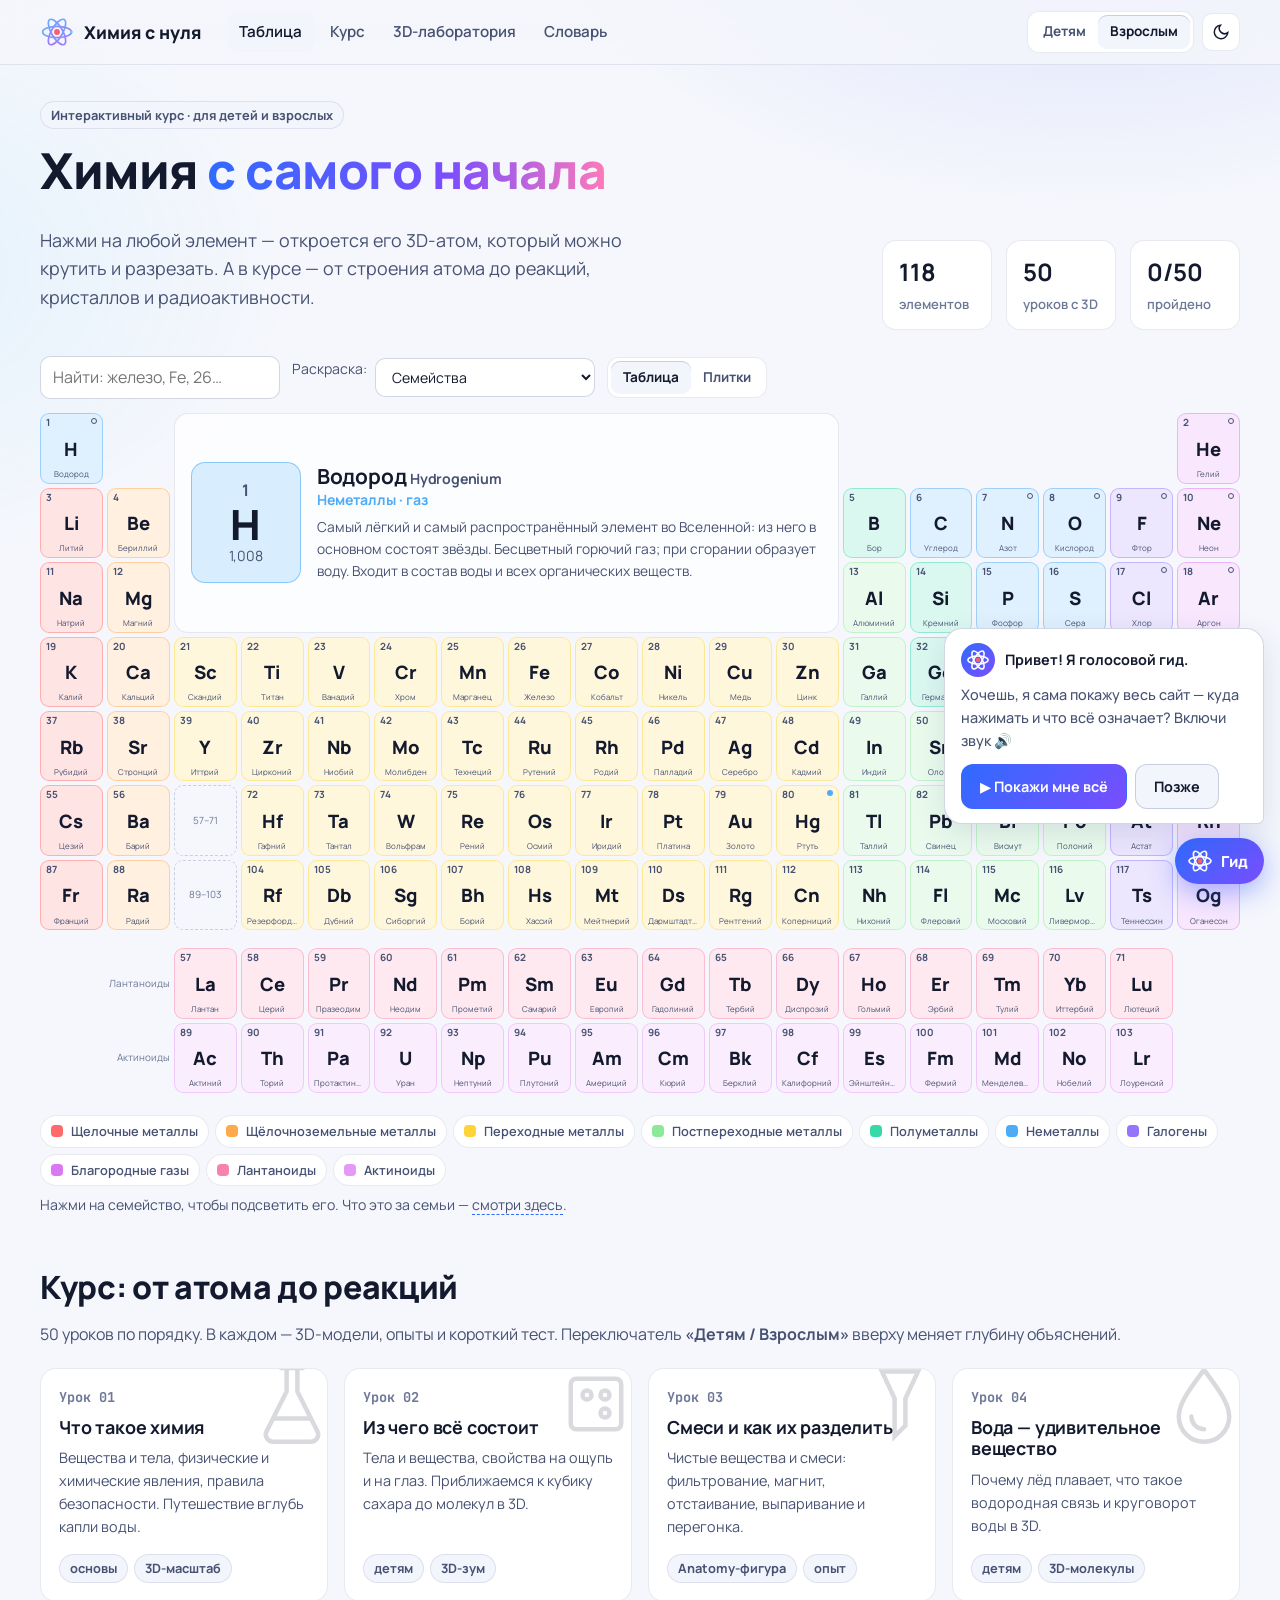
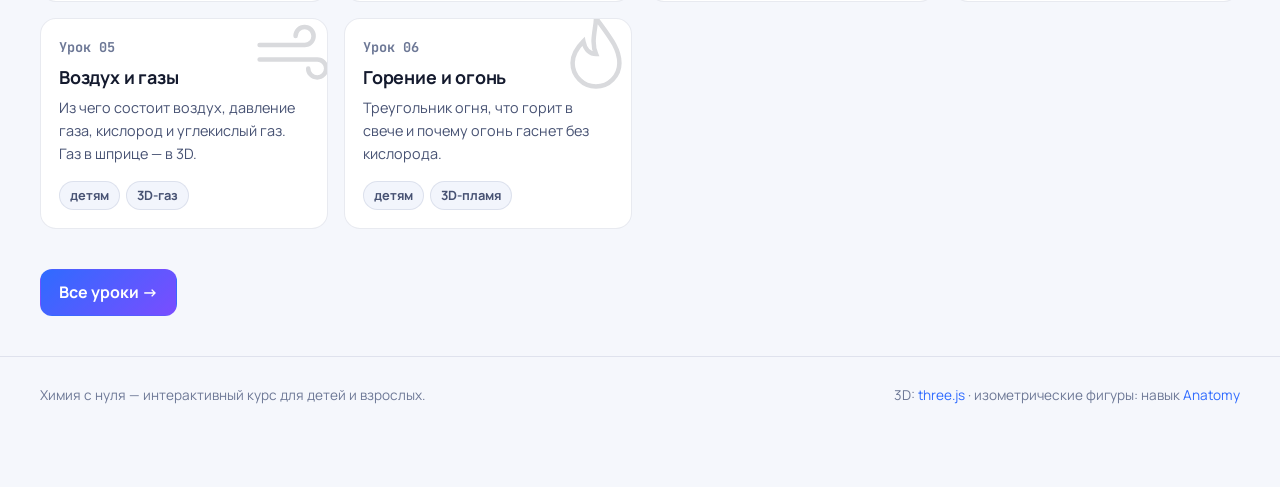
<file: index.html>
<!doctype html>
<html lang="ru">
<head>
  <meta charset="utf-8">
  <meta name="viewport" content="width=device-width, initial-scale=1">
  <title>Химия с нуля</title>
  <meta name="description" content="Интерактивный курс химии с нуля: таблица Менделеева, 3D-модели атомов, молекул и кристаллов в разрезе, опыты и тесты. Для детей и взрослых.">
  <meta property="og:type" content="website">
  <meta property="og:title" content="Химия с нуля — интерактивный курс для детей и взрослых">
  <meta property="og:description" content="Таблица Менделеева, 3D-атомы и молекулы в разрезе, опыты, тесты и голосовой гид, который всё покажет сам.">
  <meta property="og:image" content="images/banner.png">
  <meta property="og:image:width" content="1200">
  <meta property="og:image:height" content="630">
  <meta name="twitter:card" content="summary_large_image">
  <meta name="twitter:image" content="images/banner.png">
  <link rel="icon" href="data:image/svg+xml,%3Csvg xmlns='http://www.w3.org/2000/svg' viewBox='0 0 64 64'%3E%3Cg fill='none' stroke='%236ea8ff' stroke-width='4'%3E%3Cellipse cx='32' cy='32' rx='28' ry='11'/%3E%3Cellipse cx='32' cy='32' rx='28' ry='11' transform='rotate(60 32 32)'/%3E%3Cellipse cx='32' cy='32' rx='28' ry='11' transform='rotate(120 32 32)'/%3E%3C/g%3E%3Ccircle cx='32' cy='32' r='6' fill='%23ff5a6e'/%3E%3C/svg%3E">
  <link rel="preconnect" href="https://fonts.googleapis.com">
  <link rel="preconnect" href="https://fonts.gstatic.com" crossorigin>
  <link href="https://fonts.googleapis.com/css2?family=Manrope:wght@400;600;700;800&family=JetBrains+Mono:wght@500;700&display=swap&subset=cyrillic" rel="stylesheet">
  <link rel="stylesheet" href="css/style.css">
  <script>
    // тема и режим — до отрисовки, чтобы не мигало
    try {
      const t = localStorage.getItem("theme");
      if (t) document.documentElement.dataset.theme = t;
    } catch (e) {}
  </script>
  <script type="importmap">
    { "imports": {
        "three": "./js/vendor/three.module.min.js",
        "three/addons/": "./js/vendor/addons/"
    } }
  </script>
</head>
<body>
  <div class="safe-top" aria-hidden="true"></div>
  <header class="top">
    <div class="container">
      <a class="brand" href="#home">
        <svg viewBox="0 0 64 64" aria-hidden="true">
          <defs><linearGradient id="lg" x1="0" x2="1"><stop offset="0" stop-color="#6ea8ff"/><stop offset="1" stop-color="#9b7bff"/></linearGradient></defs>
          <g fill="none" stroke="url(#lg)" stroke-width="3.2">
            <ellipse cx="32" cy="32" rx="27" ry="10.5"/>
            <ellipse cx="32" cy="32" rx="27" ry="10.5" transform="rotate(60 32 32)"/>
            <ellipse cx="32" cy="32" rx="27" ry="10.5" transform="rotate(120 32 32)"/>
          </g>
          <circle cx="32" cy="32" r="5.5" fill="#ff5a6e"/>
          <circle cx="59" cy="32" r="2.6" fill="#5fd4ff"/>
        </svg>
        <span>Химия с нуля</span>
      </a>
      <nav class="nav" id="nav">
        <a href="#home" data-nav="home">Таблица</a>
        <a href="#course" data-nav="course">Курс</a>
        <a href="#lab" data-nav="lab">3D-лаборатория</a>
        <a href="#glossary" data-nav="glossary">Словарь</a>
      </nav>
      <div class="top-tools">
        <div class="seg" role="group" aria-label="Режим объяснений">
          <button data-mode="kid" title="Простые объяснения, крупнее текст">Детям</button>
          <button data-mode="adult" title="Полные объяснения с формулами">Взрослым</button>
        </div>
        <button class="icon-btn" id="themeBtn" aria-label="Сменить тему">
          <svg viewBox="0 0 24 24" fill="none" stroke="currentColor" stroke-width="2"><path d="M21 12.8A9 9 0 1 1 11.2 3a7 7 0 0 0 9.8 9.8z"/></svg>
        </button>
        <button class="icon-btn menu-btn" id="menuBtn" aria-label="Меню">
          <svg viewBox="0 0 24 24" fill="none" stroke="currentColor" stroke-width="2"><path d="M4 7h16M4 12h16M4 17h16"/></svg>
        </button>
      </div>
    </div>
  </header>

  <main id="app" class="container" tabindex="-1"></main>

  <footer>
    <div class="container">
      <div>Химия с нуля — интерактивный курс для детей и взрослых.</div>
      <div>3D: <a href="https://threejs.org" target="_blank" rel="noopener">three.js</a> · изометрические фигуры: навык <a href="https://github.com/wheresryan22/anatomy" target="_blank" rel="noopener">Anatomy</a></div>
    </div>
  </footer>

  <noscript><p style="padding:20px">Для работы сайта нужен JavaScript.</p></noscript>
  <script type="module" src="js/app.js"></script>
</body>
</html>
</file>
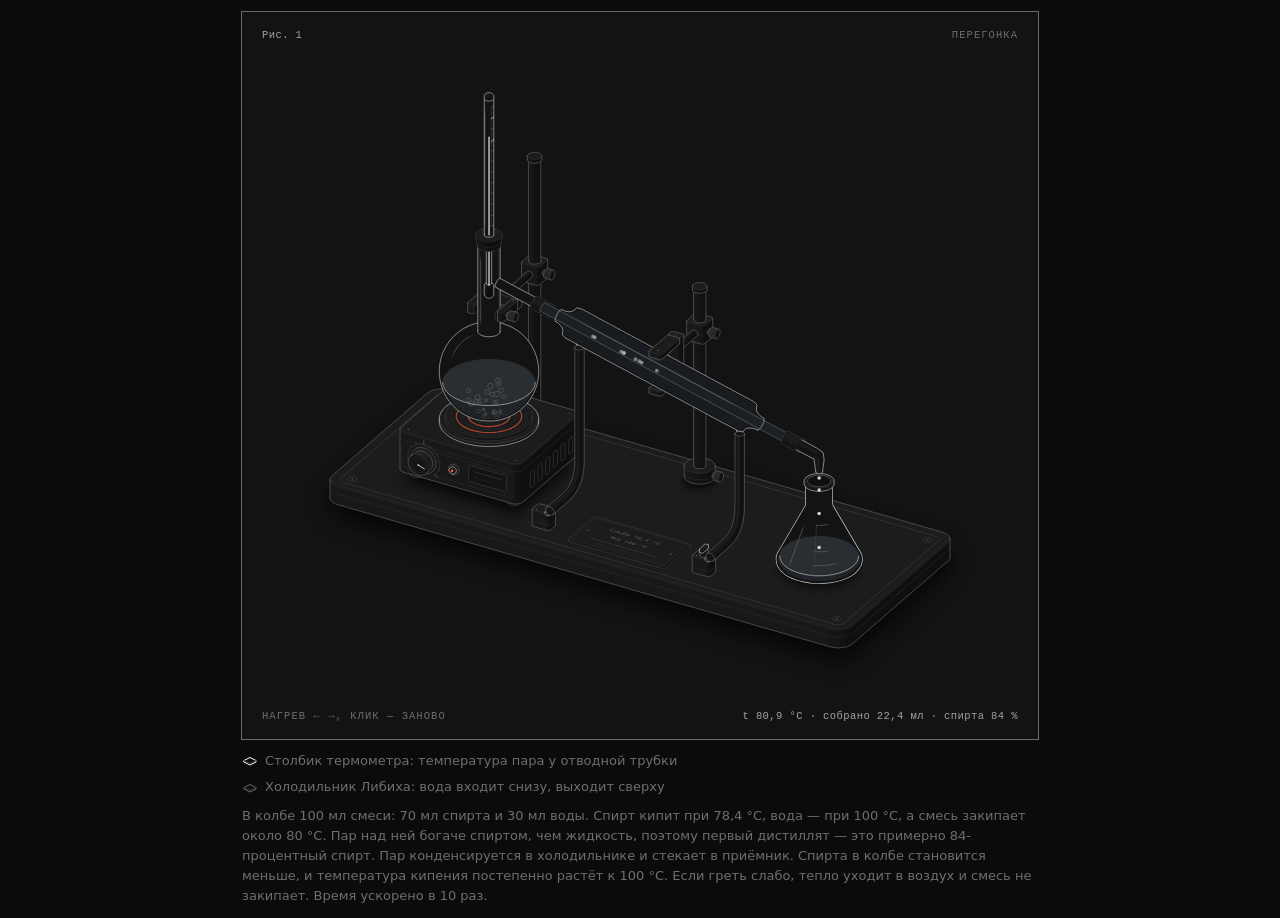
<file: figures/distillation/index.html>
<!doctype html><html lang="ru"><head><meta charset="utf-8"><meta name="viewport" content="width=device-width, initial-scale=1"><title>Перегонка</title><style>
.iso{
  --anatomy-page:#0b0b0b;--anatomy-card:#131313;--anatomy-text:#a3a3a3;--anatomy-strong:#e6e6e6;--anatomy-muted:#6e6e6e;
  --anatomy-paper:#131313;--anatomy-face:#1b1b1b;--anatomy-top:#1c1c1c;
  --anatomy-shade-0:#0f0f0f;--anatomy-shade-1:#121212;--anatomy-shade-2:#151515;--anatomy-shade-3:#181818;
  --anatomy-lit-top:#262626;--anatomy-lit-shade:#1d1d1d;
  --anatomy-hi:#d4d4d4;--anatomy-mid:#6a6a6a;--anatomy-lo:#3e3e3e;--anatomy-faint:#2a2a2a;--anatomy-lit:#ffffff;
  --anatomy-halo:#050505;--anatomy-halo-opacity:.9;--anatomy-dot:#e6e6e6;
  --anatomy-red:#ff6b6b;--anatomy-green:#6be0a0;--anatomy-blue:#6b9bff;
  --anatomy-weight:.6px;--anatomy-ease:cubic-bezier(.32,.72,0,1);
  --anatomy-mono:ui-monospace,"SF Mono",Menlo,Consolas,monospace;
  --anatomy-lift:inset 0 1px 0 0 #ffffff0a,inset 0 0 0 1px #ffffff06,0 0 0 1px #00000026,0 1px 1px -.5px #00000014,0 3px 3px -1.5px #00000014,0 6px 6px -3px #00000014,0 12px 12px -6px #00000014;
}
.iso[data-theme="light"]{
  --anatomy-page:#f2f2ef;--anatomy-card:#fbfbfa;--anatomy-text:#57575a;--anatomy-strong:#18181a;--anatomy-muted:#8c8c90;
  --anatomy-paper:#fbfbfa;--anatomy-face:#ffffff;--anatomy-top:#ffffff;
  --anatomy-shade-0:#dcdcd9;--anatomy-shade-1:#e5e5e2;--anatomy-shade-2:#ededea;--anatomy-shade-3:#f4f4f1;
  --anatomy-lit-top:#ffffff;--anatomy-lit-shade:#eeeeeb;
  --anatomy-hi:#26262a;--anatomy-mid:#8a8a8f;--anatomy-lo:#b4b4b8;--anatomy-faint:#d4d4d6;--anatomy-lit:#000000;
  --anatomy-halo:#8a8a80;--anatomy-halo-opacity:.32;--anatomy-dot:#3a3a3e;
  --anatomy-red:#e5484d;--anatomy-green:#30a46c;--anatomy-blue:#3e63dd;
  --anatomy-lift:inset 0 1px 0 0 #ffffff,0 0 0 1px #0000000f,0 1px 1px -.5px #0000000a,0 3px 3px -1.5px #0000000a,0 6px 6px -3px #0000000a,0 12px 12px -6px #0000000a;
}
.iso-svg{display:block;width:100%;height:auto;overflow:visible}
.iso-svg path,.iso-svg circle{vector-effect:non-scaling-stroke}
.iso-fill{fill:var(--anatomy-paper);stroke:none}
.iso-solid[data-lit]>.iso-fill{fill:var(--anatomy-face)}
.iso-shade,.iso-top{stroke:none}
.iso-shade[data-shade="0"]{fill:var(--anatomy-shade-0)}
.iso-shade[data-shade="1"]{fill:var(--anatomy-shade-1)}
.iso-shade[data-shade="2"]{fill:var(--anatomy-shade-2)}
.iso-shade[data-shade="3"]{fill:var(--anatomy-shade-3)}
.iso-top{fill:var(--anatomy-top)}
.iso-solid[data-lit]>.iso-top{fill:var(--anatomy-lit-top)}
.iso-solid[data-lit]>.iso-shade{fill:var(--anatomy-lit-shade)}
.iso-solid[data-seamless]>.iso-shade,.iso-solid[data-seamless]>.iso-top{stroke-width:.4;stroke-linejoin:round}
.iso-solid[data-seamless]>.iso-shade[data-shade="0"]{stroke:var(--anatomy-shade-0)}
.iso-solid[data-seamless]>.iso-shade[data-shade="1"]{stroke:var(--anatomy-shade-1)}
.iso-solid[data-seamless]>.iso-shade[data-shade="2"]{stroke:var(--anatomy-shade-2)}
.iso-solid[data-seamless]>.iso-shade[data-shade="3"]{stroke:var(--anatomy-shade-3)}
.iso-solid[data-seamless]>.iso-top{stroke:var(--anatomy-top)}
.iso-solid[data-seamless][data-lit]>.iso-top{stroke:var(--anatomy-lit-top)}
.iso-solid[data-seamless][data-lit]>.iso-shade{stroke:var(--anatomy-lit-shade)}
.iso-solid[data-lit]>.iso-edge{stroke:var(--anatomy-lit)}
.iso-halo{fill:var(--anatomy-halo);stroke:none;filter:blur(9px);opacity:var(--anatomy-halo-opacity);transform:translateY(3px)}
.iso-line{fill:none;stroke:var(--anatomy-lo);stroke-width:var(--anatomy-weight);stroke-linecap:round;stroke-linejoin:round}
.iso-line[data-tone="hi"]{stroke:var(--anatomy-hi)}
.iso-line[data-tone="mid"]{stroke:var(--anatomy-mid)}
.iso-line[data-tone="lo"]{stroke:var(--anatomy-lo)}
.iso-line[data-tone="faint"]{stroke:var(--anatomy-faint)}
.iso-line[data-tone="lit"]{stroke:var(--anatomy-lit)}
.iso-line[data-tone="red"]{stroke:var(--anatomy-red)}
.iso-line[data-tone="green"]{stroke:var(--anatomy-green)}
.iso-line[data-tone="blue"]{stroke:var(--anatomy-blue)}
.iso-line[data-dotted]{stroke-dasharray:.01 3.5;stroke-width:1}
.iso-line[data-dashed]{stroke-dasharray:3 3}
.iso-line[data-flow]{stroke-dasharray:2 6}
.iso-wire-end{fill:var(--anatomy-paper);stroke:var(--anatomy-lo);stroke-width:var(--anatomy-weight)}
.iso-wire[data-tone="hi"] .iso-wire-end{stroke:var(--anatomy-hi)}
.iso-wire[data-tone="mid"] .iso-wire-end{stroke:var(--anatomy-mid)}
.iso-wire[data-tone="faint"] .iso-wire-end{stroke:var(--anatomy-faint)}
.iso-wire[data-tone="lit"] .iso-wire-end{stroke:var(--anatomy-lit)}
.iso-dots circle{fill:var(--anatomy-dot);stroke:none;opacity:.32}
.iso-dots[data-tone="hi"] circle{opacity:.85}
.iso-dots[data-tone="mid"] circle{opacity:.45}
.iso-dots[data-tone="lo"] circle{opacity:.22}
.iso-dots[data-tone="faint"] circle{opacity:.12}
.iso-face-text{fill:var(--anatomy-mid);font-family:var(--anatomy-mono);letter-spacing:.04em}
.iso-face-text[data-tone="hi"]{fill:var(--anatomy-hi)}
.iso-face-text[data-tone="lo"]{fill:var(--anatomy-lo)}
.iso-face-text[data-tone="faint"]{fill:var(--anatomy-faint)}
.tb-body{fill:var(--anatomy-shade-2);stroke:none}
.tb-shine{fill:var(--anatomy-top);stroke:none}
.tb-shade{fill:var(--anatomy-shade-0);stroke:none}
.tb-ring{fill:none;stroke:var(--anatomy-lo);stroke-width:.45;stroke-linecap:butt;stroke-linejoin:round}
.tb-ring[data-tone="mid"]{stroke:var(--anatomy-mid)}
.tb-ring[data-tone="faint"]{stroke:var(--anatomy-faint)}
.tb-ring[data-tone="hi"]{stroke:var(--anatomy-hi)}
@keyframes iso-flow{to{stroke-dashoffset:-32}}
@keyframes iso-pulse{0%,100%{opacity:.18}12%{opacity:1}40%{opacity:.18}}
.iso-line[data-flow]{animation:iso-flow 1600ms linear infinite}
.iso-dots circle[data-pulse]{animation:iso-pulse 1600ms steps(1,end) infinite;animation-delay:var(--pulse-at,0ms)}
.iso-figure{margin:32px 0 36px}
.iso-plate{position:relative;padding:52px 24px;border-radius:0;background:var(--anatomy-card);box-shadow:0 0 0 1px var(--anatomy-mid);--anatomy-paper:var(--anatomy-card)}
.iso-plate-corners{position:absolute;inset:18px 20px;pointer-events:none}
.iso-plate-corner{position:absolute;color:var(--anatomy-muted);font-family:var(--anatomy-mono);font-size:10.5px;line-height:1;letter-spacing:.04em;white-space:nowrap}
.iso-plate-corner[data-corner="fig"]{top:0;left:0;color:var(--anatomy-text)}
.iso-plate-corner[data-corner="title"]{top:0;right:0;text-transform:uppercase;letter-spacing:.1em}
.iso-plate-corner[data-corner="hint"]{bottom:0;left:0;text-transform:uppercase;letter-spacing:.1em}
.iso-plate-corner[data-corner="readout"]{right:0;bottom:0;color:var(--anatomy-text);font-variant-numeric:tabular-nums}
.iso-plate .iso-svg{margin:0 auto}
.iso-legend{display:grid;gap:8px;margin-top:12px;color:var(--anatomy-muted);font-size:13px;line-height:1.55}
.iso-keys{display:flex;flex-wrap:wrap;gap:6px 18px}
.iso-key{display:inline-flex;align-items:center;gap:7px}
.iso-swatch{width:16px;height:10px;flex:none;overflow:visible}
.iso-swatch path{fill:none;stroke:var(--anatomy-hi);stroke-width:1;vector-effect:non-scaling-stroke;stroke-linejoin:round;stroke-linecap:round}
.iso-swatch[data-mark="raised"] path,.iso-swatch[data-mark="flat"] path{stroke:var(--anatomy-mid)}
.iso-swatch[data-mark="lit"] path{stroke:var(--anatomy-lit)}
.iso-swatch[data-mark="dim"] path{stroke:var(--anatomy-lo)}
.iso-swatch[data-mark="dotted"] path{stroke-dasharray:.01 3;stroke-width:1.4}
.iso-swatch[data-mark="dashed"] path{stroke-dasharray:3 2.5}
.iso-swatch[data-mark="red"] path{stroke:var(--anatomy-red)}
.iso-swatch[data-mark="green"] path{stroke:var(--anatomy-green)}
.iso-swatch[data-mark="blue"] path{stroke:var(--anatomy-blue)}
.iso-swatch-crease{stroke:var(--anatomy-lo)!important}
@media (max-width:560px){.iso-plate{padding:48px 12px 70px}.iso-plate-corner[data-corner="hint"]{bottom:18px}}
@media (prefers-reduced-motion:reduce){.iso-line[data-flow],.iso-dots circle[data-pulse]{animation:none}}

*{box-sizing:border-box}
html{color-scheme:dark}
body[data-theme="light"]{color-scheme:light}
body{margin:0;background:var(--anatomy-page);color:var(--anatomy-text);font:14px/1.6 ui-sans-serif,system-ui,-apple-system,"Segoe UI",sans-serif;-webkit-font-smoothing:antialiased}
.iso-page{width:min(650px,100% - 32px);margin:64px auto 96px}

.iso{--ds-liquid:#202428;--ds-liquid-top:#292e33;--ds-water:#181c20;--ds-inner:#1d2023;--ds-glow:#ff5a3c}
.iso[data-theme="light"]{--ds-liquid:#e4e8eb;--ds-liquid-top:#eef1f3;--ds-water:#eaf0f3;--ds-inner:#fbfbfa;--ds-glow:#e5484d}
.iso-page{width:100%;max-width:820px;margin:0 auto;padding:12px}
html.embed .iso-page{max-width:none}
html.embed{color-scheme:normal}
html.embed,html.embed body{background:transparent;overflow:hidden}
.iso-figure{margin:0}
.iso-stage{touch-action:pan-y;outline:none;cursor:ew-resize;-webkit-tap-highlight-color:transparent}
.iso-stage:focus-visible{outline:1px solid var(--anatomy-muted);outline-offset:6px}
.ds-liquid{fill:var(--ds-liquid);stroke:none}
.ds-liquid-top{fill:var(--ds-liquid-top);stroke:none}
.ds-water{fill:var(--ds-water);stroke:none}
.ds-inner{fill:var(--ds-inner);stroke:none}
.ds-column{stroke-width:1.1}
.ds-glow{fill:none;stroke:var(--ds-glow);stroke-width:1.2;opacity:.85}
.ds-chip{fill:var(--anatomy-paper);stroke:var(--anatomy-mid);stroke-width:.5}
.ds-bubble{fill:var(--ds-liquid-top);stroke:var(--anatomy-mid);stroke-width:.5}
.ds-drop{fill:var(--anatomy-hi);stroke:none;opacity:.55}
.ds-drip{fill:var(--anatomy-hi);stroke:none}
.ds-edge{fill:none;stroke:var(--anatomy-hi);stroke-width:1.25;stroke-linejoin:round}
.ds-void{fill:var(--anatomy-shade-0);stroke:none}
.ds-lamp{fill:var(--ds-glow);opacity:.12;transition:opacity .3s}
.ds-lamp[data-on]{opacity:.95}
@media (max-width:560px){.iso-page{padding:6px}.iso-plate{overflow:hidden}.iso-plate .iso-svg{width:116%;margin:-3% -8% -5%}}
</style></head><body class="iso" data-theme="dark"><main class="iso-page"><figure class="iso-figure"><div class="iso-plate"><div class="iso-plate-corners" aria-hidden="true"><span class="iso-plate-corner" data-corner="fig">Рис. 1</span><span class="iso-plate-corner" data-corner="title">Перегонка</span><span class="iso-plate-corner" data-corner="hint">Нагрев ← →, клик — заново</span><span class="iso-plate-corner" data-corner="readout" data-readout>t 80,9 °C · собрано 20,5 мл · спирта 84 %</span></div><div class="iso-stage" tabindex="0" role="slider" aria-label="Перегонка: стрелки меняют нагрев плитки от 0 до 100 %, пробел или Enter — заново наполнить колбу" aria-valuemin="0" aria-valuemax="100" aria-valuenow="85"><svg xmlns="http://www.w3.org/2000/svg" class="iso-svg" viewBox="0 0 600 500" role="img" aria-label="Установка для перегонки: колба Вюрца со смесью спирта и воды стоит на электроплитке и закреплена лапкой штатива. В горле колбы термометр, его шарик на уровне отводной трубки. Отводная трубка уходит в наклонный холодильник Либиха, по рубашке которого снизу вверх течёт холодная вода. Через изогнутый аллонж конденсат капает в коническую колбу-приёмник."><path class="iso-halo" d="M51.3 341.1L51.4 339.8L52 338.5L53.1 337.4L129.5 271.1L131 270.1L132.9 269.2L135.2 268.5L137.6 268.1L140.2 267.8L142.8 267.9L145.3 268.2L147.7 268.7L542.1 382.6L544.2 383.3L546 384.3L547.3 385.4L548.3 386.6L548.7 387.9L548.7 402.3L548.6 403.6L548 404.8L546.9 406L470.5 472.2L469 473.3L467.1 474.2L464.8 474.9L462.4 475.3L459.8 475.6L457.2 475.5L454.7 475.2L452.3 474.7L57.9 360.8L55.8 360.1L54 359.1L52.7 358L51.7 356.8L51.3 355.5Z"/><g class="iso-solid"><path class="iso-fill" d="M136.7 299.7L137.2 298.5L138.3 297.3L139.8 296.2L141.8 295.4L144.1 294.8L146.6 294.4L149.2 294.4L151.8 294.6L154.2 295.1L156.3 295.9L158 296.9L159.2 298.1L159.8 299.3L159.9 300.6L159.9 302.9L159.5 304.2L158.4 305.4L156.9 306.4L154.9 307.3L152.6 307.9L150.1 308.2L147.5 308.3L144.9 308L142.5 307.5L140.4 306.8L138.7 305.8L137.5 304.6L136.8 303.4L136.7 302.1Z"/><path class="iso-shade" data-shade="0" d="M158.4 305.4L156.9 306.4L156.9 304.1L158.4 303.1ZM156.9 306.4L154.9 307.3L154.9 305L156.9 304.1ZM159.9 302.9L159.5 304.2L159.5 301.9L159.9 300.6ZM159.5 304.2L158.4 305.4L158.4 303.1L159.5 301.9Z"/><path class="iso-shade" data-shade="1" d="M154.9 307.3L152.6 307.9L152.6 305.6L154.9 305ZM152.6 307.9L150.1 308.2L150.1 305.9L152.6 305.6ZM150.1 308.2L147.5 308.3L147.5 306L150.1 305.9Z"/><path class="iso-shade" data-shade="2" d="M147.5 308.3L144.9 308L144.9 305.7L147.5 306ZM144.9 308L142.5 307.5L142.5 305.2L144.9 305.7Z"/><path class="iso-shade" data-shade="3" d="M142.5 307.5L140.4 306.8L140.4 304.4L142.5 305.2ZM140.4 306.8L138.7 305.8L138.7 303.5L140.4 304.4ZM138.7 305.8L137.5 304.6L137.5 302.3L138.7 303.5ZM137.5 304.6L136.8 303.4L136.8 301.1L137.5 302.3ZM136.8 303.4L136.7 302.1L136.7 299.7L136.8 301.1Z"/><path class="iso-top" d="M158.4 303.1L156.9 304.1L154.9 305L152.6 305.6L150.1 305.9L147.5 306L144.9 305.7L142.5 305.2L140.4 304.4L138.7 303.5L137.5 302.3L136.8 301.1L136.7 299.7L137.2 298.5L138.3 297.3L139.8 296.2L141.8 295.4L144.1 294.8L146.6 294.4L149.2 294.4L151.8 294.6L154.2 295.1L156.3 295.9L158 296.9L159.2 298.1L159.8 299.3L159.9 300.6L159.5 301.9Z"/><path class="iso-line iso-crease" data-tone="faint" d="M159.9 300.6L159.5 301.9L158.4 303.1L156.9 304.1L154.9 305L152.6 305.6L150.1 305.9L147.5 306L144.9 305.7L142.5 305.2L140.4 304.4L138.7 303.5L137.5 302.3L136.8 301.1L136.7 299.7"/><path class="iso-line iso-edge" data-tone="lo" d="M136.7 299.7L137.2 298.5L138.3 297.3L139.8 296.2L141.8 295.4L144.1 294.8L146.6 294.4L149.2 294.4L151.8 294.6L154.2 295.1L156.3 295.9L158 296.9L159.2 298.1L159.8 299.3L159.9 300.6M159.9 302.9L159.5 304.2L158.4 305.4L156.9 306.4L154.9 307.3L152.6 307.9L150.1 308.2L147.5 308.3L144.9 308L142.5 307.5L140.4 306.8L138.7 305.8L137.5 304.6L136.8 303.4L136.7 302.1M136.7 299.7L136.7 302.1M159.9 300.6L159.9 302.9"/></g><g class="iso-solid"><path class="iso-fill" d="M139.4 295L139.8 294L140.6 293L141.8 292.2L143.3 291.6L145.1 291.1L147 290.9L149 290.8L151 291L152.8 291.4L154.4 292L155.8 292.8L156.7 293.7L157.2 294.6L157.3 295.6L157.3 300.5L156.9 301.5L156.1 302.4L154.9 303.2L153.4 303.9L151.6 304.4L149.7 304.6L147.7 304.7L145.7 304.5L143.9 304.1L142.2 303.5L140.9 302.7L140 301.8L139.5 300.9L139.4 299.8Z"/><path class="iso-shade" data-shade="0" d="M156.1 302.4L154.9 303.2L154.9 298.3L156.1 297.5ZM154.9 303.2L153.4 303.9L153.4 299L154.9 298.3ZM157.3 300.5L156.9 301.5L156.9 296.6L157.3 295.6ZM156.9 301.5L156.1 302.4L156.1 297.5L156.9 296.6Z"/><path class="iso-shade" data-shade="1" d="M153.4 303.9L151.6 304.4L151.6 299.5L153.4 299ZM151.6 304.4L149.7 304.6L149.7 299.7L151.6 299.5ZM149.7 304.6L147.7 304.7L147.7 299.8L149.7 299.7Z"/><path class="iso-shade" data-shade="2" d="M147.7 304.7L145.7 304.5L145.7 299.6L147.7 299.8ZM145.7 304.5L143.9 304.1L143.9 299.2L145.7 299.6Z"/><path class="iso-shade" data-shade="3" d="M143.9 304.1L142.2 303.5L142.2 298.6L143.9 299.2ZM142.2 303.5L140.9 302.7L140.9 297.8L142.2 298.6ZM140.9 302.7L140 301.8L140 296.9L140.9 297.8ZM140 301.8L139.5 300.9L139.5 296L140 296.9ZM139.5 300.9L139.4 299.8L139.4 295L139.5 296Z"/><path class="iso-top" d="M156.1 297.5L154.9 298.3L153.4 299L151.6 299.5L149.7 299.7L147.7 299.8L145.7 299.6L143.9 299.2L142.2 298.6L140.9 297.8L140 296.9L139.5 296L139.4 295L139.8 294L140.6 293L141.8 292.2L143.3 291.6L145.1 291.1L147 290.9L149 290.8L151 291L152.8 291.4L154.4 292L155.8 292.8L156.7 293.7L157.2 294.6L157.3 295.6L156.9 296.6Z"/><path class="iso-line iso-crease" data-tone="faint" d="M157.3 295.6L156.9 296.6L156.1 297.5L154.9 298.3L153.4 299L151.6 299.5L149.7 299.7L147.7 299.8L145.7 299.6L143.9 299.2L142.2 298.6L140.9 297.8L140 296.9L139.5 296L139.4 295"/><path class="iso-line iso-edge" data-tone="mid" d="M139.4 295L139.8 294L140.6 293L141.8 292.2L143.3 291.6L145.1 291.1L147 290.9L149 290.8L151 291L152.8 291.4L154.4 292L155.8 292.8L156.7 293.7L157.2 294.6L157.3 295.6M157.3 300.5L156.9 301.5L156.1 302.4L154.9 303.2L153.4 303.9L151.6 304.4L149.7 304.6L147.7 304.7L145.7 304.5L143.9 304.1L142.2 303.5L140.9 302.7L140 301.8L139.5 300.9L139.4 299.8M139.4 295L139.4 299.8M157.3 295.6L157.3 300.5"/></g><g class="iso-solid"><path class="iso-fill" d="M80.2 348.7L80.7 347.4L81.8 346.2L83.3 345.2L85.3 344.3L87.6 343.7L90.1 343.4L92.7 343.3L95.3 343.6L97.6 344.1L99.7 344.9L101.4 345.8L102.7 347L103.3 348.3L103.4 349.6L103.4 351.9L102.9 353.1L101.9 354.3L100.4 355.4L98.4 356.2L96.1 356.8L93.6 357.2L91 357.2L88.4 357L86 356.5L83.9 355.7L82.2 354.7L81 353.5L80.3 352.3L80.2 351Z"/><path class="iso-shade" data-shade="0" d="M101.9 354.3L100.4 355.4L100.4 353.1L101.9 352ZM100.4 355.4L98.4 356.2L98.4 353.9L100.4 353.1ZM103.4 351.9L102.9 353.1L102.9 350.8L103.4 349.6ZM102.9 353.1L101.9 354.3L101.9 352L102.9 350.8Z"/><path class="iso-shade" data-shade="1" d="M98.4 356.2L96.1 356.8L96.1 354.5L98.4 353.9ZM96.1 356.8L93.6 357.2L93.6 354.9L96.1 354.5ZM93.6 357.2L91 357.2L91 354.9L93.6 354.9Z"/><path class="iso-shade" data-shade="2" d="M91 357.2L88.4 357L88.4 354.7L91 354.9ZM88.4 357L86 356.5L86 354.2L88.4 354.7Z"/><path class="iso-shade" data-shade="3" d="M86 356.5L83.9 355.7L83.9 353.4L86 354.2ZM83.9 355.7L82.2 354.7L82.2 352.4L83.9 353.4ZM82.2 354.7L81 353.5L81 351.2L82.2 352.4ZM81 353.5L80.3 352.3L80.3 350L81 351.2ZM80.3 352.3L80.2 351L80.2 348.7L80.3 350Z"/><path class="iso-top" d="M101.9 352L100.4 353.1L98.4 353.9L96.1 354.5L93.6 354.9L91 354.9L88.4 354.7L86 354.2L83.9 353.4L82.2 352.4L81 351.2L80.3 350L80.2 348.7L80.7 347.4L81.8 346.2L83.3 345.2L85.3 344.3L87.6 343.7L90.1 343.4L92.7 343.3L95.3 343.6L97.6 344.1L99.7 344.9L101.4 345.8L102.7 347L103.3 348.3L103.4 349.6L102.9 350.8Z"/><path class="iso-line iso-crease" data-tone="faint" d="M103.4 349.6L102.9 350.8L101.9 352L100.4 353.1L98.4 353.9L96.1 354.5L93.6 354.9L91 354.9L88.4 354.7L86 354.2L83.9 353.4L82.2 352.4L81 351.2L80.3 350L80.2 348.7"/><path class="iso-line iso-edge" data-tone="lo" d="M80.2 348.7L80.7 347.4L81.8 346.2L83.3 345.2L85.3 344.3L87.6 343.7L90.1 343.4L92.7 343.3L95.3 343.6L97.6 344.1L99.7 344.9L101.4 345.8L102.7 347L103.3 348.3L103.4 349.6M103.4 351.9L102.9 353.1L101.9 354.3L100.4 355.4L98.4 356.2L96.1 356.8L93.6 357.2L91 357.2L88.4 357L86 356.5L83.9 355.7L82.2 354.7L81 353.5L80.3 352.3L80.2 351M80.2 348.7L80.2 351M103.4 349.6L103.4 351.9"/></g><g class="iso-solid"><path class="iso-fill" d="M82.9 343.9L83.3 342.9L84.1 342L85.3 341.2L86.8 340.5L88.6 340L90.5 339.8L92.5 339.8L94.5 339.9L96.3 340.3L97.9 340.9L99.2 341.7L100.2 342.6L100.7 343.6L100.8 344.6L100.8 349.5L100.4 350.4L99.6 351.4L98.4 352.2L96.9 352.8L95.1 353.3L93.2 353.6L91.2 353.6L89.2 353.4L87.3 353L85.7 352.4L84.4 351.6L83.5 350.8L83 349.8L82.9 348.8Z"/><path class="iso-shade" data-shade="0" d="M99.6 351.4L98.4 352.2L98.4 347.3L99.6 346.5ZM98.4 352.2L96.9 352.8L96.9 347.9L98.4 347.3ZM100.8 349.5L100.4 350.4L100.4 345.5L100.8 344.6ZM100.4 350.4L99.6 351.4L99.6 346.5L100.4 345.5Z"/><path class="iso-shade" data-shade="1" d="M96.9 352.8L95.1 353.3L95.1 348.4L96.9 347.9ZM95.1 353.3L93.2 353.6L93.2 348.7L95.1 348.4ZM93.2 353.6L91.2 353.6L91.2 348.7L93.2 348.7Z"/><path class="iso-shade" data-shade="2" d="M91.2 353.6L89.2 353.4L89.2 348.5L91.2 348.7ZM89.2 353.4L87.3 353L87.3 348.1L89.2 348.5Z"/><path class="iso-shade" data-shade="3" d="M87.3 353L85.7 352.4L85.7 347.5L87.3 348.1ZM85.7 352.4L84.4 351.6L84.4 346.8L85.7 347.5ZM84.4 351.6L83.5 350.8L83.5 345.9L84.4 346.8ZM83.5 350.8L83 349.8L83 344.9L83.5 345.9ZM83 349.8L82.9 348.8L82.9 343.9L83 344.9Z"/><path class="iso-top" d="M99.6 346.5L98.4 347.3L96.9 347.9L95.1 348.4L93.2 348.7L91.2 348.7L89.2 348.5L87.3 348.1L85.7 347.5L84.4 346.8L83.5 345.9L83 344.9L82.9 343.9L83.3 342.9L84.1 342L85.3 341.2L86.8 340.5L88.6 340L90.5 339.8L92.5 339.8L94.5 339.9L96.3 340.3L97.9 340.9L99.2 341.7L100.2 342.6L100.7 343.6L100.8 344.6L100.4 345.5Z"/><path class="iso-line iso-crease" data-tone="faint" d="M100.8 344.6L100.4 345.5L99.6 346.5L98.4 347.3L96.9 347.9L95.1 348.4L93.2 348.7L91.2 348.7L89.2 348.5L87.3 348.1L85.7 347.5L84.4 346.8L83.5 345.9L83 344.9L82.9 343.9"/><path class="iso-line iso-edge" data-tone="mid" d="M82.9 343.9L83.3 342.9L84.1 342L85.3 341.2L86.8 340.5L88.6 340L90.5 339.8L92.5 339.8L94.5 339.9L96.3 340.3L97.9 340.9L99.2 341.7L100.2 342.6L100.7 343.6L100.8 344.6M100.8 349.5L100.4 350.4L99.6 351.4L98.4 352.2L96.9 352.8L95.1 353.3L93.2 353.6L91.2 353.6L89.2 353.4L87.3 353L85.7 352.4L84.4 351.6L83.5 350.8L83 349.8L82.9 348.8M82.9 343.9L82.9 348.8M100.8 344.6L100.8 349.5"/></g><g class="iso-solid"><path class="iso-fill" d="M496.6 403.6L497.1 402.3L498.1 401.1L499.6 400.1L501.6 399.3L503.9 398.6L506.4 398.3L509 398.3L511.6 398.5L514 399L516.1 399.8L517.8 400.8L519 401.9L519.7 403.2L519.8 404.5L519.8 406.8L519.3 408.1L518.2 409.3L516.7 410.3L514.7 411.2L512.4 411.8L509.9 412.1L507.3 412.2L504.7 411.9L502.4 411.4L500.3 410.6L498.6 409.6L497.3 408.5L496.7 407.2L496.6 405.9Z"/><path class="iso-shade" data-shade="0" d="M518.2 409.3L516.7 410.3L516.7 408L518.2 407ZM516.7 410.3L514.7 411.2L514.7 408.9L516.7 408ZM519.8 406.8L519.3 408.1L519.3 405.8L519.8 404.5ZM519.3 408.1L518.2 409.3L518.2 407L519.3 405.8Z"/><path class="iso-shade" data-shade="1" d="M514.7 411.2L512.4 411.8L512.4 409.5L514.7 408.9ZM512.4 411.8L509.9 412.1L509.9 409.8L512.4 409.5ZM509.9 412.1L507.3 412.2L507.3 409.9L509.9 409.8Z"/><path class="iso-shade" data-shade="2" d="M507.3 412.2L504.7 411.9L504.7 409.6L507.3 409.9ZM504.7 411.9L502.4 411.4L502.4 409.1L504.7 409.6Z"/><path class="iso-shade" data-shade="3" d="M502.4 411.4L500.3 410.6L500.3 408.3L502.4 409.1ZM500.3 410.6L498.6 409.6L498.6 407.3L500.3 408.3ZM498.6 409.6L497.3 408.5L497.3 406.2L498.6 407.3ZM497.3 408.5L496.7 407.2L496.7 404.9L497.3 406.2ZM496.7 407.2L496.6 405.9L496.6 403.6L496.7 404.9Z"/><path class="iso-top" d="M518.2 407L516.7 408L514.7 408.9L512.4 409.5L509.9 409.8L507.3 409.9L504.7 409.6L502.4 409.1L500.3 408.3L498.6 407.3L497.3 406.2L496.7 404.9L496.6 403.6L497.1 402.3L498.1 401.1L499.6 400.1L501.6 399.3L503.9 398.6L506.4 398.3L509 398.3L511.6 398.5L514 399L516.1 399.8L517.8 400.8L519 401.9L519.7 403.2L519.8 404.5L519.3 405.8Z"/><path class="iso-line iso-crease" data-tone="faint" d="M519.8 404.5L519.3 405.8L518.2 407L516.7 408L514.7 408.9L512.4 409.5L509.9 409.8L507.3 409.9L504.7 409.6L502.4 409.1L500.3 408.3L498.6 407.3L497.3 406.2L496.7 404.9L496.6 403.6"/><path class="iso-line iso-edge" data-tone="lo" d="M496.6 403.6L497.1 402.3L498.1 401.1L499.6 400.1L501.6 399.3L503.9 398.6L506.4 398.3L509 398.3L511.6 398.5L514 399L516.1 399.8L517.8 400.8L519 401.9L519.7 403.2L519.8 404.5M519.8 406.8L519.3 408.1L518.2 409.3L516.7 410.3L514.7 411.2L512.4 411.8L509.9 412.1L507.3 412.2L504.7 411.9L502.4 411.4L500.3 410.6L498.6 409.6L497.3 408.5L496.7 407.2L496.6 405.9M496.6 403.6L496.6 405.9M519.8 404.5L519.8 406.8"/></g><g class="iso-solid"><path class="iso-fill" d="M499.2 398.8L499.6 397.8L500.4 396.9L501.6 396.1L503.1 395.5L504.9 395L506.8 394.7L508.8 394.7L510.8 394.9L512.7 395.3L514.3 395.9L515.6 396.6L516.5 397.5L517 398.5L517.1 399.5L517.1 404.4L516.7 405.4L515.9 406.3L514.7 407.1L513.2 407.8L511.4 408.2L509.5 408.5L507.5 408.5L505.5 408.3L503.7 407.9L502.1 407.3L500.8 406.6L499.8 405.7L499.3 404.7L499.2 403.7Z"/><path class="iso-shade" data-shade="0" d="M515.9 406.3L514.7 407.1L514.7 402.2L515.9 401.4ZM514.7 407.1L513.2 407.8L513.2 402.9L514.7 402.2ZM517.1 404.4L516.7 405.4L516.7 400.5L517.1 399.5ZM516.7 405.4L515.9 406.3L515.9 401.4L516.7 400.5Z"/><path class="iso-shade" data-shade="1" d="M513.2 407.8L511.4 408.2L511.4 403.3L513.2 402.9ZM511.4 408.2L509.5 408.5L509.5 403.6L511.4 403.3ZM509.5 408.5L507.5 408.5L507.5 403.6L509.5 403.6Z"/><path class="iso-shade" data-shade="2" d="M507.5 408.5L505.5 408.3L505.5 403.5L507.5 403.6ZM505.5 408.3L503.7 407.9L503.7 403L505.5 403.5Z"/><path class="iso-shade" data-shade="3" d="M503.7 407.9L502.1 407.3L502.1 402.5L503.7 403ZM502.1 407.3L500.8 406.6L500.8 401.7L502.1 402.5ZM500.8 406.6L499.8 405.7L499.8 400.8L500.8 401.7ZM499.8 405.7L499.3 404.7L499.3 399.8L499.8 400.8ZM499.3 404.7L499.2 403.7L499.2 398.8L499.3 399.8Z"/><path class="iso-top" d="M515.9 401.4L514.7 402.2L513.2 402.9L511.4 403.3L509.5 403.6L507.5 403.6L505.5 403.5L503.7 403L502.1 402.5L500.8 401.7L499.8 400.8L499.3 399.8L499.2 398.8L499.6 397.8L500.4 396.9L501.6 396.1L503.1 395.5L504.9 395L506.8 394.7L508.8 394.7L510.8 394.9L512.7 395.3L514.3 395.9L515.6 396.6L516.5 397.5L517 398.5L517.1 399.5L516.7 400.5Z"/><path class="iso-line iso-crease" data-tone="faint" d="M517.1 399.5L516.7 400.5L515.9 401.4L514.7 402.2L513.2 402.9L511.4 403.3L509.5 403.6L507.5 403.6L505.5 403.5L503.7 403L502.1 402.5L500.8 401.7L499.8 400.8L499.3 399.8L499.2 398.8"/><path class="iso-line iso-edge" data-tone="mid" d="M499.2 398.8L499.6 397.8L500.4 396.9L501.6 396.1L503.1 395.5L504.9 395L506.8 394.7L508.8 394.7L510.8 394.9L512.7 395.3L514.3 395.9L515.6 396.6L516.5 397.5L517 398.5L517.1 399.5M517.1 404.4L516.7 405.4L515.9 406.3L514.7 407.1L513.2 407.8L511.4 408.2L509.5 408.5L507.5 408.5L505.5 408.3L503.7 407.9L502.1 407.3L500.8 406.6L499.8 405.7L499.3 404.7L499.2 403.7M499.2 398.8L499.2 403.7M517.1 399.5L517.1 404.4"/></g><g class="iso-solid"><path class="iso-fill" d="M440.1 452.6L440.5 451.3L441.6 450.1L443.1 449L445.1 448.2L447.4 447.6L449.9 447.2L452.5 447.2L455.1 447.4L457.5 448L459.6 448.7L461.3 449.7L462.5 450.9L463.2 452.1L463.3 453.4L463.3 455.7L462.8 457L461.7 458.2L460.2 459.3L458.2 460.1L455.9 460.7L453.4 461L450.8 461.1L448.2 460.9L445.8 460.3L443.7 459.6L442 458.6L440.8 457.4L440.2 456.2L440.1 454.9Z"/><path class="iso-shade" data-shade="0" d="M461.7 458.2L460.2 459.3L460.2 457L461.7 455.9ZM460.2 459.3L458.2 460.1L458.2 457.8L460.2 457ZM463.3 455.7L462.8 457L462.8 454.7L463.3 453.4ZM462.8 457L461.7 458.2L461.7 455.9L462.8 454.7Z"/><path class="iso-shade" data-shade="1" d="M458.2 460.1L455.9 460.7L455.9 458.4L458.2 457.8ZM455.9 460.7L453.4 461L453.4 458.7L455.9 458.4ZM453.4 461L450.8 461.1L450.8 458.8L453.4 458.7Z"/><path class="iso-shade" data-shade="2" d="M450.8 461.1L448.2 460.9L448.2 458.6L450.8 458.8ZM448.2 460.9L445.8 460.3L445.8 458L448.2 458.6Z"/><path class="iso-shade" data-shade="3" d="M445.8 460.3L443.7 459.6L443.7 457.3L445.8 458ZM443.7 459.6L442 458.6L442 456.3L443.7 457.3ZM442 458.6L440.8 457.4L440.8 455.1L442 456.3ZM440.8 457.4L440.2 456.2L440.2 453.9L440.8 455.1ZM440.2 456.2L440.1 454.9L440.1 452.6L440.2 453.9Z"/><path class="iso-top" d="M461.7 455.9L460.2 457L458.2 457.8L455.9 458.4L453.4 458.7L450.8 458.8L448.2 458.6L445.8 458L443.7 457.3L442 456.3L440.8 455.1L440.2 453.9L440.1 452.6L440.5 451.3L441.6 450.1L443.1 449L445.1 448.2L447.4 447.6L449.9 447.2L452.5 447.2L455.1 447.4L457.5 448L459.6 448.7L461.3 449.7L462.5 450.9L463.2 452.1L463.3 453.4L462.8 454.7Z"/><path class="iso-line iso-crease" data-tone="faint" d="M463.3 453.4L462.8 454.7L461.7 455.9L460.2 457L458.2 457.8L455.9 458.4L453.4 458.7L450.8 458.8L448.2 458.6L445.8 458L443.7 457.3L442 456.3L440.8 455.1L440.2 453.9L440.1 452.6"/><path class="iso-line iso-edge" data-tone="lo" d="M440.1 452.6L440.5 451.3L441.6 450.1L443.1 449L445.1 448.2L447.4 447.6L449.9 447.2L452.5 447.2L455.1 447.4L457.5 448L459.6 448.7L461.3 449.7L462.5 450.9L463.2 452.1L463.3 453.4M463.3 455.7L462.8 457L461.7 458.2L460.2 459.3L458.2 460.1L455.9 460.7L453.4 461L450.8 461.1L448.2 460.9L445.8 460.3L443.7 459.6L442 458.6L440.8 457.4L440.2 456.2L440.1 454.9M440.1 452.6L440.1 454.9M463.3 453.4L463.3 455.7"/></g><g class="iso-solid"><path class="iso-fill" d="M442.7 447.8L443.1 446.8L443.9 445.9L445.1 445L446.6 444.4L448.4 443.9L450.3 443.7L452.3 443.6L454.3 443.8L456.1 444.2L457.8 444.8L459.1 445.6L460 446.5L460.5 447.4L460.6 448.4L460.6 453.3L460.2 454.3L459.4 455.2L458.2 456L456.7 456.7L454.9 457.2L453 457.4L451 457.5L449 457.3L447.2 456.9L445.6 456.3L444.2 455.5L443.3 454.6L442.8 453.7L442.7 452.7Z"/><path class="iso-shade" data-shade="0" d="M459.4 455.2L458.2 456L458.2 451.2L459.4 450.3ZM458.2 456L456.7 456.7L456.7 451.8L458.2 451.2ZM460.6 453.3L460.2 454.3L460.2 449.4L460.6 448.4ZM460.2 454.3L459.4 455.2L459.4 450.3L460.2 449.4Z"/><path class="iso-shade" data-shade="1" d="M456.7 456.7L454.9 457.2L454.9 452.3L456.7 451.8ZM454.9 457.2L453 457.4L453 452.5L454.9 452.3ZM453 457.4L451 457.5L451 452.6L453 452.5Z"/><path class="iso-shade" data-shade="2" d="M451 457.5L449 457.3L449 452.4L451 452.6ZM449 457.3L447.2 456.9L447.2 452L449 452.4Z"/><path class="iso-shade" data-shade="3" d="M447.2 456.9L445.6 456.3L445.6 451.4L447.2 452ZM445.6 456.3L444.2 455.5L444.2 450.6L445.6 451.4ZM444.2 455.5L443.3 454.6L443.3 449.7L444.2 450.6ZM443.3 454.6L442.8 453.7L442.8 448.8L443.3 449.7ZM442.8 453.7L442.7 452.7L442.7 447.8L442.8 448.8Z"/><path class="iso-top" d="M459.4 450.3L458.2 451.2L456.7 451.8L454.9 452.3L453 452.5L451 452.6L449 452.4L447.2 452L445.6 451.4L444.2 450.6L443.3 449.7L442.8 448.8L442.7 447.8L443.1 446.8L443.9 445.9L445.1 445L446.6 444.4L448.4 443.9L450.3 443.7L452.3 443.6L454.3 443.8L456.1 444.2L457.8 444.8L459.1 445.6L460 446.5L460.5 447.4L460.6 448.4L460.2 449.4Z"/><path class="iso-line iso-crease" data-tone="faint" d="M460.6 448.4L460.2 449.4L459.4 450.3L458.2 451.2L456.7 451.8L454.9 452.3L453 452.5L451 452.6L449 452.4L447.2 452L445.6 451.4L444.2 450.6L443.3 449.7L442.8 448.8L442.7 447.8"/><path class="iso-line iso-edge" data-tone="mid" d="M442.7 447.8L443.1 446.8L443.9 445.9L445.1 445L446.6 444.4L448.4 443.9L450.3 443.7L452.3 443.6L454.3 443.8L456.1 444.2L457.8 444.8L459.1 445.6L460 446.5L460.5 447.4L460.6 448.4M460.6 453.3L460.2 454.3L459.4 455.2L458.2 456L456.7 456.7L454.9 457.2L453 457.4L451 457.5L449 457.3L447.2 456.9L445.6 456.3L444.2 455.5L443.3 454.6L442.8 453.7L442.7 452.7M442.7 447.8L442.7 452.7M460.6 448.4L460.6 453.3"/></g><g class="iso-solid"><path class="iso-fill" d="M51.3 333.9L51.4 332.6L52 331.3L53.1 330.2L129.5 264L131 262.9L132.9 262L135.2 261.3L137.6 260.9L140.2 260.6L142.8 260.7L145.3 261L147.7 261.5L542.1 375.4L544.2 376.1L546 377.1L547.3 378.2L548.3 379.4L548.7 380.7L548.7 395.1L548.6 396.4L548 397.7L546.9 398.8L470.5 465L469 466.1L467.1 467L464.8 467.7L462.4 468.1L459.8 468.4L457.2 468.3L454.7 468L452.3 467.5L57.9 353.6L55.8 352.9L54 351.9L52.7 350.8L51.7 349.6L51.3 348.3Z"/><path class="iso-shade" data-shade="0" d="M548.7 395.1L548.6 396.4L548.6 382L548.7 380.7ZM548.6 396.4L548 397.7L548 383.3L548.6 382ZM548 397.7L546.9 398.8L546.9 384.4L548 383.3ZM546.9 398.8L470.5 465L470.5 450.7L546.9 384.4ZM470.5 465L469 466.1L469 451.7L470.5 450.7ZM469 466.1L467.1 467L467.1 452.6L469 451.7ZM467.1 467L464.8 467.7L464.8 453.3L467.1 452.6Z"/><path class="iso-shade" data-shade="1" d="M464.8 467.7L462.4 468.1L462.4 453.8L464.8 453.3ZM462.4 468.1L459.8 468.4L459.8 454L462.4 453.8Z"/><path class="iso-shade" data-shade="2" d="M459.8 468.4L457.2 468.3L457.2 453.9L459.8 454ZM457.2 468.3L454.7 468L454.7 453.6L457.2 453.9ZM454.7 468L452.3 467.5L452.3 453.1L454.7 453.6Z"/><path class="iso-shade" data-shade="3" d="M452.3 467.5L57.9 353.6L57.9 339.2L452.3 453.1ZM57.9 353.6L55.8 352.9L55.8 338.5L57.9 339.2ZM55.8 352.9L54 351.9L54 337.5L55.8 338.5ZM54 351.9L52.7 350.8L52.7 336.4L54 337.5ZM52.7 350.8L51.7 349.6L51.7 335.2L52.7 336.4ZM51.7 349.6L51.3 348.3L51.3 333.9L51.7 335.2Z"/><path class="iso-top" d="M542.1 375.4L544.2 376.1L546 377.1L547.3 378.2L548.3 379.4L548.7 380.7L548.6 382L548 383.3L546.9 384.4L470.5 450.7L469 451.7L467.1 452.6L464.8 453.3L462.4 453.8L459.8 454L457.2 453.9L454.7 453.6L452.3 453.1L57.9 339.2L55.8 338.5L54 337.5L52.7 336.4L51.7 335.2L51.3 333.9L51.4 332.6L52 331.3L53.1 330.2L129.5 264L131 262.9L132.9 262L135.2 261.3L137.6 260.9L140.2 260.6L142.8 260.7L145.3 261L147.7 261.5Z"/><path class="iso-line iso-crease" data-tone="faint" d="M548.7 380.7L548.6 382L548 383.3L546.9 384.4L470.5 450.7L469 451.7L467.1 452.6L464.8 453.3L462.4 453.8L459.8 454L457.2 453.9L454.7 453.6L452.3 453.1L57.9 339.2L55.8 338.5L54 337.5L52.7 336.4L51.7 335.2L51.3 333.9"/><path class="iso-line iso-bevel" data-tone="faint" d="M548.7 380.7L546 381.8L545.5 382.8L544.6 383.8L468.2 449.9L467 450.8L465.4 451.5L463.7 452.1L461.7 452.5L459.7 452.6L457.6 452.6L455.5 452.4L453.5 451.9L59.4 338.1L57.6 337.5L56.2 336.7L55 335.8L54.3 334.9L51.3 333.9"/><path class="iso-line" data-tone="faint" d="M548.7 386.4L548.6 387.7L548 389L546.9 390.2L470.5 456.4L469 457.5L467.1 458.4L464.8 459L462.4 459.5L459.8 459.7L457.2 459.7L454.7 459.4L452.3 458.8L57.9 345L55.8 344.2L54 343.3L52.7 342.2L51.7 341L51.3 339.7"/><path class="iso-line iso-edge" data-tone="mid" d="M51.3 333.9L51.4 332.6L52 331.3L53.1 330.2L129.5 264L131 262.9L132.9 262L135.2 261.3L137.6 260.9L140.2 260.6L142.8 260.7L145.3 261L147.7 261.5L542.1 375.4L544.2 376.1L546 377.1L547.3 378.2L548.3 379.4L548.7 380.7M548.7 395.1L548.6 396.4L548 397.7L546.9 398.8L470.5 465L469 466.1L467.1 467L464.8 467.7L462.4 468.1L459.8 468.4L457.2 468.3L454.7 468L452.3 467.5L57.9 353.6L55.8 352.9L54 351.9L52.7 350.8L51.7 349.6L51.3 348.3M548.7 380.7L548.7 395.1M51.3 333.9L51.3 348.3"/></g><path class="iso-line" data-tone="lo" d="M537.9 379L538.7 379.2L539.4 379.6L539.9 380L540.2 380.5L540.4 381L540.4 381.4L540.1 381.9L539.7 382.4L463.3 448.6L462.7 449L462 449.3L461.2 449.6L460.3 449.7L459.3 449.8L458.3 449.8L457.4 449.7L456.5 449.5L62.1 335.6L61.3 335.4L60.6 335L60.1 334.6L59.8 334.1L59.6 333.6L59.6 333.2L59.9 332.7L60.3 332.2L136.7 266L137.3 265.6L138 265.3L138.8 265L139.7 264.9L140.7 264.8L141.7 264.8L142.6 264.9L143.5 265.1Z"/><path class="iso-line" data-tone="lo" d="M145.4 270.5L144.5 271L143.2 271.3L141.8 271.4L140.4 271.1L139.4 270.7L138.7 270L138.6 269.3L139.1 268.6L140 268.1L141.3 267.8L142.7 267.7L144.1 268L145.2 268.4L145.8 269.1L145.9 269.8ZM534 382.6L533.1 383.2L531.8 383.5L530.4 383.5L529 383.3L528 382.8L527.3 382.2L527.2 381.5L527.7 380.8L528.6 380.3L529.9 380L531.3 379.9L532.7 380.1L533.8 380.6L534.4 381.3L534.5 382ZM72.3 333.8L71.4 334.3L70.1 334.6L68.7 334.7L67.3 334.5L66.2 334L65.6 333.3L65.5 332.6L66 332L66.9 331.4L68.2 331.1L69.6 331.1L71 331.3L72 331.8L72.7 332.4L72.8 333.1ZM460.9 446L460 446.5L458.7 446.8L457.3 446.9L455.9 446.6L454.8 446.2L454.2 445.5L454.1 444.8L454.6 444.1L455.5 443.6L456.8 443.3L458.2 443.2L459.6 443.5L460.6 443.9L461.3 444.6L461.4 445.3Z"/><g class="iso-dots" data-tone="mid"><circle cx="142.3" cy="269.5" r="0.5"/><circle cx="530.9" cy="381.7" r="0.5"/><circle cx="69.1" cy="332.9" r="0.5"/><circle cx="457.7" cy="445.1" r="0.5"/></g><g class="iso-solid"><path class="iso-fill" d="M242.8 381.1L243.1 380.5L262.2 364L263.1 363.5L264.4 363.3L265.6 363.5L339 384.7L339.9 385.1L340.3 385.8L340.3 386.9L339.9 387.5L320.8 404.1L319.9 404.5L318.7 404.7L317.4 404.5L244 383.4L243.1 382.9L242.8 382.3Z"/><path class="iso-shade" data-shade="0" d="M340.3 386.9L339.9 387.5L339.9 386.4L340.3 385.8ZM339.9 387.5L320.8 404.1L320.8 402.9L339.9 386.4ZM320.8 404.1L319.9 404.5L319.9 403.4L320.8 402.9Z"/><path class="iso-shade" data-shade="1" d="M319.9 404.5L318.7 404.7L318.7 403.6L319.9 403.4Z"/><path class="iso-shade" data-shade="2" d="M318.7 404.7L317.4 404.5L317.4 403.4L318.7 403.6Z"/><path class="iso-shade" data-shade="3" d="M317.4 404.5L244 383.4L244 382.2L317.4 403.4ZM244 383.4L243.1 382.9L243.1 381.8L244 382.2ZM243.1 382.9L242.8 382.3L242.8 381.1L243.1 381.8Z"/><path class="iso-top" d="M339 384.7L339.9 385.1L340.3 385.8L339.9 386.4L320.8 402.9L319.9 403.4L318.7 403.6L317.4 403.4L244 382.2L243.1 381.8L242.8 381.1L243.1 380.5L262.2 364L263.1 363.5L264.4 363.3L265.6 363.5Z"/><path class="iso-line iso-edge" data-tone="lo" d="M242.8 381.1L243.1 380.5L262.2 364L263.1 363.5L264.4 363.3L265.6 363.5L339 384.7L339.9 385.1L340.3 385.8M340.3 386.9L339.9 387.5L320.8 404.1L319.9 404.5L318.7 404.7L317.4 404.5L244 383.4L243.1 382.9L242.8 382.3M340.3 385.8L340.3 386.9M242.8 381.1L242.8 382.3"/></g><path class="iso-line" data-tone="faint" d="M337.5 385.8L318.6 402.2L245.5 381.1L264.4 364.7Z"/><text class="iso-face-text" data-tone="mid" transform="matrix(1.439 0.415 -0.831 0.72 295.251 380.208)" font-size="3.3" text-anchor="middle">C₂H₅OH  78,4 °C</text><text class="iso-face-text" data-tone="mid" transform="matrix(1.439 0.415 -0.831 0.72 290.265 384.526)" font-size="3.3" text-anchor="middle">H₂O  100 °C</text><path class="iso-line" data-tone="lo" data-free="" d="M260.6 380.3L312.4 395.2"/><path class="iso-line" data-tone="faint" data-free="" d="M266.8 384.9L301.3 394.9"/><g class="iso-dots" data-tone="mid"><circle cx="258.4" cy="373.9" r="0.5"/><circle cx="324.6" cy="393" r="0.5"/></g><path class="iso-halo" d="M202.2 292.9L202.3 291.6L202.8 290.3L203.9 289.1L205.4 288.1L207.3 287.2L209.6 286.5L212 286L214.6 285.8L217.2 285.9L219.7 286.2L222.1 286.7L224.2 287.4L226 288.4L227.4 289.5L228.3 290.7L228.7 292L228.7 292.2L228.6 293.5L228 294.7L227 295.9L225.4 297L223.5 297.9L221.3 298.6L218.9 299L216.3 299.2L213.7 299.2L211.2 298.9L208.8 298.3L206.7 297.6L204.9 296.6L203.5 295.5L202.6 294.3L202.2 293Z" style="filter:blur(3px)"/><g class="iso-solid"><path class="iso-fill" d="M203 283.6L203.2 282.7L203.8 281.7L204.6 280.8L205.8 280L207.1 279.3L208.6 278.7L210.4 278.3L212.2 277.9L214.1 277.8L216.1 277.7L218 277.9L219.9 278.1L221.7 278.6L223.3 279.1L224.7 279.8L225.9 280.6L226.8 281.4L227.5 282.3L227.8 283.3L227.9 284.3L227.9 292.9L227.6 293.9L227.1 294.8L226.2 295.7L225.1 296.5L223.8 297.2L222.2 297.8L220.5 298.3L218.7 298.6L216.7 298.8L214.8 298.8L212.8 298.7L211 298.4L209.2 298L207.6 297.4L206.2 296.8L205 296L204.1 295.1L203.4 294.2L203 293.2L203 292.3Z"/><path class="iso-shade" data-shade="0" d="M226.2 295.7L225.1 296.5L225.1 287.9L226.2 287.1ZM225.1 296.5L223.8 297.2L223.8 288.6L225.1 287.9ZM223.8 297.2L222.2 297.8L222.2 289.2L223.8 288.6ZM227.9 292.9L227.6 293.9L227.6 285.3L227.9 284.3ZM227.6 293.9L227.1 294.8L227.1 286.2L227.6 285.3ZM227.1 294.8L226.2 295.7L226.2 287.1L227.1 286.2Z"/><path class="iso-shade" data-shade="1" d="M222.2 297.8L220.5 298.3L220.5 289.6L222.2 289.2ZM220.5 298.3L218.7 298.6L218.7 290L220.5 289.6ZM218.7 298.6L216.7 298.8L216.7 290.2L218.7 290ZM216.7 298.8L214.8 298.8L214.8 290.2L216.7 290.2Z"/><path class="iso-shade" data-shade="2" d="M214.8 298.8L212.8 298.7L212.8 290.1L214.8 290.2ZM212.8 298.7L211 298.4L211 289.8L212.8 290.1ZM211 298.4L209.2 298L209.2 289.4L211 289.8Z"/><path class="iso-shade" data-shade="3" d="M209.2 298L207.6 297.4L207.6 288.8L209.2 289.4ZM207.6 297.4L206.2 296.8L206.2 288.1L207.6 288.8ZM206.2 296.8L205 296L205 287.3L206.2 288.1ZM205 296L204.1 295.1L204.1 286.5L205 287.3ZM204.1 295.1L203.4 294.2L203.4 285.6L204.1 286.5ZM203.4 294.2L203 293.2L203 284.6L203.4 285.6ZM203 293.2L203 292.3L203 283.6L203 284.6Z"/><path class="iso-top" d="M226.2 287.1L225.1 287.9L223.8 288.6L222.2 289.2L220.5 289.6L218.7 290L216.7 290.2L214.8 290.2L212.8 290.1L211 289.8L209.2 289.4L207.6 288.8L206.2 288.1L205 287.3L204.1 286.5L203.4 285.6L203 284.6L203 283.6L203.2 282.7L203.8 281.7L204.6 280.8L205.8 280L207.1 279.3L208.6 278.7L210.4 278.3L212.2 277.9L214.1 277.8L216.1 277.7L218 277.9L219.9 278.1L221.7 278.6L223.3 279.1L224.7 279.8L225.9 280.6L226.8 281.4L227.5 282.3L227.8 283.3L227.9 284.3L227.6 285.3L227.1 286.2Z"/><path class="iso-line iso-crease" data-tone="faint" d="M227.9 284.3L227.6 285.3L227.1 286.2L226.2 287.1L225.1 287.9L223.8 288.6L222.2 289.2L220.5 289.6L218.7 290L216.7 290.2L214.8 290.2L212.8 290.1L211 289.8L209.2 289.4L207.6 288.8L206.2 288.1L205 287.3L204.1 286.5L203.4 285.6L203 284.6L203 283.6"/><path class="iso-line iso-bevel" data-tone="faint" d="M227.9 284.3L226.8 285.2L226.3 286L225.5 286.9L224.5 287.6L223.2 288.3L221.8 288.8L220.2 289.3L218.4 289.6L216.7 289.7L214.8 289.8L213 289.6L211.3 289.4L209.6 289L208.1 288.5L206.8 287.8L205.7 287.1L204.8 286.3L204.2 285.5L203.9 284.6L203 283.6"/><path class="iso-line" data-tone="faint" d="M227.9 289.1L227.8 289.9L227.5 290.7L227 291.5L226.2 292.3L225.3 292.9L224.3 293.5L223 294.1L221.7 294.5L220.2 294.9L218.7 295.2L217.1 295.3L215.4 295.4L213.8 295.3L212.2 295.2L210.7 294.9L209.2 294.5L207.9 294.1L206.6 293.5L205.5 292.9L204.6 292.3L203.9 291.5L203.4 290.7L203.1 289.9L203 289.1"/><path class="iso-line iso-edge" data-tone="mid" d="M203 283.6L203.2 282.7L203.8 281.7L204.6 280.8L205.8 280L207.1 279.3L208.6 278.7L210.4 278.3L212.2 277.9L214.1 277.8L216.1 277.7L218 277.9L219.9 278.1L221.7 278.6L223.3 279.1L224.7 279.8L225.9 280.6L226.8 281.4L227.5 282.3L227.8 283.3L227.9 284.3M227.9 292.9L227.6 293.9L227.1 294.8L226.2 295.7L225.1 296.5L223.8 297.2L222.2 297.8L220.5 298.3L218.7 298.6L216.7 298.8L214.8 298.8L212.8 298.7L211 298.4L209.2 298L207.6 297.4L206.2 296.8L205 296L204.1 295.1L203.4 294.2L203 293.2L203 292.3M203 283.6L203 292.3M227.9 284.3L227.9 292.9"/></g><g class="iso-solid"><path class="iso-fill" d="M225.3 292.2L225.3 291.9L225.4 291.5L225.5 291.2L225.6 290.8L225.7 290.5L225.9 290.2L226.1 290L226.2 289.8L226.4 289.7L226.6 289.6L226.7 289.6L228.8 290.2L228.9 290.3L229 290.4L229.1 290.6L229.1 290.9L229.2 291.2L229.1 291.5L229.1 291.8L229 292.2L228.9 292.5L228.8 292.8L228.6 293.1L228.4 293.4L228.2 293.6L228.1 293.7L227.9 293.7L227.7 293.7L225.7 293.1L225.6 293.1L225.5 292.9L225.4 292.7L225.3 292.5Z"/><path class="iso-shade" data-shade="0" d="M225.7 293.1L225.6 293.1L225.5 292.9L225.4 292.7L227.4 293.3L227.5 293.5L227.6 293.6L227.7 293.7ZM227.3 292.8L227.4 292.4L227.4 292.1L227.5 291.7L227.6 291.4L227.7 291.1L227.9 290.8L228.1 290.6L228.2 290.4L228.4 290.3L228.6 290.2L228.8 290.2L228.9 290.3L229 290.4L229.1 290.6L229.1 290.9L229.2 291.2L229.1 291.5L229.1 291.8L229 292.2L228.9 292.5L228.8 292.8L228.6 293.1L228.4 293.4L228.2 293.6L228.1 293.7L227.9 293.7L227.7 293.7L227.6 293.6L227.5 293.5L227.4 293.3L227.4 293.1L227.3 292.8L228.2 292L228.2 292L228.2 292L228.2 292L228.2 292L228.2 292L228.2 292L228.2 292L228.2 292L228.2 292L228.2 292L228.2 292L228.2 292L228.2 292L228.2 292L228.2 292L228.2 292L228.2 292L228.2 292L228.2 292L228.2 292L228.2 292L228.2 292L228.2 292L228.2 292L228.2 292L228.2 292L228.2 292L228.2 292L228.2 292L228.2 292L228.2 292L228.2 292Z"/><path class="iso-shade" data-shade="1" d="M225.4 292.7L225.3 292.5L227.4 293.1L227.4 293.3Z"/><path class="iso-shade" data-shade="2" d="M225.3 292.5L225.3 292.2L225.3 291.9L227.4 292.4L227.3 292.8L227.4 293.1Z"/><path class="iso-shade" data-shade="3" d="M225.3 291.9L225.4 291.5L227.4 292.1L227.4 292.4ZM226.6 289.6L226.7 289.6L228.8 290.2L228.6 290.2Z"/><path class="iso-top" d="M225.4 291.5L225.5 291.2L225.6 290.8L225.7 290.5L225.9 290.2L226.1 290L226.2 289.8L226.4 289.7L226.6 289.6L228.6 290.2L228.4 290.3L228.2 290.4L228.1 290.6L227.9 290.8L227.7 291.1L227.6 291.4L227.5 291.7L227.4 292.1Z"/><path class="iso-line iso-crease" data-tone="faint" d="M227.7 293.7L227.4 293.1L227.5 291.8L228.1 290.6L228.8 290.2"/><path class="iso-line iso-edge" data-tone="mid" d="M225.3 292.2L225.3 291.9L225.4 291.5L225.5 291.2L225.6 290.8L225.7 290.5L225.9 290.2L226.1 290L226.2 289.8L226.4 289.7L226.6 289.6L226.7 289.6L228.8 290.2L228.9 290.3L229 290.4L229.1 290.6L229.1 290.9L229.2 291.2L229.1 291.5L229.1 291.8L229 292.2L228.9 292.5L228.8 292.8L228.6 293.1L228.4 293.4L228.2 293.6L228.1 293.7L227.9 293.7L227.7 293.7L225.7 293.1L225.6 293.1L225.5 292.9L225.4 292.7L225.3 292.5Z"/></g><g class="iso-solid"><path class="iso-fill" d="M226.3 293.7L226.3 293L226.4 292.2L226.6 291.5L226.8 290.7L227.1 290.1L227.5 289.4L227.9 288.9L228.2 288.5L228.6 288.2L229 288.1L229.4 288.1L233.7 289.4L234 289.6L234.2 289.9L234.4 290.3L234.5 290.8L234.6 291.5L234.5 292.2L234.4 292.9L234.2 293.7L234 294.4L233.7 295.1L233.3 295.7L233 296.3L232.6 296.7L232.2 296.9L231.8 297.1L231.5 297L227.1 295.8L226.8 295.6L226.6 295.3L226.4 294.9L226.3 294.3Z"/><path class="iso-shade" data-shade="0" d="M227.1 295.8L226.8 295.6L226.6 295.3L226.4 294.9L230.7 296.1L230.9 296.6L231.2 296.9L231.5 297ZM230.6 294.9L230.6 294.2L230.7 293.5L230.9 292.7L231.2 292L231.5 291.3L231.8 290.7L232.2 290.2L232.6 289.8L233 289.5L233.3 289.4L233.7 289.4L234 289.6L234.2 289.9L234.4 290.3L234.5 290.8L234.6 291.5L234.5 292.2L234.4 292.9L234.2 293.7L234 294.4L233.7 295.1L233.3 295.7L233 296.3L232.6 296.7L232.2 296.9L231.8 297.1L231.5 297L231.2 296.9L230.9 296.6L230.7 296.1L230.6 295.6L230.6 294.9L232.6 293.2L232.6 293.2L232.6 293.2L232.6 293.2L232.6 293.2L232.6 293.2L232.6 293.2L232.6 293.2L232.6 293.2L232.6 293.2L232.6 293.2L232.6 293.2L232.6 293.2L232.6 293.2L232.6 293.2L232.6 293.2L232.6 293.2L232.6 293.2L232.6 293.2L232.6 293.2L232.6 293.2L232.6 293.2L232.6 293.2L232.6 293.2L232.6 293.2L232.6 293.2L232.6 293.2L232.6 293.2L232.6 293.2L232.6 293.2L232.6 293.2L232.6 293.2L232.6 293.2Z"/><path class="iso-shade" data-shade="1" d="M226.4 294.9L226.3 294.3L230.6 295.6L230.7 296.1Z"/><path class="iso-shade" data-shade="2" d="M226.3 294.3L226.3 293.7L226.3 293L230.6 294.2L230.6 294.9L230.6 295.6Z"/><path class="iso-shade" data-shade="3" d="M226.3 293L226.4 292.2L230.7 293.5L230.6 294.2ZM229 288.1L229.4 288.1L233.7 289.4L233.3 289.4Z"/><path class="iso-top" d="M226.4 292.2L226.6 291.5L226.8 290.7L227.1 290.1L227.5 289.4L227.9 288.9L228.2 288.5L228.6 288.2L229 288.1L233.3 289.4L233 289.5L232.6 289.8L232.2 290.2L231.8 290.7L231.5 291.3L231.2 292L230.9 292.7L230.7 293.5Z"/><path class="iso-line iso-crease" data-tone="faint" d="M231.5 297L231 296.7L230.7 295.8L230.6 294.7L230.7 293.4L231.1 292.1L231.7 290.9L232.3 290L233 289.5L233.7 289.4"/><path class="iso-line" data-tone="lo" d="M226.3 293.7L230.6 294.9M226.4 292.5L230.7 293.8M226.6 291.3L231 292.6M227.1 290.2L231.4 291.4M227.6 289.2L232 290.5M226.4 294.7L230.7 295.9"/><g opacity="0.95"><path class="iso-line" data-tone="lo" d="M228.2 288.5L232.6 289.8"/></g><g opacity="0.25"><path class="iso-line" data-tone="lo" d="M228.9 288.2L233.2 289.4"/></g><g opacity="0.45"><path class="iso-line" data-tone="lo" d="M226.6 295.4L231 296.6"/></g><path class="iso-line iso-edge" data-tone="mid" d="M226.3 293.7L226.3 293L226.4 292.2L226.6 291.5L226.8 290.7L227.1 290.1L227.5 289.4L227.9 288.9L228.2 288.5L228.6 288.2L229 288.1L229.4 288.1L233.7 289.4L234 289.6L234.2 289.9L234.4 290.3L234.5 290.8L234.6 291.5L234.5 292.2L234.4 292.9L234.2 293.7L234 294.4L233.7 295.1L233.3 295.7L233 296.3L232.6 296.7L232.2 296.9L231.8 297.1L231.5 297L227.1 295.8L226.8 295.6L226.6 295.3L226.4 294.9L226.3 294.3Z"/></g><g class="iso-solid"><path class="iso-fill" d="M210.5 172.2L210.7 171.7L211.1 171.2L211.8 170.7L212.6 170.3L213.6 170.1L214.7 169.9L215.8 169.9L216.9 170L217.9 170.2L218.8 170.6L219.6 171L220.1 171.5L220.4 172L220.4 172.6L220.4 284.1L220.2 284.7L219.8 285.2L219.1 285.7L218.2 286L217.3 286.3L216.2 286.4L215.1 286.4L214 286.3L212.9 286.1L212 285.8L211.3 285.4L210.8 284.9L210.5 284.3L210.5 283.8Z"/><path class="iso-shade" data-shade="0" d="M219.8 285.2L219.1 285.7L219.1 174.1L219.8 173.7ZM219.1 285.7L218.2 286L218.2 174.5L219.1 174.1ZM220.4 284.1L220.2 284.7L220.2 173.1L220.4 172.6ZM220.2 284.7L219.8 285.2L219.8 173.7L220.2 173.1Z"/><path class="iso-shade" data-shade="1" d="M218.2 286L217.3 286.3L217.3 174.7L218.2 174.5ZM217.3 286.3L216.2 286.4L216.2 174.9L217.3 174.7ZM216.2 286.4L215.1 286.4L215.1 174.9L216.2 174.9Z"/><path class="iso-shade" data-shade="2" d="M215.1 286.4L214 286.3L214 174.8L215.1 174.9ZM214 286.3L212.9 286.1L212.9 174.6L214 174.8Z"/><path class="iso-shade" data-shade="3" d="M212.9 286.1L212 285.8L212 174.2L212.9 174.6ZM212 285.8L211.3 285.4L211.3 173.8L212 174.2ZM211.3 285.4L210.8 284.9L210.8 173.3L211.3 173.8ZM210.8 284.9L210.5 284.3L210.5 172.8L210.8 173.3ZM210.5 284.3L210.5 283.8L210.5 172.2L210.5 172.8Z"/><path class="iso-top" d="M219.8 173.7L219.1 174.1L218.2 174.5L217.3 174.7L216.2 174.9L215.1 174.9L214 174.8L212.9 174.6L212 174.2L211.3 173.8L210.8 173.3L210.5 172.8L210.5 172.2L210.7 171.7L211.1 171.2L211.8 170.7L212.6 170.3L213.6 170.1L214.7 169.9L215.8 169.9L216.9 170L217.9 170.2L218.8 170.6L219.6 171L220.1 171.5L220.4 172L220.4 172.6L220.2 173.1Z"/><path class="iso-line iso-edge" data-tone="mid" d="M210.5 172.2L210.7 171.7L211.1 171.2L211.8 170.7L212.6 170.3L213.6 170.1L214.7 169.9L215.8 169.9L216.9 170L217.9 170.2L218.8 170.6L219.6 171L220.1 171.5L220.4 172L220.4 172.6M220.4 284.1L220.2 284.7L219.8 285.2L219.1 285.7L218.2 286L217.3 286.3L216.2 286.4L215.1 286.4L214 286.3L212.9 286.1L212 285.8L211.3 285.4L210.8 284.9L210.5 284.3L210.5 283.8M210.5 172.2L210.5 283.8M220.4 172.6L220.4 284.1"/></g><g class="iso-solid"><path class="iso-fill" d="M205 159.1L205.3 158.5L211.2 153.4L212.1 153L213.3 152.8L214.6 153L224.6 155.9L225.5 156.3L225.9 157L225.9 171.3L225.5 172L219.7 177L218.8 177.5L217.6 177.6L216.3 177.5L206.2 174.6L205.3 174.1L205 173.5Z"/><path class="iso-shade" data-shade="0" d="M225.9 171.3L225.5 172L225.5 157.6L225.9 157ZM225.5 172L219.7 177L219.7 162.6L225.5 157.6ZM219.7 177L218.8 177.5L218.8 163.1L219.7 162.6Z"/><path class="iso-shade" data-shade="1" d="M218.8 177.5L217.6 177.6L217.6 163.2L218.8 163.1Z"/><path class="iso-shade" data-shade="2" d="M217.6 177.6L216.3 177.5L216.3 163.1L217.6 163.2Z"/><path class="iso-shade" data-shade="3" d="M216.3 177.5L206.2 174.6L206.2 160.2L216.3 163.1ZM206.2 174.6L205.3 174.1L205.3 159.7L206.2 160.2ZM205.3 174.1L205 173.5L205 159.1L205.3 159.7Z"/><path class="iso-top" d="M224.6 155.9L225.5 156.3L225.9 157L225.5 157.6L219.7 162.6L218.8 163.1L217.6 163.2L216.3 163.1L206.2 160.2L205.3 159.7L205 159.1L205.3 158.5L211.2 153.4L212.1 153L213.3 152.8L214.6 153Z"/><path class="iso-line iso-crease" data-tone="faint" d="M225.9 157L225.5 157.6L219.7 162.6L218.8 163.1L217.6 163.2L216.3 163.1L206.2 160.2L205.3 159.7L205 159.1"/><path class="iso-line iso-bevel" data-tone="faint" d="M225.9 157L224.8 157.4L219.1 162.4L218.4 162.7L217.6 162.8L216.6 162.7L206.8 159.8L206.1 159.5L205 159.1"/><path class="iso-line" data-tone="faint" d="M225.9 164.1L225.5 164.8L219.7 169.8L218.8 170.3L217.6 170.4L216.3 170.3L206.2 167.4L205.3 166.9L205 166.3"/><path class="iso-line iso-edge" data-tone="mid" d="M205 159.1L205.3 158.5L211.2 153.4L212.1 153L213.3 152.8L214.6 153L224.6 155.9L225.5 156.3L225.9 157M225.9 171.3L225.5 172L219.7 177L218.8 177.5L217.6 177.6L216.3 177.5L206.2 174.6L205.3 174.1L205 173.5M225.9 157L225.9 171.3M205 159.1L205 173.5"/></g><path class="iso-line" data-tone="faint" d="M220.6 159.5L219.7 160.1L218.4 160.6L217 160.9L215.4 161L213.9 160.9L212.4 160.6L211.2 160.1L210.3 159.5L209.7 158.8L209.5 158L209.7 157.2L210.3 156.5L211.2 155.9L212.4 155.4L213.9 155.1L215.4 155L217 155.1L218.4 155.4L219.7 155.9L220.6 156.5L221.2 157.2L221.4 158L221.2 158.8Z"/><g class="iso-solid"><path class="iso-fill" d="M221.7 168.1L221.7 167.8L221.8 167.4L221.9 167.1L222 166.7L222.1 166.4L222.3 166.1L222.5 165.9L222.6 165.7L222.8 165.6L223 165.5L223.1 165.5L225.2 166.1L225.3 166.2L225.4 166.3L225.5 166.5L225.5 166.8L225.6 167.1L225.5 167.4L225.5 167.7L225.4 168.1L225.3 168.4L225.2 168.7L225 169L224.8 169.3L224.7 169.5L224.5 169.6L224.3 169.6L224.1 169.6L222.1 169L222 169L221.9 168.8L221.8 168.6L221.7 168.4Z"/><path class="iso-shade" data-shade="0" d="M222.1 169L222 169L221.9 168.8L221.8 168.6L223.8 169.2L223.9 169.4L224 169.6L224.1 169.6ZM223.7 168.7L223.8 168.3L223.8 168L223.9 167.6L224 167.3L224.1 167L224.3 166.7L224.5 166.5L224.7 166.3L224.8 166.2L225 166.1L225.2 166.1L225.3 166.2L225.4 166.3L225.5 166.5L225.5 166.8L225.6 167.1L225.5 167.4L225.5 167.7L225.4 168.1L225.3 168.4L225.2 168.7L225 169L224.8 169.3L224.7 169.5L224.5 169.6L224.3 169.6L224.1 169.6L224 169.6L223.9 169.4L223.8 169.2L223.8 169L223.7 168.7L224.7 167.9L224.7 167.9L224.7 167.9L224.7 167.9L224.7 167.9L224.7 167.9L224.7 167.9L224.7 167.9L224.7 167.9L224.7 167.9L224.7 167.9L224.7 167.9L224.7 167.9L224.7 167.9L224.7 167.9L224.7 167.9L224.7 167.9L224.7 167.9L224.7 167.9L224.7 167.9L224.7 167.9L224.7 167.9L224.7 167.9L224.7 167.9L224.7 167.9L224.7 167.9L224.7 167.9L224.7 167.9L224.7 167.9L224.7 167.9L224.7 167.9L224.7 167.9L224.7 167.9Z"/><path class="iso-shade" data-shade="1" d="M221.8 168.6L221.7 168.4L223.8 169L223.8 169.2Z"/><path class="iso-shade" data-shade="2" d="M221.7 168.4L221.7 168.1L221.7 167.8L223.8 168.3L223.7 168.7L223.8 169Z"/><path class="iso-shade" data-shade="3" d="M221.7 167.8L221.8 167.4L223.8 168L223.8 168.3ZM223 165.5L223.1 165.5L225.2 166.1L225 166.1Z"/><path class="iso-top" d="M221.8 167.4L221.9 167.1L222 166.7L222.1 166.4L222.3 166.1L222.5 165.9L222.6 165.7L222.8 165.6L223 165.5L225 166.1L224.8 166.2L224.7 166.3L224.5 166.5L224.3 166.7L224.1 167L224 167.3L223.9 167.6L223.8 168Z"/><path class="iso-line iso-crease" data-tone="faint" d="M224.1 169.6L223.8 169L223.9 167.7L224.5 166.5L225.2 166.1"/><path class="iso-line iso-edge" data-tone="mid" d="M221.7 168.1L221.7 167.8L221.8 167.4L221.9 167.1L222 166.7L222.1 166.4L222.3 166.1L222.5 165.9L222.6 165.7L222.8 165.6L223 165.5L223.1 165.5L225.2 166.1L225.3 166.2L225.4 166.3L225.5 166.5L225.5 166.8L225.6 167.1L225.5 167.4L225.5 167.7L225.4 168.1L225.3 168.4L225.2 168.7L225 169L224.8 169.3L224.7 169.5L224.5 169.6L224.3 169.6L224.1 169.6L222.1 169L222 169L221.9 168.8L221.8 168.6L221.7 168.4Z"/></g><g class="iso-solid"><path class="iso-fill" d="M222.7 169.6L222.7 168.9L222.8 168.1L223 167.4L223.2 166.6L223.5 166L223.9 165.3L224.3 164.8L224.7 164.4L225 164.1L225.4 164L225.8 164L230.9 165.5L231.2 165.7L231.5 166L231.7 166.4L231.8 167L231.8 167.6L231.8 168.3L231.7 169.1L231.5 169.8L231.2 170.6L230.9 171.3L230.6 171.9L230.2 172.4L229.8 172.8L229.4 173.1L229.1 173.2L228.7 173.2L223.5 171.7L223.2 171.5L223 171.2L222.8 170.8L222.7 170.2Z"/><path class="iso-shade" data-shade="0" d="M223.5 171.7L223.2 171.5L223 171.2L222.8 170.8L228 172.3L228.2 172.7L228.4 173L228.7 173.2ZM227.8 171.1L227.9 170.4L228 169.6L228.2 168.9L228.4 168.1L228.7 167.5L229.1 166.8L229.4 166.3L229.8 165.9L230.2 165.6L230.6 165.5L230.9 165.5L231.2 165.7L231.5 166L231.7 166.4L231.8 167L231.8 167.6L231.8 168.3L231.7 169.1L231.5 169.8L231.2 170.6L230.9 171.3L230.6 171.9L230.2 172.4L229.8 172.8L229.4 173.1L229.1 173.2L228.7 173.2L228.4 173L228.2 172.7L228 172.3L227.9 171.7L227.8 171.1L229.8 169.4L229.8 169.4L229.8 169.4L229.8 169.4L229.8 169.4L229.8 169.4L229.8 169.4L229.8 169.4L229.8 169.4L229.8 169.4L229.8 169.4L229.8 169.4L229.8 169.4L229.8 169.4L229.8 169.4L229.8 169.4L229.8 169.4L229.8 169.4L229.8 169.4L229.8 169.4L229.8 169.4L229.8 169.4L229.8 169.4L229.8 169.4L229.8 169.4L229.8 169.4L229.8 169.4L229.8 169.4L229.8 169.4L229.8 169.4L229.8 169.4L229.8 169.4L229.8 169.4Z"/><path class="iso-shade" data-shade="1" d="M222.8 170.8L222.7 170.2L227.9 171.7L228 172.3Z"/><path class="iso-shade" data-shade="2" d="M222.7 170.2L222.7 169.6L222.7 168.9L227.9 170.4L227.8 171.1L227.9 171.7Z"/><path class="iso-shade" data-shade="3" d="M222.7 168.9L222.8 168.1L228 169.6L227.9 170.4ZM225.4 164L225.8 164L230.9 165.5L230.6 165.5Z"/><path class="iso-top" d="M222.8 168.1L223 167.4L223.2 166.6L223.5 166L223.9 165.3L224.3 164.8L224.7 164.4L225 164.1L225.4 164L230.6 165.5L230.2 165.6L229.8 165.9L229.4 166.3L229.1 166.8L228.7 167.5L228.4 168.1L228.2 168.9L228 169.6Z"/><path class="iso-line iso-crease" data-tone="faint" d="M228.7 173.2L228.2 172.8L227.9 172L227.8 170.9L228 169.6L228.4 168.2L228.9 167L229.6 166.1L230.3 165.6L230.9 165.5"/><path class="iso-line" data-tone="lo" d="M222.7 169.6L227.8 171.1M222.8 168.4L227.9 169.9M223 167.2L228.2 168.7M223.5 166.1L228.7 167.6M224 165.1L229.2 166.6M222.8 170.6L227.9 172.1"/><g opacity="0.95"><path class="iso-line" data-tone="lo" d="M224.7 164.4L229.8 165.9"/></g><g opacity="0.25"><path class="iso-line" data-tone="lo" d="M225.3 164.1L230.4 165.5"/></g><g opacity="0.45"><path class="iso-line" data-tone="lo" d="M223 171.3L228.2 172.8"/></g><path class="iso-line iso-edge" data-tone="mid" d="M222.7 169.6L222.7 168.9L222.8 168.1L223 167.4L223.2 166.6L223.5 166L223.9 165.3L224.3 164.8L224.7 164.4L225 164.1L225.4 164L225.8 164L230.9 165.5L231.2 165.7L231.5 166L231.7 166.4L231.8 167L231.8 167.6L231.8 168.3L231.7 169.1L231.5 169.8L231.2 170.6L230.9 171.3L230.6 171.9L230.2 172.4L229.8 172.8L229.4 173.1L229.1 173.2L228.7 173.2L223.5 171.7L223.2 171.5L223 171.2L222.8 170.8L222.7 170.2Z"/></g><g class="iso-solid"><path class="iso-fill" d="M210.5 76.5L210.7 76L211.1 75.4L211.8 75L212.6 74.6L213.6 74.4L214.7 74.2L215.8 74.2L216.9 74.3L217.9 74.5L218.8 74.9L219.6 75.3L220.1 75.8L220.4 76.3L220.4 76.9L220.4 158.2L220.2 158.7L219.8 159.3L219.1 159.7L218.2 160.1L217.3 160.3L216.2 160.5L215.1 160.5L214 160.4L212.9 160.2L212 159.8L211.3 159.4L210.8 158.9L210.5 158.4L210.5 157.8Z"/><path class="iso-shade" data-shade="0" d="M219.8 159.3L219.1 159.7L219.1 78.4L219.8 77.9ZM219.1 159.7L218.2 160.1L218.2 78.8L219.1 78.4ZM220.4 158.2L220.2 158.7L220.2 77.4L220.4 76.9ZM220.2 158.7L219.8 159.3L219.8 77.9L220.2 77.4Z"/><path class="iso-shade" data-shade="1" d="M218.2 160.1L217.3 160.3L217.3 79L218.2 78.8ZM217.3 160.3L216.2 160.5L216.2 79.2L217.3 79ZM216.2 160.5L215.1 160.5L215.1 79.2L216.2 79.2Z"/><path class="iso-shade" data-shade="2" d="M215.1 160.5L214 160.4L214 79.1L215.1 79.2ZM214 160.4L212.9 160.2L212.9 78.9L214 79.1Z"/><path class="iso-shade" data-shade="3" d="M212.9 160.2L212 159.8L212 78.5L212.9 78.9ZM212 159.8L211.3 159.4L211.3 78.1L212 78.5ZM211.3 159.4L210.8 158.9L210.8 77.6L211.3 78.1ZM210.8 158.9L210.5 158.4L210.5 77.1L210.8 77.6ZM210.5 158.4L210.5 157.8L210.5 76.5L210.5 77.1Z"/><path class="iso-top" d="M219.8 77.9L219.1 78.4L218.2 78.8L217.3 79L216.2 79.2L215.1 79.2L214 79.1L212.9 78.9L212 78.5L211.3 78.1L210.8 77.6L210.5 77.1L210.5 76.5L210.7 76L211.1 75.4L211.8 75L212.6 74.6L213.6 74.4L214.7 74.2L215.8 74.2L216.9 74.3L217.9 74.5L218.8 74.9L219.6 75.3L220.1 75.8L220.4 76.3L220.4 76.9L220.2 77.4Z"/><path class="iso-line iso-edge" data-tone="mid" d="M210.5 76.5L210.7 76L211.1 75.4L211.8 75L212.6 74.6L213.6 74.4L214.7 74.2L215.8 74.2L216.9 74.3L217.9 74.5L218.8 74.9L219.6 75.3L220.1 75.8L220.4 76.3L220.4 76.9M220.4 158.2L220.2 158.7L219.8 159.3L219.1 159.7L218.2 160.1L217.3 160.3L216.2 160.5L215.1 160.5L214 160.4L212.9 160.2L212 159.8L211.3 159.4L210.8 158.9L210.5 158.4L210.5 157.8M210.5 76.5L210.5 157.8M220.4 76.9L220.4 158.2"/></g><g class="iso-solid"><path class="iso-fill" d="M209.6 73.6L209.9 73L210.4 72.4L211.2 71.8L212.2 71.4L213.3 71.1L214.6 70.9L215.9 70.9L217.2 71L218.3 71.3L219.4 71.7L220.2 72.2L220.9 72.8L221.2 73.4L221.2 74L221.2 76.9L221 77.6L220.5 78.1L219.7 78.7L218.7 79.1L217.6 79.4L216.3 79.6L215 79.6L213.7 79.5L212.5 79.2L211.5 78.8L210.6 78.3L210 77.8L209.7 77.1L209.6 76.5Z"/><path class="iso-shade" data-shade="0" d="M220.5 78.1L219.7 78.7L219.7 75.8L220.5 75.3ZM219.7 78.7L218.7 79.1L218.7 76.2L219.7 75.8ZM221.2 76.9L221 77.6L221 74.7L221.2 74ZM221 77.6L220.5 78.1L220.5 75.3L221 74.7Z"/><path class="iso-shade" data-shade="1" d="M218.7 79.1L217.6 79.4L217.6 76.5L218.7 76.2ZM217.6 79.4L216.3 79.6L216.3 76.7L217.6 76.5ZM216.3 79.6L215 79.6L215 76.7L216.3 76.7Z"/><path class="iso-shade" data-shade="2" d="M215 79.6L213.7 79.5L213.7 76.6L215 76.7ZM213.7 79.5L212.5 79.2L212.5 76.3L213.7 76.6Z"/><path class="iso-shade" data-shade="3" d="M212.5 79.2L211.5 78.8L211.5 75.9L212.5 76.3ZM211.5 78.8L210.6 78.3L210.6 75.5L211.5 75.9ZM210.6 78.3L210 77.8L210 74.9L210.6 75.5ZM210 77.8L209.7 77.1L209.7 74.2L210 74.9ZM209.7 77.1L209.6 76.5L209.6 73.6L209.7 74.2Z"/><path class="iso-top" d="M220.5 75.3L219.7 75.8L218.7 76.2L217.6 76.5L216.3 76.7L215 76.7L213.7 76.6L212.5 76.3L211.5 75.9L210.6 75.5L210 74.9L209.7 74.2L209.6 73.6L209.9 73L210.4 72.4L211.2 71.8L212.2 71.4L213.3 71.1L214.6 70.9L215.9 70.9L217.2 71L218.3 71.3L219.4 71.7L220.2 72.2L220.9 72.8L221.2 73.4L221.2 74L221 74.7Z"/><path class="iso-line iso-crease" data-tone="faint" d="M221.2 74L221 74.7L220.5 75.3L219.7 75.8L218.7 76.2L217.6 76.5L216.3 76.7L215 76.7L213.7 76.6L212.5 76.3L211.5 75.9L210.6 75.5L210 74.9L209.7 74.2L209.6 73.6"/><path class="iso-line iso-bevel" data-tone="faint" d="M221.2 74L220.4 74.6L219.9 75.1L219.2 75.6L218.3 75.9L217.3 76.2L216.2 76.4L215.1 76.4L213.9 76.3L212.9 76L211.9 75.7L211.2 75.3L210.6 74.8L210.3 74.2L209.6 73.6"/><path class="iso-line iso-edge" data-tone="mid" d="M209.6 73.6L209.9 73L210.4 72.4L211.2 71.8L212.2 71.4L213.3 71.1L214.6 70.9L215.9 70.9L217.2 71L218.3 71.3L219.4 71.7L220.2 72.2L220.9 72.8L221.2 73.4L221.2 74M221.2 76.9L221 77.6L220.5 78.1L219.7 78.7L218.7 79.1L217.6 79.4L216.3 79.6L215 79.6L213.7 79.5L212.5 79.2L211.5 78.8L210.6 78.3L210 77.8L209.7 77.1L209.6 76.5M209.6 73.6L209.6 76.5M221.2 74L221.2 76.9"/></g><path class="iso-halo" d="M334.6 331.1L334.7 329.8L335.3 328.5L336.3 327.3L337.9 326.3L339.8 325.4L342 324.7L344.4 324.3L347 324L349.6 324.1L352.1 324.4L354.5 324.9L356.6 325.7L358.4 326.6L359.8 327.7L360.7 329L361.1 330.2L361.1 330.4L361 331.7L360.4 333L359.4 334.1L357.9 335.2L355.9 336.1L353.7 336.8L351.3 337.2L348.7 337.4L346.1 337.4L343.6 337.1L341.2 336.6L339.1 335.8L337.3 334.9L335.9 333.8L335 332.5L334.6 331.3Z" style="filter:blur(3px)"/><g class="iso-solid"><path class="iso-fill" d="M335.4 321.9L335.7 320.9L336.2 319.9L337.1 319.1L338.2 318.3L339.5 317.5L341.1 317L342.8 316.5L344.6 316.2L346.6 316L348.5 316L350.4 316.1L352.3 316.4L354.1 316.8L355.7 317.3L357.1 318L358.3 318.8L359.2 319.6L359.9 320.6L360.3 321.5L360.3 322.5L360.3 331.1L360 332.1L359.5 333L358.7 333.9L357.5 334.7L356.2 335.4L354.6 336L352.9 336.5L351.1 336.8L349.2 337L347.2 337L345.3 336.9L343.4 336.6L341.6 336.2L340 335.7L338.6 335L337.4 334.2L336.5 333.4L335.8 332.4L335.5 331.5L335.4 330.5Z"/><path class="iso-shade" data-shade="0" d="M358.7 333.9L357.5 334.7L357.5 326.1L358.7 325.3ZM357.5 334.7L356.2 335.4L356.2 326.8L357.5 326.1ZM356.2 335.4L354.6 336L354.6 327.4L356.2 326.8ZM360.3 331.1L360 332.1L360 323.5L360.3 322.5ZM360 332.1L359.5 333L359.5 324.4L360 323.5ZM359.5 333L358.7 333.9L358.7 325.3L359.5 324.4Z"/><path class="iso-shade" data-shade="1" d="M354.6 336L352.9 336.5L352.9 327.9L354.6 327.4ZM352.9 336.5L351.1 336.8L351.1 328.2L352.9 327.9ZM351.1 336.8L349.2 337L349.2 328.4L351.1 328.2ZM349.2 337L347.2 337L347.2 328.4L349.2 328.4Z"/><path class="iso-shade" data-shade="2" d="M347.2 337L345.3 336.9L345.3 328.3L347.2 328.4ZM345.3 336.9L343.4 336.6L343.4 328L345.3 328.3ZM343.4 336.6L341.6 336.2L341.6 327.6L343.4 328Z"/><path class="iso-shade" data-shade="3" d="M341.6 336.2L340 335.7L340 327L341.6 327.6ZM340 335.7L338.6 335L338.6 326.4L340 327ZM338.6 335L337.4 334.2L337.4 325.6L338.6 326.4ZM337.4 334.2L336.5 333.4L336.5 324.7L337.4 325.6ZM336.5 333.4L335.8 332.4L335.8 323.8L336.5 324.7ZM335.8 332.4L335.5 331.5L335.5 322.8L335.8 323.8ZM335.5 331.5L335.4 330.5L335.4 321.9L335.5 322.8Z"/><path class="iso-top" d="M358.7 325.3L357.5 326.1L356.2 326.8L354.6 327.4L352.9 327.9L351.1 328.2L349.2 328.4L347.2 328.4L345.3 328.3L343.4 328L341.6 327.6L340 327L338.6 326.4L337.4 325.6L336.5 324.7L335.8 323.8L335.5 322.8L335.4 321.9L335.7 320.9L336.2 319.9L337.1 319.1L338.2 318.3L339.5 317.5L341.1 317L342.8 316.5L344.6 316.2L346.6 316L348.5 316L350.4 316.1L352.3 316.4L354.1 316.8L355.7 317.3L357.1 318L358.3 318.8L359.2 319.6L359.9 320.6L360.3 321.5L360.3 322.5L360 323.5L359.5 324.4Z"/><path class="iso-line iso-crease" data-tone="faint" d="M360.3 322.5L360 323.5L359.5 324.4L358.7 325.3L357.5 326.1L356.2 326.8L354.6 327.4L352.9 327.9L351.1 328.2L349.2 328.4L347.2 328.4L345.3 328.3L343.4 328L341.6 327.6L340 327L338.6 326.4L337.4 325.6L336.5 324.7L335.8 323.8L335.5 322.8L335.4 321.9"/><path class="iso-line iso-bevel" data-tone="faint" d="M360.3 322.5L359.2 323.4L358.7 324.3L357.9 325.1L356.9 325.8L355.6 326.5L354.2 327.1L352.6 327.5L350.9 327.8L349.1 328L347.2 328L345.4 327.9L343.7 327.6L342 327.2L340.5 326.7L339.2 326.1L338.1 325.3L337.2 324.5L336.6 323.7L336.3 322.8L335.4 321.9"/><path class="iso-line" data-tone="faint" d="M360.3 327.4L360.2 328.2L359.9 329L359.4 329.7L358.7 330.5L357.7 331.2L356.7 331.8L355.4 332.3L354.1 332.8L352.6 333.1L351.1 333.4L349.5 333.5L347.9 333.6L346.2 333.5L344.6 333.4L343.1 333.1L341.6 332.8L340.3 332.3L339 331.8L338 331.2L337.1 330.5L336.3 329.7L335.8 329L335.5 328.2L335.4 327.4"/><path class="iso-line iso-edge" data-tone="mid" d="M335.4 321.9L335.7 320.9L336.2 319.9L337.1 319.1L338.2 318.3L339.5 317.5L341.1 317L342.8 316.5L344.6 316.2L346.6 316L348.5 316L350.4 316.1L352.3 316.4L354.1 316.8L355.7 317.3L357.1 318L358.3 318.8L359.2 319.6L359.9 320.6L360.3 321.5L360.3 322.5M360.3 331.1L360 332.1L359.5 333L358.7 333.9L357.5 334.7L356.2 335.4L354.6 336L352.9 336.5L351.1 336.8L349.2 337L347.2 337L345.3 336.9L343.4 336.6L341.6 336.2L340 335.7L338.6 335L337.4 334.2L336.5 333.4L335.8 332.4L335.5 331.5L335.4 330.5M335.4 321.9L335.4 330.5M360.3 322.5L360.3 331.1"/></g><g class="iso-solid"><path class="iso-fill" d="M357.7 330.4L357.8 330.1L357.8 329.7L357.9 329.4L358 329.1L358.1 328.7L358.3 328.5L358.5 328.2L358.7 328L358.8 327.9L359 327.8L359.2 327.9L361.2 328.4L361.3 328.5L361.4 328.7L361.5 328.9L361.6 329.1L361.6 329.4L361.6 329.7L361.5 330.1L361.4 330.4L361.3 330.8L361.2 331.1L361 331.4L360.8 331.6L360.7 331.8L360.5 331.9L360.3 332L360.2 332L358.1 331.4L358 331.3L357.9 331.2L357.8 331L357.8 330.7Z"/><path class="iso-shade" data-shade="0" d="M358.1 331.4L358 331.3L357.9 331.2L357.8 331L359.8 331.5L359.9 331.7L360 331.9L360.2 332ZM359.8 331L359.8 330.7L359.8 330.3L359.9 330L360 329.6L360.2 329.3L360.3 329L360.5 328.8L360.7 328.6L360.8 328.5L361 328.4L361.2 328.4L361.3 328.5L361.4 328.7L361.5 328.9L361.6 329.1L361.6 329.4L361.6 329.7L361.5 330.1L361.4 330.4L361.3 330.8L361.2 331.1L361 331.4L360.8 331.6L360.7 331.8L360.5 331.9L360.3 332L360.2 332L360 331.9L359.9 331.7L359.8 331.5L359.8 331.3L359.8 331L360.7 330.2L360.7 330.2L360.7 330.2L360.7 330.2L360.7 330.2L360.7 330.2L360.7 330.2L360.7 330.2L360.7 330.2L360.7 330.2L360.7 330.2L360.7 330.2L360.7 330.2L360.7 330.2L360.7 330.2L360.7 330.2L360.7 330.2L360.7 330.2L360.7 330.2L360.7 330.2L360.7 330.2L360.7 330.2L360.7 330.2L360.7 330.2L360.7 330.2L360.7 330.2L360.7 330.2L360.7 330.2L360.7 330.2L360.7 330.2L360.7 330.2L360.7 330.2L360.7 330.2Z"/><path class="iso-shade" data-shade="1" d="M357.8 331L357.8 330.7L359.8 331.3L359.8 331.5Z"/><path class="iso-shade" data-shade="2" d="M357.8 330.7L357.7 330.4L357.8 330.1L359.8 330.7L359.8 331L359.8 331.3Z"/><path class="iso-shade" data-shade="3" d="M357.8 330.1L357.8 329.7L359.8 330.3L359.8 330.7ZM359 327.8L359.2 327.9L361.2 328.4L361 328.4Z"/><path class="iso-top" d="M357.8 329.7L357.9 329.4L358 329.1L358.1 328.7L358.3 328.5L358.5 328.2L358.7 328L358.8 327.9L359 327.8L361 328.4L360.8 328.5L360.7 328.6L360.5 328.8L360.3 329L360.2 329.3L360 329.6L359.9 330L359.8 330.3Z"/><path class="iso-line iso-crease" data-tone="faint" d="M360.2 332L359.8 331.3L359.9 330L360.5 328.8L361.2 328.4"/><path class="iso-line iso-edge" data-tone="mid" d="M357.7 330.4L357.8 330.1L357.8 329.7L357.9 329.4L358 329.1L358.1 328.7L358.3 328.5L358.5 328.2L358.7 328L358.8 327.9L359 327.8L359.2 327.9L361.2 328.4L361.3 328.5L361.4 328.7L361.5 328.9L361.6 329.1L361.6 329.4L361.6 329.7L361.5 330.1L361.4 330.4L361.3 330.8L361.2 331.1L361 331.4L360.8 331.6L360.7 331.8L360.5 331.9L360.3 332L360.2 332L358.1 331.4L358 331.3L357.9 331.2L357.8 331L357.8 330.7Z"/></g><g class="iso-solid"><path class="iso-fill" d="M358.7 331.9L358.7 331.2L358.8 330.5L359 329.7L359.3 329L359.6 328.3L359.9 327.7L360.3 327.1L360.7 326.7L361.1 326.5L361.4 326.3L361.8 326.4L366.1 327.6L366.4 327.8L366.6 328.1L366.8 328.5L366.9 329.1L367 329.7L366.9 330.4L366.8 331.2L366.6 331.9L366.4 332.7L366.1 333.4L365.7 334L365.4 334.5L365 334.9L364.6 335.2L364.2 335.3L363.9 335.3L359.6 334L359.3 333.9L359 333.6L358.8 333.1L358.7 332.6Z"/><path class="iso-shade" data-shade="0" d="M359.6 334L359.3 333.9L359 333.6L358.8 333.1L363.1 334.4L363.3 334.8L363.6 335.1L363.9 335.3ZM363 333.2L363 332.5L363.1 331.7L363.3 331L363.6 330.2L363.9 329.5L364.2 328.9L364.6 328.4L365 328L365.4 327.7L365.7 327.6L366.1 327.6L366.4 327.8L366.6 328.1L366.8 328.5L366.9 329.1L367 329.7L366.9 330.4L366.8 331.2L366.6 331.9L366.4 332.7L366.1 333.4L365.7 334L365.4 334.5L365 334.9L364.6 335.2L364.2 335.3L363.9 335.3L363.6 335.1L363.3 334.8L363.1 334.4L363 333.8L363 333.2L365 331.4L365 331.4L365 331.4L365 331.4L365 331.4L365 331.4L365 331.4L365 331.4L365 331.4L365 331.4L365 331.4L365 331.4L365 331.4L365 331.4L365 331.4L365 331.4L365 331.4L365 331.4L365 331.4L365 331.4L365 331.4L365 331.4L365 331.4L365 331.4L365 331.4L365 331.4L365 331.4L365 331.4L365 331.4L365 331.4L365 331.4L365 331.4L365 331.4Z"/><path class="iso-shade" data-shade="1" d="M358.8 333.1L358.7 332.6L363 333.8L363.1 334.4Z"/><path class="iso-shade" data-shade="2" d="M358.7 332.6L358.7 331.9L358.7 331.2L363 332.5L363 333.2L363 333.8Z"/><path class="iso-shade" data-shade="3" d="M358.7 331.2L358.8 330.5L363.1 331.7L363 332.5ZM361.4 326.3L361.8 326.4L366.1 327.6L365.7 327.6Z"/><path class="iso-top" d="M358.8 330.5L359 329.7L359.3 329L359.6 328.3L359.9 327.7L360.3 327.1L360.7 326.7L361.1 326.5L361.4 326.3L365.7 327.6L365.4 327.7L365 328L364.6 328.4L364.2 328.9L363.9 329.5L363.6 330.2L363.3 331L363.1 331.7Z"/><path class="iso-line iso-crease" data-tone="faint" d="M363.9 335.3L363.4 334.9L363.1 334.1L363 332.9L363.2 331.6L363.5 330.3L364.1 329.1L364.8 328.2L365.5 327.7L366.1 327.6"/><path class="iso-line" data-tone="lo" d="M358.7 331.9L363 333.2M358.8 330.8L363.1 332M359.1 329.6L363.4 330.8M359.5 328.4L363.8 329.7M360 327.4L364.4 328.7M358.8 332.9L363.1 334.2"/><g opacity="0.95"><path class="iso-line" data-tone="lo" d="M360.7 326.7L365 328"/></g><g opacity="0.25"><path class="iso-line" data-tone="lo" d="M361.3 326.4L365.6 327.6"/></g><g opacity="0.45"><path class="iso-line" data-tone="lo" d="M359.1 333.6L363.4 334.9"/></g><path class="iso-line iso-edge" data-tone="mid" d="M358.7 331.9L358.7 331.2L358.8 330.5L359 329.7L359.3 329L359.6 328.3L359.9 327.7L360.3 327.1L360.7 326.7L361.1 326.5L361.4 326.3L361.8 326.4L366.1 327.6L366.4 327.8L366.6 328.1L366.8 328.5L366.9 329.1L367 329.7L366.9 330.4L366.8 331.2L366.6 331.9L366.4 332.7L366.1 333.4L365.7 334L365.4 334.5L365 334.9L364.6 335.2L364.2 335.3L363.9 335.3L359.6 334L359.3 333.9L359 333.6L358.8 333.1L358.7 332.6Z"/></g><g class="iso-solid"><path class="iso-fill" d="M342.9 219.4L343.1 218.8L343.5 218.3L344.2 217.9L345 217.5L346 217.2L347.1 217.1L348.2 217.1L349.3 217.2L350.3 217.4L351.2 217.7L352 218.2L352.5 218.7L352.8 219.2L352.8 219.8L352.8 322.4L352.6 322.9L352.2 323.4L351.5 323.9L350.7 324.2L349.7 324.5L348.6 324.6L347.5 324.7L346.4 324.6L345.4 324.3L344.5 324L343.7 323.6L343.2 323.1L342.9 322.6L342.9 322Z"/><path class="iso-shade" data-shade="0" d="M352.2 323.4L351.5 323.9L351.5 221.3L352.2 220.8ZM351.5 323.9L350.7 324.2L350.7 221.6L351.5 221.3ZM352.8 322.4L352.6 322.9L352.6 220.3L352.8 219.8ZM352.6 322.9L352.2 323.4L352.2 220.8L352.6 220.3Z"/><path class="iso-shade" data-shade="1" d="M350.7 324.2L349.7 324.5L349.7 221.9L350.7 221.6ZM349.7 324.5L348.6 324.6L348.6 222L349.7 221.9ZM348.6 324.6L347.5 324.7L347.5 222.1L348.6 222Z"/><path class="iso-shade" data-shade="2" d="M347.5 324.7L346.4 324.6L346.4 222L347.5 222.1ZM346.4 324.6L345.4 324.3L345.4 221.7L346.4 222Z"/><path class="iso-shade" data-shade="3" d="M345.4 324.3L344.5 324L344.5 221.4L345.4 221.7ZM344.5 324L343.7 323.6L343.7 221L344.5 221.4ZM343.7 323.6L343.2 323.1L343.2 220.5L343.7 221ZM343.2 323.1L342.9 322.6L342.9 219.9L343.2 220.5ZM342.9 322.6L342.9 322L342.9 219.4L342.9 219.9Z"/><path class="iso-top" d="M352.2 220.8L351.5 221.3L350.7 221.6L349.7 221.9L348.6 222L347.5 222.1L346.4 222L345.4 221.7L344.5 221.4L343.7 221L343.2 220.5L342.9 219.9L342.9 219.4L343.1 218.8L343.5 218.3L344.2 217.9L345 217.5L346 217.2L347.1 217.1L348.2 217.1L349.3 217.2L350.3 217.4L351.2 217.7L352 218.2L352.5 218.7L352.8 219.2L352.8 219.8L352.6 220.3Z"/><path class="iso-line iso-edge" data-tone="mid" d="M342.9 219.4L343.1 218.8L343.5 218.3L344.2 217.9L345 217.5L346 217.2L347.1 217.1L348.2 217.1L349.3 217.2L350.3 217.4L351.2 217.7L352 218.2L352.5 218.7L352.8 219.2L352.8 219.8M352.8 322.4L352.6 322.9L352.2 323.4L351.5 323.9L350.7 324.2L349.7 324.5L348.6 324.6L347.5 324.7L346.4 324.6L345.4 324.3L344.5 324L343.7 323.6L343.2 323.1L342.9 322.6L342.9 322M342.9 219.4L342.9 322M352.8 219.8L352.8 322.4"/></g><g class="iso-solid"><path class="iso-fill" d="M337.4 206.2L337.8 205.6L343.6 200.6L344.5 200.1L345.7 200L347 200.1L357 203L358 203.5L358.3 204.1L358.3 218.5L358 219.1L352.1 224.2L351.2 224.6L350 224.8L348.7 224.6L338.7 221.7L337.8 221.3L337.4 220.6Z"/><path class="iso-shade" data-shade="0" d="M358.3 218.5L358 219.1L358 204.7L358.3 204.1ZM358 219.1L352.1 224.2L352.1 209.8L358 204.7ZM352.1 224.2L351.2 224.6L351.2 210.2L352.1 209.8Z"/><path class="iso-shade" data-shade="1" d="M351.2 224.6L350 224.8L350 210.4L351.2 210.2Z"/><path class="iso-shade" data-shade="2" d="M350 224.8L348.7 224.6L348.7 210.2L350 210.4Z"/><path class="iso-shade" data-shade="3" d="M348.7 224.6L338.7 221.7L338.7 207.3L348.7 210.2ZM338.7 221.7L337.8 221.3L337.8 206.9L338.7 207.3ZM337.8 221.3L337.4 220.6L337.4 206.2L337.8 206.9Z"/><path class="iso-top" d="M357 203L358 203.5L358.3 204.1L358 204.7L352.1 209.8L351.2 210.2L350 210.4L348.7 210.2L338.7 207.3L337.8 206.9L337.4 206.2L337.8 205.6L343.6 200.6L344.5 200.1L345.7 200L347 200.1Z"/><path class="iso-line iso-crease" data-tone="faint" d="M358.3 204.1L358 204.7L352.1 209.8L351.2 210.2L350 210.4L348.7 210.2L338.7 207.3L337.8 206.9L337.4 206.2"/><path class="iso-line iso-bevel" data-tone="faint" d="M358.3 204.1L357.2 204.6L351.5 209.5L350.8 209.9L350 210L349.1 209.8L339.2 207L338.5 206.7L337.4 206.2"/><path class="iso-line" data-tone="faint" d="M358.3 211.3L358 211.9L352.1 217L351.2 217.4L350 217.6L348.7 217.4L338.7 214.5L337.8 214.1L337.4 213.4"/><path class="iso-line iso-edge" data-tone="mid" d="M337.4 206.2L337.8 205.6L343.6 200.6L344.5 200.1L345.7 200L347 200.1L357 203L358 203.5L358.3 204.1M358.3 218.5L358 219.1L352.1 224.2L351.2 224.6L350 224.8L348.7 224.6L338.7 221.7L337.8 221.3L337.4 220.6M358.3 204.1L358.3 218.5M337.4 206.2L337.4 220.6"/></g><path class="iso-line" data-tone="faint" d="M353 206.7L352.1 207.3L350.8 207.8L349.4 208.1L347.9 208.2L346.3 208.1L344.9 207.8L343.6 207.3L342.7 206.7L342.1 206L341.9 205.2L342.1 204.4L342.7 203.7L343.6 203.1L344.9 202.6L346.3 202.3L347.9 202.2L349.4 202.3L350.8 202.6L352.1 203.1L353 203.7L353.6 204.4L353.8 205.2L353.6 206Z"/><g class="iso-solid"><path class="iso-fill" d="M354.1 215.2L354.2 214.9L354.2 214.6L354.3 214.2L354.4 213.9L354.5 213.6L354.7 213.3L354.9 213.1L355.1 212.9L355.2 212.7L355.4 212.7L355.6 212.7L357.6 213.3L357.7 213.4L357.8 213.5L357.9 213.7L358 213.9L358 214.2L358 214.6L357.9 214.9L357.8 215.3L357.7 215.6L357.6 215.9L357.4 216.2L357.2 216.4L357.1 216.6L356.9 216.7L356.7 216.8L356.6 216.8L354.5 216.2L354.4 216.1L354.3 216L354.2 215.8L354.2 215.5Z"/><path class="iso-shade" data-shade="0" d="M354.5 216.2L354.4 216.1L354.3 216L354.2 215.8L356.2 216.4L356.3 216.6L356.4 216.7L356.6 216.8ZM356.2 215.8L356.2 215.5L356.2 215.2L356.3 214.8L356.4 214.5L356.6 214.2L356.7 213.9L356.9 213.6L357.1 213.4L357.2 213.3L357.4 213.3L357.6 213.3L357.7 213.4L357.8 213.5L357.9 213.7L358 213.9L358 214.2L358 214.6L357.9 214.9L357.8 215.3L357.7 215.6L357.6 215.9L357.4 216.2L357.2 216.4L357.1 216.6L356.9 216.7L356.7 216.8L356.6 216.8L356.4 216.7L356.3 216.6L356.2 216.4L356.2 216.1L356.2 215.8L357.1 215L357.1 215L357.1 215L357.1 215L357.1 215L357.1 215L357.1 215L357.1 215L357.1 215L357.1 215L357.1 215L357.1 215L357.1 215L357.1 215L357.1 215L357.1 215L357.1 215L357.1 215L357.1 215L357.1 215L357.1 215L357.1 215L357.1 215L357.1 215L357.1 215L357.1 215L357.1 215L357.1 215L357.1 215L357.1 215L357.1 215L357.1 215L357.1 215Z"/><path class="iso-shade" data-shade="1" d="M354.2 215.8L354.2 215.5L356.2 216.1L356.2 216.4Z"/><path class="iso-shade" data-shade="2" d="M354.2 215.5L354.1 215.2L354.2 214.9L356.2 215.5L356.2 215.8L356.2 216.1Z"/><path class="iso-shade" data-shade="3" d="M354.2 214.9L354.2 214.6L356.2 215.2L356.2 215.5ZM355.4 212.7L355.6 212.7L357.6 213.3L357.4 213.3Z"/><path class="iso-top" d="M354.2 214.6L354.3 214.2L354.4 213.9L354.5 213.6L354.7 213.3L354.9 213.1L355.1 212.9L355.2 212.7L355.4 212.7L357.4 213.3L357.2 213.3L357.1 213.4L356.9 213.6L356.7 213.9L356.6 214.2L356.4 214.5L356.3 214.8L356.2 215.2Z"/><path class="iso-line iso-crease" data-tone="faint" d="M356.6 216.8L356.2 216.1L356.3 214.8L356.9 213.6L357.6 213.3"/><path class="iso-line iso-edge" data-tone="mid" d="M354.1 215.2L354.2 214.9L354.2 214.6L354.3 214.2L354.4 213.9L354.5 213.6L354.7 213.3L354.9 213.1L355.1 212.9L355.2 212.7L355.4 212.7L355.6 212.7L357.6 213.3L357.7 213.4L357.8 213.5L357.9 213.7L358 213.9L358 214.2L358 214.6L357.9 214.9L357.8 215.3L357.7 215.6L357.6 215.9L357.4 216.2L357.2 216.4L357.1 216.6L356.9 216.7L356.7 216.8L356.6 216.8L354.5 216.2L354.4 216.1L354.3 216L354.2 215.8L354.2 215.5Z"/></g><g class="iso-solid"><path class="iso-fill" d="M355.1 216.8L355.1 216.1L355.2 215.3L355.4 214.5L355.7 213.8L356 213.1L356.3 212.5L356.7 212L357.1 211.6L357.5 211.3L357.8 211.2L358.2 211.2L363.4 212.7L363.7 212.9L363.9 213.2L364.1 213.6L364.2 214.2L364.2 214.8L364.2 215.5L364.1 216.3L363.9 217L363.7 217.7L363.4 218.4L363 219.1L362.6 219.6L362.2 220L361.9 220.3L361.5 220.4L361.1 220.4L356 218.9L355.7 218.7L355.4 218.4L355.2 217.9L355.1 217.4Z"/><path class="iso-shade" data-shade="0" d="M356 218.9L355.7 218.7L355.4 218.4L355.2 217.9L360.4 219.4L360.6 219.9L360.8 220.2L361.1 220.4ZM360.3 218.3L360.3 217.5L360.4 216.8L360.6 216L360.8 215.3L361.1 214.6L361.5 214L361.9 213.5L362.2 213.1L362.6 212.8L363 212.7L363.4 212.7L363.7 212.9L363.9 213.2L364.1 213.6L364.2 214.2L364.2 214.8L364.2 215.5L364.1 216.3L363.9 217L363.7 217.7L363.4 218.4L363 219.1L362.6 219.6L362.2 220L361.9 220.3L361.5 220.4L361.1 220.4L360.8 220.2L360.6 219.9L360.4 219.4L360.3 218.9L360.3 218.3L362.2 216.5L362.2 216.5L362.2 216.5L362.2 216.5L362.2 216.5L362.2 216.5L362.2 216.5L362.2 216.5L362.2 216.5L362.2 216.5L362.2 216.5L362.2 216.5L362.2 216.5L362.2 216.5L362.2 216.5L362.2 216.5L362.2 216.5L362.2 216.5L362.2 216.5L362.2 216.5L362.2 216.5L362.2 216.5L362.2 216.5L362.2 216.5L362.2 216.5L362.2 216.5L362.2 216.5L362.2 216.5L362.2 216.5L362.2 216.5L362.2 216.5L362.2 216.5L362.2 216.5Z"/><path class="iso-shade" data-shade="1" d="M355.2 217.9L355.1 217.4L360.3 218.9L360.4 219.4Z"/><path class="iso-shade" data-shade="2" d="M355.1 217.4L355.1 216.8L355.1 216.1L360.3 217.5L360.3 218.3L360.3 218.9Z"/><path class="iso-shade" data-shade="3" d="M355.1 216.1L355.2 215.3L360.4 216.8L360.3 217.5ZM357.8 211.2L358.2 211.2L363.4 212.7L363 212.7Z"/><path class="iso-top" d="M355.2 215.3L355.4 214.5L355.7 213.8L356 213.1L356.3 212.5L356.7 212L357.1 211.6L357.5 211.3L357.8 211.2L363 212.7L362.6 212.8L362.2 213.1L361.9 213.5L361.5 214L361.1 214.6L360.8 215.3L360.6 216L360.4 216.8Z"/><path class="iso-line iso-crease" data-tone="faint" d="M361.1 220.4L360.6 220L360.3 219.2L360.3 218L360.4 216.7L360.8 215.4L361.4 214.2L362 213.3L362.7 212.8L363.4 212.7"/><path class="iso-line" data-tone="lo" d="M355.1 216.8L360.3 218.3M355.2 215.6L360.4 217.1M355.5 214.4L360.6 215.9M355.9 213.3L361.1 214.7M356.5 212.3L361.6 213.8M355.2 217.7L360.4 219.2"/><g opacity="0.95"><path class="iso-line" data-tone="lo" d="M357.1 211.6L362.2 213.1"/></g><g opacity="0.25"><path class="iso-line" data-tone="lo" d="M357.7 211.2L362.9 212.7"/></g><g opacity="0.45"><path class="iso-line" data-tone="lo" d="M355.5 218.5L360.6 220"/></g><path class="iso-line iso-edge" data-tone="mid" d="M355.1 216.8L355.1 216.1L355.2 215.3L355.4 214.5L355.7 213.8L356 213.1L356.3 212.5L356.7 212L357.1 211.6L357.5 211.3L357.8 211.2L358.2 211.2L363.4 212.7L363.7 212.9L363.9 213.2L364.1 213.6L364.2 214.2L364.2 214.8L364.2 215.5L364.1 216.3L363.9 217L363.7 217.7L363.4 218.4L363 219.1L362.6 219.6L362.2 220L361.9 220.3L361.5 220.4L361.1 220.4L356 218.9L355.7 218.7L355.4 218.4L355.2 217.9L355.1 217.4Z"/></g><g class="iso-solid"><path class="iso-fill" d="M342.9 180.9L343.1 180.4L343.5 179.9L344.2 179.4L345 179.1L346 178.8L347.1 178.7L348.2 178.6L349.3 178.7L350.3 179L351.2 179.3L352 179.7L352.5 180.2L352.8 180.8L352.8 181.3L352.8 205.4L352.6 205.9L352.2 206.4L351.5 206.9L350.7 207.2L349.7 207.5L348.6 207.6L347.5 207.7L346.4 207.6L345.4 207.3L344.5 207L343.7 206.6L343.2 206.1L342.9 205.5L342.9 205Z"/><path class="iso-shade" data-shade="0" d="M352.2 206.4L351.5 206.9L351.5 182.8L352.2 182.4ZM351.5 206.9L350.7 207.2L350.7 183.2L351.5 182.8ZM352.8 205.4L352.6 205.9L352.6 181.9L352.8 181.3ZM352.6 205.9L352.2 206.4L352.2 182.4L352.6 181.9Z"/><path class="iso-shade" data-shade="1" d="M350.7 207.2L349.7 207.5L349.7 183.4L350.7 183.2ZM349.7 207.5L348.6 207.6L348.6 183.6L349.7 183.4ZM348.6 207.6L347.5 207.7L347.5 183.6L348.6 183.6Z"/><path class="iso-shade" data-shade="2" d="M347.5 207.7L346.4 207.6L346.4 183.5L347.5 183.6ZM346.4 207.6L345.4 207.3L345.4 183.3L346.4 183.5Z"/><path class="iso-shade" data-shade="3" d="M345.4 207.3L344.5 207L344.5 183L345.4 183.3ZM344.5 207L343.7 206.6L343.7 182.5L344.5 183ZM343.7 206.6L343.2 206.1L343.2 182L343.7 182.5ZM343.2 206.1L342.9 205.5L342.9 181.5L343.2 182ZM342.9 205.5L342.9 205L342.9 180.9L342.9 181.5Z"/><path class="iso-top" d="M352.2 182.4L351.5 182.8L350.7 183.2L349.7 183.4L348.6 183.6L347.5 183.6L346.4 183.5L345.4 183.3L344.5 183L343.7 182.5L343.2 182L342.9 181.5L342.9 180.9L343.1 180.4L343.5 179.9L344.2 179.4L345 179.1L346 178.8L347.1 178.7L348.2 178.6L349.3 178.7L350.3 179L351.2 179.3L352 179.7L352.5 180.2L352.8 180.8L352.8 181.3L352.6 181.9Z"/><path class="iso-line iso-edge" data-tone="mid" d="M342.9 180.9L343.1 180.4L343.5 179.9L344.2 179.4L345 179.1L346 178.8L347.1 178.7L348.2 178.6L349.3 178.7L350.3 179L351.2 179.3L352 179.7L352.5 180.2L352.8 180.8L352.8 181.3M352.8 205.4L352.6 205.9L352.2 206.4L351.5 206.9L350.7 207.2L349.7 207.5L348.6 207.6L347.5 207.7L346.4 207.6L345.4 207.3L344.5 207L343.7 206.6L343.2 206.1L342.9 205.5L342.9 205M342.9 180.9L342.9 205M352.8 181.3L352.8 205.4"/></g><g class="iso-solid"><path class="iso-fill" d="M342.1 178L342.3 177.4L342.8 176.8L343.6 176.3L344.6 175.8L345.7 175.5L347 175.4L348.3 175.3L349.6 175.5L350.8 175.7L351.8 176.1L352.7 176.6L353.3 177.2L353.6 177.8L353.7 178.5L353.7 181.3L353.4 182L352.9 182.6L352.1 183.1L351.1 183.5L350 183.8L348.7 184L347.4 184L346.1 183.9L344.9 183.6L343.9 183.3L343 182.8L342.4 182.2L342.1 181.6L342.1 180.9Z"/><path class="iso-shade" data-shade="0" d="M352.9 182.6L352.1 183.1L352.1 180.2L352.9 179.7ZM352.1 183.1L351.1 183.5L351.1 180.7L352.1 180.2ZM353.7 181.3L353.4 182L353.4 179.1L353.7 178.5ZM353.4 182L352.9 182.6L352.9 179.7L353.4 179.1Z"/><path class="iso-shade" data-shade="1" d="M351.1 183.5L350 183.8L350 181L351.1 180.7ZM350 183.8L348.7 184L348.7 181.1L350 181ZM348.7 184L347.4 184L347.4 181.1L348.7 181.1Z"/><path class="iso-shade" data-shade="2" d="M347.4 184L346.1 183.9L346.1 181L347.4 181.1ZM346.1 183.9L344.9 183.6L344.9 180.8L346.1 181Z"/><path class="iso-shade" data-shade="3" d="M344.9 183.6L343.9 183.3L343.9 180.4L344.9 180.8ZM343.9 183.3L343 182.8L343 179.9L343.9 180.4ZM343 182.8L342.4 182.2L342.4 179.3L343 179.9ZM342.4 182.2L342.1 181.6L342.1 178.7L342.4 179.3ZM342.1 181.6L342.1 180.9L342.1 178L342.1 178.7Z"/><path class="iso-top" d="M352.9 179.7L352.1 180.2L351.1 180.7L350 181L348.7 181.1L347.4 181.1L346.1 181L344.9 180.8L343.9 180.4L343 179.9L342.4 179.3L342.1 178.7L342.1 178L342.3 177.4L342.8 176.8L343.6 176.3L344.6 175.8L345.7 175.5L347 175.4L348.3 175.3L349.6 175.5L350.8 175.7L351.8 176.1L352.7 176.6L353.3 177.2L353.6 177.8L353.7 178.5L353.4 179.1Z"/><path class="iso-line iso-crease" data-tone="faint" d="M353.7 178.5L353.4 179.1L352.9 179.7L352.1 180.2L351.1 180.7L350 181L348.7 181.1L347.4 181.1L346.1 181L344.9 180.8L343.9 180.4L343 179.9L342.4 179.3L342.1 178.7L342.1 178"/><path class="iso-line iso-bevel" data-tone="faint" d="M353.7 178.5L352.8 179L352.3 179.5L351.6 180L350.8 180.4L349.7 180.6L348.6 180.8L347.5 180.8L346.3 180.7L345.3 180.5L344.4 180.1L343.6 179.7L343.1 179.2L342.8 178.6L342.1 178"/><path class="iso-line iso-edge" data-tone="mid" d="M342.1 178L342.3 177.4L342.8 176.8L343.6 176.3L344.6 175.8L345.7 175.5L347 175.4L348.3 175.3L349.6 175.5L350.8 175.7L351.8 176.1L352.7 176.6L353.3 177.2L353.6 177.8L353.7 178.5M353.7 181.3L353.4 182L352.9 182.6L352.1 183.1L351.1 183.5L350 183.8L348.7 184L347.4 184L346.1 183.9L344.9 183.6L343.9 183.3L343 182.8L342.4 182.2L342.1 181.6L342.1 180.9M342.1 178L342.1 180.9M353.7 178.5L353.7 181.3"/></g><g class="iso-solid"><path class="iso-fill" d="M189.6 184.6L189.6 184.1L189.8 183.7L190 183.3L190.3 183L209.5 166.4L209.8 166.2L210.3 166.1L210.8 166.1L211.3 166.2L211.8 166.4L212.3 166.7L212.7 167.1L213.1 167.5L213.4 168L213.7 168.5L213.8 169L213.9 169.6L213.8 170L213.7 170.5L213.4 170.9L213.1 171.2L194 187.7L193.6 187.9L193.2 188L192.7 188L192.2 188L191.7 187.8L191.2 187.5L190.7 187.1L190.3 186.7L190 186.2L189.8 185.7L189.6 185.1Z"/><path class="iso-shade" data-shade="0" d="M213.4 168L213.7 168.5L213.8 169L213.9 169.6L213.8 170L213.7 170.5L213.4 170.9L213.1 171.2L194 187.7L194.3 187.4L194.6 187L194.7 186.6L194.8 186.1L194.7 185.6L194.6 185.1L194.3 184.5Z"/><path class="iso-shade" data-shade="1" d="M213.1 167.5L213.4 168L194.3 184.5L194 184.1Z"/><path class="iso-shade" data-shade="2" d="M212.3 166.7L212.7 167.1L213.1 167.5L194 184.1L193.6 183.6L193.2 183.3ZM189.6 184.6L189.6 184.1L189.8 183.7L190 183.3L190.3 183L190.7 182.8L191.2 182.7L191.7 182.7L192.2 182.8L192.7 183L193.2 183.3L193.6 183.6L194 184.1L194.3 184.5L194.6 185.1L194.7 185.6L194.8 186.1L194.7 186.6L194.6 187L194.3 187.4L194 187.7L193.6 187.9L193.2 188L192.7 188L192.2 188L191.7 187.8L191.2 187.5L190.7 187.1L190.3 186.7L190 186.2L189.8 185.7L189.6 185.1L189.6 184.6L192.2 185.4L192.2 185.4L192.2 185.4L192.2 185.4L192.2 185.4L192.2 185.4L192.2 185.4L192.2 185.4L192.2 185.4L192.2 185.4L192.2 185.4L192.2 185.4L192.2 185.4L192.2 185.4L192.2 185.4L192.2 185.4L192.2 185.4L192.2 185.4L192.2 185.4L192.2 185.4L192.2 185.4L192.2 185.4L192.2 185.4L192.2 185.4L192.2 185.4L192.2 185.4L192.2 185.4L192.2 185.4L192.2 185.4L192.2 185.4L192.2 185.4L192.2 185.4L192.2 185.4Z"/><path class="iso-shade" data-shade="3" d="M211.8 166.4L212.3 166.7L193.2 183.3L192.7 183Z"/><path class="iso-top" d="M209.5 166.4L209.8 166.2L210.3 166.1L210.8 166.1L211.3 166.2L211.8 166.4L192.7 183L192.2 182.8L191.7 182.7L191.2 182.7L190.7 182.8L190.3 183Z"/><path class="iso-line iso-crease" data-tone="faint" d="M190.2 183.1L191.1 182.7L192.3 182.8L193.4 183.4L194.3 184.4L194.7 185.6L194.7 186.8L194.1 187.6"/><path class="iso-line iso-edge" data-tone="mid" d="M189.6 184.6L189.6 184.1L189.8 183.7L190 183.3L190.3 183L209.5 166.4L209.8 166.2L210.3 166.1L210.8 166.1L211.3 166.2L211.8 166.4L212.3 166.7L212.7 167.1L213.1 167.5L213.4 168L213.7 168.5L213.8 169L213.9 169.6L213.8 170L213.7 170.5L213.4 170.9L213.1 171.2L194 187.7L193.6 187.9L193.2 188L192.7 188L192.2 188L191.7 187.8L191.2 187.5L190.7 187.1L190.3 186.7L190 186.2L189.8 185.7L189.6 185.1Z"/></g><g class="iso-solid"><path class="iso-fill" d="M187.9 185.3L187.9 184.6L188.1 184.1L188.4 183.6L188.8 183.2L189.9 182.3L190.4 182L191 181.9L191.6 181.9L192.3 182L192.9 182.2L193.5 182.6L194.1 183.1L194.6 183.6L195 184.2L195.3 184.9L195.5 185.6L195.6 186.2L195.5 186.9L195.3 187.4L195 187.9L194.6 188.3L193.5 189.2L193 189.5L192.4 189.6L191.8 189.7L191.2 189.5L190.5 189.3L189.9 188.9L189.3 188.4L188.8 187.9L188.4 187.3L188.1 186.6L187.9 185.9Z"/><path class="iso-shade" data-shade="0" d="M195 184.2L195.3 184.9L195.5 185.6L195.6 186.2L195.5 186.9L195.3 187.4L195 187.9L194.6 188.3L193.5 189.2L193.9 188.9L194.2 188.4L194.4 187.8L194.5 187.2L194.4 186.5L194.2 185.8L193.9 185.2Z"/><path class="iso-shade" data-shade="1" d="M194.6 183.6L195 184.2L193.9 185.2L193.5 184.6Z"/><path class="iso-shade" data-shade="2" d="M193.5 182.6L194.1 183.1L194.6 183.6L193.5 184.6L193 184L192.4 183.5ZM187.9 185.3L187.9 184.6L188.1 184.1L188.4 183.6L188.8 183.2L189.3 182.9L189.9 182.8L190.5 182.8L191.2 182.9L191.8 183.2L192.4 183.5L193 184L193.5 184.6L193.9 185.2L194.2 185.8L194.4 186.5L194.5 187.2L194.4 187.8L194.2 188.4L193.9 188.9L193.5 189.2L193 189.5L192.4 189.6L191.8 189.7L191.2 189.5L190.5 189.3L189.9 188.9L189.3 188.4L188.8 187.9L188.4 187.3L188.1 186.6L187.9 185.9L187.9 185.3L191.2 186.2L191.2 186.2L191.2 186.2L191.2 186.2L191.2 186.2L191.2 186.2L191.2 186.2L191.2 186.2L191.2 186.2L191.2 186.2L191.2 186.2L191.2 186.2L191.2 186.2L191.2 186.2L191.2 186.2L191.2 186.2L191.2 186.2L191.2 186.2L191.2 186.2L191.2 186.2L191.2 186.2L191.2 186.2L191.2 186.2L191.2 186.2L191.2 186.2L191.2 186.2L191.2 186.2L191.2 186.2L191.2 186.2L191.2 186.2L191.2 186.2L191.2 186.2L191.2 186.2Z"/><path class="iso-shade" data-shade="3" d="M192.9 182.2L193.5 182.6L192.4 183.5L191.8 183.2Z"/><path class="iso-top" d="M189.9 182.3L190.4 182L191 181.9L191.6 181.9L192.3 182L192.9 182.2L191.8 183.2L191.2 182.9L190.5 182.8L189.9 182.8L189.3 182.9L188.8 183.2Z"/><path class="iso-line iso-crease" data-tone="faint" d="M188.7 183.3L189.6 182.9L190.6 182.8L191.8 183.2L192.9 183.9L193.7 184.9L194.3 186L194.5 187.2L194.3 188.3L193.7 189.1"/><path class="iso-line iso-edge" data-tone="mid" d="M187.9 185.3L187.9 184.6L188.1 184.1L188.4 183.6L188.8 183.2L189.9 182.3L190.4 182L191 181.9L191.6 181.9L192.3 182L192.9 182.2L193.5 182.6L194.1 183.1L194.6 183.6L195 184.2L195.3 184.9L195.5 185.6L195.6 186.2L195.5 186.9L195.3 187.4L195 187.9L194.6 188.3L193.5 189.2L193 189.5L192.4 189.6L191.8 189.7L191.2 189.5L190.5 189.3L189.9 188.9L189.3 188.4L188.8 187.9L188.4 187.3L188.1 186.6L187.9 185.9Z"/></g><g class="iso-solid"><path class="iso-fill" d="M174.2 180.9L174.5 180.5L176.1 179L176.7 178.7L177.6 178.6L178.4 178.7L204.3 186.2L204.9 186.5L205.1 186.9L205.1 194.1L204.9 194.6L203.2 196L202.6 196.3L201.8 196.4L201 196.3L175.1 188.8L174.5 188.5L174.2 188.1Z"/><path class="iso-shade" data-shade="0" d="M205.1 194.1L204.9 194.6L204.9 187.4L205.1 186.9ZM204.9 194.6L203.2 196L203.2 188.8L204.9 187.4ZM203.2 196L202.6 196.3L202.6 189.1L203.2 188.8Z"/><path class="iso-shade" data-shade="1" d="M202.6 196.3L201.8 196.4L201.8 189.2L202.6 189.1Z"/><path class="iso-shade" data-shade="2" d="M201.8 196.4L201 196.3L201 189.1L201.8 189.2Z"/><path class="iso-shade" data-shade="3" d="M201 196.3L175.1 188.8L175.1 181.6L201 189.1ZM175.1 188.8L174.5 188.5L174.5 181.3L175.1 181.6ZM174.5 188.5L174.2 188.1L174.2 180.9L174.5 181.3Z"/><path class="iso-top" d="M204.3 186.2L204.9 186.5L205.1 186.9L204.9 187.4L203.2 188.8L202.6 189.1L201.8 189.2L201 189.1L175.1 181.6L174.5 181.3L174.2 180.9L174.5 180.5L176.1 179L176.7 178.7L177.6 178.6L178.4 178.7Z"/><path class="iso-line iso-crease" data-tone="faint" d="M205.1 186.9L204.9 187.4L203.2 188.8L202.6 189.1L201.8 189.2L201 189.1L175.1 181.6L174.5 181.3L174.2 180.9"/><path class="iso-line iso-bevel" data-tone="faint" d="M205.1 186.9L204.3 187.2L202.7 188.6L202.3 188.8L201.8 188.9L201.2 188.8L175.5 181.4L175 181.2L174.2 180.9"/><path class="iso-line iso-edge" data-tone="mid" d="M174.2 180.9L174.5 180.5L176.1 179L176.7 178.7L177.6 178.6L178.4 178.7L204.3 186.2L204.9 186.5L205.1 186.9M205.1 194.1L204.9 194.6L203.2 196L202.6 196.3L201.8 196.4L201 196.3L175.1 188.8L174.5 188.5L174.2 188.1M205.1 186.9L205.1 194.1M174.2 180.9L174.2 188.1"/></g><g class="iso-solid"><path class="iso-fill" d="M161.8 191.7L162 191.3L172.8 181.9L173.4 181.6L174.2 181.5L175.1 181.6L177.1 182.2L177.7 182.5L177.9 182.9L177.9 190.1L177.7 190.5L166.9 199.9L166.3 200.2L165.4 200.3L164.6 200.2L162.6 199.6L162 199.3L161.8 198.9Z"/><path class="iso-shade" data-shade="0" d="M177.9 190.1L177.7 190.5L177.7 183.3L177.9 182.9ZM177.7 190.5L166.9 199.9L166.9 192.7L177.7 183.3ZM166.9 199.9L166.3 200.2L166.3 193L166.9 192.7Z"/><path class="iso-shade" data-shade="1" d="M166.3 200.2L165.4 200.3L165.4 193.1L166.3 193Z"/><path class="iso-shade" data-shade="2" d="M165.4 200.3L164.6 200.2L164.6 193L165.4 193.1Z"/><path class="iso-shade" data-shade="3" d="M164.6 200.2L162.6 199.6L162.6 192.4L164.6 193ZM162.6 199.6L162 199.3L162 192.1L162.6 192.4ZM162 199.3L161.8 198.9L161.8 191.7L162 192.1Z"/><path class="iso-top" d="M177.1 182.2L177.7 182.5L177.9 182.9L177.7 183.3L166.9 192.7L166.3 193L165.4 193.1L164.6 193L162.6 192.4L162 192.1L161.8 191.7L162 191.3L172.8 181.9L173.4 181.6L174.2 181.5L175.1 181.6Z"/><path class="iso-line iso-crease" data-tone="faint" d="M177.9 182.9L177.7 183.3L166.9 192.7L166.3 193L165.4 193.1L164.6 193L162.6 192.4L162 192.1L161.8 191.7"/><path class="iso-line iso-bevel" data-tone="faint" d="M177.9 182.9L177.1 183.2L166.4 192.5L165.9 192.7L165.4 192.8L164.9 192.7L163 192.2L162.6 191.9L161.8 191.7"/><path class="iso-line iso-edge" data-tone="mid" d="M161.8 191.7L162 191.3L172.8 181.9L173.4 181.6L174.2 181.5L175.1 181.6L177.1 182.2L177.7 182.5L177.9 182.9M177.9 190.1L177.7 190.5L166.9 199.9L166.3 200.2L165.4 200.3L164.6 200.2L162.6 199.6L162 199.3L161.8 198.9M177.9 182.9L177.9 190.1M161.8 191.7L161.8 198.9"/></g><g class="iso-solid"><path class="iso-fill" d="M166.3 194.2L166.4 194L172.4 188.8L172.8 188.7L173.3 188.7L173.9 188.9L174.2 189.1L174.2 194.5L174.1 194.8L168.1 200L167.7 200.1L167.2 200.1L166.6 199.9L166.3 199.7Z"/><path class="iso-shade" data-shade="0" d="M174.2 194.5L174.1 194.8L174.1 189.3L174.2 189.1ZM174.1 194.8L168.1 200L168.1 194.5L174.1 189.3ZM168.1 200L167.7 200.1L167.7 194.6L168.1 194.5Z"/><path class="iso-shade" data-shade="2" d="M167.7 200.1L167.2 200.1L167.2 194.6L167.7 194.6Z"/><path class="iso-shade" data-shade="3" d="M167.2 200.1L166.6 199.9L166.6 194.4L167.2 194.6ZM166.6 199.9L166.3 199.7L166.3 194.2L166.6 194.4Z"/><path class="iso-top" d="M173.9 188.9L174.2 189.1L174.1 189.3L168.1 194.5L167.7 194.6L167.2 194.6L166.6 194.4L166.3 194.2L166.4 194L172.4 188.8L172.8 188.7L173.3 188.7Z"/><path class="iso-line iso-edge" data-tone="lo" d="M166.3 194.2L166.4 194L172.4 188.8L172.8 188.7L173.3 188.7L173.9 188.9L174.2 189.1M174.2 194.5L174.1 194.8L168.1 200L167.7 200.1L167.2 200.1L166.6 199.9L166.3 199.7M174.2 189.1L174.2 194.5M166.3 194.2L166.3 199.7"/></g><g class="iso-dots" data-tone="mid"><circle cx="182.5" cy="181.8" r="0.45"/></g><path class="iso-halo" d="M110.8 330.5L110.8 330.1L110.9 329.8L111.2 329.5L154.4 292.1L154.8 291.8L155.3 291.6L155.8 291.4L156.4 291.3L157.1 291.3L157.7 291.3L158.4 291.4L159 291.5L245.3 316.4L245.9 316.6L246.3 316.9L246.6 317.1L246.9 317.4L247 317.8L247 317.9L247 318.2L246.8 318.5L246.5 318.8L203.3 356.3L202.9 356.5L202.5 356.8L201.9 356.9L201.3 357L200.7 357.1L200 357.1L199.4 357L198.8 356.9L112.4 331.9L111.9 331.8L111.5 331.5L111.1 331.2L110.9 330.9L110.8 330.6Z" style="filter:blur(5px)"/><g class="iso-solid"><path class="iso-fill" d="M154.5 291L154.6 290.2L155.1 289.6L156 289L157.2 288.6L158.6 288.4L160.1 288.5L161.5 288.7L162.6 289.2L163.4 289.8L163.8 290.5L163.8 296.2L163.7 297L163.2 297.6L162.2 298.2L161 298.6L159.6 298.8L158.2 298.8L156.8 298.5L155.7 298L154.9 297.4L154.5 296.7Z"/><path class="iso-shade" data-shade="0" d="M163.2 297.6L162.2 298.2L162.2 292.5L163.2 291.9ZM162.2 298.2L161 298.6L161 292.9L162.2 292.5ZM163.8 296.2L163.7 297L163.7 291.2L163.8 290.5ZM163.7 297L163.2 297.6L163.2 291.9L163.7 291.2Z"/><path class="iso-shade" data-shade="1" d="M161 298.6L159.6 298.8L159.6 293L161 292.9Z"/><path class="iso-shade" data-shade="2" d="M159.6 298.8L158.2 298.8L158.2 293L159.6 293ZM158.2 298.8L156.8 298.5L156.8 292.7L158.2 293Z"/><path class="iso-shade" data-shade="3" d="M156.8 298.5L155.7 298L155.7 292.3L156.8 292.7ZM155.7 298L154.9 297.4L154.9 291.7L155.7 292.3ZM154.9 297.4L154.5 296.7L154.5 291L154.9 291.7Z"/><path class="iso-top" d="M163.2 291.9L162.2 292.5L161 292.9L159.6 293L158.2 293L156.8 292.7L155.7 292.3L154.9 291.7L154.5 291L154.6 290.2L155.1 289.6L156 289L157.2 288.6L158.6 288.4L160.1 288.5L161.5 288.7L162.6 289.2L163.4 289.8L163.8 290.5L163.7 291.2Z"/><path class="iso-line iso-crease" data-tone="faint" d="M163.8 290.5L163.7 291.2L163.2 291.9L162.2 292.5L161 292.9L159.6 293L158.2 293L156.8 292.7L155.7 292.3L154.9 291.7L154.5 291"/><path class="iso-line iso-edge" data-tone="lo" d="M154.5 291L154.6 290.2L155.1 289.6L156 289L157.2 288.6L158.6 288.4L160.1 288.5L161.5 288.7L162.6 289.2L163.4 289.8L163.8 290.5M163.8 296.2L163.7 297L163.2 297.6L162.2 298.2L161 298.6L159.6 298.8L158.2 298.8L156.8 298.5L155.7 298L154.9 297.4L154.5 296.7M154.5 291L154.5 296.7M163.8 290.5L163.8 296.2"/></g><g class="iso-solid"><path class="iso-fill" d="M232.2 313.4L232.3 312.7L232.8 312L233.7 311.4L235 311L236.4 310.9L237.8 310.9L239.2 311.1L240.3 311.6L241.1 312.2L241.5 312.9L241.5 318.7L241.4 319.4L240.9 320.1L240 320.7L238.7 321L237.3 321.2L235.9 321.2L234.5 320.9L233.4 320.5L232.6 319.9L232.2 319.2Z"/><path class="iso-shade" data-shade="0" d="M240.9 320.1L240 320.7L240 314.9L240.9 314.3ZM240 320.7L238.7 321L238.7 315.3L240 314.9ZM241.5 318.7L241.4 319.4L241.4 313.6L241.5 312.9ZM241.4 319.4L240.9 320.1L240.9 314.3L241.4 313.6Z"/><path class="iso-shade" data-shade="1" d="M238.7 321L237.3 321.2L237.3 315.5L238.7 315.3Z"/><path class="iso-shade" data-shade="2" d="M237.3 321.2L235.9 321.2L235.9 315.4L237.3 315.5ZM235.9 321.2L234.5 320.9L234.5 315.2L235.9 315.4Z"/><path class="iso-shade" data-shade="3" d="M234.5 320.9L233.4 320.5L233.4 314.7L234.5 315.2ZM233.4 320.5L232.6 319.9L232.6 314.1L233.4 314.7ZM232.6 319.9L232.2 319.2L232.2 313.4L232.6 314.1Z"/><path class="iso-top" d="M240.9 314.3L240 314.9L238.7 315.3L237.3 315.5L235.9 315.4L234.5 315.2L233.4 314.7L232.6 314.1L232.2 313.4L232.3 312.7L232.8 312L233.7 311.4L235 311L236.4 310.9L237.8 310.9L239.2 311.1L240.3 311.6L241.1 312.2L241.5 312.9L241.4 313.6Z"/><path class="iso-line iso-crease" data-tone="faint" d="M241.5 312.9L241.4 313.6L240.9 314.3L240 314.9L238.7 315.3L237.3 315.5L235.9 315.4L234.5 315.2L233.4 314.7L232.6 314.1L232.2 313.4"/><path class="iso-line iso-edge" data-tone="lo" d="M232.2 313.4L232.3 312.7L232.8 312L233.7 311.4L235 311L236.4 310.9L237.8 310.9L239.2 311.1L240.3 311.6L241.1 312.2L241.5 312.9M241.5 318.7L241.4 319.4L240.9 320.1L240 320.7L238.7 321L237.3 321.2L235.9 321.2L234.5 320.9L233.4 320.5L232.6 319.9L232.2 319.2M232.2 313.4L232.2 319.2M241.5 312.9L241.5 318.7"/></g><g class="iso-solid"><path class="iso-fill" d="M116.3 324.1L116.3 323.3L116.9 322.7L117.8 322.1L119 321.7L120.4 321.5L121.9 321.6L123.2 321.8L124.4 322.3L125.2 322.9L125.5 323.6L125.5 329.3L125.5 330.1L124.9 330.8L124 331.3L122.8 331.7L121.4 331.9L119.9 331.9L118.6 331.6L117.4 331.1L116.6 330.5L116.3 329.8Z"/><path class="iso-shade" data-shade="0" d="M124.9 330.8L124 331.3L124 325.6L124.9 325ZM124 331.3L122.8 331.7L122.8 326L124 325.6ZM125.5 329.3L125.5 330.1L125.5 324.3L125.5 323.6ZM125.5 330.1L124.9 330.8L124.9 325L125.5 324.3Z"/><path class="iso-shade" data-shade="1" d="M122.8 331.7L121.4 331.9L121.4 326.1L122.8 326Z"/><path class="iso-shade" data-shade="2" d="M121.4 331.9L119.9 331.9L119.9 326.1L121.4 326.1ZM119.9 331.9L118.6 331.6L118.6 325.8L119.9 326.1Z"/><path class="iso-shade" data-shade="3" d="M118.6 331.6L117.4 331.1L117.4 325.4L118.6 325.8ZM117.4 331.1L116.6 330.5L116.6 324.8L117.4 325.4ZM116.6 330.5L116.3 329.8L116.3 324.1L116.6 324.8Z"/><path class="iso-top" d="M124.9 325L124 325.6L122.8 326L121.4 326.1L119.9 326.1L118.6 325.8L117.4 325.4L116.6 324.8L116.3 324.1L116.3 323.3L116.9 322.7L117.8 322.1L119 321.7L120.4 321.5L121.9 321.6L123.2 321.8L124.4 322.3L125.2 322.9L125.5 323.6L125.5 324.3Z"/><path class="iso-line iso-crease" data-tone="faint" d="M125.5 323.6L125.5 324.3L124.9 325L124 325.6L122.8 326L121.4 326.1L119.9 326.1L118.6 325.8L117.4 325.4L116.6 324.8L116.3 324.1"/><path class="iso-line iso-edge" data-tone="lo" d="M116.3 324.1L116.3 323.3L116.9 322.7L117.8 322.1L119 321.7L120.4 321.5L121.9 321.6L123.2 321.8L124.4 322.3L125.2 322.9L125.5 323.6M125.5 329.3L125.5 330.1L124.9 330.8L124 331.3L122.8 331.7L121.4 331.9L119.9 331.9L118.6 331.6L117.4 331.1L116.6 330.5L116.3 329.8M116.3 324.1L116.3 329.8M125.5 323.6L125.5 329.3"/></g><g class="iso-solid"><path class="iso-fill" d="M194 346.5L194.1 345.8L194.6 345.1L195.5 344.5L196.7 344.1L198.1 344L199.6 344L201 344.3L202.1 344.7L202.9 345.3L203.3 346L203.3 351.8L203.2 352.5L202.7 353.2L201.7 353.8L200.5 354.2L199.1 354.3L197.7 354.3L196.3 354L195.2 353.6L194.4 353L194 352.3Z"/><path class="iso-shade" data-shade="0" d="M202.7 353.2L201.7 353.8L201.7 348L202.7 347.4ZM201.7 353.8L200.5 354.2L200.5 348.4L201.7 348ZM203.3 351.8L203.2 352.5L203.2 346.8L203.3 346ZM203.2 352.5L202.7 353.2L202.7 347.4L203.2 346.8Z"/><path class="iso-shade" data-shade="1" d="M200.5 354.2L199.1 354.3L199.1 348.6L200.5 348.4Z"/><path class="iso-shade" data-shade="2" d="M199.1 354.3L197.7 354.3L197.7 348.5L199.1 348.6ZM197.7 354.3L196.3 354L196.3 348.3L197.7 348.5Z"/><path class="iso-shade" data-shade="3" d="M196.3 354L195.2 353.6L195.2 347.8L196.3 348.3ZM195.2 353.6L194.4 353L194.4 347.2L195.2 347.8ZM194.4 353L194 352.3L194 346.5L194.4 347.2Z"/><path class="iso-top" d="M202.7 347.4L201.7 348L200.5 348.4L199.1 348.6L197.7 348.5L196.3 348.3L195.2 347.8L194.4 347.2L194 346.5L194.1 345.8L194.6 345.1L195.5 344.5L196.7 344.1L198.1 344L199.6 344L201 344.3L202.1 344.7L202.9 345.3L203.3 346L203.2 346.8Z"/><path class="iso-line iso-crease" data-tone="faint" d="M203.3 346L203.2 346.8L202.7 347.4L201.7 348L200.5 348.4L199.1 348.6L197.7 348.5L196.3 348.3L195.2 347.8L194.4 347.2L194 346.5"/><path class="iso-line iso-edge" data-tone="lo" d="M194 346.5L194.1 345.8L194.6 345.1L195.5 344.5L196.7 344.1L198.1 344L199.6 344L201 344.3L202.1 344.7L202.9 345.3L203.3 346M203.3 351.8L203.2 352.5L202.7 353.2L201.7 353.8L200.5 354.2L199.1 354.3L197.7 354.3L196.3 354L195.2 353.6L194.4 353L194 352.3M194 346.5L194 352.3M203.3 346L203.3 351.8"/></g><g class="iso-solid"><path class="iso-fill" d="M107.5 292.6L108.3 291.4L151.5 254L153.3 253L155.6 252.4L158.2 252.4L160.6 252.8L247 277.7L248.9 278.6L250.1 279.7L250.3 281L250.3 312.7L249.4 313.9L206.2 351.3L204.5 352.3L202.2 352.9L199.6 353L197.1 352.6L110.8 327.6L108.8 326.8L107.7 325.6L107.5 324.3Z"/><path class="iso-shade" data-shade="0" d="M250.3 312.7L249.4 313.9L249.4 282.2L250.3 281ZM249.4 313.9L206.2 351.3L206.2 319.7L249.4 282.2ZM206.2 351.3L204.5 352.3L204.5 320.6L206.2 319.7Z"/><path class="iso-shade" data-shade="1" d="M204.5 352.3L202.2 352.9L202.2 321.2L204.5 320.6ZM202.2 352.9L199.6 353L199.6 321.3L202.2 321.2Z"/><path class="iso-shade" data-shade="2" d="M199.6 353L197.1 352.6L197.1 320.9L199.6 321.3Z"/><path class="iso-shade" data-shade="3" d="M197.1 352.6L110.8 327.6L110.8 296L197.1 320.9ZM110.8 327.6L108.8 326.8L108.8 295.1L110.8 296ZM108.8 326.8L107.7 325.6L107.7 293.9L108.8 295.1ZM107.7 325.6L107.5 324.3L107.5 292.6L107.7 293.9Z"/><path class="iso-top" d="M247 277.7L248.9 278.6L250.1 279.7L250.3 281L249.4 282.2L206.2 319.7L204.5 320.6L202.2 321.2L199.6 321.3L197.1 320.9L110.8 296L108.8 295.1L107.7 293.9L107.5 292.6L108.3 291.4L151.5 254L153.3 253L155.6 252.4L158.2 252.4L160.6 252.8Z"/><path class="iso-line iso-crease" data-tone="faint" d="M250.3 281L249.4 282.2L206.2 319.7L204.5 320.6L202.2 321.2L199.6 321.3L197.1 320.9L110.8 296L108.8 295.1L107.7 293.9L107.5 292.6"/><path class="iso-line iso-bevel" data-tone="faint" d="M250.3 281L248.2 282L205.1 319.3L203.7 320.1L201.8 320.6L199.8 320.6L197.7 320.3L111.5 295.4L109.9 294.7L109 293.8L107.5 292.6"/><path class="iso-line" data-tone="faint" d="M250.3 286.8L249.4 288L206.2 325.4L204.5 326.4L202.2 327L199.6 327.1L197.1 326.6L110.8 301.7L108.8 300.9L107.7 299.7L107.5 298.4"/><path class="iso-line iso-edge" data-tone="mid" d="M107.5 292.6L108.3 291.4L151.5 254L153.3 253L155.6 252.4L158.2 252.4L160.6 252.8L247 277.7L248.9 278.6L250.1 279.7L250.3 281M250.3 312.7L249.4 313.9L206.2 351.3L204.5 352.3L202.2 352.9L199.6 353L197.1 352.6L110.8 327.6L108.8 326.8L107.7 325.6L107.5 324.3M250.3 281L250.3 312.7M107.5 292.6L107.5 324.3"/></g><path class="iso-line" data-tone="lo" d="M242.8 302.7L242.8 302L243.1 301.2L243.4 300.6L243.8 300.1L245.1 298.9L245.5 298.7L245.8 298.8L246 299.2L246.1 299.8L246.1 309.3L246 310L245.8 310.8L245.5 311.4L245.1 311.9L243.8 313.1L243.4 313.2L243.1 313.2L242.8 312.8L242.8 312.2Z"/><path class="iso-line" data-tone="lo" d="M236.6 308L236.7 307.3L236.9 306.5L237.2 305.9L237.6 305.4L238.9 304.3L239.3 304.1L239.7 304.2L239.9 304.5L239.9 305.1L239.9 314.6L239.9 315.4L239.7 316.1L239.3 316.8L238.9 317.2L237.6 318.4L237.2 318.6L236.9 318.5L236.7 318.1L236.6 317.5Z"/><path class="iso-line" data-tone="lo" d="M230.5 313.3L230.5 312.6L230.8 311.9L231.1 311.2L231.5 310.7L232.8 309.6L233.2 309.4L233.5 309.5L233.7 309.9L233.8 310.5L233.8 320L233.7 320.7L233.5 321.4L233.2 322.1L232.8 322.5L231.5 323.7L231.1 323.9L230.8 323.8L230.5 323.4L230.5 322.8Z"/><path class="iso-line" data-tone="lo" d="M224.3 318.7L224.4 317.9L224.6 317.2L224.9 316.5L225.3 316.1L226.6 314.9L227 314.7L227.4 314.8L227.6 315.2L227.6 315.8L227.6 325.3L227.6 326L227.4 326.8L227 327.4L226.6 327.9L225.3 329L224.9 329.2L224.6 329.1L224.4 328.8L224.3 328.2Z"/><path class="iso-line" data-tone="lo" d="M218.2 324L218.2 323.3L218.5 322.5L218.8 321.9L219.2 321.4L220.5 320.2L220.9 320L221.2 320.1L221.4 320.5L221.5 321.1L221.5 330.6L221.4 331.3L221.2 332.1L220.9 332.7L220.5 333.2L219.2 334.4L218.8 334.6L218.5 334.5L218.2 334.1L218.2 333.5Z"/><path class="iso-line" data-tone="lo" d="M212 329.3L212.1 328.6L212.3 327.8L212.6 327.2L213 326.7L214.3 325.6L214.7 325.4L215.1 325.5L215.3 325.8L215.3 326.4L215.3 335.9L215.3 336.7L215.1 337.4L214.7 338.1L214.3 338.5L213 339.7L212.6 339.9L212.3 339.8L212.1 339.4L212 338.8Z"/><g class="iso-solid"><path class="iso-fill" d="M139 284.2L139.3 282.2L140 280.3L141.1 278.4L142.5 276.6L144.3 274.8L146.5 273.2L148.9 271.7L151.6 270.3L154.6 269L157.8 267.9L161.2 266.9L164.8 266.2L168.6 265.6L172.4 265.1L176.3 264.9L180.2 264.9L184.1 265L187.9 265.4L191.7 265.9L195.3 266.7L198.8 267.5L202.1 268.6L205.2 269.8L208 271.2L210.5 272.7L212.7 274.3L214.6 276L216.2 277.8L217.4 279.7L218.2 281.6L218.7 283.5L218.7 285.5L218.7 287.5L218.4 289.4L217.7 291.4L216.6 293.2L215.2 295.1L213.4 296.8L211.3 298.5L208.9 300L206.1 301.4L203.2 302.7L199.9 303.8L196.5 304.7L192.9 305.5L189.2 306.1L185.4 306.5L181.5 306.7L177.6 306.8L173.7 306.6L169.8 306.3L166.1 305.7L162.4 305L158.9 304.1L155.6 303L152.6 301.8L149.8 300.5L147.2 299L145 297.4L143.1 295.7L141.5 293.9L140.3 292L139.5 290.1L139.1 288.1L139 286.2Z"/><path class="iso-shade" data-shade="0" d="M213.4 296.8L211.3 298.5L211.3 296.4L213.4 294.8ZM211.3 298.5L208.9 300L208.9 298L211.3 296.4ZM208.9 300L206.1 301.4L206.1 299.4L208.9 298ZM206.1 301.4L203.2 302.7L203.2 300.6L206.1 299.4ZM203.2 302.7L199.9 303.8L199.9 301.8L203.2 300.6ZM218.7 287.5L218.4 289.4L218.4 287.4L218.7 285.5ZM218.4 289.4L217.7 291.4L217.7 289.3L218.4 287.4ZM217.7 291.4L216.6 293.2L216.6 291.2L217.7 289.3ZM216.6 293.2L215.2 295.1L215.2 293L216.6 291.2ZM215.2 295.1L213.4 296.8L213.4 294.8L215.2 293Z"/><path class="iso-shade" data-shade="1" d="M199.9 303.8L196.5 304.7L196.5 302.7L199.9 301.8ZM196.5 304.7L192.9 305.5L192.9 303.5L196.5 302.7ZM192.9 305.5L189.2 306.1L189.2 304.1L192.9 303.5ZM189.2 306.1L185.4 306.5L185.4 304.5L189.2 304.1ZM185.4 306.5L181.5 306.7L181.5 304.7L185.4 304.5ZM181.5 306.7L177.6 306.8L177.6 304.8L181.5 304.7Z"/><path class="iso-shade" data-shade="2" d="M177.6 306.8L173.7 306.6L173.7 304.6L177.6 304.8ZM173.7 306.6L169.8 306.3L169.8 304.2L173.7 304.6ZM169.8 306.3L166.1 305.7L166.1 303.7L169.8 304.2ZM166.1 305.7L162.4 305L162.4 303L166.1 303.7ZM162.4 305L158.9 304.1L158.9 302.1L162.4 303Z"/><path class="iso-shade" data-shade="3" d="M158.9 304.1L155.6 303L155.6 301L158.9 302.1ZM155.6 303L152.6 301.8L152.6 299.8L155.6 301ZM152.6 301.8L149.8 300.5L149.8 298.5L152.6 299.8ZM149.8 300.5L147.2 299L147.2 297L149.8 298.5ZM147.2 299L145 297.4L145 295.4L147.2 297ZM145 297.4L143.1 295.7L143.1 293.6L145 295.4ZM143.1 295.7L141.5 293.9L141.5 291.8L143.1 293.6ZM141.5 293.9L140.3 292L140.3 290L141.5 291.8ZM140.3 292L139.5 290.1L139.5 288.1L140.3 290ZM139.5 290.1L139.1 288.1L139.1 286.1L139.5 288.1ZM139.1 288.1L139 286.2L139 284.2L139.1 286.1Z"/><path class="iso-top" d="M213.4 294.8L211.3 296.4L208.9 298L206.1 299.4L203.2 300.6L199.9 301.8L196.5 302.7L192.9 303.5L189.2 304.1L185.4 304.5L181.5 304.7L177.6 304.8L173.7 304.6L169.8 304.2L166.1 303.7L162.4 303L158.9 302.1L155.6 301L152.6 299.8L149.8 298.5L147.2 297L145 295.4L143.1 293.6L141.5 291.8L140.3 290L139.5 288.1L139.1 286.1L139 284.2L139.3 282.2L140 280.3L141.1 278.4L142.5 276.6L144.3 274.8L146.5 273.2L148.9 271.7L151.6 270.3L154.6 269L157.8 267.9L161.2 266.9L164.8 266.2L168.6 265.6L172.4 265.1L176.3 264.9L180.2 264.9L184.1 265L187.9 265.4L191.7 265.9L195.3 266.7L198.8 267.5L202.1 268.6L205.2 269.8L208 271.2L210.5 272.7L212.7 274.3L214.6 276L216.2 277.8L217.4 279.7L218.2 281.6L218.7 283.5L218.7 285.5L218.4 287.4L217.7 289.3L216.6 291.2L215.2 293Z"/><path class="iso-line iso-crease" data-tone="lo" d="M218.7 285.5L218.4 287.4L217.7 289.3L216.6 291.2L215.2 293L213.4 294.8L211.3 296.4L208.9 298L206.1 299.4L203.2 300.6L199.9 301.8L196.5 302.7L192.9 303.5L189.2 304.1L185.4 304.5L181.5 304.7L177.6 304.8L173.7 304.6L169.8 304.2L166.1 303.7L162.4 303L158.9 302.1L155.6 301L152.6 299.8L149.8 298.5L147.2 297L145 295.4L143.1 293.6L141.5 291.8L140.3 290L139.5 288.1L139.1 286.1L139 284.2"/><path class="iso-line iso-bevel" data-tone="lo" d="M218.7 285.5L217.8 287.4L217.1 289.3L216 291.1L214.6 292.9L212.8 294.6L210.8 296.2L208.4 297.7L205.7 299.1L202.8 300.4L199.6 301.5L196.2 302.4L192.7 303.2L189 303.8L185.3 304.2L181.4 304.4L177.6 304.4L173.8 304.3L170 303.9L166.3 303.4L162.7 302.7L159.3 301.8L156 300.8L153 299.6L150.2 298.2L147.8 296.8L145.6 295.2L143.7 293.5L142.2 291.7L141 289.9L140.2 288L139.7 286.1L139 284.2"/><path class="iso-line iso-edge" data-tone="hi" d="M139 284.2L139.3 282.2L140 280.3L141.1 278.4L142.5 276.6L144.3 274.8L146.5 273.2L148.9 271.7L151.6 270.3L154.6 269L157.8 267.9L161.2 266.9L164.8 266.2L168.6 265.6L172.4 265.1L176.3 264.9L180.2 264.9L184.1 265L187.9 265.4L191.7 265.9L195.3 266.7L198.8 267.5L202.1 268.6L205.2 269.8L208 271.2L210.5 272.7L212.7 274.3L214.6 276L216.2 277.8L217.4 279.7L218.2 281.6L218.7 283.5L218.7 285.5M218.7 287.5L218.4 289.4L217.7 291.4L216.6 293.2L215.2 295.1L213.4 296.8L211.3 298.5L208.9 300L206.1 301.4L203.2 302.7L199.9 303.8L196.5 304.7L192.9 305.5L189.2 306.1L185.4 306.5L181.5 306.7L177.6 306.8L173.7 306.6L169.8 306.3L166.1 305.7L162.4 305L158.9 304.1L155.6 303L152.6 301.8L149.8 300.5L147.2 299L145 297.4L143.1 295.7L141.5 293.9L140.3 292L139.5 290.1L139.1 288.1L139 286.2M139 284.2L139 286.2M218.7 285.5L218.7 287.5"/></g><g class="iso-solid"><path class="iso-fill" d="M144 281.9L144.3 280.2L144.9 278.6L145.8 276.9L147.1 275.3L148.6 273.8L150.5 272.4L152.6 271L155 269.8L157.6 268.7L160.4 267.7L163.4 266.9L166.6 266.2L169.8 265.7L173.2 265.3L176.6 265.1L180 265.1L183.4 265.2L186.8 265.5L190.1 266L193.3 266.6L196.3 267.4L199.2 268.3L201.9 269.4L204.3 270.6L206.6 271.9L208.5 273.3L210.2 274.8L211.5 276.4L212.6 278L213.3 279.7L213.7 281.4L213.8 283.1L213.8 285.4L213.5 287.1L212.9 288.8L211.9 290.4L210.7 292L209.1 293.5L207.2 295L205.1 296.3L202.7 297.6L200.1 298.7L197.3 299.6L194.3 300.5L191.2 301.2L187.9 301.7L184.6 302L181.2 302.2L177.7 302.3L174.3 302.1L170.9 301.8L167.7 301.3L164.5 300.7L161.4 299.9L158.5 299L155.9 297.9L153.4 296.7L151.2 295.4L149.2 294L147.6 292.5L146.2 291L145.2 289.3L144.4 287.7L144 286L144 284.2Z"/><path class="iso-shade" data-shade="0" d="M209.1 293.5L207.2 295L207.2 292.7L209.1 291.2ZM207.2 295L205.1 296.3L205.1 294L207.2 292.7ZM205.1 296.3L202.7 297.6L202.7 295.3L205.1 294ZM202.7 297.6L200.1 298.7L200.1 296.4L202.7 295.3ZM200.1 298.7L197.3 299.6L197.3 297.3L200.1 296.4ZM213.8 285.4L213.5 287.1L213.5 284.8L213.8 283.1ZM213.5 287.1L212.9 288.8L212.9 286.5L213.5 284.8ZM212.9 288.8L211.9 290.4L211.9 288.1L212.9 286.5ZM211.9 290.4L210.7 292L210.7 289.7L211.9 288.1ZM210.7 292L209.1 293.5L209.1 291.2L210.7 289.7Z"/><path class="iso-shade" data-shade="1" d="M197.3 299.6L194.3 300.5L194.3 298.2L197.3 297.3ZM194.3 300.5L191.2 301.2L191.2 298.8L194.3 298.2ZM191.2 301.2L187.9 301.7L187.9 299.4L191.2 298.8ZM187.9 301.7L184.6 302L184.6 299.7L187.9 299.4ZM184.6 302L181.2 302.2L181.2 299.9L184.6 299.7ZM181.2 302.2L177.7 302.3L177.7 300L181.2 299.9Z"/><path class="iso-shade" data-shade="2" d="M177.7 302.3L174.3 302.1L174.3 299.8L177.7 300ZM174.3 302.1L170.9 301.8L170.9 299.5L174.3 299.8ZM170.9 301.8L167.7 301.3L167.7 299L170.9 299.5ZM167.7 301.3L164.5 300.7L164.5 298.4L167.7 299ZM164.5 300.7L161.4 299.9L161.4 297.6L164.5 298.4Z"/><path class="iso-shade" data-shade="3" d="M161.4 299.9L158.5 299L158.5 296.7L161.4 297.6ZM158.5 299L155.9 297.9L155.9 295.6L158.5 296.7ZM155.9 297.9L153.4 296.7L153.4 294.4L155.9 295.6ZM153.4 296.7L151.2 295.4L151.2 293.1L153.4 294.4ZM151.2 295.4L149.2 294L149.2 291.7L151.2 293.1ZM149.2 294L147.6 292.5L147.6 290.2L149.2 291.7ZM147.6 292.5L146.2 291L146.2 288.7L147.6 290.2ZM146.2 291L145.2 289.3L145.2 287L146.2 288.7ZM145.2 289.3L144.4 287.7L144.4 285.4L145.2 287ZM144.4 287.7L144 286L144 283.7L144.4 285.4ZM144 286L144 284.2L144 281.9L144 283.7Z"/><path class="iso-top" d="M209.1 291.2L207.2 292.7L205.1 294L202.7 295.3L200.1 296.4L197.3 297.3L194.3 298.2L191.2 298.8L187.9 299.4L184.6 299.7L181.2 299.9L177.7 300L174.3 299.8L170.9 299.5L167.7 299L164.5 298.4L161.4 297.6L158.5 296.7L155.9 295.6L153.4 294.4L151.2 293.1L149.2 291.7L147.6 290.2L146.2 288.7L145.2 287L144.4 285.4L144 283.7L144 281.9L144.3 280.2L144.9 278.6L145.8 276.9L147.1 275.3L148.6 273.8L150.5 272.4L152.6 271L155 269.8L157.6 268.7L160.4 267.7L163.4 266.9L166.6 266.2L169.8 265.7L173.2 265.3L176.6 265.1L180 265.1L183.4 265.2L186.8 265.5L190.1 266L193.3 266.6L196.3 267.4L199.2 268.3L201.9 269.4L204.3 270.6L206.6 271.9L208.5 273.3L210.2 274.8L211.5 276.4L212.6 278L213.3 279.7L213.7 281.4L213.8 283.1L213.5 284.8L212.9 286.5L211.9 288.1L210.7 289.7Z"/><path class="iso-line iso-crease" data-tone="faint" d="M213.8 283.1L213.5 284.8L212.9 286.5L211.9 288.1L210.7 289.7L209.1 291.2L207.2 292.7L205.1 294L202.7 295.3L200.1 296.4L197.3 297.3L194.3 298.2L191.2 298.8L187.9 299.4L184.6 299.7L181.2 299.9L177.7 300L174.3 299.8L170.9 299.5L167.7 299L164.5 298.4L161.4 297.6L158.5 296.7L155.9 295.6L153.4 294.4L151.2 293.1L149.2 291.7L147.6 290.2L146.2 288.7L145.2 287L144.4 285.4L144 283.7L144 281.9"/><path class="iso-line iso-bevel" data-tone="faint" d="M213.8 283.1L212.7 284.7L212.1 286.4L211.1 288L209.9 289.5L208.4 291L206.6 292.4L204.5 293.7L202.2 294.9L199.6 296L196.9 297L193.9 297.8L190.9 298.5L187.7 299L184.4 299.3L181.1 299.5L177.8 299.5L174.4 299.4L171.1 299.1L167.9 298.6L164.8 298L161.8 297.3L159 296.4L156.4 295.3L154 294.2L151.8 292.9L149.9 291.5L148.3 290.1L147 288.5L146 286.9L145.3 285.3L144.9 283.6L144 281.9"/><path class="iso-line iso-edge" data-tone="lo" d="M144 281.9L144.3 280.2L144.9 278.6L145.8 276.9L147.1 275.3L148.6 273.8L150.5 272.4L152.6 271L155 269.8L157.6 268.7L160.4 267.7L163.4 266.9L166.6 266.2L169.8 265.7L173.2 265.3L176.6 265.1L180 265.1L183.4 265.2L186.8 265.5L190.1 266L193.3 266.6L196.3 267.4L199.2 268.3L201.9 269.4L204.3 270.6L206.6 271.9L208.5 273.3L210.2 274.8L211.5 276.4L212.6 278L213.3 279.7L213.7 281.4L213.8 283.1M213.8 285.4L213.5 287.1L212.9 288.8L211.9 290.4L210.7 292L209.1 293.5L207.2 295L205.1 296.3L202.7 297.6L200.1 298.7L197.3 299.6L194.3 300.5L191.2 301.2L187.9 301.7L184.6 302L181.2 302.2L177.7 302.3L174.3 302.1L170.9 301.8L167.7 301.3L164.5 300.7L161.4 299.9L158.5 299L155.9 297.9L153.4 296.7L151.2 295.4L149.2 294L147.6 292.5L146.2 291L145.2 289.3L144.4 287.7L144 286L144 284.2M144 281.9L144 284.2M213.8 283.1L213.8 285.4"/></g><path class="iso-line" data-tone="faint" d="M189 285.4L188.2 286L187.4 286.5L186.5 286.9L185.4 287.3L184.3 287.7L183.1 287.9L181.9 288.1L180.6 288.3L179.3 288.3L178 288.3L176.7 288.2L175.4 288.1L174.2 287.8L173.1 287.6L172 287.2L171 286.8L170.1 286.3L169.3 285.8L168.6 285.2L168 284.6L167.6 284L167.4 283.4L167.2 282.7L167.3 282.1L167.4 281.4L167.8 280.8L168.2 280.2L168.8 279.6L169.5 279.1L170.3 278.6L171.3 278.1L172.3 277.7L173.4 277.4L174.6 277.1L175.9 276.9L177.1 276.8L178.4 276.7L179.7 276.7L181 276.8L182.3 277L183.5 277.2L184.7 277.5L185.8 277.8L186.8 278.3L187.7 278.7L188.5 279.2L189.2 279.8L189.7 280.4L190.1 281L190.4 281.6L190.5 282.3L190.5 283L190.3 283.6L190 284.2L189.5 284.8Z"/><path class="iso-line" data-tone="faint" d="M197.6 287.9L196.3 288.9L194.7 289.9L193 290.7L191 291.4L189 292.1L186.8 292.6L184.5 293L182.1 293.2L179.7 293.3L177.3 293.3L174.9 293.1L172.5 292.8L170.2 292.4L168.1 291.9L166 291.2L164.2 290.4L162.5 289.6L161 288.6L159.8 287.6L158.8 286.5L158 285.3L157.5 284.1L157.3 282.9L157.3 281.7L157.6 280.5L158.2 279.3L159.1 278.2L160.2 277.1L161.5 276.1L163 275.2L164.8 274.3L166.7 273.6L168.8 273L171 272.5L173.3 272.1L175.7 271.8L178.1 271.7L180.5 271.7L182.9 271.9L185.2 272.2L187.5 272.6L189.7 273.2L191.7 273.8L193.6 274.6L195.3 275.5L196.7 276.4L198 277.5L199 278.6L199.7 279.7L200.2 280.9L200.5 282.1L200.4 283.3L200.1 284.5L199.5 285.7L198.7 286.8Z"/><path class="iso-line" data-tone="faint" d="M205.5 290.2L203.6 291.6L201.4 293L198.9 294.2L196.2 295.2L193.2 296.1L190.1 296.8L186.8 297.4L183.5 297.7L180 297.9L176.6 297.8L173.2 297.6L169.8 297.2L166.6 296.6L163.5 295.8L160.6 294.9L158 293.8L155.6 292.5L153.5 291.2L151.7 289.7L150.3 288.1L149.2 286.5L148.5 284.8L148.2 283.1L148.2 281.4L148.7 279.7L149.5 278L150.7 276.4L152.2 274.8L154.1 273.4L156.3 272.1L158.8 270.9L161.6 269.8L164.5 268.9L167.6 268.2L170.9 267.7L174.3 267.3L177.7 267.2L181.2 267.2L184.6 267.4L187.9 267.8L191.2 268.4L194.2 269.2L197.1 270.1L199.8 271.2L202.2 272.5L204.3 273.9L206.1 275.3L207.5 276.9L208.6 278.5L209.3 280.2L209.6 281.9L209.5 283.7L209.1 285.4L208.3 287L207.1 288.7Z"/><g data-part="glow"><path class="ds-glow" d="M193.3 286.7L192.2 287.5L191.1 288.2L189.7 288.8L188.2 289.4L186.6 289.9L184.9 290.3L183.2 290.5L181.4 290.7L179.5 290.8L177.6 290.8L175.8 290.7L174 290.5L172.2 290.1L170.6 289.7L169 289.2L167.6 288.6L166.3 287.9L165.1 287.2L164.2 286.4L163.4 285.6L162.8 284.7L162.4 283.8L162.3 282.8L162.3 281.9L162.5 281L163 280.1L163.6 279.2L164.5 278.4L165.5 277.6L166.7 276.9L168 276.2L169.5 275.6L171.1 275.2L172.8 274.8L174.6 274.5L176.4 274.3L178.3 274.2L180.1 274.2L182 274.4L183.8 274.6L185.5 274.9L187.2 275.3L188.7 275.8L190.2 276.4L191.5 277.1L192.6 277.8L193.6 278.6L194.3 279.5L194.9 280.4L195.3 281.3L195.5 282.2L195.4 283.1L195.2 284.1L194.8 285L194.1 285.8Z"/><path class="ds-glow" d="M201.6 289.1L200 290.3L198.1 291.4L196 292.5L193.7 293.4L191.1 294.1L188.5 294.7L185.7 295.2L182.8 295.5L179.9 295.6L176.9 295.6L174 295.4L171.1 295.1L168.4 294.5L165.7 293.9L163.3 293.1L161 292.1L159 291.1L157.2 289.9L155.7 288.7L154.4 287.3L153.5 285.9L152.9 284.5L152.6 283L152.7 281.5L153.1 280.1L153.8 278.6L154.8 277.3L156.1 276L157.7 274.7L159.6 273.6L161.7 272.6L164.1 271.7L166.6 270.9L169.3 270.3L172.1 269.8L175 269.5L177.9 269.4L180.8 269.4L183.8 269.6L186.6 270L189.4 270.5L192 271.1L194.5 272L196.7 272.9L198.8 274L200.6 275.1L202.1 276.4L203.3 277.7L204.2 279.1L204.8 280.6L205.1 282L205.1 283.5L204.7 285L204 286.4L202.9 287.8Z"/></g><g class="iso-dots" data-tone="mid"><circle cx="157.3" cy="255.7" r="0.45"/><circle cx="243.7" cy="280.6" r="0.45"/><circle cx="114.1" cy="293.1" r="0.45"/><circle cx="200.4" cy="318" r="0.45"/></g><path class="iso-line" data-tone="faint" d="M198.6 332.1L198.4 331.2L197.9 330.4L197.2 329.7L196.4 329.3L111.5 304.8L110.7 304.7L110 305L109.5 305.6L109.3 306.3L109.3 320.7L109.5 321.6L110 322.4L110.7 323.1L111.5 323.5L196.4 348L197.2 348.1L197.9 347.8L198.4 347.3L198.6 346.5Z"/><path class="iso-line" data-tone="lo" d="M117.6 324.2L116.5 322.6L115.6 321L114.9 319.3L114.4 317.5L114 315.8L113.9 314.1L114 312.5L114.4 311L114.9 309.6L115.6 308.3L116.5 307.2L117.6 306.3L118.9 305.5L120.3 305L121.8 304.7L123.3 304.6L124.9 304.8L126.6 305.1L128.3 305.7L129.9 306.5L131.4 307.5L132.9 308.7L134.3 310L135.6 311.4L136.6 313L137.6 314.6L138.3 316.3L138.8 318.1L139.2 319.8L139.3 321.5L139.2 323.1L138.8 324.6L138.3 326L137.6 327.3L136.6 328.4L135.6 329.3"/><path class="iso-line" data-tone="lo" d="M114.6 318.2L113 318.3M114.1 312.2L112.5 311.5M116.4 307.4L115.1 306.1M120.8 304.9L120.1 303.2M132.3 308.2L133.1 307M136.8 313.3L138.1 312.8M139.1 319.4L140.7 319.6M138.6 325.2L140.2 326.1"/><path class="iso-line" data-tone="mid" d="M117.6 324.2L115.5 325.7M126.6 305.1L126.6 302.1M135.6 329.3L137.7 332.1"/><g class="iso-solid"><path class="iso-fill" d="M116 315.7L116.1 314.4L116.3 313.3L116.7 312.2L117.3 311.2L118 310.3L118.8 309.6L119.7 308.9L120.6 308.3L121.7 307.9L122.9 307.7L124.1 307.6L125.3 307.7L126.6 308L127.9 308.5L129.1 309.1L130.3 309.8L131.5 310.7L132.6 311.8L133.5 312.9L134.4 314.1L135.1 315.4L135.6 316.7L136.1 318L136.3 319.3L136.4 320.6L136.3 321.9L136.1 323.1L135.6 324.2L135.1 325.1L134.4 326L133.5 326.7L132.7 327.4L131.7 328L130.7 328.4L129.5 328.6L128.3 328.7L127 328.6L125.8 328.3L124.5 327.9L123.2 327.2L122 326.5L120.9 325.6L119.8 324.6L118.8 323.4L118 322.2L117.3 321L116.7 319.7L116.3 318.3L116.1 317Z"/><path class="iso-shade" data-shade="0" d="M134.7 314.7L135.6 316.7L136.2 318.7L136.4 320.6L136.2 322.5L135.6 324.2L134.7 325.6L133.5 326.7L132.7 327.4L133.9 326.3L134.8 324.9L135.4 323.2L135.6 321.3L135.4 319.4L134.8 317.4L133.9 315.4Z"/><path class="iso-shade" data-shade="1" d="M133.5 312.9L134.7 314.7L133.9 315.4L132.7 313.6Z"/><path class="iso-shade" data-shade="2" d="M130.3 309.8L132 311.2L133.5 312.9L132.7 313.6L131.2 312L129.5 310.6ZM116 315.7L116.2 313.8L116.7 312.2L117.6 310.7L118.8 309.6L120.3 308.8L122 308.4L123.9 308.4L125.8 308.7L127.7 309.5L129.5 310.6L131.2 312L132.7 313.6L133.9 315.4L134.8 317.4L135.4 319.4L135.6 321.3L135.4 323.2L134.8 324.9L133.9 326.3L132.7 327.4L131.2 328.2L129.5 328.6L127.7 328.7L125.8 328.3L123.9 327.6L122 326.5L120.3 325.1L118.8 323.4L117.6 321.6L116.7 319.7L116.2 317.7L116 315.7L125.8 318.5L125.8 318.5L125.8 318.5L125.8 318.5L125.8 318.5L125.8 318.5L125.8 318.5L125.8 318.5L125.8 318.5L125.8 318.5L125.8 318.5L125.8 318.5L125.8 318.5L125.8 318.5L125.8 318.5L125.8 318.5L125.8 318.5L125.8 318.5L125.8 318.5L125.8 318.5L125.8 318.5L125.8 318.5L125.8 318.5L125.8 318.5L125.8 318.5L125.8 318.5L125.8 318.5L125.8 318.5L125.8 318.5L125.8 318.5L125.8 318.5L125.8 318.5L125.8 318.5Z"/><path class="iso-shade" data-shade="3" d="M128.5 308.8L130.3 309.8L129.5 310.6L127.7 309.5Z"/><path class="iso-top" d="M119.7 308.9L121.2 308.1L122.9 307.7L124.7 307.7L126.6 308L128.5 308.8L127.7 309.5L125.8 308.7L123.9 308.4L122 308.4L120.3 308.8L118.8 309.6Z"/><path class="iso-line iso-crease" data-tone="faint" d="M118.4 310L119.3 309.3L120.3 308.8L121.4 308.5L122.6 308.3L123.8 308.4L125.1 308.6L126.3 308.9L127.6 309.4L128.9 310.1L130 310.9L131.2 311.9L132.2 313L133.1 314.1L133.9 315.4L134.5 316.7L135 318L135.4 319.3L135.5 320.6L135.5 321.9L135.4 323.1L135.1 324.3L134.6 325.3L133.9 326.3L133.2 327.1"/><path class="iso-line iso-edge" data-tone="mid" d="M116 315.7L116.1 314.4L116.3 313.3L116.7 312.2L117.3 311.2L118 310.3L118.8 309.6L119.7 308.9L120.6 308.3L121.7 307.9L122.9 307.7L124.1 307.6L125.3 307.7L126.6 308L127.9 308.5L129.1 309.1L130.3 309.8L131.5 310.7L132.6 311.8L133.5 312.9L134.4 314.1L135.1 315.4L135.6 316.7L136.1 318L136.3 319.3L136.4 320.6L136.3 321.9L136.1 323.1L135.6 324.2L135.1 325.1L134.4 326L133.5 326.7L132.7 327.4L131.7 328L130.7 328.4L129.5 328.6L128.3 328.7L127 328.6L125.8 328.3L124.5 327.9L123.2 327.2L122 326.5L120.9 325.6L119.8 324.6L118.8 323.4L118 322.2L117.3 321L116.7 319.7L116.3 318.3L116.1 317Z"/></g><g class="iso-solid"><path class="iso-fill" d="M114.1 319.4L114.2 318.1L114.5 316.9L115 315.9L115.7 315L119.3 311.8L120.2 311.1L121.2 310.6L122.3 310.2L123.5 310.1L124.8 310.2L126.1 310.6L127.4 311.1L128.6 311.8L129.8 312.7L130.9 313.7L131.8 314.9L132.6 316.2L133.2 317.5L133.6 318.9L133.8 320.2L133.8 321.5L133.6 322.7L133.2 323.8L132.6 324.8L131.8 325.6L128.1 328.8L127.2 329.4L126.1 329.8L125 330L123.7 330L122.4 329.8L121.1 329.4L119.9 328.8L118.7 328L117.5 327L116.5 325.9L115.7 324.7L115 323.4L114.5 322L114.2 320.7Z"/><path class="iso-shade" data-shade="0" d="M132.5 316L133.2 317.6L133.7 319.2L133.8 320.8L133.7 322.4L133.2 323.8L132.5 324.9L131.5 325.9L127.8 329L128.8 328.1L129.6 326.9L130 325.5L130.2 324L130 322.4L129.6 320.8L128.8 319.1Z"/><path class="iso-shade" data-shade="1" d="M131.5 314.5L132.5 316L128.8 319.1L127.8 317.6Z"/><path class="iso-shade" data-shade="2" d="M128.9 312L130.2 313.1L131.5 314.5L127.8 317.6L126.6 316.3L125.2 315.1ZM114.1 319.4L114.2 317.8L114.7 316.5L115.4 315.3L116.4 314.3L117.6 313.7L119 313.3L120.5 313.3L122.1 313.6L123.7 314.2L125.2 315.1L126.6 316.3L127.8 317.6L128.8 319.1L129.6 320.8L130 322.4L130.2 324L130 325.5L129.6 326.9L128.8 328.1L127.8 329L126.6 329.7L125.2 330L123.7 330L122.1 329.7L120.5 329.1L119 328.2L117.6 327.1L116.4 325.7L115.4 324.2L114.7 322.6L114.2 321L114.1 319.4L122.1 321.7L122.1 321.7L122.1 321.7L122.1 321.7L122.1 321.7L122.1 321.7L122.1 321.7L122.1 321.7L122.1 321.7L122.1 321.7L122.1 321.7L122.1 321.7L122.1 321.7L122.1 321.7L122.1 321.7L122.1 321.7L122.1 321.7L122.1 321.7L122.1 321.7L122.1 321.7L122.1 321.7L122.1 321.7L122.1 321.7L122.1 321.7L122.1 321.7L122.1 321.7L122.1 321.7L122.1 321.7L122.1 321.7L122.1 321.7L122.1 321.7L122.1 321.7L122.1 321.7Z"/><path class="iso-shade" data-shade="3" d="M127.3 311.1L128.9 312L125.2 315.1L123.7 314.2Z"/><path class="iso-top" d="M120.1 311.2L121.3 310.5L122.7 310.2L124.2 310.2L125.8 310.5L127.3 311.1L123.7 314.2L122.1 313.6L120.5 313.3L119 313.3L117.6 313.7L116.4 314.3Z"/><path class="iso-line iso-crease" data-tone="faint" d="M116 314.7L116.9 314L117.9 313.6L119.1 313.3L120.3 313.3L121.5 313.5L122.8 313.9L124 314.4L125.2 315.2L126.4 316.1L127.4 317.1L128.3 318.3L129 319.5L129.6 320.8L130 322.1L130.2 323.4L130.1 324.7L129.9 325.9L129.5 327L129 327.9L128.2 328.7"/><g opacity="0.05"><path class="iso-line" data-tone="lo" d="M121 310.6L117.4 313.8M132.9 324.3L129.3 327.4"/></g><g opacity="0.25"><path class="iso-line" data-tone="lo" d="M122.1 310.3L118.5 313.4"/></g><g opacity="0.55"><path class="iso-line" data-tone="lo" d="M123.3 310.1L119.6 313.3"/></g><g opacity="0.80"><path class="iso-line" data-tone="lo" d="M124.5 310.2L120.9 313.4"/></g><g opacity="0.95"><path class="iso-line" data-tone="lo" d="M125.8 310.5L122.1 313.6M133.7 319.6L130.1 322.7"/></g><path class="iso-line" data-tone="lo" d="M127 310.9L123.4 314.1M128.3 311.6L124.6 314.7M129.4 312.4L125.8 315.6M130.5 313.4L126.8 316.5M131.5 314.5L127.8 317.6M132.3 315.7L128.6 318.8M132.9 316.9L129.3 320.1M133.4 318.2L129.8 321.4"/><g opacity="0.85"><path class="iso-line" data-tone="lo" d="M133.8 320.8L130.2 324"/></g><g opacity="0.60"><path class="iso-line" data-tone="lo" d="M133.7 322.1L130.1 325.2"/></g><g opacity="0.30"><path class="iso-line" data-tone="lo" d="M133.4 323.2L129.8 326.4"/></g><path class="iso-line iso-edge" data-tone="mid" d="M114.1 319.4L114.2 318.1L114.5 316.9L115 315.9L115.7 315L119.3 311.8L120.2 311.1L121.2 310.6L122.3 310.2L123.5 310.1L124.8 310.2L126.1 310.6L127.4 311.1L128.6 311.8L129.8 312.7L130.9 313.7L131.8 314.9L132.6 316.2L133.2 317.5L133.6 318.9L133.8 320.2L133.8 321.5L133.6 322.7L133.2 323.8L132.6 324.8L131.8 325.6L128.1 328.8L127.2 329.4L126.1 329.8L125 330L123.7 330L122.4 329.8L121.1 329.4L119.9 328.8L118.7 328L117.5 327L116.5 325.9L115.7 324.7L115 323.4L114.5 322L114.2 320.7Z"/></g><path class="iso-line" data-tone="faint" d="M116.1 319.9L116.3 318.4L116.9 317.2L117.8 316.2L119.1 315.6L120.5 315.4L122.1 315.6L123.7 316.3L125.1 317.3L126.4 318.6L127.3 320.2L128 321.8L128.2 323.4L128 324.9L127.3 326.2L126.4 327.2L125.1 327.8L123.7 328L122.1 327.7L120.5 327.1L119.1 326L117.8 324.7L116.9 323.2L116.3 321.6Z"/><path class="iso-line" data-tone="hi" data-part="pointer" d="M122.1 321.7L127.3 323.6" style="stroke-width:.9"/><g class="iso-dots" data-tone="hi"><circle cx="122.1" cy="321.7" r="0.7"/></g><g class="iso-solid"><path class="iso-fill" d="M146.5 324.5L146.6 323.8L146.8 323.2L147.1 322.6L147.6 322.2L148.4 321.5L149 321.2L149.6 321L150.3 321L151.1 321.1L151.8 321.4L152.5 321.8L153.1 322.4L153.7 323L154.2 323.7L154.5 324.4L154.7 325.2L154.8 325.9L154.7 326.7L154.5 327.3L154.2 327.8L153.7 328.3L152.9 329L152.3 329.3L151.7 329.5L151 329.5L150.2 329.3L149.5 329L148.8 328.6L148.2 328.1L147.6 327.5L147.1 326.8L146.8 326L146.6 325.3Z"/><path class="iso-shade" data-shade="0" d="M154.2 323.7L154.5 324.4L154.7 325.2L154.8 325.9L154.7 326.7L154.5 327.3L154.2 327.8L153.7 328.3L152.9 329L153.3 328.6L153.7 328L153.9 327.4L154 326.7L153.9 325.9L153.7 325.1L153.3 324.4Z"/><path class="iso-shade" data-shade="1" d="M153.7 323L154.2 323.7L153.3 324.4L152.9 323.7Z"/><path class="iso-shade" data-shade="2" d="M152.5 321.8L153.1 322.4L153.7 323L152.9 323.7L152.3 323.1L151.7 322.5ZM146.5 324.5L146.6 323.8L146.8 323.2L147.1 322.6L147.6 322.2L148.2 321.9L148.8 321.7L149.5 321.7L150.2 321.8L151 322.1L151.7 322.5L152.3 323.1L152.9 323.7L153.3 324.4L153.7 325.1L153.9 325.9L154 326.7L153.9 327.4L153.7 328L153.3 328.6L152.9 329L152.3 329.3L151.7 329.5L151 329.5L150.2 329.3L149.5 329L148.8 328.6L148.2 328.1L147.6 327.5L147.1 326.8L146.8 326L146.6 325.3L146.5 324.5L150.2 325.6L150.2 325.6L150.2 325.6L150.2 325.6L150.2 325.6L150.2 325.6L150.2 325.6L150.2 325.6L150.2 325.6L150.2 325.6L150.2 325.6L150.2 325.6L150.2 325.6L150.2 325.6L150.2 325.6L150.2 325.6L150.2 325.6L150.2 325.6L150.2 325.6L150.2 325.6L150.2 325.6L150.2 325.6L150.2 325.6L150.2 325.6L150.2 325.6L150.2 325.6L150.2 325.6L150.2 325.6L150.2 325.6L150.2 325.6L150.2 325.6L150.2 325.6L150.2 325.6Z"/><path class="iso-shade" data-shade="3" d="M151.8 321.4L152.5 321.8L151.7 322.5L151 322.1Z"/><path class="iso-top" d="M148.4 321.5L149 321.2L149.6 321L150.3 321L151.1 321.1L151.8 321.4L151 322.1L150.2 321.8L149.5 321.7L148.8 321.7L148.2 321.9L147.6 322.2Z"/><path class="iso-line iso-crease" data-tone="faint" d="M147.4 322.3L148.3 321.8L149.4 321.7L150.6 321.9L151.7 322.6L152.7 323.5L153.4 324.6L153.9 325.8L154 327L153.7 328L153.1 328.9"/><path class="iso-line iso-edge" data-tone="mid" d="M146.5 324.5L146.6 323.8L146.8 323.2L147.1 322.6L147.6 322.2L148.4 321.5L149 321.2L149.6 321L150.3 321L151.1 321.1L151.8 321.4L152.5 321.8L153.1 322.4L153.7 323L154.2 323.7L154.5 324.4L154.7 325.2L154.8 325.9L154.7 326.7L154.5 327.3L154.2 327.8L153.7 328.3L152.9 329L152.3 329.3L151.7 329.5L151 329.5L150.2 329.3L149.5 329L148.8 328.6L148.2 328.1L147.6 327.5L147.1 326.8L146.8 326L146.6 325.3Z"/></g><g class="iso-solid"><path class="iso-fill" d="M146.8 325.7L146.8 325.3L147 324.9L147.2 324.5L147.5 324.2L148.5 323.4L148.9 323.2L149.3 323.1L149.8 323L150.2 323.1L150.7 323.3L151.2 323.6L151.6 323.9L152 324.4L152.3 324.8L152.5 325.3L152.6 325.8L152.7 326.3L152.6 326.8L152.5 327.2L152.3 327.5L152 327.8L151 328.7L150.6 328.9L150.2 329L149.7 329L149.2 328.9L148.8 328.7L148.3 328.4L147.9 328.1L147.5 327.7L147.2 327.2L147 326.7L146.8 326.2Z"/><path class="iso-shade" data-shade="0" d="M152.3 324.8L152.5 325.3L152.6 325.8L152.7 326.3L152.6 326.8L152.5 327.2L152.3 327.5L152 327.8L151 328.7L151.3 328.4L151.5 328L151.6 327.6L151.7 327.2L151.6 326.7L151.5 326.2L151.3 325.7Z"/><path class="iso-shade" data-shade="1" d="M152 324.4L152.3 324.8L151.3 325.7L151 325.2Z"/><path class="iso-shade" data-shade="2" d="M151.2 323.6L151.6 323.9L152 324.4L151 325.2L150.6 324.8L150.2 324.5ZM146.8 325.7L146.8 325.3L147 324.9L147.2 324.5L147.5 324.2L147.9 324L148.3 323.9L148.8 323.9L149.2 324L149.7 324.2L150.2 324.5L150.6 324.8L151 325.2L151.3 325.7L151.5 326.2L151.6 326.7L151.7 327.2L151.6 327.6L151.5 328L151.3 328.4L151 328.7L150.6 328.9L150.2 329L149.7 329L149.2 328.9L148.8 328.7L148.3 328.4L147.9 328.1L147.5 327.7L147.2 327.2L147 326.7L146.8 326.2L146.8 325.7L149.2 326.4L149.2 326.4L149.2 326.4L149.2 326.4L149.2 326.4L149.2 326.4L149.2 326.4L149.2 326.4L149.2 326.4L149.2 326.4L149.2 326.4L149.2 326.4L149.2 326.4L149.2 326.4L149.2 326.4L149.2 326.4L149.2 326.4L149.2 326.4L149.2 326.4L149.2 326.4L149.2 326.4L149.2 326.4L149.2 326.4L149.2 326.4L149.2 326.4L149.2 326.4L149.2 326.4L149.2 326.4L149.2 326.4L149.2 326.4L149.2 326.4L149.2 326.4L149.2 326.4Z"/><path class="iso-shade" data-shade="3" d="M150.7 323.3L151.2 323.6L150.2 324.5L149.7 324.2Z"/><path class="iso-top" d="M148.5 323.4L148.9 323.2L149.3 323.1L149.8 323L150.2 323.1L150.7 323.3L149.7 324.2L149.2 324L148.8 323.9L148.3 323.9L147.9 324L147.5 324.2Z"/><path class="iso-line iso-crease" data-tone="faint" d="M147.4 324.3L148.4 323.9L149.7 324.2L150.8 325.1L151.6 326.3L151.6 327.6L151.1 328.6"/><path class="iso-line iso-edge" data-tone="hi" d="M146.8 325.7L146.8 325.3L147 324.9L147.2 324.5L147.5 324.2L148.5 323.4L148.9 323.2L149.3 323.1L149.8 323L150.2 323.1L150.7 323.3L151.2 323.6L151.6 323.9L152 324.4L152.3 324.8L152.5 325.3L152.6 325.8L152.7 326.3L152.6 326.8L152.5 327.2L152.3 327.5L152 327.8L151 328.7L150.6 328.9L150.2 329L149.7 329L149.2 328.9L148.8 328.7L148.3 328.4L147.9 328.1L147.5 327.7L147.2 327.2L147 326.7L146.8 326.2Z"/></g><circle class="ds-lamp" data-part="lamp" data-on="" cx="149.2" cy="326.4" r="1.1"/><g class="iso-solid"><path class="iso-fill" d="M192.8 331.6L192.7 331.1L192.5 330.7L192.1 330.3L191.7 330.1L163.7 322L163.3 322L162.9 322.1L162.7 322.4L162.6 322.9L162.6 333.5L162.7 334L162.9 334.4L163.3 334.8L163.7 335L191.7 343.1L192.1 343.1L192.5 343L192.7 342.7L192.8 342.2Z"/><path class="iso-top" d=""/><path class="iso-line iso-edge" data-tone="lo" d="M192.8 331.6L192.7 331.1L192.5 330.7L192.1 330.3L191.7 330.1L163.7 322L163.3 322L162.9 322.1L162.7 322.4L162.6 322.9L162.6 333.5L162.7 334L162.9 334.4L163.3 334.8L163.7 335L191.7 343.1L192.1 343.1L192.5 343L192.7 342.7L192.8 342.2Z"/></g><path class="iso-line" data-tone="lo" data-free="" d="M166.9 327.1L188.5 333.4"/><path class="iso-line" data-tone="faint" data-free="" d="M166.9 331.7L182.7 336.3"/><g class="iso-solid"><path class="iso-fill" d="M213.5 357.2L213.7 356.7L217.5 353.4L218.3 353L219.3 352.9L220.3 353L231.2 356.2L231.9 356.5L232.2 357L232.2 370L231.9 370.5L228.1 373.8L227.4 374.1L226.4 374.3L225.4 374.1L214.4 371L213.7 370.6L213.5 370.1Z"/><path class="iso-shade" data-shade="0" d="M232.2 370L231.9 370.5L231.9 357.5L232.2 357ZM231.9 370.5L228.1 373.8L228.1 360.8L231.9 357.5ZM228.1 373.8L227.4 374.1L227.4 361.2L228.1 360.8Z"/><path class="iso-shade" data-shade="1" d="M227.4 374.1L226.4 374.3L226.4 361.3L227.4 361.2Z"/><path class="iso-shade" data-shade="2" d="M226.4 374.3L225.4 374.1L225.4 361.2L226.4 361.3Z"/><path class="iso-shade" data-shade="3" d="M225.4 374.1L214.4 371L214.4 358L225.4 361.2ZM214.4 371L213.7 370.6L213.7 357.7L214.4 358ZM213.7 370.6L213.5 370.1L213.5 357.2L213.7 357.7Z"/><path class="iso-top" d="M231.2 356.2L231.9 356.5L232.2 357L231.9 357.5L228.1 360.8L227.4 361.2L226.4 361.3L225.4 361.2L214.4 358L213.7 357.7L213.5 357.2L213.7 356.7L217.5 353.4L218.3 353L219.3 352.9L220.3 353Z"/><path class="iso-line iso-crease" data-tone="faint" d="M232.2 357L231.9 357.5L228.1 360.8L227.4 361.2L226.4 361.3L225.4 361.2L214.4 358L213.7 357.7L213.5 357.2"/><path class="iso-line iso-bevel" data-tone="faint" d="M232.2 357L231.2 357.4L227.5 360.6L227 360.8L226.4 360.9L225.7 360.8L215 357.7L214.4 357.5L213.5 357.2"/><path class="iso-line" data-tone="faint" d="M232.2 365.7L231.9 366.2L228.1 369.5L227.4 369.8L226.4 370L225.4 369.8L214.4 366.7L213.7 366.3L213.5 365.8"/><path class="iso-line iso-edge" data-tone="mid" d="M213.5 357.2L213.7 356.7L217.5 353.4L218.3 353L219.3 352.9L220.3 353L231.2 356.2L231.9 356.5L232.2 357M232.2 370L231.9 370.5L228.1 373.8L227.4 374.1L226.4 374.3L225.4 374.1L214.4 371L213.7 370.6L213.5 370.1M232.2 357L232.2 370M213.5 357.2L213.5 370.1"/></g><g class="iso-dots" data-tone="mid"><circle cx="216.9" cy="357.2" r="0.45"/><circle cx="225.6" cy="359.7" r="0.45"/></g><g class="iso-solid"><path class="iso-fill" d="M223.7 359.8L223.8 359.4L223.9 359L224.1 358.7L224.3 358.5L226.8 356.3L227.1 356.2L227.5 356.1L227.8 356.1L228.2 356.2L228.6 356.3L229 356.5L229.3 356.8L229.7 357.2L229.9 357.5L230.1 357.9L230.2 358.4L230.2 358.8L230.2 359.1L230.1 359.5L229.9 359.8L229.7 360L227.2 362.2L226.9 362.3L226.5 362.4L226.1 362.4L225.7 362.3L225.3 362.2L225 362L224.6 361.7L224.3 361.3L224.1 361L223.9 360.6L223.8 360.2Z"/><path class="iso-shade" data-shade="0" d="M227.2 362.2L227.4 361.9L227.6 361.6L227.7 361.3L227.8 360.9L227.7 360.5L227.6 360.1L227.4 359.7L229.9 357.5L230.1 357.9L230.2 358.4L230.2 358.8L230.2 359.1L230.1 359.5L229.9 359.8L229.7 360Z"/><path class="iso-shade" data-shade="1" d="M227.4 359.7L227.2 359.3L229.7 357.2L229.9 357.5Z"/><path class="iso-shade" data-shade="2" d="M225.7 360.3L225.7 360.3L225.7 360.3L225.7 360.3L225.7 360.3L225.7 360.3L225.7 360.3L225.7 360.3L225.7 360.3L225.7 360.3L225.7 360.3L225.7 360.3L225.7 360.3L225.7 360.3L225.7 360.3L225.7 360.3L225.7 360.3L225.7 360.3L225.7 360.3L225.7 360.3L225.7 360.3L225.7 360.3L225.7 360.3L225.7 360.3L225.7 360.3L225.7 360.3L225.7 360.3L225.7 360.3L225.7 360.3L225.7 360.3L225.7 360.3L225.7 360.3L225.7 360.3L227.8 360.9L227.7 361.3L227.6 361.6L227.4 361.9L227.2 362.2L226.9 362.3L226.5 362.4L226.1 362.4L225.7 362.3L225.3 362.2L225 362L224.6 361.7L224.3 361.3L224.1 361L223.9 360.6L223.8 360.2L223.7 359.8L223.8 359.4L223.9 359L224.1 358.7L224.3 358.5L224.6 358.3L225 358.2L225.3 358.2L225.7 358.3L226.1 358.5L226.5 358.7L226.9 359L227.2 359.3L227.4 359.7L227.6 360.1L227.7 360.5L227.8 360.9ZM227.2 359.3L226.9 359L226.5 358.7L229 356.5L229.3 356.8L229.7 357.2Z"/><path class="iso-shade" data-shade="3" d="M226.5 358.7L226.1 358.5L228.6 356.3L229 356.5Z"/><path class="iso-top" d="M226.1 358.5L225.7 358.3L225.3 358.2L225 358.2L224.6 358.3L224.3 358.5L226.8 356.3L227.1 356.2L227.5 356.1L227.8 356.1L228.2 356.2L228.6 356.3Z"/><path class="iso-line iso-crease" data-tone="faint" d="M227.3 362.1L227.7 361.1L227.5 359.8L226.5 358.7L225.3 358.2L224.2 358.6"/><path class="iso-line iso-edge" data-tone="hi" d="M223.7 359.8L223.8 359.4L223.9 359L224.1 358.7L224.3 358.5L226.8 356.3L227.1 356.2L227.5 356.1L227.8 356.1L228.2 356.2L228.6 356.3L229 356.5L229.3 356.8L229.7 357.2L229.9 357.5L230.1 357.9L230.2 358.4L230.2 358.8L230.2 359.1L230.1 359.5L229.9 359.8L229.7 360L227.2 362.2L226.9 362.3L226.5 362.4L226.1 362.4L225.7 362.3L225.3 362.2L225 362L224.6 361.7L224.3 361.3L224.1 361L223.9 360.6L223.8 360.2Z"/></g><g class="iso-solid"><path class="iso-fill" d="M249 221.3L249.1 220.9L249.3 220.6L249.8 220.3L250.5 220L251.2 219.9L252 220L252.7 220.1L253.3 220.4L253.8 220.7L254 221.1L254 234L253.9 234.4L253.7 234.8L253.2 235.1L252.5 235.3L251.8 235.4L251 235.4L250.2 235.2L249.6 235L249.2 234.6L249 234.3Z"/><path class="iso-shade" data-shade="0" d="M253.7 234.8L253.2 235.1L253.2 222.1L253.7 221.8ZM253.2 235.1L252.5 235.3L252.5 222.3L253.2 222.1ZM254 234L253.9 234.4L253.9 221.4L254 221.1ZM253.9 234.4L253.7 234.8L253.7 221.8L253.9 221.4Z"/><path class="iso-shade" data-shade="1" d="M252.5 235.3L251.8 235.4L251.8 222.4L252.5 222.3Z"/><path class="iso-shade" data-shade="2" d="M251.8 235.4L251 235.4L251 222.4L251.8 222.4ZM251 235.4L250.2 235.2L250.2 222.3L251 222.4Z"/><path class="iso-shade" data-shade="3" d="M250.2 235.2L249.6 235L249.6 222L250.2 222.3ZM249.6 235L249.2 234.6L249.2 221.7L249.6 222ZM249.2 234.6L249 234.3L249 221.3L249.2 221.7Z"/><path class="iso-top" d="M253.7 221.8L253.2 222.1L252.5 222.3L251.8 222.4L251 222.4L250.2 222.3L249.6 222L249.2 221.7L249 221.3L249.1 220.9L249.3 220.6L249.8 220.3L250.5 220L251.2 219.9L252 220L252.7 220.1L253.3 220.4L253.8 220.7L254 221.1L253.9 221.4Z"/><path class="iso-line iso-edge" data-tone="hi" d="M249 221.3L249.1 220.9L249.3 220.6L249.8 220.3L250.5 220L251.2 219.9L252 220L252.7 220.1L253.3 220.4L253.8 220.7L254 221.1M254 234L253.9 234.4L253.7 234.8L253.2 235.1L252.5 235.3L251.8 235.4L251 235.4L250.2 235.2L249.6 235L249.2 234.6L249 234.3M249 221.3L249 234.3M254 221.1L254 234"/></g><g class="tb"><path class="tb-body" d="M247.7 227.5L247.7 230.7L247.7 233.8L247.7 236.9L247.7 240.1L247.7 243.2L247.7 246.3L247.7 249.5L247.7 252.6L247.7 255.7L247.7 258.9L247.7 262L247.7 265.1L247.7 268.3L247.7 271.4L247.7 274.5L247.7 277.7L247.7 280.8L247.7 283.9L247.7 287.1L247.7 290.2L247.7 293.3L247.7 296.5L247.7 299.6L247.7 302.7L247.7 305.9L247.7 309L247.7 312.2L247.7 315.3L247.7 318.4L247.6 321.4L247.3 324.5L246.8 327.7L246.1 330.9L245.1 334L243.9 336.8L242.5 339.3L241 341.5L239.4 343.3L237.8 344.8L236.1 346.3L234.3 347.9L232.5 349.4L230.7 351L228.8 352.6L227 354.1L225.2 355.7L230.2 361.5L232 359.9L233.9 358.4L235.7 356.8L237.5 355.2L239.3 353.7L241.1 352.1L243 350.4L245 348.5L247 346.1L248.9 343.4L250.7 340.2L252.3 336.7L253.5 332.9L254.4 329.1L254.9 325.4L255.2 321.9L255.3 318.5L255.3 315.3L255.3 312.2L255.3 309L255.3 305.9L255.3 302.7L255.3 299.6L255.3 296.5L255.3 293.3L255.3 290.2L255.3 287.1L255.3 283.9L255.3 280.8L255.3 277.7L255.3 274.5L255.3 271.4L255.3 268.3L255.3 265.1L255.3 262L255.3 258.9L255.3 255.7L255.3 252.6L255.3 249.5L255.3 246.3L255.3 243.2L255.3 240.1L255.3 236.9L255.3 233.8L255.3 230.7L255.3 227.5ZM255.3 227.5L255.2 227.1L254.9 226.7L254.5 226.3L253.9 226L253.2 225.8L252.3 225.7L251.5 225.6L250.6 225.7L249.8 225.8L249.1 226L248.5 226.3L248.1 226.7L247.8 227.1L247.7 227.5L247.8 227.9L248.1 228.3L248.5 228.7L249.1 229L249.8 229.2L250.6 229.4L251.5 229.4L252.3 229.4L253.2 229.2L253.9 229L254.5 228.7L254.9 228.3L255.2 227.9ZM230.7 361L230.9 360.4L231 359.7L231 358.9L230.8 358.2L230.4 357.4L229.9 356.7L229.3 356.1L228.6 355.7L227.9 355.3L227.1 355.2L226.4 355.2L225.8 355.4L225.2 355.7L224.8 356.2L224.5 356.8L224.4 357.5L224.5 358.3L224.7 359L225.1 359.8L225.6 360.5L226.2 361.1L226.9 361.5L227.6 361.9L228.3 362L229 362L229.7 361.8L230.2 361.5Z"/><path class="tb-shine" d="M249.7 227.5L249.7 230.7L249.7 233.8L249.7 236.9L249.7 240.1L249.7 243.2L249.7 246.3L249.7 249.5L249.7 252.6L249.7 255.7L249.7 258.9L249.7 262L249.7 265.1L249.7 268.3L249.7 271.4L249.7 274.5L249.7 277.7L249.7 280.8L249.7 283.9L249.7 287.1L249.7 290.2L249.7 293.3L249.7 296.5L249.7 299.6L249.7 302.7L249.7 305.9L249.7 309L249.7 312.2L249.7 315.3L249.6 318.4L249.5 321.5L249.1 324.7L248.6 328L247.7 331.3L246.6 334.5L245.2 337.5L243.6 340.1L242 342.3L240.3 344.1L238.7 345.7L236.9 347.3L235.1 348.8L233.3 350.4L231.5 351.9L229.7 353.5L227.8 355.1L226 356.7L227.6 355.3L227.9 355.3L228.6 355.7L229.3 356.1L229.4 356.2L227.2 358L229 356.5L230.9 354.9L232.7 353.3L234.5 351.8L236.3 350.2L238.1 348.6L239.9 347.1L241.7 345.4L243.5 343.4L245.2 341L246.8 338.3L248.3 335.2L249.5 331.8L250.4 328.4L251 325L251.3 321.6L251.5 318.4L251.5 315.3L251.5 312.2L251.5 309L251.5 305.9L251.5 302.7L251.5 299.6L251.5 296.5L251.5 293.3L251.5 290.2L251.5 287.1L251.5 283.9L251.5 280.8L251.5 277.7L251.5 274.5L251.5 271.4L251.5 268.3L251.5 265.1L251.5 262L251.5 258.9L251.5 255.7L251.5 252.6L251.5 249.5L251.5 246.3L251.5 243.2L251.5 240.1L251.5 236.9L251.5 233.8L251.5 230.7L251.5 227.5L251.5 229.4L250.6 229.4L249.8 229.2L249.7 229.2Z"/><path class="tb-shade" d="M252 227.5L252 230.7L252 233.8L252 236.9L252 240.1L252 243.2L252 246.3L252 249.5L252 252.6L252 255.7L252 258.9L252 262L252 265.1L252 268.3L252 271.4L252 274.5L252 277.7L252 280.8L252 283.9L252 287.1L252 290.2L252 293.3L252 296.5L252 299.6L252 302.7L252 305.9L252 309L252 312.2L252 315.3L252.1 318.4L252 321.7L251.9 325.1L251.5 328.6L250.8 332.2L249.8 335.8L248.5 339.1L246.9 342.1L245.2 344.7L243.3 346.9L241.5 348.8L239.6 350.4L237.8 352L236 353.5L234.2 355.1L232.4 356.7L230.6 358.2L228.8 359.8L230.7 358.1L230.8 358.2L231 358.9L231 359.7L231 359.9L229.8 361L231.6 359.4L233.4 357.8L235.2 356.3L237 354.7L238.8 353.1L240.6 351.5L242.5 349.9L244.4 348L246.4 345.6L248.2 342.9L249.8 339.8L251.2 336.3L252.3 332.6L253 328.9L253.4 325.2L253.6 321.8L253.6 318.5L253.6 315.3L253.6 312.2L253.6 309L253.6 305.9L253.6 302.7L253.6 299.6L253.6 296.5L253.6 293.3L253.6 290.2L253.6 287.1L253.6 283.9L253.6 280.8L253.6 277.7L253.6 274.5L253.6 271.4L253.6 268.3L253.6 265.1L253.6 262L253.6 258.9L253.6 255.7L253.6 252.6L253.6 249.5L253.6 246.3L253.6 243.2L253.6 240.1L253.6 236.9L253.6 233.8L253.6 230.7L253.6 227.5L253.6 229.1L253.2 229.2L252.3 229.4L252 229.4Z"/><path class="iso-line tb-edge" data-tone="mid" d="M247.7 227.5L247.7 230.7L247.7 233.8L247.7 236.9L247.7 240.1L247.7 243.2L247.7 246.3L247.7 249.5L247.7 252.6L247.7 255.7L247.7 258.9L247.7 262L247.7 265.1L247.7 268.3L247.7 271.4L247.7 274.5L247.7 277.7L247.7 280.8L247.7 283.9L247.7 287.1L247.7 290.2L247.7 293.3L247.7 296.5L247.7 299.6L247.7 302.7L247.7 305.9L247.7 309L247.7 312.2L247.7 315.3L247.7 318.4L247.6 321.4L247.3 324.5L246.8 327.7L246.1 330.9L245.1 334L243.9 336.8L242.5 339.3L241 341.5L239.4 343.3L237.8 344.8L236.1 346.3L234.3 347.9L232.5 349.4L230.7 351L228.8 352.6L227 354.1L225.2 355.7M255.3 227.5L255.3 230.7L255.3 233.8L255.3 236.9L255.3 240.1L255.3 243.2L255.3 246.3L255.3 249.5L255.3 252.6L255.3 255.7L255.3 258.9L255.3 262L255.3 265.1L255.3 268.3L255.3 271.4L255.3 274.5L255.3 277.7L255.3 280.8L255.3 283.9L255.3 287.1L255.3 290.2L255.3 293.3L255.3 296.5L255.3 299.6L255.3 302.7L255.3 305.9L255.3 309L255.3 312.2L255.3 315.3L255.3 318.5L255.2 321.9L254.9 325.4L254.4 329.1L253.5 332.9L252.3 336.7L250.7 340.2L248.9 343.4L247 346.1L245 348.5L243 350.4L241.1 352.1L239.3 353.7L237.5 355.2L235.7 356.8L233.9 358.4L232 359.9L230.2 361.5M255.3 227.5L255.2 227.1L254.9 226.7L254.5 226.3L253.9 226L253.2 225.8L252.3 225.7L251.5 225.6L250.6 225.7L249.8 225.8L249.1 226L248.5 226.3L248.1 226.7L247.8 227.1L247.7 227.5M247.7 227.5L247.8 227.9L248.1 228.3L248.5 228.7L249.1 229L249.8 229.2L250.6 229.4L251.5 229.4L252.3 229.4L253.2 229.2L253.9 229L254.5 228.7L254.9 228.3L255.2 227.9L255.3 227.5M230.2 361.5L229.7 361.8L229 362L228.3 362L227.6 361.9L226.9 361.5L226.2 361.1L225.6 360.5L225.1 359.8L224.7 359L224.5 358.3L224.4 357.5L224.5 356.8L224.8 356.2L225.2 355.7M225.2 355.7L225.8 355.4L226.4 355.2L227.1 355.2L227.9 355.3L228.6 355.7L229.3 356.1L229.9 356.7L230.4 357.4L230.8 358.2L231 358.9L231 359.7L230.9 360.4L230.7 361L230.2 361.5"/></g><path class="iso-fill" d="M139 246.5L139.1 243.9L139.3 241.3L139.8 238.8L140.3 236.2L141.1 233.7L142 231.3L143.1 228.9L144.3 226.6L145.7 224.4L147.2 222.3L148.9 220.2L150.7 218.3L152.6 216.5L154.6 214.9L156.7 213.4L158.9 212L161.2 210.8L163.6 209.7L166.1 208.8L168.6 208L171.1 207.4L173.7 207L176.3 206.7L178.9 206.6L181.5 206.7L184.1 207L186.7 207.4L189.2 208L191.7 208.8L194.1 209.7L196.5 210.8L198.8 212L201 213.4L203.2 214.9L205.2 216.5L207.1 218.3L208.9 220.2L210.5 222.3L212 224.4L213.4 226.6L214.6 228.9L215.7 231.3L216.6 233.7L217.4 236.2L218 238.8L218.4 241.3L218.7 243.9L218.8 246.5L218.7 249.1L218.4 251.7L218 254.3L217.4 256.9L216.6 259.4L215.7 261.8L214.6 264.2L213.4 266.5L212 268.7L210.5 270.8L208.9 272.8L207.1 274.7L205.2 276.5L203.2 278.2L201 279.7L198.8 281.1L196.5 282.3L194.1 283.4L191.7 284.3L189.2 285.1L186.7 285.7L184.1 286.1L181.5 286.3L178.9 286.4L176.3 286.3L173.7 286.1L171.1 285.7L168.6 285.1L166.1 284.3L163.6 283.4L161.2 282.3L158.9 281.1L156.7 279.7L154.6 278.2L152.6 276.5L150.7 274.7L148.9 272.8L147.2 270.8L145.7 268.7L144.3 266.5L143.1 264.2L142 261.8L141.1 259.4L140.3 256.9L139.8 254.3L139.3 251.7L139.1 249.1Z"/><path class="ds-liquid" data-part="pot" d="M173.8 279.5L173.9 279.1L174.2 278.7L174.5 278.4L174.9 278L175.5 277.8L176.1 277.5L176.8 277.3L177.6 277.2L178.3 277.1L179.1 277.1L179.9 277.2L180.7 277.3L181.4 277.4L182.1 277.7L182.6 277.9L183.1 278.3L183.5 278.6L183.8 279L183.9 279.4L183.9 279.8L183.8 280.2L183.6 280.5L183.3 280.9L182.8 281.2L182.3 281.5L181.6 281.8L180.9 281.9L180.2 282.1L179.4 282.1L178.6 282.2L177.8 282.1L177.1 282L176.3 281.8L175.7 281.6L175.1 281.3L174.6 281L174.3 280.7L174 280.3L173.9 279.9ZM166.7 277.9L166.9 276.9L167.4 276L168.3 275.1L169.4 274.3L170.7 273.6L172.2 273.1L173.9 272.6L175.7 272.3L177.6 272.1L179.5 272.1L181.4 272.2L183.3 272.5L185 272.9L186.6 273.4L188 274.1L189.1 274.9L190.1 275.7L190.7 276.6L191 277.6L191.1 278.5L190.8 279.5L190.3 280.4L189.5 281.3L188.4 282L187.1 282.7L185.5 283.3L183.9 283.8L182 284.1L180.2 284.3L178.2 284.3L176.3 284.2L174.5 283.9L172.8 283.5L171.2 283L169.8 282.3L168.6 281.5L167.7 280.7L167.1 279.8L166.7 278.8ZM162.5 276.3L162.8 275.1L163.6 273.8L164.7 272.7L166.1 271.6L167.9 270.7L169.9 269.9L172.2 269.3L174.6 268.8L177.2 268.6L179.7 268.6L182.3 268.7L184.7 269.1L187.1 269.7L189.2 270.4L191.1 271.3L192.6 272.3L193.8 273.4L194.7 274.6L195.2 275.9L195.2 277.2L194.9 278.5L194.2 279.7L193.1 280.9L191.6 281.9L189.8 282.8L187.8 283.6L185.5 284.2L183.1 284.7L180.6 284.9L178 284.9L175.5 284.8L173 284.4L170.7 283.9L168.6 283.1L166.7 282.2L165.1 281.2L163.9 280.1L163 278.9L162.6 277.6ZM159.4 274.8L159.8 273.3L160.6 271.8L162 270.4L163.7 269.2L165.8 268.1L168.2 267.1L170.9 266.4L173.8 265.9L176.8 265.6L179.9 265.6L182.9 265.8L185.9 266.2L188.6 266.9L191.2 267.7L193.4 268.8L195.3 270L196.7 271.3L197.8 272.8L198.3 274.3L198.4 275.8L198 277.4L197.1 278.8L195.8 280.2L194.1 281.5L192 282.6L189.5 283.5L186.8 284.2L183.9 284.8L180.9 285L177.9 285.1L174.8 284.9L171.9 284.4L169.1 283.8L166.6 282.9L164.4 281.9L162.5 280.6L161 279.3L160 277.8L159.4 276.3ZM156.8 273.3L157.2 271.6L158.2 269.9L159.7 268.3L161.7 266.9L164.1 265.7L166.8 264.6L169.9 263.8L173.1 263.2L176.6 262.9L180 262.8L183.5 263.1L186.8 263.6L189.9 264.3L192.8 265.3L195.3 266.5L197.4 267.9L199.1 269.4L200.2 271L200.9 272.7L201 274.5L200.5 276.2L199.5 277.8L198 279.4L196.1 280.8L193.7 282.1L190.9 283.2L187.9 284L186.8 284.2L183.9 284.8L180.9 285L177.9 285.1L174.8 284.9L171.9 284.4L169.1 283.8L167.8 283.5L165 282.5L162.4 281.3L160.3 279.9L158.7 278.4L157.5 276.7L156.9 275ZM154.6 271.8L155.1 269.9L156.2 268.1L157.8 266.4L160 264.8L162.6 263.4L165.6 262.2L169 261.3L172.6 260.7L176.3 260.3L180.1 260.3L183.9 260.5L187.6 261.1L191 261.9L194.2 263L197 264.3L199.3 265.8L201.1 267.5L202.4 269.3L203.1 271.2L203.2 273.1L202.7 275L201.6 276.8L199.9 278.5L197.8 280.1L195.2 281.5L193.7 282.1L190.9 283.2L187.9 284L184.6 284.6L181.2 284.9L177.7 284.9L174.3 284.7L170.9 284.2L167.8 283.5L165 282.5L163.6 281.9L160.8 280.6L158.5 279.1L156.7 277.4L155.4 275.6L154.7 273.7ZM152.7 270.3L153.2 268.3L154.4 266.3L156.2 264.4L158.5 262.7L161.3 261.3L164.6 260L168.2 259L172.1 258.3L176.1 258L180.2 257.9L184.3 258.2L188.3 258.8L192 259.6L195.4 260.8L198.4 262.2L200.9 263.9L202.8 265.7L204.2 267.6L205 269.6L205.1 271.7L204.5 273.7L203.4 275.7L201.6 277.6L199.3 279.3L197.8 280.1L195.2 281.5L192.1 282.6L188.8 283.6L185.2 284.2L181.4 284.5L177.6 284.6L173.8 284.3L170.2 283.8L166.7 283L163.6 281.9L160.8 280.6L159.4 279.8L156.9 278.1L154.9 276.3L153.5 274.4L152.8 272.4ZM151 268.8L151.6 266.7L152.8 264.6L154.7 262.6L157.2 260.8L160.2 259.2L163.7 257.9L167.5 256.8L171.6 256.1L176 255.7L180.3 255.6L184.7 255.9L188.9 256.5L192.8 257.5L196.4 258.7L199.6 260.2L202.3 262L204.4 263.9L205.8 265.9L206.6 268.1L206.8 270.3L206.2 272.5L204.9 274.6L203.1 276.5L200.6 278.3L199.3 279.3L196.4 280.8L193.2 282L189.5 283L185.7 283.7L181.6 284L177.5 284.1L173.4 283.8L169.5 283.2L165.8 282.4L162.4 281.2L159.4 279.8L156.9 278.1L155.5 277.2L153.4 275.2L151.9 273.2L151.1 271ZM149.5 267.4L150.1 265.1L151.4 262.9L153.4 260.8L156 258.9L159.2 257.2L162.9 255.8L166.9 254.7L171.3 253.9L175.8 253.5L180.4 253.4L185 253.7L189.4 254.4L193.6 255.4L197.4 256.7L200.7 258.3L203.5 260.1L205.7 262.1L207.3 264.3L208.1 266.6L208.2 268.9L207.6 271.2L206.3 273.4L204.3 275.5L203.1 276.5L200.6 278.3L197.6 279.9L194.1 281.3L190.2 282.3L186.1 283L181.8 283.4L177.4 283.5L173.1 283.2L168.9 282.6L164.9 281.7L161.3 280.4L158.1 278.9L155.5 277.2L154.2 276.1L152 274.1L150.5 271.9L149.6 269.7ZM148.2 265.9L148.8 263.5L150.2 261.2L152.2 259L155 257L158.3 255.3L162.1 253.8L166.4 252.6L170.9 251.8L175.7 251.4L180.5 251.3L185.3 251.6L189.9 252.3L194.2 253.4L198.2 254.7L201.7 256.4L204.7 258.3L207 260.4L208.6 262.7L209.5 265.1L209.6 267.5L208.9 269.9L207.6 272.2L205.5 274.4L204.3 275.5L201.7 277.4L198.6 279.1L194.9 280.5L190.8 281.6L186.5 282.3L181.9 282.7L177.3 282.8L172.8 282.5L168.3 281.9L164.2 280.9L160.4 279.6L157 278L154.2 276.1L152 274.1L150.8 272.9L149.2 270.7L148.3 268.3ZM147 264.4L147.6 261.9L149.1 259.5L151.2 257.3L154.1 255.2L157.5 253.4L161.5 251.9L165.9 250.7L170.6 249.8L175.5 249.4L180.5 249.3L185.5 249.6L190.3 250.3L194.8 251.4L199 252.8L202.6 254.6L205.7 256.5L208 258.7L209.7 261.1L210.6 263.6L210.8 266.1L210.1 268.6L208.7 271L207.6 272.2L205.5 274.4L202.8 276.4L199.4 278.1L195.6 279.6L191.4 280.7L186.8 281.5L182.1 282L177.3 282L172.5 281.7L167.9 281L163.5 280L159.5 278.6L156 277L153.1 275.1L150.8 272.9L149.7 271.7L148 269.4L147.1 266.9ZM145.9 262.9L146.6 260.4L148.1 257.9L150.3 255.6L153.2 253.4L156.8 251.5L160.9 250L165.5 248.7L170.3 247.9L175.4 247.4L180.6 247.3L185.7 247.7L190.7 248.4L195.4 249.5L199.6 251L203.4 252.8L206.6 254.8L209 257.1L210.7 259.5L211.7 262.1L211.8 264.7L211.2 267.2L209.7 269.7L208.7 271L206.5 273.2L203.7 275.3L200.2 277.1L196.3 278.6L191.9 279.8L187.1 280.7L182.2 281.1L177.2 281.2L172.2 280.9L167.4 280.2L162.9 279.1L158.8 277.7L155.1 275.9L152.1 273.9L149.7 271.7L148.7 270.5L147 268.1L146.1 265.5ZM145 261.5L145.7 258.8L147.2 256.3L149.5 253.9L152.5 251.7L156.2 249.8L160.4 248.1L165.1 246.9L170.1 246L175.3 245.5L180.7 245.4L185.9 245.8L191 246.5L195.8 247.7L200.2 249.2L204.1 251L207.3 253.1L209.9 255.5L211.7 258L212.6 260.6L212.8 263.3L212.1 265.9L210.6 268.4L209.7 269.7L207.5 272.1L204.5 274.2L201 276.1L196.8 277.6L192.3 278.9L187.4 279.7L182.3 280.2L177.1 280.3L172 279.9L167 279.2L162.4 278.1L158.1 276.6L154.4 274.8L151.2 272.8L148.7 270.5L147 268.1L146.1 266.8L145.1 264.1ZM144.1 260L144.8 257.3L146.4 254.7L148.7 252.2L151.8 250L155.6 248L159.9 246.3L164.7 245L169.9 244.1L175.2 243.6L180.7 243.6L186.1 243.9L191.3 244.7L196.3 245.9L200.8 247.4L204.7 249.3L208.1 251.5L210.7 253.9L212.5 256.4L213.5 259.1L213.6 261.8L212.9 264.5L211.4 267.2L210.6 268.4L208.3 270.9L205.3 273L201.6 275L197.4 276.6L192.7 277.9L187.7 278.8L182.4 279.2L177.1 279.3L171.8 279L166.7 278.2L161.9 277.1L157.5 275.6L153.6 273.7L150.4 271.6L147.9 269.3L146.1 266.8L145.3 265.4L144.3 262.7ZM143.4 258.6L144.1 255.8L145.7 253.1L148.1 250.6L151.3 248.3L155.1 246.3L159.5 244.6L164.4 243.3L169.7 242.3L175.2 241.8L180.7 241.7L186.3 242.1L191.6 242.9L196.6 244.1L201.2 245.7L205.3 247.6L208.7 249.8L211.3 252.3L213.2 254.9L214.2 257.6L214.4 260.4L213.6 263.2L212.9 264.5L211.4 267.2L209 269.6L205.9 271.9L202.2 273.9L197.8 275.5L193 276.8L187.9 277.7L182.5 278.2L177.1 278.3L171.6 277.9L166.4 277.2L161.5 276L157 274.4L153 272.6L149.7 270.4L147.1 268L145.3 265.4L144.5 264.1L143.5 261.3ZM142.7 257.1L143.5 254.3L145.1 251.6L147.5 249L150.7 246.7L154.7 244.6L159.2 242.9L164.2 241.5L169.5 240.6L175.1 240L180.8 240L186.4 240.3L191.8 241.2L197 242.4L201.7 244L205.8 245.9L209.2 248.2L211.9 250.7L213.8 253.4L214.9 256.2L215 259L214.3 261.8L213.6 263.2L212.1 265.9L209.7 268.4L206.5 270.7L202.7 272.7L198.2 274.4L193.3 275.7L188.1 276.7L182.6 277.2L177 277.2L171.5 276.9L166.1 276.1L161.1 274.9L156.5 273.3L152.5 271.4L149.1 269.2L146.4 266.7L144.5 264.1L143.9 262.7L142.9 259.9ZM142.2 255.6L142.9 252.8L144.6 250L147 247.4L150.3 245L154.3 242.9L158.9 241.2L163.9 239.8L169.4 238.9L175 238.3L180.8 238.3L186.5 238.6L192 239.4L197.3 240.7L202 242.3L206.2 244.3L209.7 246.6L212.5 249.1L214.4 251.9L215.4 254.7L215.6 257.6L214.8 260.4L214.3 261.8L212.7 264.5L210.2 267.1L207 269.4L203.1 271.5L198.6 273.2L193.6 274.6L188.2 275.5L182.7 276L177 276.1L171.4 275.7L165.9 274.9L160.8 273.7L156.1 272.1L152 270.2L148.5 267.9L145.8 265.4L143.9 262.7L143.4 261.4L142.3 258.5ZM141.7 254.2L142.4 251.3L144.1 248.5L146.6 245.9L149.9 243.4L154 241.3L158.6 239.6L163.7 238.2L169.2 237.2L175 236.6L180.8 236.6L186.6 237L192.2 237.8L197.5 239L202.3 240.7L206.6 242.7L210.1 245L212.9 247.6L214.9 250.3L215.9 253.2L216.1 256.1L215.3 259L214.8 260.4L213.2 263.2L210.7 265.8L207.4 268.2L203.5 270.3L198.9 272L193.8 273.4L188.4 274.4L182.7 274.9L177 275L171.2 274.6L165.7 273.8L160.5 272.5L155.7 270.9L151.6 268.9L148 266.6L145.3 264.1L143.4 261.4L142.3 258.5L141.8 257.1ZM141.6 254.1L142.4 251.2L144.1 248.4L146.6 245.7L149.9 243.3L153.9 241.2L158.6 239.4L163.7 238L169.2 237L175 236.5L180.8 236.4L186.6 236.8L192.2 237.6L197.5 238.9L202.3 240.5L206.6 242.6L210.1 244.9L212.9 247.5L214.9 250.2L216 253.1L216.1 256L215.3 258.9L215.3 259L213.6 261.8L211.1 264.5L207.8 266.9L203.8 269L199.2 270.8L194 272.2L188.5 273.2L182.8 273.7L176.9 273.8L171.1 273.4L165.5 272.6L160.3 271.3L155.4 269.6L151.2 267.6L147.6 265.3L144.8 262.7L142.9 260L141.8 257.1L141.8 257Z"/><path class="ds-liquid-top" data-part="pot-top" d="M211.2 264.4L207.8 266.8L203.8 268.9L199.2 270.7L194 272.1L188.5 273L182.8 273.6L176.9 273.7L171.1 273.3L165.5 272.4L160.2 271.2L155.4 269.5L151.2 267.5L147.6 265.2L144.8 262.6L142.9 259.9L141.8 257L141.6 254.1L142.4 251.2L144.1 248.4L146.6 245.7L149.9 243.3L153.9 241.2L158.6 239.4L163.7 238L169.2 237L175 236.5L180.8 236.4L186.6 236.8L192.2 237.6L197.5 238.9L202.3 240.5L206.6 242.6L210.1 244.9L212.9 247.5L214.9 250.2L216 253.1L216.1 256L215.3 258.9L213.7 261.7Z"/><circle class="ds-chip" cx="170.6" cy="278.5" r="1.2"/><circle class="ds-chip" cx="187.7" cy="278.5" r="1.2"/><circle class="ds-chip" cx="174.5" cy="282.7" r="1.2"/><circle class="ds-chip" cx="173.0" cy="270.0" r="1.2"/><circle class="ds-chip" cx="185.4" cy="283.3" r="1.2"/><g data-part="bubbles"><circle class="ds-bubble" r="0" cx="0" cy="0"/><circle class="ds-bubble" r="0" cx="0" cy="0"/><circle class="ds-bubble" r="0" cx="0" cy="0"/><circle class="ds-bubble" r="0" cx="0" cy="0"/><circle class="ds-bubble" r="0" cx="0" cy="0"/><circle class="ds-bubble" r="0" cx="0" cy="0"/><circle class="ds-bubble" r="0" cx="0" cy="0"/><circle class="ds-bubble" r="0" cx="0" cy="0"/><circle class="ds-bubble" r="0" cx="0" cy="0"/><circle class="ds-bubble" r="0" cx="0" cy="0"/><circle class="ds-bubble" r="0" cx="0" cy="0"/><circle class="ds-bubble" r="0" cx="0" cy="0"/><circle class="ds-bubble" r="0" cx="0" cy="0"/><circle class="ds-bubble" r="0" cx="0" cy="0"/><circle class="ds-bubble" r="0" cx="0" cy="0"/><circle class="ds-bubble" r="0" cx="0" cy="0"/><circle class="ds-bubble" r="0" cx="0" cy="0"/><circle class="ds-bubble" r="0" cx="0" cy="0"/><circle class="ds-bubble" r="0" cx="0" cy="0"/><circle class="ds-bubble" r="0" cx="0" cy="0"/><circle class="ds-bubble" r="0" cx="0" cy="0"/><circle class="ds-bubble" r="0" cx="0" cy="0"/><circle class="ds-bubble" r="0" cx="0" cy="0"/><circle class="ds-bubble" r="0" cx="0" cy="0"/><circle class="ds-bubble" r="0" cx="0" cy="0"/><circle class="ds-bubble" r="0" cx="0" cy="0"/><circle class="ds-bubble" r="0" cx="0" cy="0"/><circle class="ds-bubble" r="0" cx="0" cy="0"/><circle class="ds-bubble" r="0" cx="0" cy="0"/><circle class="ds-bubble" r="0" cx="0" cy="0"/><circle class="ds-bubble" r="0" cx="0" cy="0"/><circle class="ds-bubble" r="0" cx="0" cy="0"/><circle class="ds-bubble" r="0" cx="0" cy="0"/><circle class="ds-bubble" r="0" cx="0" cy="0"/><circle class="ds-bubble" r="0" cx="0" cy="0"/><circle class="ds-bubble" r="0" cx="0" cy="0"/><circle class="ds-bubble" r="0" cx="0" cy="0"/><circle class="ds-bubble" r="0" cx="0" cy="0"/><circle class="ds-bubble" r="0" cx="0" cy="0"/><circle class="ds-bubble" r="0" cx="0" cy="0"/><circle class="ds-bubble" r="0" cx="0" cy="0"/><circle class="ds-bubble" r="0" cx="0" cy="0"/><circle class="ds-bubble" r="0" cx="0" cy="0"/><circle class="ds-bubble" r="0" cx="0" cy="0"/><circle class="ds-bubble" r="0" cx="0" cy="0"/><circle class="ds-bubble" r="0" cx="0" cy="0"/></g><path class="iso-line" data-tone="faint" data-part="pot-back" d="M141.6 255L141.9 252.6L142.9 250.2L144.4 247.9L146.6 245.7L149.3 243.7L152.5 241.9L156.2 240.2L160.2 238.9L164.6 237.8L169.2 237L174 236.6L178.9 236.4L183.7 236.6L188.5 237L193.1 237.8L197.5 238.9L201.6 240.2L205.2 241.9L208.5 243.7L211.2 245.7L213.3 247.9L214.9 250.2L215.8 252.6L216.2 255"/><path class="iso-line" data-tone="hi" data-part="pot-front" d="M216.2 255L215.8 257.5L214.9 259.9L213.3 262.2L211.2 264.4L208.5 266.4L205.2 268.2L201.6 269.8L197.5 271.2L193.1 272.3L188.5 273L183.7 273.5L178.9 273.7L174 273.5L169.2 273L164.6 272.3L160.2 271.2L156.2 269.8L152.5 268.2L149.3 266.4L146.6 264.4L144.4 262.2L142.9 259.9L141.9 257.5L141.6 255"/><g class="iso-fade"><defs><linearGradient id="iso-fade-1e0gtjk" gradientUnits="userSpaceOnUse" x1="148.2" y1="237.7" x2="151.9" y2="229.5"><stop offset="0.000" stop-opacity="0.000" style="stop-color:var(--anatomy-mid)"/><stop offset="0.167" stop-opacity="0.074" style="stop-color:var(--anatomy-mid)"/><stop offset="0.333" stop-opacity="0.259" style="stop-color:var(--anatomy-mid)"/><stop offset="0.500" stop-opacity="0.500" style="stop-color:var(--anatomy-mid)"/><stop offset="0.667" stop-opacity="0.741" style="stop-color:var(--anatomy-mid)"/><stop offset="0.833" stop-opacity="0.926" style="stop-color:var(--anatomy-mid)"/><stop offset="1.000" stop-opacity="1.000" style="stop-color:var(--anatomy-mid)"/></linearGradient></defs><path class="iso-line" data-tone="mid" data-free="start" d="M148.2 237.7L148.9 235.6L149.7 233.6L150.7 231.6L151.8 229.6L151.9 229.5" style="stroke:url(#iso-fade-1e0gtjk)"/><path class="iso-line" data-tone="mid" d="M151.9 229.5L153.1 227.8L154.4 226L155.9 224.4L157.5 222.8L159.2 221.4L161 220.1"/><defs><linearGradient id="iso-fade-d5qbdv" gradientUnits="userSpaceOnUse" x1="161" y1="220.1" x2="169" y2="216.2"><stop offset="0.000" stop-opacity="1.000" style="stop-color:var(--anatomy-mid)"/><stop offset="0.167" stop-opacity="0.926" style="stop-color:var(--anatomy-mid)"/><stop offset="0.333" stop-opacity="0.741" style="stop-color:var(--anatomy-mid)"/><stop offset="0.500" stop-opacity="0.500" style="stop-color:var(--anatomy-mid)"/><stop offset="0.667" stop-opacity="0.259" style="stop-color:var(--anatomy-mid)"/><stop offset="0.833" stop-opacity="0.074" style="stop-color:var(--anatomy-mid)"/><stop offset="1.000" stop-opacity="0.000" style="stop-color:var(--anatomy-mid)"/></linearGradient></defs><path class="iso-line" data-tone="mid" data-free="end" d="M161 220.1L161 220.1L162.9 218.9L164.9 217.9L166.9 216.9L169 216.2" style="stroke:url(#iso-fade-d5qbdv)"/></g><path class="iso-line iso-edge" data-tone="hi" d="M139 246.5L139.1 243.9L139.3 241.3L139.8 238.8L140.3 236.2L141.1 233.7L142 231.3L143.1 228.9L144.3 226.6L145.7 224.4L147.2 222.3L148.9 220.2L150.7 218.3L152.6 216.5L154.6 214.9L156.7 213.4L158.9 212L161.2 210.8L163.6 209.7L166.1 208.8L168.6 208L171.1 207.4L173.7 207L176.3 206.7L178.9 206.6L181.5 206.7L184.1 207L186.7 207.4L189.2 208L191.7 208.8L194.1 209.7L196.5 210.8L198.8 212L201 213.4L203.2 214.9L205.2 216.5L207.1 218.3L208.9 220.2L210.5 222.3L212 224.4L213.4 226.6L214.6 228.9L215.7 231.3L216.6 233.7L217.4 236.2L218 238.8L218.4 241.3L218.7 243.9L218.8 246.5L218.7 249.1L218.4 251.7L218 254.3L217.4 256.9L216.6 259.4L215.7 261.8L214.6 264.2L213.4 266.5L212 268.7L210.5 270.8L208.9 272.8L207.1 274.7L205.2 276.5L203.2 278.2L201 279.7L198.8 281.1L196.5 282.3L194.1 283.4L191.7 284.3L189.2 285.1L186.7 285.7L184.1 286.1L181.5 286.3L178.9 286.4L176.3 286.3L173.7 286.1L171.1 285.7L168.6 285.1L166.1 284.3L163.6 283.4L161.2 282.3L158.9 281.1L156.7 279.7L154.6 278.2L152.6 276.5L150.7 274.7L148.9 272.8L147.2 270.8L145.7 268.7L144.3 266.5L143.1 264.2L142 261.8L141.1 259.4L140.3 256.9L139.8 254.3L139.3 251.7L139.1 249.1Z"/><path class="iso-fill" d="M169.9 145.5L170.1 144.8L170.5 144.2L171.1 143.5L171.9 143L172.9 142.4L174 142L175.2 141.7L176.6 141.4L177.9 141.3L179.3 141.3L180.7 141.4L182.1 141.6L183.4 141.9L184.5 142.3L185.5 142.8L186.4 143.3L187.1 144L187.5 144.6L187.8 145.3L187.8 146L187.8 214.5L187.7 215.2L187.3 215.9L186.6 216.6L185.8 217.1L184.9 217.6L183.8 218.1L182.5 218.4L181.2 218.6L179.8 218.8L178.4 218.8L177 218.7L175.7 218.5L174.4 218.2L173.2 217.8L172.2 217.3L171.3 216.8L170.7 216.1L170.2 215.5L169.9 214.8L169.9 214.1Z"/><g class="iso-solid" data-seamless=""><path class="iso-fill" d="M175.1 177.6L175.1 177.2L175.3 176.8L175.8 176.2L176.1 175.9L176.4 175.7L176.9 175.4L177.6 175.1L177.9 175L178.3 175L178.7 174.9L179.2 174.9L179.6 175L180 175.1L180.3 175.2L181 175.5L181.4 175.7L181.8 176L182.3 176.6L182.6 177L182.7 177.3L182.7 184.5L182.7 184.9L182.3 185.9L182.1 186.2L181.8 186.5L181 187.3L180.7 187.5L180.4 187.6L180 187.8L179.5 187.9L179 187.9L178.5 187.9L178.1 187.8L177.6 187.7L177.2 187.6L176.9 187.4L176.6 187.2L175.8 186.4L175.6 186.1L175.2 185.1L175.1 184.8Z"/><path class="iso-shade" data-shade="0" d="M181.2 187.1L181.1 187.2L180.9 187.4L180.7 187.5L180.5 187.6L180.3 187.7L180 187.8L179.7 187.8L179.4 187.9L179 187.9L178.7 187.9L178.4 187.9L178.1 187.8L177.8 187.8L177.5 187.7L177.2 187.6L177 187.5L176.8 187.4L176.6 187.2L176.5 187.1L178.9 187.9L178.9 187.9ZM181.2 187.1L181.1 187.2L180.9 187.4L180.7 187.5L180.5 187.6L180.3 187.7L180 187.8L179.7 187.8L179.4 187.9L179 187.9L178.7 187.9L178.4 187.9L178.1 187.8L177.8 187.8L177.5 187.7L177.2 187.6L177 187.5L176.8 187.4L176.6 187.2L176.5 187.1L176.2 186.8L176 186.6L176 186.6L176 186.6L176 186.6L176.3 186.8L176.6 186.8L176.7 186.8L176.8 186.8L176.9 186.8L177.8 186.8L177.9 186.8L178 186.7L178.3 186.7L178.9 186.6L178.9 186.6L178.9 185.4L178.9 184.2L178.9 183L178.9 181.8L178.9 180.6L178.9 179.4L178.9 179.4L179.6 179.3L180.2 179.1L181.3 178.6L181.8 178.3L182.2 177.8L182.4 177.6L182.5 177.4L182.5 177.2L182.5 177L182.5 176.8L182.4 176.5L182.2 176.3L181.9 176.1L181.9 176.1L182 176.2L182 176.3L182 176.3L182.7 177.4L182.7 178.6L182.7 179.8L182.7 181L182.7 182.2L182.7 183.4L182.7 184.6L182.5 185.3L182.5 185.4L182.5 185.5L182.4 185.6L182.4 185.6L182.3 185.9L182.3 186L182.3 186L182.2 186.1L182.1 186.2L181.9 186.5L181.8 186.5L181.8 186.6L181.7 186.6L181.6 186.8ZM182.2 176.3L182.4 176.5L182.5 176.8L182.5 177L182.5 177.2L182.5 177.4L182.4 177.6L182.2 177.8L182.5 177L182.5 177Z"/><path class="iso-shade" data-shade="1" d="M176 186.6L175.9 186.5L176 186.6L176 186.6ZM176 186.6L175.9 186.5L175.9 186.5L175.6 186.2L175.5 186.1L175.5 186L175.6 186.1L175.7 186.2L176.6 186.5L176.7 186.5L176.8 186.5L177.1 186.5L177.7 186.5L177.7 186.5L177.7 185.3L177.7 184.1L177.7 182.9L177.7 181.7L177.7 180.5L177.7 179.3L177.7 179.3L178.3 179.3L179 179.2L180 179L180.4 178.8L180.8 178.7L181.2 178.6L181.5 178.5L181.8 178.3L181.3 178.6L180.2 179.1L179.6 179.3L178.9 179.4L178.9 179.4L178.9 180.6L178.9 181.8L178.9 183L178.9 184.2L178.9 185.4L178.9 186.6L178.9 186.6L178.3 186.7L178 186.7L177.9 186.8L177.8 186.8L176.9 186.8L176.8 186.8L176.7 186.8L176.6 186.8L176.3 186.8L176 186.6ZM181.8 178.3L181.5 178.5L181.2 178.6L180.8 178.7L180.4 178.8L180.8 178.6L181.1 178.5L181.5 178.4L181.8 178.2L182 178L182.2 177.8ZM181.9 176L182 176.2L182.2 176.3L182.1 176.2L182.1 176.2ZM181.8 176L182.1 176.2L182.2 176.4L182.4 176.6L182.5 176.8L182.5 177.1L182.4 177.3L182.3 177.5L182.2 177.7L182 177.9L181.7 178.1L181.4 178.3L181.1 178.4L182.2 176.3L182 176.2L181.9 176ZM182.2 177.8L182 178L181.8 178.2L181.5 178.4L181.1 178.5L180.8 178.6L181.6 178.2L181.6 178.2ZM181.8 176L182.1 176.2L182.2 176.4L182.4 176.6L182.5 176.8L182.5 177.1L182.4 177.3L182.3 177.5L182.2 177.7L182 177.9L181.7 178.1L181.4 178.3L181.1 178.4L181.4 178.2L181.6 178L181.8 177.7L182 177.2L182.1 177L182.1 176.8L182.1 176.6L182.1 176.5L182 176.3L181.8 176L181.7 175.9L181.8 175.9ZM182 176.3L182.1 176.5L182.1 176.6L182.1 176.8L182.1 177L182 177.2L182 176.7L182 176.7ZM181.2 176.1L181.2 176.1L181 176.3L181.1 176.2L181.1 176.1L181.1 175.9L181 175.8ZM181 175.8L181.1 175.9L181.1 176.1L181.1 176.2L181 176.3L180.9 176.4L180.9 176.3L181 176.2L181 176.1L181 175.9L181 175.8L180.9 175.7L180.9 175.6Z"/><path class="iso-shade" data-shade="2" d="M175.5 186.1L175.5 186.1L175.5 186L175.6 186.1ZM175.6 186.1L175.5 186L175.4 185.9L175.3 185.6L175.4 185.6L175.5 185.8L175.8 185.9L176.4 186.1L176.4 186.1L176.4 184.9L176.4 183.7L176.4 182.5L176.4 181.3L176.4 180.1L176.4 178.9L176.4 178.9L177 179.1L177.6 179.1L178.5 179.1L178.9 179L179.2 178.9L179.5 178.8L179.7 178.7L179.9 178.6L180.3 178.5L180.6 178.4L181 178.3L181.3 178.1L181.6 178L181.4 178.2L181.1 178.4L180.8 178.6L180.4 178.8L180 179L179 179.2L178.3 179.3L177.7 179.3L177.7 179.3L177.7 180.5L177.7 181.7L177.7 182.9L177.7 184.1L177.7 185.3L177.7 186.5L177.7 186.5L177.1 186.5L176.8 186.5L176.7 186.5L176.6 186.5L175.7 186.2ZM181.6 178L181.3 178.1L181 178.3L180.6 178.4L180.3 178.5L179.9 178.6L180 178.4L180.4 178.4L180.7 178.3L181 178.2L181.3 178L181.5 177.9L181.8 177.7ZM181.8 175.9L181.8 175.9L181.8 176L181.6 175.9ZM181.6 175.9L181.8 176L182 176.3L181.9 176.1L181.7 175.9L181.5 175.8ZM181.8 177.7L181.5 177.9L181.3 178L181 178.2L180.7 178.3L180.4 178.4L180 178.4L180.2 178.2L180.6 178.1L180.9 178L181.2 177.9L181.5 177.7L181.7 177.5L181.8 177.4L182 177.2ZM181.4 175.8L181.6 175.9L181.8 176.1L181.9 176.3L182 176.5L182 176.7L182 176.9L181.9 177L181.8 177.2L181.7 177.4L181.5 177.6L181.2 177.7L180.9 177.9L180.6 178L180.3 178.1L182 176.3L181.9 176.1L181.7 175.9L181.5 175.8ZM182 177.2L181.8 177.4L181.7 177.5L181.5 177.7L181.2 177.9L180.9 178L180.6 178.1L180.2 178.2L181.3 177.7L181.3 177.7ZM181.4 175.8L181.6 175.9L181.8 176.1L181.9 176.3L182 176.5L182 176.7L182 176.9L181.9 177L181.8 177.2L181.7 177.4L181.5 177.6L181.2 177.7L180.9 177.9L180.6 178L180.3 178.1L180.3 178L180.3 177.7L180.1 177.3L179.9 177.2L180.2 177.1L180.4 177L180.6 176.9L180.8 176.8L180.9 176.7L181.1 176.5L181.1 176.4L181.2 176.3L181.2 176.1L181.2 176L181.1 175.8L181 175.7L180.9 175.6L180.8 175.5L180.9 175.5L181.2 175.7L181.4 175.7ZM180.8 175.5L180.9 175.6L181 175.7L181.1 175.8L181.2 176L181.2 176.1L181.2 176.3L181.1 176.4L181.1 176.5L180.9 176.7L180.8 176.8L180.6 176.9L180.4 177L180.2 177.1L179.9 177.2L179.8 177.1L180.1 177L180.3 176.9L180.5 176.8L180.7 176.7L180.8 176.6L181 176.5L181 176.3ZM181 175.6L181 175.6L181 175.8L181 175.7L180.9 175.5L180.7 175.4ZM180.7 175.4L180.9 175.5L181 175.7L181 175.8L180.9 175.6L180.8 175.5L180.6 175.4ZM181 176.3L181 176.5L180.8 176.6L180.7 176.7L180.5 176.8L180.3 176.9L180.1 177L179.8 177.1L179.7 177L180 176.9L180.2 176.9L180.4 176.8L180.6 176.7L180.7 176.6L180.9 176.4Z"/><path class="iso-shade" data-shade="3" d="M175.3 185.6L175.3 185.6L175.3 185.6L175.4 185.6ZM175.4 185.6L175.3 185.6L175.3 185.5L175.3 185.4L175.3 185.3L175.2 185.1L175.2 183.9L175.2 182.7L175.2 181.5L175.2 180.3L175.2 179.1L175.2 177.9L175.3 178.1L175.5 178.4L175.8 178.5L176 178.7L176.4 178.9L176.4 180.1L176.4 181.3L176.4 182.5L176.4 183.7L176.4 184.9L176.4 186.1L176.4 186.1L175.8 185.9L175.5 185.8ZM176.4 178.9L176 178.7L175.8 178.5L175.5 178.4L175.3 178.1L175.2 177.9L175.2 177.9L175.3 178.1L175.5 178.4L175.8 178.5L176 178.7L176.4 178.9ZM175.2 177L175.3 176.7L175.5 176.5L175.8 176.3L175.4 176.6L175.4 176.6ZM175.4 176.6L175.4 176.6L175.8 176.3L175.5 176.5L175.3 176.7L175.2 177ZM176.4 178.9L176 178.7L175.8 178.5L175.5 178.4L175.3 178.1L175.2 177.9L175.8 178.5L176.1 178.7L176.4 178.8L176.7 178.9L177 179.1ZM177 179.1L176.7 178.9L176.4 178.8L176.1 178.7L175.8 178.5L176.4 178.8L177.2 178.9L177.5 178.9L177.8 178.8L178 178.8L178.2 178.7L178.3 178.6L178.5 178.5L178.7 178.3L178.7 178.2L178.8 178.1L178.8 177.9L178.8 177.5L178.8 177.3L178.7 177.2L178.7 177.1L178.9 177.1L179.2 177.1L179.5 177L179.7 177L179.8 177.1L179.9 177.2L180.1 177.3L180.3 177.7L180.3 178L180.3 178.1L180.2 178.2L180 178.4L179.9 178.6L179.7 178.7L179.5 178.8L179.2 178.9L178.9 179L178.5 179.1L177.6 179.1Z"/><path class="iso-top" d="M175.1 184.9L175.1 184.9L175.1 184.6L175.1 184.9L175.2 185.1ZM175.2 185.1L175.1 184.9L175.1 184.6L175.1 183.4L175.1 182.2L175.1 181L175.1 179.8L175.1 178.6L175.1 177.4L175.2 177L175.8 176.3L175.8 176.2L175.8 176.1L175.9 176.1L175.9 176L175.9 176L176 175.9L176 175.9L176.1 175.9L176.2 175.8L176.3 175.8L176.4 175.7L176.5 175.7L176.8 175.5L177 175.5L177 175.4L177.1 175.4L177 175.5L176.9 175.6L176.8 175.7L176.7 175.9L176.7 176L176.7 176.1L176.8 176.3L176.9 176.4L177 176.5L177.1 176.6L177.3 176.7L177.5 176.8L177.7 176.9L177.9 177L178.2 177L178.4 177.1L178.7 177.1L178.7 177.2L178.8 177.3L178.8 177.5L178.8 177.9L178.8 178.1L178.7 178.2L178.7 178.3L178.5 178.5L178.3 178.6L178.2 178.7L178 178.8L177.8 178.8L177.5 178.9L177.2 178.9L176.4 178.8L175.8 178.5L175.2 177.9L175.2 177.9L175.2 179.1L175.2 180.3L175.2 181.5L175.2 182.7L175.2 183.9ZM180.7 176.5L180.5 176.7L180.2 176.9L179.8 177L179.4 177L179 177.1L178.6 177.1L178.2 177L177.8 176.9L177.5 176.8L177.2 176.7L176.9 176.5L176.8 176.3L176.7 176.1L176.7 175.9L176.8 175.7L177 175.5L177.3 175.3L177.6 175.1L177.9 175L178.3 175L178.7 174.9L179.2 174.9L179.6 175L180 175.1L180.3 175.2L180.6 175.3L180.8 175.5L181 175.7L181 175.9L181 176.1L180.9 176.4L180.7 176.5L178.9 176L178.9 176L178.9 176L178.9 176L178.9 176L178.9 176L178.9 176L178.9 176L178.9 176L178.9 176L178.9 176L178.9 176L178.9 176L178.9 176L178.9 176L178.9 176L178.9 176L178.9 176L178.9 176L178.9 176L178.9 176L178.9 176L178.9 176L178.9 176L178.9 176L178.9 176L178.9 176L178.9 176L178.9 176L178.9 176L178.9 176L178.9 176L178.9 176Z"/><path class="iso-line iso-crease" data-tone="faint" d="M180.6 175.4L181 176L180.6 176.6L179.5 177L178.2 177L177.1 176.6L176.7 176L177.1 175.4"/><path class="iso-line iso-edge" data-tone="hi" d="M175.1 177.6L175.1 177.2L175.3 176.8L175.8 176.2L176.1 175.9L176.4 175.7L176.9 175.4L177.6 175.1L177.9 175L178.3 175L178.7 174.9L179.2 174.9L179.6 175L180 175.1L180.3 175.2L181 175.5L181.4 175.7L181.8 176L182.3 176.6L182.6 177L182.7 177.3L182.7 184.5L182.7 184.9L182.3 185.9L182.1 186.2L181.8 186.5L181 187.3L180.7 187.5L180.4 187.6L180 187.8L179.5 187.9L179 187.9L178.5 187.9L178.1 187.8L177.6 187.7L177.2 187.6L176.9 187.4L176.6 187.2L175.8 186.4L175.6 186.1L175.2 185.1L175.1 184.8Z"/></g><g class="iso-solid"><path class="iso-fill" d="M176.7 145.9L176.8 145.6L177 145.2L177.4 145L178 144.8L178.6 144.7L179.3 144.7L180 144.8L180.5 145.1L180.8 145.3L181 145.7L181 175.9L181 176.2L180.7 176.5L180.3 176.8L179.8 177L179.1 177.1L178.4 177.1L177.8 176.9L177.3 176.7L176.9 176.4L176.7 176.1Z"/><path class="iso-shade" data-shade="0" d="M180.7 176.5L180.3 176.8L180.3 146.6L180.7 146.3ZM180.3 176.8L179.8 177L179.8 146.8L180.3 146.6ZM181 175.9L181 176.2L181 146L181 145.7ZM181 176.2L180.7 176.5L180.7 146.3L181 146Z"/><path class="iso-shade" data-shade="1" d="M179.8 177L179.1 177.1L179.1 146.9L179.8 146.8Z"/><path class="iso-shade" data-shade="2" d="M179.1 177.1L178.4 177.1L178.4 146.8L179.1 146.9ZM178.4 177.1L177.8 176.9L177.8 146.7L178.4 146.8Z"/><path class="iso-shade" data-shade="3" d="M177.8 176.9L177.3 176.7L177.3 146.5L177.8 146.7ZM177.3 176.7L176.9 176.4L176.9 146.2L177.3 146.5ZM176.9 176.4L176.7 176.1L176.7 145.9L176.9 146.2Z"/><path class="iso-top" d="M180.7 146.3L180.3 146.6L179.8 146.8L179.1 146.9L178.4 146.8L177.8 146.7L177.3 146.5L176.9 146.2L176.7 145.9L176.8 145.6L177 145.2L177.4 145L178 144.8L178.6 144.7L179.3 144.7L180 144.8L180.5 145.1L180.8 145.3L181 145.7L181 146Z"/><path class="iso-line iso-edge" data-tone="hi" d="M176.7 145.9L176.8 145.6L177 145.2L177.4 145L178 144.8L178.6 144.7L179.3 144.7L180 144.8L180.5 145.1L180.8 145.3L181 145.7M181 175.9L181 176.2L180.7 176.5L180.3 176.8L179.8 177L179.1 177.1L178.4 177.1L177.8 176.9L177.3 176.7L176.9 176.4L176.7 176.1M176.7 145.9L176.7 176.1M181 145.7L181 175.9"/></g><path class="iso-line ds-column" data-tone="lit" d="M178.9 177.4L178.9 145.8"/><g class="iso-fade"><defs><linearGradient id="iso-fade-1j5btvr" gradientUnits="userSpaceOnUse" x1="171.2" y1="212.9" x2="171.2" y2="204.9"><stop offset="0.000" stop-opacity="0.000" style="stop-color:var(--anatomy-faint)"/><stop offset="0.167" stop-opacity="0.074" style="stop-color:var(--anatomy-faint)"/><stop offset="0.333" stop-opacity="0.259" style="stop-color:var(--anatomy-faint)"/><stop offset="0.500" stop-opacity="0.500" style="stop-color:var(--anatomy-faint)"/><stop offset="0.667" stop-opacity="0.741" style="stop-color:var(--anatomy-faint)"/><stop offset="0.833" stop-opacity="0.926" style="stop-color:var(--anatomy-faint)"/><stop offset="1.000" stop-opacity="1.000" style="stop-color:var(--anatomy-faint)"/></linearGradient></defs><path class="iso-line" data-tone="faint" data-free="start" d="M171.2 212.9L171.2 204.9" style="stroke:url(#iso-fade-1j5btvr)"/><path class="iso-line" data-tone="faint" d="M171.2 204.9L171.2 148.8"/><defs><linearGradient id="iso-fade-yizx6e" gradientUnits="userSpaceOnUse" x1="171.2" y1="148.8" x2="171.2" y2="145.8"><stop offset="0.000" stop-opacity="1.000" style="stop-color:var(--anatomy-faint)"/><stop offset="0.167" stop-opacity="0.926" style="stop-color:var(--anatomy-faint)"/><stop offset="0.333" stop-opacity="0.741" style="stop-color:var(--anatomy-faint)"/><stop offset="0.500" stop-opacity="0.500" style="stop-color:var(--anatomy-faint)"/><stop offset="0.667" stop-opacity="0.259" style="stop-color:var(--anatomy-faint)"/><stop offset="0.833" stop-opacity="0.074" style="stop-color:var(--anatomy-faint)"/><stop offset="1.000" stop-opacity="0.000" style="stop-color:var(--anatomy-faint)"/></linearGradient></defs><path class="iso-line" data-tone="faint" data-free="end" d="M171.2 148.8L171.2 145.8" style="stroke:url(#iso-fade-yizx6e)"/></g><g class="iso-fade"><defs><linearGradient id="iso-fade-152z0nn" gradientUnits="userSpaceOnUse" x1="186.5" y1="212.9" x2="186.5" y2="204.9"><stop offset="0.000" stop-opacity="0.000" style="stop-color:var(--anatomy-faint)"/><stop offset="0.167" stop-opacity="0.074" style="stop-color:var(--anatomy-faint)"/><stop offset="0.333" stop-opacity="0.259" style="stop-color:var(--anatomy-faint)"/><stop offset="0.500" stop-opacity="0.500" style="stop-color:var(--anatomy-faint)"/><stop offset="0.667" stop-opacity="0.741" style="stop-color:var(--anatomy-faint)"/><stop offset="0.833" stop-opacity="0.926" style="stop-color:var(--anatomy-faint)"/><stop offset="1.000" stop-opacity="1.000" style="stop-color:var(--anatomy-faint)"/></linearGradient></defs><path class="iso-line" data-tone="faint" data-free="start" d="M186.5 212.9L186.5 204.9" style="stroke:url(#iso-fade-152z0nn)"/><path class="iso-line" data-tone="faint" d="M186.5 204.9L186.5 148.8"/><defs><linearGradient id="iso-fade-1amitai" gradientUnits="userSpaceOnUse" x1="186.5" y1="148.8" x2="186.5" y2="145.8"><stop offset="0.000" stop-opacity="1.000" style="stop-color:var(--anatomy-faint)"/><stop offset="0.167" stop-opacity="0.926" style="stop-color:var(--anatomy-faint)"/><stop offset="0.333" stop-opacity="0.741" style="stop-color:var(--anatomy-faint)"/><stop offset="0.500" stop-opacity="0.500" style="stop-color:var(--anatomy-faint)"/><stop offset="0.667" stop-opacity="0.259" style="stop-color:var(--anatomy-faint)"/><stop offset="0.833" stop-opacity="0.074" style="stop-color:var(--anatomy-faint)"/><stop offset="1.000" stop-opacity="0.000" style="stop-color:var(--anatomy-faint)"/></linearGradient></defs><path class="iso-line" data-tone="faint" data-free="end" d="M186.5 148.8L186.5 145.8" style="stroke:url(#iso-fade-1amitai)"/></g><g class="iso-fade"><defs><linearGradient id="iso-fade-1dp8der" gradientUnits="userSpaceOnUse" x1="172.2" y1="211.6" x2="172.2" y2="203.6"><stop offset="0.000" stop-opacity="0.000" style="stop-color:var(--anatomy-mid)"/><stop offset="0.167" stop-opacity="0.074" style="stop-color:var(--anatomy-mid)"/><stop offset="0.333" stop-opacity="0.259" style="stop-color:var(--anatomy-mid)"/><stop offset="0.500" stop-opacity="0.500" style="stop-color:var(--anatomy-mid)"/><stop offset="0.667" stop-opacity="0.741" style="stop-color:var(--anatomy-mid)"/><stop offset="0.833" stop-opacity="0.926" style="stop-color:var(--anatomy-mid)"/><stop offset="1.000" stop-opacity="1.000" style="stop-color:var(--anatomy-mid)"/></linearGradient></defs><path class="iso-line" data-tone="mid" data-free="start" d="M172.2 211.6L172.2 203.6" style="stroke:url(#iso-fade-1dp8der)"/><path class="iso-line" data-tone="mid" d="M172.2 203.6L172.2 159.7"/><defs><linearGradient id="iso-fade-1n4zn2p" gradientUnits="userSpaceOnUse" x1="172.2" y1="159.7" x2="172.2" y2="151.7"><stop offset="0.000" stop-opacity="1.000" style="stop-color:var(--anatomy-mid)"/><stop offset="0.167" stop-opacity="0.926" style="stop-color:var(--anatomy-mid)"/><stop offset="0.333" stop-opacity="0.741" style="stop-color:var(--anatomy-mid)"/><stop offset="0.500" stop-opacity="0.500" style="stop-color:var(--anatomy-mid)"/><stop offset="0.667" stop-opacity="0.259" style="stop-color:var(--anatomy-mid)"/><stop offset="0.833" stop-opacity="0.074" style="stop-color:var(--anatomy-mid)"/><stop offset="1.000" stop-opacity="0.000" style="stop-color:var(--anatomy-mid)"/></linearGradient></defs><path class="iso-line" data-tone="mid" data-free="end" d="M172.2 159.7L172.2 151.7" style="stroke:url(#iso-fade-1n4zn2p)"/></g><path class="iso-line iso-edge" data-tone="hi" d="M169.9 145.5L170.1 144.8L170.5 144.2L171.1 143.5L171.9 143L172.9 142.4L174 142L175.2 141.7L176.6 141.4L177.9 141.3L179.3 141.3L180.7 141.4L182.1 141.6L183.4 141.9L184.5 142.3L185.5 142.8L186.4 143.3L187.1 144L187.5 144.6L187.8 145.3L187.8 146M187.8 214.5L187.7 215.2L187.3 215.9L186.6 216.6L185.8 217.1L184.9 217.6L183.8 218.1L182.5 218.4L181.2 218.6L179.8 218.8L178.4 218.8L177 218.7L175.7 218.5L174.4 218.2L173.2 217.8L172.2 217.3L171.3 216.8L170.7 216.1L170.2 215.5L169.9 214.8L169.9 214.1M169.9 145.5L169.9 214.1M187.8 146L187.8 214.5"/><path class="iso-fill" d="M183.7 178.2L183.7 177.7L183.9 177.2L184.1 176.5L184.3 175.9L184.7 175.2L185 174.5L185.4 173.8L185.9 173.2L186.3 172.7L186.7 172.3L187.1 172.1L187.4 171.9L187.7 171.9L224 191.4L224.2 191.6L224.3 191.8L224.3 192.2L224.3 192.7L224.2 193.3L224 193.9L223.7 194.6L223.4 195.3L223 196L222.6 196.6L222.2 197.2L221.7 197.7L221.3 198.1L221 198.4L220.6 198.5L220.4 198.5L184.1 179L183.9 178.9L183.7 178.6Z"/><path class="iso-line" data-tone="faint" d="M184.3 179L184.3 178.5L184.3 177.8L184.6 177L184.9 176.1L185.4 175.2L185.9 174.3L186.4 173.5L187 172.9L187.5 172.4L188 172.2"/><path class="iso-line iso-edge" data-tone="hi" d="M183.7 178.2L183.7 177.7L183.9 177.2L184.1 176.5L184.3 175.9L184.7 175.2L185 174.5L185.4 173.8L185.9 173.2L186.3 172.7L186.7 172.3L187.1 172.1L187.4 171.9L187.7 171.9L224 191.4L224.2 191.6L224.3 191.8L224.3 192.2L224.3 192.7L224.2 193.3L224 193.9L223.7 194.6L223.4 195.3L223 196L222.6 196.6L222.2 197.2L221.7 197.7L221.3 198.1L221 198.4L220.6 198.5L220.4 198.5L184.1 179L183.9 178.9L183.7 178.6Z"/><g class="iso-solid"><path class="iso-fill" d="M212.1 195.2L212.2 194.5L212.4 193.7L212.6 192.8L213 191.8L213.5 190.8L214 189.8L214.6 188.9L215.2 188.1L215.8 187.4L216.4 186.8L216.9 186.4L217.4 186.2L217.7 186.2L231.7 193.7L232 193.9L232.2 194.3L232.2 194.8L232.2 195.5L232 196.3L231.7 197.2L231.3 198.2L230.8 199.2L230.3 200.1L229.7 201L229.1 201.9L228.5 202.6L228 203.1L227.4 203.5L227 203.7L226.6 203.8L212.6 196.2L212.4 196.1L212.2 195.7Z"/><path class="iso-shade" data-shade="0" d="M212.6 196.2L212.4 196.1L212.2 195.7L212.1 195.2L226.1 202.7L226.1 203.2L226.3 203.6L226.6 203.8ZM226.3 201.2L226.6 200.3L227 199.3L227.5 198.3L228 197.4L228.6 196.4L229.2 195.6L229.8 194.9L230.3 194.3L230.9 193.9L231.3 193.7L231.7 193.7L232 193.9L232.2 194.3L232.2 194.8L232.2 195.5L232 196.3L231.7 197.2L231.3 198.2L230.8 199.2L230.3 200.1L229.7 201L229.1 201.9L228.5 202.6L228 203.1L227.4 203.5L227 203.7L226.6 203.8L226.3 203.6L226.1 203.2L226.1 202.7L226.1 202L226.3 201.2L229.2 198.7L229.2 198.7L229.2 198.7L229.2 198.7L229.2 198.7L229.2 198.7L229.2 198.7L229.2 198.7L229.2 198.7L229.2 198.7L229.2 198.7L229.2 198.7L229.2 198.7L229.2 198.7L229.2 198.7L229.2 198.7L229.2 198.7L229.2 198.7L229.2 198.7L229.2 198.7L229.2 198.7L229.2 198.7L229.2 198.7L229.2 198.7L229.2 198.7L229.2 198.7L229.2 198.7L229.2 198.7L229.2 198.7L229.2 198.7L229.2 198.7L229.2 198.7L229.2 198.7Z"/><path class="iso-shade" data-shade="1" d="M212.1 195.2L212.2 194.5L226.1 202L226.1 202.7Z"/><path class="iso-shade" data-shade="2" d="M217.4 186.2L217.7 186.2L231.7 193.7L231.3 193.7ZM212.2 194.5L212.4 193.7L212.6 192.8L226.6 200.3L226.3 201.2L226.1 202Z"/><path class="iso-shade" data-shade="3" d="M212.6 192.8L213 191.8L213.5 190.8L227.5 198.3L227 199.3L226.6 200.3ZM216.4 186.8L216.9 186.4L217.4 186.2L231.3 193.7L230.9 193.9L230.3 194.3Z"/><path class="iso-top" d="M213.5 190.8L214 189.8L214.6 188.9L215.2 188.1L215.8 187.4L216.4 186.8L230.3 194.3L229.8 194.9L229.2 195.6L228.6 196.4L228 197.4L227.5 198.3Z"/><path class="iso-line iso-crease" data-tone="faint" d="M226.5 203.7L226.2 203.3L226.1 202.6L226.2 201.7L226.5 200.5L227 199.3L227.7 197.9L228.4 196.7L229.2 195.6L230 194.7L230.7 194L231.4 193.7L231.8 193.8"/><path class="iso-line" data-tone="faint" d="M219.3 199.7L219.1 199.1L219.2 198.3L219.4 197.2L219.8 196.1L220.4 194.8L221 193.6L221.8 192.4L222.5 191.4L223.3 190.7L223.9 190.1L224.5 189.9"/><path class="iso-line iso-edge" data-tone="lo" d="M212.1 195.2L212.2 194.5L212.4 193.7L212.6 192.8L213 191.8L213.5 190.8L214 189.8L214.6 188.9L215.2 188.1L215.8 187.4L216.4 186.8L216.9 186.4L217.4 186.2L217.7 186.2L231.7 193.7L232 193.9L232.2 194.3L232.2 194.8L232.2 195.5L232 196.3L231.7 197.2L231.3 198.2L230.8 199.2L230.3 200.1L229.7 201L229.1 201.9L228.5 202.6L228 203.1L227.4 203.5L227 203.7L226.6 203.8L212.6 196.2L212.4 196.1L212.2 195.7Z"/></g><g class="iso-solid"><path class="iso-fill" d="M183.6 199.2L183.7 199L189.6 193.8L190 193.6L190.5 193.7L191.1 193.8L191.4 194L191.4 199.5L191.4 199.8L185.4 204.9L185 205.1L184.5 205.1L183.9 204.9L183.6 204.7Z"/><path class="iso-shade" data-shade="0" d="M191.4 199.5L191.4 199.8L191.4 194.3L191.4 194ZM191.4 199.8L185.4 204.9L185.4 199.5L191.4 194.3ZM185.4 204.9L185 205.1L185 199.6L185.4 199.5Z"/><path class="iso-shade" data-shade="2" d="M185 205.1L184.5 205.1L184.5 199.6L185 199.6Z"/><path class="iso-shade" data-shade="3" d="M184.5 205.1L183.9 204.9L183.9 199.4L184.5 199.6ZM183.9 204.9L183.6 204.7L183.6 199.2L183.9 199.4Z"/><path class="iso-top" d="M191.1 193.8L191.4 194L191.4 194.3L185.4 199.5L185 199.6L184.5 199.6L183.9 199.4L183.6 199.2L183.7 199L189.6 193.8L190 193.6L190.5 193.7Z"/><path class="iso-line iso-edge" data-tone="lo" d="M183.6 199.2L183.7 199L189.6 193.8L190 193.6L190.5 193.7L191.1 193.8L191.4 194M191.4 199.5L191.4 199.8L185.4 204.9L185 205.1L184.5 205.1L183.9 204.9L183.6 204.7M191.4 194L191.4 199.5M183.6 199.2L183.6 204.7"/></g><g class="iso-solid"><path class="iso-fill" d="M185.7 198.6L185.9 198.2L196.7 188.8L197.3 188.5L198.1 188.4L199 188.5L201 189.1L201.6 189.4L201.8 189.8L201.8 197L201.6 197.4L190.8 206.8L190.2 207.1L189.3 207.2L188.5 207.1L186.5 206.5L185.9 206.2L185.7 205.8Z"/><path class="iso-shade" data-shade="0" d="M201.8 197L201.6 197.4L201.6 190.2L201.8 189.8ZM201.6 197.4L190.8 206.8L190.8 199.6L201.6 190.2ZM190.8 206.8L190.2 207.1L190.2 199.9L190.8 199.6Z"/><path class="iso-shade" data-shade="1" d="M190.2 207.1L189.3 207.2L189.3 200L190.2 199.9Z"/><path class="iso-shade" data-shade="2" d="M189.3 207.2L188.5 207.1L188.5 199.9L189.3 200Z"/><path class="iso-shade" data-shade="3" d="M188.5 207.1L186.5 206.5L186.5 199.3L188.5 199.9ZM186.5 206.5L185.9 206.2L185.9 199L186.5 199.3ZM185.9 206.2L185.7 205.8L185.7 198.6L185.9 199Z"/><path class="iso-top" d="M201 189.1L201.6 189.4L201.8 189.8L201.6 190.2L190.8 199.6L190.2 199.9L189.3 200L188.5 199.9L186.5 199.3L185.9 199L185.7 198.6L185.9 198.2L196.7 188.8L197.3 188.5L198.1 188.4L199 188.5Z"/><path class="iso-line iso-crease" data-tone="faint" d="M201.8 189.8L201.6 190.2L190.8 199.6L190.2 199.9L189.3 200L188.5 199.9L186.5 199.3L185.9 199L185.7 198.6"/><path class="iso-line iso-bevel" data-tone="faint" d="M201.8 189.8L201 190.1L190.2 199.4L189.8 199.6L189.3 199.7L188.8 199.6L186.9 199.1L186.5 198.8L185.7 198.6"/><path class="iso-line iso-edge" data-tone="mid" d="M185.7 198.6L185.9 198.2L196.7 188.8L197.3 188.5L198.1 188.4L199 188.5L201 189.1L201.6 189.4L201.8 189.8M201.8 197L201.6 197.4L190.8 206.8L190.2 207.1L189.3 207.2L188.5 207.1L186.5 206.5L185.9 206.2L185.7 205.8M201.8 189.8L201.8 197M185.7 198.6L185.7 205.8"/></g><g class="iso-solid"><path class="iso-fill" d="M192.4 201.8L192.4 201.5L192.4 201.2L192.5 200.8L192.6 200.5L192.8 200.2L192.9 199.9L193.1 199.6L193.3 199.4L193.4 199.3L193.6 199.3L193.8 199.3L195.8 199.9L195.9 199.9L196 200.1L196.1 200.3L196.2 200.5L196.2 200.8L196.2 201.1L196.1 201.5L196 201.8L195.9 202.2L195.8 202.5L195.6 202.8L195.5 203L195.3 203.2L195.1 203.3L194.9 203.4L194.8 203.4L192.8 202.8L192.6 202.7L192.5 202.6L192.4 202.4L192.4 202.1Z"/><path class="iso-shade" data-shade="0" d="M192.8 202.8L192.6 202.7L192.5 202.6L192.4 202.4L194.4 203L194.5 203.2L194.6 203.3L194.8 203.4ZM194.4 202.4L194.4 202.1L194.4 201.7L194.5 201.4L194.6 201.1L194.8 200.7L194.9 200.5L195.1 200.2L195.3 200L195.5 199.9L195.6 199.8L195.8 199.9L195.9 199.9L196 200.1L196.1 200.3L196.2 200.5L196.2 200.8L196.2 201.1L196.1 201.5L196 201.8L195.9 202.2L195.8 202.5L195.6 202.8L195.5 203L195.3 203.2L195.1 203.3L194.9 203.4L194.8 203.4L194.6 203.3L194.5 203.2L194.4 203L194.4 202.7L194.4 202.4L195.3 201.6L195.3 201.6L195.3 201.6L195.3 201.6L195.3 201.6L195.3 201.6L195.3 201.6L195.3 201.6L195.3 201.6L195.3 201.6L195.3 201.6L195.3 201.6L195.3 201.6L195.3 201.6L195.3 201.6L195.3 201.6L195.3 201.6L195.3 201.6L195.3 201.6L195.3 201.6L195.3 201.6L195.3 201.6L195.3 201.6L195.3 201.6L195.3 201.6L195.3 201.6L195.3 201.6L195.3 201.6L195.3 201.6L195.3 201.6L195.3 201.6L195.3 201.6L195.3 201.6Z"/><path class="iso-shade" data-shade="1" d="M192.4 202.4L192.4 202.1L194.4 202.7L194.4 203Z"/><path class="iso-shade" data-shade="2" d="M192.4 202.1L192.4 201.8L192.4 201.5L194.4 202.1L194.4 202.4L194.4 202.7Z"/><path class="iso-shade" data-shade="3" d="M192.4 201.5L192.4 201.2L194.4 201.7L194.4 202.1ZM193.6 199.3L193.8 199.3L195.8 199.9L195.6 199.8Z"/><path class="iso-top" d="M192.4 201.2L192.5 200.8L192.6 200.5L192.8 200.2L192.9 199.9L193.1 199.6L193.3 199.4L193.4 199.3L193.6 199.3L195.6 199.8L195.5 199.9L195.3 200L195.1 200.2L194.9 200.5L194.8 200.7L194.6 201.1L194.5 201.4L194.4 201.7Z"/><path class="iso-line iso-crease" data-tone="faint" d="M194.8 203.4L194.4 202.7L194.5 201.4L195.1 200.2L195.8 199.9"/><path class="iso-line iso-edge" data-tone="mid" d="M192.4 201.8L192.4 201.5L192.4 201.2L192.5 200.8L192.6 200.5L192.8 200.2L192.9 199.9L193.1 199.6L193.3 199.4L193.4 199.3L193.6 199.3L193.8 199.3L195.8 199.9L195.9 199.9L196 200.1L196.1 200.3L196.2 200.5L196.2 200.8L196.2 201.1L196.1 201.5L196 201.8L195.9 202.2L195.8 202.5L195.6 202.8L195.5 203L195.3 203.2L195.1 203.3L194.9 203.4L194.8 203.4L192.8 202.8L192.6 202.7L192.5 202.6L192.4 202.4L192.4 202.1Z"/></g><g class="iso-solid"><path class="iso-fill" d="M193.3 203.3L193.3 202.6L193.4 201.9L193.6 201.1L193.9 200.4L194.2 199.7L194.5 199.1L194.9 198.6L195.3 198.2L195.7 197.9L196 197.8L196.4 197.8L201.6 199.3L201.9 199.4L202.1 199.8L202.3 200.2L202.4 200.7L202.5 201.4L202.4 202.1L202.3 202.8L202.1 203.6L201.9 204.3L201.6 205L201.2 205.6L200.9 206.2L200.5 206.6L200.1 206.8L199.7 207L199.4 206.9L194.2 205.4L193.9 205.3L193.6 205L193.4 204.5L193.3 204Z"/><path class="iso-shade" data-shade="0" d="M194.2 205.4L193.9 205.3L193.6 205L193.4 204.5L198.6 206L198.8 206.5L199.1 206.8L199.4 206.9ZM198.5 204.8L198.5 204.1L198.6 203.4L198.8 202.6L199.1 201.9L199.4 201.2L199.7 200.6L200.1 200.1L200.5 199.7L200.9 199.4L201.2 199.3L201.6 199.3L201.9 199.4L202.1 199.8L202.3 200.2L202.4 200.7L202.5 201.4L202.4 202.1L202.3 202.8L202.1 203.6L201.9 204.3L201.6 205L201.2 205.6L200.9 206.2L200.5 206.6L200.1 206.8L199.7 207L199.4 206.9L199.1 206.8L198.8 206.5L198.6 206L198.5 205.5L198.5 204.8L200.5 203.1L200.5 203.1L200.5 203.1L200.5 203.1L200.5 203.1L200.5 203.1L200.5 203.1L200.5 203.1L200.5 203.1L200.5 203.1L200.5 203.1L200.5 203.1L200.5 203.1L200.5 203.1L200.5 203.1L200.5 203.1L200.5 203.1L200.5 203.1L200.5 203.1L200.5 203.1L200.5 203.1L200.5 203.1L200.5 203.1L200.5 203.1L200.5 203.1L200.5 203.1L200.5 203.1L200.5 203.1L200.5 203.1L200.5 203.1L200.5 203.1L200.5 203.1L200.5 203.1Z"/><path class="iso-shade" data-shade="1" d="M193.4 204.5L193.3 204L198.5 205.5L198.6 206Z"/><path class="iso-shade" data-shade="2" d="M193.3 204L193.3 203.3L193.3 202.6L198.5 204.1L198.5 204.8L198.5 205.5Z"/><path class="iso-shade" data-shade="3" d="M193.3 202.6L193.4 201.9L198.6 203.4L198.5 204.1ZM196 197.8L196.4 197.8L201.6 199.3L201.2 199.3Z"/><path class="iso-top" d="M193.4 201.9L193.6 201.1L193.9 200.4L194.2 199.7L194.5 199.1L194.9 198.6L195.3 198.2L195.7 197.9L196 197.8L201.2 199.3L200.9 199.4L200.5 199.7L200.1 200.1L199.7 200.6L199.4 201.2L199.1 201.9L198.8 202.6L198.6 203.4Z"/><path class="iso-line iso-crease" data-tone="faint" d="M199.4 206.9L198.9 206.5L198.6 205.7L198.5 204.6L198.6 203.3L199 202L199.6 200.8L200.2 199.9L200.9 199.3L201.6 199.3"/><path class="iso-line" data-tone="lo" d="M193.3 203.3L198.5 204.8M193.4 202.2L198.6 203.7M193.7 201L198.9 202.5M194.1 199.8L199.3 201.3M194.7 198.9L199.8 200.4M193.4 204.3L198.6 205.8"/><g opacity="0.95"><path class="iso-line" data-tone="lo" d="M195.3 198.2L200.5 199.7"/></g><g opacity="0.25"><path class="iso-line" data-tone="lo" d="M195.9 197.8L201.1 199.3"/></g><g opacity="0.45"><path class="iso-line" data-tone="lo" d="M193.7 205L198.9 206.5"/></g><path class="iso-line iso-edge" data-tone="mid" d="M193.3 203.3L193.3 202.6L193.4 201.9L193.6 201.1L193.9 200.4L194.2 199.7L194.5 199.1L194.9 198.6L195.3 198.2L195.7 197.9L196 197.8L196.4 197.8L201.6 199.3L201.9 199.4L202.1 199.8L202.3 200.2L202.4 200.7L202.5 201.4L202.4 202.1L202.3 202.8L202.1 203.6L201.9 204.3L201.6 205L201.2 205.6L200.9 206.2L200.5 206.6L200.1 206.8L199.7 207L199.4 206.9L194.2 205.4L193.9 205.3L193.6 205L193.4 204.5L193.3 204Z"/></g><g class="iso-dots" data-tone="mid"><circle cx="198.3" cy="190.2" r="0.45"/></g><g class="iso-solid"><path class="iso-fill" d="M167.9 137.3L168 136.5L168.2 135.8L168.7 135.1L169.4 134.4L170.2 133.8L171.2 133.2L172.3 132.7L173.6 132.3L175 132L176.4 131.8L177.9 131.7L179.4 131.7L180.9 131.8L182.3 131.9L183.7 132.2L185 132.6L186.2 133.1L187.2 133.6L188.1 134.2L188.8 134.8L189.4 135.5L189.7 136.3L189.8 137L189.8 137.8L188.1 146.3L187.9 146.9L187.5 147.5L186.9 148.1L186.2 148.6L185.4 149.1L184.4 149.5L183.3 149.9L182.2 150.1L181 150.3L179.7 150.4L178.5 150.4L177.2 150.4L176 150.2L174.8 150L173.7 149.6L172.7 149.3L171.8 148.8L171 148.3L170.4 147.7L170 147.1L169.7 146.5L168 138Z"/><path class="iso-shade" data-shade="0" d="M188.1 146.4L187.7 147.3L186.9 148.1L185.9 148.8L184.5 149.5L183 150L181.3 150.3L179.5 150.4L177.7 150.4L177.4 142.6L179.6 142.6L181.7 142.4L183.7 142.1L185.6 141.5L187.1 140.8L188.4 139.9L189.3 138.9L189.8 137.9Z"/><path class="iso-shade" data-shade="1" d="M177.7 150.4L175.9 150.2L174.2 149.8L173.4 141.9L175.3 142.3L177.4 142.6Z"/><path class="iso-shade" data-shade="2" d="M174.2 149.8L172.7 149.3L171.5 148.6L170.5 147.8L169 139.6L170.2 140.5L171.6 141.3L173.4 141.9Z"/><path class="iso-shade" data-shade="3" d="M170.5 147.8L169.9 147L169.6 146.1L167.9 137.5L168.3 138.6L169 139.6Z"/><path class="iso-top" d="M188.4 139.9L187.1 140.8L185.6 141.5L183.7 142.1L181.7 142.4L179.6 142.6L177.4 142.6L175.3 142.3L173.4 141.9L171.6 141.3L170.2 140.5L169 139.6L168.3 138.6L167.9 137.5L168 136.4L168.5 135.4L169.4 134.4L170.6 133.5L172.2 132.8L174 132.2L176 131.8L178.2 131.7L180.3 131.7L182.4 132L184.4 132.4L186.1 133L187.6 133.8L188.7 134.7L189.5 135.7L189.8 136.8L189.8 137.9L189.3 138.9L188.4 139.9L178.9 137.1L178.9 137.1L178.9 137.1L178.9 137.1L178.9 137.1L178.9 137.1L178.9 137.1L178.9 137.1L178.9 137.1L178.9 137.1L178.9 137.1L178.9 137.1L178.9 137.1L178.9 137.1L178.9 137.1L178.9 137.1L178.9 137.1L178.9 137.1L178.9 137.1L178.9 137.1L178.9 137.1L178.9 137.1L178.9 137.1L178.9 137.1L178.9 137.1L178.9 137.1L178.9 137.1L178.9 137.1L178.9 137.1L178.9 137.1L178.9 137.1L178.9 137.1L178.9 137.1Z"/><path class="iso-line iso-crease" data-tone="faint" d="M189.8 137.7L189.6 138.4L189.1 139.1L188.5 139.8L187.7 140.4L186.8 140.9L185.7 141.4L184.5 141.9L183.2 142.2L181.8 142.4L180.3 142.6L178.9 142.6L177.4 142.6L176 142.4L174.6 142.2L173.3 141.9L172.1 141.4L171 140.9L170 140.4L169.2 139.8L168.6 139.1L168.2 138.4L168 137.7"/><path class="iso-line" data-tone="faint" d="M188.5 143.1L188.2 143.8L187.6 144.4L186.9 145L185.9 145.6L184.9 146.1L183.7 146.5L182.4 146.8L181 147L179.6 147.1L178.2 147.1L176.7 147L175.4 146.8L174.1 146.5L172.9 146.1L171.8 145.6L170.9 145L170.2 144.4L169.6 143.8L169.2 143.1"/><path class="iso-line iso-edge" data-tone="lo" d="M167.9 137.3L168 136.5L168.2 135.8L168.7 135.1L169.4 134.4L170.2 133.8L171.2 133.2L172.3 132.7L173.6 132.3L175 132L176.4 131.8L177.9 131.7L179.4 131.7L180.9 131.8L182.3 131.9L183.7 132.2L185 132.6L186.2 133.1L187.2 133.6L188.1 134.2L188.8 134.8L189.4 135.5L189.7 136.3L189.8 137L189.8 137.8L188.1 146.3L187.9 146.9L187.5 147.5L186.9 148.1L186.2 148.6L185.4 149.1L184.4 149.5L183.3 149.9L182.2 150.1L181 150.3L179.7 150.4L178.5 150.4L177.2 150.4L176 150.2L174.8 150L173.7 149.6L172.7 149.3L171.8 148.8L171 148.3L170.4 147.7L170 147.1L169.7 146.5L168 138Z"/></g><path class="iso-fill" d="M175.1 27.6L175.2 27.2L175.6 26.8L176.1 26.5L176.7 26.2L177.5 26L178.3 25.9L179.2 25.9L180 25.9L180.8 26.1L181.5 26.4L182 26.7L182.4 27.1L182.7 27.5L182.7 27.9L182.7 137.3L182.5 137.7L182.2 138.1L181.7 138.4L181 138.7L180.3 138.9L179.4 139L178.6 139.1L177.7 139L177 138.8L176.3 138.5L175.7 138.2L175.3 137.8L175.1 137.4L175.1 137Z"/><path class="iso-line ds-column" data-tone="lit" data-free="" data-part="column" d="M178.9 137.1L178.9 58.7"/><path class="iso-line" data-tone="lo" d="M180.7 130.2L180.7 35.2"/><path class="iso-line" data-tone="lo" d="M180.7 125.9L182 125.3M180.7 117.3L182 116.7M180.7 108.6L182 108.1M180.7 100L182 99.4M180.7 91.4L182 90.8M180.7 82.7L182 82.2M180.7 74.1L182 73.5M180.7 65.5L182 64.9M180.7 56.8L182 56.3M180.7 48.2L182 47.6M180.7 39.6L182 39"/><path class="iso-line" data-tone="mid" d="M180.7 130.2L182.6 129M180.7 121.6L182.6 120.4M180.7 113L182.6 111.8M180.7 104.3L182.6 103.1M180.7 95.7L182.6 94.5M180.7 87.1L182.6 85.9M180.7 78.4L182.6 77.2M180.7 69.8L182.6 68.6M180.7 61.1L182.6 60M180.7 52.5L182.6 51.3M180.7 43.9L182.6 42.7M180.7 35.2L182.6 34.1"/><path class="iso-line" data-tone="hi" d="M180.7 62.5L182.8 60.9M180.7 43.9L182.8 42.3"/><g class="iso-fade"><defs><linearGradient id="iso-fade-10x10jh" gradientUnits="userSpaceOnUse" x1="175.6" y1="133.9" x2="175.6" y2="123.9"><stop offset="0.000" stop-opacity="0.000" style="stop-color:var(--anatomy-mid)"/><stop offset="0.167" stop-opacity="0.074" style="stop-color:var(--anatomy-mid)"/><stop offset="0.333" stop-opacity="0.259" style="stop-color:var(--anatomy-mid)"/><stop offset="0.500" stop-opacity="0.500" style="stop-color:var(--anatomy-mid)"/><stop offset="0.667" stop-opacity="0.741" style="stop-color:var(--anatomy-mid)"/><stop offset="0.833" stop-opacity="0.926" style="stop-color:var(--anatomy-mid)"/><stop offset="1.000" stop-opacity="1.000" style="stop-color:var(--anatomy-mid)"/></linearGradient></defs><path class="iso-line" data-tone="mid" data-free="start" d="M175.6 133.9L175.6 123.9" style="stroke:url(#iso-fade-10x10jh)"/><path class="iso-line" data-tone="mid" d="M175.6 123.9L175.6 43.1"/><defs><linearGradient id="iso-fade-1lpqnfs" gradientUnits="userSpaceOnUse" x1="175.6" y1="43.1" x2="175.6" y2="33.1"><stop offset="0.000" stop-opacity="1.000" style="stop-color:var(--anatomy-mid)"/><stop offset="0.167" stop-opacity="0.926" style="stop-color:var(--anatomy-mid)"/><stop offset="0.333" stop-opacity="0.741" style="stop-color:var(--anatomy-mid)"/><stop offset="0.500" stop-opacity="0.500" style="stop-color:var(--anatomy-mid)"/><stop offset="0.667" stop-opacity="0.259" style="stop-color:var(--anatomy-mid)"/><stop offset="0.833" stop-opacity="0.074" style="stop-color:var(--anatomy-mid)"/><stop offset="1.000" stop-opacity="0.000" style="stop-color:var(--anatomy-mid)"/></linearGradient></defs><path class="iso-line" data-tone="mid" data-free="end" d="M175.6 43.1L175.6 33.1" style="stroke:url(#iso-fade-1lpqnfs)"/></g><path class="iso-line iso-edge" data-tone="hi" d="M175.1 27.6L175.2 27.2L175.6 26.8L176.1 26.5L176.7 26.2L177.5 26L178.3 25.9L179.2 25.9L180 25.9L180.8 26.1L181.5 26.4L182 26.7L182.4 27.1L182.7 27.5L182.7 27.9M182.7 137.3L182.5 137.7L182.2 138.1L181.7 138.4L181 138.7L180.3 138.9L179.4 139L178.6 139.1L177.7 139L177 138.8L176.3 138.5L175.7 138.2L175.3 137.8L175.1 137.4L175.1 137M175.1 27.6L175.1 137M182.7 27.9L182.7 137.3"/><g class="iso-solid" data-seamless=""><path class="iso-fill" d="M175.1 25.6L175.1 25.2L175.3 24.8L175.7 24.2L176 23.9L176.4 23.6L176.9 23.4L177.6 23.2L177.9 23L178.3 23L178.7 22.9L179.2 22.9L179.6 23L180 23.1L180.3 23.2L181.1 23.5L181.5 23.7L181.8 24L182.3 24.6L182.6 25L182.7 25.3L182.7 27.6L182.7 28L182.5 28.4L182.2 28.7L181.7 29L181.2 29.3L180.6 29.5L179.9 29.6L179.1 29.7L178.4 29.7L177.6 29.6L177 29.4L176.4 29.2L175.8 28.9L175.4 28.6L175.2 28.3L175.1 27.9Z"/><path class="iso-shade" data-shade="0" d="M182.7 27.8L182.7 28L182.6 28.3L182.4 28.5L182.2 28.7L181.9 28.9L181.6 29.1L181.2 29.3L180.8 29.4L180.3 29.5L179.9 29.6L179.4 29.7L178.9 29.7L178.9 29.3L178.9 28.9L178.9 28.5L178.9 28.1L178.9 27.7L178.9 27.4L178.9 27.4L179.4 27.3L180 27.2L180.9 26.8L181.7 26.2L182.1 25.9L182.4 25.2L182.5 25.1L182.5 24.9L182.4 24.7L182.1 24.2L181.9 24L181.9 24.1L182 24.2L182 24.3L182 24.4L182.7 25.5L182.7 25.8L182.7 26.2L182.7 26.6L182.7 27L182.7 27.4ZM182.4 24.7L182.5 24.9L182.5 25.1L182.4 25.2L182.4 24.9L182.4 24.9Z"/><path class="iso-shade" data-shade="1" d="M178.9 29.7L178.5 29.7L178.1 29.6L177.7 29.6L177.7 29.2L177.7 28.8L177.7 28.4L177.7 28L177.7 27.7L177.7 27.3L177.7 27.3L178.2 27.3L178.7 27.2L179.6 27.1L180.4 26.8L180.8 26.7L181.1 26.6L181.5 26.4L181.7 26.2L180.9 26.8L180 27.2L179.4 27.3L178.9 27.4L178.9 27.4L178.9 27.7L178.9 28.1L178.9 28.5L178.9 28.9L178.9 29.3ZM181.7 26.2L181.5 26.4L181.1 26.6L180.8 26.7L180.4 26.8L180.7 26.6L181 26.5L181.4 26.4L181.6 26.2L181.9 26L182.1 25.9ZM181.8 24L182 24.1L182.1 24.2L182 24.1L182 24.1ZM181.8 23.9L182 24.1L182.2 24.3L182.3 24.5L182.4 24.7L182.1 24.2L182 24.1L181.8 24ZM182.1 25.9L181.9 26L181.6 26.2L181.4 26.4L181 26.5L180.7 26.6L181 26.4L181.3 26.3L181.6 26.1L181.8 26L182 25.8L182.2 25.6L182.3 25.4L182.4 25.2ZM181.7 23.9L182 24.1L182.2 24.3L182.3 24.5L182.4 24.7L182.4 24.9L182.4 25.1L182.3 25.3L182.2 25.5L182 25.7L181.8 25.9L181.5 26.1L181.2 26.2L182.4 24.7L182.3 24.5L182.2 24.3L182 24.1L181.8 23.9ZM182.4 25.2L182.3 25.4L182.2 25.6L182 25.8L181.8 26L181.6 26.1L181.3 26.3L181 26.4L181.9 25.8L181.9 25.8ZM181.7 23.9L182 24.1L182.2 24.3L182.3 24.5L182.4 24.7L182.4 24.9L182.4 25.1L182.3 25.3L182.2 25.5L182 25.7L181.8 25.9L181.5 26.1L181.2 26.2L181.4 26L181.6 25.8L181.8 25.5L182 24.9L182 24.7L182 24.5L182 24.4L181.8 23.9L181.6 23.8L181.7 23.9ZM182 24.4L182 24.5L182 24.7L182 24.9L181.9 24.6L181.9 24.6Z"/><path class="iso-shade" data-shade="2" d="M177.7 29.6L177.3 29.5L177 29.4L176.7 29.3L176.4 29.2L176.4 28.8L176.4 28.4L176.4 28L176.4 27.7L176.4 27.3L176.4 26.9L176.4 26.9L176.9 27L177.4 27.1L178.2 27.1L178.9 26.9L179.1 26.8L179.4 26.7L179.6 26.6L179.8 26.5L179.9 26.4L180.3 26.3L180.7 26.2L181 26.1L181.3 25.9L181.6 25.8L181.4 26L181.2 26.2L181 26.4L180.7 26.6L180.4 26.8L179.6 27.1L178.7 27.2L178.2 27.3L177.7 27.3L177.7 27.3L177.7 27.7L177.7 28L177.7 28.4L177.7 28.8L177.7 29.2ZM181.6 25.8L181.3 25.9L181 26.1L180.7 26.2L180.3 26.3L179.9 26.4L180.1 26.3L180.4 26.2L180.7 26.1L181 26L181.3 25.8L181.6 25.7L181.8 25.5ZM181.7 23.9L181.7 23.9L181.8 23.9L181.6 23.8ZM181.6 23.8L181.8 23.9L182 24.4L181.9 24.2L181.8 24L181.6 23.9L181.4 23.7ZM181.8 25.5L181.6 25.7L181.3 25.8L181 26L180.7 26.1L180.4 26.2L180.1 26.3L180.3 26L180.6 25.9L180.9 25.8L181.2 25.7L181.4 25.6L181.6 25.4L181.8 25.2L181.9 25.1L182 24.9ZM181.4 23.7L181.6 23.8L181.7 24L181.9 24.2L181.9 24.4L181.9 24.6L181.9 24.8L181.8 25L181.7 25.2L181.5 25.4L181.2 25.5L181 25.7L180.7 25.8L180.3 25.9L182 24.4L181.9 24.2L181.8 24L181.6 23.9L181.4 23.7ZM182 24.9L181.9 25.1L181.8 25.2L181.6 25.4L181.4 25.6L181.2 25.7L180.9 25.8L180.6 25.9L180.3 26L181.3 25.5L181.3 25.5ZM181.4 23.7L181.6 23.8L181.7 24L181.9 24.2L181.9 24.4L181.9 24.6L181.9 24.8L181.8 25L181.7 25.2L181.5 25.4L181.2 25.5L181 25.7L180.7 25.8L180.3 25.9L180.4 25.8L180.4 25.3L180.2 24.9L180.2 24.9L180.7 24.3L180.8 24.1L180.8 23.9L180.8 23.8L180.8 23.7L180.7 23.5L180.2 23.2L180.6 23.4L181 23.5L181.3 23.6ZM180.8 23.7L180.8 23.8L180.8 23.9L180.8 24.1L180.7 23.9L180.7 23.9Z"/><path class="iso-shade" data-shade="3" d="M176.4 29.2L176 29L175.8 28.9L175.5 28.7L175.3 28.5L175.2 28.2L175.2 27.8L175.2 27.5L175.2 27.1L175.2 26.7L175.2 26.3L175.2 25.9L175.3 26.1L175.5 26.4L175.8 26.6L176 26.7L176.4 26.9L176.4 27.3L176.4 27.7L176.4 28L176.4 28.4L176.4 28.8ZM176.4 26.9L176 26.7L175.8 26.6L175.5 26.4L175.3 26.1L175.2 25.9L175.2 25.9L175.3 26.1L175.5 26.4L175.8 26.6L176 26.7L176.4 26.9ZM175.2 25L175.3 24.8L175.5 24.5L175.8 24.4L175.4 24.7L175.4 24.7ZM175.2 25L175.3 24.8L175.5 24.5L175.8 24.4L175.8 24.3L175.7 24.3ZM176.4 26.9L176 26.7L175.8 26.6L175.5 26.4L175.3 26.1L175.2 25.9L175.7 26.5L176 26.6L176.2 26.8L176.6 26.9L176.9 27ZM175.7 24.3L175.7 24.3L175.8 24.3L175.7 24.3ZM176.9 27L176.6 26.9L176.2 26.8L176 26.6L175.7 26.5L176.2 26.7L176.5 26.8L176.9 27L177.4 27.1ZM177.4 27.1L176.9 27L176.5 26.8L176.2 26.7L176.9 26.8L177.5 26.8L177.7 26.8L177.9 26.7L178.1 26.6L178.3 26.6L178.4 26.5L178.5 26.4L178.7 26.2L178.8 26.1L178.8 26L179 25.5L179 25.1L179.3 25.1L179.5 25L179.8 25L180 24.9L180.2 24.9L180.4 25.3L180.4 25.8L180.3 25.9L180.3 26L180.1 26.3L179.9 26.4L179.8 26.5L179.6 26.6L179.4 26.7L179.1 26.8L178.9 26.9L178.2 27.1ZM180.2 24.9L180 24.9L179.8 25L179.5 25L179.3 25.1L179 25.1L179 25.1L179.3 25.1L179.5 25L179.8 25L180 24.9L180.2 24.9ZM179 22.9L179.3 23L179.5 23L179.8 23L180 23.1L180.2 23.2L179.7 23L179.7 23ZM179 22.9L179.3 23L179.5 23L179.8 23L180 23.1L180.2 23.2L180.7 23.5L180.8 23.7L180.7 23.6L180.6 23.5L180.5 23.4L180.4 23.3L180.2 23.2L180 23.1L179.8 23.1L179.6 23L179.4 23L179.3 23ZM180.2 24.9L180 24.9L179.8 25L179.5 25L179.3 25.1L179 25.1L179.3 24.9L179.4 24.8L179.6 24.8L179.8 24.7L180 24.7L180.2 24.6L180.4 24.5L180.5 24.4L180.6 24.3L180.7 24.2L180.8 24.1L180.7 24.3ZM179.4 23L179.6 23L179.8 23.1L180 23.2L180.2 23.2L180.4 23.3L180.5 23.4L180.6 23.5L180.7 23.6L180.7 23.8L180.7 23.9L180.7 24L180.7 24.1L180.6 24.2L180.5 24.3L180.4 24.4L180.2 24.5L180 24.6L179.8 24.7L179.6 24.7L179.4 24.8L180.8 23.7L180.7 23.6L180.6 23.5L180.5 23.4L180.4 23.3L180.2 23.2L180 23.1L179.8 23.1L179.6 23L179.4 23ZM180.8 24.1L180.7 24.2L180.6 24.3L180.5 24.4L180.4 24.5L180.2 24.6L180 24.7L179.8 24.7L179.6 24.8L179.4 24.8L180.2 24.5L180.2 24.5ZM179.4 23L179.6 23L179.8 23.1L180 23.2L180.2 23.2L180.4 23.3L180.5 23.4L180.6 23.5L180.7 23.6L180.7 23.8L180.7 23.9L180.7 24L180.7 24.1L180.6 24.2L180.5 24.3L180.4 24.4L180.2 24.5L180 24.6L179.8 24.7L179.6 24.7L179.4 24.8L179.5 24.6L179.5 24.4L179.4 24.1L179.3 23.9L179.1 23.7L179.2 23.6L179.2 23.6L179.3 23.6L179.3 23.6L179.3 23.5L179.4 23.5L179.4 23.5L179.4 23.4L179.4 23.4L179.4 23.4L179.3 23.3L179.3 23.3L179.3 23.3L179.2 23.3L179.2 23.2L179.1 23.2L179.3 23.2L179.4 23.1L179.5 23.1L179.5 23Z"/><path class="iso-top" d="M175.2 28.2L175.1 28L175.1 27.8L175.1 27.4L175.1 27L175.1 26.6L175.1 26.2L175.1 25.8L175.1 25.5L175.2 25L175.7 24.3L175.8 24.2L175.8 24.1L175.9 24L175.9 24L176 23.9L176 23.9L176.1 23.9L176.1 23.8L176.2 23.8L176.3 23.7L176.4 23.7L176.5 23.6L176.8 23.5L177.1 23.4L179 22.9L179.3 23L179.4 23L179.4 23L179.5 23L179.5 23.1L179.4 23.1L179.3 23.2L179.1 23.2L179.1 23.2L179 23.2L179 23.2L178.9 23.2L178.8 23.2L178.8 23.2L178.7 23.2L178.6 23.2L178.6 23.2L178.5 23.3L178.5 23.3L178.5 23.3L178.4 23.3L178.4 23.4L178.4 23.4L178.4 23.4L178.4 23.5L178.4 23.5L178.4 23.5L178.4 23.5L178.5 23.6L178.5 23.6L178.5 23.6L178.6 23.6L178.6 23.7L178.7 23.7L178.8 23.7L178.8 23.7L178.9 23.7L179 23.7L179 23.7L179.1 23.7L179.1 23.7L179.3 23.9L179.4 24.1L179.5 24.4L179.5 24.6L179.4 24.8L179.4 24.8L179.3 24.9L179 25.1L179 25.1L179 25.5L178.8 26L178.8 26.1L178.7 26.2L178.5 26.4L178.4 26.5L178.3 26.6L178.1 26.6L177.9 26.7L177.7 26.8L177.5 26.8L176.9 26.8L176.2 26.7L175.7 26.5L175.2 25.9L175.2 25.9L175.2 26.3L175.2 26.7L175.2 27.1L175.2 27.5L175.2 27.8ZM179.3 23.6L179.2 23.6L179.2 23.6L179.1 23.7L179 23.7L178.9 23.7L178.8 23.7L178.7 23.7L178.6 23.7L178.5 23.6L178.5 23.6L178.4 23.5L178.4 23.5L178.4 23.5L178.4 23.4L178.4 23.4L178.4 23.3L178.5 23.3L178.6 23.2L178.7 23.2L178.7 23.2L178.8 23.2L178.9 23.2L179 23.2L179.1 23.2L179.2 23.3L179.3 23.3L179.3 23.3L179.4 23.4L179.4 23.4L179.4 23.5L179.3 23.5L179.3 23.6L178.9 23.4L178.9 23.4L178.9 23.4L178.9 23.4L178.9 23.4L178.9 23.4L178.9 23.4L178.9 23.4L178.9 23.4L178.9 23.4L178.9 23.4L178.9 23.4L178.9 23.4L178.9 23.4L178.9 23.4L178.9 23.4L178.9 23.4L178.9 23.4L178.9 23.4L178.9 23.4L178.9 23.4L178.9 23.4L178.9 23.4L178.9 23.4L178.9 23.4L178.9 23.4L178.9 23.4L178.9 23.4L178.9 23.4L178.9 23.4L178.9 23.4L178.9 23.4L178.9 23.4Z"/><path class="iso-line iso-crease" data-tone="faint" d="M178.9 23.7L178.4 23.3L179.3 23.3L178.9 23.7"/><path class="iso-line iso-edge" data-tone="hi" d="M175.1 25.6L175.1 25.2L175.3 24.8L175.7 24.2L176 23.9L176.4 23.6L176.9 23.4L177.6 23.2L177.9 23L178.3 23L178.7 22.9L179.2 22.9L179.6 23L180 23.1L180.3 23.2L181.1 23.5L181.5 23.7L181.8 24L182.3 24.6L182.6 25L182.7 25.3L182.7 27.6L182.7 28L182.5 28.4L182.2 28.7L181.7 29L181.2 29.3L180.6 29.5L179.9 29.6L179.1 29.7L178.4 29.7L177.6 29.6L177 29.4L176.4 29.2L175.8 28.9L175.4 28.6L175.2 28.3L175.1 27.9Z"/></g><g class="iso-solid"><path class="iso-fill" d="M323.7 230.3L323.7 229.8L323.9 229.4L324.1 229L324.4 228.7L341.9 213.6L342.3 213.4L342.7 213.3L343.2 213.3L343.7 213.4L344.2 213.6L344.7 213.9L345.1 214.2L345.5 214.7L345.9 215.2L346.1 215.7L346.2 216.2L346.3 216.7L346.2 217.2L346.1 217.7L345.9 218L345.5 218.3L328.1 233.4L327.7 233.7L327.2 233.8L326.8 233.8L326.2 233.7L325.7 233.5L325.3 233.2L324.8 232.8L324.4 232.4L324.1 231.9L323.9 231.4L323.7 230.9Z"/><path class="iso-shade" data-shade="0" d="M345.9 215.2L346.1 215.7L346.2 216.2L346.3 216.7L346.2 217.2L346.1 217.7L345.9 218L345.5 218.3L328.1 233.4L328.4 233.1L328.6 232.8L328.8 232.3L328.8 231.8L328.8 231.3L328.6 230.8L328.4 230.3Z"/><path class="iso-shade" data-shade="1" d="M345.5 214.7L345.9 215.2L328.4 230.3L328.1 229.8Z"/><path class="iso-shade" data-shade="2" d="M344.7 213.9L345.1 214.2L345.5 214.7L328.1 229.8L327.7 229.3L327.2 229ZM323.7 230.3L323.7 229.8L323.9 229.4L324.1 229L324.4 228.7L324.8 228.5L325.3 228.4L325.7 228.4L326.2 228.5L326.8 228.7L327.2 229L327.7 229.3L328.1 229.8L328.4 230.3L328.6 230.8L328.8 231.3L328.8 231.8L328.8 232.3L328.6 232.8L328.4 233.1L328.1 233.4L327.7 233.7L327.2 233.8L326.8 233.8L326.2 233.7L325.7 233.5L325.3 233.2L324.8 232.8L324.4 232.4L324.1 231.9L323.9 231.4L323.7 230.9L323.7 230.3L326.2 231.1L326.2 231.1L326.2 231.1L326.2 231.1L326.2 231.1L326.2 231.1L326.2 231.1L326.2 231.1L326.2 231.1L326.2 231.1L326.2 231.1L326.2 231.1L326.2 231.1L326.2 231.1L326.2 231.1L326.2 231.1L326.2 231.1L326.2 231.1L326.2 231.1L326.2 231.1L326.2 231.1L326.2 231.1L326.2 231.1L326.2 231.1L326.2 231.1L326.2 231.1L326.2 231.1L326.2 231.1L326.2 231.1L326.2 231.1L326.2 231.1L326.2 231.1L326.2 231.1Z"/><path class="iso-shade" data-shade="3" d="M344.2 213.6L344.7 213.9L327.2 229L326.8 228.7Z"/><path class="iso-top" d="M341.9 213.6L342.3 213.4L342.7 213.3L343.2 213.3L343.7 213.4L344.2 213.6L326.8 228.7L326.2 228.5L325.7 228.4L325.3 228.4L324.8 228.5L324.4 228.7Z"/><path class="iso-line iso-crease" data-tone="faint" d="M324.3 228.8L325.2 228.4L326.4 228.5L327.5 229.1L328.3 230.2L328.8 231.3L328.7 232.5L328.2 233.3"/><path class="iso-line iso-edge" data-tone="mid" d="M323.7 230.3L323.7 229.8L323.9 229.4L324.1 229L324.4 228.7L341.9 213.6L342.3 213.4L342.7 213.3L343.2 213.3L343.7 213.4L344.2 213.6L344.7 213.9L345.1 214.2L345.5 214.7L345.9 215.2L346.1 215.7L346.2 216.2L346.3 216.7L346.2 217.2L346.1 217.7L345.9 218L345.5 218.3L328.1 233.4L327.7 233.7L327.2 233.8L326.8 233.8L326.2 233.7L325.7 233.5L325.3 233.2L324.8 232.8L324.4 232.4L324.1 231.9L323.9 231.4L323.7 230.9Z"/></g><g class="iso-solid"><path class="iso-fill" d="M321.9 231L322 230.4L322.2 229.8L322.5 229.3L322.9 228.9L324 228L324.5 227.7L325.1 227.6L325.7 227.6L326.3 227.7L327 228L327.6 228.3L328.2 228.8L328.7 229.3L329.1 230L329.4 230.6L329.6 231.3L329.6 232L329.6 232.6L329.4 233.2L329.1 233.6L328.7 234L327.6 235L327.1 235.2L326.5 235.4L325.9 235.4L325.3 235.3L324.6 235L324 234.6L323.4 234.2L322.9 233.6L322.5 233L322.2 232.3L322 231.7Z"/><path class="iso-shade" data-shade="0" d="M329.1 230L329.4 230.6L329.6 231.3L329.6 232L329.6 232.6L329.4 233.2L329.1 233.6L328.7 234L327.6 235L328 234.6L328.3 234.1L328.5 233.5L328.6 232.9L328.5 232.2L328.3 231.6L328 230.9Z"/><path class="iso-shade" data-shade="1" d="M328.7 229.3L329.1 230L328 230.9L327.6 230.3Z"/><path class="iso-shade" data-shade="2" d="M327.6 228.3L328.2 228.8L328.7 229.3L327.6 230.3L327.1 229.7L326.5 229.3ZM321.9 231L322 230.4L322.2 229.8L322.5 229.3L322.9 228.9L323.4 228.7L324 228.5L324.6 228.5L325.3 228.6L325.9 228.9L326.5 229.3L327.1 229.7L327.6 230.3L328 230.9L328.3 231.6L328.5 232.2L328.6 232.9L328.5 233.5L328.3 234.1L328 234.6L327.6 235L327.1 235.2L326.5 235.4L325.9 235.4L325.3 235.3L324.6 235L324 234.6L323.4 234.2L322.9 233.6L322.5 233L322.2 232.3L322 231.7L321.9 231L325.3 231.9L325.3 231.9L325.3 231.9L325.3 231.9L325.3 231.9L325.3 231.9L325.3 231.9L325.3 231.9L325.3 231.9L325.3 231.9L325.3 231.9L325.3 231.9L325.3 231.9L325.3 231.9L325.3 231.9L325.3 231.9L325.3 231.9L325.3 231.9L325.3 231.9L325.3 231.9L325.3 231.9L325.3 231.9L325.3 231.9L325.3 231.9L325.3 231.9L325.3 231.9L325.3 231.9L325.3 231.9L325.3 231.9L325.3 231.9L325.3 231.9L325.3 231.9L325.3 231.9Z"/><path class="iso-shade" data-shade="3" d="M327 228L327.6 228.3L326.5 229.3L325.9 228.9Z"/><path class="iso-top" d="M324 228L324.5 227.7L325.1 227.6L325.7 227.6L326.3 227.7L327 228L325.9 228.9L325.3 228.6L324.6 228.5L324 228.5L323.4 228.7L322.9 228.9Z"/><path class="iso-line iso-crease" data-tone="faint" d="M322.7 229.1L323.6 228.6L324.7 228.5L325.9 228.9L327 229.6L327.8 230.6L328.4 231.8L328.6 233L328.3 234L327.8 234.8"/><path class="iso-line iso-edge" data-tone="mid" d="M321.9 231L322 230.4L322.2 229.8L322.5 229.3L322.9 228.9L324 228L324.5 227.7L325.1 227.6L325.7 227.6L326.3 227.7L327 228L327.6 228.3L328.2 228.8L328.7 229.3L329.1 230L329.4 230.6L329.6 231.3L329.6 232L329.6 232.6L329.4 233.2L329.1 233.6L328.7 234L327.6 235L327.1 235.2L326.5 235.4L325.9 235.4L325.3 235.3L324.6 235L324 234.6L323.4 234.2L322.9 233.6L322.5 233L322.2 232.3L322 231.7Z"/></g><g class="iso-solid"><path class="iso-fill" d="M322.9 216.7L323.2 216.3L324.8 214.9L325.4 214.6L326.3 214.5L327.1 214.6L334.3 216.6L334.9 216.9L335.1 217.4L335.1 250.6L334.9 251L333.2 252.5L332.6 252.8L331.8 252.9L331 252.8L323.8 250.7L323.2 250.4L322.9 250Z"/><path class="iso-shade" data-shade="0" d="M335.1 250.6L334.9 251L334.9 217.8L335.1 217.4ZM334.9 251L333.2 252.5L333.2 219.2L334.9 217.8ZM333.2 252.5L332.6 252.8L332.6 219.5L333.2 219.2Z"/><path class="iso-shade" data-shade="1" d="M332.6 252.8L331.8 252.9L331.8 219.6L332.6 219.5Z"/><path class="iso-shade" data-shade="2" d="M331.8 252.9L331 252.8L331 219.5L331.8 219.6Z"/><path class="iso-shade" data-shade="3" d="M331 252.8L323.8 250.7L323.8 217.4L331 219.5ZM323.8 250.7L323.2 250.4L323.2 217.1L323.8 217.4ZM323.2 250.4L322.9 250L322.9 216.7L323.2 217.1Z"/><path class="iso-top" d="M334.3 216.6L334.9 216.9L335.1 217.4L334.9 217.8L333.2 219.2L332.6 219.5L331.8 219.6L331 219.5L323.8 217.4L323.2 217.1L322.9 216.7L323.2 216.3L324.8 214.9L325.4 214.6L326.3 214.5L327.1 214.6Z"/><path class="iso-line iso-crease" data-tone="faint" d="M335.1 217.4L334.9 217.8L333.2 219.2L332.6 219.5L331.8 219.6L331 219.5L323.8 217.4L323.2 217.1L322.9 216.7"/><path class="iso-line iso-bevel" data-tone="faint" d="M335.1 217.4L334.3 217.7L332.7 219L332.3 219.2L331.8 219.3L331.2 219.2L324.2 217.2L323.7 217L322.9 216.7"/><path class="iso-line iso-edge" data-tone="mid" d="M322.9 216.7L323.2 216.3L324.8 214.9L325.4 214.6L326.3 214.5L327.1 214.6L334.3 216.6L334.9 216.9L335.1 217.4M335.1 250.6L334.9 251L333.2 252.5L332.6 252.8L331.8 252.9L331 252.8L323.8 250.7L323.2 250.4L322.9 250M335.1 217.4L335.1 250.6M322.9 216.7L322.9 250"/></g><g class="iso-solid"><path class="iso-fill" d="M307.2 259.9L307.4 259.5L321.5 247.2L322.1 246.9L322.9 246.8L323.8 246.9L331 249L331.6 249.3L331.8 249.7L331.8 253.5L331.6 253.9L317.5 266.1L316.8 266.4L316 266.5L315.2 266.4L308 264.4L307.4 264L307.2 263.6Z"/><path class="iso-shade" data-shade="0" d="M331.8 253.5L331.6 253.9L331.6 250.2L331.8 249.7ZM331.6 253.9L317.5 266.1L317.5 262.4L331.6 250.2ZM317.5 266.1L316.8 266.4L316.8 262.7L317.5 262.4Z"/><path class="iso-shade" data-shade="1" d="M316.8 266.4L316 266.5L316 262.8L316.8 262.7Z"/><path class="iso-shade" data-shade="2" d="M316 266.5L315.2 266.4L315.2 262.7L316 262.8Z"/><path class="iso-shade" data-shade="3" d="M315.2 266.4L308 264.4L308 260.6L315.2 262.7ZM308 264.4L307.4 264L307.4 260.3L308 260.6ZM307.4 264L307.2 263.6L307.2 259.9L307.4 260.3Z"/><path class="iso-top" d="M331 249L331.6 249.3L331.8 249.7L331.6 250.2L317.5 262.4L316.8 262.7L316 262.8L315.2 262.7L308 260.6L307.4 260.3L307.2 259.9L307.4 259.5L321.5 247.2L322.1 246.9L322.9 246.8L323.8 246.9Z"/><path class="iso-line iso-crease" data-tone="faint" d="M331.8 249.7L331.6 250.2L317.5 262.4L316.8 262.7L316 262.8L315.2 262.7L308 260.6L307.4 260.3L307.2 259.9"/><path class="iso-line iso-bevel" data-tone="faint" d="M331.8 249.7L331 250L316.9 262.2L316.5 262.4L316 262.5L315.4 262.4L308.4 260.3L308 260.1L307.2 259.9"/><path class="iso-line iso-edge" data-tone="mid" d="M307.2 259.9L307.4 259.5L321.5 247.2L322.1 246.9L322.9 246.8L323.8 246.9L331 249L331.6 249.3L331.8 249.7M331.8 253.5L331.6 253.9L317.5 266.1L316.8 266.4L316 266.5L315.2 266.4L308 264.4L307.4 264L307.2 263.6M331.8 249.7L331.8 253.5M307.2 259.9L307.2 263.6"/></g><g class="iso-solid"><path class="iso-fill" d="M308.8 258.4L308.9 258L317.9 250.3L318.5 250L319.2 250.1L325.6 251.9L326 252.2L326 253.5L325.9 253.9L316.9 261.7L316.3 261.9L315.6 261.8L309.2 260L308.8 259.7Z"/><path class="iso-shade" data-shade="0" d="M326 253.5L325.9 253.9L325.9 252.6L326 252.2ZM325.9 253.9L316.9 261.7L316.9 260.4L325.9 252.6ZM316.9 261.7L316.3 261.9L316.3 260.6L316.9 260.4Z"/><path class="iso-shade" data-shade="2" d="M316.3 261.9L315.6 261.8L315.6 260.5L316.3 260.6Z"/><path class="iso-shade" data-shade="3" d="M315.6 261.8L309.2 260L309.2 258.7L315.6 260.5ZM309.2 260L308.8 259.7L308.8 258.4L309.2 258.7Z"/><path class="iso-top" d="M325.6 251.9L326 252.2L325.9 252.6L316.9 260.4L316.3 260.6L315.6 260.5L309.2 258.7L308.8 258.4L308.9 258L317.9 250.3L318.5 250L319.2 250.1Z"/><path class="iso-line iso-edge" data-tone="lo" d="M308.8 258.4L308.9 258L317.9 250.3L318.5 250L319.2 250.1L325.6 251.9L326 252.2M326 253.5L325.9 253.9L316.9 261.7L316.3 261.9L315.6 261.8L309.2 260L308.8 259.7M326 252.2L326 253.5M308.8 258.4L308.8 259.7"/></g><g class="iso-dots" data-tone="mid"><circle cx="329" cy="217" r="0.45"/></g><g class="iso-solid"><path class="iso-fill" d="M341.9 394.3L342.2 393.8L346 390.5L346.8 390.1L347.8 390L348.7 390.1L359.7 393.2L360.4 393.6L360.7 394.1L360.7 407.1L360.4 407.6L356.6 410.9L355.9 411.2L354.9 411.4L353.9 411.2L342.9 408.1L342.2 407.7L341.9 407.2Z"/><path class="iso-shade" data-shade="0" d="M360.7 407.1L360.4 407.6L360.4 394.6L360.7 394.1ZM360.4 407.6L356.6 410.9L356.6 397.9L360.4 394.6ZM356.6 410.9L355.9 411.2L355.9 398.3L356.6 397.9Z"/><path class="iso-shade" data-shade="1" d="M355.9 411.2L354.9 411.4L354.9 398.4L355.9 398.3Z"/><path class="iso-shade" data-shade="2" d="M354.9 411.4L353.9 411.2L353.9 398.3L354.9 398.4Z"/><path class="iso-shade" data-shade="3" d="M353.9 411.2L342.9 408.1L342.9 395.1L353.9 398.3ZM342.9 408.1L342.2 407.7L342.2 394.8L342.9 395.1ZM342.2 407.7L341.9 407.2L341.9 394.3L342.2 394.8Z"/><path class="iso-top" d="M359.7 393.2L360.4 393.6L360.7 394.1L360.4 394.6L356.6 397.9L355.9 398.3L354.9 398.4L353.9 398.3L342.9 395.1L342.2 394.8L341.9 394.3L342.2 393.8L346 390.5L346.8 390.1L347.8 390L348.7 390.1Z"/><path class="iso-line iso-crease" data-tone="faint" d="M360.7 394.1L360.4 394.6L356.6 397.9L355.9 398.3L354.9 398.4L353.9 398.3L342.9 395.1L342.2 394.8L341.9 394.3"/><path class="iso-line iso-bevel" data-tone="faint" d="M360.7 394.1L359.7 394.4L355.9 397.7L355.5 397.9L354.9 398L354.2 397.9L343.4 394.8L342.9 394.6L341.9 394.3"/><path class="iso-line" data-tone="faint" d="M360.7 402.7L360.4 403.2L356.6 406.6L355.9 406.9L354.9 407.1L353.9 406.9L342.9 403.8L342.2 403.4L341.9 402.9"/><path class="iso-line iso-edge" data-tone="mid" d="M341.9 394.3L342.2 393.8L346 390.5L346.8 390.1L347.8 390L348.7 390.1L359.7 393.2L360.4 393.6L360.7 394.1M360.7 407.1L360.4 407.6L356.6 410.9L355.9 411.2L354.9 411.4L353.9 411.2L342.9 408.1L342.2 407.7L341.9 407.2M360.7 394.1L360.7 407.1M341.9 394.3L341.9 407.2"/></g><g class="iso-dots" data-tone="mid"><circle cx="345.4" cy="394.3" r="0.45"/><circle cx="354" cy="396.8" r="0.45"/></g><g class="iso-solid"><path class="iso-fill" d="M348 390L348.1 389.5L348.4 389L349.1 388.6L350 388.3L351 388.2L352 388.2L353 388.4L353.8 388.8L354.3 389.2L354.6 389.7L354.6 394L354.6 394.5L354.2 395L353.5 395.4L352.7 395.7L351.7 395.8L350.6 395.8L349.6 395.6L348.8 395.3L348.3 394.9L348 394.4Z"/><path class="iso-shade" data-shade="0" d="M354.2 395L353.5 395.4L353.5 391.1L354.2 390.7ZM353.5 395.4L352.7 395.7L352.7 391.4L353.5 391.1ZM354.6 394L354.6 394.5L354.6 390.2L354.6 389.7ZM354.6 394.5L354.2 395L354.2 390.7L354.6 390.2Z"/><path class="iso-shade" data-shade="1" d="M352.7 395.7L351.7 395.8L351.7 391.5L352.7 391.4Z"/><path class="iso-shade" data-shade="2" d="M351.7 395.8L350.6 395.8L350.6 391.5L351.7 391.5ZM350.6 395.8L349.6 395.6L349.6 391.3L350.6 391.5Z"/><path class="iso-shade" data-shade="3" d="M349.6 395.6L348.8 395.3L348.8 391L349.6 391.3ZM348.8 395.3L348.3 394.9L348.3 390.5L348.8 391ZM348.3 394.9L348 394.4L348 390L348.3 390.5Z"/><path class="iso-top" d="M354.2 390.7L353.5 391.1L352.7 391.4L351.7 391.5L350.6 391.5L349.6 391.3L348.8 391L348.3 390.5L348 390L348.1 389.5L348.4 389L349.1 388.6L350 388.3L351 388.2L352 388.2L353 388.4L353.8 388.8L354.3 389.2L354.6 389.7L354.6 390.2Z"/><path class="iso-line iso-crease" data-tone="faint" d="M354.6 389.7L354.6 390.2L354.2 390.7L353.5 391.1L352.7 391.4L351.7 391.5L350.6 391.5L349.6 391.3L348.8 391L348.3 390.5L348 390"/><path class="iso-line iso-edge" data-tone="mid" d="M348 390L348.1 389.5L348.4 389L349.1 388.6L350 388.3L351 388.2L352 388.2L353 388.4L353.8 388.8L354.3 389.2L354.6 389.7M354.6 394L354.6 394.5L354.2 395L353.5 395.4L352.7 395.7L351.7 395.8L350.6 395.8L349.6 395.6L348.8 395.3L348.3 394.9L348 394.4M348 390L348 394.4M354.6 389.7L354.6 394"/></g><g class="iso-solid"><path class="iso-fill" d="M347.7 389.3L347.8 388.9L351.9 385.3L352.6 385.1L353.3 385.2L354.5 385.5L354.9 385.8L354.9 388.1L354.8 388.5L350.7 392.1L350.1 392.3L349.3 392.3L348.2 391.9L347.7 391.6Z"/><path class="iso-shade" data-shade="0" d="M354.9 388.1L354.8 388.5L354.8 386.2L354.9 385.8ZM354.8 388.5L350.7 392.1L350.7 389.8L354.8 386.2ZM350.7 392.1L350.1 392.3L350.1 390L350.7 389.8Z"/><path class="iso-shade" data-shade="2" d="M350.1 392.3L349.3 392.3L349.3 390L350.1 390Z"/><path class="iso-shade" data-shade="3" d="M349.3 392.3L348.2 391.9L348.2 389.6L349.3 390ZM348.2 391.9L347.7 391.6L347.7 389.3L348.2 389.6Z"/><path class="iso-top" d="M354.5 385.5L354.9 385.8L354.8 386.2L350.7 389.8L350.1 390L349.3 390L348.2 389.6L347.7 389.3L347.8 388.9L351.9 385.3L352.6 385.1L353.3 385.2Z"/><path class="iso-line iso-crease" data-tone="faint" d="M354.9 385.8L354.8 386.2L350.7 389.8L350.1 390L349.3 390L348.2 389.6L347.7 389.3"/><path class="iso-line iso-bevel" data-tone="faint" d="M354.9 385.8L354.4 386.1L350.3 389.6L349.9 389.8L349.5 389.7L348.5 389.4L347.7 389.3"/><path class="iso-line iso-edge" data-tone="hi" d="M347.7 389.3L347.8 388.9L351.9 385.3L352.6 385.1L353.3 385.2L354.5 385.5L354.9 385.8M354.9 388.1L354.8 388.5L350.7 392.1L350.1 392.3L349.3 392.3L348.2 391.9L347.7 391.6M354.9 385.8L354.9 388.1M347.7 389.3L347.7 391.6"/></g><g class="iso-solid"><path class="iso-fill" d="M352.2 396.8L352.2 396.5L352.4 396.1L352.5 395.8L352.8 395.6L355.3 393.4L355.6 393.3L355.9 393.2L356.3 393.2L356.7 393.2L357.1 393.4L357.5 393.6L357.8 393.9L358.1 394.2L358.4 394.6L358.6 395L358.7 395.4L358.7 395.8L358.7 396.2L358.6 396.6L358.4 396.9L358.1 397.1L355.6 399.3L355.3 399.4L355 399.5L354.6 399.5L354.2 399.4L353.8 399.3L353.4 399.1L353.1 398.8L352.8 398.4L352.5 398.1L352.4 397.7L352.2 397.2Z"/><path class="iso-shade" data-shade="0" d="M355.6 399.3L355.9 399L356.1 398.7L356.2 398.4L356.2 398L356.2 397.6L356.1 397.2L355.9 396.8L358.4 394.6L358.6 395L358.7 395.4L358.7 395.8L358.7 396.2L358.6 396.6L358.4 396.9L358.1 397.1Z"/><path class="iso-shade" data-shade="1" d="M355.9 396.8L355.6 396.4L358.1 394.2L358.4 394.6Z"/><path class="iso-shade" data-shade="2" d="M354.2 397.4L354.2 397.4L354.2 397.4L354.2 397.4L354.2 397.4L354.2 397.4L354.2 397.4L354.2 397.4L354.2 397.4L354.2 397.4L354.2 397.4L354.2 397.4L354.2 397.4L354.2 397.4L354.2 397.4L354.2 397.4L354.2 397.4L354.2 397.4L354.2 397.4L354.2 397.4L354.2 397.4L354.2 397.4L354.2 397.4L354.2 397.4L354.2 397.4L354.2 397.4L354.2 397.4L354.2 397.4L354.2 397.4L354.2 397.4L354.2 397.4L354.2 397.4L354.2 397.4L356.2 398L356.2 398.4L356.1 398.7L355.9 399L355.6 399.3L355.3 399.4L355 399.5L354.6 399.5L354.2 399.4L353.8 399.3L353.4 399.1L353.1 398.8L352.8 398.4L352.5 398.1L352.4 397.7L352.2 397.2L352.2 396.8L352.2 396.5L352.4 396.1L352.5 395.8L352.8 395.6L353.1 395.4L353.4 395.3L353.8 395.3L354.2 395.4L354.6 395.6L355 395.8L355.3 396.1L355.6 396.4L355.9 396.8L356.1 397.2L356.2 397.6L356.2 398ZM355.6 396.4L355.3 396.1L355 395.8L357.5 393.6L357.8 393.9L358.1 394.2Z"/><path class="iso-shade" data-shade="3" d="M355 395.8L354.6 395.6L357.1 393.4L357.5 393.6Z"/><path class="iso-top" d="M354.6 395.6L354.2 395.4L353.8 395.3L353.4 395.3L353.1 395.4L352.8 395.6L355.3 393.4L355.6 393.3L355.9 393.2L356.3 393.2L356.7 393.2L357.1 393.4Z"/><path class="iso-line iso-crease" data-tone="faint" d="M355.7 399.2L356.2 398.2L355.9 396.9L355 395.8L353.8 395.3L352.7 395.7"/><path class="iso-line iso-edge" data-tone="hi" d="M352.2 396.8L352.2 396.5L352.4 396.1L352.5 395.8L352.8 395.6L355.3 393.4L355.6 393.3L355.9 393.2L356.3 393.2L356.7 393.2L357.1 393.4L357.5 393.6L357.8 393.9L358.1 394.2L358.4 394.6L358.6 395L358.7 395.4L358.7 395.8L358.7 396.2L358.6 396.6L358.4 396.9L358.1 397.1L355.6 399.3L355.3 399.4L355 399.5L354.6 399.5L354.2 399.4L353.8 399.3L353.4 399.1L353.1 398.8L352.8 398.4L352.5 398.1L352.4 397.7L352.2 397.2Z"/></g><g class="iso-solid"><path class="iso-fill" d="M377.5 290.4L377.5 290.1L377.8 289.7L378.3 289.4L379 289.2L379.7 289.1L380.5 289.1L381.2 289.2L381.8 289.5L382.3 289.8L382.5 290.2L382.5 303.1L382.4 303.5L382.1 303.9L381.6 304.2L381 304.4L380.2 304.5L379.5 304.5L378.7 304.3L378.1 304.1L377.7 303.8L377.5 303.4Z"/><path class="iso-shade" data-shade="0" d="M382.1 303.9L381.6 304.2L381.6 291.2L382.1 290.9ZM381.6 304.2L381 304.4L381 291.4L381.6 291.2ZM382.5 303.1L382.4 303.5L382.4 290.6L382.5 290.2ZM382.4 303.5L382.1 303.9L382.1 290.9L382.4 290.6Z"/><path class="iso-shade" data-shade="1" d="M381 304.4L380.2 304.5L380.2 291.6L381 291.4Z"/><path class="iso-shade" data-shade="2" d="M380.2 304.5L379.5 304.5L379.5 291.5L380.2 291.6ZM379.5 304.5L378.7 304.3L378.7 291.4L379.5 291.5Z"/><path class="iso-shade" data-shade="3" d="M378.7 304.3L378.1 304.1L378.1 291.1L378.7 291.4ZM378.1 304.1L377.7 303.8L377.7 290.8L378.1 291.1ZM377.7 303.8L377.5 303.4L377.5 290.4L377.7 290.8Z"/><path class="iso-top" d="M382.1 290.9L381.6 291.2L381 291.4L380.2 291.6L379.5 291.5L378.7 291.4L378.1 291.1L377.7 290.8L377.5 290.4L377.5 290.1L377.8 289.7L378.3 289.4L379 289.2L379.7 289.1L380.5 289.1L381.2 289.2L381.8 289.5L382.3 289.8L382.5 290.2L382.4 290.6Z"/><path class="iso-line iso-edge" data-tone="hi" d="M377.5 290.4L377.5 290.1L377.8 289.7L378.3 289.4L379 289.2L379.7 289.1L380.5 289.1L381.2 289.2L381.8 289.5L382.3 289.8L382.5 290.2M382.5 303.1L382.4 303.5L382.1 303.9L381.6 304.2L381 304.4L380.2 304.5L379.5 304.5L378.7 304.3L378.1 304.1L377.7 303.8L377.5 303.4M377.5 290.4L377.5 303.4M382.5 290.2L382.5 303.1"/></g><g class="tb"><path class="tb-body" d="M376.2 296.6L376.2 299.8L376.2 303.1L376.2 306.3L376.2 309.5L376.2 312.7L376.2 315.9L376.2 319.1L376.2 322.3L376.2 325.5L376.2 328.7L376.2 331.9L376.2 335.1L376.2 338.3L376.2 341.5L376.2 344.7L376.2 347.9L376.2 351.1L376.2 354.3L376.1 357.4L375.9 360.6L375.5 363.8L374.8 367.1L373.9 370.3L372.7 373.3L371.3 375.9L369.8 378.1L368.2 380L366.5 381.6L364.8 383.2L363 384.8L361.1 386.4L359.3 388L357.4 389.6L355.6 391.2L353.7 392.8L358.7 398.6L360.6 397L362.4 395.4L364.3 393.8L366.1 392.2L368 390.6L369.8 389L371.8 387.2L373.8 385.2L375.9 382.7L377.8 379.8L379.6 376.5L381.1 372.8L382.3 368.9L383 365L383.5 361.3L383.7 357.7L383.8 354.4L383.8 351.1L383.8 347.9L383.8 344.7L383.8 341.5L383.8 338.3L383.8 335.1L383.8 331.9L383.8 328.7L383.8 325.5L383.8 322.3L383.8 319.1L383.8 315.9L383.8 312.7L383.8 309.5L383.8 306.3L383.8 303.1L383.8 299.8L383.8 296.6ZM383.8 296.6L383.7 296.2L383.4 295.8L383 295.5L382.4 295.1L381.6 294.9L380.8 294.8L380 294.7L379.1 294.8L378.3 294.9L377.6 295.1L377 295.5L376.5 295.8L376.3 296.2L376.2 296.6L376.3 297.1L376.5 297.5L377 297.8L377.6 298.1L378.3 298.4L379.1 298.5L380 298.6L380.8 298.5L381.6 298.4L382.4 298.1L383 297.8L383.4 297.5L383.7 297.1ZM359.1 398.1L359.4 397.5L359.5 396.8L359.5 396L359.3 395.3L358.9 394.5L358.4 393.8L357.8 393.2L357.1 392.8L356.3 392.4L355.6 392.3L354.9 392.3L354.3 392.5L353.7 392.8L353.3 393.3L353 393.9L352.9 394.6L353 395.4L353.2 396.1L353.5 396.9L354 397.6L354.7 398.2L355.3 398.6L356.1 399L356.8 399.1L357.5 399.1L358.2 398.9L358.7 398.6Z"/><path class="tb-shine" d="M378.1 296.6L378.1 299.8L378.1 303.1L378.1 306.3L378.1 309.5L378.1 312.7L378.1 315.9L378.1 319.1L378.1 322.3L378.1 325.5L378.1 328.7L378.1 331.9L378.1 335.1L378.1 338.3L378.1 341.5L378.1 344.7L378.1 347.9L378.1 351.1L378.1 354.3L378 357.5L377.7 360.8L377.2 364.1L376.5 367.5L375.4 370.8L374 373.9L372.5 376.6L370.8 378.9L369.1 380.9L367.4 382.6L365.6 384.1L363.8 385.7L361.9 387.3L360.1 388.9L358.2 390.5L356.4 392.1L354.5 393.7L356.1 392.4L356.3 392.4L357.1 392.8L357.8 393.2L357.8 393.3L355.7 395.1L357.6 393.5L359.4 391.9L361.3 390.3L363.1 388.7L365 387.1L366.8 385.5L368.7 383.9L370.5 382.1L372.3 380L374.1 377.6L375.7 374.6L377.1 371.4L378.2 367.9L379 364.4L379.6 360.9L379.8 357.6L380 354.3L380 351.1L380 347.9L380 344.7L380 341.5L380 338.3L380 335.1L380 331.9L380 328.7L380 325.5L380 322.3L380 319.1L380 315.9L380 312.7L380 309.5L380 306.3L380 303.1L380 299.8L380 296.6L380 298.6L379.1 298.5L378.3 298.4L378.1 298.3Z"/><path class="tb-shade" d="M380.5 296.6L380.5 299.8L380.5 303.1L380.5 306.3L380.5 309.5L380.5 312.7L380.5 315.9L380.5 319.1L380.5 322.3L380.5 325.5L380.5 328.7L380.5 331.9L380.5 335.1L380.5 338.3L380.5 341.5L380.5 344.7L380.5 347.9L380.5 351.1L380.5 354.3L380.5 357.6L380.4 361L380.1 364.6L379.5 368.2L378.6 371.9L377.3 375.4L375.7 378.6L374 381.3L372.1 383.6L370.2 385.6L368.4 387.3L366.5 388.9L364.7 390.5L362.8 392.1L361 393.7L359.1 395.3L357.3 396.9L359.2 395.2L359.3 395.3L359.5 396L359.5 396.8L359.5 397L358.3 398L360.1 396.4L362 394.8L363.8 393.2L365.7 391.6L367.5 390L369.4 388.4L371.3 386.7L373.3 384.7L375.2 382.2L377.1 379.3L378.7 376L380 372.4L381 368.6L381.6 364.8L381.9 361.2L382.1 357.7L382.1 354.3L382 351.1L382 347.9L382 344.7L382 341.5L382 338.3L382 335.1L382 331.9L382 328.7L382 325.5L382 322.3L382 319.1L382 315.9L382 312.7L382 309.5L382 306.3L382 303.1L382 299.8L382 296.6L382 298.2L381.6 298.4L380.8 298.5L380.5 298.5Z"/><path class="iso-line tb-edge" data-tone="mid" d="M376.2 296.6L376.2 299.8L376.2 303.1L376.2 306.3L376.2 309.5L376.2 312.7L376.2 315.9L376.2 319.1L376.2 322.3L376.2 325.5L376.2 328.7L376.2 331.9L376.2 335.1L376.2 338.3L376.2 341.5L376.2 344.7L376.2 347.9L376.2 351.1L376.2 354.3L376.1 357.4L375.9 360.6L375.5 363.8L374.8 367.1L373.9 370.3L372.7 373.3L371.3 375.9L369.8 378.1L368.2 380L366.5 381.6L364.8 383.2L363 384.8L361.1 386.4L359.3 388L357.4 389.6L355.6 391.2L353.7 392.8M383.8 296.6L383.8 299.8L383.8 303.1L383.8 306.3L383.8 309.5L383.8 312.7L383.8 315.9L383.8 319.1L383.8 322.3L383.8 325.5L383.8 328.7L383.8 331.9L383.8 335.1L383.8 338.3L383.8 341.5L383.8 344.7L383.8 347.9L383.8 351.1L383.8 354.4L383.7 357.7L383.5 361.3L383 365L382.3 368.9L381.1 372.8L379.6 376.5L377.8 379.8L375.9 382.7L373.8 385.2L371.8 387.2L369.8 389L368 390.6L366.1 392.2L364.3 393.8L362.4 395.4L360.6 397L358.7 398.6M383.8 296.6L383.7 296.2L383.4 295.8L383 295.5L382.4 295.1L381.6 294.9L380.8 294.8L380 294.7L379.1 294.8L378.3 294.9L377.6 295.1L377 295.5L376.5 295.8L376.3 296.2L376.2 296.6M376.2 296.6L376.3 297.1L376.5 297.5L377 297.8L377.6 298.1L378.3 298.4L379.1 298.5L380 298.6L380.8 298.5L381.6 298.4L382.4 298.1L383 297.8L383.4 297.5L383.7 297.1L383.8 296.6M358.7 398.6L358.2 398.9L357.5 399.1L356.8 399.1L356.1 399L355.3 398.6L354.7 398.2L354 397.6L353.5 396.9L353.2 396.1L353 395.4L352.9 394.6L353 393.9L353.3 393.3L353.7 392.8M353.7 392.8L354.3 392.5L354.9 392.3L355.6 392.3L356.3 392.4L357.1 392.8L357.8 393.2L358.4 393.8L358.9 394.5L359.3 395.3L359.5 396L359.5 396.8L359.4 397.5L359.1 398.1L358.7 398.6"/></g><path class="iso-fill" d="M237.2 197L239 197.8L240.7 198.4L242.6 198.7L244.6 198.7L246.2 198.2L249.4 195.6L252.8 196.4L254.5 197.3L256.2 198.2L257.9 199.1L259.6 200L261.3 200.9L263 201.8L264.7 202.7L266.3 203.7L268 204.6L269.7 205.5L271.4 206.4L273.1 207.3L274.8 208.2L276.5 209.1L278.2 210L279.8 210.9L281.5 211.8L283.2 212.7L284.9 213.6L286.6 214.5L288.3 215.5L290 216.4L291.7 217.3L293.3 218.2L295 219.1L296.7 220L298.4 220.9L300.1 221.8L301.8 222.7L303.5 223.6L305.2 224.5L306.8 225.4L308.5 226.3L310.2 227.3L311.9 228.2L313.6 229.1L315.3 230L317 230.9L318.7 231.8L320.3 232.7L322 233.6L323.7 234.5L325.4 235.4L327.1 236.3L328.8 237.2L330.5 238.2L332.2 239.1L333.8 240L335.5 240.9L337.2 241.8L338.9 242.7L340.6 243.6L342.3 244.5L344 245.4L345.7 246.3L347.3 247.2L349 248.1L350.7 249L352.4 250L354.1 250.9L355.8 251.8L357.5 252.7L359.2 253.6L360.8 254.5L362.5 255.4L364.2 256.3L365.9 257.2L367.6 258.1L369.3 259L371 259.9L372.7 260.8L374.3 261.8L376 262.7L377.7 263.6L379.4 264.5L381.1 265.4L382.8 266.3L384.5 267.2L386.2 268.1L387.9 269L389.5 269.9L391.2 270.8L393.8 273.3L393.3 277.4L393.9 279L395 280.6L396.2 282L397.7 283.2L399.3 284.2L399.3 284.2L399.4 284.3L399.4 284.4L399.5 284.5L399.5 284.6L399.6 284.7L399.6 284.9L399.6 285.1L399.6 285.3L399.6 285.5L399.6 285.7L399.5 285.9L399.5 286.2L399.4 286.4L399.4 286.7L399.3 287L399.2 287.2L399.1 287.5L399 287.8L398.9 288.1L398.7 288.4L398.6 288.7L398.5 289L398.3 289.3L398.1 289.7L398 290L397.8 290.3L397.6 290.5L397.4 290.8L397.3 291.1L397.1 291.4L396.9 291.6L396.7 291.9L396.5 292.1L396.3 292.3L396.2 292.5L396 292.7L395.8 292.9L395.6 293L395.5 293.2L395.3 293.3L395.1 293.4L395 293.5L394.8 293.6L394.7 293.6L394.6 293.6L394.5 293.6L394.3 293.6L394.2 293.6L394.2 293.6L392.5 292.8L390.7 292.3L388.8 292L386.9 292L385.2 292.4L382.1 295L378.6 294.3L376.9 293.3L375.3 292.4L373.6 291.5L371.9 290.6L370.2 289.7L368.5 288.8L366.8 287.9L365.1 287L363.4 286.1L361.8 285.2L360.1 284.3L358.4 283.4L356.7 282.5L355 281.5L353.3 280.6L351.6 279.7L349.9 278.8L348.3 277.9L346.6 277L344.9 276.1L343.2 275.2L341.5 274.3L339.8 273.4L338.1 272.5L336.4 271.6L334.8 270.6L333.1 269.7L331.4 268.8L329.7 267.9L328 267L326.3 266.1L324.6 265.2L322.9 264.3L321.3 263.4L319.6 262.5L317.9 261.6L316.2 260.7L314.5 259.8L312.8 258.8L311.1 257.9L309.4 257L307.8 256.1L306.1 255.2L304.4 254.3L302.7 253.4L301 252.5L299.3 251.6L297.6 250.7L295.9 249.8L294.3 248.9L292.6 248L290.9 247L289.2 246.1L287.5 245.2L285.8 244.3L284.1 243.4L282.4 242.5L280.8 241.6L279.1 240.7L277.4 239.8L275.7 238.9L274 238L272.3 237.1L270.6 236.1L268.9 235.2L267.3 234.3L265.6 233.4L263.9 232.5L262.2 231.6L260.5 230.7L258.8 229.8L257.1 228.9L255.4 228L253.8 227.1L252.1 226.2L250.4 225.3L248.7 224.3L247 223.4L245.3 222.5L243.6 221.6L241.9 220.7L240.3 219.8L237.7 217.4L238.1 213.3L237.6 211.6L236.5 210L235.2 208.6L233.8 207.4L232.2 206.4L232.2 206.4L232.1 206.3L232 206.3L232 206.2L231.9 206L231.9 205.9L231.9 205.7L231.9 205.6L231.9 205.4L231.9 205.2L231.9 205L231.9 204.7L232 204.5L232 204.2L232.1 204L232.2 203.7L232.3 203.4L232.4 203.1L232.5 202.8L232.6 202.5L232.7 202.2L232.9 201.9L233 201.6L233.2 201.3L233.3 201L233.5 200.7L233.7 200.4L233.8 200.1L234 199.8L234.2 199.5L234.4 199.3L234.6 199L234.8 198.8L234.9 198.5L235.1 198.3L235.3 198.1L235.5 197.9L235.7 197.8L235.9 197.6L236 197.5L236.2 197.3L236.3 197.2L236.5 197.1L236.6 197.1L236.8 197L236.9 197L237 197L237.1 197L237.2 197Z"/><path class="ds-water" d="M237.9 198.5L239.6 199.3L241.4 199.8L243.3 199.9L245.2 199.6L246.4 198.9L251.5 197.2L253.2 198.1L254.8 199L256.5 199.9L258.2 200.8L259.8 201.7L261.5 202.6L263.2 203.4L264.8 204.3L266.5 205.2L268.2 206.1L269.8 207L271.5 207.9L273.1 208.8L274.8 209.7L276.5 210.6L278.1 211.5L279.8 212.4L281.5 213.3L283.1 214.2L284.8 215.1L286.5 216L288.1 216.9L289.8 217.8L291.5 218.7L293.1 219.6L294.8 220.5L296.4 221.4L298.1 222.2L299.8 223.1L301.4 224L303.1 224.9L304.8 225.8L306.4 226.7L308.1 227.6L309.8 228.5L311.4 229.4L313.1 230.3L314.8 231.2L316.4 232.1L318.1 233L319.7 233.9L321.4 234.8L323.1 235.7L324.7 236.6L326.4 237.5L328.1 238.4L329.7 239.3L331.4 240.2L333.1 241.1L334.7 241.9L336.4 242.8L338 243.7L339.7 244.6L341.4 245.5L343 246.4L344.7 247.3L346.4 248.2L348 249.1L349.7 250L351.4 250.9L353 251.8L354.7 252.7L356.4 253.6L358 254.5L359.7 255.4L361.3 256.3L363 257.2L364.7 258.1L366.3 259L368 259.9L369.7 260.7L371.3 261.6L373 262.5L374.7 263.4L376.3 264.3L378 265.2L379.7 266.1L381.3 267L383 267.9L384.6 268.8L386.3 269.7L388 270.6L389.6 271.5L391.3 272.4L392.7 277.6L392.7 279L393.6 280.8L394.7 282.3L396.1 283.5L397.7 284.5L397.7 284.5L397.8 284.6L397.8 284.6L397.9 284.7L397.9 284.8L397.9 284.9L398 285.1L398 285.2L398 285.3L398 285.5L397.9 285.7L397.9 285.9L397.9 286.1L397.8 286.3L397.8 286.5L397.7 286.7L397.6 287L397.5 287.2L397.4 287.4L397.3 287.7L397.2 287.9L397.1 288.2L397 288.4L396.9 288.7L396.8 288.9L396.6 289.2L396.5 289.4L396.3 289.6L396.2 289.9L396.1 290.1L395.9 290.3L395.8 290.5L395.6 290.7L395.5 290.9L395.3 291.1L395.2 291.2L395 291.4L394.9 291.5L394.7 291.7L394.6 291.8L394.4 291.9L394.3 292L394.2 292L394.1 292.1L394 292.1L393.9 292.1L393.8 292.2L393.7 292.1L393.6 292.1L393.6 292.1L391.9 291.4L390.1 290.9L388.2 290.7L386.3 291L385.1 291.7L380 293.5L378.3 292.6L376.6 291.7L375 290.8L373.3 289.9L371.6 289L370 288.1L368.3 287.2L366.7 286.3L365 285.4L363.3 284.5L361.7 283.6L360 282.7L358.3 281.8L356.7 280.9L355 280L353.3 279.1L351.7 278.2L350 277.3L348.3 276.5L346.7 275.6L345 274.7L343.4 273.8L341.7 272.9L340 272L338.4 271.1L336.7 270.2L335 269.3L333.4 268.4L331.7 267.5L330 266.6L328.4 265.7L326.7 264.8L325 263.9L323.4 263L321.7 262.1L320.1 261.2L318.4 260.3L316.7 259.4L315.1 258.5L313.4 257.6L311.7 256.8L310.1 255.9L308.4 255L306.7 254.1L305.1 253.2L303.4 252.3L301.7 251.4L300.1 250.5L298.4 249.6L296.8 248.7L295.1 247.8L293.4 246.9L291.8 246L290.1 245.1L288.4 244.2L286.8 243.3L285.1 242.4L283.4 241.5L281.8 240.6L280.1 239.7L278.4 238.8L276.8 238L275.1 237.1L273.5 236.2L271.8 235.3L270.1 234.4L268.5 233.5L266.8 232.6L265.1 231.7L263.5 230.8L261.8 229.9L260.1 229L258.5 228.1L256.8 227.2L255.1 226.3L253.5 225.4L251.8 224.5L250.2 223.6L248.5 222.7L246.8 221.8L245.2 220.9L243.5 220L241.8 219.1L240.2 218.3L238.8 213L238.7 211.6L237.9 209.9L236.7 208.4L235.4 207.1L233.8 206.1L233.8 206.1L233.7 206.1L233.7 206L233.6 205.9L233.6 205.8L233.5 205.7L233.5 205.6L233.5 205.4L233.5 205.3L233.5 205.1L233.5 205L233.6 204.8L233.6 204.6L233.7 204.4L233.7 204.1L233.8 203.9L233.9 203.7L233.9 203.5L234 203.2L234.1 203L234.2 202.7L234.3 202.5L234.5 202.2L234.6 202L234.7 201.7L234.9 201.5L235 201.2L235.1 201L235.3 200.8L235.4 200.6L235.6 200.3L235.7 200.1L235.9 199.9L236 199.7L236.2 199.6L236.3 199.4L236.5 199.2L236.6 199.1L236.8 199L236.9 198.9L237 198.8L237.2 198.7L237.3 198.6L237.4 198.6L237.5 198.5L237.6 198.5L237.7 198.5L237.8 198.5L237.9 198.5Z"/><path class="ds-inner" d="M220.1 197.7L220.1 197.2L220.3 196.6L220.5 196L220.7 195.4L221 194.7L221.4 194L221.8 193.4L222.2 192.9L222.6 192.4L223 192L223.3 191.7L223.6 191.6L223.9 191.6L426.4 300.5L426.6 300.6L426.7 300.9L426.7 301.3L426.7 301.7L426.6 302.3L426.4 302.9L426.1 303.5L425.8 304.2L425.5 304.9L425.1 305.5L424.7 306L424.3 306.5L423.9 306.9L423.5 307.2L423.2 307.3L422.9 307.3L220.4 198.4L220.3 198.3L220.1 198Z"/><g data-part="condensate"><circle class="ds-drop" r="0" cx="0" cy="0"/><circle class="ds-drop" r="0" cx="0" cy="0"/><circle class="ds-drop" r="0" cx="0" cy="0"/><circle class="ds-drop" r="0" cx="0" cy="0"/><circle class="ds-drop" r="0" cx="0" cy="0"/><circle class="ds-drop" r="0" cx="0" cy="0"/><circle class="ds-drop" r="0" cx="0" cy="0"/><circle class="ds-drop" r="0" cx="0" cy="0"/><circle class="ds-drop" r="0" cx="0" cy="0"/><circle class="ds-drop" r="0" cx="0" cy="0"/><circle class="ds-drop" r="0" cx="0" cy="0"/><circle class="ds-drop" r="0" cx="0" cy="0"/><circle class="ds-drop" r="0" cx="0" cy="0"/><circle class="ds-drop" r="0" cx="0" cy="0"/><circle class="ds-drop" r="0" cx="0" cy="0"/><circle class="ds-drop" r="0" cx="0" cy="0"/><circle class="ds-drop" r="0" cx="0" cy="0"/><circle class="ds-drop" r="0" cx="0" cy="0"/></g><path class="iso-line" data-tone="mid" d="M220.1 197.7L220.1 197.2L220.3 196.6L220.5 196L220.7 195.4L221 194.7L221.4 194L221.8 193.4L222.2 192.9L222.6 192.4L223 192L223.3 191.7L223.6 191.6L223.9 191.6L426.4 300.5L426.6 300.6L426.7 300.9L426.7 301.3L426.7 301.7L426.6 302.3L426.4 302.9L426.1 303.5L425.8 304.2L425.5 304.9L425.1 305.5L424.7 306L424.3 306.5L423.9 306.9L423.5 307.2L423.2 307.3L422.9 307.3L220.4 198.4L220.3 198.3L220.1 198Z"/><g class="iso-fade"><defs><linearGradient id="iso-fade-15qoqa1" gradientUnits="userSpaceOnUse" x1="245.6" y1="203.6" x2="263.2" y2="213"><stop offset="0.000" stop-opacity="0.000" style="stop-color:var(--anatomy-mid)"/><stop offset="0.167" stop-opacity="0.074" style="stop-color:var(--anatomy-mid)"/><stop offset="0.333" stop-opacity="0.259" style="stop-color:var(--anatomy-mid)"/><stop offset="0.500" stop-opacity="0.500" style="stop-color:var(--anatomy-mid)"/><stop offset="0.667" stop-opacity="0.741" style="stop-color:var(--anatomy-mid)"/><stop offset="0.833" stop-opacity="0.926" style="stop-color:var(--anatomy-mid)"/><stop offset="1.000" stop-opacity="1.000" style="stop-color:var(--anatomy-mid)"/></linearGradient></defs><path class="iso-line" data-tone="mid" data-free="start" d="M245.6 203.6L263.2 213" style="stroke:url(#iso-fade-15qoqa1)"/><path class="iso-line" data-tone="mid" d="M263.2 213L364.9 267.7"/><defs><linearGradient id="iso-fade-12tfdkn" gradientUnits="userSpaceOnUse" x1="364.9" y1="267.7" x2="382.5" y2="277.2"><stop offset="0.000" stop-opacity="1.000" style="stop-color:var(--anatomy-mid)"/><stop offset="0.167" stop-opacity="0.926" style="stop-color:var(--anatomy-mid)"/><stop offset="0.333" stop-opacity="0.741" style="stop-color:var(--anatomy-mid)"/><stop offset="0.500" stop-opacity="0.500" style="stop-color:var(--anatomy-mid)"/><stop offset="0.667" stop-opacity="0.259" style="stop-color:var(--anatomy-mid)"/><stop offset="0.833" stop-opacity="0.074" style="stop-color:var(--anatomy-mid)"/><stop offset="1.000" stop-opacity="0.000" style="stop-color:var(--anatomy-mid)"/></linearGradient></defs><path class="iso-line" data-tone="mid" data-free="end" d="M364.9 267.7L382.5 277.2" style="stroke:url(#iso-fade-12tfdkn)"/></g><path class="iso-line iso-edge" data-tone="hi" d="M237.2 197L239 197.8L240.7 198.4L242.6 198.7L244.6 198.7L246.2 198.2L249.4 195.6L252.8 196.4L254.5 197.3L256.2 198.2L257.9 199.1L259.6 200L261.3 200.9L263 201.8L264.7 202.7L266.3 203.7L268 204.6L269.7 205.5L271.4 206.4L273.1 207.3L274.8 208.2L276.5 209.1L278.2 210L279.8 210.9L281.5 211.8L283.2 212.7L284.9 213.6L286.6 214.5L288.3 215.5L290 216.4L291.7 217.3L293.3 218.2L295 219.1L296.7 220L298.4 220.9L300.1 221.8L301.8 222.7L303.5 223.6L305.2 224.5L306.8 225.4L308.5 226.3L310.2 227.3L311.9 228.2L313.6 229.1L315.3 230L317 230.9L318.7 231.8L320.3 232.7L322 233.6L323.7 234.5L325.4 235.4L327.1 236.3L328.8 237.2L330.5 238.2L332.2 239.1L333.8 240L335.5 240.9L337.2 241.8L338.9 242.7L340.6 243.6L342.3 244.5L344 245.4L345.7 246.3L347.3 247.2L349 248.1L350.7 249L352.4 250L354.1 250.9L355.8 251.8L357.5 252.7L359.2 253.6L360.8 254.5L362.5 255.4L364.2 256.3L365.9 257.2L367.6 258.1L369.3 259L371 259.9L372.7 260.8L374.3 261.8L376 262.7L377.7 263.6L379.4 264.5L381.1 265.4L382.8 266.3L384.5 267.2L386.2 268.1L387.9 269L389.5 269.9L391.2 270.8L393.8 273.3L393.3 277.4L393.9 279L395 280.6L396.2 282L397.7 283.2L399.3 284.2M232.2 206.4L233.8 207.4L235.2 208.6L236.5 210L237.6 211.6L238.1 213.3L237.7 217.4L240.3 219.8L241.9 220.7L243.6 221.6L245.3 222.5L247 223.4L248.7 224.3L250.4 225.3L252.1 226.2L253.8 227.1L255.4 228L257.1 228.9L258.8 229.8L260.5 230.7L262.2 231.6L263.9 232.5L265.6 233.4L267.3 234.3L268.9 235.2L270.6 236.1L272.3 237.1L274 238L275.7 238.9L277.4 239.8L279.1 240.7L280.8 241.6L282.4 242.5L284.1 243.4L285.8 244.3L287.5 245.2L289.2 246.1L290.9 247L292.6 248L294.3 248.9L295.9 249.8L297.6 250.7L299.3 251.6L301 252.5L302.7 253.4L304.4 254.3L306.1 255.2L307.8 256.1L309.4 257L311.1 257.9L312.8 258.8L314.5 259.8L316.2 260.7L317.9 261.6L319.6 262.5L321.3 263.4L322.9 264.3L324.6 265.2L326.3 266.1L328 267L329.7 267.9L331.4 268.8L333.1 269.7L334.8 270.6L336.4 271.6L338.1 272.5L339.8 273.4L341.5 274.3L343.2 275.2L344.9 276.1L346.6 277L348.3 277.9L349.9 278.8L351.6 279.7L353.3 280.6L355 281.5L356.7 282.5L358.4 283.4L360.1 284.3L361.8 285.2L363.4 286.1L365.1 287L366.8 287.9L368.5 288.8L370.2 289.7L371.9 290.6L373.6 291.5L375.3 292.4L376.9 293.3L378.6 294.3L382.1 295L385.2 292.4L386.9 292L388.8 292L390.7 292.3L392.5 292.8L394.2 293.6M399.3 284.2L399.4 284.3L399.4 284.4L399.5 284.5L399.5 284.6L399.6 284.7L399.6 284.9L399.6 285.1L399.6 285.3L399.6 285.5L399.6 285.7L399.5 285.9L399.5 286.2L399.4 286.4L399.4 286.7L399.3 287L399.2 287.2L399.1 287.5L399 287.8L398.9 288.1L398.7 288.4L398.6 288.7L398.5 289L398.3 289.3L398.1 289.7L398 290L397.8 290.3L397.6 290.5L397.4 290.8L397.3 291.1L397.1 291.4L396.9 291.6L396.7 291.9L396.5 292.1L396.3 292.3L396.2 292.5L396 292.7L395.8 292.9L395.6 293L395.5 293.2L395.3 293.3L395.1 293.4L395 293.5L394.8 293.6L394.7 293.6L394.6 293.6L394.5 293.6L394.3 293.6L394.2 293.6M232.2 206.4L232.1 206.3L232 206.3L232 206.2L231.9 206L231.9 205.9L231.9 205.7L231.9 205.6L231.9 205.4L231.9 205.2L231.9 205L231.9 204.7L232 204.5L232 204.2L232.1 204L232.2 203.7L232.3 203.4L232.4 203.1L232.5 202.8L232.6 202.5L232.7 202.2L232.9 201.9L233 201.6L233.2 201.3L233.3 201L233.5 200.7L233.7 200.4L233.8 200.1L234 199.8L234.2 199.5L234.4 199.3L234.6 199L234.8 198.8L234.9 198.5L235.1 198.3L235.3 198.1L235.5 197.9L235.7 197.8L235.9 197.6L236 197.5L236.2 197.3L236.3 197.2L236.5 197.1L236.6 197.1L236.8 197L236.9 197L237 197L237.1 197L237.2 197"/><g class="iso-solid"><path class="iso-fill" d="M413.2 303.4L413.3 302.7L413.5 301.9L413.7 301L414.1 300L414.6 299L415.1 298L415.7 297.1L416.3 296.3L416.9 295.6L417.5 295L418 294.6L418.5 294.4L418.8 294.4L432.8 301.9L433.1 302.1L433.3 302.4L433.3 303L433.3 303.7L433.1 304.5L432.8 305.4L432.4 306.4L431.9 307.3L431.4 308.3L430.8 309.2L430.2 310.1L429.6 310.8L429.1 311.3L428.5 311.7L428.1 311.9L427.7 312L413.7 304.4L413.5 304.3L413.3 303.9Z"/><path class="iso-shade" data-shade="0" d="M413.7 304.4L413.5 304.3L413.3 303.9L413.2 303.4L427.2 310.9L427.2 311.4L427.4 311.8L427.7 312ZM427.4 309.4L427.7 308.5L428.1 307.5L428.6 306.5L429.1 305.5L429.7 304.6L430.3 303.8L430.9 303.1L431.4 302.5L432 302.1L432.4 301.9L432.8 301.9L433.1 302.1L433.3 302.4L433.3 303L433.3 303.7L433.1 304.5L432.8 305.4L432.4 306.4L431.9 307.3L431.4 308.3L430.8 309.2L430.2 310.1L429.6 310.8L429.1 311.3L428.5 311.7L428.1 311.9L427.7 312L427.4 311.8L427.2 311.4L427.2 310.9L427.3 310.2L427.4 309.4L430.3 306.9L430.3 306.9L430.3 306.9L430.3 306.9L430.3 306.9L430.3 306.9L430.3 306.9L430.3 306.9L430.3 306.9L430.3 306.9L430.3 306.9L430.3 306.9L430.3 306.9L430.3 306.9L430.3 306.9L430.3 306.9L430.3 306.9L430.3 306.9L430.3 306.9L430.3 306.9L430.3 306.9L430.3 306.9L430.3 306.9L430.3 306.9L430.3 306.9L430.3 306.9L430.3 306.9L430.3 306.9L430.3 306.9L430.3 306.9L430.3 306.9L430.3 306.9L430.3 306.9Z"/><path class="iso-shade" data-shade="1" d="M413.2 303.4L413.3 302.7L427.3 310.2L427.2 310.9Z"/><path class="iso-shade" data-shade="2" d="M418.5 294.4L418.8 294.4L432.8 301.9L432.4 301.9ZM413.3 302.7L413.5 301.9L413.7 301L427.7 308.5L427.4 309.4L427.3 310.2Z"/><path class="iso-shade" data-shade="3" d="M413.7 301L414.1 300L414.6 299L428.6 306.5L428.1 307.5L427.7 308.5ZM417.5 295L418 294.6L418.5 294.4L432.4 301.9L432 302.1L431.4 302.5Z"/><path class="iso-top" d="M414.6 299L415.1 298L415.7 297.1L416.3 296.3L416.9 295.6L417.5 295L431.4 302.5L430.9 303.1L430.3 303.8L429.7 304.6L429.1 305.5L428.6 306.5Z"/><path class="iso-line iso-crease" data-tone="faint" d="M427.6 311.9L427.3 311.5L427.2 310.8L427.3 309.9L427.6 308.7L428.1 307.4L428.8 306.1L429.5 304.9L430.3 303.8L431.1 302.8L431.8 302.2L432.5 301.9L432.9 302"/><path class="iso-line" data-tone="faint" d="M420.4 307.9L420.2 307.3L420.3 306.5L420.5 305.4L420.9 304.2L421.5 303L422.1 301.8L422.9 300.6L423.6 299.6L424.4 298.8L425 298.3L425.6 298.1"/><path class="iso-line iso-edge" data-tone="lo" d="M413.2 303.4L413.3 302.7L413.5 301.9L413.7 301L414.1 300L414.6 299L415.1 298L415.7 297.1L416.3 296.3L416.9 295.6L417.5 295L418 294.6L418.5 294.4L418.8 294.4L432.8 301.9L433.1 302.1L433.3 302.4L433.3 303L433.3 303.7L433.1 304.5L432.8 305.4L432.4 306.4L431.9 307.3L431.4 308.3L430.8 309.2L430.2 310.1L429.6 310.8L429.1 311.3L428.5 311.7L428.1 311.9L427.7 312L413.7 304.4L413.5 304.3L413.3 303.9Z"/></g><g class="iso-solid"><path class="iso-fill" d="M308.8 234.1L308.9 233.7L317.9 226L318.5 225.7L319.2 225.8L325.6 227.6L326 227.9L326 229.5L325.9 229.9L316.9 237.6L316.3 237.9L315.6 237.8L309.2 236L308.8 235.7Z"/><path class="iso-shade" data-shade="0" d="M326 229.5L325.9 229.9L325.9 228.3L326 227.9ZM325.9 229.9L316.9 237.6L316.9 236.1L325.9 228.3ZM316.9 237.6L316.3 237.9L316.3 236.3L316.9 236.1Z"/><path class="iso-shade" data-shade="2" d="M316.3 237.9L315.6 237.8L315.6 236.2L316.3 236.3Z"/><path class="iso-shade" data-shade="3" d="M315.6 237.8L309.2 236L309.2 234.4L315.6 236.2ZM309.2 236L308.8 235.7L308.8 234.1L309.2 234.4Z"/><path class="iso-top" d="M325.6 227.6L326 227.9L325.9 228.3L316.9 236.1L316.3 236.3L315.6 236.2L309.2 234.4L308.8 234.1L308.9 233.7L317.9 226L318.5 225.7L319.2 225.8Z"/><path class="iso-line iso-edge" data-tone="lo" d="M308.8 234.1L308.9 233.7L317.9 226L318.5 225.7L319.2 225.8L325.6 227.6L326 227.9M326 229.5L325.9 229.9L316.9 237.6L316.3 237.9L315.6 237.8L309.2 236L308.8 235.7M326 227.9L326 229.5M308.8 234.1L308.8 235.7"/></g><g class="iso-solid"><path class="iso-fill" d="M307.2 230.5L307.4 230.1L321.5 217.9L322.1 217.6L322.9 217.5L323.8 217.6L331 219.7L331.6 220L331.8 220.4L331.8 224.1L331.6 224.5L317.5 236.8L316.8 237.1L316 237.2L315.2 237.1L308 235L307.4 234.7L307.2 234.3Z"/><path class="iso-shade" data-shade="0" d="M331.8 224.1L331.6 224.5L331.6 220.8L331.8 220.4ZM331.6 224.5L317.5 236.8L317.5 233L331.6 220.8ZM317.5 236.8L316.8 237.1L316.8 233.3L317.5 233Z"/><path class="iso-shade" data-shade="1" d="M316.8 237.1L316 237.2L316 233.5L316.8 233.3Z"/><path class="iso-shade" data-shade="2" d="M316 237.2L315.2 237.1L315.2 233.3L316 233.5Z"/><path class="iso-shade" data-shade="3" d="M315.2 237.1L308 235L308 231.3L315.2 233.3ZM308 235L307.4 234.7L307.4 231L308 231.3ZM307.4 234.7L307.2 234.3L307.2 230.5L307.4 231Z"/><path class="iso-top" d="M331 219.7L331.6 220L331.8 220.4L331.6 220.8L317.5 233L316.8 233.3L316 233.5L315.2 233.3L308 231.3L307.4 231L307.2 230.5L307.4 230.1L321.5 217.9L322.1 217.6L322.9 217.5L323.8 217.6Z"/><path class="iso-line iso-crease" data-tone="faint" d="M331.8 220.4L331.6 220.8L317.5 233L316.8 233.3L316 233.5L315.2 233.3L308 231.3L307.4 231L307.2 230.5"/><path class="iso-line iso-bevel" data-tone="faint" d="M331.8 220.4L331 220.7L316.9 232.8L316.5 233.1L316 233.1L315.4 233L308.4 231L308 230.8L307.2 230.5"/><path class="iso-line iso-edge" data-tone="mid" d="M307.2 230.5L307.4 230.1L321.5 217.9L322.1 217.6L322.9 217.5L323.8 217.6L331 219.7L331.6 220L331.8 220.4M331.8 224.1L331.6 224.5L317.5 236.8L316.8 237.1L316 237.2L315.2 237.1L308 235L307.4 234.7L307.2 234.3M331.8 220.4L331.8 224.1M307.2 230.5L307.2 234.3"/></g><g class="iso-dots" data-tone="mid"><circle cx="314.5" cy="229.8" r="0.5"/></g><path class="iso-halo" d="M412.2 401.6L412.4 398.5L413.8 395.5L416.4 392.7L420 390.2L424.5 388L429.7 386.4L435.5 385.3L441.6 384.8L447.8 384.9L453.9 385.6L459.5 386.9L464.5 388.7L468.8 391L472 393.6L474.2 396.5L475.2 399.5L475.2 399.7L475 402.8L473.6 405.8L471.1 408.6L467.4 411.1L462.9 413.2L457.7 414.9L451.9 416L445.8 416.5L439.6 416.4L433.6 415.7L427.9 414.4L422.9 412.6L418.7 410.3L415.4 407.7L413.2 404.8L412.2 401.7Z" style="filter:blur(4px)"/><g class="iso-solid"><path class="iso-fill" d="M417.1 398.9L417.2 397.4L417.6 395.9L418.3 394.5L419.3 393.1L420.7 391.8L422.3 390.5L424.2 389.4L426.4 388.3L428.7 387.4L431.3 386.6L434 386L436.8 385.6L439.7 385.3L442.7 385.1L445.7 385.1L448.7 385.3L451.5 385.7L454.3 386.2L457 386.9L459.5 387.7L461.8 388.7L463.9 389.7L465.7 390.9L467.2 392.2L468.5 393.5L469.4 395L470 396.4L470.3 397.9L470.3 400.2L470.2 401.7L469.8 403.2L469.1 404.6L468.1 406L466.7 407.4L465.1 408.6L463.2 409.7L461.1 410.8L458.7 411.7L456.1 412.5L453.4 413.1L450.6 413.5L447.7 413.9L444.7 414L441.7 414L438.8 413.8L435.9 413.4L433.1 412.9L430.4 412.2L427.9 411.4L425.6 410.5L423.6 409.4L421.7 408.2L420.2 406.9L419 405.6L418 404.1L417.4 402.7L417.1 401.2Z"/><path class="iso-shade" data-shade="0" d="M466.7 407.4L465.1 408.6L465.1 406.3L466.7 405.1ZM465.1 408.6L463.2 409.7L463.2 407.4L465.1 406.3ZM463.2 409.7L461.1 410.8L461.1 408.5L463.2 407.4ZM461.1 410.8L458.7 411.7L458.7 409.4L461.1 408.5ZM458.7 411.7L456.1 412.5L456.1 410.2L458.7 409.4ZM470.3 400.2L470.2 401.7L470.2 399.4L470.3 397.9ZM470.2 401.7L469.8 403.2L469.8 400.9L470.2 399.4ZM469.8 403.2L469.1 404.6L469.1 402.3L469.8 400.9ZM469.1 404.6L468.1 406L468.1 403.7L469.1 402.3ZM468.1 406L466.7 407.4L466.7 405.1L468.1 403.7Z"/><path class="iso-shade" data-shade="1" d="M456.1 412.5L453.4 413.1L453.4 410.8L456.1 410.2ZM453.4 413.1L450.6 413.5L450.6 411.2L453.4 410.8ZM450.6 413.5L447.7 413.9L447.7 411.6L450.6 411.2ZM447.7 413.9L444.7 414L444.7 411.7L447.7 411.6Z"/><path class="iso-shade" data-shade="2" d="M444.7 414L441.7 414L441.7 411.7L444.7 411.7ZM441.7 414L438.8 413.8L438.8 411.5L441.7 411.7ZM438.8 413.8L435.9 413.4L435.9 411.1L438.8 411.5ZM435.9 413.4L433.1 412.9L433.1 410.6L435.9 411.1ZM433.1 412.9L430.4 412.2L430.4 409.9L433.1 410.6Z"/><path class="iso-shade" data-shade="3" d="M430.4 412.2L427.9 411.4L427.9 409.1L430.4 409.9ZM427.9 411.4L425.6 410.5L425.6 408.2L427.9 409.1ZM425.6 410.5L423.6 409.4L423.6 407.1L425.6 408.2ZM423.6 409.4L421.7 408.2L421.7 405.9L423.6 407.1ZM421.7 408.2L420.2 406.9L420.2 404.6L421.7 405.9ZM420.2 406.9L419 405.6L419 403.3L420.2 404.6ZM419 405.6L418 404.1L418 401.8L419 403.3ZM418 404.1L417.4 402.7L417.4 400.4L418 401.8ZM417.4 402.7L417.1 401.2L417.1 398.9L417.4 400.4Z"/><path class="iso-top" d="M466.7 405.1L465.1 406.3L463.2 407.4L461.1 408.5L458.7 409.4L456.1 410.2L453.4 410.8L450.6 411.2L447.7 411.6L444.7 411.7L441.7 411.7L438.8 411.5L435.9 411.1L433.1 410.6L430.4 409.9L427.9 409.1L425.6 408.2L423.6 407.1L421.7 405.9L420.2 404.6L419 403.3L418 401.8L417.4 400.4L417.1 398.9L417.2 397.4L417.6 395.9L418.3 394.5L419.3 393.1L420.7 391.8L422.3 390.5L424.2 389.4L426.4 388.3L428.7 387.4L431.3 386.6L434 386L436.8 385.6L439.7 385.3L442.7 385.1L445.7 385.1L448.7 385.3L451.5 385.7L454.3 386.2L457 386.9L459.5 387.7L461.8 388.7L463.9 389.7L465.7 390.9L467.2 392.2L468.5 393.5L469.4 395L470 396.4L470.3 397.9L470.2 399.4L469.8 400.9L469.1 402.3L468.1 403.7Z"/><path class="iso-line iso-crease" data-tone="faint" d="M470.3 397.9L470.2 399.4L469.8 400.9L469.1 402.3L468.1 403.7L466.7 405.1L465.1 406.3L463.2 407.4L461.1 408.5L458.7 409.4L456.1 410.2L453.4 410.8L450.6 411.2L447.7 411.6L444.7 411.7L441.7 411.7L438.8 411.5L435.9 411.1L433.1 410.6L430.4 409.9L427.9 409.1L425.6 408.2L423.6 407.1L421.7 405.9L420.2 404.6L419 403.3L418 401.8L417.4 400.4L417.1 398.9"/><path class="iso-line iso-bevel" data-tone="faint" d="M470.3 397.9L469.6 399.4L469.2 400.8L468.5 402.2L467.5 403.6L466.2 404.9L464.6 406.1L462.7 407.2L460.6 408.2L458.3 409.1L455.8 409.9L453.2 410.5L450.4 410.9L447.6 411.2L444.7 411.4L441.8 411.3L438.9 411.1L436.1 410.8L433.3 410.3L430.7 409.6L428.3 408.8L426.1 407.9L424.1 406.9L422.3 405.7L420.8 404.5L419.6 403.1L418.7 401.8L418.1 400.3L417.1 398.9"/><path class="iso-line iso-edge" data-tone="lo" d="M417.1 398.9L417.2 397.4L417.6 395.9L418.3 394.5L419.3 393.1L420.7 391.8L422.3 390.5L424.2 389.4L426.4 388.3L428.7 387.4L431.3 386.6L434 386L436.8 385.6L439.7 385.3L442.7 385.1L445.7 385.1L448.7 385.3L451.5 385.7L454.3 386.2L457 386.9L459.5 387.7L461.8 388.7L463.9 389.7L465.7 390.9L467.2 392.2L468.5 393.5L469.4 395L470 396.4L470.3 397.9M470.3 400.2L470.2 401.7L469.8 403.2L469.1 404.6L468.1 406L466.7 407.4L465.1 408.6L463.2 409.7L461.1 410.8L458.7 411.7L456.1 412.5L453.4 413.1L450.6 413.5L447.7 413.9L444.7 414L441.7 414L438.8 413.8L435.9 413.4L433.1 412.9L430.4 412.2L427.9 411.4L425.6 410.5L423.6 409.4L421.7 408.2L420.2 406.9L419 405.6L418 404.1L417.4 402.7L417.1 401.2M417.1 398.9L417.1 401.2M470.3 397.9L470.3 400.2"/></g><path class="ds-edge" d="M443.7 400.7L443.7 400.7ZM410.7 399.1L411.4 396.5L412.8 394.1L415.1 391.7L418 389.6L421.6 387.7L425.7 386.1L430.3 384.9L435.1 384L440.3 383.5L445.4 383.5L450.6 383.8L455.6 384.5L460.2 385.7L464.5 387.1L468.3 388.9L471.4 391L473.9 393.3L475.7 395.7L476.6 398.3L476.7 400.9L476.1 403.4L474.6 405.9L472.4 408.3L469.4 410.4L465.8 412.3L461.7 413.9L457.2 415.1L452.3 416L447.2 416.4L442 416.5L436.8 416.2L431.9 415.4L427.2 414.3L422.9 412.8L419.1 411.1L416 409L413.5 406.7L411.8 404.3L410.8 401.7ZM409.5 397.5L410.2 394.8L411.7 392.3L414.1 389.8L417.1 387.6L420.8 385.7L425.1 384L429.8 382.8L434.8 381.9L440.1 381.4L445.5 381.3L450.8 381.7L456 382.4L460.8 383.6L465.3 385.1L469.2 386.9L472.4 389.1L475 391.4L476.8 394L477.8 396.6L477.9 399.3L477.2 402L475.7 404.5L474.6 405.9L472.4 408.3L469.4 410.4L465.8 412.3L461.7 413.9L457.2 415.1L452.3 416L447.2 416.4L442 416.5L436.8 416.2L431.9 415.4L427.2 414.3L422.9 412.8L419.1 411.1L416 409L413.5 406.7L412.4 405.4L410.6 402.8L409.7 400.2ZM409.4 395.8L410.1 393.1L411.6 390.5L413.9 388.1L417 385.9L420.7 383.9L425 382.3L429.7 381L434.8 380.1L440.1 379.6L445.5 379.5L450.9 379.9L456 380.6L460.9 381.8L465.4 383.3L469.3 385.2L472.6 387.3L475.1 389.7L476.9 392.2L477.9 394.9L478.1 397.6L477.9 399.3L477.2 402L475.7 404.5L473.4 407L470.3 409.2L466.6 411.1L462.4 412.8L457.6 414L452.6 414.9L447.3 415.4L441.9 415.5L436.6 415.1L431.4 414.4L426.6 413.2L422.2 411.7L418.3 409.9L415 407.7L412.4 405.4L410.6 402.8L409.7 400.2L409.5 398.5ZM409.4 395.8L410.1 393.1L431.4 356.8L431.9 355.8L432.8 354.9L433.9 354.1L435.3 353.4L436.8 352.8L438.6 352.3L440.4 352L442.4 351.8L444.4 351.8L446.3 351.9L448.2 352.2L450 352.6L451.7 353.2L453.1 353.9L454.3 354.7L455.2 355.5L455.9 356.5L476.9 392.2L477.9 394.9L478.1 397.6L477.4 400.3L475.8 402.8L473.5 405.3L470.4 407.5L466.7 409.5L462.4 411.1L457.7 412.4L452.6 413.3L447.3 413.8L441.9 413.9L436.6 413.5L431.4 412.7L426.5 411.6L422.1 410L418.1 408.2L414.9 406L412.3 403.7L410.5 401.1L409.5 398.5ZM431.1 357.8L431.4 356.8L431.9 355.8L433.5 353.3L434.2 352.5L435.2 351.8L436.4 351.1L437.7 350.6L439.2 350.2L440.9 349.9L442.6 349.8L444.3 349.7L446 349.9L447.6 350.1L449.2 350.5L450.6 351L451.9 351.6L452.9 352.2L453.7 353L454.3 353.8L455.9 356.5L456.3 357.4L456.3 358.4L456.1 359.4L455.5 360.4L454.6 361.3L453.5 362.1L452.2 362.8L450.6 363.4L448.8 363.9L447 364.2L445 364.4L443 364.4L441.1 364.3L439.2 364L437.4 363.6L435.8 363L434.3 362.3L433.1 361.5L432.2 360.7L431.5 359.7L431.1 358.8ZM432.8 354.9L433.1 352.6L433.3 351.8L433.8 351L434.5 350.3L435.4 349.6L436.6 349L437.9 348.5L439.4 348.1L441 347.8L442.6 347.6L444.3 347.6L445.9 347.7L447.5 348L449 348.3L450.4 348.8L451.6 349.4L452.6 350L453.4 350.8L454 351.5L454.3 352.4L454.6 354.7L454.7 355.5L454.4 356.4L453.9 357.2L453.2 358L452.2 358.7L451 359.3L449.7 359.8L448.2 360.2L446.5 360.5L444.9 360.7L443.1 360.7L441.4 360.6L439.8 360.3L438.2 360L436.8 359.5L435.6 358.9L434.5 358.2L433.7 357.5L433.1 356.6L432.8 355.8ZM433.1 336.5L433.3 335.7L433.8 334.9L434.5 334.1L435.4 333.5L436.6 332.8L437.9 332.3L439.4 331.9L441 331.7L442.6 331.5L444.3 331.5L445.9 331.6L447.5 331.8L449 332.2L450.4 332.7L451.6 333.2L452.6 333.9L453.4 334.6L454 335.4L454.3 336.2L454.3 337.1L454.3 353.2L454.1 354L453.6 354.8L452.9 355.6L452 356.3L450.8 356.9L449.5 357.4L448 357.8L446.5 358.1L444.8 358.2L443.2 358.2L441.5 358.1L439.9 357.9L438.4 357.5L437 357.1L435.8 356.5L434.8 355.8L434 355.1L433.4 354.3L433.1 353.5L433.1 352.6Z"/><path class="iso-fill" d="M443.7 400.7L443.7 400.7ZM410.7 399.1L411.4 396.5L412.8 394.1L415.1 391.7L418 389.6L421.6 387.7L425.7 386.1L430.3 384.9L435.1 384L440.3 383.5L445.4 383.5L450.6 383.8L455.6 384.5L460.2 385.7L464.5 387.1L468.3 388.9L471.4 391L473.9 393.3L475.7 395.7L476.6 398.3L476.7 400.9L476.1 403.4L474.6 405.9L472.4 408.3L469.4 410.4L465.8 412.3L461.7 413.9L457.2 415.1L452.3 416L447.2 416.4L442 416.5L436.8 416.2L431.9 415.4L427.2 414.3L422.9 412.8L419.1 411.1L416 409L413.5 406.7L411.8 404.3L410.8 401.7ZM409.5 397.5L410.2 394.8L411.7 392.3L414.1 389.8L417.1 387.6L420.8 385.7L425.1 384L429.8 382.8L434.8 381.9L440.1 381.4L445.5 381.3L450.8 381.7L456 382.4L460.8 383.6L465.3 385.1L469.2 386.9L472.4 389.1L475 391.4L476.8 394L477.8 396.6L477.9 399.3L477.2 402L475.7 404.5L474.6 405.9L472.4 408.3L469.4 410.4L465.8 412.3L461.7 413.9L457.2 415.1L452.3 416L447.2 416.4L442 416.5L436.8 416.2L431.9 415.4L427.2 414.3L422.9 412.8L419.1 411.1L416 409L413.5 406.7L412.4 405.4L410.6 402.8L409.7 400.2ZM409.4 395.8L410.1 393.1L411.6 390.5L413.9 388.1L417 385.9L420.7 383.9L425 382.3L429.7 381L434.8 380.1L440.1 379.6L445.5 379.5L450.9 379.9L456 380.6L460.9 381.8L465.4 383.3L469.3 385.2L472.6 387.3L475.1 389.7L476.9 392.2L477.9 394.9L478.1 397.6L477.9 399.3L477.2 402L475.7 404.5L473.4 407L470.3 409.2L466.6 411.1L462.4 412.8L457.6 414L452.6 414.9L447.3 415.4L441.9 415.5L436.6 415.1L431.4 414.4L426.6 413.2L422.2 411.7L418.3 409.9L415 407.7L412.4 405.4L410.6 402.8L409.7 400.2L409.5 398.5ZM409.4 395.8L410.1 393.1L431.4 356.8L431.9 355.8L432.8 354.9L433.9 354.1L435.3 353.4L436.8 352.8L438.6 352.3L440.4 352L442.4 351.8L444.4 351.8L446.3 351.9L448.2 352.2L450 352.6L451.7 353.2L453.1 353.9L454.3 354.7L455.2 355.5L455.9 356.5L476.9 392.2L477.9 394.9L478.1 397.6L477.4 400.3L475.8 402.8L473.5 405.3L470.4 407.5L466.7 409.5L462.4 411.1L457.7 412.4L452.6 413.3L447.3 413.8L441.9 413.9L436.6 413.5L431.4 412.7L426.5 411.6L422.1 410L418.1 408.2L414.9 406L412.3 403.7L410.5 401.1L409.5 398.5ZM431.1 357.8L431.4 356.8L431.9 355.8L433.5 353.3L434.2 352.5L435.2 351.8L436.4 351.1L437.7 350.6L439.2 350.2L440.9 349.9L442.6 349.8L444.3 349.7L446 349.9L447.6 350.1L449.2 350.5L450.6 351L451.9 351.6L452.9 352.2L453.7 353L454.3 353.8L455.9 356.5L456.3 357.4L456.3 358.4L456.1 359.4L455.5 360.4L454.6 361.3L453.5 362.1L452.2 362.8L450.6 363.4L448.8 363.9L447 364.2L445 364.4L443 364.4L441.1 364.3L439.2 364L437.4 363.6L435.8 363L434.3 362.3L433.1 361.5L432.2 360.7L431.5 359.7L431.1 358.8ZM432.8 354.9L433.1 352.6L433.3 351.8L433.8 351L434.5 350.3L435.4 349.6L436.6 349L437.9 348.5L439.4 348.1L441 347.8L442.6 347.6L444.3 347.6L445.9 347.7L447.5 348L449 348.3L450.4 348.8L451.6 349.4L452.6 350L453.4 350.8L454 351.5L454.3 352.4L454.6 354.7L454.7 355.5L454.4 356.4L453.9 357.2L453.2 358L452.2 358.7L451 359.3L449.7 359.8L448.2 360.2L446.5 360.5L444.9 360.7L443.1 360.7L441.4 360.6L439.8 360.3L438.2 360L436.8 359.5L435.6 358.9L434.5 358.2L433.7 357.5L433.1 356.6L432.8 355.8ZM433.1 336.5L433.3 335.7L433.8 334.9L434.5 334.1L435.4 333.5L436.6 332.8L437.9 332.3L439.4 331.9L441 331.7L442.6 331.5L444.3 331.5L445.9 331.6L447.5 331.8L449 332.2L450.4 332.7L451.6 333.2L452.6 333.9L453.4 334.6L454 335.4L454.3 336.2L454.3 337.1L454.3 353.2L454.1 354L453.6 354.8L452.9 355.6L452 356.3L450.8 356.9L449.5 357.4L448 357.8L446.5 358.1L444.8 358.2L443.2 358.2L441.5 358.1L439.9 357.9L438.4 357.5L437 357.1L435.8 356.5L434.8 355.8L434 355.1L433.4 354.3L433.1 353.5L433.1 352.6Z"/><path class="ds-liquid" data-part="recv" d="M412.8 398.6L413.5 396.2L414.8 393.9L416.9 391.7L419.7 389.7L423 387.9L426.9 386.4L431.1 385.3L435.7 384.5L440.5 384L445.3 384L450.1 384.3L454.8 385L459.2 386L463.2 387.4L466.7 389.1L469.6 391L471.9 393.1L473.6 395.4L474.5 397.8L474.6 400.2L473.9 402.6L472.6 405L470.5 407.1L467.7 409.1L464.4 410.9L460.5 412.4L456.3 413.5L451.7 414.3L446.9 414.8L442.1 414.8L437.3 414.5L432.6 413.8L428.3 412.8L424.3 411.4L420.7 409.8L417.8 407.8L415.5 405.7L413.8 403.4L413 401ZM410.8 396.1L411.5 393.5L413 391.1L415.2 388.7L418.1 386.6L421.7 384.7L425.8 383.2L430.3 381.9L435.2 381.1L440.3 380.6L445.4 380.5L450.6 380.9L455.5 381.6L460.2 382.7L464.4 384.2L468.2 386L471.3 388L473.8 390.3L475.5 392.7L476.4 395.2L476.6 397.8L475.9 400.4L474.4 402.9L472.6 405L470.5 407.1L467.7 409.1L464.4 410.9L460.5 412.4L456.3 413.5L451.7 414.3L446.9 414.8L442.1 414.8L437.3 414.5L432.6 413.8L428.3 412.8L424.3 411.4L420.7 409.8L417.8 407.8L415.5 405.7L413.6 403.7L411.9 401.2L411 398.7ZM410.8 396.1L411.5 393.5L412.5 391.8L414 389.4L416.1 387.1L418.9 385.1L422.4 383.3L426.4 381.7L430.7 380.6L435.5 379.7L440.4 379.3L445.4 379.2L450.3 379.5L455.1 380.2L459.6 381.3L463.8 382.7L467.4 384.4L470.4 386.4L472.8 388.6L474.5 391L475.5 392.7L476.4 395.2L476.6 397.8L475.9 400.4L474.4 402.9L472.2 405.2L469.3 407.3L465.7 409.2L461.6 410.8L457.1 412L452.2 412.9L447.1 413.3L442 413.4L436.9 413.1L431.9 412.3L427.3 411.2L423 409.8L419.3 408L416.1 405.9L413.6 403.7L411.9 401.2L411 398.7Z"/><path class="ds-liquid-top" data-part="recv-top" d="M471.3 403.1L468.5 405.1L465 407L461.1 408.5L456.7 409.7L452 410.5L447 411L442 411L437.1 410.7L432.3 410L427.8 408.9L423.7 407.5L420 405.8L417 403.8L414.6 401.6L412.9 399.2L412 396.8L411.9 394.3L412.5 391.8L414 389.4L416.1 387.1L418.9 385.1L422.4 383.3L426.4 381.7L430.7 380.6L435.5 379.7L440.4 379.3L445.4 379.2L450.3 379.5L455.1 380.2L459.6 381.3L463.8 382.7L467.4 384.4L470.4 386.4L472.8 388.6L474.5 391L475.4 393.4L475.5 395.9L474.9 398.4L473.5 400.8Z"/><path class="iso-line" data-tone="faint" data-part="recv-back" d="M411.8 395.1L412.1 393L412.9 391L414.3 389L416.1 387.1L418.4 385.4L421.2 383.8L424.3 382.5L427.8 381.3L431.5 380.4L435.5 379.7L439.5 379.3L443.7 379.2L447.9 379.3L452 379.7L455.9 380.4L459.6 381.3L463.1 382.5L466.2 383.8L469 385.4L471.3 387.1L473.2 389L474.5 391L475.3 393L475.6 395.1"/><path class="iso-line" data-tone="hi" data-part="recv-front" d="M475.6 395.1L475.3 397.2L474.5 399.2L473.2 401.2L471.3 403.1L469 404.8L466.2 406.4L463.1 407.8L459.6 408.9L455.9 409.8L452 410.5L447.9 410.9L443.7 411L439.5 410.9L435.5 410.5L431.5 409.8L427.8 408.9L424.3 407.8L421.2 406.4L418.4 404.8L416.1 403.1L414.3 401.2L412.9 399.2L412.1 397.2L411.8 395.1"/><path class="iso-line" data-tone="lo" d="M439 411.5L441.6 370.1"/><path class="iso-line" data-tone="mid" data-free="end" d="M439.1 410.5L440.8 410.5L442.4 410.6L444.1 410.6L445.7 410.6L447.3 410.5L449 410.4L450.6 410.3L452.2 410.1M439.6 402.3L441.9 402.4L444.2 402.4L446.4 402.3L448.7 402.2L450.9 402L453.1 401.6L455.2 401.2L457.3 400.7M440.3 391.1L441.5 391.2L442.7 391.2L444 391.2L445.2 391.2L446.4 391.2L447.6 391.1L448.8 391L450 390.8M441.6 370.1L442.8 370.2L443.9 370.2L445.1 370.1L446.3 370.1L447.4 369.9L448.6 369.8L449.7 369.6L450.7 369.3"/><g class="iso-fade"><defs><linearGradient id="iso-fade-w826tu" gradientUnits="userSpaceOnUse" x1="419.2" y1="404.3" x2="421.2" y2="398.6"><stop offset="0.000" stop-opacity="0.000" style="stop-color:var(--anatomy-mid)"/><stop offset="0.167" stop-opacity="0.074" style="stop-color:var(--anatomy-mid)"/><stop offset="0.333" stop-opacity="0.259" style="stop-color:var(--anatomy-mid)"/><stop offset="0.500" stop-opacity="0.500" style="stop-color:var(--anatomy-mid)"/><stop offset="0.667" stop-opacity="0.741" style="stop-color:var(--anatomy-mid)"/><stop offset="0.833" stop-opacity="0.926" style="stop-color:var(--anatomy-mid)"/><stop offset="1.000" stop-opacity="1.000" style="stop-color:var(--anatomy-mid)"/></linearGradient></defs><path class="iso-line" data-tone="mid" data-free="start" d="M419.2 404.3L421.2 398.6" style="stroke:url(#iso-fade-w826tu)"/><path class="iso-line" data-tone="mid" d="M421.2 398.6L430 374.1"/><defs><linearGradient id="iso-fade-dhpo79" gradientUnits="userSpaceOnUse" x1="430" y1="374.1" x2="432" y2="368.4"><stop offset="0.000" stop-opacity="1.000" style="stop-color:var(--anatomy-mid)"/><stop offset="0.167" stop-opacity="0.926" style="stop-color:var(--anatomy-mid)"/><stop offset="0.333" stop-opacity="0.741" style="stop-color:var(--anatomy-mid)"/><stop offset="0.500" stop-opacity="0.500" style="stop-color:var(--anatomy-mid)"/><stop offset="0.667" stop-opacity="0.259" style="stop-color:var(--anatomy-mid)"/><stop offset="0.833" stop-opacity="0.074" style="stop-color:var(--anatomy-mid)"/><stop offset="1.000" stop-opacity="0.000" style="stop-color:var(--anatomy-mid)"/></linearGradient></defs><path class="iso-line" data-tone="mid" data-free="end" d="M430 374.1L432 368.4" style="stroke:url(#iso-fade-dhpo79)"/></g><g class="iso-solid"><path class="iso-fill" d="M431.7 334.7L431.8 333.9L432 333.2L432.4 332.5L433 331.8L433.7 331.2L434.6 330.6L435.6 330.1L436.8 329.6L438 329.2L439.4 328.9L440.8 328.7L442.2 328.6L443.7 328.5L445.2 328.6L446.6 328.7L448 328.9L449.4 329.2L450.6 329.6L451.8 330.1L452.8 330.6L453.7 331.2L454.4 331.8L455 332.5L455.4 333.2L455.6 333.9L455.7 334.7L455.7 337L455.5 337.7L455.2 338.4L454.7 339.1L454.1 339.8L453.3 340.4L452.3 341L451.2 341.5L450 341.9L448.7 342.2L447.3 342.5L445.9 342.7L444.4 342.8L443 342.8L441.5 342.7L440.1 342.5L438.7 342.2L437.4 341.9L436.2 341.5L435.1 341L434.2 340.4L433.3 339.8L432.7 339.1L432.2 338.4L431.9 337.7L431.7 337Z"/><path class="iso-shade" data-shade="0" d="M455.6 336.4L455.6 337.6L455 338.7L454.1 339.8L452.7 340.7L451 341.5L449 342.2L446.8 342.6L444.5 342.8L444.5 340.5L446.8 340.3L449 339.9L451 339.2L452.7 338.4L454.1 337.5L455 336.4L455.6 335.3L455.6 334.1Z"/><path class="iso-shade" data-shade="1" d="M444.5 342.8L442.1 342.7L439.9 342.5L439.9 340.2L442.1 340.4L444.5 340.5Z"/><path class="iso-shade" data-shade="2" d="M439.9 342.5L437.7 342L435.8 341.3L435.8 339L437.7 339.7L439.9 340.2Z"/><path class="iso-shade" data-shade="3" d="M435.8 341.3L434.2 340.4L433 339.4L432.2 338.3L432.2 336L433 337.1L434.2 338.1L435.8 339Z"/><path class="iso-top" d="M432.2 338.3L431.8 337.2L431.8 334.9L432.2 336ZM454.1 337.5L452.7 338.4L451 339.2L449 339.9L446.8 340.3L444.5 340.5L442.1 340.4L439.9 340.2L437.7 339.7L435.8 339L434.2 338.1L433 337.1L432.2 336L431.8 334.9L431.8 333.7L432.4 332.6L433.3 331.5L434.7 330.6L436.4 329.8L438.4 329.1L440.6 328.7L442.9 328.5L445.3 328.6L447.6 328.8L449.7 329.3L451.6 330L453.2 330.9L454.4 331.9L455.3 332.9L455.6 334.1L455.6 335.3L455 336.4L454.1 337.5L451.8 336.8L452.5 336L452.9 335.1L453 334.2L452.7 333.3L452.1 332.4L451.1 331.7L449.8 331L448.4 330.5L446.7 330.1L444.9 329.9L443.1 329.9L441.3 330L439.6 330.3L438 330.8L436.7 331.4L435.6 332.2L434.9 333L434.5 333.9L434.4 334.8L434.7 335.7L435.4 336.6L436.3 337.3L437.6 338L439.1 338.5L440.7 338.9L442.5 339.1L444.3 339.1L446.1 339L447.8 338.7L449.4 338.2L450.7 337.6L451.8 336.8Z"/><path class="iso-line iso-crease" data-tone="faint" d="M455.7 334.5L455.6 335.2L455.3 335.9L454.9 336.6L454.3 337.3L453.6 337.9L452.7 338.5L451.6 339L450.5 339.4L449.3 339.8L448 340.1L446.6 340.3L445.2 340.4L443.7 340.5L442.3 340.4L440.8 340.3L439.5 340.1L438.1 339.8L436.9 339.4L435.8 339L434.8 338.5L433.9 337.9L433.1 337.3L432.5 336.6L432.1 335.9L431.8 335.2L431.7 334.5"/><path class="iso-line iso-edge" data-tone="hi" d="M431.7 334.7L431.8 333.9L432 333.2L432.4 332.5L433 331.8L433.7 331.2L434.6 330.6L435.6 330.1L436.8 329.6L438 329.2L439.4 328.9L440.8 328.7L442.2 328.6L443.7 328.5L445.2 328.6L446.6 328.7L448 328.9L449.4 329.2L450.6 329.6L451.8 330.1L452.8 330.6L453.7 331.2L454.4 331.8L455 332.5L455.4 333.2L455.6 333.9L455.7 334.7L455.7 337L455.5 337.7L455.2 338.4L454.7 339.1L454.1 339.8L453.3 340.4L452.3 341L451.2 341.5L450 341.9L448.7 342.2L447.3 342.5L445.9 342.7L444.4 342.8L443 342.8L441.5 342.7L440.1 342.5L438.7 342.2L437.4 341.9L436.2 341.5L435.1 341L434.2 340.4L433.3 339.8L432.7 339.1L432.2 338.4L431.9 337.7L431.7 337Z"/></g><path class="ds-void" d="M451.8 336.8L450.3 337.8L448.4 338.5L446.1 339L443.7 339.2L441.3 339L439.1 338.5L437.1 337.8L435.6 336.8L434.7 335.7L434.4 334.5L434.7 333.3L435.6 332.2L437.1 331.2L439.1 330.5L441.3 330L443.7 329.8L446.1 330L448.4 330.5L450.3 331.2L451.8 332.2L452.7 333.3L453 334.5L452.7 335.7Z"/><path class="iso-line" data-tone="mid" d="M451.8 336.8L450.3 337.8L448.4 338.5L446.1 339L443.7 339.2L441.3 339L439.1 338.5L437.1 337.8L435.6 336.8L434.7 335.7L434.4 334.5L434.7 333.3L435.6 332.2L437.1 331.2L439.1 330.5L441.3 330L443.7 329.8L446.1 330L448.4 330.5L450.3 331.2L451.8 332.2L452.7 333.3L453 334.5L452.7 335.7Z"/><g data-part="drips"><circle class="ds-drip" r="0" cx="0" cy="0"/><circle class="ds-drip" r="0" cx="0" cy="0"/><circle class="ds-drip" r="0" cx="0" cy="0"/><circle class="ds-drip" r="0" cx="0" cy="0"/><circle class="ds-drip" r="0" cx="0" cy="0"/><circle class="ds-drip" r="0" cx="0" cy="0"/><circle class="ds-drip" r="0" cx="0" cy="0"/><circle class="ds-drip" r="0" cx="0" cy="0"/></g><g class="tb"><path class="tb-body" d="M425.3 309.4L428.5 311.1L431.7 312.8L434.9 314.5L437.9 316.1L439.5 316.7L439.7 317.8L440.1 320.8L440.6 324L441 327.3L446.4 327.3L446.8 324L447.3 320.8L447.7 317.2L446.9 311.7L442.4 308.4L439.1 306.6L435.9 304.9L432.8 303.2L429.6 301.5ZM446.4 327.3L446.3 327L446.1 326.7L445.8 326.5L445.4 326.3L444.9 326.1L444.3 326L443.7 326L443.1 326L442.6 326.1L442.1 326.3L441.6 326.5L441.3 326.7L441.1 327L441 327.3L441.1 327.6L441.3 327.9L441.6 328.1L442.1 328.3L442.6 328.5L443.1 328.6L443.7 328.6L444.3 328.6L444.9 328.5L445.4 328.3L445.8 328.1L446.1 327.9L446.3 327.6Z"/><path class="tb-shine" d="M427.4 305.6L430.6 307.3L433.7 309L436.9 310.7L440.1 312.4L442.4 314.8L441.9 317.6L442 320.8L442.2 324L442.4 327.3L442.4 328.5L442.6 328.5L443.1 328.6L443.7 328.6L443.7 327.3L443.7 324L443.7 320.8L443.8 317.5L444.1 313.6L441.2 310.6L437.9 308.8L434.8 307.1L431.6 305.4L428.4 303.7Z"/><path class="tb-shade" d="M426.4 307.4L429.6 309.1L432.8 310.8L435.9 312.5L439.1 314.1L442.5 314.7L444.1 317.5L444.2 320.8L444.1 324L444.1 327.3L444.1 328.6L444.3 328.6L444.9 328.5L445.1 328.4L445.1 327.3L445.4 324L445.6 320.8L445.7 317.3L444 313.7L440 312.6L436.8 310.9L433.6 309.2L430.4 307.5L427.3 305.8Z"/><path class="iso-line tb-edge" data-tone="hi" d="M425.3 309.4L428.5 311.1L431.7 312.8L434.9 314.5L437.9 316.1L439.5 316.7L439.7 317.8L440.1 320.8L440.6 324L441 327.3M429.6 301.5L432.8 303.2L435.9 304.9L439.1 306.6L442.4 308.4L446.9 311.7L447.7 317.2L447.3 320.8L446.8 324L446.4 327.3M441 327.3L441.1 327.6L441.3 327.9L441.6 328.1L442.1 328.3L442.6 328.5L443.1 328.6L443.7 328.6L444.3 328.6L444.9 328.5L445.4 328.3L445.8 328.1L446.1 327.9L446.3 327.6L446.4 327.3"/></g></svg></div></div><figcaption class="iso-legend"><span class="iso-keys"><span class="iso-key"><svg class="iso-swatch" data-mark="lit" viewBox="0 0 16 10" aria-hidden="true"><path d="M2 4.5 8 1.5 14 4.5 14 6 8 9 2 6Z"/><path class="iso-swatch-crease" d="M2 4.5 8 7.5 14 4.5"/></svg>Столбик термометра: температура пара у отводной трубки</span><span class="iso-key"><svg class="iso-swatch" data-mark="raised" viewBox="0 0 16 10" aria-hidden="true"><path d="M2 4.5 8 1.5 14 4.5 14 6 8 9 2 6Z"/><path class="iso-swatch-crease" d="M2 4.5 8 7.5 14 4.5"/></svg>Холодильник Либиха: вода входит снизу, выходит сверху</span></span><span class="iso-caption">В колбе 100 мл смеси: 70 мл спирта и 30 мл воды. Спирт кипит при 78,4 °C, вода — при 100 °C, а смесь закипает около 80 °C. Пар над ней богаче спиртом, чем жидкость, поэтому первый дистиллят — это примерно 84-процентный спирт. Пар конденсируется в холодильнике и стекает в приёмник. Спирта в колбе становится меньше, и температура кипения постепенно растёт к 100 °C. Если греть слабо, тепло уходит в воздух и смесь не закипает. Время ускорено в 10 раз.</span></figcaption></figure></main><script type="module">const AZIMUTH = 45;
const ELEVATION = 30;
const SHADES = 4;
const RADIANS = Math.PI / 180;
const UNIT = Math.sqrt(1.6);
function cameraOf({ scale, azimuth = AZIMUTH, elevation = ELEVATION }) {
    const a = azimuth * RADIANS;
    const e = elevation * RADIANS;
    return { sinA: Math.sin(a), cosA: Math.cos(a), sinE: Math.sin(e), cosE: Math.cos(e), k: scale * UNIT };
}
function iso([x, y, z], projection) {
    const { origin } = projection;
    const { sinA, cosA, sinE, cosE, k } = cameraOf(projection);
    return [origin[0] + (x * sinA - y * cosA) * k, origin[1] + ((x * cosA + y * sinA) * sinE - z * cosE) * k];
}
function towardViewer(projection) {
    const { sinA, cosA } = cameraOf(projection);
    return [cosA, sinA];
}
function depthOf([x, y, z], projection) {
    const { sinA, cosA, sinE, cosE } = cameraOf(projection);
    return (x * cosA + y * sinA) * cosE + z * sinE;
}
const tenth = (value) => {
    const text = (Math.round(value * 10) / 10).toFixed(1).replace(/\.0$/, "");
    return text === "-0" ? "0" : text;
};
function pathOf(points, closed = false) {
    if (!points.length)
        return "";
    return points.map(([x, y], at) => `${at ? "L" : "M"}${tenth(x)} ${tenth(y)}`).join("") + (closed ? "Z" : "");
}
const joinPaths = (paths) => paths.filter(Boolean).join("");
function roundedPlan({ x, y, w, d, r }, steps = 8) {
    const radius = Math.max(0, Math.min(r, w / 2, d / 2));
    const corners = [
        [x + w - radius, y + radius, -90],
        [x + w - radius, y + d - radius, 0],
        [x + radius, y + d - radius, 90],
        [x + radius, y + radius, 180],
    ];
    const out = [];
    for (const [cx, cy, start] of corners) {
        const count = radius > 0 ? steps : 0;
        for (let step = 0; step <= count; step++) {
            const angle = (start + (count ? (90 * step) / count : 45)) * RADIANS;
            out.push([cx + radius * Math.cos(angle), cy + radius * Math.sin(angle)]);
        }
    }
    return out;
}
function signedArea(points) {
    let area = 0;
    for (let index = 0; index < points.length; index++) {
        const [ax, ay] = points[index];
        const [bx, by] = points[(index + 1) % points.length];
        area += ax * by - bx * ay;
    }
    return area / 2;
}
const oriented = (points) => (signedArea(points) < 0 ? [...points].reverse() : points);
function convexHull(points) {
    const sorted = [...points].sort((a, b) => a[0] - b[0] || a[1] - b[1]);
    if (sorted.length < 3)
        return sorted;
    const cross = (o, a, b) => (a[0] - o[0]) * (b[1] - o[1]) - (a[1] - o[1]) * (b[0] - o[0]);
    const lower = [];
    for (const point of sorted) {
        while (lower.length >= 2 && cross(lower[lower.length - 2], lower[lower.length - 1], point) <= 0)
            lower.pop();
        lower.push(point);
    }
    const upper = [];
    for (let index = sorted.length - 1; index >= 0; index--) {
        const point = sorted[index];
        while (upper.length >= 2 && cross(upper[upper.length - 2], upper[upper.length - 1], point) <= 0)
            upper.pop();
        upper.push(point);
    }
    return [...lower.slice(0, -1), ...upper.slice(0, -1)];
}
function runsOf(flags, want) {
    const count = flags.length;
    const runs = [];
    const start = flags.findIndex((flag, index) => flag !== flags[(index + count - 1) % count]);
    if (start < 0)
        return flags[0] === want ? [Array.from({ length: count + 1 }, (_, index) => index % count)] : [];
    let run = null;
    for (let step = 0; step < count; step++) {
        const index = (start + step) % count;
        if (flags[index] === want) {
            if (!run)
                run = [index];
            run.push((index + 1) % count);
        }
        else if (run) {
            runs.push(run);
            run = null;
        }
    }
    if (run)
        runs.push(run);
    return runs;
}
function extrude(ring, z, height, projection, options = {}) {
    const convex = options.convex ?? true;
    const count = ring.length;
    const counter = signedArea(ring) > 0;
    const [vx, vy] = towardViewer(projection);
    const { sinA, cosA } = cameraOf(projection);
    const normals = ring.map(([ax, ay], index) => {
        const [bx, by] = ring[(index + 1) % count];
        const dx = bx - ax;
        const dy = by - ay;
        const length = Math.hypot(dx, dy) || 1;
        return (counter ? [dy / length, -dx / length] : [-dy / length, dx / length]);
    });
    const facing = normals.map(([nx, ny]) => nx * vx + ny * vy > 1e-9);
    const top = ring.map(([x, y]) => iso([x, y, z + height], projection));
    const bottom = ring.map(([x, y]) => iso([x, y, z], projection));
    const outline = [];
    const crease = [];
    for (const run of runsOf(facing, false))
        outline.push(pathOf(run.map((index) => top[index])));
    for (const run of runsOf(facing, true)) {
        crease.push(pathOf(run.map((index) => top[index])));
        if (height > 0)
            outline.push(pathOf(run.map((index) => bottom[index])));
    }
    if (height > 0) {
        for (let index = 0; index < count; index++) {
            if (facing[(index + count - 1) % count] !== facing[index])
                outline.push(pathOf([top[index], bottom[index]]));
        }
    }
    let fill;
    if (convex) {
        fill = pathOf(convexHull([...top, ...bottom]), true);
    }
    else {
        const parts = [pathOf(oriented(top), true), pathOf(oriented(bottom), true)];
        for (let index = 0; index < count; index++) {
            if (!facing[index])
                continue;
            const next = (index + 1) % count;
            parts.push(pathOf(oriented([top[index], top[next], bottom[next], bottom[index]]), true));
        }
        fill = parts.join("");
    }
    const buckets = Array.from({ length: SHADES }, () => []);
    if (height > 0) {
        const [lx, ly] = [-sinA, cosA];
        for (let index = 0; index < count; index++) {
            if (!facing[index])
                continue;
            const [nx, ny] = normals[index];
            const lit = (nx * lx + ny * ly + 1) / 2;
            const shade = Math.min(SHADES - 1, Math.max(0, Math.floor(lit * SHADES)));
            const next = (index + 1) % count;
            buckets[shade].push(pathOf(oriented([top[index], top[next], bottom[next], bottom[index]]), true));
        }
    }
    let bevel;
    if (options.bevel && options.bevel > 0) {
        const by = options.bevel;
        const inset = ring.map(([x, y], index) => {
            const [ax, ay] = normals[(index + count - 1) % count];
            const [bx, by2] = normals[index];
            const mx = ax + bx;
            const my = ay + by2;
            const length = Math.hypot(mx, my) || 1;
            return [x - (mx / length) * by, y - (my / length) * by];
        });
        const insetTop = inset.map(([x, y]) => iso([x, y, z + height], projection));
        bevel = runsOf(facing, true)
            .map((run) => pathOf([top[run[0]], ...run.slice(1, -1).map((index) => insetTop[index]), top[run[run.length - 1]]]))
            .join("");
    }
    return {
        fill,
        outline: outline.join(""),
        crease: crease.join(""),
        top: pathOf(oriented(top), true),
        shades: buckets.map((paths) => paths.join("")),
        bevel,
    };
}
const ringOf = (plan, steps = 8) => roundedPlan(plan, steps);
function slabOf(plan, z, height, projection, steps = 8, bevel = 0) {
    return extrude(ringOf(plan, steps), z, height, projection, { convex: true, bevel });
}
function circleRing(cx, cy, radius, steps = 40) {
    return Array.from({ length: steps }, (_, step) => {
        const angle = (step / steps) * Math.PI * 2;
        return [cx + radius * Math.cos(angle), cy + radius * Math.sin(angle)];
    });
}
function cylinder(cx, cy, radius, z, height, projection, steps = 32, bevel = 0) {
    return extrude(circleRing(cx, cy, radius, steps), z, height, projection, { convex: true, bevel });
}
const insetPlan = ({ x, y, w, d, r }, by) => ({ x: x + by, y: y + by, w: w - by * 2, d: d - by * 2, r: Math.max(0, r - by) });
function onTop(points, z, projection, closed = false) {
    return pathOf(points.map(([x, y]) => iso([x, y, z], projection)), closed);
}
const planOutline = (plan, z, projection, steps = 8) => onTop(ringOf(plan, steps), z, projection, true);
const lineOnTop = (from, to, z, projection) => onTop([from, to], z, projection);
const segment = (from, to, projection) => pathOf([iso(from, projection), iso(to, projection)]);
const rise = (at, from, to, projection) => segment([at[0], at[1], from], [at[0], at[1], to], projection);
const ring = (cx, cy, radius, z, projection, steps = 40) => onTop(circleRing(cx, cy, radius, steps), z, projection, true);
const pointsAt = (points, projection) => points.map((point) => iso(point, projection));
function dotGrid(x, y, columns, rows, gap, z, projection) {
    const dots = [];
    for (let row = 0; row < rows; row++) {
        for (let column = 0; column < columns; column++)
            dots.push(iso([x + column * gap, y + row * gap, z], projection));
    }
    return dots;
}
function corners({ x, y, w, d }, inset = 0) {
    return [
        [x + inset, y + inset],
        [x + w - inset, y + inset],
        [x + inset, y + d - inset],
        [x + w - inset, y + d - inset],
    ];
}
function boxCorners({ x, y, w, d }, z0, z1) {
    const out = [];
    for (const px of [x, x + w])
        for (const py of [y, y + d])
            for (const z of [z0, z1])
                out.push([px, py, z]);
    return out;
}
function knurl(cx, cy, radius, z0, z1, count, projection, inset = 0.4) {
    const [vx, vy] = towardViewer(projection);
    const lines = [];
    for (let index = 0; index < count; index++) {
        const angle = (index / count) * Math.PI * 2;
        const nx = Math.cos(angle);
        const ny = Math.sin(angle);
        if (nx * vx + ny * vy < 0.15)
            continue;
        lines.push(segment([cx + radius * nx, cy + radius * ny, z0 + inset], [cx + radius * nx, cy + radius * ny, z1 - inset], projection));
    }
    return lines.join("");
}
function sideArc(cx, cy, radius, z, projection, steps = 24) {
    const [vx, vy] = towardViewer(projection);
    const facing = Math.atan2(vy, vx);
    const points = [];
    for (let step = 0; step <= steps; step++) {
        const angle = facing - Math.PI / 2 + (step / steps) * Math.PI;
        points.push(iso([cx + radius * Math.cos(angle), cy + radius * Math.sin(angle), z], projection));
    }
    return pathOf(points);
}
function ringSeam(ring, z, projection) {
    const count = ring.length;
    const counter = signedArea(ring) > 0;
    const [vx, vy] = towardViewer(projection);
    const facing = ring.map(([ax, ay], index) => {
        const [bx, by] = ring[(index + 1) % count];
        const dx = bx - ax;
        const dy = by - ay;
        const [nx, ny] = counter ? [dy, -dx] : [-dy, dx];
        return nx * vx + ny * vy > 1e-9;
    });
    return runsOf(facing, true).map((run) => pathOf(run.map((index) => iso([ring[index][0], ring[index][1], z], projection)))).join("");
}
const sideSeam = (plan, z, projection, steps = 8) => ringSeam(ringOf(plan, steps), z, projection);
function sideRing(center, radius, axis, projection, steps = 20) {
    const [px, py, pz] = center;
    const points = [];
    for (let step = 0; step < steps; step++) {
        const angle = (step / steps) * Math.PI * 2;
        const u = radius * Math.cos(angle);
        const v = radius * Math.sin(angle);
        points.push(iso(axis === "x" ? [px, py + u, pz + v] : [px + u, py, pz + v], projection));
    }
    return pathOf(points, true);
}
function coil(from, to, center, radius, turns, axis, projection, perTurn = 16) {
    const count = Math.max(1, Math.round(turns * perTurn));
    const back = [];
    const front = [];
    let run = [];
    let near = null;
    for (let index = 0; index <= count; index++) {
        const share = index / count;
        const angle = share * turns * Math.PI * 2;
        const u = radius * Math.cos(angle);
        const v = radius * Math.sin(angle);
        const along = from + (to - from) * share;
        const point = axis === "x" ? [along, center[0] + u, center[1] + v] : [center[0] + u, along, center[1] + v];
        const normal = axis === "x" ? [0, Math.cos(angle), Math.sin(angle)] : [Math.cos(angle), 0, Math.sin(angle)];
        const facing = depthOf(normal, projection) > 0;
        const flat = iso(point, projection);
        if (near === null)
            near = facing;
        if (facing !== near) {
            run.push(flat);
            (near ? front : back).push(pathOf(run));
            run = [flat];
            near = facing;
            continue;
        }
        run.push(flat);
    }
    if (run.length > 1)
        (near ? front : back).push(pathOf(run));
    return { back: back.join(""), front: front.join("") };
}
function topTicks(from, to, step, every, edge, z, lengths, projection, axis = "x") {
    const minor = [];
    const major = [];
    const first = Math.ceil(from / step) * step;
    for (let at = first, index = Math.round(first / step); at <= to + 1e-9; at += step, index++) {
        const big = index % every === 0;
        const length = big ? lengths[1] : lengths[0];
        const a = axis === "x" ? [at, edge] : [edge, at];
        const b = axis === "x" ? [at, edge + length] : [edge + length, at];
        (big ? major : minor).push(lineOnTop(a, b, z, projection));
    }
    return { minor: minor.join(""), major: major.join("") };
}
function sideTicks(from, to, step, every, face, top, lengths, projection, axis = "x") {
    const minor = [];
    const major = [];
    const first = Math.ceil(from / step) * step;
    for (let at = first, index = Math.round(first / step); at <= to + 1e-9; at += step, index++) {
        const big = index % every === 0;
        const length = big ? lengths[1] : lengths[0];
        const a = axis === "x" ? [at, face, top] : [face, at, top];
        const b = axis === "x" ? [at, face, top - length] : [face, at, top - length];
        (big ? major : minor).push(segment(a, b, projection));
    }
    return { minor: minor.join(""), major: major.join("") };
}
function radialTicks(cx, cy, radius, count, every, z, lengths, projection, from = 0, span = Math.PI * 2) {
    const minor = [];
    const major = [];
    const closed = Math.abs(span - Math.PI * 2) < 1e-9;
    const steps = closed ? count : count + 1;
    for (let index = 0; index < steps; index++) {
        const angle = from + (index / count) * span;
        const big = index % every === 0;
        const inner = radius - (big ? lengths[1] : lengths[0]);
        const sx = Math.sin(angle);
        const sy = -Math.cos(angle);
        (big ? major : minor).push(lineOnTop([cx + sx * inner, cy + sy * inner], [cx + sx * radius, cy + sy * radius], z, projection));
    }
    return { minor: minor.join(""), major: major.join("") };
}
const haloOf = (plan, z, height, projection) => slabOf(plan, z, height, projection).fill;
function axisVector(projection, [dx, dy, dz]) {
    const origin = iso([0, 0, 0], projection);
    const moved = iso([dx, dy, dz], projection);
    return [moved[0] - origin[0], moved[1] - origin[1]];
}
const fine = (value) => Math.round(value * 100) / 100;
function translateAlong(projection, by) {
    const [x, y] = axisVector(projection, by);
    return `translate(${fine(x)} ${fine(y)})`;
}
const thousandth = (value) => Math.round(value * 1000) / 1000;
function axesAt(at, z, projection) {
    const origin = iso([at[0], at[1], z], projection);
    const along = (point) => {
        const [px, py] = iso(point, projection);
        return [px - origin[0], py - origin[1]];
    };
    return { origin, x: along([at[0] + 1, at[1], z]), y: along([at[0], at[1] + 1, z]), z: along([at[0], at[1], z + 1]) };
}
const matrixOf = (u, v, origin) => `matrix(${thousandth(u[0])} ${thousandth(u[1])} ${thousandth(v[0])} ${thousandth(v[1])} ${thousandth(origin[0])} ${thousandth(origin[1])})`;
function holdStill(element, [dx, dy]) {
    const text = dx || dy ? `translate(${-dx} ${-dy})` : "";
    element.querySelectorAll("[data-hold]").forEach((node) => (text ? node.setAttribute("transform", text) : node.removeAttribute("transform")));
}
function topMatrix(at, z, projection, along = "x") {
    const { origin, x, y } = axesAt(at, z, projection);
    return along === "x" ? matrixOf(x, y, origin) : matrixOf([-y[0], -y[1]], x, origin);
}
function sideMatrix(at, z, projection, face) {
    const { origin, x, y, z: up } = axesAt(at, z, projection);
    const down = [-up[0], -up[1]];
    return face === "left" ? matrixOf(x, down, origin) : matrixOf([-y[0], -y[1]], down, origin);
}
function screenRise(height, projection) {
    const { cosE, k } = cameraOf(projection);
    return height * cosE * k;
}
function fitProjection(points, width, height, { pad = 24, headroom = 0, azimuth = AZIMUTH, elevation = ELEVATION } = {}) {
    const unit = { origin: [0, 0], scale: 1, azimuth, elevation };
    const flat = points.map((point) => iso(point, unit));
    const xs = flat.map(([x]) => x);
    const ys = flat.map(([, y]) => y);
    const left = Math.min(...xs);
    const right = Math.max(...xs);
    const up = Math.min(...ys);
    const down = Math.max(...ys);
    const scale = Math.min((width - pad * 2) / (right - left), (height - pad * 2 - headroom) / (down - up));
    return {
        origin: [width / 2 - ((left + right) / 2) * scale, headroom + (height - headroom) / 2 - ((up + down) / 2) * scale],
        scale,
        azimuth,
        elevation,
    };
}
const escape = (text) => text.replace(/&/g, "&amp;").replace(/</g, "&lt;").replace(/>/g, "&gt;").replace(/"/g, "&quot;");
const attrs = (pairs) => Object.entries(pairs)
    .filter(([, value]) => value !== undefined && value !== false)
    .map(([key, value]) => ` ${key}="${escape(String(value))}"`)
    .join("");
function solidSvg(paths, { tone = "hi", crease = "faint", halo = false, lit = false, flat = false, className, inner = "" } = {}) {
    const parts = [];
    if (halo)
        parts.push(`<path class="iso-halo" d="${paths.fill}"/>`);
    parts.push(`<path class="iso-fill" d="${paths.fill}"/>`);
    if (!flat) {
        paths.shades.forEach((d, shade) => {
            if (d)
                parts.push(`<path class="iso-shade" data-shade="${shade}" d="${d}"/>`);
        });
        parts.push(`<path class="iso-top" d="${paths.top}"/>`);
    }
    if (crease !== "none" && paths.crease)
        parts.push(`<path class="iso-line iso-crease" data-tone="${crease}" d="${paths.crease}"/>`);
    if (crease !== "none" && paths.bevel)
        parts.push(`<path class="iso-line iso-bevel" data-tone="${crease}" d="${paths.bevel}"/>`);
    if (inner)
        parts.push(inner);
    parts.push(`<path class="iso-line iso-edge" data-tone="${tone}" d="${paths.outline}"/>`);
    return `<g${attrs({ class: className ? `iso-solid ${className}` : "iso-solid", "data-lit": lit ? "" : undefined, "data-seamless": paths.seamless ? "" : undefined })}>${parts.join("")}</g>`;
}
function lineSvg(d, { tone = "lo", dotted = false, dashed = false, flow = false, className, free } = {}) {
    if (!d)
        return "";
    return `<path${attrs({
        class: className ? `iso-line ${className}` : "iso-line",
        "data-tone": tone,
        "data-free": free === true ? "" : free || undefined,
        "data-dotted": dotted ? "" : undefined,
        "data-dashed": dashed ? "" : undefined,
        "data-flow": flow ? "" : undefined,
        d,
    })}/>`;
}
function dotsSvg(points, { size = 0.5, tone = "mid", pulse = false } = {}) {
    const dots = points
        .map(([x, y, alpha], index) => `<circle cx="${tenth(x)}" cy="${tenth(y)}" r="${size}"${alpha !== undefined && alpha < 1 ? ` fill-opacity="${Math.max(0, alpha).toFixed(2)}"` : ""}${pulse ? ` data-pulse="" style="--pulse-at:${(index * 137) % 1600}ms"` : ""}/>`)
        .join("");
    return `<g class="iso-dots" data-tone="${tone}">${dots}</g>`;
}
function fadedSvg(list, style = {}) {
    const groups = new Map();
    for (const entry of list) {
        const [d, alpha] = Array.isArray(entry) ? entry : [entry.d, entry.alpha];
        if (!d || !(alpha > 0.02))
            continue;
        const level = Math.min(1, Math.round(alpha * 20) / 20);
        groups.set(level, (groups.get(level) ?? "") + d);
    }
    return [...groups].map(([alpha, d]) => (alpha >= 1 ? lineSvg(d, style) : `<g opacity="${alpha.toFixed(2)}">${lineSvg(d, style)}</g>`)).join("");
}
function fadeLineSvg(points, { fade = [0, 0], tone = "lo", className, stops = 6 } = {}) {
    if (points.length < 2)
        return "";
    const ease = (t) => t * t * (3 - 2 * t);
    const hashOf = (text) => {
        let hash = 2166136261;
        for (let index = 0; index < text.length; index++)
            hash = Math.imul(hash ^ text.charCodeAt(index), 16777619);
        return (hash >>> 0).toString(36);
    };
    const lengths = [0];
    for (let index = 1; index < points.length; index++)
        lengths.push(lengths[index - 1] + Math.hypot(points[index][0] - points[index - 1][0], points[index][1] - points[index - 1][1]));
    const at = (length) => {
        let index = 1;
        while (index < points.length - 1 && lengths[index] < length)
            index++;
        const span = lengths[index] - lengths[index - 1] || 1;
        const t = Math.max(0, Math.min(1, (length - lengths[index - 1]) / span));
        return [points[index - 1][0] + (points[index][0] - points[index - 1][0]) * t, points[index - 1][1] + (points[index][1] - points[index - 1][1]) * t];
    };
    const pieceOf = (from, to) => [at(from), ...points.filter((_, index) => lengths[index] > from + 1e-6 && lengths[index] < to - 1e-6), at(to)];
    const total = lengths[lengths.length - 1];
    if (total < 1e-6)
        return "";
    let [start, end] = Array.isArray(fade) ? fade : [fade, fade];
    if (start + end > total) {
        const share = total / (start + end);
        start *= share;
        end *= share;
    }
    const paint = `var(--anatomy-${tone})`;
    const ramp = (piece, rising) => {
        const d = pathOf(piece);
        const [x1, y1] = piece[0];
        const [x2, y2] = piece[piece.length - 1];
        const id = `iso-fade-${hashOf(`${d}|${tone}|${rising}`)}`;
        const marks = Array.from({ length: stops + 1 }, (_, index) => {
            const t = index / stops;
            const alpha = ease(rising ? t : 1 - t);
            return `<stop offset="${t.toFixed(3)}" stop-opacity="${alpha.toFixed(3)}" style="stop-color:${paint}"/>`;
        }).join("");
        const gradient = `<linearGradient id="${id}" gradientUnits="userSpaceOnUse" x1="${tenth(x1)}" y1="${tenth(y1)}" x2="${tenth(x2)}" y2="${tenth(y2)}">${marks}</linearGradient>`;
        return `<defs>${gradient}</defs><path${attrs({ class: className ? `iso-line ${className}` : "iso-line", "data-tone": tone, "data-free": rising ? "start" : "end", d, style: `stroke:url(#${id})` })}/>`;
    };
    const parts = [];
    if (start > 0.05)
        parts.push(ramp(pieceOf(0, start), true));
    if (total - end - start > 0.05)
        parts.push(lineSvg(pathOf(pieceOf(start, total - end)), { tone, className }));
    if (end > 0.05)
        parts.push(ramp(pieceOf(total - end, total), false));
    return `<g class="iso-fade">${parts.join("")}</g>`;
}
function wireSvg(from, to, { via = [], tone = "lo", dotted = false, dashed = false, flow = false, ends = "both", size = 1.2 } = {}) {
    const d = pathOf([from, ...via, to]);
    const end = ([x, y]) => `<circle class="iso-wire-end" cx="${tenth(x)}" cy="${tenth(y)}" r="${size}"/>`;
    return `<g class="iso-wire" data-tone="${tone}">${lineSvg(d, { tone, dotted, dashed, flow })}${ends === "both" || ends === "from" ? end(from) : ""}${ends === "both" || ends === "to" ? end(to) : ""}</g>`;
}
function faceTextSvg(transform, text, { size = 3, tone = "mid", anchor = "start" } = {}) {
    return `<text class="iso-face-text" data-tone="${tone}" transform="${transform}" font-size="${size}" text-anchor="${anchor}">${escape(text)}</text>`;
}
function groupSvg(children, extra = {}) {
    return `<g${attrs(extra)}>${Array.isArray(children) ? children.join("") : children}</g>`;
}
function figureSvg({ width, height, label, body, standalone = false, className }) {
    const style = standalone ? `<style>${ISO_CSS}</style>` : "";
    return `<svg${attrs({
        xmlns: "http://www.w3.org/2000/svg",
        class: `iso-svg${standalone ? " iso" : ""}${className ? ` ${className}` : ""}`,
        "data-theme": standalone || undefined,
        viewBox: `0 0 ${width} ${height}`,
        role: "img",
        "aria-label": label,
    })}>${style}${Array.isArray(body) ? body.join("") : body}</svg>`;
}
function swatchSvg(mark) {
    if (mark === "raised" || mark === "flat" || mark === "lit") {
        const body = mark === "flat" ? "M2 6.5 8 3.5 14 6.5 8 9.5Z" : "M2 4.5 8 1.5 14 4.5 14 6 8 9 2 6Z";
        const crease = mark === "flat" ? "" : `<path class="iso-swatch-crease" d="M2 4.5 8 7.5 14 4.5"/>`;
        return `<svg class="iso-swatch" data-mark="${mark}" viewBox="0 0 16 10" aria-hidden="true"><path d="${body}"/>${crease}</svg>`;
    }
    return `<svg class="iso-swatch" data-mark="${mark}" viewBox="0 0 16 10" aria-hidden="true"><path d="M1.5 5h13"/></svg>`;
}
function plateHtml({ fig, title, hint, readout = "", keys = [], caption, body }) {
    const corner = (name, text, extra = "") => `<span class="iso-plate-corner" data-corner="${name}"${extra}>${escape(text)}</span>`;
    const legend = keys.length || caption
        ? `<figcaption class="iso-legend">${keys.length ? `<span class="iso-keys">${keys.map((key) => `<span class="iso-key">${swatchSvg(key.mark)}${escape(key.label)}</span>`).join("")}</span>` : ""}${caption ? `<span class="iso-caption">${escape(caption)}</span>` : ""}</figcaption>`
        : "";
    return `<figure class="iso-figure"><div class="iso-plate"><div class="iso-plate-corners" aria-hidden="true">${corner("fig", fig)}${title ? corner("title", title) : ""}${hint ? corner("hint", hint) : ""}${corner("readout", readout, " data-readout")}</div>${body}</div>${legend}</figure>`;
}
function pageHtml({ title, theme = "dark", body, script = "", width = 650 }) {
    return `<!doctype html><html lang="en"><head><meta charset="utf-8"><meta name="viewport" content="width=device-width, initial-scale=1"><title>${escape(title)}</title><style>${ISO_CSS}${PAGE_CSS.replace("__WIDTH__", String(width))}</style></head><body class="iso" data-theme="${theme}"><main class="iso-page">${body}</main>${script ? `<script type="module">${script.replace(/<\/(script)/gi, "<\\/$1")}<\/script>` : ""}</body></html>`;
}
const PAGE_CSS = `
*{box-sizing:border-box}
html{color-scheme:dark}
body[data-theme="light"]{color-scheme:light}
body{margin:0;background:var(--anatomy-page);color:var(--anatomy-text);font:14px/1.6 ui-sans-serif,system-ui,-apple-system,"Segoe UI",sans-serif;-webkit-font-smoothing:antialiased}
.iso-page{width:min(__WIDTH__px,100% - 32px);margin:64px auto 96px}
`;
const ISO_CSS = `
.iso{
  --anatomy-page:#0b0b0b;--anatomy-card:#131313;--anatomy-text:#a3a3a3;--anatomy-strong:#e6e6e6;--anatomy-muted:#6e6e6e;
  --anatomy-paper:#131313;--anatomy-face:#1b1b1b;--anatomy-top:#1c1c1c;
  --anatomy-shade-0:#0f0f0f;--anatomy-shade-1:#121212;--anatomy-shade-2:#151515;--anatomy-shade-3:#181818;
  --anatomy-lit-top:#262626;--anatomy-lit-shade:#1d1d1d;
  --anatomy-hi:#d4d4d4;--anatomy-mid:#6a6a6a;--anatomy-lo:#3e3e3e;--anatomy-faint:#2a2a2a;--anatomy-lit:#ffffff;
  --anatomy-halo:#050505;--anatomy-halo-opacity:.9;--anatomy-dot:#e6e6e6;
  --anatomy-red:#ff6b6b;--anatomy-green:#6be0a0;--anatomy-blue:#6b9bff;
  --anatomy-weight:.6px;--anatomy-ease:cubic-bezier(.32,.72,0,1);
  --anatomy-mono:ui-monospace,"SF Mono",Menlo,Consolas,monospace;
  --anatomy-lift:inset 0 1px 0 0 #ffffff0a,inset 0 0 0 1px #ffffff06,0 0 0 1px #00000026,0 1px 1px -.5px #00000014,0 3px 3px -1.5px #00000014,0 6px 6px -3px #00000014,0 12px 12px -6px #00000014;
}
.iso[data-theme="light"]{
  --anatomy-page:#f2f2ef;--anatomy-card:#fbfbfa;--anatomy-text:#57575a;--anatomy-strong:#18181a;--anatomy-muted:#8c8c90;
  --anatomy-paper:#fbfbfa;--anatomy-face:#ffffff;--anatomy-top:#ffffff;
  --anatomy-shade-0:#dcdcd9;--anatomy-shade-1:#e5e5e2;--anatomy-shade-2:#ededea;--anatomy-shade-3:#f4f4f1;
  --anatomy-lit-top:#ffffff;--anatomy-lit-shade:#eeeeeb;
  --anatomy-hi:#26262a;--anatomy-mid:#8a8a8f;--anatomy-lo:#b4b4b8;--anatomy-faint:#d4d4d6;--anatomy-lit:#000000;
  --anatomy-halo:#8a8a80;--anatomy-halo-opacity:.32;--anatomy-dot:#3a3a3e;
  --anatomy-red:#e5484d;--anatomy-green:#30a46c;--anatomy-blue:#3e63dd;
  --anatomy-lift:inset 0 1px 0 0 #ffffff,0 0 0 1px #0000000f,0 1px 1px -.5px #0000000a,0 3px 3px -1.5px #0000000a,0 6px 6px -3px #0000000a,0 12px 12px -6px #0000000a;
}
.iso-svg{display:block;width:100%;height:auto;overflow:visible}
.iso-svg path,.iso-svg circle{vector-effect:non-scaling-stroke}
.iso-fill{fill:var(--anatomy-paper);stroke:none}
.iso-solid[data-lit]>.iso-fill{fill:var(--anatomy-face)}
.iso-shade,.iso-top{stroke:none}
.iso-shade[data-shade="0"]{fill:var(--anatomy-shade-0)}
.iso-shade[data-shade="1"]{fill:var(--anatomy-shade-1)}
.iso-shade[data-shade="2"]{fill:var(--anatomy-shade-2)}
.iso-shade[data-shade="3"]{fill:var(--anatomy-shade-3)}
.iso-top{fill:var(--anatomy-top)}
.iso-solid[data-lit]>.iso-top{fill:var(--anatomy-lit-top)}
.iso-solid[data-lit]>.iso-shade{fill:var(--anatomy-lit-shade)}
.iso-solid[data-seamless]>.iso-shade,.iso-solid[data-seamless]>.iso-top{stroke-width:.4;stroke-linejoin:round}
.iso-solid[data-seamless]>.iso-shade[data-shade="0"]{stroke:var(--anatomy-shade-0)}
.iso-solid[data-seamless]>.iso-shade[data-shade="1"]{stroke:var(--anatomy-shade-1)}
.iso-solid[data-seamless]>.iso-shade[data-shade="2"]{stroke:var(--anatomy-shade-2)}
.iso-solid[data-seamless]>.iso-shade[data-shade="3"]{stroke:var(--anatomy-shade-3)}
.iso-solid[data-seamless]>.iso-top{stroke:var(--anatomy-top)}
.iso-solid[data-seamless][data-lit]>.iso-top{stroke:var(--anatomy-lit-top)}
.iso-solid[data-seamless][data-lit]>.iso-shade{stroke:var(--anatomy-lit-shade)}
.iso-solid[data-lit]>.iso-edge{stroke:var(--anatomy-lit)}
.iso-halo{fill:var(--anatomy-halo);stroke:none;filter:blur(9px);opacity:var(--anatomy-halo-opacity);transform:translateY(3px)}
.iso-line{fill:none;stroke:var(--anatomy-lo);stroke-width:var(--anatomy-weight);stroke-linecap:round;stroke-linejoin:round}
.iso-line[data-tone="hi"]{stroke:var(--anatomy-hi)}
.iso-line[data-tone="mid"]{stroke:var(--anatomy-mid)}
.iso-line[data-tone="lo"]{stroke:var(--anatomy-lo)}
.iso-line[data-tone="faint"]{stroke:var(--anatomy-faint)}
.iso-line[data-tone="lit"]{stroke:var(--anatomy-lit)}
.iso-line[data-tone="red"]{stroke:var(--anatomy-red)}
.iso-line[data-tone="green"]{stroke:var(--anatomy-green)}
.iso-line[data-tone="blue"]{stroke:var(--anatomy-blue)}
.iso-line[data-dotted]{stroke-dasharray:.01 3.5;stroke-width:1}
.iso-line[data-dashed]{stroke-dasharray:3 3}
.iso-line[data-flow]{stroke-dasharray:2 6}
.iso-wire-end{fill:var(--anatomy-paper);stroke:var(--anatomy-lo);stroke-width:var(--anatomy-weight)}
.iso-wire[data-tone="hi"] .iso-wire-end{stroke:var(--anatomy-hi)}
.iso-wire[data-tone="mid"] .iso-wire-end{stroke:var(--anatomy-mid)}
.iso-wire[data-tone="faint"] .iso-wire-end{stroke:var(--anatomy-faint)}
.iso-wire[data-tone="lit"] .iso-wire-end{stroke:var(--anatomy-lit)}
.iso-dots circle{fill:var(--anatomy-dot);stroke:none;opacity:.32}
.iso-dots[data-tone="hi"] circle{opacity:.85}
.iso-dots[data-tone="mid"] circle{opacity:.45}
.iso-dots[data-tone="lo"] circle{opacity:.22}
.iso-dots[data-tone="faint"] circle{opacity:.12}
.iso-face-text{fill:var(--anatomy-mid);font-family:var(--anatomy-mono);letter-spacing:.04em}
.iso-face-text[data-tone="hi"]{fill:var(--anatomy-hi)}
.iso-face-text[data-tone="lo"]{fill:var(--anatomy-lo)}
.iso-face-text[data-tone="faint"]{fill:var(--anatomy-faint)}
.tb-body{fill:var(--anatomy-shade-2);stroke:none}
.tb-shine{fill:var(--anatomy-top);stroke:none}
.tb-shade{fill:var(--anatomy-shade-0);stroke:none}
.tb-ring{fill:none;stroke:var(--anatomy-lo);stroke-width:.45;stroke-linecap:butt;stroke-linejoin:round}
.tb-ring[data-tone="mid"]{stroke:var(--anatomy-mid)}
.tb-ring[data-tone="faint"]{stroke:var(--anatomy-faint)}
.tb-ring[data-tone="hi"]{stroke:var(--anatomy-hi)}
@keyframes iso-flow{to{stroke-dashoffset:-32}}
@keyframes iso-pulse{0%,100%{opacity:.18}12%{opacity:1}40%{opacity:.18}}
.iso-line[data-flow]{animation:iso-flow 1600ms linear infinite}
.iso-dots circle[data-pulse]{animation:iso-pulse 1600ms steps(1,end) infinite;animation-delay:var(--pulse-at,0ms)}
.iso-figure{margin:32px 0 36px}
.iso-plate{position:relative;padding:52px 24px;border-radius:0;background:var(--anatomy-card);box-shadow:0 0 0 1px var(--anatomy-mid);--anatomy-paper:var(--anatomy-card)}
.iso-plate-corners{position:absolute;inset:18px 20px;pointer-events:none}
.iso-plate-corner{position:absolute;color:var(--anatomy-muted);font-family:var(--anatomy-mono);font-size:10.5px;line-height:1;letter-spacing:.04em;white-space:nowrap}
.iso-plate-corner[data-corner="fig"]{top:0;left:0;color:var(--anatomy-text)}
.iso-plate-corner[data-corner="title"]{top:0;right:0;text-transform:uppercase;letter-spacing:.1em}
.iso-plate-corner[data-corner="hint"]{bottom:0;left:0;text-transform:uppercase;letter-spacing:.1em}
.iso-plate-corner[data-corner="readout"]{right:0;bottom:0;color:var(--anatomy-text);font-variant-numeric:tabular-nums}
.iso-plate .iso-svg{margin:0 auto}
.iso-legend{display:grid;gap:8px;margin-top:12px;color:var(--anatomy-muted);font-size:13px;line-height:1.55}
.iso-keys{display:flex;flex-wrap:wrap;gap:6px 18px}
.iso-key{display:inline-flex;align-items:center;gap:7px}
.iso-swatch{width:16px;height:10px;flex:none;overflow:visible}
.iso-swatch path{fill:none;stroke:var(--anatomy-hi);stroke-width:1;vector-effect:non-scaling-stroke;stroke-linejoin:round;stroke-linecap:round}
.iso-swatch[data-mark="raised"] path,.iso-swatch[data-mark="flat"] path{stroke:var(--anatomy-mid)}
.iso-swatch[data-mark="lit"] path{stroke:var(--anatomy-lit)}
.iso-swatch[data-mark="dim"] path{stroke:var(--anatomy-lo)}
.iso-swatch[data-mark="dotted"] path{stroke-dasharray:.01 3;stroke-width:1.4}
.iso-swatch[data-mark="dashed"] path{stroke-dasharray:3 2.5}
.iso-swatch[data-mark="red"] path{stroke:var(--anatomy-red)}
.iso-swatch[data-mark="green"] path{stroke:var(--anatomy-green)}
.iso-swatch[data-mark="blue"] path{stroke:var(--anatomy-blue)}
.iso-swatch-crease{stroke:var(--anatomy-lo)!important}
@media (max-width:560px){.iso-plate{padding:48px 12px 70px}.iso-plate-corner[data-corner="hint"]{bottom:18px}}
@media (prefers-reduced-motion:reduce){.iso-line[data-flow],.iso-dots circle[data-pulse]{animation:none}}
`;
{
// Simple distillation of an ethanol–water mixture: a small pure model.
// The pot is heated, warms up to the bubble point of the mixture and boils; the vapour is richer in
// ethanol than the liquid (vapour–liquid equilibrium at 101,3 kPa), so the first distillate is mostly
// alcohol, the pot gets poorer in alcohol and its boiling point climbs toward 100 °C.
// Everything the figure shows (thermometer, levels, drops, readout) is computed from here.

const MIX = {
  ethanol: 70, // mL of ethanol in the flask at the start
  water: 30, // mL of water
  vE: 58.4, // mL/mol, molar volume of ethanol at 20 °C
  vW: 18.07, // mL/mol, water
  hE: 38600, // J/mol, heat of vaporisation of ethanol
  hW: 40700, // J/mol, water
  heatCap: 340, // J/K, the liquid with the glass of the flask
  loss: 1.1, // W/K lost to the room
  ambient: 20, // °C
  maxPower: 260, // W, the hotplate at full
  lag: 7, // s, how long the condensate takes through the condenser
  minLeft: 12, // mL, the hotplate is switched off before the flask runs dry
  speed: 10, // the figure runs 10x faster than the real still
};

// Ethanol–water at 101,3 kPa: mole fraction of ethanol in the liquid x, in the vapour y, boiling point T.
const VLE = [
  [0, 0, 100],
  [0.019, 0.17, 95.5],
  [0.0721, 0.3891, 89.0],
  [0.0966, 0.4375, 86.7],
  [0.1238, 0.4704, 85.3],
  [0.1661, 0.5089, 84.1],
  [0.2337, 0.5445, 82.7],
  [0.2608, 0.558, 82.3],
  [0.3273, 0.5826, 81.5],
  [0.3965, 0.6122, 80.7],
  [0.5079, 0.6564, 79.8],
  [0.5198, 0.6599, 79.7],
  [0.5732, 0.6841, 79.3],
  [0.6763, 0.7385, 78.74],
  [0.7472, 0.7815, 78.41],
  [0.8943, 0.8943, 78.15],
  [1, 1, 78.3],
];

function vle(x, column) {
  for (let i = 1; i < VLE.length; i++) {
    const a = VLE[i - 1];
    const b = VLE[i];
    if (x <= b[0]) return a[column] + ((b[column] - a[column]) * (x - a[0])) / (b[0] - a[0]);
  }
  return VLE[VLE.length - 1][column];
}
const vapourOf = (x) => vle(Math.min(1, Math.max(0, x)), 1);
const boilingOf = (x) => vle(Math.min(1, Math.max(0, x)), 2);

function freshStill() {
  return {
    T: MIX.ambient, // °C of the liquid in the flask
    th: MIX.ambient, // °C the thermometer shows (vapour at the side arm)
    plate: MIX.ambient, // °C of the hotplate disc
    nE: MIX.ethanol / MIX.vE,
    nW: MIX.water / MIX.vW,
    pE: 0, // condensate on its way through the condenser, mol
    pW: 0,
    dE: 0, // collected in the receiver, mol
    dW: 0,
    boiling: false,
    flow: 0, // mL/s of distillate leaving the adapter (figure time)
  };
}

const potVolume = (s) => s.nE * MIX.vE + s.nW * MIX.vW;
const collected = (s) => s.dE * MIX.vE + s.dW * MIX.vW;
const alcoholShare = (s) => (collected(s) > 0.01 ? (s.dE * MIX.vE) / collected(s) : 0);

// One step. power is 0..1 of the hotplate, dt is seconds of figure time.
function stepStill(s, power, dt) {
  const h = dt * MIX.speed;
  const out = { ...s };
  const left = potVolume(s);
  const watts = left > MIX.minLeft ? power * MIX.maxPower : 0;
  // the hotplate disc follows its power (glow), the pot gets what the disc gives
  out.plate = s.plate + (MIX.ambient + watts * 0.9 - s.plate) * (1 - Math.exp(-h / 40));
  const x = s.nE / (s.nE + s.nW);
  const tb = boilingOf(x);
  const net = watts - MIX.loss * (s.T - MIX.ambient);
  if (s.T < tb - 0.01 || net <= 0) {
    out.T = Math.min(tb, s.T + (net * h) / MIX.heatCap);
    out.boiling = false;
  } else {
    const y = vapourOf(x);
    const n = Math.min((net * h) / (y * MIX.hE + (1 - y) * MIX.hW), (s.nE + s.nW) * 0.2);
    out.nE = Math.max(0, s.nE - y * n);
    out.nW = Math.max(0, s.nW - (1 - y) * n);
    out.pE = s.pE + y * n;
    out.pW = s.pW + (1 - y) * n;
    out.T = boilingOf(out.nE / (out.nE + out.nW || 1));
    out.boiling = true;
  }
  // the thermometer bulb sits in the vapour at the side arm: it reads the boiling point while vapour
  // reaches it, and only a little of the pot's warmth before that
  const want = out.boiling ? out.T : MIX.ambient + (out.T - MIX.ambient) * 0.12;
  out.th = s.th + (want - s.th) * (1 - Math.exp(-h / (out.boiling ? 9 : 30)));
  // condensate runs through the condenser and drips into the receiver
  const pass = 1 - Math.exp(-h / MIX.lag);
  const fE = s.pE * pass;
  const fW = s.pW * pass;
  out.pE = out.pE - fE;
  out.pW = out.pW - fW;
  out.dE = s.dE + fE;
  out.dW = s.dW + fW;
  out.flow = dt > 0 ? (fE * MIX.vE + fW * MIX.vW) / dt : 0;
  return out;
}

// Cumulative volume table for a body of revolution given as [z, r] knots (r of the inside).
function volumeTable(profile, from, step = 0.25) {
  const radiusAt = (z) => {
    for (let index = 1; index < profile.length; index++) {
      const [z0, r0] = profile[index - 1];
      const [z1, r1] = profile[index];
      if (z <= z1) return r0 + ((r1 - r0) * (z - z0)) / (z1 - z0 || 1);
    }
    return profile[profile.length - 1][1];
  };
  const top = profile[profile.length - 1][0];
  const rows = [[from, 0]];
  let volume = 0;
  for (let z = from; z < top; z += step) {
    const r = radiusAt(z + step / 2);
    volume += Math.PI * r * r * step;
    rows.push([z + step, volume]);
  }
  return rows;
}

function levelFor(table, volume) {
  if (volume <= 0) return table[0][0];
  for (let index = 1; index < table.length; index++) {
    const [z0, v0] = table[index - 1];
    const [z1, v1] = table[index];
    if (volume <= v1) return z0 + ((z1 - z0) * (volume - v0)) / (v1 - v0 || 1);
  }
  return table[table.length - 1][0];
}

const volumeAt = (table, z) => {
  for (let index = 1; index < table.length; index++) {
    const [z0, v0] = table[index - 1];
    const [z1, v1] = table[index];
    if (z <= z1) return v0 + ((v1 - v0) * (z - z0)) / (z1 - z0 || 1);
  }
  return table[table.length - 1][1];
};

const comma = (value, digits) => value.toFixed(digits).replace(".", ",");

function readoutOf(s) {
  const ml = collected(s);
  const share = ml > 0.05 ? `спирта ${Math.round(alcoholShare(s) * 100)} %` : "спирта —";
  return `t ${comma(s.th, 1)} °C · собрано ${comma(ml, 1)} мл · ${share}`;
}

// Geometry shared by the build and the page: the numbers that place every part, and the few shapes
// that change while the figure runs (liquid in the flask and the receiver, thermometer column,
// hotplate knob pointer, glow). The page inlines this file with its import and export words stripped,
// so it may only use `iso`.


const RING = 40;
const TILT = (14 * Math.PI) / 180;

const GEO = {
  azimuth: 60,
  plate: { x: -122, y: -56, w: 290, d: 108, r: 8 },
  hot: { plan: { x: -94, y: -30, w: 68, d: 60, r: 4 }, z0: 4, z1: 26, disc: 21, discTop: 29, front: 30 },
  knob: { x: -79, z: 14, face: 35.4, span: 135, ring: 3.6 },
  flask: { c: [-60, 0, 54], R: 24, r: 23.2, neck: 5.4, neckIn: 4.6, neckTop: 124 },
  stopper: [124, 130],
  therm: { bulb: [95, 103], r: 2.3, zero: 136, k: 0.6, top: 206 },
  // the side arm, condenser and adapter all lie on one axis tilted down by 14° from the neck at z 106
  axis: { o: [-60, 0, 106], u: [Math.cos(TILT), 0, -Math.sin(TILT)], tilt: TILT },
  arm: { r: 2.4, s0: 5, s1: 31 },
  sleeve: [[26, 36], [170, 180]],
  inner: { r: 2.3, s0: 31, s1: 176 },
  jacket: { s0: 40, s1: 156, R: 8, neck: 3.2, taper: 7 },
  nipples: { out: 52, in: 144 },
  clampAt: 98,
  rods: { flask: [-60, -44], cond: [32, -44] },
  recv: { c: [124, 0], lip: 46 },
  tip: [124, 0, 51],
  water: { y: 31, block: 7 },
};

const along = (s) => {
  const { o, u } = GEO.axis;
  return [o[0] + u[0] * s, o[1] + u[1] * s, o[2] + u[2] * s];
};

const sphereAt = (z, r) => Math.sqrt(Math.max(0, r * r - (z - GEO.flask.c[2]) ** 2));

// Inside of the flask, [z, r] from the bottom up into the neck.
const FLASK_INSIDE = (() => {
  const { c, r, neckIn } = GEO.flask;
  const bottom = c[2] - r;
  const join = c[2] + Math.sqrt(r * r - neckIn * neckIn);
  const rows = [[bottom, 0.01]];
  for (let z = Math.ceil(bottom); z < join; z += 1) rows.push([z, sphereAt(z, r)]);
  rows.push([join, neckIn], [GEO.flask.neckTop, neckIn]);
  return rows;
})();

// Outside of the receiver (a 100 mL conical flask), as lathe knots [z, r]; the inside is 0.8 thinner.
const RECV_OUT = [
  [0, 0],
  [0, 18.8],
  [0.5, 19.9, 1],
  [1.6, 20.6, 1],
  [2.8, 20.7],
  [29.6, 7.6, 1],
  [31.6, 6.6, 1],
  [33.2, 6.4],
  [44.4, 6.4],
  [44.4, 0],
];
const RECV_INSIDE = [
  [0.8, 0.01],
  [0.9, 18.6],
  [2.6, 19.8],
  [29.2, 6.9],
  [31.4, 5.8],
  [44.4, 5.6],
];

const r1 = (value) => Math.round(value * 10) / 10;
function elPath(points, closed = false) {
  if (!points.length) return "";
  return "M" + points.map(([x, y]) => `${r1(x)} ${r1(y)}`).join("L") + (closed ? "Z" : "");
}

function elHull(points) {
  const sorted = [...points].sort((a, b) => a[0] - b[0] || a[1] - b[1]);
  if (sorted.length < 3) return sorted;
  const cross = (o, a, b) => (a[0] - o[0]) * (b[1] - o[1]) - (a[1] - o[1]) * (b[0] - o[0]);
  const lower = [];
  for (const point of sorted) {
    while (lower.length >= 2 && cross(lower[lower.length - 2], lower[lower.length - 1], point) <= 0) lower.pop();
    lower.push(point);
  }
  const upper = [];
  for (let index = sorted.length - 1; index >= 0; index--) {
    const point = sorted[index];
    while (upper.length >= 2 && cross(upper[upper.length - 2], upper[upper.length - 1], point) <= 0) upper.pop();
    upper.push(point);
  }
  return [...lower.slice(0, -1), ...upper.slice(0, -1)];
}

function ringAt(cx, cy, r, z, P, from = 0, to = Math.PI * 2, n = RING, closed = true) {
  const out = [];
  const count = closed ? n : n + 1;
  for (let j = 0; j < count; j++) {
    const t = from + ((to - from) * j) / n;
    out.push(iso([cx + r * Math.cos(t), cy + r * Math.sin(t), z], P));
  }
  return out;
}

function radiusIn(profile, z) {
  for (let index = 1; index < profile.length; index++) {
    const [z0, a] = profile[index - 1];
    const [z1, b] = profile[index];
    if (z <= z1) return a + ((b - a) * (z - z0)) / (z1 - z0 || 1);
  }
  return profile[profile.length - 1][1];
}

// The liquid below `level`: one convex frustum per profile band.
function waterPath(cx, cy, profile, level, P, from = -Infinity) {
  const parts = [];
  for (let index = 1; index < profile.length; index++) {
    const [z0raw] = profile[index - 1];
    if (z0raw >= level) break;
    const [z1raw] = profile[index];
    if (z1raw <= from) continue;
    const z0 = Math.max(z0raw, from);
    const z1 = Math.min(z1raw, level);
    const a = radiusIn(profile, z0);
    const b = radiusIn(profile, z1);
    parts.push(elPath(elHull([...ringAt(cx, cy, a, z0, P), ...ringAt(cx, cy, b, z1, P)]), true));
  }
  return parts.join("");
}

// The liquid surface and its rim: back half faint, front half lit.
function surfaceOf(cx, cy, profile, level, P) {
  const r = radiusIn(profile, level);
  const a = (GEO.azimuth * Math.PI) / 180;
  return {
    top: elPath(ringAt(cx, cy, r, level, P), true),
    front: elPath(ringAt(cx, cy, r, level, P, a - Math.PI / 2, a + Math.PI / 2, 24, false)),
    back: elPath(ringAt(cx, cy, r, level, P, a + Math.PI / 2, a + Math.PI * 1.5, 24, false)),
  };
}

// The thermometer column above the stopper, from the stopper to the reading.
function columnOf(celsius, P) {
  const t = GEO.therm;
  const top = Math.max(GEO.stopper[1] + 0.5, t.zero + celsius * t.k);
  return elPath([iso([-60, 0, GEO.stopper[1]], P), iso([-60, 0, top], P)]);
}

function pointerOf(power, P) {
  const n = GEO.knob;
  const t = ((-n.span + 2 * n.span * power) * Math.PI) / 180;
  const at = (r) => iso([n.x + Math.sin(t) * r, n.face, n.z + Math.cos(t) * r], P);
  return elPath([at(0), at(n.ring)]);
}

const P = {"origin":[265.23383818082795,349.18524313802516],"scale":1.3139065165928625,"azimuth":60,"elevation":30};
const START = {"T":80.91926015631522,"th":80.88134996593928,"plate":218.4090261841447,"nE":0.8882190358575867,"nW":1.4644671967519816,"pE":0.016746675628280524,"pW":0.010924301820762941,"dE":0.29366442550043304,"dW":0.18481879473107324,"boiling":true,"flow":1.659374290905016,"power":0.85};
const TABLE = { flask: volumeTable(FLASK_INSIDE, FLASK_INSIDE[0][0]), recv: volumeTable(RECV_INSIDE, RECV_INSIDE[0][0]) };
const PER_ML = {"flask":208.70563262689356,"recv":176.4460381756855};
const stage = document.querySelector(".iso-stage");
const svg = stage.querySelector("svg");
const part = (name) => svg.querySelector('[data-part="' + name + '"]');
const readout = document.querySelector("[data-readout]");
const still = matchMedia("(prefers-reduced-motion: reduce)");
const clamp = (v, lo, hi) => Math.min(hi, Math.max(lo, v));
const pot = { water: part("pot"), top: part("pot-top"), front: part("pot-front"), back: part("pot-back"), at: GEO.flask.c, profile: FLASK_INSIDE, table: TABLE.flask, per: PER_ML.flask };
const recv = { water: part("recv"), top: part("recv-top"), front: part("recv-front"), back: part("recv-back"), at: GEO.recv.c, profile: RECV_INSIDE, table: TABLE.recv, per: PER_ML.recv };
const column = part("column"), pointer = part("pointer"), lamp = part("lamp"), glow = part("glow");
const bubbleDots = [...part("bubbles").children], dropDots = [...part("condensate").children], dripDots = [...part("drips").children];

let s = { ...START };
let power = START.power, target = START.power;
let refill = null;
const live = { bubbles: [], drops: [], drips: [], emit: 0, dripAcc: 0, dropAcc: 0 };
const drawn = {};
function drawVessel(v, ml) {
  const level = levelFor(v.table, ml * v.per);
  const key = level.toFixed(2);
  if (v.key === key) return level;
  v.key = key;
  const f = surfaceOf(v.at[0], v.at[1], v.profile, level, P);
  v.water.setAttribute("d", waterPath(v.at[0], v.at[1], v.profile, level, P));
  v.top.setAttribute("d", f.top); v.front.setAttribute("d", f.front); v.back.setAttribute("d", f.back);
  return level;
}
const dot = (el, x, y, r) => { el.setAttribute("cx", x.toFixed(1)); el.setAttribute("cy", y.toFixed(1)); el.setAttribute("r", r.toFixed(2)); };
const hide = (el) => { if (el.getAttribute("r") !== "0") el.setAttribute("r", "0"); };
function draw() {
  pot.level = drawVessel(pot, potVolume(s));
  recv.level = drawVessel(recv, collected(s));
  const c = s.th.toFixed(2);
  if (drawn.th !== c) { drawn.th = c; column.setAttribute("d", columnOf(s.th, P)); }
  pointer.setAttribute("d", pointerOf(power, P));
  if (power > 0.01 && potVolume(s) > MIX.minLeft) lamp.setAttribute("data-on", ""); else lamp.removeAttribute("data-on");
  const g = clamp((s.plate - 90) / 170, 0, 1);
  const gk = g.toFixed(2);
  if (drawn.glow !== gk) { drawn.glow = gk; glow.style.opacity = gk; }
  bubbleDots.forEach((el, i) => { const b = live.bubbles[i]; if (!b) return hide(el); const [x, y] = iso([GEO.flask.c[0] + b.x + Math.sin(b.ph + b.z * 0.3) * 0.5, GEO.flask.c[1] + b.y, b.z], P); dot(el, x, y, b.r * P.scale * 1.26); });
  dropDots.forEach((el, i) => { const d = live.drops[i]; if (!d) return hide(el); const [x, y] = iso(along(d.s).map((v, j) => (j === 2 ? v - 1.3 : v)), P); dot(el, x, y, 0.9 * P.scale * 1.26); });
  dripDots.forEach((el, i) => { const d = live.drips[i]; if (!d) return hide(el); const [x, y] = iso([GEO.tip[0], GEO.tip[1], d.z], P); dot(el, x, y, d.r * P.scale * 1.26); });
  const text = readoutOf(s);
  if (readout.textContent !== text) readout.textContent = text;
}
function animate(dt) {
  // bubbles in the boiling pot, more the harder it boils
  if (s.boiling) live.emit += dt * (6 + 40 * power);
  while (live.emit >= 1) {
    live.emit -= 1;
    if (live.bubbles.length >= bubbleDots.length) continue;
    const a = Math.random() * 6.283, r = Math.sqrt(Math.random()) * 11;
    live.bubbles.push({ x: Math.cos(a) * r, y: Math.sin(a) * r, z: GEO.flask.c[2] - GEO.flask.r + 2 + r * r / 40, r: 0.5 + Math.random() * 0.8, v: 0, ph: Math.random() * 6.3 });
  }
  for (const b of live.bubbles) { b.v = Math.min(b.v + 90 * dt, 30); b.z += b.v * dt; b.r = Math.min(b.r + dt * 0.4, 1.6); }
  live.bubbles = live.bubbles.filter((b) => b.z + b.r < pot.level - 0.2);
  // condensate beads sliding down the inner tube; as many as the flow keeps on it
  live.dropAcc += dt * Math.min(9, s.flow * 4 + (s.pE + s.pW > 0.002 ? 1.5 : 0));
  while (live.dropAcc >= 1) { live.dropAcc -= 1; if (live.drops.length < dropDots.length) live.drops.push({ s: GEO.jacket.s0 + 8 + Math.random() * 40, v: 8 + Math.random() * 6 }); }
  for (const d of live.drops) { d.v = Math.min(d.v + 14 * dt, 40); d.s += d.v * dt; }
  live.drops = live.drops.filter((d) => d.s < GEO.inner.s1 - 1);
  // drips from the tip of the adapter: about four to a millilitre, at most eight a second
  live.dripAcc += dt * Math.min(8, s.flow * 4);
  while (live.dripAcc >= 1) { live.dripAcc -= 1; if (live.drips.length < dripDots.length) live.drips.push({ z: GEO.tip[2] - 1.2, v: 0, r: 0.7 }); }
  for (const d of live.drips) { d.v += 260 * dt; d.z -= d.v * dt; d.r = Math.min(0.85, d.r + dt * 3); }
  live.drips = live.drips.filter((d) => d.z > recv.level + 0.5);
}

// ---- tour, input, loop
let touring = !still.matches, phase = "heat", phaseAt = 0, clock = 0, idle = 0, frame = 0, last = 0, visible = false;
function startRefill() { refill = { from: s, t: 0 }; }
function stepRefill(dt) {
  refill.t = Math.min(1, refill.t + dt / 1.6);
  const e = 1 - Math.pow(1 - refill.t, 3);
  const f = refill.from, z = freshStill();
  const mix = (a, b) => a + (b - a) * e;
  s = { ...s, nE: mix(f.nE, z.nE), nW: mix(f.nW, z.nW), dE: mix(f.dE, 0), dW: mix(f.dW, 0), pE: 0, pW: 0, T: mix(f.T, z.T), th: mix(f.th, z.th), boiling: false, flow: 0 };
  if (refill.t >= 1) { s = { ...z, plate: s.plate }; refill = null; }
}
function tour() {
  const age = clock - phaseAt;
  const go = (next) => { phase = next; phaseAt = clock; };
  if (phase === "heat") { target = 0.9; if (collected(s) >= 46) go("off"); }
  else if (phase === "off") { target = 0; if (age > 5) { startRefill(); go("refill"); } }
  else if (phase === "refill") { target = 0; if (!refill && age > 2.4) go("heat"); }
}
function tick(now) {
  const dt = last ? Math.min((now - last) / 1000, 1 / 30) : 1 / 60;
  last = now;
  clock += dt;
  if (touring) tour();
  power += (target - power) * (1 - Math.exp(-dt / 0.2));
  if (Math.abs(target - power) < 0.002) power = target;
  if (refill) stepRefill(dt); else s = stepStill(s, power, dt);
  animate(dt);
  draw();
  const settled = !touring && !refill && power === target && power === 0 && !s.boiling && s.plate < 30 && Math.abs(s.th - 20) < 0.3 && !live.drips.length && !live.drops.length && !live.bubbles.length && s.pE + s.pW < 1e-4;
  frame = visible && !settled ? requestAnimationFrame(tick) : 0;
}
const run = () => { if (!frame && visible && !still.matches) { last = 0; frame = requestAnimationFrame(tick); } };
function describe() {
  stage.setAttribute("aria-valuenow", String(Math.round(target * 100)));
  stage.setAttribute("aria-valuetext", "Нагрев " + Math.round(target * 100) + " %");
}
function hold() {
  touring = false;
  clearTimeout(idle);
  idle = setTimeout(() => { if (!still.matches) { touring = true; phase = collected(s) >= 46 ? "off" : "heat"; phaseAt = clock; run(); } }, 3600);
}
// under reduced motion the still jumps to where it would settle: boiling at this power, or cold
function calmDraw() {
  if (!still.matches) return;
  power = target;
  live.bubbles = []; live.drops = []; live.drips = [];
  draw();
}
function steer(value) {
  hold();
  target = Math.round(clamp(value, 0, 1) * 100) / 100;
  describe();
  calmDraw();
  run();
}
function reset() {
  hold();
  if (still.matches) { s = { ...freshStill(), plate: s.plate }; calmDraw(); return; }
  startRefill();
  run();
}
let down = null;
stage.addEventListener("pointermove", (event) => {
  const box = svg.getBoundingClientRect();
  if (down && event.pointerType !== "mouse") {
    if (Math.abs(event.clientX - down.x) > 6) down.moved = true;
    steer(down.power + (event.clientX - down.x) / box.width * 1.6);
    return;
  }
  if (event.pointerType === "mouse") {
    if (down && Math.abs(event.clientX - down.x) > 6) down.moved = true;
    steer(((event.clientX - box.left) / box.width - 0.14) / 0.72);
  }
});
stage.addEventListener("pointerdown", (event) => {
  down = { x: event.clientX, power: target, at: performance.now(), moved: false };
  if (event.pointerType !== "mouse") { try { stage.setPointerCapture(event.pointerId); } catch {} }
});
const release = (event) => {
  if (down && !down.moved && event.type === "pointerup" && performance.now() - down.at < 600) reset();
  down = null;
};
stage.addEventListener("pointerup", release);
stage.addEventListener("pointercancel", release);
stage.addEventListener("keydown", (event) => {
  const step = event.shiftKey ? 0.25 : 0.05;
  const from = touring ? Math.round(power * 20) / 20 : target;
  let to = null;
  if (event.key === "ArrowRight" || event.key === "ArrowUp") to = from + step;
  if (event.key === "ArrowLeft" || event.key === "ArrowDown") to = from - step;
  if (event.key === "Home") to = 0;
  if (event.key === "End") to = 1;
  if (event.key === " " || event.key === "Enter") { event.preventDefault(); reset(); return; }
  if (to === null) return;
  event.preventDefault();
  steer(to);
});
new IntersectionObserver((entries) => { visible = entries[entries.length - 1].isIntersecting; if (visible) run(); }, { rootMargin: "120px 0px" }).observe(stage);
still.addEventListener?.("change", () => { if (still.matches) { touring = false; calmDraw(); } else { touring = true; run(); } });
describe();
draw();
}
{
const embedded = window.parent !== window;
if (embedded) document.documentElement.classList.add("embed");
const heightOf = () => { const main = document.querySelector(".iso-page"); return main ? Math.ceil(main.getBoundingClientRect().height) : document.documentElement.scrollHeight; };
const post = () => { if (embedded) parent.postMessage({ type: "figure-height", height: heightOf() }, "*"); };
addEventListener("load", post);
addEventListener("resize", post);
if (window.ResizeObserver) new ResizeObserver(post).observe(document.body);
post();
}
</script></body></html>
</file>
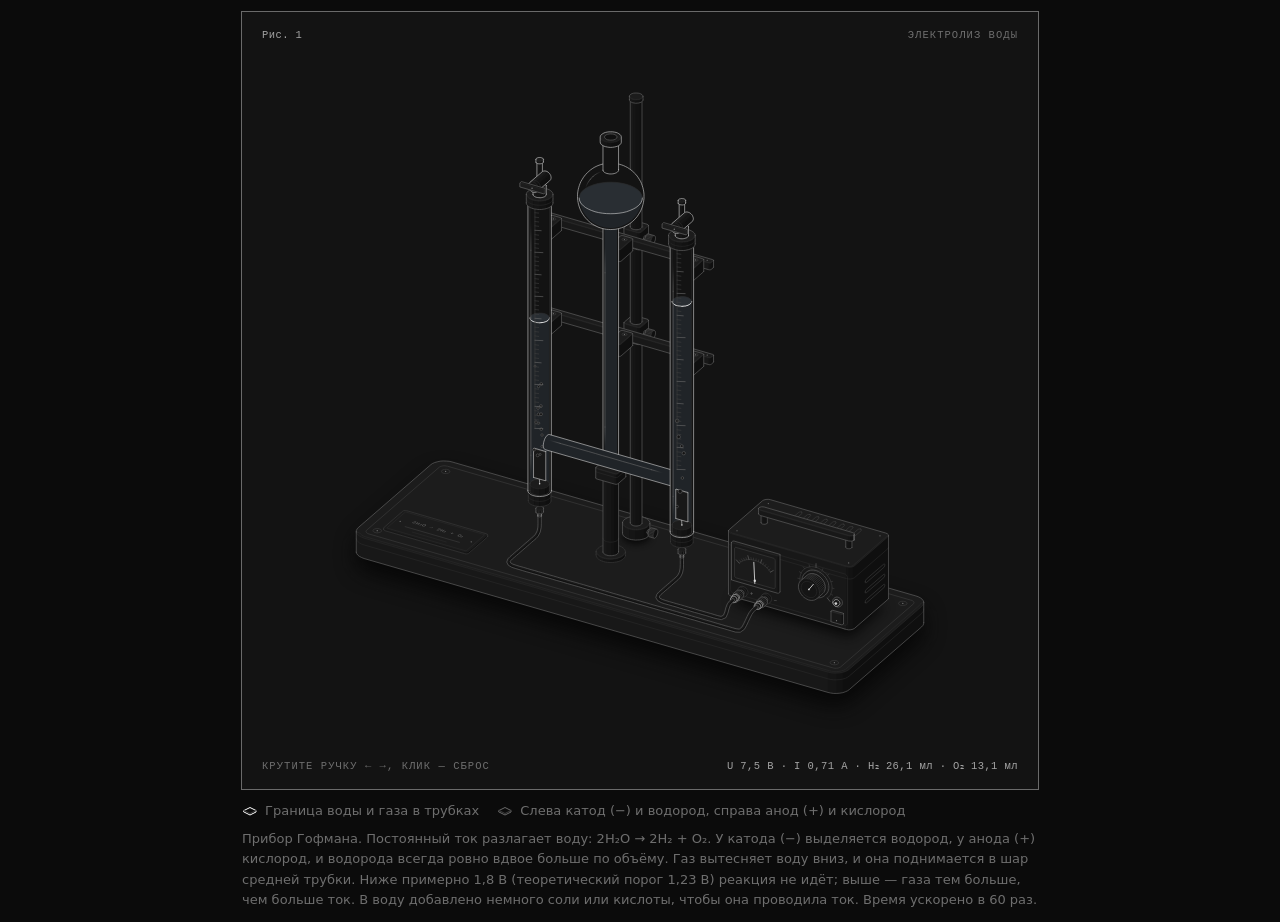
<file: figures/electrolysis/index.html>
<!doctype html><html lang="ru"><head><meta charset="utf-8"><meta name="viewport" content="width=device-width, initial-scale=1"><title>Электролиз воды</title><style>
.iso{
  --anatomy-page:#0b0b0b;--anatomy-card:#131313;--anatomy-text:#a3a3a3;--anatomy-strong:#e6e6e6;--anatomy-muted:#6e6e6e;
  --anatomy-paper:#131313;--anatomy-face:#1b1b1b;--anatomy-top:#1c1c1c;
  --anatomy-shade-0:#0f0f0f;--anatomy-shade-1:#121212;--anatomy-shade-2:#151515;--anatomy-shade-3:#181818;
  --anatomy-lit-top:#262626;--anatomy-lit-shade:#1d1d1d;
  --anatomy-hi:#d4d4d4;--anatomy-mid:#6a6a6a;--anatomy-lo:#3e3e3e;--anatomy-faint:#2a2a2a;--anatomy-lit:#ffffff;
  --anatomy-halo:#050505;--anatomy-halo-opacity:.9;--anatomy-dot:#e6e6e6;
  --anatomy-red:#ff6b6b;--anatomy-green:#6be0a0;--anatomy-blue:#6b9bff;
  --anatomy-weight:.6px;--anatomy-ease:cubic-bezier(.32,.72,0,1);
  --anatomy-mono:ui-monospace,"SF Mono",Menlo,Consolas,monospace;
  --anatomy-lift:inset 0 1px 0 0 #ffffff0a,inset 0 0 0 1px #ffffff06,0 0 0 1px #00000026,0 1px 1px -.5px #00000014,0 3px 3px -1.5px #00000014,0 6px 6px -3px #00000014,0 12px 12px -6px #00000014;
}
.iso[data-theme="light"]{
  --anatomy-page:#f2f2ef;--anatomy-card:#fbfbfa;--anatomy-text:#57575a;--anatomy-strong:#18181a;--anatomy-muted:#8c8c90;
  --anatomy-paper:#fbfbfa;--anatomy-face:#ffffff;--anatomy-top:#ffffff;
  --anatomy-shade-0:#dcdcd9;--anatomy-shade-1:#e5e5e2;--anatomy-shade-2:#ededea;--anatomy-shade-3:#f4f4f1;
  --anatomy-lit-top:#ffffff;--anatomy-lit-shade:#eeeeeb;
  --anatomy-hi:#26262a;--anatomy-mid:#8a8a8f;--anatomy-lo:#b4b4b8;--anatomy-faint:#d4d4d6;--anatomy-lit:#000000;
  --anatomy-halo:#8a8a80;--anatomy-halo-opacity:.32;--anatomy-dot:#3a3a3e;
  --anatomy-red:#e5484d;--anatomy-green:#30a46c;--anatomy-blue:#3e63dd;
  --anatomy-lift:inset 0 1px 0 0 #ffffff,0 0 0 1px #0000000f,0 1px 1px -.5px #0000000a,0 3px 3px -1.5px #0000000a,0 6px 6px -3px #0000000a,0 12px 12px -6px #0000000a;
}
.iso-svg{display:block;width:100%;height:auto;overflow:visible}
.iso-svg path,.iso-svg circle{vector-effect:non-scaling-stroke}
.iso-fill{fill:var(--anatomy-paper);stroke:none}
.iso-solid[data-lit]>.iso-fill{fill:var(--anatomy-face)}
.iso-shade,.iso-top{stroke:none}
.iso-shade[data-shade="0"]{fill:var(--anatomy-shade-0)}
.iso-shade[data-shade="1"]{fill:var(--anatomy-shade-1)}
.iso-shade[data-shade="2"]{fill:var(--anatomy-shade-2)}
.iso-shade[data-shade="3"]{fill:var(--anatomy-shade-3)}
.iso-top{fill:var(--anatomy-top)}
.iso-solid[data-lit]>.iso-top{fill:var(--anatomy-lit-top)}
.iso-solid[data-lit]>.iso-shade{fill:var(--anatomy-lit-shade)}
.iso-solid[data-seamless]>.iso-shade,.iso-solid[data-seamless]>.iso-top{stroke-width:.4;stroke-linejoin:round}
.iso-solid[data-seamless]>.iso-shade[data-shade="0"]{stroke:var(--anatomy-shade-0)}
.iso-solid[data-seamless]>.iso-shade[data-shade="1"]{stroke:var(--anatomy-shade-1)}
.iso-solid[data-seamless]>.iso-shade[data-shade="2"]{stroke:var(--anatomy-shade-2)}
.iso-solid[data-seamless]>.iso-shade[data-shade="3"]{stroke:var(--anatomy-shade-3)}
.iso-solid[data-seamless]>.iso-top{stroke:var(--anatomy-top)}
.iso-solid[data-seamless][data-lit]>.iso-top{stroke:var(--anatomy-lit-top)}
.iso-solid[data-seamless][data-lit]>.iso-shade{stroke:var(--anatomy-lit-shade)}
.iso-solid[data-lit]>.iso-edge{stroke:var(--anatomy-lit)}
.iso-halo{fill:var(--anatomy-halo);stroke:none;filter:blur(9px);opacity:var(--anatomy-halo-opacity);transform:translateY(3px)}
.iso-line{fill:none;stroke:var(--anatomy-lo);stroke-width:var(--anatomy-weight);stroke-linecap:round;stroke-linejoin:round}
.iso-line[data-tone="hi"]{stroke:var(--anatomy-hi)}
.iso-line[data-tone="mid"]{stroke:var(--anatomy-mid)}
.iso-line[data-tone="lo"]{stroke:var(--anatomy-lo)}
.iso-line[data-tone="faint"]{stroke:var(--anatomy-faint)}
.iso-line[data-tone="lit"]{stroke:var(--anatomy-lit)}
.iso-line[data-tone="red"]{stroke:var(--anatomy-red)}
.iso-line[data-tone="green"]{stroke:var(--anatomy-green)}
.iso-line[data-tone="blue"]{stroke:var(--anatomy-blue)}
.iso-line[data-dotted]{stroke-dasharray:.01 3.5;stroke-width:1}
.iso-line[data-dashed]{stroke-dasharray:3 3}
.iso-line[data-flow]{stroke-dasharray:2 6}
.iso-wire-end{fill:var(--anatomy-paper);stroke:var(--anatomy-lo);stroke-width:var(--anatomy-weight)}
.iso-wire[data-tone="hi"] .iso-wire-end{stroke:var(--anatomy-hi)}
.iso-wire[data-tone="mid"] .iso-wire-end{stroke:var(--anatomy-mid)}
.iso-wire[data-tone="faint"] .iso-wire-end{stroke:var(--anatomy-faint)}
.iso-wire[data-tone="lit"] .iso-wire-end{stroke:var(--anatomy-lit)}
.iso-dots circle{fill:var(--anatomy-dot);stroke:none;opacity:.32}
.iso-dots[data-tone="hi"] circle{opacity:.85}
.iso-dots[data-tone="mid"] circle{opacity:.45}
.iso-dots[data-tone="lo"] circle{opacity:.22}
.iso-dots[data-tone="faint"] circle{opacity:.12}
.iso-face-text{fill:var(--anatomy-mid);font-family:var(--anatomy-mono);letter-spacing:.04em}
.iso-face-text[data-tone="hi"]{fill:var(--anatomy-hi)}
.iso-face-text[data-tone="lo"]{fill:var(--anatomy-lo)}
.iso-face-text[data-tone="faint"]{fill:var(--anatomy-faint)}
.tb-body{fill:var(--anatomy-shade-2);stroke:none}
.tb-shine{fill:var(--anatomy-top);stroke:none}
.tb-shade{fill:var(--anatomy-shade-0);stroke:none}
.tb-ring{fill:none;stroke:var(--anatomy-lo);stroke-width:.45;stroke-linecap:butt;stroke-linejoin:round}
.tb-ring[data-tone="mid"]{stroke:var(--anatomy-mid)}
.tb-ring[data-tone="faint"]{stroke:var(--anatomy-faint)}
.tb-ring[data-tone="hi"]{stroke:var(--anatomy-hi)}
@keyframes iso-flow{to{stroke-dashoffset:-32}}
@keyframes iso-pulse{0%,100%{opacity:.18}12%{opacity:1}40%{opacity:.18}}
.iso-line[data-flow]{animation:iso-flow 1600ms linear infinite}
.iso-dots circle[data-pulse]{animation:iso-pulse 1600ms steps(1,end) infinite;animation-delay:var(--pulse-at,0ms)}
.iso-figure{margin:32px 0 36px}
.iso-plate{position:relative;padding:52px 24px;border-radius:0;background:var(--anatomy-card);box-shadow:0 0 0 1px var(--anatomy-mid);--anatomy-paper:var(--anatomy-card)}
.iso-plate-corners{position:absolute;inset:18px 20px;pointer-events:none}
.iso-plate-corner{position:absolute;color:var(--anatomy-muted);font-family:var(--anatomy-mono);font-size:10.5px;line-height:1;letter-spacing:.04em;white-space:nowrap}
.iso-plate-corner[data-corner="fig"]{top:0;left:0;color:var(--anatomy-text)}
.iso-plate-corner[data-corner="title"]{top:0;right:0;text-transform:uppercase;letter-spacing:.1em}
.iso-plate-corner[data-corner="hint"]{bottom:0;left:0;text-transform:uppercase;letter-spacing:.1em}
.iso-plate-corner[data-corner="readout"]{right:0;bottom:0;color:var(--anatomy-text);font-variant-numeric:tabular-nums}
.iso-plate .iso-svg{margin:0 auto}
.iso-legend{display:grid;gap:8px;margin-top:12px;color:var(--anatomy-muted);font-size:13px;line-height:1.55}
.iso-keys{display:flex;flex-wrap:wrap;gap:6px 18px}
.iso-key{display:inline-flex;align-items:center;gap:7px}
.iso-swatch{width:16px;height:10px;flex:none;overflow:visible}
.iso-swatch path{fill:none;stroke:var(--anatomy-hi);stroke-width:1;vector-effect:non-scaling-stroke;stroke-linejoin:round;stroke-linecap:round}
.iso-swatch[data-mark="raised"] path,.iso-swatch[data-mark="flat"] path{stroke:var(--anatomy-mid)}
.iso-swatch[data-mark="lit"] path{stroke:var(--anatomy-lit)}
.iso-swatch[data-mark="dim"] path{stroke:var(--anatomy-lo)}
.iso-swatch[data-mark="dotted"] path{stroke-dasharray:.01 3;stroke-width:1.4}
.iso-swatch[data-mark="dashed"] path{stroke-dasharray:3 2.5}
.iso-swatch[data-mark="red"] path{stroke:var(--anatomy-red)}
.iso-swatch[data-mark="green"] path{stroke:var(--anatomy-green)}
.iso-swatch[data-mark="blue"] path{stroke:var(--anatomy-blue)}
.iso-swatch-crease{stroke:var(--anatomy-lo)!important}
@media (max-width:560px){.iso-plate{padding:48px 12px 70px}.iso-plate-corner[data-corner="hint"]{bottom:18px}}
@media (prefers-reduced-motion:reduce){.iso-line[data-flow],.iso-dots circle[data-pulse]{animation:none}}

*{box-sizing:border-box}
html{color-scheme:dark}
body[data-theme="light"]{color-scheme:light}
body{margin:0;background:var(--anatomy-page);color:var(--anatomy-text);font:14px/1.6 ui-sans-serif,system-ui,-apple-system,"Segoe UI",sans-serif;-webkit-font-smoothing:antialiased}
.iso-page{width:min(650px,100% - 32px);margin:64px auto 96px}

.iso{--el-water:#202428;--el-water-top:#292e33}
.iso[data-theme="light"]{--el-water:#e7eaec;--el-water-top:#f0f2f3}
.iso-page{width:100%;max-width:820px;margin:0 auto;padding:12px}
html.embed .iso-page{max-width:none}
html.embed{color-scheme:normal}
html.embed,html.embed body{background:transparent;overflow:hidden}
.iso-figure{margin:0}
.iso-stage{touch-action:pan-y;outline:none;cursor:ew-resize;-webkit-tap-highlight-color:transparent}
.iso-stage:focus-visible{outline:1px solid var(--anatomy-muted);outline-offset:6px}
.el-water{fill:var(--el-water);stroke:none}
.el-water-top{fill:var(--el-water-top);stroke:none}
.el-bubble{fill:var(--anatomy-paper);stroke:var(--anatomy-mid);stroke-width:.5}
.el-void{fill:var(--anatomy-shade-0);stroke:none}
.el-window{fill:var(--anatomy-face);stroke:none}
.el-lamp{fill:var(--anatomy-dot);opacity:.12;transition:opacity .3s}
.el-lamp[data-on]{opacity:.9}
@media (max-width:560px){.iso-page{padding:6px}.iso-plate{overflow:hidden}.iso-plate .iso-svg{width:118%;margin:-4% -9% -6%}}
</style></head><body class="iso" data-theme="dark"><main class="iso-page"><figure class="iso-figure"><div class="iso-plate"><div class="iso-plate-corners" aria-hidden="true"><span class="iso-plate-corner" data-corner="fig">Рис. 1</span><span class="iso-plate-corner" data-corner="title">Электролиз воды</span><span class="iso-plate-corner" data-corner="hint">Крутите ручку ← →, клик — сброс</span><span class="iso-plate-corner" data-corner="readout" data-readout>U 6,0 В · I 0,53 А · H₂ 20,0 мл · O₂ 10,0 мл</span></div><div class="iso-stage" tabindex="0" role="slider" aria-label="Электролиз воды: стрелки меняют напряжение от 0 до 12 В, пробел или Enter открывает краны и выпускает газ" aria-valuemin="0" aria-valuemax="12" aria-valuenow="6"><svg xmlns="http://www.w3.org/2000/svg" class="iso-svg" viewBox="0 0 600 540" role="img" aria-label="Прибор Гофмана для электролиза воды: три стеклянные трубки на штативе, соединённые внизу поперечной трубкой. В двух крайних градуированных трубках внизу стоят платиновые электроды, провода идут к источнику постоянного тока с ручкой напряжения и стрелочным амперметром. Над катодом собирается водород, над анодом кислород, водорода всегда вдвое больше; вытесненная вода поднимается в шар средней трубки."><path class="iso-halo" d="M72.4 382.1L72.5 380.9L73.1 379.7L74.1 378.6L132.1 328.3L133.5 327.3L135.3 326.5L137.4 325.8L139.7 325.4L142.1 325.2L144.6 325.3L147 325.5L149.2 326L521.3 433.5L523.3 434.2L525 435.1L526.3 436.1L527.2 437.3L527.6 438.5L527.6 454.8L527.5 456L526.9 457.2L525.9 458.3L467.9 508.6L466.5 509.6L464.7 510.4L462.6 511.1L460.3 511.5L457.9 511.7L455.4 511.7L453 511.4L450.8 510.9L78.7 403.4L76.7 402.7L75 401.8L73.7 400.8L72.8 399.6L72.4 398.4Z"/><g class="iso-solid"><path class="iso-fill" d="M140 360.2L140.5 359L141.5 357.8L142.9 356.9L144.8 356.1L147 355.5L149.4 355.2L151.8 355.1L154.2 355.3L156.5 355.8L158.5 356.6L160.1 357.5L161.2 358.6L161.8 359.8L161.9 361L161.9 363.2L161.5 364.4L160.5 365.5L159 366.5L157.2 367.3L155 367.9L152.6 368.2L150.2 368.2L147.8 368L145.5 367.5L143.5 366.8L141.9 365.9L140.8 364.8L140.1 363.6L140 362.4Z"/><path class="iso-shade" data-shade="0" d="M160.5 365.5L159 366.5L159 364.3L160.5 363.3ZM159 366.5L157.2 367.3L157.2 365.1L159 364.3ZM161.9 363.2L161.5 364.4L161.5 362.2L161.9 361ZM161.5 364.4L160.5 365.5L160.5 363.3L161.5 362.2Z"/><path class="iso-shade" data-shade="1" d="M157.2 367.3L155 367.9L155 365.7L157.2 365.1ZM155 367.9L152.6 368.2L152.6 366L155 365.7ZM152.6 368.2L150.2 368.2L150.2 366.1L152.6 366Z"/><path class="iso-shade" data-shade="2" d="M150.2 368.2L147.8 368L147.8 365.8L150.2 366.1ZM147.8 368L145.5 367.5L145.5 365.3L147.8 365.8Z"/><path class="iso-shade" data-shade="3" d="M145.5 367.5L143.5 366.8L143.5 364.6L145.5 365.3ZM143.5 366.8L141.9 365.9L141.9 363.7L143.5 364.6ZM141.9 365.9L140.8 364.8L140.8 362.6L141.9 363.7ZM140.8 364.8L140.1 363.6L140.1 361.4L140.8 362.6ZM140.1 363.6L140 362.4L140 360.2L140.1 361.4Z"/><path class="iso-top" d="M160.5 363.3L159 364.3L157.2 365.1L155 365.7L152.6 366L150.2 366.1L147.8 365.8L145.5 365.3L143.5 364.6L141.9 363.7L140.8 362.6L140.1 361.4L140 360.2L140.5 359L141.5 357.8L142.9 356.9L144.8 356.1L147 355.5L149.4 355.2L151.8 355.1L154.2 355.3L156.5 355.8L158.5 356.6L160.1 357.5L161.2 358.6L161.8 359.8L161.9 361L161.5 362.2Z"/><path class="iso-line iso-crease" data-tone="faint" d="M161.9 361L161.5 362.2L160.5 363.3L159 364.3L157.2 365.1L155 365.7L152.6 366L150.2 366.1L147.8 365.8L145.5 365.3L143.5 364.6L141.9 363.7L140.8 362.6L140.1 361.4L140 360.2"/><path class="iso-line iso-edge" data-tone="lo" d="M140 360.2L140.5 359L141.5 357.8L142.9 356.9L144.8 356.1L147 355.5L149.4 355.2L151.8 355.1L154.2 355.3L156.5 355.8L158.5 356.6L160.1 357.5L161.2 358.6L161.8 359.8L161.9 361M161.9 363.2L161.5 364.4L160.5 365.5L159 366.5L157.2 367.3L155 367.9L152.6 368.2L150.2 368.2L147.8 368L145.5 367.5L143.5 366.8L141.9 365.9L140.8 364.8L140.1 363.6L140 362.4M140 360.2L140 362.4M161.9 361L161.9 363.2"/></g><g class="iso-solid"><path class="iso-fill" d="M142.6 355.7L142.9 354.7L143.7 353.9L144.8 353.1L146.2 352.5L147.9 352L149.7 351.8L151.6 351.8L153.5 351.9L155.2 352.3L156.8 352.9L158 353.6L158.9 354.4L159.4 355.3L159.4 356.3L159.4 360.9L159.1 361.8L158.3 362.7L157.2 363.5L155.8 364.1L154.1 364.5L152.3 364.8L150.4 364.8L148.5 364.6L146.8 364.3L145.2 363.7L144 363L143.1 362.1L142.6 361.2L142.6 360.3Z"/><path class="iso-shade" data-shade="0" d="M158.3 362.7L157.2 363.5L157.2 358.9L158.3 358.1ZM157.2 363.5L155.8 364.1L155.8 359.5L157.2 358.9ZM159.4 360.9L159.1 361.8L159.1 357.2L159.4 356.3ZM159.1 361.8L158.3 362.7L158.3 358.1L159.1 357.2Z"/><path class="iso-shade" data-shade="1" d="M155.8 364.1L154.1 364.5L154.1 359.9L155.8 359.5ZM154.1 364.5L152.3 364.8L152.3 360.2L154.1 359.9ZM152.3 364.8L150.4 364.8L150.4 360.2L152.3 360.2Z"/><path class="iso-shade" data-shade="2" d="M150.4 364.8L148.5 364.6L148.5 360L150.4 360.2ZM148.5 364.6L146.8 364.3L146.8 359.6L148.5 360Z"/><path class="iso-shade" data-shade="3" d="M146.8 364.3L145.2 363.7L145.2 359.1L146.8 359.6ZM145.2 363.7L144 363L144 358.4L145.2 359.1ZM144 363L143.1 362.1L143.1 357.5L144 358.4ZM143.1 362.1L142.6 361.2L142.6 356.6L143.1 357.5ZM142.6 361.2L142.6 360.3L142.6 355.7L142.6 356.6Z"/><path class="iso-top" d="M158.3 358.1L157.2 358.9L155.8 359.5L154.1 359.9L152.3 360.2L150.4 360.2L148.5 360L146.8 359.6L145.2 359.1L144 358.4L143.1 357.5L142.6 356.6L142.6 355.7L142.9 354.7L143.7 353.9L144.8 353.1L146.2 352.5L147.9 352L149.7 351.8L151.6 351.8L153.5 351.9L155.2 352.3L156.8 352.9L158 353.6L158.9 354.4L159.4 355.3L159.4 356.3L159.1 357.2Z"/><path class="iso-line iso-crease" data-tone="faint" d="M159.4 356.3L159.1 357.2L158.3 358.1L157.2 358.9L155.8 359.5L154.1 359.9L152.3 360.2L150.4 360.2L148.5 360L146.8 359.6L145.2 359.1L144 358.4L143.1 357.5L142.6 356.6L142.6 355.7"/><path class="iso-line iso-edge" data-tone="mid" d="M142.6 355.7L142.9 354.7L143.7 353.9L144.8 353.1L146.2 352.5L147.9 352L149.7 351.8L151.6 351.8L153.5 351.9L155.2 352.3L156.8 352.9L158 353.6L158.9 354.4L159.4 355.3L159.4 356.3M159.4 360.9L159.1 361.8L158.3 362.7L157.2 363.5L155.8 364.1L154.1 364.5L152.3 364.8L150.4 364.8L148.5 364.6L146.8 364.3L145.2 363.7L144 363L143.1 362.1L142.6 361.2L142.6 360.3M142.6 355.7L142.6 360.3M159.4 356.3L159.4 360.9"/></g><g class="iso-solid"><path class="iso-fill" d="M104 391.4L104.4 390.2L105.4 389.1L106.9 388.1L108.7 387.3L110.9 386.7L113.3 386.4L115.7 386.4L118.2 386.6L120.4 387.1L122.4 387.8L124 388.7L125.1 389.8L125.8 391L125.9 392.2L125.9 394.4L125.4 395.6L124.4 396.7L123 397.7L121.1 398.5L118.9 399.1L116.6 399.4L114.1 399.5L111.7 399.2L109.4 398.8L107.5 398L105.9 397.1L104.7 396L104.1 394.8L104 393.6Z"/><path class="iso-shade" data-shade="0" d="M124.4 396.7L123 397.7L123 395.6L124.4 394.6ZM123 397.7L121.1 398.5L121.1 396.4L123 395.6ZM125.9 394.4L125.4 395.6L125.4 393.4L125.9 392.2ZM125.4 395.6L124.4 396.7L124.4 394.6L125.4 393.4Z"/><path class="iso-shade" data-shade="1" d="M121.1 398.5L118.9 399.1L118.9 396.9L121.1 396.4ZM118.9 399.1L116.6 399.4L116.6 397.3L118.9 396.9ZM116.6 399.4L114.1 399.5L114.1 397.3L116.6 397.3Z"/><path class="iso-shade" data-shade="2" d="M114.1 399.5L111.7 399.2L111.7 397.1L114.1 397.3ZM111.7 399.2L109.4 398.8L109.4 396.6L111.7 397.1Z"/><path class="iso-shade" data-shade="3" d="M109.4 398.8L107.5 398L107.5 395.8L109.4 396.6ZM107.5 398L105.9 397.1L105.9 394.9L107.5 395.8ZM105.9 397.1L104.7 396L104.7 393.8L105.9 394.9ZM104.7 396L104.1 394.8L104.1 392.6L104.7 393.8ZM104.1 394.8L104 393.6L104 391.4L104.1 392.6Z"/><path class="iso-top" d="M124.4 394.6L123 395.6L121.1 396.4L118.9 396.9L116.6 397.3L114.1 397.3L111.7 397.1L109.4 396.6L107.5 395.8L105.9 394.9L104.7 393.8L104.1 392.6L104 391.4L104.4 390.2L105.4 389.1L106.9 388.1L108.7 387.3L110.9 386.7L113.3 386.4L115.7 386.4L118.2 386.6L120.4 387.1L122.4 387.8L124 388.7L125.1 389.8L125.8 391L125.9 392.2L125.4 393.4Z"/><path class="iso-line iso-crease" data-tone="faint" d="M125.9 392.2L125.4 393.4L124.4 394.6L123 395.6L121.1 396.4L118.9 396.9L116.6 397.3L114.1 397.3L111.7 397.1L109.4 396.6L107.5 395.8L105.9 394.9L104.7 393.8L104.1 392.6L104 391.4"/><path class="iso-line iso-edge" data-tone="lo" d="M104 391.4L104.4 390.2L105.4 389.1L106.9 388.1L108.7 387.3L110.9 386.7L113.3 386.4L115.7 386.4L118.2 386.6L120.4 387.1L122.4 387.8L124 388.7L125.1 389.8L125.8 391L125.9 392.2M125.9 394.4L125.4 395.6L124.4 396.7L123 397.7L121.1 398.5L118.9 399.1L116.6 399.4L114.1 399.5L111.7 399.2L109.4 398.8L107.5 398L105.9 397.1L104.7 396L104.1 394.8L104 393.6M104 391.4L104 393.6M125.9 392.2L125.9 394.4"/></g><g class="iso-solid"><path class="iso-fill" d="M106.5 386.9L106.8 386L107.6 385.1L108.7 384.3L110.2 383.7L111.8 383.3L113.7 383L115.6 383L117.4 383.2L119.2 383.5L120.7 384.1L121.9 384.8L122.8 385.7L123.3 386.6L123.4 387.5L123.4 392.1L123 393.1L122.3 393.9L121.1 394.7L119.7 395.3L118 395.8L116.2 396L114.3 396L112.4 395.9L110.7 395.5L109.2 394.9L107.9 394.2L107 393.4L106.6 392.5L106.5 391.5Z"/><path class="iso-shade" data-shade="0" d="M122.3 393.9L121.1 394.7L121.1 390.1L122.3 389.3ZM121.1 394.7L119.7 395.3L119.7 390.7L121.1 390.1ZM123.4 392.1L123 393.1L123 388.5L123.4 387.5ZM123 393.1L122.3 393.9L122.3 389.3L123 388.5Z"/><path class="iso-shade" data-shade="1" d="M119.7 395.3L118 395.8L118 391.1L119.7 390.7ZM118 395.8L116.2 396L116.2 391.4L118 391.1ZM116.2 396L114.3 396L114.3 391.4L116.2 391.4Z"/><path class="iso-shade" data-shade="2" d="M114.3 396L112.4 395.9L112.4 391.3L114.3 391.4ZM112.4 395.9L110.7 395.5L110.7 390.9L112.4 391.3Z"/><path class="iso-shade" data-shade="3" d="M110.7 395.5L109.2 394.9L109.2 390.3L110.7 390.9ZM109.2 394.9L107.9 394.2L107.9 389.6L109.2 390.3ZM107.9 394.2L107 393.4L107 388.8L107.9 389.6ZM107 393.4L106.6 392.5L106.6 387.8L107 388.8ZM106.6 392.5L106.5 391.5L106.5 386.9L106.6 387.8Z"/><path class="iso-top" d="M122.3 389.3L121.1 390.1L119.7 390.7L118 391.1L116.2 391.4L114.3 391.4L112.4 391.3L110.7 390.9L109.2 390.3L107.9 389.6L107 388.8L106.6 387.8L106.5 386.9L106.8 386L107.6 385.1L108.7 384.3L110.2 383.7L111.8 383.3L113.7 383L115.6 383L117.4 383.2L119.2 383.5L120.7 384.1L121.9 384.8L122.8 385.7L123.3 386.6L123.4 387.5L123 388.5Z"/><path class="iso-line iso-crease" data-tone="faint" d="M123.4 387.5L123 388.5L122.3 389.3L121.1 390.1L119.7 390.7L118 391.1L116.2 391.4L114.3 391.4L112.4 391.3L110.7 390.9L109.2 390.3L107.9 389.6L107 388.8L106.6 387.8L106.5 386.9"/><path class="iso-line iso-edge" data-tone="mid" d="M106.5 386.9L106.8 386L107.6 385.1L108.7 384.3L110.2 383.7L111.8 383.3L113.7 383L115.6 383L117.4 383.2L119.2 383.5L120.7 384.1L121.9 384.8L122.8 385.7L123.3 386.6L123.4 387.5M123.4 392.1L123 393.1L122.3 393.9L121.1 394.7L119.7 395.3L118 395.8L116.2 396L114.3 396L112.4 395.9L110.7 395.5L109.2 394.9L107.9 394.2L107 393.4L106.6 392.5L106.5 391.5M106.5 386.9L106.5 391.5M123.4 387.5L123.4 392.1"/></g><g class="iso-solid"><path class="iso-fill" d="M474.1 456.6L474.6 455.4L475.6 454.3L477 453.3L478.9 452.5L481.1 451.9L483.4 451.6L485.9 451.6L488.3 451.8L490.6 452.3L492.5 453L494.1 453.9L495.3 455L495.9 456.2L496 457.4L496 459.6L495.6 460.8L494.6 461.9L493.1 462.9L491.3 463.7L489.1 464.3L486.7 464.6L484.3 464.7L481.8 464.4L479.6 464L477.6 463.2L476 462.3L474.9 461.2L474.2 460L474.1 458.8Z"/><path class="iso-shade" data-shade="0" d="M494.6 461.9L493.1 462.9L493.1 460.8L494.6 459.8ZM493.1 462.9L491.3 463.7L491.3 461.6L493.1 460.8ZM496 459.6L495.6 460.8L495.6 458.6L496 457.4ZM495.6 460.8L494.6 461.9L494.6 459.8L495.6 458.6Z"/><path class="iso-shade" data-shade="1" d="M491.3 463.7L489.1 464.3L489.1 462.1L491.3 461.6ZM489.1 464.3L486.7 464.6L486.7 462.5L489.1 462.1ZM486.7 464.6L484.3 464.7L484.3 462.5L486.7 462.5Z"/><path class="iso-shade" data-shade="2" d="M484.3 464.7L481.8 464.4L481.8 462.3L484.3 462.5ZM481.8 464.4L479.6 464L479.6 461.8L481.8 462.3Z"/><path class="iso-shade" data-shade="3" d="M479.6 464L477.6 463.2L477.6 461.1L479.6 461.8ZM477.6 463.2L476 462.3L476 460.1L477.6 461.1ZM476 462.3L474.9 461.2L474.9 459L476 460.1ZM474.9 461.2L474.2 460L474.2 457.8L474.9 459ZM474.2 460L474.1 458.8L474.1 456.6L474.2 457.8Z"/><path class="iso-top" d="M494.6 459.8L493.1 460.8L491.3 461.6L489.1 462.1L486.7 462.5L484.3 462.5L481.8 462.3L479.6 461.8L477.6 461.1L476 460.1L474.9 459L474.2 457.8L474.1 456.6L474.6 455.4L475.6 454.3L477 453.3L478.9 452.5L481.1 451.9L483.4 451.6L485.9 451.6L488.3 451.8L490.6 452.3L492.5 453L494.1 453.9L495.3 455L495.9 456.2L496 457.4L495.6 458.6Z"/><path class="iso-line iso-crease" data-tone="faint" d="M496 457.4L495.6 458.6L494.6 459.8L493.1 460.8L491.3 461.6L489.1 462.1L486.7 462.5L484.3 462.5L481.8 462.3L479.6 461.8L477.6 461.1L476 460.1L474.9 459L474.2 457.8L474.1 456.6"/><path class="iso-line iso-edge" data-tone="lo" d="M474.1 456.6L474.6 455.4L475.6 454.3L477 453.3L478.9 452.5L481.1 451.9L483.4 451.6L485.9 451.6L488.3 451.8L490.6 452.3L492.5 453L494.1 453.9L495.3 455L495.9 456.2L496 457.4M496 459.6L495.6 460.8L494.6 461.9L493.1 462.9L491.3 463.7L489.1 464.3L486.7 464.6L484.3 464.7L481.8 464.4L479.6 464L477.6 463.2L476 462.3L474.9 461.2L474.2 460L474.1 458.8M474.1 456.6L474.1 458.8M496 457.4L496 459.6"/></g><g class="iso-solid"><path class="iso-fill" d="M476.6 452.1L477 451.2L477.7 450.3L478.9 449.5L480.3 448.9L482 448.5L483.8 448.2L485.7 448.2L487.6 448.4L489.3 448.7L490.8 449.3L492.1 450L493 450.9L493.4 451.8L493.5 452.7L493.5 457.3L493.2 458.3L492.4 459.1L491.3 459.9L489.8 460.5L488.2 461L486.3 461.2L484.4 461.3L482.6 461.1L480.8 460.7L479.3 460.1L478.1 459.4L477.2 458.6L476.7 457.7L476.6 456.7Z"/><path class="iso-shade" data-shade="0" d="M492.4 459.1L491.3 459.9L491.3 455.3L492.4 454.5ZM491.3 459.9L489.8 460.5L489.8 455.9L491.3 455.3ZM493.5 457.3L493.2 458.3L493.2 453.7L493.5 452.7ZM493.2 458.3L492.4 459.1L492.4 454.5L493.2 453.7Z"/><path class="iso-shade" data-shade="1" d="M489.8 460.5L488.2 461L488.2 456.4L489.8 455.9ZM488.2 461L486.3 461.2L486.3 456.6L488.2 456.4ZM486.3 461.2L484.4 461.3L484.4 456.6L486.3 456.6Z"/><path class="iso-shade" data-shade="2" d="M484.4 461.3L482.6 461.1L482.6 456.5L484.4 456.6ZM482.6 461.1L480.8 460.7L480.8 456.1L482.6 456.5Z"/><path class="iso-shade" data-shade="3" d="M480.8 460.7L479.3 460.1L479.3 455.5L480.8 456.1ZM479.3 460.1L478.1 459.4L478.1 454.8L479.3 455.5ZM478.1 459.4L477.2 458.6L477.2 454L478.1 454.8ZM477.2 458.6L476.7 457.7L476.7 453L477.2 454ZM476.7 457.7L476.6 456.7L476.6 452.1L476.7 453Z"/><path class="iso-top" d="M492.4 454.5L491.3 455.3L489.8 455.9L488.2 456.4L486.3 456.6L484.4 456.6L482.6 456.5L480.8 456.1L479.3 455.5L478.1 454.8L477.2 454L476.7 453L476.6 452.1L477 451.2L477.7 450.3L478.9 449.5L480.3 448.9L482 448.5L483.8 448.2L485.7 448.2L487.6 448.4L489.3 448.7L490.8 449.3L492.1 450L493 450.9L493.4 451.8L493.5 452.7L493.2 453.7Z"/><path class="iso-line iso-crease" data-tone="faint" d="M493.5 452.7L493.2 453.7L492.4 454.5L491.3 455.3L489.8 455.9L488.2 456.4L486.3 456.6L484.4 456.6L482.6 456.5L480.8 456.1L479.3 455.5L478.1 454.8L477.2 454L476.7 453L476.6 452.1"/><path class="iso-line iso-edge" data-tone="mid" d="M476.6 452.1L477 451.2L477.7 450.3L478.9 449.5L480.3 448.9L482 448.5L483.8 448.2L485.7 448.2L487.6 448.4L489.3 448.7L490.8 449.3L492.1 450L493 450.9L493.4 451.8L493.5 452.7M493.5 457.3L493.2 458.3L492.4 459.1L491.3 459.9L489.8 460.5L488.2 461L486.3 461.2L484.4 461.3L482.6 461.1L480.8 460.7L479.3 460.1L478.1 459.4L477.2 458.6L476.7 457.7L476.6 456.7M476.6 452.1L476.6 456.7M493.5 452.7L493.5 457.3"/></g><g class="iso-solid"><path class="iso-fill" d="M438.1 487.9L438.5 486.6L439.5 485.5L441 484.5L442.8 483.7L445 483.2L447.4 482.8L449.8 482.8L452.2 483L454.5 483.5L456.5 484.2L458.1 485.2L459.2 486.3L459.9 487.4L460 488.7L460 490.8L459.5 492.1L458.5 493.2L457.1 494.2L455.2 495L453 495.5L450.6 495.9L448.2 495.9L445.8 495.7L443.5 495.2L441.5 494.5L439.9 493.5L438.8 492.4L438.2 491.3L438.1 490Z"/><path class="iso-shade" data-shade="0" d="M458.5 493.2L457.1 494.2L457.1 492L458.5 491ZM457.1 494.2L455.2 495L455.2 492.8L457.1 492ZM460 490.8L459.5 492.1L459.5 489.9L460 488.7ZM459.5 492.1L458.5 493.2L458.5 491L459.5 489.9Z"/><path class="iso-shade" data-shade="1" d="M455.2 495L453 495.5L453 493.4L455.2 492.8ZM453 495.5L450.6 495.9L450.6 493.7L453 493.4ZM450.6 495.9L448.2 495.9L448.2 493.7L450.6 493.7Z"/><path class="iso-shade" data-shade="2" d="M448.2 495.9L445.8 495.7L445.8 493.5L448.2 493.7ZM445.8 495.7L443.5 495.2L443.5 493L445.8 493.5Z"/><path class="iso-shade" data-shade="3" d="M443.5 495.2L441.5 494.5L441.5 492.3L443.5 493ZM441.5 494.5L439.9 493.5L439.9 491.4L441.5 492.3ZM439.9 493.5L438.8 492.4L438.8 490.3L439.9 491.4ZM438.8 492.4L438.2 491.3L438.2 489.1L438.8 490.3ZM438.2 491.3L438.1 490L438.1 487.9L438.2 489.1Z"/><path class="iso-top" d="M458.5 491L457.1 492L455.2 492.8L453 493.4L450.6 493.7L448.2 493.7L445.8 493.5L443.5 493L441.5 492.3L439.9 491.4L438.8 490.3L438.2 489.1L438.1 487.9L438.5 486.6L439.5 485.5L441 484.5L442.8 483.7L445 483.2L447.4 482.8L449.8 482.8L452.2 483L454.5 483.5L456.5 484.2L458.1 485.2L459.2 486.3L459.9 487.4L460 488.7L459.5 489.9Z"/><path class="iso-line iso-crease" data-tone="faint" d="M460 488.7L459.5 489.9L458.5 491L457.1 492L455.2 492.8L453 493.4L450.6 493.7L448.2 493.7L445.8 493.5L443.5 493L441.5 492.3L439.9 491.4L438.8 490.3L438.2 489.1L438.1 487.9"/><path class="iso-line iso-edge" data-tone="lo" d="M438.1 487.9L438.5 486.6L439.5 485.5L441 484.5L442.8 483.7L445 483.2L447.4 482.8L449.8 482.8L452.2 483L454.5 483.5L456.5 484.2L458.1 485.2L459.2 486.3L459.9 487.4L460 488.7M460 490.8L459.5 492.1L458.5 493.2L457.1 494.2L455.2 495L453 495.5L450.6 495.9L448.2 495.9L445.8 495.7L443.5 495.2L441.5 494.5L439.9 493.5L438.8 492.4L438.2 491.3L438.1 490M438.1 487.9L438.1 490M460 488.7L460 490.8"/></g><g class="iso-solid"><path class="iso-fill" d="M440.6 483.3L440.9 482.4L441.7 481.5L442.8 480.8L444.2 480.1L445.9 479.7L447.7 479.5L449.6 479.4L451.5 479.6L453.2 480L454.8 480.5L456 481.3L456.9 482.1L457.4 483L457.4 484L457.4 488.6L457.1 489.5L456.3 490.4L455.2 491.1L453.8 491.8L452.1 492.2L450.3 492.5L448.4 492.5L446.5 492.3L444.8 491.9L443.2 491.4L442 490.6L441.1 489.8L440.6 488.9L440.6 487.9Z"/><path class="iso-shade" data-shade="0" d="M456.3 490.4L455.2 491.1L455.2 486.5L456.3 485.8ZM455.2 491.1L453.8 491.8L453.8 487.1L455.2 486.5ZM457.4 488.6L457.1 489.5L457.1 484.9L457.4 484ZM457.1 489.5L456.3 490.4L456.3 485.8L457.1 484.9Z"/><path class="iso-shade" data-shade="1" d="M453.8 491.8L452.1 492.2L452.1 487.6L453.8 487.1ZM452.1 492.2L450.3 492.5L450.3 487.8L452.1 487.6ZM450.3 492.5L448.4 492.5L448.4 487.9L450.3 487.8Z"/><path class="iso-shade" data-shade="2" d="M448.4 492.5L446.5 492.3L446.5 487.7L448.4 487.9ZM446.5 492.3L444.8 491.9L444.8 487.3L446.5 487.7Z"/><path class="iso-shade" data-shade="3" d="M444.8 491.9L443.2 491.4L443.2 486.8L444.8 487.3ZM443.2 491.4L442 490.6L442 486L443.2 486.8ZM442 490.6L441.1 489.8L441.1 485.2L442 486ZM441.1 489.8L440.6 488.9L440.6 484.3L441.1 485.2ZM440.6 488.9L440.6 487.9L440.6 483.3L440.6 484.3Z"/><path class="iso-top" d="M456.3 485.8L455.2 486.5L453.8 487.1L452.1 487.6L450.3 487.8L448.4 487.9L446.5 487.7L444.8 487.3L443.2 486.8L442 486L441.1 485.2L440.6 484.3L440.6 483.3L440.9 482.4L441.7 481.5L442.8 480.8L444.2 480.1L445.9 479.7L447.7 479.5L449.6 479.4L451.5 479.6L453.2 480L454.8 480.5L456 481.3L456.9 482.1L457.4 483L457.4 484L457.1 484.9Z"/><path class="iso-line iso-crease" data-tone="faint" d="M457.4 484L457.1 484.9L456.3 485.8L455.2 486.5L453.8 487.1L452.1 487.6L450.3 487.8L448.4 487.9L446.5 487.7L444.8 487.3L443.2 486.8L442 486L441.1 485.2L440.6 484.3L440.6 483.3"/><path class="iso-line iso-edge" data-tone="mid" d="M440.6 483.3L440.9 482.4L441.7 481.5L442.8 480.8L444.2 480.1L445.9 479.7L447.7 479.5L449.6 479.4L451.5 479.6L453.2 480L454.8 480.5L456 481.3L456.9 482.1L457.4 483L457.4 484M457.4 488.6L457.1 489.5L456.3 490.4L455.2 491.1L453.8 491.8L452.1 492.2L450.3 492.5L448.4 492.5L446.5 492.3L444.8 491.9L443.2 491.4L442 490.6L441.1 489.8L440.6 488.9L440.6 487.9M440.6 483.3L440.6 487.9M457.4 484L457.4 488.6"/></g><g class="iso-solid"><path class="iso-fill" d="M72.4 375.3L72.5 374.1L73.1 372.9L74.1 371.8L132.1 321.5L133.5 320.5L135.3 319.7L137.4 319.1L139.7 318.6L142.1 318.4L144.6 318.5L147 318.7L149.2 319.2L521.3 426.7L523.3 427.4L525 428.3L526.3 429.3L527.2 430.5L527.6 431.7L527.6 448L527.5 449.2L526.9 450.4L525.9 451.5L467.9 501.8L466.5 502.8L464.7 503.6L462.6 504.3L460.3 504.7L457.9 504.9L455.4 504.9L453 504.6L450.8 504.1L78.7 396.7L76.7 395.9L75 395L73.7 394L72.8 392.8L72.4 391.6Z"/><path class="iso-shade" data-shade="0" d="M527.6 448L527.5 449.2L527.5 432.9L527.6 431.7ZM527.5 449.2L526.9 450.4L526.9 434.1L527.5 432.9ZM526.9 450.4L525.9 451.5L525.9 435.2L526.9 434.1ZM525.9 451.5L467.9 501.8L467.9 485.5L525.9 435.2ZM467.9 501.8L466.5 502.8L466.5 486.5L467.9 485.5ZM466.5 502.8L464.7 503.6L464.7 487.3L466.5 486.5ZM464.7 503.6L462.6 504.3L462.6 488L464.7 487.3Z"/><path class="iso-shade" data-shade="1" d="M462.6 504.3L460.3 504.7L460.3 488.4L462.6 488ZM460.3 504.7L457.9 504.9L457.9 488.6L460.3 488.4Z"/><path class="iso-shade" data-shade="2" d="M457.9 504.9L455.4 504.9L455.4 488.6L457.9 488.6ZM455.4 504.9L453 504.6L453 488.3L455.4 488.6ZM453 504.6L450.8 504.1L450.8 487.8L453 488.3Z"/><path class="iso-shade" data-shade="3" d="M450.8 504.1L78.7 396.7L78.7 380.4L450.8 487.8ZM78.7 396.7L76.7 395.9L76.7 379.6L78.7 380.4ZM76.7 395.9L75 395L75 378.7L76.7 379.6ZM75 395L73.7 394L73.7 377.7L75 378.7ZM73.7 394L72.8 392.8L72.8 376.6L73.7 377.7ZM72.8 392.8L72.4 391.6L72.4 375.3L72.8 376.6Z"/><path class="iso-top" d="M521.3 426.7L523.3 427.4L525 428.3L526.3 429.3L527.2 430.5L527.6 431.7L527.5 432.9L526.9 434.1L525.9 435.2L467.9 485.5L466.5 486.5L464.7 487.3L462.6 488L460.3 488.4L457.9 488.6L455.4 488.6L453 488.3L450.8 487.8L78.7 380.4L76.7 379.6L75 378.7L73.7 377.7L72.8 376.6L72.4 375.3L72.5 374.1L73.1 372.9L74.1 371.8L132.1 321.5L133.5 320.5L135.3 319.7L137.4 319.1L139.7 318.6L142.1 318.4L144.6 318.5L147 318.7L149.2 319.2Z"/><path class="iso-line iso-crease" data-tone="faint" d="M527.6 431.7L527.5 432.9L526.9 434.1L525.9 435.2L467.9 485.5L466.5 486.5L464.7 487.3L462.6 488L460.3 488.4L457.9 488.6L455.4 488.6L453 488.3L450.8 487.8L78.7 380.4L76.7 379.6L75 378.7L73.7 377.7L72.8 376.6L72.4 375.3"/><path class="iso-line iso-bevel" data-tone="faint" d="M527.6 431.7L525 432.8L524.6 433.7L523.7 434.7L465.8 484.8L464.6 485.7L463.2 486.3L461.5 486.8L459.6 487.2L457.7 487.4L455.7 487.3L453.8 487.1L451.9 486.7L80 379.3L78.3 378.7L77 378L75.9 377.1L75.2 376.2L72.4 375.3"/><path class="iso-line" data-tone="faint" d="M527.6 437.1L527.5 438.3L526.9 439.5L525.9 440.7L467.9 490.9L466.5 491.9L464.7 492.8L462.6 493.4L460.3 493.8L457.9 494L455.4 494L453 493.7L450.8 493.2L78.7 385.8L76.7 385.1L75 384.2L73.7 383.1L72.8 382L72.4 380.8"/><path class="iso-line iso-edge" data-tone="mid" d="M72.4 375.3L72.5 374.1L73.1 372.9L74.1 371.8L132.1 321.5L133.5 320.5L135.3 319.7L137.4 319.1L139.7 318.6L142.1 318.4L144.6 318.5L147 318.7L149.2 319.2L521.3 426.7L523.3 427.4L525 428.3L526.3 429.3L527.2 430.5L527.6 431.7M527.6 448L527.5 449.2L526.9 450.4L525.9 451.5L467.9 501.8L466.5 502.8L464.7 503.6L462.6 504.3L460.3 504.7L457.9 504.9L455.4 504.9L453 504.6L450.8 504.1L78.7 396.7L76.7 395.9L75 395L73.7 394L72.8 392.8L72.4 391.6M527.6 431.7L527.6 448M72.4 375.3L72.4 391.6"/></g><path class="iso-line" data-tone="lo" d="M517.4 430.1L518.2 430.3L518.8 430.7L519.3 431.1L519.6 431.5L519.8 431.9L519.7 432.4L519.5 432.9L519.1 433.3L461.1 483.5L460.6 483.9L459.9 484.2L459.1 484.5L458.3 484.6L457.3 484.7L456.4 484.7L455.5 484.6L454.7 484.4L82.6 377L81.8 376.7L81.2 376.4L80.7 376L80.4 375.5L80.2 375.1L80.3 374.6L80.5 374.2L80.9 373.8L138.9 323.5L139.4 323.1L140.1 322.8L140.9 322.6L141.7 322.4L142.7 322.3L143.6 322.3L144.5 322.5L145.3 322.6Z"/><path class="iso-line" data-tone="lo" d="M147.1 327.7L146.2 328.2L145 328.5L143.7 328.5L142.4 328.3L141.4 327.9L140.8 327.3L140.7 326.6L141.1 326L142 325.5L143.2 325.2L144.6 325.1L145.8 325.3L146.8 325.8L147.4 326.4L147.5 327ZM513.8 433.5L512.9 434L511.7 434.3L510.3 434.4L509.1 434.2L508 433.7L507.4 433.1L507.4 432.4L507.8 431.8L508.7 431.3L509.9 431L511.2 431L512.5 431.2L513.5 431.6L514.1 432.2L514.2 432.9ZM92.2 375.2L91.3 375.7L90.1 376L88.8 376.1L87.5 375.8L86.5 375.4L85.9 374.8L85.8 374.1L86.2 373.5L87.1 373L88.3 372.7L89.7 372.6L90.9 372.9L92 373.3L92.6 373.9L92.6 374.6ZM458.9 481.1L458 481.6L456.8 481.9L455.4 481.9L454.2 481.7L453.2 481.3L452.6 480.6L452.5 480L452.9 479.3L453.8 478.8L455 478.5L456.3 478.5L457.6 478.7L458.6 479.2L459.2 479.8L459.3 480.4Z"/><g class="iso-dots" data-tone="mid"><circle cx="144.1" cy="326.8" r="0.5"/><circle cx="510.8" cy="432.7" r="0.5"/><circle cx="89.2" cy="374.4" r="0.5"/><circle cx="455.9" cy="480.2" r="0.5"/></g><g class="iso-solid"><path class="iso-fill" d="M94.4 372.3L94.7 371.7L109.6 358.8L110.4 358.3L111.6 358.2L112.8 358.3L176.6 376.8L177.5 377.2L177.8 377.8L177.8 378.9L177.5 379.5L162.6 392.4L161.7 392.8L160.5 393L159.4 392.8L95.5 374.4L94.7 373.9L94.4 373.4Z"/><path class="iso-shade" data-shade="0" d="M177.8 378.9L177.5 379.5L177.5 378.4L177.8 377.8ZM177.5 379.5L162.6 392.4L162.6 391.3L177.5 378.4ZM162.6 392.4L161.7 392.8L161.7 391.7L162.6 391.3Z"/><path class="iso-shade" data-shade="1" d="M161.7 392.8L160.5 393L160.5 391.9L161.7 391.7Z"/><path class="iso-shade" data-shade="2" d="M160.5 393L159.4 392.8L159.4 391.7L160.5 391.9Z"/><path class="iso-shade" data-shade="3" d="M159.4 392.8L95.5 374.4L95.5 373.3L159.4 391.7ZM95.5 374.4L94.7 373.9L94.7 372.9L95.5 373.3ZM94.7 373.9L94.4 373.4L94.4 372.3L94.7 372.9Z"/><path class="iso-top" d="M176.6 376.8L177.5 377.2L177.8 377.8L177.5 378.4L162.6 391.3L161.7 391.7L160.5 391.9L159.4 391.7L95.5 373.3L94.7 372.9L94.4 372.3L94.7 371.7L109.6 358.8L110.4 358.3L111.6 358.2L112.8 358.3Z"/><path class="iso-line iso-edge" data-tone="lo" d="M94.4 372.3L94.7 371.7L109.6 358.8L110.4 358.3L111.6 358.2L112.8 358.3L176.6 376.8L177.5 377.2L177.8 377.8M177.8 378.9L177.5 379.5L162.6 392.4L161.7 392.8L160.5 393L159.4 392.8L95.5 374.4L94.7 373.9L94.4 373.4M177.8 377.8L177.8 378.9M94.4 372.3L94.4 373.4"/></g><path class="iso-line" data-tone="faint" d="M175.2 377.8L160.5 390.6L96.9 372.2L111.7 359.5Z"/><text class="iso-face-text" data-tone="mid" transform="matrix(1.358 0.392 -0.784 0.679 137.259 374.007)" font-size="3.4" text-anchor="middle">2H₂O → 2H₂ + O₂</text><path class="iso-line" data-tone="lo" data-free="" d="M111.6 371.1L155.1 383.7"/><path class="iso-line" data-tone="faint" data-free="" d="M117.4 375.5L144.6 383.4"/><g class="iso-dots" data-tone="mid"><circle cx="107.6" cy="366.8" r="0.5"/><circle cx="164.6" cy="383.3" r="0.5"/></g><path class="iso-halo" d="M286 376.6L286.1 375.5L286.5 374.5L287.4 373.5L288.7 372.6L290.3 371.9L292.1 371.3L294.1 370.9L296.2 370.8L298.4 370.8L300.5 371L302.4 371.5L304.2 372.1L305.6 372.9L306.8 373.8L307.5 374.8L307.9 375.9L307.9 376L307.8 377.1L307.3 378.1L306.4 379.1L305.2 380L303.6 380.7L301.8 381.3L299.8 381.7L297.7 381.8L295.5 381.8L293.4 381.6L291.4 381.1L289.7 380.5L288.2 379.7L287.1 378.8L286.3 377.8L286 376.7Z" style="filter:blur(3px)"/><g class="iso-solid"><path class="iso-fill" d="M286 367.9L286.2 367.1L286.7 366.3L287.4 365.5L288.4 364.8L289.6 364.1L291 363.6L292.5 363.2L294.1 362.9L295.8 362.8L297.5 362.7L299.2 362.9L300.9 363.1L302.4 363.5L303.8 364L305.1 364.6L306.1 365.2L307 366L307.5 366.8L307.9 367.7L307.9 368.5L307.9 376.7L307.7 377.5L307.2 378.3L306.4 379.1L305.5 379.8L304.3 380.5L302.9 381L301.4 381.4L299.8 381.7L298.1 381.8L296.4 381.9L294.7 381.7L293 381.5L291.4 381.1L290 380.6L288.8 380L287.7 379.4L286.9 378.6L286.3 377.8L286 376.9L286 376.1Z"/><path class="iso-shade" data-shade="0" d="M306.4 379.1L305.5 379.8L305.5 371.7L306.4 371ZM305.5 379.8L304.3 380.5L304.3 372.3L305.5 371.7ZM304.3 380.5L302.9 381L302.9 372.8L304.3 372.3ZM307.9 376.7L307.7 377.5L307.7 369.4L307.9 368.5ZM307.7 377.5L307.2 378.3L307.2 370.2L307.7 369.4ZM307.2 378.3L306.4 379.1L306.4 371L307.2 370.2Z"/><path class="iso-shade" data-shade="1" d="M302.9 381L301.4 381.4L301.4 373.2L302.9 372.8ZM301.4 381.4L299.8 381.7L299.8 373.5L301.4 373.2ZM299.8 381.7L298.1 381.8L298.1 373.7L299.8 373.5ZM298.1 381.8L296.4 381.9L296.4 373.7L298.1 373.7Z"/><path class="iso-shade" data-shade="2" d="M296.4 381.9L294.7 381.7L294.7 373.6L296.4 373.7ZM294.7 381.7L293 381.5L293 373.3L294.7 373.6ZM293 381.5L291.4 381.1L291.4 373L293 373.3Z"/><path class="iso-shade" data-shade="3" d="M291.4 381.1L290 380.6L290 372.5L291.4 373ZM290 380.6L288.8 380L288.8 371.9L290 372.5ZM288.8 380L287.7 379.4L287.7 371.2L288.8 371.9ZM287.7 379.4L286.9 378.6L286.9 370.5L287.7 371.2ZM286.9 378.6L286.3 377.8L286.3 369.6L286.9 370.5ZM286.3 377.8L286 376.9L286 368.8L286.3 369.6ZM286 376.9L286 376.1L286 367.9L286 368.8Z"/><path class="iso-top" d="M306.4 371L305.5 371.7L304.3 372.3L302.9 372.8L301.4 373.2L299.8 373.5L298.1 373.7L296.4 373.7L294.7 373.6L293 373.3L291.4 373L290 372.5L288.8 371.9L287.7 371.2L286.9 370.5L286.3 369.6L286 368.8L286 367.9L286.2 367.1L286.7 366.3L287.4 365.5L288.4 364.8L289.6 364.1L291 363.6L292.5 363.2L294.1 362.9L295.8 362.8L297.5 362.7L299.2 362.9L300.9 363.1L302.4 363.5L303.8 364L305.1 364.6L306.1 365.2L307 366L307.5 366.8L307.9 367.7L307.9 368.5L307.7 369.4L307.2 370.2Z"/><path class="iso-line iso-crease" data-tone="faint" d="M307.9 368.5L307.7 369.4L307.2 370.2L306.4 371L305.5 371.7L304.3 372.3L302.9 372.8L301.4 373.2L299.8 373.5L298.1 373.7L296.4 373.7L294.7 373.6L293 373.3L291.4 373L290 372.5L288.8 371.9L287.7 371.2L286.9 370.5L286.3 369.6L286 368.8L286 367.9"/><path class="iso-line iso-bevel" data-tone="faint" d="M307.9 368.5L306.9 369.3L306.5 370.1L305.8 370.8L304.9 371.4L303.8 372L302.5 372.5L301.1 372.9L299.6 373.1L298 373.3L296.4 373.3L294.8 373.2L293.3 373L291.8 372.6L290.5 372.2L289.4 371.6L288.4 371L287.6 370.3L287.1 369.5L286.8 368.8L286 367.9"/><path class="iso-line iso-edge" data-tone="mid" d="M286 367.9L286.2 367.1L286.7 366.3L287.4 365.5L288.4 364.8L289.6 364.1L291 363.6L292.5 363.2L294.1 362.9L295.8 362.8L297.5 362.7L299.2 362.9L300.9 363.1L302.4 363.5L303.8 364L305.1 364.6L306.1 365.2L307 366L307.5 366.8L307.9 367.7L307.9 368.5M307.9 376.7L307.7 377.5L307.2 378.3L306.4 379.1L305.5 379.8L304.3 380.5L302.9 381L301.4 381.4L299.8 381.7L298.1 381.8L296.4 381.9L294.7 381.7L293 381.5L291.4 381.1L290 380.6L288.8 380L287.7 379.4L286.9 378.6L286.3 377.8L286 376.9L286 376.1M286 367.9L286 376.1M307.9 368.5L307.9 376.7"/></g><g class="iso-solid"><path class="iso-fill" d="M305.6 375.8L305.6 375.5L305.6 375.2L305.7 374.8L305.8 374.5L306 374.2L306.1 373.9L306.3 373.7L306.4 373.5L306.6 373.4L306.8 373.4L306.9 373.4L308.8 373.9L309 374L309.1 374.1L309.1 374.3L309.2 374.6L309.2 374.8L309.2 375.2L309.1 375.5L309.1 375.8L309 376.1L308.8 376.4L308.7 376.7L308.5 376.9L308.3 377.1L308.2 377.2L308 377.3L307.9 377.2L306 376.7L305.8 376.6L305.7 376.5L305.6 376.3L305.6 376.1Z"/><path class="iso-shade" data-shade="0" d="M306 376.7L305.8 376.6L305.7 376.5L305.6 376.3L307.5 376.9L307.6 377L307.7 377.2L307.9 377.2ZM307.5 376.3L307.5 376L307.5 375.7L307.6 375.4L307.7 375.1L307.9 374.8L308 374.5L308.2 374.3L308.3 374.1L308.5 374L308.7 373.9L308.8 373.9L309 374L309.1 374.1L309.1 374.3L309.2 374.6L309.2 374.8L309.2 375.2L309.1 375.5L309.1 375.8L309 376.1L308.8 376.4L308.7 376.7L308.5 376.9L308.3 377.1L308.2 377.2L308 377.3L307.9 377.2L307.7 377.2L307.6 377L307.5 376.9L307.5 376.6L307.5 376.3L308.3 375.6L308.3 375.6L308.3 375.6L308.3 375.6L308.3 375.6L308.3 375.6L308.3 375.6L308.3 375.6L308.3 375.6L308.3 375.6L308.3 375.6L308.3 375.6L308.3 375.6L308.3 375.6L308.3 375.6L308.3 375.6L308.3 375.6L308.3 375.6L308.3 375.6L308.3 375.6L308.3 375.6L308.3 375.6L308.3 375.6L308.3 375.6L308.3 375.6L308.3 375.6L308.3 375.6L308.3 375.6L308.3 375.6L308.3 375.6L308.3 375.6L308.3 375.6L308.3 375.6Z"/><path class="iso-shade" data-shade="1" d="M305.6 376.3L305.6 376.1L307.5 376.6L307.5 376.9Z"/><path class="iso-shade" data-shade="2" d="M305.6 376.1L305.6 375.8L305.6 375.5L307.5 376L307.5 376.3L307.5 376.6Z"/><path class="iso-shade" data-shade="3" d="M305.6 375.5L305.6 375.2L307.5 375.7L307.5 376ZM306.8 373.4L306.9 373.4L308.8 373.9L308.7 373.9Z"/><path class="iso-top" d="M305.6 375.2L305.7 374.8L305.8 374.5L306 374.2L306.1 373.9L306.3 373.7L306.4 373.5L306.6 373.4L306.8 373.4L308.7 373.9L308.5 374L308.3 374.1L308.2 374.3L308 374.5L307.9 374.8L307.7 375.1L307.6 375.4L307.5 375.7Z"/><path class="iso-line iso-crease" data-tone="faint" d="M307.9 377.2L307.5 376.6L307.6 375.4L308.2 374.3L308.8 373.9"/><path class="iso-line iso-edge" data-tone="mid" d="M305.6 375.8L305.6 375.5L305.6 375.2L305.7 374.8L305.8 374.5L306 374.2L306.1 373.9L306.3 373.7L306.4 373.5L306.6 373.4L306.8 373.4L306.9 373.4L308.8 373.9L309 374L309.1 374.1L309.1 374.3L309.2 374.6L309.2 374.8L309.2 375.2L309.1 375.5L309.1 375.8L309 376.1L308.8 376.4L308.7 376.7L308.5 376.9L308.3 377.1L308.2 377.2L308 377.3L307.9 377.2L306 376.7L305.8 376.6L305.7 376.5L305.6 376.3L305.6 376.1Z"/></g><g class="iso-solid"><path class="iso-fill" d="M306.5 377.2L306.5 376.6L306.6 375.9L306.8 375.1L307 374.4L307.3 373.8L307.6 373.2L308 372.7L308.3 372.3L308.7 372.1L309.1 372L309.4 372L313.5 373.2L313.7 373.3L314 373.6L314.2 374L314.3 374.5L314.3 375.1L314.3 375.8L314.2 376.5L314 377.2L313.7 377.9L313.5 378.6L313.1 379.2L312.8 379.6L312.4 380L312 380.3L311.7 380.4L311.4 380.4L307.3 379.2L307 379L306.8 378.8L306.6 378.3L306.5 377.8Z"/><path class="iso-shade" data-shade="0" d="M307.3 379.2L307 379L306.8 378.8L306.6 378.3L310.7 379.5L310.9 379.9L311.1 380.2L311.4 380.4ZM310.5 378.4L310.6 377.7L310.7 377L310.9 376.3L311.1 375.6L311.4 375L311.7 374.4L312 373.9L312.4 373.5L312.8 373.3L313.1 373.1L313.5 373.2L313.7 373.3L314 373.6L314.2 374L314.3 374.5L314.3 375.1L314.3 375.8L314.2 376.5L314 377.2L313.7 377.9L313.5 378.6L313.1 379.2L312.8 379.6L312.4 380L312 380.3L311.7 380.4L311.4 380.4L311.1 380.2L310.9 379.9L310.7 379.5L310.6 379L310.5 378.4L312.4 376.8L312.4 376.8L312.4 376.8L312.4 376.8L312.4 376.8L312.4 376.8L312.4 376.8L312.4 376.8L312.4 376.8L312.4 376.8L312.4 376.8L312.4 376.8L312.4 376.8L312.4 376.8L312.4 376.8L312.4 376.8L312.4 376.8L312.4 376.8L312.4 376.8L312.4 376.8L312.4 376.8L312.4 376.8L312.4 376.8L312.4 376.8L312.4 376.8L312.4 376.8L312.4 376.8L312.4 376.8L312.4 376.8L312.4 376.8L312.4 376.8L312.4 376.8L312.4 376.8Z"/><path class="iso-shade" data-shade="1" d="M306.6 378.3L306.5 377.8L310.6 379L310.7 379.5Z"/><path class="iso-shade" data-shade="2" d="M306.5 377.8L306.5 377.2L306.5 376.6L310.6 377.7L310.5 378.4L310.6 379Z"/><path class="iso-shade" data-shade="3" d="M306.5 376.6L306.6 375.9L310.7 377L310.6 377.7ZM309.1 372L309.4 372L313.5 373.2L313.1 373.1Z"/><path class="iso-top" d="M306.6 375.9L306.8 375.1L307 374.4L307.3 373.8L307.6 373.2L308 372.7L308.3 372.3L308.7 372.1L309.1 372L313.1 373.1L312.8 373.3L312.4 373.5L312 373.9L311.7 374.4L311.4 375L311.1 375.6L310.9 376.3L310.7 377Z"/><path class="iso-line iso-crease" data-tone="faint" d="M311.4 380.4L310.9 379.9L310.6 379L310.6 377.7L310.9 376.3L311.4 375L312 373.9L312.8 373.3L313.5 373.2"/><path class="iso-line" data-tone="lo" d="M306.5 377.2L310.5 378.4M306.6 376.1L310.6 377.3M306.8 375L310.9 376.2M307.2 373.9L311.3 375.1M307.8 373L311.8 374.2M306.6 378.1L310.6 379.3"/><g opacity="0.95"><path class="iso-line" data-tone="lo" d="M308.3 372.3L312.4 373.5"/></g><g opacity="0.25"><path class="iso-line" data-tone="lo" d="M308.9 372L313 373.2"/></g><g opacity="0.45"><path class="iso-line" data-tone="lo" d="M306.8 378.8L310.9 380"/></g><path class="iso-line iso-edge" data-tone="mid" d="M306.5 377.2L306.5 376.6L306.6 375.9L306.8 375.1L307 374.4L307.3 373.8L307.6 373.2L308 372.7L308.3 372.3L308.7 372.1L309.1 372L309.4 372L313.5 373.2L313.7 373.3L314 373.6L314.2 374L314.3 374.5L314.3 375.1L314.3 375.8L314.2 376.5L314 377.2L313.7 377.9L313.5 378.6L313.1 379.2L312.8 379.6L312.4 380L312 380.3L311.7 380.4L311.4 380.4L307.3 379.2L307 379L306.8 378.8L306.6 378.3L306.5 377.8Z"/></g><g class="iso-solid"><path class="iso-fill" d="M292.2 220L292.4 219.5L292.9 219L293.5 218.6L294.3 218.3L295.2 218L296.2 217.9L297.3 217.9L298.3 218L299.3 218.2L300.1 218.5L300.8 218.9L301.3 219.3L301.6 219.8L301.6 220.4L301.6 368.4L301.4 368.9L301 369.4L300.4 369.8L299.6 370.2L298.7 370.4L297.6 370.6L296.6 370.6L295.5 370.5L294.6 370.3L293.7 369.9L293 369.5L292.6 369.1L292.3 368.6L292.2 368Z"/><path class="iso-shade" data-shade="0" d="M301 369.4L300.4 369.8L300.4 221.8L301 221.4ZM300.4 369.8L299.6 370.2L299.6 222.1L300.4 221.8ZM301.6 368.4L301.4 368.9L301.4 220.9L301.6 220.4ZM301.4 368.9L301 369.4L301 221.4L301.4 220.9Z"/><path class="iso-shade" data-shade="1" d="M299.6 370.2L298.7 370.4L298.7 222.4L299.6 222.1ZM298.7 370.4L297.6 370.6L297.6 222.5L298.7 222.4ZM297.6 370.6L296.6 370.6L296.6 222.5L297.6 222.5Z"/><path class="iso-shade" data-shade="2" d="M296.6 370.6L295.5 370.5L295.5 222.4L296.6 222.5ZM295.5 370.5L294.6 370.3L294.6 222.2L295.5 222.4Z"/><path class="iso-shade" data-shade="3" d="M294.6 370.3L293.7 369.9L293.7 221.9L294.6 222.2ZM293.7 369.9L293 369.5L293 221.5L293.7 221.9ZM293 369.5L292.6 369.1L292.6 221.1L293 221.5ZM292.6 369.1L292.3 368.6L292.3 220.5L292.6 221.1ZM292.3 368.6L292.2 368L292.2 220L292.3 220.5Z"/><path class="iso-top" d="M301 221.4L300.4 221.8L299.6 222.1L298.7 222.4L297.6 222.5L296.6 222.5L295.5 222.4L294.6 222.2L293.7 221.9L293 221.5L292.6 221.1L292.3 220.5L292.2 220L292.4 219.5L292.9 219L293.5 218.6L294.3 218.3L295.2 218L296.2 217.9L297.3 217.9L298.3 218L299.3 218.2L300.1 218.5L300.8 218.9L301.3 219.3L301.6 219.8L301.6 220.4L301.4 220.9Z"/><path class="iso-line iso-edge" data-tone="mid" d="M292.2 220L292.4 219.5L292.9 219L293.5 218.6L294.3 218.3L295.2 218L296.2 217.9L297.3 217.9L298.3 218L299.3 218.2L300.1 218.5L300.8 218.9L301.3 219.3L301.6 219.8L301.6 220.4M301.6 368.4L301.4 368.9L301 369.4L300.4 369.8L299.6 370.2L298.7 370.4L297.6 370.6L296.6 370.6L295.5 370.5L294.6 370.3L293.7 369.9L293 369.5L292.6 369.1L292.3 368.6L292.2 368M292.2 220L292.2 368M301.6 220.4L301.6 368.4"/></g><g class="iso-solid"><path class="iso-fill" d="M287.1 207.6L287.4 207L292.9 202.3L293.8 201.9L294.9 201.7L296.1 201.9L305.6 204.6L306.5 205L306.8 205.6L306.8 219.2L306.5 219.8L301 224.5L300.1 225L298.9 225.1L297.8 225L288.3 222.2L287.4 221.8L287.1 221.2Z"/><path class="iso-shade" data-shade="0" d="M306.8 219.2L306.5 219.8L306.5 206.2L306.8 205.6ZM306.5 219.8L301 224.5L301 211L306.5 206.2ZM301 224.5L300.1 225L300.1 211.4L301 211Z"/><path class="iso-shade" data-shade="1" d="M300.1 225L298.9 225.1L298.9 211.5L300.1 211.4Z"/><path class="iso-shade" data-shade="2" d="M298.9 225.1L297.8 225L297.8 211.4L298.9 211.5Z"/><path class="iso-shade" data-shade="3" d="M297.8 225L288.3 222.2L288.3 208.6L297.8 211.4ZM288.3 222.2L287.4 221.8L287.4 208.2L288.3 208.6ZM287.4 221.8L287.1 221.2L287.1 207.6L287.4 208.2Z"/><path class="iso-top" d="M305.6 204.6L306.5 205L306.8 205.6L306.5 206.2L301 211L300.1 211.4L298.9 211.5L297.8 211.4L288.3 208.6L287.4 208.2L287.1 207.6L287.4 207L292.9 202.3L293.8 201.9L294.9 201.7L296.1 201.9Z"/><path class="iso-line iso-crease" data-tone="faint" d="M306.8 205.6L306.5 206.2L301 211L300.1 211.4L298.9 211.5L297.8 211.4L288.3 208.6L287.4 208.2L287.1 207.6"/><path class="iso-line iso-bevel" data-tone="faint" d="M306.8 205.6L305.7 206.1L300.4 210.7L299.7 211L298.9 211.2L298.1 211L288.7 208.3L288.1 208L287.1 207.6"/><path class="iso-line" data-tone="faint" d="M306.8 212.4L306.5 213L301 217.7L300.1 218.2L298.9 218.3L297.8 218.2L288.3 215.4L287.4 215L287.1 214.4"/><path class="iso-line iso-edge" data-tone="mid" d="M287.1 207.6L287.4 207L292.9 202.3L293.8 201.9L294.9 201.7L296.1 201.9L305.6 204.6L306.5 205L306.8 205.6M306.8 219.2L306.5 219.8L301 224.5L300.1 225L298.9 225.1L297.8 225L288.3 222.2L287.4 221.8L287.1 221.2M306.8 205.6L306.8 219.2M287.1 207.6L287.1 221.2"/></g><path class="iso-line" data-tone="faint" d="M301.8 208L300.9 208.6L299.8 209.1L298.4 209.3L296.9 209.4L295.5 209.3L294.1 209.1L292.9 208.6L292 208L291.5 207.3L291.3 206.6L291.5 205.9L292 205.2L292.9 204.6L294.1 204.2L295.5 203.9L296.9 203.8L298.4 203.9L299.8 204.2L300.9 204.6L301.8 205.2L302.4 205.9L302.6 206.6L302.4 207.3Z"/><g class="iso-solid"><path class="iso-fill" d="M302.9 216.1L302.9 215.8L302.9 215.5L303 215.2L303.1 214.8L303.2 214.5L303.4 214.3L303.6 214L303.7 213.9L303.9 213.8L304.1 213.7L304.2 213.7L306.1 214.3L306.2 214.3L306.3 214.5L306.4 214.7L306.5 214.9L306.5 215.2L306.5 215.5L306.4 215.8L306.3 216.1L306.2 216.4L306.1 216.7L306 217L305.8 217.2L305.6 217.4L305.5 217.5L305.3 217.6L305.1 217.6L303.2 217L303.1 217L303 216.8L302.9 216.6L302.9 216.4Z"/><path class="iso-shade" data-shade="0" d="M303.2 217L303.1 217L303 216.8L302.9 216.6L304.8 217.2L304.9 217.4L305 217.5L305.1 217.6ZM304.8 216.7L304.8 216.4L304.8 216L304.9 215.7L305 215.4L305.1 215.1L305.3 214.8L305.5 214.6L305.6 214.4L305.8 214.3L306 214.3L306.1 214.3L306.2 214.3L306.3 214.5L306.4 214.7L306.5 214.9L306.5 215.2L306.5 215.5L306.4 215.8L306.3 216.1L306.2 216.4L306.1 216.7L306 217L305.8 217.2L305.6 217.4L305.5 217.5L305.3 217.6L305.1 217.6L305 217.5L304.9 217.4L304.8 217.2L304.8 216.9L304.8 216.7L305.6 215.9L305.6 215.9L305.6 215.9L305.6 215.9L305.6 215.9L305.6 215.9L305.6 215.9L305.6 215.9L305.6 215.9L305.6 215.9L305.6 215.9L305.6 215.9L305.6 215.9L305.6 215.9L305.6 215.9L305.6 215.9L305.6 215.9L305.6 215.9L305.6 215.9L305.6 215.9L305.6 215.9L305.6 215.9L305.6 215.9L305.6 215.9L305.6 215.9L305.6 215.9L305.6 215.9L305.6 215.9L305.6 215.9L305.6 215.9L305.6 215.9L305.6 215.9L305.6 215.9Z"/><path class="iso-shade" data-shade="1" d="M302.9 216.6L302.9 216.4L304.8 216.9L304.8 217.2Z"/><path class="iso-shade" data-shade="2" d="M302.9 216.4L302.9 216.1L302.9 215.8L304.8 216.4L304.8 216.7L304.8 216.9Z"/><path class="iso-shade" data-shade="3" d="M302.9 215.8L302.9 215.5L304.8 216L304.8 216.4ZM304.1 213.7L304.2 213.7L306.1 214.3L306 214.3Z"/><path class="iso-top" d="M302.9 215.5L303 215.2L303.1 214.8L303.2 214.5L303.4 214.3L303.6 214L303.7 213.9L303.9 213.8L304.1 213.7L306 214.3L305.8 214.3L305.6 214.4L305.5 214.6L305.3 214.8L305.1 215.1L305 215.4L304.9 215.7L304.8 216Z"/><path class="iso-line iso-crease" data-tone="faint" d="M305.1 217.6L304.8 216.9L304.9 215.7L305.5 214.6L306.1 214.3"/><path class="iso-line iso-edge" data-tone="mid" d="M302.9 216.1L302.9 215.8L302.9 215.5L303 215.2L303.1 214.8L303.2 214.5L303.4 214.3L303.6 214L303.7 213.9L303.9 213.8L304.1 213.7L304.2 213.7L306.1 214.3L306.2 214.3L306.3 214.5L306.4 214.7L306.5 214.9L306.5 215.2L306.5 215.5L306.4 215.8L306.3 216.1L306.2 216.4L306.1 216.7L306 217L305.8 217.2L305.6 217.4L305.5 217.5L305.3 217.6L305.1 217.6L303.2 217L303.1 217L303 216.8L302.9 216.6L302.9 216.4Z"/></g><g class="iso-solid"><path class="iso-fill" d="M303.7 217.5L303.8 216.9L303.9 216.2L304.1 215.5L304.3 214.8L304.6 214.1L304.9 213.5L305.3 213L305.6 212.7L306 212.4L306.3 212.3L306.7 212.3L311.6 213.7L311.8 213.9L312.1 214.2L312.3 214.6L312.4 215.1L312.4 215.7L312.4 216.4L312.3 217.1L312.1 217.8L311.8 218.5L311.6 219.1L311.2 219.7L310.9 220.2L310.5 220.6L310.1 220.8L309.8 221L309.5 220.9L304.6 219.5L304.3 219.4L304.1 219.1L303.9 218.7L303.8 218.2Z"/><path class="iso-shade" data-shade="0" d="M304.6 219.5L304.3 219.4L304.1 219.1L303.9 218.7L308.8 220.1L309 220.5L309.2 220.8L309.5 220.9ZM308.6 219L308.7 218.3L308.8 217.6L309 216.9L309.2 216.2L309.5 215.5L309.8 214.9L310.1 214.5L310.5 214.1L310.9 213.8L311.2 213.7L311.6 213.7L311.8 213.9L312.1 214.2L312.3 214.6L312.4 215.1L312.4 215.7L312.4 216.4L312.3 217.1L312.1 217.8L311.8 218.5L311.6 219.1L311.2 219.7L310.9 220.2L310.5 220.6L310.1 220.8L309.8 221L309.5 220.9L309.2 220.8L309 220.5L308.8 220.1L308.7 219.6L308.6 219L310.5 217.3L310.5 217.3L310.5 217.3L310.5 217.3L310.5 217.3L310.5 217.3L310.5 217.3L310.5 217.3L310.5 217.3L310.5 217.3L310.5 217.3L310.5 217.3L310.5 217.3L310.5 217.3L310.5 217.3L310.5 217.3L310.5 217.3L310.5 217.3L310.5 217.3L310.5 217.3L310.5 217.3L310.5 217.3L310.5 217.3L310.5 217.3L310.5 217.3L310.5 217.3L310.5 217.3L310.5 217.3L310.5 217.3L310.5 217.3L310.5 217.3L310.5 217.3L310.5 217.3Z"/><path class="iso-shade" data-shade="1" d="M303.9 218.7L303.8 218.2L308.7 219.6L308.8 220.1Z"/><path class="iso-shade" data-shade="2" d="M303.8 218.2L303.7 217.5L303.8 216.9L308.7 218.3L308.6 219L308.7 219.6Z"/><path class="iso-shade" data-shade="3" d="M303.8 216.9L303.9 216.2L308.8 217.6L308.7 218.3ZM306.3 212.3L306.7 212.3L311.6 213.7L311.2 213.7Z"/><path class="iso-top" d="M303.9 216.2L304.1 215.5L304.3 214.8L304.6 214.1L304.9 213.5L305.3 213L305.6 212.7L306 212.4L306.3 212.3L311.2 213.7L310.9 213.8L310.5 214.1L310.1 214.5L309.8 214.9L309.5 215.5L309.2 216.2L309 216.9L308.8 217.6Z"/><path class="iso-line iso-crease" data-tone="faint" d="M309.5 220.9L309 220.5L308.7 219.6L308.7 218.3L308.9 216.9L309.5 215.5L310.1 214.5L310.9 213.8L311.6 213.7"/><path class="iso-line" data-tone="lo" d="M303.7 217.5L308.6 219M303.8 216.5L308.7 217.9M304.1 215.3L309 216.7M304.5 214.2L309.4 215.7M305 213.3L309.9 214.7M303.8 218.5L308.7 219.9"/><g opacity="0.95"><path class="iso-line" data-tone="lo" d="M305.6 212.7L310.5 214.1"/></g><g opacity="0.25"><path class="iso-line" data-tone="lo" d="M306.2 212.3L311.1 213.7"/></g><g opacity="0.45"><path class="iso-line" data-tone="lo" d="M304.1 219.2L309 220.6"/></g><path class="iso-line iso-edge" data-tone="mid" d="M303.7 217.5L303.8 216.9L303.9 216.2L304.1 215.5L304.3 214.8L304.6 214.1L304.9 213.5L305.3 213L305.6 212.7L306 212.4L306.3 212.3L306.7 212.3L311.6 213.7L311.8 213.9L312.1 214.2L312.3 214.6L312.4 215.1L312.4 215.7L312.4 216.4L312.3 217.1L312.1 217.8L311.8 218.5L311.6 219.1L311.2 219.7L310.9 220.2L310.5 220.6L310.1 220.8L309.8 221L309.5 220.9L304.6 219.5L304.3 219.4L304.1 219.1L303.9 218.7L303.8 218.2Z"/></g><g class="iso-solid"><path class="iso-fill" d="M223.9 197.3L224.1 196.9L225.7 195.6L226.3 195.3L227 195.2L227.8 195.3L358.2 232.9L358.8 233.2L359 233.6L359 239L358.8 239.4L357.2 240.8L356.6 241.1L355.8 241.2L355.1 241.1L224.7 203.4L224.1 203.1L223.9 202.7Z"/><path class="iso-shade" data-shade="0" d="M359 239L358.8 239.4L358.8 234L359 233.6ZM358.8 239.4L357.2 240.8L357.2 235.3L358.8 234ZM357.2 240.8L356.6 241.1L356.6 235.6L357.2 235.3Z"/><path class="iso-shade" data-shade="1" d="M356.6 241.1L355.8 241.2L355.8 235.7L356.6 235.6Z"/><path class="iso-shade" data-shade="2" d="M355.8 241.2L355.1 241.1L355.1 235.6L355.8 235.7Z"/><path class="iso-shade" data-shade="3" d="M355.1 241.1L224.7 203.4L224.7 198L355.1 235.6ZM224.7 203.4L224.1 203.1L224.1 197.7L224.7 198ZM224.1 203.1L223.9 202.7L223.9 197.3L224.1 197.7Z"/><path class="iso-top" d="M358.2 232.9L358.8 233.2L359 233.6L358.8 234L357.2 235.3L356.6 235.6L355.8 235.7L355.1 235.6L224.7 198L224.1 197.7L223.9 197.3L224.1 196.9L225.7 195.6L226.3 195.3L227 195.2L227.8 195.3Z"/><path class="iso-line iso-crease" data-tone="faint" d="M359 233.6L358.8 234L357.2 235.3L356.6 235.6L355.8 235.7L355.1 235.6L224.7 198L224.1 197.7L223.9 197.3"/><path class="iso-line iso-bevel" data-tone="faint" d="M359 233.6L358.2 233.9L356.7 235.1L356.3 235.3L355.8 235.4L355.3 235.3L225.1 197.7L224.7 197.5L223.9 197.3"/><path class="iso-line iso-edge" data-tone="mid" d="M223.9 197.3L224.1 196.9L225.7 195.6L226.3 195.3L227 195.2L227.8 195.3L358.2 232.9L358.8 233.2L359 233.6M359 239L358.8 239.4L357.2 240.8L356.6 241.1L355.8 241.2L355.1 241.1L224.7 203.4L224.1 203.1L223.9 202.7M359 233.6L359 239M223.9 197.3L223.9 202.7"/></g><g class="iso-solid"><path class="iso-fill" d="M219.6 204.5L219.8 204.1L227.3 197.6L227.9 197.3L228.7 197.2L229.4 197.3L236.2 199.3L236.8 199.6L237 200L237 209.5L236.8 209.9L229.3 216.4L228.7 216.7L227.9 216.8L227.1 216.7L220.4 214.7L219.8 214.4L219.6 214Z"/><path class="iso-shade" data-shade="0" d="M237 209.5L236.8 209.9L236.8 200.4L237 200ZM236.8 209.9L229.3 216.4L229.3 206.9L236.8 200.4ZM229.3 216.4L228.7 216.7L228.7 207.2L229.3 206.9Z"/><path class="iso-shade" data-shade="1" d="M228.7 216.7L227.9 216.8L227.9 207.3L228.7 207.2Z"/><path class="iso-shade" data-shade="2" d="M227.9 216.8L227.1 216.7L227.1 207.2L227.9 207.3Z"/><path class="iso-shade" data-shade="3" d="M227.1 216.7L220.4 214.7L220.4 205.2L227.1 207.2ZM220.4 214.7L219.8 214.4L219.8 204.9L220.4 205.2ZM219.8 214.4L219.6 214L219.6 204.5L219.8 204.9Z"/><path class="iso-top" d="M236.2 199.3L236.8 199.6L237 200L236.8 200.4L229.3 206.9L228.7 207.2L227.9 207.3L227.1 207.2L220.4 205.2L219.8 204.9L219.6 204.5L219.8 204.1L227.3 197.6L227.9 197.3L228.7 197.2L229.4 197.3Z"/><path class="iso-line iso-crease" data-tone="faint" d="M237 200L236.8 200.4L229.3 206.9L228.7 207.2L227.9 207.3L227.1 207.2L220.4 205.2L219.8 204.9L219.6 204.5"/><path class="iso-line iso-bevel" data-tone="faint" d="M237 200L236.2 200.2L228.8 206.7L228.4 206.9L227.9 206.9L227.4 206.9L220.7 204.9L220.3 204.8L219.6 204.5"/><path class="iso-line iso-edge" data-tone="mid" d="M219.6 204.5L219.8 204.1L227.3 197.6L227.9 197.3L228.7 197.2L229.4 197.3L236.2 199.3L236.8 199.6L237 200M237 209.5L236.8 209.9L229.3 216.4L228.7 216.7L227.9 216.8L227.1 216.7L220.4 214.7L219.8 214.4L219.6 214M237 200L237 209.5M219.6 204.5L219.6 214"/></g><g class="iso-dots" data-tone="mid"><circle cx="230.5" cy="200.3" r="0.5"/></g><path class="iso-line" data-tone="lo" d="M232.3 200.8L231.6 201.2L230.8 201.3L229.9 201.3L229.1 201.1L228.6 200.7L228.5 200.3L228.7 199.8L229.3 199.5L230.2 199.3L231.1 199.4L231.9 199.6L232.4 200L232.5 200.4Z"/><g class="iso-solid"><path class="iso-fill" d="M275 222.3L275.2 222L284.3 214.1L284.9 213.8L285.7 213.7L286.5 213.8L293.3 215.7L293.8 216L294.1 216.4L294.1 225.9L293.8 226.3L284.8 234.2L284.2 234.5L283.4 234.6L282.6 234.5L275.8 232.5L275.2 232.2L275 231.8Z"/><path class="iso-shade" data-shade="0" d="M294.1 225.9L293.8 226.3L293.8 216.8L294.1 216.4ZM293.8 226.3L284.8 234.2L284.8 224.7L293.8 216.8ZM284.8 234.2L284.2 234.5L284.2 225L284.8 224.7Z"/><path class="iso-shade" data-shade="1" d="M284.2 234.5L283.4 234.6L283.4 225.1L284.2 225Z"/><path class="iso-shade" data-shade="2" d="M283.4 234.6L282.6 234.5L282.6 225L283.4 225.1Z"/><path class="iso-shade" data-shade="3" d="M282.6 234.5L275.8 232.5L275.8 223L282.6 225ZM275.8 232.5L275.2 232.2L275.2 222.7L275.8 223ZM275.2 232.2L275 231.8L275 222.3L275.2 222.7Z"/><path class="iso-top" d="M293.3 215.7L293.8 216L294.1 216.4L293.8 216.8L284.8 224.7L284.2 225L283.4 225.1L282.6 225L275.8 223L275.2 222.7L275 222.3L275.2 222L284.3 214.1L284.9 213.8L285.7 213.7L286.5 213.8Z"/><path class="iso-line iso-crease" data-tone="faint" d="M294.1 216.4L293.8 216.8L284.8 224.7L284.2 225L283.4 225.1L282.6 225L275.8 223L275.2 222.7L275 222.3"/><path class="iso-line iso-bevel" data-tone="faint" d="M294.1 216.4L293.3 216.7L284.3 224.5L283.9 224.7L283.4 224.8L282.9 224.7L276.2 222.8L275.8 222.6L275 222.3"/><path class="iso-line iso-edge" data-tone="mid" d="M275 222.3L275.2 222L284.3 214.1L284.9 213.8L285.7 213.7L286.5 213.8L293.3 215.7L293.8 216L294.1 216.4M294.1 225.9L293.8 226.3L284.8 234.2L284.2 234.5L283.4 234.6L282.6 234.5L275.8 232.5L275.2 232.2L275 231.8M294.1 216.4L294.1 225.9M275 222.3L275 231.8"/></g><g class="iso-dots" data-tone="mid"><circle cx="287.5" cy="216.8" r="0.5"/></g><path class="iso-line" data-tone="lo" d="M289.3 217.3L288.7 217.6L287.8 217.8L286.9 217.8L286.1 217.6L285.6 217.2L285.5 216.7L285.8 216.3L286.4 216L287.2 215.8L288.1 215.8L288.9 216.1L289.4 216.4L289.6 216.9Z"/><g class="iso-solid"><path class="iso-fill" d="M333.6 237.4L333.9 237.1L341.4 230.5L342 230.3L342.7 230.1L343.5 230.3L350.3 232.2L350.9 232.5L351.1 232.9L351.1 242.4L350.9 242.8L343.4 249.3L342.8 249.6L342 249.7L341.2 249.6L334.4 247.6L333.9 247.3L333.6 247Z"/><path class="iso-shade" data-shade="0" d="M351.1 242.4L350.9 242.8L350.9 233.3L351.1 232.9ZM350.9 242.8L343.4 249.3L343.4 239.8L350.9 233.3ZM343.4 249.3L342.8 249.6L342.8 240.1L343.4 239.8Z"/><path class="iso-shade" data-shade="1" d="M342.8 249.6L342 249.7L342 240.2L342.8 240.1Z"/><path class="iso-shade" data-shade="2" d="M342 249.7L341.2 249.6L341.2 240.1L342 240.2Z"/><path class="iso-shade" data-shade="3" d="M341.2 249.6L334.4 247.6L334.4 238.1L341.2 240.1ZM334.4 247.6L333.9 247.3L333.9 237.8L334.4 238.1ZM333.9 247.3L333.6 247L333.6 237.4L333.9 237.8Z"/><path class="iso-top" d="M350.3 232.2L350.9 232.5L351.1 232.9L350.9 233.3L343.4 239.8L342.8 240.1L342 240.2L341.2 240.1L334.4 238.1L333.9 237.8L333.6 237.4L333.9 237.1L341.4 230.5L342 230.3L342.7 230.1L343.5 230.3Z"/><path class="iso-line iso-crease" data-tone="faint" d="M351.1 232.9L350.9 233.3L343.4 239.8L342.8 240.1L342 240.2L341.2 240.1L334.4 238.1L333.9 237.8L333.6 237.4"/><path class="iso-line iso-bevel" data-tone="faint" d="M351.1 232.9L350.3 233.2L342.9 239.6L342.5 239.8L342 239.9L341.5 239.8L334.8 237.9L334.4 237.7L333.6 237.4"/><path class="iso-line iso-edge" data-tone="mid" d="M333.6 237.4L333.9 237.1L341.4 230.5L342 230.3L342.7 230.1L343.5 230.3L350.3 232.2L350.9 232.5L351.1 232.9M351.1 242.4L350.9 242.8L343.4 249.3L342.8 249.6L342 249.7L341.2 249.6L334.4 247.6L333.9 247.3L333.6 247M351.1 232.9L351.1 242.4M333.6 237.4L333.6 247"/></g><g class="iso-dots" data-tone="mid"><circle cx="344.6" cy="233.3" r="0.5"/></g><path class="iso-line" data-tone="lo" d="M346.3 233.8L345.7 234.1L344.9 234.3L344 234.2L343.2 234L342.7 233.6L342.5 233.2L342.8 232.8L343.4 232.4L344.3 232.3L345.2 232.3L346 232.5L346.5 232.9L346.6 233.3Z"/><g class="iso-dots" data-tone="mid"><circle cx="229" cy="197.4" r="0.45"/><circle cx="353.9" cy="233.5" r="0.45"/></g><g class="iso-solid"><path class="iso-fill" d="M292.2 144L292.4 143.5L292.9 143L293.5 142.5L294.3 142.2L295.2 142L296.2 141.8L297.3 141.8L298.3 141.9L299.3 142.1L300.1 142.4L300.8 142.8L301.3 143.3L301.6 143.8L301.6 144.3L301.6 206.8L301.4 207.3L301 207.8L300.4 208.2L299.6 208.6L298.7 208.8L297.6 208.9L296.6 209L295.5 208.9L294.6 208.7L293.7 208.3L293 207.9L292.6 207.5L292.3 207L292.2 206.4Z"/><path class="iso-shade" data-shade="0" d="M301 207.8L300.4 208.2L300.4 145.7L301 145.3ZM300.4 208.2L299.6 208.6L299.6 146.1L300.4 145.7ZM301.6 206.8L301.4 207.3L301.4 144.8L301.6 144.3ZM301.4 207.3L301 207.8L301 145.3L301.4 144.8Z"/><path class="iso-shade" data-shade="1" d="M299.6 208.6L298.7 208.8L298.7 146.3L299.6 146.1ZM298.7 208.8L297.6 208.9L297.6 146.5L298.7 146.3ZM297.6 208.9L296.6 209L296.6 146.5L297.6 146.5Z"/><path class="iso-shade" data-shade="2" d="M296.6 209L295.5 208.9L295.5 146.4L296.6 146.5ZM295.5 208.9L294.6 208.7L294.6 146.2L295.5 146.4Z"/><path class="iso-shade" data-shade="3" d="M294.6 208.7L293.7 208.3L293.7 145.9L294.6 146.2ZM293.7 208.3L293 207.9L293 145.5L293.7 145.9ZM293 207.9L292.6 207.5L292.6 145L293 145.5ZM292.6 207.5L292.3 207L292.3 144.5L292.6 145ZM292.3 207L292.2 206.4L292.2 144L292.3 144.5Z"/><path class="iso-top" d="M301 145.3L300.4 145.7L299.6 146.1L298.7 146.3L297.6 146.5L296.6 146.5L295.5 146.4L294.6 146.2L293.7 145.9L293 145.5L292.6 145L292.3 144.5L292.2 144L292.4 143.5L292.9 143L293.5 142.5L294.3 142.2L295.2 142L296.2 141.8L297.3 141.8L298.3 141.9L299.3 142.1L300.1 142.4L300.8 142.8L301.3 143.3L301.6 143.8L301.6 144.3L301.4 144.8Z"/><path class="iso-line iso-edge" data-tone="mid" d="M292.2 144L292.4 143.5L292.9 143L293.5 142.5L294.3 142.2L295.2 142L296.2 141.8L297.3 141.8L298.3 141.9L299.3 142.1L300.1 142.4L300.8 142.8L301.3 143.3L301.6 143.8L301.6 144.3M301.6 206.8L301.4 207.3L301 207.8L300.4 208.2L299.6 208.6L298.7 208.8L297.6 208.9L296.6 209L295.5 208.9L294.6 208.7L293.7 208.3L293 207.9L292.6 207.5L292.3 207L292.2 206.4M292.2 144L292.2 206.4M301.6 144.3L301.6 206.8"/></g><g class="iso-solid"><path class="iso-fill" d="M287.1 131.6L287.4 131L292.9 126.2L293.8 125.8L294.9 125.6L296.1 125.8L305.6 128.5L306.5 129L306.8 129.6L306.8 143.1L306.5 143.7L301 148.5L300.1 148.9L298.9 149.1L297.8 148.9L288.3 146.2L287.4 145.7L287.1 145.2Z"/><path class="iso-shade" data-shade="0" d="M306.8 143.1L306.5 143.7L306.5 130.2L306.8 129.6ZM306.5 143.7L301 148.5L301 134.9L306.5 130.2ZM301 148.5L300.1 148.9L300.1 135.3L301 134.9Z"/><path class="iso-shade" data-shade="1" d="M300.1 148.9L298.9 149.1L298.9 135.5L300.1 135.3Z"/><path class="iso-shade" data-shade="2" d="M298.9 149.1L297.8 148.9L297.8 135.3L298.9 135.5Z"/><path class="iso-shade" data-shade="3" d="M297.8 148.9L288.3 146.2L288.3 132.6L297.8 135.3ZM288.3 146.2L287.4 145.7L287.4 132.2L288.3 132.6ZM287.4 145.7L287.1 145.2L287.1 131.6L287.4 132.2Z"/><path class="iso-top" d="M305.6 128.5L306.5 129L306.8 129.6L306.5 130.2L301 134.9L300.1 135.3L298.9 135.5L297.8 135.3L288.3 132.6L287.4 132.2L287.1 131.6L287.4 131L292.9 126.2L293.8 125.8L294.9 125.6L296.1 125.8Z"/><path class="iso-line iso-crease" data-tone="faint" d="M306.8 129.6L306.5 130.2L301 134.9L300.1 135.3L298.9 135.5L297.8 135.3L288.3 132.6L287.4 132.2L287.1 131.6"/><path class="iso-line iso-bevel" data-tone="faint" d="M306.8 129.6L305.7 130L300.4 134.7L299.7 135L298.9 135.1L298.1 135L288.7 132.3L288.1 132L287.1 131.6"/><path class="iso-line" data-tone="faint" d="M306.8 136.4L306.5 136.9L301 141.7L300.1 142.1L298.9 142.3L297.8 142.1L288.3 139.4L287.4 139L287.1 138.4"/><path class="iso-line iso-edge" data-tone="mid" d="M287.1 131.6L287.4 131L292.9 126.2L293.8 125.8L294.9 125.6L296.1 125.8L305.6 128.5L306.5 129L306.8 129.6M306.8 143.1L306.5 143.7L301 148.5L300.1 148.9L298.9 149.1L297.8 148.9L288.3 146.2L287.4 145.7L287.1 145.2M306.8 129.6L306.8 143.1M287.1 131.6L287.1 145.2"/></g><path class="iso-line" data-tone="faint" d="M301.8 132L300.9 132.6L299.8 133L298.4 133.3L296.9 133.4L295.5 133.3L294.1 133L292.9 132.6L292 132L291.5 131.3L291.3 130.6L291.5 129.8L292 129.2L292.9 128.6L294.1 128.1L295.5 127.8L296.9 127.7L298.4 127.8L299.8 128.1L300.9 128.6L301.8 129.2L302.4 129.8L302.6 130.6L302.4 131.3Z"/><g class="iso-solid"><path class="iso-fill" d="M302.9 140.1L302.9 139.8L302.9 139.4L303 139.1L303.1 138.8L303.2 138.5L303.4 138.2L303.6 138L303.7 137.8L303.9 137.7L304.1 137.7L304.2 137.7L306.1 138.2L306.2 138.3L306.3 138.4L306.4 138.6L306.5 138.8L306.5 139.1L306.5 139.4L306.4 139.7L306.3 140.1L306.2 140.4L306.1 140.7L306 141L305.8 141.2L305.6 141.4L305.5 141.5L305.3 141.5L305.1 141.5L303.2 141L303.1 140.9L303 140.8L302.9 140.6L302.9 140.3Z"/><path class="iso-shade" data-shade="0" d="M303.2 141L303.1 140.9L303 140.8L302.9 140.6L304.8 141.1L304.9 141.3L305 141.5L305.1 141.5ZM304.8 140.6L304.8 140.3L304.8 140L304.9 139.7L305 139.3L305.1 139L305.3 138.8L305.5 138.5L305.6 138.4L305.8 138.3L306 138.2L306.1 138.2L306.2 138.3L306.3 138.4L306.4 138.6L306.5 138.8L306.5 139.1L306.5 139.4L306.4 139.7L306.3 140.1L306.2 140.4L306.1 140.7L306 141L305.8 141.2L305.6 141.4L305.5 141.5L305.3 141.5L305.1 141.5L305 141.5L304.9 141.3L304.8 141.1L304.8 140.9L304.8 140.6L305.6 139.9L305.6 139.9L305.6 139.9L305.6 139.9L305.6 139.9L305.6 139.9L305.6 139.9L305.6 139.9L305.6 139.9L305.6 139.9L305.6 139.9L305.6 139.9L305.6 139.9L305.6 139.9L305.6 139.9L305.6 139.9L305.6 139.9L305.6 139.9L305.6 139.9L305.6 139.9L305.6 139.9L305.6 139.9L305.6 139.9L305.6 139.9L305.6 139.9L305.6 139.9L305.6 139.9L305.6 139.9L305.6 139.9L305.6 139.9L305.6 139.9L305.6 139.9L305.6 139.9Z"/><path class="iso-shade" data-shade="1" d="M302.9 140.6L302.9 140.3L304.8 140.9L304.8 141.1Z"/><path class="iso-shade" data-shade="2" d="M302.9 140.3L302.9 140.1L302.9 139.8L304.8 140.3L304.8 140.6L304.8 140.9Z"/><path class="iso-shade" data-shade="3" d="M302.9 139.8L302.9 139.4L304.8 140L304.8 140.3ZM304.1 137.7L304.2 137.7L306.1 138.2L306 138.2Z"/><path class="iso-top" d="M302.9 139.4L303 139.1L303.1 138.8L303.2 138.5L303.4 138.2L303.6 138L303.7 137.8L303.9 137.7L304.1 137.7L306 138.2L305.8 138.3L305.6 138.4L305.5 138.5L305.3 138.8L305.1 139L305 139.3L304.9 139.7L304.8 140Z"/><path class="iso-line iso-crease" data-tone="faint" d="M305.1 141.5L304.8 140.9L304.9 139.7L305.5 138.5L306.1 138.2"/><path class="iso-line iso-edge" data-tone="mid" d="M302.9 140.1L302.9 139.8L302.9 139.4L303 139.1L303.1 138.8L303.2 138.5L303.4 138.2L303.6 138L303.7 137.8L303.9 137.7L304.1 137.7L304.2 137.7L306.1 138.2L306.2 138.3L306.3 138.4L306.4 138.6L306.5 138.8L306.5 139.1L306.5 139.4L306.4 139.7L306.3 140.1L306.2 140.4L306.1 140.7L306 141L305.8 141.2L305.6 141.4L305.5 141.5L305.3 141.5L305.1 141.5L303.2 141L303.1 140.9L303 140.8L302.9 140.6L302.9 140.3Z"/></g><g class="iso-solid"><path class="iso-fill" d="M303.7 141.5L303.8 140.8L303.9 140.1L304.1 139.4L304.3 138.7L304.6 138.1L304.9 137.5L305.3 137L305.6 136.6L306 136.4L306.3 136.2L306.7 136.3L311.6 137.7L311.8 137.8L312.1 138.1L312.3 138.5L312.4 139L312.4 139.6L312.4 140.3L312.3 141L312.1 141.7L311.8 142.4L311.6 143.1L311.2 143.7L310.9 144.2L310.5 144.5L310.1 144.8L309.8 144.9L309.5 144.9L304.6 143.5L304.3 143.3L304.1 143L303.9 142.6L303.8 142.1Z"/><path class="iso-shade" data-shade="0" d="M304.6 143.5L304.3 143.3L304.1 143L303.9 142.6L308.8 144L309 144.4L309.2 144.7L309.5 144.9ZM308.6 142.9L308.7 142.2L308.8 141.5L309 140.8L309.2 140.1L309.5 139.5L309.8 138.9L310.1 138.4L310.5 138L310.9 137.8L311.2 137.6L311.6 137.7L311.8 137.8L312.1 138.1L312.3 138.5L312.4 139L312.4 139.6L312.4 140.3L312.3 141L312.1 141.7L311.8 142.4L311.6 143.1L311.2 143.7L310.9 144.2L310.5 144.5L310.1 144.8L309.8 144.9L309.5 144.9L309.2 144.7L309 144.4L308.8 144L308.7 143.5L308.6 142.9L310.5 141.3L310.5 141.3L310.5 141.3L310.5 141.3L310.5 141.3L310.5 141.3L310.5 141.3L310.5 141.3L310.5 141.3L310.5 141.3L310.5 141.3L310.5 141.3L310.5 141.3L310.5 141.3L310.5 141.3L310.5 141.3L310.5 141.3L310.5 141.3L310.5 141.3L310.5 141.3L310.5 141.3L310.5 141.3L310.5 141.3L310.5 141.3L310.5 141.3L310.5 141.3L310.5 141.3L310.5 141.3L310.5 141.3L310.5 141.3L310.5 141.3L310.5 141.3L310.5 141.3Z"/><path class="iso-shade" data-shade="1" d="M303.9 142.6L303.8 142.1L308.7 143.5L308.8 144Z"/><path class="iso-shade" data-shade="2" d="M303.8 142.1L303.7 141.5L303.8 140.8L308.7 142.2L308.6 142.9L308.7 143.5Z"/><path class="iso-shade" data-shade="3" d="M303.8 140.8L303.9 140.1L308.8 141.5L308.7 142.2ZM306.3 136.2L306.7 136.3L311.6 137.7L311.2 137.6Z"/><path class="iso-top" d="M303.9 140.1L304.1 139.4L304.3 138.7L304.6 138.1L304.9 137.5L305.3 137L305.6 136.6L306 136.4L306.3 136.2L311.2 137.6L310.9 137.8L310.5 138L310.1 138.4L309.8 138.9L309.5 139.5L309.2 140.1L309 140.8L308.8 141.5Z"/><path class="iso-line iso-crease" data-tone="faint" d="M309.5 144.9L309 144.4L308.7 143.5L308.7 142.2L308.9 140.8L309.5 139.5L310.1 138.4L310.9 137.8L311.6 137.7"/><path class="iso-line" data-tone="lo" d="M303.7 141.5L308.6 142.9M303.8 140.4L308.7 141.8M304.1 139.3L309 140.7M304.5 138.2L309.4 139.6M305 137.3L309.9 138.7M303.8 142.4L308.7 143.8"/><g opacity="0.95"><path class="iso-line" data-tone="lo" d="M305.6 136.6L310.5 138"/></g><g opacity="0.25"><path class="iso-line" data-tone="lo" d="M306.2 136.3L311.1 137.7"/></g><g opacity="0.45"><path class="iso-line" data-tone="lo" d="M304.1 143.1L309 144.5"/></g><path class="iso-line iso-edge" data-tone="mid" d="M303.7 141.5L303.8 140.8L303.9 140.1L304.1 139.4L304.3 138.7L304.6 138.1L304.9 137.5L305.3 137L305.6 136.6L306 136.4L306.3 136.2L306.7 136.3L311.6 137.7L311.8 137.8L312.1 138.1L312.3 138.5L312.4 139L312.4 139.6L312.4 140.3L312.3 141L312.1 141.7L311.8 142.4L311.6 143.1L311.2 143.7L310.9 144.2L310.5 144.5L310.1 144.8L309.8 144.9L309.5 144.9L304.6 143.5L304.3 143.3L304.1 143L303.9 142.6L303.8 142.1Z"/></g><g class="iso-solid"><path class="iso-fill" d="M223.9 121.3L224.1 120.9L225.7 119.5L226.3 119.2L227 119.1L227.8 119.2L358.2 156.9L358.8 157.1L359 157.5L359 163L358.8 163.4L357.2 164.7L356.6 165L355.8 165.1L355.1 165L224.7 127.4L224.1 127.1L223.9 126.7Z"/><path class="iso-shade" data-shade="0" d="M359 163L358.8 163.4L358.8 157.9L359 157.5ZM358.8 163.4L357.2 164.7L357.2 159.3L358.8 157.9ZM357.2 164.7L356.6 165L356.6 159.6L357.2 159.3Z"/><path class="iso-shade" data-shade="1" d="M356.6 165L355.8 165.1L355.8 159.7L356.6 159.6Z"/><path class="iso-shade" data-shade="2" d="M355.8 165.1L355.1 165L355.1 159.6L355.8 159.7Z"/><path class="iso-shade" data-shade="3" d="M355.1 165L224.7 127.4L224.7 121.9L355.1 159.6ZM224.7 127.4L224.1 127.1L224.1 121.6L224.7 121.9ZM224.1 127.1L223.9 126.7L223.9 121.3L224.1 121.6Z"/><path class="iso-top" d="M358.2 156.9L358.8 157.1L359 157.5L358.8 157.9L357.2 159.3L356.6 159.6L355.8 159.7L355.1 159.6L224.7 121.9L224.1 121.6L223.9 121.3L224.1 120.9L225.7 119.5L226.3 119.2L227 119.1L227.8 119.2Z"/><path class="iso-line iso-crease" data-tone="faint" d="M359 157.5L358.8 157.9L357.2 159.3L356.6 159.6L355.8 159.7L355.1 159.6L224.7 121.9L224.1 121.6L223.9 121.3"/><path class="iso-line iso-bevel" data-tone="faint" d="M359 157.5L358.2 157.8L356.7 159.1L356.3 159.3L355.8 159.4L355.3 159.3L225.1 121.7L224.7 121.5L223.9 121.3"/><path class="iso-line iso-edge" data-tone="mid" d="M223.9 121.3L224.1 120.9L225.7 119.5L226.3 119.2L227 119.1L227.8 119.2L358.2 156.9L358.8 157.1L359 157.5M359 163L358.8 163.4L357.2 164.7L356.6 165L355.8 165.1L355.1 165L224.7 127.4L224.1 127.1L223.9 126.7M359 157.5L359 163M223.9 121.3L223.9 126.7"/></g><g class="iso-solid"><path class="iso-fill" d="M219.6 128.5L219.8 128.1L227.3 121.6L227.9 121.3L228.7 121.2L229.4 121.3L236.2 123.2L236.8 123.5L237 123.9L237 133.4L236.8 133.8L229.3 140.3L228.7 140.6L227.9 140.7L227.1 140.6L220.4 138.7L219.8 138.4L219.6 138Z"/><path class="iso-shade" data-shade="0" d="M237 133.4L236.8 133.8L236.8 124.3L237 123.9ZM236.8 133.8L229.3 140.3L229.3 130.8L236.8 124.3ZM229.3 140.3L228.7 140.6L228.7 131.1L229.3 130.8Z"/><path class="iso-shade" data-shade="1" d="M228.7 140.6L227.9 140.7L227.9 131.2L228.7 131.1Z"/><path class="iso-shade" data-shade="2" d="M227.9 140.7L227.1 140.6L227.1 131.1L227.9 131.2Z"/><path class="iso-shade" data-shade="3" d="M227.1 140.6L220.4 138.7L220.4 129.1L227.1 131.1ZM220.4 138.7L219.8 138.4L219.8 128.9L220.4 129.1ZM219.8 138.4L219.6 138L219.6 128.5L219.8 128.9Z"/><path class="iso-top" d="M236.2 123.2L236.8 123.5L237 123.9L236.8 124.3L229.3 130.8L228.7 131.1L227.9 131.2L227.1 131.1L220.4 129.1L219.8 128.9L219.6 128.5L219.8 128.1L227.3 121.6L227.9 121.3L228.7 121.2L229.4 121.3Z"/><path class="iso-line iso-crease" data-tone="faint" d="M237 123.9L236.8 124.3L229.3 130.8L228.7 131.1L227.9 131.2L227.1 131.1L220.4 129.1L219.8 128.9L219.6 128.5"/><path class="iso-line iso-bevel" data-tone="faint" d="M237 123.9L236.2 124.2L228.8 130.6L228.4 130.8L227.9 130.9L227.4 130.8L220.7 128.9L220.3 128.7L219.6 128.5"/><path class="iso-line iso-edge" data-tone="mid" d="M219.6 128.5L219.8 128.1L227.3 121.6L227.9 121.3L228.7 121.2L229.4 121.3L236.2 123.2L236.8 123.5L237 123.9M237 133.4L236.8 133.8L229.3 140.3L228.7 140.6L227.9 140.7L227.1 140.6L220.4 138.7L219.8 138.4L219.6 138M237 123.9L237 133.4M219.6 128.5L219.6 138"/></g><g class="iso-dots" data-tone="mid"><circle cx="230.5" cy="124.3" r="0.5"/></g><path class="iso-line" data-tone="lo" d="M232.3 124.8L231.6 125.1L230.8 125.3L229.9 125.3L229.1 125L228.6 124.7L228.5 124.2L228.7 123.8L229.3 123.4L230.2 123.3L231.1 123.3L231.9 123.5L232.4 123.9L232.5 124.4Z"/><g class="iso-solid"><path class="iso-fill" d="M275 146.3L275.2 145.9L284.3 138L284.9 137.7L285.7 137.6L286.5 137.7L293.3 139.7L293.8 140L294.1 140.4L294.1 149.9L293.8 150.3L284.8 158.2L284.2 158.4L283.4 158.5L282.6 158.4L275.8 156.5L275.2 156.2L275 155.8Z"/><path class="iso-shade" data-shade="0" d="M294.1 149.9L293.8 150.3L293.8 140.8L294.1 140.4ZM293.8 150.3L284.8 158.2L284.8 148.6L293.8 140.8ZM284.8 158.2L284.2 158.4L284.2 148.9L284.8 148.6Z"/><path class="iso-shade" data-shade="1" d="M284.2 158.4L283.4 158.5L283.4 149L284.2 148.9Z"/><path class="iso-shade" data-shade="2" d="M283.4 158.5L282.6 158.4L282.6 148.9L283.4 149Z"/><path class="iso-shade" data-shade="3" d="M282.6 158.4L275.8 156.5L275.8 147L282.6 148.9ZM275.8 156.5L275.2 156.2L275.2 146.7L275.8 147ZM275.2 156.2L275 155.8L275 146.3L275.2 146.7Z"/><path class="iso-top" d="M293.3 139.7L293.8 140L294.1 140.4L293.8 140.8L284.8 148.6L284.2 148.9L283.4 149L282.6 148.9L275.8 147L275.2 146.7L275 146.3L275.2 145.9L284.3 138L284.9 137.7L285.7 137.6L286.5 137.7Z"/><path class="iso-line iso-crease" data-tone="faint" d="M294.1 140.4L293.8 140.8L284.8 148.6L284.2 148.9L283.4 149L282.6 148.9L275.8 147L275.2 146.7L275 146.3"/><path class="iso-line iso-bevel" data-tone="faint" d="M294.1 140.4L293.3 140.6L284.3 148.5L283.9 148.7L283.4 148.7L282.9 148.6L276.2 146.7L275.8 146.5L275 146.3"/><path class="iso-line iso-edge" data-tone="mid" d="M275 146.3L275.2 145.9L284.3 138L284.9 137.7L285.7 137.6L286.5 137.7L293.3 139.7L293.8 140L294.1 140.4M294.1 149.9L293.8 150.3L284.8 158.2L284.2 158.4L283.4 158.5L282.6 158.4L275.8 156.5L275.2 156.2L275 155.8M294.1 140.4L294.1 149.9M275 146.3L275 155.8"/></g><g class="iso-dots" data-tone="mid"><circle cx="287.5" cy="140.8" r="0.5"/></g><path class="iso-line" data-tone="lo" d="M289.3 141.3L288.7 141.6L287.8 141.8L286.9 141.7L286.1 141.5L285.6 141.1L285.5 140.7L285.8 140.2L286.4 139.9L287.2 139.7L288.1 139.8L288.9 140L289.4 140.4L289.6 140.8Z"/><g class="iso-solid"><path class="iso-fill" d="M333.6 161.4L333.9 161L341.4 154.5L342 154.2L342.7 154.1L343.5 154.2L350.3 156.2L350.9 156.4L351.1 156.8L351.1 166.3L350.9 166.7L343.4 173.3L342.8 173.5L342 173.7L341.2 173.5L334.4 171.6L333.9 171.3L333.6 170.9Z"/><path class="iso-shade" data-shade="0" d="M351.1 166.3L350.9 166.7L350.9 157.2L351.1 156.8ZM350.9 166.7L343.4 173.3L343.4 163.8L350.9 157.2ZM343.4 173.3L342.8 173.5L342.8 164L343.4 163.8Z"/><path class="iso-shade" data-shade="1" d="M342.8 173.5L342 173.7L342 164.1L342.8 164Z"/><path class="iso-shade" data-shade="2" d="M342 173.7L341.2 173.5L341.2 164L342 164.1Z"/><path class="iso-shade" data-shade="3" d="M341.2 173.5L334.4 171.6L334.4 162.1L341.2 164ZM334.4 171.6L333.9 171.3L333.9 161.8L334.4 162.1ZM333.9 171.3L333.6 170.9L333.6 161.4L333.9 161.8Z"/><path class="iso-top" d="M350.3 156.2L350.9 156.4L351.1 156.8L350.9 157.2L343.4 163.8L342.8 164L342 164.1L341.2 164L334.4 162.1L333.9 161.8L333.6 161.4L333.9 161L341.4 154.5L342 154.2L342.7 154.1L343.5 154.2Z"/><path class="iso-line iso-crease" data-tone="faint" d="M351.1 156.8L350.9 157.2L343.4 163.8L342.8 164L342 164.1L341.2 164L334.4 162.1L333.9 161.8L333.6 161.4"/><path class="iso-line iso-bevel" data-tone="faint" d="M351.1 156.8L350.3 157.1L342.9 163.6L342.5 163.8L342 163.8L341.5 163.7L334.8 161.8L334.4 161.6L333.6 161.4"/><path class="iso-line iso-edge" data-tone="mid" d="M333.6 161.4L333.9 161L341.4 154.5L342 154.2L342.7 154.1L343.5 154.2L350.3 156.2L350.9 156.4L351.1 156.8M351.1 166.3L350.9 166.7L343.4 173.3L342.8 173.5L342 173.7L341.2 173.5L334.4 171.6L333.9 171.3L333.6 170.9M351.1 156.8L351.1 166.3M333.6 161.4L333.6 170.9"/></g><g class="iso-dots" data-tone="mid"><circle cx="344.6" cy="157.2" r="0.5"/></g><path class="iso-line" data-tone="lo" d="M346.3 157.7L345.7 158.1L344.9 158.2L344 158.2L343.2 158L342.7 157.6L342.5 157.1L342.8 156.7L343.4 156.4L344.3 156.2L345.2 156.2L346 156.5L346.5 156.8L346.6 157.3Z"/><g class="iso-dots" data-tone="mid"><circle cx="229" cy="121.4" r="0.45"/><circle cx="353.9" cy="157.4" r="0.45"/></g><g class="iso-solid"><path class="iso-fill" d="M292.2 28.5L292.4 28L292.9 27.5L293.5 27.1L294.3 26.8L295.2 26.5L296.2 26.4L297.3 26.4L298.3 26.5L299.3 26.7L300.1 27L300.8 27.4L301.3 27.9L301.6 28.4L301.6 28.9L301.6 130.7L301.4 131.3L301 131.7L300.4 132.2L299.6 132.5L298.7 132.8L297.6 132.9L296.6 132.9L295.5 132.8L294.6 132.6L293.7 132.3L293 131.9L292.6 131.4L292.3 130.9L292.2 130.4Z"/><path class="iso-shade" data-shade="0" d="M301 131.7L300.4 132.2L300.4 30.3L301 29.9ZM300.4 132.2L299.6 132.5L299.6 30.7L300.4 30.3ZM301.6 130.7L301.4 131.3L301.4 29.4L301.6 28.9ZM301.4 131.3L301 131.7L301 29.9L301.4 29.4Z"/><path class="iso-shade" data-shade="1" d="M299.6 132.5L298.7 132.8L298.7 30.9L299.6 30.7ZM298.7 132.8L297.6 132.9L297.6 31L298.7 30.9ZM297.6 132.9L296.6 132.9L296.6 31.1L297.6 31Z"/><path class="iso-shade" data-shade="2" d="M296.6 132.9L295.5 132.8L295.5 31L296.6 31.1ZM295.5 132.8L294.6 132.6L294.6 30.8L295.5 31Z"/><path class="iso-shade" data-shade="3" d="M294.6 132.6L293.7 132.3L293.7 30.4L294.6 30.8ZM293.7 132.3L293 131.9L293 30L293.7 30.4ZM293 131.9L292.6 131.4L292.6 29.6L293 30ZM292.6 131.4L292.3 130.9L292.3 29.1L292.6 29.6ZM292.3 130.9L292.2 130.4L292.2 28.5L292.3 29.1Z"/><path class="iso-top" d="M301 29.9L300.4 30.3L299.6 30.7L298.7 30.9L297.6 31L296.6 31.1L295.5 31L294.6 30.8L293.7 30.4L293 30L292.6 29.6L292.3 29.1L292.2 28.5L292.4 28L292.9 27.5L293.5 27.1L294.3 26.8L295.2 26.5L296.2 26.4L297.3 26.4L298.3 26.5L299.3 26.7L300.1 27L300.8 27.4L301.3 27.9L301.6 28.4L301.6 28.9L301.4 29.4Z"/><path class="iso-line iso-edge" data-tone="mid" d="M292.2 28.5L292.4 28L292.9 27.5L293.5 27.1L294.3 26.8L295.2 26.5L296.2 26.4L297.3 26.4L298.3 26.5L299.3 26.7L300.1 27L300.8 27.4L301.3 27.9L301.6 28.4L301.6 28.9M301.6 130.7L301.4 131.3L301 131.7L300.4 132.2L299.6 132.5L298.7 132.8L297.6 132.9L296.6 132.9L295.5 132.8L294.6 132.6L293.7 132.3L293 131.9L292.6 131.4L292.3 130.9L292.2 130.4M292.2 28.5L292.2 130.4M301.6 28.9L301.6 130.7"/></g><g class="iso-solid"><path class="iso-fill" d="M291.5 25.8L291.7 25.2L292.2 24.6L292.9 24.1L293.8 23.7L294.9 23.4L296.1 23.3L297.3 23.3L298.6 23.4L299.7 23.6L300.7 24L301.5 24.5L302 25L302.4 25.6L302.4 26.2L302.4 28.9L302.2 29.5L301.7 30.1L301 30.6L300 31L298.9 31.3L297.8 31.4L296.5 31.5L295.3 31.3L294.2 31.1L293.2 30.7L292.4 30.3L291.8 29.7L291.5 29.1L291.5 28.5Z"/><path class="iso-shade" data-shade="0" d="M301.7 30.1L301 30.6L301 27.9L301.7 27.4ZM301 30.6L300 31L300 28.3L301 27.9ZM302.4 28.9L302.2 29.5L302.2 26.8L302.4 26.2ZM302.2 29.5L301.7 30.1L301.7 27.4L302.2 26.8Z"/><path class="iso-shade" data-shade="1" d="M300 31L298.9 31.3L298.9 28.6L300 28.3ZM298.9 31.3L297.8 31.4L297.8 28.7L298.9 28.6ZM297.8 31.4L296.5 31.5L296.5 28.7L297.8 28.7Z"/><path class="iso-shade" data-shade="2" d="M296.5 31.5L295.3 31.3L295.3 28.6L296.5 28.7ZM295.3 31.3L294.2 31.1L294.2 28.4L295.3 28.6Z"/><path class="iso-shade" data-shade="3" d="M294.2 31.1L293.2 30.7L293.2 28L294.2 28.4ZM293.2 30.7L292.4 30.3L292.4 27.5L293.2 28ZM292.4 30.3L291.8 29.7L291.8 27L292.4 27.5ZM291.8 29.7L291.5 29.1L291.5 26.4L291.8 27ZM291.5 29.1L291.5 28.5L291.5 25.8L291.5 26.4Z"/><path class="iso-top" d="M301.7 27.4L301 27.9L300 28.3L298.9 28.6L297.8 28.7L296.5 28.7L295.3 28.6L294.2 28.4L293.2 28L292.4 27.5L291.8 27L291.5 26.4L291.5 25.8L291.7 25.2L292.2 24.6L292.9 24.1L293.8 23.7L294.9 23.4L296.1 23.3L297.3 23.3L298.6 23.4L299.7 23.6L300.7 24L301.5 24.5L302 25L302.4 25.6L302.4 26.2L302.2 26.8Z"/><path class="iso-line iso-crease" data-tone="faint" d="M302.4 26.2L302.2 26.8L301.7 27.4L301 27.9L300 28.3L298.9 28.6L297.8 28.7L296.5 28.7L295.3 28.6L294.2 28.4L293.2 28L292.4 27.5L291.8 27L291.5 26.4L291.5 25.8"/><path class="iso-line iso-bevel" data-tone="faint" d="M302.4 26.2L301.6 26.7L301.1 27.2L300.5 27.7L299.7 28L298.7 28.3L297.7 28.4L296.6 28.4L295.5 28.3L294.5 28.1L293.6 27.8L292.9 27.4L292.4 26.9L292.1 26.4L291.5 25.8"/><path class="iso-line iso-edge" data-tone="mid" d="M291.5 25.8L291.7 25.2L292.2 24.6L292.9 24.1L293.8 23.7L294.9 23.4L296.1 23.3L297.3 23.3L298.6 23.4L299.7 23.6L300.7 24L301.5 24.5L302 25L302.4 25.6L302.4 26.2M302.4 28.9L302.2 29.5L301.7 30.1L301 30.6L300 31L298.9 31.3L297.8 31.4L296.5 31.5L295.3 31.3L294.2 31.1L293.2 30.7L292.4 30.3L291.8 29.7L291.5 29.1L291.5 28.5M291.5 25.8L291.5 28.5M302.4 26.2L302.4 28.9"/></g><g class="iso-solid"><path class="iso-fill" d="M264.8 391L265 390.1L265.6 389.2L266.4 388.4L267.4 387.6L268.7 386.9L270.1 386.4L271.8 385.9L273.5 385.6L275.3 385.5L277.2 385.4L279 385.6L280.8 385.8L282.4 386.2L284 386.7L285.3 387.4L286.4 388.1L287.3 388.9L287.9 389.8L288.2 390.7L288.3 391.6L288.3 394.3L288.1 395.3L287.5 396.1L286.7 397L285.7 397.7L284.4 398.4L283 399L281.3 399.4L279.6 399.7L277.8 399.9L275.9 399.9L274.1 399.8L272.3 399.5L270.7 399.1L269.1 398.6L267.8 398L266.7 397.2L265.8 396.4L265.2 395.5L264.9 394.6L264.8 393.7Z"/><path class="iso-shade" data-shade="0" d="M286.7 397L285.7 397.7L285.7 395L286.7 394.3ZM285.7 397.7L284.4 398.4L284.4 395.7L285.7 395ZM284.4 398.4L283 399L283 396.2L284.4 395.7ZM288.3 394.3L288.1 395.3L288.1 392.5L288.3 391.6ZM288.1 395.3L287.5 396.1L287.5 393.4L288.1 392.5ZM287.5 396.1L286.7 397L286.7 394.3L287.5 393.4Z"/><path class="iso-shade" data-shade="1" d="M283 399L281.3 399.4L281.3 396.7L283 396.2ZM281.3 399.4L279.6 399.7L279.6 397L281.3 396.7ZM279.6 399.7L277.8 399.9L277.8 397.2L279.6 397ZM277.8 399.9L275.9 399.9L275.9 397.2L277.8 397.2Z"/><path class="iso-shade" data-shade="2" d="M275.9 399.9L274.1 399.8L274.1 397.1L275.9 397.2ZM274.1 399.8L272.3 399.5L272.3 396.8L274.1 397.1ZM272.3 399.5L270.7 399.1L270.7 396.4L272.3 396.8Z"/><path class="iso-shade" data-shade="3" d="M270.7 399.1L269.1 398.6L269.1 395.9L270.7 396.4ZM269.1 398.6L267.8 398L267.8 395.2L269.1 395.9ZM267.8 398L266.7 397.2L266.7 394.5L267.8 395.2ZM266.7 397.2L265.8 396.4L265.8 393.7L266.7 394.5ZM265.8 396.4L265.2 395.5L265.2 392.8L265.8 393.7ZM265.2 395.5L264.9 394.6L264.9 391.9L265.2 392.8ZM264.9 394.6L264.8 393.7L264.8 391L264.9 391.9Z"/><path class="iso-top" d="M286.7 394.3L285.7 395L284.4 395.7L283 396.2L281.3 396.7L279.6 397L277.8 397.2L275.9 397.2L274.1 397.1L272.3 396.8L270.7 396.4L269.1 395.9L267.8 395.2L266.7 394.5L265.8 393.7L265.2 392.8L264.9 391.9L264.8 391L265 390.1L265.6 389.2L266.4 388.4L267.4 387.6L268.7 386.9L270.1 386.4L271.8 385.9L273.5 385.6L275.3 385.5L277.2 385.4L279 385.6L280.8 385.8L282.4 386.2L284 386.7L285.3 387.4L286.4 388.1L287.3 388.9L287.9 389.8L288.2 390.7L288.3 391.6L288.1 392.5L287.5 393.4Z"/><path class="iso-line iso-crease" data-tone="faint" d="M288.3 391.6L288.1 392.5L287.5 393.4L286.7 394.3L285.7 395L284.4 395.7L283 396.2L281.3 396.7L279.6 397L277.8 397.2L275.9 397.2L274.1 397.1L272.3 396.8L270.7 396.4L269.1 395.9L267.8 395.2L266.7 394.5L265.8 393.7L265.2 392.8L264.9 391.9L264.8 391"/><path class="iso-line iso-bevel" data-tone="faint" d="M288.3 391.6L287.4 392.5L286.9 393.3L286.2 394.1L285.2 394.8L284 395.4L282.6 396L281.1 396.4L279.4 396.7L277.7 396.8L276 396.9L274.2 396.8L272.6 396.5L271 396.1L269.5 395.6L268.3 395L267.2 394.3L266.4 393.6L265.8 392.8L265.5 391.9L264.8 391"/><path class="iso-line iso-edge" data-tone="lo" d="M264.8 391L265 390.1L265.6 389.2L266.4 388.4L267.4 387.6L268.7 386.9L270.1 386.4L271.8 385.9L273.5 385.6L275.3 385.5L277.2 385.4L279 385.6L280.8 385.8L282.4 386.2L284 386.7L285.3 387.4L286.4 388.1L287.3 388.9L287.9 389.8L288.2 390.7L288.3 391.6M288.3 394.3L288.1 395.3L287.5 396.1L286.7 397L285.7 397.7L284.4 398.4L283 399L281.3 399.4L279.6 399.7L277.8 399.9L275.9 399.9L274.1 399.8L272.3 399.5L270.7 399.1L269.1 398.6L267.8 398L266.7 397.2L265.8 396.4L265.2 395.5L264.9 394.6L264.8 393.7M264.8 391L264.8 393.7M288.3 391.6L288.3 394.3"/></g><g class="iso-solid"><path class="iso-fill" d="M270.3 331.8L270.3 331.1L270.6 330.5L271.1 330L271.8 329.5L272.7 329.1L273.8 328.7L274.9 328.5L276.1 328.4L277.4 328.4L278.6 328.6L279.7 328.8L280.7 329.2L281.5 329.6L282.2 330.2L282.6 330.7L282.8 331.4L282.8 391.1L282.8 391.7L282.5 392.3L282 392.9L281.3 393.4L280.4 393.8L279.3 394.1L278.2 394.3L277 394.4L275.7 394.4L274.5 394.3L273.4 394L272.4 393.7L271.6 393.2L270.9 392.7L270.5 392.1L270.3 391.5Z"/><path class="iso-shade" data-shade="0" d="M282 392.9L281.3 393.4L281.3 333.6L282 333.1ZM281.3 393.4L280.4 393.8L280.4 334L281.3 333.6ZM280.4 393.8L279.3 394.1L279.3 334.4L280.4 334ZM282.8 391.1L282.8 391.7L282.8 332L282.8 331.4ZM282.8 391.7L282.5 392.3L282.5 332.6L282.8 332ZM282.5 392.3L282 392.9L282 333.1L282.5 332.6Z"/><path class="iso-shade" data-shade="1" d="M279.3 394.1L278.2 394.3L278.2 334.6L279.3 334.4ZM278.2 394.3L277 394.4L277 334.7L278.2 334.6Z"/><path class="iso-shade" data-shade="2" d="M277 394.4L275.7 394.4L275.7 334.7L277 334.7ZM275.7 394.4L274.5 394.3L274.5 334.5L275.7 334.7ZM274.5 394.3L273.4 394L273.4 334.3L274.5 334.5Z"/><path class="iso-shade" data-shade="3" d="M273.4 394L272.4 393.7L272.4 333.9L273.4 334.3ZM272.4 393.7L271.6 393.2L271.6 333.5L272.4 333.9ZM271.6 393.2L270.9 392.7L270.9 332.9L271.6 333.5ZM270.9 392.7L270.5 392.1L270.5 332.4L270.9 332.9ZM270.5 392.1L270.3 391.5L270.3 331.8L270.5 332.4Z"/><path class="iso-top" d="M282 333.1L281.3 333.6L280.4 334L279.3 334.4L278.2 334.6L277 334.7L275.7 334.7L274.5 334.5L273.4 334.3L272.4 333.9L271.6 333.5L270.9 332.9L270.5 332.4L270.3 331.8L270.3 331.1L270.6 330.5L271.1 330L271.8 329.5L272.7 329.1L273.8 328.7L274.9 328.5L276.1 328.4L277.4 328.4L278.6 328.6L279.7 328.8L280.7 329.2L281.5 329.6L282.2 330.2L282.6 330.7L282.8 331.4L282.8 332L282.5 332.6Z"/><path class="iso-line" data-tone="faint" d="M282.8 380.4L282.7 381.1L282.3 381.6L281.8 382.2L281 382.7L280 383.1L278.9 383.3L277.8 383.5L276.5 383.6L275.3 383.5L274.1 383.3L273.1 383.1L272.1 382.7L271.3 382.2L270.8 381.6L270.4 381.1L270.3 380.4"/><path class="iso-line iso-edge" data-tone="mid" d="M270.3 331.8L270.3 331.1L270.6 330.5L271.1 330L271.8 329.5L272.7 329.1L273.8 328.7L274.9 328.5L276.1 328.4L277.4 328.4L278.6 328.6L279.7 328.8L280.7 329.2L281.5 329.6L282.2 330.2L282.6 330.7L282.8 331.4M282.8 391.1L282.8 391.7L282.5 392.3L282 392.9L281.3 393.4L280.4 393.8L279.3 394.1L278.2 394.3L277 394.4L275.7 394.4L274.5 394.3L273.4 394L272.4 393.7L271.6 393.2L270.9 392.7L270.5 392.1L270.3 391.5M270.3 331.8L270.3 391.5M282.8 331.4L282.8 391.1"/></g><g class="iso-solid"><path class="iso-fill" d="M264.5 323.9L264.7 323.4L270.7 318.3L271.4 317.9L272.3 317.8L273.3 317.9L287.7 322.1L288.4 322.4L288.6 322.9L288.6 331.1L288.4 331.5L282.4 336.7L281.7 337L280.8 337.2L279.8 337L265.4 332.9L264.7 332.5L264.5 332.1Z"/><path class="iso-shade" data-shade="0" d="M288.6 331.1L288.4 331.5L288.4 323.4L288.6 322.9ZM288.4 331.5L282.4 336.7L282.4 328.5L288.4 323.4ZM282.4 336.7L281.7 337L281.7 328.9L282.4 328.5Z"/><path class="iso-shade" data-shade="1" d="M281.7 337L280.8 337.2L280.8 329L281.7 328.9Z"/><path class="iso-shade" data-shade="2" d="M280.8 337.2L279.8 337L279.8 328.9L280.8 329Z"/><path class="iso-shade" data-shade="3" d="M279.8 337L265.4 332.9L265.4 324.7L279.8 328.9ZM265.4 332.9L264.7 332.5L264.7 324.4L265.4 324.7ZM264.7 332.5L264.5 332.1L264.5 323.9L264.7 324.4Z"/><path class="iso-top" d="M287.7 322.1L288.4 322.4L288.6 322.9L288.4 323.4L282.4 328.5L281.7 328.9L280.8 329L279.8 328.9L265.4 324.7L264.7 324.4L264.5 323.9L264.7 323.4L270.7 318.3L271.4 317.9L272.3 317.8L273.3 317.9Z"/><path class="iso-line iso-crease" data-tone="faint" d="M288.6 322.9L288.4 323.4L282.4 328.5L281.7 328.9L280.8 329L279.8 328.9L265.4 324.7L264.7 324.4L264.5 323.9"/><path class="iso-line iso-bevel" data-tone="faint" d="M288.6 322.9L287.8 323.3L281.9 328.3L281.4 328.6L280.8 328.7L280.1 328.6L265.8 324.5L265.3 324.2L264.5 323.9"/><path class="iso-line" data-tone="faint" d="M288.6 325.6L288.4 326.1L282.4 331.3L281.7 331.6L280.8 331.7L279.8 331.6L265.4 327.4L264.7 327.1L264.5 326.6"/><path class="iso-line iso-edge" data-tone="mid" d="M264.5 323.9L264.7 323.4L270.7 318.3L271.4 317.9L272.3 317.8L273.3 317.9L287.7 322.1L288.4 322.4L288.6 322.9M288.6 331.1L288.4 331.5L282.4 336.7L281.7 337L280.8 337.2L279.8 337L265.4 332.9L264.7 332.5L264.5 332.1M288.6 322.9L288.6 331.1M264.5 323.9L264.5 332.1"/></g><g class="iso-solid"><path class="iso-fill" d="M218.1 350.3L218.3 350L218.7 349.8L219.1 349.7L219.7 349.7L220.2 349.8L220.6 350L220.9 350.2L220.9 350.5L220.9 362.7L220.7 363L220.4 363.2L219.9 363.3L219.3 363.3L218.8 363.2L218.4 363.1L218.1 362.8L218.1 362.5Z"/><path class="iso-shade" data-shade="0" d="M220.7 363L220.4 363.2L220.4 351L220.7 350.8ZM220.9 362.7L220.7 363L220.7 350.8L220.9 350.5Z"/><path class="iso-shade" data-shade="1" d="M220.4 363.2L219.9 363.3L219.9 351.1L220.4 351ZM219.9 363.3L219.3 363.3L219.3 351.1L219.9 351.1Z"/><path class="iso-shade" data-shade="2" d="M219.3 363.3L218.8 363.2L218.8 351L219.3 351.1Z"/><path class="iso-shade" data-shade="3" d="M218.8 363.2L218.4 363.1L218.4 350.8L218.8 351ZM218.4 363.1L218.1 362.8L218.1 350.6L218.4 350.8ZM218.1 362.8L218.1 362.5L218.1 350.3L218.1 350.6Z"/><path class="iso-top" d="M220.7 350.8L220.4 351L219.9 351.1L219.3 351.1L218.8 351L218.4 350.8L218.1 350.6L218.1 350.3L218.3 350L218.7 349.8L219.1 349.7L219.7 349.7L220.2 349.8L220.6 350L220.9 350.2L220.9 350.5Z"/><path class="iso-line iso-edge" data-tone="hi" d="M218.1 350.3L218.3 350L218.7 349.8L219.1 349.7L219.7 349.7L220.2 349.8L220.6 350L220.9 350.2L220.9 350.5M220.9 362.7L220.7 363L220.4 363.2L219.9 363.3L219.3 363.3L218.8 363.2L218.4 363.1L218.1 362.8L218.1 362.5M218.1 350.3L218.1 362.5M220.9 350.5L220.9 362.7"/></g><g class="iso-solid"><path class="iso-fill" d="M216.4 356.5L216.4 356.1L216.8 355.6L217.4 355.2L218.2 354.9L219.2 354.8L220.2 354.8L221.1 355L221.8 355.3L222.4 355.7L222.6 356.2L222.6 359.2L222.6 359.7L222.2 360.1L221.6 360.5L220.8 360.8L219.8 360.9L218.9 360.9L217.9 360.7L217.2 360.4L216.6 360L216.4 359.5Z"/><path class="iso-shade" data-shade="0" d="M222.2 360.1L221.6 360.5L221.6 357.5L222.2 357.2ZM221.6 360.5L220.8 360.8L220.8 357.8L221.6 357.5ZM222.6 359.2L222.6 359.7L222.6 356.7L222.6 356.2ZM222.6 359.7L222.2 360.1L222.2 357.2L222.6 356.7Z"/><path class="iso-shade" data-shade="1" d="M220.8 360.8L219.8 360.9L219.8 357.9L220.8 357.8Z"/><path class="iso-shade" data-shade="2" d="M219.8 360.9L218.9 360.9L218.9 357.9L219.8 357.9ZM218.9 360.9L217.9 360.7L217.9 357.7L218.9 357.9Z"/><path class="iso-shade" data-shade="3" d="M217.9 360.7L217.2 360.4L217.2 357.4L217.9 357.7ZM217.2 360.4L216.6 360L216.6 357L217.2 357.4ZM216.6 360L216.4 359.5L216.4 356.5L216.6 357Z"/><path class="iso-top" d="M222.2 357.2L221.6 357.5L220.8 357.8L219.8 357.9L218.9 357.9L217.9 357.7L217.2 357.4L216.6 357L216.4 356.5L216.4 356.1L216.8 355.6L217.4 355.2L218.2 354.9L219.2 354.8L220.2 354.8L221.1 355L221.8 355.3L222.4 355.7L222.6 356.2L222.6 356.7Z"/><path class="iso-line iso-crease" data-tone="faint" d="M222.6 356.2L222.6 356.7L222.2 357.2L221.6 357.5L220.8 357.8L219.8 357.9L218.9 357.9L217.9 357.7L217.2 357.4L216.6 357L216.4 356.5"/><path class="iso-line" data-tone="lo" d="M222.2 359.6L222.2 357.7M220.8 360.3L220.8 358.4M218.9 360.4L218.9 358.5M217.2 359.9L217.2 358"/><path class="iso-line iso-edge" data-tone="mid" d="M216.4 356.5L216.4 356.1L216.8 355.6L217.4 355.2L218.2 354.9L219.2 354.8L220.2 354.8L221.1 355L221.8 355.3L222.4 355.7L222.6 356.2M222.6 359.2L222.6 359.7L222.2 360.1L221.6 360.5L220.8 360.8L219.8 360.9L218.9 360.9L217.9 360.7L217.2 360.4L216.6 360L216.4 359.5M216.4 356.5L216.4 359.5M222.6 356.2L222.6 359.2"/></g><g class="iso-solid"><path class="iso-fill" d="M210.4 342L210.6 341.3L211 340.6L211.6 340L212.4 339.4L213.4 338.9L214.6 338.4L215.8 338.1L217.2 337.9L218.6 337.7L220 337.7L221.4 337.8L222.8 338L224.1 338.3L225.2 338.7L226.3 339.2L227.1 339.8L227.8 340.4L228.3 341.1L228.6 341.8L228.6 342.5L228.6 350.6L228.4 351.3L228 352L227.4 352.7L226.6 353.3L225.6 353.8L224.5 354.2L223.2 354.6L221.9 354.8L220.5 354.9L219 354.9L217.6 354.8L216.3 354.6L215 354.3L213.8 353.9L212.8 353.4L211.9 352.9L211.2 352.3L210.7 351.6L210.5 350.9L210.4 350.2Z"/><path class="iso-shade" data-shade="0" d="M227.4 352.7L226.6 353.3L226.6 345.1L227.4 344.5ZM226.6 353.3L225.6 353.8L225.6 345.6L226.6 345.1ZM225.6 353.8L224.5 354.2L224.5 346.1L225.6 345.6ZM228.6 350.6L228.4 351.3L228.4 343.2L228.6 342.5ZM228.4 351.3L228 352L228 343.9L228.4 343.2ZM228 352L227.4 352.7L227.4 344.5L228 343.9Z"/><path class="iso-shade" data-shade="1" d="M224.5 354.2L223.2 354.6L223.2 346.4L224.5 346.1ZM223.2 354.6L221.9 354.8L221.9 346.6L223.2 346.4ZM221.9 354.8L220.5 354.9L220.5 346.8L221.9 346.6ZM220.5 354.9L219 354.9L219 346.8L220.5 346.8Z"/><path class="iso-shade" data-shade="2" d="M219 354.9L217.6 354.8L217.6 346.7L219 346.8ZM217.6 354.8L216.3 354.6L216.3 346.5L217.6 346.7ZM216.3 354.6L215 354.3L215 346.2L216.3 346.5Z"/><path class="iso-shade" data-shade="3" d="M215 354.3L213.8 353.9L213.8 345.8L215 346.2ZM213.8 353.9L212.8 353.4L212.8 345.3L213.8 345.8ZM212.8 353.4L211.9 352.9L211.9 344.7L212.8 345.3ZM211.9 352.9L211.2 352.3L211.2 344.1L211.9 344.7ZM211.2 352.3L210.7 351.6L210.7 343.4L211.2 344.1ZM210.7 351.6L210.5 350.9L210.5 342.7L210.7 343.4ZM210.5 350.9L210.4 350.2L210.4 342L210.5 342.7Z"/><path class="iso-top" d="M227.4 344.5L226.6 345.1L225.6 345.6L224.5 346.1L223.2 346.4L221.9 346.6L220.5 346.8L219 346.8L217.6 346.7L216.3 346.5L215 346.2L213.8 345.8L212.8 345.3L211.9 344.7L211.2 344.1L210.7 343.4L210.5 342.7L210.4 342L210.6 341.3L211 340.6L211.6 340L212.4 339.4L213.4 338.9L214.6 338.4L215.8 338.1L217.2 337.9L218.6 337.7L220 337.7L221.4 337.8L222.8 338L224.1 338.3L225.2 338.7L226.3 339.2L227.1 339.8L227.8 340.4L228.3 341.1L228.6 341.8L228.6 342.5L228.4 343.2L228 343.9Z"/><path class="iso-line iso-crease" data-tone="faint" d="M228.6 342.5L228.4 343.2L228 343.9L227.4 344.5L226.6 345.1L225.6 345.6L224.5 346.1L223.2 346.4L221.9 346.6L220.5 346.8L219 346.8L217.6 346.7L216.3 346.5L215 346.2L213.8 345.8L212.8 345.3L211.9 344.7L211.2 344.1L210.7 343.4L210.5 342.7L210.4 342"/><path class="iso-line iso-bevel" data-tone="faint" d="M228.6 342.5L227.8 343.1L227.4 343.8L226.8 344.4L226.1 344.9L225.2 345.4L224.1 345.8L223 346.1L221.7 346.3L220.4 346.5L219.1 346.5L217.8 346.4L216.5 346.2L215.3 345.9L214.2 345.5L213.2 345.1L212.4 344.6L211.8 344L211.3 343.3L211.1 342.7L210.4 342"/><path class="iso-line" data-tone="faint" d="M228.6 346.3L228.5 346.9L228.3 347.5L227.9 348.1L227.4 348.6L226.7 349.1L225.9 349.5L225 349.9L224.1 350.3L223 350.5L221.9 350.7L220.7 350.8L219.5 350.9L218.3 350.8L217.2 350.7L216 350.5L215 350.3L214 349.9L213.1 349.5L212.3 349.1L211.6 348.6L211.1 348.1L210.7 347.5L210.5 346.9L210.4 346.3"/><path class="iso-line iso-edge" data-tone="lo" d="M210.4 342L210.6 341.3L211 340.6L211.6 340L212.4 339.4L213.4 338.9L214.6 338.4L215.8 338.1L217.2 337.9L218.6 337.7L220 337.7L221.4 337.8L222.8 338L224.1 338.3L225.2 338.7L226.3 339.2L227.1 339.8L227.8 340.4L228.3 341.1L228.6 341.8L228.6 342.5M228.6 350.6L228.4 351.3L228 352L227.4 352.7L226.6 353.3L225.6 353.8L224.5 354.2L223.2 354.6L221.9 354.8L220.5 354.9L219 354.9L217.6 354.8L216.3 354.6L215 354.3L213.8 353.9L212.8 353.4L211.9 352.9L211.2 352.3L210.7 351.6L210.5 350.9L210.4 350.2M210.4 342L210.4 350.2M228.6 342.5L228.6 350.6"/></g><path class="iso-fill" d="M210.1 104.6L210.2 104L210.4 103.4L210.8 102.8L211.4 102.2L212 101.7L212.9 101.3L213.8 100.9L214.8 100.5L215.9 100.3L217.1 100.1L218.3 99.9L219.5 99.9L220.7 99.9L221.9 100.1L223.1 100.3L224.2 100.5L225.2 100.9L226.2 101.3L227 101.7L227.7 102.2L228.2 102.8L228.6 103.4L228.8 104L228.9 104.6L228.9 342.3L228.8 342.9L228.6 343.5L228.2 344.1L227.7 344.6L227 345.1L226.2 345.6L225.2 346L224.2 346.3L223.1 346.6L221.9 346.8L220.7 346.9L219.5 347L218.3 346.9L217.1 346.8L215.9 346.6L214.8 346.3L213.8 346L212.9 345.6L212 345.1L211.4 344.6L210.8 344.1L210.4 343.5L210.2 342.9L210.1 342.3Z"/><path class="el-water" data-part="water-h2" d="M211.7 181.8L211.8 181.2L212.2 180.6L212.7 180L213.4 179.5L214.3 179.1L215.2 178.7L216.3 178.4L217.5 178.2L218.7 178.1L219.9 178.1L221.1 178.2L222.3 178.3L223.4 178.6L224.4 179L225.3 179.4L226.1 179.9L226.7 180.4L227.1 181L227.3 181.6L227.3 182.2L227.3 337L227.2 337.6L226.8 338.2L226.3 338.8L225.6 339.3L224.8 339.7L223.8 340.1L222.7 340.4L221.5 340.6L220.3 340.7L219.1 340.7L217.9 340.7L216.7 340.5L215.6 340.2L214.6 339.9L213.7 339.4L212.9 339L212.3 338.4L211.9 337.8L211.7 337.2L211.7 336.6Z"/><path class="el-water-top" data-part="top-h2" d="M226.3 184L225.6 184.5L224.8 184.9L223.8 185.3L222.7 185.6L221.5 185.8L220.3 185.9L219.1 185.9L217.9 185.8L216.7 185.7L215.6 185.4L214.6 185.1L213.7 184.6L212.9 184.1L212.3 183.6L211.9 183L211.7 182.4L211.7 181.8L211.8 181.2L212.2 180.6L212.7 180L213.4 179.5L214.3 179.1L215.2 178.7L216.3 178.4L217.5 178.2L218.7 178.1L219.9 178.1L221.1 178.2L222.3 178.3L223.4 178.6L224.4 179L225.3 179.4L226.1 179.9L226.7 180.4L227.1 181L227.3 181.6L227.3 182.2L227.2 182.8L226.8 183.4Z"/><g class="iso-solid"><path class="iso-fill" d="M211.7 336.6L211.8 336L212.2 335.4L212.7 334.9L213.4 334.4L214.3 333.9L215.2 333.5L216.3 333.2L217.5 333L218.7 332.9L219.9 332.9L221.1 333L222.3 333.2L223.4 333.4L224.4 333.8L225.3 334.2L226.1 334.7L226.7 335.2L227.1 335.8L227.3 336.4L227.3 337L227.3 342.5L227.2 343.1L226.8 343.7L226.3 344.2L225.6 344.7L224.8 345.2L223.8 345.5L222.7 345.8L221.5 346L220.3 346.2L219.1 346.2L217.9 346.1L216.7 345.9L215.6 345.6L214.6 345.3L213.7 344.9L212.9 344.4L212.3 343.8L211.9 343.3L211.7 342.7L211.7 342Z"/><path class="iso-shade" data-shade="0" d="M226.3 344.2L225.6 344.7L225.6 339.3L226.3 338.8ZM225.6 344.7L224.8 345.2L224.8 339.7L225.6 339.3ZM224.8 345.2L223.8 345.5L223.8 340.1L224.8 339.7ZM227.3 342.5L227.2 343.1L227.2 337.6L227.3 337ZM227.2 343.1L226.8 343.7L226.8 338.2L227.2 337.6ZM226.8 343.7L226.3 344.2L226.3 338.8L226.8 338.2Z"/><path class="iso-shade" data-shade="1" d="M223.8 345.5L222.7 345.8L222.7 340.4L223.8 340.1ZM222.7 345.8L221.5 346L221.5 340.6L222.7 340.4ZM221.5 346L220.3 346.2L220.3 340.7L221.5 340.6ZM220.3 346.2L219.1 346.2L219.1 340.7L220.3 340.7Z"/><path class="iso-shade" data-shade="2" d="M219.1 346.2L217.9 346.1L217.9 340.7L219.1 340.7ZM217.9 346.1L216.7 345.9L216.7 340.5L217.9 340.7ZM216.7 345.9L215.6 345.6L215.6 340.2L216.7 340.5Z"/><path class="iso-shade" data-shade="3" d="M215.6 345.6L214.6 345.3L214.6 339.9L215.6 340.2ZM214.6 345.3L213.7 344.9L213.7 339.4L214.6 339.9ZM213.7 344.9L212.9 344.4L212.9 339L213.7 339.4ZM212.9 344.4L212.3 343.8L212.3 338.4L212.9 339ZM212.3 343.8L211.9 343.3L211.9 337.8L212.3 338.4ZM211.9 343.3L211.7 342.7L211.7 337.2L211.9 337.8ZM211.7 342.7L211.7 342L211.7 336.6L211.7 337.2Z"/><path class="iso-top" d="M226.3 338.8L225.6 339.3L224.8 339.7L223.8 340.1L222.7 340.4L221.5 340.6L220.3 340.7L219.1 340.7L217.9 340.7L216.7 340.5L215.6 340.2L214.6 339.9L213.7 339.4L212.9 339L212.3 338.4L211.9 337.8L211.7 337.2L211.7 336.6L211.8 336L212.2 335.4L212.7 334.9L213.4 334.4L214.3 333.9L215.2 333.5L216.3 333.2L217.5 333L218.7 332.9L219.9 332.9L221.1 333L222.3 333.2L223.4 333.4L224.4 333.8L225.3 334.2L226.1 334.7L226.7 335.2L227.1 335.8L227.3 336.4L227.3 337L227.2 337.6L226.8 338.2Z"/><path class="iso-line iso-crease" data-tone="faint" d="M227.3 337L227.2 337.6L226.8 338.2L226.3 338.8L225.6 339.3L224.8 339.7L223.8 340.1L222.7 340.4L221.5 340.6L220.3 340.7L219.1 340.7L217.9 340.7L216.7 340.5L215.6 340.2L214.6 339.9L213.7 339.4L212.9 339L212.3 338.4L211.9 337.8L211.7 337.2L211.7 336.6"/><path class="iso-line iso-edge" data-tone="lo" d="M211.7 336.6L211.8 336L212.2 335.4L212.7 334.9L213.4 334.4L214.3 333.9L215.2 333.5L216.3 333.2L217.5 333L218.7 332.9L219.9 332.9L221.1 333L222.3 333.2L223.4 333.4L224.4 333.8L225.3 334.2L226.1 334.7L226.7 335.2L227.1 335.8L227.3 336.4L227.3 337M227.3 342.5L227.2 343.1L226.8 343.7L226.3 344.2L225.6 344.7L224.8 345.2L223.8 345.5L222.7 345.8L221.5 346L220.3 346.2L219.1 346.2L217.9 346.1L216.7 345.9L215.6 345.6L214.6 345.3L213.7 344.9L212.9 344.4L212.3 343.8L211.9 343.3L211.7 342.7L211.7 342M211.7 336.6L211.7 342M227.3 337L227.3 342.5"/></g><path class="iso-line" data-tone="hi" d="M219.5 336.8L219.3 333"/><g class="iso-dots" data-tone="hi"><circle cx="219.5" cy="336.8" r="0.6"/></g><g class="iso-solid"><path class="iso-fill" d="M214.6 308.5L214.7 308.4L214.8 308.2L215 308.1L215.3 308.2L224.2 310.8L224.4 310.8L224.4 333.9L224.3 334.1L224.2 334.2L224 334.3L223.8 334.2L214.8 331.7L214.6 331.6Z"/><path class="iso-shade" data-shade="0" d="M224.4 333.9L224.3 334.1L224.3 311L224.4 310.8ZM224.3 334.1L224.2 334.2L224.2 311.1L224.3 311ZM224.2 334.2L224 334.3L224 311.2L224.2 311.1Z"/><path class="iso-shade" data-shade="2" d="M224 334.3L223.8 334.2L223.8 311.2L224 311.2Z"/><path class="iso-shade" data-shade="3" d="M223.8 334.2L214.8 331.7L214.8 308.6L223.8 311.2ZM214.8 331.7L214.6 331.6L214.6 308.5L214.8 308.6Z"/><path class="iso-top" d="M224.2 310.8L224.4 310.8L224.3 311L224.2 311.1L224 311.2L223.8 311.2L214.8 308.6L214.6 308.5L214.7 308.4L214.8 308.2L215 308.1L215.3 308.2Z"/><path class="iso-line iso-crease" data-tone="lo" d="M224.4 310.8L224.3 311L224.2 311.1L224 311.2L223.8 311.2L214.8 308.6L214.6 308.5"/><path class="iso-line iso-edge" data-tone="hi" d="M214.6 308.5L214.7 308.4L214.8 308.2L215 308.1L215.3 308.2L224.2 310.8L224.4 310.8M224.4 333.9L224.3 334.1L224.2 334.2L224 334.3L223.8 334.2L214.8 331.7L214.6 331.6M224.4 310.8L224.4 333.9M214.6 308.5L214.6 331.6"/></g><g data-part="bubbles-h2"><circle class="el-bubble" r="0" cx="0" cy="0"/><circle class="el-bubble" r="0" cx="0" cy="0"/><circle class="el-bubble" r="0" cx="0" cy="0"/><circle class="el-bubble" r="0" cx="0" cy="0"/><circle class="el-bubble" r="0" cx="0" cy="0"/><circle class="el-bubble" r="0" cx="0" cy="0"/><circle class="el-bubble" r="0" cx="0" cy="0"/><circle class="el-bubble" r="0" cx="0" cy="0"/><circle class="el-bubble" r="0" cx="0" cy="0"/><circle class="el-bubble" r="0" cx="0" cy="0"/><circle class="el-bubble" r="0" cx="0" cy="0"/><circle class="el-bubble" r="0" cx="0" cy="0"/><circle class="el-bubble" r="0" cx="0" cy="0"/><circle class="el-bubble" r="0" cx="0" cy="0"/><circle class="el-bubble" r="0" cx="0" cy="0"/><circle class="el-bubble" r="0" cx="0" cy="0"/><circle class="el-bubble" r="0" cx="0" cy="0"/><circle class="el-bubble" r="0" cx="0" cy="0"/><circle class="el-bubble" r="0" cx="0" cy="0"/><circle class="el-bubble" r="0" cx="0" cy="0"/><circle class="el-bubble" r="0" cx="0" cy="0"/><circle class="el-bubble" r="0" cx="0" cy="0"/><circle class="el-bubble" r="0" cx="0" cy="0"/><circle class="el-bubble" r="0" cx="0" cy="0"/><circle class="el-bubble" r="0" cx="0" cy="0"/><circle class="el-bubble" r="0" cx="0" cy="0"/><circle class="el-bubble" r="0" cx="0" cy="0"/><circle class="el-bubble" r="0" cx="0" cy="0"/><circle class="el-bubble" r="0" cx="0" cy="0"/><circle class="el-bubble" r="0" cx="0" cy="0"/><circle class="el-bubble" r="0" cx="0" cy="0"/><circle class="el-bubble" r="0" cx="0" cy="0"/><circle class="el-bubble" r="0" cx="0" cy="0"/><circle class="el-bubble" r="0" cx="0" cy="0"/><circle class="el-bubble" r="0" cx="0" cy="0"/><circle class="el-bubble" r="0" cx="0" cy="0"/><circle class="el-bubble" r="0" cx="0" cy="0"/><circle class="el-bubble" r="0" cx="0" cy="0"/><circle class="el-bubble" r="0" cx="0" cy="0"/><circle class="el-bubble" r="0" cx="0" cy="0"/><circle class="el-bubble" r="0" cx="0" cy="0"/><circle class="el-bubble" r="0" cx="0" cy="0"/><circle class="el-bubble" r="0" cx="0" cy="0"/><circle class="el-bubble" r="0" cx="0" cy="0"/><circle class="el-bubble" r="0" cx="0" cy="0"/><circle class="el-bubble" r="0" cx="0" cy="0"/><circle class="el-bubble" r="0" cx="0" cy="0"/><circle class="el-bubble" r="0" cx="0" cy="0"/><circle class="el-bubble" r="0" cx="0" cy="0"/><circle class="el-bubble" r="0" cx="0" cy="0"/><circle class="el-bubble" r="0" cx="0" cy="0"/><circle class="el-bubble" r="0" cx="0" cy="0"/><circle class="el-bubble" r="0" cx="0" cy="0"/><circle class="el-bubble" r="0" cx="0" cy="0"/><circle class="el-bubble" r="0" cx="0" cy="0"/><circle class="el-bubble" r="0" cx="0" cy="0"/><circle class="el-bubble" r="0" cx="0" cy="0"/><circle class="el-bubble" r="0" cx="0" cy="0"/><circle class="el-bubble" r="0" cx="0" cy="0"/><circle class="el-bubble" r="0" cx="0" cy="0"/><circle class="el-bubble" r="0" cx="0" cy="0"/><circle class="el-bubble" r="0" cx="0" cy="0"/><circle class="el-bubble" r="0" cx="0" cy="0"/><circle class="el-bubble" r="0" cx="0" cy="0"/><circle class="el-bubble" r="0" cx="0" cy="0"/><circle class="el-bubble" r="0" cx="0" cy="0"/><circle class="el-bubble" r="0" cx="0" cy="0"/><circle class="el-bubble" r="0" cx="0" cy="0"/><circle class="el-bubble" r="0" cx="0" cy="0"/><circle class="el-bubble" r="0" cx="0" cy="0"/></g><path class="iso-line" data-tone="faint" data-part="back-h2" d="M211.7 182L211.7 181.5L211.9 181L212.3 180.5L212.7 180L213.3 179.6L214 179.2L214.7 178.9L215.6 178.6L216.5 178.4L217.5 178.2L218.5 178.1L219.5 178.1L220.5 178.1L221.5 178.2L222.5 178.4L223.4 178.6L224.3 178.9L225.1 179.2L225.7 179.6L226.3 180L226.8 180.5L227.1 181L227.3 181.5L227.4 182"/><path class="iso-line" data-tone="lit" data-part="front-h2" d="M227.4 182L227.3 182.5L227.1 183L226.8 183.5L226.3 184L225.7 184.4L225.1 184.8L224.3 185.1L223.4 185.4L222.5 185.6L221.5 185.8L220.5 185.9L219.5 185.9L218.5 185.9L217.5 185.8L216.5 185.6L215.6 185.4L214.7 185.1L214 184.8L213.3 184.4L212.7 184L212.3 183.5L211.9 183L211.7 182.5L211.7 182" style="stroke-width:.9"/><path class="iso-line" data-tone="faint" d="M211.7 336.8L211.7 107.3M227.4 336.8L227.4 107.3"/><g class="iso-fade"><defs><linearGradient id="iso-fade-5tnth6" gradientUnits="userSpaceOnUse" x1="212.5" y1="331.8" x2="212.5" y2="313.8"><stop offset="0.000" stop-opacity="0.000" style="stop-color:var(--anatomy-mid)"/><stop offset="0.167" stop-opacity="0.074" style="stop-color:var(--anatomy-mid)"/><stop offset="0.333" stop-opacity="0.259" style="stop-color:var(--anatomy-mid)"/><stop offset="0.500" stop-opacity="0.500" style="stop-color:var(--anatomy-mid)"/><stop offset="0.667" stop-opacity="0.741" style="stop-color:var(--anatomy-mid)"/><stop offset="0.833" stop-opacity="0.926" style="stop-color:var(--anatomy-mid)"/><stop offset="1.000" stop-opacity="1.000" style="stop-color:var(--anatomy-mid)"/></linearGradient></defs><path class="iso-line" data-tone="mid" data-free="start" d="M212.5 331.8L212.5 313.8" style="stroke:url(#iso-fade-5tnth6)"/><path class="iso-line" data-tone="mid" d="M212.5 313.8L212.5 149.4"/><defs><linearGradient id="iso-fade-1kfo40j" gradientUnits="userSpaceOnUse" x1="212.5" y1="149.4" x2="212.5" y2="125.4"><stop offset="0.000" stop-opacity="1.000" style="stop-color:var(--anatomy-mid)"/><stop offset="0.167" stop-opacity="0.926" style="stop-color:var(--anatomy-mid)"/><stop offset="0.333" stop-opacity="0.741" style="stop-color:var(--anatomy-mid)"/><stop offset="0.500" stop-opacity="0.500" style="stop-color:var(--anatomy-mid)"/><stop offset="0.667" stop-opacity="0.259" style="stop-color:var(--anatomy-mid)"/><stop offset="0.833" stop-opacity="0.074" style="stop-color:var(--anatomy-mid)"/><stop offset="1.000" stop-opacity="0.000" style="stop-color:var(--anatomy-mid)"/></linearGradient></defs><path class="iso-line" data-tone="mid" data-free="end" d="M212.5 149.4L212.5 125.4" style="stroke:url(#iso-fade-1kfo40j)"/></g><path class="iso-line" data-tone="lo" d="M215.7 115.7L215.7 292.3"/><path class="iso-line" data-tone="lo" d="M215.7 119.3L218.7 119.6M215.7 122.8L218.7 123.2M215.7 126.3L218.7 126.7M215.7 129.8L218.7 130.2M215.7 136.9L218.7 137.3M215.7 140.4L218.7 140.8M215.7 144L218.7 144.4M215.7 147.5L218.7 147.9M215.7 154.6L218.7 155M215.7 158.1L218.7 158.5M215.7 161.6L218.7 162M215.7 165.2L218.7 165.5M215.7 172.2L218.7 172.6M215.7 175.7L218.7 176.1M215.7 179.3L218.7 179.7M215.7 182.8L218.7 183.2M215.7 189.9L218.7 190.3M215.7 193.4L218.7 193.8M215.7 196.9L218.7 197.3M215.7 200.5L218.7 200.9M215.7 207.5L218.7 207.9M215.7 211.1L218.7 211.4M215.7 214.6L218.7 215M215.7 218.1L218.7 218.5M215.7 225.2L218.7 225.6M215.7 228.7L218.7 229.1M215.7 232.2L218.7 232.6M215.7 235.8L218.7 236.2M215.7 242.8L218.7 243.2M215.7 246.4L218.7 246.8M215.7 249.9L218.7 250.3M215.7 253.4L218.7 253.8M215.7 260.5L218.7 260.9M215.7 264L218.7 264.4M215.7 267.5L218.7 267.9M215.7 271.1L218.7 271.5M215.7 278.1L218.7 278.5M215.7 281.7L218.7 282.1M215.7 285.2L218.7 285.6M215.7 288.7L218.7 289.1"/><path class="iso-line" data-tone="mid" d="M215.7 133.4L220.7 133.7M215.7 151L222.1 151.3M215.7 168.7L220.7 169.1M215.7 186.3L222.1 186.6M215.7 204L220.7 204.4M215.7 221.6L222.1 221.9M215.7 239.3L220.7 239.7M215.7 257L222.1 257.2M215.7 274.6L220.7 275M215.7 292.3L222.1 292.5"/><path class="iso-line iso-edge" data-tone="hi" d="M210.1 104.6L210.2 104L210.4 103.4L210.8 102.8L211.4 102.2L212 101.7L212.9 101.3L213.8 100.9L214.8 100.5L215.9 100.3L217.1 100.1L218.3 99.9L219.5 99.9L220.7 99.9L221.9 100.1L223.1 100.3L224.2 100.5L225.2 100.9L226.2 101.3L227 101.7L227.7 102.2L228.2 102.8L228.6 103.4L228.8 104L228.9 104.6M228.9 342.3L228.8 342.9L228.6 343.5L228.2 344.1L227.7 344.6L227 345.1L226.2 345.6L225.2 346L224.2 346.3L223.1 346.6L221.9 346.8L220.7 346.9L219.5 347L218.3 346.9L217.1 346.8L215.9 346.6L214.8 346.3L213.8 346L212.9 345.6L212 345.1L211.4 344.6L210.8 344.1L210.4 343.5L210.2 342.9L210.1 342.3M210.1 104.6L210.1 342.3M228.9 104.6L228.9 342.3"/><g class="iso-solid"><path class="iso-fill" d="M208.8 104.6L208.9 103.9L209.2 103.2L209.7 102.6L210.3 101.9L211.1 101.4L212 100.8L213 100.4L214.2 100L215.4 99.7L216.8 99.4L218.1 99.3L219.5 99.3L220.9 99.3L222.3 99.4L223.6 99.7L224.8 100L226 100.4L227.1 100.8L228 101.4L228.7 101.9L229.4 102.6L229.8 103.2L230.1 103.9L230.2 104.6L230.2 111.4L230.1 112.1L229.8 112.8L229.4 113.4L228.7 114.1L228 114.6L227.1 115.2L226 115.6L224.8 116L223.6 116.3L222.3 116.5L220.9 116.7L219.5 116.7L218.1 116.7L216.8 116.5L215.4 116.3L214.2 116L213 115.6L212 115.2L211.1 114.6L210.3 114.1L209.7 113.4L209.2 112.8L208.9 112.1L208.8 111.4Z"/><path class="iso-shade" data-shade="0" d="M228.7 114.1L228 114.6L228 107.8L228.7 107.3ZM228 114.6L227.1 115.2L227.1 108.4L228 107.8ZM227.1 115.2L226 115.6L226 108.8L227.1 108.4ZM226 115.6L224.8 116L224.8 109.2L226 108.8ZM230.2 111.4L230.1 112.1L230.1 105.3L230.2 104.6ZM230.1 112.1L229.8 112.8L229.8 106L230.1 105.3ZM229.8 112.8L229.4 113.4L229.4 106.6L229.8 106ZM229.4 113.4L228.7 114.1L228.7 107.3L229.4 106.6Z"/><path class="iso-shade" data-shade="1" d="M224.8 116L223.6 116.3L223.6 109.5L224.8 109.2ZM223.6 116.3L222.3 116.5L222.3 109.7L223.6 109.5ZM222.3 116.5L220.9 116.7L220.9 109.9L222.3 109.7ZM220.9 116.7L219.5 116.7L219.5 109.9L220.9 109.9Z"/><path class="iso-shade" data-shade="2" d="M219.5 116.7L218.1 116.7L218.1 109.9L219.5 109.9ZM218.1 116.7L216.8 116.5L216.8 109.7L218.1 109.9ZM216.8 116.5L215.4 116.3L215.4 109.5L216.8 109.7ZM215.4 116.3L214.2 116L214.2 109.2L215.4 109.5Z"/><path class="iso-shade" data-shade="3" d="M214.2 116L213 115.6L213 108.8L214.2 109.2ZM213 115.6L212 115.2L212 108.4L213 108.8ZM212 115.2L211.1 114.6L211.1 107.8L212 108.4ZM211.1 114.6L210.3 114.1L210.3 107.3L211.1 107.8ZM210.3 114.1L209.7 113.4L209.7 106.6L210.3 107.3ZM209.7 113.4L209.2 112.8L209.2 106L209.7 106.6ZM209.2 112.8L208.9 112.1L208.9 105.3L209.2 106ZM208.9 112.1L208.8 111.4L208.8 104.6L208.9 105.3Z"/><path class="iso-top" d="M228.7 107.3L228 107.8L227.1 108.4L226 108.8L224.8 109.2L223.6 109.5L222.3 109.7L220.9 109.9L219.5 109.9L218.1 109.9L216.8 109.7L215.4 109.5L214.2 109.2L213 108.8L212 108.4L211.1 107.8L210.3 107.3L209.7 106.6L209.2 106L208.9 105.3L208.8 104.6L208.9 103.9L209.2 103.2L209.7 102.6L210.3 101.9L211.1 101.4L212 100.8L213 100.4L214.2 100L215.4 99.7L216.8 99.4L218.1 99.3L219.5 99.3L220.9 99.3L222.3 99.4L223.6 99.7L224.8 100L226 100.4L227.1 100.8L228 101.4L228.7 101.9L229.4 102.6L229.8 103.2L230.1 103.9L230.2 104.6L230.1 105.3L229.8 106L229.4 106.6Z"/><path class="iso-line iso-crease" data-tone="faint" d="M230.2 104.6L230.1 105.3L229.8 106L229.4 106.6L228.7 107.3L228 107.8L227.1 108.4L226 108.8L224.8 109.2L223.6 109.5L222.3 109.7L220.9 109.9L219.5 109.9L218.1 109.9L216.8 109.7L215.4 109.5L214.2 109.2L213 108.8L212 108.4L211.1 107.8L210.3 107.3L209.7 106.6L209.2 106L208.9 105.3L208.8 104.6"/><path class="iso-line iso-bevel" data-tone="faint" d="M230.2 104.6L229.5 105.3L229.2 105.9L228.8 106.5L228.2 107.1L227.5 107.7L226.6 108.1L225.6 108.6L224.5 108.9L223.4 109.2L222.1 109.4L220.8 109.6L219.5 109.6L218.2 109.6L216.9 109.4L215.7 109.2L214.5 108.9L213.4 108.6L212.4 108.1L211.5 107.7L210.8 107.1L210.2 106.5L209.8 105.9L209.6 105.3L208.8 104.6"/><path class="iso-line" data-tone="faint" d="M230.2 108L230.1 108.5L230 109L229.7 109.5L229.4 110L228.9 110.5L228.4 111L227.8 111.4L227.1 111.8L226.3 112.1L225.4 112.4L224.5 112.7L223.6 112.9L222.6 113.1L221.6 113.2L220.6 113.3L219.5 113.3L218.5 113.3L217.4 113.2L216.4 113.1L215.4 112.9L214.5 112.7L213.6 112.4L212.7 112.1L212 111.8L211.3 111.4L210.6 111L210.1 110.5L209.7 110L209.3 109.5L209.1 109L208.9 108.5L208.8 108"/><path class="iso-line iso-edge" data-tone="mid" d="M208.8 104.6L208.9 103.9L209.2 103.2L209.7 102.6L210.3 101.9L211.1 101.4L212 100.8L213 100.4L214.2 100L215.4 99.7L216.8 99.4L218.1 99.3L219.5 99.3L220.9 99.3L222.3 99.4L223.6 99.7L224.8 100L226 100.4L227.1 100.8L228 101.4L228.7 101.9L229.4 102.6L229.8 103.2L230.1 103.9L230.2 104.6M230.2 111.4L230.1 112.1L229.8 112.8L229.4 113.4L228.7 114.1L228 114.6L227.1 115.2L226 115.6L224.8 116L223.6 116.3L222.3 116.5L220.9 116.7L219.5 116.7L218.1 116.7L216.8 116.5L215.4 116.3L214.2 116L213 115.6L212 115.2L211.1 114.6L210.3 114.1L209.7 113.4L209.2 112.8L208.9 112.1L208.8 111.4M208.8 104.6L208.8 111.4M230.2 104.6L230.2 111.4"/></g><g class="iso-solid"><path class="iso-fill" d="M214.2 98L214.2 97.5L214.5 97L214.9 96.5L215.5 96L216.3 95.7L217.2 95.4L218.1 95.2L219.2 95.1L220.2 95.2L221.2 95.3L222.2 95.5L223 95.8L223.7 96.2L224.3 96.6L224.7 97.1L224.8 97.6L224.8 104.4L224.8 104.9L224.6 105.5L224.1 105.9L223.5 106.4L222.8 106.7L221.9 107L220.9 107.2L219.9 107.3L218.8 107.2L217.8 107.1L216.8 106.9L216 106.6L215.3 106.2L214.7 105.8L214.4 105.3L214.2 104.8Z"/><path class="iso-shade" data-shade="0" d="M224.1 105.9L223.5 106.4L223.5 99.6L224.1 99.1ZM223.5 106.4L222.8 106.7L222.8 99.9L223.5 99.6ZM222.8 106.7L221.9 107L221.9 100.2L222.8 99.9ZM224.8 104.4L224.8 104.9L224.8 98.2L224.8 97.6ZM224.8 104.9L224.6 105.5L224.6 98.7L224.8 98.2ZM224.6 105.5L224.1 105.9L224.1 99.1L224.6 98.7Z"/><path class="iso-shade" data-shade="1" d="M221.9 107L220.9 107.2L220.9 100.4L221.9 100.2ZM220.9 107.2L219.9 107.3L219.9 100.5L220.9 100.4Z"/><path class="iso-shade" data-shade="2" d="M219.9 107.3L218.8 107.2L218.8 100.4L219.9 100.5ZM218.8 107.2L217.8 107.1L217.8 100.3L218.8 100.4ZM217.8 107.1L216.8 106.9L216.8 100.1L217.8 100.3Z"/><path class="iso-shade" data-shade="3" d="M216.8 106.9L216 106.6L216 99.8L216.8 100.1ZM216 106.6L215.3 106.2L215.3 99.4L216 99.8ZM215.3 106.2L214.7 105.8L214.7 99L215.3 99.4ZM214.7 105.8L214.4 105.3L214.4 98.5L214.7 99ZM214.4 105.3L214.2 104.8L214.2 98L214.4 98.5Z"/><path class="iso-top" d="M224.1 99.1L223.5 99.6L222.8 99.9L221.9 100.2L220.9 100.4L219.9 100.5L218.8 100.4L217.8 100.3L216.8 100.1L216 99.8L215.3 99.4L214.7 99L214.4 98.5L214.2 98L214.2 97.5L214.5 97L214.9 96.5L215.5 96L216.3 95.7L217.2 95.4L218.1 95.2L219.2 95.1L220.2 95.2L221.2 95.3L222.2 95.5L223 95.8L223.7 96.2L224.3 96.6L224.7 97.1L224.8 97.6L224.8 98.2L224.6 98.7Z"/><path class="iso-line iso-crease" data-tone="faint" d="M224.8 97.6L224.8 98.2L224.6 98.7L224.1 99.1L223.5 99.6L222.8 99.9L221.9 100.2L220.9 100.4L219.9 100.5L218.8 100.4L217.8 100.3L216.8 100.1L216 99.8L215.3 99.4L214.7 99L214.4 98.5L214.2 98"/><path class="iso-line iso-edge" data-tone="hi" d="M214.2 98L214.2 97.5L214.5 97L214.9 96.5L215.5 96L216.3 95.7L217.2 95.4L218.1 95.2L219.2 95.1L220.2 95.2L221.2 95.3L222.2 95.5L223 95.8L223.7 96.2L224.3 96.6L224.7 97.1L224.8 97.6M224.8 104.4L224.8 104.9L224.6 105.5L224.1 105.9L223.5 106.4L222.8 106.7L221.9 107L220.9 107.2L219.9 107.3L218.8 107.2L217.8 107.1L216.8 106.9L216 106.6L215.3 106.2L214.7 105.8L214.4 105.3L214.2 104.8M214.2 98L214.2 104.8M224.8 97.6L224.8 104.4"/></g><g class="iso-solid"><path class="iso-fill" d="M217.3 76.9L217.4 76.5L217.6 76.2L218 75.9L218.6 75.8L219.3 75.7L220 75.7L220.6 75.8L221.1 76L221.5 76.3L221.7 76.6L221.7 94.3L221.7 94.6L221.4 95L221 95.2L220.4 95.4L219.7 95.5L219.1 95.5L218.4 95.4L217.9 95.1L217.5 94.9L217.3 94.5Z"/><path class="iso-shade" data-shade="0" d="M221.4 95L221 95.2L221 77.6L221.4 77.3ZM221 95.2L220.4 95.4L220.4 77.8L221 77.6ZM221.7 94.3L221.7 94.6L221.7 77L221.7 76.6ZM221.7 94.6L221.4 95L221.4 77.3L221.7 77Z"/><path class="iso-shade" data-shade="1" d="M220.4 95.4L219.7 95.5L219.7 77.8L220.4 77.8Z"/><path class="iso-shade" data-shade="2" d="M219.7 95.5L219.1 95.5L219.1 77.8L219.7 77.8ZM219.1 95.5L218.4 95.4L218.4 77.7L219.1 77.8Z"/><path class="iso-shade" data-shade="3" d="M218.4 95.4L217.9 95.1L217.9 77.5L218.4 77.7ZM217.9 95.1L217.5 94.9L217.5 77.2L217.9 77.5ZM217.5 94.9L217.3 94.5L217.3 76.9L217.5 77.2Z"/><path class="iso-top" d="M221.4 77.3L221 77.6L220.4 77.8L219.7 77.8L219.1 77.8L218.4 77.7L217.9 77.5L217.5 77.2L217.3 76.9L217.4 76.5L217.6 76.2L218 75.9L218.6 75.8L219.3 75.7L220 75.7L220.6 75.8L221.1 76L221.5 76.3L221.7 76.6L221.7 77Z"/><path class="iso-line iso-edge" data-tone="hi" d="M217.3 76.9L217.4 76.5L217.6 76.2L218 75.9L218.6 75.8L219.3 75.7L220 75.7L220.6 75.8L221.1 76L221.5 76.3L221.7 76.6M221.7 94.3L221.7 94.6L221.4 95L221 95.2L220.4 95.4L219.7 95.5L219.1 95.5L218.4 95.4L217.9 95.1L217.5 94.9L217.3 94.5M217.3 76.9L217.3 94.5M221.7 76.6L221.7 94.3"/></g><g class="iso-solid"><path class="iso-fill" d="M216.5 76.6L216.6 76.2L216.9 75.7L217.5 75.4L218.3 75.1L219.2 75L220.1 75L221 75.2L221.7 75.5L222.2 75.9L222.5 76.3L222.5 78.5L222.4 79L222.1 79.4L221.5 79.8L220.7 80L219.8 80.1L218.9 80.1L218 79.9L217.3 79.7L216.8 79.3L216.5 78.8Z"/><path class="iso-shade" data-shade="0" d="M222.1 79.4L221.5 79.8L221.5 77.6L222.1 77.2ZM221.5 79.8L220.7 80L220.7 77.8L221.5 77.6ZM222.5 78.5L222.4 79L222.4 76.8L222.5 76.3ZM222.4 79L222.1 79.4L222.1 77.2L222.4 76.8Z"/><path class="iso-shade" data-shade="1" d="M220.7 80L219.8 80.1L219.8 78L220.7 77.8Z"/><path class="iso-shade" data-shade="2" d="M219.8 80.1L218.9 80.1L218.9 77.9L219.8 78ZM218.9 80.1L218 79.9L218 77.8L218.9 77.9Z"/><path class="iso-shade" data-shade="3" d="M218 79.9L217.3 79.7L217.3 77.5L218 77.8ZM217.3 79.7L216.8 79.3L216.8 77.1L217.3 77.5ZM216.8 79.3L216.5 78.8L216.5 76.6L216.8 77.1Z"/><path class="iso-top" d="M222.1 77.2L221.5 77.6L220.7 77.8L219.8 78L218.9 77.9L218 77.8L217.3 77.5L216.8 77.1L216.5 76.6L216.6 76.2L216.9 75.7L217.5 75.4L218.3 75.1L219.2 75L220.1 75L221 75.2L221.7 75.5L222.2 75.9L222.5 76.3L222.4 76.8Z"/><path class="iso-line iso-crease" data-tone="faint" d="M222.5 76.3L222.4 76.8L222.1 77.2L221.5 77.6L220.7 77.8L219.8 78L218.9 77.9L218 77.8L217.3 77.5L216.8 77.1L216.5 76.6"/><path class="iso-line iso-edge" data-tone="hi" d="M216.5 76.6L216.6 76.2L216.9 75.7L217.5 75.4L218.3 75.1L219.2 75L220.1 75L221 75.2L221.7 75.5L222.2 75.9L222.5 76.3M222.5 78.5L222.4 79L222.1 79.4L221.5 79.8L220.7 80L219.8 80.1L218.9 80.1L218 79.9L217.3 79.7L216.8 79.3L216.5 78.8M216.5 76.6L216.5 78.8M222.5 76.3L222.5 78.5"/></g><g class="iso-solid"><path class="iso-fill" d="M210.3 97.6L210.4 96.9L210.7 96.2L211 95.6L211.5 95.1L221.7 86.3L222.3 86L223 85.8L223.8 85.8L224.6 85.9L225.4 86.2L226.2 86.7L226.9 87.3L227.5 87.9L228 88.7L228.4 89.5L228.6 90.4L228.7 91.2L228.6 91.9L228.4 92.6L228 93.2L227.5 93.7L217.3 102.5L216.7 102.9L216 103L215.2 103.1L214.4 102.9L213.6 102.6L212.9 102.1L212.2 101.6L211.5 100.9L211 100.1L210.7 99.3L210.4 98.5Z"/><path class="iso-shade" data-shade="0" d="M228 88.7L228.4 89.5L228.6 90.4L228.7 91.2L228.6 91.9L228.4 92.6L228 93.2L227.5 93.7L217.3 102.5L217.8 102.1L218.2 101.5L218.4 100.8L218.5 100L218.4 99.2L218.2 98.4L217.8 97.5Z"/><path class="iso-shade" data-shade="1" d="M227.5 87.9L228 88.7L217.8 97.5L217.3 96.8Z"/><path class="iso-shade" data-shade="2" d="M226.2 86.7L226.9 87.3L227.5 87.9L217.3 96.8L216.7 96.1L216 95.5ZM210.3 97.6L210.4 96.9L210.7 96.2L211 95.6L211.5 95.1L212.2 94.8L212.9 94.6L213.6 94.6L214.4 94.8L215.2 95.1L216 95.5L216.7 96.1L217.3 96.8L217.8 97.5L218.2 98.4L218.4 99.2L218.5 100L218.4 100.8L218.2 101.5L217.8 102.1L217.3 102.5L216.7 102.9L216 103L215.2 103.1L214.4 102.9L213.6 102.6L212.9 102.1L212.2 101.6L211.5 100.9L211 100.1L210.7 99.3L210.4 98.5L210.3 97.6L214.4 98.8L214.4 98.8L214.4 98.8L214.4 98.8L214.4 98.8L214.4 98.8L214.4 98.8L214.4 98.8L214.4 98.8L214.4 98.8L214.4 98.8L214.4 98.8L214.4 98.8L214.4 98.8L214.4 98.8L214.4 98.8L214.4 98.8L214.4 98.8L214.4 98.8L214.4 98.8L214.4 98.8L214.4 98.8L214.4 98.8L214.4 98.8L214.4 98.8L214.4 98.8L214.4 98.8L214.4 98.8L214.4 98.8L214.4 98.8L214.4 98.8L214.4 98.8L214.4 98.8Z"/><path class="iso-shade" data-shade="3" d="M225.4 86.2L226.2 86.7L216 95.5L215.2 95.1Z"/><path class="iso-top" d="M221.7 86.3L222.3 86L223 85.8L223.8 85.8L224.6 85.9L225.4 86.2L215.2 95.1L214.4 94.8L213.6 94.6L212.9 94.6L212.2 94.8L211.5 95.1Z"/><path class="iso-line iso-crease" data-tone="faint" d="M211.3 95.3L212.3 94.7L213.5 94.6L214.8 94.9L216 95.5L217.1 96.5L217.9 97.7L218.4 99L218.5 100.3L218.2 101.5L217.5 102.4"/><path class="iso-line" data-tone="faint" d="M213.2 93.7L214 93.3L214.9 93.2L215.9 93.4L216.9 93.8L217.8 94.4L218.7 95.2L219.3 96.1L219.8 97.1L220 98.1L220 99.1L219.8 100L219.3 100.7"/><path class="iso-line iso-edge" data-tone="hi" d="M210.3 97.6L210.4 96.9L210.7 96.2L211 95.6L211.5 95.1L221.7 86.3L222.3 86L223 85.8L223.8 85.8L224.6 85.9L225.4 86.2L226.2 86.7L226.9 87.3L227.5 87.9L228 88.7L228.4 89.5L228.6 90.4L228.7 91.2L228.6 91.9L228.4 92.6L228 93.2L227.5 93.7L217.3 102.5L216.7 102.9L216 103L215.2 103.1L214.4 102.9L213.6 102.6L212.9 102.1L212.2 101.6L211.5 100.9L211 100.1L210.7 99.3L210.4 98.5Z"/></g><g class="iso-solid" data-part="key-h2"><path class="iso-fill" d="M203.9 95.2L204.9 94.3L223.9 99.8L223.9 103.3L222.9 104.2L203.9 98.7Z"/><path class="iso-top" d="M203.9 98.7L222.9 104.2L222.9 100.7L203.9 95.2Z"/><path class="iso-line iso-crease" data-tone="faint" d="M203.9 98.7L222.9 104.2L222.9 100.7L203.9 95.2Z"/><path class="iso-line iso-edge" data-tone="mid" d="M203.9 95.2L204.9 94.3L223.9 99.8L223.9 103.3L222.9 104.2L203.9 98.7Z"/></g><g class="iso-dots" data-tone="mid"><circle cx="213.4" cy="99.7" r="0.6"/></g><path class="iso-fill" d="M270.3 127.4L270.3 126.8L270.6 126.2L271.1 125.6L271.8 125.1L272.7 124.7L273.8 124.4L274.9 124.2L276.1 124.1L277.4 124.1L278.6 124.2L279.7 124.5L280.7 124.8L281.5 125.3L282.2 125.8L282.6 126.4L282.8 127L282.8 317.8L282.8 318.4L282.5 319L282 319.5L281.3 320L280.4 320.5L279.3 320.8L278.2 321L277 321.1L275.7 321.1L274.5 320.9L273.4 320.7L272.4 320.3L271.6 319.9L270.9 319.4L270.5 318.8L270.3 318.2Z"/><path class="el-water" d="M271.5 127.6L271.6 127.2L271.9 126.8L272.2 126.4L272.6 126.1L273.2 125.8L273.8 125.6L274.5 125.4L275.3 125.3L276 125.2L276.8 125.2L277.6 125.2L278.3 125.3L279.1 125.5L279.7 125.7L280.3 126L280.8 126.3L281.1 126.7L281.4 127L281.5 127.4L281.6 127.8L281.6 318.1L281.5 318.5L281.2 318.9L280.9 319.2L280.4 319.6L279.9 319.8L279.3 320.1L278.6 320.3L277.8 320.4L277.1 320.5L276.3 320.5L275.5 320.4L274.8 320.3L274 320.2L273.4 319.9L272.8 319.7L272.3 319.3L272 319L271.7 318.6L271.6 318.2L271.5 317.8Z"/><g class="iso-fade"><defs><linearGradient id="iso-fade-1k9n8fc" gradientUnits="userSpaceOnUse" x1="271.9" y1="309.2" x2="271.9" y2="291.2"><stop offset="0.000" stop-opacity="0.000" style="stop-color:var(--anatomy-mid)"/><stop offset="0.167" stop-opacity="0.074" style="stop-color:var(--anatomy-mid)"/><stop offset="0.333" stop-opacity="0.259" style="stop-color:var(--anatomy-mid)"/><stop offset="0.500" stop-opacity="0.500" style="stop-color:var(--anatomy-mid)"/><stop offset="0.667" stop-opacity="0.741" style="stop-color:var(--anatomy-mid)"/><stop offset="0.833" stop-opacity="0.926" style="stop-color:var(--anatomy-mid)"/><stop offset="1.000" stop-opacity="1.000" style="stop-color:var(--anatomy-mid)"/></linearGradient></defs><path class="iso-line" data-tone="mid" data-free="start" d="M271.9 309.2L271.9 291.2" style="stroke:url(#iso-fade-1k9n8fc)"/><path class="iso-line" data-tone="mid" d="M271.9 291.2L271.9 167.5"/><defs><linearGradient id="iso-fade-1t8b5nv" gradientUnits="userSpaceOnUse" x1="271.9" y1="167.5" x2="271.9" y2="143.5"><stop offset="0.000" stop-opacity="1.000" style="stop-color:var(--anatomy-mid)"/><stop offset="0.167" stop-opacity="0.926" style="stop-color:var(--anatomy-mid)"/><stop offset="0.333" stop-opacity="0.741" style="stop-color:var(--anatomy-mid)"/><stop offset="0.500" stop-opacity="0.500" style="stop-color:var(--anatomy-mid)"/><stop offset="0.667" stop-opacity="0.259" style="stop-color:var(--anatomy-mid)"/><stop offset="0.833" stop-opacity="0.074" style="stop-color:var(--anatomy-mid)"/><stop offset="1.000" stop-opacity="0.000" style="stop-color:var(--anatomy-mid)"/></linearGradient></defs><path class="iso-line" data-tone="mid" data-free="end" d="M271.9 167.5L271.9 143.5" style="stroke:url(#iso-fade-1t8b5nv)"/></g><path class="iso-line iso-edge" data-tone="hi" d="M270.3 127.4L270.3 126.8L270.6 126.2L271.1 125.6L271.8 125.1L272.7 124.7L273.8 124.4L274.9 124.2L276.1 124.1L277.4 124.1L278.6 124.2L279.7 124.5L280.7 124.8L281.5 125.3L282.2 125.8L282.6 126.4L282.8 127M282.8 317.8L282.8 318.4L282.5 319L282 319.5L281.3 320L280.4 320.5L279.3 320.8L278.2 321L277 321.1L275.7 321.1L274.5 320.9L273.4 320.7L272.4 320.3L271.6 319.9L270.9 319.4L270.5 318.8L270.3 318.2M270.3 127.4L270.3 318.2M282.8 127L282.8 317.8"/><path class="iso-fill" d="M249.9 106.1L249.9 104.4L250.1 102.6L250.4 100.9L250.8 99.2L251.3 97.6L251.9 95.9L252.6 94.3L253.5 92.8L254.4 91.3L255.4 89.9L256.5 88.5L257.7 87.3L259 86.1L260.3 85L261.7 84L263.2 83L264.8 82.2L266.3 81.5L268 80.9L269.6 80.4L271.3 80L273.1 79.7L274.8 79.5L276.5 79.5L278.3 79.5L280 79.7L281.8 80L283.4 80.4L285.1 80.9L286.8 81.5L288.3 82.2L289.9 83L291.4 84L292.8 85L294.1 86.1L295.4 87.3L296.6 88.5L297.7 89.9L298.7 91.3L299.6 92.8L300.5 94.3L301.2 95.9L301.8 97.6L302.3 99.2L302.7 100.9L303 102.6L303.2 104.4L303.2 106.1L303.2 107.9L303 109.6L302.7 111.3L302.3 113L301.8 114.7L301.2 116.3L300.5 117.9L299.6 119.5L298.7 120.9L297.7 122.4L296.6 123.7L295.4 125L294.1 126.2L292.8 127.3L291.4 128.3L289.9 129.2L288.3 130L286.8 130.8L285.1 131.4L283.4 131.9L281.8 132.3L280 132.6L278.3 132.7L276.5 132.8L274.8 132.7L273.1 132.6L271.3 132.3L269.6 131.9L268 131.4L266.3 130.8L264.8 130L263.2 129.2L261.7 128.3L260.3 127.3L259 126.2L257.7 125L256.5 123.7L255.4 122.4L254.4 120.9L253.5 119.5L252.6 117.9L251.9 116.3L251.3 114.7L250.8 113L250.4 111.3L250.1 109.6L249.9 107.9Z"/><path class="el-water" data-part="water-res" d="M267 126.2L267.2 125.5L267.6 124.8L268.2 124.1L269.1 123.5L270.1 122.9L271.3 122.5L272.6 122.1L274.1 121.9L275.5 121.7L277.1 121.7L278.5 121.8L280 122L281.3 122.3L282.6 122.8L283.7 123.3L284.6 123.9L285.3 124.5L285.8 125.3L286.1 126L286.1 126.7L285.9 127.5L285.5 128.2L284.9 128.9L284 129.5L283 130.1L281.8 130.5L280.5 130.9L279 131.1L277.6 131.3L276 131.3L274.6 131.2L273.1 131L271.8 130.6L270.5 130.2L269.4 129.7L268.5 129.1L267.8 128.4L267.3 127.7L267 127ZM263.8 124.8L264 123.8L264.6 122.8L265.5 121.9L266.6 121.1L268 120.4L269.6 119.8L271.4 119.3L273.2 119L275.2 118.8L277.2 118.8L279.2 118.9L281.1 119.2L282.9 119.6L284.6 120.2L286 120.9L287.3 121.7L288.2 122.5L288.9 123.5L289.3 124.5L289.3 125.5L289.1 126.5L288.5 127.4L287.6 128.3L286.5 129.2L285.1 129.9L283.5 130.5L281.7 131L279.9 131.3L277.9 131.5L275.9 131.5L273.9 131.4L272 131.1L270.2 130.7L268.5 130.1L267.1 129.4L265.8 128.6L264.9 127.7L264.2 126.8L263.8 125.8ZM261.4 123.4L261.7 122.2L262.4 121.1L263.4 120L264.8 119L266.4 118.1L268.3 117.4L270.4 116.9L272.6 116.5L275 116.2L277.3 116.2L279.7 116.4L282 116.7L284.1 117.2L286.1 117.9L287.8 118.7L289.3 119.7L290.4 120.7L291.2 121.8L291.6 123L291.7 124.2L291.4 125.4L290.7 126.5L289.7 127.6L288.3 128.5L286.7 129.4L284.8 130.1L283.5 130.5L281.7 131L279.9 131.3L277.9 131.5L275.9 131.5L273.9 131.4L272 131.1L270.2 130.7L269 130.3L267 129.7L265.3 128.8L263.8 127.9L262.7 126.9L261.9 125.7L261.5 124.6ZM259.5 122L259.9 120.6L260.6 119.4L261.8 118.2L263.3 117.1L265.1 116.1L267.3 115.3L269.6 114.6L272.1 114.2L274.8 113.9L277.4 113.9L280.1 114.1L282.7 114.5L285.1 115L287.3 115.8L289.2 116.7L290.9 117.8L292.1 118.9L293 120.2L293.5 121.5L293.6 122.9L293.2 124.2L292.5 125.5L291.3 126.7L289.8 127.8L288 128.8L286.7 129.4L284.8 130.1L282.7 130.7L280.5 131.1L278.1 131.3L275.8 131.3L273.4 131.2L271.1 130.9L269 130.3L267 129.7L265.3 128.8L263.9 128.1L262.2 127.1L261 125.9L260.1 124.6L259.6 123.3ZM257.9 120.6L258.3 119.1L259.1 117.7L260.4 116.4L262.1 115.2L264.1 114.1L266.4 113.2L269 112.5L271.7 112.1L274.6 111.8L277.5 111.8L280.4 111.9L283.2 112.4L285.9 113L288.3 113.8L290.4 114.8L292.2 116L293.6 117.3L294.6 118.6L295.1 120.1L295.2 121.6L294.8 123L294 124.4L292.7 125.7L291 126.9L289.8 127.8L288 128.8L285.8 129.6L283.5 130.2L281 130.7L278.3 130.9L275.7 130.9L273 130.8L270.4 130.4L268 129.8L265.8 129.1L263.9 128.1L262.2 127.1L260.9 126.1L259.5 124.9L258.5 123.5L258 122ZM256.6 119.2L257 117.6L257.9 116.1L259.2 114.7L261 113.4L263.2 112.3L265.7 111.3L268.4 110.6L271.4 110.1L274.5 109.8L277.6 109.7L280.7 109.9L283.7 110.4L286.5 111.1L289.1 111.9L291.4 113L293.3 114.3L294.8 115.6L295.9 117.1L296.4 118.7L296.5 120.2L296.1 121.8L295.2 123.3L293.9 124.7L292.7 125.7L291 126.9L289 128L286.7 128.9L284.1 129.6L281.4 130.1L278.5 130.3L275.6 130.4L272.7 130.2L269.9 129.8L267.2 129.1L264.8 128.3L262.7 127.3L260.9 126.1L259.8 125.1L258.3 123.8L257.2 122.3L256.7 120.7ZM255.5 117.8L255.9 116.2L256.8 114.6L258.3 113.1L260.1 111.7L262.4 110.5L265 109.5L268 108.7L271.1 108.1L274.3 107.8L277.7 107.8L280.9 108L284.1 108.5L287.1 109.2L289.8 110.1L292.2 111.3L294.3 112.6L295.8 114.1L297 115.6L297.6 117.2L297.6 118.9L297.2 120.5L296.3 122.1L295.2 123.3L293.9 124.7L292.1 126L289.9 127.1L287.4 128.1L284.7 128.8L281.7 129.4L278.6 129.6L275.5 129.7L272.4 129.5L269.4 129L266.6 128.4L264 127.5L261.7 126.4L259.8 125.1L258.3 123.8L257.3 122.6L256.1 121.1L255.5 119.5ZM254.5 116.4L254.9 114.7L255.9 113L257.4 111.5L259.4 110L261.8 108.8L264.5 107.7L267.6 106.9L270.8 106.3L274.2 106L277.7 106L281.1 106.2L284.5 106.7L287.6 107.4L290.5 108.4L293 109.6L295.1 111L296.7 112.5L297.9 114.1L298.5 115.8L298.6 117.6L298.2 119.3L297.2 120.9L296.3 122.1L294.8 123.6L293 125L290.7 126.2L288.1 127.2L285.1 128L282 128.5L278.8 128.8L275.4 128.9L272.2 128.7L269 128.2L266 127.5L263.3 126.6L260.9 125.4L258.8 124.1L257.3 122.6L256.4 121.5L255.2 119.8L254.6 118.1ZM253.7 115L254.1 113.2L255.2 111.5L256.7 109.9L258.7 108.4L261.2 107.1L264.1 106L267.2 105.2L270.6 104.6L274.2 104.2L277.7 104.2L281.3 104.4L284.8 104.9L288 105.7L291 106.7L293.6 108L295.8 109.4L297.5 111L298.7 112.7L299.3 114.4L299.4 116.2L299 118L297.9 119.7L297.2 120.9L295.7 122.5L293.7 123.9L291.3 125.2L288.6 126.3L285.5 127.1L282.3 127.7L278.9 128L275.4 128L272 127.8L268.6 127.3L265.5 126.6L262.6 125.6L260.1 124.4L258 123L256.4 121.5L255.2 119.8L254.4 118.6L253.8 116.8ZM253 113.7L253.5 111.8L254.5 110L256.1 108.4L258.2 106.8L260.8 105.5L263.7 104.4L267 103.5L270.4 102.9L274.1 102.5L277.8 102.5L281.5 102.7L285 103.3L288.3 104.1L291.4 105.1L294.1 106.4L296.3 107.8L298.1 109.5L299.3 111.2L300 113L300.1 114.9L299.6 116.7L299 118L297.9 119.7L296.4 121.4L294.4 122.8L291.9 124.1L289 125.2L285.9 126.1L282.5 126.7L278.9 127L275.4 127.1L271.8 126.8L268.3 126.3L265.1 125.6L262.1 124.5L259.5 123.3L257.3 121.9L255.6 120.3L254.4 118.6L253.8 117.3L253.1 115.5ZM252.4 112.3L252.9 110.4L254 108.6L255.6 106.9L257.8 105.3L260.4 103.9L263.4 102.8L266.7 101.9L270.3 101.2L274 100.9L277.8 100.8L281.6 101.1L285.2 101.6L288.6 102.5L291.8 103.5L294.5 104.8L296.8 106.3L298.6 108L299.9 109.8L300.6 111.7L300.7 113.5L300.2 115.4L299.6 116.7L298.6 118.5L297 120.2L294.9 121.7L292.3 123L289.4 124.2L286.1 125.1L282.7 125.7L279 126L275.3 126.1L271.6 125.8L268.1 125.3L264.8 124.5L261.7 123.4L259 122.2L256.8 120.7L255 119.1L253.8 117.3L253.2 116L252.5 114.2ZM252 110.9L252.5 109L253.6 107.1L255.2 105.4L257.4 103.8L260.1 102.4L263.1 101.2L266.5 100.3L270.2 99.7L274 99.3L277.8 99.3L281.7 99.5L285.4 100.1L288.9 100.9L292 102L294.8 103.3L297.2 104.9L299 106.5L300.3 108.4L301 110.3L301.1 112.2L300.6 114.1L300.2 115.4L299.1 117.2L297.5 119L295.3 120.5L292.7 121.9L289.7 123L286.4 124L282.8 124.6L279.1 124.9L275.3 125L271.5 124.7L267.9 124.2L264.5 123.4L261.3 122.3L258.6 121L256.3 119.5L254.5 117.8L253.2 116L252.5 114.2L252.1 112.8ZM251.7 110L252.2 108L253.3 106.2L255 104.4L257.2 102.8L259.9 101.4L263 100.2L266.4 99.3L270.1 98.6L274 98.3L277.9 98.2L281.7 98.5L285.5 99L289 99.9L292.2 101L295 102.3L297.4 103.9L299.3 105.6L300.6 107.4L301.3 109.3L301.4 111.3L301.1 112.2L300.6 114.1L299.5 116L297.9 117.7L295.7 119.3L293 120.7L290 121.9L286.6 122.8L282.9 123.4L279.1 123.8L275.3 123.8L271.4 123.6L267.7 123L264.2 122.2L261.1 121.1L258.3 119.8L255.9 118.3L254.1 116.6L252.8 114.7L252.1 112.8L251.8 111.9Z"/><path class="el-water-top" data-part="top-res" d="M298.1 116.8L295.9 118.4L293.2 119.9L290.1 121L286.7 122L283 122.6L279.1 123L275.2 123L271.4 122.8L267.6 122.2L264.1 121.4L260.9 120.3L258.1 118.9L255.7 117.4L253.8 115.7L252.5 113.8L251.8 111.9L251.7 110L252.2 108L253.3 106.2L255 104.4L257.2 102.8L259.9 101.4L263 100.2L266.4 99.3L270.1 98.6L274 98.3L277.9 98.2L281.7 98.5L285.5 99L289 99.9L292.2 101L295 102.3L297.4 103.9L299.3 105.6L300.6 107.4L301.3 109.3L301.4 111.3L300.9 113.2L299.8 115.1Z"/><path class="iso-line" data-tone="faint" data-part="back-res" d="M251.7 110.6L251.9 109L252.5 107.4L253.6 105.9L255 104.4L256.8 103.1L259 101.8L261.4 100.8L264.1 99.9L267 99.1L270.1 98.6L273.3 98.3L276.5 98.2L279.8 98.3L283 98.6L286.1 99.1L289 99.9L291.7 100.8L294.1 101.8L296.3 103.1L298.1 104.4L299.5 105.9L300.6 107.4L301.2 109L301.4 110.6"/><path class="iso-line" data-tone="hi" data-part="front-res" d="M301.4 110.6L301.2 112.2L300.6 113.8L299.5 115.4L298.1 116.8L296.3 118.2L294.1 119.4L291.7 120.5L289 121.4L286.1 122.1L283 122.6L279.8 122.9L276.5 123.1L273.3 122.9L270.1 122.6L267 122.1L264.1 121.4L261.4 120.5L259 119.4L256.8 118.2L255 116.8L253.6 115.4L252.5 113.8L251.9 112.2L251.7 110.6"/><g class="iso-fade"><defs><linearGradient id="iso-fade-145azn2" gradientUnits="userSpaceOnUse" x1="256" y1="100.2" x2="260.3" y2="92.4"><stop offset="0.000" stop-opacity="0.000" style="stop-color:var(--anatomy-mid)"/><stop offset="0.167" stop-opacity="0.074" style="stop-color:var(--anatomy-mid)"/><stop offset="0.333" stop-opacity="0.259" style="stop-color:var(--anatomy-mid)"/><stop offset="0.500" stop-opacity="0.500" style="stop-color:var(--anatomy-mid)"/><stop offset="0.667" stop-opacity="0.741" style="stop-color:var(--anatomy-mid)"/><stop offset="0.833" stop-opacity="0.926" style="stop-color:var(--anatomy-mid)"/><stop offset="1.000" stop-opacity="1.000" style="stop-color:var(--anatomy-mid)"/></linearGradient></defs><path class="iso-line" data-tone="mid" data-free="start" d="M256 100.2L256.5 98.8L257.1 97.4L257.7 96.1L258.5 94.8L259.3 93.6L260.2 92.4L260.3 92.4" style="stroke:url(#iso-fade-145azn2)"/><path class="iso-line" data-tone="mid" d="M260.3 92.4L261.2 91.3L262.2 90.3"/><defs><linearGradient id="iso-fade-1nis31" gradientUnits="userSpaceOnUse" x1="262.2" y1="90.3" x2="270" y2="85.8"><stop offset="0.000" stop-opacity="1.000" style="stop-color:var(--anatomy-mid)"/><stop offset="0.167" stop-opacity="0.926" style="stop-color:var(--anatomy-mid)"/><stop offset="0.333" stop-opacity="0.741" style="stop-color:var(--anatomy-mid)"/><stop offset="0.500" stop-opacity="0.500" style="stop-color:var(--anatomy-mid)"/><stop offset="0.667" stop-opacity="0.259" style="stop-color:var(--anatomy-mid)"/><stop offset="0.833" stop-opacity="0.074" style="stop-color:var(--anatomy-mid)"/><stop offset="1.000" stop-opacity="0.000" style="stop-color:var(--anatomy-mid)"/></linearGradient></defs><path class="iso-line" data-tone="mid" data-free="end" d="M262.2 90.3L262.3 90.3L263.4 89.3L264.6 88.4L265.9 87.7L267.2 87L268.6 86.4L270 85.8" style="stroke:url(#iso-fade-1nis31)"/></g><path class="iso-line iso-edge" data-tone="hi" d="M249.9 106.1L249.9 104.4L250.1 102.6L250.4 100.9L250.8 99.2L251.3 97.6L251.9 95.9L252.6 94.3L253.5 92.8L254.4 91.3L255.4 89.9L256.5 88.5L257.7 87.3L259 86.1L260.3 85L261.7 84L263.2 83L264.8 82.2L266.3 81.5L268 80.9L269.6 80.4L271.3 80L273.1 79.7L274.8 79.5L276.5 79.5L278.3 79.5L280 79.7L281.8 80L283.4 80.4L285.1 80.9L286.8 81.5L288.3 82.2L289.9 83L291.4 84L292.8 85L294.1 86.1L295.4 87.3L296.6 88.5L297.7 89.9L298.7 91.3L299.6 92.8L300.5 94.3L301.2 95.9L301.8 97.6L302.3 99.2L302.7 100.9L303 102.6L303.2 104.4L303.2 106.1L303.2 107.9L303 109.6L302.7 111.3L302.3 113L301.8 114.7L301.2 116.3L300.5 117.9L299.6 119.5L298.7 120.9L297.7 122.4L296.6 123.7L295.4 125L294.1 126.2L292.8 127.3L291.4 128.3L289.9 129.2L288.3 130L286.8 130.8L285.1 131.4L283.4 131.9L281.8 132.3L280 132.6L278.3 132.7L276.5 132.8L274.8 132.7L273.1 132.6L271.3 132.3L269.6 131.9L268 131.4L266.3 130.8L264.8 130L263.2 129.2L261.7 128.3L260.3 127.3L259 126.2L257.7 125L256.5 123.7L255.4 122.4L254.4 120.9L253.5 119.5L252.6 117.9L251.9 116.3L251.3 114.7L250.8 113L250.4 111.3L250.1 109.6L249.9 107.9Z"/><g class="iso-solid"><path class="iso-fill" d="M270.3 62.9L270.3 62.3L270.6 61.7L271.1 61.1L271.8 60.6L272.7 60.2L273.8 59.9L274.9 59.6L276.1 59.5L277.4 59.6L278.6 59.7L279.7 60L280.7 60.3L281.5 60.8L282.2 61.3L282.6 61.9L282.8 62.5L282.8 84.8L282.8 85.5L282.5 86.1L282 86.6L281.3 87.1L280.4 87.5L279.3 87.9L278.2 88.1L277 88.2L275.7 88.2L274.5 88L273.4 87.8L272.4 87.4L271.6 87L270.9 86.4L270.5 85.9L270.3 85.2Z"/><path class="iso-line iso-edge" data-tone="hi" d="M270.3 62.9L270.3 62.3L270.6 61.7L271.1 61.1L271.8 60.6L272.7 60.2L273.8 59.9L274.9 59.6L276.1 59.5L277.4 59.6L278.6 59.7L279.7 60L280.7 60.3L281.5 60.8L282.2 61.3L282.6 61.9L282.8 62.5M282.8 84.8L282.8 85.5L282.5 86.1L282 86.6L281.3 87.1L280.4 87.5L279.3 87.9L278.2 88.1L277 88.2L275.7 88.2L274.5 88L273.4 87.8L272.4 87.4L271.6 87L270.9 86.4L270.5 85.9L270.3 85.2M270.3 62.9L270.3 85.2M282.8 62.5L282.8 84.8"/></g><g class="iso-solid"><path class="iso-fill" d="M268.1 58.6L268.2 57.9L268.6 57.1L269.2 56.5L270.1 55.9L271.1 55.3L272.3 54.9L273.7 54.6L275.1 54.4L276.5 54.4L278 54.4L279.4 54.6L280.8 54.9L282 55.3L283 55.9L283.9 56.5L284.5 57.1L284.9 57.9L285 58.6L285 62.7L284.9 63.4L284.5 64.1L283.9 64.8L283 65.4L282 65.9L280.8 66.3L279.4 66.6L278 66.8L276.5 66.9L275.1 66.8L273.7 66.6L272.3 66.3L271.1 65.9L270.1 65.4L269.2 64.8L268.6 64.1L268.2 63.4L268.1 62.7Z"/><path class="iso-shade" data-shade="0" d="M285 62.4L284.9 63.2L284.6 64L283.9 64.8L282.9 65.5L281.7 66L280.3 66.5L278.7 66.8L277.1 66.9L277.1 62.8L278.7 62.7L280.3 62.4L281.7 62L282.9 61.4L283.9 60.7L284.6 60L284.9 59.1L285 58.3Z"/><path class="iso-shade" data-shade="1" d="M277.1 66.9L275.4 66.9L273.8 66.7L273.8 62.6L275.4 62.8L277.1 62.8Z"/><path class="iso-shade" data-shade="2" d="M273.8 66.7L272.3 66.3L271 65.9L271 61.8L272.3 62.3L273.8 62.6Z"/><path class="iso-shade" data-shade="3" d="M271 65.9L269.8 65.2L269 64.5L268.4 63.8L268.4 59.7L269 60.5L269.8 61.2L271 61.8Z"/><path class="iso-top" d="M268.4 63.8L268.1 62.9L268.1 58.9L268.4 59.7ZM283.9 60.7L282.9 61.4L281.7 62L280.3 62.4L278.7 62.7L277.1 62.8L275.4 62.8L273.8 62.6L272.3 62.3L271 61.8L269.8 61.2L269 60.5L268.4 59.7L268.1 58.9L268.2 58L268.5 57.2L269.2 56.5L270.2 55.8L271.4 55.2L272.8 54.8L274.4 54.5L276 54.4L277.7 54.4L279.3 54.6L280.8 54.9L282.1 55.4L283.3 56L284.1 56.7L284.7 57.5L285 58.3L284.9 59.1L284.6 60L283.9 60.7L280.9 59.8L281.3 59.4L281.5 58.9L281.6 58.4L281.4 57.9L281.1 57.5L280.5 57.1L279.9 56.7L279.1 56.4L278.2 56.2L277.2 56.1L276.2 56.1L275.3 56.2L274.3 56.3L273.5 56.6L272.8 56.9L272.2 57.3L271.8 57.8L271.6 58.3L271.5 58.8L271.7 59.2L272 59.7L272.6 60.1L273.2 60.5L274 60.8L274.9 61L275.9 61.1L276.9 61.1L277.8 61L278.8 60.8L279.6 60.6L280.3 60.2L280.9 59.8Z"/><path class="iso-line iso-crease" data-tone="faint" d="M285 58.6L284.9 59.3L284.5 60L283.9 60.7L283 61.3L282 61.8L280.8 62.3L279.4 62.6L278 62.8L276.5 62.8L275.1 62.8L273.7 62.6L272.3 62.3L271.1 61.8L270.1 61.3L269.2 60.7L268.6 60L268.2 59.3L268.1 58.6"/><path class="iso-line iso-edge" data-tone="hi" d="M268.1 58.6L268.2 57.9L268.6 57.1L269.2 56.5L270.1 55.9L271.1 55.3L272.3 54.9L273.7 54.6L275.1 54.4L276.5 54.4L278 54.4L279.4 54.6L280.8 54.9L282 55.3L283 55.9L283.9 56.5L284.5 57.1L284.9 57.9L285 58.6L285 62.7L284.9 63.4L284.5 64.1L283.9 64.8L283 65.4L282 65.9L280.8 66.3L279.4 66.6L278 66.8L276.5 66.9L275.1 66.8L273.7 66.6L272.3 66.3L271.1 65.9L270.1 65.4L269.2 64.8L268.6 64.1L268.2 63.4L268.1 62.7Z"/></g><path class="el-void" d="M280.9 59.8L280.1 60.4L279.1 60.8L277.8 61L276.5 61.1L275.3 61L274 60.8L273 60.4L272.2 59.8L271.7 59.2L271.5 58.6L271.7 57.9L272.2 57.3L273 56.8L274 56.4L275.3 56.2L276.5 56.1L277.8 56.2L279.1 56.4L280.1 56.8L280.9 57.3L281.4 57.9L281.6 58.6L281.4 59.2Z"/><path class="iso-line" data-tone="mid" d="M280.9 59.8L280.1 60.4L279.1 60.8L277.8 61L276.5 61.1L275.3 61L274 60.8L273 60.4L272.2 59.8L271.7 59.2L271.5 58.6L271.7 57.9L272.2 57.3L273 56.8L274 56.4L275.3 56.2L276.5 56.1L277.8 56.2L279.1 56.4L280.1 56.8L280.9 57.3L281.4 57.9L281.6 58.6L281.4 59.2Z"/><path class="el-water" d="M222.4 306L222.5 304.9L222.7 303.7L223 302.5L223.4 301.3L223.8 300.3L224.4 299.3L225 298.5L225.6 297.8L226.2 297.4L226.8 297.2L227.3 297.2L329.3 326.7L329.7 326.9L330.1 327.4L330.4 328.1L330.6 329L330.6 330L330.6 331.1L330.4 332.3L330.1 333.4L329.7 334.6L329.3 335.7L328.7 336.7L328.1 337.5L327.5 338.1L326.9 338.5L326.3 338.7L325.8 338.7L223.8 309.3L223.4 309L223 308.5L222.7 307.9L222.5 307Z"/><g class="iso-fade"><defs><linearGradient id="iso-fade-1vw62xg" gradientUnits="userSpaceOnUse" x1="226.3" y1="301.5" x2="235.9" y2="304.3"><stop offset="0.000" stop-opacity="0.000" style="stop-color:var(--anatomy-mid)"/><stop offset="0.167" stop-opacity="0.074" style="stop-color:var(--anatomy-mid)"/><stop offset="0.333" stop-opacity="0.259" style="stop-color:var(--anatomy-mid)"/><stop offset="0.500" stop-opacity="0.500" style="stop-color:var(--anatomy-mid)"/><stop offset="0.667" stop-opacity="0.741" style="stop-color:var(--anatomy-mid)"/><stop offset="0.833" stop-opacity="0.926" style="stop-color:var(--anatomy-mid)"/><stop offset="1.000" stop-opacity="1.000" style="stop-color:var(--anatomy-mid)"/></linearGradient></defs><path class="iso-line" data-tone="mid" data-free="start" d="M226.3 301.5L231.8 303.1L235.9 304.3" style="stroke:url(#iso-fade-1vw62xg)"/><path class="iso-line" data-tone="mid" d="M235.9 304.3L237.2 304.7L242.6 306.2L248.1 307.8L253.5 309.4L258.9 310.9L264.4 312.5L269.8 314.1L275.2 315.6L280.7 317.2L286.1 318.8L291.5 320.3L297 321.9L302.4 323.5L307.8 325L309.1 325.4"/><defs><linearGradient id="iso-fade-1w3anig" gradientUnits="userSpaceOnUse" x1="309.1" y1="325.4" x2="318.7" y2="328.2"><stop offset="0.000" stop-opacity="1.000" style="stop-color:var(--anatomy-mid)"/><stop offset="0.167" stop-opacity="0.926" style="stop-color:var(--anatomy-mid)"/><stop offset="0.333" stop-opacity="0.741" style="stop-color:var(--anatomy-mid)"/><stop offset="0.500" stop-opacity="0.500" style="stop-color:var(--anatomy-mid)"/><stop offset="0.667" stop-opacity="0.259" style="stop-color:var(--anatomy-mid)"/><stop offset="0.833" stop-opacity="0.074" style="stop-color:var(--anatomy-mid)"/><stop offset="1.000" stop-opacity="0.000" style="stop-color:var(--anatomy-mid)"/></linearGradient></defs><path class="iso-line" data-tone="mid" data-free="end" d="M309.1 325.4L313.2 326.6L318.7 328.2" style="stroke:url(#iso-fade-1w3anig)"/></g><path class="iso-line iso-edge" data-tone="hi" d="M222.4 306L222.5 304.9L222.7 303.7L223 302.5L223.4 301.3L223.8 300.3L224.4 299.3L225 298.5L225.6 297.8L226.2 297.4L226.8 297.2L227.3 297.2L329.3 326.7L329.7 326.9L330.1 327.4L330.4 328.1L330.6 329L330.6 330L330.6 331.1L330.4 332.3L330.1 333.4L329.7 334.6L329.3 335.7L328.7 336.7L328.1 337.5L327.5 338.1L326.9 338.5L326.3 338.7L325.8 338.7L223.8 309.3L223.4 309L223 308.5L222.7 307.9L222.5 307Z"/><g class="iso-solid"><path class="iso-fill" d="M332.2 383.2L332.4 383L332.7 382.8L333.2 382.7L333.8 382.6L334.3 382.7L334.7 382.9L335 383.1L335 383.4L335 395.6L334.8 395.9L334.4 396.1L334 396.2L333.4 396.3L332.9 396.2L332.5 396L332.2 395.7L332.2 395.5Z"/><path class="iso-shade" data-shade="0" d="M334.8 395.9L334.4 396.1L334.4 383.9L334.8 383.7ZM335 395.6L334.8 395.9L334.8 383.7L335 383.4Z"/><path class="iso-shade" data-shade="1" d="M334.4 396.1L334 396.2L334 384L334.4 383.9ZM334 396.2L333.4 396.3L333.4 384L334 384Z"/><path class="iso-shade" data-shade="2" d="M333.4 396.3L332.9 396.2L332.9 383.9L333.4 384Z"/><path class="iso-shade" data-shade="3" d="M332.9 396.2L332.5 396L332.5 383.8L332.9 383.9ZM332.5 396L332.2 395.7L332.2 383.5L332.5 383.8ZM332.2 395.7L332.2 395.5L332.2 383.2L332.2 383.5Z"/><path class="iso-top" d="M334.8 383.7L334.4 383.9L334 384L333.4 384L332.9 383.9L332.5 383.8L332.2 383.5L332.2 383.2L332.4 383L332.7 382.8L333.2 382.7L333.8 382.6L334.3 382.7L334.7 382.9L335 383.1L335 383.4Z"/><path class="iso-line iso-edge" data-tone="hi" d="M332.2 383.2L332.4 383L332.7 382.8L333.2 382.7L333.8 382.6L334.3 382.7L334.7 382.9L335 383.1L335 383.4M335 395.6L334.8 395.9L334.4 396.1L334 396.2L333.4 396.3L332.9 396.2L332.5 396L332.2 395.7L332.2 395.5M332.2 383.2L332.2 395.5M335 383.4L335 395.6"/></g><g class="iso-solid"><path class="iso-fill" d="M330.5 389.5L330.5 389L330.9 388.5L331.5 388.1L332.3 387.9L333.3 387.7L334.2 387.8L335.2 387.9L335.9 388.3L336.5 388.7L336.7 389.1L336.7 392.1L336.7 392.6L336.3 393.1L335.7 393.5L334.9 393.7L333.9 393.9L332.9 393.8L332 393.7L331.3 393.3L330.7 392.9L330.5 392.5Z"/><path class="iso-shade" data-shade="0" d="M336.3 393.1L335.7 393.5L335.7 390.5L336.3 390.1ZM335.7 393.5L334.9 393.7L334.9 390.7L335.7 390.5ZM336.7 392.1L336.7 392.6L336.7 389.6L336.7 389.1ZM336.7 392.6L336.3 393.1L336.3 390.1L336.7 389.6Z"/><path class="iso-shade" data-shade="1" d="M334.9 393.7L333.9 393.9L333.9 390.9L334.9 390.7Z"/><path class="iso-shade" data-shade="2" d="M333.9 393.9L332.9 393.8L332.9 390.8L333.9 390.9ZM332.9 393.8L332 393.7L332 390.7L332.9 390.8Z"/><path class="iso-shade" data-shade="3" d="M332 393.7L331.3 393.3L331.3 390.4L332 390.7ZM331.3 393.3L330.7 392.9L330.7 389.9L331.3 390.4ZM330.7 392.9L330.5 392.5L330.5 389.5L330.7 389.9Z"/><path class="iso-top" d="M336.3 390.1L335.7 390.5L334.9 390.7L333.9 390.9L332.9 390.8L332 390.7L331.3 390.4L330.7 389.9L330.5 389.5L330.5 389L330.9 388.5L331.5 388.1L332.3 387.9L333.3 387.7L334.2 387.8L335.2 387.9L335.9 388.3L336.5 388.7L336.7 389.1L336.7 389.6Z"/><path class="iso-line iso-crease" data-tone="faint" d="M336.7 389.1L336.7 389.6L336.3 390.1L335.7 390.5L334.9 390.7L333.9 390.9L332.9 390.8L332 390.7L331.3 390.4L330.7 389.9L330.5 389.5"/><path class="iso-line" data-tone="lo" d="M336.3 392.5L336.3 390.6M334.9 393.2L334.9 391.3M332.9 393.3L332.9 391.4M331.3 392.8L331.3 390.9"/><path class="iso-line iso-edge" data-tone="mid" d="M330.5 389.5L330.5 389L330.9 388.5L331.5 388.1L332.3 387.9L333.3 387.7L334.2 387.8L335.2 387.9L335.9 388.3L336.5 388.7L336.7 389.1M336.7 392.1L336.7 392.6L336.3 393.1L335.7 393.5L334.9 393.7L333.9 393.9L332.9 393.8L332 393.7L331.3 393.3L330.7 392.9L330.5 392.5M330.5 389.5L330.5 392.5M336.7 389.1L336.7 392.1"/></g><g class="iso-solid"><path class="iso-fill" d="M324.5 374.9L324.7 374.2L325.1 373.6L325.7 372.9L326.5 372.3L327.5 371.8L328.6 371.4L329.9 371L331.2 370.8L332.6 370.7L334.1 370.6L335.5 370.7L336.8 370.9L338.1 371.2L339.3 371.6L340.3 372.1L341.2 372.7L341.9 373.3L342.4 374L342.6 374.7L342.7 375.4L342.7 383.6L342.5 384.3L342.1 385L341.5 385.6L340.7 386.2L339.7 386.7L338.5 387.1L337.3 387.5L335.9 387.7L334.5 387.9L333.1 387.9L331.7 387.8L330.3 387.6L329 387.3L327.9 386.9L326.8 386.4L326 385.8L325.3 385.2L324.8 384.5L324.5 383.8L324.5 383.1Z"/><path class="iso-shade" data-shade="0" d="M341.5 385.6L340.7 386.2L340.7 378L341.5 377.5ZM340.7 386.2L339.7 386.7L339.7 378.6L340.7 378ZM339.7 386.7L338.5 387.1L338.5 379L339.7 378.6ZM342.7 383.6L342.5 384.3L342.5 376.1L342.7 375.4ZM342.5 384.3L342.1 385L342.1 376.8L342.5 376.1ZM342.1 385L341.5 385.6L341.5 377.5L342.1 376.8Z"/><path class="iso-shade" data-shade="1" d="M338.5 387.1L337.3 387.5L337.3 379.3L338.5 379ZM337.3 387.5L335.9 387.7L335.9 379.6L337.3 379.3ZM335.9 387.7L334.5 387.9L334.5 379.7L335.9 379.6ZM334.5 387.9L333.1 387.9L333.1 379.7L334.5 379.7Z"/><path class="iso-shade" data-shade="2" d="M333.1 387.9L331.7 387.8L331.7 379.6L333.1 379.7ZM331.7 387.8L330.3 387.6L330.3 379.4L331.7 379.6ZM330.3 387.6L329 387.3L329 379.1L330.3 379.4Z"/><path class="iso-shade" data-shade="3" d="M329 387.3L327.9 386.9L327.9 378.7L329 379.1ZM327.9 386.9L326.8 386.4L326.8 378.2L327.9 378.7ZM326.8 386.4L326 385.8L326 377.7L326.8 378.2ZM326 385.8L325.3 385.2L325.3 377L326 377.7ZM325.3 385.2L324.8 384.5L324.8 376.4L325.3 377ZM324.8 384.5L324.5 383.8L324.5 375.7L324.8 376.4ZM324.5 383.8L324.5 383.1L324.5 374.9L324.5 375.7Z"/><path class="iso-top" d="M341.5 377.5L340.7 378L339.7 378.6L338.5 379L337.3 379.3L335.9 379.6L334.5 379.7L333.1 379.7L331.7 379.6L330.3 379.4L329 379.1L327.9 378.7L326.8 378.2L326 377.7L325.3 377L324.8 376.4L324.5 375.7L324.5 374.9L324.7 374.2L325.1 373.6L325.7 372.9L326.5 372.3L327.5 371.8L328.6 371.4L329.9 371L331.2 370.8L332.6 370.7L334.1 370.6L335.5 370.7L336.8 370.9L338.1 371.2L339.3 371.6L340.3 372.1L341.2 372.7L341.9 373.3L342.4 374L342.6 374.7L342.7 375.4L342.5 376.1L342.1 376.8Z"/><path class="iso-line iso-crease" data-tone="faint" d="M342.7 375.4L342.5 376.1L342.1 376.8L341.5 377.5L340.7 378L339.7 378.6L338.5 379L337.3 379.3L335.9 379.6L334.5 379.7L333.1 379.7L331.7 379.6L330.3 379.4L329 379.1L327.9 378.7L326.8 378.2L326 377.7L325.3 377L324.8 376.4L324.5 375.7L324.5 374.9"/><path class="iso-line iso-bevel" data-tone="faint" d="M342.7 375.4L341.9 376.1L341.5 376.7L340.9 377.3L340.2 377.8L339.3 378.3L338.2 378.7L337 379.1L335.8 379.3L334.5 379.4L333.1 379.4L331.8 379.3L330.6 379.1L329.4 378.9L328.3 378.5L327.3 378L326.5 377.5L325.9 376.9L325.4 376.3L325.2 375.6L324.5 374.9"/><path class="iso-line" data-tone="faint" d="M342.7 379.3L342.6 379.9L342.4 380.4L342 381L341.5 381.5L340.8 382L340 382.5L339.1 382.9L338.1 383.2L337.1 383.5L335.9 383.7L334.8 383.8L333.6 383.8L332.4 383.8L331.2 383.7L330.1 383.5L329 383.2L328.1 382.9L327.2 382.5L326.4 382L325.7 381.5L325.2 381L324.8 380.4L324.6 379.9L324.5 379.3"/><path class="iso-line iso-edge" data-tone="lo" d="M324.5 374.9L324.7 374.2L325.1 373.6L325.7 372.9L326.5 372.3L327.5 371.8L328.6 371.4L329.9 371L331.2 370.8L332.6 370.7L334.1 370.6L335.5 370.7L336.8 370.9L338.1 371.2L339.3 371.6L340.3 372.1L341.2 372.7L341.9 373.3L342.4 374L342.6 374.7L342.7 375.4M342.7 383.6L342.5 384.3L342.1 385L341.5 385.6L340.7 386.2L339.7 386.7L338.5 387.1L337.3 387.5L335.9 387.7L334.5 387.9L333.1 387.9L331.7 387.8L330.3 387.6L329 387.3L327.9 386.9L326.8 386.4L326 385.8L325.3 385.2L324.8 384.5L324.5 383.8L324.5 383.1M324.5 374.9L324.5 383.1M342.7 375.4L342.7 383.6"/></g><path class="iso-fill" d="M324.2 137.5L324.3 136.9L324.5 136.3L324.9 135.7L325.4 135.2L326.1 134.7L326.9 134.2L327.9 133.8L328.9 133.5L330 133.2L331.2 133L332.4 132.9L333.6 132.8L334.8 132.9L336 133L337.2 133.2L338.3 133.5L339.3 133.8L340.2 134.2L341.1 134.7L341.7 135.2L342.3 135.7L342.7 136.3L342.9 136.9L343 137.5L343 375.2L342.9 375.8L342.7 376.4L342.3 377L341.7 377.5L341.1 378L340.2 378.5L339.3 378.9L338.3 379.3L337.2 379.5L336 379.7L334.8 379.8L333.6 379.9L332.4 379.8L331.2 379.7L330 379.5L328.9 379.3L327.9 378.9L326.9 378.5L326.1 378L325.4 377.5L324.9 377L324.5 376.4L324.3 375.8L324.2 375.2Z"/><path class="el-water" data-part="water-o2" d="M325.8 179.4L325.9 178.8L326.3 178.2L326.8 177.7L327.5 177.2L328.3 176.7L329.3 176.3L330.4 176L331.6 175.8L332.8 175.7L334 175.7L335.2 175.8L336.4 176L337.5 176.2L338.5 176.6L339.4 177L340.2 177.5L340.7 178L341.2 178.6L341.4 179.2L341.4 179.8L341.4 370L341.3 370.6L340.9 371.2L340.4 371.7L339.7 372.2L338.8 372.7L337.9 373L336.8 373.3L335.6 373.5L334.4 373.7L333.2 373.7L332 373.6L330.8 373.4L329.7 373.1L328.7 372.8L327.8 372.4L327 371.9L326.4 371.3L326 370.8L325.8 370.2L325.8 369.5Z"/><path class="el-water-top" data-part="top-o2" d="M340.4 181.6L339.7 182.1L338.8 182.5L337.9 182.9L336.8 183.2L335.6 183.4L334.4 183.5L333.2 183.5L332 183.5L330.8 183.3L329.7 183L328.7 182.7L327.8 182.3L327 181.8L326.4 181.2L326 180.6L325.8 180L325.8 179.4L325.9 178.8L326.3 178.2L326.8 177.7L327.5 177.2L328.3 176.7L329.3 176.3L330.4 176L331.6 175.8L332.8 175.7L334 175.7L335.2 175.8L336.4 176L337.5 176.2L338.5 176.6L339.4 177L340.2 177.5L340.7 178L341.2 178.6L341.4 179.2L341.4 179.8L341.3 180.4L340.9 181Z"/><g class="iso-solid"><path class="iso-fill" d="M325.8 369.5L325.9 368.9L326.3 368.3L326.8 367.8L327.5 367.3L328.3 366.8L329.3 366.5L330.4 366.2L331.6 366L332.8 365.9L334 365.8L335.2 365.9L336.4 366.1L337.5 366.4L338.5 366.7L339.4 367.1L340.2 367.6L340.7 368.2L341.2 368.7L341.4 369.3L341.4 370L341.4 375.4L341.3 376L340.9 376.6L340.4 377.1L339.7 377.7L338.8 378.1L337.9 378.5L336.8 378.8L335.6 379L334.4 379.1L333.2 379.1L332 379L330.8 378.8L329.7 378.6L328.7 378.2L327.8 377.8L327 377.3L326.4 376.8L326 376.2L325.8 375.6L325.8 375Z"/><path class="iso-shade" data-shade="0" d="M340.4 377.1L339.7 377.7L339.7 372.2L340.4 371.7ZM339.7 377.7L338.8 378.1L338.8 372.7L339.7 372.2ZM338.8 378.1L337.9 378.5L337.9 373L338.8 372.7ZM341.4 375.4L341.3 376L341.3 370.6L341.4 370ZM341.3 376L340.9 376.6L340.9 371.2L341.3 370.6ZM340.9 376.6L340.4 377.1L340.4 371.7L340.9 371.2Z"/><path class="iso-shade" data-shade="1" d="M337.9 378.5L336.8 378.8L336.8 373.3L337.9 373ZM336.8 378.8L335.6 379L335.6 373.5L336.8 373.3ZM335.6 379L334.4 379.1L334.4 373.7L335.6 373.5ZM334.4 379.1L333.2 379.1L333.2 373.7L334.4 373.7Z"/><path class="iso-shade" data-shade="2" d="M333.2 379.1L332 379L332 373.6L333.2 373.7ZM332 379L330.8 378.8L330.8 373.4L332 373.6ZM330.8 378.8L329.7 378.6L329.7 373.1L330.8 373.4Z"/><path class="iso-shade" data-shade="3" d="M329.7 378.6L328.7 378.2L328.7 372.8L329.7 373.1ZM328.7 378.2L327.8 377.8L327.8 372.4L328.7 372.8ZM327.8 377.8L327 377.3L327 371.9L327.8 372.4ZM327 377.3L326.4 376.8L326.4 371.3L327 371.9ZM326.4 376.8L326 376.2L326 370.8L326.4 371.3ZM326 376.2L325.8 375.6L325.8 370.2L326 370.8ZM325.8 375.6L325.8 375L325.8 369.5L325.8 370.2Z"/><path class="iso-top" d="M340.4 371.7L339.7 372.2L338.8 372.7L337.9 373L336.8 373.3L335.6 373.5L334.4 373.7L333.2 373.7L332 373.6L330.8 373.4L329.7 373.1L328.7 372.8L327.8 372.4L327 371.9L326.4 371.3L326 370.8L325.8 370.2L325.8 369.5L325.9 368.9L326.3 368.3L326.8 367.8L327.5 367.3L328.3 366.8L329.3 366.5L330.4 366.2L331.6 366L332.8 365.9L334 365.8L335.2 365.9L336.4 366.1L337.5 366.4L338.5 366.7L339.4 367.1L340.2 367.6L340.7 368.2L341.2 368.7L341.4 369.3L341.4 370L341.3 370.6L340.9 371.2Z"/><path class="iso-line iso-crease" data-tone="faint" d="M341.4 370L341.3 370.6L340.9 371.2L340.4 371.7L339.7 372.2L338.8 372.7L337.9 373L336.8 373.3L335.6 373.5L334.4 373.7L333.2 373.7L332 373.6L330.8 373.4L329.7 373.1L328.7 372.8L327.8 372.4L327 371.9L326.4 371.3L326 370.8L325.8 370.2L325.8 369.5"/><path class="iso-line iso-edge" data-tone="lo" d="M325.8 369.5L325.9 368.9L326.3 368.3L326.8 367.8L327.5 367.3L328.3 366.8L329.3 366.5L330.4 366.2L331.6 366L332.8 365.9L334 365.8L335.2 365.9L336.4 366.1L337.5 366.4L338.5 366.7L339.4 367.1L340.2 367.6L340.7 368.2L341.2 368.7L341.4 369.3L341.4 370M341.4 375.4L341.3 376L340.9 376.6L340.4 377.1L339.7 377.7L338.8 378.1L337.9 378.5L336.8 378.8L335.6 379L334.4 379.1L333.2 379.1L332 379L330.8 378.8L329.7 378.6L328.7 378.2L327.8 377.8L327 377.3L326.4 376.8L326 376.2L325.8 375.6L325.8 375M325.8 369.5L325.8 375M341.4 370L341.4 375.4"/></g><path class="iso-line" data-tone="hi" d="M333.6 369.8L333.4 365.9"/><g class="iso-dots" data-tone="hi"><circle cx="333.6" cy="369.8" r="0.6"/></g><g class="iso-solid"><path class="iso-fill" d="M328.7 341.4L328.8 341.3L328.9 341.2L329.1 341.1L329.3 341.1L338.3 343.7L338.4 343.8L338.4 366.9L338.4 367L338.3 367.1L338.1 367.2L337.8 367.2L328.9 364.6L328.7 364.5Z"/><path class="iso-shade" data-shade="0" d="M338.4 366.9L338.4 367L338.4 343.9L338.4 343.8ZM338.4 367L338.3 367.1L338.3 344L338.4 343.9ZM338.3 367.1L338.1 367.2L338.1 344.1L338.3 344Z"/><path class="iso-shade" data-shade="2" d="M338.1 367.2L337.8 367.2L337.8 344.1L338.1 344.1Z"/><path class="iso-shade" data-shade="3" d="M337.8 367.2L328.9 364.6L328.9 341.5L337.8 344.1ZM328.9 364.6L328.7 364.5L328.7 341.4L328.9 341.5Z"/><path class="iso-top" d="M338.3 343.7L338.4 343.8L338.4 343.9L338.3 344L338.1 344.1L337.8 344.1L328.9 341.5L328.7 341.4L328.8 341.3L328.9 341.2L329.1 341.1L329.3 341.1Z"/><path class="iso-line iso-crease" data-tone="lo" d="M338.4 343.8L338.4 343.9L338.3 344L338.1 344.1L337.8 344.1L328.9 341.5L328.7 341.4"/><path class="iso-line iso-edge" data-tone="hi" d="M328.7 341.4L328.8 341.3L328.9 341.2L329.1 341.1L329.3 341.1L338.3 343.7L338.4 343.8M338.4 366.9L338.4 367L338.3 367.1L338.1 367.2L337.8 367.2L328.9 364.6L328.7 364.5M338.4 343.8L338.4 366.9M328.7 341.4L328.7 364.5"/></g><g data-part="bubbles-o2"><circle class="el-bubble" r="0" cx="0" cy="0"/><circle class="el-bubble" r="0" cx="0" cy="0"/><circle class="el-bubble" r="0" cx="0" cy="0"/><circle class="el-bubble" r="0" cx="0" cy="0"/><circle class="el-bubble" r="0" cx="0" cy="0"/><circle class="el-bubble" r="0" cx="0" cy="0"/><circle class="el-bubble" r="0" cx="0" cy="0"/><circle class="el-bubble" r="0" cx="0" cy="0"/><circle class="el-bubble" r="0" cx="0" cy="0"/><circle class="el-bubble" r="0" cx="0" cy="0"/><circle class="el-bubble" r="0" cx="0" cy="0"/><circle class="el-bubble" r="0" cx="0" cy="0"/><circle class="el-bubble" r="0" cx="0" cy="0"/><circle class="el-bubble" r="0" cx="0" cy="0"/><circle class="el-bubble" r="0" cx="0" cy="0"/><circle class="el-bubble" r="0" cx="0" cy="0"/><circle class="el-bubble" r="0" cx="0" cy="0"/><circle class="el-bubble" r="0" cx="0" cy="0"/><circle class="el-bubble" r="0" cx="0" cy="0"/><circle class="el-bubble" r="0" cx="0" cy="0"/><circle class="el-bubble" r="0" cx="0" cy="0"/><circle class="el-bubble" r="0" cx="0" cy="0"/><circle class="el-bubble" r="0" cx="0" cy="0"/><circle class="el-bubble" r="0" cx="0" cy="0"/><circle class="el-bubble" r="0" cx="0" cy="0"/><circle class="el-bubble" r="0" cx="0" cy="0"/><circle class="el-bubble" r="0" cx="0" cy="0"/><circle class="el-bubble" r="0" cx="0" cy="0"/><circle class="el-bubble" r="0" cx="0" cy="0"/><circle class="el-bubble" r="0" cx="0" cy="0"/><circle class="el-bubble" r="0" cx="0" cy="0"/><circle class="el-bubble" r="0" cx="0" cy="0"/><circle class="el-bubble" r="0" cx="0" cy="0"/><circle class="el-bubble" r="0" cx="0" cy="0"/><circle class="el-bubble" r="0" cx="0" cy="0"/><circle class="el-bubble" r="0" cx="0" cy="0"/><circle class="el-bubble" r="0" cx="0" cy="0"/><circle class="el-bubble" r="0" cx="0" cy="0"/><circle class="el-bubble" r="0" cx="0" cy="0"/><circle class="el-bubble" r="0" cx="0" cy="0"/><circle class="el-bubble" r="0" cx="0" cy="0"/><circle class="el-bubble" r="0" cx="0" cy="0"/><circle class="el-bubble" r="0" cx="0" cy="0"/><circle class="el-bubble" r="0" cx="0" cy="0"/></g><path class="iso-line" data-tone="faint" data-part="back-o2" d="M325.7 179.6L325.8 179.1L326 178.6L326.3 178.1L326.8 177.7L327.4 177.2L328 176.9L328.8 176.5L329.7 176.2L330.6 176L331.6 175.8L332.6 175.7L333.6 175.7L334.6 175.7L335.6 175.8L336.6 176L337.5 176.2L338.4 176.5L339.1 176.9L339.8 177.2L340.4 177.7L340.8 178.1L341.2 178.6L341.4 179.1L341.4 179.6"/><path class="iso-line" data-tone="lit" data-part="front-o2" d="M341.4 179.6L341.4 180.1L341.2 180.6L340.8 181.1L340.4 181.6L339.8 182L339.1 182.4L338.4 182.7L337.5 183L336.6 183.2L335.6 183.4L334.6 183.5L333.6 183.5L332.6 183.5L331.6 183.4L330.6 183.2L329.7 183L328.8 182.7L328 182.4L327.4 182L326.8 181.6L326.3 181.1L326 180.6L325.8 180.1L325.7 179.6" style="stroke-width:.9"/><path class="iso-line" data-tone="faint" d="M325.7 369.8L325.7 140.2M341.4 369.8L341.4 140.2"/><g class="iso-fade"><defs><linearGradient id="iso-fade-1ka9c7e" gradientUnits="userSpaceOnUse" x1="326.6" y1="364.8" x2="326.6" y2="346.8"><stop offset="0.000" stop-opacity="0.000" style="stop-color:var(--anatomy-mid)"/><stop offset="0.167" stop-opacity="0.074" style="stop-color:var(--anatomy-mid)"/><stop offset="0.333" stop-opacity="0.259" style="stop-color:var(--anatomy-mid)"/><stop offset="0.500" stop-opacity="0.500" style="stop-color:var(--anatomy-mid)"/><stop offset="0.667" stop-opacity="0.741" style="stop-color:var(--anatomy-mid)"/><stop offset="0.833" stop-opacity="0.926" style="stop-color:var(--anatomy-mid)"/><stop offset="1.000" stop-opacity="1.000" style="stop-color:var(--anatomy-mid)"/></linearGradient></defs><path class="iso-line" data-tone="mid" data-free="start" d="M326.6 364.8L326.6 346.8" style="stroke:url(#iso-fade-1ka9c7e)"/><path class="iso-line" data-tone="mid" d="M326.6 346.8L326.6 182.3"/><defs><linearGradient id="iso-fade-brg3hu" gradientUnits="userSpaceOnUse" x1="326.6" y1="182.3" x2="326.6" y2="158.3"><stop offset="0.000" stop-opacity="1.000" style="stop-color:var(--anatomy-mid)"/><stop offset="0.167" stop-opacity="0.926" style="stop-color:var(--anatomy-mid)"/><stop offset="0.333" stop-opacity="0.741" style="stop-color:var(--anatomy-mid)"/><stop offset="0.500" stop-opacity="0.500" style="stop-color:var(--anatomy-mid)"/><stop offset="0.667" stop-opacity="0.259" style="stop-color:var(--anatomy-mid)"/><stop offset="0.833" stop-opacity="0.074" style="stop-color:var(--anatomy-mid)"/><stop offset="1.000" stop-opacity="0.000" style="stop-color:var(--anatomy-mid)"/></linearGradient></defs><path class="iso-line" data-tone="mid" data-free="end" d="M326.6 182.3L326.6 158.3" style="stroke:url(#iso-fade-brg3hu)"/></g><path class="iso-line" data-tone="lo" d="M329.7 148.7L329.7 325.2"/><path class="iso-line" data-tone="lo" d="M329.7 152.2L332.8 152.6M329.7 155.7L332.8 156.1M329.7 159.2L332.8 159.6M329.7 162.8L332.8 163.2M329.7 169.8L332.8 170.2M329.7 173.4L332.8 173.8M329.7 176.9L332.8 177.3M329.7 180.4L332.8 180.8M329.7 187.5L332.8 187.9M329.7 191L332.8 191.4M329.7 194.6L332.8 194.9M329.7 198.1L332.8 198.5M329.7 205.1L332.8 205.5M329.7 208.7L332.8 209.1M329.7 212.2L332.8 212.6M329.7 215.7L332.8 216.1M329.7 222.8L332.8 223.2M329.7 226.3L332.8 226.7M329.7 229.9L332.8 230.3M329.7 233.4L332.8 233.8M329.7 240.5L332.8 240.8M329.7 244L332.8 244.4M329.7 247.5L332.8 247.9M329.7 251L332.8 251.4M329.7 258.1L332.8 258.5M329.7 261.6L332.8 262M329.7 265.2L332.8 265.6M329.7 268.7L332.8 269.1M329.7 275.8L332.8 276.2M329.7 279.3L332.8 279.7M329.7 282.8L332.8 283.2M329.7 286.4L332.8 286.7M329.7 293.4L332.8 293.8M329.7 296.9L332.8 297.3M329.7 300.5L332.8 300.9M329.7 304L332.8 304.4M329.7 311.1L332.8 311.5M329.7 314.6L332.8 315M329.7 318.1L332.8 318.5M329.7 321.7L332.8 322.1"/><path class="iso-line" data-tone="mid" d="M329.7 166.3L334.7 166.7M329.7 184L336.2 184.2M329.7 201.6L334.7 202M329.7 219.3L336.2 219.5M329.7 236.9L334.7 237.3M329.7 254.6L336.2 254.8M329.7 272.2L334.7 272.6M329.7 289.9L336.2 290.1M329.7 307.5L334.7 307.9M329.7 325.2L336.2 325.4"/><path class="iso-line iso-edge" data-tone="hi" d="M324.2 137.5L324.3 136.9L324.5 136.3L324.9 135.7L325.4 135.2L326.1 134.7L326.9 134.2L327.9 133.8L328.9 133.5L330 133.2L331.2 133L332.4 132.9L333.6 132.8L334.8 132.9L336 133L337.2 133.2L338.3 133.5L339.3 133.8L340.2 134.2L341.1 134.7L341.7 135.2L342.3 135.7L342.7 136.3L342.9 136.9L343 137.5M343 375.2L342.9 375.8L342.7 376.4L342.3 377L341.7 377.5L341.1 378L340.2 378.5L339.3 378.9L338.3 379.3L337.2 379.5L336 379.7L334.8 379.8L333.6 379.9L332.4 379.8L331.2 379.7L330 379.5L328.9 379.3L327.9 378.9L326.9 378.5L326.1 378L325.4 377.5L324.9 377L324.5 376.4L324.3 375.8L324.2 375.2M324.2 137.5L324.2 375.2M343 137.5L343 375.2"/><g class="iso-solid"><path class="iso-fill" d="M322.9 137.5L323 136.8L323.3 136.1L323.7 135.5L324.4 134.9L325.1 134.3L326 133.8L327.1 133.3L328.3 132.9L329.5 132.6L330.8 132.4L332.2 132.2L333.6 132.2L335 132.2L336.3 132.4L337.7 132.6L338.9 132.9L340.1 133.3L341.1 133.8L342 134.3L342.8 134.9L343.4 135.5L343.9 136.1L344.2 136.8L344.3 137.5L344.3 144.3L344.2 145L343.9 145.7L343.4 146.4L342.8 147L342 147.6L341.1 148.1L340.1 148.5L338.9 148.9L337.7 149.2L336.3 149.5L335 149.6L333.6 149.6L332.2 149.6L330.8 149.5L329.5 149.2L328.3 148.9L327.1 148.5L326 148.1L325.1 147.6L324.4 147L323.7 146.4L323.3 145.7L323 145L322.9 144.3Z"/><path class="iso-shade" data-shade="0" d="M342.8 147L342 147.6L342 140.8L342.8 140.2ZM342 147.6L341.1 148.1L341.1 141.3L342 140.8ZM341.1 148.1L340.1 148.5L340.1 141.8L341.1 141.3ZM340.1 148.5L338.9 148.9L338.9 142.1L340.1 141.8ZM344.3 144.3L344.2 145L344.2 138.2L344.3 137.5ZM344.2 145L343.9 145.7L343.9 138.9L344.2 138.2ZM343.9 145.7L343.4 146.4L343.4 139.6L343.9 138.9ZM343.4 146.4L342.8 147L342.8 140.2L343.4 139.6Z"/><path class="iso-shade" data-shade="1" d="M338.9 148.9L337.7 149.2L337.7 142.5L338.9 142.1ZM337.7 149.2L336.3 149.5L336.3 142.7L337.7 142.5ZM336.3 149.5L335 149.6L335 142.8L336.3 142.7ZM335 149.6L333.6 149.6L333.6 142.9L335 142.8Z"/><path class="iso-shade" data-shade="2" d="M333.6 149.6L332.2 149.6L332.2 142.8L333.6 142.9ZM332.2 149.6L330.8 149.5L330.8 142.7L332.2 142.8ZM330.8 149.5L329.5 149.2L329.5 142.5L330.8 142.7ZM329.5 149.2L328.3 148.9L328.3 142.1L329.5 142.5Z"/><path class="iso-shade" data-shade="3" d="M328.3 148.9L327.1 148.5L327.1 141.8L328.3 142.1ZM327.1 148.5L326 148.1L326 141.3L327.1 141.8ZM326 148.1L325.1 147.6L325.1 140.8L326 141.3ZM325.1 147.6L324.4 147L324.4 140.2L325.1 140.8ZM324.4 147L323.7 146.4L323.7 139.6L324.4 140.2ZM323.7 146.4L323.3 145.7L323.3 138.9L323.7 139.6ZM323.3 145.7L323 145L323 138.2L323.3 138.9ZM323 145L322.9 144.3L322.9 137.5L323 138.2Z"/><path class="iso-top" d="M342.8 140.2L342 140.8L341.1 141.3L340.1 141.8L338.9 142.1L337.7 142.5L336.3 142.7L335 142.8L333.6 142.9L332.2 142.8L330.8 142.7L329.5 142.5L328.3 142.1L327.1 141.8L326 141.3L325.1 140.8L324.4 140.2L323.7 139.6L323.3 138.9L323 138.2L322.9 137.5L323 136.8L323.3 136.1L323.7 135.5L324.4 134.9L325.1 134.3L326 133.8L327.1 133.3L328.3 132.9L329.5 132.6L330.8 132.4L332.2 132.2L333.6 132.2L335 132.2L336.3 132.4L337.7 132.6L338.9 132.9L340.1 133.3L341.1 133.8L342 134.3L342.8 134.9L343.4 135.5L343.9 136.1L344.2 136.8L344.3 137.5L344.2 138.2L343.9 138.9L343.4 139.6Z"/><path class="iso-line iso-crease" data-tone="faint" d="M344.3 137.5L344.2 138.2L343.9 138.9L343.4 139.6L342.8 140.2L342 140.8L341.1 141.3L340.1 141.8L338.9 142.1L337.7 142.5L336.3 142.7L335 142.8L333.6 142.9L332.2 142.8L330.8 142.7L329.5 142.5L328.3 142.1L327.1 141.8L326 141.3L325.1 140.8L324.4 140.2L323.7 139.6L323.3 138.9L323 138.2L322.9 137.5"/><path class="iso-line iso-bevel" data-tone="faint" d="M344.3 137.5L343.5 138.2L343.3 138.8L342.9 139.4L342.3 140L341.5 140.6L340.7 141.1L339.7 141.5L338.6 141.9L337.4 142.2L336.2 142.4L334.9 142.5L333.6 142.5L332.3 142.5L331 142.4L329.7 142.2L328.6 141.9L327.5 141.5L326.5 141.1L325.6 140.6L324.9 140L324.3 139.4L323.9 138.8L323.6 138.2L322.9 137.5"/><path class="iso-line" data-tone="faint" d="M344.3 140.9L344.2 141.4L344 142L343.8 142.5L343.4 143L343 143.4L342.5 143.9L341.8 144.3L341.1 144.7L340.4 145L339.5 145.4L338.6 145.6L337.7 145.8L336.7 146L335.7 146.2L334.6 146.2L333.6 146.3L332.5 146.2L331.5 146.2L330.5 146L329.5 145.8L328.6 145.6L327.7 145.4L326.8 145L326 144.7L325.3 144.3L324.7 143.9L324.2 143.4L323.7 143L323.4 142.5L323.1 142L323 141.4L322.9 140.9"/><path class="iso-line iso-edge" data-tone="mid" d="M322.9 137.5L323 136.8L323.3 136.1L323.7 135.5L324.4 134.9L325.1 134.3L326 133.8L327.1 133.3L328.3 132.9L329.5 132.6L330.8 132.4L332.2 132.2L333.6 132.2L335 132.2L336.3 132.4L337.7 132.6L338.9 132.9L340.1 133.3L341.1 133.8L342 134.3L342.8 134.9L343.4 135.5L343.9 136.1L344.2 136.8L344.3 137.5M344.3 144.3L344.2 145L343.9 145.7L343.4 146.4L342.8 147L342 147.6L341.1 148.1L340.1 148.5L338.9 148.9L337.7 149.2L336.3 149.5L335 149.6L333.6 149.6L332.2 149.6L330.8 149.5L329.5 149.2L328.3 148.9L327.1 148.5L326 148.1L325.1 147.6L324.4 147L323.7 146.4L323.3 145.7L323 145L322.9 144.3M322.9 137.5L322.9 144.3M344.3 137.5L344.3 144.3"/></g><g class="iso-solid"><path class="iso-fill" d="M328.3 130.9L328.3 130.4L328.5 129.9L329 129.4L329.6 129L330.3 128.6L331.2 128.3L332.2 128.2L333.2 128.1L334.3 128.1L335.3 128.2L336.3 128.4L337.1 128.7L337.8 129.1L338.4 129.6L338.7 130L338.9 130.6L338.9 137.4L338.9 137.9L338.6 138.4L338.2 138.9L337.6 139.3L336.8 139.6L335.9 139.9L335 140.1L333.9 140.2L332.9 140.2L331.9 140.1L330.9 139.8L330.1 139.5L329.4 139.2L328.8 138.7L328.4 138.2L328.3 137.7Z"/><path class="iso-shade" data-shade="0" d="M338.2 138.9L337.6 139.3L337.6 132.5L338.2 132.1ZM337.6 139.3L336.8 139.6L336.8 132.9L337.6 132.5ZM336.8 139.6L335.9 139.9L335.9 133.1L336.8 132.9ZM338.9 137.4L338.9 137.9L338.9 131.1L338.9 130.6ZM338.9 137.9L338.6 138.4L338.6 131.6L338.9 131.1ZM338.6 138.4L338.2 138.9L338.2 132.1L338.6 131.6Z"/><path class="iso-shade" data-shade="1" d="M335.9 139.9L335 140.1L335 133.3L335.9 133.1ZM335 140.1L333.9 140.2L333.9 133.4L335 133.3Z"/><path class="iso-shade" data-shade="2" d="M333.9 140.2L332.9 140.2L332.9 133.4L333.9 133.4ZM332.9 140.2L331.9 140.1L331.9 133.3L332.9 133.4ZM331.9 140.1L330.9 139.8L330.9 133L331.9 133.3Z"/><path class="iso-shade" data-shade="3" d="M330.9 139.8L330.1 139.5L330.1 132.7L330.9 133ZM330.1 139.5L329.4 139.2L329.4 132.4L330.1 132.7ZM329.4 139.2L328.8 138.7L328.8 131.9L329.4 132.4ZM328.8 138.7L328.4 138.2L328.4 131.4L328.8 131.9ZM328.4 138.2L328.3 137.7L328.3 130.9L328.4 131.4Z"/><path class="iso-top" d="M338.2 132.1L337.6 132.5L336.8 132.9L335.9 133.1L335 133.3L333.9 133.4L332.9 133.4L331.9 133.3L330.9 133L330.1 132.7L329.4 132.4L328.8 131.9L328.4 131.4L328.3 130.9L328.3 130.4L328.5 129.9L329 129.4L329.6 129L330.3 128.6L331.2 128.3L332.2 128.2L333.2 128.1L334.3 128.1L335.3 128.2L336.3 128.4L337.1 128.7L337.8 129.1L338.4 129.6L338.7 130L338.9 130.6L338.9 131.1L338.6 131.6Z"/><path class="iso-line iso-crease" data-tone="faint" d="M338.9 130.6L338.9 131.1L338.6 131.6L338.2 132.1L337.6 132.5L336.8 132.9L335.9 133.1L335 133.3L333.9 133.4L332.9 133.4L331.9 133.3L330.9 133L330.1 132.7L329.4 132.4L328.8 131.9L328.4 131.4L328.3 130.9"/><path class="iso-line iso-edge" data-tone="hi" d="M328.3 130.9L328.3 130.4L328.5 129.9L329 129.4L329.6 129L330.3 128.6L331.2 128.3L332.2 128.2L333.2 128.1L334.3 128.1L335.3 128.2L336.3 128.4L337.1 128.7L337.8 129.1L338.4 129.6L338.7 130L338.9 130.6M338.9 137.4L338.9 137.9L338.6 138.4L338.2 138.9L337.6 139.3L336.8 139.6L335.9 139.9L335 140.1L333.9 140.2L332.9 140.2L331.9 140.1L330.9 139.8L330.1 139.5L329.4 139.2L328.8 138.7L328.4 138.2L328.3 137.7M328.3 130.9L328.3 137.7M338.9 130.6L338.9 137.4"/></g><g class="iso-solid"><path class="iso-fill" d="M331.4 109.8L331.4 109.5L331.7 109.1L332.1 108.9L332.7 108.7L333.4 108.6L334 108.6L334.7 108.7L335.2 109L335.6 109.2L335.8 109.6L335.8 127.2L335.7 127.6L335.5 127.9L335.1 128.2L334.5 128.3L333.8 128.4L333.1 128.4L332.5 128.3L332 128.1L331.6 127.8L331.4 127.5Z"/><path class="iso-shade" data-shade="0" d="M335.5 127.9L335.1 128.2L335.1 110.5L335.5 110.2ZM335.1 128.2L334.5 128.3L334.5 110.7L335.1 110.5ZM335.8 127.2L335.7 127.6L335.7 109.9L335.8 109.6ZM335.7 127.6L335.5 127.9L335.5 110.2L335.7 109.9Z"/><path class="iso-shade" data-shade="1" d="M334.5 128.3L333.8 128.4L333.8 110.8L334.5 110.7Z"/><path class="iso-shade" data-shade="2" d="M333.8 128.4L333.1 128.4L333.1 110.8L333.8 110.8ZM333.1 128.4L332.5 128.3L332.5 110.6L333.1 110.8Z"/><path class="iso-shade" data-shade="3" d="M332.5 128.3L332 128.1L332 110.4L332.5 110.6ZM332 128.1L331.6 127.8L331.6 110.1L332 110.4ZM331.6 127.8L331.4 127.5L331.4 109.8L331.6 110.1Z"/><path class="iso-top" d="M335.5 110.2L335.1 110.5L334.5 110.7L333.8 110.8L333.1 110.8L332.5 110.6L332 110.4L331.6 110.1L331.4 109.8L331.4 109.5L331.7 109.1L332.1 108.9L332.7 108.7L333.4 108.6L334 108.6L334.7 108.7L335.2 109L335.6 109.2L335.8 109.6L335.7 109.9Z"/><path class="iso-line iso-edge" data-tone="hi" d="M331.4 109.8L331.4 109.5L331.7 109.1L332.1 108.9L332.7 108.7L333.4 108.6L334 108.6L334.7 108.7L335.2 109L335.6 109.2L335.8 109.6M335.8 127.2L335.7 127.6L335.5 127.9L335.1 128.2L334.5 128.3L333.8 128.4L333.1 128.4L332.5 128.3L332 128.1L331.6 127.8L331.4 127.5M331.4 109.8L331.4 127.5M335.8 109.6L335.8 127.2"/></g><g class="iso-solid"><path class="iso-fill" d="M330.6 109.6L330.7 109.1L331 108.7L331.6 108.3L332.4 108.1L333.3 107.9L334.2 108L335.1 108.1L335.8 108.4L336.3 108.8L336.6 109.3L336.6 111.4L336.5 111.9L336.2 112.3L335.6 112.7L334.8 113L333.9 113.1L333 113L332.1 112.9L331.4 112.6L330.9 112.2L330.6 111.7Z"/><path class="iso-shade" data-shade="0" d="M336.2 112.3L335.6 112.7L335.6 110.5L336.2 110.2ZM335.6 112.7L334.8 113L334.8 110.8L335.6 110.5ZM336.6 111.4L336.5 111.9L336.5 109.7L336.6 109.3ZM336.5 111.9L336.2 112.3L336.2 110.2L336.5 109.7Z"/><path class="iso-shade" data-shade="1" d="M334.8 113L333.9 113.1L333.9 110.9L334.8 110.8Z"/><path class="iso-shade" data-shade="2" d="M333.9 113.1L333 113L333 110.9L333.9 110.9ZM333 113L332.1 112.9L332.1 110.7L333 110.9Z"/><path class="iso-shade" data-shade="3" d="M332.1 112.9L331.4 112.6L331.4 110.4L332.1 110.7ZM331.4 112.6L330.9 112.2L330.9 110L331.4 110.4ZM330.9 112.2L330.6 111.7L330.6 109.6L330.9 110Z"/><path class="iso-top" d="M336.2 110.2L335.6 110.5L334.8 110.8L333.9 110.9L333 110.9L332.1 110.7L331.4 110.4L330.9 110L330.6 109.6L330.7 109.1L331 108.7L331.6 108.3L332.4 108.1L333.3 107.9L334.2 108L335.1 108.1L335.8 108.4L336.3 108.8L336.6 109.3L336.5 109.7Z"/><path class="iso-line iso-crease" data-tone="faint" d="M336.6 109.3L336.5 109.7L336.2 110.2L335.6 110.5L334.8 110.8L333.9 110.9L333 110.9L332.1 110.7L331.4 110.4L330.9 110L330.6 109.6"/><path class="iso-line iso-edge" data-tone="hi" d="M330.6 109.6L330.7 109.1L331 108.7L331.6 108.3L332.4 108.1L333.3 107.9L334.2 108L335.1 108.1L335.8 108.4L336.3 108.8L336.6 109.3M336.6 111.4L336.5 111.9L336.2 112.3L335.6 112.7L334.8 113L333.9 113.1L333 113L332.1 112.9L331.4 112.6L330.9 112.2L330.6 111.7M330.6 109.6L330.6 111.7M336.6 109.3L336.6 111.4"/></g><g class="iso-solid"><path class="iso-fill" d="M324.4 130.6L324.5 129.8L324.7 129.1L325.1 128.5L325.6 128L335.8 119.2L336.4 118.9L337.1 118.7L337.9 118.7L338.7 118.9L339.5 119.2L340.2 119.6L340.9 120.2L341.6 120.9L342.1 121.6L342.4 122.5L342.7 123.3L342.8 124.1L342.7 124.9L342.4 125.6L342.1 126.2L341.6 126.6L331.4 135.5L330.8 135.8L330 136L329.3 136L328.5 135.8L327.7 135.5L326.9 135.1L326.2 134.5L325.6 133.8L325.1 133L324.7 132.2L324.5 131.4Z"/><path class="iso-shade" data-shade="0" d="M342.1 121.6L342.4 122.5L342.7 123.3L342.8 124.1L342.7 124.9L342.4 125.6L342.1 126.2L341.6 126.6L331.4 135.5L331.9 135L332.3 134.4L332.5 133.7L332.6 132.9L332.5 132.1L332.3 131.3L331.9 130.5Z"/><path class="iso-shade" data-shade="1" d="M341.6 120.9L342.1 121.6L331.9 130.5L331.4 129.7Z"/><path class="iso-shade" data-shade="2" d="M340.2 119.6L340.9 120.2L341.6 120.9L331.4 129.7L330.8 129L330 128.4ZM324.4 130.6L324.5 129.8L324.7 129.1L325.1 128.5L325.6 128L326.2 127.7L326.9 127.5L327.7 127.5L328.5 127.7L329.3 128L330 128.4L330.8 129L331.4 129.7L331.9 130.5L332.3 131.3L332.5 132.1L332.6 132.9L332.5 133.7L332.3 134.4L331.9 135L331.4 135.5L330.8 135.8L330 136L329.3 136L328.5 135.8L327.7 135.5L326.9 135.1L326.2 134.5L325.6 133.8L325.1 133L324.7 132.2L324.5 131.4L324.4 130.6L328.5 131.8L328.5 131.8L328.5 131.8L328.5 131.8L328.5 131.8L328.5 131.8L328.5 131.8L328.5 131.8L328.5 131.8L328.5 131.8L328.5 131.8L328.5 131.8L328.5 131.8L328.5 131.8L328.5 131.8L328.5 131.8L328.5 131.8L328.5 131.8L328.5 131.8L328.5 131.8L328.5 131.8L328.5 131.8L328.5 131.8L328.5 131.8L328.5 131.8L328.5 131.8L328.5 131.8L328.5 131.8L328.5 131.8L328.5 131.8L328.5 131.8L328.5 131.8L328.5 131.8Z"/><path class="iso-shade" data-shade="3" d="M339.5 119.2L340.2 119.6L330 128.4L329.3 128Z"/><path class="iso-top" d="M335.8 119.2L336.4 118.9L337.1 118.7L337.9 118.7L338.7 118.9L339.5 119.2L329.3 128L328.5 127.7L327.7 127.5L326.9 127.5L326.2 127.7L325.6 128Z"/><path class="iso-line iso-crease" data-tone="faint" d="M325.4 128.2L326.4 127.7L327.6 127.5L328.8 127.8L330.1 128.5L331.2 129.4L332 130.7L332.5 132L332.5 133.3L332.2 134.4L331.6 135.3"/><path class="iso-line" data-tone="faint" d="M327.3 126.6L328.1 126.3L329 126.2L330 126.3L331 126.7L331.9 127.3L332.7 128.1L333.4 129L333.9 130L334.1 131L334.1 132L333.9 132.9L333.4 133.7"/><path class="iso-line iso-edge" data-tone="hi" d="M324.4 130.6L324.5 129.8L324.7 129.1L325.1 128.5L325.6 128L335.8 119.2L336.4 118.9L337.1 118.7L337.9 118.7L338.7 118.9L339.5 119.2L340.2 119.6L340.9 120.2L341.6 120.9L342.1 121.6L342.4 122.5L342.7 123.3L342.8 124.1L342.7 124.9L342.4 125.6L342.1 126.2L341.6 126.6L331.4 135.5L330.8 135.8L330 136L329.3 136L328.5 135.8L327.7 135.5L326.9 135.1L326.2 134.5L325.6 133.8L325.1 133L324.7 132.2L324.5 131.4Z"/></g><g class="iso-solid" data-part="key-o2"><path class="iso-fill" d="M318 128.1L319 127.2L338 132.7L338 136.3L337 137.1L318 131.7Z"/><path class="iso-top" d="M318 131.7L337 137.1L337 133.6L318 128.1Z"/><path class="iso-line iso-crease" data-tone="faint" d="M318 131.7L337 137.1L337 133.6L318 128.1Z"/><path class="iso-line iso-edge" data-tone="mid" d="M318 128.1L319 127.2L338 132.7L338 136.3L337 137.1L318 131.7Z"/></g><g class="iso-dots" data-tone="mid"><circle cx="327.5" cy="132.6" r="0.6"/></g><path class="iso-halo" d="M374.1 428.9L374.1 428.7L374.1 428.6L374.3 428.4L400.9 405.4L401.1 405.2L401.3 405.1L401.6 405L401.9 405L402.2 405L402.5 405L402.8 405L403.1 405.1L495.4 431.7L495.7 431.8L495.9 431.9L496 432.1L496.1 432.2L496.2 432.4L496.2 432.5L496.2 432.6L496.1 432.8L496 432.9L469.3 456L469.2 456.1L468.9 456.2L468.7 456.3L468.4 456.4L468.1 456.4L467.8 456.4L467.5 456.4L467.2 456.3L374.8 429.6L374.6 429.6L374.4 429.4L374.2 429.3L374.1 429.2L374.1 429Z" style="filter:blur(5px)"/><g class="iso-solid"><path class="iso-fill" d="M400.5 406.3L400.6 405.7L401.1 405.1L401.9 404.6L402.9 404.2L404.2 404.1L405.4 404.1L406.6 404.3L407.6 404.7L408.3 405.3L408.6 405.9L408.6 410L408.6 410.6L408.1 411.2L407.3 411.7L406.2 412L405 412.2L403.7 412.2L402.5 411.9L401.6 411.5L400.9 411L400.5 410.4Z"/><path class="iso-shade" data-shade="0" d="M408.1 411.2L407.3 411.7L407.3 407.6L408.1 407.1ZM407.3 411.7L406.2 412L406.2 408L407.3 407.6ZM408.6 410L408.6 410.6L408.6 406.5L408.6 405.9ZM408.6 410.6L408.1 411.2L408.1 407.1L408.6 406.5Z"/><path class="iso-shade" data-shade="1" d="M406.2 412L405 412.2L405 408.1L406.2 408Z"/><path class="iso-shade" data-shade="2" d="M405 412.2L403.7 412.2L403.7 408.1L405 408.1ZM403.7 412.2L402.5 411.9L402.5 407.9L403.7 408.1Z"/><path class="iso-shade" data-shade="3" d="M402.5 411.9L401.6 411.5L401.6 407.5L402.5 407.9ZM401.6 411.5L400.9 411L400.9 406.9L401.6 407.5ZM400.9 411L400.5 410.4L400.5 406.3L400.9 406.9Z"/><path class="iso-top" d="M408.1 407.1L407.3 407.6L406.2 408L405 408.1L403.7 408.1L402.5 407.9L401.6 407.5L400.9 406.9L400.5 406.3L400.6 405.7L401.1 405.1L401.9 404.6L402.9 404.2L404.2 404.1L405.4 404.1L406.6 404.3L407.6 404.7L408.3 405.3L408.6 405.9L408.6 406.5Z"/><path class="iso-line iso-crease" data-tone="faint" d="M408.6 405.9L408.6 406.5L408.1 407.1L407.3 407.6L406.2 408L405 408.1L403.7 408.1L402.5 407.9L401.6 407.5L400.9 406.9L400.5 406.3"/><path class="iso-line iso-edge" data-tone="lo" d="M400.5 406.3L400.6 405.7L401.1 405.1L401.9 404.6L402.9 404.2L404.2 404.1L405.4 404.1L406.6 404.3L407.6 404.7L408.3 405.3L408.6 405.9M408.6 410L408.6 410.6L408.1 411.2L407.3 411.7L406.2 412L405 412.2L403.7 412.2L402.5 411.9L401.6 411.5L400.9 411L400.5 410.4M400.5 406.3L400.5 410.4M408.6 405.9L408.6 410"/></g><g class="iso-solid"><path class="iso-fill" d="M380.1 424L380.2 423.3L380.7 422.7L381.5 422.2L382.5 421.9L383.8 421.7L385 421.8L386.2 422L387.2 422.4L387.9 422.9L388.3 423.5L388.3 427.6L388.2 428.2L387.7 428.8L386.9 429.3L385.9 429.7L384.6 429.8L383.4 429.8L382.2 429.6L381.2 429.2L380.5 428.6L380.1 428Z"/><path class="iso-shade" data-shade="0" d="M387.7 428.8L386.9 429.3L386.9 425.3L387.7 424.8ZM386.9 429.3L385.9 429.7L385.9 425.6L386.9 425.3ZM388.3 427.6L388.2 428.2L388.2 424.2L388.3 423.5ZM388.2 428.2L387.7 428.8L387.7 424.8L388.2 424.2Z"/><path class="iso-shade" data-shade="1" d="M385.9 429.7L384.6 429.8L384.6 425.8L385.9 425.6Z"/><path class="iso-shade" data-shade="2" d="M384.6 429.8L383.4 429.8L383.4 425.7L384.6 425.8ZM383.4 429.8L382.2 429.6L382.2 425.5L383.4 425.7Z"/><path class="iso-shade" data-shade="3" d="M382.2 429.6L381.2 429.2L381.2 425.1L382.2 425.5ZM381.2 429.2L380.5 428.6L380.5 424.6L381.2 425.1ZM380.5 428.6L380.1 428L380.1 424L380.5 424.6Z"/><path class="iso-top" d="M387.7 424.8L386.9 425.3L385.9 425.6L384.6 425.8L383.4 425.7L382.2 425.5L381.2 425.1L380.5 424.6L380.1 424L380.2 423.3L380.7 422.7L381.5 422.2L382.5 421.9L383.8 421.7L385 421.8L386.2 422L387.2 422.4L387.9 422.9L388.3 423.5L388.2 424.2Z"/><path class="iso-line iso-crease" data-tone="faint" d="M388.3 423.5L388.2 424.2L387.7 424.8L386.9 425.3L385.9 425.6L384.6 425.8L383.4 425.7L382.2 425.5L381.2 425.1L380.5 424.6L380.1 424"/><path class="iso-line iso-edge" data-tone="lo" d="M380.1 424L380.2 423.3L380.7 422.7L381.5 422.2L382.5 421.9L383.8 421.7L385 421.8L386.2 422L387.2 422.4L387.9 422.9L388.3 423.5M388.3 427.6L388.2 428.2L387.7 428.8L386.9 429.3L385.9 429.7L384.6 429.8L383.4 429.8L382.2 429.6L381.2 429.2L380.5 428.6L380.1 428M380.1 424L380.1 428M388.3 423.5L388.3 427.6"/></g><g class="iso-solid"><path class="iso-fill" d="M482 429.8L482.1 429.2L482.5 428.6L483.3 428.1L484.4 427.8L485.6 427.6L486.9 427.6L488.1 427.8L489.1 428.2L489.8 428.8L490.1 429.4L490.1 433.5L490.1 434.1L489.6 434.7L488.8 435.2L487.7 435.5L486.5 435.7L485.2 435.7L484 435.5L483 435.1L482.3 434.5L482 433.9Z"/><path class="iso-shade" data-shade="0" d="M489.6 434.7L488.8 435.2L488.8 431.1L489.6 430.6ZM488.8 435.2L487.7 435.5L487.7 431.5L488.8 431.1ZM490.1 433.5L490.1 434.1L490.1 430L490.1 429.4ZM490.1 434.1L489.6 434.7L489.6 430.6L490.1 430Z"/><path class="iso-shade" data-shade="1" d="M487.7 435.5L486.5 435.7L486.5 431.6L487.7 431.5Z"/><path class="iso-shade" data-shade="2" d="M486.5 435.7L485.2 435.7L485.2 431.6L486.5 431.6ZM485.2 435.7L484 435.5L484 431.4L485.2 431.6Z"/><path class="iso-shade" data-shade="3" d="M484 435.5L483 435.1L483 431L484 431.4ZM483 435.1L482.3 434.5L482.3 430.4L483 431ZM482.3 434.5L482 433.9L482 429.8L482.3 430.4Z"/><path class="iso-top" d="M489.6 430.6L488.8 431.1L487.7 431.5L486.5 431.6L485.2 431.6L484 431.4L483 431L482.3 430.4L482 429.8L482.1 429.2L482.5 428.6L483.3 428.1L484.4 427.8L485.6 427.6L486.9 427.6L488.1 427.8L489.1 428.2L489.8 428.8L490.1 429.4L490.1 430Z"/><path class="iso-line iso-crease" data-tone="faint" d="M490.1 429.4L490.1 430L489.6 430.6L488.8 431.1L487.7 431.5L486.5 431.6L485.2 431.6L484 431.4L483 431L482.3 430.4L482 429.8"/><path class="iso-line iso-edge" data-tone="lo" d="M482 429.8L482.1 429.2L482.5 428.6L483.3 428.1L484.4 427.8L485.6 427.6L486.9 427.6L488.1 427.8L489.1 428.2L489.8 428.8L490.1 429.4M490.1 433.5L490.1 434.1L489.6 434.7L488.8 435.2L487.7 435.5L486.5 435.7L485.2 435.7L484 435.5L483 435.1L482.3 434.5L482 433.9M482 429.8L482 433.9M490.1 429.4L490.1 433.5"/></g><g class="iso-solid"><path class="iso-fill" d="M461.6 447.5L461.7 446.8L462.1 446.2L463 445.8L464 445.4L465.3 445.2L466.5 445.3L467.7 445.5L468.7 445.9L469.4 446.4L469.7 447.1L469.7 451.1L469.7 451.8L469.2 452.4L468.4 452.9L467.3 453.2L466.1 453.4L464.8 453.3L463.6 453.1L462.7 452.7L462 452.2L461.6 451.6Z"/><path class="iso-shade" data-shade="0" d="M469.2 452.4L468.4 452.9L468.4 448.8L469.2 448.3ZM468.4 452.9L467.3 453.2L467.3 449.1L468.4 448.8ZM469.7 451.1L469.7 451.8L469.7 447.7L469.7 447.1ZM469.7 451.8L469.2 452.4L469.2 448.3L469.7 447.7Z"/><path class="iso-shade" data-shade="1" d="M467.3 453.2L466.1 453.4L466.1 449.3L467.3 449.1Z"/><path class="iso-shade" data-shade="2" d="M466.1 453.4L464.8 453.3L464.8 449.3L466.1 449.3ZM464.8 453.3L463.6 453.1L463.6 449L464.8 449.3Z"/><path class="iso-shade" data-shade="3" d="M463.6 453.1L462.7 452.7L462.7 448.6L463.6 449ZM462.7 452.7L462 452.2L462 448.1L462.7 448.6ZM462 452.2L461.6 451.6L461.6 447.5L462 448.1Z"/><path class="iso-top" d="M469.2 448.3L468.4 448.8L467.3 449.1L466.1 449.3L464.8 449.3L463.6 449L462.7 448.6L462 448.1L461.6 447.5L461.7 446.8L462.1 446.2L463 445.8L464 445.4L465.3 445.2L466.5 445.3L467.7 445.5L468.7 445.9L469.4 446.4L469.7 447.1L469.7 447.7Z"/><path class="iso-line iso-crease" data-tone="faint" d="M469.7 447.1L469.7 447.7L469.2 448.3L468.4 448.8L467.3 449.1L466.1 449.3L464.8 449.3L463.6 449L462.7 448.6L462 448.1L461.6 447.5"/><path class="iso-line iso-edge" data-tone="lo" d="M461.6 447.5L461.7 446.8L462.1 446.2L463 445.8L464 445.4L465.3 445.2L466.5 445.3L467.7 445.5L468.7 445.9L469.4 446.4L469.7 447.1M469.7 451.1L469.7 451.8L469.2 452.4L468.4 452.9L467.3 453.2L466.1 453.4L464.8 453.3L463.6 453.1L462.7 452.7L462 452.2L461.6 451.6M461.6 447.5L461.6 451.6M469.7 447.1L469.7 451.1"/></g><g class="iso-solid"><path class="iso-fill" d="M371 374.3L371.6 373.5L398.2 350.4L399.4 349.7L401.1 349.3L402.9 349.2L404.6 349.5L497 376.2L498.4 376.8L499.2 377.6L499.3 378.5L499.3 428.8L498.7 429.6L472.1 452.7L470.8 453.4L469.2 453.8L467.4 453.9L465.6 453.6L373.3 426.9L371.9 426.3L371.1 425.5L371 424.6Z"/><path class="iso-shade" data-shade="0" d="M499.3 428.8L498.7 429.6L498.7 379.4L499.3 378.5ZM498.7 429.6L472.1 452.7L472.1 402.5L498.7 379.4ZM472.1 452.7L470.8 453.4L470.8 403.2L472.1 402.5Z"/><path class="iso-shade" data-shade="1" d="M470.8 453.4L469.2 453.8L469.2 403.6L470.8 403.2ZM469.2 453.8L467.4 453.9L467.4 403.6L469.2 403.6Z"/><path class="iso-shade" data-shade="2" d="M467.4 453.9L465.6 453.6L465.6 403.3L467.4 403.6Z"/><path class="iso-shade" data-shade="3" d="M465.6 453.6L373.3 426.9L373.3 376.7L465.6 403.3ZM373.3 426.9L371.9 426.3L371.9 376.1L373.3 376.7ZM371.9 426.3L371.1 425.5L371.1 375.3L371.9 376.1ZM371.1 425.5L371 424.6L371 374.3L371.1 375.3Z"/><path class="iso-top" d="M497 376.2L498.4 376.8L499.2 377.6L499.3 378.5L498.7 379.4L472.1 402.5L470.8 403.2L469.2 403.6L467.4 403.6L465.6 403.3L373.3 376.7L371.9 376.1L371.1 375.3L371 374.3L371.6 373.5L398.2 350.4L399.4 349.7L401.1 349.3L402.9 349.2L404.6 349.5Z"/><path class="iso-line iso-crease" data-tone="faint" d="M499.3 378.5L498.7 379.4L472.1 402.5L470.8 403.2L469.2 403.6L467.4 403.6L465.6 403.3L373.3 376.7L371.9 376.1L371.1 375.3L371 374.3"/><path class="iso-line iso-bevel" data-tone="faint" d="M499.3 378.5L497.6 379.1L471 402.1L470.1 402.7L468.9 403L467.5 403L466.1 402.8L374 376.2L372.9 375.7L372.3 375.1L371 374.3"/><path class="iso-line" data-tone="faint" d="M499.3 388L498.7 388.9L472.1 412L470.8 412.7L469.2 413.1L467.4 413.1L465.6 412.8L373.3 386.2L371.9 385.6L371.1 384.8L371 383.8"/><path class="iso-line iso-edge" data-tone="mid" d="M371 374.3L371.6 373.5L398.2 350.4L399.4 349.7L401.1 349.3L402.9 349.2L404.6 349.5L497 376.2L498.4 376.8L499.2 377.6L499.3 378.5M499.3 428.8L498.7 429.6L472.1 452.7L470.8 453.4L469.2 453.8L467.4 453.9L465.6 453.6L373.3 426.9L371.9 426.3L371.1 425.5L371 424.6M499.3 378.5L499.3 428.8M371 374.3L371 424.6"/></g><path class="iso-line" data-tone="lo" d="M429.4 359.4L430 359.7L430.2 360.1L430 360.5L423.8 365.9L423.2 366.2L422.4 366.3L421.6 366.2L421.6 366.2L421 365.9L420.8 365.5L421 365.1L427.3 359.7L427.9 359.4L428.7 359.3L429.4 359.4Z"/><path class="iso-line" data-tone="lo" d="M436.2 361.4L436.8 361.6L437 362L436.8 362.4L430.5 367.9L430 368.1L429.2 368.3L428.4 368.1L428.4 368.1L427.8 367.9L427.6 367.5L427.8 367.1L434.1 361.6L434.7 361.4L435.5 361.3L436.2 361.4Z"/><path class="iso-line" data-tone="lo" d="M443 363.3L443.6 363.6L443.8 364L443.6 364.4L437.3 369.8L436.8 370.1L436 370.2L435.2 370.1L435.2 370.1L434.6 369.8L434.4 369.4L434.6 369L440.9 363.6L441.5 363.3L442.2 363.2L443 363.3Z"/><path class="iso-line" data-tone="lo" d="M449.8 365.3L450.4 365.6L450.6 366L450.4 366.4L444.1 371.8L443.5 372.1L442.8 372.2L442 372.1L442 372.1L441.4 371.8L441.2 371.4L441.4 371L447.7 365.6L448.3 365.3L449 365.2L449.8 365.3Z"/><path class="iso-line" data-tone="lo" d="M456.6 367.2L457.2 367.5L457.4 367.9L457.2 368.3L450.9 373.7L450.3 374L449.6 374.1L448.8 374L448.8 374L448.2 373.7L448 373.4L448.2 373L454.5 367.5L455 367.2L455.8 367.1L456.6 367.2Z"/><path class="iso-line" data-tone="lo" d="M463.4 369.2L464 369.5L464.2 369.9L464 370.3L457.7 375.7L457.1 376L456.3 376.1L455.6 376L455.6 376L455 375.7L454.8 375.3L455 374.9L461.3 369.5L461.8 369.2L462.6 369.1L463.4 369.2Z"/><path class="iso-line" data-tone="lo" d="M470.2 371.2L470.8 371.4L471 371.8L470.8 372.2L464.5 377.7L463.9 378L463.1 378.1L462.3 378L462.3 378L461.8 377.7L461.6 377.3L461.8 376.9L468 371.4L468.6 371.2L469.4 371.1L470.2 371.2Z"/><path class="iso-line" data-tone="lo" d="M477 373.1L477.6 373.4L477.8 373.8L477.6 374.2L471.3 379.6L470.7 379.9L469.9 380L469.1 379.9L469.1 379.9L468.6 379.6L468.4 379.2L468.6 378.8L474.8 373.4L475.4 373.1L476.2 373L477 373.1Z"/><path class="iso-line" data-tone="lo" d="M480.7 431.7L480.7 431.1L480.9 430.5L481.2 430L481.5 429.6L495.6 417.4L495.9 417.3L496.1 417.3L496.3 417.6L496.4 418.1L496.4 418.1L496.3 418.7L496.1 419.3L495.9 419.8L495.6 420.1L481.5 432.4L481.2 432.5L480.9 432.4L480.7 432.1L480.7 431.7Z"/><path class="iso-line" data-tone="lo" d="M480.7 423.5L480.7 423L480.9 422.4L481.2 421.9L481.5 421.5L495.6 409.3L495.9 409.1L496.1 409.2L496.3 409.5L496.4 409.9L496.4 409.9L496.3 410.5L496.1 411.1L495.9 411.6L495.6 412L481.5 424.2L481.2 424.4L480.9 424.3L480.7 424L480.7 423.5Z"/><path class="iso-line" data-tone="lo" d="M480.7 415.4L480.7 414.8L480.9 414.2L481.2 413.7L481.5 413.3L495.6 401.1L495.9 401L496.1 401L496.3 401.3L496.4 401.8L496.4 401.8L496.3 402.4L496.1 403L495.9 403.5L495.6 403.8L481.5 416.1L481.2 416.2L480.9 416.1L480.7 415.8L480.7 415.4Z"/><g class="iso-solid"><path class="iso-fill" d="M397.1 361L397.4 360.6L398.1 360.2L399 360L399.9 360L400.9 360.1L401.6 360.4L402 360.9L402.1 361.4L402.1 368.2L401.8 368.6L401.1 369L400.3 369.2L399.3 369.2L398.4 369.1L397.6 368.8L397.2 368.3L397.1 367.8Z"/><path class="iso-shade" data-shade="0" d="M401.8 368.6L401.1 369L401.1 362.2L401.8 361.8ZM402.1 368.2L401.8 368.6L401.8 361.8L402.1 361.4Z"/><path class="iso-shade" data-shade="1" d="M401.1 369L400.3 369.2L400.3 362.4L401.1 362.2ZM400.3 369.2L399.3 369.2L399.3 362.4L400.3 362.4Z"/><path class="iso-shade" data-shade="2" d="M399.3 369.2L398.4 369.1L398.4 362.3L399.3 362.4Z"/><path class="iso-shade" data-shade="3" d="M398.4 369.1L397.6 368.8L397.6 362L398.4 362.3ZM397.6 368.8L397.2 368.3L397.2 361.5L397.6 362ZM397.2 368.3L397.1 367.8L397.1 361L397.2 361.5Z"/><path class="iso-top" d="M401.8 361.8L401.1 362.2L400.3 362.4L399.3 362.4L398.4 362.3L397.6 362L397.2 361.5L397.1 361L397.4 360.6L398.1 360.2L399 360L399.9 360L400.9 360.1L401.6 360.4L402 360.9L402.1 361.4Z"/><path class="iso-line iso-edge" data-tone="mid" d="M397.1 361L397.4 360.6L398.1 360.2L399 360L399.9 360L400.9 360.1L401.6 360.4L402 360.9L402.1 361.4M402.1 368.2L401.8 368.6L401.1 369L400.3 369.2L399.3 369.2L398.4 369.1L397.6 368.8L397.2 368.3L397.1 367.8M397.1 361L397.1 367.8M402.1 361.4L402.1 368.2"/></g><g class="iso-solid"><path class="iso-fill" d="M465 380.6L465.3 380.2L466 379.8L466.9 379.6L467.8 379.6L468.8 379.7L469.5 380L469.9 380.5L470 381L470 387.8L469.7 388.2L469 388.6L468.2 388.8L467.2 388.8L466.3 388.7L465.5 388.4L465.1 387.9L465 387.4Z"/><path class="iso-shade" data-shade="0" d="M469.7 388.2L469 388.6L469 381.8L469.7 381.4ZM470 387.8L469.7 388.2L469.7 381.4L470 381Z"/><path class="iso-shade" data-shade="1" d="M469 388.6L468.2 388.8L468.2 382L469 381.8ZM468.2 388.8L467.2 388.8L467.2 382L468.2 382Z"/><path class="iso-shade" data-shade="2" d="M467.2 388.8L466.3 388.7L466.3 381.9L467.2 382Z"/><path class="iso-shade" data-shade="3" d="M466.3 388.7L465.5 388.4L465.5 381.6L466.3 381.9ZM465.5 388.4L465.1 387.9L465.1 381.1L465.5 381.6ZM465.1 387.9L465 387.4L465 380.6L465.1 381.1Z"/><path class="iso-top" d="M469.7 381.4L469 381.8L468.2 382L467.2 382L466.3 381.9L465.5 381.6L465.1 381.1L465 380.6L465.3 380.2L466 379.8L466.9 379.6L467.8 379.6L468.8 379.7L469.5 380L469.9 380.5L470 381Z"/><path class="iso-line iso-edge" data-tone="mid" d="M465 380.6L465.3 380.2L466 379.8L466.9 379.6L467.8 379.6L468.8 379.7L469.5 380L469.9 380.5L470 381M470 387.8L469.7 388.2L469 388.6L468.2 388.8L467.2 388.8L466.3 388.7L465.5 388.4L465.1 387.9L465 387.4M465 380.6L465 387.4M470 381L470 387.8"/></g><g class="iso-solid"><path class="iso-fill" d="M395.1 356.5L395.5 355.9L396.3 355.5L397.4 355.2L398.7 355.2L399.8 355.4L470.4 375.8L471.4 376.2L471.9 376.7L472 377.3L472 381.4L471.6 382L470.8 382.4L469.7 382.7L468.5 382.7L467.3 382.6L396.7 362.2L395.8 361.8L395.2 361.2L395.1 360.6Z"/><path class="iso-shade" data-shade="0" d="M472 381.4L471.6 382L471.6 377.9L472 377.3ZM471.6 382L470.8 382.4L470.8 378.4L471.6 377.9Z"/><path class="iso-shade" data-shade="1" d="M470.8 382.4L469.7 382.7L469.7 378.6L470.8 378.4ZM469.7 382.7L468.5 382.7L468.5 378.7L469.7 378.6Z"/><path class="iso-shade" data-shade="2" d="M468.5 382.7L467.3 382.6L467.3 378.5L468.5 378.7Z"/><path class="iso-shade" data-shade="3" d="M467.3 382.6L396.7 362.2L396.7 358.1L467.3 378.5ZM396.7 362.2L395.8 361.8L395.8 357.7L396.7 358.1ZM395.8 361.8L395.2 361.2L395.2 357.1L395.8 357.7ZM395.2 361.2L395.1 360.6L395.1 356.5L395.2 357.1Z"/><path class="iso-top" d="M470.4 375.8L471.4 376.2L471.9 376.7L472 377.3L471.6 377.9L471.6 377.9L470.8 378.4L469.7 378.6L468.5 378.7L467.3 378.5L396.7 358.1L395.8 357.7L395.2 357.1L395.1 356.5L395.5 355.9L395.5 355.9L396.3 355.5L397.4 355.2L398.7 355.2L399.8 355.4Z"/><path class="iso-line iso-crease" data-tone="faint" d="M472 377.3L471.6 377.9M471.6 377.9L470.8 378.4L469.7 378.6L468.5 378.7L467.3 378.5L396.7 358.1L395.8 357.7L395.2 357.1L395.1 356.5"/><path class="iso-line iso-bevel" data-tone="faint" d="M472 377.3L471.6 377.9M471.6 377.9L470.4 378.1L469.5 378.3L468.5 378.4L467.6 378.2L397.1 357.8L396.3 357.5L395.8 357.1L395.1 356.5"/><path class="iso-line iso-edge" data-tone="mid" d="M471.6 377.9L471.6 377.9M395.1 356.5L395.5 355.9L395.5 355.9L396.3 355.5L397.4 355.2L398.7 355.2L399.8 355.4L470.4 375.8L471.4 376.2L471.9 376.7L472 377.3M472 381.4L471.6 382M471.6 382L470.8 382.4L469.7 382.7L468.5 382.7L467.3 382.6L396.7 362.2L395.8 361.8L395.2 361.2L395.1 360.6M472 377.3L472 381.4M471.6 377.9L471.6 382M471.6 377.9L471.6 382M395.1 356.5L395.1 360.6"/></g><g class="iso-dots" data-tone="mid"><circle cx="402.9" cy="352.6" r="0.45"/><circle cx="492.5" cy="378.5" r="0.45"/><circle cx="377.8" cy="374.4" r="0.45"/><circle cx="467.4" cy="400.2" r="0.45"/></g><path class="iso-line" data-tone="faint" d="M466.3 411.7L466.1 410.9L465.7 410.1L465 409.4L464.3 409.1L374.6 383.2L373.9 383.1L373.2 383.4L372.8 383.9L372.6 384.6L372.6 421.7L372.8 422.5L373.2 423.3L373.9 424L374.6 424.3L464.3 450.2L465 450.3L465.7 450L466.1 449.5L466.3 448.8Z"/><g class="iso-solid"><path class="iso-fill" d="M373.4 383.8L373.5 383.5L374.2 382.9L374.7 382.7L375.5 382.7L411.8 393.2L412.3 393.5L412.3 423.4L412.2 423.8L411.6 424.3L411 424.5L410.3 424.5L373.9 414L373.4 413.7Z"/><path class="iso-shade" data-shade="0" d="M412.3 423.4L412.2 423.8L412.2 393.9L412.3 393.5ZM412.2 423.8L411.6 424.3L411.6 394.4L412.2 393.9ZM411.6 424.3L411 424.5L411 394.7L411.6 394.4Z"/><path class="iso-shade" data-shade="2" d="M411 424.5L410.3 424.5L410.3 394.6L411 394.7Z"/><path class="iso-shade" data-shade="3" d="M410.3 424.5L373.9 414L373.9 384.1L410.3 394.6ZM373.9 414L373.4 413.7L373.4 383.8L373.9 384.1Z"/><path class="iso-top" d="M411.8 393.2L412.3 393.5L412.2 393.9L411.6 394.4L411 394.7L410.3 394.6L373.9 384.1L373.4 383.8L373.5 383.5L374.2 382.9L374.7 382.7L375.5 382.7Z"/><path class="iso-line iso-crease" data-tone="faint" d="M412.3 393.5L412.2 393.9L411.6 394.4L411 394.7L410.3 394.6L373.9 384.1L373.4 383.8"/><path class="iso-line iso-edge" data-tone="mid" d="M373.4 383.8L373.5 383.5L374.2 382.9L374.7 382.7L375.5 382.7L411.8 393.2L412.3 393.5M412.3 423.4L412.2 423.8L411.6 424.3L411 424.5L410.3 424.5L373.9 414L373.4 413.7M412.3 393.5L412.3 423.4M373.4 383.8L373.4 413.7"/></g><path class="el-window" d="M408.4 398.1L408.3 397.6L408 397.1L407.5 396.6L407 396.4L377.1 387.8L376.6 387.7L376.2 387.9L375.9 388.2L375.8 388.7L375.8 410.5L375.9 411L376.2 411.5L376.6 411.9L377.1 412.2L407 420.8L407.5 420.9L408 420.7L408.3 420.4L408.4 419.9Z"/><path class="iso-line" data-tone="lo" d="M408.4 398.1L408.3 397.6L408 397.1L407.5 396.6L407 396.4L377.1 387.8L376.6 387.7L376.2 387.9L375.9 388.2L375.8 388.7L375.8 410.5L375.9 411L376.2 411.5L376.6 411.9L377.1 412.2L407 420.8L407.5 420.9L408 420.7L408.3 420.4L408.4 419.9Z"/><path class="iso-line" data-tone="lo" d="M379.6 400.4L380.4 399.7L381.2 399.2L382.2 398.7L383.1 398.3L384.1 398L385.2 397.7L386.3 397.6L387.4 397.5L388.6 397.5L389.7 397.7L390.9 397.9L392.1 398.2L393.3 398.6L394.4 399L395.6 399.6L396.8 400.2L397.9 400.9L399 401.7L400 402.5L401 403.4L402 404.4L402.9 405.4L403.8 406.5L404.6 407.6"/><path class="iso-line" data-tone="lo" d="M380.9 399.4L379.8 397.9M382.3 398.6L381.4 397M383.9 398L383.1 396.4M385.6 397.6L385 396M389.3 397.6L389 395.9M391.1 397.9L391 396.3M393 398.5L393.1 396.9M394.9 399.2L395.2 397.7M398.5 401.4L399.2 400.1M400.2 402.7L401 401.5M401.8 404.2L402.8 403.2M403.3 405.9L404.4 405"/><path class="iso-line" data-tone="mid" d="M379.6 400.4L377.3 397.8M387.4 397.5L386.5 394.4M396.8 400.2L397.6 397.6M404.6 407.6L406.9 406.3"/><path class="iso-line" data-tone="hi" data-free="" data-part="needle" d="M392.6 416.8L388.2 399.3" style="stroke-width:.9"/><g class="iso-dots" data-tone="hi"><circle cx="392.1" cy="414.5" r="1"/></g><path class="iso-line" data-tone="lo" d="M432.1 423.1L430.9 421.6L430 419.9L429.3 418.2L428.7 416.4L428.4 414.6L428.3 412.9L428.4 411.3L428.7 409.7L429.3 408.3L430 407L430.9 405.8L432.1 404.9L433.3 404.2L434.7 403.6L436.2 403.3L437.8 403.2L439.5 403.4L441.2 403.8L442.9 404.3L444.5 405.2L446.1 406.2L447.6 407.3L449 408.7L450.3 410.2L451.4 411.8L452.4 413.4L453.1 415.2L453.6 416.9L454 418.7L454.1 420.4L454 422L453.6 423.6L453.1 425L452.4 426.3L451.4 427.5L450.3 428.4"/><path class="iso-line" data-tone="lo" d="M429.3 418.2L427.8 418.3M428.3 412.9L426.6 412.5M429.3 408.3L427.8 407.2M432.1 404.9L430.9 403.4M436.2 403.3L435.6 401.6M446.1 406.2L446.7 404.8M450.3 410.2L451.5 409.3M453.1 415.2L454.6 415M454.1 420.4L455.7 420.8M453.1 425L454.6 426.1"/><path class="iso-line" data-tone="mid" d="M432.1 423.1L429.9 424.6M441.2 403.8L441.2 400.8M450.3 428.4L452.4 431.1"/><g class="iso-solid"><path class="iso-fill" d="M429.9 414.5L430 413.2L430.2 412L430.6 410.9L431.2 409.9L431.9 409L432.7 408.2L433.7 407.4L434.6 406.8L435.6 406.3L436.8 406L438 405.9L439.2 406L440.5 406.2L441.8 406.5L443.1 407.1L444.4 407.8L445.6 408.6L446.7 409.5L447.8 410.6L448.7 411.8L449.5 413L450.2 414.3L450.8 415.6L451.2 417L451.4 418.3L451.5 419.6L451.4 420.9L451.2 422.1L450.8 423.2L450.2 424.2L449.5 425.1L448.7 425.9L447.8 426.7L446.8 427.3L445.8 427.8L444.6 428.1L443.4 428.2L442.2 428.2L440.9 428L439.6 427.6L438.3 427L437 426.4L435.8 425.5L434.7 424.6L433.7 423.5L432.7 422.4L431.9 421.1L431.2 419.8L430.6 418.5L430.2 417.2L430 415.8Z"/><path class="iso-shade" data-shade="0" d="M449.8 413.4L450.7 415.5L451.3 417.6L451.5 419.6L451.3 421.6L450.7 423.4L449.8 424.9L448.5 426.1L447.5 426.9L448.8 425.7L449.8 424.2L450.4 422.4L450.6 420.4L450.4 418.4L449.8 416.3L448.8 414.2Z"/><path class="iso-shade" data-shade="1" d="M448.5 411.5L449.8 413.4L448.8 414.2L447.5 412.3Z"/><path class="iso-shade" data-shade="2" d="M445.1 408.3L446.9 409.7L448.5 411.5L447.5 412.3L446 410.5L444.2 409.1ZM429.9 414.5L430.1 412.5L430.7 410.8L431.7 409.3L432.9 408.1L434.5 407.2L436.3 406.8L438.2 406.8L440.2 407.1L442.3 407.9L444.2 409.1L446 410.5L447.5 412.3L448.8 414.2L449.8 416.3L450.4 418.4L450.6 420.4L450.4 422.4L449.8 424.2L448.8 425.7L447.5 426.9L446 427.7L444.2 428.1L442.3 428.2L440.2 427.8L438.2 427L436.3 425.9L434.5 424.4L432.9 422.7L431.7 420.7L430.7 418.7L430.1 416.6L429.9 414.5L440.2 417.5L440.2 417.5L440.2 417.5L440.2 417.5L440.2 417.5L440.2 417.5L440.2 417.5L440.2 417.5L440.2 417.5L440.2 417.5L440.2 417.5L440.2 417.5L440.2 417.5L440.2 417.5L440.2 417.5L440.2 417.5L440.2 417.5L440.2 417.5L440.2 417.5L440.2 417.5L440.2 417.5L440.2 417.5L440.2 417.5L440.2 417.5L440.2 417.5L440.2 417.5L440.2 417.5L440.2 417.5L440.2 417.5L440.2 417.5L440.2 417.5L440.2 417.5L440.2 417.5Z"/><path class="iso-shade" data-shade="3" d="M443.2 407.1L445.1 408.3L444.2 409.1L442.3 407.9Z"/><path class="iso-top" d="M433.9 407.2L435.4 406.4L437.2 406L439.2 406L441.2 406.3L443.2 407.1L442.3 407.9L440.2 407.1L438.2 406.8L436.3 406.8L434.5 407.2L432.9 408.1Z"/><path class="iso-line iso-crease" data-tone="faint" d="M432.4 408.5L433.3 407.8L434.4 407.3L435.5 406.9L436.7 406.8L437.9 406.7L439.2 406.9L440.5 407.2L441.8 407.7L443 408.3L444.3 409.1L445.4 410L446.5 411.1L447.5 412.2L448.3 413.4L449.1 414.7L449.7 416L450.1 417.4L450.4 418.7L450.6 420L450.5 421.3L450.3 422.5L450 423.7L449.5 424.7L448.8 425.7L448 426.5"/><path class="iso-line iso-edge" data-tone="mid" d="M429.9 414.5L430 413.2L430.2 412L430.6 410.9L431.2 409.9L431.9 409L432.7 408.2L433.7 407.4L434.6 406.8L435.6 406.3L436.8 406L438 405.9L439.2 406L440.5 406.2L441.8 406.5L443.1 407.1L444.4 407.8L445.6 408.6L446.7 409.5L447.8 410.6L448.7 411.8L449.5 413L450.2 414.3L450.8 415.6L451.2 417L451.4 418.3L451.5 419.6L451.4 420.9L451.2 422.1L450.8 423.2L450.2 424.2L449.5 425.1L448.7 425.9L447.8 426.7L446.8 427.3L445.8 427.8L444.6 428.1L443.4 428.2L442.2 428.2L440.9 428L439.6 427.6L438.3 427L437 426.4L435.8 425.5L434.7 424.6L433.7 423.5L432.7 422.4L431.9 421.1L431.2 419.8L430.6 418.5L430.2 417.2L430 415.8Z"/></g><g class="iso-solid"><path class="iso-fill" d="M427.1 419.1L427.2 417.9L427.5 416.7L428 415.6L428.6 414.7L429.5 414L434.2 409.9L435.1 409.3L436.2 408.9L437.4 408.7L438.6 408.7L439.9 409L441.2 409.4L442.5 410L443.7 410.8L444.8 411.7L445.8 412.8L446.7 414L447.5 415.3L448 416.6L448.4 417.9L448.6 419.2L448.6 420.5L448.4 421.8L448 422.9L447.5 423.9L446.7 424.7L442 428.8L441.1 429.4L440.1 429.9L439 430.2L437.8 430.3L436.5 430.2L435.2 429.9L433.9 429.3L432.7 428.6L431.5 427.8L430.4 426.8L429.5 425.6L428.6 424.4L428 423.1L427.5 421.8L427.2 420.4Z"/><path class="iso-shade" data-shade="0" d="M447.2 414.8L448 416.5L448.5 418.2L448.7 419.9L448.5 421.5L448 422.9L447.2 424.2L446.2 425.1L441.5 429.2L442.5 428.2L443.3 427L443.8 425.6L444 424L443.8 422.3L443.3 420.6L442.5 418.9Z"/><path class="iso-shade" data-shade="1" d="M446.2 413.2L447.2 414.8L442.5 418.9L441.5 417.3Z"/><path class="iso-shade" data-shade="2" d="M443.5 410.6L444.9 411.8L446.2 413.2L441.5 417.3L440.2 415.9L438.8 414.7ZM427.1 419.1L427.3 417.5L427.8 416.1L428.5 414.8L429.6 413.9L430.9 413.2L432.3 412.8L433.9 412.8L435.5 413.1L437.2 413.8L438.8 414.7L440.2 415.9L441.5 417.3L442.5 418.9L443.3 420.6L443.8 422.3L444 424L443.8 425.6L443.3 427L442.5 428.2L441.5 429.2L440.2 429.9L438.8 430.3L437.2 430.3L435.5 430L433.9 429.3L432.3 428.4L430.9 427.2L429.6 425.8L428.5 424.2L427.8 422.5L427.3 420.8L427.1 419.1L435.5 421.5L435.5 421.5L435.5 421.5L435.5 421.5L435.5 421.5L435.5 421.5L435.5 421.5L435.5 421.5L435.5 421.5L435.5 421.5L435.5 421.5L435.5 421.5L435.5 421.5L435.5 421.5L435.5 421.5L435.5 421.5L435.5 421.5L435.5 421.5L435.5 421.5L435.5 421.5L435.5 421.5L435.5 421.5L435.5 421.5L435.5 421.5L435.5 421.5L435.5 421.5L435.5 421.5L435.5 421.5L435.5 421.5L435.5 421.5L435.5 421.5L435.5 421.5L435.5 421.5Z"/><path class="iso-shade" data-shade="3" d="M441.9 409.7L443.5 410.6L438.8 414.7L437.2 413.8Z"/><path class="iso-top" d="M434.3 409.8L435.6 409.1L437 408.8L438.6 408.7L440.2 409L441.9 409.7L437.2 413.8L435.5 413.1L433.9 412.8L432.3 412.8L430.9 413.2L429.6 413.9Z"/><path class="iso-line iso-crease" data-tone="faint" d="M429.2 414.2L430.1 413.6L431.1 413.1L432.2 412.9L433.4 412.8L434.6 412.9L435.9 413.2L437.1 413.7L438.3 414.4L439.5 415.3L440.6 416.2L441.5 417.3L442.3 418.5L443 419.8L443.5 421.1L443.8 422.4L443.9 423.7L443.9 424.9L443.7 426.1L443.2 427.2L442.6 428.1L441.9 428.9"/><g opacity="0.10"><path class="iso-line" data-tone="lo" d="M435.7 409.1L431 413.1M447.9 423.2L443.2 427.3"/></g><g opacity="0.35"><path class="iso-line" data-tone="lo" d="M436.7 408.8L432 412.9M448.3 422.2L443.6 426.2"/></g><g opacity="0.60"><path class="iso-line" data-tone="lo" d="M437.9 408.7L433.2 412.8M448.6 421.1L443.9 425.1"/></g><g opacity="0.85"><path class="iso-line" data-tone="lo" d="M439 408.8L434.3 412.9M448.7 419.9L444 424"/></g><g opacity="0.95"><path class="iso-line" data-tone="lo" d="M440.2 409L435.5 413.1M448.6 418.7L443.9 422.8"/></g><path class="iso-line" data-tone="lo" d="M441.4 409.5L436.7 413.6M442.6 410.1L437.9 414.1M443.7 410.8L439 414.9M444.8 411.7L440.1 415.8M445.8 412.7L441 416.8M446.6 413.8L441.9 417.9M447.3 415L442.6 419M447.9 416.2L443.2 420.3M448.3 417.4L443.6 421.5"/><path class="iso-line iso-edge" data-tone="mid" d="M427.1 419.1L427.2 417.9L427.5 416.7L428 415.6L428.6 414.7L429.5 414L434.2 409.9L435.1 409.3L436.2 408.9L437.4 408.7L438.6 408.7L439.9 409L441.2 409.4L442.5 410L443.7 410.8L444.8 411.7L445.8 412.8L446.7 414L447.5 415.3L448 416.6L448.4 417.9L448.6 419.2L448.6 420.5L448.4 421.8L448 422.9L447.5 423.9L446.7 424.7L442 428.8L441.1 429.4L440.1 429.9L439 430.2L437.8 430.3L436.5 430.2L435.2 429.9L433.9 429.3L432.7 428.6L431.5 427.8L430.4 426.8L429.5 425.6L428.6 424.4L428 423.1L427.5 421.8L427.2 420.4Z"/></g><path class="iso-line" data-tone="faint" d="M429.3 419.7L429.5 418.2L430.1 416.9L431.1 415.9L432.4 415.2L433.9 415L435.5 415.3L437.2 416L438.7 417L440 418.4L440.9 420L441.6 421.7L441.8 423.3L441.6 424.9L440.9 426.2L440 427.2L438.7 427.9L437.2 428L435.5 427.8L433.9 427.1L432.4 426.1L431.1 424.7L430.1 423.1L429.5 421.4Z"/><path class="iso-line" data-tone="hi" data-part="pointer" d="M435.5 421.5L435.5 415.3" style="stroke-width:.9"/><g class="iso-dots" data-tone="hi"><circle cx="435.5" cy="421.5" r="0.7"/></g><g class="iso-solid"><path class="iso-fill" d="M453.2 439.1L453.3 438.7L453.6 438.4L454.2 438.2L454.9 438.3L462.8 440.5L463.2 440.8L463.2 449L463.1 449.3L462.8 449.6L462.2 449.8L461.5 449.8L453.6 447.5L453.2 447.2Z"/><path class="iso-shade" data-shade="0" d="M463.2 449L463.1 449.3L463.1 441.2L463.2 440.8ZM463.1 449.3L462.8 449.6L462.8 441.5L463.1 441.2ZM462.8 449.6L462.2 449.8L462.2 441.7L462.8 441.5Z"/><path class="iso-shade" data-shade="2" d="M462.2 449.8L461.5 449.8L461.5 441.6L462.2 441.7Z"/><path class="iso-shade" data-shade="3" d="M461.5 449.8L453.6 447.5L453.6 439.4L461.5 441.6ZM453.6 447.5L453.2 447.2L453.2 439.1L453.6 439.4Z"/><path class="iso-top" d="M462.8 440.5L463.2 440.8L463.1 441.2L462.8 441.5L462.2 441.7L461.5 441.6L453.6 439.4L453.2 439.1L453.3 438.7L453.6 438.4L454.2 438.2L454.9 438.3Z"/><path class="iso-line iso-crease" data-tone="faint" d="M463.2 440.8L463.1 441.2L462.8 441.5L462.2 441.7L461.5 441.6L453.6 439.4L453.2 439.1"/><path class="iso-line iso-bevel" data-tone="faint" d="M463.2 440.8L462.7 441.1L462.4 441.3L462.1 441.4L461.7 441.4L454 439.2L453.2 439.1"/><path class="iso-line iso-edge" data-tone="mid" d="M453.2 439.1L453.3 438.7L453.6 438.4L454.2 438.2L454.9 438.3L462.8 440.5L463.2 440.8M463.2 449L463.1 449.3L462.8 449.6L462.2 449.8L461.5 449.8L453.6 447.5L453.2 447.2M463.2 440.8L463.2 449M453.2 439.1L453.2 447.2"/></g><g class="iso-dots" data-tone="mid"><circle cx="457.6" cy="446.5" r="0.5"/></g><g class="iso-solid"><path class="iso-fill" d="M454.5 430.9L454.6 430.2L454.8 429.6L455.1 429.1L455.6 428.7L456.3 428L456.9 427.8L457.5 427.6L458.1 427.6L458.8 427.7L459.5 428L460.2 428.4L460.8 428.9L461.3 429.5L461.8 430.1L462.1 430.8L462.3 431.6L462.4 432.3L462.3 432.9L462.1 433.6L461.8 434.1L461.3 434.5L460.5 435.2L460 435.4L459.4 435.6L458.7 435.6L458 435.5L457.4 435.2L456.7 434.8L456.1 434.3L455.6 433.7L455.1 433.1L454.8 432.3L454.6 431.6Z"/><path class="iso-shade" data-shade="0" d="M461.8 430.1L462.1 430.8L462.3 431.6L462.4 432.3L462.3 432.9L462.1 433.6L461.8 434.1L461.3 434.5L460.5 435.2L461 434.7L461.3 434.2L461.5 433.6L461.6 433L461.5 432.2L461.3 431.5L461 430.8Z"/><path class="iso-shade" data-shade="1" d="M461.3 429.5L461.8 430.1L461 430.8L460.5 430.2Z"/><path class="iso-shade" data-shade="2" d="M460.2 428.4L460.8 428.9L461.3 429.5L460.5 430.2L460 429.6L459.4 429.1ZM454.5 430.9L454.6 430.2L454.8 429.6L455.1 429.1L455.6 428.7L456.1 428.4L456.7 428.3L457.4 428.3L458 428.4L458.7 428.7L459.4 429.1L460 429.6L460.5 430.2L461 430.8L461.3 431.5L461.5 432.2L461.6 433L461.5 433.6L461.3 434.2L461 434.7L460.5 435.2L460 435.4L459.4 435.6L458.7 435.6L458 435.5L457.4 435.2L456.7 434.8L456.1 434.3L455.6 433.7L455.1 433.1L454.8 432.3L454.6 431.6L454.5 430.9L458 431.9L458 431.9L458 431.9L458 431.9L458 431.9L458 431.9L458 431.9L458 431.9L458 431.9L458 431.9L458 431.9L458 431.9L458 431.9L458 431.9L458 431.9L458 431.9L458 431.9L458 431.9L458 431.9L458 431.9L458 431.9L458 431.9L458 431.9L458 431.9L458 431.9L458 431.9L458 431.9L458 431.9L458 431.9L458 431.9L458 431.9L458 431.9L458 431.9Z"/><path class="iso-shade" data-shade="3" d="M459.5 428L460.2 428.4L459.4 429.1L458.7 428.7Z"/><path class="iso-top" d="M456.3 428L456.9 427.8L457.5 427.6L458.1 427.6L458.8 427.7L459.5 428L458.7 428.7L458 428.4L457.4 428.3L456.7 428.3L456.1 428.4L455.6 428.7Z"/><path class="iso-line iso-crease" data-tone="faint" d="M455.4 428.9L456.3 428.4L457.5 428.3L458.7 428.7L459.9 429.4L460.8 430.5L461.4 431.7L461.6 433L461.3 434.1L460.7 435"/><path class="iso-line iso-edge" data-tone="mid" d="M454.5 430.9L454.6 430.2L454.8 429.6L455.1 429.1L455.6 428.7L456.3 428L456.9 427.8L457.5 427.6L458.1 427.6L458.8 427.7L459.5 428L460.2 428.4L460.8 428.9L461.3 429.5L461.8 430.1L462.1 430.8L462.3 431.6L462.4 432.3L462.3 432.9L462.1 433.6L461.8 434.1L461.3 434.5L460.5 435.2L460 435.4L459.4 435.6L458.7 435.6L458 435.5L457.4 435.2L456.7 434.8L456.1 434.3L455.6 433.7L455.1 433.1L454.8 432.3L454.6 431.6Z"/></g><g class="iso-solid"><path class="iso-fill" d="M454.8 432.1L454.8 431.6L455 431.3L455.2 430.9L455.5 430.6L456.4 429.8L456.8 429.6L457.2 429.5L457.6 429.5L458 429.6L458.5 429.8L458.9 430.1L459.3 430.4L459.7 430.8L460 431.2L460.2 431.7L460.3 432.1L460.4 432.6L460.3 433L460.2 433.4L460 433.8L459.7 434L458.7 434.9L458.4 435L458 435.1L457.6 435.1L457.1 435.1L456.7 434.9L456.2 434.6L455.8 434.3L455.5 433.9L455.2 433.5L455 433L454.8 432.5Z"/><path class="iso-shade" data-shade="0" d="M460 431.2L460.2 431.7L460.3 432.1L460.4 432.6L460.3 433L460.2 433.4L460 433.8L459.7 434L458.7 434.9L459 434.6L459.2 434.3L459.4 433.9L459.4 433.4L459.4 433L459.2 432.5L459 432Z"/><path class="iso-shade" data-shade="1" d="M459.7 430.8L460 431.2L459 432L458.7 431.6Z"/><path class="iso-shade" data-shade="2" d="M458.9 430.1L459.3 430.4L459.7 430.8L458.7 431.6L458.4 431.2L458 430.9ZM454.8 432.1L454.8 431.6L455 431.3L455.2 430.9L455.5 430.6L455.8 430.5L456.2 430.4L456.7 430.4L457.1 430.4L457.6 430.6L458 430.9L458.4 431.2L458.7 431.6L459 432L459.2 432.5L459.4 433L459.4 433.4L459.4 433.9L459.2 434.3L459 434.6L458.7 434.9L458.4 435L458 435.1L457.6 435.1L457.1 435.1L456.7 434.9L456.2 434.6L455.8 434.3L455.5 433.9L455.2 433.5L455 433L454.8 432.5L454.8 432.1L457.1 432.8L457.1 432.8L457.1 432.8L457.1 432.8L457.1 432.8L457.1 432.8L457.1 432.8L457.1 432.8L457.1 432.8L457.1 432.8L457.1 432.8L457.1 432.8L457.1 432.8L457.1 432.8L457.1 432.8L457.1 432.8L457.1 432.8L457.1 432.8L457.1 432.8L457.1 432.8L457.1 432.8L457.1 432.8L457.1 432.8L457.1 432.8L457.1 432.8L457.1 432.8L457.1 432.8L457.1 432.8L457.1 432.8L457.1 432.8L457.1 432.8L457.1 432.8L457.1 432.8Z"/><path class="iso-shade" data-shade="3" d="M458.5 429.8L458.9 430.1L458 430.9L457.6 430.6Z"/><path class="iso-top" d="M456.4 429.8L456.8 429.6L457.2 429.5L457.6 429.5L458 429.6L458.5 429.8L457.6 430.6L457.1 430.4L456.7 430.4L456.2 430.4L455.8 430.5L455.5 430.6Z"/><path class="iso-line iso-crease" data-tone="faint" d="M455.4 430.7L456.4 430.4L457.5 430.6L458.6 431.4L459.3 432.6L459.4 433.8L458.9 434.8"/><path class="iso-line iso-edge" data-tone="hi" d="M454.8 432.1L454.8 431.6L455 431.3L455.2 430.9L455.5 430.6L456.4 429.8L456.8 429.6L457.2 429.5L457.6 429.5L458 429.6L458.5 429.8L458.9 430.1L459.3 430.4L459.7 430.8L460 431.2L460.2 431.7L460.3 432.1L460.4 432.6L460.3 433L460.2 433.4L460 433.8L459.7 434L458.7 434.9L458.4 435L458 435.1L457.6 435.1L457.1 435.1L456.7 434.9L456.2 434.6L455.8 434.3L455.5 433.9L455.2 433.5L455 433L454.8 432.5Z"/></g><circle class="el-lamp" data-part="lamp" data-on="" cx="457.1" cy="432.8" r="1.1"/><g class="iso-solid"><path class="iso-fill" d="M377.9 422.7L378 422L378.2 421.4L378.5 420.8L379 420.4L380.1 419.4L380.7 419.1L381.3 419L382 418.9L382.8 419.1L383.5 419.4L384.2 419.8L384.9 420.3L385.5 421L385.9 421.7L386.3 422.4L386.5 423.2L386.6 424L386.5 424.7L386.3 425.4L385.9 425.9L385.5 426.3L384.4 427.3L383.8 427.6L383.1 427.8L382.4 427.8L381.7 427.6L380.9 427.3L380.2 426.9L379.6 426.4L379 425.7L378.5 425L378.2 424.3L378 423.5Z"/><path class="iso-shade" data-shade="0" d="M385.9 421.7L386.3 422.4L386.5 423.2L386.6 424L386.5 424.7L386.3 425.4L385.9 425.9L385.5 426.3L384.4 427.3L384.8 426.9L385.2 426.3L385.4 425.7L385.5 424.9L385.4 424.2L385.2 423.4L384.8 422.6Z"/><path class="iso-shade" data-shade="1" d="M385.5 421L385.9 421.7L384.8 422.6L384.4 421.9Z"/><path class="iso-shade" data-shade="2" d="M384.2 419.8L384.9 420.3L385.5 421L384.4 421.9L383.8 421.3L383.1 420.7ZM377.9 422.7L378 422L378.2 421.4L378.5 420.8L379 420.4L379.6 420.1L380.2 419.9L380.9 419.9L381.7 420L382.4 420.3L383.1 420.7L383.8 421.3L384.4 421.9L384.8 422.6L385.2 423.4L385.4 424.2L385.5 424.9L385.4 425.7L385.2 426.3L384.8 426.9L384.4 427.3L383.8 427.6L383.1 427.8L382.4 427.8L381.7 427.6L380.9 427.3L380.2 426.9L379.6 426.4L379 425.7L378.5 425L378.2 424.3L378 423.5L377.9 422.7L381.7 423.8L381.7 423.8L381.7 423.8L381.7 423.8L381.7 423.8L381.7 423.8L381.7 423.8L381.7 423.8L381.7 423.8L381.7 423.8L381.7 423.8L381.7 423.8L381.7 423.8L381.7 423.8L381.7 423.8L381.7 423.8L381.7 423.8L381.7 423.8L381.7 423.8L381.7 423.8L381.7 423.8L381.7 423.8L381.7 423.8L381.7 423.8L381.7 423.8L381.7 423.8L381.7 423.8L381.7 423.8L381.7 423.8L381.7 423.8L381.7 423.8L381.7 423.8L381.7 423.8Z"/><path class="iso-shade" data-shade="3" d="M383.5 419.4L384.2 419.8L383.1 420.7L382.4 420.3Z"/><path class="iso-top" d="M380.1 419.4L380.7 419.1L381.3 419L382 418.9L382.8 419.1L383.5 419.4L382.4 420.3L381.7 420L380.9 419.9L380.2 419.9L379.6 420.1L379 420.4Z"/><path class="iso-line iso-crease" data-tone="faint" d="M378.8 420.5L379.7 420L380.8 419.9L382 420.1L383.2 420.8L384.2 421.7L384.9 422.8L385.4 424L385.5 425.3L385.2 426.3L384.6 427.2"/><path class="iso-line iso-edge" data-tone="lo" d="M377.9 422.7L378 422L378.2 421.4L378.5 420.8L379 420.4L380.1 419.4L380.7 419.1L381.3 419L382 418.9L382.8 419.1L383.5 419.4L384.2 419.8L384.9 420.3L385.5 421L385.9 421.7L386.3 422.4L386.5 423.2L386.6 424L386.5 424.7L386.3 425.4L385.9 425.9L385.5 426.3L384.4 427.3L383.8 427.6L383.1 427.8L382.4 427.8L381.7 427.6L380.9 427.3L380.2 426.9L379.6 426.4L379 425.7L378.5 425L378.2 424.3L378 423.5Z"/></g><g class="iso-solid"><path class="iso-fill" d="M378.2 424.8L378.2 424.5L378.3 424.2L378.5 423.9L378.7 423.7L380.4 422.2L380.7 422.1L381 422L381.3 422L381.7 422.1L382 422.2L382.4 422.4L382.7 422.6L382.9 422.9L383.2 423.3L383.3 423.6L383.4 424L383.5 424.3L383.4 424.7L383.3 425L383.2 425.2L382.9 425.4L381.2 426.9L380.9 427.1L380.6 427.2L380.3 427.2L380 427.1L379.6 427L379.3 426.8L379 426.5L378.7 426.2L378.5 425.9L378.3 425.5L378.2 425.2Z"/><path class="iso-shade" data-shade="0" d="M383.2 423.3L383.3 423.6L383.4 424L383.5 424.3L383.4 424.7L383.3 425L383.2 425.2L382.9 425.4L381.2 426.9L381.4 426.7L381.6 426.5L381.7 426.2L381.7 425.8L381.7 425.5L381.6 425.1L381.4 424.8Z"/><path class="iso-shade" data-shade="1" d="M382.9 422.9L383.2 423.3L381.4 424.8L381.2 424.4Z"/><path class="iso-shade" data-shade="2" d="M382.4 422.4L382.7 422.6L382.9 422.9L381.2 424.4L380.9 424.1L380.6 423.9ZM378.2 424.8L378.2 424.5L378.3 424.2L378.5 423.9L378.7 423.7L379 423.6L379.3 423.5L379.6 423.5L380 423.6L380.3 423.7L380.6 423.9L380.9 424.1L381.2 424.4L381.4 424.8L381.6 425.1L381.7 425.5L381.7 425.8L381.7 426.2L381.6 426.5L381.4 426.7L381.2 426.9L380.9 427.1L380.6 427.2L380.3 427.2L380 427.1L379.6 427L379.3 426.8L379 426.5L378.7 426.2L378.5 425.9L378.3 425.5L378.2 425.2L378.2 424.8L380 425.3L380 425.3L380 425.3L380 425.3L380 425.3L380 425.3L380 425.3L380 425.3L380 425.3L380 425.3L380 425.3L380 425.3L380 425.3L380 425.3L380 425.3L380 425.3L380 425.3L380 425.3L380 425.3L380 425.3L380 425.3L380 425.3L380 425.3L380 425.3L380 425.3L380 425.3L380 425.3L380 425.3L380 425.3L380 425.3L380 425.3L380 425.3L380 425.3Z"/><path class="iso-shade" data-shade="3" d="M382 422.2L382.4 422.4L380.6 423.9L380.3 423.7Z"/><path class="iso-top" d="M380.4 422.2L380.7 422.1L381 422L381.3 422L381.7 422.1L382 422.2L380.3 423.7L380 423.6L379.6 423.5L379.3 423.5L379 423.6L378.7 423.7Z"/><path class="iso-line iso-crease" data-tone="faint" d="M378.6 423.8L379.6 423.5L380.6 423.9L381.5 424.9L381.7 426L381.3 426.9"/><path class="iso-line iso-edge" data-tone="mid" d="M378.2 424.8L378.2 424.5L378.3 424.2L378.5 423.9L378.7 423.7L380.4 422.2L380.7 422.1L381 422L381.3 422L381.7 422.1L382 422.2L382.4 422.4L382.7 422.6L382.9 422.9L383.2 423.3L383.3 423.6L383.4 424L383.5 424.3L383.4 424.7L383.3 425L383.2 425.2L382.9 425.4L381.2 426.9L380.9 427.1L380.6 427.2L380.3 427.2L380 427.1L379.6 427L379.3 426.8L379 426.5L378.7 426.2L378.5 425.9L378.3 425.5L378.2 425.2Z"/></g><g class="iso-solid"><path class="iso-fill" d="M374.5 426.3L374.6 425.7L374.8 425.1L375.1 424.6L375.5 424.3L377.7 422.4L378.2 422.1L378.7 422L379.3 421.9L380 422.1L380.6 422.3L381.2 422.7L381.8 423.1L382.3 423.7L382.7 424.3L383 425L383.2 425.6L383.2 426.3L383.2 426.9L383 427.4L382.7 427.9L382.3 428.3L380.1 430.2L379.6 430.5L379 430.6L378.4 430.6L377.8 430.5L377.1 430.2L376.5 429.9L376 429.4L375.5 428.9L375.1 428.3L374.8 427.6L374.6 426.9Z"/><path class="iso-shade" data-shade="0" d="M382.7 424.3L383 425L383.2 425.6L383.2 426.3L383.2 426.9L383 427.4L382.7 427.9L382.3 428.3L380.1 430.2L380.5 429.8L380.8 429.3L381 428.8L381 428.2L381 427.5L380.8 426.9L380.5 426.2Z"/><path class="iso-shade" data-shade="1" d="M382.3 423.7L382.7 424.3L380.5 426.2L380.1 425.6Z"/><path class="iso-shade" data-shade="2" d="M381.2 422.7L381.8 423.1L382.3 423.7L380.1 425.6L379.6 425L379 424.6ZM374.5 426.3L374.6 425.7L374.8 425.1L375.1 424.6L375.5 424.3L376 424L376.5 423.9L377.1 423.8L377.8 424L378.4 424.2L379 424.6L379.6 425L380.1 425.6L380.5 426.2L380.8 426.9L381 427.5L381 428.2L381 428.8L380.8 429.3L380.5 429.8L380.1 430.2L379.6 430.5L379 430.6L378.4 430.6L377.8 430.5L377.1 430.2L376.5 429.9L376 429.4L375.5 428.9L375.1 428.3L374.8 427.6L374.6 426.9L374.5 426.3L377.8 427.2L377.8 427.2L377.8 427.2L377.8 427.2L377.8 427.2L377.8 427.2L377.8 427.2L377.8 427.2L377.8 427.2L377.8 427.2L377.8 427.2L377.8 427.2L377.8 427.2L377.8 427.2L377.8 427.2L377.8 427.2L377.8 427.2L377.8 427.2L377.8 427.2L377.8 427.2L377.8 427.2L377.8 427.2L377.8 427.2L377.8 427.2L377.8 427.2L377.8 427.2L377.8 427.2L377.8 427.2L377.8 427.2L377.8 427.2L377.8 427.2L377.8 427.2L377.8 427.2Z"/><path class="iso-shade" data-shade="3" d="M380.6 422.3L381.2 422.7L379 424.6L378.4 424.2Z"/><path class="iso-top" d="M377.7 422.4L378.2 422.1L378.7 422L379.3 421.9L380 422.1L380.6 422.3L378.4 424.2L377.8 424L377.1 423.8L376.5 423.9L376 424L375.5 424.3Z"/><path class="iso-line iso-crease" data-tone="faint" d="M375.3 424.4L376.3 423.9L377.5 423.9L378.8 424.4L379.9 425.4L380.7 426.6L381 427.9L380.9 429.2L380.2 430.1"/><g opacity="0.15"><path class="iso-line" data-tone="lo" d="M378.3 422L376.1 423.9"/></g><g opacity="0.80"><path class="iso-line" data-tone="lo" d="M379.4 422L377.2 423.9"/></g><path class="iso-line" data-tone="lo" d="M380.5 422.3L378.3 424.2M381.6 423L379.4 424.9M382.5 424L380.3 425.9M383 425.1L380.8 427"/><g opacity="0.85"><path class="iso-line" data-tone="lo" d="M383.2 426.3L381 428.2"/></g><g opacity="0.20"><path class="iso-line" data-tone="lo" d="M383 427.3L380.8 429.2"/></g><path class="iso-line iso-edge" data-tone="mid" d="M374.5 426.3L374.6 425.7L374.8 425.1L375.1 424.6L375.5 424.3L377.7 422.4L378.2 422.1L378.7 422L379.3 421.9L380 422.1L380.6 422.3L381.2 422.7L381.8 423.1L382.3 423.7L382.7 424.3L383 425L383.2 425.6L383.2 426.3L383.2 426.9L383 427.4L382.7 427.9L382.3 428.3L380.1 430.2L379.6 430.5L379 430.6L378.4 430.6L377.8 430.5L377.1 430.2L376.5 429.9L376 429.4L375.5 428.9L375.1 428.3L374.8 427.6L374.6 426.9Z"/></g><g class="iso-solid"><path class="iso-fill" d="M374.6 427.6L374.7 427.2L374.8 426.9L375 426.6L375.2 426.3L376.3 425.4L376.6 425.2L377 425.1L377.4 425.1L377.8 425.2L378.2 425.3L378.5 425.6L378.9 425.9L379.2 426.2L379.5 426.6L379.6 427L379.8 427.4L379.8 427.8L379.8 428.2L379.6 428.6L379.5 428.9L379.2 429.1L378.1 430L377.8 430.2L377.4 430.3L377.1 430.3L376.7 430.2L376.3 430.1L375.9 429.8L375.5 429.5L375.2 429.2L375 428.8L374.8 428.4L374.7 428Z"/><path class="iso-shade" data-shade="0" d="M379.5 426.6L379.6 427L379.8 427.4L379.8 427.8L379.8 428.2L379.6 428.6L379.5 428.9L379.2 429.1L378.1 430L378.4 429.8L378.6 429.5L378.7 429.2L378.7 428.8L378.7 428.4L378.6 427.9L378.4 427.5Z"/><path class="iso-shade" data-shade="1" d="M379.2 426.2L379.5 426.6L378.4 427.5L378.1 427.2Z"/><path class="iso-shade" data-shade="2" d="M378.5 425.6L378.9 425.9L379.2 426.2L378.1 427.2L377.8 426.8L377.4 426.5ZM374.6 427.6L374.7 427.2L374.8 426.9L375 426.6L375.2 426.3L375.5 426.2L375.9 426.1L376.3 426.1L376.7 426.1L377.1 426.3L377.4 426.5L377.8 426.8L378.1 427.2L378.4 427.5L378.6 427.9L378.7 428.4L378.7 428.8L378.7 429.2L378.6 429.5L378.4 429.8L378.1 430L377.8 430.2L377.4 430.3L377.1 430.3L376.7 430.2L376.3 430.1L375.9 429.8L375.5 429.5L375.2 429.2L375 428.8L374.8 428.4L374.7 428L374.6 427.6L376.7 428.2L376.7 428.2L376.7 428.2L376.7 428.2L376.7 428.2L376.7 428.2L376.7 428.2L376.7 428.2L376.7 428.2L376.7 428.2L376.7 428.2L376.7 428.2L376.7 428.2L376.7 428.2L376.7 428.2L376.7 428.2L376.7 428.2L376.7 428.2L376.7 428.2L376.7 428.2L376.7 428.2L376.7 428.2L376.7 428.2L376.7 428.2L376.7 428.2L376.7 428.2L376.7 428.2L376.7 428.2L376.7 428.2L376.7 428.2L376.7 428.2L376.7 428.2L376.7 428.2Z"/><path class="iso-shade" data-shade="3" d="M378.2 425.3L378.5 425.6L377.4 426.5L377.1 426.3Z"/><path class="iso-top" d="M376.3 425.4L376.6 425.2L377 425.1L377.4 425.1L377.8 425.2L378.2 425.3L377.1 426.3L376.7 426.1L376.3 426.1L375.9 426.1L375.5 426.2L375.2 426.3Z"/><path class="iso-line iso-crease" data-tone="faint" d="M375.1 426.4L376.2 426.1L377.5 426.5L378.4 427.6L378.7 428.9L378.2 430"/><path class="iso-line iso-edge" data-tone="hi" d="M374.6 427.6L374.7 427.2L374.8 426.9L375 426.6L375.2 426.3L376.3 425.4L376.6 425.2L377 425.1L377.4 425.1L377.8 425.2L378.2 425.3L378.5 425.6L378.9 425.9L379.2 426.2L379.5 426.6L379.6 427L379.8 427.4L379.8 427.8L379.8 428.2L379.6 428.6L379.5 428.9L379.2 429.1L378.1 430L377.8 430.2L377.4 430.3L377.1 430.3L376.7 430.2L376.3 430.1L375.9 429.8L375.5 429.5L375.2 429.2L375 428.8L374.8 428.4L374.7 428Z"/></g><g class="iso-solid"><path class="iso-fill" d="M373.1 428.3L373.2 427.8L373.3 427.3L373.6 426.9L373.9 426.6L374.8 425.8L375.2 425.6L375.7 425.5L376.2 425.5L376.7 425.6L377.2 425.8L377.7 426.1L378.1 426.4L378.5 426.9L378.8 427.4L379.1 427.9L379.2 428.4L379.2 428.9L379.2 429.4L379.1 429.9L378.8 430.2L378.5 430.5L377.6 431.3L377.2 431.6L376.7 431.7L376.2 431.7L375.7 431.6L375.2 431.4L374.7 431.1L374.3 430.7L373.9 430.3L373.6 429.8L373.3 429.3L373.2 428.8Z"/><path class="iso-shade" data-shade="0" d="M378.8 427.4L379.1 427.9L379.2 428.4L379.2 428.9L379.2 429.4L379.1 429.9L378.8 430.2L378.5 430.5L377.6 431.3L377.9 431L378.1 430.7L378.3 430.2L378.3 429.7L378.3 429.2L378.1 428.7L377.9 428.2Z"/><path class="iso-shade" data-shade="1" d="M378.5 426.9L378.8 427.4L377.9 428.2L377.6 427.7Z"/><path class="iso-shade" data-shade="2" d="M377.7 426.1L378.1 426.4L378.5 426.9L377.6 427.7L377.2 427.3L376.7 426.9ZM373.1 428.3L373.2 427.8L373.3 427.3L373.6 426.9L373.9 426.6L374.3 426.4L374.7 426.3L375.2 426.3L375.7 426.4L376.2 426.6L376.7 426.9L377.2 427.3L377.6 427.7L377.9 428.2L378.1 428.7L378.3 429.2L378.3 429.7L378.3 430.2L378.1 430.7L377.9 431L377.6 431.3L377.2 431.6L376.7 431.7L376.2 431.7L375.7 431.6L375.2 431.4L374.7 431.1L374.3 430.7L373.9 430.3L373.6 429.8L373.3 429.3L373.2 428.8L373.1 428.3L375.7 429L375.7 429L375.7 429L375.7 429L375.7 429L375.7 429L375.7 429L375.7 429L375.7 429L375.7 429L375.7 429L375.7 429L375.7 429L375.7 429L375.7 429L375.7 429L375.7 429L375.7 429L375.7 429L375.7 429L375.7 429L375.7 429L375.7 429L375.7 429L375.7 429L375.7 429L375.7 429L375.7 429L375.7 429L375.7 429L375.7 429L375.7 429L375.7 429Z"/><path class="iso-shade" data-shade="3" d="M377.2 425.8L377.7 426.1L376.7 426.9L376.2 426.6Z"/><path class="iso-top" d="M374.8 425.8L375.2 425.6L375.7 425.5L376.2 425.5L376.7 425.6L377.2 425.8L376.2 426.6L375.7 426.4L375.2 426.3L374.7 426.3L374.3 426.4L373.9 426.6Z"/><path class="iso-line iso-crease" data-tone="faint" d="M373.8 426.7L374.7 426.3L375.8 426.4L376.9 427.1L377.8 428.1L378.3 429.3L378.2 430.4L377.7 431.2"/><path class="iso-line iso-edge" data-tone="hi" d="M373.1 428.3L373.2 427.8L373.3 427.3L373.6 426.9L373.9 426.6L374.8 425.8L375.2 425.6L375.7 425.5L376.2 425.5L376.7 425.6L377.2 425.8L377.7 426.1L378.1 426.4L378.5 426.9L378.8 427.4L379.1 427.9L379.2 428.4L379.2 428.9L379.2 429.4L379.1 429.9L378.8 430.2L378.5 430.5L377.6 431.3L377.2 431.6L376.7 431.7L376.2 431.7L375.7 431.6L375.2 431.4L374.7 431.1L374.3 430.7L373.9 430.3L373.6 429.8L373.3 429.3L373.2 428.8Z"/></g><g class="iso-solid"><path class="iso-fill" d="M372.6 429.4L372.6 429L372.7 428.6L372.9 428.3L373.2 428.1L374.3 427.1L374.6 427L374.9 426.9L375.3 426.9L375.7 427L376.1 427.1L376.5 427.3L376.9 427.6L377.2 428L377.4 428.4L377.6 428.8L377.7 429.2L377.8 429.6L377.7 430L377.6 430.3L377.4 430.6L377.2 430.9L376.1 431.8L375.8 432L375.4 432.1L375 432.1L374.6 432L374.2 431.8L373.9 431.6L373.5 431.3L373.2 431L372.9 430.6L372.7 430.2L372.6 429.8Z"/><path class="iso-shade" data-shade="0" d="M377.4 428.4L377.6 428.8L377.7 429.2L377.8 429.6L377.7 430L377.6 430.3L377.4 430.6L377.2 430.9L376.1 431.8L376.3 431.6L376.5 431.3L376.6 430.9L376.7 430.5L376.6 430.1L376.5 429.7L376.3 429.3Z"/><path class="iso-shade" data-shade="1" d="M377.2 428L377.4 428.4L376.3 429.3L376.1 428.9Z"/><path class="iso-shade" data-shade="2" d="M376.5 427.3L376.9 427.6L377.2 428L376.1 428.9L375.8 428.6L375.4 428.3ZM372.6 429.4L372.6 429L372.7 428.6L372.9 428.3L373.2 428.1L373.5 427.9L373.9 427.8L374.2 427.8L374.6 427.9L375 428.1L375.4 428.3L375.8 428.6L376.1 428.9L376.3 429.3L376.5 429.7L376.6 430.1L376.7 430.5L376.6 430.9L376.5 431.3L376.3 431.6L376.1 431.8L375.8 432L375.4 432.1L375 432.1L374.6 432L374.2 431.8L373.9 431.6L373.5 431.3L373.2 431L372.9 430.6L372.7 430.2L372.6 429.8L372.6 429.4L374.6 429.9L374.6 429.9L374.6 429.9L374.6 429.9L374.6 429.9L374.6 429.9L374.6 429.9L374.6 429.9L374.6 429.9L374.6 429.9L374.6 429.9L374.6 429.9L374.6 429.9L374.6 429.9L374.6 429.9L374.6 429.9L374.6 429.9L374.6 429.9L374.6 429.9L374.6 429.9L374.6 429.9L374.6 429.9L374.6 429.9L374.6 429.9L374.6 429.9L374.6 429.9L374.6 429.9L374.6 429.9L374.6 429.9L374.6 429.9L374.6 429.9L374.6 429.9L374.6 429.9Z"/><path class="iso-shade" data-shade="3" d="M376.1 427.1L376.5 427.3L375.4 428.3L375 428.1Z"/><path class="iso-top" d="M374.3 427.1L374.6 427L374.9 426.9L375.3 426.9L375.7 427L376.1 427.1L375 428.1L374.6 427.9L374.2 427.8L373.9 427.8L373.5 427.9L373.2 428.1Z"/><path class="iso-line iso-crease" data-tone="faint" d="M373.1 428.2L374.2 427.8L375.4 428.3L376.4 429.4L376.7 430.7L376.2 431.7"/><path class="iso-line iso-edge" data-tone="hi" d="M372.6 429.4L372.6 429L372.7 428.6L372.9 428.3L373.2 428.1L374.3 427.1L374.6 427L374.9 426.9L375.3 426.9L375.7 427L376.1 427.1L376.5 427.3L376.9 427.6L377.2 428L377.4 428.4L377.6 428.8L377.7 429.2L377.8 429.6L377.7 430L377.6 430.3L377.4 430.6L377.2 430.9L376.1 431.8L375.8 432L375.4 432.1L375 432.1L374.6 432L374.2 431.8L373.9 431.6L373.5 431.3L373.2 431L372.9 430.6L372.7 430.2L372.6 429.8Z"/></g><text class="iso-face-text" data-tone="mid" transform="matrix(1.358 0.392 0 1.358 389.574 426.474)" font-size="3.6" text-anchor="middle">+</text><g class="iso-solid"><path class="iso-fill" d="M396.9 428.2L397 427.5L397.2 426.9L397.5 426.3L398 425.9L399.1 424.9L399.7 424.6L400.3 424.4L401.1 424.4L401.8 424.6L402.5 424.9L403.3 425.3L403.9 425.8L404.5 426.5L405 427.2L405.3 427.9L405.5 428.7L405.6 429.5L405.5 430.2L405.3 430.8L405 431.4L404.5 431.8L403.4 432.8L402.8 433.1L402.2 433.3L401.4 433.3L400.7 433.1L400 432.8L399.2 432.4L398.6 431.9L398 431.2L397.5 430.5L397.2 429.8L397 429Z"/><path class="iso-shade" data-shade="0" d="M405 427.2L405.3 427.9L405.5 428.7L405.6 429.5L405.5 430.2L405.3 430.8L405 431.4L404.5 431.8L403.4 432.8L403.9 432.3L404.2 431.8L404.4 431.1L404.5 430.4L404.4 429.7L404.2 428.9L403.9 428.1Z"/><path class="iso-shade" data-shade="1" d="M404.5 426.5L405 427.2L403.9 428.1L403.4 427.4Z"/><path class="iso-shade" data-shade="2" d="M403.3 425.3L403.9 425.8L404.5 426.5L403.4 427.4L402.8 426.8L402.2 426.2ZM396.9 428.2L397 427.5L397.2 426.9L397.5 426.3L398 425.9L398.6 425.6L399.2 425.4L400 425.4L400.7 425.5L401.4 425.8L402.2 426.2L402.8 426.8L403.4 427.4L403.9 428.1L404.2 428.9L404.4 429.7L404.5 430.4L404.4 431.1L404.2 431.8L403.9 432.3L403.4 432.8L402.8 433.1L402.2 433.3L401.4 433.3L400.7 433.1L400 432.8L399.2 432.4L398.6 431.9L398 431.2L397.5 430.5L397.2 429.8L397 429L396.9 428.2L400.7 429.3L400.7 429.3L400.7 429.3L400.7 429.3L400.7 429.3L400.7 429.3L400.7 429.3L400.7 429.3L400.7 429.3L400.7 429.3L400.7 429.3L400.7 429.3L400.7 429.3L400.7 429.3L400.7 429.3L400.7 429.3L400.7 429.3L400.7 429.3L400.7 429.3L400.7 429.3L400.7 429.3L400.7 429.3L400.7 429.3L400.7 429.3L400.7 429.3L400.7 429.3L400.7 429.3L400.7 429.3L400.7 429.3L400.7 429.3L400.7 429.3L400.7 429.3L400.7 429.3Z"/><path class="iso-shade" data-shade="3" d="M402.5 424.9L403.3 425.3L402.2 426.2L401.4 425.8Z"/><path class="iso-top" d="M399.1 424.9L399.7 424.6L400.3 424.4L401.1 424.4L401.8 424.6L402.5 424.9L401.4 425.8L400.7 425.5L400 425.4L399.2 425.4L398.6 425.6L398 425.9Z"/><path class="iso-line iso-crease" data-tone="faint" d="M397.8 426L398.7 425.5L399.8 425.4L401 425.6L402.2 426.2L403.2 427.2L404 428.3L404.4 429.5L404.5 430.7L404.2 431.8L403.6 432.6"/><path class="iso-line iso-edge" data-tone="lo" d="M396.9 428.2L397 427.5L397.2 426.9L397.5 426.3L398 425.9L399.1 424.9L399.7 424.6L400.3 424.4L401.1 424.4L401.8 424.6L402.5 424.9L403.3 425.3L403.9 425.8L404.5 426.5L405 427.2L405.3 427.9L405.5 428.7L405.6 429.5L405.5 430.2L405.3 430.8L405 431.4L404.5 431.8L403.4 432.8L402.8 433.1L402.2 433.3L401.4 433.3L400.7 433.1L400 432.8L399.2 432.4L398.6 431.9L398 431.2L397.5 430.5L397.2 429.8L397 429Z"/></g><g class="iso-solid"><path class="iso-fill" d="M397.2 430.3L397.2 430L397.3 429.7L397.5 429.4L397.7 429.2L399.5 427.7L399.7 427.6L400 427.5L400.4 427.5L400.7 427.6L401 427.7L401.4 427.9L401.7 428.1L401.9 428.4L402.2 428.8L402.3 429.1L402.4 429.5L402.5 429.8L402.4 430.2L402.3 430.5L402.2 430.7L401.9 430.9L400.2 432.4L400 432.6L399.6 432.6L399.3 432.6L399 432.6L398.6 432.4L398.3 432.3L398 432L397.7 431.7L397.5 431.4L397.3 431L397.2 430.7Z"/><path class="iso-shade" data-shade="0" d="M402.2 428.8L402.3 429.1L402.4 429.5L402.5 429.8L402.4 430.2L402.3 430.5L402.2 430.7L401.9 430.9L400.2 432.4L400.4 432.2L400.6 432L400.7 431.7L400.7 431.3L400.7 431L400.6 430.6L400.4 430.3Z"/><path class="iso-shade" data-shade="1" d="M401.9 428.4L402.2 428.8L400.4 430.3L400.2 429.9Z"/><path class="iso-shade" data-shade="2" d="M401.4 427.9L401.7 428.1L401.9 428.4L400.2 429.9L400 429.6L399.6 429.4ZM397.2 430.3L397.2 430L397.3 429.7L397.5 429.4L397.7 429.2L398 429.1L398.3 429L398.6 429L399 429.1L399.3 429.2L399.6 429.4L400 429.6L400.2 429.9L400.4 430.3L400.6 430.6L400.7 431L400.7 431.3L400.7 431.7L400.6 432L400.4 432.2L400.2 432.4L400 432.6L399.6 432.6L399.3 432.6L399 432.6L398.6 432.4L398.3 432.3L398 432L397.7 431.7L397.5 431.4L397.3 431L397.2 430.7L397.2 430.3L399 430.8L399 430.8L399 430.8L399 430.8L399 430.8L399 430.8L399 430.8L399 430.8L399 430.8L399 430.8L399 430.8L399 430.8L399 430.8L399 430.8L399 430.8L399 430.8L399 430.8L399 430.8L399 430.8L399 430.8L399 430.8L399 430.8L399 430.8L399 430.8L399 430.8L399 430.8L399 430.8L399 430.8L399 430.8L399 430.8L399 430.8L399 430.8L399 430.8Z"/><path class="iso-shade" data-shade="3" d="M401 427.7L401.4 427.9L399.6 429.4L399.3 429.2Z"/><path class="iso-top" d="M399.5 427.7L399.7 427.6L400 427.5L400.4 427.5L400.7 427.6L401 427.7L399.3 429.2L399 429.1L398.6 429L398.3 429L398 429.1L397.7 429.2Z"/><path class="iso-line iso-crease" data-tone="faint" d="M397.6 429.3L398.6 429L399.7 429.4L400.5 430.3L400.7 431.5L400.3 432.4"/><path class="iso-line iso-edge" data-tone="mid" d="M397.2 430.3L397.2 430L397.3 429.7L397.5 429.4L397.7 429.2L399.5 427.7L399.7 427.6L400 427.5L400.4 427.5L400.7 427.6L401 427.7L401.4 427.9L401.7 428.1L401.9 428.4L402.2 428.8L402.3 429.1L402.4 429.5L402.5 429.8L402.4 430.2L402.3 430.5L402.2 430.7L401.9 430.9L400.2 432.4L400 432.6L399.6 432.6L399.3 432.6L399 432.6L398.6 432.4L398.3 432.3L398 432L397.7 431.7L397.5 431.4L397.3 431L397.2 430.7Z"/></g><g class="iso-solid"><path class="iso-fill" d="M393.5 431.8L393.6 431.2L393.8 430.6L394.1 430.1L394.5 429.7L396.7 427.8L397.2 427.6L397.7 427.4L398.3 427.4L399 427.6L399.6 427.8L400.2 428.2L400.8 428.6L401.3 429.2L401.7 429.8L402 430.4L402.2 431.1L402.2 431.8L402.2 432.4L402 432.9L401.7 433.4L401.3 433.8L399.1 435.7L398.6 436L398 436.1L397.4 436.1L396.8 436L396.1 435.7L395.5 435.4L395 434.9L394.5 434.4L394.1 433.7L393.8 433.1L393.6 432.4Z"/><path class="iso-shade" data-shade="0" d="M401.7 429.8L402 430.4L402.2 431.1L402.2 431.8L402.2 432.4L402 432.9L401.7 433.4L401.3 433.8L399.1 435.7L399.5 435.3L399.8 434.8L400 434.3L400 433.7L400 433L399.8 432.3L399.5 431.7Z"/><path class="iso-shade" data-shade="1" d="M401.3 429.2L401.7 429.8L399.5 431.7L399.1 431.1Z"/><path class="iso-shade" data-shade="2" d="M400.2 428.2L400.8 428.6L401.3 429.2L399.1 431.1L398.6 430.5L398 430.1ZM393.5 431.8L393.6 431.2L393.8 430.6L394.1 430.1L394.5 429.7L395 429.5L395.5 429.3L396.1 429.3L396.8 429.5L397.4 429.7L398 430.1L398.6 430.5L399.1 431.1L399.5 431.7L399.8 432.3L400 433L400 433.7L400 434.3L399.8 434.8L399.5 435.3L399.1 435.7L398.6 436L398 436.1L397.4 436.1L396.8 436L396.1 435.7L395.5 435.4L395 434.9L394.5 434.4L394.1 433.7L393.8 433.1L393.6 432.4L393.5 431.8L396.8 432.7L396.8 432.7L396.8 432.7L396.8 432.7L396.8 432.7L396.8 432.7L396.8 432.7L396.8 432.7L396.8 432.7L396.8 432.7L396.8 432.7L396.8 432.7L396.8 432.7L396.8 432.7L396.8 432.7L396.8 432.7L396.8 432.7L396.8 432.7L396.8 432.7L396.8 432.7L396.8 432.7L396.8 432.7L396.8 432.7L396.8 432.7L396.8 432.7L396.8 432.7L396.8 432.7L396.8 432.7L396.8 432.7L396.8 432.7L396.8 432.7L396.8 432.7L396.8 432.7Z"/><path class="iso-shade" data-shade="3" d="M399.6 427.8L400.2 428.2L398 430.1L397.4 429.7Z"/><path class="iso-top" d="M396.7 427.8L397.2 427.6L397.7 427.4L398.3 427.4L399 427.6L399.6 427.8L397.4 429.7L396.8 429.5L396.1 429.3L395.5 429.3L395 429.5L394.5 429.7Z"/><path class="iso-line iso-crease" data-tone="faint" d="M394.3 429.9L395.3 429.4L396.5 429.4L397.8 429.9L398.9 430.9L399.7 432.1L400 433.4L399.9 434.6L399.2 435.6"/><g opacity="0.15"><path class="iso-line" data-tone="lo" d="M397.3 427.5L395.1 429.4"/></g><g opacity="0.80"><path class="iso-line" data-tone="lo" d="M398.4 427.4L396.2 429.3"/></g><path class="iso-line" data-tone="lo" d="M399.5 427.8L397.3 429.7M400.6 428.5L398.4 430.4M401.5 429.4L399.3 431.3M402 430.6L399.8 432.5"/><g opacity="0.85"><path class="iso-line" data-tone="lo" d="M402.2 431.8L400 433.7"/></g><g opacity="0.20"><path class="iso-line" data-tone="lo" d="M402 432.8L399.8 434.7"/></g><path class="iso-line iso-edge" data-tone="mid" d="M393.5 431.8L393.6 431.2L393.8 430.6L394.1 430.1L394.5 429.7L396.7 427.8L397.2 427.6L397.7 427.4L398.3 427.4L399 427.6L399.6 427.8L400.2 428.2L400.8 428.6L401.3 429.2L401.7 429.8L402 430.4L402.2 431.1L402.2 431.8L402.2 432.4L402 432.9L401.7 433.4L401.3 433.8L399.1 435.7L398.6 436L398 436.1L397.4 436.1L396.8 436L396.1 435.7L395.5 435.4L395 434.9L394.5 434.4L394.1 433.7L393.8 433.1L393.6 432.4Z"/></g><g class="iso-solid"><path class="iso-fill" d="M393.6 433.1L393.7 432.7L393.8 432.3L394 432L394.2 431.8L395.3 430.9L395.6 430.7L396 430.6L396.4 430.6L396.8 430.7L397.2 430.8L397.6 431.1L397.9 431.4L398.2 431.7L398.5 432.1L398.7 432.5L398.8 432.9L398.8 433.3L398.8 433.7L398.7 434L398.5 434.3L398.2 434.6L397.1 435.5L396.8 435.7L396.5 435.8L396.1 435.8L395.7 435.7L395.3 435.6L394.9 435.3L394.5 435L394.2 434.7L394 434.3L393.8 433.9L393.7 433.5Z"/><path class="iso-shade" data-shade="0" d="M398.5 432.1L398.7 432.5L398.8 432.9L398.8 433.3L398.8 433.7L398.7 434L398.5 434.3L398.2 434.6L397.1 435.5L397.4 435.3L397.6 435L397.7 434.6L397.7 434.3L397.7 433.8L397.6 433.4L397.4 433Z"/><path class="iso-shade" data-shade="1" d="M398.2 431.7L398.5 432.1L397.4 433L397.1 432.6Z"/><path class="iso-shade" data-shade="2" d="M397.6 431.1L397.9 431.4L398.2 431.7L397.1 432.6L396.8 432.3L396.5 432ZM393.6 433.1L393.7 432.7L393.8 432.3L394 432L394.2 431.8L394.5 431.6L394.9 431.6L395.3 431.6L395.7 431.6L396.1 431.8L396.5 432L396.8 432.3L397.1 432.6L397.4 433L397.6 433.4L397.7 433.8L397.7 434.3L397.7 434.6L397.6 435L397.4 435.3L397.1 435.5L396.8 435.7L396.5 435.8L396.1 435.8L395.7 435.7L395.3 435.6L394.9 435.3L394.5 435L394.2 434.7L394 434.3L393.8 433.9L393.7 433.5L393.6 433.1L395.7 433.7L395.7 433.7L395.7 433.7L395.7 433.7L395.7 433.7L395.7 433.7L395.7 433.7L395.7 433.7L395.7 433.7L395.7 433.7L395.7 433.7L395.7 433.7L395.7 433.7L395.7 433.7L395.7 433.7L395.7 433.7L395.7 433.7L395.7 433.7L395.7 433.7L395.7 433.7L395.7 433.7L395.7 433.7L395.7 433.7L395.7 433.7L395.7 433.7L395.7 433.7L395.7 433.7L395.7 433.7L395.7 433.7L395.7 433.7L395.7 433.7L395.7 433.7L395.7 433.7Z"/><path class="iso-shade" data-shade="3" d="M397.2 430.8L397.6 431.1L396.5 432L396.1 431.8Z"/><path class="iso-top" d="M395.3 430.9L395.6 430.7L396 430.6L396.4 430.6L396.8 430.7L397.2 430.8L396.1 431.8L395.7 431.6L395.3 431.6L394.9 431.6L394.5 431.6L394.2 431.8Z"/><path class="iso-line iso-crease" data-tone="faint" d="M394.1 431.9L395.2 431.6L396.5 432L397.4 433.1L397.7 434.4L397.2 435.4"/><path class="iso-line iso-edge" data-tone="hi" d="M393.6 433.1L393.7 432.7L393.8 432.3L394 432L394.2 431.8L395.3 430.9L395.6 430.7L396 430.6L396.4 430.6L396.8 430.7L397.2 430.8L397.6 431.1L397.9 431.4L398.2 431.7L398.5 432.1L398.7 432.5L398.8 432.9L398.8 433.3L398.8 433.7L398.7 434L398.5 434.3L398.2 434.6L397.1 435.5L396.8 435.7L396.5 435.8L396.1 435.8L395.7 435.7L395.3 435.6L394.9 435.3L394.5 435L394.2 434.7L394 434.3L393.8 433.9L393.7 433.5Z"/></g><g class="iso-solid"><path class="iso-fill" d="M392.2 433.7L392.2 433.2L392.4 432.8L392.6 432.4L392.9 432.1L393.9 431.3L394.2 431.1L394.7 431L395.2 431L395.7 431.1L396.2 431.3L396.7 431.6L397.1 431.9L397.5 432.4L397.8 432.9L398.1 433.4L398.2 433.9L398.3 434.4L398.2 434.9L398.1 435.3L397.8 435.7L397.5 436L396.6 436.8L396.2 437L395.7 437.2L395.2 437.2L394.7 437.1L394.2 436.9L393.8 436.6L393.3 436.2L392.9 435.8L392.6 435.3L392.4 434.8L392.2 434.3Z"/><path class="iso-shade" data-shade="0" d="M397.8 432.9L398.1 433.4L398.2 433.9L398.3 434.4L398.2 434.9L398.1 435.3L397.8 435.7L397.5 436L396.6 436.8L396.9 436.5L397.1 436.2L397.3 435.7L397.3 435.2L397.3 434.7L397.1 434.2L396.9 433.7Z"/><path class="iso-shade" data-shade="1" d="M397.5 432.4L397.8 432.9L396.9 433.7L396.6 433.2Z"/><path class="iso-shade" data-shade="2" d="M396.7 431.6L397.1 431.9L397.5 432.4L396.6 433.2L396.2 432.8L395.7 432.4ZM392.2 433.7L392.2 433.2L392.4 432.8L392.6 432.4L392.9 432.1L393.3 431.9L393.8 431.8L394.2 431.8L394.7 431.9L395.2 432.1L395.7 432.4L396.2 432.8L396.6 433.2L396.9 433.7L397.1 434.2L397.3 434.7L397.3 435.2L397.3 435.7L397.1 436.2L396.9 436.5L396.6 436.8L396.2 437L395.7 437.2L395.2 437.2L394.7 437.1L394.2 436.9L393.8 436.6L393.3 436.2L392.9 435.8L392.6 435.3L392.4 434.8L392.2 434.3L392.2 433.7L394.7 434.5L394.7 434.5L394.7 434.5L394.7 434.5L394.7 434.5L394.7 434.5L394.7 434.5L394.7 434.5L394.7 434.5L394.7 434.5L394.7 434.5L394.7 434.5L394.7 434.5L394.7 434.5L394.7 434.5L394.7 434.5L394.7 434.5L394.7 434.5L394.7 434.5L394.7 434.5L394.7 434.5L394.7 434.5L394.7 434.5L394.7 434.5L394.7 434.5L394.7 434.5L394.7 434.5L394.7 434.5L394.7 434.5L394.7 434.5L394.7 434.5L394.7 434.5L394.7 434.5Z"/><path class="iso-shade" data-shade="3" d="M396.2 431.3L396.7 431.6L395.7 432.4L395.2 432.1Z"/><path class="iso-top" d="M393.9 431.3L394.2 431.1L394.7 431L395.2 431L395.7 431.1L396.2 431.3L395.2 432.1L394.7 431.9L394.2 431.8L393.8 431.8L393.3 431.9L392.9 432.1Z"/><path class="iso-line iso-crease" data-tone="faint" d="M392.8 432.2L393.7 431.8L394.8 431.9L396 432.6L396.8 433.6L397.3 434.7L397.2 435.9L396.7 436.7"/><path class="iso-line iso-edge" data-tone="hi" d="M392.2 433.7L392.2 433.2L392.4 432.8L392.6 432.4L392.9 432.1L393.9 431.3L394.2 431.1L394.7 431L395.2 431L395.7 431.1L396.2 431.3L396.7 431.6L397.1 431.9L397.5 432.4L397.8 432.9L398.1 433.4L398.2 433.9L398.3 434.4L398.2 434.9L398.1 435.3L397.8 435.7L397.5 436L396.6 436.8L396.2 437L395.7 437.2L395.2 437.2L394.7 437.1L394.2 436.9L393.8 436.6L393.3 436.2L392.9 435.8L392.6 435.3L392.4 434.8L392.2 434.3Z"/></g><g class="iso-solid"><path class="iso-fill" d="M391.6 434.8L391.6 434.5L391.8 434.1L391.9 433.8L392.2 433.6L393.3 432.6L393.6 432.5L394 432.4L394.3 432.4L394.7 432.4L395.1 432.6L395.5 432.8L395.9 433.1L396.2 433.5L396.4 433.8L396.6 434.2L396.7 434.7L396.8 435.1L396.7 435.5L396.6 435.8L396.4 436.1L396.2 436.3L395.1 437.3L394.8 437.5L394.4 437.5L394 437.5L393.6 437.5L393.2 437.3L392.9 437.1L392.5 436.8L392.2 436.5L391.9 436.1L391.8 435.7L391.6 435.3Z"/><path class="iso-shade" data-shade="0" d="M396.4 433.8L396.6 434.2L396.7 434.7L396.8 435.1L396.7 435.5L396.6 435.8L396.4 436.1L396.2 436.3L395.1 437.3L395.3 437.1L395.5 436.8L395.6 436.4L395.7 436L395.6 435.6L395.5 435.2L395.3 434.8Z"/><path class="iso-shade" data-shade="1" d="M396.2 433.5L396.4 433.8L395.3 434.8L395.1 434.4Z"/><path class="iso-shade" data-shade="2" d="M395.5 432.8L395.9 433.1L396.2 433.5L395.1 434.4L394.8 434.1L394.4 433.8ZM391.6 434.8L391.6 434.5L391.8 434.1L391.9 433.8L392.2 433.6L392.5 433.4L392.9 433.3L393.2 433.3L393.6 433.4L394 433.6L394.4 433.8L394.8 434.1L395.1 434.4L395.3 434.8L395.5 435.2L395.6 435.6L395.7 436L395.6 436.4L395.5 436.8L395.3 437.1L395.1 437.3L394.8 437.5L394.4 437.5L394 437.5L393.6 437.5L393.2 437.3L392.9 437.1L392.5 436.8L392.2 436.5L391.9 436.1L391.8 435.7L391.6 435.3L391.6 434.8L393.6 435.4L393.6 435.4L393.6 435.4L393.6 435.4L393.6 435.4L393.6 435.4L393.6 435.4L393.6 435.4L393.6 435.4L393.6 435.4L393.6 435.4L393.6 435.4L393.6 435.4L393.6 435.4L393.6 435.4L393.6 435.4L393.6 435.4L393.6 435.4L393.6 435.4L393.6 435.4L393.6 435.4L393.6 435.4L393.6 435.4L393.6 435.4L393.6 435.4L393.6 435.4L393.6 435.4L393.6 435.4L393.6 435.4L393.6 435.4L393.6 435.4L393.6 435.4L393.6 435.4Z"/><path class="iso-shade" data-shade="3" d="M395.1 432.6L395.5 432.8L394.4 433.8L394 433.6Z"/><path class="iso-top" d="M393.3 432.6L393.6 432.5L394 432.4L394.3 432.4L394.7 432.4L395.1 432.6L394 433.6L393.6 433.4L393.2 433.3L392.9 433.3L392.5 433.4L392.2 433.6Z"/><path class="iso-line iso-crease" data-tone="faint" d="M392.1 433.7L393.2 433.3L394.4 433.8L395.4 434.9L395.7 436.2L395.2 437.2"/><path class="iso-line iso-edge" data-tone="hi" d="M391.6 434.8L391.6 434.5L391.8 434.1L391.9 433.8L392.2 433.6L393.3 432.6L393.6 432.5L394 432.4L394.3 432.4L394.7 432.4L395.1 432.6L395.5 432.8L395.9 433.1L396.2 433.5L396.4 433.8L396.6 434.2L396.7 434.7L396.8 435.1L396.7 435.5L396.6 435.8L396.4 436.1L396.2 436.3L395.1 437.3L394.8 437.5L394.4 437.5L394 437.5L393.6 437.5L393.2 437.3L392.9 437.1L392.5 436.8L392.2 436.5L391.9 436.1L391.8 435.7L391.6 435.3Z"/></g><text class="iso-face-text" data-tone="mid" transform="matrix(1.358 0.392 0 1.358 408.587 431.962)" font-size="3.6" text-anchor="middle">−</text><g class="tb"><path class="tb-body" d="M392.8 434.4L391 435.9L389.2 437.8L387.4 440.2L385.9 443.2L384.5 446.2L383.1 449.1L381.7 451.7L379.6 453.3L377.1 453L374.2 452.2L371.2 451.3L368.2 450.5L365.2 449.6L362.3 448.8L359.3 447.9L356.3 447L353.3 446.2L350.3 445.3L347.3 444.4L344.3 443.6L341.3 442.7L338.3 441.8L335.3 441L332.3 440.1L329.3 439.2L326.3 438.4L323.3 437.5L320.4 436.7L317.4 435.8L314.4 434.9L311.4 434.1L308.4 433.2L305.4 432.3L302.4 431.5L299.4 430.6L296.4 429.7L293.4 428.9L290.4 428L287.4 427.2L284.4 426.3L281.4 425.4L278.5 424.6L275.5 423.7L272.5 422.8L269.5 422L266.5 421.1L263.5 420.2L260.5 419.4L257.5 418.5L254.5 417.6L251.5 416.8L248.5 415.9L245.5 415.1L242.5 414.2L239.6 413.3L236.6 412.5L233.6 411.6L230.6 410.7L227.6 409.9L224.6 409L221.6 408.1L218.6 407.3L215.6 406.4L212.6 405.6L209.6 404.7L206.6 403.8L203.6 403L200.7 402.1L198 401.2L196.2 400.1L195.8 399.3L196.2 398.5L197.5 397.1L199.2 395.7L200.9 394.2L202.7 392.7L204.4 391.2L206.1 389.7L207.9 388.2L209.6 386.7L211.3 385.2L213 383.7L214.8 382.2L216.6 380.7L218.4 378.6L220 375.4L220.7 371.8L220.8 368.6L220.8 365.6L220.8 362.6L218.2 362.6L218.2 365.6L218.2 368.6L218.1 371.5L217.5 374.5L216.2 377.1L214.7 378.8L213 380.2L211.3 381.7L209.6 383.2L207.8 384.7L206.1 386.2L204.4 387.7L202.7 389.2L200.9 390.7L199.2 392.2L197.5 393.7L195.7 395.2L194 397L193.1 399.5L194.3 402L196.9 403.6L199.9 404.6L202.9 405.5L205.9 406.4L208.9 407.3L211.9 408.1L214.9 409L217.9 409.8L220.9 410.7L223.8 411.6L226.8 412.4L229.8 413.3L232.8 414.2L235.8 415L238.8 415.9L241.8 416.8L244.8 417.6L247.8 418.5L250.8 419.3L253.8 420.2L256.8 421.1L259.8 421.9L262.8 422.8L265.7 423.7L268.7 424.5L271.7 425.4L274.7 426.3L277.7 427.1L280.7 428L283.7 428.9L286.7 429.7L289.7 430.6L292.7 431.4L295.7 432.3L298.7 433.2L301.7 434L304.7 434.9L307.6 435.8L310.6 436.6L313.6 437.5L316.6 438.4L319.6 439.2L322.6 440.1L325.6 440.9L328.6 441.8L331.6 442.7L334.6 443.5L337.6 444.4L340.6 445.3L343.6 446.1L346.6 447L349.5 447.9L352.5 448.7L355.5 449.6L358.5 450.4L361.5 451.3L364.5 452.2L367.5 453L370.5 453.9L373.5 454.8L376.6 455.7L380.4 455.8L383.7 453.5L385.5 450.3L386.9 447.3L388.3 444.4L389.7 441.6L391.2 439.5L392.8 437.9L394.5 436.4ZM394.7 436.3L394.8 436.1L394.8 435.8L394.8 435.6L394.7 435.3L394.6 435L394.4 434.8L394.2 434.6L393.9 434.4L393.7 434.3L393.4 434.2L393.2 434.2L393 434.3L392.8 434.4L392.6 434.6L392.5 434.8L392.5 435.1L392.5 435.3L392.6 435.6L392.7 435.8L392.9 436.1L393.1 436.3L393.3 436.5L393.6 436.6L393.9 436.6L394.1 436.6L394.3 436.6L394.5 436.4ZM218.2 362.8L218.3 362.9L218.5 363L218.7 363.1L218.9 363.2L219.2 363.3L219.5 363.3L219.8 363.3L220.1 363.2L220.3 363.1L220.6 363L220.7 362.9L220.8 362.8L220.8 362.6L220.8 362.5L220.7 362.3L220.6 362.2L220.3 362.1L220.1 362L219.8 362L219.5 362L219.2 362L218.9 362L218.7 362.1L218.5 362.2L218.3 362.3L218.2 362.5L218.2 362.6Z"/><path class="tb-shine" d="M393.1 434.8L391.3 436.3L389.5 438L387.8 440.5L386.3 443.4L384.9 446.4L383.5 449.3L382.1 452L379.8 453.7L377 453.6L374.1 452.8L371.1 452L368.1 451.1L365.1 450.2L362.1 449.4L359.1 448.5L356.1 447.6L353.1 446.8L350.1 445.9L347.1 445L344.1 444.2L341.1 443.3L338.1 442.4L335.1 441.6L332.2 440.7L329.2 439.9L326.2 439L323.2 438.1L320.2 437.3L317.2 436.4L314.2 435.5L311.2 434.7L308.2 433.8L305.2 432.9L302.2 432.1L299.2 431.2L296.2 430.4L293.2 429.5L290.3 428.6L287.3 427.8L284.3 426.9L281.3 426L278.3 425.2L275.3 424.3L272.3 423.4L269.3 422.6L266.3 421.7L263.3 420.8L260.3 420L257.3 419.1L254.3 418.3L251.3 417.4L248.4 416.5L245.4 415.7L242.4 414.8L239.4 413.9L236.4 413.1L233.4 412.2L230.4 411.3L227.4 410.5L224.4 409.6L221.4 408.8L218.4 407.9L215.4 407L212.4 406.2L209.4 405.3L206.5 404.4L203.5 403.6L200.5 402.7L197.7 401.8L195.6 400.8L194.5 399.4L194.9 397.6L196.4 396L198.2 394.5L199.9 393L201.6 391.5L203.4 390L205.1 388.5L206.8 387L208.5 385.5L210.3 384L212 382.5L213.7 381L215.4 379.5L217.1 377.7L218.6 374.9L219.4 371.7L219.5 368.6L219.5 365.6L219.5 362.6L219.5 363.3L219.2 363.3L218.9 363.2L218.9 363.2L218.9 362.6L218.9 365.6L218.9 368.6L218.7 371.6L218 374.7L216.6 377.4L215 379.1L213.3 380.5L211.6 382L209.8 383.5L208.1 385L206.4 386.5L204.7 388L202.9 389.5L201.2 391L199.5 392.5L197.8 394L196 395.5L194.4 397.2L193.8 399.4L195.1 401.2L197.4 402.4L200.3 403.3L203.3 404.2L206.3 405L209.3 405.9L212.3 406.8L215.3 407.6L218.2 408.5L221.2 409.4L224.2 410.2L227.2 411.1L230.2 412L233.2 412.8L236.2 413.7L239.2 414.6L242.2 415.4L245.2 416.3L248.2 417.1L251.2 418L254.2 418.9L257.2 419.7L260.1 420.6L263.1 421.5L266.1 422.3L269.1 423.2L272.1 424.1L275.1 424.9L278.1 425.8L281.1 426.6L284.1 427.5L287.1 428.4L290.1 429.2L293.1 430.1L296.1 431L299.1 431.8L302 432.7L305 433.6L308 434.4L311 435.3L314 436.2L317 437L320 437.9L323 438.7L326 439.6L329 440.5L332 441.3L335 442.2L338 443.1L341 443.9L343.9 444.8L346.9 445.7L349.9 446.5L352.9 447.4L355.9 448.2L358.9 449.1L361.9 450L364.9 450.8L367.9 451.7L370.9 452.6L373.9 453.4L376.9 454.2L380 454.3L382.6 452.4L384.1 449.6L385.5 446.7L386.9 443.7L388.4 440.8L390 438.5L391.7 436.7L393.5 435.2L394.2 434.6L394.2 434.6L393.9 434.4L393.7 434.3L393.6 434.3Z"/><path class="tb-shade" d="M394 435.9L392.3 437.3L390.6 438.9L389 441.2L387.5 444L386.1 446.9L384.7 449.9L383.1 452.9L380.2 455.1L376.8 454.7L373.8 453.7L370.8 452.9L367.8 452L364.8 451.2L361.8 450.3L358.8 449.4L355.8 448.6L352.8 447.7L349.8 446.8L346.8 446L343.9 445.1L340.9 444.2L337.9 443.4L334.9 442.5L331.9 441.7L328.9 440.8L325.9 439.9L322.9 439.1L319.9 438.2L316.9 437.3L313.9 436.5L310.9 435.6L307.9 434.7L304.9 433.9L302 433L299 432.1L296 431.3L293 430.4L290 429.6L287 428.7L284 427.8L281 427L278 426.1L275 425.2L272 424.4L269 423.5L266 422.6L263 421.8L260.1 420.9L257.1 420.1L254.1 419.2L251.1 418.3L248.1 417.5L245.1 416.6L242.1 415.7L239.1 414.9L236.1 414L233.1 413.1L230.1 412.3L227.1 411.4L224.1 410.6L221.1 409.7L218.2 408.8L215.2 408L212.2 407.1L209.2 406.2L206.2 405.4L203.2 404.5L200.2 403.6L197.4 402.5L195.3 401L195.1 399.4L196 398.3L197.4 397L199.1 395.5L200.8 394L202.5 392.5L204.2 391L206 389.5L207.7 388L209.4 386.5L211.1 385L212.9 383.5L214.6 382L216.4 380.5L218.2 378.4L219.6 375.3L220.2 371.8L220.2 368.6L220.2 365.6L220.2 362.6L220.2 363.2L220.1 363.2L219.8 363.3L219.7 363.3L219.7 362.6L219.7 365.6L219.7 368.6L219.7 371.7L219.1 375.1L217.7 378.1L216 380.1L214.3 381.6L212.5 383.1L210.8 384.6L209.1 386.1L207.3 387.6L205.6 389.1L203.9 390.6L202.2 392.1L200.4 393.6L198.7 395.1L197 396.6L195.5 398L194.6 399.4L195 401.4L197.2 403L200 404.1L203 405L206 405.9L209 406.7L212 407.6L215 408.5L218 409.3L221 410.2L224 411.1L227 411.9L230 412.8L233 413.7L236 414.5L239 415.4L242 416.2L244.9 417.1L247.9 418L250.9 418.8L253.9 419.7L256.9 420.6L259.9 421.4L262.9 422.3L265.9 423.2L268.9 424L271.9 424.9L274.9 425.8L277.9 426.6L280.9 427.5L283.9 428.3L286.8 429.2L289.8 430.1L292.8 430.9L295.8 431.8L298.8 432.7L301.8 433.5L304.8 434.4L307.8 435.3L310.8 436.1L313.8 437L316.8 437.8L319.8 438.7L322.8 439.6L325.7 440.4L328.7 441.3L331.7 442.2L334.7 443L337.7 443.9L340.7 444.8L343.7 445.6L346.7 446.5L349.7 447.3L352.7 448.2L355.7 449.1L358.7 449.9L361.7 450.8L364.7 451.7L367.6 452.5L370.6 453.4L373.6 454.3L376.7 455.2L380.3 455.6L383.5 453.3L385.1 450.1L386.6 447.1L388 444.2L389.4 441.5L391 439.3L392.6 437.7L394.4 436.3L394.8 435.9L394.8 435.8L394.8 435.6L394.7 435.3L394.7 435.3Z"/><path class="iso-line tb-edge" data-tone="mid" d="M392.8 434.4L391 435.9L389.2 437.8L387.4 440.2L385.9 443.2L384.5 446.2L383.1 449.1L381.7 451.7L379.6 453.3L377.1 453L374.2 452.2L371.2 451.3L368.2 450.5L365.2 449.6L362.3 448.8L359.3 447.9L356.3 447L353.3 446.2L350.3 445.3L347.3 444.4L344.3 443.6L341.3 442.7L338.3 441.8L335.3 441L332.3 440.1L329.3 439.2L326.3 438.4L323.3 437.5L320.4 436.7L317.4 435.8L314.4 434.9L311.4 434.1L308.4 433.2L305.4 432.3L302.4 431.5L299.4 430.6L296.4 429.7L293.4 428.9L290.4 428L287.4 427.2L284.4 426.3L281.4 425.4L278.5 424.6L275.5 423.7L272.5 422.8L269.5 422L266.5 421.1L263.5 420.2L260.5 419.4L257.5 418.5L254.5 417.6L251.5 416.8L248.5 415.9L245.5 415.1L242.5 414.2L239.6 413.3L236.6 412.5L233.6 411.6L230.6 410.7L227.6 409.9L224.6 409L221.6 408.1L218.6 407.3L215.6 406.4L212.6 405.6L209.6 404.7L206.6 403.8L203.6 403L200.7 402.1L198 401.2L196.2 400.1L195.8 399.3L196.2 398.5L197.5 397.1L199.2 395.7L200.9 394.2L202.7 392.7L204.4 391.2L206.1 389.7L207.9 388.2L209.6 386.7L211.3 385.2L213 383.7L214.8 382.2L216.6 380.7L218.4 378.6L220 375.4L220.7 371.8L220.8 368.6L220.8 365.6L220.8 362.6M394.5 436.4L392.8 437.9L391.2 439.5L389.7 441.6L388.3 444.4L386.9 447.3L385.5 450.3L383.7 453.5L380.4 455.8L376.6 455.7L373.5 454.8L370.5 453.9L367.5 453L364.5 452.2L361.5 451.3L358.5 450.4L355.5 449.6L352.5 448.7L349.5 447.9L346.6 447L343.6 446.1L340.6 445.3L337.6 444.4L334.6 443.5L331.6 442.7L328.6 441.8L325.6 440.9L322.6 440.1L319.6 439.2L316.6 438.4L313.6 437.5L310.6 436.6L307.6 435.8L304.7 434.9L301.7 434L298.7 433.2L295.7 432.3L292.7 431.4L289.7 430.6L286.7 429.7L283.7 428.9L280.7 428L277.7 427.1L274.7 426.3L271.7 425.4L268.7 424.5L265.7 423.7L262.8 422.8L259.8 421.9L256.8 421.1L253.8 420.2L250.8 419.3L247.8 418.5L244.8 417.6L241.8 416.8L238.8 415.9L235.8 415L232.8 414.2L229.8 413.3L226.8 412.4L223.8 411.6L220.9 410.7L217.9 409.8L214.9 409L211.9 408.1L208.9 407.3L205.9 406.4L202.9 405.5L199.9 404.6L196.9 403.6L194.3 402L193.1 399.5L194 397L195.7 395.2L197.5 393.7L199.2 392.2L200.9 390.7L202.7 389.2L204.4 387.7L206.1 386.2L207.8 384.7L209.6 383.2L211.3 381.7L213 380.2L214.7 378.8L216.2 377.1L217.5 374.5L218.1 371.5L218.2 368.6L218.2 365.6L218.2 362.6M392.8 434.4L393 434.3L393.2 434.2L393.4 434.2L393.7 434.3L393.9 434.4L394.2 434.6L394.4 434.8L394.6 435L394.7 435.3L394.8 435.6L394.8 435.8L394.8 436.1L394.7 436.3L394.5 436.4M218.2 362.6L218.2 362.5L218.3 362.3L218.5 362.2L218.7 362.1L218.9 362L219.2 362L219.5 362L219.8 362L220.1 362L220.3 362.1L220.6 362.2L220.7 362.3L220.8 362.5L220.8 362.6M220.8 362.6L220.8 362.8L220.7 362.9L220.6 363L220.3 363.1L220.1 363.2L219.8 363.3L219.5 363.3L219.2 363.3L218.9 363.2L218.7 363.1L218.5 363L218.3 362.9L218.2 362.8L218.2 362.6"/></g><g class="tb"><path class="tb-body" d="M373.8 428.9L371.9 430.5L370.1 432.9L368.8 436.3L368 439.6L366.9 442.2L365 443.1L362.4 442.5L359.5 441.6L356.5 440.7L353.5 439.9L350.5 439L347.5 438.2L344.5 437.3L341.5 436.4L338.6 435.6L335.6 434.7L332.6 433.8L329.6 433L326.6 432.1L323.6 431.3L320.7 430.4L317.9 429.5L316 428.5L315.4 427.6L315.7 426.8L316.8 425.5L318.5 424.1L320.2 422.6L322 421.1L323.7 419.6L325.4 418.1L327.1 416.6L328.9 415.1L330.6 413.6L332.5 411.5L334.1 408.3L334.8 404.8L334.9 401.6L334.9 398.5L334.9 395.6L332.3 395.6L332.3 398.5L332.3 401.5L332.2 404.4L331.6 407.5L330.3 410L328.8 411.7L327.1 413.1L325.4 414.6L323.7 416.1L321.9 417.6L320.2 419.1L318.5 420.6L316.8 422.1L315 423.6L313.4 425.5L312.7 428.1L314.2 430.5L316.9 432L319.9 433L322.9 433.8L325.9 434.7L328.9 435.5L331.8 436.4L334.8 437.3L337.8 438.1L340.8 439L343.8 439.9L346.8 440.7L349.8 441.6L352.8 442.4L355.7 443.3L358.7 444.2L361.8 445L365.3 445.7L368.9 444.1L370.5 440.5L371.4 437.1L372.4 434.2L373.9 432.4L375.5 431ZM375.6 430.8L375.7 430.6L375.8 430.3L375.8 430.1L375.7 429.8L375.6 429.5L375.4 429.3L375.2 429.1L374.9 428.9L374.7 428.8L374.4 428.7L374.2 428.8L373.9 428.8L373.8 428.9L373.6 429.1L373.5 429.3L373.5 429.6L373.5 429.8L373.6 430.1L373.7 430.4L373.9 430.6L374.1 430.8L374.3 431L374.6 431.1L374.8 431.1L375.1 431.1L375.3 431.1L375.5 431ZM332.3 395.7L332.4 395.8L332.5 396L332.8 396.1L333 396.2L333.3 396.2L333.6 396.2L333.9 396.2L334.2 396.2L334.4 396.1L334.6 396L334.8 395.8L334.9 395.7L334.9 395.6L334.9 395.4L334.8 395.3L334.6 395.1L334.4 395L334.2 395L333.9 394.9L333.6 394.9L333.3 394.9L333 395L332.8 395L332.5 395.1L332.4 395.3L332.3 395.4L332.3 395.6Z"/><path class="tb-shine" d="M374 429.3L372.3 430.8L370.5 433.1L369.4 436.5L368.5 439.8L367.3 442.5L365 443.6L362.3 443.1L359.3 442.2L356.3 441.4L353.3 440.5L350.3 439.6L347.3 438.8L344.4 437.9L341.4 437L338.4 436.2L335.4 435.3L332.4 434.5L329.4 433.6L326.4 432.7L323.4 431.9L320.5 431L317.6 430.1L315.4 429.1L314.1 427.8L314.3 426L315.7 424.4L317.5 422.9L319.2 421.4L320.9 419.9L322.6 418.4L324.4 416.9L326.1 415.4L327.8 413.9L329.5 412.4L331.2 410.6L332.7 407.8L333.4 404.6L333.6 401.5L333.6 398.5L333.6 395.6L333.6 396.2L333.3 396.2L333 396.2L332.9 396.1L332.9 395.6L332.9 398.5L332.9 401.5L332.8 404.5L332.1 407.6L330.7 410.3L329.1 412L327.4 413.4L325.7 414.9L323.9 416.4L322.2 417.9L320.5 419.4L318.8 420.9L317 422.4L315.3 423.9L313.8 425.7L313.5 427.9L315 429.6L317.4 430.7L320.3 431.6L323.3 432.5L326.3 433.3L329.2 434.2L332.2 435.1L335.2 435.9L338.2 436.8L341.2 437.7L344.2 438.5L347.2 439.4L350.2 440.2L353.1 441.1L356.1 442L359.1 442.8L362.1 443.7L365.1 444.2L367.7 443L369.1 440L370 436.7L371.1 433.4L372.7 431.3L374.5 429.7L375.2 429.1L375.2 429.1L374.9 428.9L374.7 428.8L374.6 428.8Z"/><path class="tb-shade" d="M375 430.4L373.3 431.8L371.6 433.7L370.5 436.8L369.6 440.2L368.3 443.5L365.2 444.9L362 444L359 443.2L356 442.3L353.1 441.4L350.1 440.6L347.1 439.7L344.1 438.8L341.1 438L338.1 437.1L335.1 436.3L332.1 435.4L329.2 434.5L326.2 433.7L323.2 432.8L320.2 431.9L317.3 430.9L315.1 429.4L314.6 427.7L315.4 426.6L316.7 425.3L318.4 423.9L320.1 422.4L321.8 420.9L323.5 419.4L325.3 417.9L327 416.4L328.7 414.9L330.5 413.4L332.3 411.3L333.7 408.2L334.3 404.7L334.3 401.5L334.3 398.5L334.3 395.6L334.3 396.1L334.2 396.2L333.9 396.2L333.8 396.2L333.8 395.6L333.8 398.5L333.8 401.5L333.8 404.6L333.2 408L331.8 411L330.1 413L328.4 414.5L326.6 416L324.9 417.5L323.2 419L321.5 420.5L319.7 422L318 423.5L316.3 425L314.9 426.4L314.1 427.8L314.8 429.8L317.1 431.4L320 432.4L323 433.3L326 434.2L329 435L332 435.9L335 436.8L338 437.6L341 438.5L343.9 439.4L346.9 440.2L349.9 441.1L352.9 441.9L355.9 442.8L358.9 443.7L361.9 444.6L365.2 445.4L368.7 443.9L370.1 440.3L371 437L372.1 434L373.7 432.2L375.3 430.8L375.8 430.4L375.8 430.3L375.8 430.1L375.7 429.8L375.7 429.8Z"/><path class="iso-line tb-edge" data-tone="mid" d="M373.8 428.9L371.9 430.5L370.1 432.9L368.8 436.3L368 439.6L366.9 442.2L365 443.1L362.4 442.5L359.5 441.6L356.5 440.7L353.5 439.9L350.5 439L347.5 438.2L344.5 437.3L341.5 436.4L338.6 435.6L335.6 434.7L332.6 433.8L329.6 433L326.6 432.1L323.6 431.3L320.7 430.4L317.9 429.5L316 428.5L315.4 427.6L315.7 426.8L316.8 425.5L318.5 424.1L320.2 422.6L322 421.1L323.7 419.6L325.4 418.1L327.1 416.6L328.9 415.1L330.6 413.6L332.5 411.5L334.1 408.3L334.8 404.8L334.9 401.6L334.9 398.5L334.9 395.6M375.5 431L373.9 432.4L372.4 434.2L371.4 437.1L370.5 440.5L368.9 444.1L365.3 445.7L361.8 445L358.7 444.2L355.7 443.3L352.8 442.4L349.8 441.6L346.8 440.7L343.8 439.9L340.8 439L337.8 438.1L334.8 437.3L331.8 436.4L328.9 435.5L325.9 434.7L322.9 433.8L319.9 433L316.9 432L314.2 430.5L312.7 428.1L313.4 425.5L315 423.6L316.8 422.1L318.5 420.6L320.2 419.1L321.9 417.6L323.7 416.1L325.4 414.6L327.1 413.1L328.8 411.7L330.3 410L331.6 407.5L332.2 404.4L332.3 401.5L332.3 398.5L332.3 395.6M373.8 428.9L373.9 428.8L374.2 428.8L374.4 428.7L374.7 428.8L374.9 428.9L375.2 429.1L375.4 429.3L375.6 429.5L375.7 429.8L375.8 430.1L375.8 430.3L375.7 430.6L375.6 430.8L375.5 431M332.3 395.6L332.3 395.4L332.4 395.3L332.5 395.1L332.8 395L333 395L333.3 394.9L333.6 394.9L333.9 394.9L334.2 395L334.4 395L334.6 395.1L334.8 395.3L334.9 395.4L334.9 395.6M334.9 395.6L334.9 395.7L334.8 395.8L334.6 396L334.4 396.1L334.2 396.2L333.9 396.2L333.6 396.2L333.3 396.2L333 396.2L332.8 396.1L332.5 396L332.4 395.8L332.3 395.7L332.3 395.6"/></g></svg></div></div><figcaption class="iso-legend"><span class="iso-keys"><span class="iso-key"><svg class="iso-swatch" data-mark="lit" viewBox="0 0 16 10" aria-hidden="true"><path d="M2 4.5 8 1.5 14 4.5 14 6 8 9 2 6Z"/><path class="iso-swatch-crease" d="M2 4.5 8 7.5 14 4.5"/></svg>Граница воды и газа в трубках</span><span class="iso-key"><svg class="iso-swatch" data-mark="raised" viewBox="0 0 16 10" aria-hidden="true"><path d="M2 4.5 8 1.5 14 4.5 14 6 8 9 2 6Z"/><path class="iso-swatch-crease" d="M2 4.5 8 7.5 14 4.5"/></svg>Слева катод (−) и водород, справа анод (+) и кислород</span></span><span class="iso-caption">Прибор Гофмана. Постоянный ток разлагает воду: 2H₂O → 2H₂ + O₂. У катода (−) выделяется водород, у анода (+) кислород, и водорода всегда ровно вдвое больше по объёму. Газ вытесняет воду вниз, и она поднимается в шар средней трубки. Ниже примерно 1,8 В (теоретический порог 1,23 В) реакция не идёт; выше — газа тем больше, чем больше ток. В воду добавлено немного соли или кислоты, чтобы она проводила ток. Время ускорено в 60 раз.</span></figcaption></figure></main><script type="module">const AZIMUTH = 45;
const ELEVATION = 30;
const SHADES = 4;
const RADIANS = Math.PI / 180;
const UNIT = Math.sqrt(1.6);
function cameraOf({ scale, azimuth = AZIMUTH, elevation = ELEVATION }) {
    const a = azimuth * RADIANS;
    const e = elevation * RADIANS;
    return { sinA: Math.sin(a), cosA: Math.cos(a), sinE: Math.sin(e), cosE: Math.cos(e), k: scale * UNIT };
}
function iso([x, y, z], projection) {
    const { origin } = projection;
    const { sinA, cosA, sinE, cosE, k } = cameraOf(projection);
    return [origin[0] + (x * sinA - y * cosA) * k, origin[1] + ((x * cosA + y * sinA) * sinE - z * cosE) * k];
}
function towardViewer(projection) {
    const { sinA, cosA } = cameraOf(projection);
    return [cosA, sinA];
}
function depthOf([x, y, z], projection) {
    const { sinA, cosA, sinE, cosE } = cameraOf(projection);
    return (x * cosA + y * sinA) * cosE + z * sinE;
}
const tenth = (value) => {
    const text = (Math.round(value * 10) / 10).toFixed(1).replace(/\.0$/, "");
    return text === "-0" ? "0" : text;
};
function pathOf(points, closed = false) {
    if (!points.length)
        return "";
    return points.map(([x, y], at) => `${at ? "L" : "M"}${tenth(x)} ${tenth(y)}`).join("") + (closed ? "Z" : "");
}
const joinPaths = (paths) => paths.filter(Boolean).join("");
function roundedPlan({ x, y, w, d, r }, steps = 8) {
    const radius = Math.max(0, Math.min(r, w / 2, d / 2));
    const corners = [
        [x + w - radius, y + radius, -90],
        [x + w - radius, y + d - radius, 0],
        [x + radius, y + d - radius, 90],
        [x + radius, y + radius, 180],
    ];
    const out = [];
    for (const [cx, cy, start] of corners) {
        const count = radius > 0 ? steps : 0;
        for (let step = 0; step <= count; step++) {
            const angle = (start + (count ? (90 * step) / count : 45)) * RADIANS;
            out.push([cx + radius * Math.cos(angle), cy + radius * Math.sin(angle)]);
        }
    }
    return out;
}
function signedArea(points) {
    let area = 0;
    for (let index = 0; index < points.length; index++) {
        const [ax, ay] = points[index];
        const [bx, by] = points[(index + 1) % points.length];
        area += ax * by - bx * ay;
    }
    return area / 2;
}
const oriented = (points) => (signedArea(points) < 0 ? [...points].reverse() : points);
function convexHull(points) {
    const sorted = [...points].sort((a, b) => a[0] - b[0] || a[1] - b[1]);
    if (sorted.length < 3)
        return sorted;
    const cross = (o, a, b) => (a[0] - o[0]) * (b[1] - o[1]) - (a[1] - o[1]) * (b[0] - o[0]);
    const lower = [];
    for (const point of sorted) {
        while (lower.length >= 2 && cross(lower[lower.length - 2], lower[lower.length - 1], point) <= 0)
            lower.pop();
        lower.push(point);
    }
    const upper = [];
    for (let index = sorted.length - 1; index >= 0; index--) {
        const point = sorted[index];
        while (upper.length >= 2 && cross(upper[upper.length - 2], upper[upper.length - 1], point) <= 0)
            upper.pop();
        upper.push(point);
    }
    return [...lower.slice(0, -1), ...upper.slice(0, -1)];
}
function runsOf(flags, want) {
    const count = flags.length;
    const runs = [];
    const start = flags.findIndex((flag, index) => flag !== flags[(index + count - 1) % count]);
    if (start < 0)
        return flags[0] === want ? [Array.from({ length: count + 1 }, (_, index) => index % count)] : [];
    let run = null;
    for (let step = 0; step < count; step++) {
        const index = (start + step) % count;
        if (flags[index] === want) {
            if (!run)
                run = [index];
            run.push((index + 1) % count);
        }
        else if (run) {
            runs.push(run);
            run = null;
        }
    }
    if (run)
        runs.push(run);
    return runs;
}
function extrude(ring, z, height, projection, options = {}) {
    const convex = options.convex ?? true;
    const count = ring.length;
    const counter = signedArea(ring) > 0;
    const [vx, vy] = towardViewer(projection);
    const { sinA, cosA } = cameraOf(projection);
    const normals = ring.map(([ax, ay], index) => {
        const [bx, by] = ring[(index + 1) % count];
        const dx = bx - ax;
        const dy = by - ay;
        const length = Math.hypot(dx, dy) || 1;
        return (counter ? [dy / length, -dx / length] : [-dy / length, dx / length]);
    });
    const facing = normals.map(([nx, ny]) => nx * vx + ny * vy > 1e-9);
    const top = ring.map(([x, y]) => iso([x, y, z + height], projection));
    const bottom = ring.map(([x, y]) => iso([x, y, z], projection));
    const outline = [];
    const crease = [];
    for (const run of runsOf(facing, false))
        outline.push(pathOf(run.map((index) => top[index])));
    for (const run of runsOf(facing, true)) {
        crease.push(pathOf(run.map((index) => top[index])));
        if (height > 0)
            outline.push(pathOf(run.map((index) => bottom[index])));
    }
    if (height > 0) {
        for (let index = 0; index < count; index++) {
            if (facing[(index + count - 1) % count] !== facing[index])
                outline.push(pathOf([top[index], bottom[index]]));
        }
    }
    let fill;
    if (convex) {
        fill = pathOf(convexHull([...top, ...bottom]), true);
    }
    else {
        const parts = [pathOf(oriented(top), true), pathOf(oriented(bottom), true)];
        for (let index = 0; index < count; index++) {
            if (!facing[index])
                continue;
            const next = (index + 1) % count;
            parts.push(pathOf(oriented([top[index], top[next], bottom[next], bottom[index]]), true));
        }
        fill = parts.join("");
    }
    const buckets = Array.from({ length: SHADES }, () => []);
    if (height > 0) {
        const [lx, ly] = [-sinA, cosA];
        for (let index = 0; index < count; index++) {
            if (!facing[index])
                continue;
            const [nx, ny] = normals[index];
            const lit = (nx * lx + ny * ly + 1) / 2;
            const shade = Math.min(SHADES - 1, Math.max(0, Math.floor(lit * SHADES)));
            const next = (index + 1) % count;
            buckets[shade].push(pathOf(oriented([top[index], top[next], bottom[next], bottom[index]]), true));
        }
    }
    let bevel;
    if (options.bevel && options.bevel > 0) {
        const by = options.bevel;
        const inset = ring.map(([x, y], index) => {
            const [ax, ay] = normals[(index + count - 1) % count];
            const [bx, by2] = normals[index];
            const mx = ax + bx;
            const my = ay + by2;
            const length = Math.hypot(mx, my) || 1;
            return [x - (mx / length) * by, y - (my / length) * by];
        });
        const insetTop = inset.map(([x, y]) => iso([x, y, z + height], projection));
        bevel = runsOf(facing, true)
            .map((run) => pathOf([top[run[0]], ...run.slice(1, -1).map((index) => insetTop[index]), top[run[run.length - 1]]]))
            .join("");
    }
    return {
        fill,
        outline: outline.join(""),
        crease: crease.join(""),
        top: pathOf(oriented(top), true),
        shades: buckets.map((paths) => paths.join("")),
        bevel,
    };
}
const ringOf = (plan, steps = 8) => roundedPlan(plan, steps);
function slabOf(plan, z, height, projection, steps = 8, bevel = 0) {
    return extrude(ringOf(plan, steps), z, height, projection, { convex: true, bevel });
}
function circleRing(cx, cy, radius, steps = 40) {
    return Array.from({ length: steps }, (_, step) => {
        const angle = (step / steps) * Math.PI * 2;
        return [cx + radius * Math.cos(angle), cy + radius * Math.sin(angle)];
    });
}
function cylinder(cx, cy, radius, z, height, projection, steps = 32, bevel = 0) {
    return extrude(circleRing(cx, cy, radius, steps), z, height, projection, { convex: true, bevel });
}
const insetPlan = ({ x, y, w, d, r }, by) => ({ x: x + by, y: y + by, w: w - by * 2, d: d - by * 2, r: Math.max(0, r - by) });
function onTop(points, z, projection, closed = false) {
    return pathOf(points.map(([x, y]) => iso([x, y, z], projection)), closed);
}
const planOutline = (plan, z, projection, steps = 8) => onTop(ringOf(plan, steps), z, projection, true);
const lineOnTop = (from, to, z, projection) => onTop([from, to], z, projection);
const segment = (from, to, projection) => pathOf([iso(from, projection), iso(to, projection)]);
const rise = (at, from, to, projection) => segment([at[0], at[1], from], [at[0], at[1], to], projection);
const ring = (cx, cy, radius, z, projection, steps = 40) => onTop(circleRing(cx, cy, radius, steps), z, projection, true);
const pointsAt = (points, projection) => points.map((point) => iso(point, projection));
function dotGrid(x, y, columns, rows, gap, z, projection) {
    const dots = [];
    for (let row = 0; row < rows; row++) {
        for (let column = 0; column < columns; column++)
            dots.push(iso([x + column * gap, y + row * gap, z], projection));
    }
    return dots;
}
function corners({ x, y, w, d }, inset = 0) {
    return [
        [x + inset, y + inset],
        [x + w - inset, y + inset],
        [x + inset, y + d - inset],
        [x + w - inset, y + d - inset],
    ];
}
function boxCorners({ x, y, w, d }, z0, z1) {
    const out = [];
    for (const px of [x, x + w])
        for (const py of [y, y + d])
            for (const z of [z0, z1])
                out.push([px, py, z]);
    return out;
}
function knurl(cx, cy, radius, z0, z1, count, projection, inset = 0.4) {
    const [vx, vy] = towardViewer(projection);
    const lines = [];
    for (let index = 0; index < count; index++) {
        const angle = (index / count) * Math.PI * 2;
        const nx = Math.cos(angle);
        const ny = Math.sin(angle);
        if (nx * vx + ny * vy < 0.15)
            continue;
        lines.push(segment([cx + radius * nx, cy + radius * ny, z0 + inset], [cx + radius * nx, cy + radius * ny, z1 - inset], projection));
    }
    return lines.join("");
}
function sideArc(cx, cy, radius, z, projection, steps = 24) {
    const [vx, vy] = towardViewer(projection);
    const facing = Math.atan2(vy, vx);
    const points = [];
    for (let step = 0; step <= steps; step++) {
        const angle = facing - Math.PI / 2 + (step / steps) * Math.PI;
        points.push(iso([cx + radius * Math.cos(angle), cy + radius * Math.sin(angle), z], projection));
    }
    return pathOf(points);
}
function ringSeam(ring, z, projection) {
    const count = ring.length;
    const counter = signedArea(ring) > 0;
    const [vx, vy] = towardViewer(projection);
    const facing = ring.map(([ax, ay], index) => {
        const [bx, by] = ring[(index + 1) % count];
        const dx = bx - ax;
        const dy = by - ay;
        const [nx, ny] = counter ? [dy, -dx] : [-dy, dx];
        return nx * vx + ny * vy > 1e-9;
    });
    return runsOf(facing, true).map((run) => pathOf(run.map((index) => iso([ring[index][0], ring[index][1], z], projection)))).join("");
}
const sideSeam = (plan, z, projection, steps = 8) => ringSeam(ringOf(plan, steps), z, projection);
function sideRing(center, radius, axis, projection, steps = 20) {
    const [px, py, pz] = center;
    const points = [];
    for (let step = 0; step < steps; step++) {
        const angle = (step / steps) * Math.PI * 2;
        const u = radius * Math.cos(angle);
        const v = radius * Math.sin(angle);
        points.push(iso(axis === "x" ? [px, py + u, pz + v] : [px + u, py, pz + v], projection));
    }
    return pathOf(points, true);
}
function coil(from, to, center, radius, turns, axis, projection, perTurn = 16) {
    const count = Math.max(1, Math.round(turns * perTurn));
    const back = [];
    const front = [];
    let run = [];
    let near = null;
    for (let index = 0; index <= count; index++) {
        const share = index / count;
        const angle = share * turns * Math.PI * 2;
        const u = radius * Math.cos(angle);
        const v = radius * Math.sin(angle);
        const along = from + (to - from) * share;
        const point = axis === "x" ? [along, center[0] + u, center[1] + v] : [center[0] + u, along, center[1] + v];
        const normal = axis === "x" ? [0, Math.cos(angle), Math.sin(angle)] : [Math.cos(angle), 0, Math.sin(angle)];
        const facing = depthOf(normal, projection) > 0;
        const flat = iso(point, projection);
        if (near === null)
            near = facing;
        if (facing !== near) {
            run.push(flat);
            (near ? front : back).push(pathOf(run));
            run = [flat];
            near = facing;
            continue;
        }
        run.push(flat);
    }
    if (run.length > 1)
        (near ? front : back).push(pathOf(run));
    return { back: back.join(""), front: front.join("") };
}
function topTicks(from, to, step, every, edge, z, lengths, projection, axis = "x") {
    const minor = [];
    const major = [];
    const first = Math.ceil(from / step) * step;
    for (let at = first, index = Math.round(first / step); at <= to + 1e-9; at += step, index++) {
        const big = index % every === 0;
        const length = big ? lengths[1] : lengths[0];
        const a = axis === "x" ? [at, edge] : [edge, at];
        const b = axis === "x" ? [at, edge + length] : [edge + length, at];
        (big ? major : minor).push(lineOnTop(a, b, z, projection));
    }
    return { minor: minor.join(""), major: major.join("") };
}
function sideTicks(from, to, step, every, face, top, lengths, projection, axis = "x") {
    const minor = [];
    const major = [];
    const first = Math.ceil(from / step) * step;
    for (let at = first, index = Math.round(first / step); at <= to + 1e-9; at += step, index++) {
        const big = index % every === 0;
        const length = big ? lengths[1] : lengths[0];
        const a = axis === "x" ? [at, face, top] : [face, at, top];
        const b = axis === "x" ? [at, face, top - length] : [face, at, top - length];
        (big ? major : minor).push(segment(a, b, projection));
    }
    return { minor: minor.join(""), major: major.join("") };
}
function radialTicks(cx, cy, radius, count, every, z, lengths, projection, from = 0, span = Math.PI * 2) {
    const minor = [];
    const major = [];
    const closed = Math.abs(span - Math.PI * 2) < 1e-9;
    const steps = closed ? count : count + 1;
    for (let index = 0; index < steps; index++) {
        const angle = from + (index / count) * span;
        const big = index % every === 0;
        const inner = radius - (big ? lengths[1] : lengths[0]);
        const sx = Math.sin(angle);
        const sy = -Math.cos(angle);
        (big ? major : minor).push(lineOnTop([cx + sx * inner, cy + sy * inner], [cx + sx * radius, cy + sy * radius], z, projection));
    }
    return { minor: minor.join(""), major: major.join("") };
}
const haloOf = (plan, z, height, projection) => slabOf(plan, z, height, projection).fill;
function axisVector(projection, [dx, dy, dz]) {
    const origin = iso([0, 0, 0], projection);
    const moved = iso([dx, dy, dz], projection);
    return [moved[0] - origin[0], moved[1] - origin[1]];
}
const fine = (value) => Math.round(value * 100) / 100;
function translateAlong(projection, by) {
    const [x, y] = axisVector(projection, by);
    return `translate(${fine(x)} ${fine(y)})`;
}
const thousandth = (value) => Math.round(value * 1000) / 1000;
function axesAt(at, z, projection) {
    const origin = iso([at[0], at[1], z], projection);
    const along = (point) => {
        const [px, py] = iso(point, projection);
        return [px - origin[0], py - origin[1]];
    };
    return { origin, x: along([at[0] + 1, at[1], z]), y: along([at[0], at[1] + 1, z]), z: along([at[0], at[1], z + 1]) };
}
const matrixOf = (u, v, origin) => `matrix(${thousandth(u[0])} ${thousandth(u[1])} ${thousandth(v[0])} ${thousandth(v[1])} ${thousandth(origin[0])} ${thousandth(origin[1])})`;
function holdStill(element, [dx, dy]) {
    const text = dx || dy ? `translate(${-dx} ${-dy})` : "";
    element.querySelectorAll("[data-hold]").forEach((node) => (text ? node.setAttribute("transform", text) : node.removeAttribute("transform")));
}
function topMatrix(at, z, projection, along = "x") {
    const { origin, x, y } = axesAt(at, z, projection);
    return along === "x" ? matrixOf(x, y, origin) : matrixOf([-y[0], -y[1]], x, origin);
}
function sideMatrix(at, z, projection, face) {
    const { origin, x, y, z: up } = axesAt(at, z, projection);
    const down = [-up[0], -up[1]];
    return face === "left" ? matrixOf(x, down, origin) : matrixOf([-y[0], -y[1]], down, origin);
}
function screenRise(height, projection) {
    const { cosE, k } = cameraOf(projection);
    return height * cosE * k;
}
function fitProjection(points, width, height, { pad = 24, headroom = 0, azimuth = AZIMUTH, elevation = ELEVATION } = {}) {
    const unit = { origin: [0, 0], scale: 1, azimuth, elevation };
    const flat = points.map((point) => iso(point, unit));
    const xs = flat.map(([x]) => x);
    const ys = flat.map(([, y]) => y);
    const left = Math.min(...xs);
    const right = Math.max(...xs);
    const up = Math.min(...ys);
    const down = Math.max(...ys);
    const scale = Math.min((width - pad * 2) / (right - left), (height - pad * 2 - headroom) / (down - up));
    return {
        origin: [width / 2 - ((left + right) / 2) * scale, headroom + (height - headroom) / 2 - ((up + down) / 2) * scale],
        scale,
        azimuth,
        elevation,
    };
}
const escape = (text) => text.replace(/&/g, "&amp;").replace(/</g, "&lt;").replace(/>/g, "&gt;").replace(/"/g, "&quot;");
const attrs = (pairs) => Object.entries(pairs)
    .filter(([, value]) => value !== undefined && value !== false)
    .map(([key, value]) => ` ${key}="${escape(String(value))}"`)
    .join("");
function solidSvg(paths, { tone = "hi", crease = "faint", halo = false, lit = false, flat = false, className, inner = "" } = {}) {
    const parts = [];
    if (halo)
        parts.push(`<path class="iso-halo" d="${paths.fill}"/>`);
    parts.push(`<path class="iso-fill" d="${paths.fill}"/>`);
    if (!flat) {
        paths.shades.forEach((d, shade) => {
            if (d)
                parts.push(`<path class="iso-shade" data-shade="${shade}" d="${d}"/>`);
        });
        parts.push(`<path class="iso-top" d="${paths.top}"/>`);
    }
    if (crease !== "none" && paths.crease)
        parts.push(`<path class="iso-line iso-crease" data-tone="${crease}" d="${paths.crease}"/>`);
    if (crease !== "none" && paths.bevel)
        parts.push(`<path class="iso-line iso-bevel" data-tone="${crease}" d="${paths.bevel}"/>`);
    if (inner)
        parts.push(inner);
    parts.push(`<path class="iso-line iso-edge" data-tone="${tone}" d="${paths.outline}"/>`);
    return `<g${attrs({ class: className ? `iso-solid ${className}` : "iso-solid", "data-lit": lit ? "" : undefined, "data-seamless": paths.seamless ? "" : undefined })}>${parts.join("")}</g>`;
}
function lineSvg(d, { tone = "lo", dotted = false, dashed = false, flow = false, className, free } = {}) {
    if (!d)
        return "";
    return `<path${attrs({
        class: className ? `iso-line ${className}` : "iso-line",
        "data-tone": tone,
        "data-free": free === true ? "" : free || undefined,
        "data-dotted": dotted ? "" : undefined,
        "data-dashed": dashed ? "" : undefined,
        "data-flow": flow ? "" : undefined,
        d,
    })}/>`;
}
function dotsSvg(points, { size = 0.5, tone = "mid", pulse = false } = {}) {
    const dots = points
        .map(([x, y, alpha], index) => `<circle cx="${tenth(x)}" cy="${tenth(y)}" r="${size}"${alpha !== undefined && alpha < 1 ? ` fill-opacity="${Math.max(0, alpha).toFixed(2)}"` : ""}${pulse ? ` data-pulse="" style="--pulse-at:${(index * 137) % 1600}ms"` : ""}/>`)
        .join("");
    return `<g class="iso-dots" data-tone="${tone}">${dots}</g>`;
}
function fadedSvg(list, style = {}) {
    const groups = new Map();
    for (const entry of list) {
        const [d, alpha] = Array.isArray(entry) ? entry : [entry.d, entry.alpha];
        if (!d || !(alpha > 0.02))
            continue;
        const level = Math.min(1, Math.round(alpha * 20) / 20);
        groups.set(level, (groups.get(level) ?? "") + d);
    }
    return [...groups].map(([alpha, d]) => (alpha >= 1 ? lineSvg(d, style) : `<g opacity="${alpha.toFixed(2)}">${lineSvg(d, style)}</g>`)).join("");
}
function fadeLineSvg(points, { fade = [0, 0], tone = "lo", className, stops = 6 } = {}) {
    if (points.length < 2)
        return "";
    const ease = (t) => t * t * (3 - 2 * t);
    const hashOf = (text) => {
        let hash = 2166136261;
        for (let index = 0; index < text.length; index++)
            hash = Math.imul(hash ^ text.charCodeAt(index), 16777619);
        return (hash >>> 0).toString(36);
    };
    const lengths = [0];
    for (let index = 1; index < points.length; index++)
        lengths.push(lengths[index - 1] + Math.hypot(points[index][0] - points[index - 1][0], points[index][1] - points[index - 1][1]));
    const at = (length) => {
        let index = 1;
        while (index < points.length - 1 && lengths[index] < length)
            index++;
        const span = lengths[index] - lengths[index - 1] || 1;
        const t = Math.max(0, Math.min(1, (length - lengths[index - 1]) / span));
        return [points[index - 1][0] + (points[index][0] - points[index - 1][0]) * t, points[index - 1][1] + (points[index][1] - points[index - 1][1]) * t];
    };
    const pieceOf = (from, to) => [at(from), ...points.filter((_, index) => lengths[index] > from + 1e-6 && lengths[index] < to - 1e-6), at(to)];
    const total = lengths[lengths.length - 1];
    if (total < 1e-6)
        return "";
    let [start, end] = Array.isArray(fade) ? fade : [fade, fade];
    if (start + end > total) {
        const share = total / (start + end);
        start *= share;
        end *= share;
    }
    const paint = `var(--anatomy-${tone})`;
    const ramp = (piece, rising) => {
        const d = pathOf(piece);
        const [x1, y1] = piece[0];
        const [x2, y2] = piece[piece.length - 1];
        const id = `iso-fade-${hashOf(`${d}|${tone}|${rising}`)}`;
        const marks = Array.from({ length: stops + 1 }, (_, index) => {
            const t = index / stops;
            const alpha = ease(rising ? t : 1 - t);
            return `<stop offset="${t.toFixed(3)}" stop-opacity="${alpha.toFixed(3)}" style="stop-color:${paint}"/>`;
        }).join("");
        const gradient = `<linearGradient id="${id}" gradientUnits="userSpaceOnUse" x1="${tenth(x1)}" y1="${tenth(y1)}" x2="${tenth(x2)}" y2="${tenth(y2)}">${marks}</linearGradient>`;
        return `<defs>${gradient}</defs><path${attrs({ class: className ? `iso-line ${className}` : "iso-line", "data-tone": tone, "data-free": rising ? "start" : "end", d, style: `stroke:url(#${id})` })}/>`;
    };
    const parts = [];
    if (start > 0.05)
        parts.push(ramp(pieceOf(0, start), true));
    if (total - end - start > 0.05)
        parts.push(lineSvg(pathOf(pieceOf(start, total - end)), { tone, className }));
    if (end > 0.05)
        parts.push(ramp(pieceOf(total - end, total), false));
    return `<g class="iso-fade">${parts.join("")}</g>`;
}
function wireSvg(from, to, { via = [], tone = "lo", dotted = false, dashed = false, flow = false, ends = "both", size = 1.2 } = {}) {
    const d = pathOf([from, ...via, to]);
    const end = ([x, y]) => `<circle class="iso-wire-end" cx="${tenth(x)}" cy="${tenth(y)}" r="${size}"/>`;
    return `<g class="iso-wire" data-tone="${tone}">${lineSvg(d, { tone, dotted, dashed, flow })}${ends === "both" || ends === "from" ? end(from) : ""}${ends === "both" || ends === "to" ? end(to) : ""}</g>`;
}
function faceTextSvg(transform, text, { size = 3, tone = "mid", anchor = "start" } = {}) {
    return `<text class="iso-face-text" data-tone="${tone}" transform="${transform}" font-size="${size}" text-anchor="${anchor}">${escape(text)}</text>`;
}
function groupSvg(children, extra = {}) {
    return `<g${attrs(extra)}>${Array.isArray(children) ? children.join("") : children}</g>`;
}
function figureSvg({ width, height, label, body, standalone = false, className }) {
    const style = standalone ? `<style>${ISO_CSS}</style>` : "";
    return `<svg${attrs({
        xmlns: "http://www.w3.org/2000/svg",
        class: `iso-svg${standalone ? " iso" : ""}${className ? ` ${className}` : ""}`,
        "data-theme": standalone || undefined,
        viewBox: `0 0 ${width} ${height}`,
        role: "img",
        "aria-label": label,
    })}>${style}${Array.isArray(body) ? body.join("") : body}</svg>`;
}
function swatchSvg(mark) {
    if (mark === "raised" || mark === "flat" || mark === "lit") {
        const body = mark === "flat" ? "M2 6.5 8 3.5 14 6.5 8 9.5Z" : "M2 4.5 8 1.5 14 4.5 14 6 8 9 2 6Z";
        const crease = mark === "flat" ? "" : `<path class="iso-swatch-crease" d="M2 4.5 8 7.5 14 4.5"/>`;
        return `<svg class="iso-swatch" data-mark="${mark}" viewBox="0 0 16 10" aria-hidden="true"><path d="${body}"/>${crease}</svg>`;
    }
    return `<svg class="iso-swatch" data-mark="${mark}" viewBox="0 0 16 10" aria-hidden="true"><path d="M1.5 5h13"/></svg>`;
}
function plateHtml({ fig, title, hint, readout = "", keys = [], caption, body }) {
    const corner = (name, text, extra = "") => `<span class="iso-plate-corner" data-corner="${name}"${extra}>${escape(text)}</span>`;
    const legend = keys.length || caption
        ? `<figcaption class="iso-legend">${keys.length ? `<span class="iso-keys">${keys.map((key) => `<span class="iso-key">${swatchSvg(key.mark)}${escape(key.label)}</span>`).join("")}</span>` : ""}${caption ? `<span class="iso-caption">${escape(caption)}</span>` : ""}</figcaption>`
        : "";
    return `<figure class="iso-figure"><div class="iso-plate"><div class="iso-plate-corners" aria-hidden="true">${corner("fig", fig)}${title ? corner("title", title) : ""}${hint ? corner("hint", hint) : ""}${corner("readout", readout, " data-readout")}</div>${body}</div>${legend}</figure>`;
}
function pageHtml({ title, theme = "dark", body, script = "", width = 650 }) {
    return `<!doctype html><html lang="en"><head><meta charset="utf-8"><meta name="viewport" content="width=device-width, initial-scale=1"><title>${escape(title)}</title><style>${ISO_CSS}${PAGE_CSS.replace("__WIDTH__", String(width))}</style></head><body class="iso" data-theme="${theme}"><main class="iso-page">${body}</main>${script ? `<script type="module">${script.replace(/<\/(script)/gi, "<\\/$1")}<\/script>` : ""}</body></html>`;
}
const PAGE_CSS = `
*{box-sizing:border-box}
html{color-scheme:dark}
body[data-theme="light"]{color-scheme:light}
body{margin:0;background:var(--anatomy-page);color:var(--anatomy-text);font:14px/1.6 ui-sans-serif,system-ui,-apple-system,"Segoe UI",sans-serif;-webkit-font-smoothing:antialiased}
.iso-page{width:min(__WIDTH__px,100% - 32px);margin:64px auto 96px}
`;
const ISO_CSS = `
.iso{
  --anatomy-page:#0b0b0b;--anatomy-card:#131313;--anatomy-text:#a3a3a3;--anatomy-strong:#e6e6e6;--anatomy-muted:#6e6e6e;
  --anatomy-paper:#131313;--anatomy-face:#1b1b1b;--anatomy-top:#1c1c1c;
  --anatomy-shade-0:#0f0f0f;--anatomy-shade-1:#121212;--anatomy-shade-2:#151515;--anatomy-shade-3:#181818;
  --anatomy-lit-top:#262626;--anatomy-lit-shade:#1d1d1d;
  --anatomy-hi:#d4d4d4;--anatomy-mid:#6a6a6a;--anatomy-lo:#3e3e3e;--anatomy-faint:#2a2a2a;--anatomy-lit:#ffffff;
  --anatomy-halo:#050505;--anatomy-halo-opacity:.9;--anatomy-dot:#e6e6e6;
  --anatomy-red:#ff6b6b;--anatomy-green:#6be0a0;--anatomy-blue:#6b9bff;
  --anatomy-weight:.6px;--anatomy-ease:cubic-bezier(.32,.72,0,1);
  --anatomy-mono:ui-monospace,"SF Mono",Menlo,Consolas,monospace;
  --anatomy-lift:inset 0 1px 0 0 #ffffff0a,inset 0 0 0 1px #ffffff06,0 0 0 1px #00000026,0 1px 1px -.5px #00000014,0 3px 3px -1.5px #00000014,0 6px 6px -3px #00000014,0 12px 12px -6px #00000014;
}
.iso[data-theme="light"]{
  --anatomy-page:#f2f2ef;--anatomy-card:#fbfbfa;--anatomy-text:#57575a;--anatomy-strong:#18181a;--anatomy-muted:#8c8c90;
  --anatomy-paper:#fbfbfa;--anatomy-face:#ffffff;--anatomy-top:#ffffff;
  --anatomy-shade-0:#dcdcd9;--anatomy-shade-1:#e5e5e2;--anatomy-shade-2:#ededea;--anatomy-shade-3:#f4f4f1;
  --anatomy-lit-top:#ffffff;--anatomy-lit-shade:#eeeeeb;
  --anatomy-hi:#26262a;--anatomy-mid:#8a8a8f;--anatomy-lo:#b4b4b8;--anatomy-faint:#d4d4d6;--anatomy-lit:#000000;
  --anatomy-halo:#8a8a80;--anatomy-halo-opacity:.32;--anatomy-dot:#3a3a3e;
  --anatomy-red:#e5484d;--anatomy-green:#30a46c;--anatomy-blue:#3e63dd;
  --anatomy-lift:inset 0 1px 0 0 #ffffff,0 0 0 1px #0000000f,0 1px 1px -.5px #0000000a,0 3px 3px -1.5px #0000000a,0 6px 6px -3px #0000000a,0 12px 12px -6px #0000000a;
}
.iso-svg{display:block;width:100%;height:auto;overflow:visible}
.iso-svg path,.iso-svg circle{vector-effect:non-scaling-stroke}
.iso-fill{fill:var(--anatomy-paper);stroke:none}
.iso-solid[data-lit]>.iso-fill{fill:var(--anatomy-face)}
.iso-shade,.iso-top{stroke:none}
.iso-shade[data-shade="0"]{fill:var(--anatomy-shade-0)}
.iso-shade[data-shade="1"]{fill:var(--anatomy-shade-1)}
.iso-shade[data-shade="2"]{fill:var(--anatomy-shade-2)}
.iso-shade[data-shade="3"]{fill:var(--anatomy-shade-3)}
.iso-top{fill:var(--anatomy-top)}
.iso-solid[data-lit]>.iso-top{fill:var(--anatomy-lit-top)}
.iso-solid[data-lit]>.iso-shade{fill:var(--anatomy-lit-shade)}
.iso-solid[data-seamless]>.iso-shade,.iso-solid[data-seamless]>.iso-top{stroke-width:.4;stroke-linejoin:round}
.iso-solid[data-seamless]>.iso-shade[data-shade="0"]{stroke:var(--anatomy-shade-0)}
.iso-solid[data-seamless]>.iso-shade[data-shade="1"]{stroke:var(--anatomy-shade-1)}
.iso-solid[data-seamless]>.iso-shade[data-shade="2"]{stroke:var(--anatomy-shade-2)}
.iso-solid[data-seamless]>.iso-shade[data-shade="3"]{stroke:var(--anatomy-shade-3)}
.iso-solid[data-seamless]>.iso-top{stroke:var(--anatomy-top)}
.iso-solid[data-seamless][data-lit]>.iso-top{stroke:var(--anatomy-lit-top)}
.iso-solid[data-seamless][data-lit]>.iso-shade{stroke:var(--anatomy-lit-shade)}
.iso-solid[data-lit]>.iso-edge{stroke:var(--anatomy-lit)}
.iso-halo{fill:var(--anatomy-halo);stroke:none;filter:blur(9px);opacity:var(--anatomy-halo-opacity);transform:translateY(3px)}
.iso-line{fill:none;stroke:var(--anatomy-lo);stroke-width:var(--anatomy-weight);stroke-linecap:round;stroke-linejoin:round}
.iso-line[data-tone="hi"]{stroke:var(--anatomy-hi)}
.iso-line[data-tone="mid"]{stroke:var(--anatomy-mid)}
.iso-line[data-tone="lo"]{stroke:var(--anatomy-lo)}
.iso-line[data-tone="faint"]{stroke:var(--anatomy-faint)}
.iso-line[data-tone="lit"]{stroke:var(--anatomy-lit)}
.iso-line[data-tone="red"]{stroke:var(--anatomy-red)}
.iso-line[data-tone="green"]{stroke:var(--anatomy-green)}
.iso-line[data-tone="blue"]{stroke:var(--anatomy-blue)}
.iso-line[data-dotted]{stroke-dasharray:.01 3.5;stroke-width:1}
.iso-line[data-dashed]{stroke-dasharray:3 3}
.iso-line[data-flow]{stroke-dasharray:2 6}
.iso-wire-end{fill:var(--anatomy-paper);stroke:var(--anatomy-lo);stroke-width:var(--anatomy-weight)}
.iso-wire[data-tone="hi"] .iso-wire-end{stroke:var(--anatomy-hi)}
.iso-wire[data-tone="mid"] .iso-wire-end{stroke:var(--anatomy-mid)}
.iso-wire[data-tone="faint"] .iso-wire-end{stroke:var(--anatomy-faint)}
.iso-wire[data-tone="lit"] .iso-wire-end{stroke:var(--anatomy-lit)}
.iso-dots circle{fill:var(--anatomy-dot);stroke:none;opacity:.32}
.iso-dots[data-tone="hi"] circle{opacity:.85}
.iso-dots[data-tone="mid"] circle{opacity:.45}
.iso-dots[data-tone="lo"] circle{opacity:.22}
.iso-dots[data-tone="faint"] circle{opacity:.12}
.iso-face-text{fill:var(--anatomy-mid);font-family:var(--anatomy-mono);letter-spacing:.04em}
.iso-face-text[data-tone="hi"]{fill:var(--anatomy-hi)}
.iso-face-text[data-tone="lo"]{fill:var(--anatomy-lo)}
.iso-face-text[data-tone="faint"]{fill:var(--anatomy-faint)}
.tb-body{fill:var(--anatomy-shade-2);stroke:none}
.tb-shine{fill:var(--anatomy-top);stroke:none}
.tb-shade{fill:var(--anatomy-shade-0);stroke:none}
.tb-ring{fill:none;stroke:var(--anatomy-lo);stroke-width:.45;stroke-linecap:butt;stroke-linejoin:round}
.tb-ring[data-tone="mid"]{stroke:var(--anatomy-mid)}
.tb-ring[data-tone="faint"]{stroke:var(--anatomy-faint)}
.tb-ring[data-tone="hi"]{stroke:var(--anatomy-hi)}
@keyframes iso-flow{to{stroke-dashoffset:-32}}
@keyframes iso-pulse{0%,100%{opacity:.18}12%{opacity:1}40%{opacity:.18}}
.iso-line[data-flow]{animation:iso-flow 1600ms linear infinite}
.iso-dots circle[data-pulse]{animation:iso-pulse 1600ms steps(1,end) infinite;animation-delay:var(--pulse-at,0ms)}
.iso-figure{margin:32px 0 36px}
.iso-plate{position:relative;padding:52px 24px;border-radius:0;background:var(--anatomy-card);box-shadow:0 0 0 1px var(--anatomy-mid);--anatomy-paper:var(--anatomy-card)}
.iso-plate-corners{position:absolute;inset:18px 20px;pointer-events:none}
.iso-plate-corner{position:absolute;color:var(--anatomy-muted);font-family:var(--anatomy-mono);font-size:10.5px;line-height:1;letter-spacing:.04em;white-space:nowrap}
.iso-plate-corner[data-corner="fig"]{top:0;left:0;color:var(--anatomy-text)}
.iso-plate-corner[data-corner="title"]{top:0;right:0;text-transform:uppercase;letter-spacing:.1em}
.iso-plate-corner[data-corner="hint"]{bottom:0;left:0;text-transform:uppercase;letter-spacing:.1em}
.iso-plate-corner[data-corner="readout"]{right:0;bottom:0;color:var(--anatomy-text);font-variant-numeric:tabular-nums}
.iso-plate .iso-svg{margin:0 auto}
.iso-legend{display:grid;gap:8px;margin-top:12px;color:var(--anatomy-muted);font-size:13px;line-height:1.55}
.iso-keys{display:flex;flex-wrap:wrap;gap:6px 18px}
.iso-key{display:inline-flex;align-items:center;gap:7px}
.iso-swatch{width:16px;height:10px;flex:none;overflow:visible}
.iso-swatch path{fill:none;stroke:var(--anatomy-hi);stroke-width:1;vector-effect:non-scaling-stroke;stroke-linejoin:round;stroke-linecap:round}
.iso-swatch[data-mark="raised"] path,.iso-swatch[data-mark="flat"] path{stroke:var(--anatomy-mid)}
.iso-swatch[data-mark="lit"] path{stroke:var(--anatomy-lit)}
.iso-swatch[data-mark="dim"] path{stroke:var(--anatomy-lo)}
.iso-swatch[data-mark="dotted"] path{stroke-dasharray:.01 3;stroke-width:1.4}
.iso-swatch[data-mark="dashed"] path{stroke-dasharray:3 2.5}
.iso-swatch[data-mark="red"] path{stroke:var(--anatomy-red)}
.iso-swatch[data-mark="green"] path{stroke:var(--anatomy-green)}
.iso-swatch[data-mark="blue"] path{stroke:var(--anatomy-blue)}
.iso-swatch-crease{stroke:var(--anatomy-lo)!important}
@media (max-width:560px){.iso-plate{padding:48px 12px 70px}.iso-plate-corner[data-corner="hint"]{bottom:18px}}
@media (prefers-reduced-motion:reduce){.iso-line[data-flow],.iso-dots circle[data-pulse]{animation:none}}
`;
{
// Hofmann voltameter: a small pure model of water electrolysis.
// 2 H2O -> 2 H2 + O2. Cathode (-) makes H2, anode (+) makes O2, always 2 : 1 by volume.
// Everything the figure shows (levels, bubbles, needle, readout) is computed from here.

const CELL = {
  faraday: 96485, // C/mol
  molarVolume: 24040, // mL/mol of an ideal gas at 20 °C and 101.3 kPa
  theory: 1.23, // V, thermodynamic decomposition voltage of water
  onset: 1.8, // V, practical onset on platinum (overpotentials included)
  resistance: 8, // ohm, dilute electrolyte between the two electrodes
  maxVolts: 12,
  speed: 60, // the figure runs 60x faster than the real cell
  scale: 50, // mL, the graduated length of each outer tube
};

// Current through the cell. Below the onset voltage practically nothing flows.
function cellCurrent(volts) {
  return Math.max(0, (volts - CELL.onset) / CELL.resistance);
}

// Gas made per second of real cell time, in mL. Two electrons per H2, four per O2.
function gasRates(amps) {
  const h2 = (amps / (2 * CELL.faraday)) * CELL.molarVolume;
  return { h2, o2: h2 / 2 };
}

// One step of the figure: dt is seconds of figure time. While the stopcocks are open the
// collected gas escapes (both volumes shrink by the same factor, so 2 : 1 holds throughout).
function stepGas(gas, amps, dt, open) {
  if (open) {
    const keep = Math.exp(-dt / 0.32);
    const h2 = gas.h2 * keep;
    return h2 < 0.02 ? { h2: 0, o2: 0 } : { h2, o2: gas.o2 * keep };
  }
  const rate = gasRates(amps);
  const h2 = Math.min(CELL.scale, gas.h2 + rate.h2 * CELL.speed * dt);
  return { h2, o2: h2 / 2 };
}

// Cumulative volume table for a body of revolution given as [z, r] knots (r of the inside).
function volumeTable(profile, from, step = 0.25) {
  const radiusAt = (z) => {
    for (let index = 1; index < profile.length; index++) {
      const [z0, r0] = profile[index - 1];
      const [z1, r1] = profile[index];
      if (z <= z1) return r0 + ((r1 - r0) * (z - z0)) / (z1 - z0 || 1);
    }
    return profile[profile.length - 1][1];
  };
  const top = profile[profile.length - 1][0];
  const rows = [[from, 0]];
  let volume = 0;
  for (let z = from; z < top; z += step) {
    const r = radiusAt(z + step / 2);
    volume += Math.PI * r * r * step;
    rows.push([z + step, volume]);
  }
  return rows;
}

// Water level for a given volume above the start of a table.
function levelFor(table, volume) {
  if (volume <= 0) return table[0][0];
  for (let index = 1; index < table.length; index++) {
    const [z0, v0] = table[index - 1];
    const [z1, v1] = table[index];
    if (volume <= v1) return z0 + ((z1 - z0) * (volume - v0)) / (v1 - v0 || 1);
  }
  return table[table.length - 1][0];
}

const comma = (value, digits) => value.toFixed(digits).replace(".", ",");

function readoutOf({ volts, amps, h2, o2 }) {
  return `U ${comma(volts, 1)} В · I ${comma(amps, 2)} А · H₂ ${comma(h2, 1)} мл · O₂ ${comma(o2, 1)} мл`;
}

// Geometry shared by the build and the page: the numbers that place every part, and the few
// shapes that change while the figure runs (water, menisci, stopcock keys, needle, knob pointer).
// The page inlines this file with its import and export words stripped, so it may only use `iso`.


const RING = 40;
const R_O = 6;
const R_I = 5;
const bulbAt = (z, r) => Math.sqrt(Math.max(0, r * r - (z - 212) ** 2));

const GEO = {
  azimuth: 60,
  rOut: R_O,
  rIn: R_I,
  glass: [26, 201],
  plug: 30,
  zero: 196,
  ml: 2.6,
  collar: [196, 201],
  foil: { half: 3.5, z0: 33, z1: 50 },
  tubes: { h2: [-42, 0], o2: [42, 0] },
  cross: { z: 56, r: 4 },
  res: [0, 0],
  bulb: { c: 212, r: 17, stem: 4, top: 244 },
  resZero: 197,
  cock: { body: [201, 206], z: 208.5, r: 3, front: 6.5, half: 7, wide: 1.3, thick: 1.3 },
  meter: { cx: 92, cz: 17.5, r: 12, y: 12, span: 50, full: 1.5 },
  knob: { x: 127, z: 25, y: 10, face: 17.2, ring: 4.6, span: 135 },
};

const bulbRadius = (z) => bulbAt(z, 17);

// Inside of the reservoir, [z, r] from the cross tube up to the neck.
const RES_INSIDE = (() => {
  const ri = GEO.bulb.stem - 0.8;
  const inner = GEO.bulb.r - 0.8;
  const join = GEO.bulb.c - Math.sqrt(inner * inner - ri * ri);
  const rows = [[GEO.cross.z, ri], [join, ri]];
  for (let z = Math.ceil(join); z < 2 * GEO.bulb.c - join; z += 1) rows.push([z, bulbAt(z, inner)]);
  rows.push([2 * GEO.bulb.c - join, ri], [GEO.bulb.top, ri]);
  return rows;
})();

const OUT_INSIDE = [[GEO.plug, R_I], [GEO.collar[1], R_I]];

const tubeLevel = (ml) => GEO.zero - ml * GEO.ml;

const r1 = (value) => Math.round(value * 10) / 10;
function elPath(points, closed = false) {
  if (!points.length) return "";
  return "M" + points.map(([x, y]) => `${r1(x)} ${r1(y)}`).join("L") + (closed ? "Z" : "");
}

function elHull(points) {
  const sorted = [...points].sort((a, b) => a[0] - b[0] || a[1] - b[1]);
  if (sorted.length < 3) return sorted;
  const cross = (o, a, b) => (a[0] - o[0]) * (b[1] - o[1]) - (a[1] - o[1]) * (b[0] - o[0]);
  const lower = [];
  for (const point of sorted) {
    while (lower.length >= 2 && cross(lower[lower.length - 2], lower[lower.length - 1], point) <= 0) lower.pop();
    lower.push(point);
  }
  const upper = [];
  for (let index = sorted.length - 1; index >= 0; index--) {
    const point = sorted[index];
    while (upper.length >= 2 && cross(upper[upper.length - 2], upper[upper.length - 1], point) <= 0) upper.pop();
    upper.push(point);
  }
  return [...lower.slice(0, -1), ...upper.slice(0, -1)];
}

function ringAt(cx, cy, r, z, P, from = 0, to = Math.PI * 2, n = RING, closed = true) {
  const out = [];
  const count = closed ? n : n + 1;
  for (let j = 0; j < count; j++) {
    const t = from + ((to - from) * j) / n;
    out.push(iso([cx + r * Math.cos(t), cy + r * Math.sin(t), z], P));
  }
  return out;
}

function radiusIn(profile, z) {
  for (let index = 1; index < profile.length; index++) {
    const [z0, a] = profile[index - 1];
    const [z1, b] = profile[index];
    if (z <= z1) return a + ((b - a) * (z - z0)) / (z1 - z0 || 1);
  }
  return profile[profile.length - 1][1];
}

// The water body below `level`: one convex frustum per profile band, all wound the same way.
function waterPath(cx, cy, profile, level, P, from = -Infinity) {
  const parts = [];
  for (let index = 1; index < profile.length; index++) {
    const [z0raw] = profile[index - 1];
    if (z0raw >= level) break;
    const [z1raw] = profile[index];
    if (z1raw <= from) continue;
    const z0 = Math.max(z0raw, from);
    const z1 = Math.min(z1raw, level);
    const a = radiusIn(profile, z0);
    const b = radiusIn(profile, z1);
    parts.push(elPath(elHull([...ringAt(cx, cy, a, z0, P), ...ringAt(cx, cy, b, z1, P)]), true));
  }
  return parts.join("");
}

// The water surface and its rim: back half faint, front half lit.
function surfaceOf(cx, cy, profile, level, P) {
  const r = radiusIn(profile, level);
  const a = (GEO.azimuth * Math.PI) / 180;
  return {
    top: elPath(ringAt(cx, cy, r, level, P), true),
    front: elPath(ringAt(cx, cy, r, level, P, a - Math.PI / 2, a + Math.PI / 2, 24, false)),
    back: elPath(ringAt(cx, cy, r, level, P, a + Math.PI / 2, a + Math.PI * 1.5, 24, false)),
  };
}

// The stopcock key: a flat paddle on the front of the barrel, horizontal when shut, upright when open.
function keyOf(cx, turn, P) {
  const c = GEO.cock;
  const s = Math.sin(turn);
  const q = Math.cos(turn);
  const corners = (y) =>
    [
      [-c.half, -c.wide],
      [c.half, -c.wide],
      [c.half, c.wide],
      [-c.half, c.wide],
    ].map(([u, v]) => iso([cx + u * q - v * s, y, c.z + u * s + v * q], P));
  const back = corners(c.front);
  const face = corners(c.front + c.thick);
  return { fill: elPath(elHull([...back, ...face]), true), face: elPath(face, true) };
}

function needleOf(amps, P) {
  const m = GEO.meter;
  const t = ((-m.span + (2 * m.span * Math.min(amps, m.full)) / m.full) * Math.PI) / 180;
  const at = (r) => iso([m.cx + Math.sin(t) * r, m.y + 0.1, m.cz + Math.cos(t) * r], P);
  return elPath([at(-1.6), at(m.r - 1.2)]);
}

function pointerOf(volts, P) {
  const n = GEO.knob;
  const t = ((-n.span + (2 * n.span * volts) / 12) * Math.PI) / 180;
  const at = (r) => iso([n.x + Math.sin(t) * r, n.face, n.z + Math.cos(t) * r], P);
  return elPath([at(0), at(n.ring)]);
}

const P = {"origin":[276.5495203095233,394.02748984834545],"scale":1.2397106886343314,"azimuth":60,"elevation":30};
const START = {"volts":6,"h2":20,"o2":10,"amps":0.525};
const stage = document.querySelector(".iso-stage");
const svg = stage.querySelector("svg");
const part = (name) => svg.querySelector('[data-part="' + name + '"]');
const readout = document.querySelector("[data-readout]");
const still = matchMedia("(prefers-reduced-motion: reduce)");
const TABLE = volumeTable(RES_INSIDE, GEO.resZero);
const PER_ML = Math.PI * GEO.rIn ** 2 * GEO.ml;
const clamp = (v, lo, hi) => Math.min(hi, Math.max(lo, v));
const tubes = ["h2", "o2"].map((name) => ({
  name,
  at: GEO.tubes[name],
  water: part("water-" + name), top: part("top-" + name), front: part("front-" + name), back: part("back-" + name),
  key: part("key-" + name),
  dots: [...part("bubbles-" + name).children],
  live: [], emit: 0, size: name === "h2" ? [0.45, 0.8] : [0.6, 1.1],
}));
const res = { water: part("water-res"), top: part("top-res"), front: part("front-res"), back: part("back-res") };
const needle = part("needle"), pointer = part("pointer"), lamp = part("lamp");

const s = {
  volts: START.volts, target: START.volts, gas: { h2: START.h2, o2: START.o2 },
  needle: { x: START.amps, v: 0 }, turn: 0, open: false, openAt: 0, clock: 0,
};
let drawn = {};
function drawLevels() {
  const key = s.gas.h2.toFixed(3);
  if (drawn.levels === key) return;
  drawn.levels = key;
  for (const t of tubes) {
    const level = tubeLevel(s.gas[t.name]);
    const f = surfaceOf(t.at[0], t.at[1], OUT_INSIDE, level, P);
    t.water.setAttribute("d", waterPath(t.at[0], t.at[1], OUT_INSIDE, level, P));
    t.top.setAttribute("d", f.top); t.front.setAttribute("d", f.front); t.back.setAttribute("d", f.back);
  }
  const level = levelFor(TABLE, (s.gas.h2 + s.gas.o2) * PER_ML);
  const f = surfaceOf(GEO.res[0], GEO.res[1], RES_INSIDE, level, P);
  res.water.setAttribute("d", waterPath(GEO.res[0], GEO.res[1], RES_INSIDE, level, P, RES_INSIDE[1][0]));
  res.top.setAttribute("d", f.top); res.front.setAttribute("d", f.front); res.back.setAttribute("d", f.back);
}
function drawKeys() {
  const key = s.turn.toFixed(3);
  if (drawn.turn === key) return;
  drawn.turn = key;
  for (const t of tubes) {
    const shape = keyOf(t.at[0], s.turn, P);
    const [fill, top, crease, edge] = t.key.children;
    fill.setAttribute("d", shape.fill); top.setAttribute("d", shape.face); crease.setAttribute("d", shape.face); edge.setAttribute("d", shape.fill);
  }
}
function drawBubbles() {
  for (const t of tubes) {
    t.dots.forEach((dot, i) => {
      const b = t.live[i];
      if (!b) { if (dot.getAttribute("r") !== "0") dot.setAttribute("r", "0"); return; }
      const [x, y] = iso([t.at[0] + b.x + Math.sin(b.ph + b.z * 0.21) * 0.45, t.at[1] + b.y, b.z], P);
      dot.setAttribute("cx", x.toFixed(1)); dot.setAttribute("cy", y.toFixed(1)); dot.setAttribute("r", (b.r * P.scale * 1.26).toFixed(2));
    });
  }
}
function draw() {
  const amps = cellCurrent(s.volts);
  drawLevels();
  drawKeys();
  drawBubbles();
  needle.setAttribute("d", needleOf(s.needle.x, P));
  pointer.setAttribute("d", pointerOf(s.volts, P));
  if (amps > 0) lamp.setAttribute("data-on", ""); else lamp.removeAttribute("data-on");
  const text = readoutOf({ volts: s.volts, amps, h2: s.gas.h2, o2: s.gas.o2 });
  if (readout.textContent !== text) readout.textContent = text;
}
function spawn(t, dt, amps) {
  const made = gasRates(amps)[t.name] * CELL.speed;
  t.emit += made * dt * 2.6;
  while (t.emit >= 1) {
    t.emit -= 1;
    if (t.live.length >= t.dots.length) continue;
    const [lo, hi] = t.size;
    t.live.push({ x: (Math.random() * 2 - 1) * (GEO.foil.half - 1.1), y: 0.7 + Math.random() * 1.6, z: GEO.foil.z0 + 2 + Math.random() * (GEO.foil.z1 - GEO.foil.z0 - 2), r: lo + Math.random() * (hi - lo), v: 0, ph: Math.random() * 6.3 });
  }
  const level = tubeLevel(s.gas[t.name]);
  for (const b of t.live) { b.v = Math.min(b.v + 160 * dt, 44 + b.r * 18); b.z += b.v * dt; }
  t.live = t.live.filter((b) => b.z + b.r < level - 0.2);
}

// ---- tour, input, loop
let touring = !still.matches, phase = "run", phaseAt = 0, idle = 0, frame = 0, last = 0, visible = false;
function vent() { s.open = true; s.openAt = s.clock; }
function tour() {
  const age = s.clock - phaseAt;
  const go = (next) => { phase = next; phaseAt = s.clock; };
  if (phase === "run") { s.target = 7.5; if (s.gas.h2 >= 36) go("off"); }
  else if (phase === "off") { s.target = 0; if (age > 1.3) { vent(); go("vent"); } }
  else if (phase === "vent") { s.target = 0; if (age > 2.4) go("low"); }
  else if (phase === "low") { s.target = 1.5; if (age > 2.6) go("run"); }
}
function tick(now) {
  const dt = last ? Math.min((now - last) / 1000, 1 / 30) : 1 / 60;
  last = now;
  s.clock += dt;
  if (touring) tour();
  s.volts += (s.target - s.volts) * (1 - Math.exp(-dt / 0.2));
  if (Math.abs(s.target - s.volts) < 0.004) s.volts = s.target;
  const amps = cellCurrent(s.volts);
  if (s.open && s.clock - s.openAt > 1.6 && s.gas.h2 === 0) s.open = false;
  s.gas = stepGas(s.gas, amps, dt, s.open);
  if (!s.open && s.gas.h2 >= CELL.scale) vent();
  const want = s.open ? Math.PI / 2 : 0;
  s.turn += (want - s.turn) * (1 - Math.exp(-dt / 0.12));
  if (Math.abs(want - s.turn) < 0.002) s.turn = want;
  for (let i = 0; i < 4; i++) { s.needle.v += ((amps - s.needle.x) * 90 - s.needle.v * 11) * dt / 4; s.needle.x += s.needle.v * dt / 4; }
  if (Math.abs(amps - s.needle.x) < 5e-4 && Math.abs(s.needle.v) < 5e-4) { s.needle.x = amps; s.needle.v = 0; }
  for (const t of tubes) spawn(t, dt, amps);
  draw();
  const settled = !touring && s.volts === s.target && amps === 0 && !s.open && s.turn === 0 && s.needle.v === 0 && tubes.every((t) => !t.live.length);
  frame = visible && !settled ? requestAnimationFrame(tick) : 0;
}
const run = () => { if (!frame && visible && !still.matches) { last = 0; frame = requestAnimationFrame(tick); } };
function describe() {
  stage.setAttribute("aria-valuenow", s.target.toFixed(1));
  stage.setAttribute("aria-valuetext", "Напряжение " + s.target.toFixed(1).replace(".", ",") + " В");
}
function hold() {
  touring = false;
  clearTimeout(idle);
  idle = setTimeout(() => { if (!still.matches) { touring = true; phase = s.gas.h2 >= 36 ? "off" : "run"; phaseAt = s.clock; run(); } }, 3600);
}
function calmDraw() {
  if (!still.matches) return;
  s.volts = s.target; s.needle.x = cellCurrent(s.volts); s.needle.v = 0; s.turn = 0;
  draw();
}
function steer(volts) {
  hold();
  s.target = Math.round(clamp(volts, 0, CELL.maxVolts) * 10) / 10;
  describe();
  calmDraw();
  run();
}
function reset() {
  hold();
  if (still.matches) { s.gas = { h2: 0, o2: 0 }; calmDraw(); return; }
  vent();
  run();
}
let down = null;
stage.addEventListener("pointermove", (event) => {
  const box = svg.getBoundingClientRect();
  if (down && event.pointerType !== "mouse") {
    if (Math.abs(event.clientX - down.x) > 6) down.moved = true;
    steer(down.volts + ((event.clientX - down.x) / box.width) * 20);
    return;
  }
  if (event.pointerType === "mouse") {
    if (down && Math.abs(event.clientX - down.x) > 6) down.moved = true;
    steer(((event.clientX - box.left) / box.width - 0.14) / 0.72 * CELL.maxVolts);
  }
});
stage.addEventListener("pointerdown", (event) => {
  down = { x: event.clientX, volts: s.target, at: performance.now(), moved: false };
  if (event.pointerType !== "mouse") { try { stage.setPointerCapture(event.pointerId); } catch {} }
});
const release = (event) => {
  if (down && !down.moved && event.type === "pointerup" && performance.now() - down.at < 600) reset();
  down = null;
};
stage.addEventListener("pointerup", release);
stage.addEventListener("pointercancel", release);
stage.addEventListener("keydown", (event) => {
  const step = event.shiftKey ? 2 : 0.5;
  const from = touring ? Math.round(s.volts * 2) / 2 : s.target;
  let to = null;
  if (event.key === "ArrowRight" || event.key === "ArrowUp") to = from + step;
  if (event.key === "ArrowLeft" || event.key === "ArrowDown") to = from - step;
  if (event.key === "Home") to = 0;
  if (event.key === "End") to = CELL.maxVolts;
  if (event.key === " " || event.key === "Enter") { event.preventDefault(); reset(); return; }
  if (to === null) return;
  event.preventDefault();
  steer(to);
});
new IntersectionObserver((entries) => { visible = entries[entries.length - 1].isIntersecting; if (visible) run(); }, { rootMargin: "120px 0px" }).observe(stage);
still.addEventListener?.("change", () => { if (still.matches) { touring = false; for (const t of tubes) t.live = []; calmDraw(); } else { touring = true; run(); } });
describe();
draw();
}
{
const embedded = window.parent !== window;
if (embedded) document.documentElement.classList.add("embed");
// documentElement.scrollHeight never drops below the iframe's own height, so measure the content
// the same way it would (page box plus its margins) to let the parent shrink the frame as well as grow it.
const heightOf = () => { const main = document.querySelector(".iso-page"); return main ? Math.ceil(main.getBoundingClientRect().height) : document.documentElement.scrollHeight; };
const post = () => { if (embedded) parent.postMessage({ type: "figure-height", height: heightOf() }, "*"); };
addEventListener("load", post);
addEventListener("resize", post);
if (window.ResizeObserver) new ResizeObserver(post).observe(document.body);
post();
}
</script></body></html>
</file>
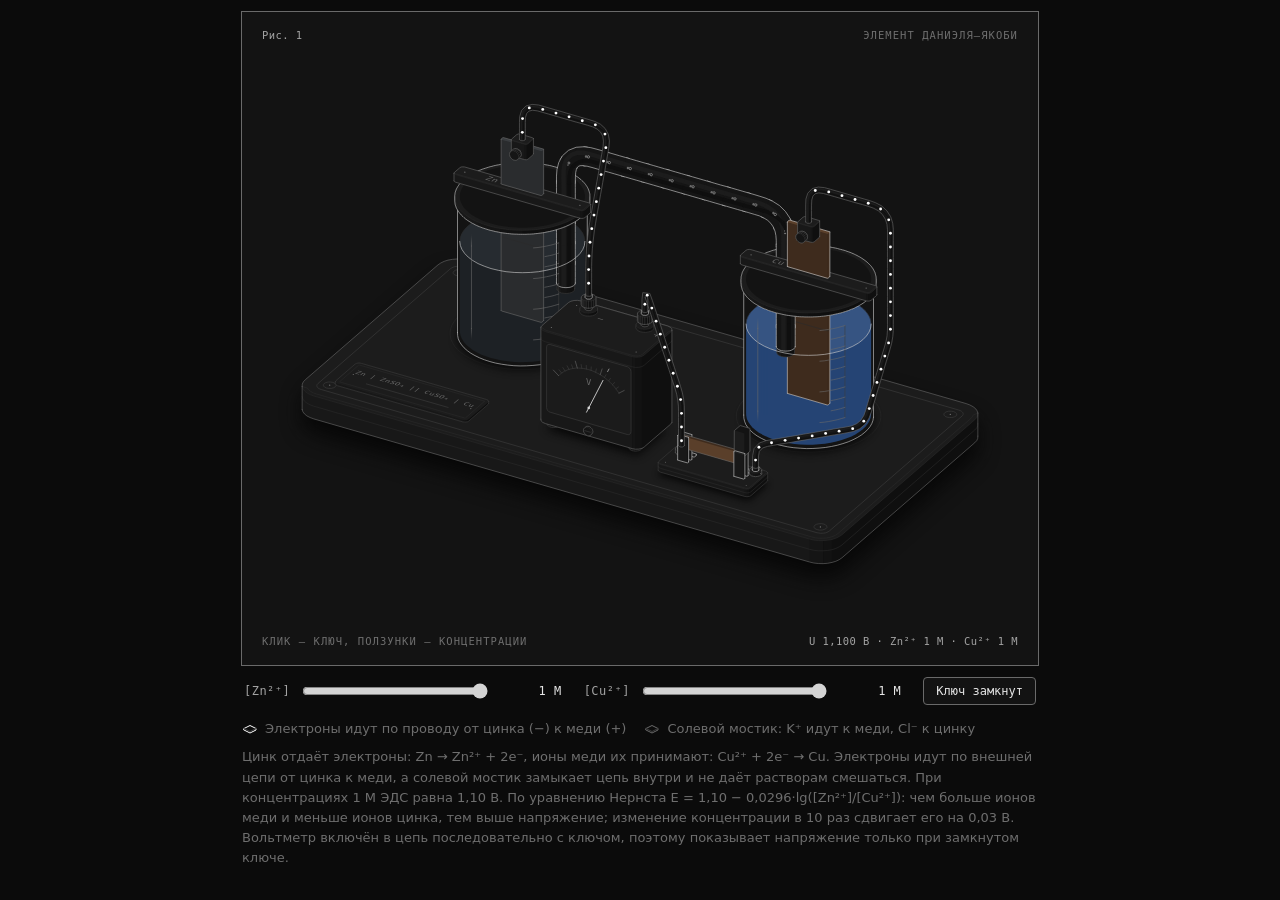
<file: figures/galvanic/index.html>
<!doctype html><html lang="ru"><head><meta charset="utf-8"><meta name="viewport" content="width=device-width, initial-scale=1"><title>Гальванический элемент</title><style>
.iso{
  --anatomy-page:#0b0b0b;--anatomy-card:#131313;--anatomy-text:#a3a3a3;--anatomy-strong:#e6e6e6;--anatomy-muted:#6e6e6e;
  --anatomy-paper:#131313;--anatomy-face:#1b1b1b;--anatomy-top:#1c1c1c;
  --anatomy-shade-0:#0f0f0f;--anatomy-shade-1:#121212;--anatomy-shade-2:#151515;--anatomy-shade-3:#181818;
  --anatomy-lit-top:#262626;--anatomy-lit-shade:#1d1d1d;
  --anatomy-hi:#d4d4d4;--anatomy-mid:#6a6a6a;--anatomy-lo:#3e3e3e;--anatomy-faint:#2a2a2a;--anatomy-lit:#ffffff;
  --anatomy-halo:#050505;--anatomy-halo-opacity:.9;--anatomy-dot:#e6e6e6;
  --anatomy-red:#ff6b6b;--anatomy-green:#6be0a0;--anatomy-blue:#6b9bff;
  --anatomy-weight:.6px;--anatomy-ease:cubic-bezier(.32,.72,0,1);
  --anatomy-mono:ui-monospace,"SF Mono",Menlo,Consolas,monospace;
  --anatomy-lift:inset 0 1px 0 0 #ffffff0a,inset 0 0 0 1px #ffffff06,0 0 0 1px #00000026,0 1px 1px -.5px #00000014,0 3px 3px -1.5px #00000014,0 6px 6px -3px #00000014,0 12px 12px -6px #00000014;
}
.iso[data-theme="light"]{
  --anatomy-page:#f2f2ef;--anatomy-card:#fbfbfa;--anatomy-text:#57575a;--anatomy-strong:#18181a;--anatomy-muted:#8c8c90;
  --anatomy-paper:#fbfbfa;--anatomy-face:#ffffff;--anatomy-top:#ffffff;
  --anatomy-shade-0:#dcdcd9;--anatomy-shade-1:#e5e5e2;--anatomy-shade-2:#ededea;--anatomy-shade-3:#f4f4f1;
  --anatomy-lit-top:#ffffff;--anatomy-lit-shade:#eeeeeb;
  --anatomy-hi:#26262a;--anatomy-mid:#8a8a8f;--anatomy-lo:#b4b4b8;--anatomy-faint:#d4d4d6;--anatomy-lit:#000000;
  --anatomy-halo:#8a8a80;--anatomy-halo-opacity:.32;--anatomy-dot:#3a3a3e;
  --anatomy-red:#e5484d;--anatomy-green:#30a46c;--anatomy-blue:#3e63dd;
  --anatomy-lift:inset 0 1px 0 0 #ffffff,0 0 0 1px #0000000f,0 1px 1px -.5px #0000000a,0 3px 3px -1.5px #0000000a,0 6px 6px -3px #0000000a,0 12px 12px -6px #0000000a;
}
.iso-svg{display:block;width:100%;height:auto;overflow:visible}
.iso-svg path,.iso-svg circle{vector-effect:non-scaling-stroke}
.iso-fill{fill:var(--anatomy-paper);stroke:none}
.iso-solid[data-lit]>.iso-fill{fill:var(--anatomy-face)}
.iso-shade,.iso-top{stroke:none}
.iso-shade[data-shade="0"]{fill:var(--anatomy-shade-0)}
.iso-shade[data-shade="1"]{fill:var(--anatomy-shade-1)}
.iso-shade[data-shade="2"]{fill:var(--anatomy-shade-2)}
.iso-shade[data-shade="3"]{fill:var(--anatomy-shade-3)}
.iso-top{fill:var(--anatomy-top)}
.iso-solid[data-lit]>.iso-top{fill:var(--anatomy-lit-top)}
.iso-solid[data-lit]>.iso-shade{fill:var(--anatomy-lit-shade)}
.iso-solid[data-seamless]>.iso-shade,.iso-solid[data-seamless]>.iso-top{stroke-width:.4;stroke-linejoin:round}
.iso-solid[data-seamless]>.iso-shade[data-shade="0"]{stroke:var(--anatomy-shade-0)}
.iso-solid[data-seamless]>.iso-shade[data-shade="1"]{stroke:var(--anatomy-shade-1)}
.iso-solid[data-seamless]>.iso-shade[data-shade="2"]{stroke:var(--anatomy-shade-2)}
.iso-solid[data-seamless]>.iso-shade[data-shade="3"]{stroke:var(--anatomy-shade-3)}
.iso-solid[data-seamless]>.iso-top{stroke:var(--anatomy-top)}
.iso-solid[data-seamless][data-lit]>.iso-top{stroke:var(--anatomy-lit-top)}
.iso-solid[data-seamless][data-lit]>.iso-shade{stroke:var(--anatomy-lit-shade)}
.iso-solid[data-lit]>.iso-edge{stroke:var(--anatomy-lit)}
.iso-halo{fill:var(--anatomy-halo);stroke:none;filter:blur(9px);opacity:var(--anatomy-halo-opacity);transform:translateY(3px)}
.iso-line{fill:none;stroke:var(--anatomy-lo);stroke-width:var(--anatomy-weight);stroke-linecap:round;stroke-linejoin:round}
.iso-line[data-tone="hi"]{stroke:var(--anatomy-hi)}
.iso-line[data-tone="mid"]{stroke:var(--anatomy-mid)}
.iso-line[data-tone="lo"]{stroke:var(--anatomy-lo)}
.iso-line[data-tone="faint"]{stroke:var(--anatomy-faint)}
.iso-line[data-tone="lit"]{stroke:var(--anatomy-lit)}
.iso-line[data-tone="red"]{stroke:var(--anatomy-red)}
.iso-line[data-tone="green"]{stroke:var(--anatomy-green)}
.iso-line[data-tone="blue"]{stroke:var(--anatomy-blue)}
.iso-line[data-dotted]{stroke-dasharray:.01 3.5;stroke-width:1}
.iso-line[data-dashed]{stroke-dasharray:3 3}
.iso-line[data-flow]{stroke-dasharray:2 6}
.iso-wire-end{fill:var(--anatomy-paper);stroke:var(--anatomy-lo);stroke-width:var(--anatomy-weight)}
.iso-wire[data-tone="hi"] .iso-wire-end{stroke:var(--anatomy-hi)}
.iso-wire[data-tone="mid"] .iso-wire-end{stroke:var(--anatomy-mid)}
.iso-wire[data-tone="faint"] .iso-wire-end{stroke:var(--anatomy-faint)}
.iso-wire[data-tone="lit"] .iso-wire-end{stroke:var(--anatomy-lit)}
.iso-dots circle{fill:var(--anatomy-dot);stroke:none;opacity:.32}
.iso-dots[data-tone="hi"] circle{opacity:.85}
.iso-dots[data-tone="mid"] circle{opacity:.45}
.iso-dots[data-tone="lo"] circle{opacity:.22}
.iso-dots[data-tone="faint"] circle{opacity:.12}
.iso-face-text{fill:var(--anatomy-mid);font-family:var(--anatomy-mono);letter-spacing:.04em}
.iso-face-text[data-tone="hi"]{fill:var(--anatomy-hi)}
.iso-face-text[data-tone="lo"]{fill:var(--anatomy-lo)}
.iso-face-text[data-tone="faint"]{fill:var(--anatomy-faint)}
.tb-body{fill:var(--anatomy-shade-2);stroke:none}
.tb-shine{fill:var(--anatomy-top);stroke:none}
.tb-shade{fill:var(--anatomy-shade-0);stroke:none}
.tb-ring{fill:none;stroke:var(--anatomy-lo);stroke-width:.45;stroke-linecap:butt;stroke-linejoin:round}
.tb-ring[data-tone="mid"]{stroke:var(--anatomy-mid)}
.tb-ring[data-tone="faint"]{stroke:var(--anatomy-faint)}
.tb-ring[data-tone="hi"]{stroke:var(--anatomy-hi)}
@keyframes iso-flow{to{stroke-dashoffset:-32}}
@keyframes iso-pulse{0%,100%{opacity:.18}12%{opacity:1}40%{opacity:.18}}
.iso-line[data-flow]{animation:iso-flow 1600ms linear infinite}
.iso-dots circle[data-pulse]{animation:iso-pulse 1600ms steps(1,end) infinite;animation-delay:var(--pulse-at,0ms)}
.iso-figure{margin:32px 0 36px}
.iso-plate{position:relative;padding:52px 24px;border-radius:0;background:var(--anatomy-card);box-shadow:0 0 0 1px var(--anatomy-mid);--anatomy-paper:var(--anatomy-card)}
.iso-plate-corners{position:absolute;inset:18px 20px;pointer-events:none}
.iso-plate-corner{position:absolute;color:var(--anatomy-muted);font-family:var(--anatomy-mono);font-size:10.5px;line-height:1;letter-spacing:.04em;white-space:nowrap}
.iso-plate-corner[data-corner="fig"]{top:0;left:0;color:var(--anatomy-text)}
.iso-plate-corner[data-corner="title"]{top:0;right:0;text-transform:uppercase;letter-spacing:.1em}
.iso-plate-corner[data-corner="hint"]{bottom:0;left:0;text-transform:uppercase;letter-spacing:.1em}
.iso-plate-corner[data-corner="readout"]{right:0;bottom:0;color:var(--anatomy-text);font-variant-numeric:tabular-nums}
.iso-plate .iso-svg{margin:0 auto}
.iso-legend{display:grid;gap:8px;margin-top:12px;color:var(--anatomy-muted);font-size:13px;line-height:1.55}
.iso-keys{display:flex;flex-wrap:wrap;gap:6px 18px}
.iso-key{display:inline-flex;align-items:center;gap:7px}
.iso-swatch{width:16px;height:10px;flex:none;overflow:visible}
.iso-swatch path{fill:none;stroke:var(--anatomy-hi);stroke-width:1;vector-effect:non-scaling-stroke;stroke-linejoin:round;stroke-linecap:round}
.iso-swatch[data-mark="raised"] path,.iso-swatch[data-mark="flat"] path{stroke:var(--anatomy-mid)}
.iso-swatch[data-mark="lit"] path{stroke:var(--anatomy-lit)}
.iso-swatch[data-mark="dim"] path{stroke:var(--anatomy-lo)}
.iso-swatch[data-mark="dotted"] path{stroke-dasharray:.01 3;stroke-width:1.4}
.iso-swatch[data-mark="dashed"] path{stroke-dasharray:3 2.5}
.iso-swatch[data-mark="red"] path{stroke:var(--anatomy-red)}
.iso-swatch[data-mark="green"] path{stroke:var(--anatomy-green)}
.iso-swatch[data-mark="blue"] path{stroke:var(--anatomy-blue)}
.iso-swatch-crease{stroke:var(--anatomy-lo)!important}
@media (max-width:560px){.iso-plate{padding:48px 12px 70px}.iso-plate-corner[data-corner="hint"]{bottom:18px}}
@media (prefers-reduced-motion:reduce){.iso-line[data-flow],.iso-dots circle[data-pulse]{animation:none}}

*{box-sizing:border-box}
html{color-scheme:dark}
body[data-theme="light"]{color-scheme:light}
body{margin:0;background:var(--anatomy-page);color:var(--anatomy-text);font:14px/1.6 ui-sans-serif,system-ui,-apple-system,"Segoe UI",sans-serif;-webkit-font-smoothing:antialiased}
.iso-page{width:min(650px,100% - 32px);margin:64px auto 96px}

.iso{--gv-liquid:#1d2125;--gv-liquid-top:#262b30;--gv-blue:#2f6fd6;--gv-blue-top:#4b86e6;--gv-cu-top:#5a3f2a;--gv-cu-side:#3e2b1d;--gv-zn-top:#3a3d40;--gv-zn-side:#2a2c2e;--gv-e:#ffffff}
.iso[data-theme="light"]{--gv-liquid:#e8ecee;--gv-liquid-top:#f1f3f4;--gv-blue:#4dabf7;--gv-blue-top:#74c0fc;--gv-cu-top:#f1cfb3;--gv-cu-side:#ddb08c;--gv-zn-top:#e4e6e8;--gv-zn-side:#cfd2d5;--gv-e:#000000}
.iso-page{width:100%;max-width:820px;margin:0 auto;padding:12px}
html.embed .iso-page{max-width:none}
html.embed{color-scheme:normal}
html.embed,html.embed body{background:transparent;overflow:hidden}
.iso-figure{margin:0}
.iso-stage{outline:none;cursor:pointer;-webkit-tap-highlight-color:transparent}
.iso-stage:focus-visible{outline:1px solid var(--anatomy-muted);outline-offset:6px}
.gv-liquid{fill:var(--gv-liquid);stroke:none}
.gv-liquid-top{fill:var(--gv-liquid-top);stroke:none}
.gv-blue{fill:var(--gv-blue);stroke:none}
.gv-blue-top{fill:var(--gv-blue-top)}
.gv-cu>.iso-top{fill:var(--gv-cu-top)}
.gv-cu>.iso-shade,.gv-cu>.iso-fill{fill:var(--gv-cu-side)}
.gv-zn>.iso-top{fill:var(--gv-zn-top)}
.gv-zn>.iso-shade,.gv-zn>.iso-fill{fill:var(--gv-zn-side)}
.gv-blade>.iso-top{fill:var(--gv-cu-top)}
.gv-blade>.iso-fill{fill:var(--gv-cu-side)}
.gv-window{fill:var(--anatomy-face);stroke:none}
.gv-e{fill:var(--gv-e);stroke:none}
.gv-k{fill:var(--anatomy-paper);stroke:var(--anatomy-hi);stroke-width:.5}
.gv-cl{fill:var(--anatomy-mid);stroke:none}
.gv-controls{display:flex;flex-wrap:wrap;gap:10px 22px;align-items:center;padding:12px 2px 2px;font:12px/1.4 var(--anatomy-mono);color:var(--anatomy-text);letter-spacing:.04em}
.gv-controls label{display:flex;align-items:center;gap:10px;flex:1 1 220px;min-width:0}
.gv-controls input[type=range]{flex:1 1 auto;min-width:0;accent-color:var(--anatomy-hi)}
.gv-controls output{min-width:62px;text-align:right;color:var(--anatomy-strong);font-variant-numeric:tabular-nums}
.gv-controls button{font:inherit;color:var(--anatomy-strong);background:var(--anatomy-card);border:1px solid var(--anatomy-lo);border-radius:4px;padding:5px 12px;cursor:pointer}
.gv-controls button[aria-pressed="true"]{border-color:var(--anatomy-mid)}
.gv-controls button:focus-visible{outline:1px solid var(--anatomy-muted);outline-offset:3px}
@media (max-width:560px){.gv-controls label{flex-basis:100%}.iso-page{padding:6px}.iso-plate{overflow:hidden}.iso-plate .iso-svg{width:112%;margin:-3% -6% -4%}}
</style></head><body class="iso" data-theme="dark"><main class="iso-page"><figure class="iso-figure"><div class="iso-plate"><div class="iso-plate-corners" aria-hidden="true"><span class="iso-plate-corner" data-corner="fig">Рис. 1</span><span class="iso-plate-corner" data-corner="title">Элемент Даниэля–Якоби</span><span class="iso-plate-corner" data-corner="hint">Клик — ключ, ползунки — концентрации</span><span class="iso-plate-corner" data-corner="readout" data-readout>U 1,100 В · Zn²⁺ 1 M · Cu²⁺ 1 M</span></div><div class="iso-stage" tabindex="0" role="group" aria-label="Гальванический элемент"><svg xmlns="http://www.w3.org/2000/svg" class="iso-svg" viewBox="0 0 600 440" role="img" aria-label="Гальванический элемент Даниэля–Якоби: слева цинковая пластина в стакане с раствором сульфата цинка, справа медная пластина в стакане с голубым раствором сульфата меди. Стаканы соединены солевым мостиком — U-образной трубкой с гелем KCl. Провода идут от цинка к минусу вольтметра со стрелкой, от плюса вольтметра через рубильник к меди. При замкнутом ключе электроны бегут по проводу от цинка к меди."><path class="iso-halo" d="M29 266.9L29.1 265L29.9 263.2L31.5 261.5L138 169.3L140.2 167.8L142.9 166.5L146 165.5L149.5 164.9L153.2 164.6L156.9 164.6L160.5 165L163.9 165.8L561.6 280.6L564.6 281.7L567.2 283.1L569.1 284.6L570.4 286.4L571 288.2L571 306.7L570.9 308.5L570.1 310.3L568.5 312L462 404.3L459.8 405.8L457.1 407.1L454 408L450.5 408.7L446.8 409L443.1 408.9L439.5 408.5L436.1 407.7L38.4 292.9L35.4 291.8L32.8 290.5L30.9 288.9L29.6 287.2L29 285.3Z"/><g class="iso-solid"><path class="iso-fill" d="M148.9 205.2L149.5 203.7L150.8 202.2L152.7 200.9L155.1 199.9L157.9 199.2L160.9 198.7L164.1 198.7L167.3 199L170.2 199.6L172.7 200.6L174.8 201.8L176.3 203.2L177.1 204.7L177.2 206.3L177.2 209.2L176.6 210.7L175.4 212.2L173.5 213.5L171.1 214.5L168.3 215.2L165.2 215.7L162 215.7L158.9 215.4L156 214.8L153.4 213.8L151.3 212.6L149.8 211.2L149 209.7L148.9 208.1Z"/><path class="iso-shade" data-shade="0" d="M175.4 212.2L173.5 213.5L173.5 210.6L175.4 209.3ZM173.5 213.5L171.1 214.5L171.1 211.6L173.5 210.6ZM177.2 209.2L176.6 210.7L176.6 207.9L177.2 206.3ZM176.6 210.7L175.4 212.2L175.4 209.3L176.6 207.9Z"/><path class="iso-shade" data-shade="1" d="M171.1 214.5L168.3 215.2L168.3 212.4L171.1 211.6ZM168.3 215.2L165.2 215.7L165.2 212.8L168.3 212.4ZM165.2 215.7L162 215.7L162 212.8L165.2 212.8Z"/><path class="iso-shade" data-shade="2" d="M162 215.7L158.9 215.4L158.9 212.6L162 212.8ZM158.9 215.4L156 214.8L156 211.9L158.9 212.6Z"/><path class="iso-shade" data-shade="3" d="M156 214.8L153.4 213.8L153.4 211L156 211.9ZM153.4 213.8L151.3 212.6L151.3 209.8L153.4 211ZM151.3 212.6L149.8 211.2L149.8 208.4L151.3 209.8ZM149.8 211.2L149 209.7L149 206.8L149.8 208.4ZM149 209.7L148.9 208.1L148.9 205.2L149 206.8Z"/><path class="iso-top" d="M175.4 209.3L173.5 210.6L171.1 211.6L168.3 212.4L165.2 212.8L162 212.8L158.9 212.6L156 211.9L153.4 211L151.3 209.8L149.8 208.4L149 206.8L148.9 205.2L149.5 203.7L150.8 202.2L152.7 200.9L155.1 199.9L157.9 199.2L160.9 198.7L164.1 198.7L167.3 199L170.2 199.6L172.7 200.6L174.8 201.8L176.3 203.2L177.1 204.7L177.2 206.3L176.6 207.9Z"/><path class="iso-line iso-crease" data-tone="faint" d="M177.2 206.3L176.6 207.9L175.4 209.3L173.5 210.6L171.1 211.6L168.3 212.4L165.2 212.8L162 212.8L158.9 212.6L156 211.9L153.4 211L151.3 209.8L149.8 208.4L149 206.8L148.9 205.2"/><path class="iso-line iso-edge" data-tone="lo" d="M148.9 205.2L149.5 203.7L150.8 202.2L152.7 200.9L155.1 199.9L157.9 199.2L160.9 198.7L164.1 198.7L167.3 199L170.2 199.6L172.7 200.6L174.8 201.8L176.3 203.2L177.1 204.7L177.2 206.3M177.2 209.2L176.6 210.7L175.4 212.2L173.5 213.5L171.1 214.5L168.3 215.2L165.2 215.7L162 215.7L158.9 215.4L156 214.8L153.4 213.8L151.3 212.6L149.8 211.2L149 209.7L148.9 208.1M148.9 205.2L148.9 208.1M177.2 206.3L177.2 209.2"/></g><g class="iso-solid"><path class="iso-fill" d="M151.7 200L152.2 198.8L153.2 197.6L154.7 196.6L156.7 195.7L158.9 195.1L161.4 194.8L163.9 194.8L166.4 195L168.7 195.5L170.8 196.3L172.5 197.2L173.6 198.4L174.3 199.6L174.4 200.9L174.4 206.2L173.9 207.4L172.9 208.6L171.4 209.6L169.5 210.5L167.2 211.1L164.8 211.4L162.2 211.4L159.7 211.2L157.4 210.7L155.3 209.9L153.7 209L152.5 207.8L151.8 206.6L151.7 205.3Z"/><path class="iso-shade" data-shade="0" d="M172.9 208.6L171.4 209.6L171.4 204.3L172.9 203.3ZM171.4 209.6L169.5 210.5L169.5 205.1L171.4 204.3ZM174.4 206.2L173.9 207.4L173.9 202.1L174.4 200.9ZM173.9 207.4L172.9 208.6L172.9 203.3L173.9 202.1Z"/><path class="iso-shade" data-shade="1" d="M169.5 210.5L167.2 211.1L167.2 205.7L169.5 205.1ZM167.2 211.1L164.8 211.4L164.8 206.1L167.2 205.7ZM164.8 211.4L162.2 211.4L162.2 206.1L164.8 206.1Z"/><path class="iso-shade" data-shade="2" d="M162.2 211.4L159.7 211.2L159.7 205.9L162.2 206.1ZM159.7 211.2L157.4 210.7L157.4 205.4L159.7 205.9Z"/><path class="iso-shade" data-shade="3" d="M157.4 210.7L155.3 209.9L155.3 204.6L157.4 205.4ZM155.3 209.9L153.7 209L153.7 203.6L155.3 204.6ZM153.7 209L152.5 207.8L152.5 202.5L153.7 203.6ZM152.5 207.8L151.8 206.6L151.8 201.3L152.5 202.5ZM151.8 206.6L151.7 205.3L151.7 200L151.8 201.3Z"/><path class="iso-top" d="M172.9 203.3L171.4 204.3L169.5 205.1L167.2 205.7L164.8 206.1L162.2 206.1L159.7 205.9L157.4 205.4L155.3 204.6L153.7 203.6L152.5 202.5L151.8 201.3L151.7 200L152.2 198.8L153.2 197.6L154.7 196.6L156.7 195.7L158.9 195.1L161.4 194.8L163.9 194.8L166.4 195L168.7 195.5L170.8 196.3L172.5 197.2L173.6 198.4L174.3 199.6L174.4 200.9L173.9 202.1Z"/><path class="iso-line iso-crease" data-tone="faint" d="M174.4 200.9L173.9 202.1L172.9 203.3L171.4 204.3L169.5 205.1L167.2 205.7L164.8 206.1L162.2 206.1L159.7 205.9L157.4 205.4L155.3 204.6L153.7 203.6L152.5 202.5L151.8 201.3L151.7 200"/><path class="iso-line iso-edge" data-tone="mid" d="M151.7 200L152.2 198.8L153.2 197.6L154.7 196.6L156.7 195.7L158.9 195.1L161.4 194.8L163.9 194.8L166.4 195L168.7 195.5L170.8 196.3L172.5 197.2L173.6 198.4L174.3 199.6L174.4 200.9M174.4 206.2L173.9 207.4L172.9 208.6L171.4 209.6L169.5 210.5L167.2 211.1L164.8 211.4L162.2 211.4L159.7 211.2L157.4 210.7L155.3 209.9L153.7 209L152.5 207.8L151.8 206.6L151.7 205.3M151.7 200L151.7 205.3M174.4 200.9L174.4 206.2"/></g><g class="iso-solid"><path class="iso-fill" d="M66 277L66.6 275.4L67.9 274L69.8 272.7L72.2 271.7L75 270.9L78.1 270.5L81.3 270.4L84.4 270.7L87.3 271.4L89.9 272.3L91.9 273.5L93.4 274.9L94.3 276.5L94.4 278.1L94.4 280.9L93.8 282.5L92.5 283.9L90.6 285.2L88.2 286.3L85.4 287L82.3 287.4L79.1 287.5L76 287.2L73.1 286.5L70.5 285.6L68.5 284.4L67 283L66.2 281.5L66 279.9Z"/><path class="iso-shade" data-shade="0" d="M92.5 283.9L90.6 285.2L90.6 282.4L92.5 281.1ZM90.6 285.2L88.2 286.3L88.2 283.4L90.6 282.4ZM94.4 280.9L93.8 282.5L93.8 279.6L94.4 278.1ZM93.8 282.5L92.5 283.9L92.5 281.1L93.8 279.6Z"/><path class="iso-shade" data-shade="1" d="M88.2 286.3L85.4 287L85.4 284.1L88.2 283.4ZM85.4 287L82.3 287.4L82.3 284.5L85.4 284.1ZM82.3 287.4L79.1 287.5L79.1 284.6L82.3 284.5Z"/><path class="iso-shade" data-shade="2" d="M79.1 287.5L76 287.2L76 284.3L79.1 284.6ZM76 287.2L73.1 286.5L73.1 283.7L76 284.3Z"/><path class="iso-shade" data-shade="3" d="M73.1 286.5L70.5 285.6L70.5 282.7L73.1 283.7ZM70.5 285.6L68.5 284.4L68.5 281.5L70.5 282.7ZM68.5 284.4L67 283L67 280.1L68.5 281.5ZM67 283L66.2 281.5L66.2 278.6L67 280.1ZM66.2 281.5L66 279.9L66 277L66.2 278.6Z"/><path class="iso-top" d="M92.5 281.1L90.6 282.4L88.2 283.4L85.4 284.1L82.3 284.5L79.1 284.6L76 284.3L73.1 283.7L70.5 282.7L68.5 281.5L67 280.1L66.2 278.6L66 277L66.6 275.4L67.9 274L69.8 272.7L72.2 271.7L75 270.9L78.1 270.5L81.3 270.4L84.4 270.7L87.3 271.4L89.9 272.3L91.9 273.5L93.4 274.9L94.3 276.5L94.4 278.1L93.8 279.6Z"/><path class="iso-line iso-crease" data-tone="faint" d="M94.4 278.1L93.8 279.6L92.5 281.1L90.6 282.4L88.2 283.4L85.4 284.1L82.3 284.5L79.1 284.6L76 284.3L73.1 283.7L70.5 282.7L68.5 281.5L67 280.1L66.2 278.6L66 277"/><path class="iso-line iso-edge" data-tone="lo" d="M66 277L66.6 275.4L67.9 274L69.8 272.7L72.2 271.7L75 270.9L78.1 270.5L81.3 270.4L84.4 270.7L87.3 271.4L89.9 272.3L91.9 273.5L93.4 274.9L94.3 276.5L94.4 278.1M94.4 280.9L93.8 282.5L92.5 283.9L90.6 285.2L88.2 286.3L85.4 287L82.3 287.4L79.1 287.5L76 287.2L73.1 286.5L70.5 285.6L68.5 284.4L67 283L66.2 281.5L66 279.9M66 277L66 279.9M94.4 278.1L94.4 280.9"/></g><g class="iso-solid"><path class="iso-fill" d="M68.9 271.8L69.4 270.5L70.4 269.4L71.9 268.3L73.8 267.5L76.1 266.9L78.5 266.6L81.1 266.5L83.6 266.8L85.9 267.3L87.9 268L89.6 269L90.8 270.1L91.4 271.3L91.5 272.6L91.5 277.9L91.1 279.2L90 280.4L88.5 281.4L86.6 282.2L84.4 282.8L81.9 283.1L79.4 283.2L76.9 283L74.5 282.4L72.5 281.7L70.8 280.7L69.6 279.6L69 278.4L68.9 277.1Z"/><path class="iso-shade" data-shade="0" d="M90 280.4L88.5 281.4L88.5 276.1L90 275ZM88.5 281.4L86.6 282.2L86.6 276.9L88.5 276.1ZM91.5 277.9L91.1 279.2L91.1 273.9L91.5 272.6ZM91.1 279.2L90 280.4L90 275L91.1 273.9Z"/><path class="iso-shade" data-shade="1" d="M86.6 282.2L84.4 282.8L84.4 277.5L86.6 276.9ZM84.4 282.8L81.9 283.1L81.9 277.8L84.4 277.5ZM81.9 283.1L79.4 283.2L79.4 277.9L81.9 277.8Z"/><path class="iso-shade" data-shade="2" d="M79.4 283.2L76.9 283L76.9 277.6L79.4 277.9ZM76.9 283L74.5 282.4L74.5 277.1L76.9 277.6Z"/><path class="iso-shade" data-shade="3" d="M74.5 282.4L72.5 281.7L72.5 276.4L74.5 277.1ZM72.5 281.7L70.8 280.7L70.8 275.4L72.5 276.4ZM70.8 280.7L69.6 279.6L69.6 274.3L70.8 275.4ZM69.6 279.6L69 278.4L69 273L69.6 274.3ZM69 278.4L68.9 277.1L68.9 271.8L69 273Z"/><path class="iso-top" d="M90 275L88.5 276.1L86.6 276.9L84.4 277.5L81.9 277.8L79.4 277.9L76.9 277.6L74.5 277.1L72.5 276.4L70.8 275.4L69.6 274.3L69 273L68.9 271.8L69.4 270.5L70.4 269.4L71.9 268.3L73.8 267.5L76.1 266.9L78.5 266.6L81.1 266.5L83.6 266.8L85.9 267.3L87.9 268L89.6 269L90.8 270.1L91.4 271.3L91.5 272.6L91.1 273.9Z"/><path class="iso-line iso-crease" data-tone="faint" d="M91.5 272.6L91.1 273.9L90 275L88.5 276.1L86.6 276.9L84.4 277.5L81.9 277.8L79.4 277.9L76.9 277.6L74.5 277.1L72.5 276.4L70.8 275.4L69.6 274.3L69 273L68.9 271.8"/><path class="iso-line iso-edge" data-tone="mid" d="M68.9 271.8L69.4 270.5L70.4 269.4L71.9 268.3L73.8 267.5L76.1 266.9L78.5 266.6L81.1 266.5L83.6 266.8L85.9 267.3L87.9 268L89.6 269L90.8 270.1L91.4 271.3L91.5 272.6M91.5 277.9L91.1 279.2L90 280.4L88.5 281.4L86.6 282.2L84.4 282.8L81.9 283.1L79.4 283.2L76.9 283L74.5 282.4L72.5 281.7L70.8 280.7L69.6 279.6L69 278.4L68.9 277.1M68.9 271.8L68.9 277.1M91.5 272.6L91.5 277.9"/></g><g class="iso-solid"><path class="iso-fill" d="M505.6 308.2L506.2 306.7L507.5 305.2L509.4 303.9L511.8 302.9L514.6 302.1L517.7 301.7L520.9 301.7L524 302L526.9 302.6L529.5 303.5L531.5 304.7L533 306.1L533.8 307.7L534 309.3L534 312.1L533.4 313.7L532.1 315.2L530.2 316.4L527.8 317.5L525 318.2L521.9 318.6L518.7 318.7L515.6 318.4L512.7 317.8L510.1 316.8L508.1 315.6L506.6 314.2L505.7 312.7L505.6 311.1Z"/><path class="iso-shade" data-shade="0" d="M532.1 315.2L530.2 316.4L530.2 313.6L532.1 312.3ZM530.2 316.4L527.8 317.5L527.8 314.6L530.2 313.6ZM534 312.1L533.4 313.7L533.4 310.8L534 309.3ZM533.4 313.7L532.1 315.2L532.1 312.3L533.4 310.8Z"/><path class="iso-shade" data-shade="1" d="M527.8 317.5L525 318.2L525 315.4L527.8 314.6ZM525 318.2L521.9 318.6L521.9 315.8L525 315.4ZM521.9 318.6L518.7 318.7L518.7 315.8L521.9 315.8Z"/><path class="iso-shade" data-shade="2" d="M518.7 318.7L515.6 318.4L515.6 315.5L518.7 315.8ZM515.6 318.4L512.7 317.8L512.7 314.9L515.6 315.5Z"/><path class="iso-shade" data-shade="3" d="M512.7 317.8L510.1 316.8L510.1 314L512.7 314.9ZM510.1 316.8L508.1 315.6L508.1 312.7L510.1 314ZM508.1 315.6L506.6 314.2L506.6 311.3L508.1 312.7ZM506.6 314.2L505.7 312.7L505.7 309.8L506.6 311.3ZM505.7 312.7L505.6 311.1L505.6 308.2L505.7 309.8Z"/><path class="iso-top" d="M532.1 312.3L530.2 313.6L527.8 314.6L525 315.4L521.9 315.8L518.7 315.8L515.6 315.5L512.7 314.9L510.1 314L508.1 312.7L506.6 311.3L505.7 309.8L505.6 308.2L506.2 306.7L507.5 305.2L509.4 303.9L511.8 302.9L514.6 302.1L517.7 301.7L520.9 301.7L524 302L526.9 302.6L529.5 303.5L531.5 304.7L533 306.1L533.8 307.7L534 309.3L533.4 310.8Z"/><path class="iso-line iso-crease" data-tone="faint" d="M534 309.3L533.4 310.8L532.1 312.3L530.2 313.6L527.8 314.6L525 315.4L521.9 315.8L518.7 315.8L515.6 315.5L512.7 314.9L510.1 314L508.1 312.7L506.6 311.3L505.7 309.8L505.6 308.2"/><path class="iso-line iso-edge" data-tone="lo" d="M505.6 308.2L506.2 306.7L507.5 305.2L509.4 303.9L511.8 302.9L514.6 302.1L517.7 301.7L520.9 301.7L524 302L526.9 302.6L529.5 303.5L531.5 304.7L533 306.1L533.8 307.7L534 309.3M534 312.1L533.4 313.7L532.1 315.2L530.2 316.4L527.8 317.5L525 318.2L521.9 318.6L518.7 318.7L515.6 318.4L512.7 317.8L510.1 316.8L508.1 315.6L506.6 314.2L505.7 312.7L505.6 311.1M505.6 308.2L505.6 311.1M534 309.3L534 312.1"/></g><g class="iso-solid"><path class="iso-fill" d="M508.5 303L508.9 301.7L510 300.6L511.5 299.5L513.4 298.7L515.6 298.1L518.1 297.8L520.6 297.7L523.1 298L525.5 298.5L527.5 299.2L529.2 300.2L530.4 301.3L531 302.6L531.1 303.8L531.1 309.2L530.6 310.4L529.6 311.6L528.1 312.6L526.2 313.4L523.9 314L521.5 314.4L518.9 314.4L516.4 314.2L514.1 313.7L512.1 312.9L510.4 311.9L509.2 310.8L508.6 309.6L508.5 308.3Z"/><path class="iso-shade" data-shade="0" d="M529.6 311.6L528.1 312.6L528.1 307.3L529.6 306.3ZM528.1 312.6L526.2 313.4L526.2 308.1L528.1 307.3ZM531.1 309.2L530.6 310.4L530.6 305.1L531.1 303.8ZM530.6 310.4L529.6 311.6L529.6 306.3L530.6 305.1Z"/><path class="iso-shade" data-shade="1" d="M526.2 313.4L523.9 314L523.9 308.7L526.2 308.1ZM523.9 314L521.5 314.4L521.5 309L523.9 308.7ZM521.5 314.4L518.9 314.4L518.9 309.1L521.5 309Z"/><path class="iso-shade" data-shade="2" d="M518.9 314.4L516.4 314.2L516.4 308.8L518.9 309.1ZM516.4 314.2L514.1 313.7L514.1 308.3L516.4 308.8Z"/><path class="iso-shade" data-shade="3" d="M514.1 313.7L512.1 312.9L512.1 307.6L514.1 308.3ZM512.1 312.9L510.4 311.9L510.4 306.6L512.1 307.6ZM510.4 311.9L509.2 310.8L509.2 305.5L510.4 306.6ZM509.2 310.8L508.6 309.6L508.6 304.3L509.2 305.5ZM508.6 309.6L508.5 308.3L508.5 303L508.6 304.3Z"/><path class="iso-top" d="M529.6 306.3L528.1 307.3L526.2 308.1L523.9 308.7L521.5 309L518.9 309.1L516.4 308.8L514.1 308.3L512.1 307.6L510.4 306.6L509.2 305.5L508.6 304.3L508.5 303L508.9 301.7L510 300.6L511.5 299.5L513.4 298.7L515.6 298.1L518.1 297.8L520.6 297.7L523.1 298L525.5 298.5L527.5 299.2L529.2 300.2L530.4 301.3L531 302.6L531.1 303.8L530.6 305.1Z"/><path class="iso-line iso-crease" data-tone="faint" d="M531.1 303.8L530.6 305.1L529.6 306.3L528.1 307.3L526.2 308.1L523.9 308.7L521.5 309L518.9 309.1L516.4 308.8L514.1 308.3L512.1 307.6L510.4 306.6L509.2 305.5L508.6 304.3L508.5 303"/><path class="iso-line iso-edge" data-tone="mid" d="M508.5 303L508.9 301.7L510 300.6L511.5 299.5L513.4 298.7L515.6 298.1L518.1 297.8L520.6 297.7L523.1 298L525.5 298.5L527.5 299.2L529.2 300.2L530.4 301.3L531 302.6L531.1 303.8M531.1 309.2L530.6 310.4L529.6 311.6L528.1 312.6L526.2 313.4L523.9 314L521.5 314.4L518.9 314.4L516.4 314.2L514.1 313.7L512.1 312.9L510.4 311.9L509.2 310.8L508.6 309.6L508.5 308.3M508.5 303L508.5 308.3M531.1 303.8L531.1 309.2"/></g><g class="iso-solid"><path class="iso-fill" d="M422.8 380L423.4 378.4L424.6 376.9L426.5 375.7L428.9 374.6L431.7 373.9L434.8 373.5L438 373.4L441.1 373.7L444 374.3L446.6 375.3L448.7 376.5L450.2 377.9L451 379.4L451.1 381L451.1 383.9L450.5 385.5L449.2 386.9L447.3 388.2L444.9 389.2L442.1 390L439.1 390.4L435.9 390.5L432.7 390.2L429.8 389.5L427.3 388.6L425.2 387.4L423.7 386L422.9 384.4L422.8 382.8Z"/><path class="iso-shade" data-shade="0" d="M449.2 386.9L447.3 388.2L447.3 385.3L449.2 384.1ZM447.3 388.2L444.9 389.2L444.9 386.4L447.3 385.3ZM451.1 383.9L450.5 385.5L450.5 382.6L451.1 381ZM450.5 385.5L449.2 386.9L449.2 384.1L450.5 382.6Z"/><path class="iso-shade" data-shade="1" d="M444.9 389.2L442.1 390L442.1 387.1L444.9 386.4ZM442.1 390L439.1 390.4L439.1 387.5L442.1 387.1ZM439.1 390.4L435.9 390.5L435.9 387.6L439.1 387.5Z"/><path class="iso-shade" data-shade="2" d="M435.9 390.5L432.7 390.2L432.7 387.3L435.9 387.6ZM432.7 390.2L429.8 389.5L429.8 386.6L432.7 387.3Z"/><path class="iso-shade" data-shade="3" d="M429.8 389.5L427.3 388.6L427.3 385.7L429.8 386.6ZM427.3 388.6L425.2 387.4L425.2 384.5L427.3 385.7ZM425.2 387.4L423.7 386L423.7 383.1L425.2 384.5ZM423.7 386L422.9 384.4L422.9 381.6L423.7 383.1ZM422.9 384.4L422.8 382.8L422.8 380L422.9 381.6Z"/><path class="iso-top" d="M449.2 384.1L447.3 385.3L444.9 386.4L442.1 387.1L439.1 387.5L435.9 387.6L432.7 387.3L429.8 386.6L427.3 385.7L425.2 384.5L423.7 383.1L422.9 381.6L422.8 380L423.4 378.4L424.6 376.9L426.5 375.7L428.9 374.6L431.7 373.9L434.8 373.5L438 373.4L441.1 373.7L444 374.3L446.6 375.3L448.7 376.5L450.2 377.9L451 379.4L451.1 381L450.5 382.6Z"/><path class="iso-line iso-crease" data-tone="faint" d="M451.1 381L450.5 382.6L449.2 384.1L447.3 385.3L444.9 386.4L442.1 387.1L439.1 387.5L435.9 387.6L432.7 387.3L429.8 386.6L427.3 385.7L425.2 384.5L423.7 383.1L422.9 381.6L422.8 380"/><path class="iso-line iso-edge" data-tone="lo" d="M422.8 380L423.4 378.4L424.6 376.9L426.5 375.7L428.9 374.6L431.7 373.9L434.8 373.5L438 373.4L441.1 373.7L444 374.3L446.6 375.3L448.7 376.5L450.2 377.9L451 379.4L451.1 381M451.1 383.9L450.5 385.5L449.2 386.9L447.3 388.2L444.9 389.2L442.1 390L439.1 390.4L435.9 390.5L432.7 390.2L429.8 389.5L427.3 388.6L425.2 387.4L423.7 386L422.9 384.4L422.8 382.8M422.8 380L422.8 382.8M451.1 381L451.1 383.9"/></g><g class="iso-solid"><path class="iso-fill" d="M425.6 374.7L426.1 373.5L427.1 372.3L428.6 371.3L430.5 370.5L432.8 369.9L435.2 369.6L437.8 369.5L440.3 369.7L442.6 370.2L444.7 371L446.3 372L447.5 373.1L448.2 374.3L448.3 375.6L448.3 380.9L447.8 382.2L446.8 383.3L445.3 384.4L443.3 385.2L441.1 385.8L438.6 386.1L436.1 386.2L433.6 385.9L431.3 385.4L429.2 384.7L427.5 383.7L426.4 382.6L425.7 381.3L425.6 380.1Z"/><path class="iso-shade" data-shade="0" d="M446.8 383.3L445.3 384.4L445.3 379L446.8 378ZM445.3 384.4L443.3 385.2L443.3 379.9L445.3 379ZM448.3 380.9L447.8 382.2L447.8 376.8L448.3 375.6ZM447.8 382.2L446.8 383.3L446.8 378L447.8 376.8Z"/><path class="iso-shade" data-shade="1" d="M443.3 385.2L441.1 385.8L441.1 380.5L443.3 379.9ZM441.1 385.8L438.6 386.1L438.6 380.8L441.1 380.5ZM438.6 386.1L436.1 386.2L436.1 380.8L438.6 380.8Z"/><path class="iso-shade" data-shade="2" d="M436.1 386.2L433.6 385.9L433.6 380.6L436.1 380.8ZM433.6 385.9L431.3 385.4L431.3 380.1L433.6 380.6Z"/><path class="iso-shade" data-shade="3" d="M431.3 385.4L429.2 384.7L429.2 379.3L431.3 380.1ZM429.2 384.7L427.5 383.7L427.5 378.4L429.2 379.3ZM427.5 383.7L426.4 382.6L426.4 377.2L427.5 378.4ZM426.4 382.6L425.7 381.3L425.7 376L426.4 377.2ZM425.7 381.3L425.6 380.1L425.6 374.7L425.7 376Z"/><path class="iso-top" d="M446.8 378L445.3 379L443.3 379.9L441.1 380.5L438.6 380.8L436.1 380.8L433.6 380.6L431.3 380.1L429.2 379.3L427.5 378.4L426.4 377.2L425.7 376L425.6 374.7L426.1 373.5L427.1 372.3L428.6 371.3L430.5 370.5L432.8 369.9L435.2 369.6L437.8 369.5L440.3 369.7L442.6 370.2L444.7 371L446.3 372L447.5 373.1L448.2 374.3L448.3 375.6L447.8 376.8Z"/><path class="iso-line iso-crease" data-tone="faint" d="M448.3 375.6L447.8 376.8L446.8 378L445.3 379L443.3 379.9L441.1 380.5L438.6 380.8L436.1 380.8L433.6 380.6L431.3 380.1L429.2 379.3L427.5 378.4L426.4 377.2L425.7 376L425.6 374.7"/><path class="iso-line iso-edge" data-tone="mid" d="M425.6 374.7L426.1 373.5L427.1 372.3L428.6 371.3L430.5 370.5L432.8 369.9L435.2 369.6L437.8 369.5L440.3 369.7L442.6 370.2L444.7 371L446.3 372L447.5 373.1L448.2 374.3L448.3 375.6M448.3 380.9L447.8 382.2L446.8 383.3L445.3 384.4L443.3 385.2L441.1 385.8L438.6 386.1L436.1 386.2L433.6 385.9L431.3 385.4L429.2 384.7L427.5 383.7L426.4 382.6L425.7 381.3L425.6 380.1M425.6 374.7L425.6 380.1M448.3 375.6L448.3 380.9"/></g><g class="iso-solid"><path class="iso-fill" d="M29 258.7L29.1 256.8L29.9 255L31.5 253.3L138 161.1L140.2 159.6L142.9 158.3L146 157.3L149.5 156.7L153.2 156.4L156.9 156.4L160.5 156.8L163.9 157.6L561.6 272.4L564.6 273.5L567.2 274.9L569.1 276.4L570.4 278.2L571 280L571 298.5L570.9 300.3L570.1 302.1L568.5 303.8L462 396.1L459.8 397.6L457.1 398.9L454 399.8L450.5 400.5L446.8 400.8L443.1 400.7L439.5 400.3L436.1 399.5L38.4 284.7L35.4 283.6L32.8 282.3L30.9 280.7L29.6 279L29 277.1Z"/><path class="iso-shade" data-shade="0" d="M571 298.5L570.9 300.3L570.9 281.9L571 280ZM570.9 300.3L570.1 302.1L570.1 283.7L570.9 281.9ZM570.1 302.1L568.5 303.8L568.5 285.4L570.1 283.7ZM568.5 303.8L462 396.1L462 377.6L568.5 285.4ZM462 396.1L459.8 397.6L459.8 379.1L462 377.6ZM459.8 397.6L457.1 398.9L457.1 380.4L459.8 379.1ZM457.1 398.9L454 399.8L454 381.4L457.1 380.4Z"/><path class="iso-shade" data-shade="1" d="M454 399.8L450.5 400.5L450.5 382L454 381.4ZM450.5 400.5L446.8 400.8L446.8 382.3L450.5 382Z"/><path class="iso-shade" data-shade="2" d="M446.8 400.8L443.1 400.7L443.1 382.3L446.8 382.3ZM443.1 400.7L439.5 400.3L439.5 381.9L443.1 382.3ZM439.5 400.3L436.1 399.5L436.1 381.1L439.5 381.9Z"/><path class="iso-shade" data-shade="3" d="M436.1 399.5L38.4 284.7L38.4 266.3L436.1 381.1ZM38.4 284.7L35.4 283.6L35.4 265.2L38.4 266.3ZM35.4 283.6L32.8 282.3L32.8 263.8L35.4 265.2ZM32.8 282.3L30.9 280.7L30.9 262.3L32.8 263.8ZM30.9 280.7L29.6 279L29.6 260.5L30.9 262.3ZM29.6 279L29 277.1L29 258.7L29.6 260.5Z"/><path class="iso-top" d="M561.6 272.4L564.6 273.5L567.2 274.9L569.1 276.4L570.4 278.2L571 280L570.9 281.9L570.1 283.7L568.5 285.4L462 377.6L459.8 379.1L457.1 380.4L454 381.4L450.5 382L446.8 382.3L443.1 382.3L439.5 381.9L436.1 381.1L38.4 266.3L35.4 265.2L32.8 263.8L30.9 262.3L29.6 260.5L29 258.7L29.1 256.8L29.9 255L31.5 253.3L138 161.1L140.2 159.6L142.9 158.3L146 157.3L149.5 156.7L153.2 156.4L156.9 156.4L160.5 156.8L163.9 157.6Z"/><path class="iso-line iso-crease" data-tone="faint" d="M571 280L570.9 281.9L570.1 283.7L568.5 285.4L462 377.6L459.8 379.1L457.1 380.4L454 381.4L450.5 382L446.8 382.3L443.1 382.3L439.5 381.9L436.1 381.1L38.4 266.3L35.4 265.2L32.8 263.8L30.9 262.3L29.6 260.5L29 258.7"/><path class="iso-line iso-bevel" data-tone="faint" d="M571 280L567.2 281.6L566.5 283.1L565.2 284.5L458.8 376.6L457 377.9L454.8 378.9L452.3 379.7L449.5 380.2L446.6 380.4L443.6 380.4L440.7 380.1L437.9 379.4L40.5 264.7L37.9 263.8L35.9 262.7L34.3 261.4L33.2 260L29 258.7"/><path class="iso-line" data-tone="faint" d="M571 288.2L570.9 290.1L570.1 291.9L568.5 293.6L462 385.8L459.8 387.3L457.1 388.6L454 389.6L450.5 390.2L446.8 390.5L443.1 390.5L439.5 390.1L436.1 389.3L38.4 274.5L35.4 273.4L32.8 272L30.9 270.5L29.6 268.7L29 266.9"/><path class="iso-line iso-edge" data-tone="mid" d="M29 258.7L29.1 256.8L29.9 255L31.5 253.3L138 161.1L140.2 159.6L142.9 158.3L146 157.3L149.5 156.7L153.2 156.4L156.9 156.4L160.5 156.8L163.9 157.6L561.6 272.4L564.6 273.5L567.2 274.9L569.1 276.4L570.4 278.2L571 280M571 298.5L570.9 300.3L570.1 302.1L568.5 303.8L462 396.1L459.8 397.6L457.1 398.9L454 399.8L450.5 400.5L446.8 400.8L443.1 400.7L439.5 400.3L436.1 399.5L38.4 284.7L35.4 283.6L32.8 282.3L30.9 280.7L29.6 279L29 277.1M571 280L571 298.5M29 258.7L29 277.1"/></g><path class="iso-line" data-tone="lo" d="M555.7 277.6L556.8 278L557.8 278.5L558.5 279.1L559 279.7L559.2 280.4L559.2 281.1L558.9 281.8L558.3 282.4L451.8 374.7L450.9 375.2L449.9 375.7L448.7 376.1L447.4 376.3L446.1 376.4L444.7 376.4L443.3 376.2L442 376L44.3 261.1L43.2 260.7L42.2 260.2L41.5 259.6L41 259L40.8 258.3L40.8 257.6L41.1 256.9L41.7 256.3L148.2 164L149.1 163.5L150.1 163L151.3 162.6L152.6 162.4L153.9 162.3L155.3 162.3L156.7 162.5L158 162.7Z"/><path class="iso-line" data-tone="lo" d="M159.8 168.7L158.4 169.5L156.6 169.9L154.6 170L152.7 169.7L151.1 169L150.2 168.1L150.1 167.1L150.8 166.1L152.1 165.4L153.9 164.9L155.9 164.9L157.9 165.2L159.4 165.8L160.3 166.8L160.4 167.8ZM553.4 282.4L552.1 283.1L550.2 283.6L548.2 283.6L546.3 283.3L544.8 282.6L543.9 281.7L543.7 280.7L544.4 279.8L545.7 279L547.5 278.5L549.6 278.5L551.5 278.8L553 279.5L553.9 280.4L554.1 281.4ZM55.6 258.9L54.3 259.7L52.5 260.2L50.4 260.2L48.5 259.9L47 259.2L46.1 258.3L45.9 257.3L46.6 256.3L47.9 255.6L49.8 255.1L51.8 255.1L53.7 255.4L55.2 256.1L56.1 257L56.3 258ZM449.2 372.6L447.9 373.3L446.1 373.8L444.1 373.9L442.1 373.5L440.6 372.9L439.7 371.9L439.6 370.9L440.2 370L441.6 369.2L443.4 368.8L445.4 368.7L447.3 369L448.9 369.7L449.8 370.6L449.9 371.6Z"/><g class="iso-dots" data-tone="mid"><circle cx="155.3" cy="167.4" r="0.5"/><circle cx="548.9" cy="281.1" r="0.5"/><circle cx="51.1" cy="257.6" r="0.5"/><circle cx="444.7" cy="371.3" r="0.5"/></g><path class="iso-line" data-tone="faint" d="M255.9 230.6L252.8 233L249.2 235.3L245.3 237.3L240.9 239.1L236.3 240.8L231.3 242.1L226.1 243.3L220.6 244.2L215.1 244.8L209.4 245.1L203.7 245.1L198.1 244.9L192.5 244.4L187 243.6L181.7 242.6L176.6 241.3L171.8 239.7L167.4 237.9L163.3 236L159.6 233.8L156.4 231.5L153.6 229L151.3 226.4L149.6 223.6L148.4 220.9L147.8 218L147.7 215.2L148.1 212.4L149.1 209.6L150.7 206.8L152.8 204.2L155.4 201.6L158.5 199.2L162 197L166 195L170.3 193.1L175 191.5L180 190.1L185.2 189L190.6 188.1L196.2 187.5L201.8 187.2L207.5 187.2L213.2 187.4L218.8 187.9L224.3 188.7L229.6 189.7L234.6 191L239.4 192.6L243.9 194.3L248 196.3L251.6 198.5L254.9 200.8L257.6 203.3L259.9 205.9L261.7 208.6L262.9 211.4L263.5 214.2L263.6 217.1L263.1 219.9L262.1 222.7L260.6 225.5L258.5 228.1Z"/><path class="iso-line" data-tone="faint" d="M485.5 296.9L482.4 299.3L478.9 301.5L474.9 303.6L470.6 305.4L465.9 307.1L460.9 308.4L455.7 309.6L450.3 310.4L444.7 311L439 311.4L433.4 311.4L427.7 311.2L422.1 310.7L416.6 309.9L411.3 308.8L406.2 307.5L401.5 306L397 304.2L392.9 302.2L389.2 300.1L386 297.7L383.2 295.3L381 292.6L379.2 289.9L378 287.1L377.4 284.3L377.3 281.5L377.7 278.6L378.8 275.8L380.3 273.1L382.4 270.5L385 267.9L388.1 265.5L391.6 263.3L395.6 261.3L399.9 259.4L404.6 257.8L409.6 256.4L414.8 255.3L420.2 254.4L425.8 253.8L431.5 253.5L437.1 253.4L442.8 253.7L448.4 254.2L453.9 255L459.2 256L464.2 257.3L469 258.9L473.5 260.6L477.6 262.6L481.3 264.8L484.5 267.1L487.3 269.6L489.5 272.2L491.3 274.9L492.5 277.7L493.1 280.5L493.2 283.4L492.8 286.2L491.7 289L490.2 291.7L488.1 294.4Z"/><g class="iso-solid"><path class="iso-fill" d="M55.6 254.9L56.1 254L71.5 240.7L72.8 240.1L74.6 239.8L76.4 240.1L176.8 269.1L178.1 269.7L178.6 270.6L178.6 272.2L178.1 273.1L162.7 286.4L161.4 287.1L159.6 287.3L157.9 287.1L57.4 258.1L56.1 257.4L55.6 256.6Z"/><path class="iso-shade" data-shade="0" d="M178.6 272.2L178.1 273.1L178.1 271.5L178.6 270.6ZM178.1 273.1L162.7 286.4L162.7 284.8L178.1 271.5ZM162.7 286.4L161.4 287.1L161.4 285.5L162.7 284.8Z"/><path class="iso-shade" data-shade="1" d="M161.4 287.1L159.6 287.3L159.6 285.7L161.4 285.5Z"/><path class="iso-shade" data-shade="2" d="M159.6 287.3L157.9 287.1L157.9 285.5L159.6 285.7Z"/><path class="iso-shade" data-shade="3" d="M157.9 287.1L57.4 258.1L57.4 256.5L157.9 285.5ZM57.4 258.1L56.1 257.4L56.1 255.8L57.4 256.5ZM56.1 257.4L55.6 256.6L55.6 254.9L56.1 255.8Z"/><path class="iso-top" d="M176.8 269.1L178.1 269.7L178.6 270.6L178.1 271.5L162.7 284.8L161.4 285.5L159.6 285.7L157.9 285.5L57.4 256.5L56.1 255.8L55.6 254.9L56.1 254L71.5 240.7L72.8 240.1L74.6 239.8L76.4 240.1Z"/><path class="iso-line iso-edge" data-tone="lo" d="M55.6 254.9L56.1 254L71.5 240.7L72.8 240.1L74.6 239.8L76.4 240.1L176.8 269.1L178.1 269.7L178.6 270.6M178.6 272.2L178.1 273.1L162.7 286.4L161.4 287.1L159.6 287.3L157.9 287.1L57.4 258.1L56.1 257.4L55.6 256.6M178.6 270.6L178.6 272.2M55.6 254.9L55.6 256.6"/></g><path class="iso-line" data-tone="faint" d="M175.2 270.5L175.2 270.5L175.3 270.6L175.2 270.6L159.9 284L159.8 284L159.6 284L159.5 284L59.1 255L59 255L59 254.9L59 254.9L74.4 241.5L74.5 241.5L74.6 241.5L74.7 241.5Z"/><text class="iso-face-text" data-tone="mid" transform="matrix(2.05 0.592 -1.184 1.025 118.295 261.727)" font-size="3" text-anchor="middle">Zn | ZnSO₄ || CuSO₄ | Cu</text><path class="iso-line" data-tone="lo" data-free="" d="M80.5 256.6L146.1 275.5"/><g class="iso-dots" data-tone="mid"><circle cx="70" cy="249.1" r="0.45"/><circle cx="164.3" cy="276.4" r="0.45"/></g><path class="iso-halo" d="M153.7 217.6L154 212.5L156.3 207.6L160.5 202.9L166.5 198.8L173.9 195.3L182.6 192.6L192.2 190.8L202.2 190L212.4 190.1L222.4 191.3L231.7 193.4L240 196.4L246.9 200.1L252.3 204.4L255.9 209.2L257.6 214.2L257.6 214.4L257.3 219.5L254.9 224.5L250.7 229.2L244.8 233.3L237.3 236.8L228.7 239.5L219.1 241.3L209 242.1L198.8 242L188.9 240.8L179.6 238.7L171.3 235.7L164.3 232L158.9 227.7L155.3 222.9L153.7 217.8Z" style="filter:blur(4px)"/><path class="iso-fill" d="M153.6 108.7L154 106.1L154.9 103.6L156.3 101.2L158.2 98.8L160.5 96.5L163.3 94.4L166.5 92.4L170 90.5L173.9 88.9L178.1 87.4L182.6 86.2L187.3 85.2L192.2 84.4L197.1 83.8L202.2 83.5L207.3 83.5L212.4 83.7L217.5 84.2L222.4 84.9L227.1 85.8L231.7 87L236 88.4L240 90L243.6 91.7L246.9 93.7L249.9 95.8L252.3 98L254.4 100.4L255.9 102.8L257 105.3L257.6 107.8L257.7 110.4L257.7 217L257.3 219.5L256.4 222.1L254.9 224.5L253.1 226.9L250.7 229.2L248 231.3L244.8 233.3L241.2 235.1L237.3 236.8L233.1 238.3L228.7 239.5L224 240.5L219.1 241.3L214.1 241.8L209 242.1L203.9 242.2L198.8 242L193.8 241.5L188.9 240.8L184.1 239.9L179.6 238.7L175.3 237.3L171.3 235.7L167.6 233.9L164.3 232L161.4 229.9L158.9 227.7L156.9 225.3L155.3 222.9L154.2 220.4L153.7 217.8L153.6 215.3Z"/><path class="gv-liquid" d="M155.5 141.5L155.9 139.1L156.8 136.6L158.1 134.3L159.9 132L162.2 129.8L164.8 127.7L167.9 125.8L171.3 124L175.1 122.4L179.1 121L183.4 119.8L188 118.8L192.6 118.1L197.5 117.6L202.3 117.3L207.3 117.3L212.2 117.5L217 117.9L221.8 118.6L226.3 119.5L230.7 120.6L234.9 121.9L238.7 123.5L242.3 125.2L245.4 127.1L248.2 129.1L250.6 131.2L252.6 133.5L254.1 135.8L255.1 138.2L255.7 140.7L255.8 143.2L255.8 214.9L255.4 217.4L254.5 219.8L253.2 222.2L251.3 224.4L249.1 226.6L246.4 228.7L243.4 230.6L239.9 232.4L236.2 234L232.1 235.4L227.8 236.6L223.3 237.6L218.6 238.3L213.8 238.8L208.9 239.1L204 239.2L199.1 239L194.2 238.5L189.5 237.9L184.9 236.9L180.5 235.8L176.4 234.5L172.5 233L169 231.2L165.8 229.4L163 227.3L160.6 225.2L158.7 222.9L157.2 220.6L156.1 218.2L155.6 215.7L155.5 213.3Z"/><path class="gv-liquid-top" d="M249.1 154.9L246.4 157L243.4 158.9L239.9 160.6L236.2 162.2L232.1 163.6L227.8 164.8L223.3 165.8L218.6 166.6L213.8 167.1L208.9 167.4L204 167.4L199.1 167.2L194.2 166.8L189.5 166.1L184.9 165.2L180.5 164.1L176.4 162.7L172.5 161.2L169 159.5L165.8 157.6L163 155.6L160.6 153.4L158.7 151.2L157.2 148.8L156.1 146.4L155.6 144L155.5 141.5L155.9 139.1L156.8 136.6L158.1 134.3L159.9 132L162.2 129.8L164.8 127.7L167.9 125.8L171.3 124L175.1 122.4L179.1 121L183.4 119.8L188 118.8L192.6 118.1L197.5 117.6L202.3 117.3L207.3 117.3L212.2 117.5L217 117.9L221.8 118.6L226.3 119.5L230.7 120.6L234.9 121.9L238.7 123.5L242.3 125.2L245.4 127.1L248.2 129.1L250.6 131.2L252.6 133.5L254.1 135.8L255.1 138.2L255.7 140.7L255.8 143.2L255.4 145.6L254.5 148L253.2 150.4L251.3 152.7Z"/><path class="iso-line" data-tone="faint" d="M155.4 142.3L155.9 139.1L157.2 135.8L159.3 132.7L162.2 129.8L165.8 127.1L170.1 124.6L175.1 122.4L180.5 120.6L186.4 119.2L192.6 118.1L199.1 117.5L205.6 117.2L212.2 117.5L218.6 118.1L224.8 119.2L230.7 120.6L236.2 122.4L241.1 124.6L245.4 127.1L249.1 129.8L252 132.7L254.1 135.8L255.4 139.1L255.8 142.3"/><g class="iso-solid gv-zn"><path class="iso-fill" d="M188.6 102.3L188.6 102L189.8 101L190.3 100.8L190.8 100.9L222.4 110L222.7 110.2L222.7 205.7L222.6 206L221.4 207L221 207.2L220.5 207.2L188.9 198.1L188.6 197.8Z"/><path class="iso-shade" data-shade="0" d="M222.7 205.7L222.6 206L222.6 110.5L222.7 110.2ZM222.6 206L221.4 207L221.4 111.5L222.6 110.5ZM221.4 207L221 207.2L221 111.7L221.4 111.5Z"/><path class="iso-shade" data-shade="2" d="M221 207.2L220.5 207.2L220.5 111.6L221 111.7Z"/><path class="iso-shade" data-shade="3" d="M220.5 207.2L188.9 198.1L188.9 102.5L220.5 111.6ZM188.9 198.1L188.6 197.8L188.6 102.3L188.9 102.5Z"/><path class="iso-top" d="M222.4 110L222.7 110.2L222.6 110.5L221.4 111.5L221 111.7L220.5 111.6L188.9 102.5L188.6 102.3L188.6 102L189.8 101L190.3 100.8L190.8 100.9Z"/><path class="iso-line" data-tone="faint" d="M222.7 146.3L222.6 146.6L221.4 147.6L221 147.7L220.5 147.7L188.9 138.6L188.6 138.4"/><path class="iso-line iso-edge" data-tone="mid" d="M188.6 102.3L188.6 102L189.8 101L190.3 100.8L190.8 100.9L222.4 110L222.7 110.2M222.7 205.7L222.6 206L221.4 207L221 207.2L220.5 207.2L188.9 198.1L188.6 197.8M222.7 110.2L222.7 205.7M188.6 102.3L188.6 197.8"/></g><g class="iso-solid"><path class="iso-fill" d="M233.5 176L233.6 174.9L234.4 173.9L235.8 173L237.7 172.4L239.8 172.1L242 172.2L244.1 172.6L245.8 173.3L247.1 174.2L247.6 175.3L247.6 180.2L247.5 181.3L246.7 182.4L245.3 183.2L243.5 183.8L241.3 184.1L239.1 184L237 183.7L235.3 183L234.1 182L233.5 180.9Z"/><path class="iso-shade" data-shade="0" d="M246.7 182.4L245.3 183.2L245.3 178.3L246.7 177.4ZM245.3 183.2L243.5 183.8L243.5 178.9L245.3 178.3ZM247.6 180.2L247.5 181.3L247.5 176.4L247.6 175.3ZM247.5 181.3L246.7 182.4L246.7 177.4L247.5 176.4Z"/><path class="iso-shade" data-shade="1" d="M243.5 183.8L241.3 184.1L241.3 179.2L243.5 178.9Z"/><path class="iso-shade" data-shade="2" d="M241.3 184.1L239.1 184L239.1 179.1L241.3 179.2ZM239.1 184L237 183.7L237 178.7L239.1 179.1Z"/><path class="iso-shade" data-shade="3" d="M237 183.7L235.3 183L235.3 178L237 178.7ZM235.3 183L234.1 182L234.1 177.1L235.3 178ZM234.1 182L233.5 180.9L233.5 176L234.1 177.1Z"/><path class="iso-top" d="M246.7 177.4L245.3 178.3L243.5 178.9L241.3 179.2L239.1 179.1L237 178.7L235.3 178L234.1 177.1L233.5 176L233.6 174.9L234.4 173.9L235.8 173L237.7 172.4L239.8 172.1L242 172.2L244.1 172.6L245.8 173.3L247.1 174.2L247.6 175.3L247.5 176.4Z"/><path class="iso-line iso-edge" data-tone="lo" d="M233.5 176L233.6 174.9L234.4 173.9L235.8 173L237.7 172.4L239.8 172.1L242 172.2L244.1 172.6L245.8 173.3L247.1 174.2L247.6 175.3M247.6 180.2L247.5 181.3L246.7 182.4L245.3 183.2L243.5 183.8L241.3 184.1L239.1 184L237 183.7L235.3 183L234.1 182L233.5 180.9M233.5 176L233.5 180.9M247.6 175.3L247.6 180.2"/></g><g class="tb"><path class="tb-body" d="M248.1 175.7L248.1 171.2L248.1 166.7L248.1 162.2L248.1 158.4L233 158.4L233 162.2L233 166.7L233 171.2L233 175.7ZM233.2 176.5L233.7 177.3L234.6 178L235.8 178.6L237.3 179.1L238.9 179.3L240.6 179.4L242.3 179.3L243.9 179.1L245.3 178.6L246.5 178L247.4 177.3L248 176.5L248.1 175.7L248 174.8L247.4 174L246.5 173.3L245.3 172.7L243.9 172.2L242.3 172L240.6 171.9L238.9 172L237.3 172.2L235.8 172.7L234.6 173.3L233.7 174L233.2 174.8L233 175.7Z"/><path class="tb-shine" d="M240.6 175.7L240.6 171.2L240.6 166.7L240.6 162.2L240.6 157.7L240.6 157.4L236.9 157.4L236.9 157.7L236.9 162.2L236.9 166.7L236.9 171.2L236.9 175.7L236.9 179L237.3 179.1L238.9 179.3L240.6 179.4Z"/><path class="tb-shade" d="M244.7 175.7L244.7 171.2L244.7 166.7L244.7 162.2L244.7 157.7L244.7 157.4L241.6 157.4L241.6 157.7L241.6 162.2L241.6 166.7L241.6 171.2L241.6 175.7L241.6 179.4L242.3 179.3L243.9 179.1L244.7 178.8Z"/><path class="iso-line tb-edge" data-tone="hi" d="M248.1 175.7L248.1 171.2L248.1 166.7L248.1 162.2L248.1 158.4M233 175.7L233 171.2L233 166.7L233 162.2L233 158.4M248.1 175.7L248 176.5L247.4 177.3L246.5 178L245.3 178.6L243.9 179.1L242.3 179.3L240.6 179.4L238.9 179.3L237.3 179.1L235.8 178.6L234.6 178L233.7 177.3L233.2 176.5L233 175.7"/></g><g class="tb"><path class="tb-body" d="M248.1 160.5L248.1 157.7L248.1 153.2L248.1 148.7L248.1 144.2L248.1 142.2L233 142.2L233 144.2L233 148.7L233 153.2L233 157.7L233 160.5Z"/><path class="tb-shine" d="M240.6 161.5L240.6 157.7L240.6 153.2L240.6 148.7L240.6 144.2L240.6 141.2L236.9 141.2L236.9 144.2L236.9 148.7L236.9 153.2L236.9 157.7L236.9 161.5Z"/><path class="tb-shade" d="M244.7 161.5L244.7 157.7L244.7 153.2L244.7 148.7L244.7 144.2L244.7 141.2L241.6 141.2L241.6 144.2L241.6 148.7L241.6 153.2L241.6 157.7L241.6 161.5Z"/><path class="iso-line tb-edge" data-tone="hi" d="M248.1 160.5L248.1 157.7L248.1 153.2L248.1 148.7L248.1 144.2L248.1 142.2M233 160.5L233 157.7L233 153.2L233 148.7L233 144.2L233 142.2"/></g><g class="tb"><path class="tb-body" d="M248.1 144.2L248.1 144.2L248.1 139.7L248.1 135.2L248.1 130.7L248.1 126.2L248.1 126L233 126L233 126.2L233 130.7L233 135.2L233 139.7L233 144.2L233 144.2Z"/><path class="tb-shine" d="M240.6 145.3L240.6 144.2L240.6 139.7L240.6 135.2L240.6 130.7L240.6 126.2L240.6 125L236.9 125L236.9 126.2L236.9 130.7L236.9 135.2L236.9 139.7L236.9 144.2L236.9 145.3Z"/><path class="tb-shade" d="M244.7 145.3L244.7 144.2L244.7 139.7L244.7 135.2L244.7 130.7L244.7 126.2L244.7 125L241.6 125L241.6 126.2L241.6 130.7L241.6 135.2L241.6 139.7L241.6 144.2L241.6 145.3Z"/><path class="iso-line tb-edge" data-tone="hi" d="M248.1 144.2L248.1 144.2L248.1 139.7L248.1 135.2L248.1 130.7L248.1 126.2L248.1 126M233 144.2L233 144.2L233 139.7L233 135.2L233 130.7L233 126.2L233 126"/></g><g class="tb"><path class="tb-body" d="M248.1 128L248.1 126.2L248.1 121.7L248.1 117.2L248.1 112.7L248.1 109.8L233 109.8L233 112.7L233 117.2L233 121.7L233 126.2L233 128Z"/><path class="tb-shine" d="M240.6 129.1L240.6 126.2L240.6 121.7L240.6 117.2L240.6 112.7L240.6 108.7L236.9 108.7L236.9 112.7L236.9 117.2L236.9 121.7L236.9 126.2L236.9 129.1Z"/><path class="tb-shade" d="M244.7 129.1L244.7 126.2L244.7 121.7L244.7 117.2L244.7 112.7L244.7 108.7L241.6 108.7L241.6 112.7L241.6 117.2L241.6 121.7L241.6 126.2L241.6 129.1Z"/><path class="iso-line tb-edge" data-tone="hi" d="M248.1 128L248.1 126.2L248.1 121.7L248.1 117.2L248.1 112.7L248.1 109.8M233 128L233 126.2L233 121.7L233 117.2L233 112.7L233 109.8"/></g><path class="iso-line" data-tone="hi" d="M255.8 142.3L255.4 145.6L254.1 148.8L252 151.9L249.1 154.9L245.4 157.6L241.1 160.1L236.2 162.2L230.7 164.1L224.8 165.5L218.6 166.6L212.2 167.2L205.6 167.4L199.1 167.2L192.6 166.6L186.4 165.5L180.5 164.1L175.1 162.2L170.1 160.1L165.8 157.6L162.2 154.9L159.3 151.9L157.2 148.8L155.9 145.6L155.4 142.3"/><path class="iso-line" data-tone="lo" data-free="start" d="M234.8 217.3L234.8 143.5"/><path class="iso-line" data-tone="mid" data-free="end" d="M234.8 217.3L231.7 218.2L228.5 219.1L225.2 219.8L221.7 220.5L218.2 221L214.6 221.3M234.8 209.1L233.1 209.6L231.3 210.2L229.4 210.7L227.6 211.1L225.6 211.5L223.7 211.9M234.8 200.9L233.1 201.4L231.3 202L229.4 202.5L227.6 202.9L225.6 203.3L223.7 203.7M234.8 192.7L231.7 193.6L228.5 194.5L225.2 195.2L221.7 195.9L218.2 196.4L214.6 196.7M234.8 184.5L233.1 185L231.3 185.6L229.4 186.1L227.6 186.5L225.6 186.9L223.7 187.3M234.8 176.3L233.1 176.8L231.3 177.4L229.4 177.9L227.6 178.3L225.6 178.7L223.7 179.1M234.8 168.1L231.7 169L228.5 169.9L225.2 170.6L221.7 171.3L218.2 171.8L214.6 172.1M234.8 159.9L233.1 160.4L231.3 161L229.4 161.5L227.6 161.9L225.6 162.3L223.7 162.7M234.8 151.7L233.1 152.2L231.3 152.8L229.4 153.3L227.6 153.7L225.6 154.1L223.7 154.5M234.8 143.5L231.7 144.4L228.5 145.3L225.2 146L221.7 146.7L218.2 147.2L214.6 147.5"/><g class="iso-fade"><defs><linearGradient id="iso-fade-426b6f" gradientUnits="userSpaceOnUse" x1="164.8" y1="222.1" x2="164.8" y2="212.1"><stop offset="0.000" stop-opacity="0.000" style="stop-color:var(--anatomy-mid)"/><stop offset="0.167" stop-opacity="0.074" style="stop-color:var(--anatomy-mid)"/><stop offset="0.333" stop-opacity="0.259" style="stop-color:var(--anatomy-mid)"/><stop offset="0.500" stop-opacity="0.500" style="stop-color:var(--anatomy-mid)"/><stop offset="0.667" stop-opacity="0.741" style="stop-color:var(--anatomy-mid)"/><stop offset="0.833" stop-opacity="0.926" style="stop-color:var(--anatomy-mid)"/><stop offset="1.000" stop-opacity="1.000" style="stop-color:var(--anatomy-mid)"/></linearGradient></defs><path class="iso-line" data-tone="mid" data-free="start" d="M164.8 222.1L164.8 212.1" style="stroke:url(#iso-fade-426b6f)"/><path class="iso-line" data-tone="mid" d="M164.8 212.1L164.8 146"/><defs><linearGradient id="iso-fade-l10x9a" gradientUnits="userSpaceOnUse" x1="164.8" y1="146" x2="164.8" y2="136"><stop offset="0.000" stop-opacity="1.000" style="stop-color:var(--anatomy-mid)"/><stop offset="0.167" stop-opacity="0.926" style="stop-color:var(--anatomy-mid)"/><stop offset="0.333" stop-opacity="0.741" style="stop-color:var(--anatomy-mid)"/><stop offset="0.500" stop-opacity="0.500" style="stop-color:var(--anatomy-mid)"/><stop offset="0.667" stop-opacity="0.259" style="stop-color:var(--anatomy-mid)"/><stop offset="0.833" stop-opacity="0.074" style="stop-color:var(--anatomy-mid)"/><stop offset="1.000" stop-opacity="0.000" style="stop-color:var(--anatomy-mid)"/></linearGradient></defs><path class="iso-line" data-tone="mid" data-free="end" d="M164.8 146L164.8 136" style="stroke:url(#iso-fade-l10x9a)"/></g><path class="iso-line iso-edge" data-tone="hi" d="M153.6 108.7L154 106.1L154.9 103.6L156.3 101.2L158.2 98.8L160.5 96.5L163.3 94.4L166.5 92.4L170 90.5L173.9 88.9L178.1 87.4L182.6 86.2L187.3 85.2L192.2 84.4L197.1 83.8L202.2 83.5L207.3 83.5L212.4 83.7L217.5 84.2L222.4 84.9L227.1 85.8L231.7 87L236 88.4L240 90L243.6 91.7L246.9 93.7L249.9 95.8L252.3 98L254.4 100.4L255.9 102.8L257 105.3L257.6 107.8L257.7 110.4M257.7 217L257.3 219.5L256.4 222.1L254.9 224.5L253.1 226.9L250.7 229.2L248 231.3L244.8 233.3L241.2 235.1L237.3 236.8L233.1 238.3L228.7 239.5L224 240.5L219.1 241.3L214.1 241.8L209 242.1L203.9 242.2L198.8 242L193.8 241.5L188.9 240.8L184.1 239.9L179.6 238.7L175.3 237.3L171.3 235.7L167.6 233.9L164.3 232L161.4 229.9L158.9 227.7L156.9 225.3L155.3 222.9L154.2 220.4L153.7 217.8L153.6 215.3M153.6 108.7L153.6 215.3M257.7 110.4L257.7 217"/><g class="iso-solid"><path class="iso-fill" d="M151.4 106.3L151.4 105.5L151.5 104.8L151.6 104L151.7 103.3L151.9 102.5L152.2 101.8L152.4 101.1L152.7 100.3L153.1 99.6L153.5 98.9L153.9 98.2L154.4 97.5L154.9 96.7L155.4 96.1L156 95.4L156.6 94.7L157.3 94L158 93.4L158.7 92.7L159.4 92.1L160.2 91.4L161.1 90.8L161.9 90.2L162.9 89.6L163.8 89L164.7 88.5L165.7 87.9L166.8 87.4L167.8 86.8L168.9 86.3L170 85.8L171.2 85.3L172.3 84.9L173.5 84.4L174.7 84L176 83.6L177.2 83.2L178.5 82.8L179.8 82.4L181.2 82.1L182.5 81.7L183.9 81.4L185.2 81.1L186.6 80.9L188 80.6L189.4 80.4L190.9 80.2L192.3 80L193.8 79.8L195.2 79.6L196.7 79.5L198.2 79.4L199.7 79.3L201.2 79.2L202.6 79.2L204.1 79.2L205.6 79.1L207.1 79.2L208.6 79.2L210.1 79.2L211.6 79.3L213.1 79.4L214.6 79.5L216 79.6L217.5 79.8L218.9 80L220.4 80.2L221.8 80.4L223.2 80.6L224.6 80.9L226 81.1L227.4 81.4L228.8 81.7L230.1 82.1L231.4 82.4L232.7 82.8L234 83.2L235.3 83.6L236.5 84L237.7 84.4L238.9 84.9L240.1 85.3L241.2 85.8L242.3 86.3L243.4 86.8L244.5 87.4L245.5 87.9L246.5 88.5L247.5 89L248.4 89.6L249.3 90.2L250.2 90.8L251 91.4L251.8 92.1L252.6 92.7L253.3 93.4L254 94L254.7 94.7L255.3 95.4L255.9 96.1L256.4 96.7L256.9 97.5L257.4 98.2L257.8 98.9L258.2 99.6L258.5 100.3L258.8 101.1L259.1 101.8L259.3 102.5L259.5 103.3L259.7 104L259.8 104.8L259.8 105.5L259.8 106.3L259.8 109.5L259.8 110.3L259.8 111L259.7 111.8L259.5 112.5L259.3 113.3L259.1 114L258.8 114.7L258.5 115.5L258.2 116.2L257.8 116.9L257.4 117.6L256.9 118.3L256.4 119L255.9 119.7L255.3 120.4L254.7 121.1L254 121.8L253.3 122.4L252.6 123.1L251.8 123.7L251 124.4L250.2 125L249.3 125.6L248.4 126.2L247.5 126.8L246.5 127.3L245.5 127.9L244.5 128.4L243.4 129L242.3 129.5L241.2 130L240.1 130.5L238.9 130.9L237.7 131.4L236.5 131.8L235.3 132.2L234 132.6L232.7 133L231.4 133.4L230.1 133.7L228.8 134L227.4 134.4L226 134.6L224.6 134.9L223.2 135.2L221.8 135.4L220.4 135.6L218.9 135.8L217.5 136L216 136.1L214.6 136.3L213.1 136.4L211.6 136.5L210.1 136.5L208.6 136.6L207.1 136.6L205.6 136.6L204.1 136.6L202.6 136.6L201.2 136.5L199.7 136.5L198.2 136.4L196.7 136.3L195.2 136.1L193.8 136L192.3 135.8L190.9 135.6L189.4 135.4L188 135.2L186.6 134.9L185.2 134.6L183.9 134.4L182.5 134L181.2 133.7L179.8 133.4L178.5 133L177.2 132.6L176 132.2L174.7 131.8L173.5 131.4L172.3 130.9L171.2 130.5L170 130L168.9 129.5L167.8 129L166.8 128.4L165.7 127.9L164.7 127.3L163.8 126.8L162.9 126.2L161.9 125.6L161.1 125L160.2 124.4L159.4 123.7L158.7 123.1L158 122.4L157.3 121.8L156.6 121.1L156 120.4L155.4 119.7L154.9 119L154.4 118.3L153.9 117.6L153.5 116.9L153.1 116.2L152.7 115.5L152.4 114.7L152.2 114L151.9 113.3L151.7 112.5L151.6 111.8L151.5 111L151.4 110.3L151.4 109.5Z"/><path class="iso-shade" data-shade="0" d="M259.8 110.3L259.7 111.8L259.3 113.3L258.8 114.7L258.2 116.2L257.4 117.6L256.4 119L255.3 120.4L254 121.8L252.6 123.1L251 124.4L249.3 125.6L247.5 126.8L245.5 127.9L243.4 129L241.2 130L238.9 130.9L236.5 131.8L234 132.6L231.4 133.4L228.8 134L226 134.6L223.2 135.2L220.4 135.6L217.5 136L214.6 136.3L211.6 136.5L208.6 136.6L205.6 136.6L205.6 133.4L208.6 133.3L211.6 133.2L214.6 133L217.5 132.7L220.4 132.3L223.2 131.9L226 131.4L228.8 130.8L231.4 130.1L234 129.3L236.5 128.5L238.9 127.6L241.2 126.7L243.4 125.7L245.5 124.6L247.5 123.5L249.3 122.3L251 121.1L252.6 119.8L254 118.5L255.3 117.1L256.4 115.8L257.4 114.3L258.2 112.9L258.8 111.4L259.3 110L259.7 108.5L259.8 107Z"/><path class="iso-shade" data-shade="1" d="M205.6 136.6L202.6 136.6L199.7 136.5L196.7 136.3L193.8 136L190.9 135.6L188 135.2L188 131.9L190.9 132.3L193.8 132.7L196.7 133L199.7 133.2L202.6 133.3L205.6 133.4Z"/><path class="iso-shade" data-shade="2" d="M188 135.2L185.2 134.6L182.5 134L179.8 133.4L177.2 132.6L174.7 131.8L172.3 130.9L170 130L170 126.7L172.3 127.6L174.7 128.5L177.2 129.3L179.8 130.1L182.5 130.8L185.2 131.4L188 131.9Z"/><path class="iso-shade" data-shade="3" d="M170 130L167.8 129L165.7 127.9L163.8 126.8L161.9 125.6L160.2 124.4L158.7 123.1L157.3 121.8L156 120.4L154.9 119L153.9 117.6L153.1 116.2L153.1 112.9L153.9 114.3L154.9 115.8L156 117.1L157.3 118.5L158.7 119.8L160.2 121.1L161.9 122.3L163.8 123.5L165.7 124.6L167.8 125.7L170 126.7Z"/><path class="iso-top" d="M153.1 116.2L152.4 114.7L151.9 113.3L151.6 111.8L151.4 110.3L151.4 107L151.6 108.5L151.9 110L152.4 111.4L153.1 112.9ZM252.6 119.8L251 121.1L249.3 122.3L247.5 123.5L245.5 124.6L243.4 125.7L241.2 126.7L238.9 127.6L236.5 128.5L234 129.3L231.4 130.1L228.8 130.8L226 131.4L223.2 131.9L220.4 132.3L217.5 132.7L214.6 133L211.6 133.2L208.6 133.3L205.6 133.4L202.6 133.3L199.7 133.2L196.7 133L193.8 132.7L190.9 132.3L188 131.9L185.2 131.4L182.5 130.8L179.8 130.1L177.2 129.3L174.7 128.5L172.3 127.6L170 126.7L167.8 125.7L165.7 124.6L163.8 123.5L161.9 122.3L160.2 121.1L158.7 119.8L157.3 118.5L156 117.1L154.9 115.8L153.9 114.3L153.1 112.9L152.4 111.4L151.9 110L151.6 108.5L151.4 107L151.4 105.5L151.6 104L151.9 102.5L152.4 101.1L153.1 99.6L153.9 98.2L154.9 96.7L156 95.4L157.3 94L158.7 92.7L160.2 91.4L161.9 90.2L163.8 89L165.7 87.9L167.8 86.8L170 85.8L172.3 84.9L174.7 84L177.2 83.2L179.8 82.4L182.5 81.7L185.2 81.1L188 80.6L190.9 80.2L193.8 79.8L196.7 79.5L199.7 79.3L202.6 79.2L205.6 79.1L208.6 79.2L211.6 79.3L214.6 79.5L217.5 79.8L220.4 80.2L223.2 80.6L226 81.1L228.8 81.7L231.4 82.4L234 83.2L236.5 84L238.9 84.9L241.2 85.8L243.4 86.8L245.5 87.9L247.5 89L249.3 90.2L251 91.4L252.6 92.7L254 94L255.3 95.4L256.4 96.7L257.4 98.2L258.2 99.6L258.8 101.1L259.3 102.5L259.7 104L259.8 105.5L259.8 107L259.7 108.5L259.3 110L258.8 111.4L258.2 112.9L257.4 114.3L256.4 115.8L255.3 117.1L254 118.5L252.6 119.8L249.1 118.8L250.4 117.6L251.6 116.3L252.6 115.1L253.5 113.7L254.3 112.4L254.9 111.1L255.3 109.7L255.6 108.3L255.8 106.9L255.8 105.6L255.6 104.2L255.3 102.8L254.9 101.4L254.3 100.1L253.5 98.8L252.6 97.5L251.6 96.2L250.4 94.9L249.1 93.7L247.6 92.5L246.1 91.4L244.4 90.3L242.6 89.3L240.6 88.3L238.6 87.3L236.5 86.4L234.2 85.6L231.9 84.9L229.5 84.2L227 83.6L224.5 83L221.9 82.5L219.3 82.1L216.6 81.8L213.9 81.5L211.2 81.3L208.4 81.2L205.6 81.2L202.9 81.2L200.1 81.3L197.4 81.5L194.7 81.8L192 82.1L189.3 82.5L186.7 83L184.2 83.6L181.7 84.2L179.3 84.9L177 85.6L174.8 86.4L172.7 87.3L170.6 88.3L168.7 89.3L166.9 90.3L165.2 91.4L163.6 92.5L162.2 93.7L160.9 94.9L159.7 96.2L158.6 97.5L157.7 98.8L157 100.1L156.4 101.4L155.9 102.8L155.6 104.2L155.5 105.6L155.5 106.9L155.6 108.3L155.9 109.7L156.4 111.1L157 112.4L157.7 113.7L158.6 115.1L159.7 116.3L160.9 117.6L162.2 118.8L163.6 120L165.2 121.1L166.9 122.2L168.7 123.2L170.6 124.2L172.7 125.2L174.8 126.1L177 126.9L179.3 127.6L181.7 128.3L184.2 128.9L186.7 129.5L189.3 130L192 130.4L194.7 130.7L197.4 131L200.1 131.2L202.9 131.3L205.6 131.3L208.4 131.3L211.2 131.2L213.9 131L216.6 130.7L219.3 130.4L221.9 130L224.5 129.5L227 128.9L229.5 128.3L231.9 127.6L234.2 126.9L236.5 126.1L238.6 125.2L240.6 124.2L242.6 123.2L244.4 122.2L246.1 121.1L247.6 120L249.1 118.8Z"/><path class="iso-line iso-crease" data-tone="faint" d="M259.8 106.3L259.8 107L259.8 107.7L259.7 108.5L259.5 109.2L259.3 110L259.1 110.7L258.8 111.4L258.5 112.2L258.2 112.9L257.8 113.6L257.4 114.3L256.9 115.1L256.4 115.8L255.9 116.5L255.3 117.1L254.7 117.8L254 118.5L253.3 119.2L252.6 119.8L251.8 120.4L251 121.1L250.2 121.7L249.3 122.3L248.4 122.9L247.5 123.5L246.5 124.1L245.5 124.6L244.5 125.2L243.4 125.7L242.3 126.2L241.2 126.7L240.1 127.2L238.9 127.6L237.7 128.1L236.5 128.5L235.3 128.9L234 129.3L232.7 129.7L231.4 130.1L230.1 130.4L228.8 130.8L227.4 131.1L226 131.4L224.6 131.6L223.2 131.9L221.8 132.1L220.4 132.3L218.9 132.5L217.5 132.7L216 132.9L214.6 133L213.1 133.1L211.6 133.2L210.1 133.3L208.6 133.3L207.1 133.3L205.6 133.4L204.1 133.3L202.6 133.3L201.2 133.3L199.7 133.2L198.2 133.1L196.7 133L195.2 132.9L193.8 132.7L192.3 132.5L190.9 132.3L189.4 132.1L188 131.9L186.6 131.6L185.2 131.4L183.9 131.1L182.5 130.8L181.2 130.4L179.8 130.1L178.5 129.7L177.2 129.3L176 128.9L174.7 128.5L173.5 128.1L172.3 127.6L171.2 127.2L170 126.7L168.9 126.2L167.8 125.7L166.8 125.2L165.7 124.6L164.7 124.1L163.8 123.5L162.9 122.9L161.9 122.3L161.1 121.7L160.2 121.1L159.4 120.4L158.7 119.8L158 119.2L157.3 118.5L156.6 117.8L156 117.1L155.4 116.5L154.9 115.8L154.4 115.1L153.9 114.3L153.5 113.6L153.1 112.9L152.7 112.2L152.4 111.4L152.2 110.7L151.9 110L151.7 109.2L151.6 108.5L151.5 107.7L151.4 107L151.4 106.3"/><path class="iso-line iso-edge" data-tone="hi" d="M151.4 106.3L151.4 105.5L151.5 104.8L151.6 104L151.7 103.3L151.9 102.5L152.2 101.8L152.4 101.1L152.7 100.3L153.1 99.6L153.5 98.9L153.9 98.2L154.4 97.5L154.9 96.7L155.4 96.1L156 95.4L156.6 94.7L157.3 94L158 93.4L158.7 92.7L159.4 92.1L160.2 91.4L161.1 90.8L161.9 90.2L162.9 89.6L163.8 89L164.7 88.5L165.7 87.9L166.8 87.4L167.8 86.8L168.9 86.3L170 85.8L171.2 85.3L172.3 84.9L173.5 84.4L174.7 84L176 83.6L177.2 83.2L178.5 82.8L179.8 82.4L181.2 82.1L182.5 81.7L183.9 81.4L185.2 81.1L186.6 80.9L188 80.6L189.4 80.4L190.9 80.2L192.3 80L193.8 79.8L195.2 79.6L196.7 79.5L198.2 79.4L199.7 79.3L201.2 79.2L202.6 79.2L204.1 79.2L205.6 79.1L207.1 79.2L208.6 79.2L210.1 79.2L211.6 79.3L213.1 79.4L214.6 79.5L216 79.6L217.5 79.8L218.9 80L220.4 80.2L221.8 80.4L223.2 80.6L224.6 80.9L226 81.1L227.4 81.4L228.8 81.7L230.1 82.1L231.4 82.4L232.7 82.8L234 83.2L235.3 83.6L236.5 84L237.7 84.4L238.9 84.9L240.1 85.3L241.2 85.8L242.3 86.3L243.4 86.8L244.5 87.4L245.5 87.9L246.5 88.5L247.5 89L248.4 89.6L249.3 90.2L250.2 90.8L251 91.4L251.8 92.1L252.6 92.7L253.3 93.4L254 94L254.7 94.7L255.3 95.4L255.9 96.1L256.4 96.7L256.9 97.5L257.4 98.2L257.8 98.9L258.2 99.6L258.5 100.3L258.8 101.1L259.1 101.8L259.3 102.5L259.5 103.3L259.7 104L259.8 104.8L259.8 105.5L259.8 106.3L259.8 109.5L259.8 110.3L259.8 111L259.7 111.8L259.5 112.5L259.3 113.3L259.1 114L258.8 114.7L258.5 115.5L258.2 116.2L257.8 116.9L257.4 117.6L256.9 118.3L256.4 119L255.9 119.7L255.3 120.4L254.7 121.1L254 121.8L253.3 122.4L252.6 123.1L251.8 123.7L251 124.4L250.2 125L249.3 125.6L248.4 126.2L247.5 126.8L246.5 127.3L245.5 127.9L244.5 128.4L243.4 129L242.3 129.5L241.2 130L240.1 130.5L238.9 130.9L237.7 131.4L236.5 131.8L235.3 132.2L234 132.6L232.7 133L231.4 133.4L230.1 133.7L228.8 134L227.4 134.4L226 134.6L224.6 134.9L223.2 135.2L221.8 135.4L220.4 135.6L218.9 135.8L217.5 136L216 136.1L214.6 136.3L213.1 136.4L211.6 136.5L210.1 136.5L208.6 136.6L207.1 136.6L205.6 136.6L204.1 136.6L202.6 136.6L201.2 136.5L199.7 136.5L198.2 136.4L196.7 136.3L195.2 136.1L193.8 136L192.3 135.8L190.9 135.6L189.4 135.4L188 135.2L186.6 134.9L185.2 134.6L183.9 134.4L182.5 134L181.2 133.7L179.8 133.4L178.5 133L177.2 132.6L176 132.2L174.7 131.8L173.5 131.4L172.3 130.9L171.2 130.5L170 130L168.9 129.5L167.8 129L166.8 128.4L165.7 127.9L164.7 127.3L163.8 126.8L162.9 126.2L161.9 125.6L161.1 125L160.2 124.4L159.4 123.7L158.7 123.1L158 122.4L157.3 121.8L156.6 121.1L156 120.4L155.4 119.7L154.9 119L154.4 118.3L153.9 117.6L153.5 116.9L153.1 116.2L152.7 115.5L152.4 114.7L152.2 114L151.9 113.3L151.7 112.5L151.6 111.8L151.5 111L151.4 110.3L151.4 109.5Z"/></g><path class="iso-halo" d="M383.3 283.9L383.6 278.8L385.9 273.8L390.1 269.2L396.1 265.1L403.5 261.6L412.2 258.9L421.8 257.1L431.8 256.2L442 256.4L452 257.6L461.3 259.7L469.6 262.6L476.6 266.4L482 270.7L485.6 275.5L487.2 280.5L487.2 280.7L486.9 285.8L484.6 290.8L480.4 295.4L474.4 299.6L467 303.1L458.3 305.8L448.7 307.6L438.7 308.4L428.5 308.2L418.5 307.1L409.2 305L400.9 302L393.9 298.3L388.5 293.9L384.9 289.2L383.3 284.1Z" style="filter:blur(4px)"/><path class="iso-fill" d="M383.2 175L383.6 172.4L384.5 169.9L385.9 167.4L387.8 165.1L390.1 162.8L392.9 160.6L396.1 158.6L399.6 156.8L403.5 155.2L407.7 153.7L412.2 152.5L416.9 151.4L421.8 150.7L426.8 150.1L431.8 149.8L437 149.8L442 150L447.1 150.5L452 151.2L456.7 152.1L461.3 153.3L465.6 154.7L469.6 156.2L473.3 158L476.6 160L479.5 162.1L482 164.3L484 166.6L485.6 169.1L486.6 171.6L487.2 174.1L487.3 176.7L487.3 283.3L486.9 285.8L486 288.3L484.6 290.8L482.7 293.2L480.4 295.4L477.6 297.6L474.4 299.6L470.9 301.4L467 303.1L462.8 304.5L458.3 305.8L453.6 306.8L448.7 307.6L443.7 308.1L438.7 308.4L433.5 308.5L428.5 308.2L423.4 307.8L418.5 307.1L413.8 306.1L409.2 305L404.9 303.6L400.9 302L397.2 300.2L393.9 298.3L391 296.2L388.5 293.9L386.5 291.6L384.9 289.2L383.9 286.7L383.3 284.1L383.2 281.6Z"/><path class="gv-liquid" d="M385.1 207.8L385.5 205.3L386.4 202.9L387.7 200.6L389.5 198.3L391.8 196.1L394.5 194L397.5 192.1L400.9 190.3L404.7 188.7L408.7 187.3L413.1 186.1L417.6 185.1L422.3 184.4L427.1 183.9L432 183.6L436.9 183.5L441.8 183.7L446.6 184.2L451.4 184.9L456 185.8L460.3 186.9L464.5 188.2L468.3 189.8L471.9 191.5L475.1 193.3L477.9 195.4L480.3 197.5L482.2 199.8L483.7 202.1L484.8 204.5L485.3 207L485.4 209.4L485.4 281.2L485 283.7L484.1 286.1L482.8 288.4L481 290.7L478.7 292.9L476 295L473 296.9L469.6 298.7L465.8 300.3L461.8 301.7L457.4 302.9L452.9 303.9L448.2 304.6L443.4 305.1L438.5 305.4L433.6 305.5L428.7 305.3L423.9 304.8L419.1 304.1L414.5 303.2L410.2 302.1L406 300.8L402.2 299.2L398.6 297.5L395.4 295.7L392.6 293.6L390.2 291.5L388.3 289.2L386.8 286.9L385.7 284.5L385.2 282L385.1 279.6Z"/><path class="gv-blue" data-part="blue" d="M385.1 207.8L385.5 205.3L386.4 202.9L387.7 200.6L389.5 198.3L391.8 196.1L394.5 194L397.5 192.1L400.9 190.3L404.7 188.7L408.7 187.3L413.1 186.1L417.6 185.1L422.3 184.4L427.1 183.9L432 183.6L436.9 183.5L441.8 183.7L446.6 184.2L451.4 184.9L456 185.8L460.3 186.9L464.5 188.2L468.3 189.8L471.9 191.5L475.1 193.3L477.9 195.4L480.3 197.5L482.2 199.8L483.7 202.1L484.8 204.5L485.3 207L485.4 209.4L485.4 281.2L485 283.7L484.1 286.1L482.8 288.4L481 290.7L478.7 292.9L476 295L473 296.9L469.6 298.7L465.8 300.3L461.8 301.7L457.4 302.9L452.9 303.9L448.2 304.6L443.4 305.1L438.5 305.4L433.6 305.5L428.7 305.3L423.9 304.8L419.1 304.1L414.5 303.2L410.2 302.1L406 300.8L402.2 299.2L398.6 297.5L395.4 295.7L392.6 293.6L390.2 291.5L388.3 289.2L386.8 286.9L385.7 284.5L385.2 282L385.1 279.6Z" style="opacity:0.45"/><path class="gv-liquid-top" d="M478.7 221.2L476 223.2L473 225.2L469.6 226.9L465.8 228.5L461.8 229.9L457.4 231.1L452.9 232.1L448.2 232.9L443.4 233.4L438.5 233.7L433.6 233.7L428.7 233.5L423.9 233.1L419.1 232.4L414.5 231.5L410.2 230.4L406 229L402.2 227.5L398.6 225.8L395.4 223.9L392.6 221.9L390.2 219.7L388.3 217.5L386.8 215.1L385.7 212.7L385.2 210.3L385.1 207.8L385.5 205.3L386.4 202.9L387.7 200.6L389.5 198.3L391.8 196.1L394.5 194L397.5 192.1L400.9 190.3L404.7 188.7L408.7 187.3L413.1 186.1L417.6 185.1L422.3 184.4L427.1 183.9L432 183.6L436.9 183.5L441.8 183.7L446.6 184.2L451.4 184.9L456 185.8L460.3 186.9L464.5 188.2L468.3 189.8L471.9 191.5L475.1 193.3L477.9 195.4L480.3 197.5L482.2 199.8L483.7 202.1L484.8 204.5L485.3 207L485.4 209.4L485 211.9L484.1 214.3L482.8 216.7L481 219Z"/><path class="gv-blue gv-blue-top" data-part="blue-top" d="M478.7 221.2L476 223.2L473 225.2L469.6 226.9L465.8 228.5L461.8 229.9L457.4 231.1L452.9 232.1L448.2 232.9L443.4 233.4L438.5 233.7L433.6 233.7L428.7 233.5L423.9 233.1L419.1 232.4L414.5 231.5L410.2 230.4L406 229L402.2 227.5L398.6 225.8L395.4 223.9L392.6 221.9L390.2 219.7L388.3 217.5L386.8 215.1L385.7 212.7L385.2 210.3L385.1 207.8L385.5 205.3L386.4 202.9L387.7 200.6L389.5 198.3L391.8 196.1L394.5 194L397.5 192.1L400.9 190.3L404.7 188.7L408.7 187.3L413.1 186.1L417.6 185.1L422.3 184.4L427.1 183.9L432 183.6L436.9 183.5L441.8 183.7L446.6 184.2L451.4 184.9L456 185.8L460.3 186.9L464.5 188.2L468.3 189.8L471.9 191.5L475.1 193.3L477.9 195.4L480.3 197.5L482.2 199.8L483.7 202.1L484.8 204.5L485.3 207L485.4 209.4L485 211.9L484.1 214.3L482.8 216.7L481 219Z" style="opacity:0.45"/><path class="iso-line" data-tone="faint" d="M385.1 208.6L385.5 205.3L386.8 202.1L388.9 199L391.8 196.1L395.4 193.3L399.8 190.9L404.7 188.7L410.2 186.9L416 185.4L422.3 184.4L428.7 183.7L435.2 183.5L441.8 183.7L448.2 184.4L454.5 185.4L460.3 186.9L465.8 188.7L470.7 190.9L475.1 193.3L478.7 196.1L481.6 199L483.7 202.1L485 205.3L485.4 208.6"/><g class="iso-solid gv-cu"><path class="iso-fill" d="M418.2 168.6L418.3 168.3L419.4 167.3L419.9 167.1L420.4 167.2L452 176.3L452.3 176.5L452.3 272L452.2 272.3L451.1 273.3L450.6 273.5L450.1 273.5L418.5 264.3L418.2 264.1Z"/><path class="iso-shade" data-shade="0" d="M452.3 272L452.2 272.3L452.2 176.8L452.3 176.5ZM452.2 272.3L451.1 273.3L451.1 177.8L452.2 176.8ZM451.1 273.3L450.6 273.5L450.6 177.9L451.1 177.8Z"/><path class="iso-shade" data-shade="2" d="M450.6 273.5L450.1 273.5L450.1 177.9L450.6 177.9Z"/><path class="iso-shade" data-shade="3" d="M450.1 273.5L418.5 264.3L418.5 168.8L450.1 177.9ZM418.5 264.3L418.2 264.1L418.2 168.6L418.5 168.8Z"/><path class="iso-top" d="M452 176.3L452.3 176.5L452.2 176.8L451.1 177.8L450.6 177.9L450.1 177.9L418.5 168.8L418.2 168.6L418.3 168.3L419.4 167.3L419.9 167.1L420.4 167.2Z"/><path class="iso-line" data-tone="faint" d="M452.3 212.6L452.2 212.8L451.1 213.9L450.6 214L450.1 214L418.5 204.9L418.2 204.7"/><path class="iso-line iso-edge" data-tone="hi" d="M418.2 168.6L418.3 168.3L419.4 167.3L419.9 167.1L420.4 167.2L452 176.3L452.3 176.5M452.3 272L452.2 272.3L451.1 273.3L450.6 273.5L450.1 273.5L418.5 264.3L418.2 264.1M452.3 176.5L452.3 272M418.2 168.6L418.2 264.1"/></g><g class="iso-solid"><path class="iso-fill" d="M409.8 226.9L409.9 225.8L410.7 224.8L412.1 223.9L414 223.3L416.1 223L418.4 223.1L420.4 223.5L422.2 224.2L423.4 225.1L423.9 226.2L423.9 231.1L423.8 232.2L423 233.2L421.6 234.1L419.8 234.7L417.6 235L415.4 234.9L413.3 234.5L411.6 233.8L410.4 232.9L409.8 231.8Z"/><path class="iso-shade" data-shade="0" d="M423 233.2L421.6 234.1L421.6 229.2L423 228.3ZM421.6 234.1L419.8 234.7L419.8 229.8L421.6 229.2ZM423.9 231.1L423.8 232.2L423.8 227.3L423.9 226.2ZM423.8 232.2L423 233.2L423 228.3L423.8 227.3Z"/><path class="iso-shade" data-shade="1" d="M419.8 234.7L417.6 235L417.6 230.1L419.8 229.8Z"/><path class="iso-shade" data-shade="2" d="M417.6 235L415.4 234.9L415.4 230L417.6 230.1ZM415.4 234.9L413.3 234.5L413.3 229.6L415.4 230Z"/><path class="iso-shade" data-shade="3" d="M413.3 234.5L411.6 233.8L411.6 228.9L413.3 229.6ZM411.6 233.8L410.4 232.9L410.4 228L411.6 228.9ZM410.4 232.9L409.8 231.8L409.8 226.9L410.4 228Z"/><path class="iso-top" d="M423 228.3L421.6 229.2L419.8 229.8L417.6 230.1L415.4 230L413.3 229.6L411.6 228.9L410.4 228L409.8 226.9L409.9 225.8L410.7 224.8L412.1 223.9L414 223.3L416.1 223L418.4 223.1L420.4 223.5L422.2 224.2L423.4 225.1L423.9 226.2L423.8 227.3Z"/><path class="iso-line iso-edge" data-tone="lo" d="M409.8 226.9L409.9 225.8L410.7 224.8L412.1 223.9L414 223.3L416.1 223L418.4 223.1L420.4 223.5L422.2 224.2L423.4 225.1L423.9 226.2M423.9 231.1L423.8 232.2L423 233.2L421.6 234.1L419.8 234.7L417.6 235L415.4 234.9L413.3 234.5L411.6 233.8L410.4 232.9L409.8 231.8M409.8 226.9L409.8 231.8M423.9 226.2L423.9 231.1"/></g><g class="tb"><path class="tb-body" d="M409.3 160.7L409.3 163.6L409.3 168.1L409.3 172.6L409.3 177.1L409.3 178.9L424.5 178.9L424.5 177.1L424.5 172.6L424.5 168.1L424.5 163.6L424.5 160.7Z"/><path class="tb-shine" d="M413.2 159.6L413.2 163.6L413.2 168.1L413.2 172.6L413.2 177.1L413.2 180L416.9 180L416.9 177.1L416.9 172.6L416.9 168.1L416.9 163.6L416.9 159.6Z"/><path class="tb-shade" d="M418 159.6L418 163.6L418 168.1L418 172.6L418 177.1L418 180L421 180L421 177.1L421 172.6L421 168.1L421 163.6L421 159.6Z"/><path class="iso-line tb-edge" data-tone="hi" d="M409.3 160.7L409.3 163.6L409.3 168.1L409.3 172.6L409.3 177.1L409.3 178.9M424.5 160.7L424.5 163.6L424.5 168.1L424.5 172.6L424.5 177.1L424.5 178.9"/></g><g class="tb"><path class="tb-body" d="M409.3 176.9L409.3 177.1L409.3 181.6L409.3 186.1L409.3 190.6L409.3 195.1L409.3 195.1L424.5 195.1L424.5 195.1L424.5 190.6L424.5 186.1L424.5 181.6L424.5 177.1L424.5 176.9Z"/><path class="tb-shine" d="M413.2 175.9L413.2 177.1L413.2 181.6L413.2 186.1L413.2 190.6L413.2 195.1L413.2 196.2L416.9 196.2L416.9 195.1L416.9 190.6L416.9 186.1L416.9 181.6L416.9 177.1L416.9 175.9Z"/><path class="tb-shade" d="M418 175.9L418 177.1L418 181.6L418 186.1L418 190.6L418 195.1L418 196.2L421 196.2L421 195.1L421 190.6L421 186.1L421 181.6L421 177.1L421 175.9Z"/><path class="iso-line tb-edge" data-tone="hi" d="M409.3 176.9L409.3 177.1L409.3 181.6L409.3 186.1L409.3 190.6L409.3 195.1L409.3 195.1M424.5 176.9L424.5 177.1L424.5 181.6L424.5 186.1L424.5 190.6L424.5 195.1L424.5 195.1"/></g><g class="tb"><path class="tb-body" d="M409.3 193.1L409.3 195.1L409.3 199.6L409.3 204.1L409.3 208.6L409.3 211.4L424.5 211.4L424.5 208.6L424.5 204.1L424.5 199.6L424.5 195.1L424.5 193.1Z"/><path class="tb-shine" d="M413.2 192.1L413.2 195.1L413.2 199.6L413.2 204.1L413.2 208.6L413.2 212.4L416.9 212.4L416.9 208.6L416.9 204.1L416.9 199.6L416.9 195.1L416.9 192.1Z"/><path class="tb-shade" d="M418 192.1L418 195.1L418 199.6L418 204.1L418 208.6L418 212.4L421 212.4L421 208.6L421 204.1L421 199.6L421 195.1L421 192.1Z"/><path class="iso-line tb-edge" data-tone="hi" d="M409.3 193.1L409.3 195.1L409.3 199.6L409.3 204.1L409.3 208.6L409.3 211.4M424.5 193.1L424.5 195.1L424.5 199.6L424.5 204.1L424.5 208.6L424.5 211.4"/></g><g class="tb"><path class="tb-body" d="M409.3 209.3L409.3 213.1L409.3 217.6L409.3 222.1L409.3 226.6L424.5 226.6L424.5 222.1L424.5 217.6L424.5 213.1L424.5 209.3ZM424.5 226.6L424.3 225.7L423.7 224.9L422.8 224.2L421.6 223.6L420.2 223.1L418.6 222.9L416.9 222.8L415.2 222.9L413.6 223.1L412.2 223.6L411 224.2L410.1 224.9L409.5 225.7L409.3 226.6L409.5 227.4L410.1 228.2L411 228.9L412.2 229.5L413.6 230L415.2 230.2L416.9 230.3L418.6 230.2L420.2 230L421.6 229.5L422.8 228.9L423.7 228.2L424.3 227.4Z"/><path class="tb-shine" d="M413.2 208.3L413.2 208.6L413.2 213.1L413.2 217.6L413.2 222.1L413.2 226.6L413.2 229.9L413.6 230L415.2 230.2L416.9 230.3L416.9 226.6L416.9 222.1L416.9 217.6L416.9 213.1L416.9 208.6L416.9 208.3Z"/><path class="tb-shade" d="M418 208.3L418 208.6L418 213.1L418 217.6L418 222.1L418 226.6L418 230.3L418.6 230.2L420.2 230L421 229.7L421 226.6L421 222.1L421 217.6L421 213.1L421 208.6L421 208.3Z"/><path class="iso-line tb-edge" data-tone="hi" d="M409.3 209.3L409.3 213.1L409.3 217.6L409.3 222.1L409.3 226.6M424.5 209.3L424.5 213.1L424.5 217.6L424.5 222.1L424.5 226.6M409.3 226.6L409.5 227.4L410.1 228.2L411 228.9L412.2 229.5L413.6 230L415.2 230.2L416.9 230.3L418.6 230.2L420.2 230L421.6 229.5L422.8 228.9L423.7 228.2L424.3 227.4L424.5 226.6"/></g><path class="iso-line" data-tone="hi" d="M485.4 208.6L485 211.9L483.7 215.1L481.6 218.2L478.7 221.2L475.1 223.9L470.7 226.4L465.8 228.5L460.3 230.4L454.5 231.8L448.2 232.9L441.8 233.5L435.2 233.7L428.7 233.5L422.3 232.9L416 231.8L410.2 230.4L404.7 228.5L399.8 226.4L395.4 223.9L391.8 221.2L388.9 218.2L386.8 215.1L385.5 211.9L385.1 208.6"/><path class="iso-line" data-tone="lo" data-free="start" d="M464.4 283.6L464.4 209.8"/><path class="iso-line" data-tone="mid" data-free="end" d="M464.4 283.6L461.3 284.5L458.1 285.4L454.8 286.1L451.3 286.8L447.8 287.3L444.3 287.6M464.4 275.4L462.7 275.9L460.9 276.5L459 277L457.2 277.4L455.3 277.8L453.3 278.2M464.4 267.2L462.7 267.7L460.9 268.3L459 268.8L457.2 269.2L455.3 269.6L453.3 270M464.4 259L461.3 259.9L458.1 260.8L454.8 261.5L451.3 262.1L447.8 262.7L444.3 263M464.4 250.8L462.7 251.3L460.9 251.9L459 252.4L457.2 252.8L455.3 253.2L453.3 253.6M464.4 242.6L462.7 243.1L460.9 243.7L459 244.1L457.2 244.6L455.3 245L453.3 245.4M464.4 234.4L461.3 235.3L458.1 236.2L454.8 236.9L451.3 237.5L447.8 238.1L444.3 238.4M464.4 226.2L462.7 226.7L460.9 227.3L459 227.7L457.2 228.2L455.3 228.6L453.3 229M464.4 218L462.7 218.5L460.9 219.1L459 219.5L457.2 220L455.3 220.4L453.3 220.8M464.4 209.8L461.3 210.7L458.1 211.6L454.8 212.3L451.3 212.9L447.8 213.4L444.3 213.8"/><g class="iso-fade"><defs><linearGradient id="iso-fade-137smfj" gradientUnits="userSpaceOnUse" x1="394.5" y1="288.4" x2="394.5" y2="278.4"><stop offset="0.000" stop-opacity="0.000" style="stop-color:var(--anatomy-mid)"/><stop offset="0.167" stop-opacity="0.074" style="stop-color:var(--anatomy-mid)"/><stop offset="0.333" stop-opacity="0.259" style="stop-color:var(--anatomy-mid)"/><stop offset="0.500" stop-opacity="0.500" style="stop-color:var(--anatomy-mid)"/><stop offset="0.667" stop-opacity="0.741" style="stop-color:var(--anatomy-mid)"/><stop offset="0.833" stop-opacity="0.926" style="stop-color:var(--anatomy-mid)"/><stop offset="1.000" stop-opacity="1.000" style="stop-color:var(--anatomy-mid)"/></linearGradient></defs><path class="iso-line" data-tone="mid" data-free="start" d="M394.5 288.4L394.5 278.4" style="stroke:url(#iso-fade-137smfj)"/><path class="iso-line" data-tone="mid" d="M394.5 278.4L394.5 212.3"/><defs><linearGradient id="iso-fade-1vww8mo" gradientUnits="userSpaceOnUse" x1="394.5" y1="212.3" x2="394.5" y2="202.3"><stop offset="0.000" stop-opacity="1.000" style="stop-color:var(--anatomy-mid)"/><stop offset="0.167" stop-opacity="0.926" style="stop-color:var(--anatomy-mid)"/><stop offset="0.333" stop-opacity="0.741" style="stop-color:var(--anatomy-mid)"/><stop offset="0.500" stop-opacity="0.500" style="stop-color:var(--anatomy-mid)"/><stop offset="0.667" stop-opacity="0.259" style="stop-color:var(--anatomy-mid)"/><stop offset="0.833" stop-opacity="0.074" style="stop-color:var(--anatomy-mid)"/><stop offset="1.000" stop-opacity="0.000" style="stop-color:var(--anatomy-mid)"/></linearGradient></defs><path class="iso-line" data-tone="mid" data-free="end" d="M394.5 212.3L394.5 202.3" style="stroke:url(#iso-fade-1vww8mo)"/></g><path class="iso-line iso-edge" data-tone="hi" d="M383.2 175L383.6 172.4L384.5 169.9L385.9 167.4L387.8 165.1L390.1 162.8L392.9 160.6L396.1 158.6L399.6 156.8L403.5 155.2L407.7 153.7L412.2 152.5L416.9 151.4L421.8 150.7L426.8 150.1L431.8 149.8L437 149.8L442 150L447.1 150.5L452 151.2L456.7 152.1L461.3 153.3L465.6 154.7L469.6 156.2L473.3 158L476.6 160L479.5 162.1L482 164.3L484 166.6L485.6 169.1L486.6 171.6L487.2 174.1L487.3 176.7M487.3 283.3L486.9 285.8L486 288.3L484.6 290.8L482.7 293.2L480.4 295.4L477.6 297.6L474.4 299.6L470.9 301.4L467 303.1L462.8 304.5L458.3 305.8L453.6 306.8L448.7 307.6L443.7 308.1L438.7 308.4L433.5 308.5L428.5 308.2L423.4 307.8L418.5 307.1L413.8 306.1L409.2 305L404.9 303.6L400.9 302L397.2 300.2L393.9 298.3L391 296.2L388.5 293.9L386.5 291.6L384.9 289.2L383.9 286.7L383.3 284.1L383.2 281.6M383.2 175L383.2 281.6M487.3 176.7L487.3 283.3"/><g class="iso-solid"><path class="iso-fill" d="M381 172.5L381.1 171.8L381.1 171L381.2 170.3L381.4 169.6L381.6 168.8L381.8 168.1L382 167.3L382.3 166.6L382.7 165.9L383.1 165.2L383.5 164.4L384 163.7L384.5 163L385 162.3L385.6 161.6L386.2 161L386.9 160.3L387.6 159.6L388.3 159L389.1 158.3L389.9 157.7L390.7 157.1L391.6 156.5L392.5 155.9L393.4 155.3L394.4 154.7L395.4 154.2L396.4 153.6L397.4 153.1L398.5 152.6L399.6 152.1L400.8 151.6L402 151.1L403.1 150.7L404.4 150.3L405.6 149.8L406.9 149.4L408.1 149.1L409.4 148.7L410.8 148.4L412.1 148L413.5 147.7L414.8 147.4L416.2 147.2L417.6 146.9L419.1 146.7L420.5 146.5L421.9 146.3L423.4 146.1L424.9 145.9L426.3 145.8L427.8 145.7L429.3 145.6L430.8 145.5L432.3 145.5L433.8 145.4L435.2 145.4L436.7 145.4L438.2 145.5L439.7 145.5L441.2 145.6L442.7 145.7L444.2 145.8L445.6 145.9L447.1 146.1L448.6 146.3L450 146.5L451.4 146.7L452.9 146.9L454.3 147.2L455.6 147.4L457 147.7L458.4 148L459.7 148.4L461 148.7L462.4 149.1L463.6 149.4L464.9 149.8L466.1 150.3L467.4 150.7L468.5 151.1L469.7 151.6L470.9 152.1L472 152.6L473 153.1L474.1 153.6L475.1 154.2L476.1 154.7L477.1 155.3L478 155.9L478.9 156.5L479.8 157.1L480.6 157.7L481.4 158.3L482.2 159L482.9 159.6L483.6 160.3L484.3 161L484.9 161.6L485.5 162.3L486 163L486.5 163.7L487 164.4L487.4 165.2L487.8 165.9L488.1 166.6L488.5 167.3L488.7 168.1L488.9 168.8L489.1 169.6L489.3 170.3L489.4 171L489.4 171.8L489.5 172.5L489.5 175.8L489.4 176.6L489.4 177.3L489.3 178.1L489.1 178.8L488.9 179.5L488.7 180.3L488.5 181L488.1 181.7L487.8 182.5L487.4 183.2L487 183.9L486.5 184.6L486 185.3L485.5 186L484.9 186.7L484.3 187.4L483.6 188.1L482.9 188.7L482.2 189.4L481.4 190L480.6 190.6L479.8 191.3L478.9 191.9L478 192.5L477.1 193L476.1 193.6L475.1 194.2L474.1 194.7L473 195.2L472 195.8L470.9 196.3L469.7 196.7L468.5 197.2L467.4 197.7L466.1 198.1L464.9 198.5L463.6 198.9L462.4 199.3L461 199.7L459.7 200L458.4 200.3L457 200.6L455.6 200.9L454.3 201.2L452.9 201.5L451.4 201.7L450 201.9L448.6 202.1L447.1 202.3L445.6 202.4L444.2 202.6L442.7 202.7L441.2 202.8L439.7 202.8L438.2 202.9L436.7 202.9L435.2 202.9L433.8 202.9L432.3 202.9L430.8 202.8L429.3 202.8L427.8 202.7L426.3 202.6L424.9 202.4L423.4 202.3L421.9 202.1L420.5 201.9L419.1 201.7L417.6 201.5L416.2 201.2L414.8 200.9L413.5 200.6L412.1 200.3L410.8 200L409.4 199.7L408.1 199.3L406.9 198.9L405.6 198.5L404.4 198.1L403.1 197.7L402 197.2L400.8 196.7L399.6 196.3L398.5 195.8L397.4 195.2L396.4 194.7L395.4 194.2L394.4 193.6L393.4 193L392.5 192.5L391.6 191.9L390.7 191.3L389.9 190.6L389.1 190L388.3 189.4L387.6 188.7L386.9 188.1L386.2 187.4L385.6 186.7L385 186L384.5 185.3L384 184.6L383.5 183.9L383.1 183.2L382.7 182.5L382.3 181.7L382 181L381.8 180.3L381.6 179.5L381.4 178.8L381.2 178.1L381.1 177.3L381.1 176.6L381 175.8Z"/><path class="iso-shade" data-shade="0" d="M489.4 176.6L489.3 178.1L488.9 179.5L488.5 181L487.8 182.5L487 183.9L486 185.3L484.9 186.7L483.6 188.1L482.2 189.4L480.6 190.6L478.9 191.9L477.1 193L475.1 194.2L473 195.2L470.9 196.3L468.5 197.2L466.1 198.1L463.6 198.9L461 199.7L458.4 200.3L455.6 200.9L452.9 201.5L450 201.9L447.1 202.3L444.2 202.6L441.2 202.8L438.2 202.9L435.2 202.9L435.2 199.6L438.2 199.6L441.2 199.5L444.2 199.3L447.1 199L450 198.6L452.9 198.2L455.6 197.7L458.4 197.1L461 196.4L463.6 195.6L466.1 194.8L468.5 193.9L470.9 193L473 192L475.1 190.9L477.1 189.8L478.9 188.6L480.6 187.4L482.2 186.1L483.6 184.8L484.9 183.4L486 182L487 180.6L487.8 179.2L488.5 177.7L488.9 176.3L489.3 174.8L489.4 173.3Z"/><path class="iso-shade" data-shade="1" d="M435.2 202.9L432.3 202.9L429.3 202.8L426.3 202.6L423.4 202.3L420.5 201.9L417.6 201.5L417.6 198.2L420.5 198.6L423.4 199L426.3 199.3L429.3 199.5L432.3 199.6L435.2 199.6Z"/><path class="iso-shade" data-shade="2" d="M417.6 201.5L414.8 200.9L412.1 200.3L409.4 199.7L406.9 198.9L404.4 198.1L402 197.2L399.6 196.3L399.6 193L402 193.9L404.4 194.8L406.9 195.6L409.4 196.4L412.1 197.1L414.8 197.7L417.6 198.2Z"/><path class="iso-shade" data-shade="3" d="M399.6 196.3L397.4 195.2L395.4 194.2L393.4 193L391.6 191.9L389.9 190.6L388.3 189.4L386.9 188.1L385.6 186.7L384.5 185.3L383.5 183.9L382.7 182.5L382.7 179.2L383.5 180.6L384.5 182L385.6 183.4L386.9 184.8L388.3 186.1L389.9 187.4L391.6 188.6L393.4 189.8L395.4 190.9L397.4 192L399.6 193Z"/><path class="iso-top" d="M382.7 182.5L382 181L381.6 179.5L381.2 178.1L381.1 176.6L381.1 173.3L381.2 174.8L381.6 176.3L382 177.7L382.7 179.2ZM482.2 186.1L480.6 187.4L478.9 188.6L477.1 189.8L475.1 190.9L473 192L470.9 193L468.5 193.9L466.1 194.8L463.6 195.6L461 196.4L458.4 197.1L455.6 197.7L452.9 198.2L450 198.6L447.1 199L444.2 199.3L441.2 199.5L438.2 199.6L435.2 199.6L432.3 199.6L429.3 199.5L426.3 199.3L423.4 199L420.5 198.6L417.6 198.2L414.8 197.7L412.1 197.1L409.4 196.4L406.9 195.6L404.4 194.8L402 193.9L399.6 193L397.4 192L395.4 190.9L393.4 189.8L391.6 188.6L389.9 187.4L388.3 186.1L386.9 184.8L385.6 183.4L384.5 182L383.5 180.6L382.7 179.2L382 177.7L381.6 176.3L381.2 174.8L381.1 173.3L381.1 171.8L381.2 170.3L381.6 168.8L382 167.3L382.7 165.9L383.5 164.4L384.5 163L385.6 161.6L386.9 160.3L388.3 159L389.9 157.7L391.6 156.5L393.4 155.3L395.4 154.2L397.4 153.1L399.6 152.1L402 151.1L404.4 150.3L406.9 149.4L409.4 148.7L412.1 148L414.8 147.4L417.6 146.9L420.5 146.5L423.4 146.1L426.3 145.8L429.3 145.6L432.3 145.5L435.2 145.4L438.2 145.5L441.2 145.6L444.2 145.8L447.1 146.1L450 146.5L452.9 146.9L455.6 147.4L458.4 148L461 148.7L463.6 149.4L466.1 150.3L468.5 151.1L470.9 152.1L473 153.1L475.1 154.2L477.1 155.3L478.9 156.5L480.6 157.7L482.2 159L483.6 160.3L484.9 161.6L486 163L487 164.4L487.8 165.9L488.5 167.3L488.9 168.8L489.3 170.3L489.4 171.8L489.4 173.3L489.3 174.8L488.9 176.3L488.5 177.7L487.8 179.2L487 180.6L486 182L484.9 183.4L483.6 184.8L482.2 186.1L478.7 185.1L480 183.9L481.2 182.6L482.2 181.3L483.1 180L483.9 178.7L484.5 177.3L485 176L485.3 174.6L485.4 173.2L485.4 171.8L485.3 170.5L485 169.1L484.5 167.7L483.9 166.4L483.1 165L482.2 163.7L481.2 162.5L480 161.2L478.7 160L477.3 158.8L475.7 157.7L474 156.6L472.2 155.5L470.2 154.6L468.2 153.6L466.1 152.7L463.8 151.9L461.5 151.2L459.1 150.5L456.7 149.8L454.1 149.3L451.5 148.8L448.9 148.4L446.2 148.1L443.5 147.8L440.8 147.6L438 147.5L435.2 147.4L432.5 147.5L429.7 147.6L427 147.8L424.3 148.1L421.6 148.4L419 148.8L416.4 149.3L413.8 149.8L411.4 150.5L409 151.2L406.7 151.9L404.4 152.7L402.3 153.6L400.3 154.6L398.3 155.5L396.5 156.6L394.8 157.7L393.2 158.8L391.8 160L390.5 161.2L389.3 162.5L388.2 163.7L387.3 165L386.6 166.4L386 167.7L385.5 169.1L385.2 170.5L385.1 171.8L385.1 173.2L385.2 174.6L385.5 176L386 177.3L386.6 178.7L387.3 180L388.2 181.3L389.3 182.6L390.5 183.9L391.8 185.1L393.2 186.3L394.8 187.4L396.5 188.5L398.3 189.5L400.3 190.5L402.3 191.5L404.4 192.3L406.7 193.2L409 193.9L411.4 194.6L413.8 195.2L416.4 195.8L419 196.3L421.6 196.7L424.3 197L427 197.3L429.7 197.5L432.5 197.6L435.2 197.6L438 197.6L440.8 197.5L443.5 197.3L446.2 197L448.9 196.7L451.5 196.3L454.1 195.8L456.7 195.2L459.1 194.6L461.5 193.9L463.8 193.2L466.1 192.3L468.2 191.5L470.2 190.5L472.2 189.5L474 188.5L475.7 187.4L477.3 186.3L478.7 185.1Z"/><path class="iso-line iso-crease" data-tone="faint" d="M489.5 172.5L489.4 173.3L489.4 174L489.3 174.8L489.1 175.5L488.9 176.3L488.7 177L488.5 177.7L488.1 178.5L487.8 179.2L487.4 179.9L487 180.6L486.5 181.3L486 182L485.5 182.7L484.9 183.4L484.3 184.1L483.6 184.8L482.9 185.4L482.2 186.1L481.4 186.7L480.6 187.4L479.8 188L478.9 188.6L478 189.2L477.1 189.8L476.1 190.3L475.1 190.9L474.1 191.4L473 192L472 192.5L470.9 193L469.7 193.5L468.5 193.9L467.4 194.4L466.1 194.8L464.9 195.2L463.6 195.6L462.4 196L461 196.4L459.7 196.7L458.4 197.1L457 197.4L455.6 197.7L454.3 197.9L452.9 198.2L451.4 198.4L450 198.6L448.6 198.8L447.1 199L445.6 199.1L444.2 199.3L442.7 199.4L441.2 199.5L439.7 199.5L438.2 199.6L436.7 199.6L435.2 199.6L433.8 199.6L432.3 199.6L430.8 199.5L429.3 199.5L427.8 199.4L426.3 199.3L424.9 199.1L423.4 199L421.9 198.8L420.5 198.6L419.1 198.4L417.6 198.2L416.2 197.9L414.8 197.7L413.5 197.4L412.1 197.1L410.8 196.7L409.4 196.4L408.1 196L406.9 195.6L405.6 195.2L404.4 194.8L403.1 194.4L402 193.9L400.8 193.5L399.6 193L398.5 192.5L397.4 192L396.4 191.4L395.4 190.9L394.4 190.3L393.4 189.8L392.5 189.2L391.6 188.6L390.7 188L389.9 187.4L389.1 186.7L388.3 186.1L387.6 185.4L386.9 184.8L386.2 184.1L385.6 183.4L385 182.7L384.5 182L384 181.3L383.5 180.6L383.1 179.9L382.7 179.2L382.3 178.5L382 177.7L381.8 177L381.6 176.3L381.4 175.5L381.2 174.8L381.1 174L381.1 173.3L381 172.5"/><path class="iso-line iso-edge" data-tone="hi" d="M381 172.5L381.1 171.8L381.1 171L381.2 170.3L381.4 169.6L381.6 168.8L381.8 168.1L382 167.3L382.3 166.6L382.7 165.9L383.1 165.2L383.5 164.4L384 163.7L384.5 163L385 162.3L385.6 161.6L386.2 161L386.9 160.3L387.6 159.6L388.3 159L389.1 158.3L389.9 157.7L390.7 157.1L391.6 156.5L392.5 155.9L393.4 155.3L394.4 154.7L395.4 154.2L396.4 153.6L397.4 153.1L398.5 152.6L399.6 152.1L400.8 151.6L402 151.1L403.1 150.7L404.4 150.3L405.6 149.8L406.9 149.4L408.1 149.1L409.4 148.7L410.8 148.4L412.1 148L413.5 147.7L414.8 147.4L416.2 147.2L417.6 146.9L419.1 146.7L420.5 146.5L421.9 146.3L423.4 146.1L424.9 145.9L426.3 145.8L427.8 145.7L429.3 145.6L430.8 145.5L432.3 145.5L433.8 145.4L435.2 145.4L436.7 145.4L438.2 145.5L439.7 145.5L441.2 145.6L442.7 145.7L444.2 145.8L445.6 145.9L447.1 146.1L448.6 146.3L450 146.5L451.4 146.7L452.9 146.9L454.3 147.2L455.6 147.4L457 147.7L458.4 148L459.7 148.4L461 148.7L462.4 149.1L463.6 149.4L464.9 149.8L466.1 150.3L467.4 150.7L468.5 151.1L469.7 151.6L470.9 152.1L472 152.6L473 153.1L474.1 153.6L475.1 154.2L476.1 154.7L477.1 155.3L478 155.9L478.9 156.5L479.8 157.1L480.6 157.7L481.4 158.3L482.2 159L482.9 159.6L483.6 160.3L484.3 161L484.9 161.6L485.5 162.3L486 163L486.5 163.7L487 164.4L487.4 165.2L487.8 165.9L488.1 166.6L488.5 167.3L488.7 168.1L488.9 168.8L489.1 169.6L489.3 170.3L489.4 171L489.4 171.8L489.5 172.5L489.5 175.8L489.4 176.6L489.4 177.3L489.3 178.1L489.1 178.8L488.9 179.5L488.7 180.3L488.5 181L488.1 181.7L487.8 182.5L487.4 183.2L487 183.9L486.5 184.6L486 185.3L485.5 186L484.9 186.7L484.3 187.4L483.6 188.1L482.9 188.7L482.2 189.4L481.4 190L480.6 190.6L479.8 191.3L478.9 191.9L478 192.5L477.1 193L476.1 193.6L475.1 194.2L474.1 194.7L473 195.2L472 195.8L470.9 196.3L469.7 196.7L468.5 197.2L467.4 197.7L466.1 198.1L464.9 198.5L463.6 198.9L462.4 199.3L461 199.7L459.7 200L458.4 200.3L457 200.6L455.6 200.9L454.3 201.2L452.9 201.5L451.4 201.7L450 201.9L448.6 202.1L447.1 202.3L445.6 202.4L444.2 202.6L442.7 202.7L441.2 202.8L439.7 202.8L438.2 202.9L436.7 202.9L435.2 202.9L433.8 202.9L432.3 202.9L430.8 202.8L429.3 202.8L427.8 202.7L426.3 202.6L424.9 202.4L423.4 202.3L421.9 202.1L420.5 201.9L419.1 201.7L417.6 201.5L416.2 201.2L414.8 200.9L413.5 200.6L412.1 200.3L410.8 200L409.4 199.7L408.1 199.3L406.9 198.9L405.6 198.5L404.4 198.1L403.1 197.7L402 197.2L400.8 196.7L399.6 196.3L398.5 195.8L397.4 195.2L396.4 194.7L395.4 194.2L394.4 193.6L393.4 193L392.5 192.5L391.6 191.9L390.7 191.3L389.9 190.6L389.1 190L388.3 189.4L387.6 188.7L386.9 188.1L386.2 187.4L385.6 186.7L385 186L384.5 185.3L384 184.6L383.5 183.9L383.1 183.2L382.7 182.5L382.3 181.7L382 181L381.8 180.3L381.6 179.5L381.4 178.8L381.2 178.1L381.1 177.3L381.1 176.6L381 175.8Z"/></g><g class="tb"><path class="tb-body" d="M248.1 111.8L248.1 108.2L248.1 103.7L248.1 99.2L248.1 94.7L248.1 93.6L233 93.5L233 94.7L233 99.2L233 103.7L233 108.2L233 111.8Z"/><path class="tb-shine" d="M240.6 112.8L240.6 112.7L240.6 108.2L240.6 103.7L240.6 99.2L240.5 94.7L240.6 92.5L236.9 92.5L236.9 94.7L236.9 99.2L236.9 103.7L236.9 108.2L236.9 112.7L236.9 112.8Z"/><path class="tb-shade" d="M244.7 112.8L244.7 112.7L244.7 108.2L244.7 103.7L244.7 99.2L244.7 94.7L244.7 92.5L241.7 92.5L241.6 94.7L241.6 99.2L241.6 103.7L241.6 108.2L241.6 112.7L241.6 112.8Z"/><path class="iso-line tb-edge" data-tone="hi" d="M248.1 111.8L248.1 108.2L248.1 103.7L248.1 99.2L248.1 94.7L248.1 93.6M233 111.8L233 108.2L233 103.7L233 99.2L233 94.7L233 93.5"/></g><g class="tb"><path class="tb-body" d="M248.1 95.6L248.1 94.7L248.2 90.6L248.4 87L249 84.4L249.7 83.1L237.4 74.3L234.8 79.1L233.4 84.7L233 89.9L233 94.7L233 95.6Z"/><path class="tb-shine" d="M240.6 96.6L240.5 94.7L240.5 90.2L240.5 85.8L241.1 81.4L242.7 77.4L243 77.1L240.3 74.7L239.9 75.2L237.7 80.2L236.9 85.2L236.8 90.1L236.9 94.7L236.9 96.6Z"/><path class="tb-shade" d="M244.7 96.6L244.7 94.7L244.8 90.4L245.5 86.6L246.9 83.6L248.5 81.9L248.7 81.8L246.4 79.9L246.1 80.1L244 82.6L242.5 86.1L241.8 90.3L241.6 94.7L241.6 96.6Z"/><path class="iso-line tb-edge" data-tone="hi" d="M248.1 95.6L248.1 94.7L248.2 90.6L248.4 87L249 84.4L249.7 83.1M233 95.6L233 94.7L233 89.9L233.4 84.7L234.8 79.1L237.4 74.3"/></g><g class="tb"><path class="tb-body" d="M249.4 83.7L249.8 82.9L250.6 82.1L251.9 81.6L254.3 81.5L255.9 81.8L257.7 66.7L254.9 66.4L248.8 66.8L242.7 69.2L237.8 73.6L235.9 76.8Z"/><path class="tb-shine" d="M241.4 80.7L242.7 77.4L245.9 74.4L250.1 73L254.6 73.1L257.9 73.7L258.5 70.1L254.8 69.4L249.4 69.4L244 71.3L239.9 75.2L238 79.2Z"/><path class="tb-shade" d="M247.2 83.3L248.5 81.9L249.9 80.9L251.6 80L254.4 79.3L257.1 79.3L257.5 76.3L254.5 76.3L251 77L248.3 78.4L246.1 80.1L244.5 82.1Z"/><path class="iso-line tb-edge" data-tone="hi" d="M249.4 83.7L249.8 82.9L250.6 82.1L251.9 81.6L254.3 81.5L255.9 81.8M235.9 76.8L237.8 73.6L242.7 69.2L248.8 66.8L254.9 66.4L257.7 66.7"/></g><g class="tb"><path class="tb-body" d="M254.5 81.6L257.6 82L261.5 83L265.9 84.3L270.4 85.6L270.9 85.7L275.1 71.1L274.6 71L270.1 69.7L265.5 68.4L260.5 67.1L255.1 66.4Z"/><path class="tb-shine" d="M253.8 73L254.6 73.1L259.1 74L263.6 75.3L268.1 76.6L272.6 77.9L274.1 78.4L275.1 74.9L273.6 74.4L269.1 73.1L264.6 71.8L259.8 70.4L254.8 69.4L253.8 69.4Z"/><path class="tb-shade" d="M253.8 79.4L254.4 79.3L258.1 79.3L262.3 80.1L266.8 81.4L271.3 82.7L272.8 83.1L273.6 80.2L272.1 79.7L267.6 78.5L263.1 77.2L258.7 76.3L254.5 76.3L253.8 76.4Z"/><path class="iso-line tb-edge" data-tone="hi" d="M254.5 81.6L257.6 82L261.5 83L265.9 84.3L270.4 85.6L270.9 85.7M255.1 66.4L260.5 67.1L265.5 68.4L270.1 69.7L274.6 71L275.1 71.1"/></g><g class="tb"><path class="tb-body" d="M268.8 85.1L270.4 85.6L274.9 86.8L279.4 88.1L283.9 89.4L287.1 90.4L291.3 75.8L288.1 74.9L283.6 73.6L279.1 72.3L274.6 71L273 70.5Z"/><path class="tb-shine" d="M270 77.2L272.6 77.9L277.1 79.2L281.6 80.5L286.1 81.8L290.3 83.1L291.3 79.6L287.1 78.3L282.6 77L278.1 75.7L273.6 74.4L271 73.7Z"/><path class="tb-shade" d="M268.6 81.9L271.3 82.7L275.8 84L280.3 85.3L284.7 86.6L289 87.8L289.8 84.9L285.6 83.6L281.1 82.3L276.6 81L272.1 79.7L269.5 79Z"/><path class="iso-line tb-edge" data-tone="hi" d="M268.8 85.1L270.4 85.6L274.9 86.8L279.4 88.1L283.9 89.4L287.1 90.4M273 70.5L274.6 71L279.1 72.3L283.6 73.6L288.1 74.9L291.3 75.8"/></g><g class="tb"><path class="tb-body" d="M285.1 89.8L288.4 90.7L292.9 92L297.4 93.3L301.9 94.6L303.3 95L307.5 80.5L306.1 80.1L301.6 78.8L297.1 77.5L292.6 76.2L289.3 75.2Z"/><path class="tb-shine" d="M286.2 81.9L290.6 83.1L295.1 84.4L299.6 85.7L304.1 87L306.5 87.7L307.6 84.2L305.1 83.5L300.6 82.2L296.1 80.9L291.6 79.6L287.2 78.4Z"/><path class="tb-shade" d="M284.9 86.6L289.2 87.9L293.7 89.1L298.2 90.4L302.7 91.7L305.2 92.5L306 89.5L303.6 88.8L299.1 87.5L294.6 86.2L290.1 84.9L285.7 83.7Z"/><path class="iso-line tb-edge" data-tone="hi" d="M285.1 89.8L288.4 90.7L292.9 92L297.4 93.3L301.9 94.6L303.3 95M289.3 75.2L292.6 76.2L297.1 77.5L301.6 78.8L306.1 80.1L307.5 80.5"/></g><g class="tb"><path class="tb-body" d="M301.3 94.5L301.9 94.6L306.4 95.9L310.9 97.2L315.4 98.5L319.5 99.7L323.7 85.2L319.6 84L315.1 82.7L310.6 81.4L306.1 80.1L305.5 79.9Z"/><path class="tb-shine" d="M302.4 86.5L304.1 87L308.6 88.3L313.1 89.6L317.6 90.9L322.1 92.2L322.8 92.4L323.8 88.9L323.1 88.7L318.6 87.4L314.1 86.1L309.6 84.8L305.1 83.5L303.5 83.1Z"/><path class="tb-shade" d="M301.1 91.3L302.7 91.7L307.2 93L311.7 94.3L316.2 95.6L320.7 96.9L321.4 97.1L322.2 94.2L321.6 94L317.1 92.7L312.6 91.4L308.1 90.1L303.6 88.8L301.9 88.4Z"/><path class="iso-line tb-edge" data-tone="hi" d="M301.3 94.5L301.9 94.6L306.4 95.9L310.9 97.2L315.4 98.5L319.5 99.7M305.5 79.9L306.1 80.1L310.6 81.4L315.1 82.7L319.6 84L323.7 85.2"/></g><g class="tb"><path class="tb-body" d="M317.5 99.1L319.9 99.8L324.4 101.1L328.9 102.4L333.4 103.7L335.8 104.4L340 89.9L337.6 89.2L333.1 87.9L328.6 86.6L324.1 85.3L321.7 84.6Z"/><path class="tb-shine" d="M318.7 91.2L322.1 92.2L326.6 93.5L331.1 94.8L335.6 96.1L339 97.1L340 93.6L336.6 92.6L332.1 91.3L327.6 90L323.1 88.7L319.7 87.7Z"/><path class="tb-shade" d="M317.3 96L320.7 96.9L325.2 98.2L329.7 99.5L334.2 100.8L337.6 101.8L338.5 98.9L335 97.9L330.5 96.6L326.1 95.3L321.6 94L318.1 93Z"/><path class="iso-line tb-edge" data-tone="hi" d="M317.5 99.1L319.9 99.8L324.4 101.1L328.9 102.4L333.4 103.7L335.8 104.4M321.7 84.6L324.1 85.3L328.6 86.6L333.1 87.9L337.6 89.2L340 89.9"/></g><g class="tb"><path class="tb-body" d="M333.7 103.8L337.9 105L342.4 106.3L346.9 107.6L351.4 108.9L352 109.1L356.2 94.5L355.6 94.4L351.1 93.1L346.6 91.8L342.1 90.5L337.9 89.3Z"/><path class="tb-shine" d="M334.9 95.9L335.6 96.1L340.1 97.4L344.6 98.7L349.1 100L353.5 101.3L355.2 101.8L356.2 98.3L354.6 97.8L350.1 96.5L345.6 95.2L341.1 93.9L336.6 92.6L335.9 92.4Z"/><path class="tb-shade" d="M333.5 100.6L334.2 100.8L338.7 102.1L343.2 103.4L347.7 104.7L352.2 106L353.8 106.5L354.7 103.6L353 103.1L348.5 101.8L344 100.5L339.5 99.2L335 97.9L334.4 97.7Z"/><path class="iso-line tb-edge" data-tone="hi" d="M333.7 103.8L337.9 105L342.4 106.3L346.9 107.6L351.4 108.9L352 109.1M337.9 89.3L342.1 90.5L346.6 91.8L351.1 93.1L355.6 94.4L356.2 94.5"/></g><g class="tb"><path class="tb-body" d="M349.9 108.5L351.4 108.9L355.8 110.2L360.3 111.5L364.8 112.8L368.2 113.8L372.4 99.2L369 98.2L364.5 97L360 95.7L355.6 94.4L354.1 93.9Z"/><path class="tb-shine" d="M351.1 100.6L353.5 101.3L358 102.6L362.5 103.9L367 105.2L371.4 106.5L372.4 103L368 101.7L363.5 100.4L359.1 99.1L354.6 97.8L352.1 97.1Z"/><path class="tb-shade" d="M349.7 105.3L352.2 106L356.7 107.3L361.2 108.6L365.7 109.9L370.1 111.2L370.9 108.3L366.5 107L362 105.7L357.5 104.4L353 103.1L350.6 102.4Z"/><path class="iso-line tb-edge" data-tone="hi" d="M349.9 108.5L351.4 108.9L355.8 110.2L360.3 111.5L364.8 112.8L368.2 113.8M354.1 93.9L355.6 94.4L360 95.7L364.5 97L369 98.2L372.4 99.2"/></g><g class="tb"><path class="tb-body" d="M366.1 113.2L369.3 114.1L373.8 115.4L378.3 116.7L382.8 118L384.4 118.5L388.6 103.9L387 103.4L382.5 102.1L378 100.8L373.5 99.5L370.3 98.6Z"/><path class="tb-shine" d="M367.3 105.3L371.5 106.5L376 107.8L380.5 109.1L385 110.4L387.6 111.1L388.6 107.6L386 106.9L381.5 105.6L377 104.3L372.5 103L368.3 101.8Z"/><path class="tb-shade" d="M365.9 110L370.2 111.2L374.7 112.5L379.2 113.8L383.7 115.1L386.3 115.9L387.1 112.9L384.5 112.2L380 110.9L375.5 109.6L371 108.3L366.8 107.1Z"/><path class="iso-line tb-edge" data-tone="hi" d="M366.1 113.2L369.3 114.1L373.8 115.4L378.3 116.7L382.8 118L384.4 118.5M370.3 98.6L373.5 99.5L378 100.8L382.5 102.1L387 103.4L388.6 103.9"/></g><g class="tb"><path class="tb-body" d="M382.4 117.9L382.8 118L387.3 119.3L391.7 120.6L395.7 121.8L399.1 123.4L406.2 110L401.1 107.7L396.1 106.1L391.5 104.7L387 103.4L386.6 103.3Z"/><path class="tb-shine" d="M383.5 110L385 110.4L389.5 111.7L394 113L398.5 114.6L402.7 117L403.5 117.5L405.3 114.4L404.5 113.8L399.8 111.2L395.1 109.5L390.5 108.2L386 106.9L384.5 106.5Z"/><path class="tb-shade" d="M382.2 114.7L383.7 115.1L388.2 116.4L392.6 117.6L396.9 118.7L401.1 120L401.8 120.4L403.3 117.8L402.5 117.4L398 115.9L393.5 114.7L389 113.5L384.5 112.2L383 111.8Z"/><path class="iso-line tb-edge" data-tone="hi" d="M382.4 117.9L382.8 118L387.3 119.3L391.7 120.6L395.7 121.8L399.1 123.4M386.6 103.3L387 103.4L391.5 104.7L396.1 106.1L401.1 107.7L406.2 110"/></g><g class="tb"><path class="tb-body" d="M397.5 122.7L399.2 123.4L402.4 125.4L405 127.9L407 130.9L407.7 132.7L421.8 127.2L420.3 123.7L416.6 118.2L411.8 113.5L406.4 110.1L403.8 108.9Z"/><path class="tb-shine" d="M399.6 115.3L402.7 117L406.6 120.1L409.7 123.9L411.8 128.3L412.7 131.9L416.1 130.7L415 126.6L412.5 121.6L408.9 117.2L404.5 113.8L401.1 111.9Z"/><path class="tb-shade" d="M398 119.1L401.1 120L405.2 121.8L409.2 124.4L412.7 127.8L414.9 131.1L417.7 130.1L415.4 126.4L411.5 122.4L407.1 119.4L402.5 117.4L399.2 116.3Z"/><path class="iso-line tb-edge" data-tone="hi" d="M397.5 122.7L399.2 123.4L402.4 125.4L405 127.9L407 130.9L407.7 132.7M403.8 108.9L406.4 110.1L411.8 113.5L416.6 118.2L420.3 123.7L421.8 127.2"/></g><g class="tb"><path class="tb-body" d="M407.1 131.3L408.3 134.1L409 137.6L409.3 141.4L409.3 145.6L409.3 146.5L424.5 146.5L424.5 145.6L424.4 140.8L424 135.5L422.8 129.7L420.7 124.4Z"/><path class="tb-shine" d="M411.6 127.8L411.8 128.3L412.9 132.7L413.3 137L413.3 141.3L413.2 145.6L413.2 147.5L416.9 147.5L416.9 145.6L417 141.1L416.9 136.5L416.4 131.6L415 126.6L414.7 126Z"/><path class="tb-shade" d="M412.3 127.4L412.7 127.8L415.4 131.9L417 136.5L417.8 141.1L417.9 145.6L417.9 147.5L421 147.5L421 145.6L420.8 141L420 136.1L418.3 131.1L415.4 126.4L415 125.9Z"/><path class="iso-line tb-edge" data-tone="hi" d="M407.1 131.3L408.3 134.1L409 137.6L409.3 141.4L409.3 145.6L409.3 146.5M420.7 124.4L422.8 129.7L424 135.5L424.4 140.8L424.5 145.6L424.5 146.5"/></g><g class="tb"><path class="tb-body" d="M409.3 144.5L409.3 145.6L409.3 150.1L409.3 154.6L409.3 159.1L409.3 162.7L424.5 162.7L424.5 159.1L424.5 154.6L424.5 150.1L424.5 145.6L424.5 144.4Z"/><path class="tb-shine" d="M413.2 143.4L413.2 145.6L413.2 150.1L413.2 154.6L413.2 159.1L413.2 163.6L413.2 163.7L416.9 163.7L416.9 163.6L416.9 159.1L416.9 154.6L416.9 150.1L416.9 145.6L416.9 143.4Z"/><path class="tb-shade" d="M417.9 143.4L417.9 145.6L418 150.1L418 154.6L418 159.1L418 163.6L418 163.7L421 163.7L421 163.6L421 159.1L421 154.6L421 150.1L421 145.6L421 143.4Z"/><path class="iso-line tb-edge" data-tone="hi" d="M409.3 144.5L409.3 145.6L409.3 150.1L409.3 154.6L409.3 159.1L409.3 162.7M424.5 144.4L424.5 145.6L424.5 150.1L424.5 154.6L424.5 159.1L424.5 162.7"/></g><g data-part="ions"><circle class="gv-k" r="0" cx="0" cy="0"/><circle class="gv-cl" r="0" cx="0" cy="0"/><circle class="gv-k" r="0" cx="0" cy="0"/><circle class="gv-cl" r="0" cx="0" cy="0"/><circle class="gv-k" r="0" cx="0" cy="0"/><circle class="gv-cl" r="0" cx="0" cy="0"/><circle class="gv-k" r="0" cx="0" cy="0"/><circle class="gv-cl" r="0" cx="0" cy="0"/><circle class="gv-k" r="0" cx="0" cy="0"/><circle class="gv-cl" r="0" cx="0" cy="0"/><circle class="gv-k" r="0" cx="0" cy="0"/><circle class="gv-cl" r="0" cx="0" cy="0"/><circle class="gv-k" r="0" cx="0" cy="0"/><circle class="gv-cl" r="0" cx="0" cy="0"/><circle class="gv-k" r="0" cx="0" cy="0"/><circle class="gv-cl" r="0" cx="0" cy="0"/><circle class="gv-k" r="0" cx="0" cy="0"/><circle class="gv-cl" r="0" cx="0" cy="0"/><circle class="gv-k" r="0" cx="0" cy="0"/><circle class="gv-cl" r="0" cx="0" cy="0"/><circle class="gv-k" r="0" cx="0" cy="0"/><circle class="gv-cl" r="0" cx="0" cy="0"/><circle class="gv-k" r="0" cx="0" cy="0"/><circle class="gv-cl" r="0" cx="0" cy="0"/></g><g class="iso-solid"><path class="iso-fill" d="M150.8 87.6L151.2 86.9L155.5 83.2L156.5 82.6L157.9 82.5L159.4 82.6L259 111.4L260 111.9L260.4 112.6L260.4 118.8L260 119.5L255.8 123.2L254.7 123.7L253.3 123.9L251.9 123.7L152.3 94.9L151.2 94.4L150.8 93.7Z"/><path class="iso-shade" data-shade="0" d="M260.4 118.8L260 119.5L260 113.3L260.4 112.6ZM260 119.5L255.8 123.2L255.8 117L260 113.3ZM255.8 123.2L254.7 123.7L254.7 117.6L255.8 117Z"/><path class="iso-shade" data-shade="1" d="M254.7 123.7L253.3 123.9L253.3 117.7L254.7 117.6Z"/><path class="iso-shade" data-shade="2" d="M253.3 123.9L251.9 123.7L251.9 117.6L253.3 117.7Z"/><path class="iso-shade" data-shade="3" d="M251.9 123.7L152.3 94.9L152.3 88.8L251.9 117.6ZM152.3 94.9L151.2 94.4L151.2 88.3L152.3 88.8ZM151.2 94.4L150.8 93.7L150.8 87.6L151.2 88.3Z"/><path class="iso-top" d="M259 111.4L260 111.9L260.4 112.6L260 113.3L255.8 117L254.7 117.6L253.3 117.7L251.9 117.6L152.3 88.8L151.2 88.3L150.8 87.6L151.2 86.9L155.5 83.2L156.5 82.6L157.9 82.5L159.4 82.6Z"/><path class="iso-line iso-crease" data-tone="faint" d="M260.4 112.6L260 113.3L255.8 117L254.7 117.6L253.3 117.7L251.9 117.6L152.3 88.8L151.2 88.3L150.8 87.6"/><path class="iso-line iso-bevel" data-tone="faint" d="M260.4 112.6L258.9 113.1L254.8 116.7L254.1 117L253.3 117.2L252.4 117L153 88.3L152.2 88L150.8 87.6"/><path class="iso-line iso-edge" data-tone="mid" d="M150.8 87.6L151.2 86.9L155.5 83.2L156.5 82.6L157.9 82.5L159.4 82.6L259 111.4L260 111.9L260.4 112.6M260.4 118.8L260 119.5L255.8 123.2L254.7 123.7L253.3 123.9L251.9 123.7L152.3 94.9L151.2 94.4L150.8 93.7M260.4 112.6L260.4 118.8M150.8 87.6L150.8 93.7"/></g><g class="iso-dots" data-tone="mid"><circle cx="159.5" cy="86.8" r="0.5"/><circle cx="251.8" cy="113.4" r="0.5"/></g><g class="iso-solid gv-zn"><path class="iso-fill" d="M188.6 60.5L188.6 60.2L189.8 59.2L190.3 59L190.8 59.1L222.4 68.2L222.7 68.4L222.7 104.1L222.6 104.3L221.4 105.3L221 105.5L220.5 105.5L188.9 96.4L188.6 96.1Z"/><path class="iso-shade" data-shade="0" d="M222.7 104.1L222.6 104.3L222.6 68.7L222.7 68.4ZM222.6 104.3L221.4 105.3L221.4 69.7L222.6 68.7ZM221.4 105.3L221 105.5L221 69.8L221.4 69.7Z"/><path class="iso-shade" data-shade="2" d="M221 105.5L220.5 105.5L220.5 69.8L221 69.8Z"/><path class="iso-shade" data-shade="3" d="M220.5 105.5L188.9 96.4L188.9 60.7L220.5 69.8ZM188.9 96.4L188.6 96.1L188.6 60.5L188.9 60.7Z"/><path class="iso-top" d="M222.4 68.2L222.7 68.4L222.6 68.7L221.4 69.7L221 69.8L220.5 69.8L188.9 60.7L188.6 60.5L188.6 60.2L189.8 59.2L190.3 59L190.8 59.1Z"/><path class="iso-line iso-edge" data-tone="mid" d="M188.6 60.5L188.6 60.2L189.8 59.2L190.3 59L190.8 59.1L222.4 68.2L222.7 68.4M222.7 104.1L222.6 104.3L221.4 105.3L221 105.5L220.5 105.5L188.9 96.4L188.6 96.1M222.7 68.4L222.7 104.1M188.6 60.5L188.6 96.1"/></g><g class="iso-solid"><path class="iso-fill" d="M196.8 61L196.9 60.3L201.2 56.6L202.4 56.1L203.8 56.2L213.6 59.1L214.5 59.7L214.5 72L214.3 72.7L210.1 76.4L208.9 76.8L207.5 76.7L197.6 73.9L196.8 73.3Z"/><path class="iso-shade" data-shade="0" d="M214.5 72L214.3 72.7L214.3 60.4L214.5 59.7ZM214.3 72.7L210.1 76.4L210.1 64.1L214.3 60.4ZM210.1 76.4L208.9 76.8L208.9 64.5L210.1 64.1Z"/><path class="iso-shade" data-shade="2" d="M208.9 76.8L207.5 76.7L207.5 64.4L208.9 64.5Z"/><path class="iso-shade" data-shade="3" d="M207.5 76.7L197.6 73.9L197.6 61.6L207.5 64.4ZM197.6 73.9L196.8 73.3L196.8 61L197.6 61.6Z"/><path class="iso-top" d="M213.6 59.1L214.5 59.7L214.3 60.4L210.1 64.1L208.9 64.5L207.5 64.4L197.6 61.6L196.8 61L196.9 60.3L201.2 56.6L202.4 56.1L203.8 56.2Z"/><path class="iso-line iso-crease" data-tone="faint" d="M214.5 59.7L214.3 60.4L210.1 64.1L208.9 64.5L207.5 64.4L197.6 61.6L196.8 61"/><path class="iso-line iso-bevel" data-tone="faint" d="M214.5 59.7L213.6 60.3L209.5 63.8L208.7 64.2L207.7 64.1L198.1 61.3L196.8 61"/><path class="iso-line iso-edge" data-tone="mid" d="M196.8 61L196.9 60.3L201.2 56.6L202.4 56.1L203.8 56.2L213.6 59.1L214.5 59.7M214.5 72L214.3 72.7L210.1 76.4L208.9 76.8L207.5 76.7L197.6 73.9L196.8 73.3M214.5 59.7L214.5 72M196.8 61L196.8 73.3"/></g><g class="iso-solid"><path class="iso-fill" d="M199.5 71.1L199.5 70.8L199.6 70.5L199.8 70.3L200 70.1L201.4 68.9L201.6 68.7L201.9 68.7L202.2 68.7L202.6 68.7L202.9 68.8L203.2 69L203.5 69.3L203.7 69.5L203.9 69.9L204.1 70.2L204.2 70.5L204.2 70.9L204.2 71.2L204.1 71.5L203.9 71.7L203.7 71.9L202.3 73.1L202.1 73.3L201.8 73.3L201.5 73.3L201.1 73.3L200.8 73.1L200.5 73L200.2 72.7L200 72.4L199.8 72.1L199.6 71.8L199.5 71.5Z"/><path class="iso-shade" data-shade="0" d="M203.9 69.9L204.1 70.2L204.2 70.5L204.2 70.9L204.2 71.2L204.1 71.5L203.9 71.7L203.7 71.9L202.3 73.1L202.5 72.9L202.7 72.7L202.8 72.4L202.8 72.1L202.8 71.8L202.7 71.4L202.5 71.1Z"/><path class="iso-shade" data-shade="1" d="M203.7 69.5L203.9 69.9L202.5 71.1L202.3 70.8Z"/><path class="iso-shade" data-shade="2" d="M203.2 69L203.5 69.3L203.7 69.5L202.3 70.8L202.1 70.5L201.8 70.3ZM199.5 71.1L199.5 70.8L199.6 70.5L199.8 70.3L200 70.1L200.2 70L200.5 69.9L200.8 69.9L201.1 69.9L201.5 70.1L201.8 70.3L202.1 70.5L202.3 70.8L202.5 71.1L202.7 71.4L202.8 71.8L202.8 72.1L202.8 72.4L202.7 72.7L202.5 72.9L202.3 73.1L202.1 73.3L201.8 73.3L201.5 73.3L201.1 73.3L200.8 73.1L200.5 73L200.2 72.7L200 72.4L199.8 72.1L199.6 71.8L199.5 71.5L199.5 71.1L201.1 71.6L201.1 71.6L201.1 71.6L201.1 71.6L201.1 71.6L201.1 71.6L201.1 71.6L201.1 71.6L201.1 71.6L201.1 71.6L201.1 71.6L201.1 71.6L201.1 71.6L201.1 71.6L201.1 71.6L201.1 71.6L201.1 71.6L201.1 71.6L201.1 71.6L201.1 71.6L201.1 71.6L201.1 71.6L201.1 71.6L201.1 71.6L201.1 71.6L201.1 71.6L201.1 71.6L201.1 71.6L201.1 71.6L201.1 71.6L201.1 71.6L201.1 71.6L201.1 71.6Z"/><path class="iso-shade" data-shade="3" d="M202.9 68.8L203.2 69L201.8 70.3L201.5 70.1Z"/><path class="iso-top" d="M201.4 68.9L201.6 68.7L201.9 68.7L202.2 68.7L202.6 68.7L202.9 68.8L201.5 70.1L201.1 69.9L200.8 69.9L200.5 69.9L200.2 70L200 70.1Z"/><path class="iso-line iso-crease" data-tone="faint" d="M199.9 70.2L200.8 69.9L201.8 70.3L202.6 71.2L202.8 72.2L202.4 73.1"/><path class="iso-line iso-edge" data-tone="mid" d="M199.5 71.1L199.5 70.8L199.6 70.5L199.8 70.3L200 70.1L201.4 68.9L201.6 68.7L201.9 68.7L202.2 68.7L202.6 68.7L202.9 68.8L203.2 69L203.5 69.3L203.7 69.5L203.9 69.9L204.1 70.2L204.2 70.5L204.2 70.9L204.2 71.2L204.1 71.5L203.9 71.7L203.7 71.9L202.3 73.1L202.1 73.3L201.8 73.3L201.5 73.3L201.1 73.3L200.8 73.1L200.5 73L200.2 72.7L200 72.4L199.8 72.1L199.6 71.8L199.5 71.5Z"/></g><g class="iso-solid"><path class="iso-fill" d="M195.3 72.4L195.4 71.7L195.6 71.1L195.9 70.5L196.4 70.1L198.5 68.2L199.1 67.9L199.7 67.8L200.4 67.8L201.1 67.9L201.9 68.2L202.5 68.6L203.2 69.1L203.7 69.7L204.2 70.4L204.5 71.2L204.8 71.9L204.8 72.7L204.8 73.4L204.5 74L204.2 74.5L203.7 75L201.6 76.8L201.1 77.1L200.4 77.3L199.7 77.3L199 77.1L198.3 76.9L197.6 76.5L197 75.9L196.4 75.3L195.9 74.6L195.6 73.9L195.4 73.1Z"/><path class="iso-shade" data-shade="0" d="M204.2 70.4L204.5 71.2L204.8 71.9L204.8 72.7L204.8 73.4L204.5 74L204.2 74.5L203.7 75L201.6 76.8L202.1 76.4L202.4 75.8L202.6 75.2L202.7 74.5L202.6 73.8L202.4 73L202.1 72.3Z"/><path class="iso-shade" data-shade="1" d="M203.7 69.7L204.2 70.4L202.1 72.3L201.6 71.6Z"/><path class="iso-shade" data-shade="2" d="M202.5 68.6L203.2 69.1L203.7 69.7L201.6 71.6L201.1 71L200.4 70.4ZM195.3 72.4L195.4 71.7L195.6 71.1L195.9 70.5L196.4 70.1L197 69.8L197.6 69.6L198.3 69.6L199 69.8L199.7 70L200.4 70.4L201.1 71L201.6 71.6L202.1 72.3L202.4 73L202.6 73.8L202.7 74.5L202.6 75.2L202.4 75.8L202.1 76.4L201.6 76.8L201.1 77.1L200.4 77.3L199.7 77.3L199 77.1L198.3 76.9L197.6 76.5L197 75.9L196.4 75.3L195.9 74.6L195.6 73.9L195.4 73.1L195.3 72.4L199 73.4L199 73.4L199 73.4L199 73.4L199 73.4L199 73.4L199 73.4L199 73.4L199 73.4L199 73.4L199 73.4L199 73.4L199 73.4L199 73.4L199 73.4L199 73.4L199 73.4L199 73.4L199 73.4L199 73.4L199 73.4L199 73.4L199 73.4L199 73.4L199 73.4L199 73.4L199 73.4L199 73.4L199 73.4L199 73.4L199 73.4L199 73.4L199 73.4Z"/><path class="iso-shade" data-shade="3" d="M201.9 68.2L202.5 68.6L200.4 70.4L199.7 70Z"/><path class="iso-top" d="M198.5 68.2L199.1 67.9L199.7 67.8L200.4 67.8L201.1 67.9L201.9 68.2L199.7 70L199 69.8L198.3 69.6L197.6 69.6L197 69.8L196.4 70.1Z"/><path class="iso-line iso-crease" data-tone="faint" d="M196.2 70.2L197.2 69.7L198.4 69.6L199.7 70L200.9 70.8L201.9 71.9L202.5 73.2L202.7 74.6L202.4 75.8L201.8 76.7"/><g opacity="0.15"><path class="iso-line" data-tone="lo" d="M199.3 67.9L197.2 69.7"/></g><g opacity="0.80"><path class="iso-line" data-tone="lo" d="M200.5 67.8L198.4 69.6"/></g><path class="iso-line" data-tone="lo" d="M201.8 68.2L199.6 70M203 68.9L200.8 70.8M204 70L201.8 71.9M204.6 71.3L202.5 73.2"/><g opacity="0.85"><path class="iso-line" data-tone="lo" d="M204.8 72.7L202.7 74.5"/></g><g opacity="0.20"><path class="iso-line" data-tone="lo" d="M204.6 73.9L202.5 75.7"/></g><path class="iso-line iso-edge" data-tone="mid" d="M195.3 72.4L195.4 71.7L195.6 71.1L195.9 70.5L196.4 70.1L198.5 68.2L199.1 67.9L199.7 67.8L200.4 67.8L201.1 67.9L201.9 68.2L202.5 68.6L203.2 69.1L203.7 69.7L204.2 70.4L204.5 71.2L204.8 71.9L204.8 72.7L204.8 73.4L204.5 74L204.2 74.5L203.7 75L201.6 76.8L201.1 77.1L200.4 77.3L199.7 77.3L199 77.1L198.3 76.9L197.6 76.5L197 75.9L196.4 75.3L195.9 74.6L195.6 73.9L195.4 73.1Z"/></g><text class="iso-face-text" data-tone="mid" transform="matrix(2.05 0.592 -1.184 1.025 180.082 93.82)" font-size="3.6" text-anchor="middle">Zn</text><g class="iso-solid"><path class="iso-fill" d="M380.5 153.8L380.8 153.1L385.1 149.4L386.1 148.9L387.6 148.7L389 148.9L488.6 177.7L489.7 178.2L490 178.9L490 185.1L489.7 185.8L485.4 189.5L484.4 190L482.9 190.2L481.5 190L381.9 161.2L380.8 160.7L380.5 160Z"/><path class="iso-shade" data-shade="0" d="M490 185.1L489.7 185.8L489.7 179.6L490 178.9ZM489.7 185.8L485.4 189.5L485.4 183.3L489.7 179.6ZM485.4 189.5L484.4 190L484.4 183.8L485.4 183.3Z"/><path class="iso-shade" data-shade="1" d="M484.4 190L482.9 190.2L482.9 184L484.4 183.8Z"/><path class="iso-shade" data-shade="2" d="M482.9 190.2L481.5 190L481.5 183.8L482.9 184Z"/><path class="iso-shade" data-shade="3" d="M481.5 190L381.9 161.2L381.9 155.1L481.5 183.8ZM381.9 161.2L380.8 160.7L380.8 154.6L381.9 155.1ZM380.8 160.7L380.5 160L380.5 153.8L380.8 154.6Z"/><path class="iso-top" d="M488.6 177.7L489.7 178.2L490 178.9L489.7 179.6L485.4 183.3L484.4 183.8L482.9 184L481.5 183.8L381.9 155.1L380.8 154.6L380.5 153.8L380.8 153.1L385.1 149.4L386.1 148.9L387.6 148.7L389 148.9Z"/><path class="iso-line iso-crease" data-tone="faint" d="M490 178.9L489.7 179.6L485.4 183.3L484.4 183.8L482.9 184L481.5 183.8L381.9 155.1L380.8 154.6L380.5 153.8"/><path class="iso-line iso-bevel" data-tone="faint" d="M490 178.9L488.6 179.4L484.5 183L483.8 183.3L482.9 183.4L482 183.3L382.6 154.6L381.9 154.3L380.5 153.8"/><path class="iso-line iso-edge" data-tone="mid" d="M380.5 153.8L380.8 153.1L385.1 149.4L386.1 148.9L387.6 148.7L389 148.9L488.6 177.7L489.7 178.2L490 178.9M490 185.1L489.7 185.8L485.4 189.5L484.4 190L482.9 190.2L481.5 190L381.9 161.2L380.8 160.7L380.5 160M490 178.9L490 185.1M380.5 153.8L380.5 160"/></g><g class="iso-dots" data-tone="mid"><circle cx="389.1" cy="153.1" r="0.5"/><circle cx="481.4" cy="179.7" r="0.5"/></g><g class="iso-solid gv-cu"><path class="iso-fill" d="M418.2 126.8L418.3 126.5L419.4 125.5L419.9 125.3L420.4 125.3L452 134.5L452.3 134.7L452.3 170.3L452.2 170.6L451.1 171.6L450.6 171.8L450.1 171.8L418.5 162.6L418.2 162.4Z"/><path class="iso-shade" data-shade="0" d="M452.3 170.3L452.2 170.6L452.2 134.9L452.3 134.7ZM452.2 170.6L451.1 171.6L451.1 136L452.2 134.9ZM451.1 171.6L450.6 171.8L450.6 136.1L451.1 136Z"/><path class="iso-shade" data-shade="2" d="M450.6 171.8L450.1 171.8L450.1 136.1L450.6 136.1Z"/><path class="iso-shade" data-shade="3" d="M450.1 171.8L418.5 162.6L418.5 127L450.1 136.1ZM418.5 162.6L418.2 162.4L418.2 126.8L418.5 127Z"/><path class="iso-top" d="M452 134.5L452.3 134.7L452.2 134.9L451.1 136L450.6 136.1L450.1 136.1L418.5 127L418.2 126.8L418.3 126.5L419.4 125.5L419.9 125.3L420.4 125.3Z"/><path class="iso-line iso-edge" data-tone="hi" d="M418.2 126.8L418.3 126.5L419.4 125.5L419.9 125.3L420.4 125.3L452 134.5L452.3 134.7M452.3 170.3L452.2 170.6L451.1 171.6L450.6 171.8L450.1 171.8L418.5 162.6L418.2 162.4M452.3 134.7L452.3 170.3M418.2 126.8L418.2 162.4"/></g><g class="iso-solid"><path class="iso-fill" d="M426.4 127.3L426.6 126.6L430.8 122.9L432 122.4L433.4 122.5L443.2 125.4L444.1 125.9L444.1 138.2L443.9 139L439.7 142.7L438.5 143.1L437.1 143L427.3 140.2L426.4 139.6Z"/><path class="iso-shade" data-shade="0" d="M444.1 138.2L443.9 139L443.9 126.7L444.1 125.9ZM443.9 139L439.7 142.7L439.7 130.4L443.9 126.7ZM439.7 142.7L438.5 143.1L438.5 130.8L439.7 130.4Z"/><path class="iso-shade" data-shade="2" d="M438.5 143.1L437.1 143L437.1 130.7L438.5 130.8Z"/><path class="iso-shade" data-shade="3" d="M437.1 143L427.3 140.2L427.3 127.9L437.1 130.7ZM427.3 140.2L426.4 139.6L426.4 127.3L427.3 127.9Z"/><path class="iso-top" d="M443.2 125.4L444.1 125.9L443.9 126.7L439.7 130.4L438.5 130.8L437.1 130.7L427.3 127.9L426.4 127.3L426.6 126.6L430.8 122.9L432 122.4L433.4 122.5Z"/><path class="iso-line iso-crease" data-tone="faint" d="M444.1 125.9L443.9 126.7L439.7 130.4L438.5 130.8L437.1 130.7L427.3 127.9L426.4 127.3"/><path class="iso-line iso-bevel" data-tone="faint" d="M444.1 125.9L443.3 126.5L439.1 130.1L438.3 130.5L437.3 130.4L427.7 127.6L426.4 127.3"/><path class="iso-line iso-edge" data-tone="mid" d="M426.4 127.3L426.6 126.6L430.8 122.9L432 122.4L433.4 122.5L443.2 125.4L444.1 125.9M444.1 138.2L443.9 139L439.7 142.7L438.5 143.1L437.1 143L427.3 140.2L426.4 139.6M444.1 125.9L444.1 138.2M426.4 127.3L426.4 139.6"/></g><g class="iso-solid"><path class="iso-fill" d="M429.1 137.4L429.1 137.1L429.2 136.8L429.4 136.6L429.6 136.4L431 135.1L431.2 135L431.5 134.9L431.8 134.9L432.2 135L432.5 135.1L432.8 135.3L433.1 135.5L433.3 135.8L433.6 136.1L433.7 136.5L433.8 136.8L433.8 137.1L433.8 137.5L433.7 137.7L433.6 138L433.3 138.2L431.9 139.4L431.7 139.5L431.4 139.6L431.1 139.6L430.8 139.5L430.4 139.4L430.1 139.2L429.8 139L429.6 138.7L429.4 138.4L429.2 138.1L429.1 137.7Z"/><path class="iso-shade" data-shade="0" d="M433.6 136.1L433.7 136.5L433.8 136.8L433.8 137.1L433.8 137.5L433.7 137.7L433.6 138L433.3 138.2L431.9 139.4L432.1 139.2L432.3 139L432.4 138.7L432.4 138.4L432.4 138L432.3 137.7L432.1 137.4Z"/><path class="iso-shade" data-shade="1" d="M433.3 135.8L433.6 136.1L432.1 137.4L431.9 137.1Z"/><path class="iso-shade" data-shade="2" d="M432.8 135.3L433.1 135.5L433.3 135.8L431.9 137.1L431.7 136.8L431.4 136.5ZM429.1 137.4L429.1 137.1L429.2 136.8L429.4 136.6L429.6 136.4L429.8 136.2L430.1 136.2L430.4 136.2L430.8 136.2L431.1 136.4L431.4 136.5L431.7 136.8L431.9 137.1L432.1 137.4L432.3 137.7L432.4 138L432.4 138.4L432.4 138.7L432.3 139L432.1 139.2L431.9 139.4L431.7 139.5L431.4 139.6L431.1 139.6L430.8 139.5L430.4 139.4L430.1 139.2L429.8 139L429.6 138.7L429.4 138.4L429.2 138.1L429.1 137.7L429.1 137.4L430.8 137.9L430.8 137.9L430.8 137.9L430.8 137.9L430.8 137.9L430.8 137.9L430.8 137.9L430.8 137.9L430.8 137.9L430.8 137.9L430.8 137.9L430.8 137.9L430.8 137.9L430.8 137.9L430.8 137.9L430.8 137.9L430.8 137.9L430.8 137.9L430.8 137.9L430.8 137.9L430.8 137.9L430.8 137.9L430.8 137.9L430.8 137.9L430.8 137.9L430.8 137.9L430.8 137.9L430.8 137.9L430.8 137.9L430.8 137.9L430.8 137.9L430.8 137.9L430.8 137.9Z"/><path class="iso-shade" data-shade="3" d="M432.5 135.1L432.8 135.3L431.4 136.5L431.1 136.4Z"/><path class="iso-top" d="M431 135.1L431.2 135L431.5 134.9L431.8 134.9L432.2 135L432.5 135.1L431.1 136.4L430.8 136.2L430.4 136.2L430.1 136.2L429.8 136.2L429.6 136.4Z"/><path class="iso-line iso-crease" data-tone="faint" d="M429.5 136.4L430.4 136.2L431.4 136.5L432.2 137.4L432.4 138.5L432 139.3"/><path class="iso-line iso-edge" data-tone="mid" d="M429.1 137.4L429.1 137.1L429.2 136.8L429.4 136.6L429.6 136.4L431 135.1L431.2 135L431.5 134.9L431.8 134.9L432.2 135L432.5 135.1L432.8 135.3L433.1 135.5L433.3 135.8L433.6 136.1L433.7 136.5L433.8 136.8L433.8 137.1L433.8 137.5L433.7 137.7L433.6 138L433.3 138.2L431.9 139.4L431.7 139.5L431.4 139.6L431.1 139.6L430.8 139.5L430.4 139.4L430.1 139.2L429.8 139L429.6 138.7L429.4 138.4L429.2 138.1L429.1 137.7Z"/></g><g class="iso-solid"><path class="iso-fill" d="M424.9 138.7L425 138L425.2 137.3L425.6 136.8L426 136.4L428.1 134.5L428.7 134.2L429.3 134.1L430 134.1L430.8 134.2L431.5 134.5L432.2 134.9L432.8 135.4L433.4 136L433.8 136.7L434.2 137.5L434.4 138.2L434.4 139L434.4 139.7L434.2 140.3L433.8 140.8L433.4 141.3L431.2 143.1L430.7 143.4L430 143.6L429.3 143.6L428.6 143.4L427.9 143.1L427.2 142.7L426.6 142.2L426 141.6L425.6 140.9L425.2 140.2L425 139.4Z"/><path class="iso-shade" data-shade="0" d="M433.8 136.7L434.2 137.5L434.4 138.2L434.4 139L434.4 139.7L434.2 140.3L433.8 140.8L433.4 141.3L431.2 143.1L431.7 142.7L432 142.1L432.2 141.5L432.3 140.8L432.2 140.1L432 139.3L431.7 138.6Z"/><path class="iso-shade" data-shade="1" d="M433.4 136L433.8 136.7L431.7 138.6L431.2 137.9Z"/><path class="iso-shade" data-shade="2" d="M432.2 134.9L432.8 135.4L433.4 136L431.2 137.9L430.7 137.3L430 136.7ZM424.9 138.7L425 138L425.2 137.3L425.6 136.8L426 136.4L426.6 136.1L427.2 135.9L427.9 135.9L428.6 136L429.3 136.3L430 136.7L430.7 137.3L431.2 137.9L431.7 138.6L432 139.3L432.2 140.1L432.3 140.8L432.2 141.5L432 142.1L431.7 142.7L431.2 143.1L430.7 143.4L430 143.6L429.3 143.6L428.6 143.4L427.9 143.1L427.2 142.7L426.6 142.2L426 141.6L425.6 140.9L425.2 140.2L425 139.4L424.9 138.7L428.6 139.7L428.6 139.7L428.6 139.7L428.6 139.7L428.6 139.7L428.6 139.7L428.6 139.7L428.6 139.7L428.6 139.7L428.6 139.7L428.6 139.7L428.6 139.7L428.6 139.7L428.6 139.7L428.6 139.7L428.6 139.7L428.6 139.7L428.6 139.7L428.6 139.7L428.6 139.7L428.6 139.7L428.6 139.7L428.6 139.7L428.6 139.7L428.6 139.7L428.6 139.7L428.6 139.7L428.6 139.7L428.6 139.7L428.6 139.7L428.6 139.7L428.6 139.7L428.6 139.7Z"/><path class="iso-shade" data-shade="3" d="M431.5 134.5L432.2 134.9L430 136.7L429.3 136.3Z"/><path class="iso-top" d="M428.1 134.5L428.7 134.2L429.3 134.1L430 134.1L430.8 134.2L431.5 134.5L429.3 136.3L428.6 136L427.9 135.9L427.2 135.9L426.6 136.1L426 136.4Z"/><path class="iso-line iso-crease" data-tone="faint" d="M425.8 136.5L426.8 136L428 135.9L429.3 136.3L430.5 137.1L431.5 138.2L432.1 139.5L432.3 140.9L432.1 142L431.4 143"/><g opacity="0.15"><path class="iso-line" data-tone="lo" d="M428.9 134.2L426.8 136"/></g><g opacity="0.80"><path class="iso-line" data-tone="lo" d="M430.1 134.1L428 135.9"/></g><path class="iso-line" data-tone="lo" d="M431.4 134.4L429.3 136.3M432.6 135.2L430.5 137.1M433.6 136.3L431.4 138.2M434.2 137.6L432.1 139.5"/><g opacity="0.85"><path class="iso-line" data-tone="lo" d="M434.4 139L432.3 140.8"/></g><g opacity="0.20"><path class="iso-line" data-tone="lo" d="M434.2 140.2L432.1 142"/></g><path class="iso-line iso-edge" data-tone="mid" d="M424.9 138.7L425 138L425.2 137.3L425.6 136.8L426 136.4L428.1 134.5L428.7 134.2L429.3 134.1L430 134.1L430.8 134.2L431.5 134.5L432.2 134.9L432.8 135.4L433.4 136L433.8 136.7L434.2 137.5L434.4 138.2L434.4 139L434.4 139.7L434.2 140.3L433.8 140.8L433.4 141.3L431.2 143.1L430.7 143.4L430 143.6L429.3 143.6L428.6 143.4L427.9 143.1L427.2 142.7L426.6 142.2L426 141.6L425.6 140.9L425.2 140.2L425 139.4Z"/></g><text class="iso-face-text" data-tone="mid" transform="matrix(2.05 0.592 -1.184 1.025 409.699 160.104)" font-size="3.6" text-anchor="middle">Cu</text><path class="iso-halo" d="M225.2 289.3L225.2 289.1L225.3 288.9L225.5 288.7L246.8 270.2L247.1 270L247.5 269.9L247.8 269.7L248.3 269.7L248.7 269.6L249.2 269.6L249.7 269.7L250.1 269.8L319.8 289.9L320.2 290L320.5 290.2L320.7 290.4L320.9 290.6L321 290.8L321 291L320.9 291.3L320.8 291.5L320.6 291.7L299.3 310.2L299.1 310.4L298.7 310.5L298.3 310.6L297.9 310.7L297.4 310.8L297 310.7L296.5 310.7L296.1 310.6L226.4 290.5L226 290.3L225.7 290.2L225.5 290L225.3 289.8L225.2 289.5Z" style="filter:blur(4px)"/><g class="iso-solid"><path class="iso-fill" d="M244.6 268.1L245.2 267.2L246.4 266.5L248 266.1L249.8 265.9L251.5 266.1L253.1 266.5L254.3 267.2L254.9 268.1L254.9 273.1L254.3 273.9L253.1 274.6L251.5 275.1L249.8 275.2L248 275.1L246.4 274.6L245.2 273.9L244.6 273.1Z"/><path class="iso-shade" data-shade="0" d="M254.3 273.9L253.1 274.6L253.1 270.5L254.3 269.8ZM253.1 274.6L251.5 275.1L251.5 271L253.1 270.5ZM254.9 273.1L254.3 273.9L254.3 269.8L254.9 269Z"/><path class="iso-shade" data-shade="1" d="M251.5 275.1L249.8 275.2L249.8 271.1L251.5 271Z"/><path class="iso-shade" data-shade="2" d="M249.8 275.2L248 275.1L248 271L249.8 271.1Z"/><path class="iso-shade" data-shade="3" d="M248 275.1L246.4 274.6L246.4 270.5L248 271ZM246.4 274.6L245.2 273.9L245.2 269.8L246.4 270.5ZM245.2 273.9L244.6 273.1L244.6 269L245.2 269.8Z"/><path class="iso-top" d="M254.3 269.8L253.1 270.5L251.5 271L249.8 271.1L248 271L246.4 270.5L245.2 269.8L244.6 269L244.6 268.1L245.2 267.2L246.4 266.5L248 266.1L249.8 265.9L251.5 266.1L253.1 266.5L254.3 267.2L254.9 268.1L254.9 269Z"/><path class="iso-line iso-crease" data-tone="faint" d="M254.9 269L254.3 269.8L253.1 270.5L251.5 271L249.8 271.1L248 271L246.4 270.5L245.2 269.8L244.6 269"/><path class="iso-line iso-edge" data-tone="lo" d="M244.6 269L244.6 268.1L245.2 267.2L246.4 266.5L248 266.1L249.8 265.9L251.5 266.1L253.1 266.5L254.3 267.2L254.9 268.1L254.9 269M254.9 273.1L254.3 273.9L253.1 274.6L251.5 275.1L249.8 275.2L248 275.1L246.4 274.6L245.2 273.9L244.6 273.1M244.6 269L244.6 273.1M254.9 269L254.9 273.1"/></g><g class="iso-solid"><path class="iso-fill" d="M225.7 284.5L226.3 283.6L227.5 282.9L229 282.5L230.8 282.3L232.6 282.5L234.2 282.9L235.3 283.6L236 284.5L236 289.5L235.3 290.3L234.2 291L232.6 291.5L230.8 291.6L229 291.5L227.5 291L226.3 290.3L225.7 289.5Z"/><path class="iso-shade" data-shade="0" d="M235.3 290.3L234.2 291L234.2 286.9L235.3 286.2ZM234.2 291L232.6 291.5L232.6 287.4L234.2 286.9ZM236 289.5L235.3 290.3L235.3 286.2L236 285.4Z"/><path class="iso-shade" data-shade="1" d="M232.6 291.5L230.8 291.6L230.8 287.5L232.6 287.4Z"/><path class="iso-shade" data-shade="2" d="M230.8 291.6L229 291.5L229 287.4L230.8 287.5Z"/><path class="iso-shade" data-shade="3" d="M229 291.5L227.5 291L227.5 286.9L229 287.4ZM227.5 291L226.3 290.3L226.3 286.2L227.5 286.9ZM226.3 290.3L225.7 289.5L225.7 285.4L226.3 286.2Z"/><path class="iso-top" d="M235.3 286.2L234.2 286.9L232.6 287.4L230.8 287.5L229 287.4L227.5 286.9L226.3 286.2L225.7 285.4L225.7 284.5L226.3 283.6L227.5 282.9L229 282.5L230.8 282.3L232.6 282.5L234.2 282.9L235.3 283.6L236 284.5L236 285.4Z"/><path class="iso-line iso-crease" data-tone="faint" d="M236 285.4L235.3 286.2L234.2 286.9L232.6 287.4L230.8 287.5L229 287.4L227.5 286.9L226.3 286.2L225.7 285.4"/><path class="iso-line iso-edge" data-tone="lo" d="M225.7 285.4L225.7 284.5L226.3 283.6L227.5 282.9L229 282.5L230.8 282.3L232.6 282.5L234.2 282.9L235.3 283.6L236 284.5L236 285.4M236 289.5L235.3 290.3L234.2 291L232.6 291.5L230.8 291.6L229 291.5L227.5 291L226.3 290.3L225.7 289.5M225.7 285.4L225.7 289.5M236 285.4L236 289.5"/></g><g class="iso-solid"><path class="iso-fill" d="M310.2 287L310.9 286.2L312 285.5L313.6 285L315.4 284.8L317.1 285L318.7 285.5L319.9 286.2L320.5 287L320.5 292L319.9 292.9L318.7 293.5L317.1 294L315.4 294.2L313.6 294L312 293.5L310.9 292.9L310.2 292Z"/><path class="iso-shade" data-shade="0" d="M319.9 292.9L318.7 293.5L318.7 289.4L319.9 288.8ZM320.5 292L319.9 292.9L319.9 288.8L320.5 287.9Z"/><path class="iso-shade" data-shade="1" d="M318.7 293.5L317.1 294L317.1 289.9L318.7 289.4ZM317.1 294L315.4 294.2L315.4 290.1L317.1 289.9Z"/><path class="iso-shade" data-shade="2" d="M315.4 294.2L313.6 294L313.6 289.9L315.4 290.1Z"/><path class="iso-shade" data-shade="3" d="M313.6 294L312 293.5L312 289.4L313.6 289.9ZM312 293.5L310.9 292.9L310.9 288.8L312 289.4ZM310.9 292.9L310.2 292L310.2 287.9L310.9 288.8Z"/><path class="iso-top" d="M319.9 288.8L318.7 289.4L317.1 289.9L315.4 290.1L313.6 289.9L312 289.4L310.9 288.8L310.2 287.9L310.2 287L310.9 286.2L312 285.5L313.6 285L315.4 284.8L317.1 285L318.7 285.5L319.9 286.2L320.5 287L320.5 287.9Z"/><path class="iso-line iso-crease" data-tone="faint" d="M320.5 287.9L319.9 288.8L318.7 289.4L317.1 289.9L315.4 290.1L313.6 289.9L312 289.4L310.9 288.8L310.2 287.9"/><path class="iso-line iso-edge" data-tone="lo" d="M310.2 287.9L310.2 287L310.9 286.2L312 285.5L313.6 285L315.4 284.8L317.1 285L318.7 285.5L319.9 286.2L320.5 287L320.5 287.9M320.5 292L319.9 292.9L318.7 293.5L317.1 294L315.4 294.2L313.6 294L312 293.5L310.9 292.9L310.2 292M310.2 287.9L310.2 292M320.5 287.9L320.5 292"/></g><g class="iso-solid"><path class="iso-fill" d="M291.3 303.4L291.9 302.6L293.1 301.9L294.6 301.4L296.4 301.3L298.2 301.4L299.8 301.9L300.9 302.6L301.6 303.4L301.6 308.4L300.9 309.3L299.8 310L298.2 310.4L296.4 310.6L294.6 310.4L293.1 310L291.9 309.3L291.3 308.4Z"/><path class="iso-shade" data-shade="0" d="M300.9 309.3L299.8 310L299.8 305.9L300.9 305.2ZM301.6 308.4L300.9 309.3L300.9 305.2L301.6 304.3Z"/><path class="iso-shade" data-shade="1" d="M299.8 310L298.2 310.4L298.2 306.3L299.8 305.9ZM298.2 310.4L296.4 310.6L296.4 306.5L298.2 306.3Z"/><path class="iso-shade" data-shade="2" d="M296.4 310.6L294.6 310.4L294.6 306.3L296.4 306.5Z"/><path class="iso-shade" data-shade="3" d="M294.6 310.4L293.1 310L293.1 305.9L294.6 306.3ZM293.1 310L291.9 309.3L291.9 305.2L293.1 305.9ZM291.9 309.3L291.3 308.4L291.3 304.3L291.9 305.2Z"/><path class="iso-top" d="M300.9 305.2L299.8 305.9L298.2 306.3L296.4 306.5L294.6 306.3L293.1 305.9L291.9 305.2L291.3 304.3L291.3 303.4L291.9 302.6L293.1 301.9L294.6 301.4L296.4 301.3L298.2 301.4L299.8 301.9L300.9 302.6L301.6 303.4L301.6 304.3Z"/><path class="iso-line iso-crease" data-tone="faint" d="M301.6 304.3L300.9 305.2L299.8 305.9L298.2 306.3L296.4 306.5L294.6 306.3L293.1 305.9L291.9 305.2L291.3 304.3"/><path class="iso-line iso-edge" data-tone="lo" d="M291.3 304.3L291.3 303.4L291.9 302.6L293.1 301.9L294.6 301.4L296.4 301.3L298.2 301.4L299.8 301.9L300.9 302.6L301.6 303.4L301.6 304.3M301.6 308.4L300.9 309.3L299.8 310L298.2 310.4L296.4 310.6L294.6 310.4L293.1 310L291.9 309.3L291.3 308.4M291.3 304.3L291.3 308.4M301.6 304.3L301.6 308.4"/></g><g class="iso-solid"><path class="iso-fill" d="M220.5 211.1L221.4 209.8L242.7 191.3L244.6 190.3L247.1 189.7L249.8 189.6L252.4 190L322.1 210.1L324.2 211.1L325.5 212.3L325.6 213.7L325.6 287.5L324.7 288.8L303.4 307.2L301.6 308.3L299.1 308.9L296.4 309L293.7 308.5L224 288.4L222 287.5L220.7 286.3L220.5 284.9Z"/><path class="iso-shade" data-shade="0" d="M325.6 287.5L324.7 288.8L324.7 215L325.6 213.7ZM324.7 288.8L303.4 307.2L303.4 233.4L324.7 215ZM303.4 307.2L301.6 308.3L301.6 234.5L303.4 233.4Z"/><path class="iso-shade" data-shade="1" d="M301.6 308.3L299.1 308.9L299.1 235.1L301.6 234.5ZM299.1 308.9L296.4 309L296.4 235.2L299.1 235.1Z"/><path class="iso-shade" data-shade="2" d="M296.4 309L293.7 308.5L293.7 234.7L296.4 235.2Z"/><path class="iso-shade" data-shade="3" d="M293.7 308.5L224 288.4L224 214.6L293.7 234.7ZM224 288.4L222 287.5L222 213.7L224 214.6ZM222 287.5L220.7 286.3L220.7 212.5L222 213.7ZM220.7 286.3L220.5 284.9L220.5 211.1L220.7 212.5Z"/><path class="iso-top" d="M322.1 210.1L324.2 211.1L325.5 212.3L325.6 213.7L324.7 215L303.4 233.4L301.6 234.5L299.1 235.1L296.4 235.2L293.7 234.7L224 214.6L222 213.7L220.7 212.5L220.5 211.1L221.4 209.8L242.7 191.3L244.6 190.3L247.1 189.7L249.8 189.6L252.4 190Z"/><path class="iso-line iso-crease" data-tone="faint" d="M325.6 213.7L324.7 215L303.4 233.4L301.6 234.5L299.1 235.1L296.4 235.2L293.7 234.7L224 214.6L222 213.7L220.7 212.5L220.5 211.1"/><path class="iso-line iso-bevel" data-tone="faint" d="M325.6 213.7L323 214.6L301.9 232.9L300.5 233.7L298.6 234.2L296.6 234.2L294.5 233.9L225.1 213.8L223.5 213.1L222.6 212.2L220.5 211.1"/><path class="iso-line" data-tone="faint" d="M325.6 221.9L324.7 223.2L303.4 241.6L301.6 242.7L299.1 243.3L296.4 243.4L293.7 242.9L224 222.8L222 221.9L220.7 220.7L220.5 219.3"/><path class="iso-line iso-edge" data-tone="mid" d="M220.5 211.1L221.4 209.8L242.7 191.3L244.6 190.3L247.1 189.7L249.8 189.6L252.4 190L322.1 210.1L324.2 211.1L325.5 212.3L325.6 213.7M325.6 287.5L324.7 288.8L303.4 307.2L301.6 308.3L299.1 308.9L296.4 309L293.7 308.5L224 288.4L222 287.5L220.7 286.3L220.5 284.9M325.6 213.7L325.6 287.5M220.5 211.1L220.5 284.9"/></g><g class="iso-dots" data-tone="mid"><circle cx="249.2" cy="193.7" r="0.45"/><circle cx="317.3" cy="213.4" r="0.45"/><circle cx="228.9" cy="211.4" r="0.45"/><circle cx="296.9" cy="231" r="0.45"/></g><path class="gv-window" d="M292.7 246.5L292.5 245.4L291.9 244.3L290.9 243.4L289.8 242.8L227.9 225L226.8 224.9L225.9 225.2L225.3 226L225.1 227L225.1 275.6L225.3 276.8L225.9 277.9L226.8 278.8L227.9 279.3L289.8 297.2L290.9 297.3L291.9 296.9L292.5 296.2L292.7 295.1Z"/><path class="iso-line" data-tone="lo" d="M292.7 246.5L292.5 245.4L291.9 244.3L290.9 243.4L289.8 242.8L227.9 225L226.8 224.9L225.9 225.2L225.3 226L225.1 227L225.1 275.6L225.3 276.8L225.9 277.9L226.8 278.8L227.9 279.3L289.8 297.2L290.9 297.3L291.9 296.9L292.5 296.2L292.7 295.1Z"/><path class="iso-line" data-tone="lo" d="M234.7 250L235.5 249.2L236.5 248.4L237.4 247.7L238.5 247L239.5 246.4L240.6 245.9L241.8 245.4L243 245L244.2 244.7L245.4 244.4L246.7 244.2L248 244L249.3 243.9L250.6 243.9L252 244L253.3 244.1L254.7 244.3L256.1 244.5L257.5 244.8L258.9 245.2L260.3 245.6L261.7 246.1L263.1 246.7L264.4 247.3L265.8 248L267.2 248.7L268.5 249.5L269.8 250.3L271.1 251.2L272.4 252.2L273.6 253.2L274.8 254.2L276 255.3L277.1 256.5L278.2 257.6L279.3 258.8L280.3 260.1L281.3 261.4L282.2 262.7L283.1 264"/><path class="iso-line" data-tone="lo" d="M237.1 247.9L235.1 245.3M239.9 246.3L238.1 243.5M243 245L241.5 242.1M246.3 244.3L245.1 241.3M253.3 244.1L252.8 241.1M257 244.7L256.9 241.8M260.7 245.8L260.9 243M264.4 247.3L265 244.6M271.5 251.5L272.7 249.3M274.8 254.2L276.3 252.2M277.9 257.2L279.7 255.5M280.7 260.5L282.7 259.1"/><path class="iso-line" data-tone="mid" d="M234.7 250L230.5 245.5M249.7 243.9L248.1 238.4M268.1 249.2L269.6 244.6M283.1 264L287.3 261.9"/><path class="iso-line" data-tone="hi" data-free="" d="M274 246.8L275.1 244.7"/><text class="iso-face-text" data-tone="mid" transform="matrix(2.05 0.592 0 2.05 258.889 257.483)" font-size="3.4" text-anchor="middle">V</text><path class="iso-line" data-tone="hi" data-free="" data-part="needle" d="M257.1 279.3L270.3 253.8" style="stroke-width:.9"/><g class="iso-dots" data-tone="hi"><circle cx="258.9" cy="275.9" r="1.1"/></g><g class="iso-solid"><path class="iso-fill" d="M254.7 293.8L254.7 293.2L254.9 292.7L255.2 292.2L255.6 291.8L256.6 291L257.1 290.7L257.6 290.6L258.2 290.6L258.9 290.7L259.5 290.9L260.1 291.3L260.7 291.8L261.2 292.3L261.6 292.9L261.9 293.6L262.1 294.3L262.2 294.9L262.1 295.5L261.9 296.1L261.6 296.6L261.2 297L260.3 297.8L259.8 298L259.2 298.2L258.6 298.2L257.9 298.1L257.3 297.8L256.7 297.5L256.1 297L255.6 296.4L255.2 295.8L254.9 295.2L254.7 294.5Z"/><path class="iso-shade" data-shade="0" d="M261.6 292.9L261.9 293.6L262.1 294.3L262.2 294.9L262.1 295.5L261.9 296.1L261.6 296.6L261.2 297L260.3 297.8L260.7 297.4L261 296.9L261.2 296.4L261.2 295.7L261.2 295.1L261 294.4L260.7 293.8Z"/><path class="iso-shade" data-shade="1" d="M261.2 292.3L261.6 292.9L260.7 293.8L260.3 293.1Z"/><path class="iso-shade" data-shade="2" d="M260.1 291.3L260.7 291.8L261.2 292.3L260.3 293.1L259.8 292.6L259.2 292.1ZM254.7 293.8L254.7 293.2L254.9 292.7L255.2 292.2L255.6 291.8L256.1 291.5L256.7 291.4L257.3 291.4L257.9 291.5L258.6 291.8L259.2 292.1L259.8 292.6L260.3 293.1L260.7 293.8L261 294.4L261.2 295.1L261.2 295.7L261.2 296.4L261 296.9L260.7 297.4L260.3 297.8L259.8 298L259.2 298.2L258.6 298.2L257.9 298.1L257.3 297.8L256.7 297.5L256.1 297L255.6 296.4L255.2 295.8L254.9 295.2L254.7 294.5L254.7 293.8L257.9 294.8L257.9 294.8L257.9 294.8L257.9 294.8L257.9 294.8L257.9 294.8L257.9 294.8L257.9 294.8L257.9 294.8L257.9 294.8L257.9 294.8L257.9 294.8L257.9 294.8L257.9 294.8L257.9 294.8L257.9 294.8L257.9 294.8L257.9 294.8L257.9 294.8L257.9 294.8L257.9 294.8L257.9 294.8L257.9 294.8L257.9 294.8L257.9 294.8L257.9 294.8L257.9 294.8L257.9 294.8L257.9 294.8L257.9 294.8L257.9 294.8L257.9 294.8L257.9 294.8Z"/><path class="iso-shade" data-shade="3" d="M259.5 290.9L260.1 291.3L259.2 292.1L258.6 291.8Z"/><path class="iso-top" d="M256.6 291L257.1 290.7L257.6 290.6L258.2 290.6L258.9 290.7L259.5 290.9L258.6 291.8L257.9 291.5L257.3 291.4L256.7 291.4L256.1 291.5L255.6 291.8Z"/><path class="iso-line iso-crease" data-tone="faint" d="M255.5 291.9L256.5 291.4L257.7 291.5L259 292L260.1 292.9L260.9 294.2L261.2 295.5L261.1 296.7L260.4 297.7"/><path class="iso-line iso-edge" data-tone="mid" d="M254.7 293.8L254.7 293.2L254.9 292.7L255.2 292.2L255.6 291.8L256.6 291L257.1 290.7L257.6 290.6L258.2 290.6L258.9 290.7L259.5 290.9L260.1 291.3L260.7 291.8L261.2 292.3L261.6 292.9L261.9 293.6L262.1 294.3L262.2 294.9L262.1 295.5L261.9 296.1L261.6 296.6L261.2 297L260.3 297.8L259.8 298L259.2 298.2L258.6 298.2L257.9 298.1L257.3 297.8L256.7 297.5L256.1 297L255.6 296.4L255.2 295.8L254.9 295.2L254.7 294.5Z"/></g><path class="iso-line" data-tone="lo" d="M255.7 294.1L260.2 295.4"/><g class="iso-solid"><path class="iso-fill" d="M251.7 196.5L251.8 195.8L252.1 195.1L252.7 194.5L253.5 193.9L254.5 193.4L255.7 193L257 192.8L258.4 192.7L259.8 192.7L261.1 192.9L262.4 193.2L263.5 193.6L264.5 194.1L265.2 194.7L265.7 195.3L265.9 196L265.9 198.5L265.9 199.2L265.6 199.8L265 200.5L264.2 201L263.2 201.5L262 201.9L260.7 202.1L259.3 202.2L257.9 202.2L256.5 202.1L255.3 201.8L254.1 201.4L253.2 200.9L252.5 200.3L252 199.6L251.7 198.9Z"/><path class="iso-shade" data-shade="0" d="M265.9 198.5L265.9 199.2L265.6 199.8L265 200.5L264.2 201L263.2 201.5L262 201.9L260.7 202.1L259.3 202.2L259.3 199.8L260.7 199.7L262 199.4L263.2 199.1L264.2 198.6L265 198L265.6 197.4L265.9 196.7L265.9 196Z"/><path class="iso-shade" data-shade="1" d="M259.3 202.2L257.9 202.2L256.5 202.1L256.5 199.6L257.9 199.8L259.3 199.8Z"/><path class="iso-shade" data-shade="2" d="M256.5 202.1L255.3 201.8L254.1 201.4L254.1 198.9L255.3 199.3L256.5 199.6Z"/><path class="iso-shade" data-shade="3" d="M254.1 201.4L253.2 200.9L252.5 200.3L252 199.6L252 197.2L252.5 197.8L253.2 198.4L254.1 198.9Z"/><path class="iso-top" d="M252 199.6L251.7 198.9L251.7 196.5L252 197.2ZM265 198L264.2 198.6L263.2 199.1L262 199.4L260.7 199.7L259.3 199.8L257.9 199.8L256.5 199.6L255.3 199.3L254.1 198.9L253.2 198.4L252.5 197.8L252 197.2L251.7 196.5L251.8 195.8L252.1 195.1L252.7 194.5L253.5 193.9L254.5 193.4L255.7 193L257 192.8L258.4 192.7L259.8 192.7L261.1 192.9L262.4 193.2L263.5 193.6L264.5 194.1L265.2 194.7L265.7 195.3L265.9 196L265.9 196.7L265.6 197.4L265 198L258.8 196.2L258.8 196.2L258.8 196.2L258.8 196.2L258.8 196.2L258.8 196.2L258.8 196.2L258.8 196.2L258.8 196.2L258.8 196.2L258.8 196.2L258.8 196.2L258.8 196.2L258.8 196.2L258.8 196.2L258.8 196.2L258.8 196.2L258.8 196.2L258.8 196.2L258.8 196.2L258.8 196.2L258.8 196.2L258.8 196.2L258.8 196.2L258.8 196.2L258.8 196.2L258.8 196.2L258.8 196.2L258.8 196.2L258.8 196.2L258.8 196.2L258.8 196.2L258.8 196.2Z"/><path class="iso-line iso-crease" data-tone="faint" d="M265.9 196.2L265.8 197L265.3 197.7L264.6 198.3L263.6 198.9L262.4 199.3L261 199.6L259.6 199.8L258.1 199.8L256.6 199.6L255.3 199.3L254.1 198.9L253.1 198.3L252.3 197.7L251.9 197L251.7 196.2"/><path class="iso-line iso-edge" data-tone="lo" d="M251.7 196.5L251.8 195.8L252.1 195.1L252.7 194.5L253.5 193.9L254.5 193.4L255.7 193L257 192.8L258.4 192.7L259.8 192.7L261.1 192.9L262.4 193.2L263.5 193.6L264.5 194.1L265.2 194.7L265.7 195.3L265.9 196L265.9 198.5L265.9 199.2L265.6 199.8L265 200.5L264.2 201L263.2 201.5L262 201.9L260.7 202.1L259.3 202.2L257.9 202.2L256.5 202.1L255.3 201.8L254.1 201.4L253.2 200.9L252.5 200.3L252 199.6L251.7 198.9Z"/></g><g class="iso-solid"><path class="iso-fill" d="M255.8 193.1L255.8 192.8L255.9 192.5L256.2 192.2L256.5 191.9L257 191.7L257.5 191.6L258 191.5L258.6 191.4L259.2 191.4L259.8 191.5L260.4 191.6L260.9 191.8L261.3 192L261.6 192.3L261.8 192.6L261.9 192.9L261.9 196.1L261.9 196.4L261.7 196.7L261.5 197L261.1 197.2L260.7 197.5L260.2 197.6L259.6 197.7L259 197.8L258.4 197.8L257.8 197.7L257.3 197.6L256.8 197.4L256.4 197.2L256.1 196.9L255.9 196.6L255.8 196.3Z"/><path class="iso-shade" data-shade="0" d="M261.9 196.1L261.9 196.4L261.7 196.7L261.5 197L261.1 197.2L260.7 197.5L260.2 197.6L259.6 197.7L259 197.8L259 194.5L259.6 194.4L260.2 194.3L260.7 194.2L261.1 194L261.5 193.7L261.7 193.4L261.9 193.2L261.9 192.9Z"/><path class="iso-shade" data-shade="1" d="M259 197.8L258.4 197.8L257.8 197.7L257.8 194.4L258.4 194.5L259 194.5Z"/><path class="iso-shade" data-shade="2" d="M257.8 197.7L257.3 197.6L256.8 197.4L256.8 194.1L257.3 194.3L257.8 194.4Z"/><path class="iso-shade" data-shade="3" d="M256.8 197.4L256.4 197.2L256.1 196.9L255.9 196.6L255.9 193.4L256.1 193.6L256.4 193.9L256.8 194.1Z"/><path class="iso-top" d="M255.9 196.6L255.8 196.3L255.8 193.1L255.9 193.4ZM261.5 193.7L261.1 194L260.7 194.2L260.2 194.3L259.6 194.4L259 194.5L258.4 194.5L257.8 194.4L257.3 194.3L256.8 194.1L256.4 193.9L256.1 193.6L255.9 193.4L255.8 193.1L255.8 192.8L255.9 192.5L256.2 192.2L256.5 191.9L257 191.7L257.5 191.6L258 191.5L258.6 191.4L259.2 191.4L259.8 191.5L260.4 191.6L260.9 191.8L261.3 192L261.6 192.3L261.8 192.6L261.9 192.9L261.9 193.2L261.7 193.4L261.5 193.7L258.8 193L258.8 193L258.8 193L258.8 193L258.8 193L258.8 193L258.8 193L258.8 193L258.8 193L258.8 193L258.8 193L258.8 193L258.8 193L258.8 193L258.8 193L258.8 193L258.8 193L258.8 193L258.8 193L258.8 193L258.8 193L258.8 193L258.8 193L258.8 193L258.8 193L258.8 193L258.8 193L258.8 193L258.8 193L258.8 193L258.8 193L258.8 193L258.8 193Z"/><path class="iso-line iso-crease" data-tone="faint" d="M261.9 193L261.6 193.6L260.7 194.2L259.5 194.5L258.1 194.5L256.9 194.2L256.1 193.6L255.7 193"/><path class="iso-line iso-edge" data-tone="mid" d="M255.8 193.1L255.8 192.8L255.9 192.5L256.2 192.2L256.5 191.9L257 191.7L257.5 191.6L258 191.5L258.6 191.4L259.2 191.4L259.8 191.5L260.4 191.6L260.9 191.8L261.3 192L261.6 192.3L261.8 192.6L261.9 192.9L261.9 196.1L261.9 196.4L261.7 196.7L261.5 197L261.1 197.2L260.7 197.5L260.2 197.6L259.6 197.7L259 197.8L258.4 197.8L257.8 197.7L257.3 197.6L256.8 197.4L256.4 197.2L256.1 196.9L255.9 196.6L255.8 196.3Z"/></g><g class="iso-solid"><path class="iso-fill" d="M252.9 187.4L253 186.8L253.2 186.3L253.7 185.7L254.4 185.3L255.2 184.9L256.2 184.6L257.3 184.4L258.4 184.3L259.6 184.3L260.7 184.4L261.8 184.7L262.7 185L263.5 185.4L264.1 185.9L264.5 186.4L264.7 187L264.7 192.8L264.7 193.3L264.4 193.9L264 194.4L263.3 194.9L262.4 195.3L261.4 195.6L260.4 195.8L259.2 195.9L258.1 195.9L256.9 195.8L255.9 195.5L254.9 195.2L254.1 194.8L253.5 194.3L253.1 193.7L252.9 193.1Z"/><path class="iso-shade" data-shade="0" d="M264.7 192.8L264.7 193.3L264.4 193.9L264 194.4L263.3 194.9L262.4 195.3L261.4 195.6L260.4 195.8L259.2 195.9L259.2 190.2L260.4 190.1L261.4 189.9L262.4 189.6L263.3 189.2L264 188.7L264.4 188.2L264.7 187.6L264.7 187Z"/><path class="iso-shade" data-shade="1" d="M259.2 195.9L258.1 195.9L256.9 195.8L256.9 190L258.1 190.1L259.2 190.2Z"/><path class="iso-shade" data-shade="2" d="M256.9 195.8L255.9 195.5L254.9 195.2L254.9 189.4L255.9 189.8L256.9 190Z"/><path class="iso-shade" data-shade="3" d="M254.9 195.2L254.1 194.8L253.5 194.3L253.1 193.7L253.1 188L253.5 188.5L254.1 189L254.9 189.4Z"/><path class="iso-top" d="M253.1 193.7L252.9 193.1L252.9 187.4L253.1 188ZM264 188.7L263.3 189.2L262.4 189.6L261.4 189.9L260.4 190.1L259.2 190.2L258.1 190.1L256.9 190L255.9 189.8L254.9 189.4L254.1 189L253.5 188.5L253.1 188L252.9 187.4L253 186.8L253.2 186.3L253.7 185.7L254.4 185.3L255.2 184.9L256.2 184.6L257.3 184.4L258.4 184.3L259.6 184.3L260.7 184.4L261.8 184.7L262.7 185L263.5 185.4L264.1 185.9L264.5 186.4L264.7 187L264.7 187.6L264.4 188.2L264 188.7L258.8 187.2L258.8 187.2L258.8 187.2L258.8 187.2L258.8 187.2L258.8 187.2L258.8 187.2L258.8 187.2L258.8 187.2L258.8 187.2L258.8 187.2L258.8 187.2L258.8 187.2L258.8 187.2L258.8 187.2L258.8 187.2L258.8 187.2L258.8 187.2L258.8 187.2L258.8 187.2L258.8 187.2L258.8 187.2L258.8 187.2L258.8 187.2L258.8 187.2L258.8 187.2L258.8 187.2L258.8 187.2L258.8 187.2L258.8 187.2L258.8 187.2L258.8 187.2L258.8 187.2Z"/><path class="iso-line iso-crease" data-tone="faint" d="M264.7 187.2L264.6 187.9L264.1 188.6L263.3 189.2L262.2 189.6L260.9 190L259.5 190.2L258.1 190.2L256.7 190L255.5 189.6L254.4 189.2L253.6 188.6L253.1 187.9L252.9 187.2"/><g opacity="0.85"><path class="iso-line" data-tone="lo" d="M264 194.4L264 188.7M253.7 194.4L253.7 188.7"/></g><path class="iso-line" data-tone="lo" d="M262.6 195.2L262.6 189.5M260.9 195.7L260.9 190M258.8 195.9L258.8 190.2M256.8 195.7L256.8 190M255 195.2L255 189.5"/><g opacity="0.05"><path class="iso-line" data-tone="lo" d="M253 193.5L253 187.7M264.7 193.5L264.7 187.7"/></g><path class="iso-line iso-edge" data-tone="mid" d="M252.9 187.4L253 186.8L253.2 186.3L253.7 185.7L254.4 185.3L255.2 184.9L256.2 184.6L257.3 184.4L258.4 184.3L259.6 184.3L260.7 184.4L261.8 184.7L262.7 185L263.5 185.4L264.1 185.9L264.5 186.4L264.7 187L264.7 192.8L264.7 193.3L264.4 193.9L264 194.4L263.3 194.9L262.4 195.3L261.4 195.6L260.4 195.8L259.2 195.9L258.1 195.9L256.9 195.8L255.9 195.5L254.9 195.2L254.1 194.8L253.5 194.3L253.1 193.7L252.9 193.1Z"/></g><g class="iso-solid"><path class="iso-fill" d="M256 185.3L256 185L256.1 184.7L256.4 184.5L256.7 184.2L257.1 184L257.6 183.9L258.1 183.8L258.6 183.7L259.2 183.8L259.7 183.8L260.2 183.9L260.7 184.1L261.1 184.3L261.4 184.5L261.6 184.8L261.7 185.1L261.7 187.1L261.6 187.4L261.5 187.7L261.3 187.9L261 188.1L260.6 188.3L260.1 188.5L259.6 188.6L259 188.6L258.5 188.6L257.9 188.6L257.4 188.4L257 188.3L256.6 188.1L256.3 187.8L256.1 187.6L256 187.3Z"/><path class="iso-shade" data-shade="0" d="M261.7 187.1L261.6 187.4L261.5 187.7L261.3 187.9L261 188.1L260.6 188.3L260.1 188.5L259.6 188.6L259 188.6L259 186.6L259.6 186.5L260.1 186.4L260.6 186.3L261 186.1L261.3 185.9L261.5 185.6L261.6 185.3L261.7 185.1Z"/><path class="iso-shade" data-shade="1" d="M259 188.6L258.5 188.6L257.9 188.6L257.9 186.5L258.5 186.6L259 186.6Z"/><path class="iso-shade" data-shade="2" d="M257.9 188.6L257.4 188.4L257 188.3L257 186.2L257.4 186.4L257.9 186.5Z"/><path class="iso-shade" data-shade="3" d="M257 188.3L256.6 188.1L256.3 187.8L256.1 187.6L256.1 185.5L256.3 185.8L256.6 186L257 186.2Z"/><path class="iso-top" d="M256.1 187.6L256 187.3L256 185.3L256.1 185.5ZM261.3 185.9L261 186.1L260.6 186.3L260.1 186.4L259.6 186.5L259 186.6L258.5 186.6L257.9 186.5L257.4 186.4L257 186.2L256.6 186L256.3 185.8L256.1 185.5L256 185.3L256 185L256.1 184.7L256.4 184.5L256.7 184.2L257.1 184L257.6 183.9L258.1 183.8L258.6 183.7L259.2 183.8L259.7 183.8L260.2 183.9L260.7 184.1L261.1 184.3L261.4 184.5L261.6 184.8L261.7 185.1L261.6 185.3L261.5 185.6L261.3 185.9L258.8 185.2L258.8 185.2L258.8 185.2L258.8 185.2L258.8 185.2L258.8 185.2L258.8 185.2L258.8 185.2L258.8 185.2L258.8 185.2L258.8 185.2L258.8 185.2L258.8 185.2L258.8 185.2L258.8 185.2L258.8 185.2L258.8 185.2L258.8 185.2L258.8 185.2L258.8 185.2L258.8 185.2L258.8 185.2L258.8 185.2L258.8 185.2L258.8 185.2L258.8 185.2L258.8 185.2L258.8 185.2L258.8 185.2L258.8 185.2L258.8 185.2L258.8 185.2L258.8 185.2Z"/><path class="iso-line iso-crease" data-tone="faint" d="M261.7 185.2L261.3 185.9L260.2 186.4L258.8 186.6L257.4 186.4L256.4 185.9L256 185.2"/><path class="iso-line iso-edge" data-tone="hi" d="M256 185.3L256 185L256.1 184.7L256.4 184.5L256.7 184.2L257.1 184L257.6 183.9L258.1 183.8L258.6 183.7L259.2 183.8L259.7 183.8L260.2 183.9L260.7 184.1L261.1 184.3L261.4 184.5L261.6 184.8L261.7 185.1L261.7 187.1L261.6 187.4L261.5 187.7L261.3 187.9L261 188.1L260.6 188.3L260.1 188.5L259.6 188.6L259 188.6L258.5 188.6L257.9 188.6L257.4 188.4L257 188.3L256.6 188.1L256.3 187.8L256.1 187.6L256 187.3Z"/></g><text class="iso-face-text" data-tone="mid" transform="matrix(2.05 0.592 -1.184 1.025 266.867 205.935)" font-size="4" text-anchor="middle">−</text><g class="iso-solid"><path class="iso-fill" d="M296.8 209.5L296.9 208.8L297.2 208.1L297.8 207.5L298.6 206.9L299.6 206.4L300.8 206.1L302.1 205.8L303.5 205.7L304.9 205.7L306.2 205.9L307.5 206.2L308.6 206.6L309.6 207.1L310.3 207.7L310.8 208.3L311 209L311 211.5L311 212.2L310.7 212.9L310.1 213.5L309.3 214.1L308.3 214.5L307.1 214.9L305.8 215.1L304.4 215.3L303 215.2L301.6 215.1L300.4 214.8L299.2 214.4L298.3 213.9L297.6 213.3L297.1 212.6L296.8 211.9Z"/><path class="iso-shade" data-shade="0" d="M311 211.5L311 212.2L310.7 212.9L310.1 213.5L309.3 214.1L308.3 214.5L307.1 214.9L305.8 215.1L304.4 215.3L304.4 212.8L305.8 212.7L307.1 212.4L308.3 212.1L309.3 211.6L310.1 211L310.7 210.4L311 209.7L311 209Z"/><path class="iso-shade" data-shade="1" d="M304.4 215.3L303 215.2L301.6 215.1L301.6 212.6L303 212.8L304.4 212.8Z"/><path class="iso-shade" data-shade="2" d="M301.6 215.1L300.4 214.8L299.2 214.4L299.2 211.9L300.4 212.3L301.6 212.6Z"/><path class="iso-shade" data-shade="3" d="M299.2 214.4L298.3 213.9L297.6 213.3L297.1 212.6L297.1 210.2L297.6 210.8L298.3 211.4L299.2 211.9Z"/><path class="iso-top" d="M297.1 212.6L296.8 211.9L296.8 209.5L297.1 210.2ZM310.1 211L309.3 211.6L308.3 212.1L307.1 212.4L305.8 212.7L304.4 212.8L303 212.8L301.6 212.6L300.4 212.3L299.2 211.9L298.3 211.4L297.6 210.8L297.1 210.2L296.8 209.5L296.9 208.8L297.2 208.1L297.8 207.5L298.6 206.9L299.6 206.4L300.8 206.1L302.1 205.8L303.5 205.7L304.9 205.7L306.2 205.9L307.5 206.2L308.6 206.6L309.6 207.1L310.3 207.7L310.8 208.3L311 209L311 209.7L310.7 210.4L310.1 211L303.9 209.3L303.9 209.3L303.9 209.3L303.9 209.3L303.9 209.3L303.9 209.3L303.9 209.3L303.9 209.3L303.9 209.3L303.9 209.3L303.9 209.3L303.9 209.3L303.9 209.3L303.9 209.3L303.9 209.3L303.9 209.3L303.9 209.3L303.9 209.3L303.9 209.3L303.9 209.3L303.9 209.3L303.9 209.3L303.9 209.3L303.9 209.3L303.9 209.3L303.9 209.3L303.9 209.3L303.9 209.3L303.9 209.3L303.9 209.3L303.9 209.3L303.9 209.3L303.9 209.3Z"/><path class="iso-line iso-crease" data-tone="faint" d="M311 209.3L310.9 210L310.4 210.7L309.7 211.3L308.7 211.9L307.5 212.3L306.1 212.6L304.7 212.8L303.2 212.8L301.7 212.6L300.4 212.3L299.2 211.9L298.2 211.3L297.4 210.7L297 210L296.8 209.3"/><path class="iso-line iso-edge" data-tone="lo" d="M296.8 209.5L296.9 208.8L297.2 208.1L297.8 207.5L298.6 206.9L299.6 206.4L300.8 206.1L302.1 205.8L303.5 205.7L304.9 205.7L306.2 205.9L307.5 206.2L308.6 206.6L309.6 207.1L310.3 207.7L310.8 208.3L311 209L311 211.5L311 212.2L310.7 212.9L310.1 213.5L309.3 214.1L308.3 214.5L307.1 214.9L305.8 215.1L304.4 215.3L303 215.2L301.6 215.1L300.4 214.8L299.2 214.4L298.3 213.9L297.6 213.3L297.1 212.6L296.8 211.9Z"/></g><g class="iso-solid"><path class="iso-fill" d="M300.9 206.1L300.9 205.8L301 205.5L301.3 205.2L301.6 205L302.1 204.8L302.6 204.6L303.1 204.5L303.7 204.4L304.3 204.4L304.9 204.5L305.5 204.6L306 204.8L306.4 205L306.7 205.3L306.9 205.6L307 205.9L307 209.2L307 209.5L306.8 209.7L306.6 210L306.2 210.3L305.8 210.5L305.3 210.6L304.7 210.7L304.1 210.8L303.5 210.8L302.9 210.7L302.4 210.6L301.9 210.4L301.5 210.2L301.2 209.9L301 209.7L300.9 209.4Z"/><path class="iso-shade" data-shade="0" d="M307 209.2L307 209.5L306.8 209.7L306.6 210L306.2 210.3L305.8 210.5L305.3 210.6L304.7 210.7L304.1 210.8L304.1 207.5L304.7 207.5L305.3 207.4L305.8 207.2L306.2 207L306.6 206.7L306.8 206.5L307 206.2L307 205.9Z"/><path class="iso-shade" data-shade="1" d="M304.1 210.8L303.5 210.8L302.9 210.7L302.9 207.4L303.5 207.5L304.1 207.5Z"/><path class="iso-shade" data-shade="2" d="M302.9 210.7L302.4 210.6L301.9 210.4L301.9 207.1L302.4 207.3L302.9 207.4Z"/><path class="iso-shade" data-shade="3" d="M301.9 210.4L301.5 210.2L301.2 209.9L301 209.7L301 206.4L301.2 206.7L301.5 206.9L301.9 207.1Z"/><path class="iso-top" d="M301 209.7L300.9 209.4L300.9 206.1L301 206.4ZM306.6 206.7L306.2 207L305.8 207.2L305.3 207.4L304.7 207.5L304.1 207.5L303.5 207.5L302.9 207.4L302.4 207.3L301.9 207.1L301.5 206.9L301.2 206.7L301 206.4L300.9 206.1L300.9 205.8L301 205.5L301.3 205.2L301.6 205L302.1 204.8L302.6 204.6L303.1 204.5L303.7 204.4L304.3 204.4L304.9 204.5L305.5 204.6L306 204.8L306.4 205L306.7 205.3L306.9 205.6L307 205.9L307 206.2L306.8 206.5L306.6 206.7L303.9 206L303.9 206L303.9 206L303.9 206L303.9 206L303.9 206L303.9 206L303.9 206L303.9 206L303.9 206L303.9 206L303.9 206L303.9 206L303.9 206L303.9 206L303.9 206L303.9 206L303.9 206L303.9 206L303.9 206L303.9 206L303.9 206L303.9 206L303.9 206L303.9 206L303.9 206L303.9 206L303.9 206L303.9 206L303.9 206L303.9 206L303.9 206L303.9 206Z"/><path class="iso-line iso-crease" data-tone="faint" d="M307 206L306.7 206.6L305.8 207.2L304.6 207.5L303.2 207.5L302 207.2L301.2 206.6L300.9 206"/><path class="iso-line iso-edge" data-tone="mid" d="M300.9 206.1L300.9 205.8L301 205.5L301.3 205.2L301.6 205L302.1 204.8L302.6 204.6L303.1 204.5L303.7 204.4L304.3 204.4L304.9 204.5L305.5 204.6L306 204.8L306.4 205L306.7 205.3L306.9 205.6L307 205.9L307 209.2L307 209.5L306.8 209.7L306.6 210L306.2 210.3L305.8 210.5L305.3 210.6L304.7 210.7L304.1 210.8L303.5 210.8L302.9 210.7L302.4 210.6L301.9 210.4L301.5 210.2L301.2 209.9L301 209.7L300.9 209.4Z"/></g><g class="iso-solid"><path class="iso-fill" d="M298 200.4L298.1 199.8L298.3 199.3L298.8 198.8L299.5 198.3L300.3 197.9L301.3 197.6L302.4 197.4L303.5 197.3L304.7 197.3L305.8 197.4L306.9 197.7L307.8 198L308.6 198.4L309.2 198.9L309.6 199.5L309.8 200L309.8 205.8L309.8 206.4L309.5 206.9L309.1 207.5L308.4 207.9L307.5 208.3L306.5 208.6L305.5 208.8L304.3 208.9L303.2 208.9L302 208.8L301 208.5L300 208.2L299.2 207.8L298.6 207.3L298.2 206.7L298 206.2Z"/><path class="iso-shade" data-shade="0" d="M309.8 205.8L309.8 206.4L309.5 206.9L309.1 207.5L308.4 207.9L307.5 208.3L306.5 208.6L305.5 208.8L304.3 208.9L304.3 203.2L305.5 203.1L306.5 202.9L307.5 202.6L308.4 202.2L309.1 201.7L309.5 201.2L309.8 200.6L309.8 200Z"/><path class="iso-shade" data-shade="1" d="M304.3 208.9L303.2 208.9L302 208.8L302 203L303.2 203.2L304.3 203.2Z"/><path class="iso-shade" data-shade="2" d="M302 208.8L301 208.5L300 208.2L300 202.5L301 202.8L302 203Z"/><path class="iso-shade" data-shade="3" d="M300 208.2L299.2 207.8L298.6 207.3L298.2 206.7L298.2 201L298.6 201.5L299.2 202L300 202.5Z"/><path class="iso-top" d="M298.2 206.7L298 206.2L298 200.4L298.2 201ZM309.1 201.7L308.4 202.2L307.5 202.6L306.5 202.9L305.5 203.1L304.3 203.2L303.2 203.2L302 203L301 202.8L300 202.5L299.2 202L298.6 201.5L298.2 201L298 200.4L298.1 199.8L298.3 199.3L298.8 198.8L299.5 198.3L300.3 197.9L301.3 197.6L302.4 197.4L303.5 197.3L304.7 197.3L305.8 197.4L306.9 197.7L307.8 198L308.6 198.4L309.2 198.9L309.6 199.5L309.8 200L309.8 200.6L309.5 201.2L309.1 201.7L303.9 200.2L303.9 200.2L303.9 200.2L303.9 200.2L303.9 200.2L303.9 200.2L303.9 200.2L303.9 200.2L303.9 200.2L303.9 200.2L303.9 200.2L303.9 200.2L303.9 200.2L303.9 200.2L303.9 200.2L303.9 200.2L303.9 200.2L303.9 200.2L303.9 200.2L303.9 200.2L303.9 200.2L303.9 200.2L303.9 200.2L303.9 200.2L303.9 200.2L303.9 200.2L303.9 200.2L303.9 200.2L303.9 200.2L303.9 200.2L303.9 200.2L303.9 200.2L303.9 200.2Z"/><path class="iso-line iso-crease" data-tone="faint" d="M309.8 200.2L309.7 200.9L309.2 201.6L308.4 202.2L307.3 202.7L306 203L304.6 203.2L303.2 203.2L301.8 203L300.6 202.7L299.5 202.2L298.7 201.6L298.2 200.9L298 200.2"/><g opacity="0.85"><path class="iso-line" data-tone="lo" d="M309.1 207.5L309.1 201.7M298.8 207.5L298.8 201.7"/></g><path class="iso-line" data-tone="lo" d="M307.7 208.2L307.7 202.5M306 208.8L306 203M303.9 208.9L303.9 203.2M301.9 208.8L301.9 203M300.1 208.2L300.1 202.5"/><g opacity="0.05"><path class="iso-line" data-tone="lo" d="M298.1 206.5L298.1 200.7M309.8 206.5L309.8 200.7"/></g><path class="iso-line iso-edge" data-tone="mid" d="M298 200.4L298.1 199.8L298.3 199.3L298.8 198.8L299.5 198.3L300.3 197.9L301.3 197.6L302.4 197.4L303.5 197.3L304.7 197.3L305.8 197.4L306.9 197.7L307.8 198L308.6 198.4L309.2 198.9L309.6 199.5L309.8 200L309.8 205.8L309.8 206.4L309.5 206.9L309.1 207.5L308.4 207.9L307.5 208.3L306.5 208.6L305.5 208.8L304.3 208.9L303.2 208.9L302 208.8L301 208.5L300 208.2L299.2 207.8L298.6 207.3L298.2 206.7L298 206.2Z"/></g><g class="iso-solid"><path class="iso-fill" d="M301.1 198.3L301.1 198L301.2 197.7L301.5 197.5L301.8 197.2L302.2 197.1L302.7 196.9L303.2 196.8L303.7 196.8L304.3 196.8L304.8 196.8L305.4 197L305.8 197.1L306.2 197.3L306.5 197.6L306.7 197.8L306.8 198.1L306.8 200.1L306.7 200.4L306.6 200.7L306.4 200.9L306.1 201.2L305.7 201.4L305.2 201.5L304.7 201.6L304.1 201.7L303.6 201.6L303 201.6L302.5 201.5L302.1 201.3L301.7 201.1L301.4 200.9L301.2 200.6L301.1 200.3Z"/><path class="iso-shade" data-shade="0" d="M306.8 200.1L306.7 200.4L306.6 200.7L306.4 200.9L306.1 201.2L305.7 201.4L305.2 201.5L304.7 201.6L304.1 201.7L304.1 199.6L304.7 199.6L305.2 199.5L305.7 199.3L306.1 199.1L306.4 198.9L306.6 198.6L306.7 198.4L306.8 198.1Z"/><path class="iso-shade" data-shade="1" d="M304.1 201.7L303.6 201.6L303 201.6L303 199.5L303.6 199.6L304.1 199.6Z"/><path class="iso-shade" data-shade="2" d="M303 201.6L302.5 201.5L302.1 201.3L302.1 199.3L302.5 199.4L303 199.5Z"/><path class="iso-shade" data-shade="3" d="M302.1 201.3L301.7 201.1L301.4 200.9L301.2 200.6L301.2 198.6L301.4 198.8L301.7 199L302.1 199.3Z"/><path class="iso-top" d="M301.2 200.6L301.1 200.3L301.1 198.3L301.2 198.6ZM306.4 198.9L306.1 199.1L305.7 199.3L305.2 199.5L304.7 199.6L304.1 199.6L303.6 199.6L303 199.5L302.5 199.4L302.1 199.3L301.7 199L301.4 198.8L301.2 198.6L301.1 198.3L301.1 198L301.2 197.7L301.5 197.5L301.8 197.2L302.2 197.1L302.7 196.9L303.2 196.8L303.7 196.8L304.3 196.8L304.8 196.8L305.4 197L305.8 197.1L306.2 197.3L306.5 197.6L306.7 197.8L306.8 198.1L306.7 198.4L306.6 198.6L306.4 198.9L303.9 198.2L303.9 198.2L303.9 198.2L303.9 198.2L303.9 198.2L303.9 198.2L303.9 198.2L303.9 198.2L303.9 198.2L303.9 198.2L303.9 198.2L303.9 198.2L303.9 198.2L303.9 198.2L303.9 198.2L303.9 198.2L303.9 198.2L303.9 198.2L303.9 198.2L303.9 198.2L303.9 198.2L303.9 198.2L303.9 198.2L303.9 198.2L303.9 198.2L303.9 198.2L303.9 198.2L303.9 198.2L303.9 198.2L303.9 198.2L303.9 198.2L303.9 198.2L303.9 198.2Z"/><path class="iso-line iso-crease" data-tone="faint" d="M306.8 198.2L306.4 198.9L305.4 199.4L303.9 199.6L302.5 199.4L301.5 198.9L301.1 198.2"/><path class="iso-line iso-edge" data-tone="hi" d="M301.1 198.3L301.1 198L301.2 197.7L301.5 197.5L301.8 197.2L302.2 197.1L302.7 196.9L303.2 196.8L303.7 196.8L304.3 196.8L304.8 196.8L305.4 197L305.8 197.1L306.2 197.3L306.5 197.6L306.7 197.8L306.8 198.1L306.8 200.1L306.7 200.4L306.6 200.7L306.4 200.9L306.1 201.2L305.7 201.4L305.2 201.5L304.7 201.6L304.1 201.7L303.6 201.6L303 201.6L302.5 201.5L302.1 201.3L301.7 201.1L301.4 200.9L301.2 200.6L301.1 200.3Z"/></g><text class="iso-face-text" data-tone="mid" transform="matrix(2.05 0.592 -1.184 1.025 311.97 218.956)" font-size="4" text-anchor="middle">+</text><path class="iso-halo" d="M314.6 325.8L314.6 325.4L314.8 325.1L315.1 324.7L328.1 313.5L328.5 313.2L329 313L329.6 312.8L330.2 312.6L330.9 312.6L331.6 312.6L332.3 312.7L332.9 312.8L400.6 332.4L401.2 332.6L401.6 332.8L402 333.1L402.2 333.4L402.4 333.8L402.4 334L402.3 334.3L402.2 334.7L401.9 335L388.9 346.3L388.5 346.5L388 346.8L387.4 347L386.7 347.1L386 347.1L385.3 347.1L384.7 347.1L384 346.9L316.4 327.4L315.8 327.2L315.3 326.9L315 326.6L314.7 326.3L314.6 326Z" style="filter:blur(3px)"/><g class="iso-solid"><path class="iso-fill" d="M314.6 319.7L315.1 318.8L328.1 307.5L329.4 306.9L331.2 306.6L332.9 306.9L400.6 326.4L401.9 327.1L402.4 327.9L402.4 334.1L401.9 335L388.9 346.3L387.6 346.9L385.8 347.1L384 346.9L316.4 327.4L315.1 326.7L314.6 325.8Z"/><path class="iso-shade" data-shade="0" d="M402.4 334.1L401.9 335L401.9 328.8L402.4 327.9ZM401.9 335L388.9 346.3L388.9 340.1L401.9 328.8ZM388.9 346.3L387.6 346.9L387.6 340.8L388.9 340.1Z"/><path class="iso-shade" data-shade="1" d="M387.6 346.9L385.8 347.1L385.8 341L387.6 340.8Z"/><path class="iso-shade" data-shade="2" d="M385.8 347.1L384 346.9L384 340.8L385.8 341Z"/><path class="iso-shade" data-shade="3" d="M384 346.9L316.4 327.4L316.4 321.2L384 340.8ZM316.4 327.4L315.1 326.7L315.1 320.6L316.4 321.2ZM315.1 326.7L314.6 325.8L314.6 319.7L315.1 320.6Z"/><path class="iso-top" d="M400.6 326.4L401.9 327.1L402.4 327.9L401.9 328.8L388.9 340.1L387.6 340.8L385.8 341L384 340.8L316.4 321.2L315.1 320.6L314.6 319.7L315.1 318.8L328.1 307.5L329.4 306.9L331.2 306.6L332.9 306.9Z"/><path class="iso-line iso-crease" data-tone="faint" d="M402.4 327.9L401.9 328.8L388.9 340.1L387.6 340.8L385.8 341L384 340.8L316.4 321.2L315.1 320.6L314.6 319.7"/><path class="iso-line iso-bevel" data-tone="faint" d="M402.4 327.9L400.8 328.6L387.9 339.7L387 340.2L385.8 340.4L384.5 340.2L317.1 320.8L316.1 320.3L314.6 319.7"/><path class="iso-line" data-tone="faint" d="M402.4 331L401.9 331.9L388.9 343.2L387.6 343.8L385.8 344.1L384 343.8L316.4 324.3L315.1 323.7L314.6 322.8"/><path class="iso-line iso-edge" data-tone="lo" d="M314.6 319.7L315.1 318.8L328.1 307.5L329.4 306.9L331.2 306.6L332.9 306.9L400.6 326.4L401.9 327.1L402.4 327.9M402.4 334.1L401.9 335L388.9 346.3L387.6 346.9L385.8 347.1L384 346.9L316.4 327.4L315.1 326.7L314.6 325.8M402.4 327.9L402.4 334.1M314.6 319.7L314.6 325.8"/></g><g class="iso-solid"><path class="iso-fill" d="M329.6 310.4L329.7 310L330.6 309.2L331.2 309L331.9 309.1L344.7 312.7L345.1 313L345.1 313.8L345 314.2L344.1 315L343.5 315.2L342.8 315.2L330 311.5L329.6 311.2Z"/><path class="iso-shade" data-shade="0" d="M345.1 313.8L345 314.2L345 313.4L345.1 313ZM345 314.2L344.1 315L344.1 314.2L345 313.4ZM344.1 315L343.5 315.2L343.5 314.4L344.1 314.2Z"/><path class="iso-shade" data-shade="2" d="M343.5 315.2L342.8 315.2L342.8 314.4L343.5 314.4Z"/><path class="iso-shade" data-shade="3" d="M342.8 315.2L330 311.5L330 310.7L342.8 314.4ZM330 311.5L329.6 311.2L329.6 310.4L330 310.7Z"/><path class="iso-top" d="M344.7 312.7L345.1 313L345 313.4L344.1 314.2L343.5 314.4L342.8 314.4L330 310.7L329.6 310.4L329.7 310L330.6 309.2L331.2 309L331.9 309.1Z"/><path class="iso-line iso-edge" data-tone="hi" d="M329.6 310.4L329.7 310L330.6 309.2L331.2 309L331.9 309.1L344.7 312.7L345.1 313M345.1 313.8L345 314.2L344.1 315L343.5 315.2L342.8 315.2L330 311.5L329.6 311.2M345.1 313L345.1 313.8M329.6 310.4L329.6 311.2"/></g><g class="iso-solid"><path class="iso-fill" d="M380.9 325.2L381 324.8L381.9 324L382.5 323.8L383.2 323.8L395.9 327.5L396.3 327.8L396.3 328.6L396.3 329L395.3 329.8L394.7 330L394 330L381.3 326.3L380.9 326Z"/><path class="iso-shade" data-shade="0" d="M396.3 328.6L396.3 329L396.3 328.2L396.3 327.8ZM396.3 329L395.3 329.8L395.3 329L396.3 328.2ZM395.3 329.8L394.7 330L394.7 329.2L395.3 329Z"/><path class="iso-shade" data-shade="2" d="M394.7 330L394 330L394 329.2L394.7 329.2Z"/><path class="iso-shade" data-shade="3" d="M394 330L381.3 326.3L381.3 325.5L394 329.2ZM381.3 326.3L380.9 326L380.9 325.2L381.3 325.5Z"/><path class="iso-top" d="M395.9 327.5L396.3 327.8L396.3 328.2L395.3 329L394.7 329.2L394 329.2L381.3 325.5L380.9 325.2L381 324.8L381.9 324L382.5 323.8L383.2 323.8Z"/><path class="iso-line iso-edge" data-tone="hi" d="M380.9 325.2L381 324.8L381.9 324L382.5 323.8L383.2 323.8L395.9 327.5L396.3 327.8M396.3 328.6L396.3 329L395.3 329.8L394.7 330L394 330L381.3 326.3L380.9 326M396.3 327.8L396.3 328.6M380.9 325.2L380.9 326"/></g><g class="iso-solid"><path class="iso-fill" d="M328.4 308L328.9 307.2L330.1 306.6L331.6 306.1L333.3 306L335 306.1L336.4 306.6L337.6 307.2L338.1 308L338.1 311.8L337.6 312.6L336.4 313.2L335 313.7L333.3 313.8L331.6 313.7L330.1 313.2L328.9 312.6L328.4 311.8Z"/><path class="iso-shade" data-shade="0" d="M337.6 312.6L336.4 313.2L336.4 310.4L337.6 309.7ZM336.4 313.2L335 313.7L335 310.8L336.4 310.4ZM338.1 311.8L337.6 312.6L337.6 309.7L338.1 308.9Z"/><path class="iso-shade" data-shade="1" d="M335 313.7L333.3 313.8L333.3 311L335 310.8Z"/><path class="iso-shade" data-shade="2" d="M333.3 313.8L331.6 313.7L331.6 310.8L333.3 311Z"/><path class="iso-shade" data-shade="3" d="M331.6 313.7L330.1 313.2L330.1 310.4L331.6 310.8ZM330.1 313.2L328.9 312.6L328.9 309.7L330.1 310.4ZM328.9 312.6L328.4 311.8L328.4 308.9L328.9 309.7Z"/><path class="iso-top" d="M337.6 309.7L336.4 310.4L335 310.8L333.3 311L331.6 310.8L330.1 310.4L328.9 309.7L328.4 308.9L328.4 308L328.9 307.2L330.1 306.6L331.6 306.1L333.3 306L335 306.1L336.4 306.6L337.6 307.2L338.1 308L338.1 308.9Z"/><path class="iso-line iso-crease" data-tone="faint" d="M338.1 308.9L337.6 309.7L336.4 310.4L335 310.8L333.3 311L331.6 310.8L330.1 310.4L328.9 309.7L328.4 308.9"/><path class="iso-line iso-edge" data-tone="mid" d="M328.4 308.9L328.4 308L328.9 307.2L330.1 306.6L331.6 306.1L333.3 306L335 306.1L336.4 306.6L337.6 307.2L338.1 308L338.1 308.9M338.1 311.8L337.6 312.6L336.4 313.2L335 313.7L333.3 313.8L331.6 313.7L330.1 313.2L328.9 312.6L328.4 311.8M328.4 308.9L328.4 311.8M338.1 308.9L338.1 311.8"/></g><g class="iso-solid"><path class="iso-fill" d="M330.7 305.9L331 305.4L331.8 304.9L332.9 304.7L334 304.8L335 305.1L335.7 305.5L335.8 306.1L335.8 308.6L335.5 309.1L334.7 309.5L333.6 309.8L332.5 309.7L331.5 309.4L330.8 308.9L330.7 308.4Z"/><path class="iso-shade" data-shade="0" d="M335.5 309.1L334.7 309.5L334.7 307.1L335.5 306.7ZM335.8 308.6L335.5 309.1L335.5 306.7L335.8 306.1Z"/><path class="iso-shade" data-shade="1" d="M334.7 309.5L333.6 309.8L333.6 307.3L334.7 307.1Z"/><path class="iso-shade" data-shade="2" d="M333.6 309.8L332.5 309.7L332.5 307.3L333.6 307.3Z"/><path class="iso-shade" data-shade="3" d="M332.5 309.7L331.5 309.4L331.5 307L332.5 307.3ZM331.5 309.4L330.8 308.9L330.8 306.5L331.5 307ZM330.8 308.9L330.7 308.4L330.7 305.9L330.8 306.5Z"/><path class="iso-top" d="M335.5 306.7L334.7 307.1L333.6 307.3L332.5 307.3L331.5 307L330.8 306.5L330.7 305.9L331 305.4L331.8 304.9L332.9 304.7L334 304.8L335 305.1L335.7 305.5L335.8 306.1Z"/><path class="iso-line iso-crease" data-tone="faint" d="M335.8 306.1L335.5 306.7L334.7 307.1L333.6 307.3L332.5 307.3L331.5 307L330.8 306.5L330.7 305.9"/><path class="iso-line iso-edge" data-tone="hi" d="M330.7 305.9L331 305.4L331.8 304.9L332.9 304.7L334 304.8L335 305.1L335.7 305.5L335.8 306.1M335.8 308.6L335.5 309.1L334.7 309.5L333.6 309.8L332.5 309.7L331.5 309.4L330.8 308.9L330.7 308.4M330.7 305.9L330.7 308.4M335.8 306.1L335.8 308.6"/></g><g class="iso-solid"><path class="iso-fill" d="M387.8 325.2L388.4 324.4L389.5 323.7L391 323.3L392.7 323.1L394.4 323.3L395.9 323.7L397 324.4L397.6 325.2L397.6 328.9L397 329.7L395.9 330.4L394.4 330.8L392.7 331L391 330.8L389.5 330.4L388.4 329.7L387.8 328.9L387.8 328.1Z"/><path class="iso-shade" data-shade="0" d="M397 329.7L395.9 330.4L395.9 327.5L397 326.9ZM397.6 328.9L397 329.7L397 326.9L397.6 326.1Z"/><path class="iso-shade" data-shade="1" d="M395.9 330.4L394.4 330.8L394.4 328L395.9 327.5ZM394.4 330.8L392.7 331L392.7 328.1L394.4 328Z"/><path class="iso-shade" data-shade="2" d="M392.7 331L391 330.8L391 328L392.7 328.1Z"/><path class="iso-shade" data-shade="3" d="M391 330.8L389.5 330.4L389.5 327.5L391 328ZM389.5 330.4L388.4 329.7L388.4 326.9L389.5 327.5ZM388.4 329.7L387.8 328.9L387.8 326.1L388.4 326.9Z"/><path class="iso-top" d="M397 326.9L395.9 327.5L394.4 328L392.7 328.1L391 328L389.5 327.5L388.4 326.9L387.8 326.1L387.8 325.2L388.4 324.4L389.5 323.7L391 323.3L392.7 323.1L394.4 323.3L395.9 323.7L397 324.4L397.6 325.2L397.6 326.1Z"/><path class="iso-line iso-crease" data-tone="faint" d="M397.6 326.1L397 326.9L395.9 327.5L394.4 328L392.7 328.1L391 328L389.5 327.5L388.4 326.9L387.8 326.1"/><path class="iso-line iso-edge" data-tone="mid" d="M387.8 326.1L387.8 325.2L388.4 324.4L389.5 323.7L391 323.3L392.7 323.1L394.4 323.3L395.9 323.7L397 324.4L397.6 325.2L397.6 326.1M397.6 328.9L397 329.7L395.9 330.4L394.4 330.8L392.7 331L391 330.8L389.5 330.4L388.4 329.7L387.8 328.9M387.8 326.1L387.8 328.9M397.6 326.1L397.6 328.9"/></g><g class="iso-solid"><path class="iso-fill" d="M390.1 323.1L390.5 322.5L391.2 322.1L392.3 321.9L393.5 321.9L394.5 322.2L395.1 322.7L395.3 323.3L395.3 325.7L395 326.3L394.2 326.7L393.1 326.9L391.9 326.9L390.9 326.6L390.3 326.1L390.1 325.5Z"/><path class="iso-shade" data-shade="0" d="M395 326.3L394.2 326.7L394.2 324.3L395 323.8ZM395.3 325.7L395 326.3L395 323.8L395.3 323.3Z"/><path class="iso-shade" data-shade="1" d="M394.2 326.7L393.1 326.9L393.1 324.5L394.2 324.3Z"/><path class="iso-shade" data-shade="2" d="M393.1 326.9L391.9 326.9L391.9 324.4L393.1 324.5Z"/><path class="iso-shade" data-shade="3" d="M391.9 326.9L390.9 326.6L390.9 324.1L391.9 324.4ZM390.9 326.6L390.3 326.1L390.3 323.7L390.9 324.1ZM390.3 326.1L390.1 325.5L390.1 323.1L390.3 323.7Z"/><path class="iso-top" d="M395 323.8L394.2 324.3L393.1 324.5L391.9 324.4L390.9 324.1L390.3 323.7L390.1 323.1L390.5 322.5L391.2 322.1L392.3 321.9L393.5 321.9L394.5 322.2L395.1 322.7L395.3 323.3Z"/><path class="iso-line iso-crease" data-tone="faint" d="M395.3 323.3L395 323.8L394.2 324.3L393.1 324.5L391.9 324.4L390.9 324.1L390.3 323.7L390.1 323.1"/><path class="iso-line iso-edge" data-tone="hi" d="M390.1 323.1L390.5 322.5L391.2 322.1L392.3 321.9L393.5 321.9L394.5 322.2L395.1 322.7L395.3 323.3M395.3 325.7L395 326.3L394.2 326.7L393.1 326.9L391.9 326.9L390.9 326.6L390.3 326.1L390.1 325.5M390.1 323.1L390.1 325.5M395.3 323.3L395.3 325.7"/></g><g class="iso-solid"><path class="iso-fill" d="M332.8 295.7L332.9 295.5L333.4 295.1L333.7 295L334 295L341.4 297.2L341.6 297.3L341.6 317L341.6 317.2L341.1 317.6L340.8 317.7L340.4 317.7L333.1 315.5L332.8 315.4Z"/><path class="iso-shade" data-shade="0" d="M341.6 317L341.6 317.2L341.6 297.5L341.6 297.3ZM341.6 317.2L341.1 317.6L341.1 297.9L341.6 297.5ZM341.1 317.6L340.8 317.7L340.8 298L341.1 297.9Z"/><path class="iso-shade" data-shade="2" d="M340.8 317.7L340.4 317.7L340.4 298L340.8 298Z"/><path class="iso-shade" data-shade="3" d="M340.4 317.7L333.1 315.5L333.1 295.8L340.4 298ZM333.1 315.5L332.8 315.4L332.8 295.7L333.1 295.8Z"/><path class="iso-top" d="M341.4 297.2L341.6 297.3L341.6 297.5L341.1 297.9L340.8 298L340.4 298L333.1 295.8L332.8 295.7L332.9 295.5L333.4 295.1L333.7 295L334 295Z"/><path class="iso-line iso-crease" data-tone="faint" d="M341.6 297.3L341.6 297.5L341.1 297.9L340.8 298L340.4 298L333.1 295.8L332.8 295.7"/><path class="iso-line iso-edge" data-tone="hi" d="M332.8 295.7L332.9 295.5L333.4 295.1L333.7 295L334 295L341.4 297.2L341.6 297.3M341.6 317L341.6 317.2L341.1 317.6L340.8 317.7L340.4 317.7L333.1 315.5L332.8 315.4M341.6 297.3L341.6 317M332.8 295.7L332.8 315.4"/></g><g class="iso-solid"><path class="iso-fill" d="M377.9 308.7L378 308.5L378.5 308.1L378.8 308L379.1 308L386.5 310.2L386.7 310.3L386.7 330L386.7 330.2L386.2 330.6L385.9 330.7L385.6 330.7L378.2 328.5L377.9 328.4Z"/><path class="iso-shade" data-shade="0" d="M386.7 330L386.7 330.2L386.7 310.5L386.7 310.3ZM386.7 330.2L386.2 330.6L386.2 310.9L386.7 310.5ZM386.2 330.6L385.9 330.7L385.9 311L386.2 310.9Z"/><path class="iso-shade" data-shade="2" d="M385.9 330.7L385.6 330.7L385.6 311L385.9 311Z"/><path class="iso-shade" data-shade="3" d="M385.6 330.7L378.2 328.5L378.2 308.9L385.6 311ZM378.2 328.5L377.9 328.4L377.9 308.7L378.2 308.9Z"/><path class="iso-top" d="M386.5 310.2L386.7 310.3L386.7 310.5L386.2 310.9L385.9 311L385.6 311L378.2 308.9L377.9 308.7L378 308.5L378.5 308.1L378.8 308L379.1 308Z"/><path class="iso-line iso-crease" data-tone="faint" d="M386.7 310.3L386.7 310.5L386.2 310.9L385.9 311L385.6 311L378.2 308.9L377.9 308.7"/><path class="iso-line iso-edge" data-tone="hi" d="M377.9 308.7L378 308.5L378.5 308.1L378.8 308L379.1 308L386.5 310.2L386.7 310.3M386.7 330L386.7 330.2L386.2 330.6L385.9 330.7L385.6 330.7L378.2 328.5L377.9 328.4M386.7 310.3L386.7 330M377.9 308.7L377.9 328.4"/></g><g class="iso-dots" data-tone="mid"><circle cx="331.8" cy="309.5" r="0.4"/><circle cx="396.6" cy="328.2" r="0.4"/><circle cx="320.4" cy="319.4" r="0.4"/><circle cx="385.2" cy="338.1" r="0.4"/></g><g class="gv-cu"><g class="iso-solid gv-blade" data-part="blade"><path class="iso-fill" d="M332.8 298.1L334.2 296.9L381.7 310.6L381.7 320.1L380.3 321.3L332.8 307.6Z"/><path class="iso-top" d="M332.8 307.6L380.3 321.3L380.3 311.9L332.8 298.1Z"/><path class="iso-line iso-edge" data-tone="mid" d="M332.8 298.1L334.2 296.9L381.7 310.6L381.7 320.1L380.3 321.3L332.8 307.6Z"/></g></g><g class="iso-solid" data-part="handle"><path class="iso-fill" d="M375.9 293.9L380.4 290L388.2 292.3L388.2 310.7L383.7 314.6L375.9 312.4Z"/><path class="iso-top" d="M375.9 312.4L383.7 314.6L383.7 296.2L375.9 293.9Z"/><path class="iso-line iso-edge" data-tone="mid" d="M375.9 293.9L380.4 290L388.2 292.3L388.2 310.7L383.7 314.6L375.9 312.4Z"/></g><g class="iso-solid"><path class="iso-fill" d="M330.2 298L330.3 297.8L330.8 297.4L331.1 297.3L331.4 297.3L338.8 299.4L339 299.6L339 319.2L339 319.4L338.5 319.8L338.2 319.9L337.8 319.9L330.5 317.8L330.2 317.6Z"/><path class="iso-shade" data-shade="0" d="M339 319.2L339 319.4L339 299.7L339 299.6ZM339 319.4L338.5 319.8L338.5 300.1L339 299.7ZM338.5 319.8L338.2 319.9L338.2 300.3L338.5 300.1Z"/><path class="iso-shade" data-shade="2" d="M338.2 319.9L337.8 319.9L337.8 300.2L338.2 300.3Z"/><path class="iso-shade" data-shade="3" d="M337.8 319.9L330.5 317.8L330.5 298.1L337.8 300.2ZM330.5 317.8L330.2 317.6L330.2 298L330.5 298.1Z"/><path class="iso-top" d="M338.8 299.4L339 299.6L339 299.7L338.5 300.1L338.2 300.3L337.8 300.2L330.5 298.1L330.2 298L330.3 297.8L330.8 297.4L331.1 297.3L331.4 297.3Z"/><path class="iso-line iso-crease" data-tone="faint" d="M339 299.6L339 299.7L338.5 300.1L338.2 300.3L337.8 300.2L330.5 298.1L330.2 298"/><path class="iso-line iso-edge" data-tone="hi" d="M330.2 298L330.3 297.8L330.8 297.4L331.1 297.3L331.4 297.3L338.8 299.4L339 299.6M339 319.2L339 319.4L338.5 319.8L338.2 319.9L337.8 319.9L330.5 317.8L330.2 317.6M339 299.6L339 319.2M330.2 298L330.2 317.6"/></g><g class="iso-solid"><path class="iso-fill" d="M375.3 311L375.4 310.8L375.9 310.4L376.2 310.3L376.5 310.3L383.9 312.4L384.1 312.6L384.1 332.3L384.1 332.4L383.6 332.8L383.3 333L382.9 332.9L375.6 330.8L375.3 330.7Z"/><path class="iso-shade" data-shade="0" d="M384.1 332.3L384.1 332.4L384.1 312.8L384.1 312.6ZM384.1 332.4L383.6 332.8L383.6 313.2L384.1 312.8ZM383.6 332.8L383.3 333L383.3 313.3L383.6 313.2Z"/><path class="iso-shade" data-shade="2" d="M383.3 333L382.9 332.9L382.9 313.3L383.3 313.3Z"/><path class="iso-shade" data-shade="3" d="M382.9 332.9L375.6 330.8L375.6 311.1L382.9 313.3ZM375.6 330.8L375.3 330.7L375.3 311L375.6 311.1Z"/><path class="iso-top" d="M383.9 312.4L384.1 312.6L384.1 312.8L383.6 313.2L383.3 313.3L382.9 313.3L375.6 311.1L375.3 311L375.4 310.8L375.9 310.4L376.2 310.3L376.5 310.3Z"/><path class="iso-line iso-crease" data-tone="faint" d="M384.1 312.6L384.1 312.8L383.6 313.2L383.3 313.3L382.9 313.3L375.6 311.1L375.3 311"/><path class="iso-line iso-edge" data-tone="hi" d="M375.3 311L375.4 310.8L375.9 310.4L376.2 310.3L376.5 310.3L383.9 312.4L384.1 312.6M384.1 332.3L384.1 332.4L383.6 332.8L383.3 333L382.9 332.9L375.6 330.8L375.3 330.7M384.1 312.6L384.1 332.3M375.3 311L375.3 330.7"/></g><g class="iso-dots" data-tone="mid"><circle cx="334.2" cy="304.5" r="0.6"/></g><g class="tb"><path class="tb-body" d="M208 60.3L208 55.8L208 51.4L208 46.9L208.2 42.8L209.1 39.7L210.9 37.8L213.8 37.1L217.6 37.6L221.9 38.8L226.4 40.1L230.9 41.4L235.3 42.7L239.8 44L244.3 45.3L248.8 46.6L253.3 47.8L257.8 49.1L262 50.4L265.6 52.2L268.4 54.7L270.1 57.9L270.7 61.8L270.4 66.1L269.6 70.7L268.8 75.4L267.9 80.1L267.1 84.9L266.3 89.6L265.4 94.3L264.6 99L263.8 103.7L262.9 108.5L262.1 113.2L261.3 117.9L260.4 122.6L259.6 127.4L258.8 132.4L258.2 137.5L257.6 142.6L257.1 147.8L256.8 153L256.6 157.9L256.5 162.6L256.5 167.2L256.5 171.7L256.5 176.2L256.5 180.7L256.5 185.2L261.2 185.2L261.2 180.7L261.2 176.2L261.2 171.7L261.2 167.2L261.2 162.7L261.3 158.1L261.5 153.2L261.8 148.2L262.3 143.1L262.9 138L263.5 133L264.3 128.2L265.1 123.4L265.9 118.7L266.8 114L267.6 109.3L268.4 104.6L269.3 99.8L270.1 95.1L270.9 90.4L271.8 85.7L272.6 81L273.4 76.2L274.3 71.5L275.1 66.7L275.5 61.6L274.6 56.4L272.1 51.8L268.3 48.3L263.8 46.1L259.1 44.6L254.6 43.3L250.1 42L245.6 40.7L241.1 39.4L236.7 38.1L232.2 36.8L227.7 35.5L223.2 34.2L218.5 32.9L213.5 32.4L208.5 33.7L205 37.3L203.5 42.1L203.3 46.8L203.3 51.4L203.3 55.8L203.3 60.3ZM203.3 60.6L203.5 60.8L203.8 61.1L204.2 61.3L204.6 61.4L205.1 61.5L205.6 61.5L206.2 61.5L206.7 61.4L207.1 61.3L207.5 61.1L207.8 60.8L207.9 60.6L208 60.3L207.9 60.1L207.8 59.8L207.5 59.6L207.1 59.4L206.7 59.3L206.2 59.2L205.6 59.1L205.1 59.2L204.6 59.3L204.2 59.4L203.8 59.6L203.5 59.8L203.3 60.1L203.3 60.3ZM261.2 185.2L261.1 184.9L261 184.6L260.7 184.4L260.3 184.2L259.9 184.1L259.4 184L258.8 184L258.3 184L257.8 184.1L257.4 184.2L257 184.4L256.7 184.6L256.5 184.9L256.5 185.2L256.5 185.4L256.7 185.7L257 185.9L257.4 186.1L257.8 186.2L258.3 186.3L258.8 186.3L259.4 186.3L259.9 186.2L260.3 186.1L260.7 185.9L261 185.7L261.1 185.4Z"/><path class="tb-shine" d="M205.6 60.3L205.6 55.8L205.6 51.4L205.6 46.9L205.7 42.4L206.7 38.3L209.5 35.3L213.6 34.4L218.1 35.1L222.6 36.4L227 37.7L231.5 39L236 40.3L240.5 41.6L245 42.9L249.5 44.2L254 45.5L258.5 46.8L262.9 48.2L266.9 50.4L269.9 53.6L271.6 57.4L272 61.7L271.5 66.2L270.7 70.9L269.8 75.6L269 80.3L268.2 85L267.3 89.8L266.5 94.5L265.7 99.2L264.8 103.9L264 108.6L263.2 113.4L262.3 118.1L261.5 122.8L260.7 127.6L259.9 132.5L259.3 137.6L258.7 142.8L258.3 147.9L258 153L257.8 157.9L257.7 162.7L257.7 167.2L257.7 171.7L257.7 176.2L257.7 180.7L257.7 185.2L257.7 186.2L257.8 186.2L258.3 186.3L258.8 186.3L258.8 185.2L258.8 180.7L258.8 176.2L258.8 171.7L258.8 167.2L258.8 162.7L258.9 158L259.1 153.1L259.4 148L259.9 142.9L260.4 137.7L261.1 132.7L261.8 127.8L262.6 123L263.5 118.3L264.3 113.6L265.1 108.8L266 104.1L266.8 99.4L267.6 94.7L268.5 90L269.3 85.2L270.1 80.5L270.9 75.8L271.8 71.1L272.6 66.4L273.1 61.7L272.6 57.1L270.8 52.9L267.5 49.5L263.3 47.2L258.8 45.7L254.3 44.4L249.8 43.1L245.3 41.8L240.8 40.5L236.3 39.2L231.9 37.9L227.4 36.6L222.9 35.3L218.3 34L213.6 33.3L208.9 34.3L205.7 37.7L204.6 42.2L204.5 46.8L204.5 51.4L204.5 55.8L204.5 60.3L204.5 61.4L204.6 61.4L205.1 61.5L205.6 61.5Z"/><path class="tb-shade" d="M206.9 60.3L206.9 55.8L206.9 51.4L206.9 46.9L207.3 42.7L208.6 39.4L210.7 37.4L213.7 36.5L217.7 36.8L222.1 37.9L226.6 39.2L231.1 40.5L235.6 41.8L240.1 43.1L244.6 44.4L249.1 45.7L253.6 46.9L258 48.2L262.4 49.5L266.4 51.1L269.8 53.6L272.2 57.2L273.4 61.7L273.2 66.4L272.4 71.2L271.6 75.9L270.8 80.6L270 85.4L269.1 90.1L268.3 94.8L267.5 99.5L266.6 104.2L265.8 109L265 113.7L264.1 118.4L263.3 123.1L262.5 127.9L261.7 132.8L261 137.8L260.4 142.9L259.9 148.1L259.5 153.1L259.3 158L259.2 162.7L259.2 167.2L259.2 171.7L259.2 176.2L259.2 180.7L259.2 185.2L259.2 186.3L259.4 186.3L259.9 186.2L260.1 186.1L260.1 185.2L260.1 180.7L260.1 176.2L260.1 171.7L260.1 167.2L260.1 162.7L260.3 158L260.5 153.2L260.9 148.1L261.3 143L261.9 137.9L262.6 132.9L263.4 128L264.2 123.3L265.1 118.6L265.9 113.8L266.7 109.1L267.6 104.4L268.4 99.7L269.2 95L270.1 90.2L270.9 85.5L271.7 80.8L272.6 76.1L273.4 71.4L274.2 66.6L274.3 61.6L273.1 56.9L270.5 53L266.9 50.4L262.8 48.6L258.3 47.3L253.8 46L249.3 44.7L244.8 43.4L240.4 42.1L235.9 40.9L231.4 39.6L226.9 38.3L222.4 37L217.9 35.8L213.7 35.5L210.2 36.6L207.8 38.9L206.4 42.5L206 46.9L206 51.4L206 55.8L206 60.3L206 61.5L206.2 61.5L206.7 61.4L206.9 61.3Z"/><path class="iso-line tb-edge" data-tone="mid" d="M208 60.3L208 55.8L208 51.4L208 46.9L208.2 42.8L209.1 39.7L210.9 37.8L213.8 37.1L217.6 37.6L221.9 38.8L226.4 40.1L230.9 41.4L235.3 42.7L239.8 44L244.3 45.3L248.8 46.6L253.3 47.8L257.8 49.1L262 50.4L265.6 52.2L268.4 54.7L270.1 57.9L270.7 61.8L270.4 66.1L269.6 70.7L268.8 75.4L267.9 80.1L267.1 84.9L266.3 89.6L265.4 94.3L264.6 99L263.8 103.7L262.9 108.5L262.1 113.2L261.3 117.9L260.4 122.6L259.6 127.4L258.8 132.4L258.2 137.5L257.6 142.6L257.1 147.8L256.8 153L256.6 157.9L256.5 162.6L256.5 167.2L256.5 171.7L256.5 176.2L256.5 180.7L256.5 185.2M203.3 60.3L203.3 55.8L203.3 51.4L203.3 46.8L203.5 42.1L205 37.3L208.5 33.7L213.5 32.4L218.5 32.9L223.2 34.2L227.7 35.5L232.2 36.8L236.7 38.1L241.1 39.4L245.6 40.7L250.1 42L254.6 43.3L259.1 44.6L263.8 46.1L268.3 48.3L272.1 51.8L274.6 56.4L275.5 61.6L275.1 66.7L274.3 71.5L273.4 76.2L272.6 81L271.8 85.7L270.9 90.4L270.1 95.1L269.3 99.8L268.4 104.6L267.6 109.3L266.8 114L265.9 118.7L265.1 123.4L264.3 128.2L263.5 133L262.9 138L262.3 143.1L261.8 148.2L261.5 153.2L261.3 158.1L261.2 162.7L261.2 167.2L261.2 171.7L261.2 176.2L261.2 180.7L261.2 185.2M208 60.3L207.9 60.6L207.8 60.8L207.5 61.1L207.1 61.3L206.7 61.4L206.2 61.5L205.6 61.5L205.1 61.5L204.6 61.4L204.2 61.3L203.8 61.1L203.5 60.8L203.3 60.6L203.3 60.3M256.5 185.2L256.5 185.4L256.7 185.7L257 185.9L257.4 186.1L257.8 186.2L258.3 186.3L258.8 186.3L259.4 186.3L259.9 186.2L260.3 186.1L260.7 185.9L261 185.7L261.1 185.4L261.2 185.2"/></g><g class="tb"><path class="tb-body" d="M306.3 198.2L306.3 193.7L306.3 189.2L306 186.2L304 186.9L305.4 191.1L307 196L308.7 200.9L310.3 205.8L311.9 210.8L313.5 215.7L315.1 220.6L316.7 225.5L318.3 230.4L320 235.4L321.6 240.3L323.2 245.2L324.8 250.1L326.4 255.1L328 259.9L329.4 264.8L330.3 269.7L330.8 274.4L330.9 278.9L330.9 283.4L330.9 287.9L330.9 292.4L330.9 297L330.9 301.5L330.9 306L335.6 306L335.6 301.5L335.6 297L335.6 292.4L335.6 287.9L335.6 283.4L335.6 278.8L335.5 274.1L335 269L334 263.7L332.5 258.6L330.9 253.6L329.3 248.7L327.7 243.7L326.1 238.8L324.5 233.9L322.8 229L321.2 224.1L319.6 219.1L318 214.2L316.4 209.3L314.8 204.4L313.2 199.4L311.5 194.5L309.9 189.6L307.9 184.1L302.2 183.4L301.6 189.1L301.6 193.7L301.6 198.2ZM301.6 198.4L301.8 198.7L302.1 198.9L302.5 199.1L302.9 199.2L303.4 199.3L303.9 199.4L304.5 199.3L305 199.2L305.4 199.1L305.8 198.9L306.1 198.7L306.2 198.4L306.3 198.2L306.2 197.9L306.1 197.7L305.8 197.4L305.4 197.3L305 197.1L304.5 197L303.9 197L303.4 197L302.9 197.1L302.5 197.3L302.1 197.4L301.8 197.7L301.6 197.9L301.6 198.2ZM335.6 306L335.6 305.7L335.4 305.5L335.1 305.3L334.7 305.1L334.3 304.9L333.8 304.9L333.3 304.8L332.7 304.9L332.2 304.9L331.8 305.1L331.4 305.3L331.1 305.5L330.9 305.7L330.9 306L330.9 306.3L331.1 306.5L331.4 306.7L331.8 306.9L332.2 307.1L332.7 307.2L333.3 307.2L333.8 307.2L334.3 307.1L334.7 306.9L335.1 306.7L335.4 306.5L335.6 306.3Z"/><path class="tb-shine" d="M303.9 198.2L303.9 193.7L303.9 189.1L303.8 184.6L305.5 185.8L306.9 190.6L308.5 195.5L310.1 200.4L311.7 205.4L313.3 210.3L315 215.2L316.6 220.1L318.2 225.1L319.8 230L321.4 234.9L323 239.8L324.6 244.7L326.3 249.7L327.9 254.6L329.4 259.5L330.8 264.5L331.6 269.5L332.1 274.3L332.1 278.9L332.1 283.4L332.1 287.9L332.1 292.4L332.1 297L332.1 301.5L332.1 306L332.1 307L332.2 307.1L332.7 307.2L333.2 307.2L333.2 306L333.2 301.5L333.2 297L333.2 292.4L333.2 287.9L333.2 283.4L333.3 278.8L333.2 274.2L332.8 269.3L331.9 264.2L330.5 259.2L328.9 254.2L327.3 249.3L325.7 244.4L324.1 239.5L322.5 234.5L320.9 229.6L319.3 224.7L317.6 219.8L316 214.9L314.4 209.9L312.8 205L311.2 200.1L309.6 195.2L308 190.2L306.4 185.2L302.9 183.9L302.8 189.1L302.8 193.7L302.8 198.2L302.8 199.2L302.9 199.2L303.4 199.3L303.9 199.4Z"/><path class="tb-shade" d="M305.2 198.2L305.2 193.7L305.2 189.2L305.6 185.9L305.5 185.8L307.6 190.4L309.2 195.3L310.8 200.2L312.4 205.1L314.1 210.1L315.7 215L317.3 219.9L318.9 224.8L320.5 229.7L322.1 234.7L323.7 239.6L325.4 244.5L327 249.4L328.6 254.3L330.2 259.3L331.7 264.3L332.8 269.3L333.4 274.2L333.6 278.8L333.6 283.4L333.6 287.9L333.6 292.4L333.6 297L333.6 301.5L333.6 306L333.6 307.2L333.8 307.2L334.3 307.1L334.5 307L334.5 306L334.5 301.5L334.5 297L334.5 292.4L334.5 287.9L334.5 283.4L334.5 278.8L334.4 274.2L333.7 269.2L332.6 264L331.1 259L329.5 254.1L327.9 249.1L326.3 244.2L324.6 239.3L323 234.4L321.4 229.4L319.8 224.5L318.2 219.6L316.6 214.7L315 209.8L313.3 204.8L311.7 199.9L310.1 195L308.5 190.1L306.3 185.3L304.9 185.4L304.3 189.1L304.3 193.7L304.3 198.2L304.3 199.3L304.5 199.3L305 199.2L305.2 199.2Z"/><path class="iso-line tb-edge" data-tone="mid" d="M306.3 198.2L306.3 193.7L306.3 189.2L306 186.2L304 186.9L305.4 191.1L307 196L308.7 200.9L310.3 205.8L311.9 210.8L313.5 215.7L315.1 220.6L316.7 225.5L318.3 230.4L320 235.4L321.6 240.3L323.2 245.2L324.8 250.1L326.4 255.1L328 259.9L329.4 264.8L330.3 269.7L330.8 274.4L330.9 278.9L330.9 283.4L330.9 287.9L330.9 292.4L330.9 297L330.9 301.5L330.9 306M301.6 198.2L301.6 193.7L301.6 189.1L302.2 183.4L307.9 184.1L309.9 189.6L311.5 194.5L313.2 199.4L314.8 204.4L316.4 209.3L318 214.2L319.6 219.1L321.2 224.1L322.8 229L324.5 233.9L326.1 238.8L327.7 243.7L329.3 248.7L330.9 253.6L332.5 258.6L334 263.7L335 269L335.5 274.1L335.6 278.8L335.6 283.4L335.6 287.9L335.6 292.4L335.6 297L335.6 301.5L335.6 306M306.3 198.2L306.2 198.4L306.1 198.7L305.8 198.9L305.4 199.1L305 199.2L304.5 199.3L303.9 199.4L303.4 199.3L302.9 199.2L302.5 199.1L302.1 198.9L301.8 198.7L301.6 198.4L301.6 198.2M330.9 306L330.9 306.3L331.1 306.5L331.4 306.7L331.8 306.9L332.2 307.1L332.7 307.2L333.3 307.2L333.8 307.2L334.3 307.1L334.7 306.9L335.1 306.7L335.4 306.5L335.6 306.3L335.6 306"/></g><g class="tb"><path class="tb-body" d="M395.1 323.2L395.1 318.7L395.1 314.4L395.7 310.8L398.3 308L402.4 306.7L407.1 305.9L412 305L417 304.2L421.9 303.4L426.8 302.5L431.7 301.7L436.6 300.9L441.5 300L446.4 299.2L451.3 298.3L456.2 297.5L461.1 296.7L466.1 295.8L471.2 294.8L476.4 292.5L480.8 288.8L483.8 283.9L485.7 278.8L487.2 273.7L488.7 268.8L490.1 263.8L491.6 258.8L493.1 253.8L494.6 248.9L496 243.9L497.5 238.9L499 234L500.5 229L501.9 223.9L502.8 218.6L503.2 213.7L503.2 209.1L503.2 204.6L503.2 200.1L503.2 195.6L503.2 191.1L503.2 186.6L503.2 182.1L503.2 177.7L503.2 173.2L503.2 168.7L503.2 164.2L503.2 159.7L503.2 155.2L503.2 150.7L503.2 146.2L503.2 141.7L503.2 137.2L503.2 132.6L502.7 127.7L501.1 122.5L498 117.7L493.8 113.8L489 111.3L484.3 109.6L479.8 108.3L475.3 107L470.8 105.7L466.3 104.4L461.8 103.1L457.3 101.8L452.8 100.5L448.1 99.2L443.1 98.7L438.2 99.9L434.6 103.6L433.1 108.3L432.9 113.1L432.9 117.6L432.9 122.1L432.9 126.6L437.6 126.6L437.6 122.1L437.6 117.6L437.6 113.2L437.8 109.1L438.7 105.9L440.5 104.1L443.4 103.4L447.2 103.9L451.5 105.1L456 106.4L460.5 107.7L465 109L469.5 110.3L474 111.6L478.5 112.8L482.9 114.1L487.1 115.6L491.1 117.7L494.4 120.7L496.8 124.5L498.1 128.6L498.5 132.9L498.5 137.2L498.5 141.7L498.5 146.2L498.5 150.7L498.5 155.2L498.5 159.7L498.5 164.2L498.5 168.7L498.5 173.2L498.5 177.7L498.5 182.1L498.5 186.6L498.5 191.1L498.5 195.6L498.5 200.1L498.5 204.6L498.5 209.1L498.5 213.5L498.2 218L497.3 222.8L495.9 227.7L494.4 232.6L493 237.6L491.5 242.5L490 247.5L488.5 252.5L487.1 257.5L485.6 262.4L484.1 267.4L482.6 272.4L481.2 277.3L479.6 281.9L477.2 285.7L473.9 288.5L469.8 290.3L465.2 291.2L460.3 292L455.4 292.8L450.5 293.7L445.6 294.5L440.7 295.4L435.8 296.2L430.9 297L426 297.9L421.1 298.7L416.2 299.5L411.3 300.4L406.3 301.2L401.3 302.1L395.8 304L391.5 308.5L390.4 314L390.3 318.7L390.3 323.2ZM390.4 323.4L390.6 323.7L390.9 323.9L391.2 324.1L391.7 324.2L392.2 324.3L392.7 324.4L393.2 324.3L393.7 324.2L394.2 324.1L394.6 323.9L394.8 323.7L395 323.4L395.1 323.2L395 322.9L394.8 322.7L394.6 322.4L394.2 322.2L393.7 322.1L393.2 322L392.7 322L392.2 322L391.7 322.1L391.2 322.2L390.9 322.4L390.6 322.7L390.4 322.9L390.3 323.2ZM437.6 126.6L437.6 126.3L437.4 126.1L437.1 125.9L436.7 125.7L436.3 125.5L435.8 125.5L435.2 125.4L434.7 125.5L434.2 125.5L433.8 125.7L433.4 125.9L433.1 126.1L432.9 126.3L432.9 126.6L432.9 126.9L433.1 127.1L433.4 127.4L433.8 127.5L434.2 127.7L434.7 127.8L435.2 127.8L435.8 127.8L436.3 127.7L436.7 127.5L437.1 127.4L437.4 127.1L437.6 126.9Z"/><path class="tb-shine" d="M392.7 323.2L392.7 318.7L392.6 314.2L393.3 309.5L396.8 305.6L401.7 304L406.7 303.2L411.6 302.3L416.5 301.5L421.4 300.7L426.3 299.8L431.2 299L436.1 298.1L441 297.3L445.9 296.5L450.8 295.6L455.7 294.8L460.7 293.9L465.6 293.1L470.4 292.1L474.9 290.1L478.6 287L481.4 282.8L483.2 277.9L484.7 273L486.2 268L487.6 263L489.1 258.1L490.6 253.1L492.1 248.1L493.5 243.2L495 238.2L496.5 233.2L498 228.3L499.4 223.3L500.4 218.3L500.8 213.6L500.8 209.1L500.8 204.6L500.8 200.1L500.8 195.6L500.8 191.1L500.8 186.6L500.8 182.1L500.8 177.7L500.8 173.2L500.8 168.7L500.8 164.2L500.8 159.7L500.8 155.2L500.8 150.7L500.8 146.2L500.8 141.7L500.9 137.2L500.9 132.7L500.6 128.1L499.3 123.3L496.8 118.7L493 115L488.5 112.4L484 110.7L479.5 109.4L475 108.1L470.5 106.8L466 105.5L461.5 104.2L457 102.9L452.5 101.6L447.9 100.3L443.2 99.6L438.5 100.6L435.4 104L434.2 108.5L434.1 113.1L434.1 117.6L434.1 122.1L434.1 126.6L434.1 127.6L434.2 127.7L434.7 127.8L435.2 127.8L435.2 126.6L435.2 122.1L435.2 117.6L435.2 113.1L435.3 108.7L436.3 104.6L439.1 101.6L443.2 100.7L447.7 101.4L452.2 102.7L456.7 104L461.2 105.3L465.7 106.6L470.2 107.9L474.7 109.2L479.1 110.5L483.6 111.8L488.1 113.4L492.3 115.9L495.9 119.5L498.3 123.8L499.5 128.3L499.7 132.8L499.7 137.2L499.7 141.7L499.7 146.2L499.7 150.7L499.7 155.2L499.7 159.7L499.7 164.2L499.7 168.7L499.7 173.2L499.7 177.7L499.7 182.1L499.7 186.6L499.7 191.1L499.7 195.6L499.7 200.1L499.7 204.6L499.7 209.1L499.7 213.6L499.3 218.2L498.3 223L496.9 227.9L495.4 232.9L493.9 237.9L492.5 242.8L491 247.8L489.5 252.8L488 257.7L486.6 262.7L485.1 267.7L483.6 272.7L482.1 277.6L480.4 282.3L477.8 286.2L474.3 289.2L470 291L465.4 292L460.5 292.8L455.6 293.7L450.7 294.5L445.7 295.3L440.8 296.2L435.9 297L431 297.9L426.1 298.7L421.2 299.5L416.3 300.4L411.4 301.2L406.5 302.1L401.5 302.9L396.2 304.7L392.3 309L391.5 314.1L391.6 318.7L391.6 323.2L391.6 324.2L391.7 324.2L392.2 324.3L392.7 324.4Z"/><path class="tb-shade" d="M394 323.2L394 318.7L394.1 314.3L395.2 310.5L398.1 307.6L402.3 306.2L407.1 305.3L412 304.5L416.9 303.7L421.8 302.8L426.7 302L431.6 301.2L436.5 300.3L441.4 299.5L446.3 298.6L451.2 297.8L456.1 297L461 296.1L466 295.3L471.1 294.3L476.1 292.2L480.4 288.5L483.3 283.7L485 278.5L486.4 273.5L487.9 268.5L489.4 263.6L490.9 258.6L492.3 253.6L493.8 248.6L495.3 243.7L496.8 238.7L498.2 233.7L499.7 228.8L501.1 223.7L501.9 218.5L502.2 213.7L502.1 209.1L502.1 204.6L502.1 200.1L502.1 195.6L502.1 191.1L502.1 186.6L502.1 182.1L502.1 177.7L502.1 173.2L502.1 168.7L502.1 164.2L502.1 159.7L502.1 155.2L502.1 150.7L502.1 146.2L502.1 141.7L502.1 137.2L502 132.7L501.4 128L499.6 123.2L496.5 119L492.4 115.8L488 113.7L483.5 112.3L479 111L474.5 109.7L470 108.4L465.5 107.1L461 105.9L456.5 104.6L452 103.3L447.6 102.1L443.3 101.8L439.8 102.9L437.4 105.2L436 108.8L435.6 113.1L435.6 117.6L435.6 122.1L435.6 126.6L435.6 127.8L435.8 127.8L436.3 127.7L436.5 127.6L436.5 126.6L436.5 122.1L436.5 117.6L436.6 113.2L436.9 109L438.2 105.6L440.3 103.7L443.4 102.8L447.4 103L451.8 104.2L456.3 105.5L460.8 106.8L465.2 108.1L469.7 109.4L474.2 110.6L478.7 111.9L483.2 113.2L487.6 114.6L491.8 116.6L495.7 119.6L498.7 123.6L500.5 128.1L501.1 132.7L501.2 137.2L501.2 141.7L501.2 146.2L501.2 150.7L501.2 155.2L501.2 159.7L501.2 164.2L501.2 168.7L501.2 173.2L501.2 177.7L501.2 182.1L501.2 186.6L501.2 191.1L501.2 195.6L501.2 200.1L501.2 204.6L501.2 209.1L501.2 213.6L501 218.4L500.2 223.5L498.8 228.5L497.3 233.5L495.9 238.4L494.4 243.4L492.9 248.4L491.4 253.3L490 258.3L488.5 263.3L487 268.3L485.5 273.2L484.1 278.2L482.4 283.2L479.7 287.8L475.6 291.4L470.8 293.4L465.8 294.4L460.9 295.2L456 296L451.1 296.9L446.1 297.7L441.2 298.5L436.3 299.4L431.4 300.2L426.5 301.1L421.6 301.9L416.7 302.7L411.8 303.6L406.9 304.4L402.1 305.3L397.6 306.8L394.3 310L393.2 314.2L393 318.7L393 323.2L393 324.3L393.2 324.3L393.7 324.2L394 324.2Z"/><path class="iso-line tb-edge" data-tone="mid" d="M395.1 323.2L395.1 318.7L395.1 314.4L395.7 310.8L398.3 308L402.4 306.7L407.1 305.9L412 305L417 304.2L421.9 303.4L426.8 302.5L431.7 301.7L436.6 300.9L441.5 300L446.4 299.2L451.3 298.3L456.2 297.5L461.1 296.7L466.1 295.8L471.2 294.8L476.4 292.5L480.8 288.8L483.8 283.9L485.7 278.8L487.2 273.7L488.7 268.8L490.1 263.8L491.6 258.8L493.1 253.8L494.6 248.9L496 243.9L497.5 238.9L499 234L500.5 229L501.9 223.9L502.8 218.6L503.2 213.7L503.2 209.1L503.2 204.6L503.2 200.1L503.2 195.6L503.2 191.1L503.2 186.6L503.2 182.1L503.2 177.7L503.2 173.2L503.2 168.7L503.2 164.2L503.2 159.7L503.2 155.2L503.2 150.7L503.2 146.2L503.2 141.7L503.2 137.2L503.2 132.6L502.7 127.7L501.1 122.5L498 117.7L493.8 113.8L489 111.3L484.3 109.6L479.8 108.3L475.3 107L470.8 105.7L466.3 104.4L461.8 103.1L457.3 101.8L452.8 100.5L448.1 99.2L443.1 98.7L438.2 99.9L434.6 103.6L433.1 108.3L432.9 113.1L432.9 117.6L432.9 122.1L432.9 126.6M390.3 323.2L390.3 318.7L390.4 314L391.5 308.5L395.8 304L401.3 302.1L406.3 301.2L411.3 300.4L416.2 299.5L421.1 298.7L426 297.9L430.9 297L435.8 296.2L440.7 295.4L445.6 294.5L450.5 293.7L455.4 292.8L460.3 292L465.2 291.2L469.8 290.3L473.9 288.5L477.2 285.7L479.6 281.9L481.2 277.3L482.6 272.4L484.1 267.4L485.6 262.4L487.1 257.5L488.5 252.5L490 247.5L491.5 242.5L493 237.6L494.4 232.6L495.9 227.7L497.3 222.8L498.2 218L498.5 213.5L498.5 209.1L498.5 204.6L498.5 200.1L498.5 195.6L498.5 191.1L498.5 186.6L498.5 182.1L498.5 177.7L498.5 173.2L498.5 168.7L498.5 164.2L498.5 159.7L498.5 155.2L498.5 150.7L498.5 146.2L498.5 141.7L498.5 137.2L498.5 132.9L498.1 128.6L496.8 124.5L494.4 120.7L491.1 117.7L487.1 115.6L482.9 114.1L478.5 112.8L474 111.6L469.5 110.3L465 109L460.5 107.7L456 106.4L451.5 105.1L447.2 103.9L443.4 103.4L440.5 104.1L438.7 105.9L437.8 109.1L437.6 113.2L437.6 117.6L437.6 122.1L437.6 126.6M395.1 323.2L395 323.4L394.8 323.7L394.6 323.9L394.2 324.1L393.7 324.2L393.2 324.3L392.7 324.4L392.2 324.3L391.7 324.2L391.2 324.1L390.9 323.9L390.6 323.7L390.4 323.4L390.3 323.2M432.9 126.6L432.9 126.9L433.1 127.1L433.4 127.4L433.8 127.5L434.2 127.7L434.7 127.8L435.2 127.8L435.8 127.8L436.3 127.7L436.7 127.5L437.1 127.4L437.4 127.1L437.6 126.9L437.6 126.6"/></g><g data-part="electrons"><circle class="gv-e" r="0" cx="0" cy="0"/><circle class="gv-e" r="0" cx="0" cy="0"/><circle class="gv-e" r="0" cx="0" cy="0"/><circle class="gv-e" r="0" cx="0" cy="0"/><circle class="gv-e" r="0" cx="0" cy="0"/><circle class="gv-e" r="0" cx="0" cy="0"/><circle class="gv-e" r="0" cx="0" cy="0"/><circle class="gv-e" r="0" cx="0" cy="0"/><circle class="gv-e" r="0" cx="0" cy="0"/><circle class="gv-e" r="0" cx="0" cy="0"/><circle class="gv-e" r="0" cx="0" cy="0"/><circle class="gv-e" r="0" cx="0" cy="0"/><circle class="gv-e" r="0" cx="0" cy="0"/><circle class="gv-e" r="0" cx="0" cy="0"/><circle class="gv-e" r="0" cx="0" cy="0"/><circle class="gv-e" r="0" cx="0" cy="0"/><circle class="gv-e" r="0" cx="0" cy="0"/><circle class="gv-e" r="0" cx="0" cy="0"/><circle class="gv-e" r="0" cx="0" cy="0"/><circle class="gv-e" r="0" cx="0" cy="0"/><circle class="gv-e" r="0" cx="0" cy="0"/><circle class="gv-e" r="0" cx="0" cy="0"/><circle class="gv-e" r="0" cx="0" cy="0"/><circle class="gv-e" r="0" cx="0" cy="0"/><circle class="gv-e" r="0" cx="0" cy="0"/><circle class="gv-e" r="0" cx="0" cy="0"/><circle class="gv-e" r="0" cx="0" cy="0"/><circle class="gv-e" r="0" cx="0" cy="0"/><circle class="gv-e" r="0" cx="0" cy="0"/><circle class="gv-e" r="0" cx="0" cy="0"/><circle class="gv-e" r="0" cx="0" cy="0"/><circle class="gv-e" r="0" cx="0" cy="0"/><circle class="gv-e" r="0" cx="0" cy="0"/><circle class="gv-e" r="0" cx="0" cy="0"/><circle class="gv-e" r="0" cx="0" cy="0"/><circle class="gv-e" r="0" cx="0" cy="0"/><circle class="gv-e" r="0" cx="0" cy="0"/><circle class="gv-e" r="0" cx="0" cy="0"/><circle class="gv-e" r="0" cx="0" cy="0"/><circle class="gv-e" r="0" cx="0" cy="0"/><circle class="gv-e" r="0" cx="0" cy="0"/><circle class="gv-e" r="0" cx="0" cy="0"/><circle class="gv-e" r="0" cx="0" cy="0"/><circle class="gv-e" r="0" cx="0" cy="0"/><circle class="gv-e" r="0" cx="0" cy="0"/><circle class="gv-e" r="0" cx="0" cy="0"/><circle class="gv-e" r="0" cx="0" cy="0"/><circle class="gv-e" r="0" cx="0" cy="0"/><circle class="gv-e" r="0" cx="0" cy="0"/><circle class="gv-e" r="0" cx="0" cy="0"/><circle class="gv-e" r="0" cx="0" cy="0"/><circle class="gv-e" r="0" cx="0" cy="0"/><circle class="gv-e" r="0" cx="0" cy="0"/><circle class="gv-e" r="0" cx="0" cy="0"/><circle class="gv-e" r="0" cx="0" cy="0"/><circle class="gv-e" r="0" cx="0" cy="0"/><circle class="gv-e" r="0" cx="0" cy="0"/><circle class="gv-e" r="0" cx="0" cy="0"/><circle class="gv-e" r="0" cx="0" cy="0"/><circle class="gv-e" r="0" cx="0" cy="0"/><circle class="gv-e" r="0" cx="0" cy="0"/><circle class="gv-e" r="0" cx="0" cy="0"/><circle class="gv-e" r="0" cx="0" cy="0"/><circle class="gv-e" r="0" cx="0" cy="0"/></g></svg></div></div><div class="gv-controls">
<label><span>[Zn²⁺]</span><input type="range" min="-3" max="0" step="0.05" value="0" data-ctl="zn" aria-label="Концентрация ионов цинка, десятичный логарифм"><output data-out="zn">1 M</output></label>
<label><span>[Cu²⁺]</span><input type="range" min="-3" max="0" step="0.05" value="0" data-ctl="cu" aria-label="Концентрация ионов меди, десятичный логарифм"><output data-out="cu">1 M</output></label>
<button type="button" data-ctl="key" aria-pressed="true">Ключ замкнут</button>
</div><figcaption class="iso-legend"><span class="iso-keys"><span class="iso-key"><svg class="iso-swatch" data-mark="lit" viewBox="0 0 16 10" aria-hidden="true"><path d="M2 4.5 8 1.5 14 4.5 14 6 8 9 2 6Z"/><path class="iso-swatch-crease" d="M2 4.5 8 7.5 14 4.5"/></svg>Электроны идут по проводу от цинка (−) к меди (+)</span><span class="iso-key"><svg class="iso-swatch" data-mark="raised" viewBox="0 0 16 10" aria-hidden="true"><path d="M2 4.5 8 1.5 14 4.5 14 6 8 9 2 6Z"/><path class="iso-swatch-crease" d="M2 4.5 8 7.5 14 4.5"/></svg>Солевой мостик: K⁺ идут к меди, Cl⁻ к цинку</span></span><span class="iso-caption">Цинк отдаёт электроны: Zn → Zn²⁺ + 2e⁻, ионы меди их принимают: Cu²⁺ + 2e⁻ → Cu. Электроны идут по внешней цепи от цинка к меди, а солевой мостик замыкает цепь внутри и не даёт растворам смешаться. При концентрациях 1 M ЭДС равна 1,10 В. По уравнению Нернста E = 1,10 − 0,0296·lg([Zn²⁺]/[Cu²⁺]): чем больше ионов меди и меньше ионов цинка, тем выше напряжение; изменение концентрации в 10 раз сдвигает его на 0,03 В. Вольтметр включён в цепь последовательно с ключом, поэтому показывает напряжение только при замкнутом ключе.</span></figcaption></figure></main><script type="module">const AZIMUTH = 45;
const ELEVATION = 30;
const SHADES = 4;
const RADIANS = Math.PI / 180;
const UNIT = Math.sqrt(1.6);
function cameraOf({ scale, azimuth = AZIMUTH, elevation = ELEVATION }) {
    const a = azimuth * RADIANS;
    const e = elevation * RADIANS;
    return { sinA: Math.sin(a), cosA: Math.cos(a), sinE: Math.sin(e), cosE: Math.cos(e), k: scale * UNIT };
}
function iso([x, y, z], projection) {
    const { origin } = projection;
    const { sinA, cosA, sinE, cosE, k } = cameraOf(projection);
    return [origin[0] + (x * sinA - y * cosA) * k, origin[1] + ((x * cosA + y * sinA) * sinE - z * cosE) * k];
}
function towardViewer(projection) {
    const { sinA, cosA } = cameraOf(projection);
    return [cosA, sinA];
}
function depthOf([x, y, z], projection) {
    const { sinA, cosA, sinE, cosE } = cameraOf(projection);
    return (x * cosA + y * sinA) * cosE + z * sinE;
}
const tenth = (value) => {
    const text = (Math.round(value * 10) / 10).toFixed(1).replace(/\.0$/, "");
    return text === "-0" ? "0" : text;
};
function pathOf(points, closed = false) {
    if (!points.length)
        return "";
    return points.map(([x, y], at) => `${at ? "L" : "M"}${tenth(x)} ${tenth(y)}`).join("") + (closed ? "Z" : "");
}
const joinPaths = (paths) => paths.filter(Boolean).join("");
function roundedPlan({ x, y, w, d, r }, steps = 8) {
    const radius = Math.max(0, Math.min(r, w / 2, d / 2));
    const corners = [
        [x + w - radius, y + radius, -90],
        [x + w - radius, y + d - radius, 0],
        [x + radius, y + d - radius, 90],
        [x + radius, y + radius, 180],
    ];
    const out = [];
    for (const [cx, cy, start] of corners) {
        const count = radius > 0 ? steps : 0;
        for (let step = 0; step <= count; step++) {
            const angle = (start + (count ? (90 * step) / count : 45)) * RADIANS;
            out.push([cx + radius * Math.cos(angle), cy + radius * Math.sin(angle)]);
        }
    }
    return out;
}
function signedArea(points) {
    let area = 0;
    for (let index = 0; index < points.length; index++) {
        const [ax, ay] = points[index];
        const [bx, by] = points[(index + 1) % points.length];
        area += ax * by - bx * ay;
    }
    return area / 2;
}
const oriented = (points) => (signedArea(points) < 0 ? [...points].reverse() : points);
function convexHull(points) {
    const sorted = [...points].sort((a, b) => a[0] - b[0] || a[1] - b[1]);
    if (sorted.length < 3)
        return sorted;
    const cross = (o, a, b) => (a[0] - o[0]) * (b[1] - o[1]) - (a[1] - o[1]) * (b[0] - o[0]);
    const lower = [];
    for (const point of sorted) {
        while (lower.length >= 2 && cross(lower[lower.length - 2], lower[lower.length - 1], point) <= 0)
            lower.pop();
        lower.push(point);
    }
    const upper = [];
    for (let index = sorted.length - 1; index >= 0; index--) {
        const point = sorted[index];
        while (upper.length >= 2 && cross(upper[upper.length - 2], upper[upper.length - 1], point) <= 0)
            upper.pop();
        upper.push(point);
    }
    return [...lower.slice(0, -1), ...upper.slice(0, -1)];
}
function runsOf(flags, want) {
    const count = flags.length;
    const runs = [];
    const start = flags.findIndex((flag, index) => flag !== flags[(index + count - 1) % count]);
    if (start < 0)
        return flags[0] === want ? [Array.from({ length: count + 1 }, (_, index) => index % count)] : [];
    let run = null;
    for (let step = 0; step < count; step++) {
        const index = (start + step) % count;
        if (flags[index] === want) {
            if (!run)
                run = [index];
            run.push((index + 1) % count);
        }
        else if (run) {
            runs.push(run);
            run = null;
        }
    }
    if (run)
        runs.push(run);
    return runs;
}
function extrude(ring, z, height, projection, options = {}) {
    const convex = options.convex ?? true;
    const count = ring.length;
    const counter = signedArea(ring) > 0;
    const [vx, vy] = towardViewer(projection);
    const { sinA, cosA } = cameraOf(projection);
    const normals = ring.map(([ax, ay], index) => {
        const [bx, by] = ring[(index + 1) % count];
        const dx = bx - ax;
        const dy = by - ay;
        const length = Math.hypot(dx, dy) || 1;
        return (counter ? [dy / length, -dx / length] : [-dy / length, dx / length]);
    });
    const facing = normals.map(([nx, ny]) => nx * vx + ny * vy > 1e-9);
    const top = ring.map(([x, y]) => iso([x, y, z + height], projection));
    const bottom = ring.map(([x, y]) => iso([x, y, z], projection));
    const outline = [];
    const crease = [];
    for (const run of runsOf(facing, false))
        outline.push(pathOf(run.map((index) => top[index])));
    for (const run of runsOf(facing, true)) {
        crease.push(pathOf(run.map((index) => top[index])));
        if (height > 0)
            outline.push(pathOf(run.map((index) => bottom[index])));
    }
    if (height > 0) {
        for (let index = 0; index < count; index++) {
            if (facing[(index + count - 1) % count] !== facing[index])
                outline.push(pathOf([top[index], bottom[index]]));
        }
    }
    let fill;
    if (convex) {
        fill = pathOf(convexHull([...top, ...bottom]), true);
    }
    else {
        const parts = [pathOf(oriented(top), true), pathOf(oriented(bottom), true)];
        for (let index = 0; index < count; index++) {
            if (!facing[index])
                continue;
            const next = (index + 1) % count;
            parts.push(pathOf(oriented([top[index], top[next], bottom[next], bottom[index]]), true));
        }
        fill = parts.join("");
    }
    const buckets = Array.from({ length: SHADES }, () => []);
    if (height > 0) {
        const [lx, ly] = [-sinA, cosA];
        for (let index = 0; index < count; index++) {
            if (!facing[index])
                continue;
            const [nx, ny] = normals[index];
            const lit = (nx * lx + ny * ly + 1) / 2;
            const shade = Math.min(SHADES - 1, Math.max(0, Math.floor(lit * SHADES)));
            const next = (index + 1) % count;
            buckets[shade].push(pathOf(oriented([top[index], top[next], bottom[next], bottom[index]]), true));
        }
    }
    let bevel;
    if (options.bevel && options.bevel > 0) {
        const by = options.bevel;
        const inset = ring.map(([x, y], index) => {
            const [ax, ay] = normals[(index + count - 1) % count];
            const [bx, by2] = normals[index];
            const mx = ax + bx;
            const my = ay + by2;
            const length = Math.hypot(mx, my) || 1;
            return [x - (mx / length) * by, y - (my / length) * by];
        });
        const insetTop = inset.map(([x, y]) => iso([x, y, z + height], projection));
        bevel = runsOf(facing, true)
            .map((run) => pathOf([top[run[0]], ...run.slice(1, -1).map((index) => insetTop[index]), top[run[run.length - 1]]]))
            .join("");
    }
    return {
        fill,
        outline: outline.join(""),
        crease: crease.join(""),
        top: pathOf(oriented(top), true),
        shades: buckets.map((paths) => paths.join("")),
        bevel,
    };
}
const ringOf = (plan, steps = 8) => roundedPlan(plan, steps);
function slabOf(plan, z, height, projection, steps = 8, bevel = 0) {
    return extrude(ringOf(plan, steps), z, height, projection, { convex: true, bevel });
}
function circleRing(cx, cy, radius, steps = 40) {
    return Array.from({ length: steps }, (_, step) => {
        const angle = (step / steps) * Math.PI * 2;
        return [cx + radius * Math.cos(angle), cy + radius * Math.sin(angle)];
    });
}
function cylinder(cx, cy, radius, z, height, projection, steps = 32, bevel = 0) {
    return extrude(circleRing(cx, cy, radius, steps), z, height, projection, { convex: true, bevel });
}
const insetPlan = ({ x, y, w, d, r }, by) => ({ x: x + by, y: y + by, w: w - by * 2, d: d - by * 2, r: Math.max(0, r - by) });
function onTop(points, z, projection, closed = false) {
    return pathOf(points.map(([x, y]) => iso([x, y, z], projection)), closed);
}
const planOutline = (plan, z, projection, steps = 8) => onTop(ringOf(plan, steps), z, projection, true);
const lineOnTop = (from, to, z, projection) => onTop([from, to], z, projection);
const segment = (from, to, projection) => pathOf([iso(from, projection), iso(to, projection)]);
const rise = (at, from, to, projection) => segment([at[0], at[1], from], [at[0], at[1], to], projection);
const ring = (cx, cy, radius, z, projection, steps = 40) => onTop(circleRing(cx, cy, radius, steps), z, projection, true);
const pointsAt = (points, projection) => points.map((point) => iso(point, projection));
function dotGrid(x, y, columns, rows, gap, z, projection) {
    const dots = [];
    for (let row = 0; row < rows; row++) {
        for (let column = 0; column < columns; column++)
            dots.push(iso([x + column * gap, y + row * gap, z], projection));
    }
    return dots;
}
function corners({ x, y, w, d }, inset = 0) {
    return [
        [x + inset, y + inset],
        [x + w - inset, y + inset],
        [x + inset, y + d - inset],
        [x + w - inset, y + d - inset],
    ];
}
function boxCorners({ x, y, w, d }, z0, z1) {
    const out = [];
    for (const px of [x, x + w])
        for (const py of [y, y + d])
            for (const z of [z0, z1])
                out.push([px, py, z]);
    return out;
}
function knurl(cx, cy, radius, z0, z1, count, projection, inset = 0.4) {
    const [vx, vy] = towardViewer(projection);
    const lines = [];
    for (let index = 0; index < count; index++) {
        const angle = (index / count) * Math.PI * 2;
        const nx = Math.cos(angle);
        const ny = Math.sin(angle);
        if (nx * vx + ny * vy < 0.15)
            continue;
        lines.push(segment([cx + radius * nx, cy + radius * ny, z0 + inset], [cx + radius * nx, cy + radius * ny, z1 - inset], projection));
    }
    return lines.join("");
}
function sideArc(cx, cy, radius, z, projection, steps = 24) {
    const [vx, vy] = towardViewer(projection);
    const facing = Math.atan2(vy, vx);
    const points = [];
    for (let step = 0; step <= steps; step++) {
        const angle = facing - Math.PI / 2 + (step / steps) * Math.PI;
        points.push(iso([cx + radius * Math.cos(angle), cy + radius * Math.sin(angle), z], projection));
    }
    return pathOf(points);
}
function ringSeam(ring, z, projection) {
    const count = ring.length;
    const counter = signedArea(ring) > 0;
    const [vx, vy] = towardViewer(projection);
    const facing = ring.map(([ax, ay], index) => {
        const [bx, by] = ring[(index + 1) % count];
        const dx = bx - ax;
        const dy = by - ay;
        const [nx, ny] = counter ? [dy, -dx] : [-dy, dx];
        return nx * vx + ny * vy > 1e-9;
    });
    return runsOf(facing, true).map((run) => pathOf(run.map((index) => iso([ring[index][0], ring[index][1], z], projection)))).join("");
}
const sideSeam = (plan, z, projection, steps = 8) => ringSeam(ringOf(plan, steps), z, projection);
function sideRing(center, radius, axis, projection, steps = 20) {
    const [px, py, pz] = center;
    const points = [];
    for (let step = 0; step < steps; step++) {
        const angle = (step / steps) * Math.PI * 2;
        const u = radius * Math.cos(angle);
        const v = radius * Math.sin(angle);
        points.push(iso(axis === "x" ? [px, py + u, pz + v] : [px + u, py, pz + v], projection));
    }
    return pathOf(points, true);
}
function coil(from, to, center, radius, turns, axis, projection, perTurn = 16) {
    const count = Math.max(1, Math.round(turns * perTurn));
    const back = [];
    const front = [];
    let run = [];
    let near = null;
    for (let index = 0; index <= count; index++) {
        const share = index / count;
        const angle = share * turns * Math.PI * 2;
        const u = radius * Math.cos(angle);
        const v = radius * Math.sin(angle);
        const along = from + (to - from) * share;
        const point = axis === "x" ? [along, center[0] + u, center[1] + v] : [center[0] + u, along, center[1] + v];
        const normal = axis === "x" ? [0, Math.cos(angle), Math.sin(angle)] : [Math.cos(angle), 0, Math.sin(angle)];
        const facing = depthOf(normal, projection) > 0;
        const flat = iso(point, projection);
        if (near === null)
            near = facing;
        if (facing !== near) {
            run.push(flat);
            (near ? front : back).push(pathOf(run));
            run = [flat];
            near = facing;
            continue;
        }
        run.push(flat);
    }
    if (run.length > 1)
        (near ? front : back).push(pathOf(run));
    return { back: back.join(""), front: front.join("") };
}
function topTicks(from, to, step, every, edge, z, lengths, projection, axis = "x") {
    const minor = [];
    const major = [];
    const first = Math.ceil(from / step) * step;
    for (let at = first, index = Math.round(first / step); at <= to + 1e-9; at += step, index++) {
        const big = index % every === 0;
        const length = big ? lengths[1] : lengths[0];
        const a = axis === "x" ? [at, edge] : [edge, at];
        const b = axis === "x" ? [at, edge + length] : [edge + length, at];
        (big ? major : minor).push(lineOnTop(a, b, z, projection));
    }
    return { minor: minor.join(""), major: major.join("") };
}
function sideTicks(from, to, step, every, face, top, lengths, projection, axis = "x") {
    const minor = [];
    const major = [];
    const first = Math.ceil(from / step) * step;
    for (let at = first, index = Math.round(first / step); at <= to + 1e-9; at += step, index++) {
        const big = index % every === 0;
        const length = big ? lengths[1] : lengths[0];
        const a = axis === "x" ? [at, face, top] : [face, at, top];
        const b = axis === "x" ? [at, face, top - length] : [face, at, top - length];
        (big ? major : minor).push(segment(a, b, projection));
    }
    return { minor: minor.join(""), major: major.join("") };
}
function radialTicks(cx, cy, radius, count, every, z, lengths, projection, from = 0, span = Math.PI * 2) {
    const minor = [];
    const major = [];
    const closed = Math.abs(span - Math.PI * 2) < 1e-9;
    const steps = closed ? count : count + 1;
    for (let index = 0; index < steps; index++) {
        const angle = from + (index / count) * span;
        const big = index % every === 0;
        const inner = radius - (big ? lengths[1] : lengths[0]);
        const sx = Math.sin(angle);
        const sy = -Math.cos(angle);
        (big ? major : minor).push(lineOnTop([cx + sx * inner, cy + sy * inner], [cx + sx * radius, cy + sy * radius], z, projection));
    }
    return { minor: minor.join(""), major: major.join("") };
}
const haloOf = (plan, z, height, projection) => slabOf(plan, z, height, projection).fill;
function axisVector(projection, [dx, dy, dz]) {
    const origin = iso([0, 0, 0], projection);
    const moved = iso([dx, dy, dz], projection);
    return [moved[0] - origin[0], moved[1] - origin[1]];
}
const fine = (value) => Math.round(value * 100) / 100;
function translateAlong(projection, by) {
    const [x, y] = axisVector(projection, by);
    return `translate(${fine(x)} ${fine(y)})`;
}
const thousandth = (value) => Math.round(value * 1000) / 1000;
function axesAt(at, z, projection) {
    const origin = iso([at[0], at[1], z], projection);
    const along = (point) => {
        const [px, py] = iso(point, projection);
        return [px - origin[0], py - origin[1]];
    };
    return { origin, x: along([at[0] + 1, at[1], z]), y: along([at[0], at[1] + 1, z]), z: along([at[0], at[1], z + 1]) };
}
const matrixOf = (u, v, origin) => `matrix(${thousandth(u[0])} ${thousandth(u[1])} ${thousandth(v[0])} ${thousandth(v[1])} ${thousandth(origin[0])} ${thousandth(origin[1])})`;
function holdStill(element, [dx, dy]) {
    const text = dx || dy ? `translate(${-dx} ${-dy})` : "";
    element.querySelectorAll("[data-hold]").forEach((node) => (text ? node.setAttribute("transform", text) : node.removeAttribute("transform")));
}
function topMatrix(at, z, projection, along = "x") {
    const { origin, x, y } = axesAt(at, z, projection);
    return along === "x" ? matrixOf(x, y, origin) : matrixOf([-y[0], -y[1]], x, origin);
}
function sideMatrix(at, z, projection, face) {
    const { origin, x, y, z: up } = axesAt(at, z, projection);
    const down = [-up[0], -up[1]];
    return face === "left" ? matrixOf(x, down, origin) : matrixOf([-y[0], -y[1]], down, origin);
}
function screenRise(height, projection) {
    const { cosE, k } = cameraOf(projection);
    return height * cosE * k;
}
function fitProjection(points, width, height, { pad = 24, headroom = 0, azimuth = AZIMUTH, elevation = ELEVATION } = {}) {
    const unit = { origin: [0, 0], scale: 1, azimuth, elevation };
    const flat = points.map((point) => iso(point, unit));
    const xs = flat.map(([x]) => x);
    const ys = flat.map(([, y]) => y);
    const left = Math.min(...xs);
    const right = Math.max(...xs);
    const up = Math.min(...ys);
    const down = Math.max(...ys);
    const scale = Math.min((width - pad * 2) / (right - left), (height - pad * 2 - headroom) / (down - up));
    return {
        origin: [width / 2 - ((left + right) / 2) * scale, headroom + (height - headroom) / 2 - ((up + down) / 2) * scale],
        scale,
        azimuth,
        elevation,
    };
}
const escape = (text) => text.replace(/&/g, "&amp;").replace(/</g, "&lt;").replace(/>/g, "&gt;").replace(/"/g, "&quot;");
const attrs = (pairs) => Object.entries(pairs)
    .filter(([, value]) => value !== undefined && value !== false)
    .map(([key, value]) => ` ${key}="${escape(String(value))}"`)
    .join("");
function solidSvg(paths, { tone = "hi", crease = "faint", halo = false, lit = false, flat = false, className, inner = "" } = {}) {
    const parts = [];
    if (halo)
        parts.push(`<path class="iso-halo" d="${paths.fill}"/>`);
    parts.push(`<path class="iso-fill" d="${paths.fill}"/>`);
    if (!flat) {
        paths.shades.forEach((d, shade) => {
            if (d)
                parts.push(`<path class="iso-shade" data-shade="${shade}" d="${d}"/>`);
        });
        parts.push(`<path class="iso-top" d="${paths.top}"/>`);
    }
    if (crease !== "none" && paths.crease)
        parts.push(`<path class="iso-line iso-crease" data-tone="${crease}" d="${paths.crease}"/>`);
    if (crease !== "none" && paths.bevel)
        parts.push(`<path class="iso-line iso-bevel" data-tone="${crease}" d="${paths.bevel}"/>`);
    if (inner)
        parts.push(inner);
    parts.push(`<path class="iso-line iso-edge" data-tone="${tone}" d="${paths.outline}"/>`);
    return `<g${attrs({ class: className ? `iso-solid ${className}` : "iso-solid", "data-lit": lit ? "" : undefined, "data-seamless": paths.seamless ? "" : undefined })}>${parts.join("")}</g>`;
}
function lineSvg(d, { tone = "lo", dotted = false, dashed = false, flow = false, className, free } = {}) {
    if (!d)
        return "";
    return `<path${attrs({
        class: className ? `iso-line ${className}` : "iso-line",
        "data-tone": tone,
        "data-free": free === true ? "" : free || undefined,
        "data-dotted": dotted ? "" : undefined,
        "data-dashed": dashed ? "" : undefined,
        "data-flow": flow ? "" : undefined,
        d,
    })}/>`;
}
function dotsSvg(points, { size = 0.5, tone = "mid", pulse = false } = {}) {
    const dots = points
        .map(([x, y, alpha], index) => `<circle cx="${tenth(x)}" cy="${tenth(y)}" r="${size}"${alpha !== undefined && alpha < 1 ? ` fill-opacity="${Math.max(0, alpha).toFixed(2)}"` : ""}${pulse ? ` data-pulse="" style="--pulse-at:${(index * 137) % 1600}ms"` : ""}/>`)
        .join("");
    return `<g class="iso-dots" data-tone="${tone}">${dots}</g>`;
}
function fadedSvg(list, style = {}) {
    const groups = new Map();
    for (const entry of list) {
        const [d, alpha] = Array.isArray(entry) ? entry : [entry.d, entry.alpha];
        if (!d || !(alpha > 0.02))
            continue;
        const level = Math.min(1, Math.round(alpha * 20) / 20);
        groups.set(level, (groups.get(level) ?? "") + d);
    }
    return [...groups].map(([alpha, d]) => (alpha >= 1 ? lineSvg(d, style) : `<g opacity="${alpha.toFixed(2)}">${lineSvg(d, style)}</g>`)).join("");
}
function fadeLineSvg(points, { fade = [0, 0], tone = "lo", className, stops = 6 } = {}) {
    if (points.length < 2)
        return "";
    const ease = (t) => t * t * (3 - 2 * t);
    const hashOf = (text) => {
        let hash = 2166136261;
        for (let index = 0; index < text.length; index++)
            hash = Math.imul(hash ^ text.charCodeAt(index), 16777619);
        return (hash >>> 0).toString(36);
    };
    const lengths = [0];
    for (let index = 1; index < points.length; index++)
        lengths.push(lengths[index - 1] + Math.hypot(points[index][0] - points[index - 1][0], points[index][1] - points[index - 1][1]));
    const at = (length) => {
        let index = 1;
        while (index < points.length - 1 && lengths[index] < length)
            index++;
        const span = lengths[index] - lengths[index - 1] || 1;
        const t = Math.max(0, Math.min(1, (length - lengths[index - 1]) / span));
        return [points[index - 1][0] + (points[index][0] - points[index - 1][0]) * t, points[index - 1][1] + (points[index][1] - points[index - 1][1]) * t];
    };
    const pieceOf = (from, to) => [at(from), ...points.filter((_, index) => lengths[index] > from + 1e-6 && lengths[index] < to - 1e-6), at(to)];
    const total = lengths[lengths.length - 1];
    if (total < 1e-6)
        return "";
    let [start, end] = Array.isArray(fade) ? fade : [fade, fade];
    if (start + end > total) {
        const share = total / (start + end);
        start *= share;
        end *= share;
    }
    const paint = `var(--anatomy-${tone})`;
    const ramp = (piece, rising) => {
        const d = pathOf(piece);
        const [x1, y1] = piece[0];
        const [x2, y2] = piece[piece.length - 1];
        const id = `iso-fade-${hashOf(`${d}|${tone}|${rising}`)}`;
        const marks = Array.from({ length: stops + 1 }, (_, index) => {
            const t = index / stops;
            const alpha = ease(rising ? t : 1 - t);
            return `<stop offset="${t.toFixed(3)}" stop-opacity="${alpha.toFixed(3)}" style="stop-color:${paint}"/>`;
        }).join("");
        const gradient = `<linearGradient id="${id}" gradientUnits="userSpaceOnUse" x1="${tenth(x1)}" y1="${tenth(y1)}" x2="${tenth(x2)}" y2="${tenth(y2)}">${marks}</linearGradient>`;
        return `<defs>${gradient}</defs><path${attrs({ class: className ? `iso-line ${className}` : "iso-line", "data-tone": tone, "data-free": rising ? "start" : "end", d, style: `stroke:url(#${id})` })}/>`;
    };
    const parts = [];
    if (start > 0.05)
        parts.push(ramp(pieceOf(0, start), true));
    if (total - end - start > 0.05)
        parts.push(lineSvg(pathOf(pieceOf(start, total - end)), { tone, className }));
    if (end > 0.05)
        parts.push(ramp(pieceOf(total - end, total), false));
    return `<g class="iso-fade">${parts.join("")}</g>`;
}
function wireSvg(from, to, { via = [], tone = "lo", dotted = false, dashed = false, flow = false, ends = "both", size = 1.2 } = {}) {
    const d = pathOf([from, ...via, to]);
    const end = ([x, y]) => `<circle class="iso-wire-end" cx="${tenth(x)}" cy="${tenth(y)}" r="${size}"/>`;
    return `<g class="iso-wire" data-tone="${tone}">${lineSvg(d, { tone, dotted, dashed, flow })}${ends === "both" || ends === "from" ? end(from) : ""}${ends === "both" || ends === "to" ? end(to) : ""}</g>`;
}
function faceTextSvg(transform, text, { size = 3, tone = "mid", anchor = "start" } = {}) {
    return `<text class="iso-face-text" data-tone="${tone}" transform="${transform}" font-size="${size}" text-anchor="${anchor}">${escape(text)}</text>`;
}
function groupSvg(children, extra = {}) {
    return `<g${attrs(extra)}>${Array.isArray(children) ? children.join("") : children}</g>`;
}
function figureSvg({ width, height, label, body, standalone = false, className }) {
    const style = standalone ? `<style>${ISO_CSS}</style>` : "";
    return `<svg${attrs({
        xmlns: "http://www.w3.org/2000/svg",
        class: `iso-svg${standalone ? " iso" : ""}${className ? ` ${className}` : ""}`,
        "data-theme": standalone || undefined,
        viewBox: `0 0 ${width} ${height}`,
        role: "img",
        "aria-label": label,
    })}>${style}${Array.isArray(body) ? body.join("") : body}</svg>`;
}
function swatchSvg(mark) {
    if (mark === "raised" || mark === "flat" || mark === "lit") {
        const body = mark === "flat" ? "M2 6.5 8 3.5 14 6.5 8 9.5Z" : "M2 4.5 8 1.5 14 4.5 14 6 8 9 2 6Z";
        const crease = mark === "flat" ? "" : `<path class="iso-swatch-crease" d="M2 4.5 8 7.5 14 4.5"/>`;
        return `<svg class="iso-swatch" data-mark="${mark}" viewBox="0 0 16 10" aria-hidden="true"><path d="${body}"/>${crease}</svg>`;
    }
    return `<svg class="iso-swatch" data-mark="${mark}" viewBox="0 0 16 10" aria-hidden="true"><path d="M1.5 5h13"/></svg>`;
}
function plateHtml({ fig, title, hint, readout = "", keys = [], caption, body }) {
    const corner = (name, text, extra = "") => `<span class="iso-plate-corner" data-corner="${name}"${extra}>${escape(text)}</span>`;
    const legend = keys.length || caption
        ? `<figcaption class="iso-legend">${keys.length ? `<span class="iso-keys">${keys.map((key) => `<span class="iso-key">${swatchSvg(key.mark)}${escape(key.label)}</span>`).join("")}</span>` : ""}${caption ? `<span class="iso-caption">${escape(caption)}</span>` : ""}</figcaption>`
        : "";
    return `<figure class="iso-figure"><div class="iso-plate"><div class="iso-plate-corners" aria-hidden="true">${corner("fig", fig)}${title ? corner("title", title) : ""}${hint ? corner("hint", hint) : ""}${corner("readout", readout, " data-readout")}</div>${body}</div>${legend}</figure>`;
}
function pageHtml({ title, theme = "dark", body, script = "", width = 650 }) {
    return `<!doctype html><html lang="en"><head><meta charset="utf-8"><meta name="viewport" content="width=device-width, initial-scale=1"><title>${escape(title)}</title><style>${ISO_CSS}${PAGE_CSS.replace("__WIDTH__", String(width))}</style></head><body class="iso" data-theme="${theme}"><main class="iso-page">${body}</main>${script ? `<script type="module">${script.replace(/<\/(script)/gi, "<\\/$1")}<\/script>` : ""}</body></html>`;
}
const PAGE_CSS = `
*{box-sizing:border-box}
html{color-scheme:dark}
body[data-theme="light"]{color-scheme:light}
body{margin:0;background:var(--anatomy-page);color:var(--anatomy-text);font:14px/1.6 ui-sans-serif,system-ui,-apple-system,"Segoe UI",sans-serif;-webkit-font-smoothing:antialiased}
.iso-page{width:min(__WIDTH__px,100% - 32px);margin:64px auto 96px}
`;
const ISO_CSS = `
.iso{
  --anatomy-page:#0b0b0b;--anatomy-card:#131313;--anatomy-text:#a3a3a3;--anatomy-strong:#e6e6e6;--anatomy-muted:#6e6e6e;
  --anatomy-paper:#131313;--anatomy-face:#1b1b1b;--anatomy-top:#1c1c1c;
  --anatomy-shade-0:#0f0f0f;--anatomy-shade-1:#121212;--anatomy-shade-2:#151515;--anatomy-shade-3:#181818;
  --anatomy-lit-top:#262626;--anatomy-lit-shade:#1d1d1d;
  --anatomy-hi:#d4d4d4;--anatomy-mid:#6a6a6a;--anatomy-lo:#3e3e3e;--anatomy-faint:#2a2a2a;--anatomy-lit:#ffffff;
  --anatomy-halo:#050505;--anatomy-halo-opacity:.9;--anatomy-dot:#e6e6e6;
  --anatomy-red:#ff6b6b;--anatomy-green:#6be0a0;--anatomy-blue:#6b9bff;
  --anatomy-weight:.6px;--anatomy-ease:cubic-bezier(.32,.72,0,1);
  --anatomy-mono:ui-monospace,"SF Mono",Menlo,Consolas,monospace;
  --anatomy-lift:inset 0 1px 0 0 #ffffff0a,inset 0 0 0 1px #ffffff06,0 0 0 1px #00000026,0 1px 1px -.5px #00000014,0 3px 3px -1.5px #00000014,0 6px 6px -3px #00000014,0 12px 12px -6px #00000014;
}
.iso[data-theme="light"]{
  --anatomy-page:#f2f2ef;--anatomy-card:#fbfbfa;--anatomy-text:#57575a;--anatomy-strong:#18181a;--anatomy-muted:#8c8c90;
  --anatomy-paper:#fbfbfa;--anatomy-face:#ffffff;--anatomy-top:#ffffff;
  --anatomy-shade-0:#dcdcd9;--anatomy-shade-1:#e5e5e2;--anatomy-shade-2:#ededea;--anatomy-shade-3:#f4f4f1;
  --anatomy-lit-top:#ffffff;--anatomy-lit-shade:#eeeeeb;
  --anatomy-hi:#26262a;--anatomy-mid:#8a8a8f;--anatomy-lo:#b4b4b8;--anatomy-faint:#d4d4d6;--anatomy-lit:#000000;
  --anatomy-halo:#8a8a80;--anatomy-halo-opacity:.32;--anatomy-dot:#3a3a3e;
  --anatomy-red:#e5484d;--anatomy-green:#30a46c;--anatomy-blue:#3e63dd;
  --anatomy-lift:inset 0 1px 0 0 #ffffff,0 0 0 1px #0000000f,0 1px 1px -.5px #0000000a,0 3px 3px -1.5px #0000000a,0 6px 6px -3px #0000000a,0 12px 12px -6px #0000000a;
}
.iso-svg{display:block;width:100%;height:auto;overflow:visible}
.iso-svg path,.iso-svg circle{vector-effect:non-scaling-stroke}
.iso-fill{fill:var(--anatomy-paper);stroke:none}
.iso-solid[data-lit]>.iso-fill{fill:var(--anatomy-face)}
.iso-shade,.iso-top{stroke:none}
.iso-shade[data-shade="0"]{fill:var(--anatomy-shade-0)}
.iso-shade[data-shade="1"]{fill:var(--anatomy-shade-1)}
.iso-shade[data-shade="2"]{fill:var(--anatomy-shade-2)}
.iso-shade[data-shade="3"]{fill:var(--anatomy-shade-3)}
.iso-top{fill:var(--anatomy-top)}
.iso-solid[data-lit]>.iso-top{fill:var(--anatomy-lit-top)}
.iso-solid[data-lit]>.iso-shade{fill:var(--anatomy-lit-shade)}
.iso-solid[data-seamless]>.iso-shade,.iso-solid[data-seamless]>.iso-top{stroke-width:.4;stroke-linejoin:round}
.iso-solid[data-seamless]>.iso-shade[data-shade="0"]{stroke:var(--anatomy-shade-0)}
.iso-solid[data-seamless]>.iso-shade[data-shade="1"]{stroke:var(--anatomy-shade-1)}
.iso-solid[data-seamless]>.iso-shade[data-shade="2"]{stroke:var(--anatomy-shade-2)}
.iso-solid[data-seamless]>.iso-shade[data-shade="3"]{stroke:var(--anatomy-shade-3)}
.iso-solid[data-seamless]>.iso-top{stroke:var(--anatomy-top)}
.iso-solid[data-seamless][data-lit]>.iso-top{stroke:var(--anatomy-lit-top)}
.iso-solid[data-seamless][data-lit]>.iso-shade{stroke:var(--anatomy-lit-shade)}
.iso-solid[data-lit]>.iso-edge{stroke:var(--anatomy-lit)}
.iso-halo{fill:var(--anatomy-halo);stroke:none;filter:blur(9px);opacity:var(--anatomy-halo-opacity);transform:translateY(3px)}
.iso-line{fill:none;stroke:var(--anatomy-lo);stroke-width:var(--anatomy-weight);stroke-linecap:round;stroke-linejoin:round}
.iso-line[data-tone="hi"]{stroke:var(--anatomy-hi)}
.iso-line[data-tone="mid"]{stroke:var(--anatomy-mid)}
.iso-line[data-tone="lo"]{stroke:var(--anatomy-lo)}
.iso-line[data-tone="faint"]{stroke:var(--anatomy-faint)}
.iso-line[data-tone="lit"]{stroke:var(--anatomy-lit)}
.iso-line[data-tone="red"]{stroke:var(--anatomy-red)}
.iso-line[data-tone="green"]{stroke:var(--anatomy-green)}
.iso-line[data-tone="blue"]{stroke:var(--anatomy-blue)}
.iso-line[data-dotted]{stroke-dasharray:.01 3.5;stroke-width:1}
.iso-line[data-dashed]{stroke-dasharray:3 3}
.iso-line[data-flow]{stroke-dasharray:2 6}
.iso-wire-end{fill:var(--anatomy-paper);stroke:var(--anatomy-lo);stroke-width:var(--anatomy-weight)}
.iso-wire[data-tone="hi"] .iso-wire-end{stroke:var(--anatomy-hi)}
.iso-wire[data-tone="mid"] .iso-wire-end{stroke:var(--anatomy-mid)}
.iso-wire[data-tone="faint"] .iso-wire-end{stroke:var(--anatomy-faint)}
.iso-wire[data-tone="lit"] .iso-wire-end{stroke:var(--anatomy-lit)}
.iso-dots circle{fill:var(--anatomy-dot);stroke:none;opacity:.32}
.iso-dots[data-tone="hi"] circle{opacity:.85}
.iso-dots[data-tone="mid"] circle{opacity:.45}
.iso-dots[data-tone="lo"] circle{opacity:.22}
.iso-dots[data-tone="faint"] circle{opacity:.12}
.iso-face-text{fill:var(--anatomy-mid);font-family:var(--anatomy-mono);letter-spacing:.04em}
.iso-face-text[data-tone="hi"]{fill:var(--anatomy-hi)}
.iso-face-text[data-tone="lo"]{fill:var(--anatomy-lo)}
.iso-face-text[data-tone="faint"]{fill:var(--anatomy-faint)}
.tb-body{fill:var(--anatomy-shade-2);stroke:none}
.tb-shine{fill:var(--anatomy-top);stroke:none}
.tb-shade{fill:var(--anatomy-shade-0);stroke:none}
.tb-ring{fill:none;stroke:var(--anatomy-lo);stroke-width:.45;stroke-linecap:butt;stroke-linejoin:round}
.tb-ring[data-tone="mid"]{stroke:var(--anatomy-mid)}
.tb-ring[data-tone="faint"]{stroke:var(--anatomy-faint)}
.tb-ring[data-tone="hi"]{stroke:var(--anatomy-hi)}
@keyframes iso-flow{to{stroke-dashoffset:-32}}
@keyframes iso-pulse{0%,100%{opacity:.18}12%{opacity:1}40%{opacity:.18}}
.iso-line[data-flow]{animation:iso-flow 1600ms linear infinite}
.iso-dots circle[data-pulse]{animation:iso-pulse 1600ms steps(1,end) infinite;animation-delay:var(--pulse-at,0ms)}
.iso-figure{margin:32px 0 36px}
.iso-plate{position:relative;padding:52px 24px;border-radius:0;background:var(--anatomy-card);box-shadow:0 0 0 1px var(--anatomy-mid);--anatomy-paper:var(--anatomy-card)}
.iso-plate-corners{position:absolute;inset:18px 20px;pointer-events:none}
.iso-plate-corner{position:absolute;color:var(--anatomy-muted);font-family:var(--anatomy-mono);font-size:10.5px;line-height:1;letter-spacing:.04em;white-space:nowrap}
.iso-plate-corner[data-corner="fig"]{top:0;left:0;color:var(--anatomy-text)}
.iso-plate-corner[data-corner="title"]{top:0;right:0;text-transform:uppercase;letter-spacing:.1em}
.iso-plate-corner[data-corner="hint"]{bottom:0;left:0;text-transform:uppercase;letter-spacing:.1em}
.iso-plate-corner[data-corner="readout"]{right:0;bottom:0;color:var(--anatomy-text);font-variant-numeric:tabular-nums}
.iso-plate .iso-svg{margin:0 auto}
.iso-legend{display:grid;gap:8px;margin-top:12px;color:var(--anatomy-muted);font-size:13px;line-height:1.55}
.iso-keys{display:flex;flex-wrap:wrap;gap:6px 18px}
.iso-key{display:inline-flex;align-items:center;gap:7px}
.iso-swatch{width:16px;height:10px;flex:none;overflow:visible}
.iso-swatch path{fill:none;stroke:var(--anatomy-hi);stroke-width:1;vector-effect:non-scaling-stroke;stroke-linejoin:round;stroke-linecap:round}
.iso-swatch[data-mark="raised"] path,.iso-swatch[data-mark="flat"] path{stroke:var(--anatomy-mid)}
.iso-swatch[data-mark="lit"] path{stroke:var(--anatomy-lit)}
.iso-swatch[data-mark="dim"] path{stroke:var(--anatomy-lo)}
.iso-swatch[data-mark="dotted"] path{stroke-dasharray:.01 3;stroke-width:1.4}
.iso-swatch[data-mark="dashed"] path{stroke-dasharray:3 2.5}
.iso-swatch[data-mark="red"] path{stroke:var(--anatomy-red)}
.iso-swatch[data-mark="green"] path{stroke:var(--anatomy-green)}
.iso-swatch[data-mark="blue"] path{stroke:var(--anatomy-blue)}
.iso-swatch-crease{stroke:var(--anatomy-lo)!important}
@media (max-width:560px){.iso-plate{padding:48px 12px 70px}.iso-plate-corner[data-corner="hint"]{bottom:18px}}
@media (prefers-reduced-motion:reduce){.iso-line[data-flow],.iso-dots circle[data-pulse]{animation:none}}
`;
{
// Daniell–Jacobi cell: Zn | ZnSO4 || CuSO4 | Cu. A small pure model of its EMF.
// Zn → Zn²⁺ + 2e⁻ (anode, −), Cu²⁺ + 2e⁻ → Cu (cathode, +). At 25 °C the Nernst equation gives
// E = E° − (0,05916 / 2)·lg([Zn²⁺]/[Cu²⁺]) = 1,10 − 0,0296·lg([Zn²⁺]/[Cu²⁺]).
// The needle, the readout and the colour of the copper sulfate all come from here.

const CELL = {
  standard: 1.1, // V, E°(Cu²⁺/Cu) − E°(Zn²⁺/Zn) = 0,34 − (−0,76)
  slope: 0.0296, // V per decade, 0,05916 / n with n = 2
  min: -3, // lg of the lowest concentration on the sliders (0,001 M)
  max: 0, // lg of the highest (1 M)
  full: 1.5, // V at the end of the voltmeter scale
};

const emfOf = (zn, cu) => CELL.standard - CELL.slope * Math.log10(zn / cu);

// How blue the copper sulfate looks: deeper the more Cu²⁺ there is.
const blueOf = (cu) => 0.18 + 0.72 * ((Math.log10(cu) - CELL.min) / (CELL.max - CELL.min));

const comma = (value, digits) => value.toFixed(digits).replace(".", ",");

function molar(c) {
  if (c >= 0.995) return "1";
  if (c >= 0.1) return comma(c, 2).replace(/0$/, "");
  if (c >= 0.01) return comma(c, 3).replace(/0$/, "");
  return comma(c, 4).replace(/0$/, "");
}

function readoutOf({ zn, cu, closed }) {
  const e = comma(emfOf(zn, cu), 3);
  return `${closed ? "U" : "ЭДС"} ${e} В · Zn²⁺ ${molar(zn)} M · Cu²⁺ ${molar(cu)} M`;
}

// Geometry shared by the build and the page: the numbers that place every part, and the few shapes
// that change while the figure runs (the voltmeter needle, the switch blade). The page inlines this
// file with its import and export words stripped, so it may only use `iso`.


const RING = 40;

const GEO = {
  azimuth: 60,
  plate: { x: -104, y: -50, w: 210, d: 106, r: 8 },
  beakers: { zn: [-56, -16], cu: [56, -16] },
  beaker: { r: 22, rIn: 21.2, h: 52, lip: 53.6, level: 36 },
  lid: { z: 53.6, h: 3, half: 25.5, d: 6 },
  plate_: { half: 8, thick: 1.6, z0: 7, z1: 74 },
  terminal: { z0: 70, z1: 76 },
  bridge: { r: 3.2, y: -23, inset: 13, low: 20, high: 72 },
  meter: { plan: { x: -20, y: 12, w: 40, d: 24, r: 3 }, z0: 2, z1: 38, cx: 0, cz: 13, r: 15, span: 52 },
  posts: { minus: -11, plus: 11, y: 17 },
  sw: { plan: { x: 30, y: 28, w: 36, d: 14, r: 1.5 }, z: 3, hinge: [37, 35, 10], length: 22, open: 0.95, wide: 2.3, thick: 1.2 },
};

const r1 = (value) => Math.round(value * 10) / 10;
function elPath(points, closed = false) {
  if (!points.length) return "";
  return "M" + points.map(([x, y]) => `${r1(x)} ${r1(y)}`).join("L") + (closed ? "Z" : "");
}

function elHull(points) {
  const sorted = [...points].sort((a, b) => a[0] - b[0] || a[1] - b[1]);
  if (sorted.length < 3) return sorted;
  const cross = (o, a, b) => (a[0] - o[0]) * (b[1] - o[1]) - (a[1] - o[1]) * (b[0] - o[0]);
  const lower = [];
  for (const point of sorted) {
    while (lower.length >= 2 && cross(lower[lower.length - 2], lower[lower.length - 1], point) <= 0) lower.pop();
    lower.push(point);
  }
  const upper = [];
  for (let index = sorted.length - 1; index >= 0; index--) {
    const point = sorted[index];
    while (upper.length >= 2 && cross(upper[upper.length - 2], upper[upper.length - 1], point) <= 0) upper.pop();
    upper.push(point);
  }
  return [...lower.slice(0, -1), ...upper.slice(0, -1)];
}

function ringAt(cx, cy, r, z, P, from = 0, to = Math.PI * 2, n = RING, closed = true) {
  const out = [];
  const count = closed ? n : n + 1;
  for (let j = 0; j < count; j++) {
    const t = from + ((to - from) * j) / n;
    out.push(iso([cx + r * Math.cos(t), cy + r * Math.sin(t), z], P));
  }
  return out;
}

// The voltmeter needle for a reading in volts.
function needleOf(volts, P, full) {
  const m = GEO.meter;
  const y = m.plan.y + m.plan.d + 0.1;
  const t = ((-m.span + (2 * m.span * Math.max(0, Math.min(volts, full))) / full) * Math.PI) / 180;
  const at = (r) => iso([m.cx + Math.sin(t) * r, y, m.cz + Math.cos(t) * r], P);
  return elPath([at(-2), at(m.r - 1.3)]);
}

// The knife switch's blade and its insulating handle, lifted by `lift` (0 closed … 1 open).
function bladeOf(lift, P) {
  const s = GEO.sw;
  const [hx, hy, hz] = s.hinge;
  const a = lift * s.open;
  const c = Math.cos(a);
  const n = Math.sin(a);
  const map = (u, v, w) => iso([hx + u * c - v * n, hy + w, hz + u * n + v * c], P);
  const box = (u0, u1, v0, v1, w0, w1) => {
    const near = [[u0, v0], [u1, v0], [u1, v1], [u0, v1]].map(([u, v]) => map(u, v, w1));
    const far = [[u0, v0], [u1, v0], [u1, v1], [u0, v1]].map(([u, v]) => map(u, v, w0));
    return { fill: elPath(elHull([...near, ...far]), true), face: elPath(near, true) };
  };
  return {
    blade: box(-1.2, s.length, -s.wide, s.wide, -s.thick / 2, s.thick / 2),
    handle: box(s.length - 1.4, s.length + 2.4, s.wide, s.wide + 9, -1.9, 1.9),
  };
}

const P = {"origin":[301.5008169502916,265.6838327471774],"scale":1.8715260604446753,"azimuth":60,"elevation":30};
const START = {"zn":1,"cu":1,"closed":true};
const TRACKS = [[[205.6,60.3],[205.6,57.3],[205.6,54.2],[205.6,51.1],[205.6,48],[205.7,44.9],[205.9,42],[206.7,39.2],[208.1,36.9],[210.3,35.4],[213,34.8],[216,34.9],[219.1,35.5],[222.1,36.4],[225.2,37.3],[228.3,38.2],[231.4,39.1],[234.5,39.9],[237.5,40.8],[240.6,41.7],[243.7,42.6],[246.8,43.5],[249.8,44.4],[252.9,45.3],[256,46.2],[259.1,47.1],[262.1,48],[265.1,49.2],[267.7,50.8],[269.9,52.9],[271.6,55.4],[272.6,58.3],[273.1,61.4],[273,64.6],[272.5,67.9],[271.9,71.1],[271.4,74.3],[270.8,77.6],[270.2,80.8],[269.6,84],[269.1,87.3],[268.5,90.5],[267.9,93.8],[267.4,97],[266.8,100.2],[266.2,103.5],[265.6,106.7],[265.1,109.9],[264.5,113.2],[263.9,116.4],[263.4,119.7],[262.8,122.9],[262.2,126.1],[261.7,129.5],[261.2,132.8],[260.7,136.3],[260.3,139.8],[259.9,143.3],[259.6,146.9],[259.3,150.4],[259.1,153.8],[259,157.2],[258.9,160.4],[258.8,163.6],[258.8,166.7],[258.8,169.8],[258.8,172.9],[258.8,175.9],[258.8,179],[258.8,182.1],[258.8,185.2]],[[303.9,198.2],[303.9,195.1],[303.9,192.1],[303.9,189],[304,186],[304.6,183.8],[306,185.7],[307.2,189],[308.3,192.3],[309.4,195.6],[310.5,198.9],[311.6,202.2],[312.7,205.6],[313.8,208.9],[314.8,212.2],[315.9,215.5],[317,218.8],[318.1,222.2],[319.2,225.5],[320.3,228.8],[321.4,232.1],[322.5,235.4],[323.6,238.8],[324.7,242.1],[325.7,245.4],[326.8,248.7],[327.9,252],[329,255.3],[330.1,258.7],[331.1,262],[331.9,265.5],[332.6,268.9],[333,272.2],[333.2,275.4],[333.3,278.5],[333.3,281.6],[333.3,284.6],[333.3,287.7],[333.3,290.7],[333.3,293.8],[333.3,296.9],[333.3,299.9],[333.3,303],[333.3,306]],[[392.7,323.2],[392.7,320.1],[392.7,317],[392.7,313.9],[393.2,310.8],[394.8,307.9],[397.5,305.7],[400.8,304.6],[404.2,304],[407.5,303.4],[410.9,302.8],[414.3,302.3],[417.6,301.7],[421,301.1],[424.3,300.5],[427.7,300],[431.1,299.4],[434.4,298.8],[437.8,298.3],[441.1,297.7],[444.5,297.1],[447.9,296.5],[451.2,296],[454.6,295.4],[457.9,294.8],[461.3,294.2],[464.7,293.7],[468,293.1],[471.3,292.3],[474.5,290.9],[477.3,288.9],[479.7,286.3],[481.5,283.3],[482.8,280],[483.8,276.6],[484.9,273.2],[485.9,269.8],[486.9,266.4],[487.9,263],[488.9,259.6],[489.9,256.2],[490.9,252.8],[491.9,249.4],[492.9,246],[494,242.6],[495,239.2],[496,235.8],[497,232.4],[498,229],[499,225.6],[499.8,222.1],[500.4,218.7],[500.8,215.4],[500.9,212.3],[500.9,209.2],[500.9,206.1],[500.9,203.1],[500.9,200],[500.9,196.9],[500.9,193.8],[500.9,190.8],[500.9,187.7],[500.9,184.6],[500.9,181.5],[500.9,178.5],[500.9,175.4],[500.9,172.3],[500.9,169.2],[500.9,166.2],[500.9,163.1],[500.9,160],[500.9,156.9],[500.9,153.9],[500.9,150.8],[500.9,147.7],[500.9,144.6],[500.9,141.6],[500.9,138.5],[500.9,135.4],[500.8,132.3],[500.5,129.2],[499.9,126],[498.6,122.8],[496.8,119.9],[494.4,117.3],[491.6,115.2],[488.6,113.6],[485.5,112.5],[482.5,111.5],[479.4,110.7],[476.3,109.8],[473.2,108.9],[470.2,108],[467.1,107.1],[464,106.2],[461,105.3],[457.9,104.4],[454.8,103.6],[451.7,102.7],[448.7,101.8],[445.6,101.2],[442.6,101.1],[439.9,101.7],[437.7,103.2],[436.3,105.5],[435.5,108.3],[435.3,111.2],[435.2,114.3],[435.2,117.4],[435.2,120.5],[435.2,123.5],[435.2,126.6]]];
const BRIDGE_TRACK = [[240.6,90.7],[240.7,87.7],[241.1,84.7],[241.8,82],[243,79.4],[244.6,77.3],[246.7,75.6],[249.2,74.6],[251.9,74],[254.9,74],[257.9,74.3],[261,75],[264.1,75.8],[267.1,76.7],[270.2,77.6],[273.3,78.5],[276.4,79.4],[279.4,80.3],[282.5,81.2],[285.6,82],[288.7,82.9],[291.8,83.8],[294.8,84.7],[297.9,85.6],[301,86.5],[304.1,87.4],[307.2,88.3],[310.2,89.2],[313.3,90.1],[316.4,90.9],[319.5,91.8],[322.6,92.7],[325.6,93.6],[328.7,94.5],[331.8,95.4],[334.9,96.3],[338,97.2],[341,98.1],[344.1,98.9],[347.2,99.8],[350.3,100.7],[353.4,101.6],[356.4,102.5],[359.5,103.4],[362.6,104.3],[365.7,105.2],[368.8,106.1],[371.8,106.9],[374.9,107.8],[378,108.7],[381.1,109.6],[384.2,110.5],[387.2,111.4],[390.3,112.3],[393.4,113.2],[396.5,114.1],[399.5,115.2],[402.6,116.6],[405.5,118.4],[408.3,120.5],[410.8,123],[412.9,125.9],[414.5,128.9],[415.6,132.1],[416.3,135.3],[416.7,138.5],[416.9,141.6]];
const stage = document.querySelector(".iso-stage");
const svg = stage.querySelector("svg");
const part = (name) => svg.querySelector('[data-part="' + name + '"]');
const readout = document.querySelector("[data-readout]");
const still = matchMedia("(prefers-reduced-motion: reduce)");
const clamp = (v, lo, hi) => Math.min(hi, Math.max(lo, v));
const needle = part("needle"), bladeEl = part("blade"), handleEl = part("handle"), blue = part("blue"), blueTop = part("blue-top");
const eDots = [...part("electrons").children], ionDots = [...part("ions").children];
const inputs = { zn: document.querySelector('[data-ctl="zn"]'), cu: document.querySelector('[data-ctl="cu"]') };
const outs = { zn: document.querySelector('[data-out="zn"]'), cu: document.querySelector('[data-out="cu"]') };
const keyButton = document.querySelector('[data-ctl="key"]');

// lengths along each screen track, to place dots by distance
const measure = (track) => { const acc = [0]; for (let i = 1; i < track.length; i++) acc.push(acc[i - 1] + Math.hypot(track[i][0] - track[i - 1][0], track[i][1] - track[i - 1][1])); return acc; };
const lens = TRACKS.map(measure), bridgeLen = measure(BRIDGE_TRACK);
function pointAt(track, acc, d) {
  let i = 1;
  while (i < acc.length - 1 && acc[i] < d) i++;
  const f = (d - acc[i - 1]) / (acc[i] - acc[i - 1] || 1);
  return [track[i - 1][0] + (track[i][0] - track[i - 1][0]) * f, track[i - 1][1] + (track[i][1] - track[i - 1][1]) * f];
}

const s = { lzn: Math.log10(START.zn), lcu: Math.log10(START.cu), tzn: Math.log10(START.zn), tcu: Math.log10(START.cu), closed: START.closed, lift: START.closed ? 0 : 1, needle: { x: START.closed ? emfOf(START.zn, START.cu) : 0, v: 0 }, flow: START.closed ? 1 : 0, phase: 0 };
const conc = () => ({ zn: Math.pow(10, s.lzn), cu: Math.pow(10, s.lcu) });
const drawn = {};
function draw() {
  const c = conc();
  needle.setAttribute("d", needleOf(s.needle.x, P, CELL.full));
  const lk = s.lift.toFixed(3);
  if (drawn.lift !== lk) {
    drawn.lift = lk;
    const shape = bladeOf(s.lift, P);
    for (const [el, p] of [[bladeEl, shape.blade], [handleEl, shape.handle]]) { const [fill, top, edge] = el.children; fill.setAttribute("d", p.fill); top.setAttribute("d", p.face); edge.setAttribute("d", p.fill); }
  }
  const b = (blueOf(c.cu) * 0.5).toFixed(3);
  if (drawn.blue !== b) { drawn.blue = b; blue.style.opacity = b; blueTop.style.opacity = b; }
  // electrons: evenly spaced dots running along the three wires, fading with the current
  const gap = 11;
  let n = 0;
  TRACKS.forEach((track, t) => {
    const total = lens[t][lens[t].length - 1];
    for (let d = (s.phase % gap); d < total && n < eDots.length; d += gap, n++) {
      const [x, y] = pointAt(track, lens[t], d);
      const el = eDots[n];
      el.setAttribute("cx", x.toFixed(1)); el.setAttribute("cy", y.toFixed(1)); el.setAttribute("r", (1.15 * s.flow).toFixed(2));
    }
  });
  for (; n < eDots.length; n++) if (eDots[n].getAttribute("r") !== "0") eDots[n].setAttribute("r", "0");
  // ions in the bridge: K⁺ toward the copper, Cl⁻ toward the zinc
  const total = bridgeLen[bridgeLen.length - 1];
  ionDots.forEach((el, i) => {
    const k = Math.floor(i / 2), dir = i % 2 ? -1 : 1;
    let d = ((k + 0.5) * total) / (ionDots.length / 2) + dir * s.phase * 0.18 + (i % 2) * 4;
    d = ((d % total) + total) % total;
    const [x, y] = pointAt(BRIDGE_TRACK, bridgeLen, d);
    const edge = Math.min(d, total - d) / 14;
    el.setAttribute("cx", x.toFixed(1)); el.setAttribute("cy", y.toFixed(1)); el.setAttribute("r", (0.95 * s.flow * Math.min(1, edge)).toFixed(2));
  });
  const text = readoutOf({ zn: c.zn, cu: c.cu, closed: s.closed });
  if (readout.textContent !== text) readout.textContent = text;
  for (const name of ["zn", "cu"]) { const v = molar(c[name]) + " M"; if (outs[name].textContent !== v) outs[name].textContent = v; }
}

// ---- tour, input, loop
let touring = !still.matches, clock = 0, tourAt = 0, idle = 0, frame = 0, last = 0, visible = false;
function setInputs() { inputs.zn.value = s.tzn.toFixed(2); inputs.cu.value = s.tcu.toFixed(2); }
function tour() {
  const t = clock - tourAt;
  // a 20 s loop: the key closes, copper sulfate is diluted a thousandfold and restored, then zinc sulfate is
  const cyc = t % 20;
  if (cyc < 1) { if (!s.closed) toggle(true, true); }
  const wave = (from, len) => { const u = clamp((cyc - from) / len, 0, 1); return -3 * Math.sin(Math.PI * u) ** 2; };
  s.tcu = wave(2, 7);
  s.tzn = wave(11, 7);
  setInputs();
}
function tick(now) {
  const dt = last ? Math.min((now - last) / 1000, 1 / 30) : 1 / 60;
  last = now;
  clock += dt;
  if (touring) tour();
  const f = 1 - Math.exp(-dt / 0.25);
  s.lzn += (s.tzn - s.lzn) * f; s.lcu += (s.tcu - s.lcu) * f;
  if (Math.abs(s.tzn - s.lzn) < 1e-4) s.lzn = s.tzn;
  if (Math.abs(s.tcu - s.lcu) < 1e-4) s.lcu = s.tcu;
  const c = conc();
  const want = s.closed ? emfOf(c.zn, c.cu) : 0;
  for (let i = 0; i < 4; i++) { s.needle.v += ((want - s.needle.x) * 80 - s.needle.v * 10) * dt / 4; s.needle.x += s.needle.v * dt / 4; }
  if (Math.abs(want - s.needle.x) < 5e-4 && Math.abs(s.needle.v) < 5e-4) { s.needle.x = want; s.needle.v = 0; }
  const lift = s.closed ? 0 : 1;
  s.lift += (lift - s.lift) * (1 - Math.exp(-dt / 0.12));
  if (Math.abs(lift - s.lift) < 0.002) s.lift = lift;
  s.flow += ((s.closed && s.lift < 0.05 ? 1 : 0) - s.flow) * (1 - Math.exp(-dt / 0.2));
  if (s.flow < 0.01 && !s.closed) s.flow = 0;
  s.phase += dt * 16 * s.flow;
  draw();
  const settled = !touring && !s.closed && s.flow === 0 && s.lift === 1 && s.needle.v === 0 && s.lzn === s.tzn && s.lcu === s.tcu;
  frame = visible && !settled ? requestAnimationFrame(tick) : 0;
}
const run = () => { if (!frame && visible && !still.matches) { last = 0; frame = requestAnimationFrame(tick); } };
function describe() {
  const c = { zn: Math.pow(10, s.tzn), cu: Math.pow(10, s.tcu) };
  stage.setAttribute("aria-label", "Гальванический элемент: ключ " + (s.closed ? "замкнут" : "разомкнут") + ", ЭДС " + emfOf(c.zn, c.cu).toFixed(3).replace(".", ",") + " В. Пробел — ключ, стрелки влево-вправо — концентрация Zn²⁺, вверх-вниз — Cu²⁺.");
  keyButton.setAttribute("aria-pressed", String(s.closed));
  keyButton.textContent = s.closed ? "Ключ замкнут" : "Ключ разомкнут";
}
function hold() {
  touring = false;
  clearTimeout(idle);
  idle = setTimeout(() => { if (!still.matches) { touring = true; tourAt = clock; run(); } }, 6000);
}
function calm() {
  if (!still.matches) return;
  s.lzn = s.tzn; s.lcu = s.tcu; s.lift = s.closed ? 0 : 1; s.flow = 0;
  const c = conc(); s.needle.x = s.closed ? emfOf(c.zn, c.cu) : 0; s.needle.v = 0;
  draw();
}
function toggle(to, fromTour = false) {
  if (!fromTour) hold();
  s.closed = to === undefined ? !s.closed : to;
  describe(); calm(); run();
}
function setConc(name, value) {
  hold();
  const v = clamp(Math.round(value * 20) / 20, CELL.min, CELL.max);
  if (name === "zn") s.tzn = v; else s.tcu = v;
  setInputs(); describe(); calm(); run();
}
inputs.zn.addEventListener("input", () => setConc("zn", +inputs.zn.value));
inputs.cu.addEventListener("input", () => setConc("cu", +inputs.cu.value));
keyButton.addEventListener("click", () => toggle());
stage.addEventListener("click", () => toggle());
stage.addEventListener("keydown", (event) => {
  const step = event.shiftKey ? 1 : 0.25;
  if (event.key === " " || event.key === "Enter") { event.preventDefault(); toggle(); return; }
  if (event.key === "ArrowRight") { event.preventDefault(); setConc("zn", s.tzn + step); }
  if (event.key === "ArrowLeft") { event.preventDefault(); setConc("zn", s.tzn - step); }
  if (event.key === "ArrowUp") { event.preventDefault(); setConc("cu", s.tcu + step); }
  if (event.key === "ArrowDown") { event.preventDefault(); setConc("cu", s.tcu - step); }
});
new IntersectionObserver((entries) => { visible = entries[entries.length - 1].isIntersecting; if (visible) run(); }, { rootMargin: "120px 0px" }).observe(stage);
still.addEventListener?.("change", () => { if (still.matches) { touring = false; calm(); } else { touring = true; tourAt = clock; run(); } });
setInputs();
describe();
draw();
}
{
const embedded = window.parent !== window;
if (embedded) document.documentElement.classList.add("embed");
const heightOf = () => { const main = document.querySelector(".iso-page"); return main ? Math.ceil(main.getBoundingClientRect().height) : document.documentElement.scrollHeight; };
const post = () => { if (embedded) parent.postMessage({ type: "figure-height", height: heightOf() }, "*"); };
addEventListener("load", post);
addEventListener("resize", post);
if (window.ResizeObserver) new ResizeObserver(post).observe(document.body);
post();
}
</script></body></html>
</file>
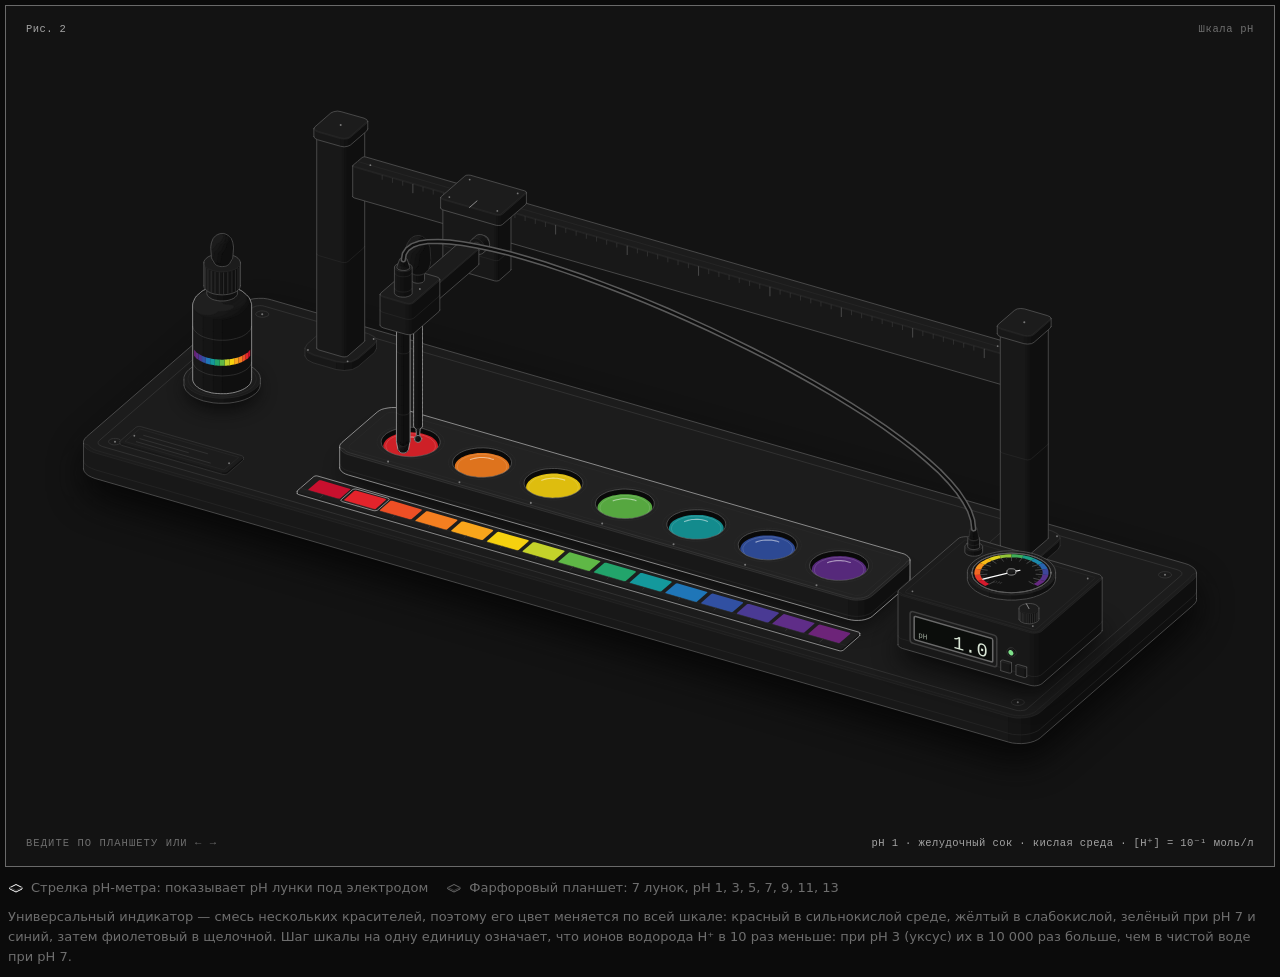
<file: figures/ph-plate/index.html>
<!doctype html><html lang="ru"><head><meta charset="utf-8"><meta name="viewport" content="width=device-width, initial-scale=1"><title>Шкала pH</title><style>
.iso{
  --anatomy-page:#0b0b0b;--anatomy-card:#131313;--anatomy-text:#a3a3a3;--anatomy-strong:#e6e6e6;--anatomy-muted:#6e6e6e;
  --anatomy-paper:#131313;--anatomy-face:#1b1b1b;--anatomy-top:#1c1c1c;
  --anatomy-shade-0:#0f0f0f;--anatomy-shade-1:#121212;--anatomy-shade-2:#151515;--anatomy-shade-3:#181818;
  --anatomy-lit-top:#262626;--anatomy-lit-shade:#1d1d1d;
  --anatomy-hi:#d4d4d4;--anatomy-mid:#6a6a6a;--anatomy-lo:#3e3e3e;--anatomy-faint:#2a2a2a;--anatomy-lit:#ffffff;
  --anatomy-halo:#050505;--anatomy-halo-opacity:.9;--anatomy-dot:#e6e6e6;
  --anatomy-red:#ff6b6b;--anatomy-green:#6be0a0;--anatomy-blue:#6b9bff;
  --anatomy-weight:.6px;--anatomy-ease:cubic-bezier(.32,.72,0,1);
  --anatomy-mono:ui-monospace,"SF Mono",Menlo,Consolas,monospace;
  --anatomy-lift:inset 0 1px 0 0 #ffffff0a,inset 0 0 0 1px #ffffff06,0 0 0 1px #00000026,0 1px 1px -.5px #00000014,0 3px 3px -1.5px #00000014,0 6px 6px -3px #00000014,0 12px 12px -6px #00000014;
}
.iso[data-theme="light"]{
  --anatomy-page:#f2f2ef;--anatomy-card:#fbfbfa;--anatomy-text:#57575a;--anatomy-strong:#18181a;--anatomy-muted:#8c8c90;
  --anatomy-paper:#fbfbfa;--anatomy-face:#ffffff;--anatomy-top:#ffffff;
  --anatomy-shade-0:#dcdcd9;--anatomy-shade-1:#e5e5e2;--anatomy-shade-2:#ededea;--anatomy-shade-3:#f4f4f1;
  --anatomy-lit-top:#ffffff;--anatomy-lit-shade:#eeeeeb;
  --anatomy-hi:#26262a;--anatomy-mid:#8a8a8f;--anatomy-lo:#b4b4b8;--anatomy-faint:#d4d4d6;--anatomy-lit:#000000;
  --anatomy-halo:#8a8a80;--anatomy-halo-opacity:.32;--anatomy-dot:#3a3a3e;
  --anatomy-red:#e5484d;--anatomy-green:#30a46c;--anatomy-blue:#3e63dd;
  --anatomy-lift:inset 0 1px 0 0 #ffffff,0 0 0 1px #0000000f,0 1px 1px -.5px #0000000a,0 3px 3px -1.5px #0000000a,0 6px 6px -3px #0000000a,0 12px 12px -6px #0000000a;
}
.iso-svg{display:block;width:100%;height:auto;overflow:visible}
.iso-svg path,.iso-svg circle{vector-effect:non-scaling-stroke}
.iso-fill{fill:var(--anatomy-paper);stroke:none}
.iso-solid[data-lit]>.iso-fill{fill:var(--anatomy-face)}
.iso-shade,.iso-top{stroke:none}
.iso-shade[data-shade="0"]{fill:var(--anatomy-shade-0)}
.iso-shade[data-shade="1"]{fill:var(--anatomy-shade-1)}
.iso-shade[data-shade="2"]{fill:var(--anatomy-shade-2)}
.iso-shade[data-shade="3"]{fill:var(--anatomy-shade-3)}
.iso-top{fill:var(--anatomy-top)}
.iso-solid[data-lit]>.iso-top{fill:var(--anatomy-lit-top)}
.iso-solid[data-lit]>.iso-shade{fill:var(--anatomy-lit-shade)}
.iso-solid[data-seamless]>.iso-shade,.iso-solid[data-seamless]>.iso-top{stroke-width:.4;stroke-linejoin:round}
.iso-solid[data-seamless]>.iso-shade[data-shade="0"]{stroke:var(--anatomy-shade-0)}
.iso-solid[data-seamless]>.iso-shade[data-shade="1"]{stroke:var(--anatomy-shade-1)}
.iso-solid[data-seamless]>.iso-shade[data-shade="2"]{stroke:var(--anatomy-shade-2)}
.iso-solid[data-seamless]>.iso-shade[data-shade="3"]{stroke:var(--anatomy-shade-3)}
.iso-solid[data-seamless]>.iso-top{stroke:var(--anatomy-top)}
.iso-solid[data-seamless][data-lit]>.iso-top{stroke:var(--anatomy-lit-top)}
.iso-solid[data-seamless][data-lit]>.iso-shade{stroke:var(--anatomy-lit-shade)}
.iso-solid[data-lit]>.iso-edge{stroke:var(--anatomy-lit)}
.iso-halo{fill:var(--anatomy-halo);stroke:none;filter:blur(9px);opacity:var(--anatomy-halo-opacity);transform:translateY(3px)}
.iso-line{fill:none;stroke:var(--anatomy-lo);stroke-width:var(--anatomy-weight);stroke-linecap:round;stroke-linejoin:round}
.iso-line[data-tone="hi"]{stroke:var(--anatomy-hi)}
.iso-line[data-tone="mid"]{stroke:var(--anatomy-mid)}
.iso-line[data-tone="lo"]{stroke:var(--anatomy-lo)}
.iso-line[data-tone="faint"]{stroke:var(--anatomy-faint)}
.iso-line[data-tone="lit"]{stroke:var(--anatomy-lit)}
.iso-line[data-tone="red"]{stroke:var(--anatomy-red)}
.iso-line[data-tone="green"]{stroke:var(--anatomy-green)}
.iso-line[data-tone="blue"]{stroke:var(--anatomy-blue)}
.iso-line[data-dotted]{stroke-dasharray:.01 3.5;stroke-width:1}
.iso-line[data-dashed]{stroke-dasharray:3 3}
.iso-line[data-flow]{stroke-dasharray:2 6}
.iso-wire-end{fill:var(--anatomy-paper);stroke:var(--anatomy-lo);stroke-width:var(--anatomy-weight)}
.iso-wire[data-tone="hi"] .iso-wire-end{stroke:var(--anatomy-hi)}
.iso-wire[data-tone="mid"] .iso-wire-end{stroke:var(--anatomy-mid)}
.iso-wire[data-tone="faint"] .iso-wire-end{stroke:var(--anatomy-faint)}
.iso-wire[data-tone="lit"] .iso-wire-end{stroke:var(--anatomy-lit)}
.iso-dots circle{fill:var(--anatomy-dot);stroke:none;opacity:.32}
.iso-dots[data-tone="hi"] circle{opacity:.85}
.iso-dots[data-tone="mid"] circle{opacity:.45}
.iso-dots[data-tone="lo"] circle{opacity:.22}
.iso-dots[data-tone="faint"] circle{opacity:.12}
.iso-face-text{fill:var(--anatomy-mid);font-family:var(--anatomy-mono);letter-spacing:.04em}
.iso-face-text[data-tone="hi"]{fill:var(--anatomy-hi)}
.iso-face-text[data-tone="lo"]{fill:var(--anatomy-lo)}
.iso-face-text[data-tone="faint"]{fill:var(--anatomy-faint)}
.tb-body{fill:var(--anatomy-shade-2);stroke:none}
.tb-shine{fill:var(--anatomy-top);stroke:none}
.tb-shade{fill:var(--anatomy-shade-0);stroke:none}
.tb-ring{fill:none;stroke:var(--anatomy-lo);stroke-width:.45;stroke-linecap:butt;stroke-linejoin:round}
.tb-ring[data-tone="mid"]{stroke:var(--anatomy-mid)}
.tb-ring[data-tone="faint"]{stroke:var(--anatomy-faint)}
.tb-ring[data-tone="hi"]{stroke:var(--anatomy-hi)}
@keyframes iso-flow{to{stroke-dashoffset:-32}}
@keyframes iso-pulse{0%,100%{opacity:.18}12%{opacity:1}40%{opacity:.18}}
.iso-line[data-flow]{animation:iso-flow 1600ms linear infinite}
.iso-dots circle[data-pulse]{animation:iso-pulse 1600ms steps(1,end) infinite;animation-delay:var(--pulse-at,0ms)}
.iso-figure{margin:32px 0 36px}
.iso-plate{position:relative;padding:52px 24px;border-radius:0;background:var(--anatomy-card);box-shadow:0 0 0 1px var(--anatomy-mid);--anatomy-paper:var(--anatomy-card)}
.iso-plate-corners{position:absolute;inset:18px 20px;pointer-events:none}
.iso-plate-corner{position:absolute;color:var(--anatomy-muted);font-family:var(--anatomy-mono);font-size:10.5px;line-height:1;letter-spacing:.04em;white-space:nowrap}
.iso-plate-corner[data-corner="fig"]{top:0;left:0;color:var(--anatomy-text)}
.iso-plate-corner[data-corner="title"]{top:0;right:0;text-transform:uppercase;letter-spacing:.1em}
.iso-plate-corner[data-corner="hint"]{bottom:0;left:0;text-transform:uppercase;letter-spacing:.1em}
.iso-plate-corner[data-corner="readout"]{right:0;bottom:0;color:var(--anatomy-text);font-variant-numeric:tabular-nums}
.iso-plate .iso-svg{margin:0 auto}
.iso-legend{display:grid;gap:8px;margin-top:12px;color:var(--anatomy-muted);font-size:13px;line-height:1.55}
.iso-keys{display:flex;flex-wrap:wrap;gap:6px 18px}
.iso-key{display:inline-flex;align-items:center;gap:7px}
.iso-swatch{width:16px;height:10px;flex:none;overflow:visible}
.iso-swatch path{fill:none;stroke:var(--anatomy-hi);stroke-width:1;vector-effect:non-scaling-stroke;stroke-linejoin:round;stroke-linecap:round}
.iso-swatch[data-mark="raised"] path,.iso-swatch[data-mark="flat"] path{stroke:var(--anatomy-mid)}
.iso-swatch[data-mark="lit"] path{stroke:var(--anatomy-lit)}
.iso-swatch[data-mark="dim"] path{stroke:var(--anatomy-lo)}
.iso-swatch[data-mark="dotted"] path{stroke-dasharray:.01 3;stroke-width:1.4}
.iso-swatch[data-mark="dashed"] path{stroke-dasharray:3 2.5}
.iso-swatch[data-mark="red"] path{stroke:var(--anatomy-red)}
.iso-swatch[data-mark="green"] path{stroke:var(--anatomy-green)}
.iso-swatch[data-mark="blue"] path{stroke:var(--anatomy-blue)}
.iso-swatch-crease{stroke:var(--anatomy-lo)!important}
@media (max-width:560px){.iso-plate{padding:48px 12px 70px}.iso-plate-corner[data-corner="hint"]{bottom:18px}}
@media (prefers-reduced-motion:reduce){.iso-line[data-flow],.iso-dots circle[data-pulse]{animation:none}}

*{box-sizing:border-box}
html{color-scheme:dark}
body[data-theme="light"]{color-scheme:light}
body{margin:0;background:var(--anatomy-page);color:var(--anatomy-text);font:14px/1.6 ui-sans-serif,system-ui,-apple-system,"Segoe UI",sans-serif;-webkit-font-smoothing:antialiased}
.iso-page{width:min(4000px,100% - 32px);margin:64px auto 96px}

html,body{overflow:hidden}
.iso-plate-corner[data-corner="title"]{text-transform:none;letter-spacing:.06em}
.iso-page{width:100%;margin:0;padding:6px}
.iso-figure{margin:0}
.iso-legend{padding:0 2px 4px}
.ph-stage{border-radius:4px;cursor:ew-resize;touch-action:pan-y;-webkit-tap-highlight-color:transparent;user-select:none;-webkit-user-select:none}
.ph-stage:focus-visible{outline:1px solid var(--anatomy-muted);outline-offset:6px}
.iso{--ph-wall:#090909;--ph-plate-top:#222222;--ph-glass-top:#1f1f1f;--ph-card-top:#1e1e1e;--ph-lcd:#0b0d0b;--ph-lcd-ink:#d9e6d6;--ph-bezel:#1a1a1a;--ph-glint:#ffffff;--ph-glint-o:.5;--ph-menisc:#ffffff;--ph-menisc-o:.16;--ph-liquid-o:.9;--ph-led:#7ee08a;--ph-cable:#0d0d0d;--ph-cable-edge:#5a5a5a}
.iso[data-theme="light"]{--ph-wall:#d9d9d5;--ph-plate-top:#ffffff;--ph-glass-top:#ffffff;--ph-card-top:#ffffff;--ph-lcd:#dfe4d8;--ph-lcd-ink:#1e231d;--ph-bezel:#f1f1ee;--ph-glint:#ffffff;--ph-glint-o:.85;--ph-menisc:#ffffff;--ph-menisc-o:.35;--ph-liquid-o:.95;--ph-led:#2f9e44;--ph-cable:#6a6a70;--ph-cable-edge:#2e2e32}
.ph-plate>.iso-top{fill:var(--ph-plate-top)}
.ph-glass>.iso-top{fill:var(--ph-glass-top)}
.ph-card>.iso-top{fill:var(--ph-card-top)}
.ph-wall{fill:var(--ph-wall);stroke:none}
.ph-liquid{stroke:none;opacity:var(--ph-liquid-o)}
.ph-menisc{fill:none;stroke:var(--ph-menisc);stroke-opacity:var(--ph-menisc-o);stroke-width:.8}
.ph-glint{fill:none;stroke:var(--ph-glint);stroke-opacity:var(--ph-glint-o);stroke-width:1.1;stroke-linecap:round}
.ph-swatch,.ph-band{stroke:none}
.ph-bezel{fill:var(--ph-bezel);stroke:var(--anatomy-lo);stroke-width:var(--anatomy-weight)}
.ph-lcd{fill:var(--ph-lcd);stroke:var(--anatomy-mid);stroke-width:var(--anatomy-weight)}
.ph-lcd-text{fill:var(--ph-lcd-ink);font-family:var(--anatomy-mono);font-variant-numeric:tabular-nums;letter-spacing:.02em}
.ph-lcd-unit{fill:var(--ph-lcd-ink);opacity:.7;font-family:var(--anatomy-mono)}
.ph-led{fill:var(--ph-led);stroke:none}
.ph-cable path{fill:none;stroke-linecap:round;stroke-linejoin:round;vector-effect:none}
.ph-cable-out{stroke:var(--ph-cable-edge)}
.ph-cable-in{stroke:var(--ph-cable)}
@media (max-width:560px){
  .iso-plate{overflow:hidden}
  .iso-plate .ph-stage .iso-svg{width:118%;margin:-4% -9% -2%}
}
</style></head><body class="iso" data-theme="dark"><main class="iso-page"><figure class="iso-figure"><div class="iso-plate"><div class="iso-plate-corners" aria-hidden="true"><span class="iso-plate-corner" data-corner="fig">Рис. 2</span><span class="iso-plate-corner" data-corner="title">Шкала pH</span><span class="iso-plate-corner" data-corner="hint">Ведите по планшету или ← →</span><span class="iso-plate-corner" data-corner="readout" data-readout>pH 1 · желудочный сок · кислая среда</span></div><div class="iso-stage ph-stage" tabindex="0" role="slider" aria-label="Шкала pH: стрелки влево и вправо переводят электрод от лунки к лунке" aria-valuemin="1" aria-valuemax="13" aria-valuenow="1"><svg xmlns="http://www.w3.org/2000/svg" class="iso-svg" viewBox="0 0 600 372" role="img" aria-label="Капельный фарфоровый планшет на лабораторном столике. В семи лунках — растворы с универсальным индикатором: pH 1, 3, 5, 7, 9, 11 и 13, их цвет меняется от красного через жёлтый и зелёный к синему и фиолетовому. Над рядом лунок по рейке портала ездит каретка с капельницей и стеклянным электродом; кабель электрода идёт к pH-метру справа, стрелка и табло которого показывают pH лунки под электродом. Перед планшетом лежит цветная шкала pH от 0 до 14."><path class="iso-halo" d="M26.3 195.9L26.3 194.7L26.9 193.6L27.8 192.6L103.1 127.4L104.4 126.4L106.1 125.7L108 125.1L110.1 124.7L112.4 124.5L114.7 124.5L116.9 124.8L118.9 125.2L568 254.9L569.8 255.5L571.4 256.3L572.6 257.3L573.4 258.4L573.7 259.5L573.7 272L573.7 273.2L573.1 274.3L572.2 275.3L496.9 340.5L495.6 341.5L493.9 342.2L492 342.8L489.9 343.2L487.6 343.4L485.3 343.4L483.1 343.1L481.1 342.7L32 213L30.2 212.4L28.6 211.5L27.4 210.6L26.6 209.5L26.3 208.4Z"/><g class="iso-solid"><path class="iso-fill" d="M110.5 154.3L110.9 153.1L111.8 152.1L113.1 151.2L114.9 150.4L116.9 149.9L119.1 149.6L121.3 149.6L123.6 149.8L125.6 150.2L127.5 150.9L128.9 151.8L130 152.8L130.6 153.9L130.7 155L130.7 157L130.2 158.1L129.3 159.2L128 160.1L126.3 160.8L124.3 161.4L122.1 161.7L119.8 161.7L117.6 161.5L115.5 161L113.7 160.4L112.2 159.5L111.1 158.5L110.5 157.4L110.5 156.3Z"/><path class="iso-shade" data-shade="0" d="M129.3 159.2L128 160.1L128 158.1L129.3 157.2ZM128 160.1L126.3 160.8L126.3 158.8L128 158.1ZM130.7 157L130.2 158.1L130.2 156.1L130.7 155ZM130.2 158.1L129.3 159.2L129.3 157.2L130.2 156.1Z"/><path class="iso-shade" data-shade="1" d="M126.3 160.8L124.3 161.4L124.3 159.4L126.3 158.8ZM124.3 161.4L122.1 161.7L122.1 159.6L124.3 159.4ZM122.1 161.7L119.8 161.7L119.8 159.7L122.1 159.6Z"/><path class="iso-shade" data-shade="2" d="M119.8 161.7L117.6 161.5L117.6 159.5L119.8 159.7ZM117.6 161.5L115.5 161L115.5 159L117.6 159.5Z"/><path class="iso-shade" data-shade="3" d="M115.5 161L113.7 160.4L113.7 158.4L115.5 159ZM113.7 160.4L112.2 159.5L112.2 157.5L113.7 158.4ZM112.2 159.5L111.1 158.5L111.1 156.5L112.2 157.5ZM111.1 158.5L110.5 157.4L110.5 155.4L111.1 156.5ZM110.5 157.4L110.5 156.3L110.5 154.3L110.5 155.4Z"/><path class="iso-top" d="M129.3 157.2L128 158.1L126.3 158.8L124.3 159.4L122.1 159.6L119.8 159.7L117.6 159.5L115.5 159L113.7 158.4L112.2 157.5L111.1 156.5L110.5 155.4L110.5 154.3L110.9 153.1L111.8 152.1L113.1 151.2L114.9 150.4L116.9 149.9L119.1 149.6L121.3 149.6L123.6 149.8L125.6 150.2L127.5 150.9L128.9 151.8L130 152.8L130.6 153.9L130.7 155L130.2 156.1Z"/><path class="iso-line iso-crease" data-tone="faint" d="M130.7 155L130.2 156.1L129.3 157.2L128 158.1L126.3 158.8L124.3 159.4L122.1 159.6L119.8 159.7L117.6 159.5L115.5 159L113.7 158.4L112.2 157.5L111.1 156.5L110.5 155.4L110.5 154.3"/><path class="iso-line iso-edge" data-tone="lo" d="M110.5 154.3L110.9 153.1L111.8 152.1L113.1 151.2L114.9 150.4L116.9 149.9L119.1 149.6L121.3 149.6L123.6 149.8L125.6 150.2L127.5 150.9L128.9 151.8L130 152.8L130.6 153.9L130.7 155M130.7 157L130.2 158.1L129.3 159.2L128 160.1L126.3 160.8L124.3 161.4L122.1 161.7L119.8 161.7L117.6 161.5L115.5 161L113.7 160.4L112.2 159.5L111.1 158.5L110.5 157.4L110.5 156.3M110.5 154.3L110.5 156.3M130.7 155L130.7 157"/></g><g class="iso-solid"><path class="iso-fill" d="M112.8 150.1L113.1 149.2L113.8 148.4L114.8 147.7L116.2 147.1L117.7 146.7L119.4 146.5L121.1 146.5L122.9 146.6L124.5 147L125.9 147.5L127 148.2L127.8 148.9L128.3 149.8L128.4 150.7L128.4 154.9L128 155.8L127.3 156.6L126.3 157.3L125 157.9L123.4 158.3L121.7 158.5L120 158.5L118.3 158.4L116.7 158L115.2 157.5L114.1 156.8L113.3 156.1L112.8 155.2L112.8 154.3Z"/><path class="iso-shade" data-shade="0" d="M127.3 156.6L126.3 157.3L126.3 153L127.3 152.3ZM126.3 157.3L125 157.9L125 153.6L126.3 153ZM128.4 154.9L128 155.8L128 151.5L128.4 150.7ZM128 155.8L127.3 156.6L127.3 152.3L128 151.5Z"/><path class="iso-shade" data-shade="1" d="M125 157.9L123.4 158.3L123.4 154L125 153.6ZM123.4 158.3L121.7 158.5L121.7 154.2L123.4 154ZM121.7 158.5L120 158.5L120 154.3L121.7 154.2Z"/><path class="iso-shade" data-shade="2" d="M120 158.5L118.3 158.4L118.3 154.1L120 154.3ZM118.3 158.4L116.7 158L116.7 153.8L118.3 154.1Z"/><path class="iso-shade" data-shade="3" d="M116.7 158L115.2 157.5L115.2 153.2L116.7 153.8ZM115.2 157.5L114.1 156.8L114.1 152.6L115.2 153.2ZM114.1 156.8L113.3 156.1L113.3 151.8L114.1 152.6ZM113.3 156.1L112.8 155.2L112.8 151L113.3 151.8ZM112.8 155.2L112.8 154.3L112.8 150.1L112.8 151Z"/><path class="iso-top" d="M127.3 152.3L126.3 153L125 153.6L123.4 154L121.7 154.2L120 154.3L118.3 154.1L116.7 153.8L115.2 153.2L114.1 152.6L113.3 151.8L112.8 151L112.8 150.1L113.1 149.2L113.8 148.4L114.8 147.7L116.2 147.1L117.7 146.7L119.4 146.5L121.1 146.5L122.9 146.6L124.5 147L125.9 147.5L127 148.2L127.8 148.9L128.3 149.8L128.4 150.7L128 151.5Z"/><path class="iso-line iso-crease" data-tone="faint" d="M128.4 150.7L128 151.5L127.3 152.3L126.3 153L125 153.6L123.4 154L121.7 154.2L120 154.3L118.3 154.1L116.7 153.8L115.2 153.2L114.1 152.6L113.3 151.8L112.8 151L112.8 150.1"/><path class="iso-line iso-edge" data-tone="mid" d="M112.8 150.1L113.1 149.2L113.8 148.4L114.8 147.7L116.2 147.1L117.7 146.7L119.4 146.5L121.1 146.5L122.9 146.6L124.5 147L125.9 147.5L127 148.2L127.8 148.9L128.3 149.8L128.4 150.7M128.4 154.9L128 155.8L127.3 156.6L126.3 157.3L125 157.9L123.4 158.3L121.7 158.5L120 158.5L118.3 158.4L116.7 158L115.2 157.5L114.1 156.8L113.3 156.1L112.8 155.2L112.8 154.3M112.8 150.1L112.8 154.3M128.4 150.7L128.4 154.9"/></g><g class="iso-solid"><path class="iso-fill" d="M55.4 201.9L55.8 200.8L56.7 199.8L58.1 198.9L59.8 198.1L61.8 197.6L64 197.3L66.3 197.2L68.5 197.5L70.6 197.9L72.4 198.6L73.9 199.4L75 200.4L75.6 201.5L75.6 202.7L75.6 204.7L75.2 205.8L74.3 206.8L73 207.8L71.2 208.5L69.2 209L67 209.3L64.8 209.4L62.5 209.2L60.5 208.7L58.6 208L57.1 207.2L56.1 206.2L55.5 205.1L55.4 203.9Z"/><path class="iso-shade" data-shade="0" d="M74.3 206.8L73 207.8L73 205.7L74.3 204.8ZM73 207.8L71.2 208.5L71.2 206.5L73 205.7ZM75.6 204.7L75.2 205.8L75.2 203.8L75.6 202.7ZM75.2 205.8L74.3 206.8L74.3 204.8L75.2 203.8Z"/><path class="iso-shade" data-shade="1" d="M71.2 208.5L69.2 209L69.2 207L71.2 206.5ZM69.2 209L67 209.3L67 207.3L69.2 207ZM67 209.3L64.8 209.4L64.8 207.4L67 207.3Z"/><path class="iso-shade" data-shade="2" d="M64.8 209.4L62.5 209.2L62.5 207.1L64.8 207.4ZM62.5 209.2L60.5 208.7L60.5 206.7L62.5 207.1Z"/><path class="iso-shade" data-shade="3" d="M60.5 208.7L58.6 208L58.6 206L60.5 206.7ZM58.6 208L57.1 207.2L57.1 205.2L58.6 206ZM57.1 207.2L56.1 206.2L56.1 204.2L57.1 205.2ZM56.1 206.2L55.5 205.1L55.5 203.1L56.1 204.2ZM55.5 205.1L55.4 203.9L55.4 201.9L55.5 203.1Z"/><path class="iso-top" d="M74.3 204.8L73 205.7L71.2 206.5L69.2 207L67 207.3L64.8 207.4L62.5 207.1L60.5 206.7L58.6 206L57.1 205.2L56.1 204.2L55.5 203.1L55.4 201.9L55.8 200.8L56.7 199.8L58.1 198.9L59.8 198.1L61.8 197.6L64 197.3L66.3 197.2L68.5 197.5L70.6 197.9L72.4 198.6L73.9 199.4L75 200.4L75.6 201.5L75.6 202.7L75.2 203.8Z"/><path class="iso-line iso-crease" data-tone="faint" d="M75.6 202.7L75.2 203.8L74.3 204.8L73 205.7L71.2 206.5L69.2 207L67 207.3L64.8 207.4L62.5 207.1L60.5 206.7L58.6 206L57.1 205.2L56.1 204.2L55.5 203.1L55.4 201.9"/><path class="iso-line iso-edge" data-tone="lo" d="M55.4 201.9L55.8 200.8L56.7 199.8L58.1 198.9L59.8 198.1L61.8 197.6L64 197.3L66.3 197.2L68.5 197.5L70.6 197.9L72.4 198.6L73.9 199.4L75 200.4L75.6 201.5L75.6 202.7M75.6 204.7L75.2 205.8L74.3 206.8L73 207.8L71.2 208.5L69.2 209L67 209.3L64.8 209.4L62.5 209.2L60.5 208.7L58.6 208L57.1 207.2L56.1 206.2L55.5 205.1L55.4 203.9M55.4 201.9L55.4 203.9M75.6 202.7L75.6 204.7"/></g><g class="iso-solid"><path class="iso-fill" d="M57.7 197.7L58.1 196.9L58.8 196.1L59.8 195.4L61.1 194.8L62.7 194.4L64.4 194.2L66.1 194.1L67.8 194.3L69.4 194.6L70.8 195.2L72 195.8L72.8 196.6L73.3 197.5L73.3 198.3L73.3 202.6L73 203.5L72.3 204.3L71.3 205L69.9 205.5L68.4 205.9L66.7 206.2L64.9 206.2L63.2 206L61.6 205.7L60.2 205.2L59.1 204.5L58.2 203.7L57.8 202.9L57.7 202Z"/><path class="iso-shade" data-shade="0" d="M72.3 204.3L71.3 205L71.3 200.7L72.3 200ZM71.3 205L69.9 205.5L69.9 201.3L71.3 200.7ZM73.3 202.6L73 203.5L73 199.2L73.3 198.3ZM73 203.5L72.3 204.3L72.3 200L73 199.2Z"/><path class="iso-shade" data-shade="1" d="M69.9 205.5L68.4 205.9L68.4 201.7L69.9 201.3ZM68.4 205.9L66.7 206.2L66.7 201.9L68.4 201.7ZM66.7 206.2L64.9 206.2L64.9 201.9L66.7 201.9Z"/><path class="iso-shade" data-shade="2" d="M64.9 206.2L63.2 206L63.2 201.8L64.9 201.9ZM63.2 206L61.6 205.7L61.6 201.4L63.2 201.8Z"/><path class="iso-shade" data-shade="3" d="M61.6 205.7L60.2 205.2L60.2 200.9L61.6 201.4ZM60.2 205.2L59.1 204.5L59.1 200.2L60.2 200.9ZM59.1 204.5L58.2 203.7L58.2 199.5L59.1 200.2ZM58.2 203.7L57.8 202.9L57.8 198.6L58.2 199.5ZM57.8 202.9L57.7 202L57.7 197.7L57.8 198.6Z"/><path class="iso-top" d="M72.3 200L71.3 200.7L69.9 201.3L68.4 201.7L66.7 201.9L64.9 201.9L63.2 201.8L61.6 201.4L60.2 200.9L59.1 200.2L58.2 199.5L57.8 198.6L57.7 197.7L58.1 196.9L58.8 196.1L59.8 195.4L61.1 194.8L62.7 194.4L64.4 194.2L66.1 194.1L67.8 194.3L69.4 194.6L70.8 195.2L72 195.8L72.8 196.6L73.3 197.5L73.3 198.3L73 199.2Z"/><path class="iso-line iso-crease" data-tone="faint" d="M73.3 198.3L73 199.2L72.3 200L71.3 200.7L69.9 201.3L68.4 201.7L66.7 201.9L64.9 201.9L63.2 201.8L61.6 201.4L60.2 200.9L59.1 200.2L58.2 199.5L57.8 198.6L57.7 197.7"/><path class="iso-line iso-edge" data-tone="mid" d="M57.7 197.7L58.1 196.9L58.8 196.1L59.8 195.4L61.1 194.8L62.7 194.4L64.4 194.2L66.1 194.1L67.8 194.3L69.4 194.6L70.8 195.2L72 195.8L72.8 196.6L73.3 197.5L73.3 198.3M73.3 202.6L73 203.5L72.3 204.3L71.3 205L69.9 205.5L68.4 205.9L66.7 206.2L64.9 206.2L63.2 206L61.6 205.7L60.2 205.2L59.1 204.5L58.2 203.7L57.8 202.9L57.7 202M57.7 197.7L57.7 202M73.3 198.3L73.3 202.6"/></g><g class="iso-solid"><path class="iso-fill" d="M524.4 273.7L524.8 272.6L525.7 271.6L527 270.7L528.8 269.9L530.8 269.4L533 269.1L535.2 269.1L537.5 269.3L539.5 269.7L541.4 270.4L542.9 271.3L543.9 272.3L544.5 273.4L544.6 274.5L544.6 276.5L544.2 277.6L543.3 278.7L541.9 279.6L540.2 280.3L538.2 280.8L536 281.1L533.7 281.2L531.5 281L529.4 280.5L527.6 279.8L526.1 279L525 278L524.4 276.9L524.4 275.8Z"/><path class="iso-shade" data-shade="0" d="M543.3 278.7L541.9 279.6L541.9 277.6L543.3 276.7ZM541.9 279.6L540.2 280.3L540.2 278.3L541.9 277.6ZM544.6 276.5L544.2 277.6L544.2 275.6L544.6 274.5ZM544.2 277.6L543.3 278.7L543.3 276.7L544.2 275.6Z"/><path class="iso-shade" data-shade="1" d="M540.2 280.3L538.2 280.8L538.2 278.8L540.2 278.3ZM538.2 280.8L536 281.1L536 279.1L538.2 278.8ZM536 281.1L533.7 281.2L533.7 279.2L536 279.1Z"/><path class="iso-shade" data-shade="2" d="M533.7 281.2L531.5 281L531.5 279L533.7 279.2ZM531.5 281L529.4 280.5L529.4 278.5L531.5 279Z"/><path class="iso-shade" data-shade="3" d="M529.4 280.5L527.6 279.8L527.6 277.8L529.4 278.5ZM527.6 279.8L526.1 279L526.1 277L527.6 277.8ZM526.1 279L525 278L525 276L526.1 277ZM525 278L524.4 276.9L524.4 274.9L525 276ZM524.4 276.9L524.4 275.8L524.4 273.7L524.4 274.9Z"/><path class="iso-top" d="M543.3 276.7L541.9 277.6L540.2 278.3L538.2 278.8L536 279.1L533.7 279.2L531.5 279L529.4 278.5L527.6 277.8L526.1 277L525 276L524.4 274.9L524.4 273.7L524.8 272.6L525.7 271.6L527 270.7L528.8 269.9L530.8 269.4L533 269.1L535.2 269.1L537.5 269.3L539.5 269.7L541.4 270.4L542.9 271.3L543.9 272.3L544.5 273.4L544.6 274.5L544.2 275.6Z"/><path class="iso-line iso-crease" data-tone="faint" d="M544.6 274.5L544.2 275.6L543.3 276.7L541.9 277.6L540.2 278.3L538.2 278.8L536 279.1L533.7 279.2L531.5 279L529.4 278.5L527.6 277.8L526.1 277L525 276L524.4 274.9L524.4 273.7"/><path class="iso-line iso-edge" data-tone="lo" d="M524.4 273.7L524.8 272.6L525.7 271.6L527 270.7L528.8 269.9L530.8 269.4L533 269.1L535.2 269.1L537.5 269.3L539.5 269.7L541.4 270.4L542.9 271.3L543.9 272.3L544.5 273.4L544.6 274.5M544.6 276.5L544.2 277.6L543.3 278.7L541.9 279.6L540.2 280.3L538.2 280.8L536 281.1L533.7 281.2L531.5 281L529.4 280.5L527.6 279.8L526.1 279L525 278L524.4 276.9L524.4 275.8M524.4 273.7L524.4 275.8M544.6 274.5L544.6 276.5"/></g><g class="iso-solid"><path class="iso-fill" d="M526.7 269.6L527 268.7L527.7 267.9L528.7 267.2L530.1 266.6L531.6 266.2L533.3 266L535.1 266L536.8 266.1L538.4 266.5L539.8 267L540.9 267.7L541.8 268.4L542.2 269.3L542.3 270.2L542.3 274.4L541.9 275.3L541.2 276.1L540.2 276.8L538.9 277.4L537.3 277.8L535.6 278L533.9 278L532.2 277.9L530.6 277.5L529.2 277L528 276.3L527.2 275.6L526.7 274.7L526.7 273.8Z"/><path class="iso-shade" data-shade="0" d="M541.2 276.1L540.2 276.8L540.2 272.5L541.2 271.8ZM540.2 276.8L538.9 277.4L538.9 273.1L540.2 272.5ZM542.3 274.4L541.9 275.3L541.9 271L542.3 270.2ZM541.9 275.3L541.2 276.1L541.2 271.8L541.9 271Z"/><path class="iso-shade" data-shade="1" d="M538.9 277.4L537.3 277.8L537.3 273.5L538.9 273.1ZM537.3 277.8L535.6 278L535.6 273.7L537.3 273.5ZM535.6 278L533.9 278L533.9 273.8L535.6 273.7Z"/><path class="iso-shade" data-shade="2" d="M533.9 278L532.2 277.9L532.2 273.6L533.9 273.8ZM532.2 277.9L530.6 277.5L530.6 273.2L532.2 273.6Z"/><path class="iso-shade" data-shade="3" d="M530.6 277.5L529.2 277L529.2 272.7L530.6 273.2ZM529.2 277L528 276.3L528 272.1L529.2 272.7ZM528 276.3L527.2 275.6L527.2 271.3L528 272.1ZM527.2 275.6L526.7 274.7L526.7 270.4L527.2 271.3ZM526.7 274.7L526.7 273.8L526.7 269.6L526.7 270.4Z"/><path class="iso-top" d="M541.2 271.8L540.2 272.5L538.9 273.1L537.3 273.5L535.6 273.7L533.9 273.8L532.2 273.6L530.6 273.2L529.2 272.7L528 272.1L527.2 271.3L526.7 270.4L526.7 269.6L527 268.7L527.7 267.9L528.7 267.2L530.1 266.6L531.6 266.2L533.3 266L535.1 266L536.8 266.1L538.4 266.5L539.8 267L540.9 267.7L541.8 268.4L542.2 269.3L542.3 270.2L541.9 271Z"/><path class="iso-line iso-crease" data-tone="faint" d="M542.3 270.2L541.9 271L541.2 271.8L540.2 272.5L538.9 273.1L537.3 273.5L535.6 273.7L533.9 273.8L532.2 273.6L530.6 273.2L529.2 272.7L528 272.1L527.2 271.3L526.7 270.4L526.7 269.6"/><path class="iso-line iso-edge" data-tone="mid" d="M526.7 269.6L527 268.7L527.7 267.9L528.7 267.2L530.1 266.6L531.6 266.2L533.3 266L535.1 266L536.8 266.1L538.4 266.5L539.8 267L540.9 267.7L541.8 268.4L542.2 269.3L542.3 270.2M542.3 274.4L541.9 275.3L541.2 276.1L540.2 276.8L538.9 277.4L537.3 277.8L535.6 278L533.9 278L532.2 277.9L530.6 277.5L529.2 277L528 276.3L527.2 275.6L526.7 274.7L526.7 273.8M526.7 269.6L526.7 273.8M542.3 270.2L542.3 274.4"/></g><g class="iso-solid"><path class="iso-fill" d="M469.3 321.4L469.8 320.3L470.7 319.3L472 318.3L473.7 317.6L475.7 317.1L477.9 316.8L480.2 316.7L482.4 316.9L484.5 317.4L486.3 318.1L487.8 318.9L488.9 319.9L489.5 321L489.5 322.2L489.5 324.2L489.1 325.3L488.2 326.3L486.9 327.2L485.1 328L483.1 328.5L480.9 328.8L478.7 328.8L476.4 328.6L474.4 328.2L472.5 327.5L471.1 326.6L470 325.6L469.4 324.5L469.3 323.4Z"/><path class="iso-shade" data-shade="0" d="M488.2 326.3L486.9 327.2L486.9 325.2L488.2 324.3ZM486.9 327.2L485.1 328L485.1 326L486.9 325.2ZM489.5 324.2L489.1 325.3L489.1 323.3L489.5 322.2ZM489.1 325.3L488.2 326.3L488.2 324.3L489.1 323.3Z"/><path class="iso-shade" data-shade="1" d="M485.1 328L483.1 328.5L483.1 326.5L485.1 326ZM483.1 328.5L480.9 328.8L480.9 326.8L483.1 326.5ZM480.9 328.8L478.7 328.8L478.7 326.8L480.9 326.8Z"/><path class="iso-shade" data-shade="2" d="M478.7 328.8L476.4 328.6L476.4 326.6L478.7 326.8ZM476.4 328.6L474.4 328.2L474.4 326.2L476.4 326.6Z"/><path class="iso-shade" data-shade="3" d="M474.4 328.2L472.5 327.5L472.5 325.5L474.4 326.2ZM472.5 327.5L471.1 326.6L471.1 324.6L472.5 325.5ZM471.1 326.6L470 325.6L470 323.6L471.1 324.6ZM470 325.6L469.4 324.5L469.4 322.5L470 323.6ZM469.4 324.5L469.3 323.4L469.3 321.4L469.4 322.5Z"/><path class="iso-top" d="M488.2 324.3L486.9 325.2L485.1 326L483.1 326.5L480.9 326.8L478.7 326.8L476.4 326.6L474.4 326.2L472.5 325.5L471.1 324.6L470 323.6L469.4 322.5L469.3 321.4L469.8 320.3L470.7 319.3L472 318.3L473.7 317.6L475.7 317.1L477.9 316.8L480.2 316.7L482.4 316.9L484.5 317.4L486.3 318.1L487.8 318.9L488.9 319.9L489.5 321L489.5 322.2L489.1 323.3Z"/><path class="iso-line iso-crease" data-tone="faint" d="M489.5 322.2L489.1 323.3L488.2 324.3L486.9 325.2L485.1 326L483.1 326.5L480.9 326.8L478.7 326.8L476.4 326.6L474.4 326.2L472.5 325.5L471.1 324.6L470 323.6L469.4 322.5L469.3 321.4"/><path class="iso-line iso-edge" data-tone="lo" d="M469.3 321.4L469.8 320.3L470.7 319.3L472 318.3L473.7 317.6L475.7 317.1L477.9 316.8L480.2 316.7L482.4 316.9L484.5 317.4L486.3 318.1L487.8 318.9L488.9 319.9L489.5 321L489.5 322.2M489.5 324.2L489.1 325.3L488.2 326.3L486.9 327.2L485.1 328L483.1 328.5L480.9 328.8L478.7 328.8L476.4 328.6L474.4 328.2L472.5 327.5L471.1 326.6L470 325.6L469.4 324.5L469.3 323.4M469.3 321.4L469.3 323.4M489.5 322.2L489.5 324.2"/></g><g class="iso-solid"><path class="iso-fill" d="M471.6 317.2L472 316.4L472.7 315.6L473.7 314.9L475 314.3L476.6 313.9L478.3 313.7L480 313.6L481.7 313.8L483.3 314.1L484.8 314.7L485.9 315.3L486.7 316.1L487.2 316.9L487.2 317.8L487.2 322.1L486.9 322.9L486.2 323.7L485.2 324.4L483.8 325L482.3 325.4L480.6 325.7L478.9 325.7L477.1 325.5L475.5 325.2L474.1 324.7L473 324L472.2 323.2L471.7 322.4L471.6 321.5Z"/><path class="iso-shade" data-shade="0" d="M486.2 323.7L485.2 324.4L485.2 320.2L486.2 319.5ZM485.2 324.4L483.8 325L483.8 320.8L485.2 320.2ZM487.2 322.1L486.9 322.9L486.9 318.7L487.2 317.8ZM486.9 322.9L486.2 323.7L486.2 319.5L486.9 318.7Z"/><path class="iso-shade" data-shade="1" d="M483.8 325L482.3 325.4L482.3 321.2L483.8 320.8ZM482.3 325.4L480.6 325.7L480.6 321.4L482.3 321.2ZM480.6 325.7L478.9 325.7L478.9 321.4L480.6 321.4Z"/><path class="iso-shade" data-shade="2" d="M478.9 325.7L477.1 325.5L477.1 321.3L478.9 321.4ZM477.1 325.5L475.5 325.2L475.5 320.9L477.1 321.3Z"/><path class="iso-shade" data-shade="3" d="M475.5 325.2L474.1 324.7L474.1 320.4L475.5 320.9ZM474.1 324.7L473 324L473 319.7L474.1 320.4ZM473 324L472.2 323.2L472.2 318.9L473 319.7ZM472.2 323.2L471.7 322.4L471.7 318.1L472.2 318.9ZM471.7 322.4L471.6 321.5L471.6 317.2L471.7 318.1Z"/><path class="iso-top" d="M486.2 319.5L485.2 320.2L483.8 320.8L482.3 321.2L480.6 321.4L478.9 321.4L477.1 321.3L475.5 320.9L474.1 320.4L473 319.7L472.2 318.9L471.7 318.1L471.6 317.2L472 316.4L472.7 315.6L473.7 314.9L475 314.3L476.6 313.9L478.3 313.7L480 313.6L481.7 313.8L483.3 314.1L484.8 314.7L485.9 315.3L486.7 316.1L487.2 316.9L487.2 317.8L486.9 318.7Z"/><path class="iso-line iso-crease" data-tone="faint" d="M487.2 317.8L486.9 318.7L486.2 319.5L485.2 320.2L483.8 320.8L482.3 321.2L480.6 321.4L478.9 321.4L477.1 321.3L475.5 320.9L474.1 320.4L473 319.7L472.2 318.9L471.7 318.1L471.6 317.2"/><path class="iso-line iso-edge" data-tone="mid" d="M471.6 317.2L472 316.4L472.7 315.6L473.7 314.9L475 314.3L476.6 313.9L478.3 313.7L480 313.6L481.7 313.8L483.3 314.1L484.8 314.7L485.9 315.3L486.7 316.1L487.2 316.9L487.2 317.8M487.2 322.1L486.9 322.9L486.2 323.7L485.2 324.4L483.8 325L482.3 325.4L480.6 325.7L478.9 325.7L477.1 325.5L475.5 325.2L474.1 324.7L473 324L472.2 323.2L471.7 322.4L471.6 321.5M471.6 317.2L471.6 321.5M487.2 317.8L487.2 322.1"/></g><g class="iso-solid"><path class="iso-fill" d="M26.3 189.6L26.3 188.4L26.9 187.3L27.8 186.3L103.1 121.1L104.4 120.2L106.1 119.4L108 118.8L110.1 118.4L112.4 118.2L114.7 118.2L116.9 118.5L118.9 119L568 248.6L569.8 249.2L571.4 250.1L572.6 251L573.4 252.1L573.7 253.2L573.7 265.8L573.7 266.9L573.1 268L572.2 269L496.9 334.3L495.6 335.2L493.9 336L492 336.6L489.9 337L487.6 337.2L485.3 337.1L483.1 336.9L481.1 336.4L32 206.8L30.2 206.1L28.6 205.3L27.4 204.3L26.6 203.2L26.3 202.1Z"/><path class="iso-shade" data-shade="0" d="M573.7 265.8L573.7 266.9L573.7 254.4L573.7 253.2ZM573.7 266.9L573.1 268L573.1 255.5L573.7 254.4ZM573.1 268L572.2 269L572.2 256.5L573.1 255.5ZM572.2 269L496.9 334.3L496.9 321.7L572.2 256.5ZM496.9 334.3L495.6 335.2L495.6 322.6L496.9 321.7ZM495.6 335.2L493.9 336L493.9 323.4L495.6 322.6ZM493.9 336L492 336.6L492 324L493.9 323.4Z"/><path class="iso-shade" data-shade="1" d="M492 336.6L489.9 337L489.9 324.4L492 324ZM489.9 337L487.6 337.2L487.6 324.6L489.9 324.4Z"/><path class="iso-shade" data-shade="2" d="M487.6 337.2L485.3 337.1L485.3 324.6L487.6 324.6ZM485.3 337.1L483.1 336.9L483.1 324.3L485.3 324.6ZM483.1 336.9L481.1 336.4L481.1 323.8L483.1 324.3Z"/><path class="iso-shade" data-shade="3" d="M481.1 336.4L32 206.8L32 194.2L481.1 323.8ZM32 206.8L30.2 206.1L30.2 193.6L32 194.2ZM30.2 206.1L28.6 205.3L28.6 192.7L30.2 193.6ZM28.6 205.3L27.4 204.3L27.4 191.8L28.6 192.7ZM27.4 204.3L26.6 203.2L26.6 190.7L27.4 191.8ZM26.6 203.2L26.3 202.1L26.3 189.6L26.6 190.7Z"/><path class="iso-top" d="M568 248.6L569.8 249.2L571.4 250.1L572.6 251L573.4 252.1L573.7 253.2L573.7 254.4L573.1 255.5L572.2 256.5L496.9 321.7L495.6 322.6L493.9 323.4L492 324L489.9 324.4L487.6 324.6L485.3 324.6L483.1 324.3L481.1 323.8L32 194.2L30.2 193.6L28.6 192.7L27.4 191.8L26.6 190.7L26.3 189.6L26.3 188.4L26.9 187.3L27.8 186.3L103.1 121.1L104.4 120.2L106.1 119.4L108 118.8L110.1 118.4L112.4 118.2L114.7 118.2L116.9 118.5L118.9 119Z"/><path class="iso-line iso-crease" data-tone="faint" d="M573.7 253.2L573.7 254.4L573.1 255.5L572.2 256.5L496.9 321.7L495.6 322.6L493.9 323.4L492 324L489.9 324.4L487.6 324.6L485.3 324.6L483.1 324.3L481.1 323.8L32 194.2L30.2 193.6L28.6 192.7L27.4 191.8L26.6 190.7L26.3 189.6"/><path class="iso-line iso-bevel" data-tone="faint" d="M573.7 253.2L571.4 254.2L570.9 255.1L570.1 256L494.9 321.1L493.8 321.9L492.5 322.5L491 323L489.3 323.3L487.5 323.5L485.7 323.4L483.9 323.2L482.1 322.8L33.3 193.2L31.7 192.7L30.5 192L29.5 191.3L28.9 190.4L26.3 189.6"/><path class="iso-line" data-tone="faint" d="M573.7 261.5L573.7 262.6L573.1 263.7L572.2 264.8L496.9 330L495.6 330.9L493.9 331.7L492 332.3L489.9 332.7L487.6 332.9L485.3 332.8L483.1 332.6L481.1 332.1L32 202.5L30.2 201.8L28.6 201L27.4 200L26.6 199L26.3 197.9"/><path class="iso-line iso-edge" data-tone="mid" d="M26.3 189.6L26.3 188.4L26.9 187.3L27.8 186.3L103.1 121.1L104.4 120.2L106.1 119.4L108 118.8L110.1 118.4L112.4 118.2L114.7 118.2L116.9 118.5L118.9 119L568 248.6L569.8 249.2L571.4 250.1L572.6 251L573.4 252.1L573.7 253.2M573.7 265.8L573.7 266.9L573.1 268L572.2 269L496.9 334.3L495.6 335.2L493.9 336L492 336.6L489.9 337L487.6 337.2L485.3 337.1L483.1 336.9L481.1 336.4L32 206.8L30.2 206.1L28.6 205.3L27.4 204.3L26.6 203.2L26.3 202.1M573.7 253.2L573.7 265.8M26.3 189.6L26.3 202.1"/></g><path class="iso-line" data-tone="lo" d="M564.3 251.7L565 252L565.6 252.3L566.1 252.6L566.4 253L566.5 253.5L566.5 253.9L566.3 254.3L565.9 254.7L490.6 319.9L490.1 320.3L489.5 320.6L488.8 320.8L488 320.9L487.1 321L486.3 321L485.5 320.9L484.7 320.7L35.7 191.1L35 190.8L34.4 190.5L33.9 190.2L33.6 189.8L33.5 189.3L33.5 188.9L33.7 188.5L34.1 188.1L109.4 122.9L109.9 122.5L110.5 122.3L111.2 122L112 121.9L112.9 121.8L113.7 121.8L114.5 121.9L115.3 122.1Z"/><path class="iso-line" data-tone="lo" d="M117 126.8L116.1 127.2L115 127.5L113.8 127.5L112.6 127.3L111.7 126.9L111.1 126.4L111 125.8L111.4 125.2L112.3 124.7L113.4 124.4L114.6 124.4L115.8 124.6L116.7 125L117.3 125.5L117.4 126.2ZM561 254.9L560.2 255.4L559 255.7L557.8 255.7L556.6 255.5L555.7 255.1L555.1 254.5L555.1 253.9L555.5 253.3L556.3 252.9L557.4 252.6L558.6 252.6L559.8 252.8L560.7 253.2L561.3 253.7L561.4 254.3ZM44.5 189.5L43.7 189.9L42.6 190.2L41.4 190.3L40.2 190.1L39.3 189.6L38.7 189.1L38.6 188.5L39 187.9L39.8 187.4L41 187.1L42.2 187.1L43.4 187.3L44.3 187.7L44.9 188.3L44.9 188.9ZM488.6 317.6L487.7 318.1L486.6 318.4L485.4 318.4L484.2 318.2L483.3 317.8L482.7 317.3L482.6 316.6L483 316.1L483.9 315.6L485 315.3L486.2 315.3L487.4 315.5L488.3 315.9L488.9 316.4L489 317.1Z"/><g class="iso-dots" data-tone="mid"><circle cx="114.2" cy="126" r="0.5"/><circle cx="558.2" cy="254.1" r="0.5"/><circle cx="41.8" cy="188.7" r="0.5"/><circle cx="485.8" cy="316.8" r="0.5"/></g><g class="iso-solid"><path class="iso-fill" d="M44.2 188.6L44.4 188.3L52.1 181.6L52.6 181.4L53.2 181.2L53.8 181.2L54.5 181.3L104.2 195.6L104.7 195.9L105 196.2L105 196.5L105 197.5L104.8 197.8L97.1 204.5L96.7 204.7L96.1 204.9L95.4 204.9L94.7 204.8L45.1 190.5L44.6 190.2L44.3 189.9L44.2 189.6Z"/><path class="iso-shade" data-shade="0" d="M105 197.5L104.8 197.8L104.8 196.8L105 196.5ZM104.8 197.8L97.1 204.5L97.1 203.5L104.8 196.8ZM97.1 204.5L96.7 204.7L96.7 203.7L97.1 203.5Z"/><path class="iso-shade" data-shade="1" d="M96.7 204.7L96.1 204.9L96.1 203.9L96.7 203.7ZM96.1 204.9L95.4 204.9L95.4 203.9L96.1 203.9Z"/><path class="iso-shade" data-shade="2" d="M95.4 204.9L94.7 204.8L94.7 203.8L95.4 203.9Z"/><path class="iso-shade" data-shade="3" d="M94.7 204.8L45.1 190.5L45.1 189.5L94.7 203.8ZM45.1 190.5L44.6 190.2L44.6 189.2L45.1 189.5ZM44.6 190.2L44.3 189.9L44.3 188.9L44.6 189.2ZM44.3 189.9L44.2 189.6L44.2 188.6L44.3 188.9Z"/><path class="iso-top" d="M104.2 195.6L104.7 195.9L105 196.2L105 196.5L104.8 196.8L97.1 203.5L96.7 203.7L96.1 203.9L95.4 203.9L94.7 203.8L45.1 189.5L44.6 189.2L44.3 188.9L44.2 188.6L44.4 188.3L52.1 181.6L52.6 181.4L53.2 181.2L53.8 181.2L54.5 181.3Z"/><path class="iso-line iso-edge" data-tone="lo" d="M44.2 188.6L44.4 188.3L52.1 181.6L52.6 181.4L53.2 181.2L53.8 181.2L54.5 181.3L104.2 195.6L104.7 195.9L105 196.2L105 196.5M105 197.5L104.8 197.8L97.1 204.5L96.7 204.7L96.1 204.9L95.4 204.9L94.7 204.8L45.1 190.5L44.6 190.2L44.3 189.9L44.2 189.6M105 196.5L105 197.5M44.2 188.6L44.2 189.6"/></g><path class="iso-line" data-tone="faint" d="M102.5 196.5L95.4 202.6L46.7 188.6L53.8 182.5Z"/><path class="iso-line" data-tone="lo" data-free="" d="M55.9 185.6L87.3 194.6"/><path class="iso-line" data-tone="lo" data-free="" d="M54 187.2L77.9 194.1"/><path class="iso-line" data-tone="lo" data-free="" d="M52.3 188.7L88.7 199.2"/><g class="iso-dots" data-tone="mid"><circle cx="51.3" cy="185.8" r="0.45"/><circle cx="97.9" cy="199.3" r="0.45"/></g><g class="iso-solid"><path class="iso-fill" d="M135.2 142.7L136.3 140.7L144.3 133.8L147.2 132.3L151.2 131.8L155.2 132.3L166.4 135.6L169.4 137.1L170.4 139.1L170.4 142.8L169.4 144.8L161.4 151.7L158.5 153.2L154.5 153.7L150.5 153.2L139.2 149.9L136.3 148.4L135.2 146.5Z"/><path class="iso-shade" data-shade="0" d="M170.4 142.8L169.4 144.8L169.4 141L170.4 139.1ZM169.4 144.8L161.4 151.7L161.4 147.9L169.4 141ZM161.4 151.7L158.5 153.2L158.5 149.4L161.4 147.9Z"/><path class="iso-shade" data-shade="1" d="M158.5 153.2L154.5 153.7L154.5 149.9L158.5 149.4Z"/><path class="iso-shade" data-shade="2" d="M154.5 153.7L150.5 153.2L150.5 149.4L154.5 149.9Z"/><path class="iso-shade" data-shade="3" d="M150.5 153.2L139.2 149.9L139.2 146.1L150.5 149.4ZM139.2 149.9L136.3 148.4L136.3 144.7L139.2 146.1ZM136.3 148.4L135.2 146.5L135.2 142.7L136.3 144.7Z"/><path class="iso-top" d="M166.4 135.6L169.4 137.1L170.4 139.1L169.4 141L161.4 147.9L158.5 149.4L154.5 149.9L150.5 149.4L139.2 146.1L136.3 144.7L135.2 142.7L136.3 140.7L144.3 133.8L147.2 132.3L151.2 131.8L155.2 132.3Z"/><path class="iso-line iso-crease" data-tone="faint" d="M170.4 139.1L169.4 141L161.4 147.9L158.5 149.4L154.5 149.9L150.5 149.4L139.2 146.1L136.3 144.7L135.2 142.7"/><path class="iso-line iso-bevel" data-tone="faint" d="M170.4 139.1L168.7 140.9L160.8 147.7L158.1 149.1L154.5 149.6L150.8 149.1L139.7 145.9L136.9 144.5L135.2 142.7"/><path class="iso-line iso-edge" data-tone="lo" d="M135.2 142.7L136.3 140.7L144.3 133.8L147.2 132.3L151.2 131.8L155.2 132.3L166.4 135.6L169.4 137.1L170.4 139.1M170.4 142.8L169.4 144.8L161.4 151.7L158.5 153.2L154.5 153.7L150.5 153.2L139.2 149.9L136.3 148.4L135.2 146.5M170.4 139.1L170.4 142.8M135.2 142.7L135.2 146.5"/></g><g class="iso-dots" data-tone="mid"><circle cx="149.4" cy="132.5" r="0.45"/><circle cx="169" cy="138.2" r="0.45"/><circle cx="136.7" cy="143.6" r="0.45"/><circle cx="156.2" cy="149.2" r="0.45"/></g><g class="iso-solid"><path class="iso-fill" d="M141 38.6L141.3 38L149.3 31.1L150.1 30.8L151.2 30.6L152.3 30.8L163.6 34L164.3 34.4L164.6 34.9L164.6 139.1L164.3 139.6L156.4 146.5L155.6 146.9L154.5 147L153.4 146.9L142.1 143.6L141.3 143.2L141 142.7Z"/><path class="iso-shade" data-shade="0" d="M164.6 139.1L164.3 139.6L164.3 35.5L164.6 34.9ZM164.3 139.6L156.4 146.5L156.4 42.4L164.3 35.5ZM156.4 146.5L155.6 146.9L155.6 42.8L156.4 42.4Z"/><path class="iso-shade" data-shade="1" d="M155.6 146.9L154.5 147L154.5 42.9L155.6 42.8Z"/><path class="iso-shade" data-shade="2" d="M154.5 147L153.4 146.9L153.4 42.8L154.5 42.9Z"/><path class="iso-shade" data-shade="3" d="M153.4 146.9L142.1 143.6L142.1 39.5L153.4 42.8ZM142.1 143.6L141.3 143.2L141.3 39.1L142.1 39.5ZM141.3 143.2L141 142.7L141 38.6L141.3 39.1Z"/><path class="iso-top" d="M163.6 34L164.3 34.4L164.6 34.9L164.3 35.5L156.4 42.4L155.6 42.8L154.5 42.9L153.4 42.8L142.1 39.5L141.3 39.1L141 38.6L141.3 38L149.3 31.1L150.1 30.8L151.2 30.6L152.3 30.8Z"/><path class="iso-line iso-crease" data-tone="faint" d="M164.6 34.9L164.3 35.5L156.4 42.4L155.6 42.8L154.5 42.9L153.4 42.8L142.1 39.5L141.3 39.1L141 38.6"/><path class="iso-line iso-bevel" data-tone="faint" d="M164.6 34.9L163.7 35.4L155.8 42.2L155.2 42.5L154.5 42.6L153.7 42.5L142.6 39.2L142 39L141 38.6"/><path class="iso-line" data-tone="faint" d="M164.6 92.6L164.3 93.2L156.4 100.1L155.6 100.5L154.5 100.6L153.4 100.5L142.1 97.2L141.3 96.8L141 96.3"/><path class="iso-line iso-edge" data-tone="mid" d="M141 38.6L141.3 38L149.3 31.1L150.1 30.8L151.2 30.6L152.3 30.8L163.6 34L164.3 34.4L164.6 34.9M164.6 139.1L164.3 139.6L156.4 146.5L155.6 146.9L154.5 147L153.4 146.9L142.1 143.6L141.3 143.2L141 142.7M164.6 34.9L164.6 139.1M141 38.6L141 142.7"/></g><g class="iso-solid"><path class="iso-fill" d="M139.6 34.8L140.1 33.9L148 27L149.4 26.4L151.2 26.1L153 26.4L164.3 29.6L165.6 30.3L166.1 31.2L166.1 34.9L165.6 35.9L157.6 42.8L156.3 43.4L154.5 43.7L152.7 43.4L141.4 40.2L140.1 39.5L139.6 38.6Z"/><path class="iso-shade" data-shade="0" d="M166.1 34.9L165.6 35.9L165.6 32.1L166.1 31.2ZM165.6 35.9L157.6 42.8L157.6 39L165.6 32.1ZM157.6 42.8L156.3 43.4L156.3 39.7L157.6 39Z"/><path class="iso-shade" data-shade="1" d="M156.3 43.4L154.5 43.7L154.5 39.9L156.3 39.7Z"/><path class="iso-shade" data-shade="2" d="M154.5 43.7L152.7 43.4L152.7 39.7L154.5 39.9Z"/><path class="iso-shade" data-shade="3" d="M152.7 43.4L141.4 40.2L141.4 36.4L152.7 39.7ZM141.4 40.2L140.1 39.5L140.1 35.7L141.4 36.4ZM140.1 39.5L139.6 38.6L139.6 34.8L140.1 35.7Z"/><path class="iso-top" d="M164.3 29.6L165.6 30.3L166.1 31.2L165.6 32.1L157.6 39L156.3 39.7L154.5 39.9L152.7 39.7L141.4 36.4L140.1 35.7L139.6 34.8L140.1 33.9L148 27L149.4 26.4L151.2 26.1L153 26.4Z"/><path class="iso-line iso-crease" data-tone="faint" d="M166.1 31.2L165.6 32.1L157.6 39L156.3 39.7L154.5 39.9L152.7 39.7L141.4 36.4L140.1 35.7L139.6 34.8"/><path class="iso-line iso-bevel" data-tone="faint" d="M166.1 31.2L164.9 32L157.1 38.8L155.9 39.3L154.5 39.5L153 39.3L141.8 36.1L140.7 35.6L139.6 34.8"/><path class="iso-line iso-edge" data-tone="mid" d="M139.6 34.8L140.1 33.9L148 27L149.4 26.4L151.2 26.1L153 26.4L164.3 29.6L165.6 30.3L166.1 31.2M166.1 34.9L165.6 35.9L157.6 42.8L156.3 43.4L154.5 43.7L152.7 43.4L141.4 40.2L140.1 39.5L139.6 38.6M166.1 31.2L166.1 34.9M139.6 34.8L139.6 38.6"/></g><g class="iso-dots" data-tone="mid"><circle cx="152.8" cy="33" r="0.5"/></g><g class="iso-solid"><path class="iso-fill" d="M158.7 53.1L158.9 52.7L163.3 49L163.8 48.7L164.5 48.6L165.2 48.7L483.8 140.7L484.4 140.9L484.5 141.3L484.5 156.4L484.4 156.7L480 160.5L479.5 160.7L478.8 160.8L478 160.7L159.4 68.8L158.9 68.5L158.7 68.2Z"/><path class="iso-shade" data-shade="0" d="M484.5 156.4L484.4 156.7L484.4 141.7L484.5 141.3ZM484.4 156.7L480 160.5L480 145.4L484.4 141.7ZM480 160.5L479.5 160.7L479.5 145.7L480 145.4Z"/><path class="iso-shade" data-shade="1" d="M479.5 160.7L478.8 160.8L478.8 145.8L479.5 145.7Z"/><path class="iso-shade" data-shade="2" d="M478.8 160.8L478 160.7L478 145.7L478.8 145.8Z"/><path class="iso-shade" data-shade="3" d="M478 160.7L159.4 68.8L159.4 53.7L478 145.7ZM159.4 68.8L158.9 68.5L158.9 53.5L159.4 53.7ZM158.9 68.5L158.7 68.2L158.7 53.1L158.9 53.5Z"/><path class="iso-top" d="M483.8 140.7L484.4 140.9L484.5 141.3L484.4 141.7L480 145.4L479.5 145.7L478.8 145.8L478 145.7L159.4 53.7L158.9 53.5L158.7 53.1L158.9 52.7L163.3 49L163.8 48.7L164.5 48.6L165.2 48.7Z"/><path class="iso-line iso-crease" data-tone="faint" d="M484.5 141.3L484.4 141.7L480 145.4L479.5 145.7L478.8 145.8L478 145.7L159.4 53.7L158.9 53.5L158.7 53.1"/><path class="iso-line iso-bevel" data-tone="faint" d="M484.5 141.3L483.7 141.5L479.4 145.2L479.1 145.4L478.8 145.4L478.3 145.4L159.9 53.4L159.5 53.3L158.7 53.1"/><path class="iso-line iso-edge" data-tone="mid" d="M158.7 53.1L158.9 52.7L163.3 49L163.8 48.7L164.5 48.6L165.2 48.7L483.8 140.7L484.4 140.9L484.5 141.3M484.5 156.4L484.4 156.7L480 160.5L479.5 160.7L478.8 160.8L478 160.7L159.4 68.8L158.9 68.5L158.7 68.2M484.5 141.3L484.5 156.4M158.7 53.1L158.7 68.2"/></g><path class="iso-line" data-tone="lo" d="M173.2 57.7L173.2 59.7M178.3 59.2L178.3 61.2M183.3 60.6L183.3 62.6M193.3 63.5L193.3 65.5M198.3 65L198.3 67M203.3 66.4L203.3 68.4M208.4 67.8L208.4 69.9M213.4 69.3L213.4 71.3M218.4 70.7L218.4 72.8M228.4 73.6L228.4 75.6M233.4 75.1L233.4 77.1M238.5 76.5L238.5 78.5M243.5 78L243.5 80M248.5 79.4L248.5 81.4M253.5 80.9L253.5 82.9M263.5 83.8L263.5 85.8M268.6 85.2L268.6 87.2M273.6 86.7L273.6 88.7M278.6 88.1L278.6 90.1M283.6 89.6L283.6 91.6M288.6 91L288.6 93M298.7 93.9L298.7 95.9M303.7 95.4L303.7 97.4M308.7 96.8L308.7 98.8M313.7 98.3L313.7 100.3M318.7 99.7L318.7 101.7M323.8 101.2L323.8 103.2M333.8 104.1L333.8 106.1M338.8 105.5L338.8 107.5M343.8 107L343.8 109M348.8 108.4L348.8 110.4M353.9 109.9L353.9 111.9M358.9 111.3L358.9 113.3M368.9 114.2L368.9 116.2M373.9 115.6L373.9 117.7M378.9 117.1L378.9 119.1M384 118.5L384 120.5M389 120L389 122M394 121.4L394 123.4M404 124.3L404 126.3M409 125.8L409 127.8M414.1 127.2L414.1 129.2M419.1 128.7L419.1 130.7M424.1 130.1L424.1 132.1M429.1 131.6L429.1 133.6M439.1 134.5L439.1 136.5M444.2 135.9L444.2 137.9M449.2 137.4L449.2 139.4M454.2 138.8L454.2 140.8M459.2 140.3L459.2 142.3M464.2 141.7L464.2 143.7"/><path class="iso-line" data-tone="mid" d="M188.3 62.1L188.3 66.3M223.4 72.2L223.4 76.5M258.5 82.3L258.5 86.6M293.7 92.5L293.7 96.7M328.8 102.6L328.8 106.9M363.9 112.7L363.9 117M399 122.9L399 127.2M434.1 133L434.1 137.3M469.3 143.2L469.3 147.4"/><path class="iso-line" data-tone="faint" d="M161.1 50.9L482.2 143.6"/><g class="iso-dots" data-tone="mid"><circle cx="167.4" cy="52.7" r="0.45"/><circle cx="475.9" cy="141.7" r="0.45"/></g><g class="iso-solid"><path class="iso-fill" d="M471.4 239.7L472.5 237.7L480.4 230.8L483.3 229.4L487.3 228.9L491.3 229.4L502.6 232.6L505.5 234.1L506.6 236.1L506.6 239.9L505.5 241.8L497.5 248.7L494.6 250.2L490.6 250.7L486.7 250.2L475.4 246.9L472.5 245.5L471.4 243.5Z"/><path class="iso-shade" data-shade="0" d="M506.6 239.9L505.5 241.8L505.5 238.1L506.6 236.1ZM505.5 241.8L497.5 248.7L497.5 245L505.5 238.1ZM497.5 248.7L494.6 250.2L494.6 246.4L497.5 245Z"/><path class="iso-shade" data-shade="1" d="M494.6 250.2L490.6 250.7L490.6 247L494.6 246.4Z"/><path class="iso-shade" data-shade="2" d="M490.6 250.7L486.7 250.2L486.7 246.4L490.6 247Z"/><path class="iso-shade" data-shade="3" d="M486.7 250.2L475.4 246.9L475.4 243.2L486.7 246.4ZM475.4 246.9L472.5 245.5L472.5 241.7L475.4 243.2ZM472.5 245.5L471.4 243.5L471.4 239.7L472.5 241.7Z"/><path class="iso-top" d="M502.6 232.6L505.5 234.1L506.6 236.1L505.5 238.1L497.5 245L494.6 246.4L490.6 247L486.7 246.4L475.4 243.2L472.5 241.7L471.4 239.7L472.5 237.7L480.4 230.8L483.3 229.4L487.3 228.9L491.3 229.4Z"/><path class="iso-line iso-crease" data-tone="faint" d="M506.6 236.1L505.5 238.1L497.5 245L494.6 246.4L490.6 247L486.7 246.4L475.4 243.2L472.5 241.7L471.4 239.7"/><path class="iso-line iso-bevel" data-tone="faint" d="M506.6 236.1L504.8 237.9L497 244.8L494.3 246.1L490.6 246.6L486.9 246.1L475.8 242.9L473.1 241.5L471.4 239.7"/><path class="iso-line iso-edge" data-tone="lo" d="M471.4 239.7L472.5 237.7L480.4 230.8L483.3 229.4L487.3 228.9L491.3 229.4L502.6 232.6L505.5 234.1L506.6 236.1M506.6 239.9L505.5 241.8L497.5 248.7L494.6 250.2L490.6 250.7L486.7 250.2L475.4 246.9L472.5 245.5L471.4 243.5M506.6 236.1L506.6 239.9M471.4 239.7L471.4 243.5"/></g><g class="iso-dots" data-tone="mid"><circle cx="485.6" cy="229.6" r="0.45"/><circle cx="505.1" cy="235.2" r="0.45"/><circle cx="472.8" cy="240.6" r="0.45"/><circle cx="492.4" cy="246.3" r="0.45"/></g><g class="iso-solid"><path class="iso-fill" d="M477.2 135.6L477.5 135.1L485.4 128.2L486.2 127.8L487.3 127.6L488.4 127.8L499.7 131L500.5 131.4L500.8 132L500.8 236.1L500.5 236.6L492.5 243.5L491.7 243.9L490.6 244.1L489.6 243.9L478.3 240.7L477.5 240.3L477.2 239.7Z"/><path class="iso-shade" data-shade="0" d="M500.8 236.1L500.5 236.6L500.5 132.5L500.8 132ZM500.5 236.6L492.5 243.5L492.5 139.4L500.5 132.5ZM492.5 243.5L491.7 243.9L491.7 139.8L492.5 139.4Z"/><path class="iso-shade" data-shade="1" d="M491.7 243.9L490.6 244.1L490.6 140L491.7 139.8Z"/><path class="iso-shade" data-shade="2" d="M490.6 244.1L489.6 243.9L489.6 139.8L490.6 140Z"/><path class="iso-shade" data-shade="3" d="M489.6 243.9L478.3 240.7L478.3 136.6L489.6 139.8ZM478.3 240.7L477.5 240.3L477.5 136.2L478.3 136.6ZM477.5 240.3L477.2 239.7L477.2 135.6L477.5 136.2Z"/><path class="iso-top" d="M499.7 131L500.5 131.4L500.8 132L500.5 132.5L492.5 139.4L491.7 139.8L490.6 140L489.6 139.8L478.3 136.6L477.5 136.2L477.2 135.6L477.5 135.1L485.4 128.2L486.2 127.8L487.3 127.6L488.4 127.8Z"/><path class="iso-line iso-crease" data-tone="faint" d="M500.8 132L500.5 132.5L492.5 139.4L491.7 139.8L490.6 140L489.6 139.8L478.3 136.6L477.5 136.2L477.2 135.6"/><path class="iso-line iso-bevel" data-tone="faint" d="M500.8 132L499.8 132.4L492 139.2L491.4 139.5L490.6 139.6L489.8 139.5L478.7 136.3L478.1 136L477.2 135.6"/><path class="iso-line" data-tone="faint" d="M500.8 189.7L500.5 190.2L492.5 197.1L491.7 197.5L490.6 197.7L489.6 197.5L478.3 194.3L477.5 193.9L477.2 193.3"/><path class="iso-line iso-edge" data-tone="mid" d="M477.2 135.6L477.5 135.1L485.4 128.2L486.2 127.8L487.3 127.6L488.4 127.8L499.7 131L500.5 131.4L500.8 132M500.8 236.1L500.5 236.6L492.5 243.5L491.7 243.9L490.6 244.1L489.6 243.9L478.3 240.7L477.5 240.3L477.2 239.7M500.8 132L500.8 236.1M477.2 135.6L477.2 239.7"/></g><g class="iso-solid"><path class="iso-fill" d="M475.7 131.9L476.2 131L484.2 124.1L485.5 123.4L487.3 123.2L489.1 123.4L500.4 126.7L501.7 127.3L502.2 128.2L502.2 132L501.7 132.9L493.8 139.8L492.5 140.5L490.6 140.7L488.8 140.5L477.5 137.2L476.2 136.5L475.7 135.6Z"/><path class="iso-shade" data-shade="0" d="M502.2 132L501.7 132.9L501.7 129.1L502.2 128.2ZM501.7 132.9L493.8 139.8L493.8 136L501.7 129.1ZM493.8 139.8L492.5 140.5L492.5 136.7L493.8 136Z"/><path class="iso-shade" data-shade="1" d="M492.5 140.5L490.6 140.7L490.6 136.9L492.5 136.7Z"/><path class="iso-shade" data-shade="2" d="M490.6 140.7L488.8 140.5L488.8 136.7L490.6 136.9Z"/><path class="iso-shade" data-shade="3" d="M488.8 140.5L477.5 137.2L477.5 133.4L488.8 136.7ZM477.5 137.2L476.2 136.5L476.2 132.8L477.5 133.4ZM476.2 136.5L475.7 135.6L475.7 131.9L476.2 132.8Z"/><path class="iso-top" d="M500.4 126.7L501.7 127.3L502.2 128.2L501.7 129.1L493.8 136L492.5 136.7L490.6 136.9L488.8 136.7L477.5 133.4L476.2 132.8L475.7 131.9L476.2 131L484.2 124.1L485.5 123.4L487.3 123.2L489.1 123.4Z"/><path class="iso-line iso-crease" data-tone="faint" d="M502.2 128.2L501.7 129.1L493.8 136L492.5 136.7L490.6 136.9L488.8 136.7L477.5 133.4L476.2 132.8L475.7 131.9"/><path class="iso-line iso-bevel" data-tone="faint" d="M502.2 128.2L501.1 129L493.2 135.8L492.1 136.4L490.6 136.6L489.1 136.4L478 133.1L476.8 132.6L475.7 131.9"/><path class="iso-line iso-edge" data-tone="mid" d="M475.7 131.9L476.2 131L484.2 124.1L485.5 123.4L487.3 123.2L489.1 123.4L500.4 126.7L501.7 127.3L502.2 128.2M502.2 132L501.7 132.9L493.8 139.8L492.5 140.5L490.6 140.7L488.8 140.5L477.5 137.2L476.2 136.5L475.7 135.6M502.2 128.2L502.2 132M475.7 131.9L475.7 135.6"/></g><g class="iso-dots" data-tone="mid"><circle cx="489" cy="130" r="0.5"/></g><path class="iso-halo" d="M77.1 159.7L77.3 158L78 156.4L79.4 154.8L81.4 153.4L83.9 152.3L86.8 151.4L90 150.8L93.4 150.5L96.8 150.5L100.1 150.9L103.2 151.6L106 152.6L108.3 153.9L110.1 155.3L111.3 156.9L111.8 158.6L111.8 159.8L111.7 161.5L110.9 163.2L109.5 164.8L107.6 166.1L105.1 167.3L102.2 168.2L99 168.8L95.6 169.1L92.2 169L88.9 168.6L85.8 167.9L83 166.9L80.7 165.7L78.9 164.2L77.7 162.7L77.1 161Z" style="filter:blur(5px)"/><g class="iso-solid"><path class="iso-fill" d="M75.7 158.3L75.7 157L76.2 155.7L77 154.4L78.2 153.2L79.7 152.1L81.5 151.1L83.6 150.2L85.9 149.5L88.3 149L90.9 148.7L93.6 148.5L96.3 148.5L98.9 148.7L101.5 149.2L103.9 149.7L106.1 150.5L108.1 151.4L109.8 152.4L111.2 153.6L112.3 154.8L113 156.1L113.3 157.5L113.3 160L113.2 161.3L112.8 162.6L112 163.9L110.8 165.1L109.3 166.2L107.5 167.2L105.4 168.1L103.1 168.8L100.7 169.3L98.1 169.7L95.4 169.8L92.7 169.8L90.1 169.6L87.5 169.1L85.1 168.6L82.9 167.8L80.9 166.9L79.2 165.9L77.8 164.7L76.7 163.5L76 162.2L75.7 160.9Z"/><path class="iso-shade" data-shade="0" d="M110.8 165.1L109.3 166.2L109.3 163.7L110.8 162.6ZM109.3 166.2L107.5 167.2L107.5 164.7L109.3 163.7ZM107.5 167.2L105.4 168.1L105.4 165.6L107.5 164.7ZM105.4 168.1L103.1 168.8L103.1 166.3L105.4 165.6ZM113.3 160L113.2 161.3L113.2 158.8L113.3 157.5ZM113.2 161.3L112.8 162.6L112.8 160.1L113.2 158.8ZM112.8 162.6L112 163.9L112 161.4L112.8 160.1ZM112 163.9L110.8 165.1L110.8 162.6L112 161.4Z"/><path class="iso-shade" data-shade="1" d="M103.1 168.8L100.7 169.3L100.7 166.8L103.1 166.3ZM100.7 169.3L98.1 169.7L98.1 167.1L100.7 166.8ZM98.1 169.7L95.4 169.8L95.4 167.3L98.1 167.1Z"/><path class="iso-shade" data-shade="2" d="M95.4 169.8L92.7 169.8L92.7 167.3L95.4 167.3ZM92.7 169.8L90.1 169.6L90.1 167L92.7 167.3ZM90.1 169.6L87.5 169.1L87.5 166.6L90.1 167ZM87.5 169.1L85.1 168.6L85.1 166.1L87.5 166.6Z"/><path class="iso-shade" data-shade="3" d="M85.1 168.6L82.9 167.8L82.9 165.3L85.1 166.1ZM82.9 167.8L80.9 166.9L80.9 164.4L82.9 165.3ZM80.9 166.9L79.2 165.9L79.2 163.4L80.9 164.4ZM79.2 165.9L77.8 164.7L77.8 162.2L79.2 163.4ZM77.8 164.7L76.7 163.5L76.7 161L77.8 162.2ZM76.7 163.5L76 162.2L76 159.7L76.7 161ZM76 162.2L75.7 160.9L75.7 158.3L76 159.7Z"/><path class="iso-top" d="M110.8 162.6L109.3 163.7L107.5 164.7L105.4 165.6L103.1 166.3L100.7 166.8L98.1 167.1L95.4 167.3L92.7 167.3L90.1 167L87.5 166.6L85.1 166.1L82.9 165.3L80.9 164.4L79.2 163.4L77.8 162.2L76.7 161L76 159.7L75.7 158.3L75.7 157L76.2 155.7L77 154.4L78.2 153.2L79.7 152.1L81.5 151.1L83.6 150.2L85.9 149.5L88.3 149L90.9 148.7L93.6 148.5L96.3 148.5L98.9 148.7L101.5 149.2L103.9 149.7L106.1 150.5L108.1 151.4L109.8 152.4L111.2 153.6L112.3 154.8L113 156.1L113.3 157.5L113.2 158.8L112.8 160.1L112 161.4Z"/><path class="iso-line iso-crease" data-tone="faint" d="M113.3 157.5L113.2 158.8L112.8 160.1L112 161.4L110.8 162.6L109.3 163.7L107.5 164.7L105.4 165.6L103.1 166.3L100.7 166.8L98.1 167.1L95.4 167.3L92.7 167.3L90.1 167L87.5 166.6L85.1 166.1L82.9 165.3L80.9 164.4L79.2 163.4L77.8 162.2L76.7 161L76 159.7L75.7 158.3"/><path class="iso-line iso-edge" data-tone="mid" d="M75.7 158.3L75.7 157L76.2 155.7L77 154.4L78.2 153.2L79.7 152.1L81.5 151.1L83.6 150.2L85.9 149.5L88.3 149L90.9 148.7L93.6 148.5L96.3 148.5L98.9 148.7L101.5 149.2L103.9 149.7L106.1 150.5L108.1 151.4L109.8 152.4L111.2 153.6L112.3 154.8L113 156.1L113.3 157.5M113.3 160L113.2 161.3L112.8 162.6L112 163.9L110.8 165.1L109.3 166.2L107.5 167.2L105.4 168.1L103.1 168.8L100.7 169.3L98.1 169.7L95.4 169.8L92.7 169.8L90.1 169.6L87.5 169.1L85.1 168.6L82.9 167.8L80.9 166.9L79.2 165.9L77.8 164.7L76.7 163.5L76 162.2L75.7 160.9M75.7 158.3L75.7 160.9M113.3 157.5L113.3 160"/></g><path class="iso-line" data-tone="faint" d="M109 162.1L107.5 163.2L105.7 164.1L103.6 164.9L101.3 165.6L98.8 166L96.2 166.3L93.6 166.3L91 166.1L88.5 165.7L86.1 165.2L83.9 164.4L82 163.5L80.4 162.5L79.1 161.3L78.3 160.1L77.8 158.8L77.7 157.5L78.1 156.2L78.8 154.9L79.9 153.7L81.4 152.6L83.3 151.7L85.3 150.9L87.7 150.2L90.1 149.8L92.7 149.5L95.4 149.5L98 149.7L100.5 150.1L102.9 150.6L105.1 151.4L107 152.3L108.6 153.3L109.8 154.5L110.7 155.7L111.2 157L111.3 158.3L110.9 159.6L110.2 160.9Z"/><g class="iso-solid ph-glass" data-seamless=""><path class="iso-fill" d="M80 121.3L80.1 120.5L80.4 119.8L81 118.4L81.4 117.7L81.9 117L82.6 116.4L83.9 115.3L84.6 114.7L85.4 114.2L86.4 113.8L87.4 113.4L88.5 113.1L89.6 112.8L90.8 112.6L92 112.4L93.3 112.3L94.6 112.3L95.9 112.3L97.1 112.4L98.4 112.6L99.6 112.8L100.7 113.1L101.8 113.5L102.8 113.9L103.7 114.3L104.5 114.8L105.2 115.4L106.5 116.5L107.1 117.1L107.7 117.8L108.1 118.5L108.6 119.9L108.9 120.7L109 121.4L109 157.8L108.9 158.5L108.7 159.3L108.4 160L107.9 160.7L107.2 161.4L106.4 162L105.5 162.6L104.5 163.1L103.4 163.6L102.2 164L100.9 164.4L99.5 164.7L98.1 164.9L96.6 165.1L95.1 165.1L93.6 165.1L92.1 165L90.7 164.9L89.3 164.7L87.9 164.3L86.6 164L85.4 163.5L84.3 163L83.3 162.5L82.4 161.9L81.7 161.2L81 160.6L80.6 159.9L80.2 159.1L80 158.4L80 157.6Z"/><path class="iso-shade" data-shade="0" d="M109 157.9L108.9 158.8L108.6 159.6L108 160.5L107.3 161.3L106.4 162L105.3 162.7L104.1 163.3L102.7 163.9L101.2 164.3L99.6 164.7L98 164.9L96.2 165.1L94.5 165.1L94.5 159.1L94.5 153L94.5 147L94.5 140.9L94.5 134.8L94.5 128.8L94.5 128.8L95 128.7L95.5 128.6L96.6 128.4L98.5 127.9L102 126.6L104.9 124.7L107.1 121.9L107.3 121.5L107.6 120.9L107.8 119.9L107.8 119.3L107.8 118.7L107.6 117.9L107.3 117.5L107.2 117.2L107.6 117.7L107.9 118.1L108.1 118.6L108.1 118.8L108.1 119L108.1 119L108.1 119.1L109 121.5L109 127.6L109 133.6L109 139.7L109 145.8L109 151.8ZM107.8 118.7L107.8 119.3L107.8 119.9L107.8 119.3L107.8 119.3ZM100.7 114.9L100.9 115.3L101 115.7L101 116.1L100.9 116.5L100.7 116.9L101 116L101 116ZM100.7 114.9L100.9 115.3L101 115.7L101 116.1L100.9 116.5L100.7 116.9L100.2 117.4L99.1 117.9L99.7 117.6L100.1 117.3L100.4 116.9L100.7 116.5L100.8 116.2L100.9 115.8L100.8 115.4L100.7 115L100.4 114.6L100.1 114.2L99.7 113.9L99.1 113.6L100.2 114.3Z"/><path class="iso-shade" data-shade="1" d="M94.5 165.1L93 165.1L91.4 165L90 164.8L90 158.7L90 152.7L90 146.6L90 140.5L90 134.5L90 128.4L90 128.4L90.5 128.4L91 128.4L92 128.4L93.9 128.2L97.1 127.5L99.7 126.5L101.8 125.2L103.1 124.7L104.4 124.1L105.5 123.4L106.4 122.7L107.1 121.9L104.9 124.7L102 126.6L98.5 127.9L96.6 128.4L95.5 128.6L95 128.7L94.5 128.8L94.5 128.8L94.5 134.8L94.5 140.9L94.5 147L94.5 153L94.5 159.1ZM107.1 121.9L106.4 122.7L105.5 123.4L104.4 124.1L103.1 124.7L101.8 125.2L102 125L103.2 124.6L104.3 124.1L105.3 123.5L106.1 122.8L106.8 122.2L107.3 121.5ZM107.3 117.4L107.3 117.4L107.3 117.5L107.2 117.2ZM107.2 117.2L107.3 117.5L107.6 117.9L107.8 118.7L107.5 117.9L107 117.1L107.1 117.1ZM107.3 121.5L106.8 122.2L106.1 122.8L105.3 123.5L104.3 124.1L103.2 124.6L102 125L102.2 124.9L102.4 124.7L103.6 124.2L104.7 123.6L105.7 123L106.5 122.2L107.1 121.5L107.5 120.7L107.8 119.9L107.6 120.9ZM107 117L107.4 117.8L107.7 118.7L107.8 119.5L107.6 120.3L107.2 121.1L106.6 121.9L105.9 122.7L104.9 123.4L103.8 124L102.5 124.5L107.8 118.7L107.5 117.9L107 117.1ZM107.8 119.9L107.5 120.7L107.1 121.5L106.5 122.2L105.7 123L104.7 123.6L103.6 124.2L102.4 124.7L106 122.5L106 122.5ZM107 117L107.4 117.8L107.7 118.7L107.8 119.5L107.6 120.3L107.2 121.1L106.6 121.9L105.9 122.7L104.9 123.4L103.8 124L102.5 124.5L103.2 123.9L104.1 122.5L104.1 122.5L106 120.8L106.5 120.1L106.8 119.3L106.9 118.5L106.8 117.7L106.5 116.9L106 116.2L104.1 114.6L106.2 116.4L106.7 116.8ZM106 116.2L106.5 116.9L106.8 117.7L106.9 118.5L106.8 119.3L106.5 120.1L106 120.8L106.9 118.5L106.9 118.5ZM101.6 116.4L101.6 116.4L101.5 116.7L101.6 116.4L101.5 116.1ZM101.5 116.1L101.6 116.4L101.5 116.7L100.1 118.1L99.3 118.4L98.9 118.5L98.5 118.6L99.1 118.3L99.7 118L100.2 117.6L100.5 117.2L100.8 116.8L101 116.4L101 116L101 115.6L100.8 115.2L100.6 114.8L100.2 114.4L99.8 114L99.2 113.7L99.3 113.7L99.3 113.8L100.1 114.2ZM99.2 113.7L99.8 114L100.2 114.4L100.6 114.8L100.8 115.2L101 115.6L101 116L101 116.4L100.8 116.8L100.5 117.2L100.2 117.6L99.7 118L99.1 118.3L98.5 118.6L98.1 118.6L98.7 118.4L99.2 118.1L99.7 117.9L100.1 117.6L100.4 117.2L100.7 116.9ZM99.2 113.7L99.7 113.9L100.1 114.3L100.4 114.6L100.7 114.9L100.1 114.3L100.1 114.3ZM99.1 113.6L99.1 113.5L99.1 113.6L100.2 114.3L100.7 114.9L100.4 114.6L100.1 114.3L99.7 113.9L99.2 113.7ZM100.7 116.9L100.4 117.2L100.1 117.6L99.7 117.9L99.2 118.1L98.7 118.4L98.1 118.6L97.7 118.7L96.8 118.7L97.5 118.6L98.1 118.4L98.6 118.2L99.1 117.9L100.2 117.4Z"/><path class="iso-shade" data-shade="2" d="M90 164.8L88.6 164.5L87.3 164.2L86.1 163.8L85 163.4L85 157.3L85 151.2L85 145.2L85 139.1L85 133.1L85 127L85 127L85.5 127.1L86 127.3L87 127.5L88.8 127.6L91.8 127.5L94.1 127L95.9 126.2L96.1 126.1L96.2 126L96.4 125.9L96.6 125.8L97.2 125.4L98 124.5L99.4 124.2L100.8 123.9L102 123.5L103.1 123L104.1 122.5L103.2 123.9L102.5 124.5L102.4 124.7L102.2 124.9L102 125L101.8 125.2L99.7 126.5L97.1 127.5L93.9 128.2L92 128.4L91 128.4L90.5 128.4L90 128.4L90 128.4L90 134.5L90 140.5L90 146.6L90 152.7L90 158.7ZM104.1 122.5L103.1 123L102 123.5L100.8 123.9L99.4 124.2L98 124.5L98 124.5L99.4 124.2L100.8 123.9L102 123.5L103.1 123L104.1 122.5ZM98 112.5L99.4 112.8L100.8 113.1L102 113.5L103.1 114L104.1 114.6L101.4 113.3L101.4 113.3ZM99.4 112.8L100.9 113.2L102.2 113.6L103.4 114.1L104.4 114.8L105.3 115.4L106 116.2L104.1 114.6L103.1 114L102 113.5L100.8 113.1L99.4 112.8L98 112.5ZM104.1 122.5L103.1 123L102 123.5L100.8 123.9L99.4 124.2L98 124.5L99.4 124.2L100.9 123.8L102.2 123.4L103.4 122.8L104.4 122.2L105.3 121.5L106 120.8ZM100.7 113.1L102 113.5L103.2 114.1L104.3 114.7L105.2 115.4L105.9 116.1L106.4 116.9L106.8 117.6L106.9 118.5L106.8 119.3L106.4 120L105.9 120.8L105.2 121.5L104.3 122.2L103.2 122.8L102 123.4L100.7 123.8L106 116.2L105.3 115.4L104.4 114.8L103.4 114.1L102.2 113.6L100.9 113.2L99.4 112.8ZM106 120.8L105.3 121.5L104.4 122.2L103.4 122.8L102.2 123.4L100.9 123.8L99.4 124.2L103.3 122.8L103.3 122.8ZM100.7 113.1L102 113.5L103.2 114.1L104.3 114.7L105.2 115.4L105.9 116.1L106.4 116.9L106.8 117.6L106.9 118.5L106.8 119.3L106.4 120L105.9 120.8L105.2 121.5L104.3 122.2L103.2 122.8L102 123.4L100.7 123.8L102.9 122.8L104.8 121.5L105.7 120.5L106.5 118.7L106.5 118.3L106.5 117.8L105.7 116L104.8 115.2L102.9 113.9ZM106.5 117.8L106.5 118.3L106.5 118.7L106.4 118.2L106.4 118.2ZM103 117.2L103 117.2L102.8 117.6L102.9 117.1L102.8 116.7ZM102.8 116.7L102.9 117.1L102.8 117.6L101.5 119.2L100 120L100 120L99.3 119.8L98.5 119.7L98.1 119.6L97.9 119.6L98.6 119.3L99.3 119.1L99.9 118.8L100.4 118.4L100.9 118L101.2 117.6L101.5 117.2L101.6 116.8L101.6 116.3L101.5 115.9L101.4 115.5L101.1 115.1L100.7 114.7L100.2 114.3L99.6 114L99.7 114L99.8 114L100.1 114.1L100.3 114.2L100 114.1L101.5 114.9ZM99.6 114L100.2 114.3L100.7 114.7L101.1 115.1L101.4 115.5L101.5 115.9L101.6 116.3L101.6 116.8L101.5 117.2L101.2 117.6L100.9 118L100.4 118.4L99.9 118.8L99.3 119.1L98.6 119.3L97.9 119.6L97.7 119.5L98.4 119.3L99.1 119L99.8 118.7L100.3 118.4L100.8 118L101.2 117.6L101.4 117.1L101.5 116.7ZM99.6 113.9L100.1 114.2L100.6 114.6L100.9 114.9L101.2 115.3L101.4 115.7L101.5 116.1L101 115L101 115ZM99.6 113.9L100.1 114.2L100.6 114.6L100.9 114.9L101.2 115.3L101.4 115.7L101.5 116.1L100.1 114.2L99.3 113.8L99.3 113.8L99.4 113.8ZM101.5 116.7L101.4 117.1L101.2 117.6L100.8 118L100.3 118.4L99.8 118.7L99.1 119L98.4 119.3L97.7 119.5L96.7 119.4L96.1 119.3L96.8 119.2L97.5 119L98.2 118.8L98.8 118.6L99.3 118.4L100.1 118.1ZM99.3 113.7L99.3 113.7L99.3 113.8L99.3 113.8ZM99.3 118.4L98.8 118.6L98.2 118.8L97.5 119L96.8 119.2L96.1 119.3L95.8 119.2L96.5 119.2L97.2 119L97.8 118.9L98.4 118.7L98.9 118.5ZM98.9 118.5L98.4 118.7L97.8 118.9L97.2 119L96.5 119.2L95.8 119.2L95.5 119.2L95.2 119.1L94.9 119.1L94.3 118.9L94.9 118.9L95.6 118.9L96.2 118.8L96.8 118.7L97.7 118.7L98.1 118.6L98.5 118.6Z"/><path class="iso-shade" data-shade="3" d="M85 163.4L83.7 162.8L82.7 162.1L81.7 161.3L81 160.5L80.5 159.7L80.5 153.6L80.5 147.6L80.5 141.5L80.5 135.5L80.5 129.4L80.5 123.3L81 124.2L81.7 125L82.7 125.7L83.7 126.4L85 127L85 133.1L85 139.1L85 145.2L85 151.2L85 157.3ZM85 127L83.7 126.4L82.7 125.7L81.7 125L81 124.2L80.5 123.3L80.5 123.3L81 124.2L81.7 125L82.7 125.7L83.7 126.4L85 127ZM80.6 119.4L80.6 119.4L80.9 119.1L80.5 119.7ZM80.6 119.3L80.6 119.3L80.9 119.1L80.5 119.7ZM85 127L83.7 126.4L82.7 125.7L81.7 125L81 124.2L80.5 123.3L81 124.1L81.6 124.8L82.4 125.4L83.3 126.1L84.4 126.6L85.5 127.1ZM85.5 127.1L84.4 126.6L83.3 126.1L82.4 125.4L81.6 124.8L81 124.1L81.5 124.6L82.5 125.3L84.2 126.1L86.9 126.5L89 126.4L90.5 126L90.7 125.9L90.8 125.8L91 125.8L91.1 125.7L91.7 125.4L92.5 124.7L93.9 124.7L95.3 124.7L96.7 124.6L98 124.5L97.2 125.4L96.6 125.8L96.4 125.9L96.2 126L96.1 126.1L95.9 126.2L94.1 127L91.8 127.5L88.8 127.6L87 127.5L86 127.3ZM98 124.5L96.7 124.6L95.3 124.7L93.9 124.7L92.5 124.7L92.5 124.7L93.9 124.7L95.3 124.7L96.7 124.6L98 124.5ZM92.5 112.4L93.9 112.3L95.3 112.3L96.7 112.4L98 112.5L95.3 112.3L95.3 112.3ZM93.4 112.3L94.3 112.3L95.7 112.3L96.8 112.4L97.3 112.4L97.7 112.5L99.1 112.7L100.4 113.1L101.7 113.5L102.8 113.9L103.8 114.5L104.6 115.1L105.3 115.7L105.9 116.4L106.3 117.1L106.5 117.8L105.7 116L104.8 115.2L102.9 113.9L100.7 113.1L99.4 112.8L98 112.5L96.7 112.4L95.3 112.3L93.9 112.3L92.5 112.4ZM98 124.5L96.7 124.6L95.3 124.7L93.9 124.7L92.5 124.7L93.4 124.7L94.3 124.6L95.7 124.5L96.8 124.3L97.3 124.2L97.7 124L99.1 123.8L100.4 123.5L101.7 123.1L102.8 122.6L103.8 122.1L104.6 121.5L105.3 120.8L105.9 120.1L106.3 119.4L106.5 118.7L105.7 120.5L104.8 121.5L102.9 122.8L100.7 123.8L99.4 124.2ZM98.1 112.6L99.5 112.8L100.8 113.2L102.1 113.6L103.2 114.1L104.1 114.7L104.9 115.4L105.6 116L106 116.7L106.3 117.5L106.4 118.2L106.3 119L106 119.7L105.6 120.4L104.9 121.1L104.1 121.7L103.2 122.3L102.1 122.8L100.8 123.3L99.5 123.6L98.1 123.9L106.5 117.8L106.3 117.1L105.9 116.4L105.3 115.7L104.6 115.1L103.8 114.5L102.8 113.9L101.7 113.5L100.4 113.1L99.1 112.7L97.7 112.5ZM106.5 118.7L106.3 119.4L105.9 120.1L105.3 120.8L104.6 121.5L103.8 122.1L102.8 122.6L101.7 123.1L100.4 123.5L99.1 123.8L97.7 124L103.7 122L103.7 122ZM98.1 112.6L99.5 112.8L100.8 113.2L102.1 113.6L103.2 114.1L104.1 114.7L104.9 115.4L105.6 116L106 116.7L106.3 117.5L106.4 118.2L106.3 119L106 119.7L105.6 120.4L104.9 121.1L104.1 121.7L103.2 122.3L102.1 122.8L100.8 123.3L99.5 123.6L98.1 123.9L98.5 123.8L99.1 123.5L99.9 123L100.4 122.1L99.6 121.5L97.9 121.3L97.4 121.2L97.1 121.2L98 121L99 120.7L99.9 120.4L100.6 120.1L101.3 119.7L101.9 119.2L102.3 118.7L102.7 118.2L102.9 117.7L103 117.2L102.9 116.6L102.7 116.1L102.3 115.6L101.9 115.1L101.3 114.7L100.6 114.3L99.9 113.9L99 113.6L98 113.3L97.1 113.1L97.4 113.2L97.9 113.3L99.6 113.5L100.4 113.5L99.9 113.1L99.1 112.8L98.5 112.6ZM97.1 113.1L98 113.3L99 113.6L99.9 113.9L100.6 114.3L101.3 114.7L101.9 115.1L102.3 115.6L102.7 116.1L102.9 116.6L103 117.2L102.9 117.7L102.7 118.2L102.3 118.7L101.9 119.2L101.3 119.7L100.6 120.1L99.9 120.4L99 120.7L98 121L97.1 121.2L102.8 116.7L102.7 116.2L102.4 115.7L102 115.3L101.5 114.8L100.9 114.4L100.2 114.1L99.4 113.7L98.6 113.5L97.7 113.3L96.7 113.1ZM102.8 117.6L102.7 118.1L102.4 118.5L102 119L101.5 119.4L100.9 119.8L100.2 120.2L99.4 120.5L98.6 120.8L97.7 121L96.7 121.2L100.9 119.9L100.9 119.9ZM96.7 113.1L97.7 113.3L98.6 113.5L99.4 113.7L100.2 114.1L100.9 114.4L101.5 114.8L102 115.3L102.4 115.7L102.7 116.2L102.8 116.7L101.5 114.9L100 114.1L99.4 113.8L98.6 113.5L97.8 113.3L97 113.2L96.1 113L95.3 113L96 113ZM102.8 117.6L102.7 118.1L102.4 118.5L102 119L101.5 119.4L100.9 119.8L100.2 120.2L99.4 120.5L98.6 120.8L97.7 121L96.7 121.2L96 121.1L95.3 121L96.1 121L97 120.9L97.8 120.7L98.6 120.5L99.4 120.2L100 120L101.5 119.2ZM95.3 113L96.1 113L97 113.2L97.8 113.3L98.6 113.5L99.4 113.8L100 114.1L97.8 113.3L97.8 113.3ZM100 120L99.4 120.2L98.6 120.5L97.8 120.7L97 120.9L96.1 121L95.3 121L95.3 121L96.1 121L97 120.9L97.8 120.7L98.6 120.5L99.4 120.2L100 120ZM100 120L99.4 120.2L98.6 120.5L97.8 120.7L97 120.9L96.1 121L95.3 121L95 120.7L94.6 120.3L94.4 120.1L94.2 120L94.1 119.9L93.6 119.5L93.2 119.3L93.1 119.2L92.9 119.1L92.6 119L92.4 118.9L91.9 118.7L92.7 118.8L93.5 118.9L94.3 118.9L94.9 119.1L95.2 119.1L95.5 119.2L95.8 119.2L96.1 119.3L96.7 119.4L97.7 119.5L97.9 119.6L98.1 119.6L98.5 119.7L99.3 119.8Z"/><path class="iso-top" d="M80.5 159.7L80.1 158.8L80 157.9L80 151.8L80 145.8L80 139.7L80 133.6L80 127.6L80 121.5L80.5 119.7L80.9 119L80.9 119L80.9 118.8L80.9 118.6L81.1 118.1L81.4 117.7L81.8 117.2L81.8 117.2L81.9 117.1L81.9 117.1L82 117L82.2 116.8L82.8 116.4L92.5 112.4L93.4 112.3L94.3 112.3L95.7 112.3L96.8 112.4L97.3 112.4L97.7 112.5L98.1 112.6L98.5 112.6L99.1 112.8L99.9 113.1L100.4 113.5L99.6 113.5L97.9 113.3L97.4 113.2L97.1 113.1L96.7 113.1L96 113L95.3 113L88.6 114.2L88.9 114.1L89.2 114L89.3 114L89.3 114L89.4 113.9L89.6 113.8L89.7 113.8L89.7 113.7L89.8 113.7L89.8 113.7L89.8 113.6L89.9 113.5L89.4 113.9L88.9 114.2L88.6 114.6L88.3 115L88.2 115.4L88.1 115.8L88.2 116.2L88.3 116.6L88.6 117L88.9 117.3L89.4 117.7L89.9 118L90.5 118.2L91.2 118.5L91.9 118.7L92.4 118.9L92.6 119L92.9 119.1L93.1 119.2L93.2 119.3L93.6 119.5L94.1 119.9L94.2 120L94.4 120.1L94.6 120.3L95 120.7L95.3 121L95.3 121L96 121.1L96.7 121.2L97.1 121.2L97.4 121.2L97.9 121.3L99.6 121.5L100.4 122.1L99.9 123L99.1 123.5L98.5 123.8L98.1 123.9L97.7 124L97.3 124.2L96.8 124.3L95.7 124.5L94.3 124.6L93.4 124.7L92.5 124.7L92.5 124.7L91.7 125.4L91.1 125.7L91 125.8L90.8 125.8L90.7 125.9L90.5 126L89 126.4L86.9 126.5L84.2 126.1L82.5 125.3L81.5 124.6L81 124.1L80.5 123.3L80.5 123.3L80.5 129.4L80.5 135.5L80.5 141.5L80.5 147.6L80.5 153.6ZM97.7 113L98.7 113.4L99.5 113.8L100.2 114.3L100.6 114.9L100.9 115.5L100.8 116.2L100.5 116.8L100 117.3L99.3 117.9L98.4 118.3L97.3 118.6L96.1 118.8L94.9 118.9L93.7 118.9L92.4 118.8L91.3 118.5L90.3 118.1L89.4 117.7L88.8 117.2L88.3 116.6L88.1 116L88.2 115.3L88.5 114.7L89 114.2L89.7 113.7L90.6 113.2L91.7 112.9L92.8 112.7L94.1 112.6L95.3 112.6L96.5 112.7L97.7 113L94.5 115.8L94.5 115.8L94.5 115.8L94.5 115.8L94.5 115.8L94.5 115.8L94.5 115.8L94.5 115.8L94.5 115.8L94.5 115.8L94.5 115.8L94.5 115.8L94.5 115.8L94.5 115.8L94.5 115.8L94.5 115.8L94.5 115.8L94.5 115.8L94.5 115.8L94.5 115.8L94.5 115.8L94.5 115.8L94.5 115.8L94.5 115.8L94.5 115.8L94.5 115.8L94.5 115.8L94.5 115.8L94.5 115.8L94.5 115.8L94.5 115.8L94.5 115.8L94.5 115.8Z"/><path class="iso-line iso-crease" data-tone="faint" d="M99.1 113.5L100 114.1L100.6 114.8L100.9 115.5L100.8 116.3L100.4 117L99.6 117.6L98.6 118.2L97.4 118.6L96 118.9L94.5 118.9L93 118.9L91.6 118.6L90.4 118.2L89.4 117.6L88.6 117L88.2 116.3L88.1 115.5L88.4 114.8L89 114.1L89.9 113.5"/><path class="iso-line" data-tone="lo" d="M108.9 149.6L108.8 150.3L108.5 151L108 151.7L107.4 152.4L106.7 153L105.9 153.6L104.9 154.1L103.9 154.6L102.7 155.1L101.5 155.5L100.2 155.8L98.8 156L97.4 156.2L95.9 156.3L94.5 156.4L93 156.3L91.6 156.2L90.2 156L88.8 155.8L87.5 155.5L86.3 155.1L85.1 154.6L84.1 154.1L83.1 153.6L82.3 153L81.6 152.4L81 151.7L80.5 151L80.2 150.3L80 149.6M108.9 132L108.8 132.7L108.5 133.5L108 134.1L107.4 134.8L106.7 135.4L105.9 136L104.9 136.6L103.9 137.1L102.7 137.5L101.5 137.9L100.2 138.2L98.8 138.5L97.4 138.7L95.9 138.8L94.5 138.8L93 138.8L91.6 138.7L90.2 138.5L88.8 138.2L87.5 137.9L86.3 137.5L85.1 137.1L84.1 136.6L83.1 136L82.3 135.4L81.6 134.8L81 134.1L80.5 133.5L80.2 132.7L80 132"/><path class="iso-line iso-edge" data-tone="hi" d="M80 121.3L80.1 120.5L80.4 119.8L81 118.4L81.4 117.7L81.9 117L82.6 116.4L83.9 115.3L84.6 114.7L85.4 114.2L86.4 113.8L87.4 113.4L88.5 113.1L89.6 112.8L90.8 112.6L92 112.4L93.3 112.3L94.6 112.3L95.9 112.3L97.1 112.4L98.4 112.6L99.6 112.8L100.7 113.1L101.8 113.5L102.8 113.9L103.7 114.3L104.5 114.8L105.2 115.4L106.5 116.5L107.1 117.1L107.7 117.8L108.1 118.5L108.6 119.9L108.9 120.7L109 121.4L109 157.8L108.9 158.5L108.7 159.3L108.4 160L107.9 160.7L107.2 161.4L106.4 162L105.5 162.6L104.5 163.1L103.4 163.6L102.2 164L100.9 164.4L99.5 164.7L98.1 164.9L96.6 165.1L95.1 165.1L93.6 165.1L92.1 165L90.7 164.9L89.3 164.7L87.9 164.3L86.6 164L85.4 163.5L84.3 163L83.3 162.5L82.4 161.9L81.7 161.2L81 160.6L80.6 159.9L80.2 159.1L80 158.4L80 157.6Z"/></g><g class="iso-solid"><path class="iso-fill" d="M87 112.2L87 111.5L87.4 110.8L88 110.1L88.8 109.5L89.9 109L91.2 108.6L92.5 108.4L94 108.2L95.5 108.3L96.9 108.4L98.3 108.7L99.5 109.2L100.5 109.7L101.2 110.3L101.8 111L102 111.7L102 115.5L102 116.2L101.6 117L101 117.6L100.2 118.2L99.1 118.7L97.8 119.1L96.4 119.4L95 119.5L93.5 119.5L92.1 119.3L90.7 119L89.5 118.6L88.5 118L87.7 117.4L87.2 116.7L87 116Z"/><path class="iso-shade" data-shade="0" d="M102 115.5L102 116.2L101.6 117L101 117.6L100.2 118.2L99.1 118.7L97.8 119.1L96.4 119.4L95 119.5L95 115.7L96.4 115.6L97.8 115.4L99.1 115L100.2 114.5L101 113.9L101.6 113.2L102 112.5L102 111.7Z"/><path class="iso-shade" data-shade="1" d="M95 119.5L93.5 119.5L92.1 119.3L92.1 115.6L93.5 115.7L95 115.7Z"/><path class="iso-shade" data-shade="2" d="M92.1 119.3L90.7 119L89.5 118.6L89.5 114.8L90.7 115.3L92.1 115.6Z"/><path class="iso-shade" data-shade="3" d="M89.5 118.6L88.5 118L87.7 117.4L87.2 116.7L87.2 113L87.7 113.7L88.5 114.3L89.5 114.8Z"/><path class="iso-top" d="M87.2 116.7L87 116L87 112.2L87.2 113ZM98.3 108.7L99.5 109.2L100.5 109.7L101.2 110.3L101.8 111L102 111.7L102 112.5L101.6 113.2L101 113.9L100.2 114.5L99.1 115L97.8 115.4L96.4 115.6L95 115.7L93.5 115.7L92.1 115.6L90.7 115.3L89.5 114.8L88.5 114.3L87.7 113.7L87.2 113L87 112.2L87 111.5L87.4 110.8L88 110.1L88.8 109.5L89.9 109L91.2 108.6L92.5 108.4L94 108.2L95.5 108.3L96.9 108.4L98.3 108.7L94.5 112L94.5 112L94.5 112L94.5 112L94.5 112L94.5 112L94.5 112L94.5 112L94.5 112L94.5 112L94.5 112L94.5 112L94.5 112L94.5 112L94.5 112L94.5 112L94.5 112L94.5 112L94.5 112L94.5 112L94.5 112L94.5 112L94.5 112L94.5 112L94.5 112L94.5 112L94.5 112L94.5 112L94.5 112L94.5 112L94.5 112L94.5 112L94.5 112Z"/><path class="iso-line iso-crease" data-tone="faint" d="M102 112L101.9 112.7L101.5 113.4L100.8 114.1L99.8 114.7L98.7 115.1L97.4 115.5L96 115.7L94.5 115.8L93 115.7L91.6 115.5L90.3 115.1L89.2 114.7L88.2 114.1L87.5 113.4L87.1 112.7L87 112"/><path class="iso-line iso-edge" data-tone="mid" d="M87 112.2L87 111.5L87.4 110.8L88 110.1L88.8 109.5L89.9 109L91.2 108.6L92.5 108.4L94 108.2L95.5 108.3L96.9 108.4L98.3 108.7L99.5 109.2L100.5 109.7L101.2 110.3L101.8 111L102 111.7L102 115.5L102 116.2L101.6 117L101 117.6L100.2 118.2L99.1 118.7L97.8 119.1L96.4 119.4L95 119.5L93.5 119.5L92.1 119.3L90.7 119L89.5 118.6L88.5 118L87.7 117.4L87.2 116.7L87 116Z"/></g><g class="iso-solid"><path class="iso-fill" d="M85.5 100.7L85.6 99.9L86.1 99.2L86.7 98.5L87.6 97.8L88.7 97.3L90 96.8L91.4 96.5L92.9 96.3L94.5 96.2L96.1 96.3L97.6 96.5L99 96.8L100.3 97.3L101.4 97.8L102.3 98.5L102.9 99.2L103.3 99.9L103.5 100.7L103.5 112L103.3 112.8L102.9 113.5L102.3 114.2L101.4 114.9L100.3 115.4L99 115.9L97.6 116.2L96.1 116.4L94.5 116.5L92.9 116.4L91.4 116.2L90 115.9L88.7 115.4L87.6 114.9L86.7 114.2L86.1 113.5L85.6 112.8L85.5 112Z"/><path class="iso-shade" data-shade="0" d="M102.3 114.2L101.4 114.9L101.4 103.6L102.3 102.9ZM101.4 114.9L100.3 115.4L100.3 104.1L101.4 103.6ZM100.3 115.4L99 115.9L99 104.6L100.3 104.1ZM103.5 112L103.3 112.8L103.3 101.5L103.5 100.7ZM103.3 112.8L102.9 113.5L102.9 102.2L103.3 101.5ZM102.9 113.5L102.3 114.2L102.3 102.9L102.9 102.2Z"/><path class="iso-shade" data-shade="1" d="M99 115.9L97.6 116.2L97.6 104.9L99 104.6ZM97.6 116.2L96.1 116.4L96.1 105.1L97.6 104.9ZM96.1 116.4L94.5 116.5L94.5 105.2L96.1 105.1Z"/><path class="iso-shade" data-shade="2" d="M94.5 116.5L92.9 116.4L92.9 105.1L94.5 105.2ZM92.9 116.4L91.4 116.2L91.4 104.9L92.9 105.1ZM91.4 116.2L90 115.9L90 104.6L91.4 104.9Z"/><path class="iso-shade" data-shade="3" d="M90 115.9L88.7 115.4L88.7 104.1L90 104.6ZM88.7 115.4L87.6 114.9L87.6 103.6L88.7 104.1ZM87.6 114.9L86.7 114.2L86.7 102.9L87.6 103.6ZM86.7 114.2L86.1 113.5L86.1 102.2L86.7 102.9ZM86.1 113.5L85.6 112.8L85.6 101.5L86.1 102.2ZM85.6 112.8L85.5 112L85.5 100.7L85.6 101.5Z"/><path class="iso-top" d="M102.3 102.9L101.4 103.6L100.3 104.1L99 104.6L97.6 104.9L96.1 105.1L94.5 105.2L92.9 105.1L91.4 104.9L90 104.6L88.7 104.1L87.6 103.6L86.7 102.9L86.1 102.2L85.6 101.5L85.5 100.7L85.6 99.9L86.1 99.2L86.7 98.5L87.6 97.8L88.7 97.3L90 96.8L91.4 96.5L92.9 96.3L94.5 96.2L96.1 96.3L97.6 96.5L99 96.8L100.3 97.3L101.4 97.8L102.3 98.5L102.9 99.2L103.3 99.9L103.5 100.7L103.3 101.5L102.9 102.2Z"/><path class="iso-line iso-crease" data-tone="faint" d="M103.5 100.7L103.3 101.5L102.9 102.2L102.3 102.9L101.4 103.6L100.3 104.1L99 104.6L97.6 104.9L96.1 105.1L94.5 105.2L92.9 105.1L91.4 104.9L90 104.6L88.7 104.1L87.6 103.6L86.7 102.9L86.1 102.2L85.6 101.5L85.5 100.7"/><path class="iso-line iso-edge" data-tone="mid" d="M85.5 100.7L85.6 99.9L86.1 99.2L86.7 98.5L87.6 97.8L88.7 97.3L90 96.8L91.4 96.5L92.9 96.3L94.5 96.2L96.1 96.3L97.6 96.5L99 96.8L100.3 97.3L101.4 97.8L102.3 98.5L102.9 99.2L103.3 99.9L103.5 100.7M103.5 112L103.3 112.8L102.9 113.5L102.3 114.2L101.4 114.9L100.3 115.4L99 115.9L97.6 116.2L96.1 116.4L94.5 116.5L92.9 116.4L91.4 116.2L90 115.9L88.7 115.4L87.6 114.9L86.7 114.2L86.1 113.5L85.6 112.8L85.5 112M85.5 100.7L85.5 112M103.5 100.7L103.5 112"/></g><path class="iso-line" data-tone="lo" d="M102.3 113.7L102.3 103.4M101 114.6L101 104.3M99.3 115.3L99.3 105M97.3 115.7L97.3 105.5M95.2 116L95.2 105.7M93.1 115.9L93.1 105.6M91 115.6L91 105.3M89.1 115.1L89.1 104.8M87.5 114.3L87.5 104M86.4 113.4L86.4 103.1M85.7 112.4L85.7 102.1M103.1 112.7L103.1 102.5"/><g class="iso-solid" data-seamless=""><path class="iso-fill" d="M88.9 93.4L88.9 92.8L89.2 90.9L89.9 89.1L90.1 88.7L90.9 87.8L91.2 87.5L91.6 87.2L92.2 86.9L93.1 86.5L93.5 86.4L93.9 86.3L94.3 86.3L94.8 86.3L95.2 86.3L95.7 86.4L96 86.5L97 87L97.5 87.3L97.9 87.6L98.6 88.4L99 88.8L99.7 90.6L99.8 91.1L100.1 93L100.1 93.5L99.7 98.5L99.4 99L98.1 101.3L97.8 101.6L97.3 101.9L96.8 102.2L96.2 102.4L95.5 102.5L94.7 102.6L94 102.6L93.3 102.5L92.6 102.3L92 102.1L91.5 101.8L91.1 101.5L90.9 101.2L89.5 98.9L89.3 98.4Z"/><path class="iso-shade" data-shade="0" d="M98.1 101.2L97.9 101.5L97.7 101.7L97.4 101.9L97.1 102.1L96.8 102.2L96.4 102.3L95.9 102.4L95.5 102.5L95 102.6L94.5 102.6L94.1 102.6L93.6 102.5L93.1 102.5L92.7 102.4L92.3 102.2L91.9 102.1L91.6 101.9L91.3 101.6L91.2 101.3L91.4 101.2L91.6 101.1L91.6 101.1L91.7 101.1L91.8 101.1L92.6 101L92.8 100.9L92.9 100.9L93 100.9L93.6 100.8L93.6 100.8L93.7 100L93.8 99.2L94 98.4L94.1 97.6L94.3 96.8L94.3 96.8L94.3 96.7L94.4 96.6L94.4 96.4L94.5 96L94.5 96L95.1 95.3L95.7 94.6L96.1 93.9L96.4 93.1L96.6 92.3L96.7 91.4L96.7 91.4L97.7 90.6L98 90.3L98.1 90.2L98.2 90L98.6 89.2L98.6 89L98.7 88.7L98.6 88.5L98.6 88.3L98.2 87.8L98.1 87.7L98.1 87.7L98.1 87.8L98.3 88.1L99.1 89.1L99.4 89.7L99.6 90.3L99.8 90.9L100 91.6L100.1 92.2L100.1 92.8L100.1 93.3L100.1 93.7L100.1 93.9L100.1 94L100.1 94.1L100.1 94.1L100.1 95L100 95.8L99.9 96.6L99.8 97.5L99.7 98.3L99.5 98.9L99.4 99.1L99.4 99.2L99.4 99.2L99.4 99.3L99.2 99.7L99.1 99.8L99.1 99.9L99.1 99.9L99 100.1L98.7 100.5L98.4 100.9ZM98.6 88.3L98.6 88.5L98.7 88.7L98.6 89L98.6 89.2L98.6 88.7L98.6 88.7Z"/><path class="iso-shade" data-shade="1" d="M91.6 101.9L91.4 101.8L91.2 101.6L91 101.4L90.9 101.2L90.6 100.9L90.3 100.5L90 100.1L89.9 99.9L89.9 100L90 100.1L90.1 100.2L90.9 100.4L91.1 100.4L91.3 100.5L91.4 100.5L92 100.5L92 100.5L92 99.7L92.1 99L92.2 98.2L92.4 97.4L92.5 96.7L92.6 96.6L92.6 96.6L92.6 96.5L92.6 96.3L92.7 95.9L92.7 95.9L93.4 95.3L93.9 94.7L94.4 94L94.7 93.2L95 92.5L95.2 91.7L95.2 91.7L96.1 91.1L96.3 91L96.8 90.9L97.2 90.7L97.6 90.5L98 90.3L97.7 90.6L96.7 91.4L96.7 91.4L96.6 92.3L96.4 93.1L96.1 93.9L95.7 94.6L95.1 95.3L94.5 96L94.5 96L94.4 96.4L94.4 96.6L94.3 96.7L94.3 96.8L94.3 96.8L94.1 97.6L94 98.4L93.8 99.2L93.7 100L93.6 100.8L93.6 100.8L93 100.9L92.9 100.9L92.8 100.9L92.6 101L91.8 101.1L91.7 101.1L91.6 101.1L91.6 101.1L91.4 101.2L91.2 101.3L91.3 101.6ZM98 90.3L97.6 90.5L97.2 90.7L96.8 90.9L96.3 91L96.4 90.9L96.9 90.8L97.3 90.6L97.7 90.4L98.1 90.2ZM98 87.7L98.1 87.7L98.1 87.7L98.1 87.7ZM98 87.7L97.9 87.5L98.2 87.8L98.4 88L98.6 88.3L98.2 87.8L98.1 87.7L98 87.7ZM98.1 90.2L97.7 90.4L97.3 90.6L96.9 90.8L96.4 90.9L96.5 90.8L96.9 90.5L97.3 90.3L97.6 90.1L97.9 89.9L98.2 89.7L98.4 89.5L98.6 89.2L98.2 90ZM97.9 87.5L98.1 87.7L98.4 88L98.5 88.2L98.6 88.5L98.6 88.8L98.6 89L98.4 89.3L98.3 89.5L98 89.8L97.7 90L97.4 90.2L97 90.4L98.6 88.3L98.4 88L98.2 87.8L97.9 87.5ZM98.6 89.2L98.4 89.5L98.2 89.7L97.9 89.9L97.6 90.1L97.3 90.3L96.9 90.5L97.9 89.9L97.9 89.9ZM97.9 87.5L98.1 87.7L98.4 88L98.5 88.2L98.6 88.5L98.6 88.8L98.6 89L98.4 89.3L98.3 89.5L98 89.8L97.7 90L97.4 90.2L97 90.4L97 90.3L97.2 90.1L97.4 89.6L97.5 89.4L97.6 89.3L97.6 89.2L97.7 88.6L97.7 88.1L97.8 88L97.7 87.8L97.7 87.6L97.6 87.3L97.6 87.3L97.5 87.3L97.6 87.3L97.8 87.4L97.8 87.5ZM97.7 87.8L97.8 88L97.7 88.1L97.7 88L97.7 88Z"/><path class="iso-shade" data-shade="2" d="M89.9 100L89.9 100L89.9 99.9L89.9 100ZM89.9 100L89.9 99.9L89.8 99.8L89.8 99.7L89.6 99.3L89.6 99.2L89.6 99.2L89.6 99.2L90.1 99.6L90.1 99.6L90.2 98.9L90.2 98.2L90.3 97.5L90.5 96.8L90.6 96.1L90.6 96L90.6 96L90.7 95.9L90.7 95.7L90.8 95.3L90.8 95.3L91.4 94.9L92 94.4L92.5 93.8L92.9 93.1L93.2 92.4L93.5 91.7L93.5 91.7L94.3 91.3L94.5 91.2L94.6 91.1L94.7 91.1L95 90.8L95.1 90.7L95.2 90.7L95.3 90.5L95.6 90.2L95.7 90.1L96.1 90L96.5 89.9L96.9 89.7L97.2 89.6L97.5 89.4L97.4 89.6L97.2 90.1L97 90.3L97 90.4L96.9 90.5L96.5 90.8L96.4 90.9L96.3 91L96.1 91.1L95.2 91.7L95.2 91.7L95 92.5L94.7 93.2L94.4 94L93.9 94.7L93.4 95.3L92.7 95.9L92.7 95.9L92.6 96.3L92.6 96.5L92.6 96.6L92.6 96.6L92.5 96.7L92.4 97.4L92.2 98.2L92.1 99L92 99.7L92 100.5L92 100.5L91.4 100.5L91.3 100.5L91.1 100.4L90.9 100.4L90.1 100.2L90 100.1ZM97.5 89.4L97.2 89.6L96.9 89.7L96.5 89.9L96.1 90L95.7 90.1L95.7 90L96.1 89.9L96.6 89.8L96.9 89.6L97.3 89.5L97.6 89.3ZM97.6 87.3L97.6 87.3L97.6 87.3L97.5 87.2ZM97.5 87.2L97.6 87.3L97.6 87.3L97.7 87.6L97.7 87.8L97.7 87.6L97.6 87.4L97.4 87.2L97.2 87L97.3 87.1L97.4 87.2ZM97.6 89.3L97.3 89.5L96.9 89.6L96.6 89.8L96.1 89.9L95.7 90L95.7 89.9L95.9 89.6L96 89.5L96.3 89.4L96.6 89.2L96.9 89.1L97.2 88.9L97.4 88.7L97.6 88.6L97.7 88.4L97.7 88.1L97.7 88.6L97.6 89.2ZM97.1 87L97.3 87.2L97.5 87.4L97.6 87.6L97.7 87.7L97.7 87.9L97.7 88.1L97.6 88.3L97.5 88.5L97.3 88.7L97.1 88.9L96.9 89L96.6 89.2L96.3 89.3L96 89.4L97.7 87.8L97.7 87.6L97.6 87.4L97.4 87.2L97.2 87ZM97.7 88.1L97.7 88.4L97.6 88.6L97.4 88.7L97.2 88.9L96.9 89.1L96.6 89.2L96.3 89.4L96 89.5L97.1 88.9L97.1 88.9ZM97.1 87L97.3 87.2L97.5 87.4L97.6 87.6L97.7 87.7L97.7 87.9L97.7 88.1L97.6 88.3L97.5 88.5L97.3 88.7L97.1 88.9L96.9 89L96.6 89.2L96.3 89.3L96 89.4L96 89.3L96.1 89L96 88.3L96 88.3L96.5 87.4L96.5 87.3L96.5 87.2L96.5 87.1L96 86.5L96.4 86.7L96.8 86.9L97.1 87ZM96.5 87.1L96.5 87.2L96.5 87.3L96.5 87.4L96.5 87.3L96.5 87.3Z"/><path class="iso-shade" data-shade="3" d="M89.6 99.2L89.6 99.2L89.5 99.1L89.6 99.2ZM89.6 99.2L89.5 99.1L89.5 98.9L89.3 98.3L89.2 97.5L89 96.6L89 95.8L88.9 95L88.9 94.1L88.9 94.1L88.9 94.1L88.9 94.1L88.9 94.1L89 93.9L89 93.9L89.7 94L90.2 93.7L90.7 93.2L91.2 92.6L91.6 92L91.9 91.3L91.9 91.3L92.7 91.1L92.9 91L93 91L93.1 90.9L93.4 90.7L93.4 90.7L93.5 90.6L93.6 90.5L93.9 90.3L94 90.2L94 90.1L94.1 90L94.2 89.8L94.3 89.6L94.4 89.6L94.4 89.5L94.5 89.2L94.7 88.6L95 88.5L95.3 88.5L95.5 88.4L95.8 88.4L96 88.3L96.1 89L96 89.3L96 89.4L96 89.5L95.9 89.6L95.7 89.9L95.7 90L95.7 90.1L95.6 90.2L95.3 90.5L95.2 90.7L95.1 90.7L95 90.8L94.7 91.1L94.6 91.1L94.5 91.2L94.3 91.3L93.5 91.7L93.5 91.7L93.2 92.4L92.9 93.1L92.5 93.8L92 94.4L91.4 94.9L90.8 95.3L90.8 95.3L90.7 95.7L90.7 95.9L90.6 96L90.6 96L90.6 96.1L90.5 96.8L90.3 97.5L90.2 98.2L90.2 98.9L90.1 99.6L90.1 99.6ZM96 88.3L95.8 88.4L95.5 88.4L95.3 88.5L95 88.5L94.7 88.6L94.7 88.6L95 88.5L95.3 88.5L95.5 88.4L95.8 88.4L96 88.3ZM94.7 86.3L95 86.3L95.3 86.3L95.5 86.4L95.8 86.4L96 86.5L95.4 86.3L95.4 86.3ZM94.7 86.3L95 86.3L95.3 86.3L95.5 86.4L95.8 86.4L96 86.5L96.5 87.1L96.5 87L96.4 86.9L96.3 86.8L96.1 86.7L95.9 86.6L95.7 86.5L95.5 86.4L95.3 86.3L95 86.3ZM96 88.3L95.8 88.4L95.5 88.4L95.3 88.5L95 88.5L94.7 88.6L95 88.3L95.3 88.2L95.5 88.2L95.7 88.1L95.9 88L96.1 87.9L96.3 87.8L96.4 87.7L96.5 87.6L96.5 87.4ZM95.1 86.3L95.3 86.3L95.5 86.4L95.7 86.5L95.9 86.6L96.1 86.7L96.2 86.8L96.4 86.9L96.4 87L96.5 87.1L96.5 87.3L96.5 87.4L96.4 87.5L96.4 87.6L96.2 87.8L96.1 87.9L95.9 88L95.7 88.1L95.5 88.1L95.3 88.2L95.1 88.2L96.5 87.1L96.5 87L96.4 86.9L96.3 86.8L96.1 86.7L95.9 86.6L95.7 86.5L95.5 86.4L95.3 86.3L95 86.3ZM96.5 87.4L96.5 87.6L96.4 87.7L96.3 87.8L96.1 87.9L95.9 88L95.7 88.1L95.5 88.2L95.3 88.2L95 88.3L96 87.9L96 87.9ZM95.1 86.3L95.3 86.3L95.5 86.4L95.7 86.5L95.9 86.6L96.1 86.7L96.2 86.8L96.4 86.9L96.4 87L96.5 87.1L96.5 87.3L96.5 87.4L96.4 87.5L96.4 87.6L96.2 87.8L96.1 87.9L95.9 88L95.7 88.1L95.5 88.1L95.3 88.2L95.1 88.2L95.1 88.2L95.1 88.1L95.2 87.9L95.1 87.6L95 87.3L94.8 87L94.5 86.7L94.5 86.7L94.5 86.7L94.5 86.7L94.5 86.7L94.5 86.7L94.5 86.7L94.5 86.7L94.5 86.7L94.5 86.7L94.5 86.7L94.5 86.7L94.5 86.7L94.5 86.7L94.5 86.7L94.5 86.7L94.8 86.6L95 86.5L95.1 86.5L95.2 86.4L95.1 86.3L95.1 86.3Z"/><path class="iso-top" d="M88.9 94.1L88.9 94.1L88.9 94L88.9 94.1ZM88.9 94.1L88.9 94L88.9 93.9L88.9 93.7L88.8 93.3L88.9 92.8L88.9 92.2L89 91.6L89.2 90.9L89.4 90.3L89.6 89.7L89.9 89.1L90.7 88.1L90.9 87.8L90.9 87.7L90.9 87.7L91 87.7L91.1 87.5L91.1 87.5L91.2 87.5L91.2 87.4L91.4 87.3L91.5 87.3L91.5 87.2L91.5 87.2L91.7 87.1L91.8 87L91.9 87L91.9 87L92.1 86.9L92.6 86.7L94.7 86.3L95 86.3L95.1 86.3L95.1 86.3L95.1 86.3L95.2 86.4L95.1 86.5L95 86.5L94.8 86.6L94.5 86.7L94.5 86.7L94.5 86.7L94.5 86.7L94.5 86.7L94.5 86.7L94.5 86.7L94.5 86.7L94.5 86.7L94.5 86.7L94.5 86.7L94.5 86.7L94.5 86.7L94.5 86.7L94.5 86.7L94.5 86.7L94.5 86.7L94.5 86.7L94.5 86.7L94.5 86.7L94.5 86.7L94.5 86.7L94.5 86.7L94.5 86.7L94.5 86.7L94.5 86.7L94.5 86.7L94.5 86.7L94.5 86.7L94.5 86.7L94.5 86.7L94.5 86.7L94.5 86.7L94.5 86.7L94.5 86.7L94.8 87L95 87.3L95.1 87.6L95.2 87.9L95.1 88.1L95.1 88.2L95.1 88.2L95 88.3L94.7 88.6L94.7 88.6L94.5 89.2L94.4 89.5L94.4 89.6L94.3 89.6L94.2 89.8L94.1 90L94 90.1L94 90.2L93.9 90.3L93.6 90.5L93.5 90.6L93.4 90.7L93.4 90.7L93.1 90.9L93 91L92.9 91L92.7 91.1L91.9 91.3L91.9 91.3L91.6 92L91.2 92.6L90.7 93.2L90.2 93.7L89.7 94L89 93.9L89 93.9L88.9 94.1L88.9 94.1Z"/><path class="iso-line iso-edge" data-tone="mid" d="M88.9 93.4L88.9 92.8L89.2 90.9L89.9 89.1L90.1 88.7L90.9 87.8L91.2 87.5L91.6 87.2L92.2 86.9L93.1 86.5L93.5 86.4L93.9 86.3L94.3 86.3L94.8 86.3L95.2 86.3L95.7 86.4L96 86.5L97 87L97.5 87.3L97.9 87.6L98.6 88.4L99 88.8L99.7 90.6L99.8 91.1L100.1 93L100.1 93.5L99.7 98.5L99.4 99L98.1 101.3L97.8 101.6L97.3 101.9L96.8 102.2L96.2 102.4L95.5 102.5L94.7 102.6L94 102.6L93.3 102.5L92.6 102.3L92 102.1L91.5 101.8L91.1 101.5L90.9 101.2L89.5 98.9L89.3 98.4Z"/></g><path class="ph-band" d="M108.3 146.4L108 146.8L107.7 147.1L107.4 147.5L107.4 144.5L107.7 144.1L108 143.8L108.3 143.4Z" style="fill:#c8102e"/><path class="ph-band" d="M107.4 147.5L107 147.9L106.5 148.2L106 148.5L106 145.5L106.5 145.2L107 144.9L107.4 144.5Z" style="fill:#e4232b"/><path class="ph-band" d="M106 148.5L105.5 148.8L105 149.1L104.4 149.4L104.4 146.4L105 146.1L105.5 145.8L106 145.5Z" style="fill:#ee4f25"/><path class="ph-band" d="M104.4 149.4L103.8 149.7L103.2 149.9L102.5 150.2L102.5 147.2L103.2 146.9L103.8 146.7L104.4 146.4Z" style="fill:#f57f20"/><path class="ph-band" d="M102.5 150.2L101.8 150.4L101.1 150.6L100.4 150.8L100.4 147.7L101.1 147.6L101.8 147.4L102.5 147.2Z" style="fill:#f9a51b"/><path class="ph-band" d="M100.4 150.8L99.6 150.9L98.9 151L98.1 151.2L98.1 148.1L98.9 148L99.6 147.9L100.4 147.7Z" style="fill:#f6d10f"/><path class="ph-band" d="M98.1 151.2L97.3 151.2L96.5 151.3L95.7 151.4L95.7 148.3L96.5 148.3L97.3 148.2L98.1 148.1Z" style="fill:#c4d22a"/><path class="ph-band" d="M95.7 151.4L94.9 151.4L94.1 151.4L93.3 151.4L93.3 148.3L94.1 148.4L94.9 148.4L95.7 148.3Z" style="fill:#5fb846"/><path class="ph-band" d="M93.3 151.4L92.5 151.3L91.7 151.2L90.9 151.2L90.9 148.1L91.7 148.2L92.5 148.3L93.3 148.3Z" style="fill:#22a46b"/><path class="ph-band" d="M90.9 151.2L90.1 151L89.3 150.9L88.6 150.8L88.6 147.7L89.3 147.9L90.1 148L90.9 148.1Z" style="fill:#14999c"/><path class="ph-band" d="M88.6 150.8L87.9 150.6L87.2 150.4L86.5 150.2L86.5 147.2L87.2 147.4L87.9 147.6L88.6 147.7Z" style="fill:#1f76b8"/><path class="ph-band" d="M86.5 150.2L85.8 149.9L85.2 149.7L84.6 149.4L84.6 146.4L85.2 146.7L85.8 146.9L86.5 147.2Z" style="fill:#3150a2"/><path class="ph-band" d="M84.6 149.4L84 149.1L83.5 148.8L82.9 148.5L82.9 145.5L83.5 145.8L84 146.1L84.6 146.4Z" style="fill:#4a3a94"/><path class="ph-band" d="M82.9 148.5L82.5 148.2L82 147.9L81.6 147.5L81.6 144.5L82 144.9L82.5 145.2L82.9 145.5Z" style="fill:#5f2d88"/><path class="ph-band" d="M81.6 147.5L81.3 147.1L81 146.8L80.7 146.4L80.7 143.4L81 143.8L81.3 144.1L81.6 144.5Z" style="fill:#6d2479"/><path class="iso-halo" d="M155.2 200.3L155.2 199.7L155.5 199.1L155.9 198.6L173.3 183.6L174 183.1L174.8 182.7L175.8 182.4L176.8 182.2L178 182.1L179.1 182.2L180.2 182.3L181.2 182.5L427.1 253.5L428 253.8L428.8 254.2L429.4 254.7L429.8 255.2L430 255.8L430 257.1L429.9 257.6L429.7 258.2L429.2 258.7L411.8 273.7L411.1 274.2L410.3 274.6L409.4 274.9L408.3 275.1L407.2 275.2L406 275.2L404.9 275L403.9 274.8L158.1 203.8L157.1 203.5L156.4 203.1L155.8 202.6L155.4 202.1L155.2 201.5Z" style="filter:blur(6px)"/><g class="iso-solid ph-plate"><path class="iso-fill" d="M152.3 191.6L152.3 190.7L152.7 189.9L153.4 189.1L170.8 174.1L171.8 173.4L173 172.8L174.5 172.4L176.1 172.1L177.8 171.9L179.5 171.9L181.1 172.1L182.7 172.5L428.5 243.5L429.9 243.9L431.1 244.6L432 245.3L432.6 246.1L432.8 246.9L432.8 257L432.8 257.8L432.4 258.6L431.7 259.4L414.3 274.5L413.3 275.2L412.1 275.7L410.6 276.2L409 276.5L407.4 276.6L405.7 276.6L404 276.4L402.4 276.1L156.6 205.1L155.2 204.6L154.1 204L153.2 203.3L152.6 202.5L152.3 201.6Z"/><path class="iso-shade" data-shade="0" d="M432.8 257L432.8 257.8L432.8 247.8L432.8 246.9ZM432.8 257.8L432.4 258.6L432.4 248.6L432.8 247.8ZM432.4 258.6L431.7 259.4L431.7 249.4L432.4 248.6ZM431.7 259.4L414.3 274.5L414.3 264.4L431.7 249.4ZM414.3 274.5L413.3 275.2L413.3 265.1L414.3 264.4ZM413.3 275.2L412.1 275.7L412.1 265.7L413.3 265.1ZM412.1 275.7L410.6 276.2L410.6 266.2L412.1 265.7Z"/><path class="iso-shade" data-shade="1" d="M410.6 276.2L409 276.5L409 266.5L410.6 266.2ZM409 276.5L407.4 276.6L407.4 266.6L409 266.5Z"/><path class="iso-shade" data-shade="2" d="M407.4 276.6L405.7 276.6L405.7 266.6L407.4 266.6ZM405.7 276.6L404 276.4L404 266.4L405.7 266.6ZM404 276.4L402.4 276.1L402.4 266L404 266.4Z"/><path class="iso-shade" data-shade="3" d="M402.4 276.1L156.6 205.1L156.6 195.1L402.4 266ZM156.6 205.1L155.2 204.6L155.2 194.6L156.6 195.1ZM155.2 204.6L154.1 204L154.1 193.9L155.2 194.6ZM154.1 204L153.2 203.3L153.2 193.2L154.1 193.9ZM153.2 203.3L152.6 202.5L152.6 192.4L153.2 193.2ZM152.6 202.5L152.3 201.6L152.3 191.6L152.6 192.4Z"/><path class="iso-top" d="M428.5 243.5L429.9 243.9L431.1 244.6L432 245.3L432.6 246.1L432.8 246.9L432.8 247.8L432.4 248.6L431.7 249.4L414.3 264.4L413.3 265.1L412.1 265.7L410.6 266.2L409 266.5L407.4 266.6L405.7 266.6L404 266.4L402.4 266L156.6 195.1L155.2 194.6L154.1 193.9L153.2 193.2L152.6 192.4L152.3 191.6L152.3 190.7L152.7 189.9L153.4 189.1L170.8 174.1L171.8 173.4L173 172.8L174.5 172.4L176.1 172.1L177.8 171.9L179.5 171.9L181.1 172.1L182.7 172.5Z"/><path class="iso-line iso-crease" data-tone="lo" d="M432.8 246.9L432.8 247.8L432.4 248.6L431.7 249.4L414.3 264.4L413.3 265.1L412.1 265.7L410.6 266.2L409 266.5L407.4 266.6L405.7 266.6L404 266.4L402.4 266L156.6 195.1L155.2 194.6L154.1 193.9L153.2 193.2L152.6 192.4L152.3 191.6"/><path class="iso-line iso-bevel" data-tone="lo" d="M432.8 246.9L431.1 247.7L430.8 248.3L430.2 249L412.9 264L412 264.6L411 265L409.9 265.4L408.6 265.6L407.2 265.7L405.9 265.7L404.6 265.6L403.2 265.3L157.6 194.3L156.4 193.9L155.4 193.4L154.7 192.8L154.2 192.2L152.3 191.6"/><path class="iso-line" data-tone="faint" d="M432.8 255L432.8 255.8L432.4 256.6L431.7 257.4L414.3 272.5L413.3 273.2L412.1 273.7L410.6 274.2L409 274.5L407.4 274.6L405.7 274.6L404 274.4L402.4 274.1L156.6 203.1L155.2 202.6L154.1 202L153.2 201.2L152.6 200.5L152.3 199.6"/><path class="iso-line iso-edge" data-tone="hi" d="M152.3 191.6L152.3 190.7L152.7 189.9L153.4 189.1L170.8 174.1L171.8 173.4L173 172.8L174.5 172.4L176.1 172.1L177.8 171.9L179.5 171.9L181.1 172.1L182.7 172.5L428.5 243.5L429.9 243.9L431.1 244.6L432 245.3L432.6 246.1L432.8 246.9M432.8 257L432.8 257.8L432.4 258.6L431.7 259.4L414.3 274.5L413.3 275.2L412.1 275.7L410.6 276.2L409 276.5L407.4 276.6L405.7 276.6L404 276.4L402.4 276.1L156.6 205.1L155.2 204.6L154.1 204L153.2 203.3L152.6 202.5L152.3 201.6M432.8 246.9L432.8 257M152.3 191.6L152.3 201.6"/></g><path class="iso-line" data-tone="faint" d="M426.2 245.5L426.8 245.7L427.4 246L427.8 246.3L428.1 246.7L428.2 247.1L428.2 247.5L428 247.9L427.7 248.2L410.3 263.3L409.8 263.6L409.3 263.9L408.6 264.1L407.8 264.2L407.1 264.3L406.3 264.3L405.5 264.2L404.8 264L158.9 193.1L158.3 192.8L157.7 192.5L157.3 192.2L157 191.8L156.9 191.4L156.9 191L157.1 190.6L157.4 190.3L174.8 175.2L175.3 174.9L175.9 174.6L176.5 174.4L177.3 174.3L178.1 174.2L178.9 174.2L179.6 174.3L180.4 174.5Z"/><clipPath id="ph-well-0"><path d="M199.7 192.5L199 193.1L198.1 193.6L197.1 194.1L196 194.6L194.9 195L193.6 195.3L192.3 195.6L191 195.8L189.6 196L188.2 196.1L186.7 196.1L185.3 196L183.9 195.9L182.5 195.7L181.2 195.4L180 195.1L178.8 194.7L177.7 194.3L176.6 193.8L175.7 193.3L174.9 192.7L174.2 192L173.6 191.4L173.2 190.7L172.9 190L172.8 189.3L172.7 188.6L172.8 187.9L173.1 187.2L173.5 186.5L174 185.9L174.7 185.2L175.4 184.6L176.3 184.1L177.3 183.6L178.4 183.1L179.6 182.7L180.8 182.3L182.1 182.1L183.5 181.8L184.8 181.7L186.3 181.6L187.7 181.6L189.1 181.7L190.5 181.8L191.9 182L193.2 182.2L194.4 182.6L195.6 183L196.8 183.4L197.8 183.9L198.7 184.4L199.5 185L200.2 185.6L200.8 186.3L201.2 187L201.5 187.7L201.7 188.4L201.7 189.1L201.6 189.8L201.3 190.5L200.9 191.2L200.4 191.8Z"/></clipPath><path class="ph-wall" d="M199.7 192.5L199 193.1L198.1 193.6L197.1 194.1L196 194.6L194.9 195L193.6 195.3L192.3 195.6L191 195.8L189.6 196L188.2 196.1L186.7 196.1L185.3 196L183.9 195.9L182.5 195.7L181.2 195.4L180 195.1L178.8 194.7L177.7 194.3L176.6 193.8L175.7 193.3L174.9 192.7L174.2 192L173.6 191.4L173.2 190.7L172.9 190L172.8 189.3L172.7 188.6L172.8 187.9L173.1 187.2L173.5 186.5L174 185.9L174.7 185.2L175.4 184.6L176.3 184.1L177.3 183.6L178.4 183.1L179.6 182.7L180.8 182.3L182.1 182.1L183.5 181.8L184.8 181.7L186.3 181.6L187.7 181.6L189.1 181.7L190.5 181.8L191.9 182L193.2 182.2L194.4 182.6L195.6 183L196.8 183.4L197.8 183.9L198.7 184.4L199.5 185L200.2 185.6L200.8 186.3L201.2 187L201.5 187.7L201.7 188.4L201.7 189.1L201.6 189.8L201.3 190.5L200.9 191.2L200.4 191.8Z"/><g clip-path="url(#ph-well-0)"><path class="ph-liquid" d="M198.9 194.2L198.2 194.8L197.3 195.3L196.4 195.8L195.4 196.2L194.3 196.6L193.2 196.9L191.9 197.2L190.7 197.4L189.4 197.5L188.1 197.6L186.8 197.6L185.4 197.5L184.1 197.4L182.9 197.2L181.6 197L180.5 196.7L179.4 196.3L178.3 195.9L177.4 195.5L176.5 194.9L175.8 194.4L175.1 193.8L174.6 193.2L174.2 192.6L173.9 191.9L173.8 191.3L173.7 190.6L173.9 190L174.1 189.3L174.5 188.7L174.9 188.1L175.5 187.5L176.3 186.9L177.1 186.4L178 185.9L179 185.5L180.1 185.1L181.2 184.8L182.5 184.5L183.7 184.3L185 184.2L186.3 184.1L187.6 184.1L189 184.2L190.3 184.3L191.5 184.5L192.8 184.7L193.9 185L195.1 185.4L196.1 185.8L197 186.2L197.9 186.7L198.6 187.3L199.3 187.9L199.8 188.5L200.2 189.1L200.5 189.8L200.6 190.4L200.7 191.1L200.6 191.7L200.3 192.4L200 193L199.5 193.6Z" style="fill:#e4232b"/><path class="ph-menisc" d="M197.7 193.9L197.1 194.4L196.4 194.9L195.5 195.3L194.6 195.7L193.6 196L192.6 196.3L191.5 196.5L190.4 196.7L189.2 196.9L188 196.9L186.8 196.9L185.6 196.9L184.4 196.8L183.3 196.6L182.2 196.4L181.1 196.1L180.1 195.8L179.2 195.4L178.3 195L177.6 194.6L176.9 194.1L176.3 193.5L175.8 193L175.5 192.4L175.2 191.8L175.1 191.2L175 190.7L175.1 190.1L175.4 189.5L175.7 188.9L176.1 188.3L176.7 187.8L177.3 187.3L178.1 186.8L178.9 186.4L179.8 186L180.8 185.7L181.8 185.4L182.9 185.2L184.1 185L185.2 184.8L186.4 184.8L187.6 184.8L188.8 184.8L190 184.9L191.1 185.1L192.2 185.3L193.3 185.6L194.3 185.9L195.2 186.3L196.1 186.7L196.9 187.1L197.5 187.6L198.1 188.2L198.6 188.7L199 189.3L199.2 189.9L199.3 190.5L199.4 191L199.3 191.6L199.1 192.2L198.7 192.8L198.3 193.4Z"/><path class="ph-glint" d="M181.4 187.4L182.2 187.1L183.1 186.8L184.1 186.6L185 186.5L186 186.4L187 186.4L188.1 186.4L189.1 186.5L190.1 186.6L191 186.8L191.9 187L192.7 187.3"/></g><path class="iso-line" data-tone="mid" d="M199.7 192.5L199 193.1L198.1 193.6L197.1 194.1L196 194.6L194.9 195L193.6 195.3L192.3 195.6L191 195.8L189.6 196L188.2 196.1L186.7 196.1L185.3 196L183.9 195.9L182.5 195.7L181.2 195.4L180 195.1L178.8 194.7L177.7 194.3L176.6 193.8L175.7 193.3L174.9 192.7L174.2 192L173.6 191.4L173.2 190.7L172.9 190L172.8 189.3L172.7 188.6L172.8 187.9L173.1 187.2L173.5 186.5L174 185.9L174.7 185.2L175.4 184.6L176.3 184.1L177.3 183.6L178.4 183.1L179.6 182.7L180.8 182.3L182.1 182.1L183.5 181.8L184.8 181.7L186.3 181.6L187.7 181.6L189.1 181.7L190.5 181.8L191.9 182L193.2 182.2L194.4 182.6L195.6 183L196.8 183.4L197.8 183.9L198.7 184.4L199.5 185L200.2 185.6L200.8 186.3L201.2 187L201.5 187.7L201.7 188.4L201.7 189.1L201.6 189.8L201.3 190.5L200.9 191.2L200.4 191.8Z"/><path class="iso-line" data-tone="faint" d="M201.5 193L200.6 193.7L199.6 194.3L198.5 194.9L197.3 195.4L195.9 195.9L194.5 196.2L193 196.6L191.5 196.8L189.9 197L188.3 197.1L186.7 197.1L185 197L183.5 196.9L181.9 196.7L180.4 196.4L178.9 196L177.6 195.6L176.3 195L175.2 194.5L174.1 193.9L173.2 193.2L172.4 192.5L171.8 191.8L171.3 191L170.9 190.2L170.7 189.4L170.7 188.6L170.8 187.8L171.1 187L171.6 186.2L172.2 185.4L172.9 184.7L173.8 184L174.8 183.4L175.9 182.8L177.2 182.3L178.5 181.8L179.9 181.4L181.4 181.1L182.9 180.9L184.5 180.7L186.1 180.6L187.7 180.6L189.4 180.7L191 180.8L192.5 181L194 181.3L195.5 181.7L196.8 182.1L198.1 182.6L199.3 183.2L200.3 183.8L201.2 184.5L202 185.2L202.7 185.9L203.2 186.7L203.5 187.5L203.7 188.3L203.7 189.1L203.6 189.9L203.3 190.7L202.8 191.5L202.2 192.2Z"/><clipPath id="ph-well-1"><path d="M234.9 202.6L234.1 203.2L233.2 203.8L232.2 204.3L231.1 204.7L230 205.1L228.7 205.5L227.4 205.8L226.1 206L224.7 206.1L223.3 206.2L221.9 206.2L220.4 206.2L219 206L217.7 205.8L216.3 205.6L215.1 205.3L213.9 204.9L212.8 204.4L211.8 203.9L210.8 203.4L210 202.8L209.3 202.2L208.8 201.5L208.3 200.9L208 200.2L207.9 199.5L207.8 198.7L208 198L208.2 197.3L208.6 196.7L209.1 196L209.8 195.4L210.6 194.8L211.4 194.2L212.4 193.7L213.5 193.2L214.7 192.8L215.9 192.5L217.2 192.2L218.6 192L220 191.8L221.4 191.8L222.8 191.7L224.2 191.8L225.6 191.9L227 192.1L228.3 192.4L229.6 192.7L230.8 193.1L231.9 193.5L232.9 194L233.8 194.6L234.6 195.2L235.3 195.8L235.9 196.4L236.3 197.1L236.6 197.8L236.8 198.5L236.8 199.2L236.7 199.9L236.4 200.6L236 201.3L235.5 202Z"/></clipPath><path class="ph-wall" d="M234.9 202.6L234.1 203.2L233.2 203.8L232.2 204.3L231.1 204.7L230 205.1L228.7 205.5L227.4 205.8L226.1 206L224.7 206.1L223.3 206.2L221.9 206.2L220.4 206.2L219 206L217.7 205.8L216.3 205.6L215.1 205.3L213.9 204.9L212.8 204.4L211.8 203.9L210.8 203.4L210 202.8L209.3 202.2L208.8 201.5L208.3 200.9L208 200.2L207.9 199.5L207.8 198.7L208 198L208.2 197.3L208.6 196.7L209.1 196L209.8 195.4L210.6 194.8L211.4 194.2L212.4 193.7L213.5 193.2L214.7 192.8L215.9 192.5L217.2 192.2L218.6 192L220 191.8L221.4 191.8L222.8 191.7L224.2 191.8L225.6 191.9L227 192.1L228.3 192.4L229.6 192.7L230.8 193.1L231.9 193.5L232.9 194L233.8 194.6L234.6 195.2L235.3 195.8L235.9 196.4L236.3 197.1L236.6 197.8L236.8 198.5L236.8 199.2L236.7 199.9L236.4 200.6L236 201.3L235.5 202Z"/><g clip-path="url(#ph-well-1)"><path class="ph-liquid" d="M234 204.4L233.3 204.9L232.5 205.4L231.5 205.9L230.5 206.3L229.4 206.7L228.3 207L227.1 207.3L225.8 207.5L224.5 207.6L223.2 207.7L221.9 207.7L220.6 207.7L219.3 207.5L218 207.4L216.8 207.1L215.6 206.8L214.5 206.5L213.4 206.1L212.5 205.6L211.6 205.1L210.9 204.5L210.2 204L209.7 203.4L209.3 202.7L209 202.1L208.9 201.4L208.9 200.8L209 200.1L209.2 199.5L209.6 198.8L210.1 198.2L210.7 197.6L211.4 197.1L212.2 196.5L213.1 196.1L214.1 195.6L215.2 195.3L216.4 194.9L217.6 194.7L218.8 194.5L220.1 194.3L221.4 194.3L222.8 194.3L224.1 194.3L225.4 194.4L226.7 194.6L227.9 194.9L229.1 195.2L230.2 195.5L231.2 195.9L232.2 196.4L233 196.9L233.8 197.4L234.4 198L234.9 198.6L235.3 199.2L235.6 199.9L235.8 200.5L235.8 201.2L235.7 201.9L235.4 202.5L235.1 203.2L234.6 203.8Z" style="fill:#f57f20"/><path class="ph-menisc" d="M232.9 204L232.2 204.5L231.5 205L230.6 205.4L229.7 205.8L228.7 206.2L227.7 206.4L226.6 206.7L225.5 206.9L224.3 207L223.1 207.1L221.9 207.1L220.7 207L219.6 206.9L218.4 206.7L217.3 206.5L216.2 206.3L215.2 205.9L214.3 205.6L213.4 205.1L212.7 204.7L212 204.2L211.4 203.7L210.9 203.1L210.6 202.6L210.3 202L210.2 201.4L210.2 200.8L210.3 200.2L210.5 199.6L210.8 199L211.2 198.5L211.8 197.9L212.4 197.4L213.2 197L214 196.5L214.9 196.2L215.9 195.8L216.9 195.5L218 195.3L219.2 195.1L220.3 195L221.5 194.9L222.7 194.9L223.9 195L225.1 195.1L226.2 195.2L227.3 195.4L228.4 195.7L229.4 196L230.3 196.4L231.2 196.8L232 197.3L232.7 197.8L233.2 198.3L233.7 198.8L234.1 199.4L234.3 200L234.5 200.6L234.5 201.2L234.4 201.8L234.2 202.4L233.8 202.9L233.4 203.5Z"/><path class="ph-glint" d="M216.6 197.5L217.4 197.2L218.2 197L219.2 196.8L220.2 196.6L221.2 196.5L222.2 196.5L223.2 196.5L224.2 196.6L225.2 196.7L226.1 196.9L227 197.2L227.9 197.4"/></g><path class="iso-line" data-tone="mid" d="M234.9 202.6L234.1 203.2L233.2 203.8L232.2 204.3L231.1 204.7L230 205.1L228.7 205.5L227.4 205.8L226.1 206L224.7 206.1L223.3 206.2L221.9 206.2L220.4 206.2L219 206L217.7 205.8L216.3 205.6L215.1 205.3L213.9 204.9L212.8 204.4L211.8 203.9L210.8 203.4L210 202.8L209.3 202.2L208.8 201.5L208.3 200.9L208 200.2L207.9 199.5L207.8 198.7L208 198L208.2 197.3L208.6 196.7L209.1 196L209.8 195.4L210.6 194.8L211.4 194.2L212.4 193.7L213.5 193.2L214.7 192.8L215.9 192.5L217.2 192.2L218.6 192L220 191.8L221.4 191.8L222.8 191.7L224.2 191.8L225.6 191.9L227 192.1L228.3 192.4L229.6 192.7L230.8 193.1L231.9 193.5L232.9 194L233.8 194.6L234.6 195.2L235.3 195.8L235.9 196.4L236.3 197.1L236.6 197.8L236.8 198.5L236.8 199.2L236.7 199.9L236.4 200.6L236 201.3L235.5 202Z"/><path class="iso-line" data-tone="faint" d="M236.6 203.1L235.7 203.8L234.7 204.4L233.6 205L232.4 205.5L231 206L229.6 206.4L228.1 206.7L226.6 207L225 207.1L223.4 207.2L221.8 207.2L220.2 207.2L218.6 207L217 206.8L215.5 206.5L214.1 206.1L212.7 205.7L211.4 205.2L210.3 204.6L209.2 204L208.3 203.3L207.5 202.6L206.9 201.9L206.4 201.1L206 200.3L205.8 199.5L205.8 198.7L206 197.9L206.2 197.1L206.7 196.3L207.3 195.6L208 194.9L208.9 194.2L209.9 193.5L211 193L212.3 192.4L213.6 192L215 191.6L216.5 191.3L218.1 191L219.6 190.8L221.2 190.7L222.9 190.7L224.5 190.8L226.1 190.9L227.6 191.2L229.1 191.5L230.6 191.8L231.9 192.3L233.2 192.8L234.4 193.3L235.4 194L236.3 194.6L237.1 195.3L237.8 196.1L238.3 196.8L238.6 197.6L238.8 198.4L238.8 199.3L238.7 200.1L238.4 200.9L238 201.6L237.4 202.4Z"/><clipPath id="ph-well-2"><path d="M270 212.7L269.2 213.3L268.3 213.9L267.3 214.4L266.3 214.9L265.1 215.3L263.9 215.6L262.5 215.9L261.2 216.1L259.8 216.3L258.4 216.3L257 216.4L255.6 216.3L254.2 216.2L252.8 216L251.5 215.7L250.2 215.4L249 215L247.9 214.6L246.9 214.1L246 213.5L245.1 212.9L244.5 212.3L243.9 211.7L243.5 211L243.2 210.3L243 209.6L243 208.9L243.1 208.2L243.3 207.5L243.7 206.8L244.3 206.1L244.9 205.5L245.7 204.9L246.6 204.3L247.5 203.8L248.6 203.4L249.8 203L251 202.6L252.3 202.3L253.7 202.1L255.1 202L256.5 201.9L257.9 201.9L259.3 201.9L260.7 202.1L262.1 202.3L263.4 202.5L264.7 202.8L265.9 203.2L267 203.7L268 204.2L268.9 204.7L269.7 205.3L270.4 205.9L271 206.6L271.4 207.2L271.7 207.9L271.9 208.6L271.9 209.4L271.8 210.1L271.5 210.8L271.2 211.4L270.6 212.1Z"/></clipPath><path class="ph-wall" d="M270 212.7L269.2 213.3L268.3 213.9L267.3 214.4L266.3 214.9L265.1 215.3L263.9 215.6L262.5 215.9L261.2 216.1L259.8 216.3L258.4 216.3L257 216.4L255.6 216.3L254.2 216.2L252.8 216L251.5 215.7L250.2 215.4L249 215L247.9 214.6L246.9 214.1L246 213.5L245.1 212.9L244.5 212.3L243.9 211.7L243.5 211L243.2 210.3L243 209.6L243 208.9L243.1 208.2L243.3 207.5L243.7 206.8L244.3 206.1L244.9 205.5L245.7 204.9L246.6 204.3L247.5 203.8L248.6 203.4L249.8 203L251 202.6L252.3 202.3L253.7 202.1L255.1 202L256.5 201.9L257.9 201.9L259.3 201.9L260.7 202.1L262.1 202.3L263.4 202.5L264.7 202.8L265.9 203.2L267 203.7L268 204.2L268.9 204.7L269.7 205.3L270.4 205.9L271 206.6L271.4 207.2L271.7 207.9L271.9 208.6L271.9 209.4L271.8 210.1L271.5 210.8L271.2 211.4L270.6 212.1Z"/><g clip-path="url(#ph-well-2)"><path class="ph-liquid" d="M269.1 214.5L268.4 215L267.6 215.6L266.7 216L265.6 216.5L264.6 216.8L263.4 217.2L262.2 217.4L260.9 217.6L259.6 217.8L258.3 217.8L257 217.9L255.7 217.8L254.4 217.7L253.1 217.5L251.9 217.3L250.7 217L249.6 216.6L248.6 216.2L247.6 215.7L246.8 215.2L246 214.7L245.4 214.1L244.8 213.5L244.4 212.9L244.2 212.2L244 211.6L244 210.9L244.1 210.2L244.3 209.6L244.7 209L245.2 208.3L245.8 207.8L246.5 207.2L247.3 206.7L248.2 206.2L249.2 205.8L250.3 205.4L251.5 205.1L252.7 204.8L254 204.6L255.3 204.5L256.6 204.4L257.9 204.4L259.2 204.4L260.5 204.6L261.8 204.7L263 205L264.2 205.3L265.3 205.7L266.3 206.1L267.3 206.5L268.1 207L268.9 207.6L269.5 208.1L270.1 208.8L270.5 209.4L270.7 210L270.9 210.7L270.9 211.3L270.8 212L270.6 212.7L270.2 213.3L269.7 213.9Z" style="fill:#f6d10f"/><path class="ph-menisc" d="M268 214.2L267.3 214.7L266.6 215.1L265.8 215.6L264.9 216L263.9 216.3L262.8 216.6L261.7 216.8L260.6 217L259.4 217.1L258.2 217.2L257 217.2L255.9 217.2L254.7 217.1L253.5 216.9L252.4 216.7L251.4 216.4L250.4 216.1L249.4 215.7L248.6 215.3L247.8 214.8L247.1 214.3L246.5 213.8L246.1 213.3L245.7 212.7L245.4 212.1L245.3 211.5L245.3 210.9L245.4 210.3L245.6 209.7L245.9 209.2L246.4 208.6L246.9 208.1L247.6 207.6L248.3 207.1L249.1 206.7L250 206.3L251 206L252.1 205.7L253.2 205.4L254.3 205.3L255.5 205.1L256.6 205.1L257.8 205L259 205.1L260.2 205.2L261.4 205.4L262.5 205.6L263.5 205.9L264.5 206.2L265.5 206.6L266.3 207L267.1 207.4L267.8 207.9L268.4 208.4L268.8 209L269.2 209.6L269.4 210.1L269.6 210.7L269.6 211.3L269.5 211.9L269.3 212.5L269 213.1L268.5 213.6Z"/><path class="ph-glint" d="M251.7 207.7L252.5 207.4L253.4 207.1L254.3 206.9L255.3 206.8L256.3 206.7L257.3 206.6L258.3 206.7L259.3 206.7L260.3 206.9L261.2 207.1L262.1 207.3L263 207.6"/></g><path class="iso-line" data-tone="mid" d="M270 212.7L269.2 213.3L268.3 213.9L267.3 214.4L266.3 214.9L265.1 215.3L263.9 215.6L262.5 215.9L261.2 216.1L259.8 216.3L258.4 216.3L257 216.4L255.6 216.3L254.2 216.2L252.8 216L251.5 215.7L250.2 215.4L249 215L247.9 214.6L246.9 214.1L246 213.5L245.1 212.9L244.5 212.3L243.9 211.7L243.5 211L243.2 210.3L243 209.6L243 208.9L243.1 208.2L243.3 207.5L243.7 206.8L244.3 206.1L244.9 205.5L245.7 204.9L246.6 204.3L247.5 203.8L248.6 203.4L249.8 203L251 202.6L252.3 202.3L253.7 202.1L255.1 202L256.5 201.9L257.9 201.9L259.3 201.9L260.7 202.1L262.1 202.3L263.4 202.5L264.7 202.8L265.9 203.2L267 203.7L268 204.2L268.9 204.7L269.7 205.3L270.4 205.9L271 206.6L271.4 207.2L271.7 207.9L271.9 208.6L271.9 209.4L271.8 210.1L271.5 210.8L271.2 211.4L270.6 212.1Z"/><path class="iso-line" data-tone="faint" d="M271.7 213.2L270.9 213.9L269.9 214.6L268.7 215.1L267.5 215.7L266.2 216.1L264.7 216.5L263.3 216.8L261.7 217.1L260.1 217.3L258.5 217.4L256.9 217.4L255.3 217.3L253.7 217.2L252.1 216.9L250.6 216.6L249.2 216.3L247.8 215.8L246.6 215.3L245.4 214.8L244.3 214.1L243.4 213.5L242.6 212.8L242 212L241.5 211.3L241.2 210.5L241 209.7L240.9 208.8L241.1 208L241.4 207.2L241.8 206.5L242.4 205.7L243.1 205L244 204.3L245 203.7L246.2 203.1L247.4 202.6L248.7 202.1L250.1 201.7L251.6 201.4L253.2 201.1L254.8 201L256.4 200.9L258 200.9L259.6 200.9L261.2 201.1L262.8 201.3L264.3 201.6L265.7 202L267.1 202.4L268.3 202.9L269.5 203.5L270.5 204.1L271.5 204.8L272.3 205.5L272.9 206.2L273.4 207L273.7 207.8L273.9 208.6L273.9 209.4L273.8 210.2L273.5 211L273.1 211.8L272.5 212.5Z"/><clipPath id="ph-well-3"><path d="M305.1 222.9L304.3 223.5L303.5 224L302.5 224.5L301.4 225L300.2 225.4L299 225.8L297.7 226L296.3 226.3L294.9 226.4L293.5 226.5L292.1 226.5L290.7 226.4L289.3 226.3L287.9 226.1L286.6 225.9L285.3 225.5L284.1 225.1L283 224.7L282 224.2L281.1 223.7L280.3 223.1L279.6 222.5L279 221.8L278.6 221.1L278.3 220.4L278.1 219.7L278.1 219L278.2 218.3L278.5 217.6L278.8 216.9L279.4 216.3L280 215.6L280.8 215L281.7 214.5L282.7 214L283.7 213.5L284.9 213.1L286.2 212.8L287.5 212.5L288.8 212.3L290.2 212.1L291.6 212L293 212L294.5 212.1L295.9 212.2L297.2 212.4L298.5 212.7L299.8 213L301 213.4L302.1 213.8L303.1 214.3L304.1 214.8L304.9 215.4L305.6 216.1L306.1 216.7L306.6 217.4L306.9 218.1L307 218.8L307 219.5L306.9 220.2L306.7 220.9L306.3 221.6L305.8 222.2Z"/></clipPath><path class="ph-wall" d="M305.1 222.9L304.3 223.5L303.5 224L302.5 224.5L301.4 225L300.2 225.4L299 225.8L297.7 226L296.3 226.3L294.9 226.4L293.5 226.5L292.1 226.5L290.7 226.4L289.3 226.3L287.9 226.1L286.6 225.9L285.3 225.5L284.1 225.1L283 224.7L282 224.2L281.1 223.7L280.3 223.1L279.6 222.5L279 221.8L278.6 221.1L278.3 220.4L278.1 219.7L278.1 219L278.2 218.3L278.5 217.6L278.8 216.9L279.4 216.3L280 215.6L280.8 215L281.7 214.5L282.7 214L283.7 213.5L284.9 213.1L286.2 212.8L287.5 212.5L288.8 212.3L290.2 212.1L291.6 212L293 212L294.5 212.1L295.9 212.2L297.2 212.4L298.5 212.7L299.8 213L301 213.4L302.1 213.8L303.1 214.3L304.1 214.8L304.9 215.4L305.6 216.1L306.1 216.7L306.6 217.4L306.9 218.1L307 218.8L307 219.5L306.9 220.2L306.7 220.9L306.3 221.6L305.8 222.2Z"/><g clip-path="url(#ph-well-3)"><path class="ph-liquid" d="M304.2 224.6L303.5 225.2L302.7 225.7L301.8 226.2L300.8 226.6L299.7 227L298.5 227.3L297.3 227.6L296.1 227.8L294.8 227.9L293.4 228L292.1 228L290.8 227.9L289.5 227.8L288.2 227.6L287 227.4L285.8 227.1L284.7 226.7L283.7 226.3L282.7 225.9L281.9 225.4L281.1 224.8L280.5 224.2L280 223.6L279.6 223L279.3 222.4L279.1 221.7L279.1 221L279.2 220.4L279.4 219.7L279.8 219.1L280.3 218.5L280.9 217.9L281.6 217.3L282.4 216.8L283.4 216.3L284.4 215.9L285.5 215.5L286.6 215.2L287.8 215L289.1 214.8L290.4 214.6L291.7 214.5L293 214.5L294.3 214.6L295.6 214.7L296.9 214.9L298.1 215.1L299.3 215.4L300.4 215.8L301.4 216.2L302.4 216.7L303.3 217.2L304 217.7L304.6 218.3L305.2 218.9L305.6 219.5L305.9 220.2L306 220.8L306 221.5L305.9 222.1L305.7 222.8L305.3 223.4L304.8 224Z" style="fill:#5fb846"/><path class="ph-menisc" d="M303.1 224.3L302.5 224.8L301.7 225.3L300.9 225.7L300 226.1L299 226.4L297.9 226.7L296.8 227L295.7 227.1L294.5 227.3L293.4 227.3L292.2 227.3L291 227.3L289.8 227.2L288.7 227L287.5 226.8L286.5 226.5L285.5 226.2L284.5 225.8L283.7 225.4L282.9 225L282.2 224.5L281.7 224L281.2 223.4L280.8 222.8L280.6 222.3L280.4 221.7L280.4 221.1L280.5 220.5L280.7 219.9L281 219.3L281.5 218.8L282 218.2L282.7 217.7L283.4 217.3L284.2 216.8L285.2 216.4L286.1 216.1L287.2 215.8L288.3 215.6L289.4 215.4L290.6 215.3L291.8 215.2L293 215.2L294.2 215.2L295.3 215.3L296.5 215.5L297.6 215.7L298.6 216L299.7 216.3L300.6 216.7L301.4 217.1L302.2 217.6L302.9 218.1L303.5 218.6L304 219.1L304.3 219.7L304.6 220.3L304.7 220.9L304.7 221.5L304.6 222.1L304.4 222.6L304.1 223.2L303.6 223.8Z"/><path class="ph-glint" d="M286.8 217.8L287.6 217.5L288.5 217.3L289.4 217.1L290.4 216.9L291.4 216.8L292.4 216.8L293.4 216.8L294.4 216.9L295.4 217L296.4 217.2L297.3 217.4L298.1 217.7"/></g><path class="iso-line" data-tone="mid" d="M305.1 222.9L304.3 223.5L303.5 224L302.5 224.5L301.4 225L300.2 225.4L299 225.8L297.7 226L296.3 226.3L294.9 226.4L293.5 226.5L292.1 226.5L290.7 226.4L289.3 226.3L287.9 226.1L286.6 225.9L285.3 225.5L284.1 225.1L283 224.7L282 224.2L281.1 223.7L280.3 223.1L279.6 222.5L279 221.8L278.6 221.1L278.3 220.4L278.1 219.7L278.1 219L278.2 218.3L278.5 217.6L278.8 216.9L279.4 216.3L280 215.6L280.8 215L281.7 214.5L282.7 214L283.7 213.5L284.9 213.1L286.2 212.8L287.5 212.5L288.8 212.3L290.2 212.1L291.6 212L293 212L294.5 212.1L295.9 212.2L297.2 212.4L298.5 212.7L299.8 213L301 213.4L302.1 213.8L303.1 214.3L304.1 214.8L304.9 215.4L305.6 216.1L306.1 216.7L306.6 217.4L306.9 218.1L307 218.8L307 219.5L306.9 220.2L306.7 220.9L306.3 221.6L305.8 222.2Z"/><path class="iso-line" data-tone="faint" d="M306.9 223.4L306 224.1L305 224.7L303.9 225.3L302.6 225.8L301.3 226.3L299.9 226.7L298.4 227L296.8 227.2L295.3 227.4L293.6 227.5L292 227.5L290.4 227.4L288.8 227.3L287.3 227.1L285.8 226.8L284.3 226.4L282.9 226L281.7 225.5L280.5 224.9L279.5 224.3L278.5 223.6L277.8 222.9L277.1 222.2L276.6 221.4L276.3 220.6L276.1 219.8L276.1 219L276.2 218.2L276.5 217.4L276.9 216.6L277.5 215.9L278.3 215.1L279.1 214.4L280.2 213.8L281.3 213.2L282.5 212.7L283.8 212.2L285.3 211.9L286.7 211.5L288.3 211.3L289.9 211.1L291.5 211L293.1 211L294.7 211.1L296.3 211.2L297.9 211.4L299.4 211.7L300.8 212.1L302.2 212.5L303.5 213.1L304.6 213.6L305.7 214.2L306.6 214.9L307.4 215.6L308 216.3L308.5 217.1L308.9 217.9L309 218.7L309.1 219.5L308.9 220.3L308.6 221.1L308.2 221.9L307.6 222.7Z"/><clipPath id="ph-well-4"><path d="M340.2 233L339.5 233.6L338.6 234.2L337.6 234.7L336.5 235.1L335.3 235.5L334.1 235.9L332.8 236.2L331.4 236.4L330 236.5L328.6 236.6L327.2 236.6L325.8 236.6L324.4 236.4L323 236.3L321.7 236L320.4 235.7L319.2 235.3L318.1 234.8L317.1 234.3L316.2 233.8L315.4 233.2L314.7 232.6L314.1 231.9L313.7 231.3L313.4 230.6L313.2 229.9L313.2 229.2L313.3 228.5L313.6 227.8L314 227.1L314.5 226.4L315.1 225.8L315.9 225.2L316.8 224.6L317.8 224.1L318.9 223.7L320 223.2L321.3 222.9L322.6 222.6L323.9 222.4L325.3 222.3L326.7 222.2L328.2 222.2L329.6 222.2L331 222.3L332.3 222.5L333.7 222.8L334.9 223.1L336.1 223.5L337.2 224L338.3 224.4L339.2 225L340 225.6L340.7 226.2L341.2 226.8L341.7 227.5L342 228.2L342.1 228.9L342.2 229.6L342 230.3L341.8 231L341.4 231.7L340.9 232.4Z"/></clipPath><path class="ph-wall" d="M340.2 233L339.5 233.6L338.6 234.2L337.6 234.7L336.5 235.1L335.3 235.5L334.1 235.9L332.8 236.2L331.4 236.4L330 236.5L328.6 236.6L327.2 236.6L325.8 236.6L324.4 236.4L323 236.3L321.7 236L320.4 235.7L319.2 235.3L318.1 234.8L317.1 234.3L316.2 233.8L315.4 233.2L314.7 232.6L314.1 231.9L313.7 231.3L313.4 230.6L313.2 229.9L313.2 229.2L313.3 228.5L313.6 227.8L314 227.1L314.5 226.4L315.1 225.8L315.9 225.2L316.8 224.6L317.8 224.1L318.9 223.7L320 223.2L321.3 222.9L322.6 222.6L323.9 222.4L325.3 222.3L326.7 222.2L328.2 222.2L329.6 222.2L331 222.3L332.3 222.5L333.7 222.8L334.9 223.1L336.1 223.5L337.2 224L338.3 224.4L339.2 225L340 225.6L340.7 226.2L341.2 226.8L341.7 227.5L342 228.2L342.1 228.9L342.2 229.6L342 230.3L341.8 231L341.4 231.7L340.9 232.4Z"/><g clip-path="url(#ph-well-4)"><path class="ph-liquid" d="M339.3 234.8L338.6 235.3L337.8 235.8L336.9 236.3L335.9 236.7L334.8 237.1L333.6 237.4L332.4 237.7L331.2 237.9L329.9 238L328.6 238.1L327.2 238.1L325.9 238.1L324.6 238L323.4 237.8L322.1 237.5L320.9 237.2L319.8 236.9L318.8 236.5L317.9 236L317 235.5L316.2 235L315.6 234.4L315.1 233.8L314.7 233.1L314.4 232.5L314.2 231.8L314.2 231.2L314.3 230.5L314.6 229.9L314.9 229.2L315.4 228.6L316 228L316.7 227.5L317.6 227L318.5 226.5L319.5 226.1L320.6 225.7L321.7 225.4L322.9 225.1L324.2 224.9L325.5 224.8L326.8 224.7L328.1 224.7L329.4 224.7L330.7 224.8L332 225L333.2 225.3L334.4 225.6L335.5 225.9L336.6 226.3L337.5 226.8L338.4 227.3L339.1 227.8L339.8 228.4L340.3 229L340.7 229.7L341 230.3L341.1 231L341.1 231.6L341 232.3L340.8 232.9L340.4 233.6L340 234.2Z" style="fill:#14999c"/><path class="ph-menisc" d="M338.2 234.4L337.6 234.9L336.8 235.4L336 235.8L335.1 236.2L334.1 236.6L333.1 236.9L332 237.1L330.8 237.3L329.7 237.4L328.5 237.5L327.3 237.5L326.1 237.4L324.9 237.3L323.8 237.2L322.7 236.9L321.6 236.7L320.6 236.3L319.7 236L318.8 235.6L318 235.1L317.4 234.6L316.8 234.1L316.3 233.5L315.9 233L315.7 232.4L315.5 231.8L315.5 231.2L315.6 230.6L315.8 230L316.2 229.4L316.6 228.9L317.1 228.4L317.8 227.9L318.5 227.4L319.4 227L320.3 226.6L321.3 226.2L322.3 225.9L323.4 225.7L324.5 225.5L325.7 225.4L326.9 225.3L328.1 225.3L329.3 225.4L330.4 225.5L331.6 225.6L332.7 225.9L333.8 226.1L334.8 226.5L335.7 226.8L336.6 227.2L337.3 227.7L338 228.2L338.6 228.7L339.1 229.3L339.4 229.8L339.7 230.4L339.8 231L339.8 231.6L339.7 232.2L339.5 232.8L339.2 233.4L338.8 233.9Z"/><path class="ph-glint" d="M321.9 228L322.7 227.7L323.6 227.4L324.5 227.2L325.5 227L326.5 227L327.5 226.9L328.5 226.9L329.6 227L330.5 227.1L331.5 227.3L332.4 227.6L333.2 227.9"/></g><path class="iso-line" data-tone="mid" d="M340.2 233L339.5 233.6L338.6 234.2L337.6 234.7L336.5 235.1L335.3 235.5L334.1 235.9L332.8 236.2L331.4 236.4L330 236.5L328.6 236.6L327.2 236.6L325.8 236.6L324.4 236.4L323 236.3L321.7 236L320.4 235.7L319.2 235.3L318.1 234.8L317.1 234.3L316.2 233.8L315.4 233.2L314.7 232.6L314.1 231.9L313.7 231.3L313.4 230.6L313.2 229.9L313.2 229.2L313.3 228.5L313.6 227.8L314 227.1L314.5 226.4L315.1 225.8L315.9 225.2L316.8 224.6L317.8 224.1L318.9 223.7L320 223.2L321.3 222.9L322.6 222.6L323.9 222.4L325.3 222.3L326.7 222.2L328.2 222.2L329.6 222.2L331 222.3L332.3 222.5L333.7 222.8L334.9 223.1L336.1 223.5L337.2 224L338.3 224.4L339.2 225L340 225.6L340.7 226.2L341.2 226.8L341.7 227.5L342 228.2L342.1 228.9L342.2 229.6L342 230.3L341.8 231L341.4 231.7L340.9 232.4Z"/><path class="iso-line" data-tone="faint" d="M342 233.5L341.1 234.2L340.1 234.8L339 235.4L337.7 235.9L336.4 236.4L335 236.8L333.5 237.1L332 237.4L330.4 237.5L328.8 237.6L327.1 237.6L325.5 237.6L323.9 237.4L322.4 237.2L320.9 236.9L319.4 236.5L318.1 236.1L316.8 235.6L315.6 235L314.6 234.4L313.7 233.8L312.9 233L312.2 232.3L311.7 231.5L311.4 230.7L311.2 229.9L311.2 229.1L311.3 228.3L311.6 227.5L312 226.7L312.6 226L313.4 225.3L314.3 224.6L315.3 224L316.4 223.4L317.6 222.8L319 222.4L320.4 222L321.9 221.7L323.4 221.4L325 221.3L326.6 221.2L328.2 221.1L329.8 221.2L331.4 221.4L333 221.6L334.5 221.9L335.9 222.2L337.3 222.7L338.6 223.2L339.7 223.8L340.8 224.4L341.7 225L342.5 225.7L343.1 226.5L343.6 227.3L344 228.1L344.2 228.9L344.2 229.7L344.1 230.5L343.8 231.3L343.3 232L342.7 232.8Z"/><clipPath id="ph-well-5"><path d="M375.3 243.2L374.6 243.8L373.7 244.3L372.7 244.8L371.6 245.3L370.5 245.7L369.2 246L367.9 246.3L366.6 246.5L365.2 246.7L363.8 246.8L362.3 246.8L360.9 246.7L359.5 246.6L358.1 246.4L356.8 246.1L355.6 245.8L354.4 245.4L353.3 245L352.2 244.5L351.3 243.9L350.5 243.4L349.8 242.7L349.2 242.1L348.8 241.4L348.5 240.7L348.4 240L348.3 239.3L348.4 238.6L348.7 237.9L349.1 237.2L349.6 236.5L350.3 235.9L351 235.3L351.9 234.8L352.9 234.2L354 233.8L355.2 233.4L356.4 233L357.7 232.8L359.1 232.5L360.4 232.4L361.9 232.3L363.3 232.3L364.7 232.4L366.1 232.5L367.5 232.7L368.8 232.9L370 233.3L371.2 233.6L372.4 234.1L373.4 234.6L374.3 235.1L375.1 235.7L375.8 236.3L376.4 237L376.8 237.7L377.1 238.4L377.3 239.1L377.3 239.8L377.2 240.5L376.9 241.2L376.5 241.9L376 242.5Z"/></clipPath><path class="ph-wall" d="M375.3 243.2L374.6 243.8L373.7 244.3L372.7 244.8L371.6 245.3L370.5 245.7L369.2 246L367.9 246.3L366.6 246.5L365.2 246.7L363.8 246.8L362.3 246.8L360.9 246.7L359.5 246.6L358.1 246.4L356.8 246.1L355.6 245.8L354.4 245.4L353.3 245L352.2 244.5L351.3 243.9L350.5 243.4L349.8 242.7L349.2 242.1L348.8 241.4L348.5 240.7L348.4 240L348.3 239.3L348.4 238.6L348.7 237.9L349.1 237.2L349.6 236.5L350.3 235.9L351 235.3L351.9 234.8L352.9 234.2L354 233.8L355.2 233.4L356.4 233L357.7 232.8L359.1 232.5L360.4 232.4L361.9 232.3L363.3 232.3L364.7 232.4L366.1 232.5L367.5 232.7L368.8 232.9L370 233.3L371.2 233.6L372.4 234.1L373.4 234.6L374.3 235.1L375.1 235.7L375.8 236.3L376.4 237L376.8 237.7L377.1 238.4L377.3 239.1L377.3 239.8L377.2 240.5L376.9 241.2L376.5 241.9L376 242.5Z"/><g clip-path="url(#ph-well-5)"><path class="ph-liquid" d="M374.5 244.9L373.8 245.5L372.9 246L372 246.5L371 246.9L369.9 247.3L368.8 247.6L367.5 247.8L366.3 248L365 248.2L363.7 248.3L362.4 248.3L361 248.2L359.7 248.1L358.5 247.9L357.2 247.7L356.1 247.4L355 247L353.9 246.6L353 246.1L352.1 245.6L351.4 245.1L350.7 244.5L350.2 243.9L349.8 243.3L349.5 242.6L349.4 242L349.3 241.3L349.4 240.7L349.7 240L350 239.4L350.5 238.8L351.1 238.2L351.9 237.6L352.7 237.1L353.6 236.6L354.6 236.2L355.7 235.8L356.8 235.5L358.1 235.2L359.3 235L360.6 234.9L361.9 234.8L363.2 234.8L364.6 234.9L365.9 235L367.1 235.2L368.4 235.4L369.5 235.7L370.6 236.1L371.7 236.5L372.6 236.9L373.5 237.4L374.2 238L374.9 238.6L375.4 239.2L375.8 239.8L376.1 240.4L376.2 241.1L376.3 241.8L376.2 242.4L375.9 243.1L375.6 243.7L375.1 244.3Z" style="fill:#3150a2"/><path class="ph-menisc" d="M373.3 244.6L372.7 245.1L372 245.6L371.1 246L370.2 246.4L369.2 246.7L368.2 247L367.1 247.2L366 247.4L364.8 247.5L363.6 247.6L362.4 247.6L361.2 247.6L360 247.5L358.9 247.3L357.8 247.1L356.7 246.8L355.7 246.5L354.8 246.1L353.9 245.7L353.2 245.2L352.5 244.8L351.9 244.2L351.4 243.7L351.1 243.1L350.8 242.5L350.7 241.9L350.6 241.3L350.7 240.7L351 240.2L351.3 239.6L351.7 239L352.3 238.5L352.9 238L353.7 237.5L354.5 237.1L355.4 236.7L356.4 236.4L357.4 236.1L358.5 235.8L359.7 235.7L360.8 235.5L362 235.5L363.2 235.5L364.4 235.5L365.6 235.6L366.7 235.8L367.8 236L368.9 236.3L369.9 236.6L370.8 237L371.7 237.4L372.5 237.8L373.1 238.3L373.7 238.9L374.2 239.4L374.6 240L374.8 240.5L374.9 241.1L375 241.7L374.9 242.3L374.7 242.9L374.3 243.5L373.9 244.1Z"/><path class="ph-glint" d="M357 238.1L357.8 237.8L358.7 237.5L359.7 237.3L360.6 237.2L361.6 237.1L362.6 237.1L363.7 237.1L364.7 237.1L365.7 237.3L366.6 237.5L367.5 237.7L368.3 238"/></g><path class="iso-line" data-tone="mid" d="M375.3 243.2L374.6 243.8L373.7 244.3L372.7 244.8L371.6 245.3L370.5 245.7L369.2 246L367.9 246.3L366.6 246.5L365.2 246.7L363.8 246.8L362.3 246.8L360.9 246.7L359.5 246.6L358.1 246.4L356.8 246.1L355.6 245.8L354.4 245.4L353.3 245L352.2 244.5L351.3 243.9L350.5 243.4L349.8 242.7L349.2 242.1L348.8 241.4L348.5 240.7L348.4 240L348.3 239.3L348.4 238.6L348.7 237.9L349.1 237.2L349.6 236.5L350.3 235.9L351 235.3L351.9 234.8L352.9 234.2L354 233.8L355.2 233.4L356.4 233L357.7 232.8L359.1 232.5L360.4 232.4L361.9 232.3L363.3 232.3L364.7 232.4L366.1 232.5L367.5 232.7L368.8 232.9L370 233.3L371.2 233.6L372.4 234.1L373.4 234.6L374.3 235.1L375.1 235.7L375.8 236.3L376.4 237L376.8 237.7L377.1 238.4L377.3 239.1L377.3 239.8L377.2 240.5L376.9 241.2L376.5 241.9L376 242.5Z"/><path class="iso-line" data-tone="faint" d="M377.1 243.7L376.2 244.3L375.2 245L374.1 245.6L372.9 246.1L371.5 246.5L370.1 246.9L368.6 247.3L367.1 247.5L365.5 247.7L363.9 247.8L362.3 247.8L360.6 247.7L359.1 247.6L357.5 247.4L356 247.1L354.5 246.7L353.2 246.2L351.9 245.7L350.8 245.2L349.7 244.6L348.8 243.9L348 243.2L347.4 242.4L346.9 241.7L346.5 240.9L346.3 240.1L346.3 239.3L346.4 238.5L346.7 237.7L347.2 236.9L347.8 236.1L348.5 235.4L349.4 234.7L350.4 234.1L351.5 233.5L352.8 233L354.1 232.5L355.5 232.1L357 231.8L358.5 231.6L360.1 231.4L361.7 231.3L363.3 231.3L365 231.3L366.6 231.5L368.1 231.7L369.6 232L371.1 232.4L372.4 232.8L373.7 233.3L374.9 233.9L375.9 234.5L376.8 235.2L377.6 235.9L378.3 236.6L378.8 237.4L379.1 238.2L379.3 239L379.3 239.8L379.2 240.6L378.9 241.4L378.4 242.2L377.8 242.9Z"/><clipPath id="ph-well-6"><path d="M410.5 253.3L409.7 253.9L408.8 254.4L407.8 255L406.7 255.4L405.6 255.8L404.3 256.2L403 256.4L401.7 256.7L400.3 256.8L398.9 256.9L397.5 256.9L396 256.9L394.6 256.7L393.3 256.5L391.9 256.3L390.7 255.9L389.5 255.6L388.4 255.1L387.4 254.6L386.4 254.1L385.6 253.5L384.9 252.9L384.4 252.2L383.9 251.5L383.6 250.9L383.5 250.1L383.4 249.4L383.6 248.7L383.8 248L384.2 247.3L384.7 246.7L385.4 246.1L386.2 245.5L387 244.9L388 244.4L389.1 243.9L390.3 243.5L391.5 243.2L392.8 242.9L394.2 242.7L395.6 242.5L397 242.4L398.4 242.4L399.8 242.5L401.2 242.6L402.6 242.8L403.9 243.1L405.2 243.4L406.4 243.8L407.5 244.2L408.5 244.7L409.4 245.3L410.2 245.8L410.9 246.5L411.5 247.1L411.9 247.8L412.2 248.5L412.4 249.2L412.4 249.9L412.3 250.6L412 251.3L411.6 252L411.1 252.7Z"/></clipPath><path class="ph-wall" d="M410.5 253.3L409.7 253.9L408.8 254.4L407.8 255L406.7 255.4L405.6 255.8L404.3 256.2L403 256.4L401.7 256.7L400.3 256.8L398.9 256.9L397.5 256.9L396 256.9L394.6 256.7L393.3 256.5L391.9 256.3L390.7 255.9L389.5 255.6L388.4 255.1L387.4 254.6L386.4 254.1L385.6 253.5L384.9 252.9L384.4 252.2L383.9 251.5L383.6 250.9L383.5 250.1L383.4 249.4L383.6 248.7L383.8 248L384.2 247.3L384.7 246.7L385.4 246.1L386.2 245.5L387 244.9L388 244.4L389.1 243.9L390.3 243.5L391.5 243.2L392.8 242.9L394.2 242.7L395.6 242.5L397 242.4L398.4 242.4L399.8 242.5L401.2 242.6L402.6 242.8L403.9 243.1L405.2 243.4L406.4 243.8L407.5 244.2L408.5 244.7L409.4 245.3L410.2 245.8L410.9 246.5L411.5 247.1L411.9 247.8L412.2 248.5L412.4 249.2L412.4 249.9L412.3 250.6L412 251.3L411.6 252L411.1 252.7Z"/><g clip-path="url(#ph-well-6)"><path class="ph-liquid" d="M409.6 255L408.9 255.6L408.1 256.1L407.1 256.6L406.1 257L405 257.4L403.9 257.7L402.7 258L401.4 258.2L400.1 258.3L398.8 258.4L397.5 258.4L396.2 258.4L394.9 258.2L393.6 258.1L392.4 257.8L391.2 257.5L390.1 257.2L389 256.7L388.1 256.3L387.2 255.8L386.5 255.2L385.8 254.7L385.3 254.1L384.9 253.4L384.6 252.8L384.5 252.1L384.5 251.5L384.6 250.8L384.8 250.1L385.2 249.5L385.7 248.9L386.3 248.3L387 247.8L387.8 247.2L388.7 246.8L389.7 246.3L390.8 246L392 245.6L393.2 245.4L394.4 245.2L395.7 245L397 245L398.4 244.9L399.7 245L401 245.1L402.3 245.3L403.5 245.5L404.7 245.8L405.8 246.2L406.8 246.6L407.8 247.1L408.6 247.6L409.4 248.1L410 248.7L410.5 249.3L410.9 249.9L411.2 250.6L411.4 251.2L411.4 251.9L411.3 252.6L411 253.2L410.7 253.8L410.2 254.5Z" style="fill:#5f2d88"/><path class="ph-menisc" d="M408.5 254.7L407.8 255.2L407.1 255.7L406.2 256.1L405.3 256.5L404.3 256.8L403.3 257.1L402.2 257.4L401.1 257.6L399.9 257.7L398.7 257.7L397.5 257.8L396.3 257.7L395.2 257.6L394 257.4L392.9 257.2L391.8 256.9L390.8 256.6L389.9 256.3L389 255.8L388.3 255.4L387.6 254.9L387 254.4L386.5 253.8L386.2 253.3L385.9 252.7L385.8 252.1L385.8 251.5L385.9 250.9L386.1 250.3L386.4 249.7L386.8 249.2L387.4 248.6L388 248.1L388.8 247.7L389.6 247.2L390.5 246.9L391.5 246.5L392.5 246.2L393.6 246L394.8 245.8L395.9 245.7L397.1 245.6L398.3 245.6L399.5 245.6L400.7 245.8L401.8 245.9L402.9 246.1L404 246.4L405 246.7L405.9 247.1L406.8 247.5L407.6 248L408.3 248.5L408.8 249L409.3 249.5L409.7 250.1L409.9 250.7L410.1 251.3L410.1 251.9L410 252.5L409.8 253.1L409.4 253.6L409 254.2Z"/><path class="ph-glint" d="M392.2 248.2L393 247.9L393.8 247.7L394.8 247.5L395.8 247.3L396.8 247.2L397.8 247.2L398.8 247.2L399.8 247.3L400.8 247.4L401.7 247.6L402.6 247.9L403.5 248.1"/></g><path class="iso-line" data-tone="mid" d="M410.5 253.3L409.7 253.9L408.8 254.4L407.8 255L406.7 255.4L405.6 255.8L404.3 256.2L403 256.4L401.7 256.7L400.3 256.8L398.9 256.9L397.5 256.9L396 256.9L394.6 256.7L393.3 256.5L391.9 256.3L390.7 255.9L389.5 255.6L388.4 255.1L387.4 254.6L386.4 254.1L385.6 253.5L384.9 252.9L384.4 252.2L383.9 251.5L383.6 250.9L383.5 250.1L383.4 249.4L383.6 248.7L383.8 248L384.2 247.3L384.7 246.7L385.4 246.1L386.2 245.5L387 244.9L388 244.4L389.1 243.9L390.3 243.5L391.5 243.2L392.8 242.9L394.2 242.7L395.6 242.5L397 242.4L398.4 242.4L399.8 242.5L401.2 242.6L402.6 242.8L403.9 243.1L405.2 243.4L406.4 243.8L407.5 244.2L408.5 244.7L409.4 245.3L410.2 245.8L410.9 246.5L411.5 247.1L411.9 247.8L412.2 248.5L412.4 249.2L412.4 249.9L412.3 250.6L412 251.3L411.6 252L411.1 252.7Z"/><path class="iso-line" data-tone="faint" d="M412.2 253.8L411.3 254.5L410.3 255.1L409.2 255.7L408 256.2L406.6 256.7L405.2 257.1L403.7 257.4L402.2 257.6L400.6 257.8L399 257.9L397.4 257.9L395.8 257.9L394.2 257.7L392.6 257.5L391.1 257.2L389.7 256.8L388.3 256.4L387 255.9L385.9 255.3L384.8 254.7L383.9 254L383.1 253.3L382.5 252.6L382 251.8L381.6 251L381.4 250.2L381.4 249.4L381.6 248.6L381.8 247.8L382.3 247L382.9 246.3L383.6 245.5L384.5 244.9L385.5 244.2L386.6 243.6L387.9 243.1L389.2 242.7L390.6 242.3L392.1 241.9L393.7 241.7L395.2 241.5L396.8 241.4L398.5 241.4L400.1 241.5L401.7 241.6L403.2 241.9L404.7 242.2L406.2 242.5L407.5 243L408.8 243.5L410 244L411 244.6L411.9 245.3L412.7 246L413.4 246.8L413.9 247.5L414.2 248.3L414.4 249.1L414.4 249.9L414.3 250.7L414 251.5L413.6 252.3L413 253.1Z"/><g class="iso-dots" data-tone="mid"><circle cx="176.1" cy="198.5" r="0.5"/><circle cx="211.2" cy="208.6" r="0.5"/><circle cx="246.3" cy="218.8" r="0.5"/><circle cx="281.4" cy="228.9" r="0.5"/><circle cx="316.5" cy="239.1" r="0.5"/><circle cx="351.7" cy="249.2" r="0.5"/><circle cx="386.8" cy="259.3" r="0.5"/></g><g class="iso-solid ph-card"><path class="iso-fill" d="M131.4 213.1L131.6 212.7L139.5 205.9L140.1 205.6L140.8 205.5L141.5 205.6L407.4 282.3L407.9 282.6L408.1 283L408.1 284L407.9 284.3L400 291.2L399.4 291.5L398.7 291.6L398 291.5L132.1 214.7L131.6 214.5L131.4 214.1Z"/><path class="iso-shade" data-shade="0" d="M408.1 284L407.9 284.3L407.9 283.3L408.1 283ZM407.9 284.3L400 291.2L400 290.2L407.9 283.3ZM400 291.2L399.4 291.5L399.4 290.5L400 290.2Z"/><path class="iso-shade" data-shade="1" d="M399.4 291.5L398.7 291.6L398.7 290.6L399.4 290.5Z"/><path class="iso-shade" data-shade="2" d="M398.7 291.6L398 291.5L398 290.5L398.7 290.6Z"/><path class="iso-shade" data-shade="3" d="M398 291.5L132.1 214.7L132.1 213.7L398 290.5ZM132.1 214.7L131.6 214.5L131.6 213.5L132.1 213.7ZM131.6 214.5L131.4 214.1L131.4 213.1L131.6 213.5Z"/><path class="iso-top" d="M407.4 282.3L407.9 282.6L408.1 283L407.9 283.3L400 290.2L399.4 290.5L398.7 290.6L398 290.5L132.1 213.7L131.6 213.5L131.4 213.1L131.6 212.7L139.5 205.9L140.1 205.6L140.8 205.5L141.5 205.6Z"/><path class="iso-line iso-edge" data-tone="hi" d="M131.4 213.1L131.6 212.7L139.5 205.9L140.1 205.6L140.8 205.5L141.5 205.6L407.4 282.3L407.9 282.6L408.1 283M408.1 284L407.9 284.3L400 291.2L399.4 291.5L398.7 291.6L398 291.5L132.1 214.7L131.6 214.5L131.4 214.1M408.1 283L408.1 284M131.4 213.1L131.4 214.1"/></g><path class="ph-swatch" d="M157.1 211.8L157.4 211.9L157.6 212.1L157.4 212.4L152.5 216.6L152.2 216.8L151.8 216.8L151.3 216.8L137.3 212.7L137 212.6L136.8 212.4L137 212.1L141.9 207.9L142.2 207.7L142.6 207.7L143.1 207.7Z" style="fill:#c8102e"/><path class="ph-swatch" d="M174.7 216.8L175 217L175.1 217.2L175 217.4L170.1 221.7L169.8 221.9L169.3 221.9L168.9 221.9L154.8 217.8L154.5 217.6L154.4 217.4L154.5 217.2L159.4 212.9L159.8 212.8L160.2 212.7L160.6 212.8Z" style="fill:#e4232b"/><path class="ph-swatch" d="M192.2 221.9L192.6 222.1L192.7 222.3L192.6 222.5L187.6 226.8L187.3 226.9L186.9 227L186.4 226.9L172.4 222.9L172.1 222.7L172 222.5L172.1 222.3L177 218L177.3 217.8L177.8 217.8L178.2 217.8Z" style="fill:#ee4f25"/><path class="ph-swatch" d="M209.8 227L210.1 227.1L210.2 227.3L210.1 227.6L205.2 231.8L204.9 232L204.4 232L204 232L190 227.9L189.6 227.8L189.5 227.6L189.6 227.3L194.6 223.1L194.9 222.9L195.3 222.9L195.7 222.9Z" style="fill:#f57f20"/><path class="ph-swatch" d="M227.4 232L227.7 232.2L227.8 232.4L227.7 232.6L222.8 236.9L222.4 237.1L222 237.1L221.6 237.1L207.5 233L207.2 232.8L207.1 232.6L207.2 232.4L212.1 228.1L212.4 228L212.9 227.9L213.3 228Z" style="fill:#f9a51b"/><path class="ph-swatch" d="M244.9 237.1L245.2 237.3L245.4 237.5L245.2 237.7L240.3 242L240 242.1L239.6 242.2L239.1 242.1L225.1 238.1L224.8 237.9L224.6 237.7L224.8 237.5L229.7 233.2L230 233.1L230.4 233L230.9 233.1Z" style="fill:#f6d10f"/><path class="ph-swatch" d="M262.5 242.2L262.8 242.3L262.9 242.6L262.8 242.8L257.9 247L257.6 247.2L257.1 247.3L256.7 247.2L242.6 243.1L242.3 243L242.2 242.8L242.3 242.5L247.2 238.3L247.6 238.1L248 238.1L248.4 238.1Z" style="fill:#c4d22a"/><path class="ph-swatch" d="M280 247.2L280.4 247.4L280.5 247.6L280.4 247.8L275.4 252.1L275.1 252.3L274.7 252.3L274.2 252.3L260.2 248.2L259.9 248.1L259.8 247.8L259.9 247.6L264.8 243.4L265.1 243.2L265.6 243.1L266 243.2Z" style="fill:#5fb846"/><path class="ph-swatch" d="M297.6 252.3L297.9 252.5L298 252.7L297.9 252.9L293 257.2L292.7 257.3L292.2 257.4L291.8 257.3L277.8 253.3L277.4 253.1L277.3 252.9L277.4 252.7L282.4 248.4L282.7 248.3L283.1 248.2L283.5 248.3Z" style="fill:#22a46b"/><path class="ph-swatch" d="M315.2 257.4L315.5 257.5L315.6 257.8L315.5 258L310.5 262.2L310.2 262.4L309.8 262.5L309.4 262.4L295.3 258.3L295 258.2L294.9 258L295 257.8L299.9 253.5L300.2 253.3L300.7 253.3L301.1 253.3Z" style="fill:#14999c"/><path class="ph-swatch" d="M332.7 262.5L333 262.6L333.2 262.8L333 263L328.1 267.3L327.8 267.5L327.4 267.5L326.9 267.5L312.9 263.4L312.6 263.3L312.4 263L312.6 262.8L317.5 258.6L317.8 258.4L318.2 258.3L318.7 258.4Z" style="fill:#1f76b8"/><path class="ph-swatch" d="M350.3 267.5L350.6 267.7L350.7 267.9L350.6 268.1L345.7 272.4L345.4 272.5L344.9 272.6L344.5 272.5L330.4 268.5L330.1 268.3L330 268.1L330.1 267.9L335 263.6L335.4 263.5L335.8 263.4L336.2 263.5Z" style="fill:#3150a2"/><path class="ph-swatch" d="M367.8 272.6L368.2 272.8L368.3 273L368.2 273.2L363.2 277.5L362.9 277.6L362.5 277.7L362 277.6L348 273.6L347.7 273.4L347.6 273.2L347.7 273L352.6 268.7L352.9 268.5L353.4 268.5L353.8 268.5Z" style="fill:#4a3a94"/><path class="ph-swatch" d="M385.4 277.7L385.7 277.8L385.8 278L385.7 278.3L380.8 282.5L380.5 282.7L380 282.7L379.6 282.7L365.6 278.6L365.2 278.5L365.1 278.2L365.2 278L370.2 273.8L370.5 273.6L370.9 273.5L371.3 273.6Z" style="fill:#5f2d88"/><path class="ph-swatch" d="M403 282.7L403.3 282.9L403.4 283.1L403.3 283.3L398.3 287.6L398 287.7L397.6 287.8L397.2 287.7L383.1 283.7L382.8 283.5L382.7 283.3L382.8 283.1L387.7 278.8L388 278.7L388.5 278.6L388.9 278.7Z" style="fill:#6d2479"/><path class="iso-line" data-tone="lo" data-free="end" d="M144.3 214.8L142.6 216.3M161.9 219.8L160.8 220.7M179.4 224.9L178.4 225.8M197 230L196 230.8M214.5 235L213.5 235.9M232.1 240.1L231.1 241M249.7 245.2L248.6 246M267.2 250.2L265.5 251.7M284.8 255.3L283.8 256.2M302.3 260.4L301.3 261.3M319.9 265.4L318.9 266.3M337.5 270.5L336.4 271.4M355 275.6L354 276.5M372.6 280.7L371.6 281.5M390.1 285.7L388.4 287.2"/><path class="iso-line" data-tone="faint" d="M133 211.5L401.4 289"/><g data-part="marker" transform="translate(17.56 5.07)"><path class="iso-line" data-tone="hi" d="M158.4 211.4L158.9 211.6L159.1 212L158.9 212.4L153.3 217.3L152.7 217.5L152 217.6L151.3 217.5L136 213.1L135.5 212.8L135.3 212.5L135.5 212.1L141.1 207.2L141.6 207L142.4 206.9L143.1 207Z"/></g><g data-part="carriage" transform="translate(-105.36 -30.41)"><g class="iso-solid"><path class="iso-fill" d="M308.4 104.6L308.6 104.1L314.1 99.4L314.7 99.1L315.6 98.9L316.5 99.1L341.1 106.2L341.7 106.5L341.9 106.9L341.9 134.5L341.7 134.9L336.2 139.7L335.6 140L334.7 140.1L333.8 140L309.2 132.9L308.6 132.6L308.4 132.2Z"/><path class="iso-shade" data-shade="0" d="M341.9 134.5L341.7 134.9L341.7 107.3L341.9 106.9ZM341.7 134.9L336.2 139.7L336.2 112.1L341.7 107.3ZM336.2 139.7L335.6 140L335.6 112.4L336.2 112.1Z"/><path class="iso-shade" data-shade="1" d="M335.6 140L334.7 140.1L334.7 112.5L335.6 112.4Z"/><path class="iso-shade" data-shade="2" d="M334.7 140.1L333.8 140L333.8 112.4L334.7 112.5Z"/><path class="iso-shade" data-shade="3" d="M333.8 140L309.2 132.9L309.2 105.3L333.8 112.4ZM309.2 132.9L308.6 132.6L308.6 105L309.2 105.3ZM308.6 132.6L308.4 132.2L308.4 104.6L308.6 105Z"/><path class="iso-top" d="M341.1 106.2L341.7 106.5L341.9 106.9L341.7 107.3L336.2 112.1L335.6 112.4L334.7 112.5L333.8 112.4L309.2 105.3L308.6 105L308.4 104.6L308.6 104.1L314.1 99.4L314.7 99.1L315.6 98.9L316.5 99.1Z"/><path class="iso-line iso-crease" data-tone="faint" d="M341.9 106.9L341.7 107.3L336.2 112.1L335.6 112.4L334.7 112.5L333.8 112.4L309.2 105.3L308.6 105L308.4 104.6"/><path class="iso-line iso-bevel" data-tone="faint" d="M341.9 106.9L341.2 107.2L335.7 111.9L335.3 112.2L334.7 112.3L334 112.2L309.6 105.1L309.1 104.9L308.4 104.6"/><path class="iso-line" data-tone="faint" d="M341.9 124.5L341.7 124.9L336.2 129.7L335.6 130L334.7 130.1L333.8 130L309.2 122.9L308.6 122.6L308.4 122.1"/><path class="iso-line iso-edge" data-tone="mid" d="M308.4 104.6L308.6 104.1L314.1 99.4L314.7 99.1L315.6 98.9L316.5 99.1L341.1 106.2L341.7 106.5L341.9 106.9M341.9 134.5L341.7 134.9L336.2 139.7L335.6 140L334.7 140.1L333.8 140L309.2 132.9L308.6 132.6L308.4 132.2M341.9 106.9L341.9 134.5M308.4 104.6L308.4 132.2"/></g><g class="iso-solid"><path class="iso-fill" d="M307.3 99.1L307.6 98.6L319.2 88.5L319.9 88.1L321 88L322.1 88.1L348.5 95.7L349.3 96.1L349.5 96.7L349.5 101.7L349.3 102.3L337.7 112.3L336.9 112.7L335.8 112.8L334.7 112.7L308.4 105.1L307.6 104.7L307.3 104.1Z"/><path class="iso-shade" data-shade="0" d="M349.5 101.7L349.3 102.3L349.3 97.2L349.5 96.7ZM349.3 102.3L337.7 112.3L337.7 107.3L349.3 97.2ZM337.7 112.3L336.9 112.7L336.9 107.7L337.7 107.3Z"/><path class="iso-shade" data-shade="1" d="M336.9 112.7L335.8 112.8L335.8 107.8L336.9 107.7Z"/><path class="iso-shade" data-shade="2" d="M335.8 112.8L334.7 112.7L334.7 107.7L335.8 107.8Z"/><path class="iso-shade" data-shade="3" d="M334.7 112.7L308.4 105.1L308.4 100.1L334.7 107.7ZM308.4 105.1L307.6 104.7L307.6 99.7L308.4 100.1ZM307.6 104.7L307.3 104.1L307.3 99.1L307.6 99.7Z"/><path class="iso-top" d="M348.5 95.7L349.3 96.1L349.5 96.7L349.3 97.2L337.7 107.3L336.9 107.7L335.8 107.8L334.7 107.7L308.4 100.1L307.6 99.7L307.3 99.1L307.6 98.6L319.2 88.5L319.9 88.1L321 88L322.1 88.1Z"/><path class="iso-line iso-crease" data-tone="faint" d="M349.5 96.7L349.3 97.2L337.7 107.3L336.9 107.7L335.8 107.8L334.7 107.7L308.4 100.1L307.6 99.7L307.3 99.1"/><path class="iso-line iso-bevel" data-tone="faint" d="M349.5 96.7L348.6 97.1L337.1 107L336.5 107.4L335.8 107.4L335 107.3L308.8 99.8L308.2 99.5L307.3 99.1"/><path class="iso-line iso-edge" data-tone="mid" d="M307.3 99.1L307.6 98.6L319.2 88.5L319.9 88.1L321 88L322.1 88.1L348.5 95.7L349.3 96.1L349.5 96.7M349.5 101.7L349.3 102.3L337.7 112.3L336.9 112.7L335.8 112.8L334.7 112.7L308.4 105.1L307.6 104.7L307.3 104.1M349.5 96.7L349.5 101.7M307.3 99.1L307.3 104.1"/></g><g class="iso-dots" data-tone="mid"><circle cx="321.6" cy="90.2" r="0.45"/><circle cx="345.2" cy="97" r="0.45"/><circle cx="311.6" cy="98.8" r="0.45"/><circle cx="335.2" cy="105.6" r="0.45"/></g><path class="iso-line" data-tone="hi" data-free="start" d="M325.2 100.7L321.5 103.9"/><g class="iso-solid"><path class="iso-fill" d="M325.6 120.5L325.6 120.1L325.8 119.8L325.9 119.5L326.2 119.3L327.6 118L327.9 117.8L328.3 117.8L328.7 117.8L329.1 117.8L329.4 118L329.8 118.2L330.2 118.5L330.5 118.8L330.7 119.2L330.9 119.6L331 120L331.1 120.4L331 120.8L330.9 121.1L330.7 121.4L330.5 121.7L329 122.9L328.7 123.1L328.4 123.2L328 123.2L327.6 123.1L327.2 122.9L326.8 122.7L326.5 122.4L326.2 122.1L325.9 121.7L325.8 121.3L325.6 120.9Z"/><path class="iso-shade" data-shade="0" d="M330.7 119.2L330.9 119.6L331 120L331.1 120.4L331 120.8L330.9 121.1L330.7 121.4L330.5 121.7L329 122.9L329.3 122.7L329.5 122.4L329.6 122L329.6 121.7L329.6 121.3L329.5 120.9L329.3 120.5Z"/><path class="iso-shade" data-shade="1" d="M330.5 118.8L330.7 119.2L329.3 120.5L329 120.1Z"/><path class="iso-shade" data-shade="2" d="M329.8 118.2L330.2 118.5L330.5 118.8L329 120.1L328.7 119.7L328.4 119.5ZM325.6 120.5L325.6 120.1L325.8 119.8L325.9 119.5L326.2 119.3L326.5 119.1L326.8 119L327.2 119L327.6 119.1L328 119.2L328.4 119.5L328.7 119.7L329 120.1L329.3 120.5L329.5 120.9L329.6 121.3L329.6 121.7L329.6 122L329.5 122.4L329.3 122.7L329 122.9L328.7 123.1L328.4 123.2L328 123.2L327.6 123.1L327.2 122.9L326.8 122.7L326.5 122.4L326.2 122.1L325.9 121.7L325.8 121.3L325.6 120.9L325.6 120.5L327.6 121.1L327.6 121.1L327.6 121.1L327.6 121.1L327.6 121.1L327.6 121.1L327.6 121.1L327.6 121.1L327.6 121.1L327.6 121.1L327.6 121.1L327.6 121.1L327.6 121.1L327.6 121.1L327.6 121.1L327.6 121.1L327.6 121.1L327.6 121.1L327.6 121.1L327.6 121.1L327.6 121.1L327.6 121.1L327.6 121.1L327.6 121.1L327.6 121.1L327.6 121.1L327.6 121.1L327.6 121.1L327.6 121.1L327.6 121.1L327.6 121.1L327.6 121.1L327.6 121.1Z"/><path class="iso-shade" data-shade="3" d="M329.4 118L329.8 118.2L328.4 119.5L328 119.2Z"/><path class="iso-top" d="M327.6 118L327.9 117.8L328.3 117.8L328.7 117.8L329.1 117.8L329.4 118L328 119.2L327.6 119.1L327.2 119L326.8 119L326.5 119.1L326.2 119.3Z"/><path class="iso-line iso-crease" data-tone="faint" d="M326.1 119.3L327.2 119L328.4 119.5L329.3 120.5L329.6 121.8L329.1 122.8"/><path class="iso-line iso-edge" data-tone="mid" d="M325.6 120.5L325.6 120.1L325.8 119.8L325.9 119.5L326.2 119.3L327.6 118L327.9 117.8L328.3 117.8L328.7 117.8L329.1 117.8L329.4 118L329.8 118.2L330.2 118.5L330.5 118.8L330.7 119.2L330.9 119.6L331 120L331.1 120.4L331 120.8L330.9 121.1L330.7 121.4L330.5 121.7L329 122.9L328.7 123.1L328.4 123.2L328 123.2L327.6 123.1L327.2 122.9L326.8 122.7L326.5 122.4L326.2 122.1L325.9 121.7L325.8 121.3L325.6 120.9Z"/></g><g class="iso-solid"><path class="iso-fill" d="M321.5 122L321.6 121.3L321.8 120.7L322.2 120.1L322.6 119.7L324.9 117.7L325.5 117.4L326.2 117.2L326.9 117.2L327.6 117.3L328.3 117.6L329 118L329.7 118.6L330.3 119.2L330.7 119.9L331.1 120.7L331.3 121.4L331.4 122.2L331.3 122.9L331.1 123.5L330.7 124.1L330.3 124.5L328 126.5L327.4 126.8L326.7 127L326 127L325.3 126.9L324.6 126.6L323.9 126.2L323.2 125.6L322.6 125L322.2 124.3L321.8 123.5L321.6 122.8Z"/><path class="iso-shade" data-shade="0" d="M330.7 119.9L331.1 120.7L331.3 121.4L331.4 122.2L331.3 122.9L331.1 123.5L330.7 124.1L330.3 124.5L328 126.5L328.4 126.1L328.8 125.5L329 124.9L329.1 124.2L329 123.4L328.8 122.7L328.4 121.9Z"/><path class="iso-shade" data-shade="1" d="M330.3 119.2L330.7 119.9L328.4 121.9L328 121.2Z"/><path class="iso-shade" data-shade="2" d="M329 118L329.7 118.6L330.3 119.2L328 121.2L327.4 120.6L326.7 120ZM321.5 122L321.6 121.3L321.8 120.7L322.2 120.1L322.6 119.7L323.2 119.4L323.9 119.2L324.6 119.2L325.3 119.3L326 119.6L326.7 120L327.4 120.6L328 121.2L328.4 121.9L328.8 122.7L329 123.4L329.1 124.2L329 124.9L328.8 125.5L328.4 126.1L328 126.5L327.4 126.8L326.7 127L326 127L325.3 126.9L324.6 126.6L323.9 126.2L323.2 125.6L322.6 125L322.2 124.3L321.8 123.5L321.6 122.8L321.5 122L325.3 123.1L325.3 123.1L325.3 123.1L325.3 123.1L325.3 123.1L325.3 123.1L325.3 123.1L325.3 123.1L325.3 123.1L325.3 123.1L325.3 123.1L325.3 123.1L325.3 123.1L325.3 123.1L325.3 123.1L325.3 123.1L325.3 123.1L325.3 123.1L325.3 123.1L325.3 123.1L325.3 123.1L325.3 123.1L325.3 123.1L325.3 123.1L325.3 123.1L325.3 123.1L325.3 123.1L325.3 123.1L325.3 123.1L325.3 123.1L325.3 123.1L325.3 123.1L325.3 123.1Z"/><path class="iso-shade" data-shade="3" d="M328.3 117.6L329 118L326.7 120L326 119.6Z"/><path class="iso-top" d="M324.9 117.7L325.5 117.4L326.2 117.2L326.9 117.2L327.6 117.3L328.3 117.6L326 119.6L325.3 119.3L324.6 119.2L323.9 119.2L323.2 119.4L322.6 119.7Z"/><path class="iso-line iso-crease" data-tone="faint" d="M322.4 119.8L323.3 119.3L324.4 119.2L325.6 119.4L326.8 120.1L327.8 121L328.5 122.1L329 123.3L329 124.5L328.8 125.6L328.1 126.4"/><path class="iso-line iso-edge" data-tone="mid" d="M321.5 122L321.6 121.3L321.8 120.7L322.2 120.1L322.6 119.7L324.9 117.7L325.5 117.4L326.2 117.2L326.9 117.2L327.6 117.3L328.3 117.6L329 118L329.7 118.6L330.3 119.2L330.7 119.9L331.1 120.7L331.3 121.4L331.4 122.2L331.3 122.9L331.1 123.5L330.7 124.1L330.3 124.5L328 126.5L327.4 126.8L326.7 127L326 127L325.3 126.9L324.6 126.6L323.9 126.2L323.2 125.6L322.6 125L322.2 124.3L321.8 123.5L321.6 122.8Z"/></g><path class="iso-line" data-tone="lo" d="M323.3 122.5L323.4 122L323.6 121.6L323.9 121.3L324.3 121.1L324.8 121L325.3 121.1L325.8 121.3L326.3 121.6L326.7 122.1L327 122.6L327.2 123.1L327.3 123.7L327.2 124.2L327 124.6L326.7 124.9L326.3 125.1L325.8 125.2L325.3 125.1L324.8 124.9L324.3 124.5L323.9 124.1L323.6 123.6L323.4 123.1Z"/><g class="iso-solid"><path class="iso-fill" d="M295.3 140L295.4 139.5L315.9 121.7L316.6 121.5L317.5 121.5L325.5 123.8L326.1 124.2L326.1 131.7L326 132.2L305.4 150L304.7 150.2L303.8 150.2L295.8 147.9L295.3 147.5Z"/><path class="iso-shade" data-shade="0" d="M326.1 131.7L326 132.2L326 124.6L326.1 124.2ZM326 132.2L305.4 150L305.4 142.4L326 124.6ZM305.4 150L304.7 150.2L304.7 142.7L305.4 142.4Z"/><path class="iso-shade" data-shade="2" d="M304.7 150.2L303.8 150.2L303.8 142.7L304.7 142.7Z"/><path class="iso-shade" data-shade="3" d="M303.8 150.2L295.8 147.9L295.8 140.3L303.8 142.7ZM295.8 147.9L295.3 147.5L295.3 140L295.8 140.3Z"/><path class="iso-top" d="M325.5 123.8L326.1 124.2L326 124.6L305.4 142.4L304.7 142.7L303.8 142.7L295.8 140.3L295.3 140L295.4 139.5L315.9 121.7L316.6 121.5L317.5 121.5Z"/><path class="iso-line iso-crease" data-tone="faint" d="M326.1 124.2L326 124.6L305.4 142.4L304.7 142.7L303.8 142.7L295.8 140.3L295.3 140"/><path class="iso-line iso-bevel" data-tone="faint" d="M326.1 124.2L325.4 124.5L305 142.2L304.5 142.4L304 142.4L296.2 140.1L295.3 140"/><path class="iso-line iso-edge" data-tone="mid" d="M295.3 140L295.4 139.5L315.9 121.7L316.6 121.5L317.5 121.5L325.5 123.8L326.1 124.2M326.1 131.7L326 132.2L305.4 150L304.7 150.2L303.8 150.2L295.8 147.9L295.3 147.5M326.1 124.2L326.1 131.7M295.3 140L295.3 147.5"/></g><g class="iso-solid ph-glass"><path class="iso-fill" d="M295.4 216.1L295.3 215.5L295.3 214.9L295.3 214.2L295.2 213.6L295.2 213L294.8 212.6L294.1 211.9L294 211L294 210.4L294 209.7L294 209.1L294 208.4L294 207.8L294 207.2L294 206.5L294 205.9L294 205.2L294 204.6L294 204L294 203.3L294 202.7L294 202L294 201.4L294 200.8L294 200.1L294 199.5L294 198.8L294 198.2L294 197.6L294 196.9L294 196.3L294 195.6L294 195L294 194.4L294 193.7L294 193.1L294 192.4L294 191.8L294 191.2L294 190.5L294 189.9L294 189.2L294 188.6L294 188L294 187.3L294 186.7L294 186L294 185.4L294 184.8L294 184.1L294 183.5L294 182.8L294 182.2L294 181.6L294 180.9L294 180.3L294 179.6L294 179L294 178.3L294 177.7L294 177.1L294 176.4L294 175.8L294 175.1L294 174.5L294 173.9L294 173.2L294 172.6L294 171.9L294 171.3L294 170.7L294 170L294 169.4L294 168.7L294 168.1L294 167.5L294 166.8L294 166.2L294 165.5L294 164.9L294 164.3L294 163.6L294 163L294 162.3L294 161.7L294 161.1L294 160.4L294 159.8L294 159.1L294 158.5L294 157.9L294 157.2L294 156.6L294 155.9L294 155.3L294 154.7L294 154.7L294 154.6L294 154.5L294.1 154.5L294.1 154.4L294.1 154.3L294.2 154.2L294.2 154.2L294.3 154.1L294.4 154.1L294.5 154L294.6 153.9L294.6 153.9L294.8 153.8L294.9 153.8L295 153.8L295.1 153.7L295.2 153.7L295.4 153.7L295.5 153.6L295.6 153.6L295.8 153.6L295.9 153.6L296 153.6L296.2 153.6L296.3 153.6L296.5 153.6L296.6 153.6L296.7 153.6L296.9 153.6L297 153.7L297.1 153.7L297.3 153.7L297.4 153.8L297.5 153.8L297.6 153.8L297.7 153.9L297.8 153.9L297.9 154L298 154.1L298.1 154.1L298.1 154.2L298.2 154.2L298.2 154.3L298.3 154.4L298.3 154.5L298.3 154.5L298.4 154.6L298.4 154.7L298.4 154.7L298.4 155.3L298.4 155.9L298.4 156.6L298.4 157.2L298.4 157.9L298.4 158.5L298.4 159.1L298.4 159.8L298.4 160.4L298.4 161.1L298.4 161.7L298.4 162.3L298.4 163L298.4 163.6L298.4 164.3L298.4 164.9L298.4 165.5L298.4 166.2L298.4 166.8L298.4 167.5L298.4 168.1L298.4 168.7L298.4 169.4L298.4 170L298.4 170.7L298.4 171.3L298.4 171.9L298.4 172.6L298.4 173.2L298.4 173.9L298.4 174.5L298.4 175.1L298.4 175.8L298.4 176.4L298.4 177.1L298.4 177.7L298.4 178.3L298.4 179L298.4 179.6L298.4 180.3L298.4 180.9L298.4 181.6L298.4 182.2L298.4 182.8L298.4 183.5L298.4 184.1L298.4 184.8L298.4 185.4L298.4 186L298.4 186.7L298.4 187.3L298.4 188L298.4 188.6L298.4 189.2L298.4 189.9L298.4 190.5L298.4 191.2L298.4 191.8L298.4 192.4L298.4 193.1L298.4 193.7L298.4 194.4L298.4 195L298.4 195.6L298.4 196.3L298.4 196.9L298.4 197.6L298.4 198.2L298.4 198.8L298.4 199.5L298.4 200.1L298.4 200.8L298.4 201.4L298.4 202L298.4 202.7L298.4 203.3L298.4 204L298.4 204.6L298.4 205.2L298.4 205.9L298.4 206.5L298.4 207.2L298.4 207.8L298.4 208.4L298.4 209.1L298.4 209.7L298.4 210.4L298.4 211L298.3 211.9L297.6 212.6L297.2 213L297.2 213.6L297.1 214.2L297.1 214.9L297 215.5L297 216.1L297 216.1L297 216.2L297 216.2L297 216.2L296.9 216.2L296.9 216.3L296.9 216.3L296.9 216.3L296.9 216.3L296.8 216.4L296.8 216.4L296.8 216.4L296.7 216.4L296.7 216.4L296.6 216.4L296.6 216.5L296.6 216.5L296.5 216.5L296.5 216.5L296.4 216.5L296.4 216.5L296.3 216.5L296.3 216.5L296.2 216.5L296.2 216.5L296.1 216.5L296.1 216.5L296 216.5L296 216.5L295.9 216.5L295.9 216.5L295.8 216.5L295.8 216.5L295.7 216.4L295.7 216.4L295.6 216.4L295.6 216.4L295.6 216.4L295.5 216.4L295.5 216.3L295.5 216.3L295.5 216.3L295.4 216.3L295.4 216.2L295.4 216.2L295.4 216.2L295.4 216.2L295.4 216.1Z"/><path class="iso-shade" data-shade="0" d="M297 216.2L296.9 216.2L296.9 216.3L296.8 216.4L296.7 216.4L296.5 216.5L296.4 216.5L296.2 216.5L296.1 216.5L296.1 213.4L296.3 213.4L296.4 213.4L296.6 213.3L296.8 213.3L296.9 213.2L297.1 213.1L297.1 213L297.2 212.9ZM297.1 213.1L296.9 213.2L296.8 213.3L296.6 213.3L296.4 213.4L296.3 213.4L296.1 213.4L295.9 213.3L295.7 213.3L295.5 213.2L295.4 213.2L295.3 213.1L294.2 212.1L294.5 212.3L294.8 212.4L295.1 212.5L295.5 212.6L295.9 212.7L296.3 212.7L296.7 212.7L297.1 212.6L297.5 212.5L297.8 212.3L298.1 212.1ZM298.4 211.5L298.3 211.7L298.2 212L298.1 212.1L297.8 212.3L297.5 212.5L297.1 212.6L296.7 212.7L296.3 212.7L296.3 155.7L296.7 155.7L297.1 155.6L297.5 155.5L297.8 155.4L298.1 155.2L298.2 155L298.3 154.8L298.4 154.6Z"/><path class="iso-shade" data-shade="1" d="M296.1 216.5L295.9 216.5L295.9 213.3L296.1 213.4ZM296.3 212.7L295.9 212.7L295.5 212.6L295.5 155.7L295.9 155.7L296.3 155.7Z"/><path class="iso-shade" data-shade="2" d="M295.9 216.5L295.8 216.5L295.7 216.4L295.5 213.2L295.7 213.3L295.9 213.3ZM295.5 212.6L295.1 212.5L294.8 212.4L294.8 155.5L295.1 155.6L295.5 155.7Z"/><path class="iso-shade" data-shade="3" d="M295.7 216.4L295.6 216.4L295.5 216.3L295.4 216.2L295.4 216.1L295.2 212.9L295.2 213L295.3 213.1L295.4 213.2L295.5 213.2ZM294.8 212.4L294.5 212.3L294.2 212.1L294.1 211.9L294.1 154.9L294.2 155.1L294.5 155.3L294.8 155.5Z"/><path class="iso-top" d="M294.1 211.9L294 211.7L294 154.7L294.1 154.9ZM297.3 153.7L297.6 153.8L297.9 154L298.1 154.2L298.3 154.4L298.4 154.6L298.3 154.8L298.2 155L298.1 155.2L297.8 155.4L297.5 155.5L297.1 155.6L296.7 155.7L296.3 155.7L295.9 155.7L295.5 155.7L295.1 155.6L294.8 155.5L294.5 155.3L294.2 155.1L294.1 154.9L294 154.7L294 154.5L294.1 154.3L294.3 154.1L294.6 153.9L294.9 153.8L295.2 153.7L295.6 153.6L296 153.6L296.5 153.6L296.9 153.6L297.3 153.7L296.2 154.7L296.2 154.7L296.2 154.7L296.2 154.7L296.2 154.7L296.2 154.7L296.2 154.7L296.2 154.7L296.2 154.7L296.2 154.7L296.2 154.7L296.2 154.7L296.2 154.7L296.2 154.7L296.2 154.7L296.2 154.7L296.2 154.7L296.2 154.7L296.2 154.7L296.2 154.7L296.2 154.7L296.2 154.7L296.2 154.7L296.2 154.7L296.2 154.7L296.2 154.7L296.2 154.7L296.2 154.7L296.2 154.7L296.2 154.7L296.2 154.7L296.2 154.7L296.2 154.7Z"/><path class="iso-line iso-crease" data-tone="faint" d="M297.1 213.1L296.2 213.4L295.3 213.1M298.1 212.1L297.3 212.5L296.2 212.7L295.1 212.5L294.3 212.1M298.4 154.7L297.9 155.3L296.9 155.7L295.5 155.7L294.4 155.3L294 154.7"/><path class="iso-line iso-edge" data-tone="hi" d="M295.4 216.1L295.3 215.5L295.3 214.9L295.3 214.2L295.2 213.6L295.2 213L294.8 212.6L294.1 211.9L294 211L294 210.4L294 209.7L294 209.1L294 208.4L294 207.8L294 207.2L294 206.5L294 205.9L294 205.2L294 204.6L294 204L294 203.3L294 202.7L294 202L294 201.4L294 200.8L294 200.1L294 199.5L294 198.8L294 198.2L294 197.6L294 196.9L294 196.3L294 195.6L294 195L294 194.4L294 193.7L294 193.1L294 192.4L294 191.8L294 191.2L294 190.5L294 189.9L294 189.2L294 188.6L294 188L294 187.3L294 186.7L294 186L294 185.4L294 184.8L294 184.1L294 183.5L294 182.8L294 182.2L294 181.6L294 180.9L294 180.3L294 179.6L294 179L294 178.3L294 177.7L294 177.1L294 176.4L294 175.8L294 175.1L294 174.5L294 173.9L294 173.2L294 172.6L294 171.9L294 171.3L294 170.7L294 170L294 169.4L294 168.7L294 168.1L294 167.5L294 166.8L294 166.2L294 165.5L294 164.9L294 164.3L294 163.6L294 163L294 162.3L294 161.7L294 161.1L294 160.4L294 159.8L294 159.1L294 158.5L294 157.9L294 157.2L294 156.6L294 155.9L294 155.3L294 154.7M297 216.1L297 215.5L297.1 214.9L297.1 214.2L297.2 213.6L297.2 213L297.6 212.6L298.3 211.9L298.4 211L298.4 210.4L298.4 209.7L298.4 209.1L298.4 208.4L298.4 207.8L298.4 207.2L298.4 206.5L298.4 205.9L298.4 205.2L298.4 204.6L298.4 204L298.4 203.3L298.4 202.7L298.4 202L298.4 201.4L298.4 200.8L298.4 200.1L298.4 199.5L298.4 198.8L298.4 198.2L298.4 197.6L298.4 196.9L298.4 196.3L298.4 195.6L298.4 195L298.4 194.4L298.4 193.7L298.4 193.1L298.4 192.4L298.4 191.8L298.4 191.2L298.4 190.5L298.4 189.9L298.4 189.2L298.4 188.6L298.4 188L298.4 187.3L298.4 186.7L298.4 186L298.4 185.4L298.4 184.8L298.4 184.1L298.4 183.5L298.4 182.8L298.4 182.2L298.4 181.6L298.4 180.9L298.4 180.3L298.4 179.6L298.4 179L298.4 178.3L298.4 177.7L298.4 177.1L298.4 176.4L298.4 175.8L298.4 175.1L298.4 174.5L298.4 173.9L298.4 173.2L298.4 172.6L298.4 171.9L298.4 171.3L298.4 170.7L298.4 170L298.4 169.4L298.4 168.7L298.4 168.1L298.4 167.5L298.4 166.8L298.4 166.2L298.4 165.5L298.4 164.9L298.4 164.3L298.4 163.6L298.4 163L298.4 162.3L298.4 161.7L298.4 161.1L298.4 160.4L298.4 159.8L298.4 159.1L298.4 158.5L298.4 157.9L298.4 157.2L298.4 156.6L298.4 155.9L298.4 155.3L298.4 154.7M294 154.7L294 154.6L294 154.5L294.1 154.5L294.1 154.4L294.1 154.3L294.2 154.2L294.2 154.2L294.3 154.1L294.4 154.1L294.5 154L294.6 153.9L294.6 153.9L294.8 153.8L294.9 153.8L295 153.8L295.1 153.7L295.2 153.7L295.4 153.7L295.5 153.6L295.6 153.6L295.8 153.6L295.9 153.6L296 153.6L296.2 153.6L296.3 153.6L296.5 153.6L296.6 153.6L296.7 153.6L296.9 153.6L297 153.7L297.1 153.7L297.3 153.7L297.4 153.8L297.5 153.8L297.6 153.8L297.7 153.9L297.8 153.9L297.9 154L298 154.1L298.1 154.1L298.1 154.2L298.2 154.2L298.2 154.3L298.3 154.4L298.3 154.5L298.3 154.5L298.4 154.6L298.4 154.7M297 216.1L297 216.2L297 216.2L297 216.2L296.9 216.2L296.9 216.3L296.9 216.3L296.9 216.3L296.9 216.3L296.8 216.4L296.8 216.4L296.8 216.4L296.7 216.4L296.7 216.4L296.6 216.4L296.6 216.5L296.6 216.5L296.5 216.5L296.5 216.5L296.4 216.5L296.4 216.5L296.3 216.5L296.3 216.5L296.2 216.5L296.2 216.5L296.1 216.5L296.1 216.5L296 216.5L296 216.5L295.9 216.5L295.9 216.5L295.8 216.5L295.8 216.5L295.7 216.4L295.7 216.4L295.6 216.4L295.6 216.4L295.6 216.4L295.5 216.4L295.5 216.3L295.5 216.3L295.5 216.3L295.4 216.3L295.4 216.2L295.4 216.2L295.4 216.2L295.4 216.2L295.4 216.1"/></g><g class="iso-solid ph-glass" data-seamless=""><path class="iso-fill" d="M294.5 217.8L294.6 217.4L294.6 217.1L294.8 216.8L295 216.6L295.3 216.4L295.5 216.2L295.9 216.1L296.2 216.1L296.5 216.1L296.8 216.2L297.1 216.4L297.4 216.6L297.6 216.8L297.7 217.1L297.8 217.4L297.9 217.8L297.8 218.1L297.7 218.4L297.6 218.7L297.4 218.9L297.1 219.1L296.8 219.3L296.5 219.4L296.2 219.4L295.9 219.4L295.5 219.3L295.3 219.1L295 218.9L294.8 218.7L294.6 218.4L294.6 218.1Z"/><path class="iso-shade" data-shade="0" d="M294.5 217.8L294.6 217.4L294.6 217.1L294.8 216.8L295 216.6L295.3 216.4L295.5 216.2L295.9 216.1L296.2 216.1L296.5 216.1L296.8 216.2L297.1 216.4L297.4 216.6L297.6 216.8L297.7 217.1L297.8 217.4L297.9 217.8L297.8 218.1L297.7 218.4L297.6 218.7L297.4 218.9L297.1 219.1L296.8 219.3L296.5 219.4L296.2 219.4L295.9 219.4L295.5 219.3L295.3 219.1L295 218.9L294.8 218.7L294.6 218.4L294.6 218.1Z"/><path class="iso-shade" data-shade="1" d="M294.5 217.8L294.6 217.4L294.6 217.1L294.8 216.8L295 216.6L295.3 216.4L295.5 216.2L295.9 216.1L296.2 216.1L296.5 216.1L296.8 216.2L297.1 216.4L297.2 216.5L297.2 216.6L297.2 216.8L297.1 217L297 217.2L296.9 217.5L296.7 217.7L296.5 217.9L296.2 218.2L296 218.3L295.7 218.5L295.5 218.6L295.3 218.7L295.1 218.7L294.9 218.7L294.8 218.7L294.6 218.4L294.6 218.1Z"/><path class="iso-shade" data-shade="2" d="M294.5 217.8L294.6 217.4L294.6 217.1L294.8 216.8L295 216.6L295.3 216.4L295.5 216.2L295.9 216.1L296.2 216.1L296.5 216.1L296.8 216.2L296.9 216.3L296.9 216.4L296.9 216.6L296.8 216.8L296.7 217L296.6 217.2L296.4 217.4L296.2 217.7L296 217.9L295.7 218L295.5 218.2L295.3 218.3L295.1 218.4L294.9 218.4L294.8 218.4L294.7 218.4L294.6 218.3L294.6 218.1Z"/><path class="iso-shade" data-shade="3" d="M294.5 217.8L294.6 217.4L294.6 217.1L294.8 216.8L295 216.6L295.3 216.4L295.5 216.2L295.9 216.1L296.2 216.1L296.4 216.1L296.5 216.1L296.5 216.2L296.5 216.3L296.5 216.5L296.5 216.6L296.4 216.8L296.2 217L296.1 217.2L295.9 217.4L295.7 217.6L295.5 217.7L295.3 217.8L295.1 217.9L295 218L294.8 218L294.7 218L294.6 218L294.5 217.9Z"/><path class="iso-top" d=""/><path class="iso-line iso-edge" data-tone="hi" d="M294.5 217.8L294.6 217.4L294.6 217.1L294.8 216.8L295 216.6L295.3 216.4L295.5 216.2L295.9 216.1L296.2 216.1L296.5 216.1L296.8 216.2L297.1 216.4L297.4 216.6L297.6 216.8L297.7 217.1L297.8 217.4L297.9 217.8L297.8 218.1L297.7 218.4L297.6 218.7L297.4 218.9L297.1 219.1L296.8 219.3L296.5 219.4L296.2 219.4L295.9 219.4L295.5 219.3L295.3 219.1L295 218.9L294.8 218.7L294.6 218.4L294.6 218.1Z"/></g><g class="iso-solid ph-glass" data-seamless=""><path class="iso-fill" d="M285.6 161L285.6 160.7L285.8 160.4L286.1 160.1L286.4 159.8L286.9 159.6L287.5 159.4L288.1 159.3L288.7 159.3L289.4 159.3L290 159.4L290.6 159.5L291.1 159.7L291.6 159.9L291.9 160.2L292.2 160.5L292.3 160.8L292.3 219L292.2 219.3L291.5 222.9L291.4 223.2L290.7 224.1L290.6 224.2L290.4 224.4L290.1 224.5L289.8 224.6L289.4 224.7L289.1 224.7L288.7 224.7L288.3 224.7L288 224.6L287.7 224.5L287.4 224.3L287.3 224.2L286.6 223.3L286.4 223.1L286.3 222.9L285.6 219.2Z"/><path class="iso-shade" data-shade="0" d="M290.7 224.1L290.6 224.2L290.5 224.3L290.3 224.4L290.2 224.5L290 224.6L289.8 224.6L289.5 224.7L289.3 224.7L289.1 224.7L288.8 224.7L288.6 224.7L288.4 224.7L288.1 224.6L287.9 224.6L287.7 224.5L287.6 224.4L287.4 224.3L287.3 224.2L287.2 224.1L288.9 224.7L288.9 224.7ZM290.7 224.1L290.6 224.2L290.5 224.3L290.3 224.4L290.2 224.5L290 224.6L289.8 224.6L289.5 224.7L289.3 224.7L289.1 224.7L288.8 224.7L288.6 224.7L288.4 224.7L288.1 224.6L287.9 224.6L287.7 224.5L287.6 224.4L287.4 224.3L287.3 224.2L287.2 224.1L287 224L286.9 223.8L286.8 223.8L286.8 223.8L287 223.9L287.4 224.1L287.6 224.1L287.7 224.1L288.1 224.2L288.3 224.1L288.5 224.1L288.9 224.1L288.9 224.1L289.1 223.9L289.2 223.6L289.3 223.4L289.3 223.2L289.4 223L289.4 222.7L289.4 222.7L289.9 222.5L290.2 222.2L290.4 221.9L290.5 221.6L290.5 221.3L290.5 221.1L288.9 221.5L288.9 221.2L288.9 221L288.9 220.8L288.9 220.5L288.9 220.3L288.9 220.1L289.2 220.1L289.4 220L289.6 220L289.8 220L290 219.9L290.2 219.8L290.4 219.8L290.5 219.7L290.6 219.6L290.7 219.5L290.8 219.4L290.8 219.2L290.8 219.1L290.8 219.4L290.8 219.6L290.8 219.8L290.8 220.1L290.8 220.3L290.8 220.5L290.7 220.2L290.9 220.4L291 220.5L291.1 220.7L291.2 220.8L291.3 221L291.3 221.2L291.4 221.4L291.4 221.7L291.5 221.9L291.5 222.1L291.5 222.3L291.5 222.5L291.5 222.7L291.4 223.2L291.4 223.3L291.4 223.4L291.3 223.4L291.3 223.5L291.3 223.5L291.3 223.6L291.2 223.7L291.1 223.8L291.1 223.8L291 223.8L290.9 224ZM292.3 219.1L292.3 219.3L292.2 219.5L292.1 219.7L291.9 219.9L291.7 220.1L291.4 220.2L291.2 220.4L290.8 220.5L290.5 220.6L290.1 220.7L289.7 220.7L289.3 220.8L288.9 220.8L288.9 211.1L288.9 201.4L288.9 191.7L288.9 182L288.9 172.3L288.9 162.6L289.3 162.6L289.7 162.6L290.1 162.5L290.5 162.4L290.8 162.3L291.2 162.2L291.4 162L291.7 161.9L291.9 161.7L292.1 161.5L292.2 161.3L292.3 161.1L292.3 160.9L292.3 170.6L292.3 180.3L292.3 190L292.3 199.7L292.3 209.4Z"/><path class="iso-shade" data-shade="1" d="M286.8 223.8L286.8 223.8L286.8 223.8L286.8 223.8ZM286.8 223.8L286.8 223.8L286.7 223.7L286.6 223.6L286.7 223.6L286.9 223.8L287.2 223.9L287.4 224L287.7 224L288.1 224L288.1 224L288.3 223.8L288.4 223.6L288.5 223.4L288.5 223.2L288.6 223L288.7 222.7L288.7 222.7L289.1 222.6L289.4 222.3L289.6 222.1L289.7 221.8L289.8 221.6L289.8 221.4L288.4 221.4L288.4 221.2L288.4 220.9L288.4 220.7L288.4 220.5L288.4 220.3L288.4 220L288.5 220.1L288.7 220.1L288.9 220.1L288.9 220.3L288.9 220.5L288.9 220.8L288.9 221L288.9 221.2L288.9 221.5L290.5 221.1L290.5 221.3L290.5 221.6L290.4 221.9L290.2 222.2L289.9 222.5L289.4 222.7L289.4 222.7L289.4 223L289.3 223.2L289.3 223.4L289.2 223.6L289.1 223.9L288.9 224.1L288.9 224.1L288.5 224.1L288.3 224.1L288.1 224.2L287.7 224.1L287.6 224.1L287.4 224.1L287 223.9ZM288.9 220.8L288.6 220.8L288.2 220.8L287.9 220.7L287.9 211L287.9 201.3L287.9 191.6L287.9 181.9L287.9 172.2L287.9 162.5L288.2 162.6L288.6 162.6L288.9 162.6L288.9 172.3L288.9 182L288.9 191.7L288.9 201.4L288.9 211.1Z"/><path class="iso-shade" data-shade="2" d="M286.7 223.6L286.7 223.6L286.6 223.5L286.7 223.6ZM286.7 223.6L286.6 223.5L286.6 223.5L286.5 223.4L286.5 223.4L286.8 223.6L287.2 223.8L287.2 223.8L287.4 223.6L287.5 223.4L287.6 223.2L287.7 223L287.7 222.8L287.8 222.6L287.8 222.6L288.2 222.5L288.5 222.3L288.7 222.1L288.9 221.9L288.9 221.7L289 221.5L287.7 221.2L287.7 221L287.7 220.8L287.7 220.5L287.7 220.3L287.7 220.1L287.7 219.8L287.9 219.9L288 220L288.2 220L288.4 220L288.4 220.3L288.4 220.5L288.4 220.7L288.4 220.9L288.4 221.2L288.4 221.4L289.8 221.4L289.8 221.6L289.7 221.8L289.6 222.1L289.4 222.3L289.1 222.6L288.7 222.7L288.7 222.7L288.6 223L288.5 223.2L288.5 223.4L288.4 223.6L288.3 223.8L288.1 224L288.1 224L287.7 224L287.4 224L287.2 223.9L286.9 223.8ZM287.9 220.7L287.6 220.7L287.3 220.6L287 220.5L286.8 220.4L286.8 210.7L286.8 201L286.8 191.3L286.8 181.6L286.8 171.9L286.8 162.2L287 162.3L287.3 162.4L287.6 162.5L287.9 162.5L287.9 172.2L287.9 181.9L287.9 191.6L287.9 201.3L287.9 211Z"/><path class="iso-shade" data-shade="3" d="M286.5 223.4L286.5 223.4L286.5 223.4L286.5 223.4ZM286.5 223.4L286.5 223.4L286.5 223.3L286.5 223.2L286.4 223.1L286.5 223.1L286.7 223L286.8 222.8L286.9 222.7L287 222.5L287 222.3L287 222.3L287.4 222.3L287.7 222.2L287.9 222L288.1 221.8L288.2 221.6L288.3 221.4L287.1 220.7L287.1 220.5L287.1 220.3L287.1 220.1L287.1 219.8L287.1 219.6L287.1 219.4L287.2 219.5L287.3 219.6L287.4 219.7L287.5 219.8L287.7 219.8L287.7 220.1L287.7 220.3L287.7 220.5L287.7 220.8L287.7 221L287.7 221.2L289 221.5L288.9 221.7L288.9 221.9L288.7 222.1L288.5 222.3L288.2 222.5L287.8 222.6L287.8 222.6L287.7 222.8L287.7 223L287.6 223.2L287.5 223.4L287.4 223.6L287.2 223.8L287.2 223.8L286.8 223.6ZM286.8 220.4L286.5 220.2L286.2 220.1L286 219.9L285.8 219.7L285.7 219.5L285.7 209.8L285.7 200.1L285.7 190.4L285.7 180.7L285.7 171L285.7 161.3L285.8 161.5L286 161.7L286.2 161.9L286.5 162L286.8 162.2L286.8 171.9L286.8 181.6L286.8 191.3L286.8 201L286.8 210.7Z"/><path class="iso-top" d="M286.4 223.1L286.4 223L286.3 222.8L286.3 222.7L286.3 222.9L286.3 222.9ZM286.4 223.1L286.4 223L286.3 222.8L286.3 222.7L286.3 222.5L286.4 222.3L286.4 222.1L286.4 221.9L286.4 221.7L286.5 221.4L286.6 221.2L286.6 221L286.7 220.8L286.8 220.7L286.9 220.5L287 220.4L287.1 220.2L287.1 220.5L287.1 220.3L287.1 220.1L287.1 219.8L287.1 219.6L287.1 219.4L287.1 219.1L287.1 219.3L287.1 219.4L287.1 219.6L287.1 219.8L287.1 220.1L287.1 220.3L287.1 220.5L287.1 220.7L288.3 221.4L288.2 221.6L288.1 221.8L287.9 222L287.7 222.2L287.4 222.3L287 222.3L287 222.3L287 222.5L286.9 222.7L286.8 222.8L286.7 223L286.5 223.1ZM285.7 219.5L285.6 219.3L285.6 219.1L285.6 209.4L285.6 199.7L285.6 190L285.6 180.3L285.6 170.6L285.6 160.9L285.6 161.1L285.7 161.3L285.7 171L285.7 180.7L285.7 190.4L285.7 200.1L285.7 209.8ZM290.6 159.5L291.1 159.7L291.6 159.9L291.9 160.2L292.2 160.5L292.3 160.8L292.2 161.2L292.1 161.5L291.8 161.8L291.4 162L291 162.3L290.4 162.4L289.8 162.5L289.2 162.6L288.5 162.6L287.9 162.5L287.3 162.4L286.7 162.2L286.3 161.9L286 161.7L285.7 161.4L285.6 161L285.6 160.7L285.8 160.4L286.1 160.1L286.4 159.8L286.9 159.6L287.5 159.4L288.1 159.3L288.7 159.3L289.4 159.3L290 159.4L290.6 159.5L288.9 160.9L288.9 160.9L288.9 160.9L288.9 160.9L288.9 160.9L288.9 160.9L288.9 160.9L288.9 160.9L288.9 160.9L288.9 160.9L288.9 160.9L288.9 160.9L288.9 160.9L288.9 160.9L288.9 160.9L288.9 160.9L288.9 160.9L288.9 160.9L288.9 160.9L288.9 160.9L288.9 160.9L288.9 160.9L288.9 160.9L288.9 160.9L288.9 160.9L288.9 160.9L288.9 160.9L288.9 160.9L288.9 160.9L288.9 160.9L288.9 160.9L288.9 160.9L288.9 160.9Z"/><path class="iso-line iso-crease" data-tone="faint" d="M290.8 220.5L290.3 221.2L288.9 221.5L287.6 221.2L287.1 220.5M292.3 160.9L291.9 161.7L291 162.2L289.7 162.6L288.2 162.6L286.9 162.2L285.9 161.7L285.6 160.9"/><path class="iso-line" data-tone="faint" d="M292.2 204.7L291.9 205.1L291.5 205.4L290.9 205.7L290.2 205.9L289.4 206L288.5 206L287.7 205.9L287 205.7L286.4 205.4L285.9 205.1L285.7 204.7M292.2 174.6L291.9 175L291.5 175.3L290.9 175.6L290.2 175.8L289.4 175.9L288.5 175.9L287.7 175.8L287 175.6L286.4 175.3L285.9 175L285.7 174.6"/><path class="iso-line iso-edge" data-tone="hi" d="M285.6 161L285.6 160.7L285.8 160.4L286.1 160.1L286.4 159.8L286.9 159.6L287.5 159.4L288.1 159.3L288.7 159.3L289.4 159.3L290 159.4L290.6 159.5L291.1 159.7L291.6 159.9L291.9 160.2L292.2 160.5L292.3 160.8L292.3 219L292.2 219.3L291.5 222.9L291.4 223.2L290.7 224.1L290.6 224.2L290.4 224.4L290.1 224.5L289.8 224.6L289.4 224.7L289.1 224.7L288.7 224.7L288.3 224.7L288 224.6L287.7 224.5L287.4 224.3L287.3 224.2L286.6 223.3L286.4 223.1L286.3 222.9L285.6 219.2Z"/></g><g class="iso-solid"><path class="iso-fill" d="M277.5 146.8L277.9 146L290.2 135.4L291.3 134.8L292.7 134.7L294.2 134.8L305.5 138.1L306.5 138.6L306.9 139.4L306.9 154.4L306.5 155.1L294.2 165.8L293.1 166.3L291.7 166.5L290.2 166.3L279 163.1L277.9 162.5L277.5 161.8Z"/><path class="iso-shade" data-shade="0" d="M306.9 154.4L306.5 155.1L306.5 140.1L306.9 139.4ZM306.5 155.1L294.2 165.8L294.2 150.7L306.5 140.1ZM294.2 165.8L293.1 166.3L293.1 151.3L294.2 150.7Z"/><path class="iso-shade" data-shade="1" d="M293.1 166.3L291.7 166.5L291.7 151.5L293.1 151.3Z"/><path class="iso-shade" data-shade="2" d="M291.7 166.5L290.2 166.3L290.2 151.3L291.7 151.5Z"/><path class="iso-shade" data-shade="3" d="M290.2 166.3L279 163.1L279 148L290.2 151.3ZM279 163.1L277.9 162.5L277.9 147.5L279 148ZM277.9 162.5L277.5 161.8L277.5 146.8L277.9 147.5Z"/><path class="iso-top" d="M305.5 138.1L306.5 138.6L306.9 139.4L306.5 140.1L294.2 150.7L293.1 151.3L291.7 151.5L290.2 151.3L279 148L277.9 147.5L277.5 146.8L277.9 146L290.2 135.4L291.3 134.8L292.7 134.7L294.2 134.8Z"/><path class="iso-line iso-crease" data-tone="faint" d="M306.9 139.4L306.5 140.1L294.2 150.7L293.1 151.3L291.7 151.5L290.2 151.3L279 148L277.9 147.5L277.5 146.8"/><path class="iso-line iso-bevel" data-tone="faint" d="M306.9 139.4L305.8 139.9L293.6 150.5L292.8 151L291.7 151.1L290.5 150.9L279.4 147.7L278.5 147.3L277.5 146.8"/><path class="iso-line" data-tone="faint" d="M306.9 146.9L306.5 147.6L294.2 158.3L293.1 158.8L291.7 159L290.2 158.8L279 155.5L277.9 155L277.5 154.3"/><path class="iso-line iso-edge" data-tone="mid" d="M277.5 146.8L277.9 146L290.2 135.4L291.3 134.8L292.7 134.7L294.2 134.8L305.5 138.1L306.5 138.6L306.9 139.4M306.9 154.4L306.5 155.1L294.2 165.8L293.1 166.3L291.7 166.5L290.2 166.3L279 163.1L277.9 162.5L277.5 161.8M306.9 139.4L306.9 154.4M277.5 146.8L277.5 161.8"/></g><g class="iso-dots" data-tone="mid"><circle cx="288" cy="141.4" r="0.45"/><circle cx="297.1" cy="144" r="0.45"/></g><g class="iso-solid"><path class="iso-fill" d="M293 136L293 135.6L293.2 135.3L293.4 135.1L293.8 134.8L294.2 134.6L294.8 134.4L295.4 134.3L296 134.3L296.6 134.3L297.2 134.3L297.8 134.5L298.3 134.7L298.7 134.9L299 135.1L299.3 135.4L299.4 135.7L299.4 139.5L299.3 139.8L299.2 140.1L298.9 140.4L298.6 140.7L298.1 140.9L297.6 141L297 141.1L296.4 141.2L295.8 141.2L295.2 141.1L294.6 141L294.1 140.8L293.7 140.6L293.3 140.3L293.1 140L293 139.7Z"/><path class="iso-shade" data-shade="0" d="M299.4 139.5L299.3 139.8L299.2 140.1L298.9 140.4L298.6 140.7L298.1 140.9L297.6 141L297 141.1L296.4 141.2L296.4 137.4L297 137.4L297.6 137.3L298.1 137.1L298.6 136.9L298.9 136.6L299.2 136.4L299.3 136.1L299.4 135.7Z"/><path class="iso-shade" data-shade="1" d="M296.4 141.2L295.8 141.2L295.2 141.1L295.2 137.4L295.8 137.4L296.4 137.4Z"/><path class="iso-shade" data-shade="2" d="M295.2 141.1L294.6 141L294.1 140.8L294.1 137L294.6 137.2L295.2 137.4Z"/><path class="iso-shade" data-shade="3" d="M294.1 140.8L293.7 140.6L293.3 140.3L293.1 140L293.1 136.3L293.3 136.6L293.7 136.8L294.1 137Z"/><path class="iso-top" d="M293.1 140L293 139.7L293 136L293.1 136.3ZM297.8 134.5L298.3 134.7L298.7 134.9L299 135.1L299.3 135.4L299.4 135.7L299.3 136.1L299.2 136.4L298.9 136.6L298.6 136.9L298.1 137.1L297.6 137.3L297 137.4L296.4 137.4L295.8 137.4L295.2 137.4L294.6 137.2L294.1 137L293.7 136.8L293.3 136.6L293.1 136.3L293 136L293 135.6L293.2 135.3L293.4 135.1L293.8 134.8L294.2 134.6L294.8 134.4L295.4 134.3L296 134.3L296.6 134.3L297.2 134.3L297.8 134.5L296.2 135.8L296.2 135.8L296.2 135.8L296.2 135.8L296.2 135.8L296.2 135.8L296.2 135.8L296.2 135.8L296.2 135.8L296.2 135.8L296.2 135.8L296.2 135.8L296.2 135.8L296.2 135.8L296.2 135.8L296.2 135.8L296.2 135.8L296.2 135.8L296.2 135.8L296.2 135.8L296.2 135.8L296.2 135.8L296.2 135.8L296.2 135.8L296.2 135.8L296.2 135.8L296.2 135.8L296.2 135.8L296.2 135.8L296.2 135.8L296.2 135.8L296.2 135.8L296.2 135.8Z"/><path class="iso-line iso-crease" data-tone="faint" d="M299.4 135.8L299.1 136.5L298.2 137.1L296.9 137.4L295.5 137.4L294.2 137.1L293.3 136.5L293 135.8"/><path class="iso-line iso-edge" data-tone="mid" d="M293 136L293 135.6L293.2 135.3L293.4 135.1L293.8 134.8L294.2 134.6L294.8 134.4L295.4 134.3L296 134.3L296.6 134.3L297.2 134.3L297.8 134.5L298.3 134.7L298.7 134.9L299 135.1L299.3 135.4L299.4 135.7L299.4 139.5L299.3 139.8L299.2 140.1L298.9 140.4L298.6 140.7L298.1 140.9L297.6 141L297 141.1L296.4 141.2L295.8 141.2L295.2 141.1L294.6 141L294.1 140.8L293.7 140.6L293.3 140.3L293.1 140L293 139.7Z"/></g><g class="iso-solid" data-seamless=""><path class="iso-fill" d="M289.8 129.8L289.9 129.2L290.3 123.5L290.9 121.7L291.2 121.2L292.3 119.5L292.7 119.2L293.4 118.5L293.8 118.3L294.2 118.1L294.8 117.9L295.4 117.8L295.7 117.7L296.1 117.7L296.4 117.7L296.7 117.7L297.2 117.8L297.8 118L298.3 118.1L298.8 118.4L299.1 118.6L299.8 119.3L300.1 119.6L301.3 121.4L301.9 123.2L302.1 123.7L302.5 129.4L302.5 130L302.2 132.1L301.5 134.2L301.3 134.7L300.8 135.2L299.9 135.9L299.4 136.3L298.8 136.6L297.8 136.9L297.3 137L296.9 137.1L296.4 137.1L295.8 137.1L295.3 137.1L294.9 137L294 136.7L293.3 136.5L292.8 136.2L292.3 135.8L291.4 135L291 134.5L290.3 132.5L290.1 131.9Z"/><path class="iso-shade" data-shade="0" d="M298.1 136.7L297.8 136.9L297.6 136.9L297.3 137L297 137.1L296.7 137.1L296.3 137.1L296 137.1L295.7 137.1L295.4 137.1L295.1 137L294.8 136.9L294.5 136.9L294.3 136.7L293.9 136.6L293.4 136.5L293 136.3L292.7 136.1L292.4 135.9L292.4 135.9L292.4 135.8L292.5 135.9L293.7 136.2L293.7 136.2L293.9 135.7L294.2 135.2L294.3 135.1L294.3 135.1L294.3 135.1L294.4 134.9L294.6 134.7L295.1 134.1L295.6 133.4L295.9 133.1L296 133L296 133L296 132.9L296.2 132.8L296.2 132.8L296.4 131.8L296.6 130.8L296.7 129.9L296.8 128.9L297 127.9L297.1 126.9L297.1 126.9L297.9 126.1L298.5 125.2L299 124.3L299.4 123.3L299.5 122.3L299.5 121.3L299.5 121.3L299.8 120.6L299.9 120.2L299.9 119.9L299.9 119.7L299.9 119.4L299.8 119.2L299.5 119L300.1 119.7L300.6 120.2L301 120.8L301.3 121.4L301.6 122L301.8 122.6L301.9 123.2L302.1 123.8L302.2 124.8L302.3 125.7L302.4 126.6L302.5 127.6L302.5 128.5L302.6 129.5L302.5 130L302.5 130.1L302.5 130.2L302.5 130.2L302.5 130.3L302.5 130.7L302.4 131.4L302.2 132.1L302.2 132.4L302.1 132.6L302.1 132.6L302.1 132.7L302 132.8L301.8 133.5L301.5 134.2L300.1 135.7L300 135.8L300 135.8L300 135.9L299.9 135.9L299.7 136.1L299.3 136.3L298.9 136.5L298.5 136.6ZM299.9 119.7L299.9 119.9L299.9 119.8L299.9 119.8Z"/><path class="iso-shade" data-shade="1" d="M292.4 135.9L292.4 135.9L292.4 135.8L292.5 135.9ZM292.5 135.9L292.4 135.8L292.3 135.7L291.9 135.5L292.1 135.1L292.3 134.7L292.4 134.6L292.4 134.6L292.4 134.5L292.5 134.4L292.7 134.2L293.1 133.7L293.6 133.2L293.9 132.9L294 132.8L294 132.8L294 132.8L294.2 132.6L294.2 132.6L294.4 131.7L294.6 130.8L294.7 129.8L294.9 128.8L295.1 127.9L295.2 126.9L295.2 126.9L296 126.2L296.7 125.5L297.2 124.7L297.6 123.8L297.9 122.9L298 122L298.4 121.9L298.8 121.7L299.2 121.5L299.5 121.3L299.5 122.3L299.4 123.3L299 124.3L298.5 125.2L297.9 126.1L297.1 126.9L297.1 126.9L297 127.9L296.8 128.9L296.7 129.9L296.6 130.8L296.4 131.8L296.2 132.8L296.2 132.8L296 132.9L296 133L296 133L295.9 133.1L295.6 133.4L295.1 134.1L294.6 134.7L294.4 134.9L294.3 135.1L294.3 135.1L294.3 135.1L294.2 135.2L293.9 135.7L293.7 136.2L293.7 136.2ZM299.5 121.3L299.2 121.5L298.8 121.7L298.4 121.9L298 122L298 122L298.4 121.9L298.8 121.7L299.2 121.5L299.5 121.3ZM299.3 118.9L299.3 118.9L299.5 119L299.3 118.9L299 118.7ZM298.9 118.5L298.8 118.5L298.8 118.5L299.1 118.6L299.4 118.8L299.6 119.1L299.8 119.3L299.9 119.5L299.9 119.7L299.9 119.4L299.8 119.2L299.5 119L299.3 118.9L299 118.7ZM299.5 121.3L299.2 121.5L298.8 121.7L298.4 121.9L298 122L298.3 121.5L298.3 121.4L298.4 121.3L298.8 121.1L299.1 121L299.4 120.8L299.6 120.6L299.8 120.3L299.9 120.1L299.9 119.9L299.9 120.2L299.8 120.6ZM298.8 118.4L299.1 118.6L299.3 118.8L299.6 119L299.7 119.2L299.8 119.4L299.9 119.6L299.9 119.9L299.8 120.1L299.7 120.3L299.6 120.5L299.3 120.7L299.1 120.9L298.8 121.1L298.4 121.2L299.9 119.7L299.9 119.5L299.8 119.3L299.6 119.1L299.4 118.8L299.1 118.6L298.8 118.5ZM299.9 119.9L299.9 120.1L299.8 120.3L299.6 120.6L299.4 120.8L299.1 121L298.8 121.1L298.4 121.3L299.5 120.6L299.5 120.6ZM298.8 118.4L299.1 118.6L299.3 118.8L299.6 119L299.7 119.2L299.8 119.4L299.9 119.6L299.9 119.9L299.8 120.1L299.7 120.3L299.6 120.5L299.3 120.7L299.1 120.9L298.8 121.1L298.4 121.2L298.7 120.9L298.7 120.8L298.8 120.7L298.9 120.5L299.1 120.1L299.2 119.7L299.2 119.5L299.3 119.3L299.3 119.2L299.2 119L299.2 118.8L299.1 118.6L298.9 118.4L298.8 118.4L298.7 118.4L298.7 118.4ZM299.2 119L299.3 119.2L299.3 119.3L299.2 119.5L299.2 119.2L299.2 119.2Z"/><path class="iso-shade" data-shade="2" d="M291.9 135.5L291.6 135.2L291.3 135L291.1 134.7L291 134.4L290.9 134.2L291.2 134.8L291.2 134.8ZM291.9 135.5L291.6 135.2L291.3 135L291.1 134.7L291 134.4L290.9 134.2L290.6 133.5L290.3 132.8L290.3 132.7L290.3 132.6L290.3 132.7L290.4 132.8L290.5 132.9L290.9 132.7L291.4 132.4L291.7 132.2L291.8 132.1L291.8 132.1L291.9 132.1L292 132L292 132L292.2 131.1L292.4 130.2L292.6 129.3L292.8 128.4L293 127.4L293.1 126.5L293.1 126.5L293.9 126L294.6 125.4L295.2 124.7L295.7 123.9L296 123.1L296.3 122.2L296.3 122.2L296.6 121.8L296.7 121.7L296.7 121.6L296.8 121.6L297 121.4L297.4 121.3L297.7 121.2L298.1 121.1L298.4 121L298.7 120.9L298.4 121.2L298.4 121.3L298.3 121.4L298.3 121.5L298 122L298 122L297.9 122.9L297.6 123.8L297.2 124.7L296.7 125.5L296 126.2L295.2 126.9L295.2 126.9L295.1 127.9L294.9 128.8L294.7 129.8L294.6 130.8L294.4 131.7L294.2 132.6L294.2 132.6L294 132.8L294 132.8L294 132.8L293.9 132.9L293.6 133.2L293.1 133.7L292.7 134.2L292.5 134.4L292.4 134.5L292.4 134.6L292.4 134.6L292.3 134.7L292.1 135.1ZM298.7 120.9L298.4 121L298.1 121.1L297.7 121.2L297.4 121.3L297 121.4L297 121.3L297.4 121.2L297.8 121.2L298.1 121.1L298.4 121L298.7 120.8ZM298.7 118.3L298.7 118.4L298.7 118.4L298.7 118.4ZM298.7 118.3L298.7 118.4L298.8 118.4L298.9 118.4L299.1 118.6L299.2 118.8L299.2 119L299.2 118.8L299 118.6L298.9 118.5L298.6 118.3L298.4 118.2L298.4 118.2L298.5 118.2L298.6 118.3L298.6 118.3ZM298.7 120.8L298.4 121L298.1 121.1L297.8 121.2L297.4 121.2L297 121.3L297.1 121.2L297.2 121.1L297.4 120.9L297.5 120.7L297.6 120.6L297.9 120.5L298.2 120.4L298.5 120.3L298.7 120.2L298.9 120L299.1 119.8L299.2 119.7L299.2 119.5L299.2 119.7L299.1 120.1L298.9 120.5L298.8 120.7ZM298.3 118.1L298.6 118.3L298.8 118.4L299 118.6L299.1 118.8L299.2 119L299.2 119.2L299.2 119.3L299.2 119.5L299.1 119.7L298.9 119.9L298.7 120.1L298.5 120.2L298.2 120.3L297.9 120.5L297.6 120.6L299.2 119L299.2 118.8L299 118.6L298.9 118.5L298.6 118.3L298.4 118.2ZM299.2 119.5L299.2 119.7L299.1 119.8L298.9 120L298.7 120.2L298.5 120.3L298.2 120.4L297.9 120.5L297.6 120.6L298.7 120.1L298.7 120.1ZM298.3 118.1L298.6 118.3L298.8 118.4L299 118.6L299.1 118.8L299.2 119L299.2 119.2L299.2 119.3L299.2 119.5L299.1 119.7L298.9 119.9L298.7 120.1L298.5 120.2L298.2 120.3L297.9 120.5L297.6 120.6L297.8 120.3L297.9 119.9L297.9 119.8L298 119.7L298 119.6L298 119.2L298 118.9L298 118.8L298 118.7L298 118.6L298 118.5L298 118.4L298 118.3L298 118.2L298 118.1L298 118L298 118L298 118L298.2 118.1ZM298 118.4L298 118.5L298 118.6L298 118.7L298 118.8L297.9 118.5L297.9 118.5Z"/><path class="iso-shade" data-shade="3" d="M290.3 132.7L290.3 132.6L290.3 132.7L290.3 132.7ZM290.3 132.7L290.3 132.6L290.2 132.4L290.1 132.1L290 131.4L289.9 130.7L289.9 130.3L289.9 130.2L289.9 130.2L289.9 130.2L290 130.4L290 130.4L290.2 129.7L290.4 129L290.6 128.2L290.8 127.4L291.1 126.5L291.3 125.6L291.3 125.6L292.1 125.4L292.8 124.9L293.4 124.3L293.9 123.6L294.4 122.9L294.8 122.1L294.8 122.1L295.1 121.7L295.2 121.6L295.2 121.6L295.3 121.6L295.5 121.4L295.5 121.3L295.6 121.3L295.7 121.2L295.9 121L296 120.9L296 120.8L296.1 120.7L296.2 120.5L296.4 120.2L296.4 120.2L296.7 120.2L297 120.1L297.2 120.1L297.5 120L297.7 119.9L297.9 119.8L297.9 119.9L297.8 120.3L297.6 120.6L297.6 120.6L297.5 120.7L297.4 120.9L297.2 121.1L297.1 121.2L297 121.3L297 121.4L296.8 121.6L296.7 121.6L296.7 121.7L296.6 121.8L296.3 122.2L296.3 122.2L296 123.1L295.7 123.9L295.2 124.7L294.6 125.4L293.9 126L293.1 126.5L293.1 126.5L293 127.4L292.8 128.4L292.6 129.3L292.4 130.2L292.2 131.1L292 132L292 132L291.9 132.1L291.8 132.1L291.8 132.1L291.7 132.2L291.4 132.4L290.9 132.7L290.5 132.9L290.4 132.8ZM297.9 119.8L297.7 119.9L297.5 120L297.2 120.1L297 120.1L296.7 120.2L296.4 120.2L296.5 120.1L296.7 120.1L297 120L297.3 120L297.5 119.9L297.7 119.8L298 119.7ZM298 118L298 118L298 118L297.9 118ZM297.9 118L298 118L298 118.1L298 118.2L298 118.3L298 118.4L297.9 118.3L297.8 118.2L297.7 118.1L297.6 118L297.5 117.9L297.5 117.9L297.6 117.9L297.8 118ZM298 119.7L297.7 119.8L297.5 119.9L297.3 120L297 120L296.7 120.1L296.5 120.1L296.5 120L296.6 119.7L296.6 119.5L296.7 119.5L296.9 119.4L297.1 119.4L297.2 119.3L297.4 119.2L297.6 119.2L297.7 119.1L297.8 119L297.9 118.9L298 118.8L298 118.9L298 119.2L298 119.6ZM297.4 117.9L297.6 118L297.7 118.1L297.8 118.2L297.9 118.3L297.9 118.4L297.9 118.5L297.9 118.6L297.9 118.8L297.8 118.9L297.7 119L297.6 119.1L297.4 119.1L297.3 119.2L297.1 119.3L296.9 119.3L296.7 119.4L298 118.4L297.9 118.3L297.8 118.2L297.7 118.1L297.6 118L297.5 117.9ZM298 118.8L297.9 118.9L297.8 119L297.7 119.1L297.6 119.2L297.4 119.2L297.2 119.3L297.1 119.4L296.9 119.4L296.7 119.5L297.4 119.1L297.4 119.1ZM297.4 117.9L297.6 118L297.7 118.1L297.8 118.2L297.9 118.3L297.9 118.4L297.9 118.5L297.9 118.6L297.9 118.8L297.8 118.9L297.7 119L297.6 119.1L297.4 119.1L297.3 119.2L297.1 119.3L296.9 119.3L296.7 119.4L296.7 119.4L297.1 119.1L297.2 118.8L297.1 118.6L296.8 118.4L296.5 118.3L296.2 118.2L296.2 118.2L296.2 118.2L296.2 118.2L296.2 118.2L296.2 118.2L296.2 118.2L296.5 118.2L296.8 118.2L297.1 118.1L297.2 118L297.1 117.8L296.7 117.7Z"/><path class="iso-top" d="M289.9 130.2L289.9 130.2L289.9 130.1L289.9 130.2ZM289.9 130.2L289.9 130.1L289.9 130L289.8 129.5L289.8 128.5L289.9 127.6L289.9 126.6L290 125.7L290.1 124.8L290.3 123.8L290.4 123.2L290.6 122.6L290.8 122L291.1 121.4L291.4 120.8L291.8 120.2L292.3 119.7L293.3 118.7L293.5 118.5L293.5 118.5L293.6 118.5L293.6 118.4L293.7 118.4L293.7 118.3L293.7 118.3L293.8 118.3L293.9 118.2L294 118.2L294 118.2L294 118.1L294.2 118.1L294.4 118L294.4 118L294.4 118L294.5 118L294.7 117.9L294.8 117.9L294.9 117.9L295 117.9L296.7 117.7L297.1 117.8L297.2 118L297.1 118.1L296.8 118.2L296.5 118.2L296.2 118.2L296.2 118.2L296.2 118.2L296.2 118.2L296.2 118.2L296.2 118.2L296.2 118.2L296.2 118.2L296.2 118.2L296.2 118.2L296.2 118.2L296.2 118.2L296.2 118.2L296.2 118.2L296.2 118.2L296.2 118.2L296.2 118.2L296.2 118.2L296.2 118.2L296.2 118.2L296.2 118.2L296.2 118.2L296.2 118.2L296.2 118.2L296.2 118.2L296.2 118.2L296.2 118.2L296.2 118.2L296.2 118.2L296.2 118.2L296.2 118.2L296.2 118.2L296.2 118.2L296.2 118.2L296.2 118.2L296.2 118.2L296.2 118.2L296.2 118.2L296.2 118.2L296.2 118.2L296.2 118.2L296.2 118.2L296.2 118.2L296.2 118.2L296.5 118.3L296.8 118.4L297.1 118.6L297.2 118.8L297.1 119.1L296.7 119.4L296.7 119.4L296.7 119.5L296.6 119.5L296.6 119.7L296.5 120L296.5 120.1L296.4 120.2L296.4 120.2L296.2 120.5L296.1 120.7L296 120.8L296 120.9L295.9 121L295.7 121.2L295.6 121.3L295.5 121.3L295.5 121.4L295.3 121.6L295.2 121.6L295.2 121.6L295.1 121.7L294.8 122.1L294.8 122.1L294.4 122.9L293.9 123.6L293.4 124.3L292.8 124.9L292.1 125.4L291.3 125.6L291.3 125.6L291.1 126.5L290.8 127.4L290.6 128.2L290.4 129L290.2 129.7L290 130.4L290 130.4Z"/><path class="iso-line iso-edge" data-tone="lo" d="M289.8 129.8L289.9 129.2L290.3 123.5L290.9 121.7L291.2 121.2L292.3 119.5L292.7 119.2L293.4 118.5L293.8 118.3L294.2 118.1L294.8 117.9L295.4 117.8L295.7 117.7L296.1 117.7L296.4 117.7L296.7 117.7L297.2 117.8L297.8 118L298.3 118.1L298.8 118.4L299.1 118.6L299.8 119.3L300.1 119.6L301.3 121.4L301.9 123.2L302.1 123.7L302.5 129.4L302.5 130L302.2 132.1L301.5 134.2L301.3 134.7L300.8 135.2L299.9 135.9L299.4 136.3L298.8 136.6L297.8 136.9L297.3 137L296.9 137.1L296.4 137.1L295.8 137.1L295.3 137.1L294.9 137L294 136.7L293.3 136.5L292.8 136.2L292.3 135.8L291.4 135L291 134.5L290.3 132.5L290.1 131.9Z"/></g><g class="iso-solid"><path class="iso-fill" d="M284.6 133.5L284.6 133.1L284.8 132.6L285.2 132.3L285.7 131.9L286.3 131.6L287 131.4L287.8 131.2L288.7 131.2L289.5 131.2L290.3 131.3L291.1 131.5L291.8 131.7L292.4 132L292.8 132.4L293.1 132.8L293.3 133.2L293.3 145.7L293.3 146.2L293.1 146.6L292.7 147L292.2 147.3L291.6 147.6L290.9 147.8L290.1 148L289.2 148L288.4 148L287.5 147.9L286.8 147.8L286.1 147.5L285.5 147.2L285 146.8L284.7 146.4L284.6 146Z"/><path class="iso-shade" data-shade="0" d="M293.3 145.7L293.3 146.2L293.1 146.6L292.7 147L292.2 147.3L291.6 147.6L290.9 147.8L290.1 148L289.2 148L289.2 135.5L290.1 135.4L290.9 135.3L291.6 135.1L292.2 134.8L292.7 134.4L293.1 134L293.3 133.6L293.3 133.2Z"/><path class="iso-shade" data-shade="1" d="M289.2 148L288.4 148L287.5 147.9L287.5 135.4L288.4 135.5L289.2 135.5Z"/><path class="iso-shade" data-shade="2" d="M287.5 147.9L286.8 147.8L286.1 147.5L286.1 135L286.8 135.2L287.5 135.4Z"/><path class="iso-shade" data-shade="3" d="M286.1 147.5L285.5 147.2L285 146.8L284.7 146.4L284.7 133.9L285 134.3L285.5 134.7L286.1 135Z"/><path class="iso-top" d="M284.7 146.4L284.6 146L284.6 133.5L284.7 133.9ZM291.1 131.5L291.8 131.7L292.4 132L292.8 132.4L293.1 132.8L293.3 133.2L293.3 133.6L293.1 134L292.7 134.4L292.2 134.8L291.6 135.1L290.9 135.3L290.1 135.4L289.2 135.5L288.4 135.5L287.5 135.4L286.8 135.2L286.1 135L285.5 134.7L285 134.3L284.7 133.9L284.6 133.5L284.6 133.1L284.8 132.6L285.2 132.3L285.7 131.9L286.3 131.6L287 131.4L287.8 131.2L288.7 131.2L289.5 131.2L290.3 131.3L291.1 131.5L288.9 133.3L288.9 133.3L288.9 133.3L288.9 133.3L288.9 133.3L288.9 133.3L288.9 133.3L288.9 133.3L288.9 133.3L288.9 133.3L288.9 133.3L288.9 133.3L288.9 133.3L288.9 133.3L288.9 133.3L288.9 133.3L288.9 133.3L288.9 133.3L288.9 133.3L288.9 133.3L288.9 133.3L288.9 133.3L288.9 133.3L288.9 133.3L288.9 133.3L288.9 133.3L288.9 133.3L288.9 133.3L288.9 133.3L288.9 133.3L288.9 133.3L288.9 133.3L288.9 133.3Z"/><path class="iso-line iso-crease" data-tone="faint" d="M293.3 133.3L293.1 134L292.5 134.6L291.5 135.1L290.3 135.4L288.9 135.5L287.6 135.4L286.4 135.1L285.4 134.6L284.8 134L284.6 133.3"/><path class="iso-line" data-tone="faint" d="M293.2 143.7L292.9 144.3L292.3 144.7L291.5 145.1L290.6 145.4L289.5 145.5L288.4 145.5L287.3 145.4L286.3 145.1L285.5 144.7L285 144.3L284.7 143.7M293.2 136.2L292.9 136.7L292.3 137.2L291.5 137.6L290.6 137.9L289.5 138L288.4 138L287.3 137.9L286.3 137.6L285.5 137.2L285 136.7L284.7 136.2"/><path class="iso-line iso-edge" data-tone="mid" d="M284.6 133.5L284.6 133.1L284.8 132.6L285.2 132.3L285.7 131.9L286.3 131.6L287 131.4L287.8 131.2L288.7 131.2L289.5 131.2L290.3 131.3L291.1 131.5L291.8 131.7L292.4 132L292.8 132.4L293.1 132.8L293.3 133.2L293.3 145.7L293.3 146.2L293.1 146.6L292.7 147L292.2 147.3L291.6 147.6L290.9 147.8L290.1 148L289.2 148L288.4 148L287.5 147.9L286.8 147.8L286.1 147.5L285.5 147.2L285 146.8L284.7 146.4L284.6 146Z"/></g><g class="iso-solid" data-seamless=""><path class="iso-fill" d="M285.8 133.4L285.8 133.1L287.1 129.5L287.2 129.3L287.3 129.1L287.5 129L287.8 128.8L288.1 128.7L288.5 128.7L288.8 128.6L289.2 128.6L289.5 128.7L289.9 128.8L290.2 128.9L290.4 129L290.6 129.2L290.8 129.3L292 132.9L292.1 133.2L292.1 133.5L292 133.9L291.7 134.1L291.3 134.4L290.9 134.6L290.4 134.8L289.8 134.9L289.2 134.9L288.5 134.9L287.9 134.8L287.4 134.7L286.8 134.5L286.4 134.3L286.1 134L285.9 133.8Z"/><path class="iso-shade" data-shade="0" d="M291.9 132.8L292.1 133L292.1 133.2L292.1 133.4L292.1 133.6L292 133.8L291.9 133.9L291.6 133.7L291.3 133.6L290.9 133.4L290.4 133.3L290 133.1L289.5 132.9L289.5 132.9L289.4 132.5L289.3 132.1L289.2 131.7L289.1 131.3L289 130.9L288.9 130.5L289.2 130.5L289.4 130.5L289.6 130.5L289.9 130.4L290.1 130.3L290.2 130.3L290.4 130.2L290.5 130.1L290.6 130L290.7 129.9L290.8 129.8L290.8 129.6L290.8 129.5L290.8 129.9L290.9 130.3L290.9 130.6L291 131L291 131.4L291.1 131.8L291 131.5L291.1 131.7L291.2 131.9L291.3 132.2L291.5 132.4L291.7 132.6Z"/><path class="iso-shade" data-shade="1" d="M291.9 133.9L291.7 134.1L291.5 134.3L291.3 134.4L291 134.6L290.6 134.7L290.5 134.4L290.2 134.1L289.9 133.8L289.6 133.5L289.2 133.2L288.8 132.9L288.8 132.9L288.7 132.5L288.7 132.1L288.6 131.7L288.5 131.3L288.5 130.9L288.4 130.5L288.5 130.5L288.7 130.5L288.9 130.5L289 130.9L289.1 131.3L289.2 131.7L289.3 132.1L289.4 132.5L289.5 132.9L289.5 132.9L290 133.1L290.4 133.3L290.9 133.4L291.3 133.6L291.6 133.7Z"/><path class="iso-shade" data-shade="2" d="M290.6 134.7L290.3 134.8L290 134.8L289.6 134.9L289.3 134.9L289.2 134.6L289.1 134.2L288.9 133.9L288.7 133.5L288.4 133.2L288 132.8L288 132.8L288 132.4L288 132L287.9 131.5L287.9 131.1L287.8 130.7L287.7 130.3L287.9 130.3L288 130.4L288.2 130.4L288.4 130.5L288.5 130.9L288.5 131.3L288.6 131.7L288.7 132.1L288.7 132.5L288.8 132.9L288.8 132.9L289.2 133.2L289.6 133.5L289.9 133.8L290.2 134.1L290.5 134.4Z"/><path class="iso-shade" data-shade="3" d="M289.3 134.9L288.9 134.9L288.6 134.9L288.3 134.9L288 134.9L288 134.5L288 134.1L288 133.8L287.8 133.4L287.6 133L287.3 132.5L287.3 132.5L287.3 132.1L287.3 131.7L287.3 131.2L287.3 130.8L287.2 130.3L287.1 129.8L287.2 129.9L287.3 130L287.4 130.1L287.5 130.2L287.7 130.3L287.8 130.7L287.9 131.1L287.9 131.5L288 132L288 132.4L288 132.8L288 132.8L288.4 133.2L288.7 133.5L288.9 133.9L289.1 134.2L289.2 134.6Z"/><path class="iso-top" d="M288 134.9L287.6 134.8L287.3 134.7L287 134.6L286.7 134.5L286.4 134.3L286.2 134.1L286 134L285.9 133.8L285.8 133.6L285.8 133.4L285.8 133.2L285.8 133L285.9 132.8L286.2 132.6L286.4 132.4L286.5 132.2L286.7 131.9L286.8 131.7L286.9 131.5L286.8 131.8L286.9 131.4L286.9 131L287 130.6L287 130.3L287.1 129.9L287.1 129.5L287.1 129.6L287.1 129.7L287.1 129.8L287.2 130.3L287.3 130.8L287.3 131.2L287.3 131.7L287.3 132.1L287.3 132.5L287.3 132.5L287.6 133L287.8 133.4L288 133.8L288 134.1L288 134.5ZM289.9 128.8L290.2 128.9L290.4 129L290.6 129.2L290.8 129.3L290.8 129.5L290.8 129.7L290.7 129.9L290.6 130L290.4 130.2L290.1 130.3L289.8 130.4L289.4 130.5L289.1 130.5L288.7 130.5L288.3 130.5L288 130.4L287.7 130.3L287.4 130.1L287.3 130L287.1 129.8L287.1 129.6L287.1 129.5L287.2 129.3L287.3 129.1L287.5 129L287.8 128.8L288.1 128.7L288.5 128.7L288.8 128.6L289.2 128.6L289.5 128.7L289.9 128.8L288.9 129.6L288.9 129.6L288.9 129.6L288.9 129.6L288.9 129.6L288.9 129.6L288.9 129.6L288.9 129.6L288.9 129.6L288.9 129.6L288.9 129.6L288.9 129.6L288.9 129.6L288.9 129.6L288.9 129.6L288.9 129.6L288.9 129.6L288.9 129.6L288.9 129.6L288.9 129.6L288.9 129.6L288.9 129.6L288.9 129.6L288.9 129.6L288.9 129.6L288.9 129.6L288.9 129.6L288.9 129.6L288.9 129.6L288.9 129.6L288.9 129.6L288.9 129.6L288.9 129.6Z"/><path class="iso-line iso-crease" data-tone="faint" d="M290.8 129.5L290.5 130.1L289.5 130.5L288.3 130.5L287.4 130.1L287.1 129.5"/><path class="iso-line iso-edge" data-tone="mid" d="M285.8 133.4L285.8 133.1L287.1 129.5L287.2 129.3L287.3 129.1L287.5 129L287.8 128.8L288.1 128.7L288.5 128.7L288.8 128.6L289.2 128.6L289.5 128.7L289.9 128.8L290.2 128.9L290.4 129L290.6 129.2L290.8 129.3L292 132.9L292.1 133.2L292.1 133.5L292 133.9L291.7 134.1L291.3 134.4L290.9 134.6L290.4 134.8L289.8 134.9L289.2 134.9L288.5 134.9L287.9 134.8L287.4 134.7L286.8 134.5L286.4 134.3L286.1 134L285.9 133.8Z"/></g></g><path class="iso-halo" d="M426.9 287.9L426.9 287.4L427.1 287L427.5 286.6L456.4 261.5L456.9 261.2L457.6 260.9L458.3 260.7L459.1 260.5L459.9 260.5L460.8 260.5L461.6 260.6L462.4 260.8L525.1 278.9L525.8 279.1L526.4 279.4L526.8 279.8L527.1 280.2L527.3 280.6L527.3 283.1L527.2 283.5L527 283.9L526.7 284.3L497.7 309.4L497.2 309.8L496.6 310.1L495.9 310.3L495.1 310.4L494.2 310.5L493.4 310.5L492.6 310.4L491.8 310.2L429.1 292.1L428.4 291.9L427.8 291.6L427.3 291.2L427 290.8L426.9 290.4Z" style="filter:blur(7px)"/><g class="iso-solid"><path class="iso-fill" d="M457.6 265L458 264.4L458.9 263.9L460 263.6L461.3 263.5L462.6 263.6L463.7 263.9L464.5 264.4L465 265L465 266.8L465 267.4L464.5 268.1L463.7 268.6L462.6 268.9L461.3 269L460 268.9L458.9 268.6L458 268.1L457.6 267.4Z"/><path class="iso-shade" data-shade="0" d="M464.5 268.1L463.7 268.6L463.7 266.8L464.5 266.3ZM463.7 268.6L462.6 268.9L462.6 267.1L463.7 266.8ZM465 267.4L464.5 268.1L464.5 266.3L465 265.7Z"/><path class="iso-shade" data-shade="1" d="M462.6 268.9L461.3 269L461.3 267.2L462.6 267.1Z"/><path class="iso-shade" data-shade="2" d="M461.3 269L460 268.9L460 267.1L461.3 267.2Z"/><path class="iso-shade" data-shade="3" d="M460 268.9L458.9 268.6L458.9 266.8L460 267.1ZM458.9 268.6L458 268.1L458 266.3L458.9 266.8ZM458 268.1L457.6 267.4L457.6 265.7L458 266.3Z"/><path class="iso-top" d="M464.5 266.3L463.7 266.8L462.6 267.1L461.3 267.2L460 267.1L458.9 266.8L458 266.3L457.6 265.7L457.6 265L458 264.4L458.9 263.9L460 263.6L461.3 263.5L462.6 263.6L463.7 263.9L464.5 264.4L465 265L465 265.7Z"/><path class="iso-line iso-crease" data-tone="faint" d="M465 265.7L464.5 266.3L463.7 266.8L462.6 267.1L461.3 267.2L460 267.1L458.9 266.8L458 266.3L457.6 265.7"/><path class="iso-line iso-edge" data-tone="lo" d="M457.6 265.7L457.6 265L458 264.4L458.9 263.9L460 263.6L461.3 263.5L462.6 263.6L463.7 263.9L464.5 264.4L465 265L465 265.7M465 267.4L464.5 268.1L463.7 268.6L462.6 268.9L461.3 269L460 268.9L458.9 268.6L458 268.1L457.6 267.4M457.6 265.7L457.6 267.4M465 265.7L465 267.4"/></g><g class="iso-solid"><path class="iso-fill" d="M515.3 282.3L515.3 281.7L515.7 281.1L516.5 280.6L517.7 280.3L519 280.1L520.3 280.3L521.4 280.6L522.2 281.1L522.7 281.7L522.7 284.1L522.2 284.7L521.4 285.2L520.3 285.5L519 285.7L517.7 285.5L516.5 285.2L515.7 284.7L515.3 284.1Z"/><path class="iso-shade" data-shade="0" d="M522.2 284.7L521.4 285.2L521.4 283.5L522.2 283ZM521.4 285.2L520.3 285.5L520.3 283.8L521.4 283.5ZM522.7 284.1L522.2 284.7L522.2 283L522.7 282.3Z"/><path class="iso-shade" data-shade="1" d="M520.3 285.5L519 285.7L519 283.9L520.3 283.8Z"/><path class="iso-shade" data-shade="2" d="M519 285.7L517.7 285.5L517.7 283.8L519 283.9Z"/><path class="iso-shade" data-shade="3" d="M517.7 285.5L516.5 285.2L516.5 283.5L517.7 283.8ZM516.5 285.2L515.7 284.7L515.7 283L516.5 283.5ZM515.7 284.7L515.3 284.1L515.3 282.3L515.7 283Z"/><path class="iso-top" d="M522.2 283L521.4 283.5L520.3 283.8L519 283.9L517.7 283.8L516.5 283.5L515.7 283L515.3 282.3L515.3 281.7L515.7 281.1L516.5 280.6L517.7 280.3L519 280.1L520.3 280.3L521.4 280.6L522.2 281.1L522.7 281.7L522.7 282.3Z"/><path class="iso-line iso-crease" data-tone="faint" d="M522.7 282.3L522.2 283L521.4 283.5L520.3 283.8L519 283.9L517.7 283.8L516.5 283.5L515.7 283L515.3 282.3"/><path class="iso-line iso-edge" data-tone="lo" d="M515.3 282.3L515.3 281.7L515.7 281.1L516.5 280.6L517.7 280.3L519 280.1L520.3 280.3L521.4 280.6L522.2 281.1L522.7 281.7L522.7 282.3M522.7 284.1L522.2 284.7L521.4 285.2L520.3 285.5L519 285.7L517.7 285.5L516.5 285.2L515.7 284.7L515.3 284.1M515.3 282.3L515.3 284.1M522.7 282.3L522.7 284.1"/></g><g class="iso-solid"><path class="iso-fill" d="M431.5 287.6L431.9 287L432.8 286.5L433.9 286.2L435.2 286.1L436.5 286.2L437.6 286.5L438.5 287L438.9 287.6L438.9 290L438.5 290.6L437.6 291.1L436.5 291.5L435.2 291.6L433.9 291.5L432.8 291.1L431.9 290.6L431.5 290Z"/><path class="iso-shade" data-shade="0" d="M438.5 290.6L437.6 291.1L437.6 289.4L438.5 288.9ZM437.6 291.1L436.5 291.5L436.5 289.7L437.6 289.4ZM438.9 290L438.5 290.6L438.5 288.9L438.9 288.3Z"/><path class="iso-shade" data-shade="1" d="M436.5 291.5L435.2 291.6L435.2 289.8L436.5 289.7Z"/><path class="iso-shade" data-shade="2" d="M435.2 291.6L433.9 291.5L433.9 289.7L435.2 289.8Z"/><path class="iso-shade" data-shade="3" d="M433.9 291.5L432.8 291.1L432.8 289.4L433.9 289.7ZM432.8 291.1L431.9 290.6L431.9 288.9L432.8 289.4ZM431.9 290.6L431.5 290L431.5 288.3L431.9 288.9Z"/><path class="iso-top" d="M438.5 288.9L437.6 289.4L436.5 289.7L435.2 289.8L433.9 289.7L432.8 289.4L431.9 288.9L431.5 288.3L431.5 287.6L431.9 287L432.8 286.5L433.9 286.2L435.2 286.1L436.5 286.2L437.6 286.5L438.5 287L438.9 287.6L438.9 288.3Z"/><path class="iso-line iso-crease" data-tone="faint" d="M438.9 288.3L438.5 288.9L437.6 289.4L436.5 289.7L435.2 289.8L433.9 289.7L432.8 289.4L431.9 288.9L431.5 288.3"/><path class="iso-line iso-edge" data-tone="lo" d="M431.5 288.3L431.5 287.6L431.9 287L432.8 286.5L433.9 286.2L435.2 286.1L436.5 286.2L437.6 286.5L438.5 287L438.9 287.6L438.9 288.3M438.9 290L438.5 290.6L437.6 291.1L436.5 291.5L435.2 291.6L433.9 291.5L432.8 291.1L431.9 290.6L431.5 290M431.5 288.3L431.5 290M438.9 288.3L438.9 290"/></g><g class="iso-solid"><path class="iso-fill" d="M489.2 304.3L489.6 303.7L490.5 303.2L491.6 302.8L492.9 302.7L494.2 302.8L495.3 303.2L496.2 303.7L496.6 304.3L496.6 306L496.6 306.7L496.2 307.3L495.3 307.8L494.2 308.1L492.9 308.2L491.6 308.1L490.5 307.8L489.6 307.3L489.2 306.7Z"/><path class="iso-shade" data-shade="0" d="M496.2 307.3L495.3 307.8L495.3 306L496.2 305.5ZM495.3 307.8L494.2 308.1L494.2 306.4L495.3 306ZM496.6 306.7L496.2 307.3L496.2 305.5L496.6 304.9Z"/><path class="iso-shade" data-shade="1" d="M494.2 308.1L492.9 308.2L492.9 306.5L494.2 306.4Z"/><path class="iso-shade" data-shade="2" d="M492.9 308.2L491.6 308.1L491.6 306.4L492.9 306.5Z"/><path class="iso-shade" data-shade="3" d="M491.6 308.1L490.5 307.8L490.5 306L491.6 306.4ZM490.5 307.8L489.6 307.3L489.6 305.5L490.5 306ZM489.6 307.3L489.2 306.7L489.2 304.9L489.6 305.5Z"/><path class="iso-top" d="M496.2 305.5L495.3 306L494.2 306.4L492.9 306.5L491.6 306.4L490.5 306L489.6 305.5L489.2 304.9L489.2 304.3L489.6 303.7L490.5 303.2L491.6 302.8L492.9 302.7L494.2 302.8L495.3 303.2L496.2 303.7L496.6 304.3L496.6 304.9Z"/><path class="iso-line iso-crease" data-tone="faint" d="M496.6 304.9L496.2 305.5L495.3 306L494.2 306.4L492.9 306.5L491.6 306.4L490.5 306L489.6 305.5L489.2 304.9"/><path class="iso-line iso-edge" data-tone="lo" d="M489.2 304.9L489.2 304.3L489.6 303.7L490.5 303.2L491.6 302.8L492.9 302.7L494.2 302.8L495.3 303.2L496.2 303.7L496.6 304.3L496.6 304.9M496.6 306.7L496.2 307.3L495.3 307.8L494.2 308.1L492.9 308.2L491.6 308.1L490.5 307.8L489.6 307.3L489.2 306.7M489.2 304.9L489.2 306.7M496.6 304.9L496.6 306.7"/></g><g class="iso-solid"><path class="iso-fill" d="M426.9 262.6L427 262.1L427.5 261.5L456.4 236.5L457.1 236L458 235.7L459.1 235.5L460.2 235.4L461.3 235.5L462.4 235.7L525.1 253.8L526 254.1L526.7 254.6L527.1 255.1L527.3 255.7L527.3 281.5L527.1 282.1L526.7 282.6L497.7 307.7L497 308.1L496.1 308.5L495.1 308.7L494 308.8L492.8 308.7L491.8 308.5L429.1 290.4L428.2 290L427.5 289.6L427 289L426.9 288.5Z"/><path class="iso-shade" data-shade="0" d="M527.3 281.5L527.1 282.1L527.1 256.2L527.3 255.7ZM527.1 282.1L526.7 282.6L526.7 256.7L527.1 256.2ZM526.7 282.6L497.7 307.7L497.7 281.8L526.7 256.7ZM497.7 307.7L497 308.1L497 282.3L497.7 281.8ZM497 308.1L496.1 308.5L496.1 282.6L497 282.3Z"/><path class="iso-shade" data-shade="1" d="M496.1 308.5L495.1 308.7L495.1 282.8L496.1 282.6ZM495.1 308.7L494 308.8L494 282.9L495.1 282.8Z"/><path class="iso-shade" data-shade="2" d="M494 308.8L492.8 308.7L492.8 282.8L494 282.9ZM492.8 308.7L491.8 308.5L491.8 282.6L492.8 282.8Z"/><path class="iso-shade" data-shade="3" d="M491.8 308.5L429.1 290.4L429.1 264.5L491.8 282.6ZM429.1 290.4L428.2 290L428.2 264.2L429.1 264.5ZM428.2 290L427.5 289.6L427.5 263.7L428.2 264.2ZM427.5 289.6L427 289L427 263.2L427.5 263.7ZM427 289L426.9 288.5L426.9 262.6L427 263.2Z"/><path class="iso-top" d="M525.1 253.8L526 254.1L526.7 254.6L527.1 255.1L527.3 255.7L527.1 256.2L526.7 256.7L497.7 281.8L497 282.3L496.1 282.6L495.1 282.8L494 282.9L492.8 282.8L491.8 282.6L429.1 264.5L428.2 264.2L427.5 263.7L427 263.2L426.9 262.6L427 262.1L427.5 261.5L456.4 236.5L457.1 236L458 235.7L459.1 235.5L460.2 235.4L461.3 235.5L462.4 235.7Z"/><path class="iso-line iso-crease" data-tone="faint" d="M527.3 255.7L527.1 256.2L526.7 256.7L497.7 281.8L497 282.3L496.1 282.6L495.1 282.8L494 282.9L492.8 282.8L491.8 282.6L429.1 264.5L428.2 264.2L427.5 263.7L427 263.2L426.9 262.6"/><path class="iso-line iso-bevel" data-tone="faint" d="M527.3 255.7L526 256.1L525.6 256.5L496.8 281.5L496.2 281.9L495.6 282.1L494.8 282.3L494 282.3L493.1 282.3L492.3 282.1L429.7 264L429 263.8L428.5 263.4L428.2 263L426.9 262.6"/><path class="iso-line" data-tone="faint" d="M527.3 277L527.1 277.5L526.7 278.1L497.7 303.1L497 303.6L496.1 303.9L495.1 304.2L494 304.2L492.8 304.2L491.8 303.9L429.1 285.8L428.2 285.5L427.5 285L427 284.5L426.9 284"/><path class="iso-line iso-edge" data-tone="mid" d="M426.9 262.6L427 262.1L427.5 261.5L456.4 236.5L457.1 236L458 235.7L459.1 235.5L460.2 235.4L461.3 235.5L462.4 235.7L525.1 253.8L526 254.1L526.7 254.6L527.1 255.1L527.3 255.7M527.3 281.5L527.1 282.1L526.7 282.6L497.7 307.7L497 308.1L496.1 308.5L495.1 308.7L494 308.8L492.8 308.7L491.8 308.5L429.1 290.4L428.2 290L427.5 289.6L427 289L426.9 288.5M527.3 255.7L527.3 281.5M426.9 262.6L426.9 288.5"/></g><path class="iso-line" data-tone="faint" d="M523.4 255.3L523.5 255.3L523.7 255.4L523.8 255.5L523.8 255.7L523.8 255.8L523.7 255.9L494.7 281L494.6 281L494.4 281.1L494.2 281.2L494 281.2L493.7 281.2L493.5 281.1L430.8 263L430.6 262.9L430.5 262.9L430.4 262.7L430.4 262.6L430.4 262.5L430.5 262.4L459.5 237.3L459.6 237.2L459.8 237.2L460 237.1L460.2 237.1L460.4 237.1L460.6 237.2Z"/><g class="iso-dots" data-tone="mid"><circle cx="461" cy="238.9" r="0.45"/><circle cx="520.2" cy="256" r="0.45"/><circle cx="434" cy="262.3" r="0.45"/><circle cx="493.2" cy="279.4" r="0.45"/></g><g transform="matrix(1.254 0.362 0 1.254 432.836 270.621)"><rect class="ph-bezel" x="0" y="1" width="34" height="12.4" rx="1.2"/><rect class="ph-lcd" x="1.6" y="2.6" width="30.8" height="9.2" rx="0.6"/><text class="ph-lcd-unit" x="3.2" y="10.4" font-size="3">pH</text><text class="ph-lcd-text" data-part="lcd" x="30.6" y="10.6" font-size="7.4" text-anchor="end">1.0</text></g><g class="iso-solid"><path class="iso-fill" d="M480.4 291.9L480.5 291.5L480.6 291.2L480.8 290.9L481 290.7L481.6 290.2L481.9 290L482.2 289.9L482.6 289.9L483 290L483.4 290.1L483.8 290.4L484.1 290.7L484.4 291L484.7 291.4L484.9 291.8L485 292.2L485 292.6L485 293L484.9 293.3L484.7 293.6L484.4 293.8L483.8 294.3L483.5 294.5L483.2 294.6L482.8 294.6L482.4 294.5L482 294.4L481.7 294.1L481.3 293.9L481 293.5L480.8 293.1L480.6 292.7L480.5 292.3Z"/><path class="iso-shade" data-shade="0" d="M484.7 291.4L484.9 291.8L485 292.2L485 292.6L485 293L484.9 293.3L484.7 293.6L484.4 293.8L483.8 294.3L484.1 294.1L484.3 293.8L484.4 293.5L484.4 293.1L484.4 292.7L484.3 292.3L484.1 291.9Z"/><path class="iso-shade" data-shade="1" d="M484.4 291L484.7 291.4L484.1 291.9L483.8 291.5Z"/><path class="iso-shade" data-shade="2" d="M483.8 290.4L484.1 290.7L484.4 291L483.8 291.5L483.5 291.2L483.2 290.9ZM480.4 291.9L480.5 291.5L480.6 291.2L480.8 290.9L481 290.7L481.3 290.5L481.7 290.4L482 290.4L482.4 290.5L482.8 290.6L483.2 290.9L483.5 291.2L483.8 291.5L484.1 291.9L484.3 292.3L484.4 292.7L484.4 293.1L484.4 293.5L484.3 293.8L484.1 294.1L483.8 294.3L483.5 294.5L483.2 294.6L482.8 294.6L482.4 294.5L482 294.4L481.7 294.1L481.3 293.9L481 293.5L480.8 293.1L480.6 292.7L480.5 292.3L480.4 291.9L482.4 292.5L482.4 292.5L482.4 292.5L482.4 292.5L482.4 292.5L482.4 292.5L482.4 292.5L482.4 292.5L482.4 292.5L482.4 292.5L482.4 292.5L482.4 292.5L482.4 292.5L482.4 292.5L482.4 292.5L482.4 292.5L482.4 292.5L482.4 292.5L482.4 292.5L482.4 292.5L482.4 292.5L482.4 292.5L482.4 292.5L482.4 292.5L482.4 292.5L482.4 292.5L482.4 292.5L482.4 292.5L482.4 292.5L482.4 292.5L482.4 292.5L482.4 292.5L482.4 292.5Z"/><path class="iso-shade" data-shade="3" d="M483.4 290.1L483.8 290.4L483.2 290.9L482.8 290.6Z"/><path class="iso-top" d="M481.6 290.2L481.9 290L482.2 289.9L482.6 289.9L483 290L483.4 290.1L482.8 290.6L482.4 290.5L482 290.4L481.7 290.4L481.3 290.5L481 290.7Z"/><path class="iso-line iso-crease" data-tone="faint" d="M480.9 290.8L482 290.4L483.2 290.9L484.1 292L484.4 293.3L483.9 294.3"/><path class="iso-line iso-edge" data-tone="lo" d="M480.4 291.9L480.5 291.5L480.6 291.2L480.8 290.9L481 290.7L481.6 290.2L481.9 290L482.2 289.9L482.6 289.9L483 290L483.4 290.1L483.8 290.4L484.1 290.7L484.4 291L484.7 291.4L484.9 291.8L485 292.2L485 292.6L485 293L484.9 293.3L484.7 293.6L484.4 293.8L483.8 294.3L483.5 294.5L483.2 294.6L482.8 294.6L482.4 294.5L482 294.4L481.7 294.1L481.3 293.9L481 293.5L480.8 293.1L480.6 292.7L480.5 292.3Z"/></g><path class="ph-led" d="M481.2 292.1L481.2 291.8L481.3 291.6L481.5 291.4L481.8 291.2L482.1 291.2L482.4 291.2L482.8 291.4L483.1 291.6L483.3 291.9L483.5 292.2L483.6 292.5L483.7 292.9L483.6 293.2L483.5 293.4L483.3 293.6L483.1 293.8L482.8 293.8L482.4 293.8L482.1 293.6L481.8 293.4L481.5 293.1L481.3 292.8L481.2 292.5Z"/><g class="iso-solid"><path class="iso-fill" d="M477.4 296.7L477.5 296.4L477.6 296.3L478.1 296.1L478.6 296.1L482.4 297.2L482.7 297.4L482.7 302L482.6 302.2L482.5 302.4L482.1 302.5L481.5 302.5L477.7 301.4L477.4 301.2Z"/><path class="iso-shade" data-shade="0" d="M482.7 302L482.6 302.2L482.6 297.7L482.7 297.4ZM482.6 302.2L482.5 302.4L482.5 297.8L482.6 297.7ZM482.5 302.4L482.1 302.5L482.1 298L482.5 297.8Z"/><path class="iso-shade" data-shade="2" d="M482.1 302.5L481.5 302.5L481.5 298L482.1 298Z"/><path class="iso-shade" data-shade="3" d="M481.5 302.5L477.7 301.4L477.7 296.9L481.5 298ZM477.7 301.4L477.4 301.2L477.4 296.7L477.7 296.9Z"/><path class="iso-top" d="M482.4 297.2L482.7 297.4L482.6 297.7L482.5 297.8L482.1 298L481.5 298L477.7 296.9L477.4 296.7L477.5 296.4L477.6 296.3L478.1 296.1L478.6 296.1Z"/><path class="iso-line iso-crease" data-tone="faint" d="M482.7 297.4L482.6 297.7L482.5 297.8L482.1 298L481.5 298L477.7 296.9L477.4 296.7"/><path class="iso-line iso-edge" data-tone="mid" d="M477.4 296.7L477.5 296.4L477.6 296.3L478.1 296.1L478.6 296.1L482.4 297.2L482.7 297.4M482.7 302L482.6 302.2L482.5 302.4L482.1 302.5L481.5 302.5L477.7 301.4L477.4 301.2M482.7 297.4L482.7 302M477.4 296.7L477.4 301.2"/></g><g class="iso-solid"><path class="iso-fill" d="M484.9 298.8L485 298.6L485.2 298.4L485.6 298.3L486.1 298.3L489.9 299.4L490.2 299.6L490.2 304.1L490.2 304.4L490 304.5L489.6 304.7L489 304.7L485.3 303.6L484.9 303.3Z"/><path class="iso-shade" data-shade="0" d="M490.2 304.1L490.2 304.4L490.2 299.9L490.2 299.6ZM490.2 304.4L490 304.5L490 300L490.2 299.9ZM490 304.5L489.6 304.7L489.6 300.2L490 300Z"/><path class="iso-shade" data-shade="2" d="M489.6 304.7L489 304.7L489 300.1L489.6 300.2Z"/><path class="iso-shade" data-shade="3" d="M489 304.7L485.3 303.6L485.3 299.1L489 300.1ZM485.3 303.6L484.9 303.3L484.9 298.8L485.3 299.1Z"/><path class="iso-top" d="M489.9 299.4L490.2 299.6L490.2 299.9L490 300L489.6 300.2L489 300.1L485.3 299.1L484.9 298.8L485 298.6L485.2 298.4L485.6 298.3L486.1 298.3Z"/><path class="iso-line iso-crease" data-tone="faint" d="M490.2 299.6L490.2 299.9L490 300L489.6 300.2L489 300.1L485.3 299.1L484.9 298.8"/><path class="iso-line iso-edge" data-tone="mid" d="M484.9 298.8L485 298.6L485.2 298.4L485.6 298.3L486.1 298.3L489.9 299.4L490.2 299.6M490.2 304.1L490.2 304.4L490 304.5L489.6 304.7L489 304.7L485.3 303.6L484.9 303.3M490.2 299.6L490.2 304.1M484.9 298.8L484.9 303.3"/></g><g class="iso-solid"><path class="iso-fill" d="M461 253.2L461 252.3L461.3 251.3L461.7 250.4L462.3 249.5L463 248.6L463.9 247.8L464.9 247L466 246.3L467.3 245.6L468.7 244.9L470.2 244.3L471.8 243.8L473.5 243.4L475.3 243L477.1 242.7L478.9 242.5L480.8 242.4L482.7 242.4L484.6 242.4L486.5 242.5L488.3 242.7L490.1 243L491.9 243.4L493.5 243.8L495.1 244.3L496.6 244.9L498 245.6L499.3 246.3L500.5 247L501.5 247.8L502.4 248.6L503.1 249.5L503.7 250.4L504.1 251.3L504.3 252.3L504.4 253.2L504.4 255.7L504.3 256.7L504.1 257.6L503.7 258.6L503.1 259.5L502.4 260.3L501.5 261.2L500.5 262L499.3 262.7L498 263.4L496.6 264.1L495.1 264.6L493.5 265.2L491.9 265.6L490.1 266L488.3 266.2L486.5 266.4L484.6 266.6L482.7 266.6L480.8 266.6L478.9 266.4L477.1 266.2L475.3 266L473.5 265.6L471.8 265.2L470.2 264.6L468.7 264.1L467.3 263.4L466 262.7L464.9 262L463.9 261.2L463 260.3L462.3 259.5L461.7 258.6L461.3 257.6L461 256.7L461 255.7Z"/><path class="iso-shade" data-shade="0" d="M501.5 261.2L500.5 262L500.5 259.5L501.5 258.7ZM500.5 262L499.3 262.7L499.3 260.2L500.5 259.5ZM499.3 262.7L498 263.4L498 260.9L499.3 260.2ZM498 263.4L496.6 264.1L496.6 261.6L498 260.9ZM496.6 264.1L495.1 264.6L495.1 262.1L496.6 261.6ZM495.1 264.6L493.5 265.2L493.5 262.6L495.1 262.1ZM504.4 255.7L504.3 256.7L504.3 254.2L504.4 253.2ZM504.3 256.7L504.1 257.6L504.1 255.1L504.3 254.2ZM504.1 257.6L503.7 258.6L503.7 256L504.1 255.1ZM503.7 258.6L503.1 259.5L503.1 257L503.7 256ZM503.1 259.5L502.4 260.3L502.4 257.8L503.1 257ZM502.4 260.3L501.5 261.2L501.5 258.7L502.4 257.8Z"/><path class="iso-shade" data-shade="1" d="M493.5 265.2L491.9 265.6L491.9 263.1L493.5 262.6ZM491.9 265.6L490.1 266L490.1 263.4L491.9 263.1ZM490.1 266L488.3 266.2L488.3 263.7L490.1 263.4ZM488.3 266.2L486.5 266.4L486.5 263.9L488.3 263.7ZM486.5 266.4L484.6 266.6L484.6 264.1L486.5 263.9ZM484.6 266.6L482.7 266.6L482.7 264.1L484.6 264.1Z"/><path class="iso-shade" data-shade="2" d="M482.7 266.6L480.8 266.6L480.8 264.1L482.7 264.1ZM480.8 266.6L478.9 266.4L478.9 263.9L480.8 264.1ZM478.9 266.4L477.1 266.2L477.1 263.7L478.9 263.9ZM477.1 266.2L475.3 266L475.3 263.4L477.1 263.7ZM475.3 266L473.5 265.6L473.5 263.1L475.3 263.4ZM473.5 265.6L471.8 265.2L471.8 262.6L473.5 263.1Z"/><path class="iso-shade" data-shade="3" d="M471.8 265.2L470.2 264.6L470.2 262.1L471.8 262.6ZM470.2 264.6L468.7 264.1L468.7 261.6L470.2 262.1ZM468.7 264.1L467.3 263.4L467.3 260.9L468.7 261.6ZM467.3 263.4L466 262.7L466 260.2L467.3 260.9ZM466 262.7L464.9 262L464.9 259.5L466 260.2ZM464.9 262L463.9 261.2L463.9 258.7L464.9 259.5ZM463.9 261.2L463 260.3L463 257.8L463.9 258.7ZM463 260.3L462.3 259.5L462.3 257L463 257.8ZM462.3 259.5L461.7 258.6L461.7 256L462.3 257ZM461.7 258.6L461.3 257.6L461.3 255.1L461.7 256ZM461.3 257.6L461 256.7L461 254.2L461.3 255.1ZM461 256.7L461 255.7L461 253.2L461 254.2Z"/><path class="iso-top" d="M501.5 258.7L500.5 259.5L499.3 260.2L498 260.9L496.6 261.6L495.1 262.1L493.5 262.6L491.9 263.1L490.1 263.4L488.3 263.7L486.5 263.9L484.6 264.1L482.7 264.1L480.8 264.1L478.9 263.9L477.1 263.7L475.3 263.4L473.5 263.1L471.8 262.6L470.2 262.1L468.7 261.6L467.3 260.9L466 260.2L464.9 259.5L463.9 258.7L463 257.8L462.3 257L461.7 256L461.3 255.1L461 254.2L461 253.2L461 252.3L461.3 251.3L461.7 250.4L462.3 249.5L463 248.6L463.9 247.8L464.9 247L466 246.3L467.3 245.6L468.7 244.9L470.2 244.3L471.8 243.8L473.5 243.4L475.3 243L477.1 242.7L478.9 242.5L480.8 242.4L482.7 242.4L484.6 242.4L486.5 242.5L488.3 242.7L490.1 243L491.9 243.4L493.5 243.8L495.1 244.3L496.6 244.9L498 245.6L499.3 246.3L500.5 247L501.5 247.8L502.4 248.6L503.1 249.5L503.7 250.4L504.1 251.3L504.3 252.3L504.4 253.2L504.3 254.2L504.1 255.1L503.7 256L503.1 257L502.4 257.8Z"/><path class="iso-line iso-crease" data-tone="faint" d="M504.4 253.2L504.3 254.2L504.1 255.1L503.7 256L503.1 257L502.4 257.8L501.5 258.7L500.5 259.5L499.3 260.2L498 260.9L496.6 261.6L495.1 262.1L493.5 262.6L491.9 263.1L490.1 263.4L488.3 263.7L486.5 263.9L484.6 264.1L482.7 264.1L480.8 264.1L478.9 263.9L477.1 263.7L475.3 263.4L473.5 263.1L471.8 262.6L470.2 262.1L468.7 261.6L467.3 260.9L466 260.2L464.9 259.5L463.9 258.7L463 257.8L462.3 257L461.7 256L461.3 255.1L461 254.2L461 253.2"/><path class="iso-line iso-bevel" data-tone="faint" d="M504.4 253.2L503.5 254.1L503.2 255L502.8 255.9L502.3 256.8L501.6 257.6L500.7 258.4L499.8 259.2L498.7 259.9L497.4 260.6L496.1 261.2L494.6 261.8L493.1 262.3L491.5 262.7L489.8 263L488.1 263.3L486.3 263.5L484.5 263.6L482.7 263.7L480.9 263.6L479.1 263.5L477.3 263.3L475.6 263L473.9 262.7L472.3 262.3L470.7 261.8L469.3 261.2L467.9 260.6L466.7 259.9L465.6 259.2L464.6 258.4L463.8 257.6L463.1 256.8L462.5 255.9L462.1 255L461.9 254.1L461 253.2"/><path class="iso-line iso-edge" data-tone="mid" d="M461 253.2L461 252.3L461.3 251.3L461.7 250.4L462.3 249.5L463 248.6L463.9 247.8L464.9 247L466 246.3L467.3 245.6L468.7 244.9L470.2 244.3L471.8 243.8L473.5 243.4L475.3 243L477.1 242.7L478.9 242.5L480.8 242.4L482.7 242.4L484.6 242.4L486.5 242.5L488.3 242.7L490.1 243L491.9 243.4L493.5 243.8L495.1 244.3L496.6 244.9L498 245.6L499.3 246.3L500.5 247L501.5 247.8L502.4 248.6L503.1 249.5L503.7 250.4L504.1 251.3L504.3 252.3L504.4 253.2M504.4 255.7L504.3 256.7L504.1 257.6L503.7 258.6L503.1 259.5L502.4 260.3L501.5 261.2L500.5 262L499.3 262.7L498 263.4L496.6 264.1L495.1 264.6L493.5 265.2L491.9 265.6L490.1 266L488.3 266.2L486.5 266.4L484.6 266.6L482.7 266.6L480.8 266.6L478.9 266.4L477.1 266.2L475.3 266L473.5 265.6L471.8 265.2L470.2 264.6L468.7 264.1L467.3 263.4L466 262.7L464.9 262L463.9 261.2L463 260.3L462.3 259.5L461.7 258.6L461.3 257.6L461 256.7L461 255.7M461 253.2L461 255.7M504.4 253.2L504.4 255.7"/></g><g class="iso-solid ph-face"><path class="iso-fill" d="M463.3 253.2L463.4 252.4L463.6 251.6L463.9 250.7L464.4 249.9L465.1 249.1L465.9 248.4L466.8 247.7L467.8 247L469 246.4L470.2 245.8L471.6 245.3L473 244.8L474.5 244.4L476 244.1L477.7 243.9L479.3 243.7L481 243.6L482.7 243.5L484.4 243.6L486.1 243.7L487.7 243.9L489.3 244.1L490.9 244.4L492.4 244.8L493.8 245.3L495.2 245.8L496.4 246.4L497.6 247L498.6 247.7L499.5 248.4L500.3 249.1L500.9 249.9L501.4 250.7L501.8 251.6L502 252.4L502.1 253.2L502.1 253.2L502 254.1L501.8 254.9L501.4 255.8L500.9 256.6L500.3 257.3L499.5 258.1L498.6 258.8L497.6 259.5L496.4 260.1L495.2 260.7L493.8 261.2L492.4 261.7L490.9 262L489.3 262.4L487.7 262.6L486.1 262.8L484.4 262.9L482.7 263L481 262.9L479.3 262.8L477.7 262.6L476 262.4L474.5 262L473 261.7L471.6 261.2L470.2 260.7L469 260.1L467.8 259.5L466.8 258.8L465.9 258.1L465.1 257.3L464.4 256.6L463.9 255.8L463.6 254.9L463.4 254.1L463.3 253.2Z"/><path class="iso-line iso-edge" data-tone="hi" d="M463.3 253.2L463.4 252.4L463.6 251.6L463.9 250.7L464.4 249.9L465.1 249.1L465.9 248.4L466.8 247.7L467.8 247L469 246.4L470.2 245.8L471.6 245.3L473 244.8L474.5 244.4L476 244.1L477.7 243.9L479.3 243.7L481 243.6L482.7 243.5L484.4 243.6L486.1 243.7L487.7 243.9L489.3 244.1L490.9 244.4L492.4 244.8L493.8 245.3L495.2 245.8L496.4 246.4L497.6 247L498.6 247.7L499.5 248.4L500.3 249.1L500.9 249.9L501.4 250.7L501.8 251.6L502 252.4L502.1 253.2M502.1 253.2L502 254.1L501.8 254.9L501.4 255.8L500.9 256.6L500.3 257.3L499.5 258.1L498.6 258.8L497.6 259.5L496.4 260.1L495.2 260.7L493.8 261.2L492.4 261.7L490.9 262L489.3 262.4L487.7 262.6L486.1 262.8L484.4 262.9L482.7 263L481 262.9L479.3 262.8L477.7 262.6L476 262.4L474.5 262L473 261.7L471.6 261.2L470.2 260.7L469 260.1L467.8 259.5L466.8 258.8L465.9 258.1L465.1 257.3L464.4 256.6L463.9 255.8L463.6 254.9L463.4 254.1L463.3 253.2M463.3 253.2L463.3 253.2M502.1 253.2L502.1 253.2"/></g><path class="ph-band" d="M469.8 259.7L468.7 259.1L467.8 258.5L467 257.9L466.2 257.2L468.9 256.6L469.5 257.1L470.2 257.7L471 258.2L471.8 258.7Z" style="fill:#d61a2d"/><path class="ph-band" d="M466.2 257.2L465.6 256.5L465.1 255.8L464.8 255L464.6 254.3L467.4 254.1L467.6 254.7L467.9 255.4L468.3 256L468.9 256.6Z" style="fill:#e93928"/><path class="ph-band" d="M464.6 254.3L464.4 253.5L464.5 252.7L464.6 252L464.9 251.2L467.7 251.5L467.5 252.2L467.4 252.8L467.3 253.5L467.4 254.1Z" style="fill:#f26723"/><path class="ph-band" d="M464.9 251.2L465.3 250.5L465.8 249.7L466.5 249L467.2 248.4L469.7 249.2L469 249.7L468.5 250.3L468.1 250.9L467.7 251.5Z" style="fill:#f7921e"/><path class="ph-band" d="M467.2 248.4L468.1 247.7L469.1 247.2L470.1 246.6L471.3 246.1L473.1 247.2L472.1 247.7L471.2 248.1L470.4 248.6L469.7 249.2Z" style="fill:#f8bb15"/><path class="ph-band" d="M471.3 246.1L472.5 245.6L473.9 245.2L475.2 244.9L476.7 244.6L477.6 246L476.4 246.2L475.3 246.5L474.2 246.9L473.1 247.2Z" style="fill:#ddd21d"/><path class="ph-band" d="M476.7 244.6L478.1 244.4L479.6 244.2L481.2 244.1L482.7 244.1L482.7 245.6L481.4 245.6L480.1 245.7L478.9 245.8L477.6 246Z" style="fill:#92c538"/><path class="ph-band" d="M482.7 244.1L484.2 244.1L485.7 244.2L487.2 244.4L488.7 244.6L487.8 246L486.5 245.8L485.3 245.7L484 245.6L482.7 245.6Z" style="fill:#41ae59"/><path class="ph-band" d="M488.7 244.6L490.1 244.9L491.5 245.2L492.8 245.6L494.1 246.1L492.3 247.2L491.2 246.9L490.1 246.5L489 246.2L487.8 246Z" style="fill:#1b9f84"/><path class="ph-band" d="M494.1 246.1L495.2 246.6L496.3 247.2L497.3 247.7L498.1 248.4L495.7 249.2L495 248.6L494.1 248.1L493.2 247.7L492.3 247.2Z" style="fill:#1a88aa"/><path class="ph-band" d="M498.1 248.4L498.9 249L499.5 249.7L500.1 250.5L500.5 251.2L497.7 251.5L497.3 250.9L496.9 250.3L496.3 249.7L495.7 249.2Z" style="fill:#2863ad"/><path class="ph-band" d="M500.5 251.2L500.8 252L500.9 252.7L500.9 253.5L500.8 254.3L497.9 254.1L498 253.5L498 252.8L497.9 252.2L497.7 251.5Z" style="fill:#3e459b"/><path class="ph-band" d="M500.8 254.3L500.6 255L500.2 255.8L499.7 256.5L499.1 257.2L496.5 256.6L497 256L497.4 255.4L497.7 254.7L497.9 254.1Z" style="fill:#55348e"/><path class="ph-band" d="M499.1 257.2L498.4 257.9L497.6 258.5L496.6 259.1L495.6 259.7L493.5 258.7L494.4 258.2L495.2 257.7L495.9 257.1L496.5 256.6Z" style="fill:#662981"/><path class="iso-line" data-tone="lo" d="M471.3 257.3L470.2 257.7M469.3 255.2L467.9 255.4M468.8 252.8L467.4 252.8M469.8 250.6L468.5 250.3M472.3 248.6L471.2 248.1M476 247.2L475.3 246.5M480.4 246.4L480.1 245.7M485 246.4L485.3 245.7M489.4 247.2L490.1 246.5M493.1 248.6L494.1 248.1M495.5 250.6L496.9 250.3M496.6 252.8L498 252.8M496 255.2L497.4 255.4M494 257.3L495.2 257.7"/><path class="iso-line" data-tone="mid" d="M474.1 257.5L471.8 258.7M471.7 255.9L468.9 256.6M470.6 253.9L467.4 254.1M470.8 251.9L467.7 251.5M472.4 250L469.7 249.2M475.1 248.5L473.1 247.2M478.7 247.5L477.6 246M482.7 247.2L482.7 245.6M486.7 247.5L487.8 246M490.3 248.5L492.3 247.2M493 250L495.7 249.2M494.5 251.9L497.7 251.5M494.8 253.9L497.9 254.1M493.6 255.9L496.5 256.6M491.3 257.5L493.5 258.7"/><path class="iso-line" data-tone="lo" d="M499.5 258.1L498.6 258.8L497.6 259.5L496.4 260.1L495.2 260.7L493.8 261.2L492.4 261.6L490.9 262L489.3 262.4L487.7 262.6L486.1 262.8L484.4 262.9L482.7 262.9L481 262.9L479.3 262.8L477.7 262.6L476 262.4L474.5 262L473 261.6L471.6 261.2L470.2 260.7L469 260.1L467.8 259.5L466.8 258.8L465.9 258.1L465.1 257.3L464.4 256.6L463.9 255.7L463.6 254.9L463.4 254.1L463.3 253.2L463.4 252.4L463.6 251.6L463.9 250.7L464.4 249.9L465.1 249.1L465.9 248.4L466.8 247.7L467.8 247L469 246.4L470.2 245.8L471.6 245.3L473 244.8L474.5 244.4L476 244.1L477.7 243.9L479.3 243.7L481 243.6L482.7 243.5L484.4 243.6L486.1 243.7L487.7 243.9L489.3 244.1L490.9 244.4L492.4 244.8L493.8 245.3L495.2 245.8L496.4 246.4L497.6 247L498.6 247.7L499.5 248.4L500.3 249.1L500.9 249.9L501.4 250.7L501.8 251.6L502 252.4L502.1 253.2L502 254.1L501.8 254.9L501.4 255.7L500.9 256.6L500.3 257.3Z"/><text class="iso-face-text" data-tone="lo" transform="matrix(1.254 0.362 -0.724 0.627 473.196 257.688)" font-size="2.6" text-anchor="start">pH</text><g class="iso-solid"><path class="iso-fill" d="M486.4 270.9L486.4 270.5L486.6 270L487 269.5L487.6 269.2L488.3 268.8L489.1 268.6L490 268.4L491 268.3L492 268.3L492.9 268.4L493.8 268.6L494.6 268.9L495.2 269.3L495.7 269.7L496.1 270.1L496.2 270.6L496.2 275.6L496.2 276.1L496 276.6L495.6 277L495 277.4L494.3 277.7L493.5 278L492.6 278.2L491.6 278.3L490.7 278.2L489.7 278.1L488.8 277.9L488.1 277.6L487.4 277.3L486.9 276.9L486.6 276.4L486.4 276Z"/><path class="iso-shade" data-shade="0" d="M495.6 277L495 277.4L495 272.4L495.6 272ZM495 277.4L494.3 277.7L494.3 272.7L495 272.4ZM494.3 277.7L493.5 278L493.5 273L494.3 272.7ZM496.2 275.6L496.2 276.1L496.2 271.1L496.2 270.6ZM496.2 276.1L496 276.6L496 271.6L496.2 271.1ZM496 276.6L495.6 277L495.6 272L496 271.6Z"/><path class="iso-shade" data-shade="1" d="M493.5 278L492.6 278.2L492.6 273.2L493.5 273ZM492.6 278.2L491.6 278.3L491.6 273.2L492.6 273.2Z"/><path class="iso-shade" data-shade="2" d="M491.6 278.3L490.7 278.2L490.7 273.2L491.6 273.2ZM490.7 278.2L489.7 278.1L489.7 273.1L490.7 273.2ZM489.7 278.1L488.8 277.9L488.8 272.9L489.7 273.1Z"/><path class="iso-shade" data-shade="3" d="M488.8 277.9L488.1 277.6L488.1 272.6L488.8 272.9ZM488.1 277.6L487.4 277.3L487.4 272.3L488.1 272.6ZM487.4 277.3L486.9 276.9L486.9 271.9L487.4 272.3ZM486.9 276.9L486.6 276.4L486.6 271.4L486.9 271.9ZM486.6 276.4L486.4 276L486.4 270.9L486.6 271.4Z"/><path class="iso-top" d="M495.6 272L495 272.4L494.3 272.7L493.5 273L492.6 273.2L491.6 273.2L490.7 273.2L489.7 273.1L488.8 272.9L488.1 272.6L487.4 272.3L486.9 271.9L486.6 271.4L486.4 270.9L486.4 270.5L486.6 270L487 269.5L487.6 269.2L488.3 268.8L489.1 268.6L490 268.4L491 268.3L492 268.3L492.9 268.4L493.8 268.6L494.6 268.9L495.2 269.3L495.7 269.7L496.1 270.1L496.2 270.6L496.2 271.1L496 271.6Z"/><path class="iso-line iso-crease" data-tone="faint" d="M496.2 270.6L496.2 271.1L496 271.6L495.6 272L495 272.4L494.3 272.7L493.5 273L492.6 273.2L491.6 273.2L490.7 273.2L489.7 273.1L488.8 272.9L488.1 272.6L487.4 272.3L486.9 271.9L486.6 271.4L486.4 270.9"/><path class="iso-line iso-edge" data-tone="mid" d="M486.4 270.9L486.4 270.5L486.6 270L487 269.5L487.6 269.2L488.3 268.8L489.1 268.6L490 268.4L491 268.3L492 268.3L492.9 268.4L493.8 268.6L494.6 268.9L495.2 269.3L495.7 269.7L496.1 270.1L496.2 270.6M496.2 275.6L496.2 276.1L496 276.6L495.6 277L495 277.4L494.3 277.7L493.5 278L492.6 278.2L491.6 278.3L490.7 278.2L489.7 278.1L488.8 277.9L488.1 277.6L487.4 277.3L486.9 276.9L486.6 276.4L486.4 276M486.4 270.9L486.4 276M496.2 270.6L496.2 275.6"/></g><path class="iso-line" data-tone="lo" d="M495.6 276.5L495.6 272.5M494.9 277L494.9 273M494.1 277.3L494.1 273.3M493.1 277.6L493.1 273.6M492 277.7L492 273.7M490.9 277.7L490.9 273.7M489.9 277.6L489.9 273.6M488.8 277.4L488.8 273.4M488 277.1L488 273.1M487.2 276.7L487.2 272.7M486.7 276.2L486.7 272.2M496 276L496 272"/><path class="iso-line" data-tone="hi" data-free="end" d="M491.3 270.8L490 268.4"/><g class="iso-solid"><path class="iso-fill" d="M459.8 240.5L459.8 240.1L460 239.7L460.4 239.3L460.8 238.9L461.5 238.6L462.2 238.4L463 238.3L463.8 238.2L464.7 238.2L465.5 238.3L466.3 238.5L467 238.7L467.6 239L468 239.4L468.3 239.8L468.5 240.2L468.5 242.7L468.4 243.1L468.2 243.6L467.9 243.9L467.4 244.3L466.8 244.6L466 244.8L465.2 245L464.4 245L463.5 245L462.7 244.9L461.9 244.7L461.3 244.5L460.7 244.2L460.2 243.8L459.9 243.4L459.8 243Z"/><path class="iso-shade" data-shade="0" d="M468.5 242.7L468.4 243.1L468.2 243.6L467.9 243.9L467.4 244.3L466.8 244.6L466 244.8L465.2 245L464.4 245L464.4 242.5L465.2 242.4L466 242.3L466.8 242.1L467.4 241.8L467.9 241.4L468.2 241L468.4 240.6L468.5 240.2Z"/><path class="iso-shade" data-shade="1" d="M464.4 245L463.5 245L462.7 244.9L462.7 242.4L463.5 242.5L464.4 242.5Z"/><path class="iso-shade" data-shade="2" d="M462.7 244.9L461.9 244.7L461.3 244.5L461.3 242L461.9 242.2L462.7 242.4Z"/><path class="iso-shade" data-shade="3" d="M461.3 244.5L460.7 244.2L460.2 243.8L459.9 243.4L459.9 240.9L460.2 241.3L460.7 241.7L461.3 242Z"/><path class="iso-top" d="M459.9 243.4L459.8 243L459.8 240.5L459.9 240.9ZM466.3 238.5L467 238.7L467.6 239L468 239.4L468.3 239.8L468.5 240.2L468.4 240.6L468.2 241L467.9 241.4L467.4 241.8L466.8 242.1L466 242.3L465.2 242.4L464.4 242.5L463.5 242.5L462.7 242.4L461.9 242.2L461.3 242L460.7 241.7L460.2 241.3L459.9 240.9L459.8 240.5L459.8 240.1L460 239.7L460.4 239.3L460.8 238.9L461.5 238.6L462.2 238.4L463 238.3L463.8 238.2L464.7 238.2L465.5 238.3L466.3 238.5L464.1 240.3L464.1 240.3L464.1 240.3L464.1 240.3L464.1 240.3L464.1 240.3L464.1 240.3L464.1 240.3L464.1 240.3L464.1 240.3L464.1 240.3L464.1 240.3L464.1 240.3L464.1 240.3L464.1 240.3L464.1 240.3L464.1 240.3L464.1 240.3L464.1 240.3L464.1 240.3L464.1 240.3L464.1 240.3L464.1 240.3L464.1 240.3L464.1 240.3L464.1 240.3L464.1 240.3L464.1 240.3L464.1 240.3L464.1 240.3L464.1 240.3L464.1 240.3L464.1 240.3Z"/><path class="iso-line iso-crease" data-tone="faint" d="M468.5 240.3L468.2 241L467.6 241.6L466.7 242.1L465.5 242.4L464.1 242.5L462.8 242.4L461.6 242.1L460.6 241.6L460 241L459.8 240.3"/><path class="iso-line iso-edge" data-tone="mid" d="M459.8 240.5L459.8 240.1L460 239.7L460.4 239.3L460.8 238.9L461.5 238.6L462.2 238.4L463 238.3L463.8 238.2L464.7 238.2L465.5 238.3L466.3 238.5L467 238.7L467.6 239L468 239.4L468.3 239.8L468.5 240.2L468.5 242.7L468.4 243.1L468.2 243.6L467.9 243.9L467.4 244.3L466.8 244.6L466 244.8L465.2 245L464.4 245L463.5 245L462.7 244.9L461.9 244.7L461.3 244.5L460.7 244.2L460.2 243.8L459.9 243.4L459.8 243Z"/></g><g class="iso-solid"><path class="iso-fill" d="M461.2 236.2L461.2 235.9L461.4 235.6L461.6 235.4L461.9 235.1L462.4 234.9L462.8 234.8L463.4 234.7L463.9 234.6L464.5 234.6L465 234.7L465.6 234.8L466 235L466.4 235.2L466.7 235.4L466.9 235.7L467 236L467 240.3L467 240.5L466.9 240.8L466.6 241.1L466.3 241.3L465.9 241.5L465.4 241.6L464.9 241.7L464.3 241.8L463.7 241.8L463.2 241.7L462.7 241.6L462.2 241.4L461.8 241.2L461.5 241L461.3 240.7L461.2 240.4Z"/><path class="iso-shade" data-shade="0" d="M467 240.3L467 240.5L466.9 240.8L466.6 241.1L466.3 241.3L465.9 241.5L465.4 241.6L464.9 241.7L464.3 241.8L464.3 237.5L464.9 237.5L465.4 237.4L465.9 237.2L466.3 237L466.6 236.8L466.9 236.6L467 236.3L467 236Z"/><path class="iso-shade" data-shade="1" d="M464.3 241.8L463.7 241.8L463.2 241.7L463.2 237.5L463.7 237.5L464.3 237.5Z"/><path class="iso-shade" data-shade="2" d="M463.2 241.7L462.7 241.6L462.2 241.4L462.2 237.2L462.7 237.3L463.2 237.5Z"/><path class="iso-shade" data-shade="3" d="M462.2 241.4L461.8 241.2L461.5 241L461.3 240.7L461.3 236.5L461.5 236.7L461.8 237L462.2 237.2Z"/><path class="iso-top" d="M461.3 240.7L461.2 240.4L461.2 236.2L461.3 236.5ZM465.6 234.8L466 235L466.4 235.2L466.7 235.4L466.9 235.7L467 236L467 236.3L466.9 236.6L466.6 236.8L466.3 237L465.9 237.2L465.4 237.4L464.9 237.5L464.3 237.5L463.7 237.5L463.2 237.5L462.7 237.3L462.2 237.2L461.8 237L461.5 236.7L461.3 236.5L461.2 236.2L461.2 235.9L461.4 235.6L461.6 235.4L461.9 235.1L462.4 234.9L462.8 234.8L463.4 234.7L463.9 234.6L464.5 234.6L465 234.7L465.6 234.8L464.1 236.1L464.1 236.1L464.1 236.1L464.1 236.1L464.1 236.1L464.1 236.1L464.1 236.1L464.1 236.1L464.1 236.1L464.1 236.1L464.1 236.1L464.1 236.1L464.1 236.1L464.1 236.1L464.1 236.1L464.1 236.1L464.1 236.1L464.1 236.1L464.1 236.1L464.1 236.1L464.1 236.1L464.1 236.1L464.1 236.1L464.1 236.1L464.1 236.1L464.1 236.1L464.1 236.1L464.1 236.1L464.1 236.1L464.1 236.1L464.1 236.1L464.1 236.1L464.1 236.1Z"/><path class="iso-line iso-crease" data-tone="faint" d="M467 236.1L466.7 236.7L465.9 237.2L464.8 237.5L463.5 237.5L462.3 237.2L461.5 236.7L461.2 236.1"/><path class="iso-line" data-tone="faint" d="M466.9 238.7L466.7 239L466.3 239.3L465.8 239.5L465.2 239.7L464.5 239.8L463.8 239.8L463.1 239.7L462.5 239.5L461.9 239.3L461.5 239L461.3 238.7"/><path class="iso-line iso-edge" data-tone="mid" d="M461.2 236.2L461.2 235.9L461.4 235.6L461.6 235.4L461.9 235.1L462.4 234.9L462.8 234.8L463.4 234.7L463.9 234.6L464.5 234.6L465 234.7L465.6 234.8L466 235L466.4 235.2L466.7 235.4L466.9 235.7L467 236L467 240.3L467 240.5L466.9 240.8L466.6 241.1L466.3 241.3L465.9 241.5L465.4 241.6L464.9 241.7L464.3 241.8L463.7 241.8L463.2 241.7L462.7 241.6L462.2 241.4L461.8 241.2L461.5 241L461.3 240.7L461.2 240.4Z"/></g><g class="iso-solid" data-seamless=""><path class="iso-fill" d="M461.7 236.2L461.7 235.9L462 233.9L462.4 231.5L462.5 231.3L462.6 231.1L462.8 231L463.1 230.9L463.3 230.8L463.7 230.7L464 230.7L464.3 230.7L464.7 230.7L465 230.8L465.3 230.9L465.5 231L465.7 231.2L465.8 231.3L465.9 231.5L466.3 234L466.6 236L466.6 236.2L466.4 236.5L466.2 236.7L466 236.9L465.6 237.1L465.2 237.2L464.8 237.3L464.3 237.3L463.8 237.3L463.3 237.3L462.9 237.2L462.5 237L462.2 236.8L461.9 236.6L461.7 236.4Z"/><path class="iso-shade" data-shade="0" d="M466.6 236L466.6 236.2L466.5 236.3L466.5 236.5L466.4 236.6L466.2 236.7L466 236.9L465.8 237L465.6 237.1L465.3 237.2L465 237.2L464.8 237.3L464.5 237.3L464.5 236.9L464.5 236.6L464.5 236.2L464.5 235.9L464.5 235.5L464.5 235.2L464.5 235.2L464.5 234.7L464.5 234.2L464.5 233.8L464.5 233.3L464.5 232.9L464.5 232.4L464.7 232.4L464.9 232.4L465 232.3L465.2 232.2L465.4 232.2L465.5 232.1L465.6 232L465.7 231.9L465.8 231.8L465.8 231.7L465.9 231.6L465.8 231.5L465.9 231.9L466 232.3L466.1 232.7L466.1 233.2L466.2 233.6L466.3 234L466.3 234L466.3 234.3L466.4 234.7L466.4 235L466.5 235.3L466.5 235.7Z"/><path class="iso-shade" data-shade="1" d="M464.5 237.3L464.2 237.3L463.9 237.3L463.7 237.3L463.7 236.9L463.7 236.6L463.7 236.2L463.8 235.9L463.8 235.5L463.8 235.2L463.8 235.2L463.8 234.7L463.8 234.3L463.8 233.8L463.9 233.3L463.9 232.9L463.9 232.4L464.1 232.4L464.3 232.4L464.5 232.4L464.5 232.9L464.5 233.3L464.5 233.8L464.5 234.2L464.5 234.7L464.5 235.2L464.5 235.2L464.5 235.5L464.5 235.9L464.5 236.2L464.5 236.6L464.5 236.9Z"/><path class="iso-shade" data-shade="2" d="M463.7 237.3L463.4 237.3L463.1 237.2L462.8 237.1L462.9 236.8L462.9 236.4L462.9 236.1L463 235.7L463 235.4L463 235L463 235L463.1 234.6L463.1 234.1L463.2 233.7L463.2 233.2L463.3 232.8L463.3 232.3L463.5 232.4L463.7 232.4L463.9 232.4L463.9 232.9L463.9 233.3L463.8 233.8L463.8 234.3L463.8 234.7L463.8 235.2L463.8 235.2L463.8 235.5L463.8 235.9L463.7 236.2L463.7 236.6L463.7 236.9Z"/><path class="iso-shade" data-shade="3" d="M462.8 237.1L462.6 237.1L462.4 237L462.2 236.9L462.1 236.8L462.1 236.4L462.1 236.1L462.2 235.7L462.2 235.4L462.3 235.1L462.3 234.7L462.3 234.7L462.4 234.3L462.5 233.8L462.5 233.4L462.6 233L462.7 232.5L462.8 232.1L462.9 232.2L463 232.2L463.1 232.3L463.3 232.3L463.3 232.8L463.2 233.2L463.2 233.7L463.1 234.1L463.1 234.6L463 235L463 235L463 235.4L463 235.7L462.9 236.1L462.9 236.4L462.9 236.8Z"/><path class="iso-top" d="M462.1 236.8L461.9 236.6L461.8 236.5L461.7 236.3L461.7 236.2L461.7 236L461.7 235.7L461.8 235.3L461.8 235L461.8 234.7L461.9 234.3L461.9 234L462 234L462 233.6L462.1 233.2L462.2 232.7L462.2 232.3L462.3 231.9L462.4 231.5L462.4 231.6L462.4 231.7L462.5 231.8L462.5 231.9L462.6 232L462.8 232.1L462.7 232.5L462.6 233L462.5 233.4L462.5 233.8L462.4 234.3L462.3 234.7L462.3 234.7L462.3 235.1L462.2 235.4L462.2 235.7L462.1 236.1L462.1 236.4ZM465 230.8L465.3 230.9L465.5 231L465.7 231.2L465.8 231.3L465.9 231.5L465.8 231.7L465.8 231.8L465.6 232L465.4 232.1L465.2 232.3L464.9 232.3L464.6 232.4L464.2 232.4L463.9 232.4L463.6 232.4L463.2 232.3L463 232.2L462.7 232.1L462.6 232L462.4 231.8L462.4 231.6L462.4 231.5L462.5 231.3L462.6 231.1L462.8 231L463.1 230.9L463.3 230.8L463.7 230.7L464 230.7L464.3 230.7L464.7 230.7L465 230.8L464.1 231.6L464.1 231.6L464.1 231.6L464.1 231.6L464.1 231.6L464.1 231.6L464.1 231.6L464.1 231.6L464.1 231.6L464.1 231.6L464.1 231.6L464.1 231.6L464.1 231.6L464.1 231.6L464.1 231.6L464.1 231.6L464.1 231.6L464.1 231.6L464.1 231.6L464.1 231.6L464.1 231.6L464.1 231.6L464.1 231.6L464.1 231.6L464.1 231.6L464.1 231.6L464.1 231.6L464.1 231.6L464.1 231.6L464.1 231.6L464.1 231.6L464.1 231.6L464.1 231.6Z"/><path class="iso-line iso-crease" data-tone="faint" d="M465.8 231.5L465.4 232.2L464.1 232.4L462.8 232.2L462.4 231.5"/><path class="iso-line iso-edge" data-tone="lo" d="M461.7 236.2L461.7 235.9L462 233.9L462.4 231.5L462.5 231.3L462.6 231.1L462.8 231L463.1 230.9L463.3 230.8L463.7 230.7L464 230.7L464.3 230.7L464.7 230.7L465 230.8L465.3 230.9L465.5 231L465.7 231.2L465.8 231.3L465.9 231.5L466.3 234L466.6 236L466.6 236.2L466.4 236.5L466.2 236.7L466 236.9L465.6 237.1L465.2 237.2L464.8 237.3L464.3 237.3L463.8 237.3L463.3 237.3L462.9 237.2L462.5 237L462.2 236.8L461.9 236.6L461.7 236.4Z"/></g><path data-part="needle" class="iso-line" data-tone="lit" data-free="start" d="M486.9 251.9L468.6 256.3" style="stroke-width:1.1"/><g class="iso-solid"><path class="iso-fill" d="M480.5 252.3L480.6 252L480.8 251.7L481.2 251.4L481.8 251.2L482.5 251.2L483.1 251.2L483.8 251.3L484.3 251.5L484.7 251.8L484.8 252.1L484.8 253.1L484.8 253.5L484.6 253.8L484.1 254L483.6 254.2L482.9 254.3L482.2 254.3L481.6 254.2L481.1 254L480.7 253.7L480.5 253.3Z"/><path class="iso-shade" data-shade="0" d="M484.6 253.8L484.1 254L484.1 253L484.6 252.8ZM484.1 254L483.6 254.2L483.6 253.2L484.1 253ZM484.8 253.1L484.8 253.5L484.8 252.5L484.8 252.1ZM484.8 253.5L484.6 253.8L484.6 252.8L484.8 252.5Z"/><path class="iso-shade" data-shade="1" d="M483.6 254.2L482.9 254.3L482.9 253.3L483.6 253.2Z"/><path class="iso-shade" data-shade="2" d="M482.9 254.3L482.2 254.3L482.2 253.3L482.9 253.3ZM482.2 254.3L481.6 254.2L481.6 253.2L482.2 253.3Z"/><path class="iso-shade" data-shade="3" d="M481.6 254.2L481.1 254L481.1 253L481.6 253.2ZM481.1 254L480.7 253.7L480.7 252.7L481.1 253ZM480.7 253.7L480.5 253.3L480.5 252.3L480.7 252.7Z"/><path class="iso-top" d="M484.6 252.8L484.1 253L483.6 253.2L482.9 253.3L482.2 253.3L481.6 253.2L481.1 253L480.7 252.7L480.5 252.3L480.6 252L480.8 251.7L481.2 251.4L481.8 251.2L482.5 251.2L483.1 251.2L483.8 251.3L484.3 251.5L484.7 251.8L484.8 252.1L484.8 252.5Z"/><path class="iso-line iso-edge" data-tone="hi" d="M480.5 252.3L480.6 252L480.8 251.7L481.2 251.4L481.8 251.2L482.5 251.2L483.1 251.2L483.8 251.3L484.3 251.5L484.7 251.8L484.8 252.1M484.8 253.1L484.8 253.5L484.6 253.8L484.1 254L483.6 254.2L482.9 254.3L482.2 254.3L481.6 254.2L481.1 254L480.7 253.7L480.5 253.3M480.5 252.3L480.5 253.3M484.8 252.1L484.8 253.1"/></g><g class="ph-cable"><path class="ph-cable-out" data-part="cable-out" d="M183.6 99.2L184.1 96.3L185.6 94L188.1 92.2L191.4 91L195.6 90.3L200.6 90.2L206.4 90.5L212.8 91.3L219.8 92.5L227.4 94.1L235.6 96.1L244.2 98.5L253.2 101.3L262.6 104.4L272.3 107.8L282.3 111.5L292.5 115.4L302.9 119.6L313.3 124L323.9 128.7L334.4 133.5L344.8 138.5L355.2 143.6L365.4 148.8L375.4 154.2L385.1 159.6L394.5 165.1L403.5 170.6L412.1 176.1L420.3 181.6L427.9 187.1L434.9 192.5L441.3 197.9L447.1 203.1L452.1 208.3L456.3 213.3L459.6 218.2L462.1 222.8L463.6 227.3L464.1 231.6" style="stroke-width:2.68"/><path class="ph-cable-in" data-part="cable-in" d="M183.6 99.2L184.1 96.3L185.6 94L188.1 92.2L191.4 91L195.6 90.3L200.6 90.2L206.4 90.5L212.8 91.3L219.8 92.5L227.4 94.1L235.6 96.1L244.2 98.5L253.2 101.3L262.6 104.4L272.3 107.8L282.3 111.5L292.5 115.4L302.9 119.6L313.3 124L323.9 128.7L334.4 133.5L344.8 138.5L355.2 143.6L365.4 148.8L375.4 154.2L385.1 159.6L394.5 165.1L403.5 170.6L412.1 176.1L420.3 181.6L427.9 187.1L434.9 192.5L441.3 197.9L447.1 203.1L452.1 208.3L456.3 213.3L459.6 218.2L462.1 222.8L463.6 227.3L464.1 231.6" style="stroke-width:1.18"/></g></svg></div></div><figcaption class="iso-legend"><span class="iso-keys"><span class="iso-key"><svg class="iso-swatch" data-mark="lit" viewBox="0 0 16 10" aria-hidden="true"><path d="M2 4.5 8 1.5 14 4.5 14 6 8 9 2 6Z"/><path class="iso-swatch-crease" d="M2 4.5 8 7.5 14 4.5"/></svg>Стрелка pH-метра: показывает pH лунки под электродом</span><span class="iso-key"><svg class="iso-swatch" data-mark="raised" viewBox="0 0 16 10" aria-hidden="true"><path d="M2 4.5 8 1.5 14 4.5 14 6 8 9 2 6Z"/><path class="iso-swatch-crease" d="M2 4.5 8 7.5 14 4.5"/></svg>Фарфоровый планшет: 7 лунок, pH 1, 3, 5, 7, 9, 11, 13</span></span><span class="iso-caption">Универсальный индикатор — смесь нескольких красителей, поэтому его цвет меняется по всей шкале: красный в сильнокислой среде, жёлтый в слабокислой, зелёный при pH 7 и синий, затем фиолетовый в щелочной. Шаг шкалы на одну единицу означает, что ионов водорода H⁺ в 10 раз меньше: при pH 3 (уксус) их в 10 000 раз больше, чем в чистой воде при pH 7.</span></figcaption></figure></main><script type="module">const AZIMUTH = 45;
const ELEVATION = 30;
const SHADES = 4;
const RADIANS = Math.PI / 180;
const UNIT = Math.sqrt(1.6);
function cameraOf({ scale, azimuth = AZIMUTH, elevation = ELEVATION }) {
    const a = azimuth * RADIANS;
    const e = elevation * RADIANS;
    return { sinA: Math.sin(a), cosA: Math.cos(a), sinE: Math.sin(e), cosE: Math.cos(e), k: scale * UNIT };
}
function iso([x, y, z], projection) {
    const { origin } = projection;
    const { sinA, cosA, sinE, cosE, k } = cameraOf(projection);
    return [origin[0] + (x * sinA - y * cosA) * k, origin[1] + ((x * cosA + y * sinA) * sinE - z * cosE) * k];
}
function towardViewer(projection) {
    const { sinA, cosA } = cameraOf(projection);
    return [cosA, sinA];
}
function depthOf([x, y, z], projection) {
    const { sinA, cosA, sinE, cosE } = cameraOf(projection);
    return (x * cosA + y * sinA) * cosE + z * sinE;
}
const tenth = (value) => {
    const text = (Math.round(value * 10) / 10).toFixed(1).replace(/\.0$/, "");
    return text === "-0" ? "0" : text;
};
function pathOf(points, closed = false) {
    if (!points.length)
        return "";
    return points.map(([x, y], at) => `${at ? "L" : "M"}${tenth(x)} ${tenth(y)}`).join("") + (closed ? "Z" : "");
}
const joinPaths = (paths) => paths.filter(Boolean).join("");
function roundedPlan({ x, y, w, d, r }, steps = 8) {
    const radius = Math.max(0, Math.min(r, w / 2, d / 2));
    const corners = [
        [x + w - radius, y + radius, -90],
        [x + w - radius, y + d - radius, 0],
        [x + radius, y + d - radius, 90],
        [x + radius, y + radius, 180],
    ];
    const out = [];
    for (const [cx, cy, start] of corners) {
        const count = radius > 0 ? steps : 0;
        for (let step = 0; step <= count; step++) {
            const angle = (start + (count ? (90 * step) / count : 45)) * RADIANS;
            out.push([cx + radius * Math.cos(angle), cy + radius * Math.sin(angle)]);
        }
    }
    return out;
}
function signedArea(points) {
    let area = 0;
    for (let index = 0; index < points.length; index++) {
        const [ax, ay] = points[index];
        const [bx, by] = points[(index + 1) % points.length];
        area += ax * by - bx * ay;
    }
    return area / 2;
}
const oriented = (points) => (signedArea(points) < 0 ? [...points].reverse() : points);
function convexHull(points) {
    const sorted = [...points].sort((a, b) => a[0] - b[0] || a[1] - b[1]);
    if (sorted.length < 3)
        return sorted;
    const cross = (o, a, b) => (a[0] - o[0]) * (b[1] - o[1]) - (a[1] - o[1]) * (b[0] - o[0]);
    const lower = [];
    for (const point of sorted) {
        while (lower.length >= 2 && cross(lower[lower.length - 2], lower[lower.length - 1], point) <= 0)
            lower.pop();
        lower.push(point);
    }
    const upper = [];
    for (let index = sorted.length - 1; index >= 0; index--) {
        const point = sorted[index];
        while (upper.length >= 2 && cross(upper[upper.length - 2], upper[upper.length - 1], point) <= 0)
            upper.pop();
        upper.push(point);
    }
    return [...lower.slice(0, -1), ...upper.slice(0, -1)];
}
function runsOf(flags, want) {
    const count = flags.length;
    const runs = [];
    const start = flags.findIndex((flag, index) => flag !== flags[(index + count - 1) % count]);
    if (start < 0)
        return flags[0] === want ? [Array.from({ length: count + 1 }, (_, index) => index % count)] : [];
    let run = null;
    for (let step = 0; step < count; step++) {
        const index = (start + step) % count;
        if (flags[index] === want) {
            if (!run)
                run = [index];
            run.push((index + 1) % count);
        }
        else if (run) {
            runs.push(run);
            run = null;
        }
    }
    if (run)
        runs.push(run);
    return runs;
}
function extrude(ring, z, height, projection, options = {}) {
    const convex = options.convex ?? true;
    const count = ring.length;
    const counter = signedArea(ring) > 0;
    const [vx, vy] = towardViewer(projection);
    const { sinA, cosA } = cameraOf(projection);
    const normals = ring.map(([ax, ay], index) => {
        const [bx, by] = ring[(index + 1) % count];
        const dx = bx - ax;
        const dy = by - ay;
        const length = Math.hypot(dx, dy) || 1;
        return (counter ? [dy / length, -dx / length] : [-dy / length, dx / length]);
    });
    const facing = normals.map(([nx, ny]) => nx * vx + ny * vy > 1e-9);
    const top = ring.map(([x, y]) => iso([x, y, z + height], projection));
    const bottom = ring.map(([x, y]) => iso([x, y, z], projection));
    const outline = [];
    const crease = [];
    for (const run of runsOf(facing, false))
        outline.push(pathOf(run.map((index) => top[index])));
    for (const run of runsOf(facing, true)) {
        crease.push(pathOf(run.map((index) => top[index])));
        if (height > 0)
            outline.push(pathOf(run.map((index) => bottom[index])));
    }
    if (height > 0) {
        for (let index = 0; index < count; index++) {
            if (facing[(index + count - 1) % count] !== facing[index])
                outline.push(pathOf([top[index], bottom[index]]));
        }
    }
    let fill;
    if (convex) {
        fill = pathOf(convexHull([...top, ...bottom]), true);
    }
    else {
        const parts = [pathOf(oriented(top), true), pathOf(oriented(bottom), true)];
        for (let index = 0; index < count; index++) {
            if (!facing[index])
                continue;
            const next = (index + 1) % count;
            parts.push(pathOf(oriented([top[index], top[next], bottom[next], bottom[index]]), true));
        }
        fill = parts.join("");
    }
    const buckets = Array.from({ length: SHADES }, () => []);
    if (height > 0) {
        const [lx, ly] = [-sinA, cosA];
        for (let index = 0; index < count; index++) {
            if (!facing[index])
                continue;
            const [nx, ny] = normals[index];
            const lit = (nx * lx + ny * ly + 1) / 2;
            const shade = Math.min(SHADES - 1, Math.max(0, Math.floor(lit * SHADES)));
            const next = (index + 1) % count;
            buckets[shade].push(pathOf(oriented([top[index], top[next], bottom[next], bottom[index]]), true));
        }
    }
    let bevel;
    if (options.bevel && options.bevel > 0) {
        const by = options.bevel;
        const inset = ring.map(([x, y], index) => {
            const [ax, ay] = normals[(index + count - 1) % count];
            const [bx, by2] = normals[index];
            const mx = ax + bx;
            const my = ay + by2;
            const length = Math.hypot(mx, my) || 1;
            return [x - (mx / length) * by, y - (my / length) * by];
        });
        const insetTop = inset.map(([x, y]) => iso([x, y, z + height], projection));
        bevel = runsOf(facing, true)
            .map((run) => pathOf([top[run[0]], ...run.slice(1, -1).map((index) => insetTop[index]), top[run[run.length - 1]]]))
            .join("");
    }
    return {
        fill,
        outline: outline.join(""),
        crease: crease.join(""),
        top: pathOf(oriented(top), true),
        shades: buckets.map((paths) => paths.join("")),
        bevel,
    };
}
const ringOf = (plan, steps = 8) => roundedPlan(plan, steps);
function slabOf(plan, z, height, projection, steps = 8, bevel = 0) {
    return extrude(ringOf(plan, steps), z, height, projection, { convex: true, bevel });
}
function circleRing(cx, cy, radius, steps = 40) {
    return Array.from({ length: steps }, (_, step) => {
        const angle = (step / steps) * Math.PI * 2;
        return [cx + radius * Math.cos(angle), cy + radius * Math.sin(angle)];
    });
}
function cylinder(cx, cy, radius, z, height, projection, steps = 32, bevel = 0) {
    return extrude(circleRing(cx, cy, radius, steps), z, height, projection, { convex: true, bevel });
}
const insetPlan = ({ x, y, w, d, r }, by) => ({ x: x + by, y: y + by, w: w - by * 2, d: d - by * 2, r: Math.max(0, r - by) });
function onTop(points, z, projection, closed = false) {
    return pathOf(points.map(([x, y]) => iso([x, y, z], projection)), closed);
}
const planOutline = (plan, z, projection, steps = 8) => onTop(ringOf(plan, steps), z, projection, true);
const lineOnTop = (from, to, z, projection) => onTop([from, to], z, projection);
const segment = (from, to, projection) => pathOf([iso(from, projection), iso(to, projection)]);
const rise = (at, from, to, projection) => segment([at[0], at[1], from], [at[0], at[1], to], projection);
const ring = (cx, cy, radius, z, projection, steps = 40) => onTop(circleRing(cx, cy, radius, steps), z, projection, true);
const pointsAt = (points, projection) => points.map((point) => iso(point, projection));
function dotGrid(x, y, columns, rows, gap, z, projection) {
    const dots = [];
    for (let row = 0; row < rows; row++) {
        for (let column = 0; column < columns; column++)
            dots.push(iso([x + column * gap, y + row * gap, z], projection));
    }
    return dots;
}
function corners({ x, y, w, d }, inset = 0) {
    return [
        [x + inset, y + inset],
        [x + w - inset, y + inset],
        [x + inset, y + d - inset],
        [x + w - inset, y + d - inset],
    ];
}
function boxCorners({ x, y, w, d }, z0, z1) {
    const out = [];
    for (const px of [x, x + w])
        for (const py of [y, y + d])
            for (const z of [z0, z1])
                out.push([px, py, z]);
    return out;
}
function knurl(cx, cy, radius, z0, z1, count, projection, inset = 0.4) {
    const [vx, vy] = towardViewer(projection);
    const lines = [];
    for (let index = 0; index < count; index++) {
        const angle = (index / count) * Math.PI * 2;
        const nx = Math.cos(angle);
        const ny = Math.sin(angle);
        if (nx * vx + ny * vy < 0.15)
            continue;
        lines.push(segment([cx + radius * nx, cy + radius * ny, z0 + inset], [cx + radius * nx, cy + radius * ny, z1 - inset], projection));
    }
    return lines.join("");
}
function sideArc(cx, cy, radius, z, projection, steps = 24) {
    const [vx, vy] = towardViewer(projection);
    const facing = Math.atan2(vy, vx);
    const points = [];
    for (let step = 0; step <= steps; step++) {
        const angle = facing - Math.PI / 2 + (step / steps) * Math.PI;
        points.push(iso([cx + radius * Math.cos(angle), cy + radius * Math.sin(angle), z], projection));
    }
    return pathOf(points);
}
function ringSeam(ring, z, projection) {
    const count = ring.length;
    const counter = signedArea(ring) > 0;
    const [vx, vy] = towardViewer(projection);
    const facing = ring.map(([ax, ay], index) => {
        const [bx, by] = ring[(index + 1) % count];
        const dx = bx - ax;
        const dy = by - ay;
        const [nx, ny] = counter ? [dy, -dx] : [-dy, dx];
        return nx * vx + ny * vy > 1e-9;
    });
    return runsOf(facing, true).map((run) => pathOf(run.map((index) => iso([ring[index][0], ring[index][1], z], projection)))).join("");
}
const sideSeam = (plan, z, projection, steps = 8) => ringSeam(ringOf(plan, steps), z, projection);
function sideRing(center, radius, axis, projection, steps = 20) {
    const [px, py, pz] = center;
    const points = [];
    for (let step = 0; step < steps; step++) {
        const angle = (step / steps) * Math.PI * 2;
        const u = radius * Math.cos(angle);
        const v = radius * Math.sin(angle);
        points.push(iso(axis === "x" ? [px, py + u, pz + v] : [px + u, py, pz + v], projection));
    }
    return pathOf(points, true);
}
function coil(from, to, center, radius, turns, axis, projection, perTurn = 16) {
    const count = Math.max(1, Math.round(turns * perTurn));
    const back = [];
    const front = [];
    let run = [];
    let near = null;
    for (let index = 0; index <= count; index++) {
        const share = index / count;
        const angle = share * turns * Math.PI * 2;
        const u = radius * Math.cos(angle);
        const v = radius * Math.sin(angle);
        const along = from + (to - from) * share;
        const point = axis === "x" ? [along, center[0] + u, center[1] + v] : [center[0] + u, along, center[1] + v];
        const normal = axis === "x" ? [0, Math.cos(angle), Math.sin(angle)] : [Math.cos(angle), 0, Math.sin(angle)];
        const facing = depthOf(normal, projection) > 0;
        const flat = iso(point, projection);
        if (near === null)
            near = facing;
        if (facing !== near) {
            run.push(flat);
            (near ? front : back).push(pathOf(run));
            run = [flat];
            near = facing;
            continue;
        }
        run.push(flat);
    }
    if (run.length > 1)
        (near ? front : back).push(pathOf(run));
    return { back: back.join(""), front: front.join("") };
}
function topTicks(from, to, step, every, edge, z, lengths, projection, axis = "x") {
    const minor = [];
    const major = [];
    const first = Math.ceil(from / step) * step;
    for (let at = first, index = Math.round(first / step); at <= to + 1e-9; at += step, index++) {
        const big = index % every === 0;
        const length = big ? lengths[1] : lengths[0];
        const a = axis === "x" ? [at, edge] : [edge, at];
        const b = axis === "x" ? [at, edge + length] : [edge + length, at];
        (big ? major : minor).push(lineOnTop(a, b, z, projection));
    }
    return { minor: minor.join(""), major: major.join("") };
}
function sideTicks(from, to, step, every, face, top, lengths, projection, axis = "x") {
    const minor = [];
    const major = [];
    const first = Math.ceil(from / step) * step;
    for (let at = first, index = Math.round(first / step); at <= to + 1e-9; at += step, index++) {
        const big = index % every === 0;
        const length = big ? lengths[1] : lengths[0];
        const a = axis === "x" ? [at, face, top] : [face, at, top];
        const b = axis === "x" ? [at, face, top - length] : [face, at, top - length];
        (big ? major : minor).push(segment(a, b, projection));
    }
    return { minor: minor.join(""), major: major.join("") };
}
function radialTicks(cx, cy, radius, count, every, z, lengths, projection, from = 0, span = Math.PI * 2) {
    const minor = [];
    const major = [];
    const closed = Math.abs(span - Math.PI * 2) < 1e-9;
    const steps = closed ? count : count + 1;
    for (let index = 0; index < steps; index++) {
        const angle = from + (index / count) * span;
        const big = index % every === 0;
        const inner = radius - (big ? lengths[1] : lengths[0]);
        const sx = Math.sin(angle);
        const sy = -Math.cos(angle);
        (big ? major : minor).push(lineOnTop([cx + sx * inner, cy + sy * inner], [cx + sx * radius, cy + sy * radius], z, projection));
    }
    return { minor: minor.join(""), major: major.join("") };
}
const haloOf = (plan, z, height, projection) => slabOf(plan, z, height, projection).fill;
function axisVector(projection, [dx, dy, dz]) {
    const origin = iso([0, 0, 0], projection);
    const moved = iso([dx, dy, dz], projection);
    return [moved[0] - origin[0], moved[1] - origin[1]];
}
const fine = (value) => Math.round(value * 100) / 100;
function translateAlong(projection, by) {
    const [x, y] = axisVector(projection, by);
    return `translate(${fine(x)} ${fine(y)})`;
}
const thousandth = (value) => Math.round(value * 1000) / 1000;
function axesAt(at, z, projection) {
    const origin = iso([at[0], at[1], z], projection);
    const along = (point) => {
        const [px, py] = iso(point, projection);
        return [px - origin[0], py - origin[1]];
    };
    return { origin, x: along([at[0] + 1, at[1], z]), y: along([at[0], at[1] + 1, z]), z: along([at[0], at[1], z + 1]) };
}
const matrixOf = (u, v, origin) => `matrix(${thousandth(u[0])} ${thousandth(u[1])} ${thousandth(v[0])} ${thousandth(v[1])} ${thousandth(origin[0])} ${thousandth(origin[1])})`;
function holdStill(element, [dx, dy]) {
    const text = dx || dy ? `translate(${-dx} ${-dy})` : "";
    element.querySelectorAll("[data-hold]").forEach((node) => (text ? node.setAttribute("transform", text) : node.removeAttribute("transform")));
}
function topMatrix(at, z, projection, along = "x") {
    const { origin, x, y } = axesAt(at, z, projection);
    return along === "x" ? matrixOf(x, y, origin) : matrixOf([-y[0], -y[1]], x, origin);
}
function sideMatrix(at, z, projection, face) {
    const { origin, x, y, z: up } = axesAt(at, z, projection);
    const down = [-up[0], -up[1]];
    return face === "left" ? matrixOf(x, down, origin) : matrixOf([-y[0], -y[1]], down, origin);
}
function screenRise(height, projection) {
    const { cosE, k } = cameraOf(projection);
    return height * cosE * k;
}
function fitProjection(points, width, height, { pad = 24, headroom = 0, azimuth = AZIMUTH, elevation = ELEVATION } = {}) {
    const unit = { origin: [0, 0], scale: 1, azimuth, elevation };
    const flat = points.map((point) => iso(point, unit));
    const xs = flat.map(([x]) => x);
    const ys = flat.map(([, y]) => y);
    const left = Math.min(...xs);
    const right = Math.max(...xs);
    const up = Math.min(...ys);
    const down = Math.max(...ys);
    const scale = Math.min((width - pad * 2) / (right - left), (height - pad * 2 - headroom) / (down - up));
    return {
        origin: [width / 2 - ((left + right) / 2) * scale, headroom + (height - headroom) / 2 - ((up + down) / 2) * scale],
        scale,
        azimuth,
        elevation,
    };
}
const escape = (text) => text.replace(/&/g, "&amp;").replace(/</g, "&lt;").replace(/>/g, "&gt;").replace(/"/g, "&quot;");
const attrs = (pairs) => Object.entries(pairs)
    .filter(([, value]) => value !== undefined && value !== false)
    .map(([key, value]) => ` ${key}="${escape(String(value))}"`)
    .join("");
function solidSvg(paths, { tone = "hi", crease = "faint", halo = false, lit = false, flat = false, className, inner = "" } = {}) {
    const parts = [];
    if (halo)
        parts.push(`<path class="iso-halo" d="${paths.fill}"/>`);
    parts.push(`<path class="iso-fill" d="${paths.fill}"/>`);
    if (!flat) {
        paths.shades.forEach((d, shade) => {
            if (d)
                parts.push(`<path class="iso-shade" data-shade="${shade}" d="${d}"/>`);
        });
        parts.push(`<path class="iso-top" d="${paths.top}"/>`);
    }
    if (crease !== "none" && paths.crease)
        parts.push(`<path class="iso-line iso-crease" data-tone="${crease}" d="${paths.crease}"/>`);
    if (crease !== "none" && paths.bevel)
        parts.push(`<path class="iso-line iso-bevel" data-tone="${crease}" d="${paths.bevel}"/>`);
    if (inner)
        parts.push(inner);
    parts.push(`<path class="iso-line iso-edge" data-tone="${tone}" d="${paths.outline}"/>`);
    return `<g${attrs({ class: className ? `iso-solid ${className}` : "iso-solid", "data-lit": lit ? "" : undefined, "data-seamless": paths.seamless ? "" : undefined })}>${parts.join("")}</g>`;
}
function lineSvg(d, { tone = "lo", dotted = false, dashed = false, flow = false, className, free } = {}) {
    if (!d)
        return "";
    return `<path${attrs({
        class: className ? `iso-line ${className}` : "iso-line",
        "data-tone": tone,
        "data-free": free === true ? "" : free || undefined,
        "data-dotted": dotted ? "" : undefined,
        "data-dashed": dashed ? "" : undefined,
        "data-flow": flow ? "" : undefined,
        d,
    })}/>`;
}
function dotsSvg(points, { size = 0.5, tone = "mid", pulse = false } = {}) {
    const dots = points
        .map(([x, y, alpha], index) => `<circle cx="${tenth(x)}" cy="${tenth(y)}" r="${size}"${alpha !== undefined && alpha < 1 ? ` fill-opacity="${Math.max(0, alpha).toFixed(2)}"` : ""}${pulse ? ` data-pulse="" style="--pulse-at:${(index * 137) % 1600}ms"` : ""}/>`)
        .join("");
    return `<g class="iso-dots" data-tone="${tone}">${dots}</g>`;
}
function fadedSvg(list, style = {}) {
    const groups = new Map();
    for (const entry of list) {
        const [d, alpha] = Array.isArray(entry) ? entry : [entry.d, entry.alpha];
        if (!d || !(alpha > 0.02))
            continue;
        const level = Math.min(1, Math.round(alpha * 20) / 20);
        groups.set(level, (groups.get(level) ?? "") + d);
    }
    return [...groups].map(([alpha, d]) => (alpha >= 1 ? lineSvg(d, style) : `<g opacity="${alpha.toFixed(2)}">${lineSvg(d, style)}</g>`)).join("");
}
function fadeLineSvg(points, { fade = [0, 0], tone = "lo", className, stops = 6 } = {}) {
    if (points.length < 2)
        return "";
    const ease = (t) => t * t * (3 - 2 * t);
    const hashOf = (text) => {
        let hash = 2166136261;
        for (let index = 0; index < text.length; index++)
            hash = Math.imul(hash ^ text.charCodeAt(index), 16777619);
        return (hash >>> 0).toString(36);
    };
    const lengths = [0];
    for (let index = 1; index < points.length; index++)
        lengths.push(lengths[index - 1] + Math.hypot(points[index][0] - points[index - 1][0], points[index][1] - points[index - 1][1]));
    const at = (length) => {
        let index = 1;
        while (index < points.length - 1 && lengths[index] < length)
            index++;
        const span = lengths[index] - lengths[index - 1] || 1;
        const t = Math.max(0, Math.min(1, (length - lengths[index - 1]) / span));
        return [points[index - 1][0] + (points[index][0] - points[index - 1][0]) * t, points[index - 1][1] + (points[index][1] - points[index - 1][1]) * t];
    };
    const pieceOf = (from, to) => [at(from), ...points.filter((_, index) => lengths[index] > from + 1e-6 && lengths[index] < to - 1e-6), at(to)];
    const total = lengths[lengths.length - 1];
    if (total < 1e-6)
        return "";
    let [start, end] = Array.isArray(fade) ? fade : [fade, fade];
    if (start + end > total) {
        const share = total / (start + end);
        start *= share;
        end *= share;
    }
    const paint = `var(--anatomy-${tone})`;
    const ramp = (piece, rising) => {
        const d = pathOf(piece);
        const [x1, y1] = piece[0];
        const [x2, y2] = piece[piece.length - 1];
        const id = `iso-fade-${hashOf(`${d}|${tone}|${rising}`)}`;
        const marks = Array.from({ length: stops + 1 }, (_, index) => {
            const t = index / stops;
            const alpha = ease(rising ? t : 1 - t);
            return `<stop offset="${t.toFixed(3)}" stop-opacity="${alpha.toFixed(3)}" style="stop-color:${paint}"/>`;
        }).join("");
        const gradient = `<linearGradient id="${id}" gradientUnits="userSpaceOnUse" x1="${tenth(x1)}" y1="${tenth(y1)}" x2="${tenth(x2)}" y2="${tenth(y2)}">${marks}</linearGradient>`;
        return `<defs>${gradient}</defs><path${attrs({ class: className ? `iso-line ${className}` : "iso-line", "data-tone": tone, "data-free": rising ? "start" : "end", d, style: `stroke:url(#${id})` })}/>`;
    };
    const parts = [];
    if (start > 0.05)
        parts.push(ramp(pieceOf(0, start), true));
    if (total - end - start > 0.05)
        parts.push(lineSvg(pathOf(pieceOf(start, total - end)), { tone, className }));
    if (end > 0.05)
        parts.push(ramp(pieceOf(total - end, total), false));
    return `<g class="iso-fade">${parts.join("")}</g>`;
}
function wireSvg(from, to, { via = [], tone = "lo", dotted = false, dashed = false, flow = false, ends = "both", size = 1.2 } = {}) {
    const d = pathOf([from, ...via, to]);
    const end = ([x, y]) => `<circle class="iso-wire-end" cx="${tenth(x)}" cy="${tenth(y)}" r="${size}"/>`;
    return `<g class="iso-wire" data-tone="${tone}">${lineSvg(d, { tone, dotted, dashed, flow })}${ends === "both" || ends === "from" ? end(from) : ""}${ends === "both" || ends === "to" ? end(to) : ""}</g>`;
}
function faceTextSvg(transform, text, { size = 3, tone = "mid", anchor = "start" } = {}) {
    return `<text class="iso-face-text" data-tone="${tone}" transform="${transform}" font-size="${size}" text-anchor="${anchor}">${escape(text)}</text>`;
}
function groupSvg(children, extra = {}) {
    return `<g${attrs(extra)}>${Array.isArray(children) ? children.join("") : children}</g>`;
}
function figureSvg({ width, height, label, body, standalone = false, className }) {
    const style = standalone ? `<style>${ISO_CSS}</style>` : "";
    return `<svg${attrs({
        xmlns: "http://www.w3.org/2000/svg",
        class: `iso-svg${standalone ? " iso" : ""}${className ? ` ${className}` : ""}`,
        "data-theme": standalone || undefined,
        viewBox: `0 0 ${width} ${height}`,
        role: "img",
        "aria-label": label,
    })}>${style}${Array.isArray(body) ? body.join("") : body}</svg>`;
}
function swatchSvg(mark) {
    if (mark === "raised" || mark === "flat" || mark === "lit") {
        const body = mark === "flat" ? "M2 6.5 8 3.5 14 6.5 8 9.5Z" : "M2 4.5 8 1.5 14 4.5 14 6 8 9 2 6Z";
        const crease = mark === "flat" ? "" : `<path class="iso-swatch-crease" d="M2 4.5 8 7.5 14 4.5"/>`;
        return `<svg class="iso-swatch" data-mark="${mark}" viewBox="0 0 16 10" aria-hidden="true"><path d="${body}"/>${crease}</svg>`;
    }
    return `<svg class="iso-swatch" data-mark="${mark}" viewBox="0 0 16 10" aria-hidden="true"><path d="M1.5 5h13"/></svg>`;
}
function plateHtml({ fig, title, hint, readout = "", keys = [], caption, body }) {
    const corner = (name, text, extra = "") => `<span class="iso-plate-corner" data-corner="${name}"${extra}>${escape(text)}</span>`;
    const legend = keys.length || caption
        ? `<figcaption class="iso-legend">${keys.length ? `<span class="iso-keys">${keys.map((key) => `<span class="iso-key">${swatchSvg(key.mark)}${escape(key.label)}</span>`).join("")}</span>` : ""}${caption ? `<span class="iso-caption">${escape(caption)}</span>` : ""}</figcaption>`
        : "";
    return `<figure class="iso-figure"><div class="iso-plate"><div class="iso-plate-corners" aria-hidden="true">${corner("fig", fig)}${title ? corner("title", title) : ""}${hint ? corner("hint", hint) : ""}${corner("readout", readout, " data-readout")}</div>${body}</div>${legend}</figure>`;
}
function pageHtml({ title, theme = "dark", body, script = "", width = 650 }) {
    return `<!doctype html><html lang="en"><head><meta charset="utf-8"><meta name="viewport" content="width=device-width, initial-scale=1"><title>${escape(title)}</title><style>${ISO_CSS}${PAGE_CSS.replace("__WIDTH__", String(width))}</style></head><body class="iso" data-theme="${theme}"><main class="iso-page">${body}</main>${script ? `<script type="module">${script.replace(/<\/(script)/gi, "<\\/$1")}<\/script>` : ""}</body></html>`;
}
const PAGE_CSS = `
*{box-sizing:border-box}
html{color-scheme:dark}
body[data-theme="light"]{color-scheme:light}
body{margin:0;background:var(--anatomy-page);color:var(--anatomy-text);font:14px/1.6 ui-sans-serif,system-ui,-apple-system,"Segoe UI",sans-serif;-webkit-font-smoothing:antialiased}
.iso-page{width:min(__WIDTH__px,100% - 32px);margin:64px auto 96px}
`;
const ISO_CSS = `
.iso{
  --anatomy-page:#0b0b0b;--anatomy-card:#131313;--anatomy-text:#a3a3a3;--anatomy-strong:#e6e6e6;--anatomy-muted:#6e6e6e;
  --anatomy-paper:#131313;--anatomy-face:#1b1b1b;--anatomy-top:#1c1c1c;
  --anatomy-shade-0:#0f0f0f;--anatomy-shade-1:#121212;--anatomy-shade-2:#151515;--anatomy-shade-3:#181818;
  --anatomy-lit-top:#262626;--anatomy-lit-shade:#1d1d1d;
  --anatomy-hi:#d4d4d4;--anatomy-mid:#6a6a6a;--anatomy-lo:#3e3e3e;--anatomy-faint:#2a2a2a;--anatomy-lit:#ffffff;
  --anatomy-halo:#050505;--anatomy-halo-opacity:.9;--anatomy-dot:#e6e6e6;
  --anatomy-red:#ff6b6b;--anatomy-green:#6be0a0;--anatomy-blue:#6b9bff;
  --anatomy-weight:.6px;--anatomy-ease:cubic-bezier(.32,.72,0,1);
  --anatomy-mono:ui-monospace,"SF Mono",Menlo,Consolas,monospace;
  --anatomy-lift:inset 0 1px 0 0 #ffffff0a,inset 0 0 0 1px #ffffff06,0 0 0 1px #00000026,0 1px 1px -.5px #00000014,0 3px 3px -1.5px #00000014,0 6px 6px -3px #00000014,0 12px 12px -6px #00000014;
}
.iso[data-theme="light"]{
  --anatomy-page:#f2f2ef;--anatomy-card:#fbfbfa;--anatomy-text:#57575a;--anatomy-strong:#18181a;--anatomy-muted:#8c8c90;
  --anatomy-paper:#fbfbfa;--anatomy-face:#ffffff;--anatomy-top:#ffffff;
  --anatomy-shade-0:#dcdcd9;--anatomy-shade-1:#e5e5e2;--anatomy-shade-2:#ededea;--anatomy-shade-3:#f4f4f1;
  --anatomy-lit-top:#ffffff;--anatomy-lit-shade:#eeeeeb;
  --anatomy-hi:#26262a;--anatomy-mid:#8a8a8f;--anatomy-lo:#b4b4b8;--anatomy-faint:#d4d4d6;--anatomy-lit:#000000;
  --anatomy-halo:#8a8a80;--anatomy-halo-opacity:.32;--anatomy-dot:#3a3a3e;
  --anatomy-red:#e5484d;--anatomy-green:#30a46c;--anatomy-blue:#3e63dd;
  --anatomy-lift:inset 0 1px 0 0 #ffffff,0 0 0 1px #0000000f,0 1px 1px -.5px #0000000a,0 3px 3px -1.5px #0000000a,0 6px 6px -3px #0000000a,0 12px 12px -6px #0000000a;
}
.iso-svg{display:block;width:100%;height:auto;overflow:visible}
.iso-svg path,.iso-svg circle{vector-effect:non-scaling-stroke}
.iso-fill{fill:var(--anatomy-paper);stroke:none}
.iso-solid[data-lit]>.iso-fill{fill:var(--anatomy-face)}
.iso-shade,.iso-top{stroke:none}
.iso-shade[data-shade="0"]{fill:var(--anatomy-shade-0)}
.iso-shade[data-shade="1"]{fill:var(--anatomy-shade-1)}
.iso-shade[data-shade="2"]{fill:var(--anatomy-shade-2)}
.iso-shade[data-shade="3"]{fill:var(--anatomy-shade-3)}
.iso-top{fill:var(--anatomy-top)}
.iso-solid[data-lit]>.iso-top{fill:var(--anatomy-lit-top)}
.iso-solid[data-lit]>.iso-shade{fill:var(--anatomy-lit-shade)}
.iso-solid[data-seamless]>.iso-shade,.iso-solid[data-seamless]>.iso-top{stroke-width:.4;stroke-linejoin:round}
.iso-solid[data-seamless]>.iso-shade[data-shade="0"]{stroke:var(--anatomy-shade-0)}
.iso-solid[data-seamless]>.iso-shade[data-shade="1"]{stroke:var(--anatomy-shade-1)}
.iso-solid[data-seamless]>.iso-shade[data-shade="2"]{stroke:var(--anatomy-shade-2)}
.iso-solid[data-seamless]>.iso-shade[data-shade="3"]{stroke:var(--anatomy-shade-3)}
.iso-solid[data-seamless]>.iso-top{stroke:var(--anatomy-top)}
.iso-solid[data-seamless][data-lit]>.iso-top{stroke:var(--anatomy-lit-top)}
.iso-solid[data-seamless][data-lit]>.iso-shade{stroke:var(--anatomy-lit-shade)}
.iso-solid[data-lit]>.iso-edge{stroke:var(--anatomy-lit)}
.iso-halo{fill:var(--anatomy-halo);stroke:none;filter:blur(9px);opacity:var(--anatomy-halo-opacity);transform:translateY(3px)}
.iso-line{fill:none;stroke:var(--anatomy-lo);stroke-width:var(--anatomy-weight);stroke-linecap:round;stroke-linejoin:round}
.iso-line[data-tone="hi"]{stroke:var(--anatomy-hi)}
.iso-line[data-tone="mid"]{stroke:var(--anatomy-mid)}
.iso-line[data-tone="lo"]{stroke:var(--anatomy-lo)}
.iso-line[data-tone="faint"]{stroke:var(--anatomy-faint)}
.iso-line[data-tone="lit"]{stroke:var(--anatomy-lit)}
.iso-line[data-tone="red"]{stroke:var(--anatomy-red)}
.iso-line[data-tone="green"]{stroke:var(--anatomy-green)}
.iso-line[data-tone="blue"]{stroke:var(--anatomy-blue)}
.iso-line[data-dotted]{stroke-dasharray:.01 3.5;stroke-width:1}
.iso-line[data-dashed]{stroke-dasharray:3 3}
.iso-line[data-flow]{stroke-dasharray:2 6}
.iso-wire-end{fill:var(--anatomy-paper);stroke:var(--anatomy-lo);stroke-width:var(--anatomy-weight)}
.iso-wire[data-tone="hi"] .iso-wire-end{stroke:var(--anatomy-hi)}
.iso-wire[data-tone="mid"] .iso-wire-end{stroke:var(--anatomy-mid)}
.iso-wire[data-tone="faint"] .iso-wire-end{stroke:var(--anatomy-faint)}
.iso-wire[data-tone="lit"] .iso-wire-end{stroke:var(--anatomy-lit)}
.iso-dots circle{fill:var(--anatomy-dot);stroke:none;opacity:.32}
.iso-dots[data-tone="hi"] circle{opacity:.85}
.iso-dots[data-tone="mid"] circle{opacity:.45}
.iso-dots[data-tone="lo"] circle{opacity:.22}
.iso-dots[data-tone="faint"] circle{opacity:.12}
.iso-face-text{fill:var(--anatomy-mid);font-family:var(--anatomy-mono);letter-spacing:.04em}
.iso-face-text[data-tone="hi"]{fill:var(--anatomy-hi)}
.iso-face-text[data-tone="lo"]{fill:var(--anatomy-lo)}
.iso-face-text[data-tone="faint"]{fill:var(--anatomy-faint)}
.tb-body{fill:var(--anatomy-shade-2);stroke:none}
.tb-shine{fill:var(--anatomy-top);stroke:none}
.tb-shade{fill:var(--anatomy-shade-0);stroke:none}
.tb-ring{fill:none;stroke:var(--anatomy-lo);stroke-width:.45;stroke-linecap:butt;stroke-linejoin:round}
.tb-ring[data-tone="mid"]{stroke:var(--anatomy-mid)}
.tb-ring[data-tone="faint"]{stroke:var(--anatomy-faint)}
.tb-ring[data-tone="hi"]{stroke:var(--anatomy-hi)}
@keyframes iso-flow{to{stroke-dashoffset:-32}}
@keyframes iso-pulse{0%,100%{opacity:.18}12%{opacity:1}40%{opacity:.18}}
.iso-line[data-flow]{animation:iso-flow 1600ms linear infinite}
.iso-dots circle[data-pulse]{animation:iso-pulse 1600ms steps(1,end) infinite;animation-delay:var(--pulse-at,0ms)}
.iso-figure{margin:32px 0 36px}
.iso-plate{position:relative;padding:52px 24px;border-radius:0;background:var(--anatomy-card);box-shadow:0 0 0 1px var(--anatomy-mid);--anatomy-paper:var(--anatomy-card)}
.iso-plate-corners{position:absolute;inset:18px 20px;pointer-events:none}
.iso-plate-corner{position:absolute;color:var(--anatomy-muted);font-family:var(--anatomy-mono);font-size:10.5px;line-height:1;letter-spacing:.04em;white-space:nowrap}
.iso-plate-corner[data-corner="fig"]{top:0;left:0;color:var(--anatomy-text)}
.iso-plate-corner[data-corner="title"]{top:0;right:0;text-transform:uppercase;letter-spacing:.1em}
.iso-plate-corner[data-corner="hint"]{bottom:0;left:0;text-transform:uppercase;letter-spacing:.1em}
.iso-plate-corner[data-corner="readout"]{right:0;bottom:0;color:var(--anatomy-text);font-variant-numeric:tabular-nums}
.iso-plate .iso-svg{margin:0 auto}
.iso-legend{display:grid;gap:8px;margin-top:12px;color:var(--anatomy-muted);font-size:13px;line-height:1.55}
.iso-keys{display:flex;flex-wrap:wrap;gap:6px 18px}
.iso-key{display:inline-flex;align-items:center;gap:7px}
.iso-swatch{width:16px;height:10px;flex:none;overflow:visible}
.iso-swatch path{fill:none;stroke:var(--anatomy-hi);stroke-width:1;vector-effect:non-scaling-stroke;stroke-linejoin:round;stroke-linecap:round}
.iso-swatch[data-mark="raised"] path,.iso-swatch[data-mark="flat"] path{stroke:var(--anatomy-mid)}
.iso-swatch[data-mark="lit"] path{stroke:var(--anatomy-lit)}
.iso-swatch[data-mark="dim"] path{stroke:var(--anatomy-lo)}
.iso-swatch[data-mark="dotted"] path{stroke-dasharray:.01 3;stroke-width:1.4}
.iso-swatch[data-mark="dashed"] path{stroke-dasharray:3 2.5}
.iso-swatch[data-mark="red"] path{stroke:var(--anatomy-red)}
.iso-swatch[data-mark="green"] path{stroke:var(--anatomy-green)}
.iso-swatch[data-mark="blue"] path{stroke:var(--anatomy-blue)}
.iso-swatch-crease{stroke:var(--anatomy-lo)!important}
@media (max-width:560px){.iso-plate{padding:48px 12px 70px}.iso-plate-corner[data-corner="hint"]{bottom:18px}}
@media (prefers-reduced-motion:reduce){.iso-line[data-flow],.iso-dots circle[data-pulse]{animation:none}}
`;

// Pure model of the pH scale: colour of universal indicator, [H+] and a household example.
// Shared by the build (static drawing) and the live page (readout, meter needle).

// Typical colours of a universal indicator (pH paper / solution chart), pH 0…14.
const COLOURS = [
  "#c8102e", // 0  тёмно-красный
  "#e4232b", // 1  красный
  "#ee4f25", // 2  красно-оранжевый
  "#f57f20", // 3  оранжевый
  "#f9a51b", // 4  жёлто-оранжевый
  "#f6d10f", // 5  жёлтый
  "#c4d22a", // 6  жёлто-зелёный
  "#5fb846", // 7  зелёный
  "#22a46b", // 8  сине-зелёный
  "#14999c", // 9  бирюзовый
  "#1f76b8", // 10 синий
  "#3150a2", // 11 индиго
  "#4a3a94", // 12 сине-фиолетовый
  "#5f2d88", // 13 фиолетовый
  "#6d2479", // 14 тёмно-фиолетовый
];

const EXAMPLES = [
  "соляная кислота", // 0
  "желудочный сок", // 1
  "лимонный сок", // 2
  "уксус", // 3
  "томатный сок", // 4
  "кофе", // 5
  "молоко", // 6
  "чистая вода", // 7
  "морская вода", // 8
  "пищевая сода", // 9
  "мыло", // 10
  "нашатырный спирт", // 11
  "известковая вода", // 12
  "отбеливатель", // 13
  "средство для труб", // 14
];

// The wells on the spot plate, left to right.
const WELLS = [1, 3, 5, 7, 9, 11, 13];

const clampPh = (ph) => Math.min(14, Math.max(0, ph));

function mediumOf(ph) {
  if (Math.abs(ph - 7) < 0.05) return "нейтральная среда";
  return ph < 7 ? "кислая среда" : "щелочная среда";
}

const SUPER = { "-": "⁻", 0: "⁰", 1: "¹", 2: "²", 3: "³", 4: "⁴", 5: "⁵", 6: "⁶", 7: "⁷", 8: "⁸", 9: "⁹" };
const superscript = (text) => [...String(text)].map((char) => SUPER[char] ?? char).join("");

// Hydrogen-ion concentration in mol/L: [H+] = 10^(-pH).
const hydrogenOf = (ph) => Math.pow(10, -ph);
const hydrogenText = (ph) => `10${superscript(-Math.round(ph))} моль/л`;

// Colour for any pH, blended between whole steps (used by the needle band and readout).
function mix(a, b, t) {
  const pa = [1, 3, 5].map((i) => parseInt(a.slice(i, i + 2), 16));
  const pb = [1, 3, 5].map((i) => parseInt(b.slice(i, i + 2), 16));
  return "#" + pa.map((v, i) => Math.round(v + (pb[i] - v) * t).toString(16).padStart(2, "0")).join("");
}
function colourOf(ph) {
  const p = clampPh(ph);
  const low = Math.floor(p);
  const high = Math.min(14, low + 1);
  return mix(COLOURS[low], COLOURS[high], p - low);
}

function describe(ph) {
  const p = Math.round(clampPh(ph));
  return {
    ph: p,
    colour: COLOURS[p],
    example: EXAMPLES[p],
    medium: mediumOf(p),
    hydrogen: hydrogenOf(p),
    hydrogenText: hydrogenText(p),
    readout: `pH ${p} · ${EXAMPLES[p]} · ${mediumOf(p)}`,
  };
}

const P = {"origin":[299.8059621345534,223.02030464192674],"scale":1.1449961867049026,"azimuth":60,"elevation":30};
const WELL_X = [-84,-56,-28,0,28,56,84];
const WELL_SX = [187.20481013793074,222.32466356200837,257.444516986086,292.5643704101636,327.6842238342412,362.80407725831884,397.9239306823965];
const VIEW_W = 600;
const DIAL = [151,9], DIAL_R = 15, FACE_Z = 24, DIAL_FROM = -2.8797932657906435, DIAL_SPAN = 4.71238898038469;
const PROBE_Y = 15, CABLE_TOP = 82, SOCKET = [131,0], SOCKET_TOP = 31;
const SWATCH = 14;
const angleOf = (ph) => DIAL_FROM + (DIAL_SPAN * ph) / 14;
const needleAt = function needleAt(ph) {
  const a = angleOf(ph);
  return lineOnTop([DIAL[0] - Math.sin(a) * 3.2, DIAL[1] + Math.cos(a) * 3.2], [DIAL[0] + Math.sin(a) * (DIAL_R - 4.2), DIAL[1] - Math.cos(a) * (DIAL_R - 4.2)], FACE_Z + 0.25, P);
};
const cablePoints = function cablePoints(x) {
  const p0 = [x, PROBE_Y, CABLE_TOP];
  const p1 = [x, PROBE_Y, CABLE_TOP + 34];
  const p2 = [SOCKET[0], SOCKET[1], SOCKET_TOP + 44];
  const p3 = [SOCKET[0], SOCKET[1], SOCKET_TOP];
  const out = [];
  for (let i = 0; i <= 40; i++) {
    const t = i / 40;
    const u = 1 - t;
    const b = [u * u * u, 3 * u * u * t, 3 * u * t * t, t * t * t];
    out.push([0, 1, 2].map((c) => b[0] * p0[c] + b[1] * p1[c] + b[2] * p2[c] + b[3] * p3[c]));
  }
  return out;
};
const cableAt = (x) => pathOf(cablePoints(x).map((p) => iso(p, P)));

const stage = document.querySelector(".iso-stage");
const svg = stage.querySelector("svg");
const carriage = svg.querySelector('[data-part="carriage"]');
const needle = svg.querySelector('[data-part="needle"]');
const marker = svg.querySelector('[data-part="marker"]');
const lcd = svg.querySelector('[data-part="lcd"]');
const cableOut = svg.querySelector('[data-part="cable-out"]');
const cableIn = svg.querySelector('[data-part="cable-in"]');
const readout = document.querySelector("[data-readout]");
const still = matchMedia("(prefers-reduced-motion: reduce)");
const wide = matchMedia("(min-width: 620px)");
const clamp = (v, lo, hi) => Math.min(hi, Math.max(lo, v));

let index = 0;               // well the carriage is sent to
let x = WELL_X[0];           // carriage position
let held = 0;                // well the electrode is in (last one it reached)
const hand = { at: WELLS[0], rate: 0 };  // meter needle, in pH
let frame = 0, last = 0, clock = 0, visible = false, idleTimer = 0;
let touring = !still.matches;
const TOUR_STEP = 2.6;

function readoutText() {
  const d = describe(WELLS[held]);
  return wide.matches ? d.readout + " · [H⁺] = " + d.hydrogenText : d.readout;
}
function announce() {
  const d = describe(WELLS[held]);
  stage.setAttribute("aria-valuenow", String(d.ph));
  stage.setAttribute("aria-valuetext", "Лунка " + (held + 1) + ": pH " + d.ph + ", " + d.example + ", " + d.medium + ", концентрация ионов водорода " + d.hydrogenText);
}
function draw() {
  carriage.setAttribute("transform", translateAlong(P, [x, 0, 0]));
  const d = cableAt(x);
  cableOut.setAttribute("d", d);
  cableIn.setAttribute("d", d);
  needle.setAttribute("d", needleAt(hand.at));
  marker.setAttribute("transform", translateAlong(P, [SWATCH * hand.at, 0, 0]));
  const shown = clamp(hand.at, 0, 14).toFixed(1);
  if (lcd.textContent !== shown) lcd.textContent = shown;
  const text = readoutText();
  if (readout.textContent !== text) readout.textContent = text;
}
function tick(now) {
  const dt = last ? Math.min((now - last) / 1000, 1 / 30) : 1 / 60;
  last = now;
  const calm = still.matches;
  if (touring) {
    clock += dt;
    index = Math.floor(clock / TOUR_STEP) % WELLS.length;
  }
  const target = WELL_X[index];
  x = calm ? target : x + (target - x) * (1 - Math.exp(-dt / 0.32));
  if (Math.abs(target - x) < 0.02) x = target;
  // the electrode reads the well it is dipped in
  const near = WELL_X.findIndex((wx) => Math.abs(wx - x) < 1.2);
  if (near >= 0 && near !== held) { held = near; announce(); }
  const want = WELLS[held];
  if (calm) { hand.at = want; hand.rate = 0; }
  else {
    const stiff = 38, drag = 7.5;
    for (let i = 0; i < 4; i++) { hand.rate += ((want - hand.at) * stiff - hand.rate * drag) * dt / 4; hand.at += hand.rate * dt / 4; }
    if (Math.abs(want - hand.at) < 5e-4 && Math.abs(hand.rate) < 5e-4) { hand.at = want; hand.rate = 0; }
  }
  draw();
  const settled = !touring && x === target && hand.rate === 0 && hand.at === want;
  frame = visible && !settled ? requestAnimationFrame(tick) : 0;
}
const run = () => { if (!frame && visible) { last = 0; frame = requestAnimationFrame(tick); } };
const steer = (to) => {
  touring = false;
  index = clamp(to, 0, WELLS.length - 1);
  clearTimeout(idleTimer);
  idleTimer = setTimeout(() => { if (!still.matches) { touring = true; clock = index * TOUR_STEP + TOUR_STEP * 0.5; run(); } }, 3600);
  run();
};
new IntersectionObserver((entries) => { visible = entries[entries.length - 1].isIntersecting; if (visible) run(); }, { rootMargin: "120px 0px" }).observe(stage);
const wellAt = (clientX) => {
  const box = svg.getBoundingClientRect();
  const sx = ((clientX - box.left) / box.width) * VIEW_W;
  let best = 0;
  WELL_SX.forEach((w, i) => { if (Math.abs(w - sx) < Math.abs(WELL_SX[best] - sx)) best = i; });
  return best;
};
let dragging = false;
stage.addEventListener("pointermove", (event) => { if (event.pointerType === "mouse" || dragging) steer(wellAt(event.clientX)); });
stage.addEventListener("pointerdown", (event) => { dragging = true; try { stage.setPointerCapture(event.pointerId); } catch {} steer(wellAt(event.clientX)); });
const release = (event) => { dragging = false; try { stage.releasePointerCapture(event.pointerId); } catch {} };
stage.addEventListener("pointerup", release);
stage.addEventListener("pointercancel", release);
stage.addEventListener("keydown", (event) => {
  let to = null;
  if (event.key === "ArrowRight" || event.key === "ArrowUp") to = index + 1;
  if (event.key === "ArrowLeft" || event.key === "ArrowDown") to = index - 1;
  if (event.key === "Home") to = 0;
  if (event.key === "End") to = WELLS.length - 1;
  if (to === null) return;
  event.preventDefault();
  steer(to);
});
stage.addEventListener("focus", () => { if (touring) steer(index); });
wide.addEventListener?.("change", draw);
announce();
draw();

// tell the host page how tall we are
const postHeight = () => { try { parent.postMessage({ type: "figure-height", height: document.documentElement.scrollHeight }, "*"); } catch {} };
addEventListener("load", postHeight);
addEventListener("resize", postHeight);
if (typeof ResizeObserver === "function") new ResizeObserver(postHeight).observe(document.body);
postHeight();
</script></body></html>
</file>
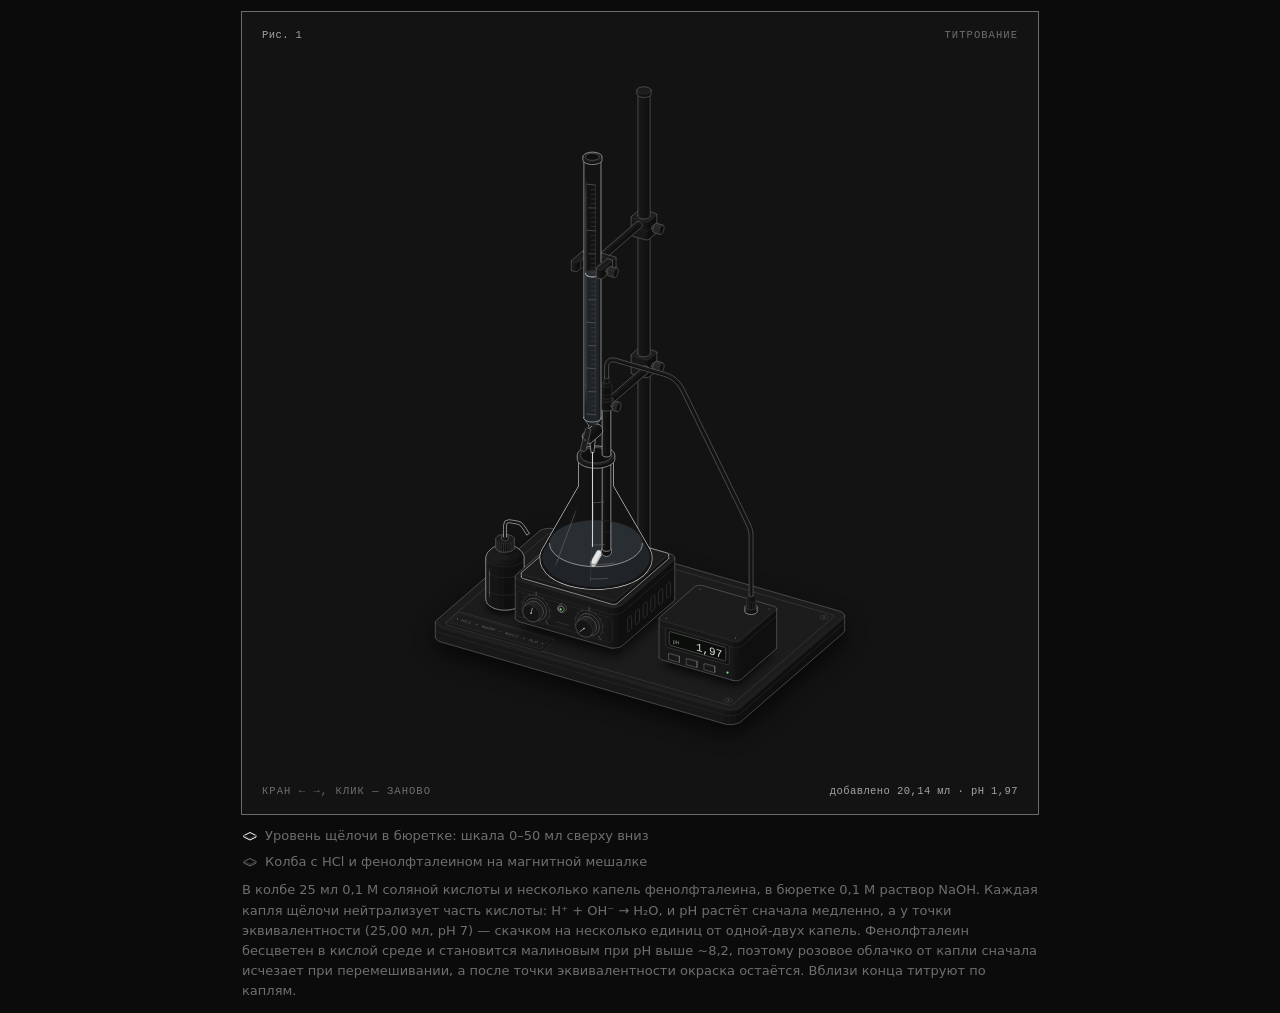
<file: figures/titration/index.html>
<!doctype html><html lang="ru"><head><meta charset="utf-8"><meta name="viewport" content="width=device-width, initial-scale=1"><title>Титрование</title><style>
.iso{
  --anatomy-page:#0b0b0b;--anatomy-card:#131313;--anatomy-text:#a3a3a3;--anatomy-strong:#e6e6e6;--anatomy-muted:#6e6e6e;
  --anatomy-paper:#131313;--anatomy-face:#1b1b1b;--anatomy-top:#1c1c1c;
  --anatomy-shade-0:#0f0f0f;--anatomy-shade-1:#121212;--anatomy-shade-2:#151515;--anatomy-shade-3:#181818;
  --anatomy-lit-top:#262626;--anatomy-lit-shade:#1d1d1d;
  --anatomy-hi:#d4d4d4;--anatomy-mid:#6a6a6a;--anatomy-lo:#3e3e3e;--anatomy-faint:#2a2a2a;--anatomy-lit:#ffffff;
  --anatomy-halo:#050505;--anatomy-halo-opacity:.9;--anatomy-dot:#e6e6e6;
  --anatomy-red:#ff6b6b;--anatomy-green:#6be0a0;--anatomy-blue:#6b9bff;
  --anatomy-weight:.6px;--anatomy-ease:cubic-bezier(.32,.72,0,1);
  --anatomy-mono:ui-monospace,"SF Mono",Menlo,Consolas,monospace;
  --anatomy-lift:inset 0 1px 0 0 #ffffff0a,inset 0 0 0 1px #ffffff06,0 0 0 1px #00000026,0 1px 1px -.5px #00000014,0 3px 3px -1.5px #00000014,0 6px 6px -3px #00000014,0 12px 12px -6px #00000014;
}
.iso[data-theme="light"]{
  --anatomy-page:#f2f2ef;--anatomy-card:#fbfbfa;--anatomy-text:#57575a;--anatomy-strong:#18181a;--anatomy-muted:#8c8c90;
  --anatomy-paper:#fbfbfa;--anatomy-face:#ffffff;--anatomy-top:#ffffff;
  --anatomy-shade-0:#dcdcd9;--anatomy-shade-1:#e5e5e2;--anatomy-shade-2:#ededea;--anatomy-shade-3:#f4f4f1;
  --anatomy-lit-top:#ffffff;--anatomy-lit-shade:#eeeeeb;
  --anatomy-hi:#26262a;--anatomy-mid:#8a8a8f;--anatomy-lo:#b4b4b8;--anatomy-faint:#d4d4d6;--anatomy-lit:#000000;
  --anatomy-halo:#8a8a80;--anatomy-halo-opacity:.32;--anatomy-dot:#3a3a3e;
  --anatomy-red:#e5484d;--anatomy-green:#30a46c;--anatomy-blue:#3e63dd;
  --anatomy-lift:inset 0 1px 0 0 #ffffff,0 0 0 1px #0000000f,0 1px 1px -.5px #0000000a,0 3px 3px -1.5px #0000000a,0 6px 6px -3px #0000000a,0 12px 12px -6px #0000000a;
}
.iso-svg{display:block;width:100%;height:auto;overflow:visible}
.iso-svg path,.iso-svg circle{vector-effect:non-scaling-stroke}
.iso-fill{fill:var(--anatomy-paper);stroke:none}
.iso-solid[data-lit]>.iso-fill{fill:var(--anatomy-face)}
.iso-shade,.iso-top{stroke:none}
.iso-shade[data-shade="0"]{fill:var(--anatomy-shade-0)}
.iso-shade[data-shade="1"]{fill:var(--anatomy-shade-1)}
.iso-shade[data-shade="2"]{fill:var(--anatomy-shade-2)}
.iso-shade[data-shade="3"]{fill:var(--anatomy-shade-3)}
.iso-top{fill:var(--anatomy-top)}
.iso-solid[data-lit]>.iso-top{fill:var(--anatomy-lit-top)}
.iso-solid[data-lit]>.iso-shade{fill:var(--anatomy-lit-shade)}
.iso-solid[data-seamless]>.iso-shade,.iso-solid[data-seamless]>.iso-top{stroke-width:.4;stroke-linejoin:round}
.iso-solid[data-seamless]>.iso-shade[data-shade="0"]{stroke:var(--anatomy-shade-0)}
.iso-solid[data-seamless]>.iso-shade[data-shade="1"]{stroke:var(--anatomy-shade-1)}
.iso-solid[data-seamless]>.iso-shade[data-shade="2"]{stroke:var(--anatomy-shade-2)}
.iso-solid[data-seamless]>.iso-shade[data-shade="3"]{stroke:var(--anatomy-shade-3)}
.iso-solid[data-seamless]>.iso-top{stroke:var(--anatomy-top)}
.iso-solid[data-seamless][data-lit]>.iso-top{stroke:var(--anatomy-lit-top)}
.iso-solid[data-seamless][data-lit]>.iso-shade{stroke:var(--anatomy-lit-shade)}
.iso-solid[data-lit]>.iso-edge{stroke:var(--anatomy-lit)}
.iso-halo{fill:var(--anatomy-halo);stroke:none;filter:blur(9px);opacity:var(--anatomy-halo-opacity);transform:translateY(3px)}
.iso-line{fill:none;stroke:var(--anatomy-lo);stroke-width:var(--anatomy-weight);stroke-linecap:round;stroke-linejoin:round}
.iso-line[data-tone="hi"]{stroke:var(--anatomy-hi)}
.iso-line[data-tone="mid"]{stroke:var(--anatomy-mid)}
.iso-line[data-tone="lo"]{stroke:var(--anatomy-lo)}
.iso-line[data-tone="faint"]{stroke:var(--anatomy-faint)}
.iso-line[data-tone="lit"]{stroke:var(--anatomy-lit)}
.iso-line[data-tone="red"]{stroke:var(--anatomy-red)}
.iso-line[data-tone="green"]{stroke:var(--anatomy-green)}
.iso-line[data-tone="blue"]{stroke:var(--anatomy-blue)}
.iso-line[data-dotted]{stroke-dasharray:.01 3.5;stroke-width:1}
.iso-line[data-dashed]{stroke-dasharray:3 3}
.iso-line[data-flow]{stroke-dasharray:2 6}
.iso-wire-end{fill:var(--anatomy-paper);stroke:var(--anatomy-lo);stroke-width:var(--anatomy-weight)}
.iso-wire[data-tone="hi"] .iso-wire-end{stroke:var(--anatomy-hi)}
.iso-wire[data-tone="mid"] .iso-wire-end{stroke:var(--anatomy-mid)}
.iso-wire[data-tone="faint"] .iso-wire-end{stroke:var(--anatomy-faint)}
.iso-wire[data-tone="lit"] .iso-wire-end{stroke:var(--anatomy-lit)}
.iso-dots circle{fill:var(--anatomy-dot);stroke:none;opacity:.32}
.iso-dots[data-tone="hi"] circle{opacity:.85}
.iso-dots[data-tone="mid"] circle{opacity:.45}
.iso-dots[data-tone="lo"] circle{opacity:.22}
.iso-dots[data-tone="faint"] circle{opacity:.12}
.iso-face-text{fill:var(--anatomy-mid);font-family:var(--anatomy-mono);letter-spacing:.04em}
.iso-face-text[data-tone="hi"]{fill:var(--anatomy-hi)}
.iso-face-text[data-tone="lo"]{fill:var(--anatomy-lo)}
.iso-face-text[data-tone="faint"]{fill:var(--anatomy-faint)}
.tb-body{fill:var(--anatomy-shade-2);stroke:none}
.tb-shine{fill:var(--anatomy-top);stroke:none}
.tb-shade{fill:var(--anatomy-shade-0);stroke:none}
.tb-ring{fill:none;stroke:var(--anatomy-lo);stroke-width:.45;stroke-linecap:butt;stroke-linejoin:round}
.tb-ring[data-tone="mid"]{stroke:var(--anatomy-mid)}
.tb-ring[data-tone="faint"]{stroke:var(--anatomy-faint)}
.tb-ring[data-tone="hi"]{stroke:var(--anatomy-hi)}
@keyframes iso-flow{to{stroke-dashoffset:-32}}
@keyframes iso-pulse{0%,100%{opacity:.18}12%{opacity:1}40%{opacity:.18}}
.iso-line[data-flow]{animation:iso-flow 1600ms linear infinite}
.iso-dots circle[data-pulse]{animation:iso-pulse 1600ms steps(1,end) infinite;animation-delay:var(--pulse-at,0ms)}
.iso-figure{margin:32px 0 36px}
.iso-plate{position:relative;padding:52px 24px;border-radius:0;background:var(--anatomy-card);box-shadow:0 0 0 1px var(--anatomy-mid);--anatomy-paper:var(--anatomy-card)}
.iso-plate-corners{position:absolute;inset:18px 20px;pointer-events:none}
.iso-plate-corner{position:absolute;color:var(--anatomy-muted);font-family:var(--anatomy-mono);font-size:10.5px;line-height:1;letter-spacing:.04em;white-space:nowrap}
.iso-plate-corner[data-corner="fig"]{top:0;left:0;color:var(--anatomy-text)}
.iso-plate-corner[data-corner="title"]{top:0;right:0;text-transform:uppercase;letter-spacing:.1em}
.iso-plate-corner[data-corner="hint"]{bottom:0;left:0;text-transform:uppercase;letter-spacing:.1em}
.iso-plate-corner[data-corner="readout"]{right:0;bottom:0;color:var(--anatomy-text);font-variant-numeric:tabular-nums}
.iso-plate .iso-svg{margin:0 auto}
.iso-legend{display:grid;gap:8px;margin-top:12px;color:var(--anatomy-muted);font-size:13px;line-height:1.55}
.iso-keys{display:flex;flex-wrap:wrap;gap:6px 18px}
.iso-key{display:inline-flex;align-items:center;gap:7px}
.iso-swatch{width:16px;height:10px;flex:none;overflow:visible}
.iso-swatch path{fill:none;stroke:var(--anatomy-hi);stroke-width:1;vector-effect:non-scaling-stroke;stroke-linejoin:round;stroke-linecap:round}
.iso-swatch[data-mark="raised"] path,.iso-swatch[data-mark="flat"] path{stroke:var(--anatomy-mid)}
.iso-swatch[data-mark="lit"] path{stroke:var(--anatomy-lit)}
.iso-swatch[data-mark="dim"] path{stroke:var(--anatomy-lo)}
.iso-swatch[data-mark="dotted"] path{stroke-dasharray:.01 3;stroke-width:1.4}
.iso-swatch[data-mark="dashed"] path{stroke-dasharray:3 2.5}
.iso-swatch[data-mark="red"] path{stroke:var(--anatomy-red)}
.iso-swatch[data-mark="green"] path{stroke:var(--anatomy-green)}
.iso-swatch[data-mark="blue"] path{stroke:var(--anatomy-blue)}
.iso-swatch-crease{stroke:var(--anatomy-lo)!important}
@media (max-width:560px){.iso-plate{padding:48px 12px 70px}.iso-plate-corner[data-corner="hint"]{bottom:18px}}
@media (prefers-reduced-motion:reduce){.iso-line[data-flow],.iso-dots circle[data-pulse]{animation:none}}

*{box-sizing:border-box}
html{color-scheme:dark}
body[data-theme="light"]{color-scheme:light}
body{margin:0;background:var(--anatomy-page);color:var(--anatomy-text);font:14px/1.6 ui-sans-serif,system-ui,-apple-system,"Segoe UI",sans-serif;-webkit-font-smoothing:antialiased}
.iso-page{width:min(650px,100% - 32px);margin:64px auto 96px}

.iso{--tt-liquid:#202428;--tt-liquid-top:#292e33;--tt-pink:#c2255c;--tt-pink-top:#d6336c;--tt-lcd:#0b0d0b;--tt-lcd-ink:#d9e6d6;--tt-led:#7ee08a;--tt-bar:#e6e6e6}
.iso[data-theme="light"]{--tt-liquid:#e4e8eb;--tt-liquid-top:#eef1f3;--tt-pink:#e64980;--tt-pink-top:#f06595;--tt-lcd:#dfe4d8;--tt-lcd-ink:#1e231d;--tt-led:#2f9e44;--tt-bar:#ffffff}
.iso-page{width:100%;max-width:820px;margin:0 auto;padding:12px}
html.embed .iso-page{max-width:none}
html.embed{color-scheme:normal}
html.embed,html.embed body{background:transparent;overflow:hidden}
.iso-figure{margin:0}
.iso-stage{touch-action:pan-y;outline:none;cursor:ew-resize;-webkit-tap-highlight-color:transparent}
.iso-stage:focus-visible{outline:1px solid var(--anatomy-muted);outline-offset:6px}
.tt-edge{fill:none;stroke:var(--anatomy-hi);stroke-width:1.25;stroke-linejoin:round}
.tt-liquid{fill:var(--tt-liquid);stroke:none}
.tt-liquid-top{fill:var(--tt-liquid-top);stroke:none}
.tt-pink{fill:var(--tt-pink);stroke:none}
.tt-pink-top{fill:var(--tt-pink-top)}
.tt-flash{fill:var(--tt-pink-top);stroke:none}
.tt-bar-side{fill:var(--tt-bar);stroke:none;opacity:.85}
.tt-bar-top{fill:var(--tt-bar);stroke:none}
.tt-void{fill:var(--anatomy-shade-0);stroke:none}
.tt-drop{fill:var(--anatomy-hi);stroke:none}
.tt-stream{fill:none;stroke:var(--anatomy-hi);stroke-linecap:round}
.tt-bezel{fill:var(--anatomy-shade-1);stroke:var(--anatomy-lo);stroke-width:var(--anatomy-weight)}
.tt-lcd{fill:var(--tt-lcd);stroke:var(--anatomy-mid);stroke-width:var(--anatomy-weight)}
.tt-lcd-text{fill:var(--tt-lcd-ink);font-family:var(--anatomy-mono);font-variant-numeric:tabular-nums}
.tt-lcd-unit{fill:var(--tt-lcd-ink);opacity:.7;font-family:var(--anatomy-mono)}
.tt-led,.tt-lamp{fill:var(--tt-led);stroke:none}
@media (max-width:560px){.iso-page{padding:6px}.iso-plate{overflow:hidden}.iso-plate .iso-svg{width:112%;margin:-3% -6% -4%}}
</style></head><body class="iso" data-theme="dark"><main class="iso-page"><figure class="iso-figure"><div class="iso-plate"><div class="iso-plate-corners" aria-hidden="true"><span class="iso-plate-corner" data-corner="fig">Рис. 1</span><span class="iso-plate-corner" data-corner="title">Титрование</span><span class="iso-plate-corner" data-corner="hint">Кран ← →, клик — заново</span><span class="iso-plate-corner" data-corner="readout" data-readout>добавлено 18,00 мл · pH 1,79</span></div><div class="iso-stage" tabindex="0" role="slider" aria-label="Титрование: стрелки открывают и закрывают кран бюретки, пробел или Enter — начать заново" aria-valuemin="0" aria-valuemax="100" aria-valuenow="60"><svg xmlns="http://www.w3.org/2000/svg" class="iso-svg" viewBox="0 0 600 560" role="img" aria-label="Титрование: на штативе в лапке закреплена бюретка с раствором гидроксида натрия, внизу у неё стеклянный кран. Под бюреткой на магнитной мешалке стоит коническая колба с соляной кислотой и фенолфталеином; на дне вращается якорь мешалки. В колбу опущен стеклянный электрод, кабель от него идёт к pH-метру, который показывает pH раствора. После точки эквивалентности раствор становится малиновым."><path class="iso-halo" d="M135.9 452.8L135.9 451.8L136.4 450.9L137.2 450L219 379.1L220.1 378.4L221.5 377.7L223.2 377.2L225 376.9L226.9 376.7L228.8 376.7L230.7 376.9L232.4 377.3L459.2 442.8L460.8 443.4L462.1 444.1L463.1 444.9L463.8 445.8L464.1 446.8L464.1 458.1L464.1 459.1L463.6 460L462.8 460.9L381 531.7L379.9 532.5L378.5 533.2L376.8 533.7L375 534L373.1 534.2L371.2 534.2L369.3 533.9L367.6 533.5L140.8 468.1L139.2 467.5L137.9 466.8L136.9 466L136.2 465.1L135.9 464.1Z"/><g class="iso-solid"><path class="iso-fill" d="M222.9 395.4L223.2 394.3L224 393.3L225.3 392.5L227 391.8L229 391.4L231.1 391.3L233.2 391.4L235.2 391.8L236.9 392.5L238.2 393.3L239 394.3L239.3 395.4L239.3 399.6L239 400.7L238.2 401.7L236.9 402.5L235.2 403.2L233.2 403.6L231.1 403.7L229 403.6L227 403.2L225.3 402.5L224 401.7L223.2 400.7L222.9 399.6Z"/><path class="iso-shade" data-shade="0" d="M238.2 401.7L236.9 402.5L236.9 398.3L238.2 397.4ZM236.9 402.5L235.2 403.2L235.2 398.9L236.9 398.3ZM239.3 399.6L239 400.7L239 396.5L239.3 395.4ZM239 400.7L238.2 401.7L238.2 397.4L239 396.5Z"/><path class="iso-shade" data-shade="1" d="M235.2 403.2L233.2 403.6L233.2 399.3L235.2 398.9ZM233.2 403.6L231.1 403.7L231.1 399.5L233.2 399.3Z"/><path class="iso-shade" data-shade="2" d="M231.1 403.7L229 403.6L229 399.3L231.1 399.5ZM229 403.6L227 403.2L227 398.9L229 399.3Z"/><path class="iso-shade" data-shade="3" d="M227 403.2L225.3 402.5L225.3 398.3L227 398.9ZM225.3 402.5L224 401.7L224 397.4L225.3 398.3ZM224 401.7L223.2 400.7L223.2 396.5L224 397.4ZM223.2 400.7L222.9 399.6L222.9 395.4L223.2 396.5Z"/><path class="iso-top" d="M238.2 397.4L236.9 398.3L235.2 398.9L233.2 399.3L231.1 399.5L229 399.3L227 398.9L225.3 398.3L224 397.4L223.2 396.5L222.9 395.4L223.2 394.3L224 393.3L225.3 392.5L227 391.8L229 391.4L231.1 391.3L233.2 391.4L235.2 391.8L236.9 392.5L238.2 393.3L239 394.3L239.3 395.4L239 396.5Z"/><path class="iso-line iso-crease" data-tone="faint" d="M239.3 395.4L239 396.5L238.2 397.4L236.9 398.3L235.2 398.9L233.2 399.3L231.1 399.5L229 399.3L227 398.9L225.3 398.3L224 397.4L223.2 396.5L222.9 395.4"/><path class="iso-line iso-edge" data-tone="lo" d="M222.9 395.4L223.2 394.3L224 393.3L225.3 392.5L227 391.8L229 391.4L231.1 391.3L233.2 391.4L235.2 391.8L236.9 392.5L238.2 393.3L239 394.3L239.3 395.4M239.3 399.6L239 400.7L238.2 401.7L236.9 402.5L235.2 403.2L233.2 403.6L231.1 403.7L229 403.6L227 403.2L225.3 402.5L224 401.7L223.2 400.7L222.9 399.6M222.9 395.4L222.9 399.6M239.3 395.4L239.3 399.6"/></g><g class="iso-solid"><path class="iso-fill" d="M432.7 456L433 454.9L433.8 453.9L435.1 453.1L436.8 452.4L438.8 452L440.9 451.9L443 452L445 452.4L446.7 453.1L448 453.9L448.8 454.9L449.1 456L449.1 460.2L448.8 461.3L448 462.3L446.7 463.1L445 463.8L443 464.2L440.9 464.3L438.8 464.2L436.8 463.8L435.1 463.1L433.8 462.3L433 461.3L432.7 460.2Z"/><path class="iso-shade" data-shade="0" d="M448 462.3L446.7 463.1L446.7 458.9L448 458ZM446.7 463.1L445 463.8L445 459.5L446.7 458.9ZM449.1 460.2L448.8 461.3L448.8 457L449.1 456ZM448.8 461.3L448 462.3L448 458L448.8 457Z"/><path class="iso-shade" data-shade="1" d="M445 463.8L443 464.2L443 459.9L445 459.5ZM443 464.2L440.9 464.3L440.9 460L443 459.9Z"/><path class="iso-shade" data-shade="2" d="M440.9 464.3L438.8 464.2L438.8 459.9L440.9 460ZM438.8 464.2L436.8 463.8L436.8 459.5L438.8 459.9Z"/><path class="iso-shade" data-shade="3" d="M436.8 463.8L435.1 463.1L435.1 458.9L436.8 459.5ZM435.1 463.1L433.8 462.3L433.8 458L435.1 458.9ZM433.8 462.3L433 461.3L433 457L433.8 458ZM433 461.3L432.7 460.2L432.7 456L433 457Z"/><path class="iso-top" d="M448 458L446.7 458.9L445 459.5L443 459.9L440.9 460L438.8 459.9L436.8 459.5L435.1 458.9L433.8 458L433 457L432.7 456L433 454.9L433.8 453.9L435.1 453.1L436.8 452.4L438.8 452L440.9 451.9L443 452L445 452.4L446.7 453.1L448 453.9L448.8 454.9L449.1 456L448.8 457Z"/><path class="iso-line iso-crease" data-tone="faint" d="M449.1 456L448.8 457L448 458L446.7 458.9L445 459.5L443 459.9L440.9 460L438.8 459.9L436.8 459.5L435.1 458.9L433.8 458L433 457L432.7 456"/><path class="iso-line iso-edge" data-tone="lo" d="M432.7 456L433 454.9L433.8 453.9L435.1 453.1L436.8 452.4L438.8 452L440.9 451.9L443 452L445 452.4L446.7 453.1L448 453.9L448.8 454.9L449.1 456M449.1 460.2L448.8 461.3L448 462.3L446.7 463.1L445 463.8L443 464.2L440.9 464.3L438.8 464.2L436.8 463.8L435.1 463.1L433.8 462.3L433 461.3L432.7 460.2M432.7 456L432.7 460.2M449.1 456L449.1 460.2"/></g><g class="iso-solid"><path class="iso-fill" d="M150.9 457.8L151.2 456.7L152 455.7L153.3 454.9L155 454.2L157 453.8L159.1 453.7L161.2 453.8L163.2 454.2L164.9 454.9L166.2 455.7L167 456.7L167.3 457.8L167.3 462L167 463.1L166.2 464.1L164.9 464.9L163.2 465.6L161.2 466L159.1 466.1L157 466L155 465.6L153.3 464.9L152 464.1L151.2 463.1L150.9 462Z"/><path class="iso-shade" data-shade="0" d="M166.2 464.1L164.9 464.9L164.9 460.7L166.2 459.8ZM164.9 464.9L163.2 465.6L163.2 461.3L164.9 460.7ZM167.3 462L167 463.1L167 458.8L167.3 457.8ZM167 463.1L166.2 464.1L166.2 459.8L167 458.8Z"/><path class="iso-shade" data-shade="1" d="M163.2 465.6L161.2 466L161.2 461.7L163.2 461.3ZM161.2 466L159.1 466.1L159.1 461.9L161.2 461.7Z"/><path class="iso-shade" data-shade="2" d="M159.1 466.1L157 466L157 461.7L159.1 461.9ZM157 466L155 465.6L155 461.3L157 461.7Z"/><path class="iso-shade" data-shade="3" d="M155 465.6L153.3 464.9L153.3 460.7L155 461.3ZM153.3 464.9L152 464.1L152 459.8L153.3 460.7ZM152 464.1L151.2 463.1L151.2 458.8L152 459.8ZM151.2 463.1L150.9 462L150.9 457.8L151.2 458.8Z"/><path class="iso-top" d="M166.2 459.8L164.9 460.7L163.2 461.3L161.2 461.7L159.1 461.9L157 461.7L155 461.3L153.3 460.7L152 459.8L151.2 458.8L150.9 457.8L151.2 456.7L152 455.7L153.3 454.9L155 454.2L157 453.8L159.1 453.7L161.2 453.8L163.2 454.2L164.9 454.9L166.2 455.7L167 456.7L167.3 457.8L167 458.8Z"/><path class="iso-line iso-crease" data-tone="faint" d="M167.3 457.8L167 458.8L166.2 459.8L164.9 460.7L163.2 461.3L161.2 461.7L159.1 461.9L157 461.7L155 461.3L153.3 460.7L152 459.8L151.2 458.8L150.9 457.8"/><path class="iso-line iso-edge" data-tone="lo" d="M150.9 457.8L151.2 456.7L152 455.7L153.3 454.9L155 454.2L157 453.8L159.1 453.7L161.2 453.8L163.2 454.2L164.9 454.9L166.2 455.7L167 456.7L167.3 457.8M167.3 462L167 463.1L166.2 464.1L164.9 464.9L163.2 465.6L161.2 466L159.1 466.1L157 466L155 465.6L153.3 464.9L152 464.1L151.2 463.1L150.9 462M150.9 457.8L150.9 462M167.3 457.8L167.3 462"/></g><g class="iso-solid"><path class="iso-fill" d="M360.7 518.3L361 517.3L361.8 516.3L363.1 515.4L364.8 514.8L366.8 514.4L368.9 514.2L371 514.4L373 514.8L374.7 515.4L376 516.3L376.8 517.3L377.1 518.3L377.1 522.6L376.8 523.6L376 524.6L374.7 525.5L373 526.1L371 526.5L368.9 526.7L366.8 526.5L364.8 526.1L363.1 525.5L361.8 524.6L361 523.6L360.7 522.6Z"/><path class="iso-shade" data-shade="0" d="M376 524.6L374.7 525.5L374.7 521.2L376 520.4ZM374.7 525.5L373 526.1L373 521.9L374.7 521.2ZM377.1 522.6L376.8 523.6L376.8 519.4L377.1 518.3ZM376.8 523.6L376 524.6L376 520.4L376.8 519.4Z"/><path class="iso-shade" data-shade="1" d="M373 526.1L371 526.5L371 522.3L373 521.9ZM371 526.5L368.9 526.7L368.9 522.4L371 522.3Z"/><path class="iso-shade" data-shade="2" d="M368.9 526.7L366.8 526.5L366.8 522.3L368.9 522.4ZM366.8 526.5L364.8 526.1L364.8 521.9L366.8 522.3Z"/><path class="iso-shade" data-shade="3" d="M364.8 526.1L363.1 525.5L363.1 521.2L364.8 521.9ZM363.1 525.5L361.8 524.6L361.8 520.4L363.1 521.2ZM361.8 524.6L361 523.6L361 519.4L361.8 520.4ZM361 523.6L360.7 522.6L360.7 518.3L361 519.4Z"/><path class="iso-top" d="M376 520.4L374.7 521.2L373 521.9L371 522.3L368.9 522.4L366.8 522.3L364.8 521.9L363.1 521.2L361.8 520.4L361 519.4L360.7 518.3L361 517.3L361.8 516.3L363.1 515.4L364.8 514.8L366.8 514.4L368.9 514.2L371 514.4L373 514.8L374.7 515.4L376 516.3L376.8 517.3L377.1 518.3L376.8 519.4Z"/><path class="iso-line iso-crease" data-tone="faint" d="M377.1 518.3L376.8 519.4L376 520.4L374.7 521.2L373 521.9L371 522.3L368.9 522.4L366.8 522.3L364.8 521.9L363.1 521.2L361.8 520.4L361 519.4L360.7 518.3"/><path class="iso-line iso-edge" data-tone="lo" d="M360.7 518.3L361 517.3L361.8 516.3L363.1 515.4L364.8 514.8L366.8 514.4L368.9 514.2L371 514.4L373 514.8L374.7 515.4L376 516.3L376.8 517.3L377.1 518.3M377.1 522.6L376.8 523.6L376 524.6L374.7 525.5L373 526.1L371 526.5L368.9 526.7L366.8 526.5L364.8 526.1L363.1 525.5L361.8 524.6L361 523.6L360.7 522.6M360.7 518.3L360.7 522.6M377.1 518.3L377.1 522.6"/></g><g class="iso-solid"><path class="iso-fill" d="M135.8 448.2L136.2 447L137.2 445.8L219 374.9L220.6 373.9L222.6 373.1L225 372.6L227.5 372.4L230.1 372.6L232.4 373.1L459.2 438.6L461.3 439.3L462.8 440.4L463.8 441.5L464.2 442.8L464.2 454.2L463.8 455.4L462.8 456.6L381 527.5L379.4 528.5L377.4 529.3L375 529.8L372.5 529.9L369.9 529.8L367.6 529.3L140.8 463.8L138.7 463L137.2 462L136.2 460.8L135.8 459.6Z"/><path class="iso-shade" data-shade="0" d="M464.2 454.2L463.8 455.4L463.8 444.1L464.2 442.8ZM463.8 455.4L462.8 456.6L462.8 445.3L463.8 444.1ZM462.8 456.6L381 527.5L381 516.2L462.8 445.3ZM381 527.5L379.4 528.5L379.4 517.2L381 516.2ZM379.4 528.5L377.4 529.3L377.4 518L379.4 517.2Z"/><path class="iso-shade" data-shade="1" d="M377.4 529.3L375 529.8L375 518.4L377.4 518ZM375 529.8L372.5 529.9L372.5 518.6L375 518.4Z"/><path class="iso-shade" data-shade="2" d="M372.5 529.9L369.9 529.8L369.9 518.4L372.5 518.6ZM369.9 529.8L367.6 529.3L367.6 518L369.9 518.4Z"/><path class="iso-shade" data-shade="3" d="M367.6 529.3L140.8 463.8L140.8 452.5L367.6 518ZM140.8 463.8L138.7 463L138.7 451.7L140.8 452.5ZM138.7 463L137.2 462L137.2 450.7L138.7 451.7ZM137.2 462L136.2 460.8L136.2 449.5L137.2 450.7ZM136.2 460.8L135.8 459.6L135.8 448.2L136.2 449.5Z"/><path class="iso-top" d="M459.2 438.6L461.3 439.3L462.8 440.4L463.8 441.5L464.2 442.8L463.8 444.1L462.8 445.3L381 516.2L379.4 517.2L377.4 518L375 518.4L372.5 518.6L369.9 518.4L367.6 518L140.8 452.5L138.7 451.7L137.2 450.7L136.2 449.5L135.8 448.2L136.2 447L137.2 445.8L219 374.9L220.6 373.9L222.6 373.1L225 372.6L227.5 372.4L230.1 372.6L232.4 373.1Z"/><path class="iso-line iso-crease" data-tone="faint" d="M464.2 442.8L463.8 444.1L462.8 445.3L381 516.2L379.4 517.2L377.4 518L375 518.4L372.5 518.6L369.9 518.4L367.6 518L140.8 452.5L138.7 451.7L137.2 450.7L136.2 449.5L135.8 448.2"/><path class="iso-line iso-bevel" data-tone="faint" d="M464.2 442.8L461.6 443.8L460.8 444.8L379.1 515.5L377.8 516.4L376.2 517L374.4 517.3L372.5 517.5L370.5 517.3L368.6 516.9L142 451.5L140.3 450.9L139.1 450.1L138.4 449.2L135.8 448.2"/><path class="iso-line" data-tone="faint" d="M464.2 447.1L463.8 448.3L462.8 449.5L381 520.4L379.4 521.4L377.4 522.2L375 522.7L372.5 522.9L369.9 522.7L367.6 522.2L140.8 456.7L138.7 455.9L137.2 454.9L136.2 453.7L135.8 452.5"/><path class="iso-line iso-edge" data-tone="mid" d="M135.8 448.2L136.2 447L137.2 445.8L219 374.9L220.6 373.9L222.6 373.1L225 372.6L227.5 372.4L230.1 372.6L232.4 373.1L459.2 438.6L461.3 439.3L462.8 440.4L463.8 441.5L464.2 442.8M464.2 454.2L463.8 455.4L462.8 456.6L381 527.5L379.4 528.5L377.4 529.3L375 529.8L372.5 529.9L369.9 529.8L367.6 529.3L140.8 463.8L138.7 463L137.2 462L136.2 460.8L135.8 459.6M464.2 442.8L464.2 454.2M135.8 448.2L135.8 459.6"/></g><path class="iso-line" data-tone="lo" d="M455.1 442.1L455.4 442.2L455.6 442.3L455.8 442.5L455.9 442.6L456 442.8L456 442.9L455.9 443.1L455.7 443.2L373.9 514.1L373.7 514.2L373.5 514.3L373.2 514.4L372.9 514.5L372.6 514.5L372.3 514.5L372 514.5L371.7 514.4L144.9 448.9L144.6 448.8L144.4 448.7L144.2 448.6L144.1 448.4L144 448.3L144 448.1L144.1 448L144.3 447.8L226.1 376.9L226.3 376.8L226.5 376.7L226.8 376.6L227.1 376.6L227.4 376.5L227.7 376.5L228 376.6L228.3 376.6Z"/><path class="iso-line" data-tone="lo" d="M232.1 381.5L231.3 382L230.2 382.3L228.9 382.3L227.7 382.1L226.7 381.7L226.2 381.1L226.1 380.5L226.5 379.9L227.3 379.4L228.5 379.1L229.7 379.1L230.9 379.3L231.9 379.7L232.5 380.3L232.6 380.9ZM450.5 444.5L449.6 445L448.5 445.3L447.2 445.3L446 445.1L445 444.7L444.5 444.1L444.4 443.5L444.8 442.9L445.6 442.4L446.8 442.1L448 442.1L449.3 442.3L450.2 442.7L450.8 443.3L450.9 443.9ZM155.2 448.1L154.4 448.6L153.2 448.9L152 448.9L150.7 448.7L149.8 448.3L149.2 447.7L149.1 447.1L149.5 446.5L150.4 446L151.5 445.7L152.8 445.7L154 445.9L155 446.3L155.5 446.9L155.6 447.5ZM373.5 511.2L372.7 511.6L371.5 511.9L370.3 512L369.1 511.8L368.1 511.3L367.5 510.8L367.4 510.1L367.9 509.5L368.7 509L369.8 508.8L371.1 508.7L372.3 508.9L373.3 509.3L373.8 509.9L373.9 510.6Z"/><g class="iso-dots" data-tone="mid"><circle cx="229.3" cy="380.7" r="0.5"/><circle cx="447.6" cy="443.7" r="0.5"/><circle cx="152.4" cy="447.3" r="0.5"/><circle cx="370.7" cy="510.3" r="0.5"/></g><g class="iso-solid"><path class="iso-fill" d="M144.9 448.1L145.3 447.4L153.4 440.4L154.3 439.9L155.6 439.7L156.8 439.9L229.1 460.8L230 461.2L230.3 461.8L230.3 463L230 463.6L221.8 470.7L220.9 471.1L219.7 471.3L218.5 471.1L146.2 450.3L145.3 449.8L144.9 449.2Z"/><path class="iso-shade" data-shade="0" d="M230.3 463L230 463.6L230 462.5L230.3 461.8ZM230 463.6L221.8 470.7L221.8 469.5L230 462.5ZM221.8 470.7L220.9 471.1L220.9 470L221.8 469.5Z"/><path class="iso-shade" data-shade="1" d="M220.9 471.1L219.7 471.3L219.7 470.2L220.9 470Z"/><path class="iso-shade" data-shade="2" d="M219.7 471.3L218.5 471.1L218.5 470L219.7 470.2Z"/><path class="iso-shade" data-shade="3" d="M218.5 471.1L146.2 450.3L146.2 449.1L218.5 470ZM146.2 450.3L145.3 449.8L145.3 448.7L146.2 449.1ZM145.3 449.8L144.9 449.2L144.9 448.1L145.3 448.7Z"/><path class="iso-top" d="M229.1 460.8L230 461.2L230.3 461.8L230 462.5L221.8 469.5L220.9 470L219.7 470.2L218.5 470L146.2 449.1L145.3 448.7L144.9 448.1L145.3 447.4L153.4 440.4L154.3 439.9L155.6 439.7L156.8 439.9Z"/><path class="iso-line iso-edge" data-tone="lo" d="M144.9 448.1L145.3 447.4L153.4 440.4L154.3 439.9L155.6 439.7L156.8 439.9L229.1 460.8L230 461.2L230.3 461.8M230.3 463L230 463.6L221.8 470.7L220.9 471.1L219.7 471.3L218.5 471.1L146.2 450.3L145.3 449.8L144.9 449.2M230.3 461.8L230.3 463M144.9 448.1L144.9 449.2"/></g><path class="iso-line" data-tone="faint" d="M228 461.8L228 461.8L228 461.8L228 461.9L219.8 469L219.8 469L219.7 469L219.6 469L147.3 448.1L147.2 448.1L147.2 448.1L147.2 448L155.4 440.9L155.5 440.9L155.6 440.9L155.7 440.9Z"/><text class="iso-face-text" data-tone="mid" transform="matrix(1.418 0.409 -0.818 0.709 186.728 455.728)" font-size="3" text-anchor="middle">HCl + NaOH → NaCl + H₂O</text><g class="iso-dots" data-tone="mid"><circle cx="153.6" cy="445.1" r="0.45"/><circle cx="221.7" cy="464.8" r="0.45"/></g><g class="iso-solid"><path class="iso-fill" d="M290.1 397.9L290.4 396.9L291 395.9L291.8 395L293 394.1L294.4 393.4L296.1 392.8L297.9 392.3L299.8 391.9L301.8 391.7L303.9 391.7L305.9 391.8L307.9 392.1L309.7 392.6L311.4 393.2L312.9 393.9L314.2 394.7L315.2 395.6L315.8 396.5L316.2 397.6L316.3 398.6L316.3 407.1L316 408.1L315.4 409.1L314.5 410L313.4 410.9L312 411.6L310.3 412.2L308.5 412.7L306.6 413.1L304.6 413.3L302.5 413.3L300.5 413.2L298.5 412.9L296.6 412.4L294.9 411.8L293.5 411.1L292.2 410.3L291.2 409.4L290.5 408.4L290.2 407.4L290.1 406.4Z"/><path class="iso-shade" data-shade="0" d="M314.5 410L313.4 410.9L313.4 402.4L314.5 401.5ZM313.4 410.9L312 411.6L312 403.1L313.4 402.4ZM312 411.6L310.3 412.2L310.3 403.7L312 403.1ZM316.3 407.1L316 408.1L316 399.6L316.3 398.6ZM316 408.1L315.4 409.1L315.4 400.6L316 399.6ZM315.4 409.1L314.5 410L314.5 401.5L315.4 400.6Z"/><path class="iso-shade" data-shade="1" d="M310.3 412.2L308.5 412.7L308.5 404.2L310.3 403.7ZM308.5 412.7L306.6 413.1L306.6 404.6L308.5 404.2ZM306.6 413.1L304.6 413.3L304.6 404.8L306.6 404.6ZM304.6 413.3L302.5 413.3L302.5 404.8L304.6 404.8Z"/><path class="iso-shade" data-shade="2" d="M302.5 413.3L300.5 413.2L300.5 404.6L302.5 404.8ZM300.5 413.2L298.5 412.9L298.5 404.4L300.5 404.6ZM298.5 412.9L296.6 412.4L296.6 403.9L298.5 404.4Z"/><path class="iso-shade" data-shade="3" d="M296.6 412.4L294.9 411.8L294.9 403.3L296.6 403.9ZM294.9 411.8L293.5 411.1L293.5 402.6L294.9 403.3ZM293.5 411.1L292.2 410.3L292.2 401.8L293.5 402.6ZM292.2 410.3L291.2 409.4L291.2 400.9L292.2 401.8ZM291.2 409.4L290.5 408.4L290.5 399.9L291.2 400.9ZM290.5 408.4L290.2 407.4L290.2 398.9L290.5 399.9ZM290.2 407.4L290.1 406.4L290.1 397.9L290.2 398.9Z"/><path class="iso-top" d="M314.5 401.5L313.4 402.4L312 403.1L310.3 403.7L308.5 404.2L306.6 404.6L304.6 404.8L302.5 404.8L300.5 404.6L298.5 404.4L296.6 403.9L294.9 403.3L293.5 402.6L292.2 401.8L291.2 400.9L290.5 399.9L290.2 398.9L290.1 397.9L290.4 396.9L291 395.9L291.8 395L293 394.1L294.4 393.4L296.1 392.8L297.9 392.3L299.8 391.9L301.8 391.7L303.9 391.7L305.9 391.8L307.9 392.1L309.7 392.6L311.4 393.2L312.9 393.9L314.2 394.7L315.2 395.6L315.8 396.5L316.2 397.6L316.3 398.6L316 399.6L315.4 400.6Z"/><path class="iso-line iso-crease" data-tone="faint" d="M316.3 398.6L316 399.6L315.4 400.6L314.5 401.5L313.4 402.4L312 403.1L310.3 403.7L308.5 404.2L306.6 404.6L304.6 404.8L302.5 404.8L300.5 404.6L298.5 404.4L296.6 403.9L294.9 403.3L293.5 402.6L292.2 401.8L291.2 400.9L290.5 399.9L290.2 398.9L290.1 397.9"/><path class="iso-line iso-bevel" data-tone="faint" d="M316.3 398.6L315.2 399.5L314.6 400.4L313.8 401.3L312.7 402.1L311.4 402.8L309.9 403.4L308.2 403.9L306.4 404.2L304.5 404.3L302.5 404.4L300.6 404.2L298.8 404L297 403.6L295.5 403L294.1 402.4L292.9 401.6L292 400.7L291.3 399.8L291 398.9L290.1 397.9"/><path class="iso-line" data-tone="faint" d="M316.3 403.2L316.2 404.1L315.8 404.9L315.3 405.7L314.5 406.5L313.6 407.2L312.4 407.8L311.2 408.4L309.7 408.9L308.2 409.3L306.6 409.5L304.9 409.7L303.2 409.8L301.5 409.7L299.8 409.5L298.2 409.3L296.6 408.9L295.2 408.4L293.9 407.8L292.8 407.2L291.8 406.5L291.1 405.7L290.5 404.9L290.2 404.1L290.1 403.2"/><path class="iso-line iso-edge" data-tone="mid" d="M290.1 397.9L290.4 396.9L291 395.9L291.8 395L293 394.1L294.4 393.4L296.1 392.8L297.9 392.3L299.8 391.9L301.8 391.7L303.9 391.7L305.9 391.8L307.9 392.1L309.7 392.6L311.4 393.2L312.9 393.9L314.2 394.7L315.2 395.6L315.8 396.5L316.2 397.6L316.3 398.6M316.3 407.1L316 408.1L315.4 409.1L314.5 410L313.4 410.9L312 411.6L310.3 412.2L308.5 412.7L306.6 413.1L304.6 413.3L302.5 413.3L300.5 413.2L298.5 412.9L296.6 412.4L294.9 411.8L293.5 411.1L292.2 410.3L291.2 409.4L290.5 408.4L290.2 407.4L290.1 406.4M290.1 397.9L290.1 406.4M316.3 398.6L316.3 407.1"/></g><g class="iso-solid"><path class="iso-fill" d="M313.6 406.5L313.6 406.2L313.7 405.9L313.8 405.6L313.9 405.2L314 404.9L314.2 404.6L314.4 404.4L314.5 404.2L314.7 404.1L314.9 404L315 404L317 404.6L317.1 404.7L317.3 404.8L317.3 405L317.4 405.3L317.4 405.6L317.4 405.9L317.3 406.2L317.3 406.6L317.1 406.9L317 407.2L316.9 407.5L316.7 407.7L316.5 407.9L316.3 408L316.2 408.1L316 408.1L314 407.5L313.9 407.4L313.8 407.3L313.7 407.1L313.6 406.8Z"/><path class="iso-shade" data-shade="0" d="M314 407.5L313.9 407.4L313.8 407.3L313.7 407.1L315.7 407.7L315.8 407.9L315.9 408L316 408.1ZM315.6 407.1L315.6 406.8L315.7 406.5L315.8 406.1L315.9 405.8L316 405.5L316.2 405.2L316.3 405L316.5 404.8L316.7 404.7L316.9 404.6L317 404.6L317.1 404.7L317.3 404.8L317.3 405L317.4 405.3L317.4 405.6L317.4 405.9L317.3 406.2L317.3 406.6L317.1 406.9L317 407.2L316.9 407.5L316.7 407.7L316.5 407.9L316.3 408L316.2 408.1L316 408.1L315.9 408L315.8 407.9L315.7 407.7L315.6 407.4L315.6 407.1L316.5 406.3L316.5 406.3L316.5 406.3L316.5 406.3L316.5 406.3L316.5 406.3L316.5 406.3L316.5 406.3L316.5 406.3L316.5 406.3L316.5 406.3L316.5 406.3L316.5 406.3L316.5 406.3L316.5 406.3L316.5 406.3L316.5 406.3L316.5 406.3L316.5 406.3L316.5 406.3L316.5 406.3L316.5 406.3L316.5 406.3L316.5 406.3L316.5 406.3L316.5 406.3L316.5 406.3L316.5 406.3L316.5 406.3L316.5 406.3L316.5 406.3L316.5 406.3L316.5 406.3Z"/><path class="iso-shade" data-shade="1" d="M313.7 407.1L313.6 406.8L315.6 407.4L315.7 407.7Z"/><path class="iso-shade" data-shade="2" d="M313.6 406.8L313.6 406.5L313.6 406.2L315.6 406.8L315.6 407.1L315.6 407.4Z"/><path class="iso-shade" data-shade="3" d="M313.6 406.2L313.7 405.9L315.7 406.5L315.6 406.8ZM314.9 404L315 404L317 404.6L316.9 404.6Z"/><path class="iso-top" d="M313.7 405.9L313.8 405.6L313.9 405.2L314 404.9L314.2 404.6L314.4 404.4L314.5 404.2L314.7 404.1L314.9 404L316.9 404.6L316.7 404.7L316.5 404.8L316.3 405L316.2 405.2L316 405.5L315.9 405.8L315.8 406.1L315.7 406.5Z"/><path class="iso-line iso-crease" data-tone="faint" d="M316 408.1L315.6 407.4L315.8 406.1L316.3 405L317 404.6"/><path class="iso-line iso-edge" data-tone="mid" d="M313.6 406.5L313.6 406.2L313.7 405.9L313.8 405.6L313.9 405.2L314 404.9L314.2 404.6L314.4 404.4L314.5 404.2L314.7 404.1L314.9 404L315 404L317 404.6L317.1 404.7L317.3 404.8L317.3 405L317.4 405.3L317.4 405.6L317.4 405.9L317.3 406.2L317.3 406.6L317.1 406.9L317 407.2L316.9 407.5L316.7 407.7L316.5 407.9L316.3 408L316.2 408.1L316 408.1L314 407.5L313.9 407.4L313.8 407.3L313.7 407.1L313.6 406.8Z"/></g><g class="iso-solid"><path class="iso-fill" d="M314.5 408L314.6 407.3L314.7 406.6L314.9 405.9L315.1 405.1L315.4 404.5L315.8 403.9L316.1 403.3L316.5 402.9L316.9 402.7L317.3 402.5L317.6 402.6L321.9 403.8L322.2 404L322.4 404.3L322.6 404.7L322.7 405.2L322.7 405.9L322.7 406.6L322.6 407.3L322.4 408L322.2 408.8L321.9 409.5L321.5 410.1L321.1 410.6L320.8 411L320.4 411.2L320 411.4L319.7 411.3L315.4 410.1L315.1 410L314.9 409.6L314.7 409.2L314.6 408.7Z"/><path class="iso-shade" data-shade="0" d="M315.4 410.1L315.1 410L314.9 409.6L314.7 409.2L319 410.4L319.1 410.9L319.4 411.2L319.7 411.3ZM318.8 409.3L318.8 408.6L319 407.8L319.1 407.1L319.4 406.4L319.7 405.7L320 405.1L320.4 404.6L320.8 404.2L321.1 403.9L321.5 403.8L321.9 403.8L322.2 404L322.4 404.3L322.6 404.7L322.7 405.2L322.7 405.9L322.7 406.6L322.6 407.3L322.4 408L322.2 408.8L321.9 409.5L321.5 410.1L321.1 410.6L320.8 411L320.4 411.2L320 411.4L319.7 411.3L319.4 411.2L319.1 410.9L319 410.4L318.8 409.9L318.8 409.3L320.8 407.6L320.8 407.6L320.8 407.6L320.8 407.6L320.8 407.6L320.8 407.6L320.8 407.6L320.8 407.6L320.8 407.6L320.8 407.6L320.8 407.6L320.8 407.6L320.8 407.6L320.8 407.6L320.8 407.6L320.8 407.6L320.8 407.6L320.8 407.6L320.8 407.6L320.8 407.6L320.8 407.6L320.8 407.6L320.8 407.6L320.8 407.6L320.8 407.6L320.8 407.6L320.8 407.6L320.8 407.6L320.8 407.6L320.8 407.6L320.8 407.6L320.8 407.6L320.8 407.6Z"/><path class="iso-shade" data-shade="1" d="M314.7 409.2L314.6 408.7L318.8 409.9L319 410.4Z"/><path class="iso-shade" data-shade="2" d="M314.6 408.7L314.5 408L314.6 407.3L318.8 408.6L318.8 409.3L318.8 409.9Z"/><path class="iso-shade" data-shade="3" d="M314.6 407.3L314.7 406.6L319 407.8L318.8 408.6ZM317.3 402.5L317.6 402.6L321.9 403.8L321.5 403.8Z"/><path class="iso-top" d="M314.7 406.6L314.9 405.9L315.1 405.1L315.4 404.5L315.8 403.9L316.1 403.3L316.5 402.9L316.9 402.7L317.3 402.5L321.5 403.8L321.1 403.9L320.8 404.2L320.4 404.6L320 405.1L319.7 405.7L319.4 406.4L319.1 407.1L319 407.8Z"/><path class="iso-line iso-crease" data-tone="faint" d="M319.7 411.3L319.2 411L318.9 410.2L318.8 409L319 407.8L319.3 406.5L319.9 405.3L320.5 404.4L321.2 403.9L321.9 403.8"/><path class="iso-line" data-tone="lo" d="M314.5 408L318.8 409.3M314.6 406.9L318.9 408.1M314.9 405.7L319.2 406.9M315.4 404.6L319.6 405.8M315.9 403.6L320.2 404.9M314.6 409L318.9 410.2"/><g opacity="0.95"><path class="iso-line" data-tone="lo" d="M316.5 402.9L320.8 404.2"/></g><g opacity="0.25"><path class="iso-line" data-tone="lo" d="M317.1 402.6L321.4 403.8"/></g><g opacity="0.45"><path class="iso-line" data-tone="lo" d="M314.9 409.7L319.2 410.9"/></g><path class="iso-line iso-edge" data-tone="mid" d="M314.5 408L314.6 407.3L314.7 406.6L314.9 405.9L315.1 405.1L315.4 404.5L315.8 403.9L316.1 403.3L316.5 402.9L316.9 402.7L317.3 402.5L317.6 402.6L321.9 403.8L322.2 404L322.4 404.3L322.6 404.7L322.7 405.2L322.7 405.9L322.7 406.6L322.6 407.3L322.4 408L322.2 408.8L321.9 409.5L321.5 410.1L321.1 410.6L320.8 411L320.4 411.2L320 411.4L319.7 411.3L315.4 410.1L315.1 410L314.9 409.6L314.7 409.2L314.6 408.7Z"/></g><g class="iso-solid"><path class="iso-fill" d="M298.3 246.4L298.5 245.8L298.9 245.3L299.6 244.9L300.4 244.5L301.4 244.3L302.5 244.1L303.6 244.1L304.6 244.2L305.6 244.4L306.5 244.8L307.2 245.2L307.8 245.7L308 246.2L308.1 246.7L308.1 398.4L307.9 399L307.4 399.5L306.8 399.9L306 400.3L305 400.5L303.9 400.7L302.8 400.7L301.7 400.6L300.7 400.4L299.8 400L299.1 399.6L298.6 399.1L298.3 398.6L298.3 398.1Z"/><path class="iso-shade" data-shade="0" d="M307.4 399.5L306.8 399.9L306.8 248.2L307.4 247.8ZM306.8 399.9L306 400.3L306 248.6L306.8 248.2ZM308.1 398.4L307.9 399L307.9 247.3L308.1 246.7ZM307.9 399L307.4 399.5L307.4 247.8L307.9 247.3Z"/><path class="iso-shade" data-shade="1" d="M306 400.3L305 400.5L305 248.8L306 248.6ZM305 400.5L303.9 400.7L303.9 249L305 248.8ZM303.9 400.7L302.8 400.7L302.8 249L303.9 249Z"/><path class="iso-shade" data-shade="2" d="M302.8 400.7L301.7 400.6L301.7 248.9L302.8 249ZM301.7 400.6L300.7 400.4L300.7 248.7L301.7 248.9Z"/><path class="iso-shade" data-shade="3" d="M300.7 400.4L299.8 400L299.8 248.4L300.7 248.7ZM299.8 400L299.1 399.6L299.1 247.9L299.8 248.4ZM299.1 399.6L298.6 399.1L298.6 247.5L299.1 247.9ZM298.6 399.1L298.3 398.6L298.3 246.9L298.6 247.5ZM298.3 398.6L298.3 398.1L298.3 246.4L298.3 246.9Z"/><path class="iso-top" d="M307.4 247.8L306.8 248.2L306 248.6L305 248.8L303.9 249L302.8 249L301.7 248.9L300.7 248.7L299.8 248.4L299.1 247.9L298.6 247.5L298.3 246.9L298.3 246.4L298.5 245.8L298.9 245.3L299.6 244.9L300.4 244.5L301.4 244.3L302.5 244.1L303.6 244.1L304.6 244.2L305.6 244.4L306.5 244.8L307.2 245.2L307.8 245.7L308 246.2L308.1 246.7L307.9 247.3Z"/><path class="iso-line iso-edge" data-tone="mid" d="M298.3 246.4L298.5 245.8L298.9 245.3L299.6 244.9L300.4 244.5L301.4 244.3L302.5 244.1L303.6 244.1L304.6 244.2L305.6 244.4L306.5 244.8L307.2 245.2L307.8 245.7L308 246.2L308.1 246.7M308.1 398.4L307.9 399L307.4 399.5L306.8 399.9L306 400.3L305 400.5L303.9 400.7L302.8 400.7L301.7 400.6L300.7 400.4L299.8 400L299.1 399.6L298.6 399.1L298.3 398.6L298.3 398.1M298.3 246.4L298.3 398.1M308.1 246.7L308.1 398.4"/></g><g class="iso-solid"><path class="iso-fill" d="M292.9 233.4L293.2 232.8L299 227.9L299.9 227.4L301.1 227.2L302.3 227.4L312.2 230.3L313.1 230.7L313.5 231.3L313.5 245.5L313.1 246.1L307.4 251.1L306.5 251.5L305.3 251.7L304.1 251.5L294.1 248.7L293.2 248.2L292.9 247.6Z"/><path class="iso-shade" data-shade="0" d="M313.5 245.5L313.1 246.1L313.1 232L313.5 231.3ZM313.1 246.1L307.4 251.1L307.4 236.9L313.1 232ZM307.4 251.1L306.5 251.5L306.5 237.4L307.4 236.9Z"/><path class="iso-shade" data-shade="1" d="M306.5 251.5L305.3 251.7L305.3 237.5L306.5 237.4Z"/><path class="iso-shade" data-shade="2" d="M305.3 251.7L304.1 251.5L304.1 237.4L305.3 237.5Z"/><path class="iso-shade" data-shade="3" d="M304.1 251.5L294.1 248.7L294.1 234.5L304.1 237.4ZM294.1 248.7L293.2 248.2L293.2 234L294.1 234.5ZM293.2 248.2L292.9 247.6L292.9 233.4L293.2 234Z"/><path class="iso-top" d="M312.2 230.3L313.1 230.7L313.5 231.3L313.1 232L307.4 236.9L306.5 237.4L305.3 237.5L304.1 237.4L294.1 234.5L293.2 234L292.9 233.4L293.2 232.8L299 227.9L299.9 227.4L301.1 227.2L302.3 227.4Z"/><path class="iso-line iso-crease" data-tone="faint" d="M313.5 231.3L313.1 232L307.4 236.9L306.5 237.4L305.3 237.5L304.1 237.4L294.1 234.5L293.2 234L292.9 233.4"/><path class="iso-line iso-bevel" data-tone="faint" d="M313.5 231.3L312.4 231.8L306.8 236.7L306.1 237L305.3 237.1L304.4 237L294.6 234.2L293.9 233.8L292.9 233.4"/><path class="iso-line" data-tone="faint" d="M313.5 238.4L313.1 239L307.4 244L306.5 244.4L305.3 244.6L304.1 244.4L294.1 241.6L293.2 241.1L292.9 240.5"/><path class="iso-line iso-edge" data-tone="mid" d="M292.9 233.4L293.2 232.8L299 227.9L299.9 227.4L301.1 227.2L302.3 227.4L312.2 230.3L313.1 230.7L313.5 231.3M313.5 245.5L313.1 246.1L307.4 251.1L306.5 251.5L305.3 251.7L304.1 251.5L294.1 248.7L293.2 248.2L292.9 247.6M313.5 231.3L313.5 245.5M292.9 233.4L292.9 247.6"/></g><path class="iso-line" data-tone="faint" d="M308.3 233.9L307.4 234.5L306.1 234.9L304.7 235.2L303.2 235.3L301.7 235.2L300.2 234.9L299 234.5L298.1 233.9L297.5 233.1L297.3 232.4L297.5 231.6L298.1 230.9L299 230.3L300.2 229.8L301.7 229.5L303.2 229.4L304.7 229.5L306.1 229.8L307.4 230.3L308.3 230.9L308.9 231.6L309.1 232.4L308.9 233.1Z"/><g class="iso-solid"><path class="iso-fill" d="M309.4 242.3L309.4 242L309.4 241.6L309.5 241.3L309.6 241L309.8 240.7L309.9 240.4L310.1 240.1L310.3 240L310.5 239.8L310.6 239.8L310.8 239.8L312.8 240.4L312.9 240.4L313 240.6L313.1 240.8L313.1 241L313.2 241.3L313.1 241.6L313.1 242L313 242.3L312.9 242.6L312.8 243L312.6 243.2L312.4 243.5L312.3 243.7L312.1 243.8L311.9 243.8L311.8 243.8L309.8 243.2L309.6 243.2L309.5 243L309.4 242.8L309.4 242.6Z"/><path class="iso-shade" data-shade="0" d="M309.8 243.2L309.6 243.2L309.5 243L309.4 242.8L311.4 243.4L311.5 243.6L311.6 243.7L311.8 243.8ZM311.4 242.9L311.4 242.6L311.4 242.2L311.5 241.9L311.6 241.5L311.8 241.2L311.9 241L312.1 240.7L312.3 240.5L312.4 240.4L312.6 240.4L312.8 240.4L312.9 240.4L313 240.6L313.1 240.8L313.1 241L313.2 241.3L313.1 241.6L313.1 242L313 242.3L312.9 242.6L312.8 243L312.6 243.2L312.4 243.5L312.3 243.7L312.1 243.8L311.9 243.8L311.8 243.8L311.6 243.7L311.5 243.6L311.4 243.4L311.4 243.2L311.4 242.9L312.3 242.1L312.3 242.1L312.3 242.1L312.3 242.1L312.3 242.1L312.3 242.1L312.3 242.1L312.3 242.1L312.3 242.1L312.3 242.1L312.3 242.1L312.3 242.1L312.3 242.1L312.3 242.1L312.3 242.1L312.3 242.1L312.3 242.1L312.3 242.1L312.3 242.1L312.3 242.1L312.3 242.1L312.3 242.1L312.3 242.1L312.3 242.1L312.3 242.1L312.3 242.1L312.3 242.1L312.3 242.1L312.3 242.1L312.3 242.1L312.3 242.1L312.3 242.1L312.3 242.1Z"/><path class="iso-shade" data-shade="1" d="M309.4 242.8L309.4 242.6L311.4 243.2L311.4 243.4Z"/><path class="iso-shade" data-shade="2" d="M309.4 242.6L309.4 242.3L309.4 242L311.4 242.6L311.4 242.9L311.4 243.2Z"/><path class="iso-shade" data-shade="3" d="M309.4 242L309.4 241.6L311.4 242.2L311.4 242.6ZM310.6 239.8L310.8 239.8L312.8 240.4L312.6 240.4Z"/><path class="iso-top" d="M309.4 241.6L309.5 241.3L309.6 241L309.8 240.7L309.9 240.4L310.1 240.1L310.3 240L310.5 239.8L310.6 239.8L312.6 240.4L312.4 240.4L312.3 240.5L312.1 240.7L311.9 241L311.8 241.2L311.6 241.5L311.5 241.9L311.4 242.2Z"/><path class="iso-line iso-crease" data-tone="faint" d="M311.8 243.8L311.4 243.2L311.5 241.9L312.1 240.7L312.8 240.4"/><path class="iso-line iso-edge" data-tone="mid" d="M309.4 242.3L309.4 242L309.4 241.6L309.5 241.3L309.6 241L309.8 240.7L309.9 240.4L310.1 240.1L310.3 240L310.5 239.8L310.6 239.8L310.8 239.8L312.8 240.4L312.9 240.4L313 240.6L313.1 240.8L313.1 241L313.2 241.3L313.1 241.6L313.1 242L313 242.3L312.9 242.6L312.8 243L312.6 243.2L312.4 243.5L312.3 243.7L312.1 243.8L311.9 243.8L311.8 243.8L309.8 243.2L309.6 243.2L309.5 243L309.4 242.8L309.4 242.6Z"/></g><g class="iso-solid"><path class="iso-fill" d="M310.3 243.8L310.3 243.1L310.4 242.4L310.6 241.6L310.9 240.9L311.2 240.2L311.5 239.6L311.9 239.1L312.3 238.7L312.6 238.4L313 238.3L313.4 238.3L318.5 239.8L318.8 240L319 240.3L319.2 240.7L319.3 241.2L319.3 241.9L319.3 242.6L319.2 243.3L319 244L318.8 244.8L318.5 245.4L318.1 246.1L317.7 246.6L317.4 247L317 247.2L316.6 247.4L316.3 247.3L311.2 245.9L310.9 245.7L310.6 245.4L310.4 245L310.3 244.4Z"/><path class="iso-shade" data-shade="0" d="M311.2 245.9L310.9 245.7L310.6 245.4L310.4 245L315.5 246.4L315.7 246.9L316 247.2L316.3 247.3ZM315.4 245.3L315.4 244.6L315.5 243.8L315.7 243.1L316 242.4L316.3 241.7L316.6 241.1L317 240.6L317.4 240.2L317.7 239.9L318.1 239.8L318.5 239.8L318.8 240L319 240.3L319.2 240.7L319.3 241.2L319.3 241.9L319.3 242.6L319.2 243.3L319 244L318.8 244.8L318.5 245.4L318.1 246.1L317.7 246.6L317.4 247L317 247.2L316.6 247.4L316.3 247.3L316 247.2L315.7 246.9L315.5 246.4L315.4 245.9L315.4 245.3L317.4 243.6L317.4 243.6L317.4 243.6L317.4 243.6L317.4 243.6L317.4 243.6L317.4 243.6L317.4 243.6L317.4 243.6L317.4 243.6L317.4 243.6L317.4 243.6L317.4 243.6L317.4 243.6L317.4 243.6L317.4 243.6L317.4 243.6L317.4 243.6L317.4 243.6L317.4 243.6L317.4 243.6L317.4 243.6L317.4 243.6L317.4 243.6L317.4 243.6L317.4 243.6L317.4 243.6L317.4 243.6L317.4 243.6L317.4 243.6L317.4 243.6L317.4 243.6L317.4 243.6Z"/><path class="iso-shade" data-shade="1" d="M310.4 245L310.3 244.4L315.4 245.9L315.5 246.4Z"/><path class="iso-shade" data-shade="2" d="M310.3 244.4L310.3 243.8L310.3 243.1L315.4 244.6L315.4 245.3L315.4 245.9Z"/><path class="iso-shade" data-shade="3" d="M310.3 243.1L310.4 242.4L315.5 243.8L315.4 244.6ZM313 238.3L313.4 238.3L318.5 239.8L318.1 239.8Z"/><path class="iso-top" d="M310.4 242.4L310.6 241.6L310.9 240.9L311.2 240.2L311.5 239.6L311.9 239.1L312.3 238.7L312.6 238.4L313 238.3L318.1 239.8L317.7 239.9L317.4 240.2L317 240.6L316.6 241.1L316.3 241.7L316 242.4L315.7 243.1L315.5 243.8Z"/><path class="iso-line iso-crease" data-tone="faint" d="M316.3 247.3L315.8 247L315.5 246.2L315.4 245L315.6 243.8L315.9 242.4L316.5 241.3L317.1 240.4L317.8 239.9L318.5 239.8"/><path class="iso-line" data-tone="lo" d="M310.3 243.8L315.4 245.3M310.4 242.7L315.5 244.1M310.7 241.5L315.8 242.9M311.1 240.3L316.2 241.8M311.7 239.4L316.8 240.9M310.4 244.8L315.5 246.2"/><g opacity="0.95"><path class="iso-line" data-tone="lo" d="M312.3 238.7L317.4 240.2"/></g><g opacity="0.25"><path class="iso-line" data-tone="lo" d="M312.9 238.3L318 239.8"/></g><g opacity="0.45"><path class="iso-line" data-tone="lo" d="M310.7 245.5L315.8 246.9"/></g><path class="iso-line iso-edge" data-tone="mid" d="M310.3 243.8L310.3 243.1L310.4 242.4L310.6 241.6L310.9 240.9L311.2 240.2L311.5 239.6L311.9 239.1L312.3 238.7L312.6 238.4L313 238.3L313.4 238.3L318.5 239.8L318.8 240L319 240.3L319.2 240.7L319.3 241.2L319.3 241.9L319.3 242.6L319.2 243.3L319 244L318.8 244.8L318.5 245.4L318.1 246.1L317.7 246.6L317.4 247L317 247.2L316.6 247.4L316.3 247.3L311.2 245.9L310.9 245.7L310.6 245.4L310.4 245L310.3 244.4Z"/></g><g class="iso-solid"><path class="iso-fill" d="M298.3 135.8L298.5 135.3L298.9 134.8L299.6 134.3L300.4 134L301.4 133.7L302.5 133.6L303.6 133.5L304.6 133.6L305.6 133.9L306.5 134.2L307.2 134.6L307.8 135.1L308 135.6L308.1 136.2L308.1 232.6L307.9 233.1L307.4 233.6L306.8 234.1L306 234.4L305 234.7L303.9 234.8L302.8 234.8L301.7 234.7L300.7 234.5L299.8 234.2L299.1 233.8L298.6 233.3L298.3 232.8L298.3 232.2Z"/><path class="iso-shade" data-shade="0" d="M307.4 233.6L306.8 234.1L306.8 137.7L307.4 137.2ZM306.8 234.1L306 234.4L306 138L306.8 137.7ZM308.1 232.6L307.9 233.1L307.9 136.7L308.1 136.2ZM307.9 233.1L307.4 233.6L307.4 137.2L307.9 136.7Z"/><path class="iso-shade" data-shade="1" d="M306 234.4L305 234.7L305 138.3L306 138ZM305 234.7L303.9 234.8L303.9 138.4L305 138.3ZM303.9 234.8L302.8 234.8L302.8 138.4L303.9 138.4Z"/><path class="iso-shade" data-shade="2" d="M302.8 234.8L301.7 234.7L301.7 138.3L302.8 138.4ZM301.7 234.7L300.7 234.5L300.7 138.1L301.7 138.3Z"/><path class="iso-shade" data-shade="3" d="M300.7 234.5L299.8 234.2L299.8 137.8L300.7 138.1ZM299.8 234.2L299.1 233.8L299.1 137.4L299.8 137.8ZM299.1 233.8L298.6 233.3L298.6 136.9L299.1 137.4ZM298.6 233.3L298.3 232.8L298.3 136.4L298.6 136.9ZM298.3 232.8L298.3 232.2L298.3 135.8L298.3 136.4Z"/><path class="iso-top" d="M307.4 137.2L306.8 137.7L306 138L305 138.3L303.9 138.4L302.8 138.4L301.7 138.3L300.7 138.1L299.8 137.8L299.1 137.4L298.6 136.9L298.3 136.4L298.3 135.8L298.5 135.3L298.9 134.8L299.6 134.3L300.4 134L301.4 133.7L302.5 133.6L303.6 133.5L304.6 133.6L305.6 133.9L306.5 134.2L307.2 134.6L307.8 135.1L308 135.6L308.1 136.2L307.9 136.7Z"/><path class="iso-line iso-edge" data-tone="mid" d="M298.3 135.8L298.5 135.3L298.9 134.8L299.6 134.3L300.4 134L301.4 133.7L302.5 133.6L303.6 133.5L304.6 133.6L305.6 133.9L306.5 134.2L307.2 134.6L307.8 135.1L308 135.6L308.1 136.2M308.1 232.6L307.9 233.1L307.4 233.6L306.8 234.1L306 234.4L305 234.7L303.9 234.8L302.8 234.8L301.7 234.7L300.7 234.5L299.8 234.2L299.1 233.8L298.6 233.3L298.3 232.8L298.3 232.2M298.3 135.8L298.3 232.2M308.1 136.2L308.1 232.6"/></g><g class="iso-solid"><path class="iso-fill" d="M292.9 122.9L293.2 122.2L299 117.3L299.9 116.8L301.1 116.7L302.3 116.8L312.2 119.7L313.1 120.2L313.5 120.8L313.5 134.9L313.1 135.6L307.4 140.5L306.5 141L305.3 141.1L304.1 141L294.1 138.1L293.2 137.7L292.9 137Z"/><path class="iso-shade" data-shade="0" d="M313.5 134.9L313.1 135.6L313.1 121.4L313.5 120.8ZM313.1 135.6L307.4 140.5L307.4 126.3L313.1 121.4ZM307.4 140.5L306.5 141L306.5 126.8L307.4 126.3Z"/><path class="iso-shade" data-shade="1" d="M306.5 141L305.3 141.1L305.3 127L306.5 126.8Z"/><path class="iso-shade" data-shade="2" d="M305.3 141.1L304.1 141L304.1 126.8L305.3 127Z"/><path class="iso-shade" data-shade="3" d="M304.1 141L294.1 138.1L294.1 123.9L304.1 126.8ZM294.1 138.1L293.2 137.7L293.2 123.5L294.1 123.9ZM293.2 137.7L292.9 137L292.9 122.9L293.2 123.5Z"/><path class="iso-top" d="M312.2 119.7L313.1 120.2L313.5 120.8L313.1 121.4L307.4 126.3L306.5 126.8L305.3 127L304.1 126.8L294.1 123.9L293.2 123.5L292.9 122.9L293.2 122.2L299 117.3L299.9 116.8L301.1 116.7L302.3 116.8Z"/><path class="iso-line iso-crease" data-tone="faint" d="M313.5 120.8L313.1 121.4L307.4 126.3L306.5 126.8L305.3 127L304.1 126.8L294.1 123.9L293.2 123.5L292.9 122.9"/><path class="iso-line iso-bevel" data-tone="faint" d="M313.5 120.8L312.4 121.2L306.8 126.1L306.1 126.4L305.3 126.5L304.4 126.4L294.6 123.6L293.9 123.3L292.9 122.9"/><path class="iso-line" data-tone="faint" d="M313.5 127.9L313.1 128.5L307.4 133.4L306.5 133.9L305.3 134L304.1 133.9L294.1 131L293.2 130.6L292.9 130"/><path class="iso-line iso-edge" data-tone="mid" d="M292.9 122.9L293.2 122.2L299 117.3L299.9 116.8L301.1 116.7L302.3 116.8L312.2 119.7L313.1 120.2L313.5 120.8M313.5 134.9L313.1 135.6L307.4 140.5L306.5 141L305.3 141.1L304.1 141L294.1 138.1L293.2 137.7L292.9 137M313.5 120.8L313.5 134.9M292.9 122.9L292.9 137"/></g><path class="iso-line" data-tone="faint" d="M308.3 123.3L307.4 123.9L306.1 124.4L304.7 124.7L303.2 124.8L301.7 124.7L300.2 124.4L299 123.9L298.1 123.3L297.5 122.6L297.3 121.8L297.5 121.1L298.1 120.3L299 119.7L300.2 119.3L301.7 119L303.2 118.9L304.7 119L306.1 119.3L307.4 119.7L308.3 120.3L308.9 121.1L309.1 121.8L308.9 122.6Z"/><g class="iso-solid"><path class="iso-fill" d="M309.4 131.7L309.4 131.4L309.4 131.1L309.5 130.7L309.6 130.4L309.8 130.1L309.9 129.8L310.1 129.6L310.3 129.4L310.5 129.3L310.6 129.2L310.8 129.2L312.8 129.8L312.9 129.9L313 130L313.1 130.2L313.1 130.5L313.2 130.7L313.1 131.1L313.1 131.4L313 131.7L312.9 132.1L312.8 132.4L312.6 132.7L312.4 132.9L312.3 133.1L312.1 133.2L311.9 133.3L311.8 133.3L309.8 132.7L309.6 132.6L309.5 132.5L309.4 132.3L309.4 132Z"/><path class="iso-shade" data-shade="0" d="M309.8 132.7L309.6 132.6L309.5 132.5L309.4 132.3L311.4 132.8L311.5 133L311.6 133.2L311.8 133.3ZM311.4 132.3L311.4 132L311.4 131.6L311.5 131.3L311.6 131L311.8 130.7L311.9 130.4L312.1 130.1L312.3 130L312.4 129.8L312.6 129.8L312.8 129.8L312.9 129.9L313 130L313.1 130.2L313.1 130.5L313.2 130.7L313.1 131.1L313.1 131.4L313 131.7L312.9 132.1L312.8 132.4L312.6 132.7L312.4 132.9L312.3 133.1L312.1 133.2L311.9 133.3L311.8 133.3L311.6 133.2L311.5 133L311.4 132.8L311.4 132.6L311.4 132.3L312.3 131.5L312.3 131.5L312.3 131.5L312.3 131.5L312.3 131.5L312.3 131.5L312.3 131.5L312.3 131.5L312.3 131.5L312.3 131.5L312.3 131.5L312.3 131.5L312.3 131.5L312.3 131.5L312.3 131.5L312.3 131.5L312.3 131.5L312.3 131.5L312.3 131.5L312.3 131.5L312.3 131.5L312.3 131.5L312.3 131.5L312.3 131.5L312.3 131.5L312.3 131.5L312.3 131.5L312.3 131.5L312.3 131.5L312.3 131.5L312.3 131.5L312.3 131.5L312.3 131.5Z"/><path class="iso-shade" data-shade="1" d="M309.4 132.3L309.4 132L311.4 132.6L311.4 132.8Z"/><path class="iso-shade" data-shade="2" d="M309.4 132L309.4 131.7L309.4 131.4L311.4 132L311.4 132.3L311.4 132.6Z"/><path class="iso-shade" data-shade="3" d="M309.4 131.4L309.4 131.1L311.4 131.6L311.4 132ZM310.6 129.2L310.8 129.2L312.8 129.8L312.6 129.8Z"/><path class="iso-top" d="M309.4 131.1L309.5 130.7L309.6 130.4L309.8 130.1L309.9 129.8L310.1 129.6L310.3 129.4L310.5 129.3L310.6 129.2L312.6 129.8L312.4 129.8L312.3 130L312.1 130.1L311.9 130.4L311.8 130.7L311.6 131L311.5 131.3L311.4 131.6Z"/><path class="iso-line iso-crease" data-tone="faint" d="M311.8 133.3L311.4 132.6L311.5 131.3L312.1 130.1L312.8 129.8"/><path class="iso-line iso-edge" data-tone="mid" d="M309.4 131.7L309.4 131.4L309.4 131.1L309.5 130.7L309.6 130.4L309.8 130.1L309.9 129.8L310.1 129.6L310.3 129.4L310.5 129.3L310.6 129.2L310.8 129.2L312.8 129.8L312.9 129.9L313 130L313.1 130.2L313.1 130.5L313.2 130.7L313.1 131.1L313.1 131.4L313 131.7L312.9 132.1L312.8 132.4L312.6 132.7L312.4 132.9L312.3 133.1L312.1 133.2L311.9 133.3L311.8 133.3L309.8 132.7L309.6 132.6L309.5 132.5L309.4 132.3L309.4 132Z"/></g><g class="iso-solid"><path class="iso-fill" d="M310.3 133.2L310.3 132.5L310.4 131.8L310.6 131L310.9 130.3L311.2 129.6L311.5 129L311.9 128.5L312.3 128.1L312.6 127.9L313 127.7L313.4 127.7L318.5 129.2L318.8 129.4L319 129.7L319.2 130.1L319.3 130.7L319.3 131.3L319.3 132L319.2 132.7L319 133.5L318.8 134.2L318.5 134.9L318.1 135.5L317.7 136L317.4 136.4L317 136.7L316.6 136.8L316.3 136.8L311.2 135.3L310.9 135.1L310.6 134.8L310.4 134.4L310.3 133.9Z"/><path class="iso-shade" data-shade="0" d="M311.2 135.3L310.9 135.1L310.6 134.8L310.4 134.4L315.5 135.9L315.7 136.3L316 136.6L316.3 136.8ZM315.4 134.7L315.4 134L315.5 133.3L315.7 132.5L316 131.8L316.3 131.1L316.6 130.5L317 130L317.4 129.6L317.7 129.3L318.1 129.2L318.5 129.2L318.8 129.4L319 129.7L319.2 130.1L319.3 130.7L319.3 131.3L319.3 132L319.2 132.7L319 133.5L318.8 134.2L318.5 134.9L318.1 135.5L317.7 136L317.4 136.4L317 136.7L316.6 136.8L316.3 136.8L316 136.6L315.7 136.3L315.5 135.9L315.4 135.3L315.4 134.7L317.4 133L317.4 133L317.4 133L317.4 133L317.4 133L317.4 133L317.4 133L317.4 133L317.4 133L317.4 133L317.4 133L317.4 133L317.4 133L317.4 133L317.4 133L317.4 133L317.4 133L317.4 133L317.4 133L317.4 133L317.4 133L317.4 133L317.4 133L317.4 133L317.4 133L317.4 133L317.4 133L317.4 133L317.4 133L317.4 133L317.4 133L317.4 133L317.4 133Z"/><path class="iso-shade" data-shade="1" d="M310.4 134.4L310.3 133.9L315.4 135.3L315.5 135.9Z"/><path class="iso-shade" data-shade="2" d="M310.3 133.9L310.3 133.2L310.3 132.5L315.4 134L315.4 134.7L315.4 135.3Z"/><path class="iso-shade" data-shade="3" d="M310.3 132.5L310.4 131.8L315.5 133.3L315.4 134ZM313 127.7L313.4 127.7L318.5 129.2L318.1 129.2Z"/><path class="iso-top" d="M310.4 131.8L310.6 131L310.9 130.3L311.2 129.6L311.5 129L311.9 128.5L312.3 128.1L312.6 127.9L313 127.7L318.1 129.2L317.7 129.3L317.4 129.6L317 130L316.6 130.5L316.3 131.1L316 131.8L315.7 132.5L315.5 133.3Z"/><path class="iso-line iso-crease" data-tone="faint" d="M316.3 136.8L315.8 136.4L315.5 135.6L315.4 134.5L315.6 133.2L315.9 131.9L316.5 130.7L317.1 129.8L317.8 129.3L318.5 129.2"/><path class="iso-line" data-tone="lo" d="M310.3 133.2L315.4 134.7M310.4 132.1L315.5 133.6M310.7 130.9L315.8 132.4M311.1 129.8L316.2 131.2M311.7 128.8L316.8 130.3M310.4 134.2L315.5 135.7"/><g opacity="0.95"><path class="iso-line" data-tone="lo" d="M312.3 128.1L317.4 129.6"/></g><g opacity="0.25"><path class="iso-line" data-tone="lo" d="M312.9 127.8L318 129.2"/></g><g opacity="0.45"><path class="iso-line" data-tone="lo" d="M310.7 134.9L315.8 136.4"/></g><path class="iso-line iso-edge" data-tone="mid" d="M310.3 133.2L310.3 132.5L310.4 131.8L310.6 131L310.9 130.3L311.2 129.6L311.5 129L311.9 128.5L312.3 128.1L312.6 127.9L313 127.7L313.4 127.7L318.5 129.2L318.8 129.4L319 129.7L319.2 130.1L319.3 130.7L319.3 131.3L319.3 132L319.2 132.7L319 133.5L318.8 134.2L318.5 134.9L318.1 135.5L317.7 136L317.4 136.4L317 136.7L316.6 136.8L316.3 136.8L311.2 135.3L310.9 135.1L310.6 134.8L310.4 134.4L310.3 133.9Z"/></g><g class="iso-solid"><path class="iso-fill" d="M298.3 23.8L298.5 23.3L298.9 22.8L299.6 22.3L300.4 22L301.4 21.7L302.5 21.6L303.6 21.6L304.6 21.7L305.6 21.9L306.5 22.2L307.2 22.6L307.8 23.1L308 23.6L308.1 24.2L308.1 122L307.9 122.5L307.4 123L306.8 123.5L306 123.8L305 124.1L303.9 124.2L302.8 124.3L301.7 124.2L300.7 123.9L299.8 123.6L299.1 123.2L298.6 122.7L298.3 122.2L298.3 121.6Z"/><path class="iso-shade" data-shade="0" d="M307.4 123L306.8 123.5L306.8 25.7L307.4 25.2ZM306.8 123.5L306 123.8L306 26L306.8 25.7ZM308.1 122L307.9 122.5L307.9 24.7L308.1 24.2ZM307.9 122.5L307.4 123L307.4 25.2L307.9 24.7Z"/><path class="iso-shade" data-shade="1" d="M306 123.8L305 124.1L305 26.3L306 26ZM305 124.1L303.9 124.2L303.9 26.4L305 26.3ZM303.9 124.2L302.8 124.3L302.8 26.4L303.9 26.4Z"/><path class="iso-shade" data-shade="2" d="M302.8 124.3L301.7 124.2L301.7 26.3L302.8 26.4ZM301.7 124.2L300.7 123.9L300.7 26.1L301.7 26.3Z"/><path class="iso-shade" data-shade="3" d="M300.7 123.9L299.8 123.6L299.8 25.8L300.7 26.1ZM299.8 123.6L299.1 123.2L299.1 25.4L299.8 25.8ZM299.1 123.2L298.6 122.7L298.6 24.9L299.1 25.4ZM298.6 122.7L298.3 122.2L298.3 24.4L298.6 24.9ZM298.3 122.2L298.3 121.6L298.3 23.8L298.3 24.4Z"/><path class="iso-top" d="M307.4 25.2L306.8 25.7L306 26L305 26.3L303.9 26.4L302.8 26.4L301.7 26.3L300.7 26.1L299.8 25.8L299.1 25.4L298.6 24.9L298.3 24.4L298.3 23.8L298.5 23.3L298.9 22.8L299.6 22.3L300.4 22L301.4 21.7L302.5 21.6L303.6 21.6L304.6 21.7L305.6 21.9L306.5 22.2L307.2 22.6L307.8 23.1L308 23.6L308.1 24.2L307.9 24.7Z"/><path class="iso-line iso-edge" data-tone="mid" d="M298.3 23.8L298.5 23.3L298.9 22.8L299.6 22.3L300.4 22L301.4 21.7L302.5 21.6L303.6 21.6L304.6 21.7L305.6 21.9L306.5 22.2L307.2 22.6L307.8 23.1L308 23.6L308.1 24.2M308.1 122L307.9 122.5L307.4 123L306.8 123.5L306 123.8L305 124.1L303.9 124.2L302.8 124.3L301.7 124.2L300.7 123.9L299.8 123.6L299.1 123.2L298.6 122.7L298.3 122.2L298.3 121.6M298.3 23.8L298.3 121.6M308.1 24.2L308.1 122"/></g><g class="iso-solid"><path class="iso-fill" d="M297.5 21L297.7 20.3L298.2 19.7L299 19.2L300 18.8L301.1 18.5L302.3 18.3L303.6 18.3L304.9 18.4L306.1 18.7L307.1 19.1L307.9 19.6L308.5 20.1L308.9 20.7L308.9 21.4L308.9 24.2L308.7 24.8L308.1 25.4L307.4 25.9L306.4 26.4L305.3 26.7L304 26.8L302.8 26.9L301.5 26.7L300.3 26.5L299.3 26.1L298.5 25.6L297.9 25L297.5 24.4L297.5 23.8Z"/><path class="iso-shade" data-shade="0" d="M308.1 25.4L307.4 25.9L307.4 23.1L308.1 22.6ZM307.4 25.9L306.4 26.4L306.4 23.5L307.4 23.1ZM308.9 24.2L308.7 24.8L308.7 22L308.9 21.4ZM308.7 24.8L308.1 25.4L308.1 22.6L308.7 22Z"/><path class="iso-shade" data-shade="1" d="M306.4 26.4L305.3 26.7L305.3 23.8L306.4 23.5ZM305.3 26.7L304 26.8L304 24L305.3 23.8ZM304 26.8L302.8 26.9L302.8 24L304 24Z"/><path class="iso-shade" data-shade="2" d="M302.8 26.9L301.5 26.7L301.5 23.9L302.8 24ZM301.5 26.7L300.3 26.5L300.3 23.6L301.5 23.9Z"/><path class="iso-shade" data-shade="3" d="M300.3 26.5L299.3 26.1L299.3 23.3L300.3 23.6ZM299.3 26.1L298.5 25.6L298.5 22.8L299.3 23.3ZM298.5 25.6L297.9 25L297.9 22.2L298.5 22.8ZM297.9 25L297.5 24.4L297.5 21.6L297.9 22.2ZM297.5 24.4L297.5 23.8L297.5 21L297.5 21.6Z"/><path class="iso-top" d="M308.1 22.6L307.4 23.1L306.4 23.5L305.3 23.8L304 24L302.8 24L301.5 23.9L300.3 23.6L299.3 23.3L298.5 22.8L297.9 22.2L297.5 21.6L297.5 21L297.7 20.3L298.2 19.7L299 19.2L300 18.8L301.1 18.5L302.3 18.3L303.6 18.3L304.9 18.4L306.1 18.7L307.1 19.1L307.9 19.6L308.5 20.1L308.9 20.7L308.9 21.4L308.7 22Z"/><path class="iso-line iso-crease" data-tone="faint" d="M308.9 21.4L308.7 22L308.1 22.6L307.4 23.1L306.4 23.5L305.3 23.8L304 24L302.8 24L301.5 23.9L300.3 23.6L299.3 23.3L298.5 22.8L297.9 22.2L297.5 21.6L297.5 21"/><path class="iso-line iso-bevel" data-tone="faint" d="M308.9 21.4L308 21.9L307.6 22.4L306.9 22.9L306 23.3L305 23.5L303.9 23.7L302.8 23.7L301.7 23.6L300.7 23.4L299.7 23L299 22.6L298.5 22.1L298.2 21.5L297.5 21"/><path class="iso-line iso-edge" data-tone="mid" d="M297.5 21L297.7 20.3L298.2 19.7L299 19.2L300 18.8L301.1 18.5L302.3 18.3L303.6 18.3L304.9 18.4L306.1 18.7L307.1 19.1L307.9 19.6L308.5 20.1L308.9 20.7L308.9 21.4M308.9 24.2L308.7 24.8L308.1 25.4L307.4 25.9L306.4 26.4L305.3 26.7L304 26.8L302.8 26.9L301.5 26.7L300.3 26.5L299.3 26.1L298.5 25.6L297.9 25L297.5 24.4L297.5 23.8M297.5 21L297.5 23.8M308.9 21.4L308.9 24.2"/></g><g class="iso-solid"><path class="iso-fill" d="M266.3 154.3L266.4 153.8L266.5 153.4L266.8 153L267.1 152.7L297.3 126.6L297.7 126.4L298.1 126.3L298.6 126.3L299.1 126.3L299.6 126.5L300.1 126.8L300.5 127.2L300.9 127.6L301.2 128.1L301.5 128.6L301.6 129.1L301.6 129.6L301.6 130.1L301.5 130.6L301.2 130.9L300.9 131.2L270.7 157.4L270.3 157.6L269.9 157.7L269.4 157.7L268.9 157.6L268.4 157.4L267.9 157.1L267.5 156.8L267.1 156.3L266.8 155.9L266.5 155.4L266.4 154.8Z"/><path class="iso-shade" data-shade="0" d="M301.2 128.1L301.5 128.6L301.6 129.1L301.6 129.6L301.6 130.1L301.5 130.6L301.2 130.9L300.9 131.2L270.7 157.4L271 157.1L271.3 156.7L271.4 156.3L271.4 155.8L271.4 155.3L271.3 154.8L271 154.3Z"/><path class="iso-shade" data-shade="1" d="M300.9 127.6L301.2 128.1L271 154.3L270.7 153.8Z"/><path class="iso-shade" data-shade="2" d="M300.1 126.8L300.5 127.2L300.9 127.6L270.7 153.8L270.3 153.3L269.9 153ZM266.3 154.3L266.4 153.8L266.5 153.4L266.8 153L267.1 152.7L267.5 152.5L267.9 152.4L268.4 152.4L268.9 152.5L269.4 152.7L269.9 153L270.3 153.3L270.7 153.8L271 154.3L271.3 154.8L271.4 155.3L271.4 155.8L271.4 156.3L271.3 156.7L271 157.1L270.7 157.4L270.3 157.6L269.9 157.7L269.4 157.7L268.9 157.6L268.4 157.4L267.9 157.1L267.5 156.8L267.1 156.3L266.8 155.9L266.5 155.4L266.4 154.8L266.3 154.3L268.9 155.1L268.9 155.1L268.9 155.1L268.9 155.1L268.9 155.1L268.9 155.1L268.9 155.1L268.9 155.1L268.9 155.1L268.9 155.1L268.9 155.1L268.9 155.1L268.9 155.1L268.9 155.1L268.9 155.1L268.9 155.1L268.9 155.1L268.9 155.1L268.9 155.1L268.9 155.1L268.9 155.1L268.9 155.1L268.9 155.1L268.9 155.1L268.9 155.1L268.9 155.1L268.9 155.1L268.9 155.1L268.9 155.1L268.9 155.1L268.9 155.1L268.9 155.1L268.9 155.1Z"/><path class="iso-shade" data-shade="3" d="M299.6 126.5L300.1 126.8L269.9 153L269.4 152.7Z"/><path class="iso-top" d="M297.3 126.6L297.7 126.4L298.1 126.3L298.6 126.3L299.1 126.3L299.6 126.5L269.4 152.7L268.9 152.5L268.4 152.4L267.9 152.4L267.5 152.5L267.1 152.7Z"/><path class="iso-line iso-crease" data-tone="faint" d="M267 152.8L267.9 152.4L269 152.5L270.1 153.1L271 154.1L271.4 155.3L271.4 156.4L270.8 157.3"/><path class="iso-line iso-edge" data-tone="mid" d="M266.3 154.3L266.4 153.8L266.5 153.4L266.8 153L267.1 152.7L297.3 126.6L297.7 126.4L298.1 126.3L298.6 126.3L299.1 126.3L299.6 126.5L300.1 126.8L300.5 127.2L300.9 127.6L301.2 128.1L301.5 128.6L301.6 129.1L301.6 129.6L301.6 130.1L301.5 130.6L301.2 130.9L300.9 131.2L270.7 157.4L270.3 157.6L269.9 157.7L269.4 157.7L268.9 157.6L268.4 157.4L267.9 157.1L267.5 156.8L267.1 156.3L266.8 155.9L266.5 155.4L266.4 154.8Z"/></g><g class="iso-solid"><path class="iso-fill" d="M254.2 150L254.5 149.6L255.6 148.6L256.2 148.3L257 148.2L257.8 148.3L280 154.7L280.6 155L280.8 155.4L280.8 162.5L280.6 162.9L279.4 163.9L278.8 164.2L278 164.3L277.2 164.2L255.1 157.8L254.5 157.5L254.2 157.1Z"/><path class="iso-shade" data-shade="0" d="M280.8 162.5L280.6 162.9L280.6 155.8L280.8 155.4ZM280.6 162.9L279.4 163.9L279.4 156.8L280.6 155.8ZM279.4 163.9L278.8 164.2L278.8 157.1L279.4 156.8Z"/><path class="iso-shade" data-shade="1" d="M278.8 164.2L278 164.3L278 157.2L278.8 157.1Z"/><path class="iso-shade" data-shade="2" d="M278 164.3L277.2 164.2L277.2 157.1L278 157.2Z"/><path class="iso-shade" data-shade="3" d="M277.2 164.2L255.1 157.8L255.1 150.7L277.2 157.1ZM255.1 157.8L254.5 157.5L254.5 150.4L255.1 150.7ZM254.5 157.5L254.2 157.1L254.2 150L254.5 150.4Z"/><path class="iso-top" d="M280 154.7L280.6 155L280.8 155.4L280.6 155.8L279.4 156.8L278.8 157.1L278 157.2L277.2 157.1L255.1 150.7L254.5 150.4L254.2 150L254.5 149.6L255.6 148.6L256.2 148.3L257 148.2L257.8 148.3Z"/><path class="iso-line iso-crease" data-tone="faint" d="M280.8 155.4L280.6 155.8L279.4 156.8L278.8 157.1L278 157.2L277.2 157.1L255.1 150.7L254.5 150.4L254.2 150"/><path class="iso-line iso-bevel" data-tone="faint" d="M280.8 155.4L279.9 155.7L278.9 156.6L278.5 156.8L278 156.9L277.4 156.8L255.5 150.5L255 150.3L254.2 150"/><path class="iso-line iso-edge" data-tone="mid" d="M254.2 150L254.5 149.6L255.6 148.6L256.2 148.3L257 148.2L257.8 148.3L280 154.7L280.6 155L280.8 155.4M280.8 162.5L280.6 162.9L279.4 163.9L278.8 164.2L278 164.3L277.2 164.2L255.1 157.8L254.5 157.5L254.2 157.1M280.8 155.4L280.8 162.5M254.2 150L254.2 157.1"/></g><g class="iso-solid"><path class="iso-fill" d="M244.9 158.1L245.1 157.7L252.8 151L253.4 150.7L254.2 150.6L255.1 150.7L257 151.3L257.6 151.6L257.9 152L257.9 159.1L257.6 159.5L249.9 166.2L249.3 166.5L248.5 166.6L247.7 166.5L245.7 165.9L245.1 165.6L244.9 165.2Z"/><path class="iso-shade" data-shade="0" d="M257.9 159.1L257.6 159.5L257.6 152.4L257.9 152ZM257.6 159.5L249.9 166.2L249.9 159.1L257.6 152.4ZM249.9 166.2L249.3 166.5L249.3 159.4L249.9 159.1Z"/><path class="iso-shade" data-shade="1" d="M249.3 166.5L248.5 166.6L248.5 159.5L249.3 159.4Z"/><path class="iso-shade" data-shade="2" d="M248.5 166.6L247.7 166.5L247.7 159.4L248.5 159.5Z"/><path class="iso-shade" data-shade="3" d="M247.7 166.5L245.7 165.9L245.7 158.8L247.7 159.4ZM245.7 165.9L245.1 165.6L245.1 158.5L245.7 158.8ZM245.1 165.6L244.9 165.2L244.9 158.1L245.1 158.5Z"/><path class="iso-top" d="M257 151.3L257.6 151.6L257.9 152L257.6 152.4L249.9 159.1L249.3 159.4L248.5 159.5L247.7 159.4L245.7 158.8L245.1 158.5L244.9 158.1L245.1 157.7L252.8 151L253.4 150.7L254.2 150.6L255.1 150.7Z"/><path class="iso-line iso-crease" data-tone="faint" d="M257.9 152L257.6 152.4L249.9 159.1L249.3 159.4L248.5 159.5L247.7 159.4L245.7 158.8L245.1 158.5L244.9 158.1"/><path class="iso-line iso-bevel" data-tone="faint" d="M257.9 152L257 152.3L249.4 158.9L249 159.1L248.5 159.2L248 159.1L246.1 158.6L245.7 158.3L244.9 158.1"/><path class="iso-line iso-edge" data-tone="mid" d="M244.9 158.1L245.1 157.7L252.8 151L253.4 150.7L254.2 150.6L255.1 150.7L257 151.3L257.6 151.6L257.9 152M257.9 159.1L257.6 159.5L249.9 166.2L249.3 166.5L248.5 166.6L247.7 166.5L245.7 165.9L245.1 165.6L244.9 165.2M257.9 152L257.9 159.1M244.9 158.1L244.9 165.2"/></g><g class="iso-solid"><path class="iso-fill" d="M252.4 158L252.5 157.7L255.9 154.8L256.3 154.6L256.8 154.6L257.4 154.8L257.7 155L257.7 160.4L257.6 160.6L254.2 163.6L253.8 163.8L253.3 163.7L252.7 163.6L252.4 163.4Z"/><path class="iso-shade" data-shade="0" d="M257.7 160.4L257.6 160.6L257.6 155.3L257.7 155ZM257.6 160.6L254.2 163.6L254.2 158.2L257.6 155.3ZM254.2 163.6L253.8 163.8L253.8 158.4L254.2 158.2Z"/><path class="iso-shade" data-shade="2" d="M253.8 163.8L253.3 163.7L253.3 158.3L253.8 158.4Z"/><path class="iso-shade" data-shade="3" d="M253.3 163.7L252.7 163.6L252.7 158.2L253.3 158.3ZM252.7 163.6L252.4 163.4L252.4 158L252.7 158.2Z"/><path class="iso-top" d="M257.4 154.8L257.7 155L257.6 155.3L254.2 158.2L253.8 158.4L253.3 158.3L252.7 158.2L252.4 158L252.5 157.7L255.9 154.8L256.3 154.6L256.8 154.6Z"/><path class="iso-line iso-edge" data-tone="lo" d="M252.4 158L252.5 157.7L255.9 154.8L256.3 154.6L256.8 154.6L257.4 154.8L257.7 155M257.7 160.4L257.6 160.6L254.2 163.6L253.8 163.8L253.3 163.7L252.7 163.6L252.4 163.4M257.7 155L257.7 160.4M252.4 158L252.4 163.4"/></g><g class="iso-dots" data-tone="mid"><circle cx="267.5" cy="152.7" r="0.45"/></g><path class="iso-halo" d="M177 431.6L177.1 430.2L177.8 428.8L178.9 427.4L180.6 426.3L182.7 425.3L185.2 424.5L187.9 424L190.7 423.8L193.6 423.8L196.4 424.2L199.1 424.7L201.4 425.6L203.4 426.6L204.9 427.9L205.9 429.2L206.4 430.6L206.4 430.8L206.3 432.2L205.7 433.6L204.5 435L202.8 436.1L200.7 437.1L198.2 437.9L195.5 438.4L192.7 438.6L189.8 438.6L187 438.2L184.3 437.6L182 436.8L180 435.8L178.5 434.5L177.5 433.2L177 431.8Z" style="filter:blur(3px)"/><g class="iso-solid" data-seamless=""><path class="iso-fill" d="M176.3 395.9L176.4 395.2L176.6 394.4L177.4 392.6L177.7 392L178.2 391.3L178.7 390.7L180.4 389.2L181 388.7L181.7 388.2L182.5 387.7L183.4 387.3L187.4 385.4L187.9 385.2L188.5 385L189 384.9L189.6 384.8L190.2 384.7L190.9 384.6L191.5 384.6L192.1 384.6L192.8 384.7L193.4 384.7L194 384.8L194.6 384.9L195.1 385.1L195.6 385.3L196.1 385.5L200.3 387.4L201.2 387.9L202 388.4L202.7 388.9L204.2 390.2L204.9 390.9L205.4 391.5L205.8 392.2L206.6 393.9L206.9 394.7L207.1 395.4L207.1 396.1L207.1 429.3L206.9 430.1L206.6 431.3L206.4 432L206 432.7L205.4 433.4L204.7 434L204 434.7L203.1 435.2L202.1 435.8L201.2 436.3L200.1 436.7L199.1 437.1L197.9 437.4L196.7 437.7L195.4 437.9L194.1 438L192.8 438.1L191.5 438.1L190.2 438.1L188.8 438L187.6 437.8L186.3 437.6L185.1 437.3L184 437L182.9 436.6L181.9 436.1L181.1 435.6L180 435L179.2 434.5L178.4 433.8L177.8 433.2L177.3 432.5L177 431.8L176.7 431.1L176.4 429.8L176.3 429.1Z"/><path class="iso-shade" data-shade="0" d="M202 435.8L200.9 436.4L199.6 436.9L198.1 437.3L196.6 437.7L195 437.9L193.4 438.1L191.7 438.1L190 438.1L188.4 437.9L186.8 437.7L185.3 437.3L183.9 436.9L182.6 436.4L181.4 435.8L181.2 435.7L180.9 435.7L180.8 435.6L180.6 435.5L180.5 435.4L180.4 435.3L181.6 435.9L184.8 437L184.8 437L185.4 437L186.3 437L186.8 437L187.1 437L187.3 437L188.6 436.9L190.1 436.9L190.9 436.8L191.3 436.7L191.7 436.7L191.7 436.7L191.7 431.2L191.7 425.6L191.7 420.1L191.7 414.6L191.7 409.1L191.7 403.5L191.7 403.5L192.1 403.5L192.4 403.4L193.1 403.3L194.4 403.1L196.8 402.4L200.8 400.6L203.7 398.1L204.8 396.6L205 396.2L205.1 396L205.2 395.7L205.5 394.6L205.6 394.2L205.7 393.3L205.6 392.5L205.5 392.1L205.2 391.3L205.1 391.2L205 391.1L205.1 391.1L205.3 391.4L205.7 391.9L206 392.5L206.1 392.8L206.1 392.9L206.1 393L206.1 393.1L206.1 393.1L207.1 395.8L207.1 401.4L207.1 406.9L207.1 412.4L207.1 417.9L207.1 423.5L207.1 429L207 430L207 430L207 430.1L207 430.2L206.9 430.4L206.9 430.6L206.9 430.7L206.8 430.7L206.8 430.8L206.7 431L206.6 431.2L203 435.2L203 435.3L203 435.3L202.9 435.4L202.8 435.5L202.7 435.6L202.5 435.7L202.3 435.7ZM205.6 392.5L205.7 393.3L205.6 394.2L205.7 393.3L205.7 393.3ZM199.1 388.8L199.2 389.2L199.3 389.6L199.2 390L199.1 390.5L199.3 389.6L199.3 389.6ZM199.1 388.8L199.2 389.2L199.3 389.6L199.2 390L199.1 390.5L198.5 391.2L198.5 391.2L198.1 391.1L197.4 391.1L196.3 391.3L195 391.4L193.5 391.3L192.6 391.3L192.2 391.2L191.7 391.2L192.5 391.1L193.3 391.1L194.1 390.9L194.8 390.8L195.5 390.6L196.1 390.3L196.7 390L197.2 389.7L197.6 389.3L197.9 388.9L198.1 388.6L198.2 388.2L198.2 387.7L198.2 387.3L198 386.9L198 387L198 387.1L198 387.2L198.1 387.5L198.3 387.8L198.5 388L198.7 388.3L198.9 388.5L198.5 388Z"/><path class="iso-shade" data-shade="1" d="M181 435.7L181 435.7L180.4 435.3L181.6 435.9ZM181.6 435.9L180.4 435.3L180.4 435.2L179.8 434.9L180.4 435.1L181.3 435.4L181.9 435.6L182.1 435.6L182.4 435.7L183.7 436L185.2 436.2L186 436.3L186.5 436.3L186.9 436.3L186.9 436.3L186.9 430.8L186.9 425.3L186.9 419.7L186.9 414.2L186.9 408.7L186.9 403.1L186.9 403.1L187.2 403.2L187.6 403.2L188.3 403.2L189.5 403.1L191.8 402.9L195.6 401.9L198.2 400.5L199.1 399.8L199.3 399.6L200.8 399.1L202.1 398.5L203.3 397.8L204.2 397L205 396.2L204.8 396.6L203.7 398.1L200.8 400.6L196.8 402.4L194.4 403.1L193.1 403.3L192.4 403.4L192.1 403.5L191.7 403.5L191.7 403.5L191.7 409.1L191.7 414.6L191.7 420.1L191.7 425.6L191.7 431.2L191.7 436.7L191.7 436.7L191.3 436.7L190.9 436.8L190.1 436.9L188.6 436.9L187.3 437L187.1 437L186.8 437L186.3 437L185.4 437L184.8 437L184.8 437ZM205 396.2L204.2 397L203.3 397.8L202.1 398.5L200.8 399.1L199.3 399.6L199.4 399.5L200.7 399.1L201.8 398.6L202.8 398L203.7 397.4L204.5 396.7L205.1 396ZM205.1 391.1L205.1 391.1L205.1 391.2L205 391ZM205 391L205.1 391.2L205.2 391.3L205.5 392.1L205.6 392.5L205.3 391.7L204.8 390.8L204.8 390.9L205 391ZM205.1 396L204.5 396.7L203.7 397.4L202.8 398L201.8 398.6L200.7 399.1L199.4 399.5L199.5 399.4L199.9 399.1L199.9 399L201.2 398.5L202.3 397.9L203.3 397.2L204.2 396.5L204.8 395.8L205.3 395L205.6 394.2L205.5 394.6L205.2 395.7ZM204.8 390.8L205.3 391.6L205.6 392.4L205.7 393.2L205.6 394.1L205.3 394.9L204.9 395.7L204.2 396.4L203.4 397.1L202.4 397.8L201.3 398.4L200 398.9L205.6 392.5L205.3 391.7L204.8 390.8ZM205.6 394.2L205.3 395L204.8 395.8L204.2 396.5L203.3 397.2L202.3 397.9L201.2 398.5L199.9 399L203.7 396.8L203.7 396.8ZM204.8 390.8L205.3 391.6L205.6 392.4L205.7 393.2L205.6 394.1L205.3 394.9L204.9 395.7L204.2 396.4L203.4 397.1L202.4 397.8L201.3 398.4L200 398.9L200.1 398.7L200.3 398.4L200.6 397.8L200.7 396.7L200.7 396.7L203.2 394.6L203.8 393.8L204.1 393.1L204.3 392.4L204.3 391.7L204.1 390.9L203.8 390.2L203.2 389.4L200.7 387.6L203.6 389.9L204.3 390.4L204.6 390.6L204.7 390.8ZM203.8 390.2L204.1 390.9L204.3 391.7L204.3 392.4L204.1 393.1L203.8 393.8L204.3 392L204.3 392ZM199.6 389.9L199.6 389.9L199.5 390.2L199.5 389.8L199.5 389.4ZM199.5 389.4L199.5 389.8L199.5 390.2L199.1 391.1L197.4 392.3L196.5 392.6L197.1 392.3L197.7 391.9L198.2 391.6L198.6 391.2L199 390.8L199.2 390.3L199.3 389.9L199.3 389.4L199.2 389L199 388.5L198.6 388.1L198.2 387.7L197.7 387.3L197.1 387L196.5 386.7L197.4 387.1L199.1 388.6ZM196.5 386.7L197.1 387L197.7 387.3L198.2 387.7L198.6 388.1L199 388.5L199.2 389L199.3 389.4L199.3 389.9L199.2 390.3L199 390.8L198.6 391.2L198.2 391.6L197.7 391.9L197.1 392.3L196.5 392.6L196 392.7L196.8 392.4L197.4 392.1L198 391.7L198.4 391.3L198.8 390.9L199.1 390.5ZM196 386.5L196.8 386.8L197.4 387.1L198 387.5L198.4 387.9L198.8 388.3L199.1 388.8L198 387.5L198 387.5ZM195.6 386.4L196.3 386.6L197 386.9L197.6 387.2L198.1 387.6L198.5 388L199.1 388.8L198.8 388.3L198.4 387.9L198 387.5L197.4 387.1L196.8 386.8L196 386.5ZM199.1 390.5L198.8 390.9L198.4 391.3L198 391.7L197.4 392.1L196.8 392.4L196 392.7L195.6 392.8L196.3 392.6L197 392.3L197.6 392L198.1 391.6L198.5 391.2ZM195.6 386.4L196.3 386.6L197 386.9L197.6 387.2L198.1 387.6L198.5 388L197.3 387.1L197.3 387.1ZM198.5 391.2L198.1 391.6L197.6 392L197 392.3L196.3 392.6L195.6 392.8L195.6 392.8L196.3 392.6L197 392.3L197.6 392L198.1 391.6L198.5 391.2ZM198.5 391.2L198.1 391.6L197.6 392L197 392.3L196.3 392.6L195.6 392.8L195.3 392.5L194.7 392.2L193.9 392L192.8 391.8L191.4 391.5L190.6 391.3L190.1 391.1L189.7 391L190.3 391.1L191 391.1L191.7 391.2L192.2 391.2L192.6 391.3L193.5 391.3L195 391.4L196.3 391.3L197.4 391.1L198.1 391.1Z"/><path class="iso-shade" data-shade="2" d="M179.8 434.9L178.9 434.2L178.1 433.5L177.5 432.8L177.1 432L176.8 431.2L177.8 433.1L177.8 433.1ZM179.8 434.9L178.9 434.2L178.1 433.5L177.5 432.8L177.1 432L176.8 431.2L176.7 431L176.6 430.8L176.6 430.7L176.7 431.2L177 431.8L178.4 433.2L179.9 434.2L180.8 434.5L181.2 434.7L181.6 434.8L181.6 434.8L181.6 429.3L181.6 423.8L181.6 418.2L181.6 412.7L181.6 407.2L181.6 401.6L181.6 401.6L182 401.7L182.3 401.8L183 402L184.2 402.2L186.4 402.4L189.8 402L192.1 401.3L193 400.8L193.1 400.7L193.2 400.6L193.3 400.6L193.6 400.3L193.7 400.3L193.8 400.2L193.9 400.1L194.1 399.8L194.4 399.3L194.6 398.4L196 398.2L197.3 397.9L198.5 397.6L199.6 397.2L200.7 396.7L200.6 397.8L200.3 398.4L200.1 398.7L200 398.9L199.9 399L199.9 399.1L199.5 399.4L199.4 399.5L199.3 399.6L199.1 399.8L198.2 400.5L195.6 401.9L191.8 402.9L189.5 403.1L188.3 403.2L187.6 403.2L187.2 403.2L186.9 403.1L186.9 403.1L186.9 408.7L186.9 414.2L186.9 419.7L186.9 425.3L186.9 430.8L186.9 436.3L186.9 436.3L186.5 436.3L186 436.3L185.2 436.2L183.7 436L182.4 435.7L182.1 435.6L181.9 435.6L181.3 435.4L180.4 435.1ZM200.7 396.7L199.6 397.2L198.5 397.6L197.3 397.9L196 398.2L194.6 398.4L194.6 398.4L196 398.2L197.3 397.9L198.5 397.6L199.6 397.2L200.7 396.7ZM194.6 385.9L196 386.1L197.3 386.4L198.5 386.7L199.6 387.1L200.7 387.6L197.9 386.6L197.9 386.6ZM196.6 386.2L197 386.3L198.4 386.7L199.6 387.1L200.7 387.6L201.7 388.2L202.6 388.8L203.3 389.5L203.8 390.2L203.2 389.4L200.7 387.6L199.6 387.1L198.5 386.7L197.3 386.4L196 386.1L194.6 385.9ZM200.7 396.7L199.6 397.2L198.5 397.6L197.3 397.9L196 398.2L194.6 398.4L196.6 397.9L197 397.7L198.4 397.4L199.6 396.9L200.7 396.4L201.7 395.8L202.6 395.2L203.3 394.5L203.8 393.8L203.2 394.6ZM197.4 386.4L198.7 386.8L200 387.2L201 387.8L202 388.4L202.8 389L203.4 389.7L203.9 390.5L204.2 391.2L204.3 392L204.2 392.8L203.9 393.5L203.4 394.2L202.8 394.9L202 395.6L201 396.2L200 396.7L198.7 397.2L197.4 397.6L203.8 390.2L203.3 389.5L202.6 388.8L201.7 388.2L200.7 387.6L199.6 387.1L198.4 386.7L197 386.3ZM203.8 393.8L203.3 394.5L202.6 395.2L201.7 395.8L200.7 396.4L199.6 396.9L198.4 397.4L197 397.7L201.2 396.1L201.2 396.1ZM197.4 386.4L198.7 386.8L200 387.2L201 387.8L202 388.4L202.8 389L203.4 389.7L203.9 390.5L204.2 391.2L204.3 392L204.2 392.8L203.9 393.5L203.4 394.2L202.8 394.9L202 395.6L201 396.2L200 396.7L198.7 397.2L197.4 397.6L198.2 397.3L200.6 395.8L202.2 394.1L202.6 393L202.8 392.4L202.9 391.9L202.9 391.3L202.9 390.8L202.8 390.3L202.6 389.8L202.2 388.9L200.6 387.6L198.2 386.6ZM202.9 390.8L202.9 391.3L202.9 391.9L202.9 391.3L202.9 391.3ZM200.9 390.5L200.9 390.5L200.8 391.1L200.8 390.5L200.8 389.9ZM200.8 389.9L200.8 390.5L200.8 391.1L200.4 391.6L197 393.1L196 393.2L195.5 393.3L196.3 393L197.1 392.7L197.7 392.4L198.3 392L198.8 391.5L199.2 391.1L199.4 390.6L199.5 390.1L199.5 389.6L199.4 389.1L199.2 388.6L198.8 388.2L198.3 387.8L197.7 387.4L197.1 387L196.3 386.7L195.5 386.4L196 386.6L197 387L200.4 389.3ZM195.5 386.4L196.3 386.7L197.1 387L197.7 387.4L198.3 387.8L198.8 388.2L199.2 388.6L199.4 389.1L199.5 389.6L199.5 390.1L199.4 390.6L199.2 391.1L198.8 391.5L198.3 392L197.7 392.4L197.1 392.7L196.3 393L195.5 393.3L195.2 393.3L196 393.1L196.8 392.8L197.5 392.4L198.1 392.1L198.6 391.6L199 391.2L199.3 390.7L199.5 390.2ZM195.2 386.3L196 386.6L196.8 386.9L197.5 387.2L198.1 387.6L198.6 388L199 388.5L199.3 388.9L199.5 389.4L198.2 387.6L198.2 387.6ZM194.9 386.3L193.7 386L193 385.9L192.7 385.9L192.3 385.8L193.2 385.9L194 386L194.8 386.2L195.6 386.4L196 386.5L196.5 386.7L197.4 387.1L199.1 388.6L199.5 389.4L199.3 388.9L199 388.5L198.6 388L198.1 387.6L197.5 387.2L196.8 386.9L196 386.6L195.2 386.3ZM199.5 390.2L199.3 390.7L199 391.2L198.6 391.6L198.1 392.1L197.5 392.4L196.8 392.8L196 393.1L195.2 393.3L194.9 393.3L193.7 393.4L193 393.4L192.7 393.4L192.3 393.3L193.2 393.3L194 393.2L194.8 393L195.6 392.8L196 392.7L196.5 392.6L197.4 392.3L199.1 391.1ZM192.3 385.8L193.2 385.9L194 386L194.8 386.2L195.6 386.4L194 386L194 386ZM195.6 392.8L194.8 393L194 393.2L193.2 393.3L192.3 393.3L192.3 393.3L193.2 393.3L194 393.2L194.8 393L195.6 392.8ZM195.6 392.8L194.8 393L194 393.2L193.2 393.3L192.3 393.3L192.2 392.9L191.8 392.6L191.2 392.2L190.3 391.7L189.1 391.2L188.3 390.8L187.9 390.6L187.4 390.4L187.9 390.6L188.5 390.7L189.1 390.9L189.7 391L190.1 391.1L190.6 391.3L191.4 391.5L192.8 391.8L193.9 392L194.7 392.2L195.3 392.5Z"/><path class="iso-shade" data-shade="3" d="M176.6 431L176.6 431L176.6 430.7L176.7 431.2ZM176.7 431.2L176.6 430.7L176.5 430.6L176.5 430.4L176.5 430.2L176.5 430.1L176.4 430L176.8 430.9L176.8 430.9L176.8 425.4L176.8 419.9L176.8 414.3L176.8 408.8L176.8 403.3L176.8 397.7L177.4 398.6L178.2 399.5L179.1 400.3L180.3 401L181.6 401.6L181.6 407.2L181.6 412.7L181.6 418.2L181.6 423.8L181.6 429.3L181.6 434.8L181.6 434.8L181.2 434.7L180.8 434.5L179.9 434.2L178.4 433.2L177 431.8ZM181.6 401.6L180.3 401L179.1 400.3L178.2 399.5L177.4 398.6L176.8 397.7L176.8 397.7L177.4 398.6L178.2 399.5L179.1 400.3L180.3 401L181.6 401.6ZM177 393.5L177 393.5L177.3 393.1L176.8 393.9ZM177.1 393.3L177.3 393.1L177.3 393.1L176.8 393.9ZM181.6 401.6L180.3 401L179.1 400.3L178.2 399.5L177.4 398.6L176.8 397.7L177.1 398.3L177.8 399.1L178.6 399.8L179.6 400.5L180.7 401.2L182 401.7ZM177.2 393.1L177.2 393.1L177.3 393.1L177.1 393.3ZM182 401.7L180.7 401.2L179.6 400.5L178.6 399.8L177.8 399.1L177.1 398.3L177.5 398.7L178.2 399.4L179 400.1L180 400.7L181.1 401.3L182.3 401.8ZM182.3 401.8L181.1 401.3L180 400.7L179 400.1L178.2 399.4L177.5 398.7L178.1 399.3L179.3 400.1L181.4 400.9L184.5 401.2L186.6 400.8L187.3 400.5L187.5 400.4L187.6 400.4L187.7 400.3L187.9 400.1L188 400.1L188.1 400L188.2 399.9L188.4 399.7L188.8 399.3L189.2 398.4L190.5 398.5L191.9 398.5L193.3 398.5L194.6 398.4L194.4 399.3L194.1 399.8L193.9 400.1L193.8 400.2L193.7 400.3L193.6 400.3L193.3 400.6L193.2 400.6L193.1 400.7L193 400.8L192.1 401.3L189.8 402L186.4 402.4L184.2 402.2L183 402ZM194.6 398.4L193.3 398.5L191.9 398.5L190.5 398.5L189.2 398.4L189.2 398.4L190.5 398.5L191.9 398.5L193.3 398.5L194.6 398.4ZM189.2 385.9L190.5 385.8L191.9 385.8L193.3 385.8L194.6 385.9L191.9 385.8L191.9 385.8ZM189.2 385.9L190.5 385.8L191.9 385.8L193.3 385.8L194.6 385.9L196.6 386.2L197 386.3L197.4 386.4L198.2 386.6L200.6 387.6L202.2 388.9L202.6 389.8L202.8 390.3L202.9 390.8L202.7 390.1L202.3 389.4L201.8 388.8L201.1 388.2L200.3 387.7L199.4 387.2L198.3 386.8L197.2 386.4L196 386.1L194.7 385.9L194.7 385.9L194.5 385.9L194.2 385.8L193.2 385.7L191.6 385.7L191.1 385.7L190.8 385.7L190.5 385.7ZM194.6 398.4L193.3 398.5L191.9 398.5L190.5 398.5L189.2 398.4L190.5 398.3L190.8 398.3L191.1 398.3L191.6 398.2L193.2 397.7L194.2 397.2L194.5 396.9L194.7 396.8L194.7 396.7L196 396.5L197.2 396.2L198.3 395.9L199.4 395.4L200.3 394.9L201.1 394.4L201.8 393.8L202.3 393.2L202.7 392.5L202.9 391.9L202.8 392.4L202.6 393L202.2 394.1L200.6 395.8L198.2 397.3L197.4 397.6L197 397.7L196.6 397.9ZM194.8 385.9L196.1 386.2L197.3 386.5L198.4 386.8L199.5 387.3L200.4 387.8L201.2 388.4L201.8 389L202.3 389.6L202.7 390.3L202.8 391L202.8 391.6L202.7 392.3L202.3 393L201.8 393.6L201.2 394.2L200.4 394.8L199.5 395.3L198.4 395.7L197.3 396.1L196.1 396.4L194.8 396.7L202.9 390.8L202.7 390.1L202.3 389.4L201.8 388.8L201.1 388.2L200.3 387.7L199.4 387.2L198.3 386.8L197.2 386.4L196 386.1L194.7 385.9ZM202.9 391.9L202.7 392.5L202.3 393.2L201.8 393.8L201.1 394.4L200.3 394.9L199.4 395.4L198.3 395.9L197.2 396.2L196 396.5L194.7 396.7L200.2 394.9L200.2 394.9ZM194.8 385.9L196.1 386.2L197.3 386.5L198.4 386.8L199.5 387.3L200.4 387.8L201.2 388.4L201.8 389L202.3 389.6L202.7 390.3L202.8 391L202.8 391.6L202.7 392.3L202.3 393L201.8 393.6L201.2 394.2L200.4 394.8L199.5 395.3L198.4 395.7L197.3 396.1L196.1 396.4L194.8 396.7L194.9 395.7L194.5 395.2L194.3 395L194.2 395L195.3 394.8L196.3 394.5L197.2 394.2L198.1 393.8L198.9 393.4L199.5 392.9L200.1 392.4L200.5 391.9L200.8 391.4L200.9 390.8L200.9 390.2L200.8 389.7L200.5 389.1L200.1 388.6L199.5 388.1L198.9 387.6L198.1 387.2L197.2 386.8L196.3 386.5L195.3 386.3L194.2 386.1L194.3 386.1L194.5 386.1L194.9 386.1ZM194.2 386.1L195.3 386.3L196.3 386.5L197.2 386.8L198.1 387.2L198.9 387.6L199.5 388.1L200.1 388.6L200.5 389.1L200.8 389.7L200.9 390.2L200.9 390.8L200.8 391.4L200.5 391.9L200.1 392.4L199.5 392.9L198.9 393.4L198.1 393.8L197.2 394.2L196.3 394.5L195.3 394.8L194.2 395L194.1 394.9L195.2 394.7L196.1 394.5L197 394.2L197.9 393.9L198.6 393.5L199.3 393.1L199.8 392.6L200.3 392.1L200.6 391.6L200.8 391.1ZM194.1 386.1L195.2 386.3L196.1 386.5L197 386.8L197.9 387.1L198.6 387.5L199.3 387.9L199.8 388.4L200.3 388.9L200.6 389.4L200.8 389.9L198.7 387.5L198.7 387.5ZM194.1 386.1L195.2 386.3L196.1 386.5L197 386.8L197.9 387.1L198.6 387.5L199.3 387.9L199.8 388.4L200.3 388.9L200.6 389.4L200.8 389.9L200.4 389.3L197 387L196 386.6L195.5 386.4L195.2 386.3L194.9 386.3L193.7 386L193 385.9L192.7 385.9L192.3 385.8L191.6 385.8L190.8 385.9L190.1 385.9L189.4 386L189.6 386L189.9 386L190.3 385.9L191.1 385.9L191.3 385.9L191.5 385.9L191.8 385.9L192.3 386L194 386.1ZM200.8 391.1L200.6 391.6L200.3 392.1L199.8 392.6L199.3 393.1L198.6 393.5L197.9 393.9L197 394.2L196.1 394.5L195.2 394.7L194.1 394.9L194 394.8L192.3 394.1L191.8 393.9L191.5 393.8L191.3 393.7L191.1 393.7L190.3 393.5L189.9 393.3L189.6 393.3L189.4 393.2L190.1 393.3L190.8 393.3L191.6 393.4L192.3 393.3L192.7 393.4L193 393.4L193.7 393.4L194.9 393.3L195.2 393.3L195.5 393.3L196 393.2L197 393.1L200.4 391.6ZM189.4 386L190.1 385.9L190.8 385.9L191.6 385.8L192.3 385.8L190.8 385.9L190.8 385.9ZM192.3 393.3L191.6 393.4L190.8 393.3L190.1 393.3L189.4 393.2L189.4 393.2L190.1 393.3L190.8 393.3L191.6 393.4L192.3 393.3ZM192.3 393.3L191.6 393.4L190.8 393.3L190.1 393.3L189.4 393.2L189.4 392.8L189.1 392.3L188.7 391.8L188 391.3L187 390.5L186.3 389.9L185.8 389.4L186.2 389.8L186.7 390.1L187.3 390.4L187.9 390.6L188.3 390.8L189.1 391.2L190.3 391.7L191.2 392.2L191.8 392.6L192.2 392.9ZM187.9 390.6L187.3 390.4L186.7 390.1L186.2 389.8L185.8 389.4L185.4 388.7L185.6 389.1L185.9 389.4L186.4 389.8L186.8 390.1L187.4 390.4ZM185.4 387.1L185.4 386.9L185.4 387.1L185.4 387.1Z"/><path class="iso-top" d="M176.6 430.5L176.6 430.5L176.4 430L176.8 430.9ZM176.8 430.9L176.4 430L176.3 429L176.3 423.5L176.3 417.9L176.3 412.4L176.3 406.9L176.3 401.4L176.3 395.8L176.8 393.9L177.1 393.3L177.3 393L177.3 392.9L177.3 392.8L177.4 392.5L177.7 391.9L178.1 391.4L178.3 391.1L178.4 391.1L178.4 391L178.4 391L178.6 390.9L178.6 390.8L178.7 390.8L178.7 390.8L178.9 390.6L179.2 390.4L179.8 389.9L189.2 385.9L190.5 385.7L190.8 385.7L191.1 385.7L191.6 385.7L193.2 385.7L194.2 385.8L194.5 385.9L194.7 385.9L194.7 385.9L194.8 385.9L194.9 386.1L194.5 386.1L194.3 386.1L194.2 386.1L194.1 386.1L194 386.1L192.3 386L191.8 385.9L191.5 385.9L191.3 385.9L191.1 385.9L190.3 385.9L189.9 386L189.6 386L189.4 386L184.5 388.5L184.7 388.3L185 388L185.1 387.8L185.3 387.5L185.4 387.2L185.4 387.1L185.4 387L185.4 387.1L185.2 387.5L185.2 387.9L185.2 388.3L185.4 388.7L185.8 389.4L186.3 389.9L187 390.5L188 391.3L188.7 391.8L189.1 392.3L189.4 392.8L189.4 393.2L189.4 393.2L189.6 393.3L189.9 393.3L190.3 393.5L191.1 393.7L191.3 393.7L191.5 393.8L191.8 393.9L192.3 394.1L194 394.8L194.1 394.9L194.2 395L194.3 395L194.5 395.2L194.9 395.7L194.8 396.7L194.7 396.7L194.7 396.8L194.5 396.9L194.2 397.2L193.2 397.7L191.6 398.2L191.1 398.3L190.8 398.3L190.5 398.3L189.2 398.4L189.2 398.4L188.8 399.3L188.4 399.7L188.2 399.9L188.1 400L188 400.1L187.9 400.1L187.7 400.3L187.6 400.4L187.5 400.4L187.3 400.5L186.6 400.8L184.5 401.2L181.4 400.9L179.3 400.1L178.1 399.3L177.5 398.7L177.1 398.3L176.8 397.7L176.8 397.7L176.8 403.3L176.8 408.8L176.8 414.3L176.8 419.9L176.8 425.4L176.8 430.9ZM197.4 389.5L196.7 390L195.8 390.5L194.7 390.8L193.6 391L192.3 391.2L191.1 391.2L189.9 391L188.7 390.8L187.7 390.5L186.8 390L186 389.5L185.5 389L185.2 388.4L185.2 387.7L185.3 387.1L185.8 386.5L186.4 386L187.2 385.5L188.2 385.1L189.3 384.9L190.5 384.7L191.7 384.6L192.9 384.7L194.1 384.9L195.2 385.1L196.2 385.5L197 386L197.7 386.5L198.1 387.1L198.2 387.7L198.2 388.4L197.9 389L197.4 389.5L191.7 387.9L191.7 387.9L191.7 387.9L191.7 387.9L191.7 387.9L191.7 387.9L191.7 387.9L191.7 387.9L191.7 387.9L191.7 387.9L191.7 387.9L191.7 387.9L191.7 387.9L191.7 387.9L191.7 387.9L191.7 387.9L191.7 387.9L191.7 387.9L191.7 387.9L191.7 387.9L191.7 387.9L191.7 387.9L191.7 387.9L191.7 387.9L191.7 387.9L191.7 387.9L191.7 387.9L191.7 387.9L191.7 387.9L191.7 387.9L191.7 387.9L191.7 387.9L191.7 387.9L191.7 387.9Z"/><path class="iso-line iso-crease" data-tone="faint" d="M207.1 395.8L207 396.6L206.8 397.3L206.5 398L206 398.7L205.4 399.4L204.7 400L203.8 400.6L202.8 401.1L201.8 401.6L200.6 402.1L199.4 402.5L198.1 402.8L196.7 403.1L195.3 403.3L193.9 403.4L192.4 403.5L191 403.5L189.5 403.4L188.1 403.3L186.7 403.1L185.3 402.8L184 402.5L182.8 402.1L181.6 401.6L180.6 401.1L179.6 400.6L178.8 400L178 399.4L177.4 398.7L176.9 398L176.6 397.3L176.4 396.6L176.3 395.8M198 386.9L198.2 387.7L198.2 388.4L197.8 389.1L197.2 389.7L196.3 390.2L195.1 390.7L193.8 391L192.4 391.1L191 391.1L189.6 391L188.3 390.7L187.2 390.2L186.2 389.7L185.6 389.1L185.2 388.4L185.2 387.7L185.4 386.9"/><path class="iso-line" data-tone="faint" d="M207.1 419L206.9 419.7L206.6 420.5L206.1 421.2L205.6 421.9L204.8 422.5L204 423.1L203 423.7L202 424.2L200.8 424.7L199.6 425.1L198.2 425.5L196.8 425.8L195.4 426L193.9 426.1L192.5 426.2L191 426.2L189.5 426.1L188 426L186.6 425.8L185.2 425.5L183.9 425.1L182.6 424.7L181.4 424.2L180.4 423.7L179.4 423.1L178.6 422.5L177.9 421.9L177.3 421.2L176.8 420.5L176.5 419.7L176.4 419M207.1 404.8L206.9 405.6L206.6 406.3L206.1 407L205.6 407.7L204.8 408.3L204 409L203 409.5L202 410.1L200.8 410.5L199.6 411L198.2 411.3L196.8 411.6L195.4 411.8L193.9 411.9L192.5 412L191 412L189.5 411.9L188 411.8L186.6 411.6L185.2 411.3L183.9 411L182.6 410.5L181.4 410.1L180.4 409.5L179.4 409L178.6 408.3L177.9 407.7L177.3 407L176.8 406.3L176.5 405.6L176.4 404.8"/><path class="iso-line iso-edge" data-tone="hi" d="M176.3 395.9L176.4 395.2L176.6 394.4L177.4 392.6L177.7 392L178.2 391.3L178.7 390.7L180.4 389.2L181 388.7L181.7 388.2L182.5 387.7L183.4 387.3L187.4 385.4L187.9 385.2L188.5 385L189 384.9L189.6 384.8L190.2 384.7L190.9 384.6L191.5 384.6L192.1 384.6L192.8 384.7L193.4 384.7L194 384.8L194.6 384.9L195.1 385.1L195.6 385.3L196.1 385.5L200.3 387.4L201.2 387.9L202 388.4L202.7 388.9L204.2 390.2L204.9 390.9L205.4 391.5L205.8 392.2L206.6 393.9L206.9 394.7L207.1 395.4L207.1 396.1L207.1 429.3L206.9 430.1L206.6 431.3L206.4 432L206 432.7L205.4 433.4L204.7 434L204 434.7L203.1 435.2L202.1 435.8L201.2 436.3L200.1 436.7L199.1 437.1L197.9 437.4L196.7 437.7L195.4 437.9L194.1 438L192.8 438.1L191.5 438.1L190.2 438.1L188.8 438L187.6 437.8L186.3 437.6L185.1 437.3L184 437L182.9 436.6L181.9 436.1L181.1 435.6L180 435L179.2 434.5L178.4 433.8L177.8 433.2L177.3 432.5L177 431.8L176.7 431.1L176.4 429.8L176.3 429.1Z"/></g><g class="iso-fade"><defs><linearGradient id="iso-fade-1xbarm1" gradientUnits="userSpaceOnUse" x1="179.2" y1="430.1" x2="179.2" y2="424.1"><stop offset="0.000" stop-opacity="0.000" style="stop-color:var(--anatomy-mid)"/><stop offset="0.167" stop-opacity="0.074" style="stop-color:var(--anatomy-mid)"/><stop offset="0.333" stop-opacity="0.259" style="stop-color:var(--anatomy-mid)"/><stop offset="0.500" stop-opacity="0.500" style="stop-color:var(--anatomy-mid)"/><stop offset="0.667" stop-opacity="0.741" style="stop-color:var(--anatomy-mid)"/><stop offset="0.833" stop-opacity="0.926" style="stop-color:var(--anatomy-mid)"/><stop offset="1.000" stop-opacity="1.000" style="stop-color:var(--anatomy-mid)"/></linearGradient></defs><path class="iso-line" data-tone="mid" data-free="start" d="M179.2 430.1L179.2 424.1" style="stroke:url(#iso-fade-1xbarm1)"/><path class="iso-line" data-tone="mid" d="M179.2 424.1L179.2 409.1"/><defs><linearGradient id="iso-fade-syaau3" gradientUnits="userSpaceOnUse" x1="179.2" y1="409.1" x2="179.2" y2="403.1"><stop offset="0.000" stop-opacity="1.000" style="stop-color:var(--anatomy-mid)"/><stop offset="0.167" stop-opacity="0.926" style="stop-color:var(--anatomy-mid)"/><stop offset="0.333" stop-opacity="0.741" style="stop-color:var(--anatomy-mid)"/><stop offset="0.500" stop-opacity="0.500" style="stop-color:var(--anatomy-mid)"/><stop offset="0.667" stop-opacity="0.259" style="stop-color:var(--anatomy-mid)"/><stop offset="0.833" stop-opacity="0.074" style="stop-color:var(--anatomy-mid)"/><stop offset="1.000" stop-opacity="0.000" style="stop-color:var(--anatomy-mid)"/></linearGradient></defs><path class="iso-line" data-tone="mid" data-free="end" d="M179.2 409.1L179.2 403.1" style="stroke:url(#iso-fade-syaau3)"/></g><g class="iso-solid"><path class="iso-fill" d="M184.2 381.3L184.2 380.6L184.6 379.9L185.2 379.2L186 378.6L187.1 378.1L188.4 377.7L189.8 377.5L191.2 377.3L192.7 377.4L194.1 377.5L195.5 377.8L196.7 378.3L197.7 378.8L198.5 379.4L199 380.1L199.2 380.8L199.2 387.6L199.2 388.4L198.8 389.1L198.2 389.8L197.4 390.4L196.3 390.9L195 391.3L193.7 391.5L192.2 391.6L190.7 391.6L189.3 391.5L187.9 391.2L186.7 390.7L185.7 390.2L185 389.6L184.4 388.9L184.2 388.1Z"/><path class="iso-shade" data-shade="0" d="M199.2 387.6L199.2 388.4L198.8 389.1L198.2 389.8L197.4 390.4L196.3 390.9L195 391.3L193.7 391.5L192.2 391.6L192.2 384.8L193.7 384.7L195 384.5L196.3 384.1L197.4 383.6L198.2 383L198.8 382.3L199.2 381.6L199.2 380.8Z"/><path class="iso-shade" data-shade="1" d="M192.2 391.6L190.7 391.6L189.3 391.5L189.3 384.7L190.7 384.8L192.2 384.8Z"/><path class="iso-shade" data-shade="2" d="M189.3 391.5L187.9 391.2L186.7 390.7L186.7 383.9L187.9 384.3L189.3 384.7Z"/><path class="iso-shade" data-shade="3" d="M186.7 390.7L185.7 390.2L185 389.6L184.4 388.9L184.4 382.1L185 382.8L185.7 383.4L186.7 383.9Z"/><path class="iso-top" d="M184.4 388.9L184.2 388.1L184.2 381.3L184.4 382.1ZM198.2 383L197.4 383.6L196.3 384.1L195 384.5L193.7 384.7L192.2 384.8L190.7 384.8L189.3 384.7L187.9 384.3L186.7 383.9L185.7 383.4L185 382.8L184.4 382.1L184.2 381.3L184.2 380.6L184.6 379.9L185.2 379.2L186 378.6L187.1 378.1L188.4 377.7L189.8 377.5L191.2 377.3L192.7 377.4L194.1 377.5L195.5 377.8L196.7 378.3L197.7 378.8L198.5 379.4L199 380.1L199.2 380.8L199.2 381.6L198.8 382.3L198.2 383L191.7 381.1L191.7 381.1L191.7 381.1L191.7 381.1L191.7 381.1L191.7 381.1L191.7 381.1L191.7 381.1L191.7 381.1L191.7 381.1L191.7 381.1L191.7 381.1L191.7 381.1L191.7 381.1L191.7 381.1L191.7 381.1L191.7 381.1L191.7 381.1L191.7 381.1L191.7 381.1L191.7 381.1L191.7 381.1L191.7 381.1L191.7 381.1L191.7 381.1L191.7 381.1L191.7 381.1L191.7 381.1L191.7 381.1L191.7 381.1L191.7 381.1L191.7 381.1L191.7 381.1Z"/><path class="iso-line iso-crease" data-tone="faint" d="M199.2 381.1L199.1 381.8L198.7 382.5L198 383.2L197 383.8L195.9 384.2L194.6 384.6L193.2 384.8L191.7 384.9L190.2 384.8L188.8 384.6L187.5 384.2L186.4 383.8L185.4 383.2L184.8 382.5L184.3 381.8L184.2 381.1"/><g opacity="0.85"><path class="iso-line" data-tone="lo" d="M198.2 389.8L198.2 383"/></g><path class="iso-line" data-tone="lo" d="M197.1 390.5L197.1 383.7M195.7 391.1L195.7 384.3M194.1 391.5L194.1 384.7M192.3 391.6L192.3 384.8M190.5 391.6L190.5 384.8M188.8 391.4L188.8 384.6M187.2 390.9L187.2 384.1M185.9 390.3L185.9 383.5"/><g opacity="0.65"><path class="iso-line" data-tone="lo" d="M184.9 389.5L184.9 382.7"/></g><g opacity="0.05"><path class="iso-line" data-tone="lo" d="M184.3 388.6L184.3 381.8"/></g><g opacity="0.25"><path class="iso-line" data-tone="lo" d="M198.9 388.9L198.9 382.1"/></g><path class="iso-line iso-edge" data-tone="mid" d="M184.2 381.3L184.2 380.6L184.6 379.9L185.2 379.2L186 378.6L187.1 378.1L188.4 377.7L189.8 377.5L191.2 377.3L192.7 377.4L194.1 377.5L195.5 377.8L196.7 378.3L197.7 378.8L198.5 379.4L199 380.1L199.2 380.8L199.2 387.6L199.2 388.4L198.8 389.1L198.2 389.8L197.4 390.4L196.3 390.9L195 391.3L193.7 391.5L192.2 391.6L190.7 391.6L189.3 391.5L187.9 391.2L186.7 390.7L185.7 390.2L185 389.6L184.4 388.9L184.2 388.1Z"/></g><g class="iso-solid"><path class="iso-fill" d="M189.1 378.9L189.1 378.6L189.2 378.4L189.4 378.2L189.7 378L190.1 377.8L190.5 377.6L191 377.6L191.5 377.5L192 377.5L192.5 377.6L193 377.7L193.4 377.8L193.8 378L194.1 378.2L194.2 378.5L194.3 378.7L194.3 381L194.3 381.3L194.2 381.5L194 381.7L193.7 382L193.3 382.1L192.9 382.3L192.4 382.4L191.9 382.4L191.4 382.4L190.9 382.3L190.4 382.2L190 382.1L189.6 381.9L189.4 381.7L189.2 381.4L189.1 381.2Z"/><path class="iso-shade" data-shade="0" d="M194.3 381L194.3 381.3L194.2 381.5L194 381.7L193.7 382L193.3 382.1L192.9 382.3L192.4 382.4L191.9 382.4L191.9 380.1L192.4 380.1L192.9 380L193.3 379.9L193.7 379.7L194 379.5L194.2 379.2L194.3 379L194.3 378.7Z"/><path class="iso-shade" data-shade="1" d="M191.9 382.4L191.4 382.4L190.9 382.3L190.9 380.1L191.4 380.1L191.9 380.1Z"/><path class="iso-shade" data-shade="2" d="M190.9 382.3L190.4 382.2L190 382.1L190 379.8L190.4 380L190.9 380.1Z"/><path class="iso-shade" data-shade="3" d="M190 382.1L189.6 381.9L189.4 381.7L189.2 381.4L189.2 379.2L189.4 379.4L189.6 379.6L190 379.8Z"/><path class="iso-top" d="M189.2 381.4L189.1 381.2L189.1 378.9L189.2 379.2ZM194 379.5L193.7 379.7L193.3 379.9L192.9 380L192.4 380.1L191.9 380.1L191.4 380.1L190.9 380.1L190.4 380L190 379.8L189.6 379.6L189.4 379.4L189.2 379.2L189.1 378.9L189.1 378.6L189.2 378.4L189.4 378.2L189.7 378L190.1 377.8L190.5 377.6L191 377.6L191.5 377.5L192 377.5L192.5 377.6L193 377.7L193.4 377.8L193.8 378L194.1 378.2L194.2 378.5L194.3 378.7L194.3 379L194.2 379.2L194 379.5L191.7 378.8L191.7 378.8L191.7 378.8L191.7 378.8L191.7 378.8L191.7 378.8L191.7 378.8L191.7 378.8L191.7 378.8L191.7 378.8L191.7 378.8L191.7 378.8L191.7 378.8L191.7 378.8L191.7 378.8L191.7 378.8L191.7 378.8L191.7 378.8L191.7 378.8L191.7 378.8L191.7 378.8L191.7 378.8L191.7 378.8L191.7 378.8L191.7 378.8L191.7 378.8L191.7 378.8L191.7 378.8L191.7 378.8L191.7 378.8L191.7 378.8L191.7 378.8L191.7 378.8Z"/><path class="iso-line iso-crease" data-tone="faint" d="M194.3 378.8L194 379.5L193 380L191.7 380.1L190.4 380L189.4 379.5L189.1 378.8"/><path class="iso-line iso-edge" data-tone="mid" d="M189.1 378.9L189.1 378.6L189.2 378.4L189.4 378.2L189.7 378L190.1 377.8L190.5 377.6L191 377.6L191.5 377.5L192 377.5L192.5 377.6L193 377.7L193.4 377.8L193.8 378L194.1 378.2L194.2 378.5L194.3 378.7L194.3 381L194.3 381.3L194.2 381.5L194 381.7L193.7 382L193.3 382.1L192.9 382.3L192.4 382.4L191.9 382.4L191.4 382.4L190.9 382.3L190.4 382.2L190 382.1L189.6 381.9L189.4 381.7L189.2 381.4L189.1 381.2Z"/></g><g class="tb"><path class="tb-body" d="M192.9 379.4L192.9 376.3L192.9 373.3L192.9 370.4L193.3 368.4L195 367.9L197.7 368.4L200.7 368.9L203.3 369.7L205.4 372L207.2 374.8L209.1 377.7L211.2 376.4L209.3 373.5L207.3 370.4L204.7 367.6L201.3 366.5L198.2 366L194.8 365.5L191.5 366.7L190.5 370.1L190.5 373.3L190.5 376.3L190.5 379.4ZM211.2 376.4L211.1 376.4L211 376.4L210.9 376.5L210.7 376.5L210.5 376.7L210.3 376.8L210.1 376.9L209.8 377.1L209.6 377.2L209.4 377.4L209.3 377.5L209.2 377.6L209.1 377.7L209.1 377.7L209.2 377.7L209.2 377.7L209.4 377.7L209.6 377.6L209.8 377.5L210 377.3L210.2 377.2L210.4 377L210.7 376.9L210.8 376.7L211 376.6L211.1 376.5L211.2 376.4Z"/><path class="iso-line tb-edge" data-tone="hi" d="M192.9 379.4L192.9 376.3L192.9 373.3L192.9 370.4L193.3 368.4L195 367.9L197.7 368.4L200.7 368.9L203.3 369.7L205.4 372L207.2 374.8L209.1 377.7M190.5 379.4L190.5 376.3L190.5 373.3L190.5 370.1L191.5 366.7L194.8 365.5L198.2 366L201.3 366.5L204.7 367.6L207.3 370.4L209.3 373.5L211.2 376.4M209.1 377.7L209.2 377.7L209.2 377.7L209.4 377.7L209.6 377.6L209.8 377.5L210 377.3L210.2 377.2L210.4 377L210.7 376.9L210.8 376.7L211 376.6L211.1 376.5L211.2 376.4L211.2 376.4"/></g><path class="iso-halo" d="M203.1 448.3L203.1 447.8L203.4 447.3L203.7 446.9L244.7 411.5L245.2 411.1L245.9 410.7L246.8 410.5L247.7 410.3L248.6 410.2L249.6 410.2L250.5 410.4L251.4 410.6L322.3 431L323 431.3L323.7 431.6L324.2 432.1L324.5 432.5L324.7 433L324.7 433.1L324.7 433.6L324.5 434.1L324.1 434.5L283.1 469.9L282.6 470.3L281.9 470.7L281.1 470.9L280.2 471.1L279.2 471.2L278.2 471.2L277.3 471L276.4 470.8L205.5 450.4L204.8 450.1L204.1 449.8L203.6 449.3L203.3 448.9L203.1 448.4Z" style="filter:blur(5px)"/><g class="iso-solid"><path class="iso-fill" d="M245.9 411L246 410.4L246.4 409.7L247.3 409.2L248.4 408.9L249.7 408.7L251 408.7L252.3 409L253.3 409.4L254 409.9L254.4 410.6L254.4 414.8L254.3 415.5L253.8 416.1L253 416.6L251.9 417L250.6 417.2L249.2 417.1L248 416.9L247 416.5L246.2 415.9L245.9 415.3Z"/><path class="iso-shade" data-shade="0" d="M253.8 416.1L253 416.6L253 412.4L253.8 411.9ZM253 416.6L251.9 417L251.9 412.7L253 412.4ZM254.4 414.8L254.3 415.5L254.3 411.2L254.4 410.6ZM254.3 415.5L253.8 416.1L253.8 411.9L254.3 411.2Z"/><path class="iso-shade" data-shade="1" d="M251.9 417L250.6 417.2L250.6 412.9L251.9 412.7Z"/><path class="iso-shade" data-shade="2" d="M250.6 417.2L249.2 417.1L249.2 412.9L250.6 412.9ZM249.2 417.1L248 416.9L248 412.6L249.2 412.9Z"/><path class="iso-shade" data-shade="3" d="M248 416.9L247 416.5L247 412.2L248 412.6ZM247 416.5L246.2 415.9L246.2 411.7L247 412.2ZM246.2 415.9L245.9 415.3L245.9 411L246.2 411.7Z"/><path class="iso-top" d="M253.8 411.9L253 412.4L251.9 412.7L250.6 412.9L249.2 412.9L248 412.6L247 412.2L246.2 411.7L245.9 411L246 410.4L246.4 409.7L247.3 409.2L248.4 408.9L249.7 408.7L251 408.7L252.3 409L253.3 409.4L254 409.9L254.4 410.6L254.3 411.2Z"/><path class="iso-line iso-crease" data-tone="faint" d="M254.4 410.6L254.3 411.2L253.8 411.9L253 412.4L251.9 412.7L250.6 412.9L249.2 412.9L248 412.6L247 412.2L246.2 411.7L245.9 411"/><path class="iso-line iso-edge" data-tone="lo" d="M245.9 411L246 410.4L246.4 409.7L247.3 409.2L248.4 408.9L249.7 408.7L251 408.7L252.3 409L253.3 409.4L254 409.9L254.4 410.6M254.4 414.8L254.3 415.5L253.8 416.1L253 416.6L251.9 417L250.6 417.2L249.2 417.1L248 416.9L247 416.5L246.2 415.9L245.9 415.3M245.9 411L245.9 415.3M254.4 410.6L254.4 414.8"/></g><g class="iso-solid"><path class="iso-fill" d="M311.1 429.9L311.2 429.2L311.6 428.6L312.5 428L313.6 427.7L314.9 427.5L316.2 427.5L317.5 427.8L318.5 428.2L319.2 428.8L319.6 429.4L319.6 433.7L319.5 434.3L319 434.9L318.2 435.5L317.1 435.8L315.8 436L314.4 436L313.2 435.7L312.2 435.3L311.4 434.7L311.1 434.1Z"/><path class="iso-shade" data-shade="0" d="M319 434.9L318.2 435.5L318.2 431.2L319 430.7ZM318.2 435.5L317.1 435.8L317.1 431.6L318.2 431.2ZM319.6 433.7L319.5 434.3L319.5 430.1L319.6 429.4ZM319.5 434.3L319 434.9L319 430.7L319.5 430.1Z"/><path class="iso-shade" data-shade="1" d="M317.1 435.8L315.8 436L315.8 431.7L317.1 431.6Z"/><path class="iso-shade" data-shade="2" d="M315.8 436L314.4 436L314.4 431.7L315.8 431.7ZM314.4 436L313.2 435.7L313.2 431.5L314.4 431.7Z"/><path class="iso-shade" data-shade="3" d="M313.2 435.7L312.2 435.3L312.2 431.1L313.2 431.5ZM312.2 435.3L311.4 434.7L311.4 430.5L312.2 431.1ZM311.4 434.7L311.1 434.1L311.1 429.9L311.4 430.5Z"/><path class="iso-top" d="M319 430.7L318.2 431.2L317.1 431.6L315.8 431.7L314.4 431.7L313.2 431.5L312.2 431.1L311.4 430.5L311.1 429.9L311.2 429.2L311.6 428.6L312.5 428L313.6 427.7L314.9 427.5L316.2 427.5L317.5 427.8L318.5 428.2L319.2 428.8L319.6 429.4L319.5 430.1Z"/><path class="iso-line iso-crease" data-tone="faint" d="M319.6 429.4L319.5 430.1L319 430.7L318.2 431.2L317.1 431.6L315.8 431.7L314.4 431.7L313.2 431.5L312.2 431.1L311.4 430.5L311.1 429.9"/><path class="iso-line iso-edge" data-tone="lo" d="M311.1 429.9L311.2 429.2L311.6 428.6L312.5 428L313.6 427.7L314.9 427.5L316.2 427.5L317.5 427.8L318.5 428.2L319.2 428.8L319.6 429.4M319.6 433.7L319.5 434.3L319 434.9L318.2 435.5L317.1 435.8L315.8 436L314.4 436L313.2 435.7L312.2 435.3L311.4 434.7L311.1 434.1M311.1 429.9L311.1 434.1M319.6 429.4L319.6 433.7"/></g><g class="iso-solid"><path class="iso-fill" d="M208.2 443.6L208.3 443L208.8 442.3L209.6 441.8L210.7 441.5L212 441.3L213.4 441.3L214.6 441.6L215.6 442L216.4 442.5L216.7 443.2L216.7 447.4L216.6 448.1L216.2 448.7L215.3 449.2L214.2 449.6L212.9 449.8L211.6 449.7L210.3 449.5L209.3 449.1L208.6 448.5L208.2 447.9Z"/><path class="iso-shade" data-shade="0" d="M216.2 448.7L215.3 449.2L215.3 445L216.2 444.5ZM215.3 449.2L214.2 449.6L214.2 445.4L215.3 445ZM216.7 447.4L216.6 448.1L216.6 443.9L216.7 443.2ZM216.6 448.1L216.2 448.7L216.2 444.5L216.6 443.9Z"/><path class="iso-shade" data-shade="1" d="M214.2 449.6L212.9 449.8L212.9 445.5L214.2 445.4Z"/><path class="iso-shade" data-shade="2" d="M212.9 449.8L211.6 449.7L211.6 445.5L212.9 445.5ZM211.6 449.7L210.3 449.5L210.3 445.3L211.6 445.5Z"/><path class="iso-shade" data-shade="3" d="M210.3 449.5L209.3 449.1L209.3 444.8L210.3 445.3ZM209.3 449.1L208.6 448.5L208.6 444.3L209.3 444.8ZM208.6 448.5L208.2 447.9L208.2 443.6L208.6 444.3Z"/><path class="iso-top" d="M216.2 444.5L215.3 445L214.2 445.4L212.9 445.5L211.6 445.5L210.3 445.3L209.3 444.8L208.6 444.3L208.2 443.6L208.3 443L208.8 442.3L209.6 441.8L210.7 441.5L212 441.3L213.4 441.3L214.6 441.6L215.6 442L216.4 442.5L216.7 443.2L216.6 443.9Z"/><path class="iso-line iso-crease" data-tone="faint" d="M216.7 443.2L216.6 443.9L216.2 444.5L215.3 445L214.2 445.4L212.9 445.5L211.6 445.5L210.3 445.3L209.3 444.8L208.6 444.3L208.2 443.6"/><path class="iso-line iso-edge" data-tone="lo" d="M208.2 443.6L208.3 443L208.8 442.3L209.6 441.8L210.7 441.5L212 441.3L213.4 441.3L214.6 441.6L215.6 442L216.4 442.5L216.7 443.2M216.7 447.4L216.6 448.1L216.2 448.7L215.3 449.2L214.2 449.6L212.9 449.8L211.6 449.7L210.3 449.5L209.3 449.1L208.6 448.5L208.2 447.9M208.2 443.6L208.2 447.9M216.7 443.2L216.7 447.4"/></g><g class="iso-solid"><path class="iso-fill" d="M273.5 462.5L273.5 461.8L274 461.2L274.8 460.7L276 460.3L277.2 460.1L278.6 460.2L279.8 460.4L280.8 460.8L281.6 461.4L281.9 462L281.9 466.3L281.8 466.9L281.4 467.5L280.5 468.1L279.4 468.4L278.1 468.6L276.8 468.6L275.6 468.3L274.5 467.9L273.8 467.4L273.5 466.7Z"/><path class="iso-shade" data-shade="0" d="M281.4 467.5L280.5 468.1L280.5 463.8L281.4 463.3ZM280.5 468.1L279.4 468.4L279.4 464.2L280.5 463.8ZM281.9 466.3L281.8 466.9L281.8 462.7L281.9 462ZM281.8 466.9L281.4 467.5L281.4 463.3L281.8 462.7Z"/><path class="iso-shade" data-shade="1" d="M279.4 468.4L278.1 468.6L278.1 464.3L279.4 464.2Z"/><path class="iso-shade" data-shade="2" d="M278.1 468.6L276.8 468.6L276.8 464.3L278.1 464.3ZM276.8 468.6L275.6 468.3L275.6 464.1L276.8 464.3Z"/><path class="iso-shade" data-shade="3" d="M275.6 468.3L274.5 467.9L274.5 463.7L275.6 464.1ZM274.5 467.9L273.8 467.4L273.8 463.1L274.5 463.7ZM273.8 467.4L273.5 466.7L273.5 462.5L273.8 463.1Z"/><path class="iso-top" d="M281.4 463.3L280.5 463.8L279.4 464.2L278.1 464.3L276.8 464.3L275.6 464.1L274.5 463.7L273.8 463.1L273.5 462.5L273.5 461.8L274 461.2L274.8 460.7L276 460.3L277.2 460.1L278.6 460.2L279.8 460.4L280.8 460.8L281.6 461.4L281.9 462L281.8 462.7Z"/><path class="iso-line iso-crease" data-tone="faint" d="M281.9 462L281.8 462.7L281.4 463.3L280.5 463.8L279.4 464.2L278.1 464.3L276.8 464.3L275.6 464.1L274.5 463.7L273.8 463.1L273.5 462.5"/><path class="iso-line iso-edge" data-tone="lo" d="M273.5 462.5L273.5 461.8L274 461.2L274.8 460.7L276 460.3L277.2 460.1L278.6 460.2L279.8 460.4L280.8 460.8L281.6 461.4L281.9 462M281.9 466.3L281.8 466.9L281.4 467.5L280.5 468.1L279.4 468.4L278.1 468.6L276.8 468.6L275.6 468.3L274.5 467.9L273.8 467.4L273.5 466.7M273.5 462.5L273.5 466.7M281.9 462L281.9 466.3"/></g><g class="iso-solid"><path class="iso-fill" d="M199.9 411.8L200 410.6L200.9 409.4L241.8 373.9L243.4 372.9L245.6 372.2L248.1 371.9L250.6 372L253 372.4L323.9 392.9L325.9 393.7L327.3 394.8L327.9 396L327.9 428.6L327.8 429.9L326.9 431.1L286 466.5L284.4 467.5L282.2 468.2L279.7 468.5L277.2 468.5L274.8 468L203.9 447.6L201.9 446.7L200.5 445.7L199.9 444.4Z"/><path class="iso-shade" data-shade="0" d="M327.9 428.6L327.8 429.9L327.8 397.3L327.9 396ZM327.8 429.9L326.9 431.1L326.9 398.5L327.8 397.3ZM326.9 431.1L286 466.5L286 433.9L326.9 398.5ZM286 466.5L284.4 467.5L284.4 434.9L286 433.9ZM284.4 467.5L282.2 468.2L282.2 435.6L284.4 434.9Z"/><path class="iso-shade" data-shade="1" d="M282.2 468.2L279.7 468.5L279.7 435.9L282.2 435.6Z"/><path class="iso-shade" data-shade="2" d="M279.7 468.5L277.2 468.5L277.2 435.9L279.7 435.9ZM277.2 468.5L274.8 468L274.8 435.4L277.2 435.9Z"/><path class="iso-shade" data-shade="3" d="M274.8 468L203.9 447.6L203.9 414.9L274.8 435.4ZM203.9 447.6L201.9 446.7L201.9 414.1L203.9 414.9ZM201.9 446.7L200.5 445.7L200.5 413.1L201.9 414.1ZM200.5 445.7L199.9 444.4L199.9 411.8L200.5 413.1Z"/><path class="iso-top" d="M323.9 392.9L325.9 393.7L327.3 394.8L327.9 396L327.8 397.3L326.9 398.5L286 433.9L284.4 434.9L282.2 435.6L279.7 435.9L277.2 435.9L274.8 435.4L203.9 414.9L201.9 414.1L200.5 413.1L199.9 411.8L200 410.6L200.9 409.4L241.8 373.9L243.4 372.9L245.6 372.2L248.1 371.9L250.6 372L253 372.4Z"/><path class="iso-line iso-crease" data-tone="faint" d="M327.9 396L327.8 397.3L326.9 398.5L286 433.9L284.4 434.9L282.2 435.6L279.7 435.9L277.2 435.9L274.8 435.4L203.9 414.9L201.9 414.1L200.5 413.1L199.9 411.8"/><path class="iso-line iso-bevel" data-tone="faint" d="M327.9 396L326.5 397.1L325.7 398.2L284.9 433.5L283.5 434.4L281.7 435L279.6 435.3L277.5 435.2L275.4 434.8L204.7 414.4L202.9 413.7L201.7 412.8L199.9 411.8"/><path class="iso-line" data-tone="faint" d="M327.9 401.7L327.8 402.9L326.9 404.1L286 439.6L284.4 440.6L282.2 441.3L279.7 441.6L277.2 441.5L274.8 441.1L203.9 420.6L201.9 419.8L200.5 418.7L199.9 417.5"/><path class="iso-line iso-edge" data-tone="mid" d="M199.9 411.8L200 410.6L200.9 409.4L241.8 373.9L243.4 372.9L245.6 372.2L248.1 371.9L250.6 372L253 372.4L323.9 392.9L325.9 393.7L327.3 394.8L327.9 396M327.9 428.6L327.8 429.9L326.9 431.1L286 466.5L284.4 467.5L282.2 468.2L279.7 468.5L277.2 468.5L274.8 468L203.9 447.6L201.9 446.7L200.5 445.7L199.9 444.4M327.9 396L327.9 428.6M199.9 411.8L199.9 444.4"/></g><path class="iso-line" data-tone="lo" d="M321.2 419.3L321.2 418.6L321.4 417.9L321.8 417.2L322.1 416.8L323.5 415.6L323.8 415.4L324.1 415.5L324.4 415.9L324.4 416.5L324.4 424.4L324.4 425.1L324.1 425.9L323.8 426.5L323.5 427L322.1 428.1L321.8 428.3L321.4 428.2L321.2 427.8L321.2 427.2Z"/><path class="iso-line" data-tone="lo" d="M314.9 424.7L315 424L315.2 423.2L315.5 422.6L315.9 422.1L317.2 421L317.6 420.8L317.9 420.9L318.1 421.3L318.2 421.9L318.2 429.8L318.1 430.5L317.9 431.3L317.6 431.9L317.2 432.4L315.9 433.5L315.5 433.7L315.2 433.6L315 433.2L314.9 432.6Z"/><path class="iso-line" data-tone="lo" d="M308.7 430.1L308.8 429.4L309 428.6L309.3 428L309.7 427.5L311 426.4L311.4 426.2L311.7 426.3L311.9 426.7L312 427.2L312 435.2L311.9 435.9L311.7 436.6L311.4 437.3L311 437.7L309.7 438.9L309.3 439.1L309 439L308.8 438.6L308.7 438Z"/><path class="iso-line" data-tone="lo" d="M302.5 435.5L302.6 434.8L302.8 434L303.1 433.4L303.5 432.9L304.8 431.8L305.2 431.6L305.5 431.7L305.7 432L305.8 432.6L305.8 440.6L305.7 441.3L305.5 442L305.2 442.7L304.8 443.1L303.5 444.3L303.1 444.5L302.8 444.4L302.6 444L302.5 443.4Z"/><path class="iso-line" data-tone="lo" d="M296.3 440.9L296.4 440.1L296.6 439.4L296.9 438.8L297.3 438.3L298.6 437.2L298.9 437L299.3 437.1L299.5 437.4L299.6 438L299.6 446L299.5 446.7L299.3 447.4L298.9 448.1L298.6 448.5L297.3 449.6L296.9 449.8L296.6 449.7L296.4 449.4L296.3 448.8Z"/><path class="iso-line" data-tone="lo" d="M290.1 446.2L290.1 445.5L290.3 444.8L290.7 444.1L291 443.7L292.4 442.6L292.7 442.4L293 442.5L293.3 442.8L293.3 443.4L293.3 451.3L293.3 452.1L293 452.8L292.7 453.4L292.4 453.9L291 455L290.7 455.2L290.3 455.1L290.1 454.8L290.1 454.2Z"/><g class="iso-solid"><path class="iso-fill" d="M204.8 408.4L205.2 407.7L246.1 372.3L246.9 371.8L248.1 371.5L249.4 371.5L250.6 371.7L321.4 392.2L322.4 392.6L323 393.2L323 393.8L323 396.6L322.6 397.2L281.7 432.7L280.9 433.2L279.7 433.4L278.5 433.5L277.2 433.3L206.4 412.8L205.4 412.4L204.8 411.8L204.8 411.2Z"/><path class="iso-shade" data-shade="0" d="M323 396.6L322.6 397.2L322.6 394.4L323 393.8ZM322.6 397.2L281.7 432.7L281.7 429.8L322.6 394.4ZM281.7 432.7L280.9 433.2L280.9 430.3L281.7 429.8Z"/><path class="iso-shade" data-shade="1" d="M280.9 433.2L279.7 433.4L279.7 430.6L280.9 430.3ZM279.7 433.4L278.5 433.5L278.5 430.7L279.7 430.6Z"/><path class="iso-shade" data-shade="2" d="M278.5 433.5L277.2 433.3L277.2 430.4L278.5 430.7Z"/><path class="iso-shade" data-shade="3" d="M277.2 433.3L206.4 412.8L206.4 410L277.2 430.4ZM206.4 412.8L205.4 412.4L205.4 409.6L206.4 410ZM205.4 412.4L204.8 411.8L204.8 409L205.4 409.6ZM204.8 411.8L204.8 411.2L204.8 408.4L204.8 409Z"/><path class="iso-top" d="M321.4 392.2L322.4 392.6L323 393.2L323 393.8L322.6 394.4L281.7 429.8L280.9 430.3L279.7 430.6L278.5 430.7L277.2 430.4L206.4 410L205.4 409.6L204.8 409L204.8 408.4L205.2 407.7L246.1 372.3L246.9 371.8L248.1 371.5L249.4 371.5L250.6 371.7Z"/><path class="iso-line iso-crease" data-tone="faint" d="M323 393.8L322.6 394.4L281.7 429.8L280.9 430.3L279.7 430.6L278.5 430.7L277.2 430.4L206.4 410L205.4 409.6L204.8 409L204.8 408.4"/><path class="iso-line iso-bevel" data-tone="faint" d="M323 393.8L321.7 394.2L280.9 429.6L280.3 429.9L279.5 430.1L278.6 430.2L277.6 430L206.9 409.6L206.2 409.3L205.8 408.9L204.8 408.4"/><path class="iso-line iso-edge" data-tone="hi" d="M204.8 408.4L205.2 407.7L246.1 372.3L246.9 371.8L248.1 371.5L249.4 371.5L250.6 371.7L321.4 392.2L322.4 392.6L323 393.2L323 393.8M323 396.6L322.6 397.2L281.7 432.7L280.9 433.2L279.7 433.4L278.5 433.5L277.2 433.3L206.4 412.8L205.4 412.4L204.8 411.8L204.8 411.2M323 393.8L323 396.6M204.8 408.4L204.8 411.2"/></g><path class="iso-line" data-tone="faint" d="M298.7 410.2L296.7 411.8L294.3 413.3L291.6 414.7L288.6 416L285.5 417.1L282.1 418L278.6 418.8L274.9 419.3L271.1 419.7L267.3 420L263.4 420L259.6 419.8L255.8 419.5L252.1 419L248.5 418.3L245.1 417.4L241.8 416.3L238.8 415.1L236 413.8L233.6 412.3L231.4 410.7L229.5 409.1L228 407.3L226.8 405.5L226 403.6L225.5 401.7L225.5 399.7L225.8 397.8L226.5 395.9L227.5 394.1L228.9 392.3L230.7 390.5L232.8 388.9L235.2 387.4L237.9 386L240.8 384.8L244 383.7L247.3 382.8L250.9 382L254.6 381.4L258.3 381L262.2 380.8L266 380.7L269.8 380.9L273.6 381.2L277.3 381.8L280.9 382.5L284.4 383.4L287.6 384.4L290.6 385.6L293.4 386.9L295.9 388.4L298.1 390L300 391.7L301.5 393.5L302.7 395.3L303.5 397.2L303.9 399.1L304 401L303.7 402.9L303 404.8L301.9 406.7L300.5 408.5Z"/><path class="iso-line" data-tone="faint" d="M277.6 446.9L277.5 446L277 445.2L276.3 444.5L275.5 444.1L203.2 423.2L202.4 423.2L201.7 423.4L201.2 424L201.1 424.8L201.1 440.4L201.2 441.2L201.7 442L202.4 442.7L203.2 443.1L275.5 464L276.3 464L277 463.8L277.5 463.2L277.6 462.5Z"/><path class="iso-line" data-tone="lo" d="M209 442.5L208.1 441.1L207.3 439.8L206.7 438.3L206.3 436.8L206 435.4L205.9 433.9L206 432.6L206.3 431.3L206.7 430.1L207.3 429L208.1 428L209 427.2L210.1 426.6L211.3 426.2L212.5 425.9L213.9 425.8L215.3 426L216.7 426.3L218.1 426.8L219.5 427.5L220.8 428.3L222.1 429.3L223.2 430.4L224.3 431.6L225.2 433L226 434.4L226.6 435.8L227.1 437.3L227.3 438.7L227.4 440.2L227.3 441.5L227.1 442.9L226.6 444.1L226 445.1L225.2 446.1L224.3 446.9"/><path class="iso-line" data-tone="lo" d="M206.4 437.4L205.1 437.5M206 432.3L204.6 431.7M208 428.2L206.8 427M211.8 426L211.1 424.6M221.6 428.9L222.2 427.8M225.4 433.2L226.5 432.7M227.3 438.4L228.7 438.6M226.9 443.3L228.3 444.2"/><path class="iso-line" data-tone="mid" d="M209 442.5L207.1 443.8M216.7 426.3L216.7 423.6M224.3 446.9L226.2 449.3"/><g class="iso-solid"><path class="iso-fill" d="M207.6 435.4L207.7 434.1L208 433L208.5 431.9L209.2 431L210 430.3L210.9 429.6L211.8 429L212.9 428.7L214.1 428.5L215.4 428.6L216.7 428.8L218 429.3L219.2 430L220.4 430.8L221.5 431.8L222.5 432.9L223.3 434.1L224 435.4L224.5 436.8L224.8 438.1L224.9 439.4L224.8 440.7L224.5 441.9L224 442.9L223.3 443.8L222.5 444.6L221.7 445.3L220.7 445.8L219.6 446.2L218.4 446.3L217.1 446.3L215.8 446L214.6 445.5L213.3 444.9L212.1 444L211 443L210 441.9L209.2 440.7L208.5 439.4L208 438.1L207.7 436.7Z"/><path class="iso-shade" data-shade="0" d="M223.5 434.5L224.3 436.1L224.7 437.8L224.9 439.4L224.7 441L224.3 442.4L223.5 443.6L222.5 444.6L221.7 445.3L222.7 444.3L223.4 443.1L223.9 441.7L224.1 440.1L223.9 438.5L223.4 436.8L222.7 435.2Z"/><path class="iso-shade" data-shade="1" d="M222.5 432.9L223.5 434.5L222.7 435.2L221.7 433.6Z"/><path class="iso-shade" data-shade="2" d="M219.8 430.4L221.2 431.5L222.5 432.9L221.7 433.6L220.4 432.2L219 431.1ZM207.6 435.4L207.8 433.8L208.3 432.4L209 431.2L210 430.3L211.3 429.6L212.7 429.3L214.2 429.2L215.8 429.5L217.5 430.2L219 431.1L220.4 432.2L221.7 433.6L222.7 435.2L223.4 436.8L223.9 438.5L224.1 440.1L223.9 441.7L223.4 443.1L222.7 444.3L221.7 445.3L220.4 445.9L219 446.3L217.5 446.3L215.8 446L214.2 445.4L212.7 444.5L211.3 443.3L210 441.9L209 440.4L208.3 438.7L207.8 437L207.6 435.4L215.8 437.8L215.8 437.8L215.8 437.8L215.8 437.8L215.8 437.8L215.8 437.8L215.8 437.8L215.8 437.8L215.8 437.8L215.8 437.8L215.8 437.8L215.8 437.8L215.8 437.8L215.8 437.8L215.8 437.8L215.8 437.8L215.8 437.8L215.8 437.8L215.8 437.8L215.8 437.8L215.8 437.8L215.8 437.8L215.8 437.8L215.8 437.8L215.8 437.8L215.8 437.8L215.8 437.8L215.8 437.8L215.8 437.8L215.8 437.8L215.8 437.8L215.8 437.8L215.8 437.8Z"/><path class="iso-shade" data-shade="3" d="M218.3 429.5L219.8 430.4L219 431.1L217.5 430.2Z"/><path class="iso-top" d="M210.9 429.6L212.1 428.9L213.5 428.6L215.1 428.5L216.7 428.8L218.3 429.5L217.5 430.2L215.8 429.5L214.2 429.2L212.7 429.3L211.3 429.6L210 430.3Z"/><path class="iso-line iso-crease" data-tone="faint" d="M209.6 430.6L210.6 429.9L211.6 429.5L212.8 429.3L214 429.2L215.3 429.4L216.6 429.8L217.8 430.4L219 431.1L220.2 432L221.2 433.1L222.1 434.3L222.9 435.6L223.5 436.9L223.9 438.2L224.1 439.5L224 440.8L223.8 442L223.4 443.2L222.8 444.1L222.1 444.9"/><path class="iso-line iso-edge" data-tone="mid" d="M207.6 435.4L207.7 434.1L208 433L208.5 431.9L209.2 431L210 430.3L210.9 429.6L211.8 429L212.9 428.7L214.1 428.5L215.4 428.6L216.7 428.8L218 429.3L219.2 430L220.4 430.8L221.5 431.8L222.5 432.9L223.3 434.1L224 435.4L224.5 436.8L224.8 438.1L224.9 439.4L224.8 440.7L224.5 441.9L224 442.9L223.3 443.8L222.5 444.6L221.7 445.3L220.7 445.8L219.6 446.2L218.4 446.3L217.1 446.3L215.8 446L214.6 445.5L213.3 444.9L212.1 444L211 443L210 441.9L209.2 440.7L208.5 439.4L208 438.1L207.7 436.7Z"/></g><g class="iso-solid"><path class="iso-fill" d="M205.9 438.7L206 437.5L206.4 436.3L207 435.4L207.8 434.6L211 431.8L212 431.2L213.1 430.9L214.3 430.8L215.5 431L216.8 431.4L218 432.1L219.2 433L220.2 434L221.1 435.2L221.8 436.4L222.2 437.7L222.5 439L222.5 440.3L222.2 441.5L221.8 442.5L221.1 443.4L217.8 446.2L216.9 446.9L215.9 447.3L214.8 447.5L213.5 447.5L212.3 447.2L211 446.6L209.8 445.9L208.7 444.9L207.8 443.8L207 442.6L206.4 441.3L206 440Z"/><path class="iso-shade" data-shade="0" d="M221.4 435.7L222 437L222.4 438.4L222.5 439.7L222.4 441L222 442.1L221.4 443.1L220.6 443.8L217.3 446.7L218.1 445.9L218.7 444.9L219.1 443.8L219.2 442.5L219.1 441.2L218.7 439.8L218.1 438.5Z"/><path class="iso-shade" data-shade="1" d="M220.6 434.4L221.4 435.7L218.1 438.5L217.3 437.3Z"/><path class="iso-shade" data-shade="2" d="M218.4 432.3L219.6 433.3L220.6 434.4L217.3 437.3L216.3 436.1L215.1 435.2ZM205.9 438.7L206 437.4L206.4 436.3L207 435.3L207.9 434.5L208.9 434L210 433.7L211.3 433.7L212.6 433.9L213.9 434.4L215.1 435.2L216.3 436.1L217.3 437.3L218.1 438.5L218.7 439.8L219.1 441.2L219.2 442.5L219.1 443.8L218.7 444.9L218.1 445.9L217.3 446.7L216.3 447.2L215.1 447.5L213.9 447.5L212.6 447.3L211.3 446.8L210 446L208.9 445.1L207.9 444L207 442.7L206.4 441.4L206 440L205.9 438.7L212.6 440.6L212.6 440.6L212.6 440.6L212.6 440.6L212.6 440.6L212.6 440.6L212.6 440.6L212.6 440.6L212.6 440.6L212.6 440.6L212.6 440.6L212.6 440.6L212.6 440.6L212.6 440.6L212.6 440.6L212.6 440.6L212.6 440.6L212.6 440.6L212.6 440.6L212.6 440.6L212.6 440.6L212.6 440.6L212.6 440.6L212.6 440.6L212.6 440.6L212.6 440.6L212.6 440.6L212.6 440.6L212.6 440.6L212.6 440.6L212.6 440.6L212.6 440.6L212.6 440.6Z"/><path class="iso-shade" data-shade="3" d="M217.1 431.6L218.4 432.3L215.1 435.2L213.9 434.4Z"/><path class="iso-top" d="M211.1 431.7L212.1 431.2L213.3 430.9L214.5 430.9L215.8 431.1L217.1 431.6L213.9 434.4L212.6 433.9L211.3 433.7L210 433.7L208.9 434L207.9 434.5Z"/><path class="iso-line iso-crease" data-tone="faint" d="M207.5 434.8L208.4 434.2L209.5 433.8L210.6 433.7L211.8 433.8L213 434.1L214.2 434.6L215.4 435.4L216.5 436.3L217.4 437.4L218.1 438.6L218.7 439.8L219.1 441.1L219.2 442.4L219.2 443.6L218.8 444.7L218.3 445.6L217.6 446.4"/><g opacity="0.15"><path class="iso-line" data-tone="lo" d="M212.5 431L209.2 433.9"/></g><g opacity="0.50"><path class="iso-line" data-tone="lo" d="M213.6 430.8L210.3 433.7"/></g><g opacity="0.80"><path class="iso-line" data-tone="lo" d="M214.7 430.9L211.4 433.7"/></g><g opacity="0.95"><path class="iso-line" data-tone="lo" d="M215.8 431.1L212.6 433.9"/></g><path class="iso-line" data-tone="lo" d="M217 431.5L213.7 434.4M218.1 432.2L214.9 435M219.2 433L215.9 435.8M220.1 433.9L216.9 436.7M221 435L217.7 437.8M221.6 436.1L218.3 438.9M222.1 437.3L218.8 440.1M222.4 438.5L219.1 441.3"/><g opacity="0.85"><path class="iso-line" data-tone="lo" d="M222.5 439.7L219.2 442.5"/></g><g opacity="0.55"><path class="iso-line" data-tone="lo" d="M222.4 440.8L219.1 443.7"/></g><g opacity="0.20"><path class="iso-line" data-tone="lo" d="M222.1 441.9L218.8 444.7"/></g><path class="iso-line iso-edge" data-tone="mid" d="M205.9 438.7L206 437.5L206.4 436.3L207 435.4L207.8 434.6L211 431.8L212 431.2L213.1 430.9L214.3 430.8L215.5 431L216.8 431.4L218 432.1L219.2 433L220.2 434L221.1 435.2L221.8 436.4L222.2 437.7L222.5 439L222.5 440.3L222.2 441.5L221.8 442.5L221.1 443.4L217.8 446.2L216.9 446.9L215.9 447.3L214.8 447.5L213.5 447.5L212.3 447.2L211 446.6L209.8 445.9L208.7 444.9L207.8 443.8L207 442.6L206.4 441.3L206 440Z"/></g><path class="iso-line" data-tone="hi" d="M212.6 440.6L213.6 436.5"/><g class="iso-dots" data-tone="hi"><circle cx="212.6" cy="440.6" r="0.6"/></g><path class="iso-line" data-tone="lo" d="M251.6 454.8L250.6 453.4L249.9 452L249.2 450.6L248.8 449.1L248.5 447.7L248.4 446.2L248.5 444.8L248.8 443.5L249.2 442.3L249.9 441.3L250.6 440.3L251.6 439.5L252.6 438.9L253.8 438.4L255.1 438.2L256.4 438.1L257.8 438.2L259.2 438.6L260.6 439.1L262 439.7L263.3 440.6L264.6 441.6L265.8 442.7L266.8 443.9L267.7 445.2L268.5 446.6L269.1 448.1L269.6 449.6L269.9 451L270 452.4L269.9 453.8L269.6 455.1L269.1 456.3L268.5 457.4L267.7 458.4L266.8 459.2"/><path class="iso-line" data-tone="lo" d="M248.9 449.7L247.6 449.8M248.6 444.6L247.2 444M250.5 440.5L249.3 439.3M254.3 438.3L253.7 436.9M264.1 441.1L264.7 440.1M267.9 445.5L269.1 445M269.8 450.7L271.2 450.9M269.4 455.6L270.8 456.4"/><path class="iso-line" data-tone="mid" d="M251.6 454.8L249.7 456.1M259.2 438.6L259.2 435.9M266.8 459.2L268.7 461.6"/><g class="iso-solid"><path class="iso-fill" d="M250.2 447.7L250.3 446.4L250.6 445.2L251.1 444.2L251.7 443.3L252.6 442.6L253.4 441.8L254.4 441.3L255.5 440.9L256.7 440.8L257.9 440.8L259.2 441.1L260.5 441.6L261.7 442.2L262.9 443.1L264 444.1L265 445.2L265.8 446.4L266.5 447.7L267 449.1L267.3 450.4L267.4 451.7L267.3 453L267 454.1L266.5 455.2L265.8 456.1L265 456.8L264.2 457.5L263.2 458.1L262.1 458.4L260.9 458.6L259.7 458.5L258.4 458.3L257.1 457.8L255.8 457.1L254.6 456.3L253.5 455.3L252.6 454.2L251.7 453L251.1 451.7L250.6 450.3L250.3 449Z"/><path class="iso-shade" data-shade="0" d="M266 446.7L266.8 448.4L267.3 450.1L267.4 451.7L267.3 453.3L266.8 454.7L266 455.9L265 456.8L264.2 457.5L265.2 456.6L266 455.4L266.4 454L266.6 452.4L266.4 450.8L266 449.1L265.2 447.4Z"/><path class="iso-shade" data-shade="1" d="M265 445.2L266 446.7L265.2 447.4L264.2 445.9Z"/><path class="iso-shade" data-shade="2" d="M262.3 442.6L263.8 443.8L265 445.2L264.2 445.9L262.9 444.5L261.5 443.4ZM250.2 447.7L250.3 446.1L250.8 444.7L251.5 443.5L252.6 442.6L253.8 441.9L255.2 441.5L256.8 441.5L258.4 441.8L260 442.4L261.5 443.4L262.9 444.5L264.2 445.9L265.2 447.4L266 449.1L266.4 450.8L266.6 452.4L266.4 454L266 455.4L265.2 456.6L264.2 457.5L262.9 458.2L261.5 458.5L260 458.6L258.4 458.3L256.8 457.6L255.2 456.7L253.8 455.6L252.6 454.2L251.5 452.6L250.8 451L250.3 449.3L250.2 447.7L258.4 450L258.4 450L258.4 450L258.4 450L258.4 450L258.4 450L258.4 450L258.4 450L258.4 450L258.4 450L258.4 450L258.4 450L258.4 450L258.4 450L258.4 450L258.4 450L258.4 450L258.4 450L258.4 450L258.4 450L258.4 450L258.4 450L258.4 450L258.4 450L258.4 450L258.4 450L258.4 450L258.4 450L258.4 450L258.4 450L258.4 450L258.4 450L258.4 450Z"/><path class="iso-shade" data-shade="3" d="M260.8 441.7L262.3 442.6L261.5 443.4L260 442.4Z"/><path class="iso-top" d="M253.4 441.8L254.6 441.2L256 440.8L257.6 440.8L259.2 441.1L260.8 441.7L260 442.4L258.4 441.8L256.8 441.5L255.2 441.5L253.8 441.9L252.6 442.6Z"/><path class="iso-line iso-crease" data-tone="faint" d="M252.2 442.9L253.1 442.2L254.1 441.8L255.3 441.5L256.5 441.5L257.8 441.7L259.1 442.1L260.4 442.6L261.6 443.4L262.7 444.3L263.8 445.4L264.7 446.6L265.4 447.8L266 449.1L266.4 450.5L266.6 451.8L266.6 453.1L266.4 454.3L266 455.4L265.4 456.4L264.6 457.2"/><path class="iso-line iso-edge" data-tone="mid" d="M250.2 447.7L250.3 446.4L250.6 445.2L251.1 444.2L251.7 443.3L252.6 442.6L253.4 441.8L254.4 441.3L255.5 440.9L256.7 440.8L257.9 440.8L259.2 441.1L260.5 441.6L261.7 442.2L262.9 443.1L264 444.1L265 445.2L265.8 446.4L266.5 447.7L267 449.1L267.3 450.4L267.4 451.7L267.3 453L267 454.1L266.5 455.2L265.8 456.1L265 456.8L264.2 457.5L263.2 458.1L262.1 458.4L260.9 458.6L259.7 458.5L258.4 458.3L257.1 457.8L255.8 457.1L254.6 456.3L253.5 455.3L252.6 454.2L251.7 453L251.1 451.7L250.6 450.3L250.3 449Z"/></g><g class="iso-solid"><path class="iso-fill" d="M248.4 451L248.6 449.7L248.9 448.6L249.5 447.7L250.3 446.9L253.6 444.1L254.5 443.5L255.6 443.2L256.8 443.1L258.1 443.3L259.3 443.7L260.6 444.4L261.7 445.2L262.7 446.3L263.6 447.4L264.3 448.7L264.8 450L265 451.3L265 452.6L264.8 453.8L264.3 454.8L263.6 455.7L260.3 458.5L259.5 459.2L258.4 459.6L257.3 459.8L256.1 459.7L254.8 459.4L253.5 458.9L252.3 458.1L251.2 457.2L250.3 456.1L249.5 454.9L248.9 453.6L248.6 452.3Z"/><path class="iso-shade" data-shade="0" d="M263.9 447.9L264.5 449.3L264.9 450.6L265 452L264.9 453.2L264.5 454.4L263.9 455.3L263.1 456.1L259.8 459L260.6 458.2L261.3 457.2L261.6 456.1L261.8 454.8L261.6 453.5L261.3 452.1L260.6 450.8Z"/><path class="iso-shade" data-shade="1" d="M263.1 446.7L263.9 447.9L260.6 450.8L259.8 449.5Z"/><path class="iso-shade" data-shade="2" d="M260.9 444.6L262.1 445.6L263.1 446.7L259.8 449.5L258.8 448.4L257.7 447.5ZM248.4 451L248.6 449.7L248.9 448.6L249.6 447.6L250.4 446.8L251.4 446.3L252.6 446L253.8 446L255.1 446.2L256.4 446.7L257.7 447.5L258.8 448.4L259.8 449.5L260.6 450.8L261.3 452.1L261.6 453.5L261.8 454.8L261.6 456.1L261.3 457.2L260.6 458.2L259.8 459L258.8 459.5L257.7 459.8L256.4 459.8L255.1 459.5L253.8 459L252.6 458.3L251.4 457.4L250.4 456.2L249.6 455L248.9 453.7L248.6 452.3L248.4 451L255.1 452.9L255.1 452.9L255.1 452.9L255.1 452.9L255.1 452.9L255.1 452.9L255.1 452.9L255.1 452.9L255.1 452.9L255.1 452.9L255.1 452.9L255.1 452.9L255.1 452.9L255.1 452.9L255.1 452.9L255.1 452.9L255.1 452.9L255.1 452.9L255.1 452.9L255.1 452.9L255.1 452.9L255.1 452.9L255.1 452.9L255.1 452.9L255.1 452.9L255.1 452.9L255.1 452.9L255.1 452.9L255.1 452.9L255.1 452.9L255.1 452.9L255.1 452.9L255.1 452.9Z"/><path class="iso-shade" data-shade="3" d="M259.7 443.9L260.9 444.6L257.7 447.5L256.4 446.7Z"/><path class="iso-top" d="M253.7 444L254.7 443.4L255.8 443.2L257.1 443.1L258.4 443.4L259.7 443.9L256.4 446.7L255.1 446.2L253.8 446L252.6 446L251.4 446.3L250.4 446.8Z"/><path class="iso-line iso-crease" data-tone="faint" d="M250.1 447.1L251 446.5L252 446.1L253.1 445.9L254.3 446L255.5 446.4L256.8 446.9L257.9 447.7L259 448.6L259.9 449.7L260.7 450.8L261.3 452.1L261.6 453.4L261.8 454.6L261.7 455.8L261.4 456.9L260.9 457.9L260.1 458.7"/><g opacity="0.15"><path class="iso-line" data-tone="lo" d="M255 443.3L251.8 446.1"/></g><g opacity="0.50"><path class="iso-line" data-tone="lo" d="M256.1 443.1L252.8 446"/></g><g opacity="0.80"><path class="iso-line" data-tone="lo" d="M257.2 443.1L253.9 446"/></g><g opacity="0.95"><path class="iso-line" data-tone="lo" d="M258.4 443.4L255.1 446.2"/></g><path class="iso-line" data-tone="lo" d="M259.5 443.8L256.3 446.7M260.7 444.4L257.4 447.3M261.7 445.2L258.4 448.1M262.7 446.2L259.4 449M263.5 447.2L260.2 450.1M264.1 448.4L260.9 451.2M264.6 449.6L261.4 452.4M264.9 450.8L261.7 453.6"/><g opacity="0.85"><path class="iso-line" data-tone="lo" d="M265 452L261.8 454.8"/></g><g opacity="0.55"><path class="iso-line" data-tone="lo" d="M264.9 453.1L261.7 455.9"/></g><g opacity="0.20"><path class="iso-line" data-tone="lo" d="M264.6 454.1L261.4 457"/></g><path class="iso-line iso-edge" data-tone="mid" d="M248.4 451L248.6 449.7L248.9 448.6L249.5 447.7L250.3 446.9L253.6 444.1L254.5 443.5L255.6 443.2L256.8 443.1L258.1 443.3L259.3 443.7L260.6 444.4L261.7 445.2L262.7 446.3L263.6 447.4L264.3 448.7L264.8 450L265 451.3L265 452.6L264.8 453.8L264.3 454.8L263.6 455.7L260.3 458.5L259.5 459.2L258.4 459.6L257.3 459.8L256.1 459.7L254.8 459.4L253.5 458.9L252.3 458.1L251.2 457.2L250.3 456.1L249.5 454.9L248.9 453.6L248.6 452.3Z"/></g><path class="iso-line" data-tone="hi" d="M255.1 452.9L251.9 455.2"/><g class="iso-dots" data-tone="hi"><circle cx="255.1" cy="452.9" r="0.6"/></g><g class="iso-solid"><path class="iso-fill" d="M234 435.9L234.1 435.3L234.2 434.8L234.5 434.3L234.9 434L235.7 433.3L236.2 433L236.7 432.9L237.3 432.9L237.9 433L238.5 433.2L239.1 433.6L239.7 434L240.1 434.5L240.5 435.1L240.8 435.7L241 436.4L241.1 437L241 437.6L240.8 438.1L240.5 438.6L240.1 439L239.3 439.7L238.8 439.9L238.3 440L237.7 440.1L237.1 439.9L236.5 439.7L235.9 439.4L235.4 438.9L234.9 438.4L234.5 437.8L234.2 437.2L234.1 436.5Z"/><path class="iso-shade" data-shade="0" d="M240.5 435.1L240.8 435.7L241 436.4L241.1 437L241 437.6L240.8 438.1L240.5 438.6L240.1 439L239.3 439.7L239.7 439.3L240 438.8L240.2 438.3L240.2 437.7L240.2 437.1L240 436.5L239.7 435.8Z"/><path class="iso-shade" data-shade="1" d="M240.1 434.5L240.5 435.1L239.7 435.8L239.3 435.2Z"/><path class="iso-shade" data-shade="2" d="M239.1 433.6L239.7 434L240.1 434.5L239.3 435.2L238.8 434.7L238.3 434.3ZM234 435.9L234.1 435.3L234.2 434.8L234.5 434.3L234.9 434L235.4 433.7L235.9 433.6L236.5 433.6L237.1 433.7L237.7 433.9L238.3 434.3L238.8 434.7L239.3 435.2L239.7 435.8L240 436.5L240.2 437.1L240.2 437.7L240.2 438.3L240 438.8L239.7 439.3L239.3 439.7L238.8 439.9L238.3 440L237.7 440.1L237.1 439.9L236.5 439.7L235.9 439.4L235.4 438.9L234.9 438.4L234.5 437.8L234.2 437.2L234.1 436.5L234 435.9L237.1 436.8L237.1 436.8L237.1 436.8L237.1 436.8L237.1 436.8L237.1 436.8L237.1 436.8L237.1 436.8L237.1 436.8L237.1 436.8L237.1 436.8L237.1 436.8L237.1 436.8L237.1 436.8L237.1 436.8L237.1 436.8L237.1 436.8L237.1 436.8L237.1 436.8L237.1 436.8L237.1 436.8L237.1 436.8L237.1 436.8L237.1 436.8L237.1 436.8L237.1 436.8L237.1 436.8L237.1 436.8L237.1 436.8L237.1 436.8L237.1 436.8L237.1 436.8L237.1 436.8Z"/><path class="iso-shade" data-shade="3" d="M238.5 433.2L239.1 433.6L238.3 434.3L237.7 433.9Z"/><path class="iso-top" d="M235.7 433.3L236.2 433L236.7 432.9L237.3 432.9L237.9 433L238.5 433.2L237.7 433.9L237.1 433.7L236.5 433.6L235.9 433.6L235.4 433.7L234.9 434Z"/><path class="iso-line iso-crease" data-tone="faint" d="M234.8 434.1L235.7 433.6L236.9 433.6L238.1 434.1L239.2 435L239.9 436.2L240.2 437.5L240.1 438.7L239.5 439.5"/><path class="iso-line iso-edge" data-tone="mid" d="M234 435.9L234.1 435.3L234.2 434.8L234.5 434.3L234.9 434L235.7 433.3L236.2 433L236.7 432.9L237.3 432.9L237.9 433L238.5 433.2L239.1 433.6L239.7 434L240.1 434.5L240.5 435.1L240.8 435.7L241 436.4L241.1 437L241 437.6L240.8 438.1L240.5 438.6L240.1 439L239.3 439.7L238.8 439.9L238.3 440L237.7 440.1L237.1 439.9L236.5 439.7L235.9 439.4L235.4 438.9L234.9 438.4L234.5 437.8L234.2 437.2L234.1 436.5Z"/></g><g class="iso-solid"><path class="iso-fill" d="M234.3 437L234.3 436.6L234.5 436.2L234.6 435.9L234.9 435.7L235.7 435L236 434.8L236.4 434.8L236.7 434.8L237.1 434.8L237.5 435L237.9 435.2L238.2 435.5L238.5 435.8L238.8 436.2L238.9 436.6L239.1 437L239.1 437.4L239.1 437.8L238.9 438.1L238.8 438.4L238.5 438.6L237.7 439.3L237.4 439.5L237.1 439.6L236.7 439.6L236.3 439.5L235.9 439.4L235.5 439.1L235.2 438.9L234.9 438.5L234.6 438.2L234.5 437.8L234.3 437.4Z"/><path class="iso-shade" data-shade="0" d="M238.8 436.2L238.9 436.6L239.1 437L239.1 437.4L239.1 437.8L238.9 438.1L238.8 438.4L238.5 438.6L237.7 439.3L237.9 439.1L238.1 438.8L238.2 438.5L238.3 438.1L238.2 437.7L238.1 437.3L237.9 436.9Z"/><path class="iso-shade" data-shade="1" d="M238.5 435.8L238.8 436.2L237.9 436.9L237.7 436.5Z"/><path class="iso-shade" data-shade="2" d="M237.9 435.2L238.2 435.5L238.5 435.8L237.7 436.5L237.4 436.2L237.1 435.9ZM234.3 437L234.3 436.6L234.5 436.2L234.6 435.9L234.9 435.7L235.2 435.6L235.5 435.5L235.9 435.5L236.3 435.5L236.7 435.7L237.1 435.9L237.4 436.2L237.7 436.5L237.9 436.9L238.1 437.3L238.2 437.7L238.3 438.1L238.2 438.5L238.1 438.8L237.9 439.1L237.7 439.3L237.4 439.5L237.1 439.6L236.7 439.6L236.3 439.5L235.9 439.4L235.5 439.1L235.2 438.9L234.9 438.5L234.6 438.2L234.5 437.8L234.3 437.4L234.3 437L236.3 437.5L236.3 437.5L236.3 437.5L236.3 437.5L236.3 437.5L236.3 437.5L236.3 437.5L236.3 437.5L236.3 437.5L236.3 437.5L236.3 437.5L236.3 437.5L236.3 437.5L236.3 437.5L236.3 437.5L236.3 437.5L236.3 437.5L236.3 437.5L236.3 437.5L236.3 437.5L236.3 437.5L236.3 437.5L236.3 437.5L236.3 437.5L236.3 437.5L236.3 437.5L236.3 437.5L236.3 437.5L236.3 437.5L236.3 437.5L236.3 437.5L236.3 437.5L236.3 437.5Z"/><path class="iso-shade" data-shade="3" d="M237.5 435L237.9 435.2L237.1 435.9L236.7 435.7Z"/><path class="iso-top" d="M235.7 435L236 434.8L236.4 434.8L236.7 434.8L237.1 434.8L237.5 435L236.7 435.7L236.3 435.5L235.9 435.5L235.5 435.5L235.2 435.6L234.9 435.7Z"/><path class="iso-line iso-crease" data-tone="faint" d="M234.8 435.8L235.8 435.5L237.1 435.9L238 437L238.3 438.3L237.8 439.3"/><path class="iso-line iso-edge" data-tone="hi" d="M234.3 437L234.3 436.6L234.5 436.2L234.6 435.9L234.9 435.7L235.7 435L236 434.8L236.4 434.8L236.7 434.8L237.1 434.8L237.5 435L237.9 435.2L238.2 435.5L238.5 435.8L238.8 436.2L238.9 436.6L239.1 437L239.1 437.4L239.1 437.8L238.9 438.1L238.8 438.4L238.5 438.6L237.7 439.3L237.4 439.5L237.1 439.6L236.7 439.6L236.3 439.5L235.9 439.4L235.5 439.1L235.2 438.9L234.9 438.5L234.6 438.2L234.5 437.8L234.3 437.4Z"/></g><circle class="tt-lamp" cx="236.3" cy="437.5" r="0.9"/><path class="iso-line" data-tone="lo" data-free="" d="M233 447.4L242.9 450.3"/><path class="iso-line" data-tone="faint" data-free="" d="M234.4 450.7L241.5 452.7"/><path class="tt-edge" d="M264.7 400.4L264.7 400.4ZM221.2 398.4L222.1 395L224.1 391.7L227 388.6L230.9 385.8L235.6 383.3L241 381.3L247 379.6L253.5 378.5L260.2 377.9L267 377.8L273.8 378.2L280.3 379.2L286.5 380.7L292.1 382.6L297.1 385L301.2 387.7L304.5 390.7L306.8 393.9L308 397.2L308.2 400.7L307.3 404L305.4 407.3L302.4 410.4L298.6 413.2L293.9 415.7L288.4 417.8L282.4 419.4L276 420.5L269.3 421.2L262.4 421.3L255.7 420.8L249.1 419.8L243 418.4L237.3 416.4L232.4 414.1L228.2 411.4L224.9 408.4L222.7 405.2L221.4 401.8ZM220.1 396.6L221 393.2L223 389.8L226 386.6L230 383.8L234.8 381.2L240.4 379.1L246.5 377.4L253.2 376.2L260 375.6L267.1 375.5L274 376L280.7 377L287.1 378.5L292.8 380.5L297.9 382.9L302.2 385.6L305.5 388.7L307.9 392L309.2 395.5L309.3 399L308.4 402.5L306.4 405.8L305.4 407.3L302.4 410.4L298.6 413.2L293.9 415.7L288.4 417.8L282.4 419.4L276 420.5L269.3 421.2L262.4 421.3L255.7 420.8L249.1 419.8L243 418.4L237.3 416.4L232.4 414.1L228.2 411.4L224.9 408.4L223.9 406.9L221.6 403.6L220.3 400.2ZM219.9 394.4L220.9 390.9L222.8 387.5L225.9 384.3L229.9 381.4L234.7 378.9L240.3 376.7L246.5 375.1L253.1 373.9L260 373.2L267.1 373.2L274 373.6L280.8 374.6L287.1 376.1L292.9 378.1L298.1 380.5L302.3 383.3L305.7 386.4L308 389.7L309.3 393.2L309.5 396.7L309.3 399L308.4 402.5L306.4 405.8L303.4 409L299.4 411.9L294.6 414.4L289.1 416.6L282.9 418.2L276.3 419.4L269.4 420L262.4 420.1L255.4 419.7L248.7 418.7L242.4 417.2L236.6 415.2L231.5 412.8L227.2 410L223.9 406.9L221.6 403.6L220.3 400.2L220.1 397.9ZM219.9 394.4L220.9 390.9L249 342L249.7 340.8L250.8 339.7L252.3 338.6L254 337.7L256 336.9L258.2 336.3L260.6 335.9L263 335.7L265.6 335.7L268.1 335.8L270.5 336.2L272.7 336.7L274.8 337.4L276.6 338.3L278.2 339.3L279.4 340.4L280.2 341.6L308 389.7L309.3 393.2L309.5 396.7L308.6 400.2L306.6 403.6L303.6 406.8L299.6 409.7L294.7 412.2L289.1 414.4L283 416L276.3 417.2L269.4 417.9L262.4 417.9L255.4 417.5L248.6 416.5L242.3 415L236.5 413L231.4 410.6L227.1 407.8L223.7 404.7L221.4 401.4L220.1 397.9ZM248.7 343.2L249 342L251 338.5L251.6 337.5L252.5 336.5L253.8 335.6L255.3 334.7L257.1 334.1L259 333.6L261.1 333.2L263.2 333L265.5 333L267.6 333.1L269.8 333.4L271.8 333.9L273.6 334.5L275.2 335.3L276.5 336.1L277.6 337.1L278.3 338.2L280.2 341.6L280.7 342.8L280.7 344.1L280.4 345.3L279.7 346.5L278.6 347.7L277.2 348.7L275.5 349.6L273.5 350.4L271.2 351L268.9 351.4L266.4 351.6L263.9 351.7L261.4 351.5L259 351.2L256.7 350.6L254.6 349.9L252.8 349L251.3 348L250.1 346.9L249.2 345.7L248.8 344.5ZM250.7 339.6L251 336.8L251.3 335.7L251.9 334.7L252.8 333.7L254 332.8L255.5 332L257.2 331.4L259.1 330.9L261.2 330.5L263.3 330.3L265.4 330.3L267.6 330.4L269.6 330.7L271.6 331.2L273.4 331.8L274.9 332.5L276.3 333.4L277.3 334.3L278 335.4L278.4 336.4L278.7 339.2L278.8 340.3L278.5 341.4L277.9 342.5L276.9 343.5L275.7 344.4L274.1 345.2L272.4 345.9L270.4 346.4L268.4 346.8L266.2 347L264 347L261.8 346.9L259.7 346.6L257.7 346.1L255.9 345.5L254.3 344.7L252.9 343.8L251.9 342.8L251.1 341.8L250.7 340.7ZM251 316.4L251.3 315.3L251.9 314.3L252.8 313.3L254 312.4L255.5 311.6L257.2 311L259.1 310.5L261.2 310.1L263.3 309.9L265.4 309.9L267.6 310L269.6 310.3L271.6 310.8L273.4 311.4L274.9 312.1L276.3 313L277.3 313.9L278 315L278.4 316L278.5 317.1L278.5 337.5L278.2 338.6L277.6 339.6L276.6 340.6L275.4 341.5L273.9 342.3L272.2 342.9L270.3 343.4L268.3 343.8L266.2 344L264 344L261.9 343.9L259.8 343.6L257.8 343.1L256.1 342.5L254.5 341.7L253.2 340.9L252.2 339.9L251.4 338.9L251 337.9L251 336.8Z"/><path class="iso-fill" d="M264.7 400.4L264.7 400.4ZM221.2 398.4L222.1 395L224.1 391.7L227 388.6L230.9 385.8L235.6 383.3L241 381.3L247 379.6L253.5 378.5L260.2 377.9L267 377.8L273.8 378.2L280.3 379.2L286.5 380.7L292.1 382.6L297.1 385L301.2 387.7L304.5 390.7L306.8 393.9L308 397.2L308.2 400.7L307.3 404L305.4 407.3L302.4 410.4L298.6 413.2L293.9 415.7L288.4 417.8L282.4 419.4L276 420.5L269.3 421.2L262.4 421.3L255.7 420.8L249.1 419.8L243 418.4L237.3 416.4L232.4 414.1L228.2 411.4L224.9 408.4L222.7 405.2L221.4 401.8ZM220.1 396.6L221 393.2L223 389.8L226 386.6L230 383.8L234.8 381.2L240.4 379.1L246.5 377.4L253.2 376.2L260 375.6L267.1 375.5L274 376L280.7 377L287.1 378.5L292.8 380.5L297.9 382.9L302.2 385.6L305.5 388.7L307.9 392L309.2 395.5L309.3 399L308.4 402.5L306.4 405.8L305.4 407.3L302.4 410.4L298.6 413.2L293.9 415.7L288.4 417.8L282.4 419.4L276 420.5L269.3 421.2L262.4 421.3L255.7 420.8L249.1 419.8L243 418.4L237.3 416.4L232.4 414.1L228.2 411.4L224.9 408.4L223.9 406.9L221.6 403.6L220.3 400.2ZM219.9 394.4L220.9 390.9L222.8 387.5L225.9 384.3L229.9 381.4L234.7 378.9L240.3 376.7L246.5 375.1L253.1 373.9L260 373.2L267.1 373.2L274 373.6L280.8 374.6L287.1 376.1L292.9 378.1L298.1 380.5L302.3 383.3L305.7 386.4L308 389.7L309.3 393.2L309.5 396.7L309.3 399L308.4 402.5L306.4 405.8L303.4 409L299.4 411.9L294.6 414.4L289.1 416.6L282.9 418.2L276.3 419.4L269.4 420L262.4 420.1L255.4 419.7L248.7 418.7L242.4 417.2L236.6 415.2L231.5 412.8L227.2 410L223.9 406.9L221.6 403.6L220.3 400.2L220.1 397.9ZM219.9 394.4L220.9 390.9L249 342L249.7 340.8L250.8 339.7L252.3 338.6L254 337.7L256 336.9L258.2 336.3L260.6 335.9L263 335.7L265.6 335.7L268.1 335.8L270.5 336.2L272.7 336.7L274.8 337.4L276.6 338.3L278.2 339.3L279.4 340.4L280.2 341.6L308 389.7L309.3 393.2L309.5 396.7L308.6 400.2L306.6 403.6L303.6 406.8L299.6 409.7L294.7 412.2L289.1 414.4L283 416L276.3 417.2L269.4 417.9L262.4 417.9L255.4 417.5L248.6 416.5L242.3 415L236.5 413L231.4 410.6L227.1 407.8L223.7 404.7L221.4 401.4L220.1 397.9ZM248.7 343.2L249 342L251 338.5L251.6 337.5L252.5 336.5L253.8 335.6L255.3 334.7L257.1 334.1L259 333.6L261.1 333.2L263.2 333L265.5 333L267.6 333.1L269.8 333.4L271.8 333.9L273.6 334.5L275.2 335.3L276.5 336.1L277.6 337.1L278.3 338.2L280.2 341.6L280.7 342.8L280.7 344.1L280.4 345.3L279.7 346.5L278.6 347.7L277.2 348.7L275.5 349.6L273.5 350.4L271.2 351L268.9 351.4L266.4 351.6L263.9 351.7L261.4 351.5L259 351.2L256.7 350.6L254.6 349.9L252.8 349L251.3 348L250.1 346.9L249.2 345.7L248.8 344.5ZM250.7 339.6L251 336.8L251.3 335.7L251.9 334.7L252.8 333.7L254 332.8L255.5 332L257.2 331.4L259.1 330.9L261.2 330.5L263.3 330.3L265.4 330.3L267.6 330.4L269.6 330.7L271.6 331.2L273.4 331.8L274.9 332.5L276.3 333.4L277.3 334.3L278 335.4L278.4 336.4L278.7 339.2L278.8 340.3L278.5 341.4L277.9 342.5L276.9 343.5L275.7 344.4L274.1 345.2L272.4 345.9L270.4 346.4L268.4 346.8L266.2 347L264 347L261.8 346.9L259.7 346.6L257.7 346.1L255.9 345.5L254.3 344.7L252.9 343.8L251.9 342.8L251.1 341.8L250.7 340.7ZM251 316.4L251.3 315.3L251.9 314.3L252.8 313.3L254 312.4L255.5 311.6L257.2 311L259.1 310.5L261.2 310.1L263.3 309.9L265.4 309.9L267.6 310L269.6 310.3L271.6 310.8L273.4 311.4L274.9 312.1L276.3 313L277.3 313.9L278 315L278.4 316L278.5 317.1L278.5 337.5L278.2 338.6L277.6 339.6L276.6 340.6L275.4 341.5L273.9 342.3L272.2 342.9L270.3 343.4L268.3 343.8L266.2 344L264 344L261.9 343.9L259.8 343.6L257.8 343.1L256.1 342.5L254.5 341.7L253.2 340.9L252.2 339.9L251.4 338.9L251 337.9L251 336.8Z"/><path class="tt-liquid" data-part="sol" d="M223.5 397.9L224.4 394.7L226.2 391.6L229 388.6L232.7 386L237.1 383.6L242.3 381.7L247.9 380.1L254 379L260.4 378.4L266.9 378.4L273.3 378.8L279.5 379.7L285.3 381.1L290.7 382.9L295.4 385.2L299.3 387.7L302.4 390.6L304.6 393.6L305.7 396.8L305.9 400L305.1 403.2L303.2 406.3L300.4 409.3L296.8 411.9L292.3 414.3L287.2 416.2L281.5 417.8L275.4 418.9L269 419.5L262.6 419.5L256.1 419.1L249.9 418.2L244.1 416.8L238.8 415L234.1 412.8L230.1 410.2L227 407.3L224.9 404.3L223.7 401.1ZM221.4 394.7L222.3 391.3L224.2 388.1L227.2 385L231 382.2L235.7 379.7L241.1 377.6L247.1 376L253.5 374.9L260.2 374.3L267 374.2L273.7 374.6L280.3 375.6L286.4 377.1L292 379L297 381.3L301.1 384L304.3 387L306.6 390.2L307.9 393.6L308 397L307.2 400.3L305.2 403.6L303.2 406.3L300.4 409.3L296.8 411.9L292.3 414.3L287.2 416.2L281.5 417.8L275.4 418.9L269 419.5L262.6 419.5L256.1 419.1L249.9 418.2L244.1 416.8L238.8 415L234.1 412.8L230.1 410.2L227 407.3L225.1 404.7L222.8 401.4L221.6 398.1ZM221.4 394.7L222.3 391.3L227.9 381.5L229.6 378.7L232.1 376L235.5 373.6L239.5 371.5L244.2 369.7L249.4 368.3L255 367.3L260.8 366.7L266.7 366.7L272.5 367L278.2 367.9L283.5 369.2L288.4 370.8L292.7 372.9L296.3 375.2L299.1 377.8L301.1 380.6L306.6 390.2L307.9 393.6L308 397L307.2 400.3L305.2 403.6L302.3 406.7L298.4 409.5L293.7 412L288.3 414L282.4 415.6L275.9 416.8L269.3 417.4L262.5 417.5L255.7 417L249.2 416.1L243 414.6L237.4 412.7L232.5 410.3L228.3 407.6L225.1 404.7L222.8 401.4L221.6 398.1Z"/><path class="tt-pink" data-part="sol-pink" style="opacity:0.00" d="M223.5 397.9L224.4 394.7L226.2 391.6L229 388.6L232.7 386L237.1 383.6L242.3 381.7L247.9 380.1L254 379L260.4 378.4L266.9 378.4L273.3 378.8L279.5 379.7L285.3 381.1L290.7 382.9L295.4 385.2L299.3 387.7L302.4 390.6L304.6 393.6L305.7 396.8L305.9 400L305.1 403.2L303.2 406.3L300.4 409.3L296.8 411.9L292.3 414.3L287.2 416.2L281.5 417.8L275.4 418.9L269 419.5L262.6 419.5L256.1 419.1L249.9 418.2L244.1 416.8L238.8 415L234.1 412.8L230.1 410.2L227 407.3L224.9 404.3L223.7 401.1ZM221.4 394.7L222.3 391.3L224.2 388.1L227.2 385L231 382.2L235.7 379.7L241.1 377.6L247.1 376L253.5 374.9L260.2 374.3L267 374.2L273.7 374.6L280.3 375.6L286.4 377.1L292 379L297 381.3L301.1 384L304.3 387L306.6 390.2L307.9 393.6L308 397L307.2 400.3L305.2 403.6L303.2 406.3L300.4 409.3L296.8 411.9L292.3 414.3L287.2 416.2L281.5 417.8L275.4 418.9L269 419.5L262.6 419.5L256.1 419.1L249.9 418.2L244.1 416.8L238.8 415L234.1 412.8L230.1 410.2L227 407.3L225.1 404.7L222.8 401.4L221.6 398.1ZM221.4 394.7L222.3 391.3L227.9 381.5L229.6 378.7L232.1 376L235.5 373.6L239.5 371.5L244.2 369.7L249.4 368.3L255 367.3L260.8 366.7L266.7 366.7L272.5 367L278.2 367.9L283.5 369.2L288.4 370.8L292.7 372.9L296.3 375.2L299.1 377.8L301.1 380.6L306.6 390.2L307.9 393.6L308 397L307.2 400.3L305.2 403.6L302.3 406.7L298.4 409.5L293.7 412L288.3 414L282.4 415.6L275.9 416.8L269.3 417.4L262.5 417.5L255.7 417L249.2 416.1L243 414.6L237.4 412.7L232.5 410.3L228.3 407.6L225.1 404.7L222.8 401.4L221.6 398.1Z"/><path class="tt-liquid-top" data-part="sol-top" d="M297.3 394.9L294 397.3L289.9 399.4L285.2 401.2L280 402.6L274.5 403.6L268.7 404.2L262.8 404.3L256.9 403.9L251.2 403L245.9 401.8L241 400.1L236.7 398L233.1 395.7L230.3 393.1L228.4 390.3L227.3 387.4L227.1 384.5L227.9 381.5L229.6 378.7L232.1 376L235.5 373.6L239.5 371.5L244.2 369.7L249.4 368.3L255 367.3L260.8 366.7L266.7 366.7L272.5 367L278.2 367.9L283.5 369.2L288.4 370.8L292.7 372.9L296.3 375.2L299.1 377.8L301.1 380.6L302.2 383.5L302.3 386.4L301.5 389.4L299.9 392.2Z"/><path class="tt-pink tt-pink-top" data-part="sol-top-pink" style="opacity:0.00" d="M297.3 394.9L294 397.3L289.9 399.4L285.2 401.2L280 402.6L274.5 403.6L268.7 404.2L262.8 404.3L256.9 403.9L251.2 403L245.9 401.8L241 400.1L236.7 398L233.1 395.7L230.3 393.1L228.4 390.3L227.3 387.4L227.1 384.5L227.9 381.5L229.6 378.7L232.1 376L235.5 373.6L239.5 371.5L244.2 369.7L249.4 368.3L255 367.3L260.8 366.7L266.7 366.7L272.5 367L278.2 367.9L283.5 369.2L288.4 370.8L292.7 372.9L296.3 375.2L299.1 377.8L301.1 380.6L302.2 383.5L302.3 386.4L301.5 389.4L299.9 392.2Z"/><g class="tt-bar" data-part="bar"><path class="tt-bar-side" d="M257.4 391.8L257.5 391.5L257.8 391.2L258.2 391L258.8 390.8L259.4 390.8L260 390.8L260.6 390.9L261.1 391.2L271.6 398.1L271.9 398.4L272 398.7L272 401.6L272 401.9L271.7 402.2L271.2 402.4L270.7 402.6L270 402.6L269.4 402.6L268.8 402.4L268.4 402.2L257.8 395.2L257.5 394.9L257.4 394.6Z"/><path class="tt-bar-top" d="M271.6 398.1L271.9 398.4L272 398.7L272 399.1L271.7 399.3L271.2 399.6L270.7 399.7L270 399.8L269.4 399.7L268.8 399.6L268.4 399.4L257.8 392.4L257.5 392.1L257.4 391.8L257.5 391.5L257.8 391.2L258.2 391L258.8 390.8L259.4 390.8L260 390.8L260.6 390.9L261.1 391.2Z"/><path class="iso-line" data-tone="mid" d="M257.4 391.8L257.5 391.5L257.8 391.2L258.2 391L258.8 390.8L259.4 390.8L260 390.8L260.6 390.9L261.1 391.2L271.6 398.1L271.9 398.4L272 398.7L272 401.6L272 401.9L271.7 402.2L271.2 402.4L270.7 402.6L270 402.6L269.4 402.6L268.8 402.4L268.4 402.2L257.8 395.2L257.5 394.9L257.4 394.6Z"/></g><g class="iso-solid" data-seamless=""><path class="iso-fill" d="M269 390.9L269.1 390.2L269.2 389.6L269.5 389L269.8 388.5L270.2 388L270.7 387.6L271.3 387.2L271.9 387L272.5 386.8L273.1 386.8L273.8 386.8L274.4 387L275 387.2L275.5 387.6L276 388L276.4 388.5L276.8 389L277 389.6L277.2 390.2L277.2 390.9L277.2 391.5L277 392.2L276.8 392.7L276.4 393.3L276 393.8L275.5 394.2L275 394.5L274.4 394.8L273.8 394.9L273.1 395L272.5 394.9L271.9 394.8L271.3 394.5L270.7 394.2L270.2 393.8L269.8 393.3L269.5 392.7L269.2 392.2L269.1 391.5Z"/><path class="iso-shade" data-shade="0" d="M269 390.9L269.1 390.2L269.2 389.6L269.5 389L269.8 388.5L270.2 388L270.7 387.6L271.3 387.2L271.9 387L272.5 386.8L273.1 386.8L273.8 386.8L274.4 387L275 387.2L275.5 387.6L276 388L276.4 388.5L276.8 389L277 389.6L277.2 390.2L277.2 390.9L277.2 391.5L277 392.2L276.8 392.7L276.4 393.3L276 393.8L275.5 394.2L275 394.5L274.4 394.8L273.8 394.9L273.1 395L272.5 394.9L271.9 394.8L271.3 394.5L270.7 394.2L270.2 393.8L269.8 393.3L269.5 392.7L269.2 392.2L269.1 391.5Z"/><path class="iso-shade" data-shade="1" d="M269 390.9L269.1 390.2L269.2 389.6L269.5 389L269.8 388.5L270.2 388L270.7 387.6L271.3 387.2L271.9 387L272.5 386.8L273.1 386.8L273.8 386.8L274.4 387L275 387.2L275.5 387.6L275.6 387.8L275.7 388.1L275.6 388.5L275.5 388.9L275.4 389.3L275.1 389.7L274.8 390.2L274.4 390.7L274 391.1L273.6 391.6L273.1 392L272.6 392.3L272.1 392.7L271.7 392.9L271.2 393.1L270.8 393.3L270.4 393.3L270.1 393.3L269.9 393.2L269.7 393.1L269.5 392.7L269.2 392.2L269.1 391.5Z"/><path class="iso-shade" data-shade="2" d="M269 390.9L269.1 390.2L269.2 389.6L269.5 389L269.8 388.5L270.2 388L270.7 387.6L271.3 387.2L271.9 387L272.5 386.8L273.1 386.8L273.8 386.8L274.4 387L274.6 387.1L274.7 387.2L274.8 387.4L274.9 387.7L274.8 388L274.7 388.4L274.6 388.8L274.3 389.2L274 389.6L273.7 390L273.3 390.5L272.9 390.9L272.5 391.3L272 391.6L271.6 391.9L271.1 392.1L270.7 392.3L270.4 392.5L270 392.5L269.7 392.5L269.5 392.4L269.3 392.3L269.1 391.5Z"/><path class="iso-shade" data-shade="3" d="M269 390.9L269.1 390.2L269.2 389.6L269.5 389L269.8 388.5L270.2 388L270.7 387.6L271.3 387.2L271.9 387L272.5 386.8L273.1 386.8L273.5 386.8L273.7 386.9L273.9 387L273.9 387.2L274 387.4L273.9 387.7L273.9 388L273.7 388.3L273.5 388.7L273.2 389.1L273 389.5L272.6 389.8L272.3 390.2L271.9 390.5L271.5 390.8L271.1 391.1L270.7 391.3L270.4 391.4L270.1 391.5L269.8 391.6L269.5 391.6L269.3 391.5L269.2 391.4L269.1 391.2Z"/><path class="iso-top" d=""/><path class="iso-line iso-edge" data-tone="hi" d="M269 390.9L269.1 390.2L269.2 389.6L269.5 389L269.8 388.5L270.2 388L270.7 387.6L271.3 387.2L271.9 387L272.5 386.8L273.1 386.8L273.8 386.8L274.4 387L275 387.2L275.5 387.6L276 388L276.4 388.5L276.8 389L277 389.6L277.2 390.2L277.2 390.9L277.2 391.5L277 392.2L276.8 392.7L276.4 393.3L276 393.8L275.5 394.2L275 394.5L274.4 394.8L273.8 394.9L273.1 395L272.5 394.9L271.9 394.8L271.3 394.5L270.7 394.2L270.2 393.8L269.8 393.3L269.5 392.7L269.2 392.2L269.1 391.5Z"/></g><g class="iso-solid"><path class="iso-fill" d="M269.7 316.4L269.7 316.1L269.9 315.8L270.2 315.5L270.5 315.2L271 315L271.6 314.8L272.2 314.7L272.9 314.6L273.6 314.6L274.2 314.7L274.8 314.8L275.4 315L275.9 315.3L276.2 315.6L276.5 315.9L276.6 316.2L276.6 389.1L276.5 389.4L276.4 389.7L276.1 390L275.7 390.3L275.2 390.6L274.7 390.7L274 390.8L273.4 390.9L272.7 390.9L272 390.8L271.4 390.7L270.9 390.5L270.4 390.2L270 389.9L269.8 389.6L269.7 389.3Z"/><path class="iso-shade" data-shade="0" d="M276.6 389.1L276.5 389.4L276.4 389.7L276.1 390L275.7 390.3L275.2 390.6L274.7 390.7L274 390.8L273.4 390.9L273.4 318L274 318L274.7 317.9L275.2 317.7L275.7 317.5L276.1 317.2L276.4 316.9L276.5 316.5L276.6 316.2Z"/><path class="iso-shade" data-shade="1" d="M273.4 390.9L272.7 390.9L272 390.8L272 318L272.7 318L273.4 318Z"/><path class="iso-shade" data-shade="2" d="M272 390.8L271.4 390.7L270.9 390.5L270.9 317.6L271.4 317.8L272 318Z"/><path class="iso-shade" data-shade="3" d="M270.9 390.5L270.4 390.2L270 389.9L269.8 389.6L269.8 316.8L270 317.1L270.4 317.4L270.9 317.6Z"/><path class="iso-top" d="M269.8 389.6L269.7 389.3L269.7 316.4L269.8 316.8ZM276.1 317.2L275.7 317.5L275.2 317.7L274.7 317.9L274 318L273.4 318L272.7 318L272 318L271.4 317.8L270.9 317.6L270.4 317.4L270 317.1L269.8 316.8L269.7 316.4L269.7 316.1L269.9 315.8L270.2 315.5L270.5 315.2L271 315L271.6 314.8L272.2 314.7L272.9 314.6L273.6 314.6L274.2 314.7L274.8 314.8L275.4 315L275.9 315.3L276.2 315.6L276.5 315.9L276.6 316.2L276.5 316.5L276.4 316.9L276.1 317.2L273.1 316.3L273.1 316.3L273.1 316.3L273.1 316.3L273.1 316.3L273.1 316.3L273.1 316.3L273.1 316.3L273.1 316.3L273.1 316.3L273.1 316.3L273.1 316.3L273.1 316.3L273.1 316.3L273.1 316.3L273.1 316.3L273.1 316.3L273.1 316.3L273.1 316.3L273.1 316.3L273.1 316.3L273.1 316.3L273.1 316.3L273.1 316.3L273.1 316.3L273.1 316.3L273.1 316.3L273.1 316.3L273.1 316.3L273.1 316.3L273.1 316.3L273.1 316.3L273.1 316.3Z"/><path class="iso-line" data-tone="faint" d="M276.5 374.2L276.2 374.6L275.8 375L275.1 375.3L274.4 375.5L273.6 375.6L272.7 375.6L271.9 375.5L271.1 375.3L270.5 375L270 374.6L269.8 374.2"/><path class="iso-line iso-edge" data-tone="hi" d="M269.7 316.4L269.7 316.1L269.9 315.8L270.2 315.5L270.5 315.2L271 315L271.6 314.8L272.2 314.7L272.9 314.6L273.6 314.6L274.2 314.7L274.8 314.8L275.4 315L275.9 315.3L276.2 315.6L276.5 315.9L276.6 316.2L276.6 389.1L276.5 389.4L276.4 389.7L276.1 390L275.7 390.3L275.2 390.6L274.7 390.7L274 390.8L273.4 390.9L272.7 390.9L272 390.8L271.4 390.7L270.9 390.5L270.4 390.2L270 389.9L269.8 389.6L269.7 389.3Z"/></g><path class="tt-flash" data-part="flash" d="" style="opacity:0"/><path class="iso-line" data-tone="faint" data-part="sol-back" d="M227.1 385.5L227.4 383L228.4 380.6L229.9 378.2L232.1 376L234.9 374L238.1 372.1L241.8 370.5L245.9 369.2L250.3 368.1L255 367.3L259.8 366.8L264.7 366.6L269.6 366.8L274.5 367.3L279.1 368.1L283.5 369.2L287.6 370.5L291.3 372.1L294.6 374L297.3 376L299.5 378.2L301.1 380.6L302 383L302.4 385.5"/><path class="iso-line" data-tone="hi" data-part="sol-front" d="M302.4 385.5L302 387.9L301.1 390.3L299.5 392.7L297.3 394.9L294.6 396.9L291.3 398.8L287.6 400.4L283.5 401.8L279.1 402.8L274.5 403.6L269.6 404.1L264.7 404.3L259.8 404.1L255 403.6L250.3 402.8L245.9 401.8L241.8 400.4L238.1 398.8L234.9 396.9L232.1 394.9L229.9 392.7L228.4 390.3L227.4 387.9L227.1 385.5"/><path class="iso-line" data-tone="lo" data-free="start" d="M260.2 415L263 351.7"/><path class="iso-line" data-tone="mid" data-free="end" d="M260.3 412.9L262 413L263.7 413L265.4 413L267.1 413L268.8 412.9L270.5 412.8L272.2 412.7L273.9 412.5M260.8 401.5L263.1 401.6L265.5 401.6L267.8 401.6L270.2 401.4L272.5 401.2L274.8 400.9L277.1 400.6L279.3 400.2M261.5 385.7L262.7 385.8L264 385.8L265.2 385.8L266.4 385.8L267.7 385.7L268.9 385.6L270.1 385.6L271.3 385.4M263 351.7L264 351.7L265 351.7L266.1 351.7L267.1 351.6L268 351.6L269 351.4L270 351.3L270.9 351.1"/><g class="iso-fade"><defs><linearGradient id="iso-fade-1e2wk0c" gradientUnits="userSpaceOnUse" x1="231.2" y1="405.2" x2="234" y2="397.7"><stop offset="0.000" stop-opacity="0.000" style="stop-color:var(--anatomy-mid)"/><stop offset="0.167" stop-opacity="0.074" style="stop-color:var(--anatomy-mid)"/><stop offset="0.333" stop-opacity="0.259" style="stop-color:var(--anatomy-mid)"/><stop offset="0.500" stop-opacity="0.500" style="stop-color:var(--anatomy-mid)"/><stop offset="0.667" stop-opacity="0.741" style="stop-color:var(--anatomy-mid)"/><stop offset="0.833" stop-opacity="0.926" style="stop-color:var(--anatomy-mid)"/><stop offset="1.000" stop-opacity="1.000" style="stop-color:var(--anatomy-mid)"/></linearGradient></defs><path class="iso-line" data-tone="mid" data-free="start" d="M231.2 405.2L234 397.7" style="stroke:url(#iso-fade-1e2wk0c)"/><path class="iso-line" data-tone="mid" d="M234 397.7L246.9 362.8"/><defs><linearGradient id="iso-fade-xck65t" gradientUnits="userSpaceOnUse" x1="246.9" y1="362.8" x2="249.7" y2="355.3"><stop offset="0.000" stop-opacity="1.000" style="stop-color:var(--anatomy-mid)"/><stop offset="0.167" stop-opacity="0.926" style="stop-color:var(--anatomy-mid)"/><stop offset="0.333" stop-opacity="0.741" style="stop-color:var(--anatomy-mid)"/><stop offset="0.500" stop-opacity="0.500" style="stop-color:var(--anatomy-mid)"/><stop offset="0.667" stop-opacity="0.259" style="stop-color:var(--anatomy-mid)"/><stop offset="0.833" stop-opacity="0.074" style="stop-color:var(--anatomy-mid)"/><stop offset="1.000" stop-opacity="0.000" style="stop-color:var(--anatomy-mid)"/></linearGradient></defs><path class="iso-line" data-tone="mid" data-free="end" d="M246.9 362.8L249.7 355.3" style="stroke:url(#iso-fade-xck65t)"/></g><g class="iso-solid"><path class="iso-fill" d="M249.7 313.7L249.8 312.9L250.1 312.2L250.5 311.5L251 310.8L251.7 310.1L252.5 309.5L253.4 308.9L254.4 308.4L255.6 307.9L256.8 307.5L258.1 307.1L259.4 306.8L260.8 306.6L262.3 306.5L263.7 306.4L265.2 306.4L266.7 306.4L268.1 306.6L269.6 306.8L270.9 307L272.3 307.4L273.5 307.8L274.7 308.2L275.7 308.7L276.7 309.3L277.5 309.9L278.2 310.6L278.8 311.2L279.3 311.9L279.6 312.7L279.7 313.4L279.8 314.1L279.8 317L279.7 317.7L279.4 318.4L279 319.2L278.4 319.8L277.8 320.5L277 321.1L276 321.7L275 322.2L273.9 322.7L272.7 323.1L271.4 323.5L270 323.8L268.6 324L267.2 324.2L265.7 324.2L264.2 324.3L262.8 324.2L261.3 324.1L259.9 323.9L258.5 323.6L257.2 323.3L255.9 322.9L254.8 322.4L253.7 321.9L252.8 321.3L251.9 320.7L251.2 320.1L250.6 319.4L250.2 318.7L249.9 318L249.7 317.2L249.7 316.5Z"/><path class="iso-shade" data-shade="0" d="M279.7 316.2L279.7 317.7L279 319.2L277.8 320.5L276 321.7L273.9 322.7L271.4 323.5L268.6 324L265.7 324.2L265.7 321.4L268.6 321.2L271.4 320.6L273.9 319.9L276 318.9L277.8 317.7L279 316.3L279.7 314.9L279.7 313.4Z"/><path class="iso-shade" data-shade="1" d="M265.7 324.2L262.8 324.2L259.9 323.9L259.9 321L262.8 321.4L265.7 321.4Z"/><path class="iso-shade" data-shade="2" d="M259.9 323.9L257.2 323.3L254.8 322.4L254.8 319.6L257.2 320.4L259.9 321Z"/><path class="iso-shade" data-shade="3" d="M254.8 322.4L252.8 321.3L251.2 320.1L250.2 318.7L250.2 315.8L251.2 317.2L252.8 318.5L254.8 319.6Z"/><path class="iso-top" d="M250.2 318.7L249.7 317.2L249.7 314.4L250.2 315.8ZM277.8 317.7L276 318.9L273.9 319.9L271.4 320.6L268.6 321.2L265.7 321.4L262.8 321.4L259.9 321L257.2 320.4L254.8 319.6L252.8 318.5L251.2 317.2L250.2 315.8L249.7 314.4L249.8 312.9L250.5 311.5L251.7 310.1L253.4 308.9L255.6 307.9L258.1 307.1L260.8 306.6L263.7 306.4L266.7 306.4L269.6 306.8L272.3 307.4L274.7 308.2L276.7 309.3L278.2 310.6L279.3 311.9L279.7 313.4L279.7 314.9L279 316.3L277.8 317.7L275.5 317L276.5 315.9L277.1 314.7L277.1 313.5L276.7 312.3L275.9 311.1L274.6 310.1L272.9 309.2L270.9 308.5L268.7 308L266.3 307.7L263.9 307.7L261.5 307.9L259.2 308.3L257.1 309L255.4 309.8L253.9 310.8L252.9 311.9L252.4 313.1L252.3 314.3L252.7 315.5L253.6 316.6L254.9 317.7L256.5 318.6L258.5 319.3L260.7 319.8L263.1 320.1L265.5 320.1L267.9 319.9L270.2 319.5L272.3 318.8L274.1 318L275.5 317Z"/><path class="iso-line iso-crease" data-tone="faint" d="M279.8 313.9L279.7 314.6L279.5 315.4L279.1 316.1L278.6 316.8L278 317.4L277.2 318.1L276.4 318.7L275.4 319.2L274.3 319.7L273.1 320.2L271.8 320.5L270.5 320.9L269.1 321.1L267.7 321.3L266.2 321.4L264.7 321.4L263.2 321.4L261.8 321.3L260.3 321.1L259 320.9L257.6 320.5L256.4 320.2L255.2 319.7L254.1 319.2L253.1 318.7L252.2 318.1L251.4 317.4L250.8 316.8L250.3 316.1L250 315.4L249.7 314.6L249.7 313.9"/><path class="iso-line iso-edge" data-tone="hi" d="M249.7 313.7L249.8 312.9L250.1 312.2L250.5 311.5L251 310.8L251.7 310.1L252.5 309.5L253.4 308.9L254.4 308.4L255.6 307.9L256.8 307.5L258.1 307.1L259.4 306.8L260.8 306.6L262.3 306.5L263.7 306.4L265.2 306.4L266.7 306.4L268.1 306.6L269.6 306.8L270.9 307L272.3 307.4L273.5 307.8L274.7 308.2L275.7 308.7L276.7 309.3L277.5 309.9L278.2 310.6L278.8 311.2L279.3 311.9L279.6 312.7L279.7 313.4L279.8 314.1L279.8 317L279.7 317.7L279.4 318.4L279 319.2L278.4 319.8L277.8 320.5L277 321.1L276 321.7L275 322.2L273.9 322.7L272.7 323.1L271.4 323.5L270 323.8L268.6 324L267.2 324.2L265.7 324.2L264.2 324.3L262.8 324.2L261.3 324.1L259.9 323.9L258.5 323.6L257.2 323.3L255.9 322.9L254.8 322.4L253.7 321.9L252.8 321.3L251.9 320.7L251.2 320.1L250.6 319.4L250.2 318.7L249.9 318L249.7 317.2L249.7 316.5Z"/></g><path class="tt-void" d="M275.5 317L273.5 318.3L270.9 319.3L267.9 319.9L264.7 320.1L261.5 319.9L258.5 319.3L255.9 318.3L253.9 317L252.7 315.5L252.3 313.9L252.7 312.3L253.9 310.8L255.9 309.5L258.5 308.5L261.5 307.9L264.7 307.7L267.9 307.9L270.9 308.5L273.5 309.5L275.5 310.8L276.7 312.3L277.2 313.9L276.7 315.5Z"/><path class="iso-line" data-tone="mid" d="M275.5 317L273.5 318.3L270.9 319.3L267.9 319.9L264.7 320.1L261.5 319.9L258.5 319.3L255.9 318.3L253.9 317L252.7 315.5L252.3 313.9L252.7 312.3L253.9 310.8L255.9 309.5L258.5 308.5L261.5 307.9L264.7 307.7L267.9 307.9L270.9 308.5L273.5 309.5L275.5 310.8L276.7 312.3L277.2 313.9L276.7 315.5Z"/><g class="iso-solid"><path class="iso-fill" d="M273.1 269.4L273.2 269L273.3 268.5L273.5 268.2L273.9 267.9L303.2 242.4L303.6 242.2L304.1 242.1L304.6 242.1L305 242.2L305.5 242.4L306 242.7L306.5 243L306.9 243.5L307.2 243.9L307.4 244.4L307.6 245L307.6 245.5L307.6 246L307.4 246.4L307.2 246.8L306.9 247.1L277.5 272.5L277.1 272.7L276.6 272.8L276.2 272.8L275.7 272.7L275.2 272.5L274.7 272.3L274.2 271.9L273.9 271.5L273.5 271L273.3 270.5L273.2 270Z"/><path class="iso-shade" data-shade="0" d="M307.2 243.9L307.4 244.4L307.6 245L307.6 245.5L307.6 246L307.4 246.4L307.2 246.8L306.9 247.1L277.5 272.5L277.8 272.2L278 271.8L278.2 271.4L278.2 270.9L278.2 270.4L278 269.9L277.8 269.4Z"/><path class="iso-shade" data-shade="1" d="M306.9 243.5L307.2 243.9L277.8 269.4L277.5 268.9Z"/><path class="iso-shade" data-shade="2" d="M306 242.7L306.5 243L306.9 243.5L277.5 268.9L277.1 268.5L276.6 268.1ZM273.1 269.4L273.2 269L273.3 268.5L273.5 268.2L273.9 267.9L274.2 267.7L274.7 267.5L275.2 267.5L275.7 267.6L276.2 267.8L276.6 268.1L277.1 268.5L277.5 268.9L277.8 269.4L278 269.9L278.2 270.4L278.2 270.9L278.2 271.4L278 271.8L277.8 272.2L277.5 272.5L277.1 272.7L276.6 272.8L276.2 272.8L275.7 272.7L275.2 272.5L274.7 272.3L274.2 271.9L273.9 271.5L273.5 271L273.3 270.5L273.2 270L273.1 269.4L275.7 270.2L275.7 270.2L275.7 270.2L275.7 270.2L275.7 270.2L275.7 270.2L275.7 270.2L275.7 270.2L275.7 270.2L275.7 270.2L275.7 270.2L275.7 270.2L275.7 270.2L275.7 270.2L275.7 270.2L275.7 270.2L275.7 270.2L275.7 270.2L275.7 270.2L275.7 270.2L275.7 270.2L275.7 270.2L275.7 270.2L275.7 270.2L275.7 270.2L275.7 270.2L275.7 270.2L275.7 270.2L275.7 270.2L275.7 270.2L275.7 270.2L275.7 270.2L275.7 270.2Z"/><path class="iso-shade" data-shade="3" d="M305.5 242.4L306 242.7L276.6 268.1L276.2 267.8Z"/><path class="iso-top" d="M303.2 242.4L303.6 242.2L304.1 242.1L304.6 242.1L305 242.2L305.5 242.4L276.2 267.8L275.7 267.6L275.2 267.5L274.7 267.5L274.2 267.7L273.9 267.9Z"/><path class="iso-line iso-crease" data-tone="faint" d="M273.7 268L274.7 267.5L275.8 267.7L276.9 268.3L277.7 269.3L278.2 270.4L278.1 271.6L277.6 272.4"/><path class="iso-line iso-edge" data-tone="mid" d="M273.1 269.4L273.2 269L273.3 268.5L273.5 268.2L273.9 267.9L303.2 242.4L303.6 242.2L304.1 242.1L304.6 242.1L305 242.2L305.5 242.4L306 242.7L306.5 243L306.9 243.5L307.2 243.9L307.4 244.4L307.6 245L307.6 245.5L307.6 246L307.4 246.4L307.2 246.8L306.9 247.1L277.5 272.5L277.1 272.7L276.6 272.8L276.2 272.8L275.7 272.7L275.2 272.5L274.7 272.3L274.2 271.9L273.9 271.5L273.5 271L273.3 270.5L273.2 270Z"/></g><g class="iso-solid"><path class="iso-fill" d="M269.7 266.8L269.7 266.5L269.9 266.2L270.2 265.8L270.5 265.6L271 265.3L271.6 265.2L272.2 265L272.9 265L273.6 265L274.2 265.1L274.8 265.2L275.4 265.4L275.9 265.7L276.2 265.9L276.5 266.3L276.6 266.6L276.6 313.4L276.5 313.7L276.4 314L276.1 314.3L275.7 314.6L275.2 314.9L274.7 315L274 315.1L273.4 315.2L272.7 315.2L272 315.1L271.4 315L270.9 314.8L270.4 314.5L270 314.2L269.8 313.9L269.7 313.6Z"/><path class="iso-shade" data-shade="0" d="M276.6 313.4L276.5 313.7L276.4 314L276.1 314.3L275.7 314.6L275.2 314.9L274.7 315L274 315.1L273.4 315.2L273.4 268.4L274 268.4L274.7 268.3L275.2 268.1L275.7 267.8L276.1 267.6L276.4 267.3L276.5 266.9L276.6 266.6Z"/><path class="iso-shade" data-shade="1" d="M273.4 315.2L272.7 315.2L272 315.1L272 268.3L272.7 268.4L273.4 268.4Z"/><path class="iso-shade" data-shade="2" d="M272 315.1L271.4 315L270.9 314.8L270.9 268L271.4 268.2L272 268.3Z"/><path class="iso-shade" data-shade="3" d="M270.9 314.8L270.4 314.5L270 314.2L269.8 313.9L269.8 267.2L270 267.5L270.4 267.8L270.9 268Z"/><path class="iso-top" d="M269.8 313.9L269.7 313.6L269.7 266.8L269.8 267.2ZM276.1 267.6L275.7 267.8L275.2 268.1L274.7 268.3L274 268.4L273.4 268.4L272.7 268.4L272 268.3L271.4 268.2L270.9 268L270.4 267.8L270 267.5L269.8 267.2L269.7 266.8L269.7 266.5L269.9 266.2L270.2 265.8L270.5 265.6L271 265.3L271.6 265.2L272.2 265L272.9 265L273.6 265L274.2 265.1L274.8 265.2L275.4 265.4L275.9 265.7L276.2 265.9L276.5 266.3L276.6 266.6L276.5 266.9L276.4 267.3L276.1 267.6L273.1 266.7L273.1 266.7L273.1 266.7L273.1 266.7L273.1 266.7L273.1 266.7L273.1 266.7L273.1 266.7L273.1 266.7L273.1 266.7L273.1 266.7L273.1 266.7L273.1 266.7L273.1 266.7L273.1 266.7L273.1 266.7L273.1 266.7L273.1 266.7L273.1 266.7L273.1 266.7L273.1 266.7L273.1 266.7L273.1 266.7L273.1 266.7L273.1 266.7L273.1 266.7L273.1 266.7L273.1 266.7L273.1 266.7L273.1 266.7L273.1 266.7L273.1 266.7L273.1 266.7Z"/><path class="iso-line iso-edge" data-tone="hi" d="M269.7 266.8L269.7 266.5L269.9 266.2L270.2 265.8L270.5 265.6L271 265.3L271.6 265.2L272.2 265L272.9 265L273.6 265L274.2 265.1L274.8 265.2L275.4 265.4L275.9 265.7L276.2 265.9L276.5 266.3L276.6 266.6L276.6 313.4L276.5 313.7L276.4 314L276.1 314.3L275.7 314.6L275.2 314.9L274.7 315L274 315.1L273.4 315.2L272.7 315.2L272 315.1L271.4 315L270.9 314.8L270.4 314.5L270 314.2L269.8 313.9L269.7 313.6Z"/></g><g class="iso-solid"><path class="iso-fill" d="M267.9 269.1L267.9 268.6L268.2 268.1L268.6 267.7L269.2 267.2L269.9 266.9L270.8 266.6L271.8 266.4L272.8 266.4L273.8 266.4L274.8 266.5L275.7 266.7L276.6 267L277.3 267.4L277.8 267.8L278.2 268.3L278.4 268.8L278.4 275.6L278.3 276.1L278.1 276.6L277.7 277.1L277.1 277.5L276.3 277.9L275.4 278.1L274.5 278.3L273.5 278.4L272.4 278.4L271.4 278.3L270.5 278L269.7 277.8L269 277.4L268.4 276.9L268.1 276.5L267.9 276Z"/><path class="iso-shade" data-shade="0" d="M278.4 275.6L278.3 276.1L278.1 276.6L277.7 277.1L277.1 277.5L276.3 277.9L275.4 278.1L274.5 278.3L273.5 278.4L273.5 271.6L274.5 271.5L275.4 271.3L276.3 271.1L277.1 270.7L277.7 270.3L278.1 269.8L278.3 269.3L278.4 268.8Z"/><path class="iso-shade" data-shade="1" d="M273.5 278.4L272.4 278.4L271.4 278.3L271.4 271.5L272.4 271.6L273.5 271.6Z"/><path class="iso-shade" data-shade="2" d="M271.4 278.3L270.5 278L269.7 277.8L269.7 270.9L270.5 271.2L271.4 271.5Z"/><path class="iso-shade" data-shade="3" d="M269.7 277.8L269 277.4L268.4 276.9L268.1 276.5L268.1 269.7L268.4 270.1L269 270.6L269.7 270.9Z"/><path class="iso-top" d="M268.1 276.5L267.9 276L267.9 269.1L268.1 269.7ZM277.7 270.3L277.1 270.7L276.3 271.1L275.4 271.3L274.5 271.5L273.5 271.6L272.4 271.6L271.4 271.5L270.5 271.2L269.7 270.9L269 270.6L268.4 270.1L268.1 269.7L267.9 269.1L267.9 268.6L268.2 268.1L268.6 267.7L269.2 267.2L269.9 266.9L270.8 266.6L271.8 266.4L272.8 266.4L273.8 266.4L274.8 266.5L275.7 266.7L276.6 267L277.3 267.4L277.8 267.8L278.2 268.3L278.4 268.8L278.3 269.3L278.1 269.8L277.7 270.3L276.1 269.8L276.4 269.5L276.5 269.2L276.6 268.9L276.5 268.5L276.2 268.2L275.9 267.9L275.4 267.7L274.8 267.5L274.2 267.3L273.6 267.3L272.9 267.3L272.2 267.3L271.6 267.4L271 267.6L270.5 267.8L270.2 268.1L269.9 268.4L269.7 268.8L269.7 269.1L269.8 269.4L270 269.7L270.4 270L270.9 270.3L271.4 270.5L272 270.6L272.7 270.7L273.4 270.7L274 270.6L274.7 270.5L275.2 270.3L275.7 270.1L276.1 269.8Z"/><path class="iso-line iso-crease" data-tone="faint" d="M278.4 269L278.2 269.7L277.5 270.4L276.6 271L275.3 271.4L273.9 271.6L272.4 271.6L271 271.4L269.7 271L268.7 270.4L268.1 269.7L267.9 269"/><path class="iso-line iso-edge" data-tone="mid" d="M267.9 269.1L267.9 268.6L268.2 268.1L268.6 267.7L269.2 267.2L269.9 266.9L270.8 266.6L271.8 266.4L272.8 266.4L273.8 266.4L274.8 266.5L275.7 266.7L276.6 267L277.3 267.4L277.8 267.8L278.2 268.3L278.4 268.8L278.4 275.6L278.3 276.1L278.1 276.6L277.7 277.1L277.1 277.5L276.3 277.9L275.4 278.1L274.5 278.3L273.5 278.4L272.4 278.4L271.4 278.3L270.5 278L269.7 277.8L269 277.4L268.4 276.9L268.1 276.5L267.9 276Z"/></g><g class="iso-solid"><path class="iso-fill" d="M276.8 274.5L276.8 274.1L276.8 273.8L276.9 273.5L277 273.1L277.2 272.8L277.3 272.5L277.5 272.3L277.7 272.1L277.8 272L278 271.9L278.2 272L280.2 272.5L280.3 272.6L280.4 272.7L280.5 272.9L280.5 273.2L280.6 273.5L280.5 273.8L280.5 274.1L280.4 274.5L280.3 274.8L280.2 275.1L280 275.4L279.8 275.6L279.7 275.8L279.5 275.9L279.3 276L279.2 276L277.2 275.4L277 275.3L276.9 275.2L276.8 275L276.8 274.8Z"/><path class="iso-shade" data-shade="0" d="M277.2 275.4L277 275.3L276.9 275.2L276.8 275L278.8 275.6L278.9 275.8L279 275.9L279.2 276ZM278.8 275L278.8 274.7L278.8 274.4L278.9 274L279 273.7L279.2 273.4L279.3 273.1L279.5 272.9L279.7 272.7L279.8 272.6L280 272.5L280.2 272.5L280.3 272.6L280.4 272.7L280.5 272.9L280.5 273.2L280.6 273.5L280.5 273.8L280.5 274.1L280.4 274.5L280.3 274.8L280.2 275.1L280 275.4L279.8 275.6L279.7 275.8L279.5 275.9L279.3 276L279.2 276L279 275.9L278.9 275.8L278.8 275.6L278.8 275.3L278.8 275L279.7 274.3L279.7 274.3L279.7 274.3L279.7 274.3L279.7 274.3L279.7 274.3L279.7 274.3L279.7 274.3L279.7 274.3L279.7 274.3L279.7 274.3L279.7 274.3L279.7 274.3L279.7 274.3L279.7 274.3L279.7 274.3L279.7 274.3L279.7 274.3L279.7 274.3L279.7 274.3L279.7 274.3L279.7 274.3L279.7 274.3L279.7 274.3L279.7 274.3L279.7 274.3L279.7 274.3L279.7 274.3L279.7 274.3L279.7 274.3L279.7 274.3L279.7 274.3L279.7 274.3Z"/><path class="iso-shade" data-shade="1" d="M276.8 275L276.8 274.8L278.8 275.3L278.8 275.6Z"/><path class="iso-shade" data-shade="2" d="M276.8 274.8L276.8 274.5L276.8 274.1L278.8 274.7L278.8 275L278.8 275.3Z"/><path class="iso-shade" data-shade="3" d="M276.8 274.1L276.8 273.8L278.8 274.4L278.8 274.7ZM278 271.9L278.2 272L280.2 272.5L280 272.5Z"/><path class="iso-top" d="M276.8 273.8L276.9 273.5L277 273.1L277.2 272.8L277.3 272.5L277.5 272.3L277.7 272.1L277.8 272L278 271.9L280 272.5L279.8 272.6L279.7 272.7L279.5 272.9L279.3 273.1L279.2 273.4L279 273.7L278.9 274L278.8 274.4Z"/><path class="iso-line iso-crease" data-tone="faint" d="M279.2 276L278.8 275.3L278.9 274L279.5 272.9L280.2 272.5"/><path class="iso-line iso-edge" data-tone="mid" d="M276.8 274.5L276.8 274.1L276.8 273.8L276.9 273.5L277 273.1L277.2 272.8L277.3 272.5L277.5 272.3L277.7 272.1L277.8 272L278 271.9L278.2 272L280.2 272.5L280.3 272.6L280.4 272.7L280.5 272.9L280.5 273.2L280.6 273.5L280.5 273.8L280.5 274.1L280.4 274.5L280.3 274.8L280.2 275.1L280 275.4L279.8 275.6L279.7 275.8L279.5 275.9L279.3 276L279.2 276L277.2 275.4L277 275.3L276.9 275.2L276.8 275L276.8 274.8Z"/></g><g class="iso-solid"><path class="iso-fill" d="M277.7 276L277.7 275.3L277.8 274.5L278 273.8L278.3 273.1L278.6 272.4L278.9 271.8L279.3 271.3L279.7 270.9L280 270.6L280.4 270.5L280.7 270.5L283.9 271.4L284.2 271.6L284.4 271.9L284.6 272.3L284.7 272.8L284.7 273.5L284.7 274.2L284.6 274.9L284.4 275.6L284.2 276.4L283.9 277L283.5 277.7L283.2 278.2L282.8 278.6L282.4 278.8L282 279L281.7 278.9L278.6 278L278.3 277.9L278 277.6L277.8 277.1L277.7 276.6Z"/><path class="iso-shade" data-shade="0" d="M278.6 278L278.3 277.9L278 277.6L277.8 277.1L281 278L281.1 278.5L281.4 278.8L281.7 278.9ZM280.8 276.9L280.8 276.2L281 275.4L281.1 274.7L281.4 274L281.7 273.3L282 272.7L282.4 272.2L282.8 271.8L283.2 271.5L283.5 271.4L283.9 271.4L284.2 271.6L284.4 271.9L284.6 272.3L284.7 272.8L284.7 273.5L284.7 274.2L284.6 274.9L284.4 275.6L284.2 276.4L283.9 277L283.5 277.7L283.2 278.2L282.8 278.6L282.4 278.8L282 279L281.7 278.9L281.4 278.8L281.1 278.5L281 278L280.8 277.5L280.8 276.9L282.8 275.2L282.8 275.2L282.8 275.2L282.8 275.2L282.8 275.2L282.8 275.2L282.8 275.2L282.8 275.2L282.8 275.2L282.8 275.2L282.8 275.2L282.8 275.2L282.8 275.2L282.8 275.2L282.8 275.2L282.8 275.2L282.8 275.2L282.8 275.2L282.8 275.2L282.8 275.2L282.8 275.2L282.8 275.2L282.8 275.2L282.8 275.2L282.8 275.2L282.8 275.2L282.8 275.2L282.8 275.2L282.8 275.2L282.8 275.2L282.8 275.2L282.8 275.2L282.8 275.2Z"/><path class="iso-shade" data-shade="1" d="M277.8 277.1L277.7 276.6L280.8 277.5L281 278Z"/><path class="iso-shade" data-shade="2" d="M277.7 276.6L277.7 276L277.7 275.3L280.8 276.2L280.8 276.9L280.8 277.5Z"/><path class="iso-shade" data-shade="3" d="M277.7 275.3L277.8 274.5L281 275.4L280.8 276.2ZM280.4 270.5L280.7 270.5L283.9 271.4L283.5 271.4Z"/><path class="iso-top" d="M277.8 274.5L278 273.8L278.3 273.1L278.6 272.4L278.9 271.8L279.3 271.3L279.7 270.9L280 270.6L280.4 270.5L283.5 271.4L283.2 271.5L282.8 271.8L282.4 272.2L282 272.7L281.7 273.3L281.4 274L281.1 274.7L281 275.4Z"/><path class="iso-line iso-crease" data-tone="faint" d="M281.7 278.9L281.2 278.5L280.9 277.7L280.8 276.6L281 275.4L281.3 274L281.9 272.9L282.6 272L283.2 271.5L283.9 271.4"/><path class="iso-line" data-tone="lo" d="M277.7 276L280.8 276.9M277.8 274.8L280.9 275.7M278.1 273.6L281.2 274.5M278.5 272.5L281.6 273.4M279 271.6L282.2 272.5M277.8 276.9L280.9 277.8"/><g opacity="0.95"><path class="iso-line" data-tone="lo" d="M279.7 270.9L282.8 271.8"/></g><g opacity="0.25"><path class="iso-line" data-tone="lo" d="M280.3 270.5L283.4 271.4"/></g><g opacity="0.45"><path class="iso-line" data-tone="lo" d="M278.1 277.6L281.2 278.5"/></g><path class="iso-line iso-edge" data-tone="mid" d="M277.7 276L277.7 275.3L277.8 274.5L278 273.8L278.3 273.1L278.6 272.4L278.9 271.8L279.3 271.3L279.7 270.9L280 270.6L280.4 270.5L280.7 270.5L283.9 271.4L284.2 271.6L284.4 271.9L284.6 272.3L284.7 272.8L284.7 273.5L284.7 274.2L284.6 274.9L284.4 275.6L284.2 276.4L283.9 277L283.5 277.7L283.2 278.2L282.8 278.6L282.4 278.8L282 279L281.7 278.9L278.6 278L278.3 277.9L278 277.6L277.8 277.1L277.7 276.6Z"/></g><g class="iso-solid" data-seamless=""><path class="iso-fill" d="M268.9 257.6L268.9 257.2L269.1 256.8L270.5 254.9L270.7 254.7L271 254.5L271.4 254.3L271.9 254.1L272.4 254L272.9 254L273.5 254L274 254.1L274.5 254.2L275 254.3L275.3 254.5L275.6 254.8L275.8 255L277.2 256.9L277.4 257.4L277.4 266.6L277.3 267L277.2 267.4L276.8 267.8L276.3 268.1L275.7 268.4L275 268.6L274.2 268.8L273.4 268.8L272.6 268.8L271.8 268.7L271 268.6L270.3 268.3L269.8 268L269.3 267.6L269 267.3L268.9 266.8Z"/><path class="iso-shade" data-shade="0" d="M277.4 266.7L277.3 267L277.2 267.3L277.1 267.5L276.8 267.8L276.5 268L276.1 268.2L275.7 268.4L275.3 268.6L274.8 268.7L274.2 268.8L273.7 268.8L273.1 268.8L273.1 267.3L273.1 265.8L273.1 264.2L273.1 262.7L273.1 261.2L273.1 259.6L276.2 259L276.6 258.1L276.7 257.9L276.8 257.8L276.8 257.6L276.9 257.2L277 257L277 256.8L276.9 256.6L276.8 256.3L276.8 256.3L276.8 256.4L276.9 256.4L277.1 256.8L277.4 257.5L277.4 259L277.4 260.6L277.4 262.1L277.4 263.6L277.4 265.2ZM276.9 256.6L277 256.8L277 257L276.9 257.2L276.9 256.8L276.9 256.8Z"/><path class="iso-shade" data-shade="1" d="M273.1 268.8L272.7 268.8L272.2 268.8L271.8 268.7L271.8 267.2L271.8 265.7L271.8 264.1L271.8 262.6L271.8 261.1L271.8 259.5L274.6 259.5L275.1 258.9L275.2 258.7L275.2 258.7L275.6 258.5L276 258.4L276.3 258.2L276.5 258L276.8 257.8L276.7 257.9L276.6 258.1L276.2 259L273.1 259.6L273.1 261.2L273.1 262.7L273.1 264.2L273.1 265.8L273.1 267.3ZM276.8 257.8L276.5 258L276.3 258.2L276 258.4L275.6 258.5L275.2 258.7L275.3 258.6L275.6 258.5L275.9 258.3L276.2 258.2L276.4 258L276.6 257.8L276.8 257.6ZM276.8 256.3L276.8 256.3L276.8 256.3L276.8 256.3ZM276.8 256.3L276.8 256.3L276.9 256.6L276.8 256.4L276.7 256.2ZM276.8 257.6L276.6 257.8L276.4 258L276.2 258.2L275.9 258.3L275.6 258.5L275.3 258.6L275.4 258.4L275.7 258.3L276 258.1L276.3 258L276.5 257.8L276.7 257.6L276.8 257.4L276.9 257.2ZM276.7 256.2L276.8 256.4L276.9 256.6L276.9 256.9L276.9 257.1L276.8 257.4L276.6 257.6L276.4 257.8L276.1 258L275.8 258.2L275.4 258.3L276.9 256.6L276.8 256.4L276.7 256.2ZM276.9 257.2L276.8 257.4L276.7 257.6L276.5 257.8L276.3 258L276 258.1L275.7 258.3L275.4 258.4L276.4 257.8L276.4 257.8ZM276.7 256.2L276.8 256.4L276.9 256.6L276.9 256.9L276.9 257.1L276.8 257.4L276.6 257.6L276.4 257.8L276.1 258L275.8 258.2L275.4 258.3L275.5 258.3L275.9 257.5L276.1 257.1L276.2 256.8L276.3 256.6L276.3 256.4L276.4 256.3L276.4 256.1L276.4 255.9L276.3 255.7L276.3 255.6L276.3 255.6L276.3 255.7L276.4 255.8L276.7 256.1ZM276.3 255.7L276.4 255.9L276.4 256.1L276.4 256.3L276.3 256.4L276.4 256L276.4 256Z"/><path class="iso-shade" data-shade="2" d="M271.8 268.7L271.4 268.7L271 268.6L270.7 268.4L270.3 268.3L270.3 266.8L270.3 265.2L270.3 263.7L270.3 262.2L270.3 260.6L270.3 259.1L272.9 259.6L273.4 259.1L273.5 259L273.5 259L273.6 258.9L273.7 258.8L273.7 258.7L273.8 258.6L274.2 258.1L274.3 257.8L274.4 257.7L274.8 257.6L275.2 257.5L275.5 257.3L275.8 257.2L276 257L276.2 256.8L276.1 257.1L275.9 257.5L275.5 258.3L275.4 258.3L275.4 258.4L275.3 258.6L275.2 258.7L275.2 258.7L275.1 258.9L274.6 259.5L271.8 259.5L271.8 261.1L271.8 262.6L271.8 264.1L271.8 265.7L271.8 267.2ZM276.2 256.8L276 257L275.8 257.2L275.5 257.3L275.2 257.5L274.8 257.6L274.4 257.7L274.5 257.6L274.8 257.5L275.2 257.4L275.5 257.3L275.7 257.2L275.9 257L276.1 256.8L276.3 256.6ZM276.3 255.6L276.3 255.6L276.3 255.6L276.2 255.5ZM276.2 255.5L276.3 255.6L276.3 255.7L276.2 255.5ZM276.3 256.6L276.1 256.8L275.9 257L275.7 257.2L275.5 257.3L275.2 257.4L274.8 257.5L274.5 257.6L274.5 257.6L274.9 257.5L275.2 257.3L275.5 257.2L275.8 257L276 256.8L276.2 256.6L276.3 256.4ZM276.2 255.5L276.3 255.7L276.4 255.9L276.4 256L276.3 256.2L276.3 256.4L276.1 256.6L276 256.8L275.8 257L275.5 257.1L275.2 257.3L274.9 257.4L274.6 257.5L276.3 255.7L276.2 255.5ZM276.3 256.4L276.2 256.6L276 256.8L275.8 257L275.5 257.2L275.2 257.3L274.9 257.5L274.5 257.6L275.7 257L275.7 257ZM276.2 255.5L276.3 255.7L276.4 255.9L276.4 256L276.3 256.2L276.3 256.4L276.1 256.6L276 256.8L275.8 257L275.5 257.1L275.2 257.3L274.9 257.4L274.6 257.5L274.6 257.4L274.7 257.3L274.9 256.9L275.3 256.2L275.5 256.1L275.7 255.9L275.8 255.8L275.9 255.6L275.9 255.4L275.9 255.2L275.8 255.1L275.7 254.9L276 255.2L276.1 255.4L276.1 255.4Z"/><path class="iso-shade" data-shade="3" d="M270.3 268.3L270 268.1L269.7 267.9L269.4 267.7L269.2 267.5L269 267.2L269 265.7L269 264.2L269 262.6L269 261.1L269 259.6L269 258L271.4 259.4L271.8 259L271.9 258.9L272 258.9L272 258.8L272.1 258.7L272.2 258.7L272.2 258.6L272.6 258.2L272.8 257.9L272.8 257.8L272.9 257.8L272.9 257.7L273 257.7L273 257.6L273.1 257.5L273.3 257.2L273.6 256.7L273.9 256.7L274.2 256.6L274.5 256.6L274.8 256.5L275.1 256.4L275.3 256.2L274.9 256.9L274.7 257.3L274.6 257.4L274.6 257.5L274.5 257.6L274.5 257.6L274.4 257.7L274.3 257.8L274.2 258.1L273.8 258.6L273.7 258.7L273.7 258.8L273.6 258.9L273.5 259L273.5 259L273.4 259.1L272.9 259.6L270.3 259.1L270.3 260.6L270.3 262.2L270.3 263.7L270.3 265.2L270.3 266.8Z"/><path class="iso-top" d="M269 267.2L268.9 267L268.9 266.7L268.9 265.2L268.9 263.6L268.9 262.1L268.9 260.6L268.9 259L268.9 257.5L269.1 256.8L269.4 256.4L269.4 256.4L269.5 256.3L269.5 256.3L269.5 256.2L269.6 256.2L269.6 256.1L269.8 255.8L269.9 255.7L270 255.6L270 255.5L270.1 255.5L270.1 255.5L270.1 255.4L270.2 255.4L270.3 255.2L270.5 254.9L270.4 255.1L270.4 255.2L270.3 255.4L270.4 255.6L270.5 255.8L270.6 255.9L270.8 256.1L271 256.2L271.2 256.4L271.5 256.5L271.8 256.6L272.1 256.7L272.5 256.7L272.8 256.8L273.2 256.8L273.6 256.7L273.3 257.2L273.1 257.5L273 257.6L273 257.7L272.9 257.7L272.9 257.8L272.8 257.8L272.8 257.9L272.6 258.2L272.2 258.6L272.2 258.7L272.1 258.7L272 258.8L272 258.9L271.9 258.9L271.8 259L271.4 259.4L269 258L269 259.6L269 261.1L269 262.6L269 264.2L269 265.7ZM275.5 256.1L275.2 256.3L274.8 256.5L274.4 256.6L273.9 256.7L273.3 256.8L272.8 256.7L272.2 256.7L271.7 256.6L271.3 256.4L270.9 256.2L270.6 256L270.4 255.7L270.4 255.5L270.4 255.2L270.5 254.9L270.7 254.7L271 254.5L271.4 254.3L271.9 254.1L272.4 254L272.9 254L273.5 254L274 254.1L274.5 254.2L275 254.3L275.3 254.5L275.6 254.8L275.8 255L275.9 255.3L275.9 255.5L275.8 255.8L275.5 256.1L273.1 255.4L273.1 255.4L273.1 255.4L273.1 255.4L273.1 255.4L273.1 255.4L273.1 255.4L273.1 255.4L273.1 255.4L273.1 255.4L273.1 255.4L273.1 255.4L273.1 255.4L273.1 255.4L273.1 255.4L273.1 255.4L273.1 255.4L273.1 255.4L273.1 255.4L273.1 255.4L273.1 255.4L273.1 255.4L273.1 255.4L273.1 255.4L273.1 255.4L273.1 255.4L273.1 255.4L273.1 255.4L273.1 255.4L273.1 255.4L273.1 255.4L273.1 255.4L273.1 255.4Z"/><path class="iso-line iso-crease" data-tone="faint" d="M277.4 257.5L277.1 258.2L276.4 258.9L275.3 259.3L273.9 259.6L272.4 259.6L271 259.3L269.9 258.9L269.1 258.2L268.9 257.5"/><path class="iso-line" data-tone="faint" d="M277.3 264.2L277 264.7L276.5 265.2L275.7 265.6L274.7 265.8L273.7 266L272.6 266L271.5 265.8L270.6 265.6L269.8 265.2L269.2 264.7L268.9 264.2"/><path class="iso-line iso-edge" data-tone="lo" d="M268.9 257.6L268.9 257.2L269.1 256.8L270.5 254.9L270.7 254.7L271 254.5L271.4 254.3L271.9 254.1L272.4 254L272.9 254L273.5 254L274 254.1L274.5 254.2L275 254.3L275.3 254.5L275.6 254.8L275.8 255L277.2 256.9L277.4 257.4L277.4 266.6L277.3 267L277.2 267.4L276.8 267.8L276.3 268.1L275.7 268.4L275 268.6L274.2 268.8L273.4 268.8L272.6 268.8L271.8 268.7L271 268.6L270.3 268.3L269.8 268L269.3 267.6L269 267.3L268.9 266.8Z"/></g><g class="iso-solid"><path class="iso-fill" d="M271 255.4L271 255.2L271.3 251L271.4 250.8L271.6 250.7L271.8 250.5L272 250.4L272.3 250.3L272.7 250.2L273 250.2L273.4 250.2L273.7 250.3L274 250.3L274.3 250.4L274.6 250.6L274.7 250.7L274.9 250.9L274.9 251.1L275.3 255.3L275.2 255.5L275.1 255.7L275 255.9L274.7 256.1L274.4 256.2L274.1 256.3L273.7 256.4L273.3 256.4L272.9 256.4L272.4 256.4L272.1 256.3L271.7 256.2L271.4 256L271.2 255.8L271.1 255.6Z"/><path class="iso-shade" data-shade="0" d="M275.3 255.3L275.2 255.5L275.1 255.7L275 255.9L274.7 256.1L274.4 256.2L274.1 256.3L273.7 256.4L273.3 256.4L273.2 252L273.6 252L273.9 251.9L274.2 251.8L274.5 251.7L274.7 251.6L274.8 251.4L274.9 251.2L274.9 251.1Z"/><path class="iso-shade" data-shade="1" d="M273.3 256.4L272.9 256.4L272.4 256.4L272.6 252L272.9 252L273.2 252Z"/><path class="iso-shade" data-shade="2" d="M272.4 256.4L272.1 256.3L272.2 251.9L272.6 252Z"/><path class="iso-shade" data-shade="3" d="M272.1 256.3L271.7 256.2L271.4 256L271.2 255.8L271.5 251.5L271.7 251.7L271.9 251.8L272.2 251.9Z"/><path class="iso-top" d="M271.2 255.8L271.1 255.6L271 255.4L271 255.2L271.3 251L271.3 251.2L271.4 251.3L271.5 251.5ZM274.7 251.6L274.5 251.7L274.2 251.8L273.9 251.9L273.6 252L273.2 252L272.9 252L272.6 252L272.2 251.9L271.9 251.8L271.7 251.7L271.5 251.5L271.4 251.3L271.3 251.2L271.3 251L271.4 250.8L271.6 250.7L271.8 250.5L272 250.4L272.3 250.3L272.7 250.2L273 250.2L273.4 250.2L273.7 250.3L274 250.3L274.3 250.4L274.6 250.6L274.7 250.7L274.9 250.9L274.9 251.1L274.9 251.2L274.8 251.4L274.7 251.6L273.1 251.1L273.1 251.1L273.1 251.1L273.1 251.1L273.1 251.1L273.1 251.1L273.1 251.1L273.1 251.1L273.1 251.1L273.1 251.1L273.1 251.1L273.1 251.1L273.1 251.1L273.1 251.1L273.1 251.1L273.1 251.1L273.1 251.1L273.1 251.1L273.1 251.1L273.1 251.1L273.1 251.1L273.1 251.1L273.1 251.1L273.1 251.1L273.1 251.1L273.1 251.1L273.1 251.1L273.1 251.1L273.1 251.1L273.1 251.1L273.1 251.1L273.1 251.1L273.1 251.1Z"/><path class="iso-line iso-crease" data-tone="faint" d="M274.9 251.1L274.4 251.7L273.1 252L271.8 251.7L271.3 251.1"/><path class="iso-line iso-edge" data-tone="lo" d="M271 255.4L271 255.2L271.3 251L271.4 250.8L271.6 250.7L271.8 250.5L272 250.4L272.3 250.3L272.7 250.2L273 250.2L273.4 250.2L273.7 250.3L274 250.3L274.3 250.4L274.6 250.6L274.7 250.7L274.9 250.9L274.9 251.1L275.3 255.3L275.2 255.5L275.1 255.7L275 255.9L274.7 256.1L274.4 256.2L274.1 256.3L273.7 256.4L273.3 256.4L272.9 256.4L272.4 256.4L272.1 256.3L271.7 256.2L271.4 256L271.2 255.8L271.1 255.6Z"/></g><path class="iso-halo" d="M318.6 478.7L318.6 478.5L318.7 478.4L318.8 478.2L346.6 454.1L346.8 454L347 453.9L347.3 453.8L347.6 453.7L347.9 453.7L348.3 453.7L348.6 453.7L348.9 453.8L405.6 470.2L405.8 470.3L406 470.4L406.2 470.5L406.3 470.7L406.4 470.8L406.4 471L406.4 471.1L406.3 471.3L406.2 471.4L378.3 495.5L378.1 495.7L377.9 495.8L377.6 495.9L377.3 495.9L377 495.9L376.7 495.9L376.4 495.9L376.1 495.8L319.4 479.5L319.1 479.4L318.9 479.3L318.7 479.1L318.6 479L318.6 478.8Z" style="filter:blur(4px)"/><g class="iso-solid"><path class="iso-fill" d="M345.7 453.8L346.1 453.2L346.9 452.7L348 452.4L349.2 452.3L350.5 452.4L351.6 452.7L352.4 453.2L352.8 453.8L352.8 457.2L352.4 457.8L351.6 458.3L350.5 458.6L349.2 458.7L348 458.6L346.9 458.3L346.1 457.8L345.7 457.2Z"/><path class="iso-shade" data-shade="0" d="M352.4 457.8L351.6 458.3L351.6 455.4L352.4 455ZM352.8 457.2L352.4 457.8L352.4 455L352.8 454.4Z"/><path class="iso-shade" data-shade="1" d="M351.6 458.3L350.5 458.6L350.5 455.8L351.6 455.4ZM350.5 458.6L349.2 458.7L349.2 455.9L350.5 455.8Z"/><path class="iso-shade" data-shade="2" d="M349.2 458.7L348 458.6L348 455.8L349.2 455.9Z"/><path class="iso-shade" data-shade="3" d="M348 458.6L346.9 458.3L346.9 455.4L348 455.8ZM346.9 458.3L346.1 457.8L346.1 455L346.9 455.4ZM346.1 457.8L345.7 457.2L345.7 454.4L346.1 455Z"/><path class="iso-top" d="M352.4 455L351.6 455.4L350.5 455.8L349.2 455.9L348 455.8L346.9 455.4L346.1 455L345.7 454.4L345.7 453.8L346.1 453.2L346.9 452.7L348 452.4L349.2 452.3L350.5 452.4L351.6 452.7L352.4 453.2L352.8 453.8L352.8 454.4Z"/><path class="iso-line iso-crease" data-tone="faint" d="M352.8 454.4L352.4 455L351.6 455.4L350.5 455.8L349.2 455.9L348 455.8L346.9 455.4L346.1 455L345.7 454.4"/><path class="iso-line iso-edge" data-tone="lo" d="M345.7 454.4L345.7 453.8L346.1 453.2L346.9 452.7L348 452.4L349.2 452.3L350.5 452.4L351.6 452.7L352.4 453.2L352.8 453.8L352.8 454.4M352.8 457.2L352.4 457.8L351.6 458.3L350.5 458.6L349.2 458.7L348 458.6L346.9 458.3L346.1 457.8L345.7 457.2M345.7 454.4L345.7 457.2M352.8 454.4L352.8 457.2"/></g><g class="iso-solid"><path class="iso-fill" d="M396.7 468.5L397.2 467.9L398 467.4L399 467.1L400.3 467L401.5 467.1L402.6 467.4L403.4 467.9L403.8 468.5L403.8 471.9L403.4 472.5L402.6 473L401.5 473.3L400.3 473.4L399 473.3L398 473L397.2 472.5L396.7 471.9Z"/><path class="iso-shade" data-shade="0" d="M403.4 472.5L402.6 473L402.6 470.2L403.4 469.7ZM403.8 471.9L403.4 472.5L403.4 469.7L403.8 469.1Z"/><path class="iso-shade" data-shade="1" d="M402.6 473L401.5 473.3L401.5 470.5L402.6 470.2ZM401.5 473.3L400.3 473.4L400.3 470.6L401.5 470.5Z"/><path class="iso-shade" data-shade="2" d="M400.3 473.4L399 473.3L399 470.5L400.3 470.6Z"/><path class="iso-shade" data-shade="3" d="M399 473.3L398 473L398 470.2L399 470.5ZM398 473L397.2 472.5L397.2 469.7L398 470.2ZM397.2 472.5L396.7 471.9L396.7 469.1L397.2 469.7Z"/><path class="iso-top" d="M403.4 469.7L402.6 470.2L401.5 470.5L400.3 470.6L399 470.5L398 470.2L397.2 469.7L396.7 469.1L396.7 468.5L397.2 467.9L398 467.4L399 467.1L400.3 467L401.5 467.1L402.6 467.4L403.4 467.9L403.8 468.5L403.8 469.1Z"/><path class="iso-line iso-crease" data-tone="faint" d="M403.8 469.1L403.4 469.7L402.6 470.2L401.5 470.5L400.3 470.6L399 470.5L398 470.2L397.2 469.7L396.7 469.1"/><path class="iso-line iso-edge" data-tone="lo" d="M396.7 469.1L396.7 468.5L397.2 467.9L398 467.4L399 467.1L400.3 467L401.5 467.1L402.6 467.4L403.4 467.9L403.8 468.5L403.8 469.1M403.8 471.9L403.4 472.5L402.6 473L401.5 473.3L400.3 473.4L399 473.3L398 473L397.2 472.5L396.7 471.9M396.7 469.1L396.7 471.9M403.8 469.1L403.8 471.9"/></g><g class="iso-solid"><path class="iso-fill" d="M321.1 475L321.6 474.4L322.4 473.9L323.5 473.6L324.7 473.5L325.9 473.6L327 473.9L327.8 474.4L328.2 475L328.2 478.5L327.8 479.1L327 479.5L325.9 479.9L324.7 480L323.5 479.9L322.4 479.5L321.6 479.1L321.1 478.5Z"/><path class="iso-shade" data-shade="0" d="M327.8 479.1L327 479.5L327 476.7L327.8 476.2ZM328.2 478.5L327.8 479.1L327.8 476.2L328.2 475.6Z"/><path class="iso-shade" data-shade="1" d="M327 479.5L325.9 479.9L325.9 477L327 476.7ZM325.9 479.9L324.7 480L324.7 477.1L325.9 477Z"/><path class="iso-shade" data-shade="2" d="M324.7 480L323.5 479.9L323.5 477L324.7 477.1Z"/><path class="iso-shade" data-shade="3" d="M323.5 479.9L322.4 479.5L322.4 476.7L323.5 477ZM322.4 479.5L321.6 479.1L321.6 476.2L322.4 476.7ZM321.6 479.1L321.1 478.5L321.1 475.6L321.6 476.2Z"/><path class="iso-top" d="M327.8 476.2L327 476.7L325.9 477L324.7 477.1L323.5 477L322.4 476.7L321.6 476.2L321.1 475.6L321.1 475L321.6 474.4L322.4 473.9L323.5 473.6L324.7 473.5L325.9 473.6L327 473.9L327.8 474.4L328.2 475L328.2 475.6Z"/><path class="iso-line iso-crease" data-tone="faint" d="M328.2 475.6L327.8 476.2L327 476.7L325.9 477L324.7 477.1L323.5 477L322.4 476.7L321.6 476.2L321.1 475.6"/><path class="iso-line iso-edge" data-tone="lo" d="M321.1 475.6L321.1 475L321.6 474.4L322.4 473.9L323.5 473.6L324.7 473.5L325.9 473.6L327 473.9L327.8 474.4L328.2 475L328.2 475.6M328.2 478.5L327.8 479.1L327 479.5L325.9 479.9L324.7 480L323.5 479.9L322.4 479.5L321.6 479.1L321.1 478.5M321.1 475.6L321.1 478.5M328.2 475.6L328.2 478.5"/></g><g class="iso-solid"><path class="iso-fill" d="M372.2 489.7L372.6 489.2L373.4 488.7L374.5 488.4L375.7 488.3L376.9 488.4L378 488.7L378.8 489.2L379.3 489.7L379.3 493.2L378.8 493.8L378 494.3L376.9 494.6L375.7 494.7L374.5 494.6L373.4 494.3L372.6 493.8L372.2 493.2Z"/><path class="iso-shade" data-shade="0" d="M378.8 493.8L378 494.3L378 491.4L378.8 491ZM379.3 493.2L378.8 493.8L378.8 491L379.3 490.4Z"/><path class="iso-shade" data-shade="1" d="M378 494.3L376.9 494.6L376.9 491.8L378 491.4ZM376.9 494.6L375.7 494.7L375.7 491.9L376.9 491.8Z"/><path class="iso-shade" data-shade="2" d="M375.7 494.7L374.5 494.6L374.5 491.8L375.7 491.9Z"/><path class="iso-shade" data-shade="3" d="M374.5 494.6L373.4 494.3L373.4 491.4L374.5 491.8ZM373.4 494.3L372.6 493.8L372.6 491L373.4 491.4ZM372.6 493.8L372.2 493.2L372.2 490.4L372.6 491Z"/><path class="iso-top" d="M378.8 491L378 491.4L376.9 491.8L375.7 491.9L374.5 491.8L373.4 491.4L372.6 491L372.2 490.4L372.2 489.7L372.6 489.2L373.4 488.7L374.5 488.4L375.7 488.3L376.9 488.4L378 488.7L378.8 489.2L379.3 489.7L379.3 490.4Z"/><path class="iso-line iso-crease" data-tone="faint" d="M379.3 490.4L378.8 491L378 491.4L376.9 491.8L375.7 491.9L374.5 491.8L373.4 491.4L372.6 491L372.2 490.4"/><path class="iso-line iso-edge" data-tone="lo" d="M372.2 490.4L372.2 489.7L372.6 489.2L373.4 488.7L374.5 488.4L375.7 488.3L376.9 488.4L378 488.7L378.8 489.2L379.3 489.7L379.3 490.4M379.3 493.2L378.8 493.8L378 494.3L376.9 494.6L375.7 494.7L374.5 494.6L373.4 494.3L372.6 493.8L372.2 493.2M372.2 490.4L372.2 493.2M379.3 490.4L379.3 493.2"/></g><g class="iso-solid"><path class="iso-fill" d="M315.3 444.4L316 443.5L343.8 419.4L345 418.7L346.8 418.3L348.7 418.2L350.5 418.5L407.2 434.9L408.6 435.5L409.5 436.4L409.6 437.3L409.6 468.5L409 469.4L381.2 493.5L379.9 494.2L378.2 494.7L376.3 494.7L374.5 494.4L317.8 478.1L316.3 477.4L315.5 476.6L315.3 475.6Z"/><path class="iso-shade" data-shade="0" d="M409.6 468.5L409 469.4L409 438.2L409.6 437.3ZM409 469.4L381.2 493.5L381.2 462.3L409 438.2ZM381.2 493.5L379.9 494.2L379.9 463.1L381.2 462.3Z"/><path class="iso-shade" data-shade="1" d="M379.9 494.2L378.2 494.7L378.2 463.5L379.9 463.1ZM378.2 494.7L376.3 494.7L376.3 463.5L378.2 463.5Z"/><path class="iso-shade" data-shade="2" d="M376.3 494.7L374.5 494.4L374.5 463.2L376.3 463.5Z"/><path class="iso-shade" data-shade="3" d="M374.5 494.4L317.8 478.1L317.8 446.9L374.5 463.2ZM317.8 478.1L316.3 477.4L316.3 446.2L317.8 446.9ZM316.3 477.4L315.5 476.6L315.5 445.4L316.3 446.2ZM315.5 476.6L315.3 475.6L315.3 444.4L315.5 445.4Z"/><path class="iso-top" d="M407.2 434.9L408.6 435.5L409.5 436.4L409.6 437.3L409 438.2L381.2 462.3L379.9 463.1L378.2 463.5L376.3 463.5L374.5 463.2L317.8 446.9L316.3 446.2L315.5 445.4L315.3 444.4L316 443.5L343.8 419.4L345 418.7L346.8 418.3L348.7 418.2L350.5 418.5Z"/><path class="iso-line iso-crease" data-tone="faint" d="M409.6 437.3L409 438.2L381.2 462.3L379.9 463.1L378.2 463.5L376.3 463.5L374.5 463.2L317.8 446.9L316.3 446.2L315.5 445.4L315.3 444.4"/><path class="iso-line iso-bevel" data-tone="faint" d="M409.6 437.3L408 438L380.2 462L379.2 462.6L377.9 462.9L376.4 463L374.9 462.7L318.4 446.4L317.2 445.9L316.6 445.2L315.3 444.4"/><path class="iso-line" data-tone="faint" d="M409.6 442.3L409 443.2L381.2 467.3L379.9 468L378.2 468.4L376.3 468.5L374.5 468.2L317.8 451.8L316.3 451.2L315.5 450.3L315.3 449.4"/><path class="iso-line iso-edge" data-tone="mid" d="M315.3 444.4L316 443.5L343.8 419.4L345 418.7L346.8 418.3L348.7 418.2L350.5 418.5L407.2 434.9L408.6 435.5L409.5 436.4L409.6 437.3M409.6 468.5L409 469.4L381.2 493.5L379.9 494.2L378.2 494.7L376.3 494.7L374.5 494.4L317.8 478.1L316.3 477.4L315.5 476.6L315.3 475.6M409.6 437.3L409.6 468.5M315.3 444.4L315.3 475.6"/></g><g class="iso-dots" data-tone="mid"><circle cx="348.3" cy="421.2" r="0.45"/><circle cx="403.6" cy="437.2" r="0.45"/><circle cx="321.3" cy="444.6" r="0.45"/><circle cx="376.6" cy="460.5" r="0.45"/></g><path class="tt-bezel" d="M371.6 468.4L371.5 467.7L371.1 467L370.6 466.5L369.9 466.2L322.3 452.4L321.6 452.4L321.1 452.6L320.7 453L320.6 453.6L320.6 465.8L320.7 466.5L321.1 467.2L321.6 467.7L322.3 468L369.9 481.8L370.6 481.8L371.1 481.6L371.5 481.2L371.6 480.6Z"/><path class="tt-lcd" d="M368.8 469.3L368.7 468.8L368.5 468.4L368.1 468L367.7 467.8L324.6 455.4L324.1 455.3L323.8 455.5L323.5 455.7L323.4 456.2L323.4 464.9L323.5 465.4L323.8 465.8L324.1 466.2L324.6 466.4L367.7 478.8L368.1 478.9L368.5 478.7L368.7 478.5L368.8 478Z"/><text class="tt-lcd-unit" transform="matrix(1.418 0.409 0 1.418 326.261 464.348)" font-size="3">pH</text><text class="tt-lcd-text" data-part="lcd" transform="matrix(1.418 0.409 0 1.418 365.953 476.373)" font-size="6.2" text-anchor="end">1,79</text><g class="iso-solid"><path class="iso-fill" d="M322.9 473.3L323 473L323.5 472.8L324.1 472.8L331.2 474.9L331.6 475.1L331.6 479.4L331.5 479.7L331 479.9L330.4 479.8L323.3 477.8L322.9 477.5Z"/><path class="iso-shade" data-shade="0" d="M331.6 479.4L331.5 479.7L331.5 475.4L331.6 475.1ZM331.5 479.7L331 479.9L331 475.6L331.5 475.4Z"/><path class="iso-shade" data-shade="2" d="M331 479.9L330.4 479.8L330.4 475.6L331 475.6Z"/><path class="iso-shade" data-shade="3" d="M330.4 479.8L323.3 477.8L323.3 473.5L330.4 475.6ZM323.3 477.8L322.9 477.5L322.9 473.3L323.3 473.5Z"/><path class="iso-top" d="M331.2 474.9L331.6 475.1L331.5 475.4L331.5 475.4L331 475.6L330.4 475.6L323.3 473.5L322.9 473.3L323 473L323 473L323.5 472.8L324.1 472.8Z"/><path class="iso-line iso-crease" data-tone="faint" d="M331.6 475.1L331.5 475.4M331.5 475.4L331 475.6L330.4 475.6L323.3 473.5L322.9 473.3"/><path class="iso-line iso-bevel" data-tone="faint" d="M331.6 475.1L331.5 475.4M331.5 475.4L330.9 475.4L330.6 475.3L323.6 473.3L322.9 473.3"/><path class="iso-line iso-edge" data-tone="mid" d="M331.5 475.4L331.5 475.4M322.9 473.3L323 473L323 473L323.5 472.8L324.1 472.8L331.2 474.9L331.6 475.1M331.6 479.4L331.5 479.7M331.5 479.7L331 479.9L330.4 479.8L323.3 477.8L322.9 477.5M331.6 475.1L331.6 479.4M331.5 475.4L331.5 479.7M331.5 475.4L331.5 479.7M322.9 473.3L322.9 477.5"/></g><g class="iso-solid"><path class="iso-fill" d="M337.1 477.4L337.2 477L337.7 476.9L338.3 476.9L345.4 478.9L345.8 479.2L345.8 483.4L345.7 483.8L345.2 483.9L344.6 483.9L337.5 481.9L337.1 481.6Z"/><path class="iso-shade" data-shade="0" d="M345.8 483.4L345.7 483.8L345.7 479.5L345.8 479.2ZM345.7 483.8L345.2 483.9L345.2 479.7L345.7 479.5Z"/><path class="iso-shade" data-shade="2" d="M345.2 483.9L344.6 483.9L344.6 479.7L345.2 479.7Z"/><path class="iso-shade" data-shade="3" d="M344.6 483.9L337.5 481.9L337.5 477.6L344.6 479.7ZM337.5 481.9L337.1 481.6L337.1 477.4L337.5 477.6Z"/><path class="iso-top" d="M345.4 478.9L345.8 479.2L345.7 479.5L345.7 479.5L345.2 479.7L344.6 479.7L337.5 477.6L337.1 477.4L337.2 477L337.2 477L337.7 476.9L338.3 476.9Z"/><path class="iso-line iso-crease" data-tone="faint" d="M345.8 479.2L345.7 479.5M345.7 479.5L345.2 479.7L344.6 479.7L337.5 477.6L337.1 477.4"/><path class="iso-line iso-bevel" data-tone="faint" d="M345.8 479.2L345.7 479.5M345.7 479.5L345.1 479.5L344.7 479.4L337.8 477.4L337.1 477.4"/><path class="iso-line iso-edge" data-tone="mid" d="M345.7 479.5L345.7 479.5M337.1 477.4L337.2 477L337.2 477L337.7 476.9L338.3 476.9L345.4 478.9L345.8 479.2M345.8 483.4L345.7 483.8M345.7 483.8L345.2 483.9L344.6 483.9L337.5 481.9L337.1 481.6M345.8 479.2L345.8 483.4M345.7 479.5L345.7 483.8M345.7 479.5L345.7 483.8M337.1 477.4L337.1 481.6"/></g><g class="iso-solid"><path class="iso-fill" d="M351.3 481.5L351.4 481.1L351.9 481L352.5 481L359.6 483L360 483.3L360 487.5L359.9 487.8L359.4 488L358.8 488L351.7 486L351.3 485.7Z"/><path class="iso-shade" data-shade="0" d="M360 487.5L359.9 487.8L359.9 483.6L360 483.3ZM359.9 487.8L359.4 488L359.4 483.8L359.9 483.6Z"/><path class="iso-shade" data-shade="2" d="M359.4 488L358.8 488L358.8 483.7L359.4 483.8Z"/><path class="iso-shade" data-shade="3" d="M358.8 488L351.7 486L351.7 481.7L358.8 483.7ZM351.7 486L351.3 485.7L351.3 481.5L351.7 481.7Z"/><path class="iso-top" d="M359.6 483L360 483.3L359.9 483.6L359.9 483.6L359.4 483.8L358.8 483.7L351.7 481.7L351.3 481.5L351.4 481.1L351.4 481.1L351.9 481L352.5 481Z"/><path class="iso-line iso-crease" data-tone="faint" d="M360 483.3L359.9 483.6M359.9 483.6L359.4 483.8L358.8 483.7L351.7 481.7L351.3 481.5"/><path class="iso-line iso-bevel" data-tone="faint" d="M360 483.3L359.9 483.6M359.9 483.6L359.2 483.5L358.9 483.5L352 481.5L351.3 481.5"/><path class="iso-line iso-edge" data-tone="mid" d="M359.9 483.6L359.9 483.6M351.3 481.5L351.4 481.1L351.4 481.1L351.9 481L352.5 481L359.6 483L360 483.3M360 487.5L359.9 487.8M359.9 487.8L359.4 488L358.8 488L351.7 486L351.3 485.7M360 483.3L360 487.5M359.9 483.6L359.9 487.8M359.9 483.6L359.9 487.8M351.3 481.5L351.3 485.7"/></g><circle class="tt-led" cx="370.2" cy="488.2" r="0.9"/><g class="iso-solid"><path class="iso-fill" d="M384.2 435.9L384.2 435.4L384.4 434.9L384.8 434.5L385.4 434.1L386.1 433.8L386.9 433.5L387.8 433.3L388.8 433.3L389.7 433.3L390.7 433.4L391.5 433.6L392.3 433.9L393 434.2L393.5 434.6L393.8 435.1L394 435.5L394 438.9L394 439.4L393.7 439.9L393.3 440.3L392.8 440.7L392.1 441.1L391.3 441.3L390.4 441.5L389.4 441.6L388.4 441.5L387.5 441.4L386.6 441.2L385.9 441L385.2 440.6L384.7 440.2L384.3 439.7L384.2 439.3Z"/><path class="iso-shade" data-shade="0" d="M394 438.9L394 439.4L393.7 439.9L393.3 440.3L392.8 440.7L392.1 441.1L391.3 441.3L390.4 441.5L389.4 441.6L389.4 438.2L390.4 438.1L391.3 437.9L392.1 437.7L392.8 437.3L393.3 436.9L393.7 436.5L394 436L394 435.5Z"/><path class="iso-shade" data-shade="1" d="M389.4 441.6L388.4 441.5L387.5 441.4L387.5 438L388.4 438.1L389.4 438.2Z"/><path class="iso-shade" data-shade="2" d="M387.5 441.4L386.6 441.2L385.9 441L385.9 437.6L386.6 437.8L387.5 438Z"/><path class="iso-shade" data-shade="3" d="M385.9 441L385.2 440.6L384.7 440.2L384.3 439.7L384.3 436.3L384.7 436.8L385.2 437.2L385.9 437.6Z"/><path class="iso-top" d="M384.3 439.7L384.2 439.3L384.2 435.9L384.3 436.3ZM393.3 436.9L392.8 437.3L392.1 437.7L391.3 437.9L390.4 438.1L389.4 438.2L388.4 438.1L387.5 438L386.6 437.8L385.9 437.6L385.2 437.2L384.7 436.8L384.3 436.3L384.2 435.9L384.2 435.4L384.4 434.9L384.8 434.5L385.4 434.1L386.1 433.8L386.9 433.5L387.8 433.3L388.8 433.3L389.7 433.3L390.7 433.4L391.5 433.6L392.3 433.9L393 434.2L393.5 434.6L393.8 435.1L394 435.5L394 436L393.7 436.5L393.3 436.9L389.1 435.7L389.1 435.7L389.1 435.7L389.1 435.7L389.1 435.7L389.1 435.7L389.1 435.7L389.1 435.7L389.1 435.7L389.1 435.7L389.1 435.7L389.1 435.7L389.1 435.7L389.1 435.7L389.1 435.7L389.1 435.7L389.1 435.7L389.1 435.7L389.1 435.7L389.1 435.7L389.1 435.7L389.1 435.7L389.1 435.7L389.1 435.7L389.1 435.7L389.1 435.7L389.1 435.7L389.1 435.7L389.1 435.7L389.1 435.7L389.1 435.7L389.1 435.7L389.1 435.7Z"/><path class="iso-line iso-crease" data-tone="faint" d="M394 435.7L393.8 436.4L393.2 437L392.3 437.6L391.1 437.9L389.8 438.1L388.4 438.1L387 437.9L385.9 437.6L385 437L384.4 436.4L384.2 435.7"/><path class="iso-line iso-edge" data-tone="hi" d="M384.2 435.9L384.2 435.4L384.4 434.9L384.8 434.5L385.4 434.1L386.1 433.8L386.9 433.5L387.8 433.3L388.8 433.3L389.7 433.3L390.7 433.4L391.5 433.6L392.3 433.9L393 434.2L393.5 434.6L393.8 435.1L394 435.5L394 438.9L394 439.4L393.7 439.9L393.3 440.3L392.8 440.7L392.1 441.1L391.3 441.3L390.4 441.5L389.4 441.6L388.4 441.5L387.5 441.4L386.6 441.2L385.9 441L385.2 440.6L384.7 440.2L384.3 439.7L384.2 439.3Z"/></g><g class="iso-solid" data-seamless=""><path class="iso-fill" d="M385.2 430L385.2 429.6L385.4 429.3L387.1 426L387.2 425.8L387.5 425.6L387.8 425.5L388.1 425.4L388.5 425.3L388.9 425.3L389.4 425.3L389.8 425.3L390.2 425.4L390.5 425.5L390.8 425.7L391 425.9L391.1 426.1L392.9 429.4L393 429.8L393 435.6L393 436L392.8 436.3L392.5 436.7L392 437L391.5 437.3L390.8 437.5L390.1 437.6L389.3 437.7L388.6 437.7L387.8 437.6L387.1 437.4L386.5 437.2L386 436.9L385.6 436.6L385.3 436.2L385.2 435.8Z"/><path class="iso-shade" data-shade="0" d="M393 435.7L393 436L392.9 436.2L392.7 436.5L392.5 436.7L392.2 436.9L391.9 437.1L391.5 437.3L391.1 437.4L390.6 437.5L390.1 437.6L389.6 437.7L389.1 437.7L389.1 436.7L389.1 435.7L389.1 434.8L389.1 433.8L389.1 432.8L389.1 431.9L391.2 431.6L391.5 430.7L391.8 429.6L392 429L392.1 428.9L392.1 428.7L392.1 428.4L392.2 428.2L392.1 428L392.1 427.9L392.1 427.9L392.2 428L392.3 428.3L392.6 428.8L392.9 429.4L393 429.9L393 430.9L393 431.8L393 432.8L393 433.8L393 434.7ZM392.1 428L392.2 428.2L392.1 428.4L392.1 428.1L392.1 428.1Z"/><path class="iso-shade" data-shade="1" d="M389.1 437.7L388.7 437.7L388.3 437.6L387.9 437.6L387.9 436.6L387.9 435.6L387.9 434.7L387.9 433.7L387.9 432.7L387.9 431.8L389.8 431.8L390.2 431L390.6 430.2L390.8 429.8L390.8 429.7L391.1 429.6L391.3 429.4L391.6 429.3L391.8 429.2L391.9 429L392.1 428.9L392 429L391.8 429.6L391.5 430.7L391.2 431.6L389.1 431.9L389.1 432.8L389.1 433.8L389.1 434.8L389.1 435.7L389.1 436.7ZM392.1 428.9L391.9 429L391.8 429.2L391.6 429.3L391.3 429.4L391.1 429.6L390.8 429.7L390.8 429.5L391.1 429.4L391.4 429.3L391.6 429.2L391.8 429L392 428.8L392.1 428.7ZM392.1 427.9L392.1 427.9L392.1 427.9L392.1 427.9ZM392.1 427.9L392.1 427.9L392.1 428L392.1 427.9L392.1 427.8ZM392.1 428.7L392 428.8L391.8 429L391.6 429.2L391.4 429.3L391.1 429.4L390.8 429.5L390.9 429.4L391.2 429.3L391.4 429.2L391.6 429L391.8 428.9L392 428.7L392.1 428.6L392.1 428.4ZM392 427.7L392.1 427.9L392.1 428.1L392.1 428.3L392 428.5L391.9 428.7L391.7 428.9L391.5 429L391.2 429.2L390.9 429.3L392.1 428L392.1 427.9L392.1 427.8ZM392.1 428.4L392.1 428.6L392 428.7L391.8 428.9L391.6 429L391.4 429.2L391.2 429.3L390.9 429.4L391.7 428.9L391.7 428.9ZM392 427.7L392.1 427.9L392.1 428.1L392.1 428.3L392 428.5L391.9 428.7L391.7 428.9L391.5 429L391.2 429.2L390.9 429.3L391.2 428.4L391.4 427.8L391.5 427.5L391.5 427.3L391.5 427.1L391.6 427L391.5 426.9L391.5 426.8L391.5 426.8L391.6 426.9L391.7 427.2ZM391.5 426.8L391.5 426.9L391.6 427L391.5 427.1L391.5 427.3L391.5 426.9L391.5 426.9Z"/><path class="iso-shade" data-shade="2" d="M387.9 437.6L387.5 437.5L387.1 437.4L386.8 437.3L386.5 437.2L386.5 436.2L386.5 435.2L386.5 434.3L386.5 433.3L386.5 432.3L386.5 431.4L388.3 431.8L388.8 431.1L389.2 430.4L389.4 430L389.4 429.9L389.5 429.8L389.5 429.7L389.6 429.6L389.9 428.8L390.1 428.4L390.1 428.2L390.4 428.2L390.6 428.1L390.9 428L391 427.9L391.2 427.7L391.4 427.6L391.5 427.5L391.4 427.8L391.2 428.4L390.9 429.3L390.9 429.4L390.8 429.5L390.8 429.7L390.8 429.8L390.6 430.2L390.2 431L389.8 431.8L387.9 431.8L387.9 432.7L387.9 433.7L387.9 434.7L387.9 435.6L387.9 436.6ZM391.5 427.5L391.4 427.6L391.2 427.7L391 427.9L390.9 428L390.6 428.1L390.4 428.2L390.1 428.2L390.2 428.1L390.4 428L390.7 427.9L390.9 427.8L391.1 427.7L391.3 427.6L391.4 427.4L391.5 427.3ZM391.5 426.8L391.5 426.8L391.5 426.8L391.5 426.7ZM391.4 426.6L391.5 426.8L391.5 426.9L391.5 427.1L391.4 427.2L391.4 427.4L391.2 427.5L391.1 427.6L390.9 427.7L390.7 427.9L390.5 427.9L390.2 428L391.5 426.8L391.5 426.7ZM391.5 427.3L391.4 427.4L391.3 427.6L391.1 427.7L390.9 427.8L390.7 427.9L390.4 428L390.2 428.1L391 427.7L391 427.7ZM391.4 426.6L391.5 426.8L391.5 426.9L391.5 427.1L391.4 427.2L391.4 427.4L391.2 427.5L391.1 427.6L390.9 427.7L390.7 427.9L390.5 427.9L390.2 428L390.4 427.2L390.6 427.1L390.8 427L391 426.9L391.1 426.7L391.2 426.6L391.2 426.5L391.2 426.3L391.2 426.2L391.1 426.1Z"/><path class="iso-shade" data-shade="3" d="M386.5 437.2L386.2 437L385.9 436.8L385.6 436.6L385.4 436.4L385.3 436.2L385.3 435.2L385.3 434.3L385.3 433.3L385.3 432.3L385.3 431.4L385.3 430.4L387 431.6L387.5 430.9L387.9 430.3L388.1 429.9L388.2 429.8L388.2 429.8L388.3 429.7L388.3 429.6L388.7 428.9L388.8 428.5L388.9 428.3L388.9 428.2L389 428.2L389.2 427.4L389.5 427.4L389.8 427.4L390 427.3L390.2 427.2L390.4 427.2L390.2 428L390.2 428.1L390.1 428.2L390.1 428.4L389.9 428.8L389.6 429.6L389.5 429.7L389.5 429.8L389.4 429.9L389.4 430L389.2 430.4L388.8 431.1L388.3 431.8L386.5 431.4L386.5 432.3L386.5 433.3L386.5 434.3L386.5 435.2L386.5 436.2Z"/><path class="iso-top" d="M385.3 436.2L385.2 436L385.2 435.7L385.2 434.7L385.2 433.8L385.2 432.8L385.2 431.8L385.2 430.9L385.2 429.9L385.3 429.4L385.6 428.8L385.9 428.3L386 428L386.1 427.9L386.1 427.9L386.1 427.8L386.2 427.7L386.5 427.2L386.6 426.9L386.7 426.8L386.7 426.7L386.7 426.6L387 426.1L387 426.2L387 426.3L387 426.5L387 426.6L387.1 426.7L387.2 426.9L387.4 427L387.5 427.1L387.7 427.2L388 427.2L388.2 427.3L388.4 427.4L388.7 427.4L389 427.4L389.2 427.4L389 428.2L388.9 428.2L388.9 428.3L388.8 428.5L388.7 428.9L388.3 429.6L388.3 429.7L388.2 429.8L388.2 429.8L388.1 429.9L387.9 430.3L387.5 430.9L387 431.6L385.3 430.4L385.3 431.4L385.3 432.3L385.3 433.3L385.3 434.3L385.3 435.2ZM390.9 426.9L390.7 427L390.4 427.2L390 427.3L389.6 427.4L389.2 427.4L388.8 427.4L388.4 427.4L388 427.3L387.7 427.1L387.4 427L387.2 426.8L387 426.6L387 426.4L387 426.2L387.1 426L387.2 425.8L387.5 425.6L387.8 425.5L388.1 425.4L388.5 425.3L388.9 425.3L389.4 425.3L389.8 425.3L390.2 425.4L390.5 425.5L390.8 425.7L391 425.9L391.1 426.1L391.2 426.3L391.2 426.5L391.1 426.7L390.9 426.9L389.1 426.3L389.1 426.3L389.1 426.3L389.1 426.3L389.1 426.3L389.1 426.3L389.1 426.3L389.1 426.3L389.1 426.3L389.1 426.3L389.1 426.3L389.1 426.3L389.1 426.3L389.1 426.3L389.1 426.3L389.1 426.3L389.1 426.3L389.1 426.3L389.1 426.3L389.1 426.3L389.1 426.3L389.1 426.3L389.1 426.3L389.1 426.3L389.1 426.3L389.1 426.3L389.1 426.3L389.1 426.3L389.1 426.3L389.1 426.3L389.1 426.3L389.1 426.3L389.1 426.3Z"/><path class="iso-line iso-crease" data-tone="faint" d="M393 429.9L392.8 430.6L392.1 431.2L391.1 431.6L389.8 431.8L388.4 431.8L387.1 431.6L386.1 431.2L385.4 430.6L385.2 429.9"/><g opacity="0.85"><path class="iso-line" data-tone="faint" d="M392.5 436.4L392.5 431.2"/></g><path class="iso-line" data-tone="faint" d="M391.5 437L391.5 431.7M390.1 437.3L390.1 432.1M388.6 437.4L388.6 432.1M387.1 437.1L387.1 431.9M386 436.6L386 431.4"/><g opacity="0.20"><path class="iso-line" data-tone="faint" d="M385.3 435.9L385.3 430.7"/></g><path class="iso-line iso-edge" data-tone="lo" d="M385.2 430L385.2 429.6L385.4 429.3L387.1 426L387.2 425.8L387.5 425.6L387.8 425.5L388.1 425.4L388.5 425.3L388.9 425.3L389.4 425.3L389.8 425.3L390.2 425.4L390.5 425.5L390.8 425.7L391 425.9L391.1 426.1L392.9 429.4L393 429.8L393 435.6L393 436L392.8 436.3L392.5 436.7L392 437L391.5 437.3L390.8 437.5L390.1 437.6L389.3 437.7L388.6 437.7L387.8 437.6L387.1 437.4L386.5 437.2L386 436.9L385.6 436.6L385.3 436.2L385.2 435.8Z"/></g><g class="tb"><path class="tb-body" d="M274.8 251.7L274.8 248.6L274.8 245.4L274.8 242.5L275.3 240.3L276.5 239.1L278.6 238.9L281.4 239.6L284.5 240.5L287.6 241.4L290.7 242.3L293.8 243.2L297 244.1L300.1 245L303.2 245.9L306.3 246.8L309.5 247.7L312.6 248.6L315.7 249.5L318.8 250.4L321.8 251.5L324.6 252.9L327.2 254.9L329.6 257.3L331.5 260L333.2 263L334.7 266.1L336.2 269.3L337.8 272.4L339.3 275.6L340.9 278.8L342.4 281.9L344 285.1L345.5 288.3L347 291.4L348.6 294.6L350.1 297.8L351.7 300.9L353.2 304.1L354.8 307.2L356.3 310.4L357.9 313.6L359.4 316.7L360.9 319.9L362.5 323.1L364 326.2L365.6 329.4L367.1 332.6L368.7 335.7L370.2 338.9L371.7 342.1L373.3 345.2L374.8 348.4L376.4 351.5L377.9 354.7L379.5 357.9L381 361L382.5 364.2L384.1 367.4L385.6 370.5L386.7 373.5L387.3 376.5L387.5 379.5L387.5 382.6L387.5 385.7L387.5 388.8L387.5 392L387.5 395.1L387.5 398.2L387.5 401.3L387.5 404.5L387.5 407.6L387.5 410.7L387.5 413.8L387.5 417L387.5 420.1L387.5 423.2L387.5 426.3L390.7 426.3L390.7 423.2L390.7 420.1L390.7 417L390.7 413.8L390.7 410.7L390.7 407.6L390.7 404.5L390.7 401.3L390.7 398.2L390.7 395.1L390.7 392L390.7 388.8L390.7 385.7L390.7 382.6L390.7 379.4L390.6 376.1L389.9 372.6L388.6 369.2L387 365.9L385.5 362.8L383.9 359.6L382.4 356.4L380.9 353.3L379.3 350.1L377.8 346.9L376.2 343.8L374.7 340.6L373.1 337.5L371.6 334.3L370.1 331.1L368.5 328L367 324.8L365.4 321.6L363.9 318.5L362.3 315.3L360.8 312.1L359.2 309L357.7 305.8L356.2 302.6L354.6 299.5L353.1 296.3L351.5 293.2L350 290L348.4 286.8L346.9 283.7L345.4 280.5L343.8 277.3L342.3 274.2L340.7 271L339.2 267.8L337.6 264.7L336.1 261.5L334.3 258.2L332.1 255.1L329.4 252.4L326.3 250.1L323.1 248.5L319.8 247.3L316.6 246.4L313.5 245.5L310.4 244.6L307.3 243.7L304.1 242.8L301 241.9L297.9 241L294.7 240.1L291.6 239.2L288.5 238.3L285.4 237.4L282.2 236.4L278.8 235.7L275.1 236.1L272.4 238.7L271.5 242.1L271.5 245.4L271.5 248.6L271.5 251.7ZM271.5 251.9L271.7 252L271.9 252.2L272.1 252.3L272.4 252.4L272.8 252.5L273.1 252.5L273.5 252.5L273.8 252.4L274.2 252.3L274.4 252.2L274.6 252L274.7 251.9L274.8 251.7L274.7 251.5L274.6 251.3L274.4 251.2L274.2 251L273.8 250.9L273.5 250.9L273.1 250.9L272.8 250.9L272.4 250.9L272.1 251L271.9 251.2L271.7 251.3L271.5 251.5L271.5 251.7ZM390.7 426.3L390.7 426.2L390.6 426L390.4 425.8L390.1 425.7L389.8 425.6L389.5 425.6L389.1 425.5L388.7 425.6L388.4 425.6L388.1 425.7L387.8 425.8L387.6 426L387.5 426.2L387.5 426.3L387.5 426.5L387.6 426.7L387.8 426.9L388.1 427L388.4 427.1L388.7 427.1L389.1 427.2L389.5 427.1L389.8 427.1L390.1 427L390.4 426.9L390.6 426.7L390.7 426.5Z"/><path class="tb-shine" d="M273.1 251.7L273.1 248.6L273.1 245.4L273.1 242.3L273.7 239.4L275.7 237.3L278.7 237.1L281.8 237.9L284.9 238.9L288.1 239.8L291.2 240.7L294.3 241.6L297.4 242.5L300.6 243.4L303.7 244.3L306.8 245.2L309.9 246.1L313.1 247L316.2 247.9L319.3 248.8L322.4 250L325.4 251.6L328.2 253.8L330.6 256.4L332.6 259.3L334.2 262.4L335.7 265.6L337.3 268.8L338.8 271.9L340.4 275.1L341.9 278.3L343.5 281.4L345 284.6L346.5 287.8L348.1 290.9L349.6 294.1L351.2 297.2L352.7 300.4L354.3 303.6L355.8 306.7L357.3 309.9L358.9 313.1L360.4 316.2L362 319.4L363.5 322.6L365.1 325.7L366.6 328.9L368.1 332.1L369.7 335.2L371.2 338.4L372.8 341.6L374.3 344.7L375.9 347.9L377.4 351L378.9 354.2L380.5 357.4L382 360.5L383.6 363.7L385.1 366.9L386.6 370L387.7 373.2L388.3 376.4L388.3 379.5L388.3 382.6L388.3 385.7L388.3 388.8L388.3 392L388.3 395.1L388.3 398.2L388.3 401.3L388.3 404.5L388.3 407.6L388.3 410.7L388.3 413.8L388.3 417L388.3 420.1L388.3 423.2L388.3 426.3L388.3 427.1L388.4 427.1L388.7 427.1L389.1 427.2L389.1 426.3L389.1 423.2L389.1 420.1L389.1 417L389.1 413.8L389.1 410.7L389.1 407.6L389.1 404.5L389.1 401.3L389.1 398.2L389.1 395.1L389.1 392L389.1 388.8L389.1 385.7L389.1 382.6L389.1 379.5L389 376.3L388.5 373L387.3 369.7L385.8 366.5L384.3 363.4L382.7 360.2L381.2 357L379.7 353.9L378.1 350.7L376.6 347.5L375 344.4L373.5 341.2L371.9 338L370.4 334.9L368.9 331.7L367.3 328.5L365.8 325.4L364.2 322.2L362.7 319.1L361.1 315.9L359.6 312.7L358 309.6L356.5 306.4L355 303.2L353.4 300.1L351.9 296.9L350.3 293.7L348.8 290.6L347.2 287.4L345.7 284.2L344.2 281.1L342.6 277.9L341.1 274.8L339.5 271.6L338 268.4L336.4 265.3L334.9 262.1L333.2 258.9L331.2 255.9L328.7 253.2L325.8 250.9L322.7 249.2L319.6 248L316.4 247.1L313.3 246.2L310.2 245.3L307 244.4L303.9 243.5L300.8 242.6L297.7 241.7L294.5 240.8L291.4 239.9L288.3 239L285.2 238.1L282 237.2L278.7 236.3L275.3 236.6L273 239L272.3 242.2L272.3 245.4L272.3 248.6L272.3 251.7L272.3 252.4L272.4 252.4L272.8 252.5L273.1 252.5Z"/><path class="tb-shade" d="M274 251.7L274 248.6L274 245.4L274.2 242.4L274.9 240.1L276.3 238.8L278.6 238.4L281.5 239L284.6 239.9L287.8 240.8L290.9 241.7L294 242.6L297.1 243.5L300.3 244.4L303.4 245.3L306.5 246.2L309.7 247.1L312.8 248L315.9 248.9L319 249.8L322.1 250.8L325.1 252.2L327.9 254.1L330.5 256.5L332.7 259.3L334.4 262.3L336 265.5L337.5 268.6L339.1 271.8L340.6 275L342.2 278.1L343.7 281.3L345.3 284.5L346.8 287.6L348.3 290.8L349.9 294L351.4 297.1L353 300.3L354.5 303.5L356.1 306.6L357.6 309.8L359.1 312.9L360.7 316.1L362.2 319.3L363.8 322.4L365.3 325.6L366.9 328.8L368.4 331.9L369.9 335.1L371.5 338.3L373 341.4L374.6 344.6L376.1 347.8L377.7 350.9L379.2 354.1L380.7 357.2L382.3 360.4L383.8 363.6L385.4 366.7L386.9 369.9L388.3 373.1L389.1 376.3L389.3 379.4L389.3 382.6L389.3 385.7L389.3 388.8L389.3 392L389.3 395.1L389.3 398.2L389.3 401.3L389.3 404.5L389.3 407.6L389.3 410.7L389.3 413.8L389.3 417L389.3 420.1L389.3 423.2L389.3 426.3L389.3 427.2L389.5 427.1L389.8 427.1L390 427L390 426.3L390 423.2L390 420.1L390 417L390 413.8L390 410.7L390 407.6L390 404.5L390 401.3L390 398.2L390 395.1L390 392L390 388.8L390 385.7L390 382.6L390 379.4L389.7 376.2L388.9 372.9L387.5 369.6L386 366.5L384.4 363.3L382.9 360.1L381.3 357L379.8 353.8L378.3 350.6L376.7 347.5L375.2 344.3L373.6 341.1L372.1 338L370.5 334.8L369 331.6L367.4 328.5L365.9 325.3L364.4 322.2L362.8 319L361.3 315.8L359.7 312.7L358.2 309.5L356.6 306.3L355.1 303.2L353.6 300L352 296.8L350.5 293.7L348.9 290.5L347.4 287.3L345.8 284.2L344.3 281L342.8 277.8L341.2 274.7L339.7 271.5L338.1 268.4L336.6 265.2L335 262L333.2 258.9L331 256.1L328.3 253.6L325.4 251.6L322.3 250.2L319.2 249.1L316.1 248.3L313 247.4L309.8 246.5L306.7 245.6L303.6 244.7L300.5 243.8L297.3 242.9L294.2 241.9L291.1 241L287.9 240.1L284.8 239.2L281.7 238.4L278.6 237.8L276.1 238.2L274.4 239.8L273.5 242.4L273.4 245.4L273.4 248.6L273.4 251.7L273.4 252.5L273.5 252.5L273.8 252.4L274 252.4Z"/><path class="iso-line tb-edge" data-tone="mid" d="M274.8 251.7L274.8 248.6L274.8 245.4L274.8 242.5L275.3 240.3L276.5 239.1L278.6 238.9L281.4 239.6L284.5 240.5L287.6 241.4L290.7 242.3L293.8 243.2L297 244.1L300.1 245L303.2 245.9L306.3 246.8L309.5 247.7L312.6 248.6L315.7 249.5L318.8 250.4L321.8 251.5L324.6 252.9L327.2 254.9L329.6 257.3L331.5 260L333.2 263L334.7 266.1L336.2 269.3L337.8 272.4L339.3 275.6L340.9 278.8L342.4 281.9L344 285.1L345.5 288.3L347 291.4L348.6 294.6L350.1 297.8L351.7 300.9L353.2 304.1L354.8 307.2L356.3 310.4L357.9 313.6L359.4 316.7L360.9 319.9L362.5 323.1L364 326.2L365.6 329.4L367.1 332.6L368.7 335.7L370.2 338.9L371.7 342.1L373.3 345.2L374.8 348.4L376.4 351.5L377.9 354.7L379.5 357.9L381 361L382.5 364.2L384.1 367.4L385.6 370.5L386.7 373.5L387.3 376.5L387.5 379.5L387.5 382.6L387.5 385.7L387.5 388.8L387.5 392L387.5 395.1L387.5 398.2L387.5 401.3L387.5 404.5L387.5 407.6L387.5 410.7L387.5 413.8L387.5 417L387.5 420.1L387.5 423.2L387.5 426.3M271.5 251.7L271.5 248.6L271.5 245.4L271.5 242.1L272.4 238.7L275.1 236.1L278.8 235.7L282.2 236.4L285.4 237.4L288.5 238.3L291.6 239.2L294.7 240.1L297.9 241L301 241.9L304.1 242.8L307.3 243.7L310.4 244.6L313.5 245.5L316.6 246.4L319.8 247.3L323.1 248.5L326.3 250.1L329.4 252.4L332.1 255.1L334.3 258.2L336.1 261.5L337.6 264.7L339.2 267.8L340.7 271L342.3 274.2L343.8 277.3L345.4 280.5L346.9 283.7L348.4 286.8L350 290L351.5 293.2L353.1 296.3L354.6 299.5L356.2 302.6L357.7 305.8L359.2 309L360.8 312.1L362.3 315.3L363.9 318.5L365.4 321.6L367 324.8L368.5 328L370.1 331.1L371.6 334.3L373.1 337.5L374.7 340.6L376.2 343.8L377.8 346.9L379.3 350.1L380.9 353.3L382.4 356.4L383.9 359.6L385.5 362.8L387 365.9L388.6 369.2L389.9 372.6L390.6 376.1L390.7 379.4L390.7 382.6L390.7 385.7L390.7 388.8L390.7 392L390.7 395.1L390.7 398.2L390.7 401.3L390.7 404.5L390.7 407.6L390.7 410.7L390.7 413.8L390.7 417L390.7 420.1L390.7 423.2L390.7 426.3M274.8 251.7L274.7 251.9L274.6 252L274.4 252.2L274.2 252.3L273.8 252.4L273.5 252.5L273.1 252.5L272.8 252.5L272.4 252.4L272.1 252.3L271.9 252.2L271.7 252L271.5 251.9L271.5 251.7M387.5 426.3L387.5 426.5L387.6 426.7L387.8 426.9L388.1 427L388.4 427.1L388.7 427.1L389.1 427.2L389.5 427.1L389.8 427.1L390.1 427L390.4 426.9L390.6 426.7L390.7 426.5L390.7 426.3"/></g><g class="iso-solid"><path class="iso-fill" d="M259.1 296.6L259.1 296.3L259.2 296.1L259.4 295.8L259.8 295.6L260.2 295.4L260.6 295.3L261.1 295.2L261.7 295.1L262.2 295.2L262.8 295.2L263.2 295.3L263.7 295.5L264.1 295.7L264.4 295.9L264.5 296.2L264.6 296.4L264.6 296.7L264.3 300.2L263 311.5L262.9 311.6L262.8 311.7L262.7 311.8L262.6 311.9L262.4 311.9L262.2 312L261.9 312L261.7 312L261.5 312L261.3 311.9L261.1 311.8L260.9 311.8L260.8 311.7L260.7 311.6L260.7 311.5L259.4 300.2Z"/><path class="iso-shade" data-shade="0" d="M263 311.5L262.9 311.6L262.8 311.7L262.7 311.8L262.6 311.9L262.4 311.9L262.2 312L261.9 312L261.7 312L261.5 301.3L262 301.3L262.5 301.3L262.9 301.2L263.4 301L263.7 300.9L264 300.7L264.2 300.5L264.3 300.2ZM264.3 300.2L264.2 300.5L264 300.7L263.7 300.9L263.4 301L262.9 301.2L262.5 301.3L262 301.3L261.5 301.3L261.5 297.9L262 297.9L262.6 297.9L263.1 297.8L263.6 297.6L263.9 297.4L264.3 297.2L264.5 297L264.6 296.7Z"/><path class="iso-shade" data-shade="1" d="M261.7 312L261.5 312L261.3 311.9L260.6 301.1L261.1 301.2L261.5 301.3ZM261.5 301.3L261.1 301.2L261 297.8L261.5 297.9Z"/><path class="iso-shade" data-shade="2" d="M261.3 311.9L261.1 311.8L260.9 311.8L259.9 300.8L260.2 301L260.6 301.1ZM261.1 301.2L260.6 301.1L260.2 301L259.9 300.8L259.6 297.4L260 297.6L260.5 297.7L261 297.8Z"/><path class="iso-shade" data-shade="3" d="M260.9 311.8L260.8 311.7L260.7 311.6L260.7 311.5L259.4 300.2L259.5 300.4L259.7 300.6L259.9 300.8ZM259.9 300.8L259.7 300.6L259.5 300.4L259.4 300.2L259.1 296.6L259.2 296.9L259.4 297.1L259.6 297.4Z"/><path class="iso-top" d="M264.3 297.2L263.9 297.4L263.6 297.6L263.1 297.8L262.6 297.9L262 297.9L261.5 297.9L261 297.8L260.5 297.7L260 297.6L259.6 297.4L259.4 297.1L259.2 296.9L259.1 296.6L259.1 296.3L259.2 296.1L259.4 295.8L259.8 295.6L260.2 295.4L260.6 295.3L261.1 295.2L261.7 295.1L262.2 295.2L262.8 295.2L263.2 295.3L263.7 295.5L264.1 295.7L264.4 295.9L264.5 296.2L264.6 296.4L264.6 296.7L264.5 297L264.3 297.2L261.9 296.5L261.9 296.5L261.9 296.5L261.9 296.5L261.9 296.5L261.9 296.5L261.9 296.5L261.9 296.5L261.9 296.5L261.9 296.5L261.9 296.5L261.9 296.5L261.9 296.5L261.9 296.5L261.9 296.5L261.9 296.5L261.9 296.5L261.9 296.5L261.9 296.5L261.9 296.5L261.9 296.5L261.9 296.5L261.9 296.5L261.9 296.5L261.9 296.5L261.9 296.5L261.9 296.5L261.9 296.5L261.9 296.5L261.9 296.5L261.9 296.5L261.9 296.5L261.9 296.5Z"/><path class="iso-line iso-edge" data-tone="hi" d="M259.1 296.6L259.1 296.3L259.2 296.1L259.4 295.8L259.8 295.6L260.2 295.4L260.6 295.3L261.1 295.2L261.7 295.1L262.2 295.2L262.8 295.2L263.2 295.3L263.7 295.5L264.1 295.7L264.4 295.9L264.5 296.2L264.6 296.4L264.6 296.7L264.3 300.2L263 311.5L262.9 311.6L262.8 311.7L262.7 311.8L262.6 311.9L262.4 311.9L262.2 312L261.9 312L261.7 312L261.5 312L261.3 311.9L261.1 311.8L260.9 311.8L260.8 311.7L260.7 311.6L260.7 311.5L259.4 300.2Z"/></g><g class="iso-solid" data-seamless=""><path class="iso-fill" d="M259.1 296.5L259.1 296.4L259.1 296.3L259.1 296.1L259.1 296L259.1 295.9L259.1 295.8L259.1 295.6L259 295.5L259 295.4L259 295.2L259 295.1L259 295L259 294.8L259 294.7L259 294.6L259 294.4L259 294.3L259 294.2L259 294L259 293.9L259 293.8L259 293.6L259 293.5L259 293.4L259 293.2L259 293.1L259 293L259 292.8L259 292.7L259 292.6L259 292.4L259 292.3L259 292.2L259 292L259 291.9L259 291.8L259 291.6L259 291.5L259 291.4L259 291.2L258.9 291.1L258.9 291L258.9 290.8L258.9 290.7L258.9 290.6L258.9 290.4L258.9 290.3L258.9 290.2L258.9 290L258.9 289.9L258.9 289.8L258.9 289.6L258.9 289.6L259 289.9L258.9 289.8L258.9 289.6L258.8 289.5L258.7 289.4L258.6 289.3L258.5 289.2L258.4 289.1L258.3 288.9L258.3 288.8L258.2 288.7L258.1 288.6L258 288.5L257.9 288.4L257.8 288.2L257.7 288.1L257.7 288L257.6 287.9L257.5 287.8L257.4 287.7L257.3 287.5L257.2 287.4L257.1 287.3L257 287.2L257 287.1L256.9 287L256.8 286.8L256.7 286.7L256.6 286.6L256.5 286.5L256.4 286.4L256.4 286.3L256.3 286.1L256.2 286L256.1 285.9L256 285.8L255.9 285.7L255.8 285.5L255.8 285.4L255.7 285.3L255.6 285.2L255.5 285.1L255.4 285L255.4 285L255.3 284.8L255.2 284.5L255.1 284.3L255 284.1L255 283.9L255 283.6L255 283.4L255.1 283.2L255.2 283L255.3 282.8L255.4 282.5L255.6 282.3L255.8 282.1L256 281.9L256.3 281.8L256.6 281.6L256.9 281.4L257.2 281.3L257.5 281.1L257.9 281L258.2 280.9L258.6 280.7L259 280.6L259.4 280.6L259.9 280.5L260.3 280.4L260.7 280.4L261.2 280.4L261.6 280.3L262.1 280.3L262.5 280.4L263 280.4L263.4 280.4L263.8 280.5L264.3 280.6L264.7 280.6L265.1 280.7L265.5 280.9L265.8 281L266.2 281.1L266.5 281.3L266.9 281.4L267.2 281.6L267.4 281.8L267.7 281.9L267.9 282.1L268.1 282.3L268.3 282.5L268.4 282.8L268.5 283L268.6 283.2L268.7 283.4L268.7 283.6L268.7 283.9L268.7 284.1L268.6 284.3L268.6 284.5L268.4 284.8L268.3 285L268.3 285L268.2 285.1L268.1 285.2L268 285.3L268 285.4L267.9 285.5L267.8 285.7L267.7 285.8L267.6 285.9L267.5 286L267.4 286.1L267.4 286.3L267.3 286.4L267.2 286.5L267.1 286.6L267 286.7L266.9 286.8L266.8 287L266.8 287.1L266.7 287.2L266.6 287.3L266.5 287.4L266.4 287.5L266.3 287.7L266.2 287.8L266.1 287.9L266.1 288L266 288.1L265.9 288.2L265.8 288.4L265.7 288.5L265.6 288.6L265.5 288.7L265.5 288.8L265.4 288.9L265.3 289.1L265.2 289.2L265.1 289.3L265 289.4L264.9 289.5L264.9 289.6L264.8 289.8L264.7 289.9L264.8 289.6L264.8 289.6L264.8 289.8L264.8 289.9L264.8 290L264.8 290.2L264.8 290.3L264.8 290.4L264.8 290.6L264.8 290.7L264.8 290.8L264.8 291L264.8 291.1L264.8 291.2L264.8 291.4L264.8 291.5L264.8 291.6L264.7 291.8L264.7 291.9L264.7 292L264.7 292.2L264.7 292.3L264.7 292.4L264.7 292.6L264.7 292.7L264.7 292.8L264.7 293L264.7 293.1L264.7 293.2L264.7 293.4L264.7 293.5L264.7 293.6L264.7 293.8L264.7 293.9L264.7 294L264.7 294.2L264.7 294.3L264.7 294.4L264.7 294.6L264.7 294.7L264.7 294.8L264.7 295L264.7 295.1L264.7 295.2L264.7 295.4L264.7 295.5L264.7 295.6L264.7 295.8L264.7 295.9L264.7 296L264.6 296.1L264.6 296.3L264.6 296.4L264.6 296.5L264.6 296.5L264.6 296.6L264.6 296.7L264.6 296.8L264.5 296.9L264.5 297L264.4 297.1L264.3 297.2L264.3 297.2L264.2 297.3L264.1 297.4L263.9 297.5L263.8 297.5L263.7 297.6L263.5 297.6L263.4 297.7L263.2 297.7L263.1 297.8L262.9 297.8L262.7 297.8L262.6 297.9L262.4 297.9L262.2 297.9L262 297.9L261.9 297.9L261.7 297.9L261.5 297.9L261.3 297.9L261.1 297.9L261 297.8L260.8 297.8L260.6 297.8L260.5 297.7L260.3 297.7L260.2 297.6L260 297.6L259.9 297.5L259.8 297.5L259.7 297.4L259.6 297.3L259.5 297.2L259.4 297.2L259.3 297.1L259.2 297L259.2 296.9L259.1 296.8L259.1 296.7L259.1 296.6L259.1 296.5Z"/><path class="iso-shade" data-shade="0" d="M264.6 296.5L264.6 296.7L264.5 296.9L264.4 297L264.3 297.2L264.1 297.3L263.9 297.5L263.7 297.6L263.4 297.7L263.1 297.8L262.8 297.8L262.5 297.9L262.1 297.9L261.8 297.9L261.8 296.8L261.8 295.6L261.8 294.4L261.8 293.3L261.8 292.1L261.8 290.9L259.7 290.5L259.4 289.9L259 289.4L258.7 288.9L258.3 288.3L258 287.8L257.6 287.2L257.6 287.2L257.5 287.1L257.4 286.9L257.3 286.7L257.1 286.5L257 286.3L256.9 286.2L257.5 286.5L258.3 286.7L259 286.9L259.8 287.1L260.7 287.2L261.5 287.2L262.4 287.2L263.3 287.1L264.1 287L264.9 286.9L265.7 286.6L266.3 286.4L267 286.1L267.5 285.7L268 285.4L268.3 285L268.2 285.2L268 285.4L267.8 285.6L267.7 285.8L267.5 286L267.4 286.2L267.4 286.2L266.9 286.8L266.5 287.5L266 288.1L265.5 288.7L265.1 289.3L264.6 290L264.8 289.5L264.8 290.6L264.7 291.8L264.7 293L264.7 294.2L264.7 295.4Z"/><path class="iso-shade" data-shade="1" d="M261.8 297.9L261.5 297.9L261.2 297.9L260.9 297.8L260.9 296.7L260.9 295.5L260.9 294.3L260.9 293.2L260.9 292L260.9 290.8L259.1 290L258.6 289.3L258.2 288.7L257.7 288.1L257.2 287.5L256.8 286.8L256.3 286.2L256.3 286.2L256.2 286L256 285.8L255.9 285.6L255.7 285.4L255.6 285.2L255.4 285L255.7 285.3L256 285.6L256.4 285.9L256.9 286.2L257 286.3L257.1 286.5L257.3 286.7L257.4 286.9L257.5 287.1L257.6 287.2L257.6 287.2L258 287.8L258.3 288.3L258.7 288.9L259 289.4L259.4 289.9L259.7 290.5L261.8 290.9L261.8 292.1L261.8 293.3L261.8 294.4L261.8 295.6L261.8 296.8Z"/><path class="iso-shade" data-shade="2" d="M260.9 297.8L260.7 297.8L260.4 297.7L260.2 297.6L260 297.6L259.9 296.4L259.9 295.2L259.9 294L259.9 292.9L259.9 291.7L259.9 290.5L260.1 290.6L260.3 290.7L260.6 290.8L260.9 290.8L260.9 292L260.9 293.2L260.9 294.3L260.9 295.5L260.9 296.7ZM260.9 290.8L260.6 290.8L260.3 290.7L260.1 290.6L259.9 290.5L260.3 290.7L260.3 290.7Z"/><path class="iso-shade" data-shade="3" d="M260 297.6L259.7 297.4L259.5 297.3L259.4 297.2L259.2 297L259.2 296.9L259.1 296.7L259.1 295.5L259 294.3L259 293.2L259 292L259 290.8L258.9 289.6L259 289.8L259.1 290L259.2 290.1L259.4 290.3L259.6 290.4L259.9 290.5L259.9 291.7L259.9 292.9L259.9 294L259.9 295.2L259.9 296.4ZM259.9 290.5L259.6 290.4L259.4 290.3L259.2 290.1L259.1 290L259 289.8L258.9 289.6L259.2 290.1L259.2 290.1Z"/><path class="iso-top" d="M259.1 296.7L259.1 296.5L259 295.4L259 294.2L259 293L259 291.8L258.9 290.6L258.9 289.5L258.9 289.6L259 290.8L259 292L259 293.2L259 294.3L259.1 295.5ZM258.9 289.5L258.9 289.5L258.9 289.5L258.9 289.6ZM267.8 285.5L267 286L266 286.5L264.9 286.9L263.6 287.1L262.3 287.2L261 287.2L259.6 287L258.4 286.7L257.3 286.4L256.4 285.9L255.7 285.3L255.2 284.7L255 284L255 283.3L255.3 282.7L255.9 282.1L256.7 281.5L257.7 281L258.8 280.7L260.1 280.5L261.4 280.3L262.8 280.4L264.1 280.5L265.3 280.8L266.4 281.2L267.3 281.7L268 282.3L268.5 282.9L268.7 283.5L268.7 284.2L268.4 284.9L267.8 285.5L261.9 283.8L261.9 283.8L261.9 283.8L261.9 283.8L261.9 283.8L261.9 283.8L261.9 283.8L261.9 283.8L261.9 283.8L261.9 283.8L261.9 283.8L261.9 283.8L261.9 283.8L261.9 283.8L261.9 283.8L261.9 283.8L261.9 283.8L261.9 283.8L261.9 283.8L261.9 283.8L261.9 283.8L261.9 283.8L261.9 283.8L261.9 283.8L261.9 283.8L261.9 283.8L261.9 283.8L261.9 283.8L261.9 283.8L261.9 283.8L261.9 283.8L261.9 283.8L261.9 283.8Z"/><path class="iso-line iso-edge" data-tone="hi" d="M259.1 296.5L259.1 296.4L259.1 296.3L259.1 296.1L259.1 296L259.1 295.9L259.1 295.8L259.1 295.6L259 295.5L259 295.4L259 295.2L259 295.1L259 295L259 294.8L259 294.7L259 294.6L259 294.4L259 294.3L259 294.2L259 294L259 293.9L259 293.8L259 293.6L259 293.5L259 293.4L259 293.2L259 293.1L259 293L259 292.8L259 292.7L259 292.6L259 292.4L259 292.3L259 292.2L259 292L259 291.9L259 291.8L259 291.6L259 291.5L259 291.4L259 291.2L258.9 291.1L258.9 291L258.9 290.8L258.9 290.7L258.9 290.6L258.9 290.4L258.9 290.3L258.9 290.2L258.9 290L258.9 289.9L258.9 289.8L258.9 289.6L258.9 289.6L259 289.9L258.9 289.8L258.9 289.6L258.8 289.5L258.7 289.4L258.6 289.3L258.5 289.2L258.4 289.1L258.3 288.9L258.3 288.8L258.2 288.7L258.1 288.6L258 288.5L257.9 288.4L257.8 288.2L257.7 288.1L257.7 288L257.6 287.9L257.5 287.8L257.4 287.7L257.3 287.5L257.2 287.4L257.1 287.3L257 287.2L257 287.1L256.9 287L256.8 286.8L256.7 286.7L256.6 286.6L256.5 286.5L256.4 286.4L256.4 286.3L256.3 286.1L256.2 286L256.1 285.9L256 285.8L255.9 285.7L255.8 285.5L255.8 285.4L255.7 285.3L255.6 285.2L255.5 285.1L255.4 285M264.6 296.5L264.6 296.4L264.6 296.3L264.6 296.1L264.7 296L264.7 295.9L264.7 295.8L264.7 295.6L264.7 295.5L264.7 295.4L264.7 295.2L264.7 295.1L264.7 295L264.7 294.8L264.7 294.7L264.7 294.6L264.7 294.4L264.7 294.3L264.7 294.2L264.7 294L264.7 293.9L264.7 293.8L264.7 293.6L264.7 293.5L264.7 293.4L264.7 293.2L264.7 293.1L264.7 293L264.7 292.8L264.7 292.7L264.7 292.6L264.7 292.4L264.7 292.3L264.7 292.2L264.7 292L264.7 291.9L264.7 291.8L264.8 291.6L264.8 291.5L264.8 291.4L264.8 291.2L264.8 291.1L264.8 291L264.8 290.8L264.8 290.7L264.8 290.6L264.8 290.4L264.8 290.3L264.8 290.2L264.8 290L264.8 289.9L264.8 289.8L264.8 289.6L264.8 289.6L264.7 289.9L264.8 289.8L264.9 289.6L264.9 289.5L265 289.4L265.1 289.3L265.2 289.2L265.3 289.1L265.4 288.9L265.5 288.8L265.5 288.7L265.6 288.6L265.7 288.5L265.8 288.4L265.9 288.2L266 288.1L266.1 288L266.1 287.9L266.2 287.8L266.3 287.7L266.4 287.5L266.5 287.4L266.6 287.3L266.7 287.2L266.8 287.1L266.8 287L266.9 286.8L267 286.7L267.1 286.6L267.2 286.5L267.3 286.4L267.4 286.3L267.4 286.1L267.5 286L267.6 285.9L267.7 285.8L267.8 285.7L267.9 285.5L268 285.4L268 285.3L268.1 285.2L268.2 285.1L268.3 285M255.4 285L255.3 284.8L255.2 284.5L255.1 284.3L255 284.1L255 283.9L255 283.6L255 283.4L255.1 283.2L255.2 283L255.3 282.8L255.4 282.5L255.6 282.3L255.8 282.1L256 281.9L256.3 281.8L256.6 281.6L256.9 281.4L257.2 281.3L257.5 281.1L257.9 281L258.2 280.9L258.6 280.7L259 280.6L259.4 280.6L259.9 280.5L260.3 280.4L260.7 280.4L261.2 280.4L261.6 280.3L262.1 280.3L262.5 280.4L263 280.4L263.4 280.4L263.8 280.5L264.3 280.6L264.7 280.6L265.1 280.7L265.5 280.9L265.8 281L266.2 281.1L266.5 281.3L266.9 281.4L267.2 281.6L267.4 281.8L267.7 281.9L267.9 282.1L268.1 282.3L268.3 282.5L268.4 282.8L268.5 283L268.6 283.2L268.7 283.4L268.7 283.6L268.7 283.9L268.7 284.1L268.6 284.3L268.6 284.5L268.4 284.8L268.3 285M264.6 296.5L264.6 296.6L264.6 296.7L264.6 296.8L264.5 296.9L264.5 297L264.4 297.1L264.3 297.2L264.3 297.2L264.2 297.3L264.1 297.4L263.9 297.5L263.8 297.5L263.7 297.6L263.5 297.6L263.4 297.7L263.2 297.7L263.1 297.8L262.9 297.8L262.7 297.8L262.6 297.9L262.4 297.9L262.2 297.9L262 297.9L261.9 297.9L261.7 297.9L261.5 297.9L261.3 297.9L261.1 297.9L261 297.8L260.8 297.8L260.6 297.8L260.5 297.7L260.3 297.7L260.2 297.6L260 297.6L259.9 297.5L259.8 297.5L259.7 297.4L259.6 297.3L259.5 297.2L259.4 297.2L259.3 297.1L259.2 297L259.2 296.9L259.1 296.8L259.1 296.7L259.1 296.6L259.1 296.5"/></g><g class="iso-solid" data-seamless=""><path class="iso-fill" d="M253.7 298.7L253.8 297.9L254 297.2L254.4 296.5L254.9 296.1L262.8 289.3L263.4 288.9L264.2 288.7L265 288.7L265.8 288.9L266.8 289.2L267.4 289.4L268 289.7L268.5 290.2L269 290.7L269.4 291.3L269.6 291.9L269.8 292.6L270 293.5L270 294.4L270 295.2L269.7 295.9L269.3 296.5L268.8 297L260.9 303.8L260.3 304.2L259.6 304.3L258.8 304.3L257.9 304.2L256.9 303.9L256.3 303.7L255.8 303.3L255.2 302.9L254.7 302.4L254.4 301.8L254.1 301.1L253.9 300.5L253.8 299.6Z"/><path class="iso-shade" data-shade="0" d="M268.8 290.5L269 290.8L269.3 291.2L269.5 291.5L269.7 291.9L269.8 292.3L269.9 292.7L269.9 292.8L269.9 292.8L269.9 292.9L270 293.1L270.1 293.3L270.1 293.3L270.1 293.3L270.1 293.4L270.1 293.6L270.1 293.6L270.1 293.7L270 293.7L269 296.8L267.7 298L266.4 299.1L265.1 300.2L263.8 301.4L262.5 302.5L261.1 303.6L257.9 304.2L257.8 304.3L257.6 304.3L257.4 304.2L257.3 304.1L257.1 304L256.9 303.9L257.3 304L257.7 304L258.1 304L258.5 303.9L258.8 303.8L259.1 303.6L259.4 303.4L259.6 303.1L259.8 302.8L259.9 302.5L260 302.1L260.1 301.7L260 301.3L260 300.9L259.9 300.5L260.3 300.5L260.7 300.4L261.1 300.1L261.3 299.7L261.4 299.1L261.4 298.4L261.4 298.4L262.7 297.3L264 296.2L265.3 295L266.6 293.9L267.9 292.8L269.2 291.6L269.2 291.6L269.1 291.3L269.1 291.1L269 291L268.8 290.6L268.7 290.5L268.7 290.4L268.7 290.4L268.6 290.3L268.6 290.3L268.7 290.4L268.7 290.4Z"/><path class="iso-shade" data-shade="1" d="M268 289.8L268.3 290L268.5 290.2L268.8 290.5L268.7 290.4L268.7 290.4L268.6 290.3L268.6 290.3L268.7 290.4L268.7 290.4L268.7 290.5L268.8 290.6L269 291L269.1 291.1L269.1 291.3L269.2 291.6L269.2 291.6L267.9 292.8L266.6 293.9L265.3 295L264 296.2L262.7 297.3L261.4 298.4L261.4 298.4L261.4 299.1L261.3 299.7L261.1 300.1L260.7 300.4L260.3 300.5L259.9 300.5L259.7 300.2L259.6 299.9L259.5 299.7L259.8 299.5L260.2 299.3L260.6 299L260.8 298.7L260.9 298.2L260.8 297.6L260.8 297.6L262.1 296.5L263.4 295.3L264.7 294.2L266 293.1L267.3 291.9L268.6 290.8L268.6 290.8L268.5 290.5L268.4 290.3L268.3 290.2L267.9 289.7L267.8 289.6L267.7 289.5L267.7 289.5L267.6 289.5L267.7 289.6L267.8 289.7L267.9 289.7Z"/><path class="iso-shade" data-shade="2" d="M266.8 289.2L267.2 289.3L267.6 289.5L268 289.8L267.9 289.7L267.8 289.7L267.7 289.6L267.6 289.5L267.7 289.5L267.7 289.5L267.8 289.6L267.9 289.7L268.3 290.2L268.4 290.3L268.5 290.5L268.6 290.8L268.6 290.8L267.3 291.9L266 293.1L264.7 294.2L263.4 295.3L262.1 296.5L260.8 297.6L260.8 297.6L260.9 298.2L260.8 298.7L260.6 299L260.2 299.3L259.8 299.5L259.5 299.7L259.3 299.4L259 299.1L258.8 298.8L259.1 298.6L259.4 298.3L259.7 298L260 297.6L260.1 297.3L259.9 296.7L259.9 296.7L261.2 295.6L262.5 294.5L263.8 293.3L265.2 292.2L266.5 291.1L267.8 289.9L267.8 289.9L267.5 289.6L267.4 289.5L267.2 289.3L266.5 288.9L266.3 288.8L266.2 288.8L266.3 288.9L266.4 289L266.6 289.1L266.7 289.1L266.7 289.1ZM253.8 299.9L253.9 299.3L254.1 298.8L254.4 298.3L254.7 297.9L255.2 297.7L255.8 297.6L256.3 297.5L256.9 297.7L257.6 297.9L258.1 298.2L258.7 298.7L259.2 299.2L259.5 299.8L259.8 300.4L260 301.1L260.1 301.7L260 302.3L259.8 302.8L259.5 303.3L259.2 303.6L258.7 303.9L258.1 304L257.6 304L256.9 303.9L256.3 303.7L255.8 303.3L255.2 302.9L254.7 302.4L254.4 301.8L254.1 301.1L253.9 300.5L253.8 299.9L256.9 300.8L256.9 300.8L256.9 300.8L256.9 300.8L256.9 300.8L256.9 300.8L256.9 300.8L256.9 300.8L256.9 300.8L256.9 300.8L256.9 300.8L256.9 300.8L256.9 300.8L256.9 300.8L256.9 300.8L256.9 300.8L256.9 300.8L256.9 300.8L256.9 300.8L256.9 300.8L256.9 300.8L256.9 300.8L256.9 300.8L256.9 300.8L256.9 300.8L256.9 300.8L256.9 300.8L256.9 300.8L256.9 300.8L256.9 300.8L256.9 300.8L256.9 300.8L256.9 300.8Z"/><path class="iso-shade" data-shade="3" d="M266.7 289.1L266.7 289.1L266.8 289.2L266.8 289.2ZM266.2 288.8L266.3 288.8L266.3 288.8L266.3 288.8ZM266.2 288.8L266.3 288.8L266.5 288.9L267.2 289.3L267.4 289.5L267.5 289.6L267.8 289.9L267.8 289.9L266.5 291.1L265.2 292.2L263.8 293.3L262.5 294.5L261.2 295.6L259.9 296.7L259.4 296.4L258.9 296.1L260.2 294.9L261.5 293.8L262.8 292.7L264.1 291.5L265.5 290.4L266.8 289.3L266.8 289.3L266.4 289L266.1 288.9L265.9 288.8L266.1 288.8ZM258.9 296.1L259.4 296.4L259.9 296.7L259.9 296.7L259.4 296.4L258.9 296.1ZM253.7 298.8L253.7 298.8L253.7 298.3L253.7 298.8L253.7 299.3ZM258.9 296.1L259.4 296.4L259.9 296.7L260.1 297.3L260 297.6L259.7 298L259.4 298.3L259.1 298.6L258.8 298.8L258.6 298.6L258.3 298.4L258 298.2L258.2 297.8L258.4 297.4L258.7 297.1L259 296.8L259.1 296.5ZM253.6 299.5L253.6 299.6L253.6 299.8L253.7 300L253.8 300.2L253.9 300.3L253.8 300L253.8 299.7L253.7 299.5L253.6 299.3L253.6 299.2L253.6 298.9L253.7 298.3L253.7 298.8L253.7 299.3Z"/><path class="iso-top" d="M266.1 288.8L266.1 288.8L266.1 288.9L265.9 288.8ZM265.9 288.8L266.1 288.9L266.4 289L266.8 289.3L266.8 289.3L265.5 290.4L264.1 291.5L262.8 292.7L261.5 293.8L260.2 294.9L258.9 296.1L258.9 296.1L259.1 296.5L259 296.8L258.7 297.1L258.4 297.4L258.2 297.8L258 298.2L257.6 297.9L257.2 297.8L256.8 297.6L256.4 297.6L256 297.5L255.6 297.6L255.3 297.7L255 297.8L254.7 298L254.4 298.2L254.2 298.5L254 298.8L253.9 299.2L253.8 299.6L253.8 300L253.8 299.7L253.7 299.5L253.6 299.3L253.6 299.2L253.6 298.9L253.7 298.3L254.7 296.2L256 295.1L257.3 294L258.6 292.8L260 291.7L261.3 290.6L262.6 289.4L265.8 288.9L265.9 288.8Z"/><path class="iso-line iso-crease" data-tone="faint" d="M253.9 300.3L253.9 299.1L254.5 298.1L255.4 297.6L256.6 297.6L257.9 298.1L259 299L259.8 300.2L260.1 301.5L259.9 302.7L259.2 303.6L258.2 304L256.9 303.9"/><path class="iso-line iso-edge" data-tone="hi" d="M253.7 298.7L253.8 297.9L254 297.2L254.4 296.5L254.9 296.1L262.8 289.3L263.4 288.9L264.2 288.7L265 288.7L265.8 288.9L266.8 289.2L267.4 289.4L268 289.7L268.5 290.2L269 290.7L269.4 291.3L269.6 291.9L269.8 292.6L270 293.5L270 294.4L270 295.2L269.7 295.9L269.3 296.5L268.8 297L260.9 303.8L260.3 304.2L259.6 304.3L258.8 304.3L257.9 304.2L256.9 303.9L256.3 303.7L255.8 303.3L255.2 302.9L254.7 302.4L254.4 301.8L254.1 301.1L253.9 300.5L253.8 299.6Z"/></g><g class="iso-solid" data-part="key"><path class="iso-fill" d="M249.2 306.1L259.8 294.5L260.9 293.6L263.7 296.4L253 308L251.9 308.9Z"/><path class="iso-top" d="M251.9 308.9L262.6 297.3L259.8 294.5L249.2 306.1Z"/><path class="iso-line iso-crease" data-tone="faint" d="M251.9 308.9L262.6 297.3L259.8 294.5L249.2 306.1Z"/><path class="iso-line iso-edge" data-tone="mid" d="M249.2 306.1L259.8 294.5L260.9 293.6L263.7 296.4L253 308L251.9 308.9Z"/></g><g class="iso-dots" data-tone="mid"><circle cx="255.9" cy="301.7" r="0.6"/></g><path class="iso-fill" d="M255 76.6L255.1 76.1L255.4 75.6L255.9 75.1L256.5 74.6L257.3 74.3L258.1 73.9L259.1 73.7L260.1 73.5L261.1 73.4L262.2 73.4L263.3 73.4L264.3 73.6L265.3 73.8L266.2 74.1L267 74.5L267.6 74.9L268.1 75.4L268.5 75.9L268.7 76.4L268.7 77L268.7 284L268.6 284.5L268.3 285L267.8 285.5L267.2 285.9L266.5 286.3L265.6 286.7L264.7 286.9L263.6 287.1L262.6 287.2L261.5 287.2L260.4 287.1L259.4 287L258.4 286.7L257.5 286.4L256.7 286.1L256.1 285.6L255.6 285.2L255.2 284.7L255 284.1L255 283.6Z"/><path class="tt-liquid" data-part="bur" d="M256.3 283.6L256.4 283.2L256.7 282.8L257 282.4L257.5 282L258.1 281.7L258.8 281.4L259.6 281.2L260.4 281.1L261.3 281L262.1 281L263 281.1L263.9 281.2L264.6 281.4L265.4 281.6L266 281.9L266.5 282.3L266.9 282.6L267.2 283.1L267.4 283.5L267.4 283.9L267.3 284.4L267.1 284.8L263.5 289.8L263.4 289.9L263.3 290L263.1 290.1L262.8 290.2L262.6 290.3L262.3 290.3L262 290.3L261.8 290.3L261.5 290.3L261.2 290.3L261 290.2L260.7 290.1L260.5 290L260.3 289.9L260.2 289.8L260.1 289.7L256.5 284.5L256.3 284.1ZM256.3 160L256.4 159.6L256.7 159.2L257 158.8L257.5 158.4L258.1 158.1L258.8 157.8L259.6 157.6L260.4 157.5L261.3 157.4L262.1 157.4L263 157.4L263.9 157.6L264.6 157.7L265.4 158L266 158.3L266.5 158.6L266.9 159L267.2 159.4L267.4 159.9L267.4 160.3L267.4 283.9L267.3 284.4L267.1 284.8L266.7 285.2L266.2 285.5L265.6 285.8L264.9 286.1L264.1 286.3L263.3 286.5L262.4 286.5L261.6 286.6L260.7 286.5L259.9 286.4L259.1 286.2L258.4 285.9L257.7 285.6L257.2 285.3L256.8 284.9L256.5 284.5L256.3 284.1L256.3 283.6Z"/><path class="tt-liquid-top" data-part="bur-top" d="M266.7 161.6L266.2 161.9L265.6 162.2L264.9 162.5L264.1 162.7L263.3 162.8L262.4 162.9L261.6 162.9L260.7 162.9L259.9 162.8L259.1 162.6L258.4 162.3L257.7 162L257.2 161.7L256.8 161.3L256.5 160.9L256.3 160.5L256.3 160L256.4 159.6L256.7 159.2L257 158.8L257.5 158.4L258.1 158.1L258.8 157.8L259.6 157.6L260.4 157.5L261.3 157.4L262.1 157.4L263 157.4L263.9 157.6L264.6 157.7L265.4 158L266 158.3L266.5 158.6L266.9 159L267.2 159.4L267.4 159.9L267.4 160.3L267.3 160.7L267.1 161.2Z"/><path class="iso-line" data-tone="faint" data-part="bur-back" d="M256.3 160.2L256.3 159.8L256.5 159.4L256.7 159.1L257 158.8L257.4 158.5L257.9 158.2L258.5 158L259.1 157.7L259.7 157.6L260.4 157.5L261.1 157.4L261.9 157.4L262.6 157.4L263.3 157.5L264 157.6L264.6 157.7L265.2 158L265.8 158.2L266.3 158.5L266.7 158.8L267 159.1L267.2 159.4L267.4 159.8L267.4 160.2"/><path class="iso-line" data-tone="lit" data-part="bur-front" d="M267.4 160.2L267.4 160.5L267.2 160.9L267 161.2L266.7 161.6L266.3 161.9L265.8 162.1L265.2 162.4L264.6 162.6L264 162.7L263.3 162.8L262.6 162.9L261.9 162.9L261.1 162.9L260.4 162.8L259.7 162.7L259.1 162.6L258.5 162.4L257.9 162.1L257.4 161.9L257 161.6L256.7 161.2L256.5 160.9L256.3 160.5L256.3 160.2" style="stroke-width:.9"/><path class="iso-line" data-tone="lo" d="M264.2 97.1L264.2 281.4"/><path class="iso-line" data-tone="lo" data-free="end" d="M264.2 100.8L260.9 100.9M264.2 104.5L260.9 104.6M264.2 108.1L260.9 108.3M264.2 111.8L260.9 112M264.2 119.2L260.9 119.4M264.2 122.9L260.9 123.1M264.2 126.6L260.9 126.7M264.2 130.3L260.9 130.4M264.2 137.6L260.9 137.8M264.2 141.3L260.9 141.5M264.2 145L260.9 145.2M264.2 148.7L260.9 148.9M264.2 156.1L260.9 156.2M264.2 159.7L260.9 159.9M264.2 163.4L260.9 163.6M264.2 167.1L260.9 167.3M264.2 174.5L260.9 174.7M264.2 178.2L260.9 178.3M264.2 181.9L260.9 182M264.2 185.5L260.9 185.7M264.2 192.9L260.9 193.1M264.2 196.6L260.9 196.8M264.2 200.3L260.9 200.5M264.2 204L260.9 204.1M264.2 211.3L260.9 211.5M264.2 215L260.9 215.2M264.2 218.7L260.9 218.9M264.2 222.4L260.9 222.6M264.2 229.8L260.9 229.9M264.2 233.5L260.9 233.6M264.2 237.1L260.9 237.3M264.2 240.8L260.9 241M264.2 248.2L260.9 248.4M264.2 251.9L260.9 252.1M264.2 255.6L260.9 255.7M264.2 259.3L260.9 259.4M264.2 266.6L260.9 266.8M264.2 270.3L260.9 270.5M264.2 274L260.9 274.2M264.2 277.7L260.9 277.9"/><path class="iso-line" data-tone="mid" data-free="end" d="M264.2 97.1L257.2 96.4M264.2 115.5L258.8 115.4M264.2 133.9L257.2 133.3M264.2 152.4L258.8 152.2M264.2 170.8L257.2 170.1M264.2 189.2L258.8 189.1M264.2 207.7L257.2 207M264.2 226.1L258.8 225.9M264.2 244.5L257.2 243.8M264.2 262.9L258.8 262.8M264.2 281.4L257.2 280.7"/><g class="iso-fade"><defs><linearGradient id="iso-fade-3c91zk" gradientUnits="userSpaceOnUse" x1="256.6" y1="277.5" x2="256.6" y2="257.5"><stop offset="0.000" stop-opacity="0.000" style="stop-color:var(--anatomy-mid)"/><stop offset="0.167" stop-opacity="0.074" style="stop-color:var(--anatomy-mid)"/><stop offset="0.333" stop-opacity="0.259" style="stop-color:var(--anatomy-mid)"/><stop offset="0.500" stop-opacity="0.500" style="stop-color:var(--anatomy-mid)"/><stop offset="0.667" stop-opacity="0.741" style="stop-color:var(--anatomy-mid)"/><stop offset="0.833" stop-opacity="0.926" style="stop-color:var(--anatomy-mid)"/><stop offset="1.000" stop-opacity="1.000" style="stop-color:var(--anatomy-mid)"/></linearGradient></defs><path class="iso-line" data-tone="mid" data-free="start" d="M256.6 277.5L256.6 257.5" style="stroke:url(#iso-fade-3c91zk)"/><path class="iso-line" data-tone="mid" d="M256.6 257.5L256.6 107.5"/><defs><linearGradient id="iso-fade-1prc61g" gradientUnits="userSpaceOnUse" x1="256.6" y1="107.5" x2="256.6" y2="87.5"><stop offset="0.000" stop-opacity="1.000" style="stop-color:var(--anatomy-mid)"/><stop offset="0.167" stop-opacity="0.926" style="stop-color:var(--anatomy-mid)"/><stop offset="0.333" stop-opacity="0.741" style="stop-color:var(--anatomy-mid)"/><stop offset="0.500" stop-opacity="0.500" style="stop-color:var(--anatomy-mid)"/><stop offset="0.667" stop-opacity="0.259" style="stop-color:var(--anatomy-mid)"/><stop offset="0.833" stop-opacity="0.074" style="stop-color:var(--anatomy-mid)"/><stop offset="1.000" stop-opacity="0.000" style="stop-color:var(--anatomy-mid)"/></linearGradient></defs><path class="iso-line" data-tone="mid" data-free="end" d="M256.6 107.5L256.6 87.5" style="stroke:url(#iso-fade-1prc61g)"/></g><path class="iso-line iso-edge" data-tone="hi" d="M255 76.6L255.1 76.1L255.4 75.6L255.9 75.1L256.5 74.6L257.3 74.3L258.1 73.9L259.1 73.7L260.1 73.5L261.1 73.4L262.2 73.4L263.3 73.4L264.3 73.6L265.3 73.8L266.2 74.1L267 74.5L267.6 74.9L268.1 75.4L268.5 75.9L268.7 76.4L268.7 77M268.7 284L268.6 284.5L268.3 285L267.8 285.5L267.2 285.9L266.5 286.3L265.6 286.7L264.7 286.9L263.6 287.1L262.6 287.2L261.5 287.2L260.4 287.1L259.4 287L258.4 286.7L257.5 286.4L256.7 286.1L256.1 285.6L255.6 285.2L255.2 284.7L255 284.1L255 283.6M255 76.6L255 283.6M268.7 77L268.7 284"/><g class="iso-solid"><path class="iso-fill" d="M254.2 74.4L254.4 73.6L254.9 72.9L255.6 72.3L256.5 71.8L257.7 71.3L259 71L260.4 70.8L261.9 70.7L263.3 70.8L264.7 71L266 71.3L267.2 71.8L268.1 72.3L268.9 72.9L269.3 73.6L269.5 74.4L269.5 76.6L269.5 77.4L269.1 78.1L268.5 78.7L267.7 79.3L266.6 79.8L265.4 80.2L264 80.5L262.6 80.6L261.1 80.6L259.7 80.5L258.3 80.2L257.1 79.8L256 79.3L255.2 78.7L254.6 78.1L254.2 77.4L254.2 76.6Z"/><path class="iso-shade" data-shade="0" d="M269.5 76.6L269.5 77.3L269.1 78L268.5 78.7L267.6 79.3L266.5 79.9L265.3 80.3L263.8 80.5L262.4 80.6L262.4 78.4L263.8 78.3L265.3 78L266.5 77.6L267.6 77.1L268.5 76.5L269.1 75.8L269.5 75L269.5 74.3Z"/><path class="iso-shade" data-shade="1" d="M262.4 80.6L260.9 80.6L259.4 80.4L259.4 78.2L260.9 78.4L262.4 78.4Z"/><path class="iso-shade" data-shade="2" d="M259.4 80.4L258 80.1L256.8 79.7L256.8 77.4L258 77.9L259.4 78.2Z"/><path class="iso-shade" data-shade="3" d="M256.8 79.7L255.8 79.1L255 78.5L254.4 77.8L254.4 75.5L255 76.2L255.8 76.9L256.8 77.4Z"/><path class="iso-top" d="M254.4 77.8L254.2 77.1L254.2 74.8L254.4 75.5ZM268.5 76.5L267.6 77.1L266.5 77.6L265.3 78L263.8 78.3L262.4 78.4L260.9 78.4L259.4 78.2L258 77.9L256.8 77.4L255.8 76.9L255 76.2L254.4 75.5L254.2 74.8L254.2 74L254.6 73.3L255.2 72.6L256.1 72L257.2 71.5L258.5 71.1L259.9 70.8L261.4 70.7L262.9 70.7L264.3 70.9L265.7 71.2L266.9 71.6L268 72.2L268.8 72.8L269.3 73.5L269.5 74.3L269.5 75L269.1 75.8L268.5 76.5L266.7 75.9L267.1 75.4L267.4 74.9L267.4 74.4L267.2 73.8L266.8 73.3L266.3 72.8L265.5 72.4L264.6 72.1L263.6 71.9L262.6 71.8L261.5 71.8L260.4 71.8L259.4 72L258.5 72.3L257.7 72.7L257 73.1L256.6 73.6L256.3 74.2L256.3 74.7L256.5 75.3L256.9 75.8L257.4 76.2L258.2 76.6L259.1 76.9L260.1 77.2L261.1 77.3L262.2 77.3L263.3 77.2L264.3 77L265.2 76.7L266 76.4L266.7 75.9Z"/><path class="iso-line iso-crease" data-tone="faint" d="M269.5 74.5L269.4 75.2L269 75.9L268.4 76.6L267.5 77.1L266.5 77.6L265.3 78L264 78.2L262.6 78.4L261.1 78.4L259.8 78.2L258.4 78L257.2 77.6L256.2 77.1L255.3 76.6L254.7 75.9L254.3 75.2L254.2 74.5"/><path class="iso-line iso-edge" data-tone="hi" d="M254.2 74.4L254.4 73.6L254.9 72.9L255.6 72.3L256.5 71.8L257.7 71.3L259 71L260.4 70.8L261.9 70.7L263.3 70.8L264.7 71L266 71.3L267.2 71.8L268.1 72.3L268.9 72.9L269.3 73.6L269.5 74.4L269.5 76.6L269.5 77.4L269.1 78.1L268.5 78.7L267.7 79.3L266.6 79.8L265.4 80.2L264 80.5L262.6 80.6L261.1 80.6L259.7 80.5L258.3 80.2L257.1 79.8L256 79.3L255.2 78.7L254.6 78.1L254.2 77.4L254.2 76.6Z"/></g><path class="tt-void" d="M266.7 75.9L265.8 76.5L264.6 76.9L263.3 77.2L261.9 77.3L260.4 77.2L259.1 76.9L257.9 76.5L257 75.9L256.5 75.3L256.3 74.5L256.5 73.8L257 73.1L257.9 72.6L259.1 72.1L260.4 71.8L261.9 71.8L263.3 71.8L264.6 72.1L265.8 72.6L266.7 73.1L267.2 73.8L267.4 74.5L267.2 75.3Z"/><path class="iso-line" data-tone="mid" d="M266.7 75.9L265.8 76.5L264.6 76.9L263.3 77.2L261.9 77.3L260.4 77.2L259.1 76.9L257.9 76.5L257 75.9L256.5 75.3L256.3 74.5L256.5 73.8L257 73.1L257.9 72.6L259.1 72.1L260.4 71.8L261.9 71.8L263.3 71.8L264.6 72.1L265.8 72.6L266.7 73.1L267.2 73.8L267.4 74.5L267.2 75.3Z"/><path class="tt-stream" data-part="stream" d="" style="opacity:0"/><g data-part="drops"><circle class="tt-drop" r="0" cx="0" cy="0"/><circle class="tt-drop" r="0" cx="0" cy="0"/><circle class="tt-drop" r="0" cx="0" cy="0"/><circle class="tt-drop" r="0" cx="0" cy="0"/><circle class="tt-drop" r="0" cx="0" cy="0"/><circle class="tt-drop" r="0" cx="0" cy="0"/><circle class="tt-drop" r="0" cx="0" cy="0"/><circle class="tt-drop" r="0" cx="0" cy="0"/></g><g class="iso-solid"><path class="iso-fill" d="M266 161.9L266.1 161.7L269.5 158.7L269.9 158.5L270.4 158.6L271 158.7L271.3 158.9L271.3 164.3L271.2 164.6L267.8 167.5L267.4 167.7L266.9 167.7L266.3 167.5L266 167.3Z"/><path class="iso-shade" data-shade="0" d="M271.3 164.3L271.2 164.6L271.2 159.2L271.3 158.9ZM271.2 164.6L267.8 167.5L267.8 162.2L271.2 159.2ZM267.8 167.5L267.4 167.7L267.4 162.3L267.8 162.2Z"/><path class="iso-shade" data-shade="2" d="M267.4 167.7L266.9 167.7L266.9 162.3L267.4 162.3Z"/><path class="iso-shade" data-shade="3" d="M266.9 167.7L266.3 167.5L266.3 162.1L266.9 162.3ZM266.3 167.5L266 167.3L266 161.9L266.3 162.1Z"/><path class="iso-top" d="M271 158.7L271.3 158.9L271.2 159.2L267.8 162.2L267.4 162.3L266.9 162.3L266.3 162.1L266 161.9L266.1 161.7L269.5 158.7L269.9 158.5L270.4 158.6Z"/><path class="iso-line iso-edge" data-tone="lo" d="M266 161.9L266.1 161.7L269.5 158.7L269.9 158.5L270.4 158.6L271 158.7L271.3 158.9M271.3 164.3L271.2 164.6L267.8 167.5L267.4 167.7L266.9 167.7L266.3 167.5L266 167.3M271.3 158.9L271.3 164.3M266 161.9L266 167.3"/></g><g class="iso-solid"><path class="iso-fill" d="M265 163.9L265.3 163.5L272.9 156.8L273.5 156.5L274.4 156.4L275.2 156.5L277.2 157.1L277.8 157.4L278 157.8L278 164.9L277.8 165.3L270.1 172L269.5 172.3L268.7 172.4L267.8 172.3L265.9 171.7L265.3 171.4L265 171Z"/><path class="iso-shade" data-shade="0" d="M278 164.9L277.8 165.3L277.8 158.2L278 157.8ZM277.8 165.3L270.1 172L270.1 164.9L277.8 158.2ZM270.1 172L269.5 172.3L269.5 165.2L270.1 164.9Z"/><path class="iso-shade" data-shade="1" d="M269.5 172.3L268.7 172.4L268.7 165.3L269.5 165.2Z"/><path class="iso-shade" data-shade="2" d="M268.7 172.4L267.8 172.3L267.8 165.2L268.7 165.3Z"/><path class="iso-shade" data-shade="3" d="M267.8 172.3L265.9 171.7L265.9 164.6L267.8 165.2ZM265.9 171.7L265.3 171.4L265.3 164.3L265.9 164.6ZM265.3 171.4L265 171L265 163.9L265.3 164.3Z"/><path class="iso-top" d="M277.2 157.1L277.8 157.4L278 157.8L277.8 158.2L270.1 164.9L269.5 165.2L268.7 165.3L267.8 165.2L265.9 164.6L265.3 164.3L265 163.9L265.3 163.5L272.9 156.8L273.5 156.5L274.4 156.4L275.2 156.5Z"/><path class="iso-line iso-crease" data-tone="faint" d="M278 157.8L277.8 158.2L270.1 164.9L269.5 165.2L268.7 165.3L267.8 165.2L265.9 164.6L265.3 164.3L265 163.9"/><path class="iso-line iso-bevel" data-tone="faint" d="M278 157.8L277.2 158.1L269.6 164.7L269.1 164.9L268.7 165L268.1 164.9L266.3 164.4L265.8 164.2L265 163.9"/><path class="iso-line iso-edge" data-tone="mid" d="M265 163.9L265.3 163.5L272.9 156.8L273.5 156.5L274.4 156.4L275.2 156.5L277.2 157.1L277.8 157.4L278 157.8M278 164.9L277.8 165.3L270.1 172L269.5 172.3L268.7 172.4L267.8 172.3L265.9 171.7L265.3 171.4L265 171M278 157.8L278 164.9M265 163.9L265 171"/></g><g class="iso-solid"><path class="iso-fill" d="M272.6 166.2L272.6 165.9L272.7 165.6L272.8 165.2L272.9 164.9L273 164.6L273.2 164.3L273.3 164.1L273.5 163.9L273.7 163.8L273.9 163.7L274 163.7L276 164.3L276.1 164.4L276.2 164.5L276.3 164.7L276.4 165L276.4 165.3L276.4 165.6L276.3 165.9L276.2 166.3L276.1 166.6L276 166.9L275.8 167.2L275.7 167.4L275.5 167.6L275.3 167.7L275.2 167.8L275 167.8L273 167.2L272.9 167.1L272.8 167L272.7 166.8L272.6 166.5Z"/><path class="iso-shade" data-shade="0" d="M273 167.2L272.9 167.1L272.8 167L272.7 166.8L274.7 167.4L274.7 167.5L274.9 167.7L275 167.8ZM274.6 166.8L274.6 166.5L274.7 166.2L274.7 165.8L274.9 165.5L275 165.2L275.2 164.9L275.3 164.7L275.5 164.5L275.7 164.4L275.8 164.3L276 164.3L276.1 164.4L276.2 164.5L276.3 164.7L276.4 165L276.4 165.3L276.4 165.6L276.3 165.9L276.2 166.3L276.1 166.6L276 166.9L275.8 167.2L275.7 167.4L275.5 167.6L275.3 167.7L275.2 167.8L275 167.8L274.9 167.7L274.7 167.5L274.7 167.4L274.6 167.1L274.6 166.8L275.5 166L275.5 166L275.5 166L275.5 166L275.5 166L275.5 166L275.5 166L275.5 166L275.5 166L275.5 166L275.5 166L275.5 166L275.5 166L275.5 166L275.5 166L275.5 166L275.5 166L275.5 166L275.5 166L275.5 166L275.5 166L275.5 166L275.5 166L275.5 166L275.5 166L275.5 166L275.5 166L275.5 166L275.5 166L275.5 166L275.5 166L275.5 166L275.5 166Z"/><path class="iso-shade" data-shade="1" d="M272.7 166.8L272.6 166.5L274.6 167.1L274.7 167.4Z"/><path class="iso-shade" data-shade="2" d="M272.6 166.5L272.6 166.2L272.6 165.9L274.6 166.5L274.6 166.8L274.6 167.1Z"/><path class="iso-shade" data-shade="3" d="M272.6 165.9L272.7 165.6L274.7 166.2L274.6 166.5ZM273.9 163.7L274 163.7L276 164.3L275.8 164.3Z"/><path class="iso-top" d="M272.7 165.6L272.8 165.2L272.9 164.9L273 164.6L273.2 164.3L273.3 164.1L273.5 163.9L273.7 163.8L273.9 163.7L275.8 164.3L275.7 164.4L275.5 164.5L275.3 164.7L275.2 164.9L275 165.2L274.9 165.5L274.7 165.8L274.7 166.2Z"/><path class="iso-line iso-crease" data-tone="faint" d="M275 167.8L274.6 167.1L274.7 165.8L275.3 164.7L276 164.3"/><path class="iso-line iso-edge" data-tone="mid" d="M272.6 166.2L272.6 165.9L272.7 165.6L272.8 165.2L272.9 164.9L273 164.6L273.2 164.3L273.3 164.1L273.5 163.9L273.7 163.8L273.9 163.7L274 163.7L276 164.3L276.1 164.4L276.2 164.5L276.3 164.7L276.4 165L276.4 165.3L276.4 165.6L276.3 165.9L276.2 166.3L276.1 166.6L276 166.9L275.8 167.2L275.7 167.4L275.5 167.6L275.3 167.7L275.2 167.8L275 167.8L273 167.2L272.9 167.1L272.8 167L272.7 166.8L272.6 166.5Z"/></g><g class="iso-solid"><path class="iso-fill" d="M273.5 167.7L273.6 167L273.7 166.3L273.9 165.6L274.1 164.8L274.4 164.2L274.7 163.5L275.1 163L275.5 162.6L275.9 162.4L276.2 162.2L276.6 162.3L281.7 163.7L282 163.9L282.2 164.2L282.4 164.6L282.5 165.2L282.6 165.8L282.5 166.5L282.4 167.2L282.2 168L282 168.7L281.7 169.4L281.4 170L281 170.5L280.6 170.9L280.2 171.2L279.8 171.3L279.5 171.3L274.4 169.8L274.1 169.6L273.9 169.3L273.7 168.9L273.6 168.4Z"/><path class="iso-shade" data-shade="0" d="M274.4 169.8L274.1 169.6L273.9 169.3L273.7 168.9L278.8 170.4L279 170.8L279.2 171.1L279.5 171.3ZM278.6 169.2L278.7 168.5L278.8 167.8L279 167L279.2 166.3L279.5 165.6L279.8 165L280.2 164.5L280.6 164.1L281 163.8L281.4 163.7L281.7 163.7L282 163.9L282.2 164.2L282.4 164.6L282.5 165.2L282.6 165.8L282.5 166.5L282.4 167.2L282.2 168L282 168.7L281.7 169.4L281.4 170L281 170.5L280.6 170.9L280.2 171.2L279.8 171.3L279.5 171.3L279.2 171.1L279 170.8L278.8 170.4L278.7 169.8L278.6 169.2L280.6 167.5L280.6 167.5L280.6 167.5L280.6 167.5L280.6 167.5L280.6 167.5L280.6 167.5L280.6 167.5L280.6 167.5L280.6 167.5L280.6 167.5L280.6 167.5L280.6 167.5L280.6 167.5L280.6 167.5L280.6 167.5L280.6 167.5L280.6 167.5L280.6 167.5L280.6 167.5L280.6 167.5L280.6 167.5L280.6 167.5L280.6 167.5L280.6 167.5L280.6 167.5L280.6 167.5L280.6 167.5L280.6 167.5L280.6 167.5L280.6 167.5L280.6 167.5L280.6 167.5Z"/><path class="iso-shade" data-shade="1" d="M273.7 168.9L273.6 168.4L278.7 169.8L278.8 170.4Z"/><path class="iso-shade" data-shade="2" d="M273.6 168.4L273.5 167.7L273.6 167L278.7 168.5L278.6 169.2L278.7 169.8Z"/><path class="iso-shade" data-shade="3" d="M273.6 167L273.7 166.3L278.8 167.8L278.7 168.5ZM276.2 162.2L276.6 162.3L281.7 163.7L281.4 163.7Z"/><path class="iso-top" d="M273.7 166.3L273.9 165.6L274.1 164.8L274.4 164.2L274.7 163.5L275.1 163L275.5 162.6L275.9 162.4L276.2 162.2L281.4 163.7L281 163.8L280.6 164.1L280.2 164.5L279.8 165L279.5 165.6L279.2 166.3L279 167L278.8 167.8Z"/><path class="iso-line iso-crease" data-tone="faint" d="M279.5 171.3L279 170.9L278.7 170.1L278.6 169L278.8 167.7L279.2 166.4L279.7 165.2L280.4 164.3L281.1 163.8L281.7 163.7"/><path class="iso-line" data-tone="lo" d="M273.5 167.7L278.6 169.2M273.6 166.6L278.7 168.1M273.9 165.4L279 166.9M274.3 164.3L279.4 165.8M274.9 163.3L280 164.8M273.6 168.7L278.7 170.2"/><g opacity="0.95"><path class="iso-line" data-tone="lo" d="M275.5 162.6L280.6 164.1"/></g><g opacity="0.25"><path class="iso-line" data-tone="lo" d="M276.1 162.3L281.2 163.7"/></g><g opacity="0.45"><path class="iso-line" data-tone="lo" d="M273.9 169.4L279 170.9"/></g><path class="iso-line iso-edge" data-tone="mid" d="M273.5 167.7L273.6 167L273.7 166.3L273.9 165.6L274.1 164.8L274.4 164.2L274.7 163.5L275.1 163L275.5 162.6L275.9 162.4L276.2 162.2L276.6 162.3L281.7 163.7L282 163.9L282.2 164.2L282.4 164.6L282.5 165.2L282.6 165.8L282.5 166.5L282.4 167.2L282.2 168L282 168.7L281.7 169.4L281.4 170L281 170.5L280.6 170.9L280.2 171.2L279.8 171.3L279.5 171.3L274.4 169.8L274.1 169.6L273.9 169.3L273.7 168.9L273.6 168.4Z"/></g></svg></div></div><figcaption class="iso-legend"><span class="iso-keys"><span class="iso-key"><svg class="iso-swatch" data-mark="lit" viewBox="0 0 16 10" aria-hidden="true"><path d="M2 4.5 8 1.5 14 4.5 14 6 8 9 2 6Z"/><path class="iso-swatch-crease" d="M2 4.5 8 7.5 14 4.5"/></svg>Уровень щёлочи в бюретке: шкала 0–50 мл сверху вниз</span><span class="iso-key"><svg class="iso-swatch" data-mark="raised" viewBox="0 0 16 10" aria-hidden="true"><path d="M2 4.5 8 1.5 14 4.5 14 6 8 9 2 6Z"/><path class="iso-swatch-crease" d="M2 4.5 8 7.5 14 4.5"/></svg>Колба с HCl и фенолфталеином на магнитной мешалке</span></span><span class="iso-caption">В колбе 25 мл 0,1 M соляной кислоты и несколько капель фенолфталеина, в бюретке 0,1 M раствор NaOH. Каждая капля щёлочи нейтрализует часть кислоты: H⁺ + OH⁻ → H₂O, и pH растёт сначала медленно, а у точки эквивалентности (25,00 мл, pH 7) — скачком на несколько единиц от одной-двух капель. Фенолфталеин бесцветен в кислой среде и становится малиновым при pH выше ~8,2, поэтому розовое облачко от капли сначала исчезает при перемешивании, а после точки эквивалентности окраска остаётся. Вблизи конца титруют по каплям.</span></figcaption></figure></main><script type="module">const AZIMUTH = 45;
const ELEVATION = 30;
const SHADES = 4;
const RADIANS = Math.PI / 180;
const UNIT = Math.sqrt(1.6);
function cameraOf({ scale, azimuth = AZIMUTH, elevation = ELEVATION }) {
    const a = azimuth * RADIANS;
    const e = elevation * RADIANS;
    return { sinA: Math.sin(a), cosA: Math.cos(a), sinE: Math.sin(e), cosE: Math.cos(e), k: scale * UNIT };
}
function iso([x, y, z], projection) {
    const { origin } = projection;
    const { sinA, cosA, sinE, cosE, k } = cameraOf(projection);
    return [origin[0] + (x * sinA - y * cosA) * k, origin[1] + ((x * cosA + y * sinA) * sinE - z * cosE) * k];
}
function towardViewer(projection) {
    const { sinA, cosA } = cameraOf(projection);
    return [cosA, sinA];
}
function depthOf([x, y, z], projection) {
    const { sinA, cosA, sinE, cosE } = cameraOf(projection);
    return (x * cosA + y * sinA) * cosE + z * sinE;
}
const tenth = (value) => {
    const text = (Math.round(value * 10) / 10).toFixed(1).replace(/\.0$/, "");
    return text === "-0" ? "0" : text;
};
function pathOf(points, closed = false) {
    if (!points.length)
        return "";
    return points.map(([x, y], at) => `${at ? "L" : "M"}${tenth(x)} ${tenth(y)}`).join("") + (closed ? "Z" : "");
}
const joinPaths = (paths) => paths.filter(Boolean).join("");
function roundedPlan({ x, y, w, d, r }, steps = 8) {
    const radius = Math.max(0, Math.min(r, w / 2, d / 2));
    const corners = [
        [x + w - radius, y + radius, -90],
        [x + w - radius, y + d - radius, 0],
        [x + radius, y + d - radius, 90],
        [x + radius, y + radius, 180],
    ];
    const out = [];
    for (const [cx, cy, start] of corners) {
        const count = radius > 0 ? steps : 0;
        for (let step = 0; step <= count; step++) {
            const angle = (start + (count ? (90 * step) / count : 45)) * RADIANS;
            out.push([cx + radius * Math.cos(angle), cy + radius * Math.sin(angle)]);
        }
    }
    return out;
}
function signedArea(points) {
    let area = 0;
    for (let index = 0; index < points.length; index++) {
        const [ax, ay] = points[index];
        const [bx, by] = points[(index + 1) % points.length];
        area += ax * by - bx * ay;
    }
    return area / 2;
}
const oriented = (points) => (signedArea(points) < 0 ? [...points].reverse() : points);
function convexHull(points) {
    const sorted = [...points].sort((a, b) => a[0] - b[0] || a[1] - b[1]);
    if (sorted.length < 3)
        return sorted;
    const cross = (o, a, b) => (a[0] - o[0]) * (b[1] - o[1]) - (a[1] - o[1]) * (b[0] - o[0]);
    const lower = [];
    for (const point of sorted) {
        while (lower.length >= 2 && cross(lower[lower.length - 2], lower[lower.length - 1], point) <= 0)
            lower.pop();
        lower.push(point);
    }
    const upper = [];
    for (let index = sorted.length - 1; index >= 0; index--) {
        const point = sorted[index];
        while (upper.length >= 2 && cross(upper[upper.length - 2], upper[upper.length - 1], point) <= 0)
            upper.pop();
        upper.push(point);
    }
    return [...lower.slice(0, -1), ...upper.slice(0, -1)];
}
function runsOf(flags, want) {
    const count = flags.length;
    const runs = [];
    const start = flags.findIndex((flag, index) => flag !== flags[(index + count - 1) % count]);
    if (start < 0)
        return flags[0] === want ? [Array.from({ length: count + 1 }, (_, index) => index % count)] : [];
    let run = null;
    for (let step = 0; step < count; step++) {
        const index = (start + step) % count;
        if (flags[index] === want) {
            if (!run)
                run = [index];
            run.push((index + 1) % count);
        }
        else if (run) {
            runs.push(run);
            run = null;
        }
    }
    if (run)
        runs.push(run);
    return runs;
}
function extrude(ring, z, height, projection, options = {}) {
    const convex = options.convex ?? true;
    const count = ring.length;
    const counter = signedArea(ring) > 0;
    const [vx, vy] = towardViewer(projection);
    const { sinA, cosA } = cameraOf(projection);
    const normals = ring.map(([ax, ay], index) => {
        const [bx, by] = ring[(index + 1) % count];
        const dx = bx - ax;
        const dy = by - ay;
        const length = Math.hypot(dx, dy) || 1;
        return (counter ? [dy / length, -dx / length] : [-dy / length, dx / length]);
    });
    const facing = normals.map(([nx, ny]) => nx * vx + ny * vy > 1e-9);
    const top = ring.map(([x, y]) => iso([x, y, z + height], projection));
    const bottom = ring.map(([x, y]) => iso([x, y, z], projection));
    const outline = [];
    const crease = [];
    for (const run of runsOf(facing, false))
        outline.push(pathOf(run.map((index) => top[index])));
    for (const run of runsOf(facing, true)) {
        crease.push(pathOf(run.map((index) => top[index])));
        if (height > 0)
            outline.push(pathOf(run.map((index) => bottom[index])));
    }
    if (height > 0) {
        for (let index = 0; index < count; index++) {
            if (facing[(index + count - 1) % count] !== facing[index])
                outline.push(pathOf([top[index], bottom[index]]));
        }
    }
    let fill;
    if (convex) {
        fill = pathOf(convexHull([...top, ...bottom]), true);
    }
    else {
        const parts = [pathOf(oriented(top), true), pathOf(oriented(bottom), true)];
        for (let index = 0; index < count; index++) {
            if (!facing[index])
                continue;
            const next = (index + 1) % count;
            parts.push(pathOf(oriented([top[index], top[next], bottom[next], bottom[index]]), true));
        }
        fill = parts.join("");
    }
    const buckets = Array.from({ length: SHADES }, () => []);
    if (height > 0) {
        const [lx, ly] = [-sinA, cosA];
        for (let index = 0; index < count; index++) {
            if (!facing[index])
                continue;
            const [nx, ny] = normals[index];
            const lit = (nx * lx + ny * ly + 1) / 2;
            const shade = Math.min(SHADES - 1, Math.max(0, Math.floor(lit * SHADES)));
            const next = (index + 1) % count;
            buckets[shade].push(pathOf(oriented([top[index], top[next], bottom[next], bottom[index]]), true));
        }
    }
    let bevel;
    if (options.bevel && options.bevel > 0) {
        const by = options.bevel;
        const inset = ring.map(([x, y], index) => {
            const [ax, ay] = normals[(index + count - 1) % count];
            const [bx, by2] = normals[index];
            const mx = ax + bx;
            const my = ay + by2;
            const length = Math.hypot(mx, my) || 1;
            return [x - (mx / length) * by, y - (my / length) * by];
        });
        const insetTop = inset.map(([x, y]) => iso([x, y, z + height], projection));
        bevel = runsOf(facing, true)
            .map((run) => pathOf([top[run[0]], ...run.slice(1, -1).map((index) => insetTop[index]), top[run[run.length - 1]]]))
            .join("");
    }
    return {
        fill,
        outline: outline.join(""),
        crease: crease.join(""),
        top: pathOf(oriented(top), true),
        shades: buckets.map((paths) => paths.join("")),
        bevel,
    };
}
const ringOf = (plan, steps = 8) => roundedPlan(plan, steps);
function slabOf(plan, z, height, projection, steps = 8, bevel = 0) {
    return extrude(ringOf(plan, steps), z, height, projection, { convex: true, bevel });
}
function circleRing(cx, cy, radius, steps = 40) {
    return Array.from({ length: steps }, (_, step) => {
        const angle = (step / steps) * Math.PI * 2;
        return [cx + radius * Math.cos(angle), cy + radius * Math.sin(angle)];
    });
}
function cylinder(cx, cy, radius, z, height, projection, steps = 32, bevel = 0) {
    return extrude(circleRing(cx, cy, radius, steps), z, height, projection, { convex: true, bevel });
}
const insetPlan = ({ x, y, w, d, r }, by) => ({ x: x + by, y: y + by, w: w - by * 2, d: d - by * 2, r: Math.max(0, r - by) });
function onTop(points, z, projection, closed = false) {
    return pathOf(points.map(([x, y]) => iso([x, y, z], projection)), closed);
}
const planOutline = (plan, z, projection, steps = 8) => onTop(ringOf(plan, steps), z, projection, true);
const lineOnTop = (from, to, z, projection) => onTop([from, to], z, projection);
const segment = (from, to, projection) => pathOf([iso(from, projection), iso(to, projection)]);
const rise = (at, from, to, projection) => segment([at[0], at[1], from], [at[0], at[1], to], projection);
const ring = (cx, cy, radius, z, projection, steps = 40) => onTop(circleRing(cx, cy, radius, steps), z, projection, true);
const pointsAt = (points, projection) => points.map((point) => iso(point, projection));
function dotGrid(x, y, columns, rows, gap, z, projection) {
    const dots = [];
    for (let row = 0; row < rows; row++) {
        for (let column = 0; column < columns; column++)
            dots.push(iso([x + column * gap, y + row * gap, z], projection));
    }
    return dots;
}
function corners({ x, y, w, d }, inset = 0) {
    return [
        [x + inset, y + inset],
        [x + w - inset, y + inset],
        [x + inset, y + d - inset],
        [x + w - inset, y + d - inset],
    ];
}
function boxCorners({ x, y, w, d }, z0, z1) {
    const out = [];
    for (const px of [x, x + w])
        for (const py of [y, y + d])
            for (const z of [z0, z1])
                out.push([px, py, z]);
    return out;
}
function knurl(cx, cy, radius, z0, z1, count, projection, inset = 0.4) {
    const [vx, vy] = towardViewer(projection);
    const lines = [];
    for (let index = 0; index < count; index++) {
        const angle = (index / count) * Math.PI * 2;
        const nx = Math.cos(angle);
        const ny = Math.sin(angle);
        if (nx * vx + ny * vy < 0.15)
            continue;
        lines.push(segment([cx + radius * nx, cy + radius * ny, z0 + inset], [cx + radius * nx, cy + radius * ny, z1 - inset], projection));
    }
    return lines.join("");
}
function sideArc(cx, cy, radius, z, projection, steps = 24) {
    const [vx, vy] = towardViewer(projection);
    const facing = Math.atan2(vy, vx);
    const points = [];
    for (let step = 0; step <= steps; step++) {
        const angle = facing - Math.PI / 2 + (step / steps) * Math.PI;
        points.push(iso([cx + radius * Math.cos(angle), cy + radius * Math.sin(angle), z], projection));
    }
    return pathOf(points);
}
function ringSeam(ring, z, projection) {
    const count = ring.length;
    const counter = signedArea(ring) > 0;
    const [vx, vy] = towardViewer(projection);
    const facing = ring.map(([ax, ay], index) => {
        const [bx, by] = ring[(index + 1) % count];
        const dx = bx - ax;
        const dy = by - ay;
        const [nx, ny] = counter ? [dy, -dx] : [-dy, dx];
        return nx * vx + ny * vy > 1e-9;
    });
    return runsOf(facing, true).map((run) => pathOf(run.map((index) => iso([ring[index][0], ring[index][1], z], projection)))).join("");
}
const sideSeam = (plan, z, projection, steps = 8) => ringSeam(ringOf(plan, steps), z, projection);
function sideRing(center, radius, axis, projection, steps = 20) {
    const [px, py, pz] = center;
    const points = [];
    for (let step = 0; step < steps; step++) {
        const angle = (step / steps) * Math.PI * 2;
        const u = radius * Math.cos(angle);
        const v = radius * Math.sin(angle);
        points.push(iso(axis === "x" ? [px, py + u, pz + v] : [px + u, py, pz + v], projection));
    }
    return pathOf(points, true);
}
function coil(from, to, center, radius, turns, axis, projection, perTurn = 16) {
    const count = Math.max(1, Math.round(turns * perTurn));
    const back = [];
    const front = [];
    let run = [];
    let near = null;
    for (let index = 0; index <= count; index++) {
        const share = index / count;
        const angle = share * turns * Math.PI * 2;
        const u = radius * Math.cos(angle);
        const v = radius * Math.sin(angle);
        const along = from + (to - from) * share;
        const point = axis === "x" ? [along, center[0] + u, center[1] + v] : [center[0] + u, along, center[1] + v];
        const normal = axis === "x" ? [0, Math.cos(angle), Math.sin(angle)] : [Math.cos(angle), 0, Math.sin(angle)];
        const facing = depthOf(normal, projection) > 0;
        const flat = iso(point, projection);
        if (near === null)
            near = facing;
        if (facing !== near) {
            run.push(flat);
            (near ? front : back).push(pathOf(run));
            run = [flat];
            near = facing;
            continue;
        }
        run.push(flat);
    }
    if (run.length > 1)
        (near ? front : back).push(pathOf(run));
    return { back: back.join(""), front: front.join("") };
}
function topTicks(from, to, step, every, edge, z, lengths, projection, axis = "x") {
    const minor = [];
    const major = [];
    const first = Math.ceil(from / step) * step;
    for (let at = first, index = Math.round(first / step); at <= to + 1e-9; at += step, index++) {
        const big = index % every === 0;
        const length = big ? lengths[1] : lengths[0];
        const a = axis === "x" ? [at, edge] : [edge, at];
        const b = axis === "x" ? [at, edge + length] : [edge + length, at];
        (big ? major : minor).push(lineOnTop(a, b, z, projection));
    }
    return { minor: minor.join(""), major: major.join("") };
}
function sideTicks(from, to, step, every, face, top, lengths, projection, axis = "x") {
    const minor = [];
    const major = [];
    const first = Math.ceil(from / step) * step;
    for (let at = first, index = Math.round(first / step); at <= to + 1e-9; at += step, index++) {
        const big = index % every === 0;
        const length = big ? lengths[1] : lengths[0];
        const a = axis === "x" ? [at, face, top] : [face, at, top];
        const b = axis === "x" ? [at, face, top - length] : [face, at, top - length];
        (big ? major : minor).push(segment(a, b, projection));
    }
    return { minor: minor.join(""), major: major.join("") };
}
function radialTicks(cx, cy, radius, count, every, z, lengths, projection, from = 0, span = Math.PI * 2) {
    const minor = [];
    const major = [];
    const closed = Math.abs(span - Math.PI * 2) < 1e-9;
    const steps = closed ? count : count + 1;
    for (let index = 0; index < steps; index++) {
        const angle = from + (index / count) * span;
        const big = index % every === 0;
        const inner = radius - (big ? lengths[1] : lengths[0]);
        const sx = Math.sin(angle);
        const sy = -Math.cos(angle);
        (big ? major : minor).push(lineOnTop([cx + sx * inner, cy + sy * inner], [cx + sx * radius, cy + sy * radius], z, projection));
    }
    return { minor: minor.join(""), major: major.join("") };
}
const haloOf = (plan, z, height, projection) => slabOf(plan, z, height, projection).fill;
function axisVector(projection, [dx, dy, dz]) {
    const origin = iso([0, 0, 0], projection);
    const moved = iso([dx, dy, dz], projection);
    return [moved[0] - origin[0], moved[1] - origin[1]];
}
const fine = (value) => Math.round(value * 100) / 100;
function translateAlong(projection, by) {
    const [x, y] = axisVector(projection, by);
    return `translate(${fine(x)} ${fine(y)})`;
}
const thousandth = (value) => Math.round(value * 1000) / 1000;
function axesAt(at, z, projection) {
    const origin = iso([at[0], at[1], z], projection);
    const along = (point) => {
        const [px, py] = iso(point, projection);
        return [px - origin[0], py - origin[1]];
    };
    return { origin, x: along([at[0] + 1, at[1], z]), y: along([at[0], at[1] + 1, z]), z: along([at[0], at[1], z + 1]) };
}
const matrixOf = (u, v, origin) => `matrix(${thousandth(u[0])} ${thousandth(u[1])} ${thousandth(v[0])} ${thousandth(v[1])} ${thousandth(origin[0])} ${thousandth(origin[1])})`;
function holdStill(element, [dx, dy]) {
    const text = dx || dy ? `translate(${-dx} ${-dy})` : "";
    element.querySelectorAll("[data-hold]").forEach((node) => (text ? node.setAttribute("transform", text) : node.removeAttribute("transform")));
}
function topMatrix(at, z, projection, along = "x") {
    const { origin, x, y } = axesAt(at, z, projection);
    return along === "x" ? matrixOf(x, y, origin) : matrixOf([-y[0], -y[1]], x, origin);
}
function sideMatrix(at, z, projection, face) {
    const { origin, x, y, z: up } = axesAt(at, z, projection);
    const down = [-up[0], -up[1]];
    return face === "left" ? matrixOf(x, down, origin) : matrixOf([-y[0], -y[1]], down, origin);
}
function screenRise(height, projection) {
    const { cosE, k } = cameraOf(projection);
    return height * cosE * k;
}
function fitProjection(points, width, height, { pad = 24, headroom = 0, azimuth = AZIMUTH, elevation = ELEVATION } = {}) {
    const unit = { origin: [0, 0], scale: 1, azimuth, elevation };
    const flat = points.map((point) => iso(point, unit));
    const xs = flat.map(([x]) => x);
    const ys = flat.map(([, y]) => y);
    const left = Math.min(...xs);
    const right = Math.max(...xs);
    const up = Math.min(...ys);
    const down = Math.max(...ys);
    const scale = Math.min((width - pad * 2) / (right - left), (height - pad * 2 - headroom) / (down - up));
    return {
        origin: [width / 2 - ((left + right) / 2) * scale, headroom + (height - headroom) / 2 - ((up + down) / 2) * scale],
        scale,
        azimuth,
        elevation,
    };
}
const escape = (text) => text.replace(/&/g, "&amp;").replace(/</g, "&lt;").replace(/>/g, "&gt;").replace(/"/g, "&quot;");
const attrs = (pairs) => Object.entries(pairs)
    .filter(([, value]) => value !== undefined && value !== false)
    .map(([key, value]) => ` ${key}="${escape(String(value))}"`)
    .join("");
function solidSvg(paths, { tone = "hi", crease = "faint", halo = false, lit = false, flat = false, className, inner = "" } = {}) {
    const parts = [];
    if (halo)
        parts.push(`<path class="iso-halo" d="${paths.fill}"/>`);
    parts.push(`<path class="iso-fill" d="${paths.fill}"/>`);
    if (!flat) {
        paths.shades.forEach((d, shade) => {
            if (d)
                parts.push(`<path class="iso-shade" data-shade="${shade}" d="${d}"/>`);
        });
        parts.push(`<path class="iso-top" d="${paths.top}"/>`);
    }
    if (crease !== "none" && paths.crease)
        parts.push(`<path class="iso-line iso-crease" data-tone="${crease}" d="${paths.crease}"/>`);
    if (crease !== "none" && paths.bevel)
        parts.push(`<path class="iso-line iso-bevel" data-tone="${crease}" d="${paths.bevel}"/>`);
    if (inner)
        parts.push(inner);
    parts.push(`<path class="iso-line iso-edge" data-tone="${tone}" d="${paths.outline}"/>`);
    return `<g${attrs({ class: className ? `iso-solid ${className}` : "iso-solid", "data-lit": lit ? "" : undefined, "data-seamless": paths.seamless ? "" : undefined })}>${parts.join("")}</g>`;
}
function lineSvg(d, { tone = "lo", dotted = false, dashed = false, flow = false, className, free } = {}) {
    if (!d)
        return "";
    return `<path${attrs({
        class: className ? `iso-line ${className}` : "iso-line",
        "data-tone": tone,
        "data-free": free === true ? "" : free || undefined,
        "data-dotted": dotted ? "" : undefined,
        "data-dashed": dashed ? "" : undefined,
        "data-flow": flow ? "" : undefined,
        d,
    })}/>`;
}
function dotsSvg(points, { size = 0.5, tone = "mid", pulse = false } = {}) {
    const dots = points
        .map(([x, y, alpha], index) => `<circle cx="${tenth(x)}" cy="${tenth(y)}" r="${size}"${alpha !== undefined && alpha < 1 ? ` fill-opacity="${Math.max(0, alpha).toFixed(2)}"` : ""}${pulse ? ` data-pulse="" style="--pulse-at:${(index * 137) % 1600}ms"` : ""}/>`)
        .join("");
    return `<g class="iso-dots" data-tone="${tone}">${dots}</g>`;
}
function fadedSvg(list, style = {}) {
    const groups = new Map();
    for (const entry of list) {
        const [d, alpha] = Array.isArray(entry) ? entry : [entry.d, entry.alpha];
        if (!d || !(alpha > 0.02))
            continue;
        const level = Math.min(1, Math.round(alpha * 20) / 20);
        groups.set(level, (groups.get(level) ?? "") + d);
    }
    return [...groups].map(([alpha, d]) => (alpha >= 1 ? lineSvg(d, style) : `<g opacity="${alpha.toFixed(2)}">${lineSvg(d, style)}</g>`)).join("");
}
function fadeLineSvg(points, { fade = [0, 0], tone = "lo", className, stops = 6 } = {}) {
    if (points.length < 2)
        return "";
    const ease = (t) => t * t * (3 - 2 * t);
    const hashOf = (text) => {
        let hash = 2166136261;
        for (let index = 0; index < text.length; index++)
            hash = Math.imul(hash ^ text.charCodeAt(index), 16777619);
        return (hash >>> 0).toString(36);
    };
    const lengths = [0];
    for (let index = 1; index < points.length; index++)
        lengths.push(lengths[index - 1] + Math.hypot(points[index][0] - points[index - 1][0], points[index][1] - points[index - 1][1]));
    const at = (length) => {
        let index = 1;
        while (index < points.length - 1 && lengths[index] < length)
            index++;
        const span = lengths[index] - lengths[index - 1] || 1;
        const t = Math.max(0, Math.min(1, (length - lengths[index - 1]) / span));
        return [points[index - 1][0] + (points[index][0] - points[index - 1][0]) * t, points[index - 1][1] + (points[index][1] - points[index - 1][1]) * t];
    };
    const pieceOf = (from, to) => [at(from), ...points.filter((_, index) => lengths[index] > from + 1e-6 && lengths[index] < to - 1e-6), at(to)];
    const total = lengths[lengths.length - 1];
    if (total < 1e-6)
        return "";
    let [start, end] = Array.isArray(fade) ? fade : [fade, fade];
    if (start + end > total) {
        const share = total / (start + end);
        start *= share;
        end *= share;
    }
    const paint = `var(--anatomy-${tone})`;
    const ramp = (piece, rising) => {
        const d = pathOf(piece);
        const [x1, y1] = piece[0];
        const [x2, y2] = piece[piece.length - 1];
        const id = `iso-fade-${hashOf(`${d}|${tone}|${rising}`)}`;
        const marks = Array.from({ length: stops + 1 }, (_, index) => {
            const t = index / stops;
            const alpha = ease(rising ? t : 1 - t);
            return `<stop offset="${t.toFixed(3)}" stop-opacity="${alpha.toFixed(3)}" style="stop-color:${paint}"/>`;
        }).join("");
        const gradient = `<linearGradient id="${id}" gradientUnits="userSpaceOnUse" x1="${tenth(x1)}" y1="${tenth(y1)}" x2="${tenth(x2)}" y2="${tenth(y2)}">${marks}</linearGradient>`;
        return `<defs>${gradient}</defs><path${attrs({ class: className ? `iso-line ${className}` : "iso-line", "data-tone": tone, "data-free": rising ? "start" : "end", d, style: `stroke:url(#${id})` })}/>`;
    };
    const parts = [];
    if (start > 0.05)
        parts.push(ramp(pieceOf(0, start), true));
    if (total - end - start > 0.05)
        parts.push(lineSvg(pathOf(pieceOf(start, total - end)), { tone, className }));
    if (end > 0.05)
        parts.push(ramp(pieceOf(total - end, total), false));
    return `<g class="iso-fade">${parts.join("")}</g>`;
}
function wireSvg(from, to, { via = [], tone = "lo", dotted = false, dashed = false, flow = false, ends = "both", size = 1.2 } = {}) {
    const d = pathOf([from, ...via, to]);
    const end = ([x, y]) => `<circle class="iso-wire-end" cx="${tenth(x)}" cy="${tenth(y)}" r="${size}"/>`;
    return `<g class="iso-wire" data-tone="${tone}">${lineSvg(d, { tone, dotted, dashed, flow })}${ends === "both" || ends === "from" ? end(from) : ""}${ends === "both" || ends === "to" ? end(to) : ""}</g>`;
}
function faceTextSvg(transform, text, { size = 3, tone = "mid", anchor = "start" } = {}) {
    return `<text class="iso-face-text" data-tone="${tone}" transform="${transform}" font-size="${size}" text-anchor="${anchor}">${escape(text)}</text>`;
}
function groupSvg(children, extra = {}) {
    return `<g${attrs(extra)}>${Array.isArray(children) ? children.join("") : children}</g>`;
}
function figureSvg({ width, height, label, body, standalone = false, className }) {
    const style = standalone ? `<style>${ISO_CSS}</style>` : "";
    return `<svg${attrs({
        xmlns: "http://www.w3.org/2000/svg",
        class: `iso-svg${standalone ? " iso" : ""}${className ? ` ${className}` : ""}`,
        "data-theme": standalone || undefined,
        viewBox: `0 0 ${width} ${height}`,
        role: "img",
        "aria-label": label,
    })}>${style}${Array.isArray(body) ? body.join("") : body}</svg>`;
}
function swatchSvg(mark) {
    if (mark === "raised" || mark === "flat" || mark === "lit") {
        const body = mark === "flat" ? "M2 6.5 8 3.5 14 6.5 8 9.5Z" : "M2 4.5 8 1.5 14 4.5 14 6 8 9 2 6Z";
        const crease = mark === "flat" ? "" : `<path class="iso-swatch-crease" d="M2 4.5 8 7.5 14 4.5"/>`;
        return `<svg class="iso-swatch" data-mark="${mark}" viewBox="0 0 16 10" aria-hidden="true"><path d="${body}"/>${crease}</svg>`;
    }
    return `<svg class="iso-swatch" data-mark="${mark}" viewBox="0 0 16 10" aria-hidden="true"><path d="M1.5 5h13"/></svg>`;
}
function plateHtml({ fig, title, hint, readout = "", keys = [], caption, body }) {
    const corner = (name, text, extra = "") => `<span class="iso-plate-corner" data-corner="${name}"${extra}>${escape(text)}</span>`;
    const legend = keys.length || caption
        ? `<figcaption class="iso-legend">${keys.length ? `<span class="iso-keys">${keys.map((key) => `<span class="iso-key">${swatchSvg(key.mark)}${escape(key.label)}</span>`).join("")}</span>` : ""}${caption ? `<span class="iso-caption">${escape(caption)}</span>` : ""}</figcaption>`
        : "";
    return `<figure class="iso-figure"><div class="iso-plate"><div class="iso-plate-corners" aria-hidden="true">${corner("fig", fig)}${title ? corner("title", title) : ""}${hint ? corner("hint", hint) : ""}${corner("readout", readout, " data-readout")}</div>${body}</div>${legend}</figure>`;
}
function pageHtml({ title, theme = "dark", body, script = "", width = 650 }) {
    return `<!doctype html><html lang="en"><head><meta charset="utf-8"><meta name="viewport" content="width=device-width, initial-scale=1"><title>${escape(title)}</title><style>${ISO_CSS}${PAGE_CSS.replace("__WIDTH__", String(width))}</style></head><body class="iso" data-theme="${theme}"><main class="iso-page">${body}</main>${script ? `<script type="module">${script.replace(/<\/(script)/gi, "<\\/$1")}<\/script>` : ""}</body></html>`;
}
const PAGE_CSS = `
*{box-sizing:border-box}
html{color-scheme:dark}
body[data-theme="light"]{color-scheme:light}
body{margin:0;background:var(--anatomy-page);color:var(--anatomy-text);font:14px/1.6 ui-sans-serif,system-ui,-apple-system,"Segoe UI",sans-serif;-webkit-font-smoothing:antialiased}
.iso-page{width:min(__WIDTH__px,100% - 32px);margin:64px auto 96px}
`;
const ISO_CSS = `
.iso{
  --anatomy-page:#0b0b0b;--anatomy-card:#131313;--anatomy-text:#a3a3a3;--anatomy-strong:#e6e6e6;--anatomy-muted:#6e6e6e;
  --anatomy-paper:#131313;--anatomy-face:#1b1b1b;--anatomy-top:#1c1c1c;
  --anatomy-shade-0:#0f0f0f;--anatomy-shade-1:#121212;--anatomy-shade-2:#151515;--anatomy-shade-3:#181818;
  --anatomy-lit-top:#262626;--anatomy-lit-shade:#1d1d1d;
  --anatomy-hi:#d4d4d4;--anatomy-mid:#6a6a6a;--anatomy-lo:#3e3e3e;--anatomy-faint:#2a2a2a;--anatomy-lit:#ffffff;
  --anatomy-halo:#050505;--anatomy-halo-opacity:.9;--anatomy-dot:#e6e6e6;
  --anatomy-red:#ff6b6b;--anatomy-green:#6be0a0;--anatomy-blue:#6b9bff;
  --anatomy-weight:.6px;--anatomy-ease:cubic-bezier(.32,.72,0,1);
  --anatomy-mono:ui-monospace,"SF Mono",Menlo,Consolas,monospace;
  --anatomy-lift:inset 0 1px 0 0 #ffffff0a,inset 0 0 0 1px #ffffff06,0 0 0 1px #00000026,0 1px 1px -.5px #00000014,0 3px 3px -1.5px #00000014,0 6px 6px -3px #00000014,0 12px 12px -6px #00000014;
}
.iso[data-theme="light"]{
  --anatomy-page:#f2f2ef;--anatomy-card:#fbfbfa;--anatomy-text:#57575a;--anatomy-strong:#18181a;--anatomy-muted:#8c8c90;
  --anatomy-paper:#fbfbfa;--anatomy-face:#ffffff;--anatomy-top:#ffffff;
  --anatomy-shade-0:#dcdcd9;--anatomy-shade-1:#e5e5e2;--anatomy-shade-2:#ededea;--anatomy-shade-3:#f4f4f1;
  --anatomy-lit-top:#ffffff;--anatomy-lit-shade:#eeeeeb;
  --anatomy-hi:#26262a;--anatomy-mid:#8a8a8f;--anatomy-lo:#b4b4b8;--anatomy-faint:#d4d4d6;--anatomy-lit:#000000;
  --anatomy-halo:#8a8a80;--anatomy-halo-opacity:.32;--anatomy-dot:#3a3a3e;
  --anatomy-red:#e5484d;--anatomy-green:#30a46c;--anatomy-blue:#3e63dd;
  --anatomy-lift:inset 0 1px 0 0 #ffffff,0 0 0 1px #0000000f,0 1px 1px -.5px #0000000a,0 3px 3px -1.5px #0000000a,0 6px 6px -3px #0000000a,0 12px 12px -6px #0000000a;
}
.iso-svg{display:block;width:100%;height:auto;overflow:visible}
.iso-svg path,.iso-svg circle{vector-effect:non-scaling-stroke}
.iso-fill{fill:var(--anatomy-paper);stroke:none}
.iso-solid[data-lit]>.iso-fill{fill:var(--anatomy-face)}
.iso-shade,.iso-top{stroke:none}
.iso-shade[data-shade="0"]{fill:var(--anatomy-shade-0)}
.iso-shade[data-shade="1"]{fill:var(--anatomy-shade-1)}
.iso-shade[data-shade="2"]{fill:var(--anatomy-shade-2)}
.iso-shade[data-shade="3"]{fill:var(--anatomy-shade-3)}
.iso-top{fill:var(--anatomy-top)}
.iso-solid[data-lit]>.iso-top{fill:var(--anatomy-lit-top)}
.iso-solid[data-lit]>.iso-shade{fill:var(--anatomy-lit-shade)}
.iso-solid[data-seamless]>.iso-shade,.iso-solid[data-seamless]>.iso-top{stroke-width:.4;stroke-linejoin:round}
.iso-solid[data-seamless]>.iso-shade[data-shade="0"]{stroke:var(--anatomy-shade-0)}
.iso-solid[data-seamless]>.iso-shade[data-shade="1"]{stroke:var(--anatomy-shade-1)}
.iso-solid[data-seamless]>.iso-shade[data-shade="2"]{stroke:var(--anatomy-shade-2)}
.iso-solid[data-seamless]>.iso-shade[data-shade="3"]{stroke:var(--anatomy-shade-3)}
.iso-solid[data-seamless]>.iso-top{stroke:var(--anatomy-top)}
.iso-solid[data-seamless][data-lit]>.iso-top{stroke:var(--anatomy-lit-top)}
.iso-solid[data-seamless][data-lit]>.iso-shade{stroke:var(--anatomy-lit-shade)}
.iso-solid[data-lit]>.iso-edge{stroke:var(--anatomy-lit)}
.iso-halo{fill:var(--anatomy-halo);stroke:none;filter:blur(9px);opacity:var(--anatomy-halo-opacity);transform:translateY(3px)}
.iso-line{fill:none;stroke:var(--anatomy-lo);stroke-width:var(--anatomy-weight);stroke-linecap:round;stroke-linejoin:round}
.iso-line[data-tone="hi"]{stroke:var(--anatomy-hi)}
.iso-line[data-tone="mid"]{stroke:var(--anatomy-mid)}
.iso-line[data-tone="lo"]{stroke:var(--anatomy-lo)}
.iso-line[data-tone="faint"]{stroke:var(--anatomy-faint)}
.iso-line[data-tone="lit"]{stroke:var(--anatomy-lit)}
.iso-line[data-tone="red"]{stroke:var(--anatomy-red)}
.iso-line[data-tone="green"]{stroke:var(--anatomy-green)}
.iso-line[data-tone="blue"]{stroke:var(--anatomy-blue)}
.iso-line[data-dotted]{stroke-dasharray:.01 3.5;stroke-width:1}
.iso-line[data-dashed]{stroke-dasharray:3 3}
.iso-line[data-flow]{stroke-dasharray:2 6}
.iso-wire-end{fill:var(--anatomy-paper);stroke:var(--anatomy-lo);stroke-width:var(--anatomy-weight)}
.iso-wire[data-tone="hi"] .iso-wire-end{stroke:var(--anatomy-hi)}
.iso-wire[data-tone="mid"] .iso-wire-end{stroke:var(--anatomy-mid)}
.iso-wire[data-tone="faint"] .iso-wire-end{stroke:var(--anatomy-faint)}
.iso-wire[data-tone="lit"] .iso-wire-end{stroke:var(--anatomy-lit)}
.iso-dots circle{fill:var(--anatomy-dot);stroke:none;opacity:.32}
.iso-dots[data-tone="hi"] circle{opacity:.85}
.iso-dots[data-tone="mid"] circle{opacity:.45}
.iso-dots[data-tone="lo"] circle{opacity:.22}
.iso-dots[data-tone="faint"] circle{opacity:.12}
.iso-face-text{fill:var(--anatomy-mid);font-family:var(--anatomy-mono);letter-spacing:.04em}
.iso-face-text[data-tone="hi"]{fill:var(--anatomy-hi)}
.iso-face-text[data-tone="lo"]{fill:var(--anatomy-lo)}
.iso-face-text[data-tone="faint"]{fill:var(--anatomy-faint)}
.tb-body{fill:var(--anatomy-shade-2);stroke:none}
.tb-shine{fill:var(--anatomy-top);stroke:none}
.tb-shade{fill:var(--anatomy-shade-0);stroke:none}
.tb-ring{fill:none;stroke:var(--anatomy-lo);stroke-width:.45;stroke-linecap:butt;stroke-linejoin:round}
.tb-ring[data-tone="mid"]{stroke:var(--anatomy-mid)}
.tb-ring[data-tone="faint"]{stroke:var(--anatomy-faint)}
.tb-ring[data-tone="hi"]{stroke:var(--anatomy-hi)}
@keyframes iso-flow{to{stroke-dashoffset:-32}}
@keyframes iso-pulse{0%,100%{opacity:.18}12%{opacity:1}40%{opacity:.18}}
.iso-line[data-flow]{animation:iso-flow 1600ms linear infinite}
.iso-dots circle[data-pulse]{animation:iso-pulse 1600ms steps(1,end) infinite;animation-delay:var(--pulse-at,0ms)}
.iso-figure{margin:32px 0 36px}
.iso-plate{position:relative;padding:52px 24px;border-radius:0;background:var(--anatomy-card);box-shadow:0 0 0 1px var(--anatomy-mid);--anatomy-paper:var(--anatomy-card)}
.iso-plate-corners{position:absolute;inset:18px 20px;pointer-events:none}
.iso-plate-corner{position:absolute;color:var(--anatomy-muted);font-family:var(--anatomy-mono);font-size:10.5px;line-height:1;letter-spacing:.04em;white-space:nowrap}
.iso-plate-corner[data-corner="fig"]{top:0;left:0;color:var(--anatomy-text)}
.iso-plate-corner[data-corner="title"]{top:0;right:0;text-transform:uppercase;letter-spacing:.1em}
.iso-plate-corner[data-corner="hint"]{bottom:0;left:0;text-transform:uppercase;letter-spacing:.1em}
.iso-plate-corner[data-corner="readout"]{right:0;bottom:0;color:var(--anatomy-text);font-variant-numeric:tabular-nums}
.iso-plate .iso-svg{margin:0 auto}
.iso-legend{display:grid;gap:8px;margin-top:12px;color:var(--anatomy-muted);font-size:13px;line-height:1.55}
.iso-keys{display:flex;flex-wrap:wrap;gap:6px 18px}
.iso-key{display:inline-flex;align-items:center;gap:7px}
.iso-swatch{width:16px;height:10px;flex:none;overflow:visible}
.iso-swatch path{fill:none;stroke:var(--anatomy-hi);stroke-width:1;vector-effect:non-scaling-stroke;stroke-linejoin:round;stroke-linecap:round}
.iso-swatch[data-mark="raised"] path,.iso-swatch[data-mark="flat"] path{stroke:var(--anatomy-mid)}
.iso-swatch[data-mark="lit"] path{stroke:var(--anatomy-lit)}
.iso-swatch[data-mark="dim"] path{stroke:var(--anatomy-lo)}
.iso-swatch[data-mark="dotted"] path{stroke-dasharray:.01 3;stroke-width:1.4}
.iso-swatch[data-mark="dashed"] path{stroke-dasharray:3 2.5}
.iso-swatch[data-mark="red"] path{stroke:var(--anatomy-red)}
.iso-swatch[data-mark="green"] path{stroke:var(--anatomy-green)}
.iso-swatch[data-mark="blue"] path{stroke:var(--anatomy-blue)}
.iso-swatch-crease{stroke:var(--anatomy-lo)!important}
@media (max-width:560px){.iso-plate{padding:48px 12px 70px}.iso-plate-corner[data-corner="hint"]{bottom:18px}}
@media (prefers-reduced-motion:reduce){.iso-line[data-flow],.iso-dots circle[data-pulse]{animation:none}}
`;
{
// Acid–base titration: 25 mL of 0,1 M HCl titrated with 0,1 M NaOH, phenolphthalein as indicator.
// A small pure model: pH from the charge balance, indicator colour from its acid–base equilibrium,
// flow from the stopcock. Everything the figure shows (levels, colour, display, readout) comes from here.

const TIT = {
  acid: 25, // mL of HCl in the flask
  ca: 0.1, // mol/L HCl
  cb: 0.1, // mol/L NaOH in the burette
  kw: 1e-14,
  pKin: 9.4, // phenolphthalein: colourless below about 8,2, crimson above about 10
  scale: 50, // mL, the burette's graduated length
  maxRate: 2.4, // mL/s through the fully open stopcock (figure time)
  drop: 0.05, // mL in one drop
};

const equivalence = () => (TIT.acid * TIT.ca) / TIT.cb;

// pH after `added` mL of base: [H+] − [OH−] = (n(HCl) − n(NaOH)) / V, with [H+][OH−] = Kw.
function phOf(added) {
  const v = (TIT.acid + added) / 1000;
  const d = (TIT.acid * TIT.ca - added * TIT.cb) / 1000 / v;
  const h = (d + Math.sqrt(d * d + 4 * TIT.kw)) / 2;
  return -Math.log10(h);
}

// Share of the indicator in its crimson form; below ~0,05 the eye sees no colour.
function pinkOf(ph) {
  const f = 1 / (1 + Math.pow(10, TIT.pKin - ph));
  return Math.max(0, Math.min(1, (f - 0.03) / 0.8));
}

// Flow through the stopcock for an opening of 0..1 (the key's quarter turn).
const flowOf = (open) => TIT.maxRate * Math.pow(Math.max(0, open), 1.6);

const comma = (value, digits) => value.toFixed(digits).replace(".", ",");
const phText = (ph) => comma(ph, 2);

function readoutOf({ added }) {
  return `добавлено ${comma(added, 2)} мл · pH ${phText(phOf(added))}`;
}

// Cumulative volume table for a body of revolution given as [z, r] knots (r of the inside).
function volumeTable(profile, from, step = 0.25) {
  const radiusAt = (z) => {
    for (let index = 1; index < profile.length; index++) {
      const [z0, r0] = profile[index - 1];
      const [z1, r1] = profile[index];
      if (z <= z1) return r0 + ((r1 - r0) * (z - z0)) / (z1 - z0 || 1);
    }
    return profile[profile.length - 1][1];
  };
  const top = profile[profile.length - 1][0];
  const rows = [[from, 0]];
  let volume = 0;
  for (let z = from; z < top; z += step) {
    const r = radiusAt(z + step / 2);
    volume += Math.PI * r * r * step;
    rows.push([z + step, volume]);
  }
  return rows;
}

function levelFor(table, volume) {
  if (volume <= 0) return table[0][0];
  for (let index = 1; index < table.length; index++) {
    const [z0, v0] = table[index - 1];
    const [z1, v1] = table[index];
    if (volume <= v1) return z0 + ((z1 - z0) * (volume - v0)) / (v1 - v0 || 1);
  }
  return table[table.length - 1][0];
}

const volumeAt = (table, z) => {
  for (let index = 1; index < table.length; index++) {
    const [z0, v0] = table[index - 1];
    const [z1, v1] = table[index];
    if (z <= z1) return v0 + ((v1 - v0) * (z - z0)) / (z1 - z0 || 1);
  }
  return table[table.length - 1][1];
};

// Geometry shared by the build and the page: the numbers that place every part, and the few shapes
// that change while the figure runs (liquid in the burette and the flask, the stopcock key, the stir
// bar). The page inlines this file with its import and export words stripped, so it may only use `iso`.


const RING = 40;

const GEO = {
  azimuth: 60,
  base: { x: -64, y: -62, w: 172, d: 112, r: 6 },
  rod: [0, -48],
  stir: { plan: { x: -30, y: -30, w: 60, d: 60, r: 5 }, z0: 3, z1: 26, top: 28, front: 30 },
  flask: { c: [0, -1], z: 28, lip: 89 },
  bar: { half: 6.6, r: 1.25, z: 29.6 },
  burette: { c: [0, 2.5], rOut: 4.2, rIn: 3.4, glass: [112, 258], zero: 246, ml: 2.6, cock: 103, tip: 92.5 },
  cock: { z: 103, r: 3, front: 6, half: 6.4, wide: 1.2, thick: 1.3 },
  electrode: { c: [4.2, -4], r: 2.1, bulb: 2.5, top: 130, holder: 118 },
  clamp: 196,
  meter: { plan: { x: 50, y: -14, w: 46, d: 40, r: 3 }, z0: 2, z1: 24, front: 26 },
  bnc: [86, -4],
};

// Outside of the 100 mL conical flask as lathe knots [z above its base, r], and its inside.
const FLASK_OUT = [
  [0, 0],
  [0, 25.4],
  [0.6, 26.6],
  [1.8, 27.3],
  [3.4, 27.4],
  [40, 9.8],
  [42.6, 8.6],
  [44.6, 8.4],
  [59, 8.4],
  [59, 0],
];
const FLASK_INSIDE = [
  [0.9, 0.01],
  [1, 25.2],
  [3.2, 26.5],
  [39.8, 9],
  [42.4, 7.8],
  [59, 7.6],
];
const BURETTE_INSIDE = [
  [GEO.burette.glass[0] - 4, 1.1],
  [GEO.burette.glass[0], GEO.burette.rIn],
  [GEO.burette.glass[1], GEO.burette.rIn],
];

const r1 = (value) => Math.round(value * 10) / 10;
function elPath(points, closed = false) {
  if (!points.length) return "";
  return "M" + points.map(([x, y]) => `${r1(x)} ${r1(y)}`).join("L") + (closed ? "Z" : "");
}

function elHull(points) {
  const sorted = [...points].sort((a, b) => a[0] - b[0] || a[1] - b[1]);
  if (sorted.length < 3) return sorted;
  const cross = (o, a, b) => (a[0] - o[0]) * (b[1] - o[1]) - (a[1] - o[1]) * (b[0] - o[0]);
  const lower = [];
  for (const point of sorted) {
    while (lower.length >= 2 && cross(lower[lower.length - 2], lower[lower.length - 1], point) <= 0) lower.pop();
    lower.push(point);
  }
  const upper = [];
  for (let index = sorted.length - 1; index >= 0; index--) {
    const point = sorted[index];
    while (upper.length >= 2 && cross(upper[upper.length - 2], upper[upper.length - 1], point) <= 0) upper.pop();
    upper.push(point);
  }
  return [...lower.slice(0, -1), ...upper.slice(0, -1)];
}

function ringAt(cx, cy, r, z, P, from = 0, to = Math.PI * 2, n = RING, closed = true) {
  const out = [];
  const count = closed ? n : n + 1;
  for (let j = 0; j < count; j++) {
    const t = from + ((to - from) * j) / n;
    out.push(iso([cx + r * Math.cos(t), cy + r * Math.sin(t), z], P));
  }
  return out;
}

function radiusIn(profile, z) {
  for (let index = 1; index < profile.length; index++) {
    const [z0, a] = profile[index - 1];
    const [z1, b] = profile[index];
    if (z <= z1) return a + ((b - a) * (z - z0)) / (z1 - z0 || 1);
  }
  return profile[profile.length - 1][1];
}

// The liquid below `level` (profile z measured from `base`): one convex frustum per profile band.
function waterPath(cx, cy, profile, level, P, base = 0) {
  const parts = [];
  for (let index = 1; index < profile.length; index++) {
    const [z0raw] = profile[index - 1];
    if (z0raw >= level) break;
    const z0 = z0raw;
    const z1 = Math.min(profile[index][0], level);
    const a = radiusIn(profile, z0);
    const b = radiusIn(profile, z1);
    parts.push(elPath(elHull([...ringAt(cx, cy, a, base + z0, P), ...ringAt(cx, cy, b, base + z1, P)]), true));
  }
  return parts.join("");
}

function surfaceOf(cx, cy, profile, level, P, base = 0) {
  const r = radiusIn(profile, level);
  const a = (GEO.azimuth * Math.PI) / 180;
  const z = base + level;
  return {
    top: elPath(ringAt(cx, cy, r, z, P), true),
    front: elPath(ringAt(cx, cy, r, z, P, a - Math.PI / 2, a + Math.PI / 2, 24, false)),
    back: elPath(ringAt(cx, cy, r, z, P, a + Math.PI / 2, a + Math.PI * 1.5, 24, false)),
  };
}

const buretteLevel = (used) => GEO.burette.zero - used * GEO.burette.ml;

// The stopcock key: a flat paddle on the front of the barrel, across the tube when shut, along it when open.
function keyOf(turn, P) {
  const c = GEO.cock;
  const [cx, cy] = GEO.burette.c;
  const s = Math.sin(turn);
  const q = Math.cos(turn);
  const corners = (y) =>
    [
      [-c.half, -c.wide],
      [c.half, -c.wide],
      [c.half, c.wide],
      [-c.half, c.wide],
    ].map(([u, v]) => iso([cx + u * q - v * s, y, c.z + u * s + v * q], P));
  const back = corners(cy + c.front);
  const face = corners(cy + c.front + c.thick);
  return { fill: elPath(elHull([...back, ...face]), true), face: elPath(face, true) };
}

// The stir bar: a PTFE capsule lying on the bottom, turned by `angle`.
function barOf(angle, P) {
  const b = GEO.bar;
  const [cx, cy] = GEO.flask.c;
  const ring = [];
  for (let i = 0; i <= 10; i++) {
    const t = -Math.PI / 2 + (Math.PI * i) / 10;
    ring.push([b.half - b.r + Math.cos(t) * b.r, Math.sin(t) * b.r]);
  }
  for (let i = 0; i <= 10; i++) {
    const t = Math.PI / 2 + (Math.PI * i) / 10;
    ring.push([-b.half + b.r + Math.cos(t) * b.r, Math.sin(t) * b.r]);
  }
  const c = Math.cos(angle);
  const s = Math.sin(angle);
  const at = (z) => ring.map(([u, v]) => iso([cx + u * c - v * s, cy + u * s + v * c, z], P));
  const top = at(b.z + b.r * 1.6);
  const all = [...at(b.z), ...top];
  return { fill: elPath(elHull(all), true), top: elPath(top, true) };
}

const P = {"origin":[263.9023993444012,440.7708232218599],"scale":1.2940747232914431,"azimuth":60,"elevation":30};
const START = {"added":18,"open":0.6,"angle":0.4};
const FZ = 28;
const TABLE = volumeTable(FLASK_INSIDE, FLASK_INSIDE[0][0]);
const PER_ML = 440.2973113991956;
const stage = document.querySelector(".iso-stage");
const svg = stage.querySelector("svg");
const part = (name) => svg.querySelector('[data-part="' + name + '"]');
const readout = document.querySelector("[data-readout]");
const still = matchMedia("(prefers-reduced-motion: reduce)");
const clamp = (v, lo, hi) => Math.min(hi, Math.max(lo, v));
const sol = { water: part("sol"), pink: part("sol-pink"), top: part("sol-top"), topPink: part("sol-top-pink"), front: part("sol-front"), back: part("sol-back") };
const bur = { water: part("bur"), top: part("bur-top"), front: part("bur-front"), back: part("bur-back") };
const key = part("key"), bar = part("bar"), lcd = part("lcd"), flash = part("flash"), stream = part("stream");
const dropDots = [...part("drops").children];
const [FX, FY] = GEO.flask.c;
const [BX, BY] = GEO.burette.c;

const s = { added: START.added, open: START.open, target: START.open, turn: START.open * Math.PI / 2, angle: START.angle, flash: 0, refill: null };
let drops = [], dropAcc = 0, solLevel = 0;
const drawn = {};
function drawLiquids() {
  const k = s.added.toFixed(3);
  if (drawn.added === k) return;
  drawn.added = k;
  solLevel = levelFor(TABLE, (TIT.acid + s.added) * PER_ML);
  const body = waterPath(FX, FY, FLASK_INSIDE, solLevel, P, FZ);
  const f = surfaceOf(FX, FY, FLASK_INSIDE, solLevel, P, FZ);
  sol.water.setAttribute("d", body); sol.pink.setAttribute("d", body);
  sol.top.setAttribute("d", f.top); sol.topPink.setAttribute("d", f.top); sol.front.setAttribute("d", f.front); sol.back.setAttribute("d", f.back);
  const pink = (pinkOf(phOf(s.added)) * 0.88).toFixed(3);
  sol.pink.style.opacity = pink; sol.topPink.style.opacity = pink;
  const lv = buretteLevel(s.added);
  const g = surfaceOf(BX, BY, BURETTE_INSIDE, lv, P);
  bur.water.setAttribute("d", waterPath(BX, BY, BURETTE_INSIDE, lv, P));
  bur.top.setAttribute("d", g.top); bur.front.setAttribute("d", g.front); bur.back.setAttribute("d", g.back);
  lcd.textContent = phText(phOf(s.added));
}
function drawKey() {
  const k = s.turn.toFixed(3);
  if (drawn.turn === k) return;
  drawn.turn = k;
  const shape = keyOf(s.turn, P);
  const [fill, top, crease, edge] = key.children;
  fill.setAttribute("d", shape.fill); top.setAttribute("d", shape.face); crease.setAttribute("d", shape.face); edge.setAttribute("d", shape.fill);
}
function drawBar() {
  const shape = barOf(s.angle, P);
  const [side, top, edge] = bar.children;
  side.setAttribute("d", shape.fill); top.setAttribute("d", shape.top); edge.setAttribute("d", shape.fill);
}
function draw() {
  drawLiquids();
  drawKey();
  drawBar();
  const surfaceZ = FZ + solLevel;
  const rate = flowOf(s.open);
  if (rate > 0.7 && !s.refill) {
    stream.setAttribute("d", elPath([iso([BX, BY, GEO.burette.tip], P), iso([BX, BY, surfaceZ], P)]));
    stream.style.opacity = clamp((rate - 0.7) / 0.6, 0, 1).toFixed(2);
    stream.style.strokeWidth = (0.5 + rate * 0.35).toFixed(2);
  } else stream.style.opacity = "0";
  dropDots.forEach((el, i) => {
    const d = drops[i];
    if (!d) { if (el.getAttribute("r") !== "0") el.setAttribute("r", "0"); return; }
    const [x, y] = iso([BX, BY, d.z], P);
    el.setAttribute("cx", x.toFixed(1)); el.setAttribute("cy", y.toFixed(1)); el.setAttribute("r", (d.r * P.scale * 1.26).toFixed(2));
  });
  if (s.flash > 0.01) {
    flash.setAttribute("d", elPath(ringAt(BX, BY, 2 + (1 - s.flash) * 6, surfaceZ, P, 0, Math.PI * 2, 28), true));
    flash.style.opacity = (s.flash * 0.85).toFixed(2);
  } else if (flash.style.opacity !== "0") flash.style.opacity = "0";
  const text = readoutOf(s);
  if (readout.textContent !== text) readout.textContent = text;
}

// ---- tour, input, loop
let touring = !still.matches, phase = "fast", phaseAt = 0, clock = 0, idle = 0, frame = 0, last = 0, visible = false;
function startRefill() { s.refill = { from: s.added, t: 0 }; s.target = 0; }
function tour() {
  const age = clock - phaseAt;
  const go = (next) => { phase = next; phaseAt = clock; };
  const eq = equivalence();
  if (phase === "fast") { s.target = 0.9; if (s.added >= eq - 5) go("slow"); }
  else if (phase === "slow") { s.target = 0.42; if (s.added >= eq - 1.2) go("drop"); }
  else if (phase === "drop") { s.target = 0.2; if (s.added >= eq + 0.25) go("hold"); }
  else if (phase === "hold") { s.target = 0; if (age > 4) { startRefill(); go("refill"); } }
  else if (phase === "refill") { if (!s.refill && age > 2.6) go("fast"); }
}
function tick(now) {
  const dt = last ? Math.min((now - last) / 1000, 1 / 30) : 1 / 60;
  last = now;
  clock += dt;
  if (touring) tour();
  s.open += (s.target - s.open) * (1 - Math.exp(-dt / 0.18));
  if (Math.abs(s.target - s.open) < 0.002) s.open = s.target;
  const want = s.open * Math.PI / 2;
  s.turn += (want - s.turn) * (1 - Math.exp(-dt / 0.08));
  if (Math.abs(want - s.turn) < 0.002) s.turn = want;
  if (s.refill) {
    s.refill.t = Math.min(1, s.refill.t + dt / 1.6);
    s.added = s.refill.from * Math.pow(1 - s.refill.t, 3);
    if (s.refill.t >= 1) { s.added = 0; s.refill = null; }
  } else {
    const rate = flowOf(s.open);
    const room = TIT.scale - s.added;
    s.added = Math.min(TIT.scale, s.added + rate * dt);
    if (room <= 0) s.target = 0;
    dropAcc += dt * Math.min(9, rate / TIT.drop);
    while (dropAcc >= 1) { dropAcc -= 1; if (drops.length < dropDots.length && rate < 1.1) drops.push({ z: GEO.burette.tip - 1, v: 0, r: 0.6 }); }
  }
  s.angle += dt * 9;
  const surfaceZ = FZ + solLevel;
  for (const d of drops) { d.v += 300 * dt; d.z -= d.v * dt; d.r = Math.min(0.95, d.r + dt * 3); }
  const before = drops.length;
  drops = drops.filter((d) => d.z > surfaceZ);
  if (drops.length < before) s.flash = 1;
  s.flash = Math.max(0, s.flash - dt / 0.7);
  draw();
  frame = visible ? requestAnimationFrame(tick) : 0;
}
const run = () => { if (!frame && visible && !still.matches) { last = 0; frame = requestAnimationFrame(tick); } };
function describe() {
  if (still.matches) {
    stage.setAttribute("aria-valuenow", s.added.toFixed(1));
    stage.setAttribute("aria-valuetext", "Добавлено " + s.added.toFixed(1).replace(".", ",") + " мл, pH " + phText(phOf(s.added)));
  } else {
    stage.setAttribute("aria-valuenow", String(Math.round(s.target * 100)));
    stage.setAttribute("aria-valuetext", s.target === 0 ? "Кран закрыт" : "Кран открыт на " + Math.round(s.target * 100) + " %");
  }
}
function hold() {
  touring = false;
  clearTimeout(idle);
  idle = setTimeout(() => {
    if (still.matches) return;
    touring = true;
    const eq = equivalence();
    phase = s.added >= eq + 0.25 ? "hold" : s.added >= eq - 1.2 ? "drop" : s.added >= eq - 5 ? "slow" : "fast";
    phaseAt = clock; run();
  }, 3600);
}
// under reduced motion nothing flows: the controls set the added volume directly and the figure redraws once
function steer(open) {
  hold();
  if (still.matches) { s.added = Math.round(clamp(open, 0, 1) * 40 * 10) / 10; s.open = s.target = 0; s.turn = 0; describe(); draw(); return; }
  s.target = Math.round(clamp(open, 0, 1) * 100) / 100;
  describe();
  run();
}
function reset() {
  hold();
  if (still.matches) { s.added = 0; describe(); draw(); return; }
  startRefill();
  run();
}
let down = null;
stage.addEventListener("pointermove", (event) => {
  const box = svg.getBoundingClientRect();
  if (down && event.pointerType !== "mouse") {
    if (Math.abs(event.clientX - down.x) > 6) down.moved = true;
    steer(down.value + (event.clientX - down.x) / box.width * 1.6);
    return;
  }
  if (event.pointerType === "mouse") {
    if (down && Math.abs(event.clientX - down.x) > 6) down.moved = true;
    steer(((event.clientX - box.left) / box.width - 0.14) / 0.72);
  }
});
stage.addEventListener("pointerdown", (event) => {
  down = { x: event.clientX, value: still.matches ? s.added / 40 : s.target, at: performance.now(), moved: false };
  if (event.pointerType !== "mouse") { try { stage.setPointerCapture(event.pointerId); } catch {} }
});
const release = (event) => {
  if (down && !down.moved && event.type === "pointerup" && performance.now() - down.at < 600) reset();
  down = null;
};
stage.addEventListener("pointerup", release);
stage.addEventListener("pointercancel", release);
stage.addEventListener("pointerleave", (event) => { if (event.pointerType === "mouse" && !still.matches) { s.target = 0; describe(); } });
stage.addEventListener("keydown", (event) => {
  const calm = still.matches;
  const step = calm ? (event.shiftKey ? 5 : 0.5) / 40 : event.shiftKey ? 0.25 : 0.05;
  const from = calm ? s.added / 40 : touring ? Math.round(s.open * 20) / 20 : s.target;
  let to = null;
  if (event.key === "ArrowRight" || event.key === "ArrowUp") to = from + step;
  if (event.key === "ArrowLeft" || event.key === "ArrowDown") to = from - step;
  if (event.key === "Home") to = 0;
  if (event.key === "End") to = 1;
  if (event.key === " " || event.key === "Enter") { event.preventDefault(); reset(); return; }
  if (to === null) return;
  event.preventDefault();
  steer(to);
});
new IntersectionObserver((entries) => { visible = entries[entries.length - 1].isIntersecting; if (visible) run(); }, { rootMargin: "120px 0px" }).observe(stage);
still.addEventListener?.("change", () => { if (still.matches) { touring = false; s.open = s.target = 0; s.turn = 0; drops = []; s.flash = 0; draw(); } else { touring = true; run(); } describe(); });
if (still.matches) { s.open = s.target = 0; s.turn = 0; }
describe();
draw();
}
{
const embedded = window.parent !== window;
if (embedded) document.documentElement.classList.add("embed");
const heightOf = () => { const main = document.querySelector(".iso-page"); return main ? Math.ceil(main.getBoundingClientRect().height) : document.documentElement.scrollHeight; };
const post = () => { if (embedded) parent.postMessage({ type: "figure-height", height: heightOf() }, "*"); };
addEventListener("load", post);
addEventListener("resize", post);
if (window.ResizeObserver) new ResizeObserver(post).observe(document.body);
post();
}
</script></body></html>
</file>
